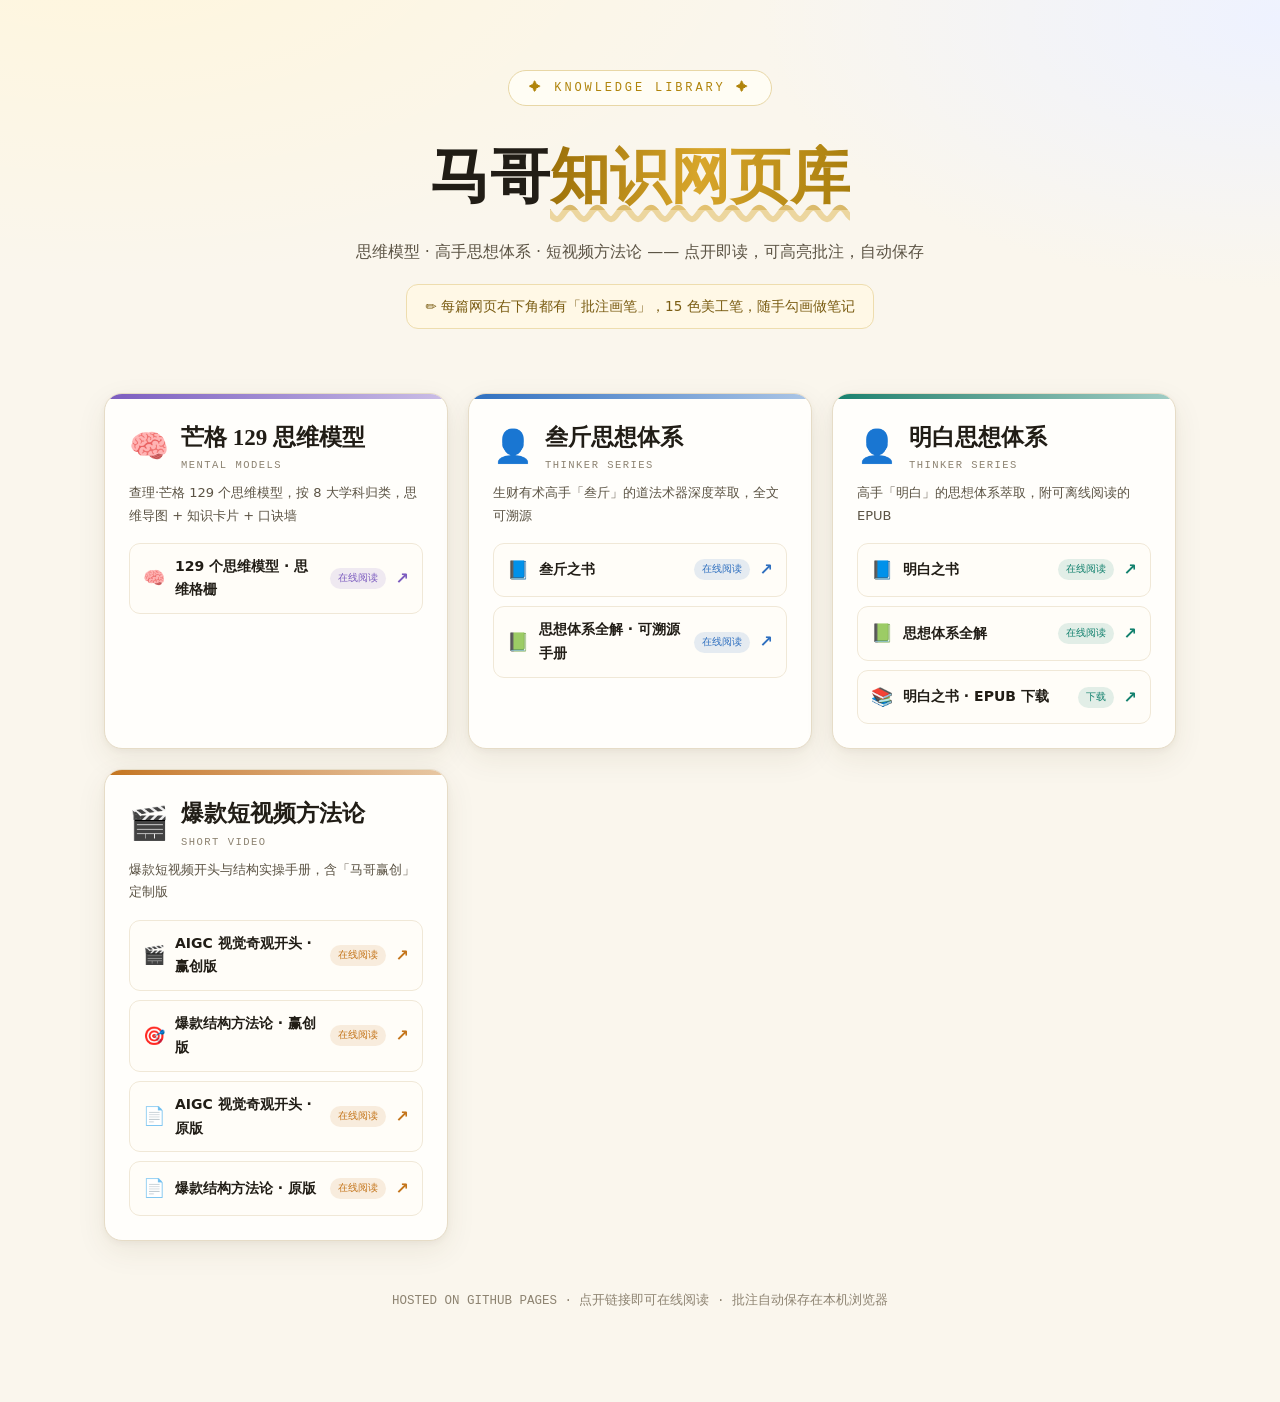
<file: index.html>
<!DOCTYPE html>
<html lang="zh-CN">
<head>
<meta charset="UTF-8">
<meta name="viewport" content="width=device-width, initial-scale=1.0">
<title>马哥知识网页库 · 在线阅读</title>
<style>
:root{
  --paper:#faf6ed; --card:#fffefb; --ink:#211d16; --ink2:#5b5344; --ink3:#8d8371;
  --line:#e6dcc7; --gold:#B0840B; --gold2:#D8A62B; --red:#B23A2E;
  --serif:"Songti SC","STSong","Noto Serif SC","Source Han Serif SC",serif;
  --sans:"PingFang SC","Microsoft YaHei","Noto Sans SC",system-ui,sans-serif;
  --mono:"JetBrains Mono","SFMono-Regular",Consolas,"Courier New",monospace;
  --shadow:0 10px 30px rgba(74,58,28,.08),0 2px 6px rgba(74,58,28,.05);
  --shadow-lg:0 20px 50px rgba(74,58,28,.14),0 4px 12px rgba(74,58,28,.07);
}
*{box-sizing:border-box}
body{margin:0;color:var(--ink);font-family:var(--sans);line-height:1.7;
  background-color:var(--paper);
  background-image:radial-gradient(1200px 600px at 8% -8%,#fff6dc 0,transparent 58%),
    radial-gradient(1000px 520px at 100% 2%,#eef2ff 0,transparent 52%);
  background-attachment:fixed;-webkit-font-smoothing:antialiased}
.wrap{max-width:1120px;margin:0 auto;padding:0 24px 90px}
.hero{padding:70px 0 30px;text-align:center}
.kicker{display:inline-block;font-family:var(--mono);font-size:12px;letter-spacing:.24em;color:var(--gold);
  border:1px solid #e8d7a6;border-radius:40px;padding:7px 20px;background:#fffdf4}
.hero h1{font-family:var(--serif);font-size:clamp(36px,6vw,60px);margin:20px 0 10px;font-weight:900}
.hero h1 .gold{background:linear-gradient(100deg,#9a6f08,#d8a62b,#a67c0c);-webkit-background-clip:text;background-clip:text;color:transparent;
  text-decoration:underline;text-decoration-style:wavy;text-decoration-color:#d8a62b66;text-underline-offset:9px}
.hero p{color:var(--ink2);font-size:16px;max-width:660px;margin:0 auto}
.tip{display:inline-flex;align-items:center;gap:8px;margin-top:18px;background:#fff8e6;border:1px solid #eeddae;
  border-radius:12px;padding:10px 18px;font-size:13.5px;color:#7a5c12}
.grid{display:grid;grid-template-columns:repeat(auto-fit,minmax(330px,1fr));gap:20px;margin-top:34px}
.cat{background:var(--card);border:1.5px solid var(--line);border-radius:18px;padding:24px;box-shadow:var(--shadow);
  position:relative;overflow:hidden;transition:transform .2s,box-shadow .2s}
.cat:hover{transform:translateY(-5px);box-shadow:var(--shadow-lg)}
.cat::before{content:"";position:absolute;top:0;left:0;right:0;height:5px;background:linear-gradient(90deg,var(--sc),color-mix(in srgb,var(--sc) 40%,#fff))}
.cat-hd{display:flex;align-items:center;gap:12px;margin-bottom:6px}
.cat-ico{font-size:32px}
.cat h2{font-family:var(--serif);font-size:23px;margin:0;font-weight:900}
.cat .en{font-family:var(--mono);font-size:10.5px;color:var(--ink3);letter-spacing:.14em}
.cat .desc{font-size:13px;color:var(--ink2);margin:8px 0 16px;min-height:40px}
.links{display:flex;flex-direction:column;gap:9px}
.lnk{display:flex;align-items:center;gap:10px;text-decoration:none;color:var(--ink);
  background:#fffdf8;border:1px solid var(--line2,#f0e8d7);border-radius:11px;padding:11px 13px;transition:.16s}
.lnk:hover{border-color:var(--sc);background:#fff;border-color:var(--sc);transform:translateX(3px)}
.lnk .li{font-size:18px}
.lnk .lt{flex:1;font-size:14px;font-weight:700}
.lnk .tag{font-family:var(--mono);font-size:10px;color:var(--sc);background:color-mix(in srgb,var(--sc) 12%,transparent);
  padding:2px 8px;border-radius:20px;white-space:nowrap}
.lnk .arw{color:var(--sc);font-weight:900}
.footer{text-align:center;margin-top:50px;color:var(--ink3);font-size:12.5px;font-family:var(--mono)}
</style>
</head>
<body>
<div class="wrap">
  <header class="hero">
    <span class="kicker">✦ KNOWLEDGE LIBRARY ✦</span>
    <h1>马哥<span class="gold">知识网页库</span></h1>
    <p>思维模型 · 高手思想体系 · 短视频方法论 —— 点开即读，可高亮批注，自动保存</p>
    <div class="tip">✏️ 每篇网页右下角都有「批注画笔」，15 色美工笔，随手勾画做笔记</div>
  </header>

  <main class="grid">
    <section class="cat" style="--sc:#7C5CBF">
      <div class="cat-hd"><span class="cat-ico">🧠</span><div><h2>芒格 129 思维模型</h2><div class="en">MENTAL MODELS</div></div></div>
      <div class="desc">查理·芒格 129 个思维模型，按 8 大学科归类，思维导图 + 知识卡片 + 口诀墙</div>
      <div class="links">
        <a class="lnk" href="01-芒格129思维模型/芒格129个思维模型-思维格栅.html"><span class="li">🧠</span><span class="lt">129 个思维模型 · 思维格栅</span><span class="tag">在线阅读</span><span class="arw">↗</span></a>
      </div>
    </section>

    <section class="cat" style="--sc:#2E6FBF">
      <div class="cat-hd"><span class="cat-ico">👤</span><div><h2>叁斤思想体系</h2><div class="en">THINKER SERIES</div></div></div>
      <div class="desc">生财有术高手「叁斤」的道法术器深度萃取，全文可溯源</div>
      <div class="links">
        <a class="lnk" href="02-叁斤思想体系/叁斤之书.html"><span class="li">📘</span><span class="lt">叁斤之书</span><span class="tag">在线阅读</span><span class="arw">↗</span></a>
        <a class="lnk" href="02-叁斤思想体系/叁斤思想体系全解-可溯源手册.html"><span class="li">📗</span><span class="lt">思想体系全解 · 可溯源手册</span><span class="tag">在线阅读</span><span class="arw">↗</span></a>
      </div>
    </section>

    <section class="cat" style="--sc:#12816E">
      <div class="cat-hd"><span class="cat-ico">👤</span><div><h2>明白思想体系</h2><div class="en">THINKER SERIES</div></div></div>
      <div class="desc">高手「明白」的思想体系萃取，附可离线阅读的 EPUB</div>
      <div class="links">
        <a class="lnk" href="03-明白思想体系/明白之书.html"><span class="li">📘</span><span class="lt">明白之书</span><span class="tag">在线阅读</span><span class="arw">↗</span></a>
        <a class="lnk" href="03-明白思想体系/明白思想体系全解.html"><span class="li">📗</span><span class="lt">思想体系全解</span><span class="tag">在线阅读</span><span class="arw">↗</span></a>
        <a class="lnk" href="03-明白思想体系/明白之书.epub"><span class="li">📚</span><span class="lt">明白之书 · EPUB 下载</span><span class="tag">下载</span><span class="arw">↗</span></a>
      </div>
    </section>

    <section class="cat" style="--sc:#C4751B">
      <div class="cat-hd"><span class="cat-ico">🎬</span><div><h2>爆款短视频方法论</h2><div class="en">SHORT VIDEO</div></div></div>
      <div class="desc">爆款短视频开头与结构实操手册，含「马哥赢创」定制版</div>
      <div class="links">
        <a class="lnk" href="04-爆款短视频方法论/AIGC视觉奇观开头实操手册-马哥赢创版.html"><span class="li">🎬</span><span class="lt">AIGC 视觉奇观开头 · 赢创版</span><span class="tag">在线阅读</span><span class="arw">↗</span></a>
        <a class="lnk" href="04-爆款短视频方法论/爆款短视频结构方法论-马哥赢创版.html"><span class="li">🎯</span><span class="lt">爆款结构方法论 · 赢创版</span><span class="tag">在线阅读</span><span class="arw">↗</span></a>
        <a class="lnk" href="04-爆款短视频方法论/AIGC视觉奇观开头实操手册.html"><span class="li">📄</span><span class="lt">AIGC 视觉奇观开头 · 原版</span><span class="tag">在线阅读</span><span class="arw">↗</span></a>
        <a class="lnk" href="04-爆款短视频方法论/爆款短视频结构方法论.html"><span class="li">📄</span><span class="lt">爆款结构方法论 · 原版</span><span class="tag">在线阅读</span><span class="arw">↗</span></a>
      </div>
    </section>
  </main>

  <div class="footer">HOSTED ON GITHUB PAGES · 点开链接即可在线阅读 · 批注自动保存在本机浏览器</div>
</div>
</body>
</html>
</file>
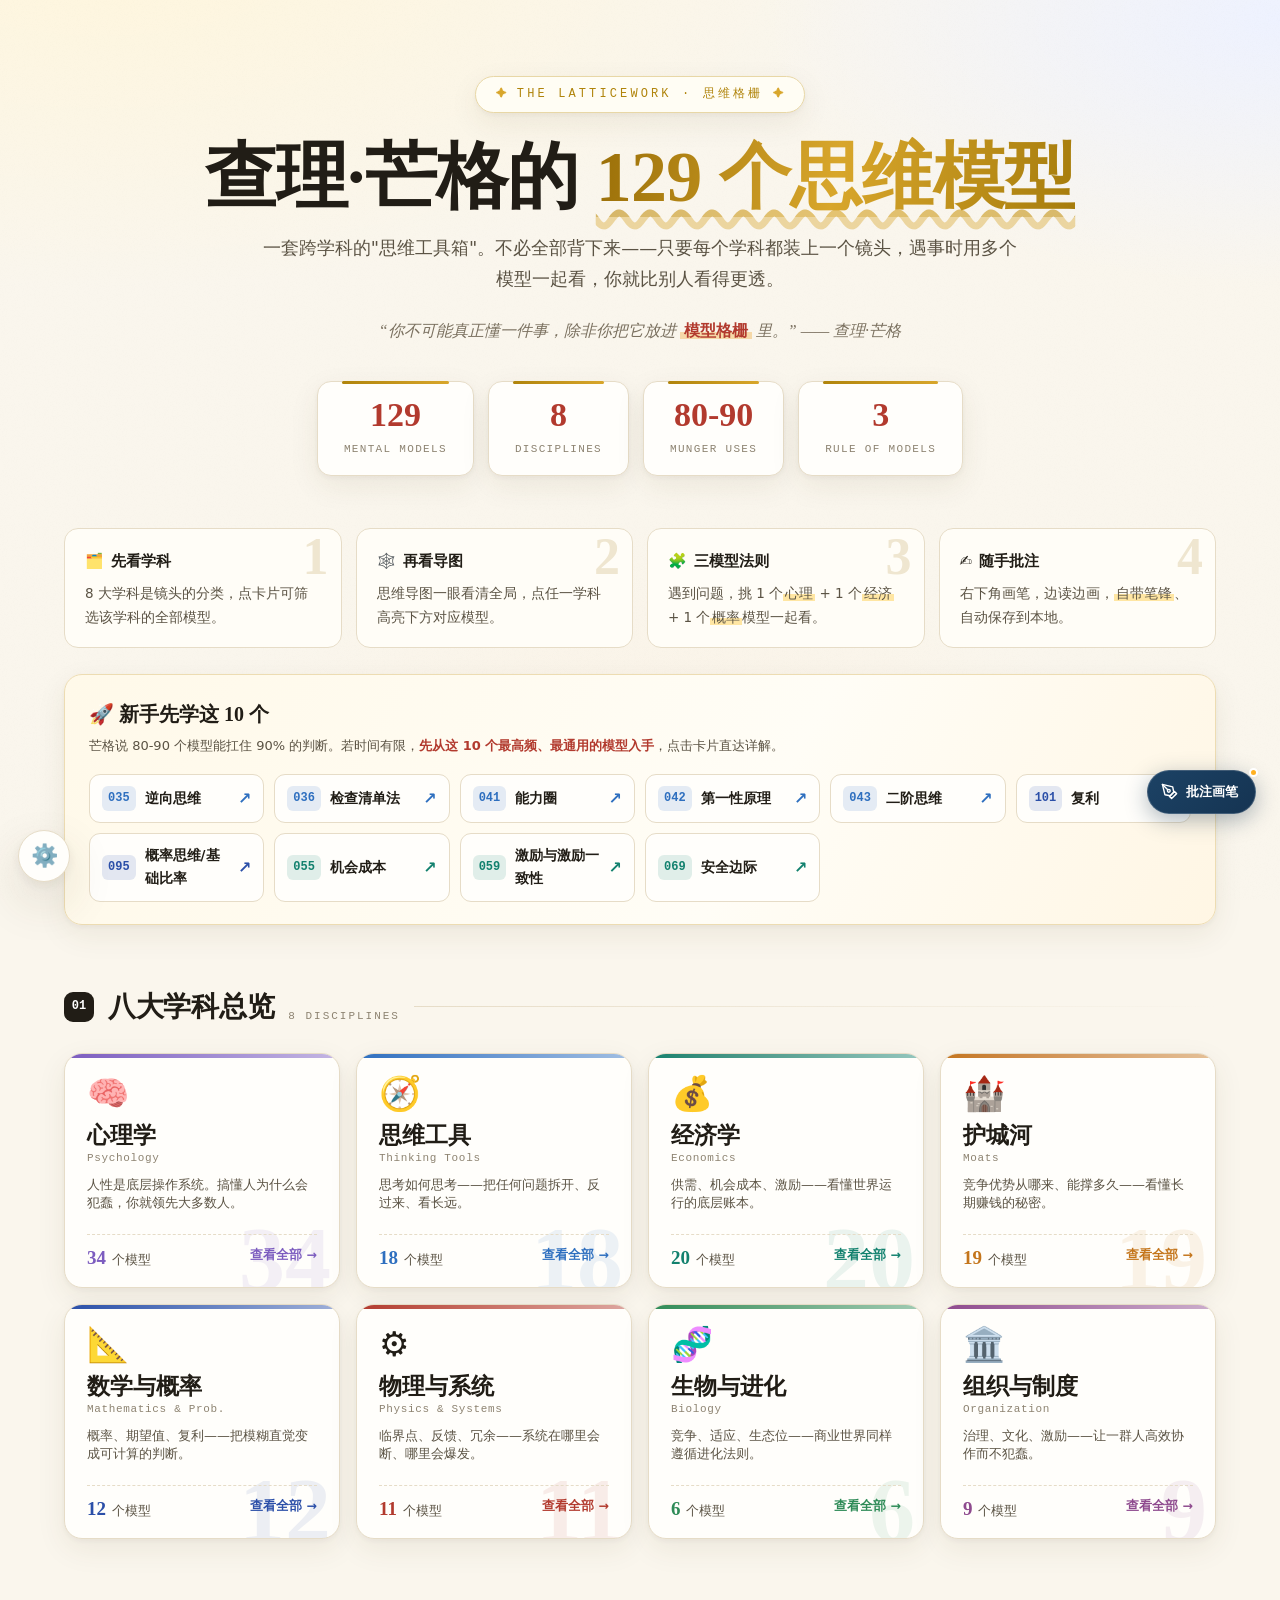
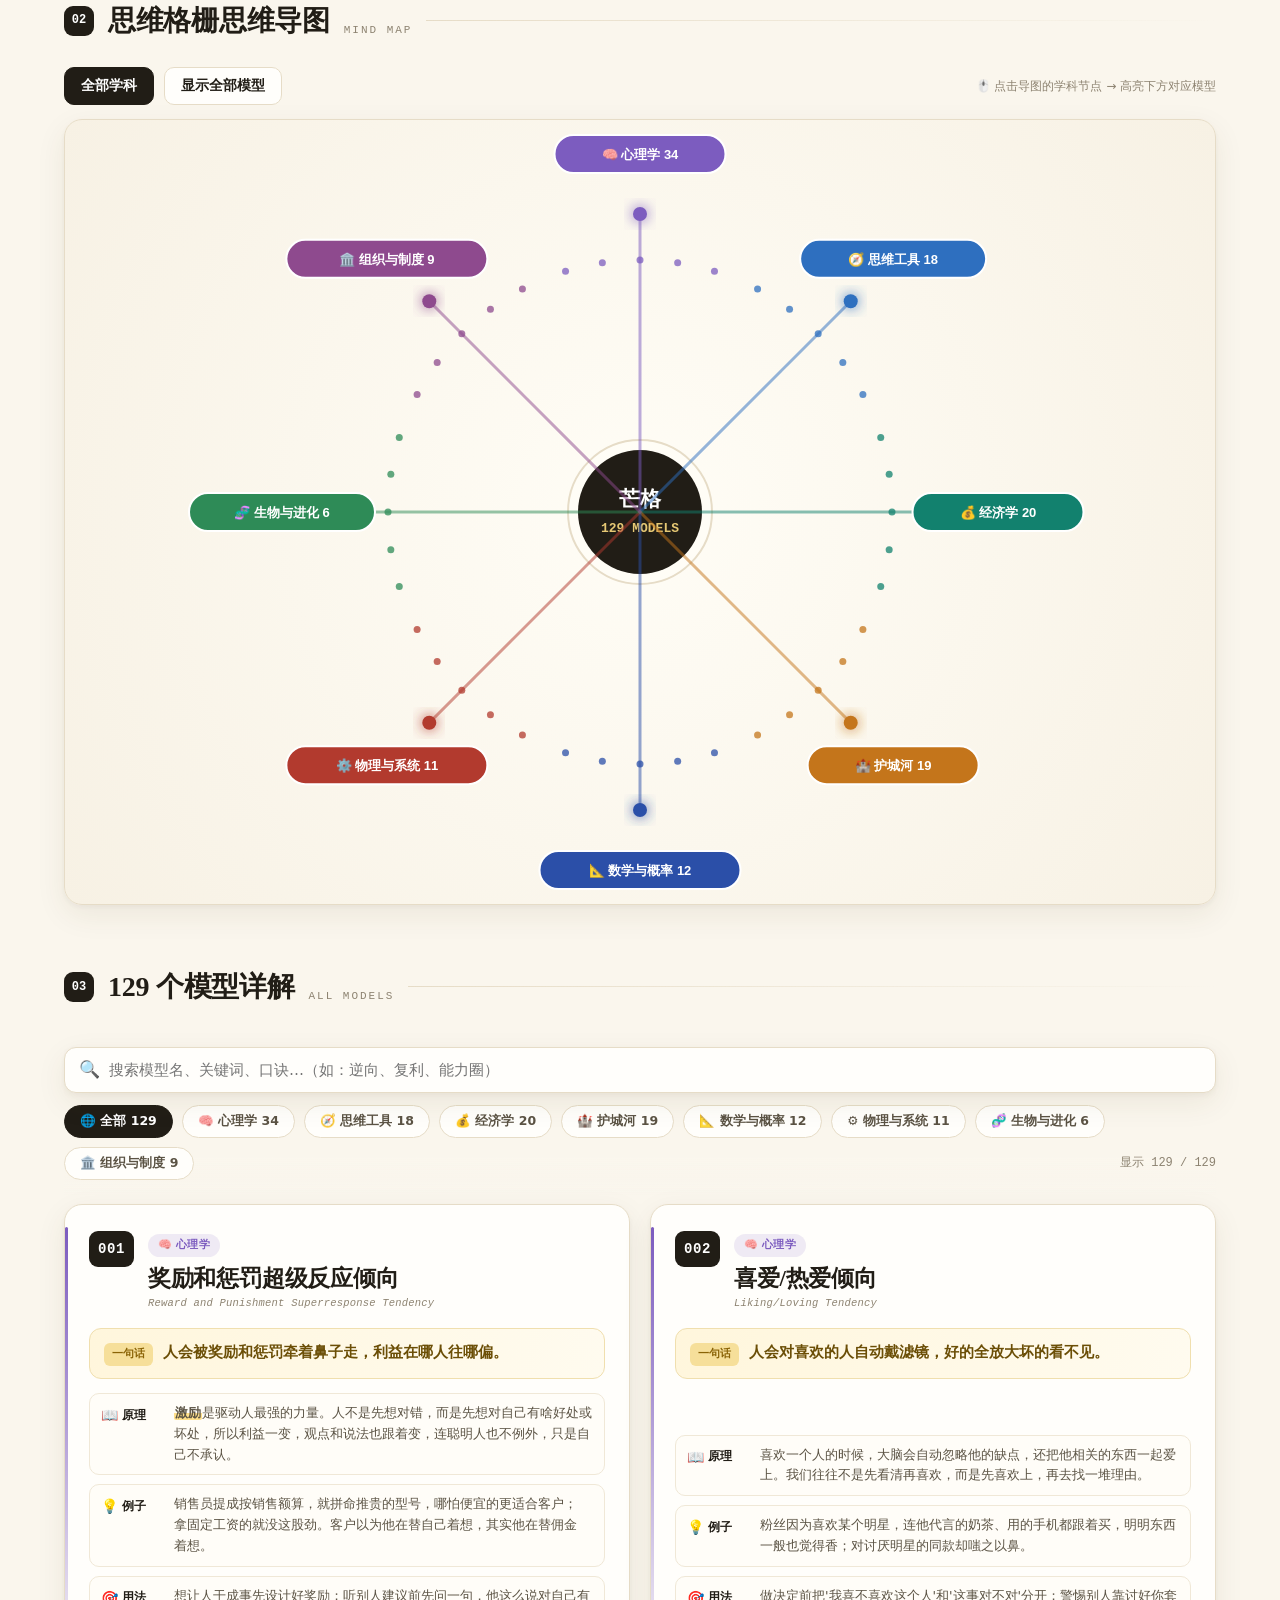
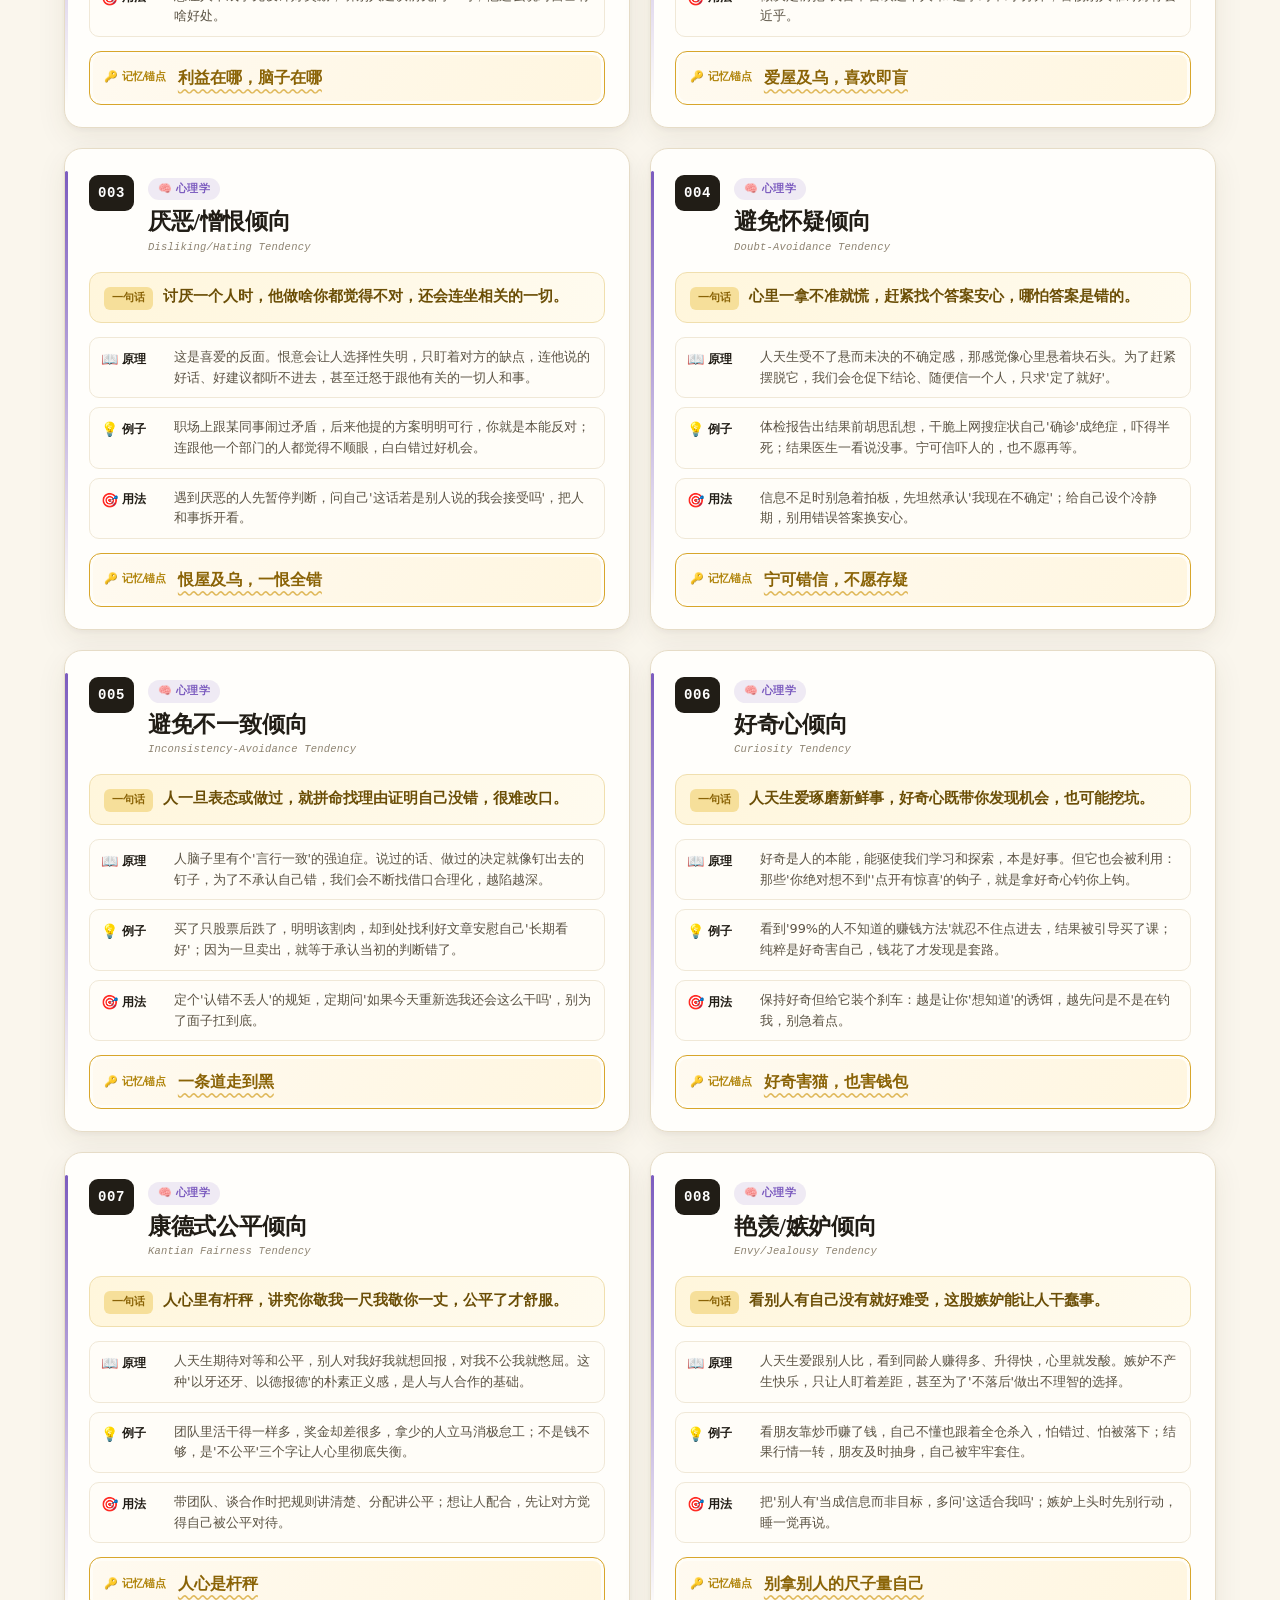
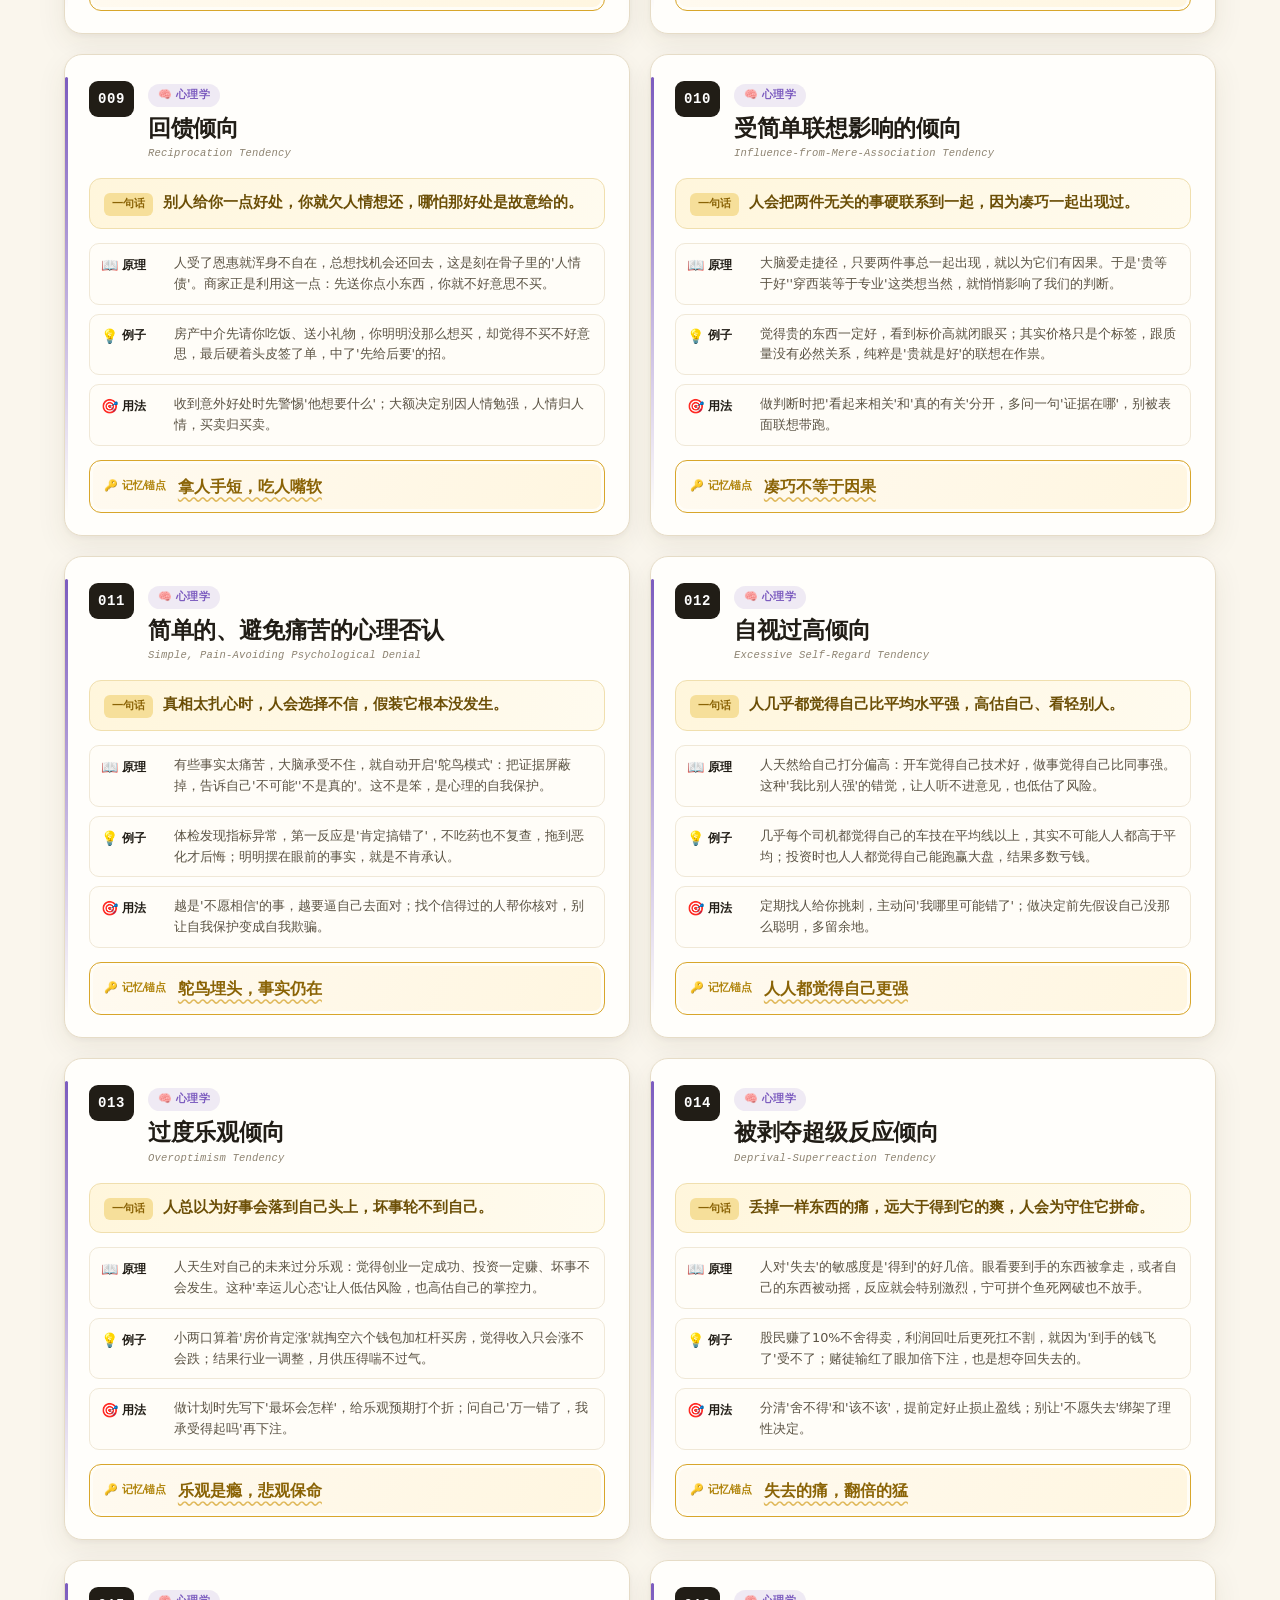
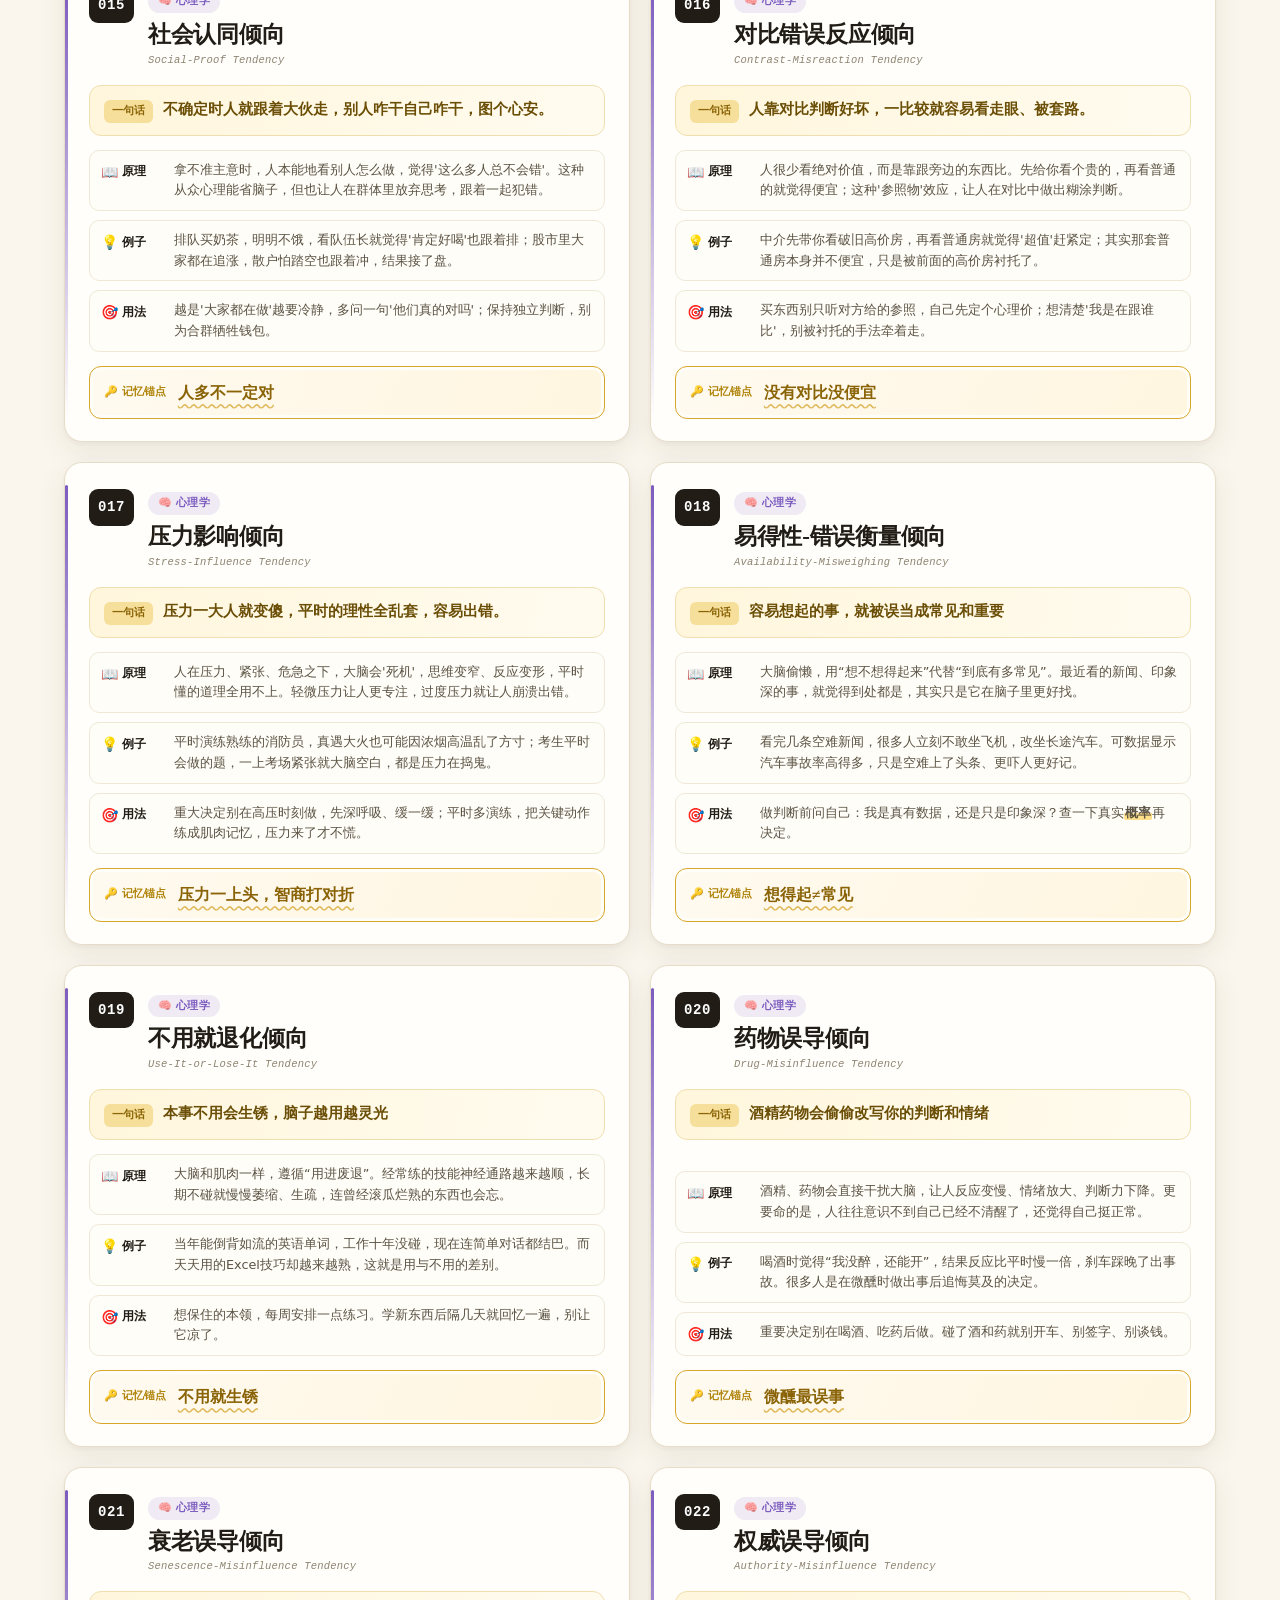
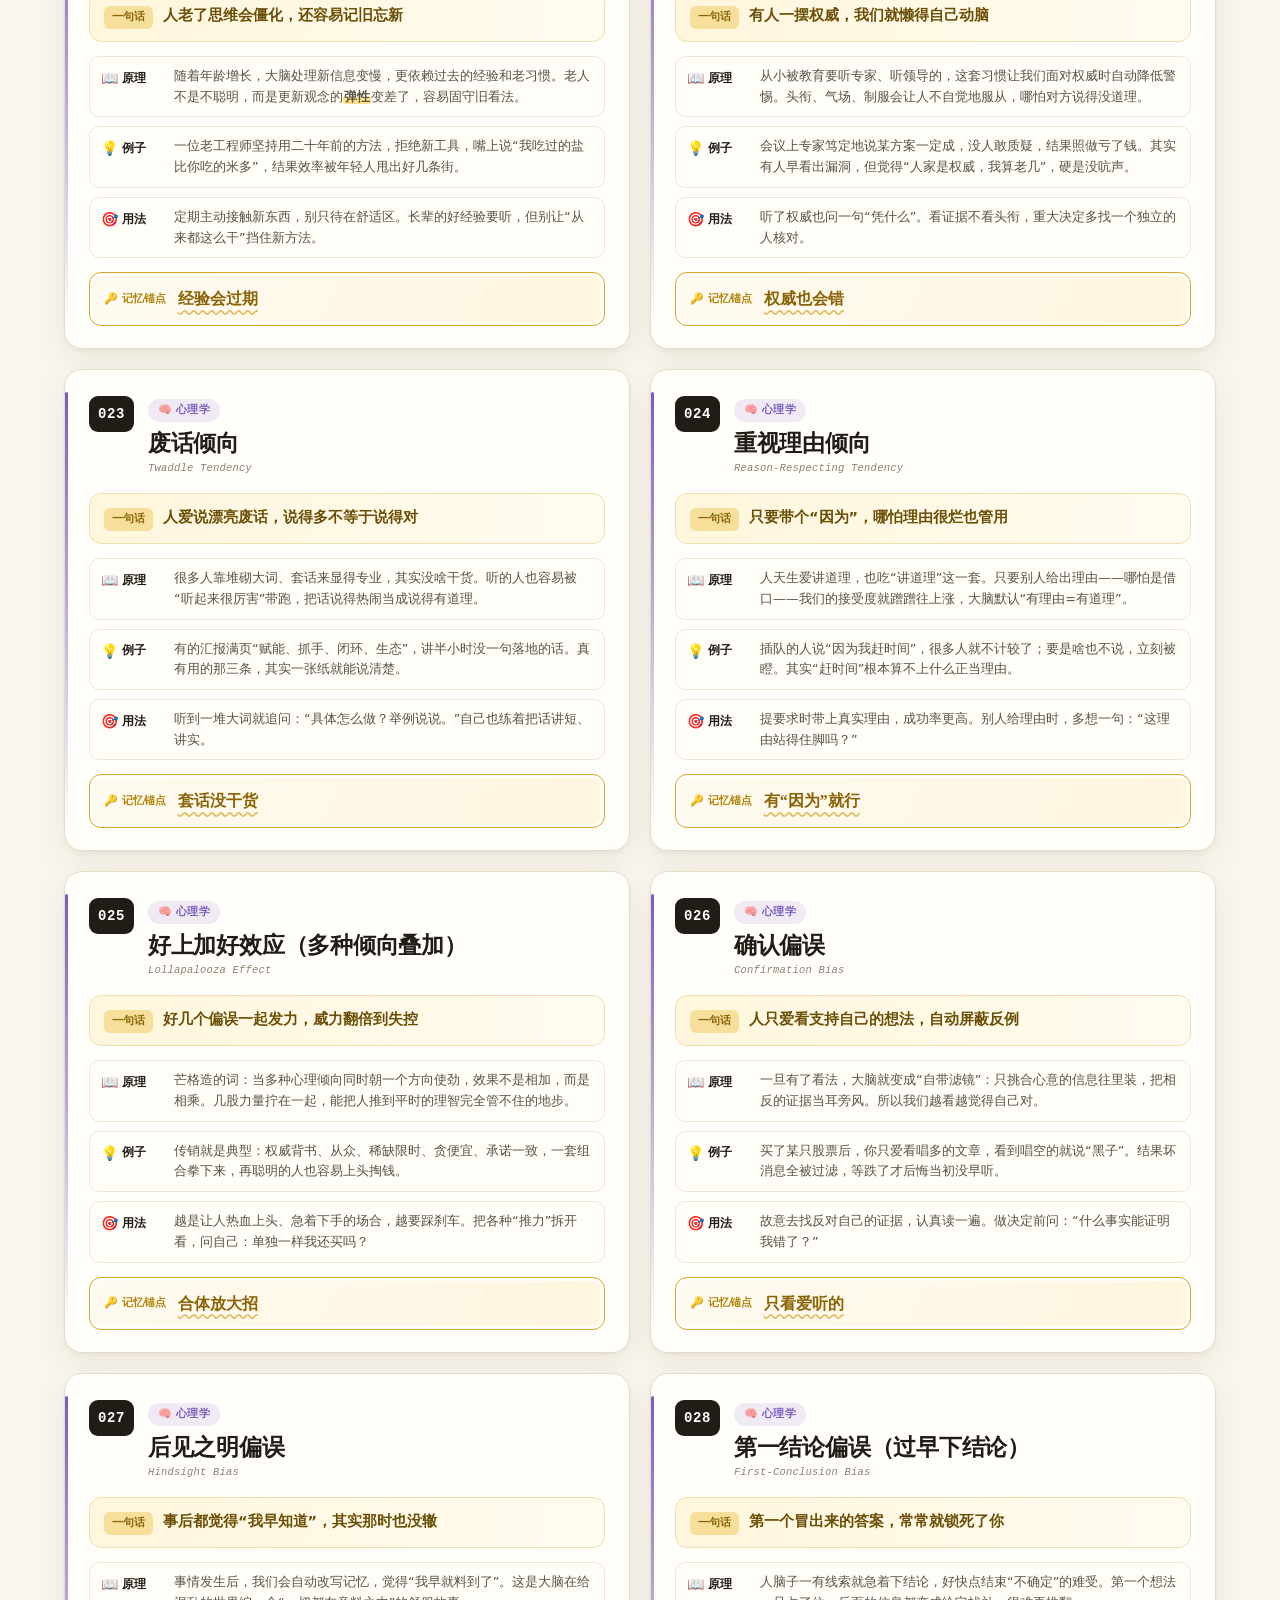
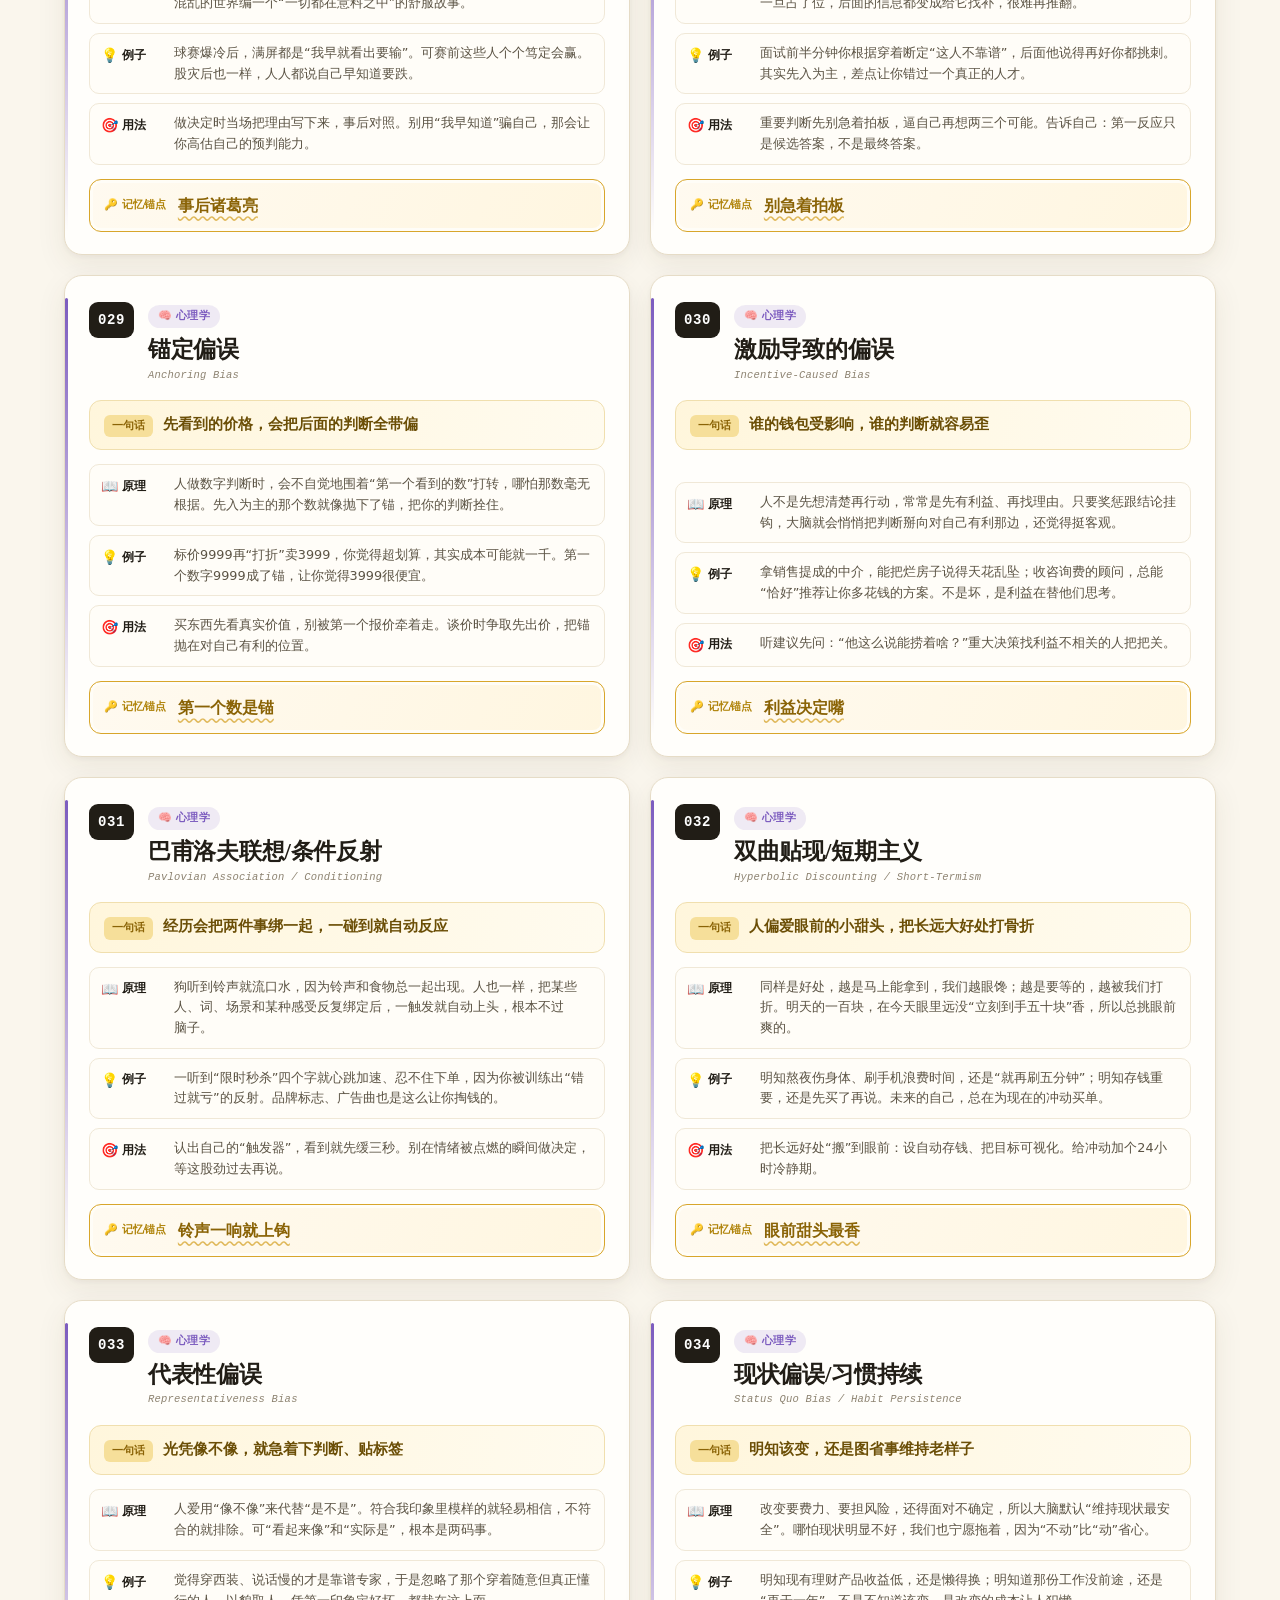
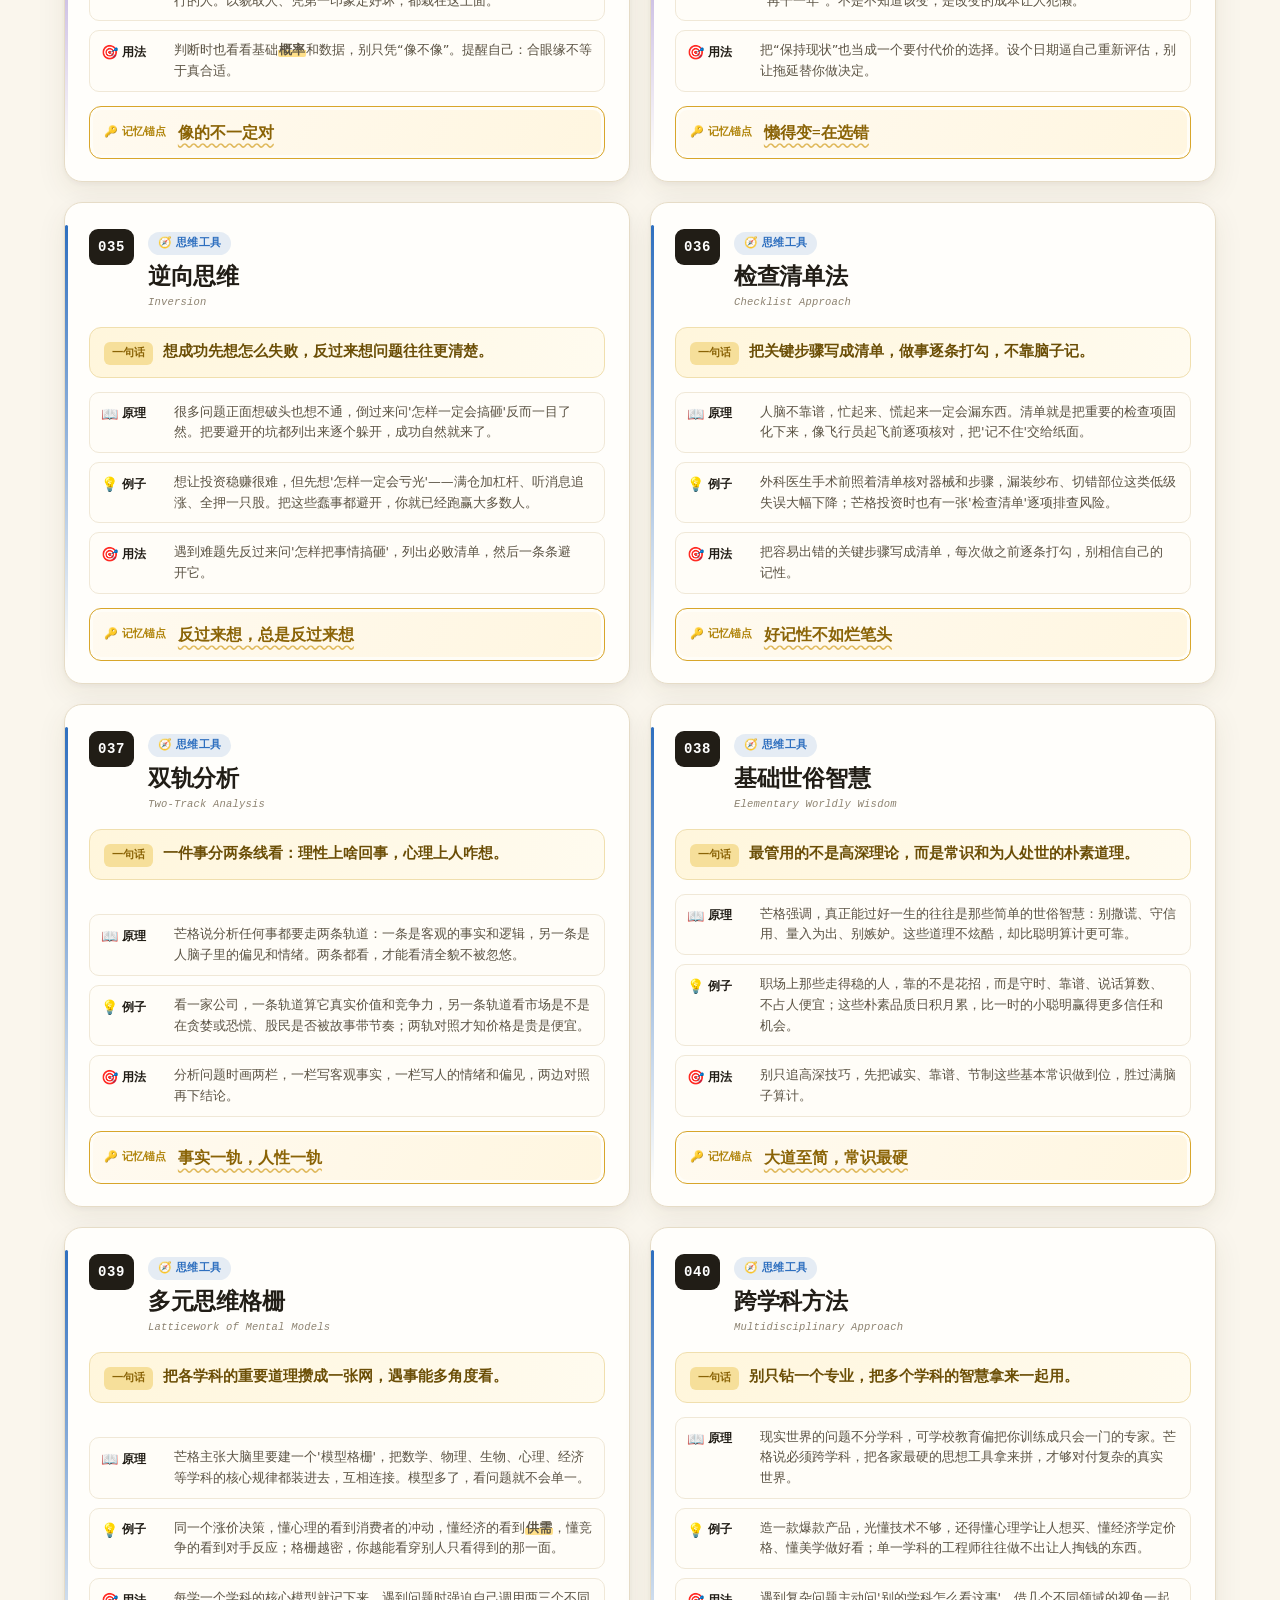
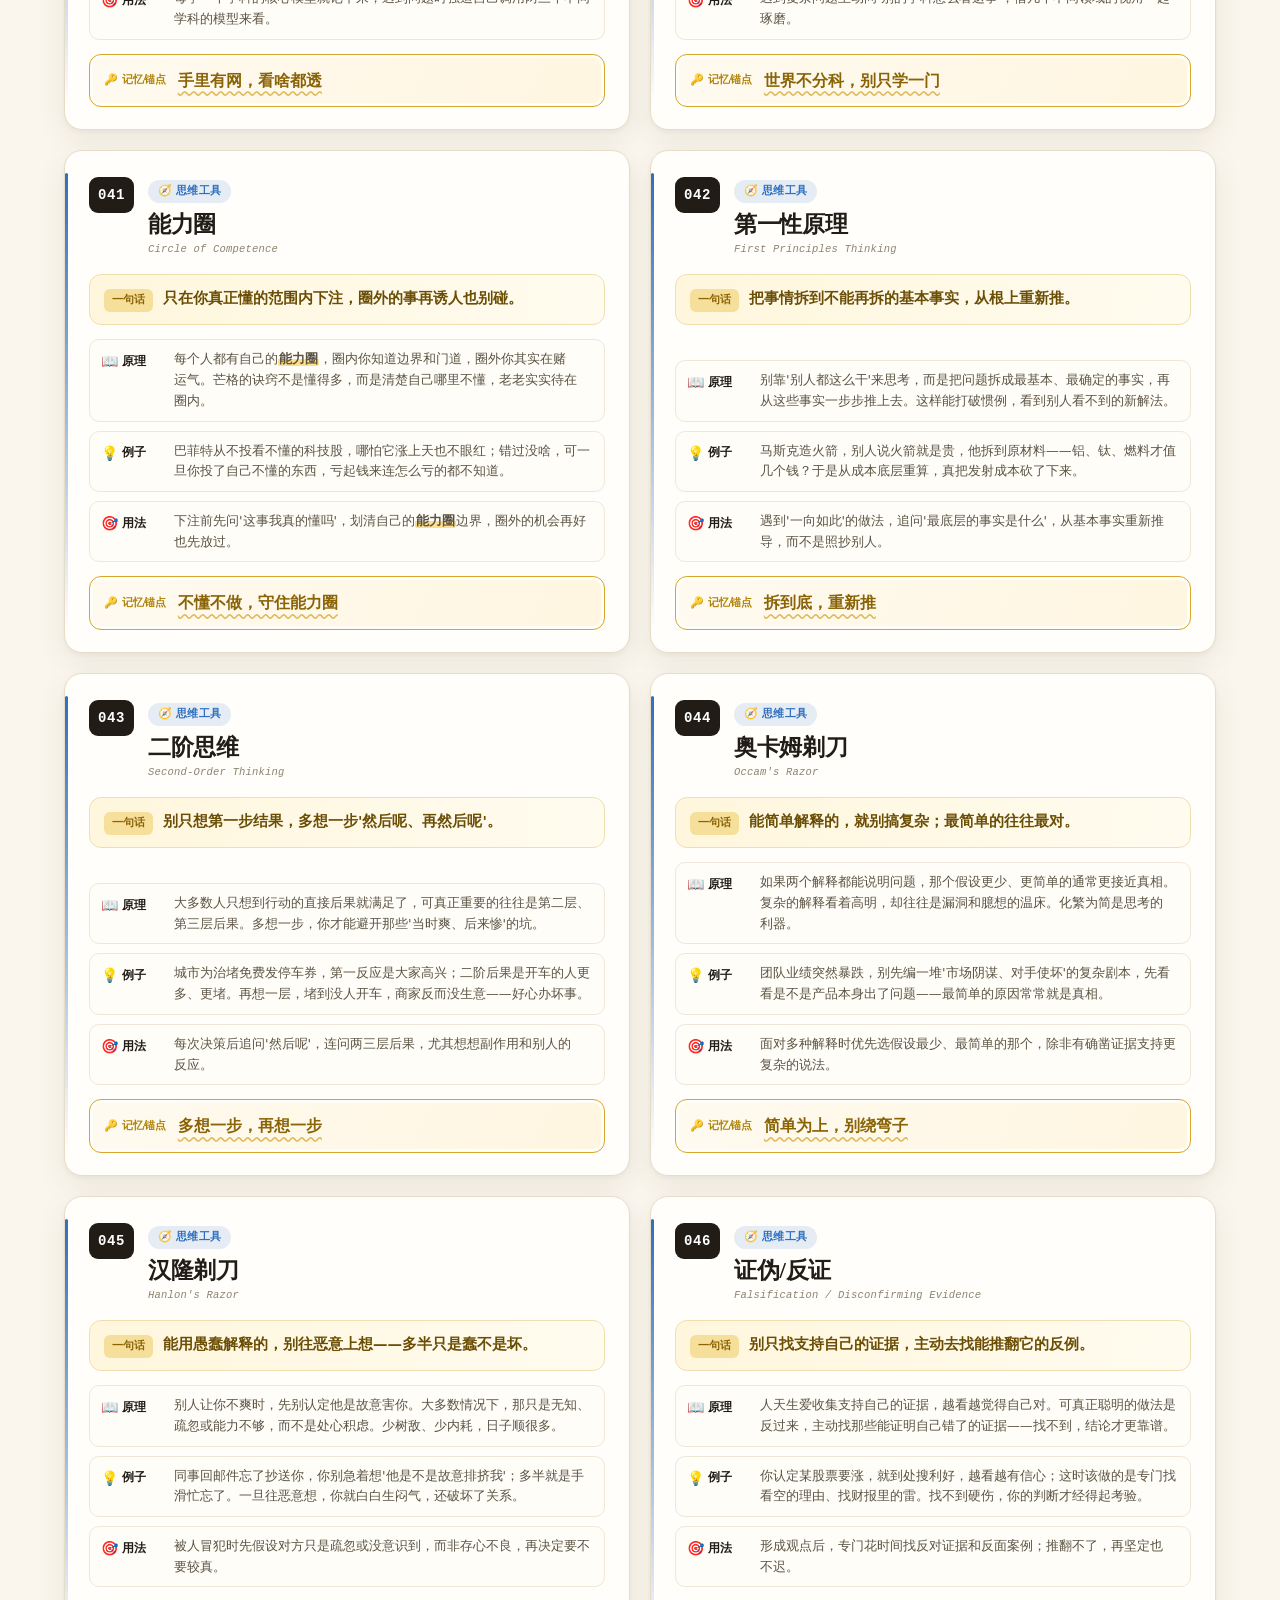
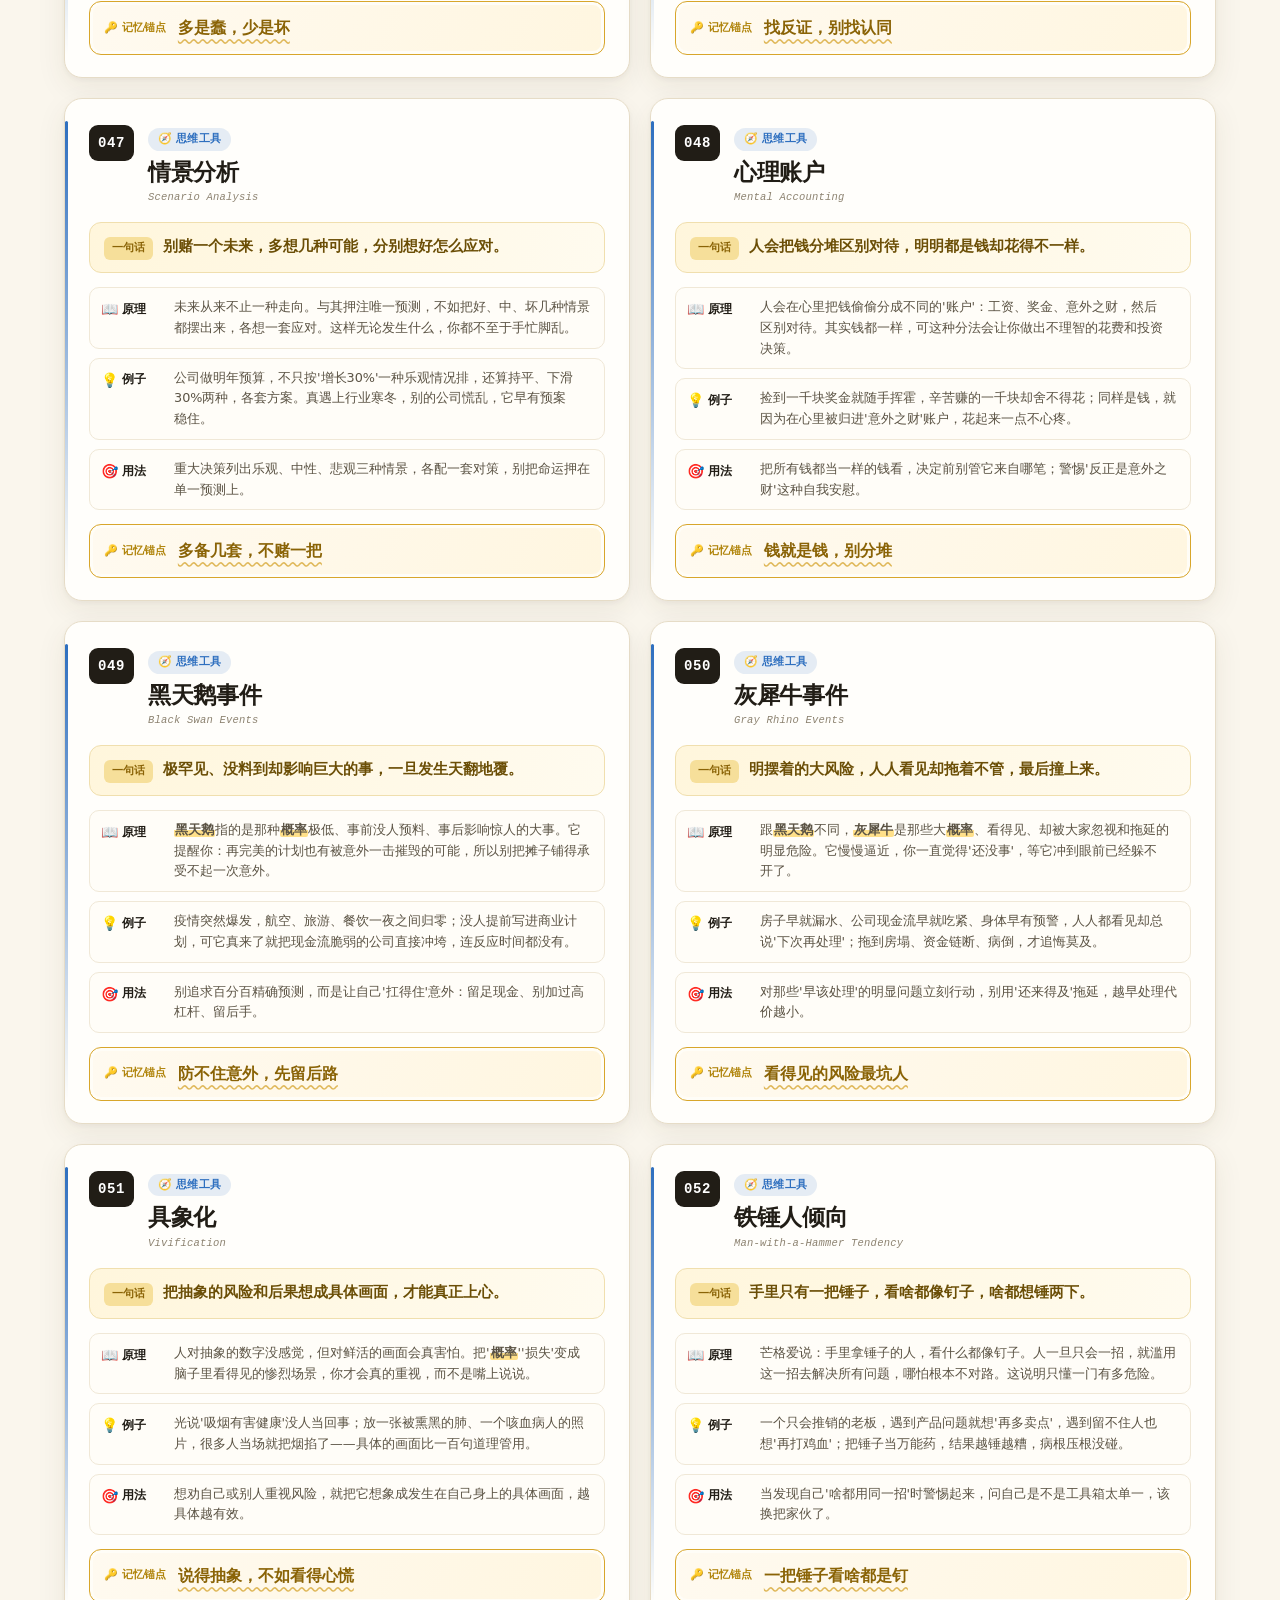
<file: 01-芒格129思维模型/芒格129个思维模型-思维格栅.html>
<!DOCTYPE html>
<html lang="zh-CN">
<head>
<meta charset="UTF-8">
<meta name="viewport" content="width=device-width, initial-scale=1.0">
<title>查理·芒格 129 个思维模型 · 思维格栅</title>
<style>
:root{
  --paper:#faf6ed; --paper2:#fffdf7; --card:#fffefb; --ink:#211d16; --ink2:#5b5344; --ink3:#8d8371;
  --line:#e6dcc7; --line2:#f0e8d7; --gold:#B0840B; --gold2:#D8A62B; --red:#B23A2E;
  --serif:"Songti SC","STSong","Noto Serif SC","Source Han Serif SC",serif;
  --sans:"PingFang SC","Microsoft YaHei","Noto Sans SC",system-ui,sans-serif;
  --mono:"JetBrains Mono","SFMono-Regular",Consolas,"Courier New",monospace;
  --shadow:0 10px 30px rgba(74,58,28,.08),0 2px 6px rgba(74,58,28,.05);
  --shadow-lg:0 20px 50px rgba(74,58,28,.14),0 4px 12px rgba(74,58,28,.07);
  --fs:1; --radius:18px;
}
*{box-sizing:border-box}
html{scroll-behavior:smooth}
body{
  margin:0;color:var(--ink);font-family:var(--sans);
  font-size:calc(16px * var(--fs));line-height:1.72;-webkit-font-smoothing:antialiased;
  background-color:var(--paper);
  background-image:
    radial-gradient(1300px 620px at 8% -8%,#fff6dc 0,transparent 58%),
    radial-gradient(1000px 520px at 100% 2%,#eef2ff 0,transparent 52%),
    radial-gradient(900px 700px at 50% 105%,#fbf1e2 0,transparent 60%);
  background-attachment:fixed;
}
body::before{content:"";position:fixed;inset:0;pointer-events:none;z-index:0;opacity:.5;
  background-image:url("data:image/svg+xml,%3Csvg xmlns='http://www.w3.org/2000/svg' width='120' height='120'%3E%3Cfilter id='n'%3E%3CfeTurbulence type='fractalNoise' baseFrequency='.9' numOctaves='3' stitchTiles='stitch'/%3E%3C/filter%3E%3Crect width='100%25' height='100%25' filter='url(%23n)' opacity='.035'/%3E%3C/svg%3E");}
.wrap{position:relative;z-index:1;max-width:1200px;margin:0 auto;padding:0 24px 130px}

#progress{position:fixed;top:0;left:0;height:4px;width:0;z-index:60;
  background:linear-gradient(90deg,var(--gold),var(--gold2),var(--red));box-shadow:0 0 10px #d8a62b88}

/* ---------- Hero ---------- */
.hero{padding:76px 0 34px;text-align:center;position:relative}
.hero .kicker{display:inline-flex;align-items:center;gap:10px;font-family:var(--mono);
  font-size:calc(12px * var(--fs));letter-spacing:.26em;color:var(--gold);
  border:1px solid #e8d7a6;border-radius:40px;padding:7px 20px;background:#fffdf4;box-shadow:var(--shadow)}
.hero .kicker::before,.hero .kicker::after{content:"✦";color:var(--gold2);font-size:11px;letter-spacing:0}
.hero h1{font-family:var(--serif);font-size:clamp(38px,6.4vw,72px);line-height:1.12;margin:24px 0 16px;
  font-weight:900;letter-spacing:-.01em;color:var(--ink)}
.hero h1 .gold{background:linear-gradient(100deg,#9a6f08,#d8a62b,#a67c0c);-webkit-background-clip:text;background-clip:text;color:transparent;
  text-decoration:underline;text-decoration-style:wavy;text-decoration-color:#d8a62b66;text-underline-offset:10px}
.hero .sub{font-size:calc(18px * var(--fs));color:var(--ink2);max-width:760px;margin:0 auto 22px;text-wrap:pretty}
.hero .quote{font-family:var(--serif);font-size:calc(16px * var(--fs));color:#7a705f;font-style:italic;max-width:800px;margin:0 auto}
.hero .quote b{color:var(--red);font-style:normal;font-weight:800;
  background:linear-gradient(transparent 58%,#f6d9a8 58%);padding:0 4px}
.stats{display:flex;gap:14px;justify-content:center;flex-wrap:wrap;margin-top:36px}
.stat{position:relative;background:var(--card);border:1px solid var(--line);border-radius:14px;
  padding:16px 26px;min-width:132px;box-shadow:var(--shadow)}
.stat::after{content:"";position:absolute;top:-1px;left:24px;right:24px;height:3px;
  background:linear-gradient(90deg,var(--gold),var(--gold2));border-radius:3px}
.stat .num{font-family:var(--serif);font-size:calc(34px * var(--fs));font-weight:900;color:var(--red);line-height:1}
.stat .lbl{font-family:var(--mono);font-size:calc(11px * var(--fs));color:var(--ink3);margin-top:8px;letter-spacing:.12em}

/* ---------- 学习方法引导 ---------- */
.howto{display:grid;grid-template-columns:repeat(auto-fit,minmax(238px,1fr));gap:14px;margin:18px 0 12px}
.ht{background:var(--paper2);border:1px solid var(--line);border-radius:14px;padding:18px 20px;position:relative;overflow:hidden}
.ht .n{position:absolute;right:12px;top:2px;font-family:var(--serif);font-size:calc(52px * var(--fs));font-weight:900;color:#efe6d0;line-height:1}
.ht b{font-size:calc(15px * var(--fs));font-weight:800;position:relative}
.ht b .ico{margin-right:7px}
.ht p{margin:8px 0 0;font-size:calc(13.5px * var(--fs));color:var(--ink2);position:relative;text-wrap:pretty}
.ht mark{background:linear-gradient(transparent 55%,#ffe6a3 55%);color:inherit;padding:0 2px}

/* ---------- 新手先学 ---------- */
.starter-box{margin:26px 0 6px;background:linear-gradient(120deg,#fff9e9,#fffdf6 60%,#fff6e4);
  border:1px solid #eddcb2;border-radius:var(--radius);padding:22px 24px;box-shadow:var(--shadow)}
.starter-box h3{font-family:var(--serif);font-size:calc(20px * var(--fs));margin:0 0 4px;font-weight:900}
.starter-box .hint{font-size:calc(13px * var(--fs));color:var(--ink2);margin:0 0 16px}
.starter-box .hint b{color:var(--red)}
.starters{display:grid;grid-template-columns:repeat(auto-fill,minmax(168px,1fr));gap:10px}
.starter{display:flex;align-items:center;gap:9px;text-decoration:none;color:var(--ink);
  background:var(--card);border:1px solid var(--line);border-radius:11px;padding:10px 12px;transition:.18s}
.starter:hover{transform:translateY(-3px);box-shadow:var(--shadow);border-color:var(--sc)}
.starter .s-num{font-family:var(--mono);font-size:calc(12px * var(--fs));font-weight:800;color:var(--sc);
  background:color-mix(in srgb,var(--sc) 13%,transparent);padding:2px 6px;border-radius:6px}
.starter .s-name{font-size:calc(13.5px * var(--fs));font-weight:700;flex:1}
.starter .s-arrow{color:var(--sc);font-weight:800}

/* ---------- 区块标题 ---------- */
.sec-title{display:flex;align-items:center;gap:14px;margin:58px 0 22px}
.sec-title .badge{font-family:var(--mono);font-size:calc(12px * var(--fs));font-weight:800;color:#fff;background:var(--ink);
  width:30px;height:30px;border-radius:9px;display:inline-flex;align-items:center;justify-content:center}
.sec-title h2{font-family:var(--serif);font-size:calc(28px * var(--fs));margin:0;font-weight:900;letter-spacing:-.01em}
.sec-title .en{font-family:var(--mono);font-size:calc(11px * var(--fs));color:var(--ink3);letter-spacing:.18em;text-transform:uppercase;align-self:flex-end;padding-bottom:5px}
.sec-title .bar{flex:1;height:1px;background:linear-gradient(90deg,var(--line),transparent)}

/* ---------- 学科卡片 ---------- */
.subjects{display:grid;grid-template-columns:repeat(auto-fit,minmax(258px,1fr));gap:16px}
.subcard{cursor:pointer;position:relative;overflow:hidden;text-align:left;background:var(--card);
  border:1.5px solid var(--line);border-radius:var(--radius);padding:22px 22px 18px;box-shadow:var(--shadow);
  transition:transform .22s cubic-bezier(.2,.8,.2,1),box-shadow .22s,border-color .22s;font-family:inherit;color:inherit}
.subcard::before{content:"";position:absolute;inset:0 0 auto 0;height:4px;
  background:linear-gradient(90deg,var(--sc),color-mix(in srgb,var(--sc) 45%,#fff))}
.subcard:hover{transform:translateY(-6px);box-shadow:var(--shadow-lg);border-color:var(--sc)}
.subcard.active{border-color:var(--sc);box-shadow:0 0 0 3px color-mix(in srgb,var(--sc) 18%,transparent),var(--shadow-lg)}
.sub-watermark{position:absolute;right:8px;bottom:-18px;font-family:var(--serif);font-size:calc(92px * var(--fs));
  font-weight:900;color:color-mix(in srgb,var(--sc) 9%,transparent);line-height:1;pointer-events:none}
.sub-icon{font-size:calc(34px * var(--fs));line-height:1;display:block;position:relative}
.sub-name{display:block;font-family:var(--serif);font-size:calc(23px * var(--fs));font-weight:900;margin-top:10px;position:relative}
.sub-en{display:block;font-family:var(--mono);font-size:calc(11px * var(--fs));color:var(--ink3);letter-spacing:.06em;margin-top:1px}
.sub-desc{display:block;font-size:calc(13px * var(--fs));color:var(--ink2);margin:12px 0 0;min-height:44px;position:relative;text-wrap:pretty}
.sub-foot{display:block;margin-top:14px;padding-top:12px;border-top:1px dashed var(--line);font-size:calc(12.5px * var(--fs));color:var(--ink2);position:relative}
.sub-foot b{font-family:var(--serif);font-size:calc(19px * var(--fs));color:var(--sc);margin-right:2px}
.sub-go{float:right;color:var(--sc);font-weight:800}

/* ---------- 思维导图 ---------- */
.mm-wrap{background:radial-gradient(circle at 50% 50%,#fffdf6,#f7f1e4);border:1px solid var(--line);
  border-radius:var(--radius);padding:12px;box-shadow:var(--shadow);overflow:auto}
#mindmap{display:block;margin:0 auto;max-width:100%}
.mm-toolbar{display:flex;gap:10px;flex-wrap:wrap;margin-bottom:14px;align-items:center}
.mm-legend{margin-left:auto;font-size:calc(12px * var(--fs));color:var(--ink3);display:flex;align-items:center;gap:6px}

/* ---------- 通用按钮 ---------- */
.btn{border:1px solid var(--line);background:var(--card);color:var(--ink);border-radius:10px;
  padding:9px 16px;font-size:calc(13.5px * var(--fs));font-weight:700;cursor:pointer;font-family:inherit;transition:.15s}
.btn:hover{border-color:var(--gold);color:var(--gold)}
.btn.primary{background:var(--ink);color:#fff;border-color:var(--ink)}
.btn.primary:hover{background:#000;color:#fff}

/* ---------- 搜索/筛选 ---------- */
.controls{position:sticky;top:0;z-index:30;padding:14px 0 16px;margin-top:6px;
  background:linear-gradient(var(--paper) 76%,transparent)}
.search{flex:1;min-width:240px;position:relative}
.search input{width:100%;padding:13px 16px 13px 44px;border:1.5px solid var(--line);border-radius:12px;
  font-size:calc(15px * var(--fs));background:var(--card);color:var(--ink);font-family:inherit;box-shadow:var(--shadow);outline:none}
.search input:focus{border-color:var(--gold);box-shadow:0 0 0 3px #d8a62b22}
.search .ic{position:absolute;left:15px;top:50%;transform:translateY(-50%);font-size:17px}
.chipbar{display:flex;gap:9px;flex-wrap:wrap;margin-top:12px}
.chip{border:1.5px solid var(--line);background:var(--card);border-radius:22px;padding:7px 15px;
  font-size:calc(12.5px * var(--fs));cursor:pointer;font-family:inherit;color:var(--ink2);white-space:nowrap;font-weight:600;transition:.15s}
.chip:hover{border-color:var(--gold);color:var(--gold)}
.chip.active{background:var(--ink);color:#fff;border-color:var(--ink)}
.result-info{font-family:var(--mono);font-size:calc(12px * var(--fs));color:var(--ink3);align-self:center;margin-left:auto;white-space:nowrap}

/* ---------- 模型卡片 ---------- */
.cards{display:grid;grid-template-columns:repeat(auto-fill,minmax(400px,1fr));gap:20px;margin-top:8px}
.mcard{position:relative;background:var(--card);border:1.5px solid var(--line);border-radius:var(--radius);
  padding:24px 24px 22px;box-shadow:var(--shadow);display:flex;flex-direction:column;
  transition:transform .2s cubic-bezier(.2,.8,.2,1),box-shadow .2s,border-color .2s}
.mcard:hover{transform:translateY(-5px);box-shadow:var(--shadow-lg)}
.mcard::before{content:"";position:absolute;left:0;top:22px;bottom:22px;width:3px;border-radius:3px;
  background:linear-gradient(var(--sc,var(--gold)),transparent)}
.mcard-head{display:flex;gap:14px;align-items:flex-start}
.m-id{font-family:var(--mono);font-size:calc(14px * var(--fs));font-weight:800;color:#fff;background:var(--ink);
  padding:6px 9px;border-radius:9px;letter-spacing:.04em;flex:0 0 auto;margin-top:2px}
.m-headmeta{flex:1;min-width:0}
.m-cat{display:inline-block;font-size:calc(11px * var(--fs));font-weight:800;color:var(--sc);
  background:color-mix(in srgb,var(--sc) 12%,transparent);padding:2px 10px;border-radius:20px;letter-spacing:.02em}
.m-name{font-family:var(--serif);font-size:calc(23px * var(--fs));font-weight:900;margin:7px 0 1px;line-height:1.28;letter-spacing:-.01em;text-wrap:pretty}
.m-en{font-family:var(--mono);font-size:calc(10.5px * var(--fs));color:var(--ink3);font-style:italic;letter-spacing:.02em;text-wrap:pretty}

.gist-box{display:flex;gap:10px;align-items:flex-start;margin:16px 0 14px;padding:12px 14px;
  background:linear-gradient(100deg,#fff6dc,#fffbef);border:1px solid #f0dfae;border-radius:12px}
.gist-tag{flex:0 0 auto;font-size:calc(11px * var(--fs));font-weight:800;color:#8a6306;background:#f6df9a;
  padding:2px 8px;border-radius:6px;margin-top:2px}
.gist-box p{margin:0;font-size:calc(14.5px * var(--fs));font-weight:700;color:#6b4e06;line-height:1.6;text-wrap:pretty}

.fields{display:flex;flex-direction:column;gap:9px;margin-top:auto}
.field{display:flex;gap:11px;align-items:flex-start;padding:9px 11px;border:1px solid var(--line2);border-radius:10px;background:#fffdf8}
.f-label{flex:0 0 62px;font-size:calc(12px * var(--fs));font-weight:800;color:var(--ink);white-space:nowrap;display:flex;align-items:center;gap:4px}
.f-ico{font-size:calc(14px * var(--fs))}
.field p{margin:0;font-size:calc(12.8px * var(--fs));color:var(--ink2);line-height:1.62;text-wrap:pretty}

.meme-box{display:flex;flex-wrap:wrap;gap:8px 12px;align-items:center;margin-top:14px;padding:12px 14px;
  border:1.5px solid var(--gold2);border-radius:12px;background:linear-gradient(115deg,#fffaf0,#fff6e0);
  box-shadow:inset 0 0 0 3px #fffdf7;position:relative}
.meme-key{font-size:calc(11px * var(--fs));font-weight:800;color:var(--gold);white-space:nowrap}
.meme-text{font-family:var(--serif);font-size:calc(16px * var(--fs));font-weight:900;color:#8a6306;
  text-decoration:underline;text-decoration-style:wavy;text-decoration-color:#e0b95c;text-underline-offset:5px}
.mcard.hide{display:none}

/* 关键词荧光笔 */
.hl{background:linear-gradient(transparent 56%,#ffe08a 56%);color:inherit;padding:0 1px;border-radius:2px;font-weight:700}
body.no-hl .hl{background:none;font-weight:inherit;padding:0}

/* ---------- 口诀速记墙 ---------- */
.memes{display:grid;grid-template-columns:repeat(auto-fill,minmax(224px,1fr));gap:12px}
.meme-card{background:var(--card);border:1px solid var(--line);border-radius:12px;padding:14px 16px;box-shadow:var(--shadow);border-top:3px solid var(--sc)}
.meme-card .mn{font-family:var(--mono);font-size:calc(11px * var(--fs));color:var(--ink3)}
.meme-card .mt{font-size:calc(13.5px * var(--fs));font-weight:800;margin:4px 0;color:var(--ink);text-wrap:pretty}
.meme-card .mq{font-family:var(--serif);font-size:calc(14px * var(--fs));color:var(--gold);font-weight:800;text-wrap:pretty}

/* ---------- 阅读设置（左下，避开画笔）---------- */
.tweaks{position:fixed;left:18px;bottom:18px;z-index:70;font-family:var(--sans)}
.tweaks-btn{width:52px;height:52px;border-radius:50%;border:1px solid var(--line);background:var(--card);
  box-shadow:var(--shadow-lg);cursor:pointer;font-size:22px;display:flex;align-items:center;justify-content:center;color:var(--ink)}
.tweaks-panel{display:none;position:absolute;left:0;bottom:62px;width:224px;background:var(--card);
  border:1px solid var(--line);border-radius:14px;padding:16px;box-shadow:var(--shadow-lg)}
.tweaks-panel.open{display:block}
.tweaks-panel h4{margin:0 0 12px;font-family:var(--serif);font-size:calc(15px * var(--fs));font-weight:900}
.trow{display:flex;align-items:center;justify-content:space-between;margin:10px 0;font-size:calc(12.5px * var(--fs));color:var(--ink2)}
.trow .btns{display:flex;gap:5px}
.trow .btns button{border:1px solid var(--line);background:var(--paper2);border-radius:7px;padding:3px 9px;cursor:pointer;font-family:var(--mono);font-weight:700;font-size:12px}
.trow .btns button:hover{border-color:var(--gold);color:var(--gold)}
.switch{position:relative;width:42px;height:24px;background:#d9d0bd;border-radius:20px;cursor:pointer;transition:.2s}
.switch::after{content:"";position:absolute;top:3px;left:3px;width:18px;height:18px;background:#fff;border-radius:50%;transition:.2s;box-shadow:0 1px 3px #0003}
.switch.on{background:var(--gold)}
.switch.on::after{left:21px}

#toTop{position:fixed;right:20px;bottom:96px;z-index:55;width:44px;height:44px;border-radius:50%;
  border:1px solid var(--line);background:var(--card);box-shadow:var(--shadow);cursor:pointer;
  font-size:20px;display:none;align-items:center;justify-content:center;color:var(--ink)}
#toTop.show{display:flex}

.footer{text-align:center;color:var(--ink3);font-size:calc(11.5px * var(--fs));margin-top:72px;padding-top:24px;border-top:1px solid var(--line);line-height:1.9}

@media(max-width:640px){
  .cards{grid-template-columns:1fr}
  .hero h1{font-size:36px}
  .controls{position:static}
  .result-info{margin-left:0}
}
@media print{
  body{background:#fff;background-image:none}
  #progress,.controls,.mm-toolbar,.tweaks,#toTop,.subcard .sub-go{display:none!important}
  .mcard{break-inside:avoid;box-shadow:none}
  body::before{display:none}
}
@media (prefers-reduced-motion:reduce){*{animation:none!important;transition:none!important}}
</style>
<!--ANNOTPEN-CSS-BEGIN-->
<style>

/* ============ 批注画笔 ============ */
.ann-layer{position:fixed;top:0;left:0;width:100vw;height:100vh;z-index:50;pointer-events:none;touch-action:none;display:block}
body.ann-active .ann-layer{pointer-events:auto;cursor:crosshair}
.ann-fab{position:fixed;right:24px;bottom:86px;z-index:62;display:flex;align-items:center;gap:8px;background:linear-gradient(135deg,#1c4265,#153452);color:#fff;border:1px solid rgba(255,255,255,.18);border-radius:26px;padding:10px 17px 10px 13px;font-size:13px;font-weight:700;cursor:pointer;box-shadow:0 6px 22px rgba(19,47,73,.34);transition:.2s;user-select:none}
.ann-fab:hover{transform:translateY(-2px);box-shadow:0 10px 28px rgba(19,47,73,.42)}
.ann-fab svg{width:17px;height:17px;flex:0 0 17px}
.ann-fab .pulse{position:absolute;top:-3px;right:-3px;width:9px;height:9px;background:#ffb020;border-radius:50%;border:2px solid #fff}
.ann-panel{position:fixed;right:24px;top:110px;z-index:61;width:252px;background:#fffdf8;border:1px solid #ded7c9;border-radius:14px;box-shadow:0 14px 44px rgba(20,35,52,.22);font-size:12px;color:#2b3542;display:none;overflow:hidden}
.ann-panel.open{display:block}
.ann-top{display:flex;align-items:center;gap:8px;padding:11px 13px;background:linear-gradient(135deg,#1c4265,#153452);color:#fff;cursor:move;user-select:none}
.ann-top b{font-size:13px}.ann-top .st{margin-left:auto;font-size:10.5px;opacity:.8;background:rgba(255,255,255,.14);border-radius:9px;padding:2px 8px}
.ann-top .x{cursor:pointer;font-size:17px;line-height:1;opacity:.85;padding:0 2px}.ann-top .x:hover{opacity:1}
.ann-body{padding:11px 13px 13px;max-height:calc(100vh - 190px);overflow-y:auto}
.ann-toggle{width:100%;border:0;border-radius:9px;padding:9px;font-size:12.5px;font-weight:700;cursor:pointer;background:#e9eef4;color:#2c5c8f;transition:.18s;font-family:inherit}
.ann-toggle.on{background:linear-gradient(135deg,#d8ecdf,#cfe8dc);color:#1d6b4f}
.ann-grp{margin-top:12px}
.ann-grp>label{display:block;font-size:10.5px;letter-spacing:.06em;color:#7c8592;font-weight:700;margin-bottom:6px}
.ann-tools{display:grid;grid-template-columns:repeat(3,1fr);gap:5px}
.ann-tools button,.ann-ops button{border:1px solid #e2ddd2;background:#fff;border-radius:7px;padding:6px 3px;font-size:11px;color:#4a5563;cursor:pointer;transition:.15s;font-family:inherit}
.ann-tools button:hover,.ann-ops button:hover{border-color:#9fb6cc;color:#1c4265}
.ann-tools button.on{background:#1c4265;color:#fff;border-color:#1c4265;font-weight:700}
.ann-colors{display:grid;grid-template-columns:repeat(5,1fr);gap:6px}
.ann-sw{width:100%;aspect-ratio:1;border-radius:50%;border:2px solid #fff;box-shadow:0 1px 4px rgba(0,0,0,.2);cursor:pointer;transition:.14s}
.ann-sw:hover{transform:scale(1.14)}.ann-sw.on{outline:2px solid #1c4265;outline-offset:2px;transform:scale(1.12)}
.ann input[type=range]{width:100%;accent-color:#1c4265;margin:2px 0}
.ann-ops{display:flex;gap:5px}.ann-ops button{flex:1}
.ann-ops button.danger:hover{border-color:#d98a8a;color:#b23b3b;background:#fff5f5}
.ann-ops button.primary{background:#f3f7fb;border-color:#bcd0e2;color:#1c4265;font-weight:700}
.ann-hint{margin-top:9px;font-size:10.5px;color:#8b95a2;text-align:center;min-height:14px}
.ann-hint.ok{color:#1d7a5a}
@media(max-width:1050px){.ann-panel{right:12px;top:80px}.ann-fab{right:14px;bottom:20px}}
@media print{.ann-fab,.ann-panel,.ann-layer{display:none!important}}

</style>
<!--ANNOTPEN-CSS-END-->
</head>
<body>
<div id="progress"></div>
<div class="wrap">

  <header class="hero">
    <div class="kicker">THE LATTICEWORK · 思维格栅</div>
    <h1>查理·芒格的 <span class="gold">129 个思维模型</span></h1>
    <p class="sub">一套跨学科的"思维工具箱"。不必全部背下来——只要每个学科都装上一个镜头，遇事时用多个模型一起看，你就比别人看得更透。</p>
    <p class="quote">“你不可能真正懂一件事，除非你把它放进 <b>模型格栅</b> 里。” —— 查理·芒格</p>
    <div class="stats">
      <div class="stat"><div class="num">129</div><div class="lbl">MENTAL MODELS</div></div>
      <div class="stat"><div class="num">8</div><div class="lbl">DISCIPLINES</div></div>
      <div class="stat"><div class="num">80-90</div><div class="lbl">MUNGER USES</div></div>
      <div class="stat"><div class="num">3</div><div class="lbl">RULE OF MODELS</div></div>
    </div>
  </header>

  <div class="howto">
    <div class="ht"><span class="n">1</span><b><span class="ico">🗂️</span>先看学科</b><p>8 大学科是镜头的分类，点卡片可筛选该学科的全部模型。</p></div>
    <div class="ht"><span class="n">2</span><b><span class="ico">🕸️</span>再看导图</b><p>思维导图一眼看清全局，点任一学科高亮下方对应模型。</p></div>
    <div class="ht"><span class="n">3</span><b><span class="ico">🧩</span>三模型法则</b><p>遇到问题，挑 1 个<mark>心理</mark> + 1 个<mark>经济</mark> + 1 个<mark>概率</mark>模型一起看。</p></div>
    <div class="ht"><span class="n">4</span><b><span class="ico">✍️</span>随手批注</b><p>右下角画笔，边读边画，<mark>自带笔锋</mark>、自动保存到本地。</p></div>
  </div>

  <div class="starter-box">
    <h3>🚀 新手先学这 10 个</h3>
    <p class="hint">芒格说 80-90 个模型能扛住 90% 的判断。若时间有限，<b>先从这 10 个最高频、最通用的模型入手</b>，点击卡片直达详解。</p>
    <div class="starters"><a class="starter" href="#m35" style="--sc:#2E6FBF" data-goto="35"><span class="s-num">035</span><span class="s-name">逆向思维</span><span class="s-arrow">↗</span></a>
<a class="starter" href="#m36" style="--sc:#2E6FBF" data-goto="36"><span class="s-num">036</span><span class="s-name">检查清单法</span><span class="s-arrow">↗</span></a>
<a class="starter" href="#m41" style="--sc:#2E6FBF" data-goto="41"><span class="s-num">041</span><span class="s-name">能力圈</span><span class="s-arrow">↗</span></a>
<a class="starter" href="#m42" style="--sc:#2E6FBF" data-goto="42"><span class="s-num">042</span><span class="s-name">第一性原理</span><span class="s-arrow">↗</span></a>
<a class="starter" href="#m43" style="--sc:#2E6FBF" data-goto="43"><span class="s-num">043</span><span class="s-name">二阶思维</span><span class="s-arrow">↗</span></a>
<a class="starter" href="#m101" style="--sc:#2B4FA8" data-goto="101"><span class="s-num">101</span><span class="s-name">复利</span><span class="s-arrow">↗</span></a>
<a class="starter" href="#m95" style="--sc:#2B4FA8" data-goto="95"><span class="s-num">095</span><span class="s-name">概率思维/基础比率</span><span class="s-arrow">↗</span></a>
<a class="starter" href="#m55" style="--sc:#12816E" data-goto="55"><span class="s-num">055</span><span class="s-name">机会成本</span><span class="s-arrow">↗</span></a>
<a class="starter" href="#m59" style="--sc:#12816E" data-goto="59"><span class="s-num">059</span><span class="s-name">激励与激励一致性</span><span class="s-arrow">↗</span></a>
<a class="starter" href="#m69" style="--sc:#12816E" data-goto="69"><span class="s-num">069</span><span class="s-name">安全边际</span><span class="s-arrow">↗</span></a></div>
  </div>

  <div class="sec-title"><span class="badge">01</span><h2>八大学科总览</h2><span class="en">8 Disciplines</span><span class="bar"></span></div>
  <div class="subjects" id="subjects">
    <button class="subcard" data-filter="psych" style="--sc:#7C5CBF" aria-label="查看心理学模型">
      <span class="sub-watermark">34</span>
      <span class="sub-icon">🧠</span>
      <span class="sub-name">心理学</span>
      <span class="sub-en">Psychology</span>
      <span class="sub-desc">人性是底层操作系统。搞懂人为什么会犯蠢，你就领先大多数人。</span>
      <span class="sub-foot"><b>34</b> 个模型 <span class="sub-go">查看全部 →</span></span>
    </button>

    <button class="subcard" data-filter="thinking" style="--sc:#2E6FBF" aria-label="查看思维工具模型">
      <span class="sub-watermark">18</span>
      <span class="sub-icon">🧭</span>
      <span class="sub-name">思维工具</span>
      <span class="sub-en">Thinking Tools</span>
      <span class="sub-desc">思考如何思考——把任何问题拆开、反过来、看长远。</span>
      <span class="sub-foot"><b>18</b> 个模型 <span class="sub-go">查看全部 →</span></span>
    </button>

    <button class="subcard" data-filter="econ" style="--sc:#12816E" aria-label="查看经济学模型">
      <span class="sub-watermark">20</span>
      <span class="sub-icon">💰</span>
      <span class="sub-name">经济学</span>
      <span class="sub-en">Economics</span>
      <span class="sub-desc">供需、机会成本、激励——看懂世界运行的底层账本。</span>
      <span class="sub-foot"><b>20</b> 个模型 <span class="sub-go">查看全部 →</span></span>
    </button>

    <button class="subcard" data-filter="moat" style="--sc:#C4751B" aria-label="查看护城河模型">
      <span class="sub-watermark">19</span>
      <span class="sub-icon">🏰</span>
      <span class="sub-name">护城河</span>
      <span class="sub-en">Moats</span>
      <span class="sub-desc">竞争优势从哪来、能撑多久——看懂长期赚钱的秘密。</span>
      <span class="sub-foot"><b>19</b> 个模型 <span class="sub-go">查看全部 →</span></span>
    </button>

    <button class="subcard" data-filter="math" style="--sc:#2B4FA8" aria-label="查看数学与概率模型">
      <span class="sub-watermark">12</span>
      <span class="sub-icon">📐</span>
      <span class="sub-name">数学与概率</span>
      <span class="sub-en">Mathematics & Prob.</span>
      <span class="sub-desc">概率、期望值、复利——把模糊直觉变成可计算的判断。</span>
      <span class="sub-foot"><b>12</b> 个模型 <span class="sub-go">查看全部 →</span></span>
    </button>

    <button class="subcard" data-filter="physics" style="--sc:#B23A2E" aria-label="查看物理与系统模型">
      <span class="sub-watermark">11</span>
      <span class="sub-icon">⚙️</span>
      <span class="sub-name">物理与系统</span>
      <span class="sub-en">Physics & Systems</span>
      <span class="sub-desc">临界点、反馈、冗余——系统在哪里会断、哪里会爆发。</span>
      <span class="sub-foot"><b>11</b> 个模型 <span class="sub-go">查看全部 →</span></span>
    </button>

    <button class="subcard" data-filter="bio" style="--sc:#2E8B57" aria-label="查看生物与进化模型">
      <span class="sub-watermark">6</span>
      <span class="sub-icon">🧬</span>
      <span class="sub-name">生物与进化</span>
      <span class="sub-en">Biology</span>
      <span class="sub-desc">竞争、适应、生态位——商业世界同样遵循进化法则。</span>
      <span class="sub-foot"><b>6</b> 个模型 <span class="sub-go">查看全部 →</span></span>
    </button>

    <button class="subcard" data-filter="org" style="--sc:#8E4A8E" aria-label="查看组织与制度模型">
      <span class="sub-watermark">9</span>
      <span class="sub-icon">🏛️</span>
      <span class="sub-name">组织与制度</span>
      <span class="sub-en">Organization</span>
      <span class="sub-desc">治理、文化、激励——让一群人高效协作而不犯蠢。</span>
      <span class="sub-foot"><b>9</b> 个模型 <span class="sub-go">查看全部 →</span></span>
    </button></div>

  <div class="sec-title"><span class="badge">02</span><h2>思维格栅思维导图</h2><span class="en">Mind Map</span><span class="bar"></span></div>
  <div class="mm-toolbar">
    <button class="btn primary" onclick="renderMindmap('all')">全部学科</button>
    <button class="btn" onclick="filterSubject('all')">显示全部模型</button>
    <span class="mm-legend">🖱️ 点击导图的学科节点 → 高亮下方对应模型</span>
  </div>
  <div class="mm-wrap"><svg id="mindmap" xmlns="http://www.w3.org/2000/svg"></svg></div>

  <div class="sec-title"><span class="badge">03</span><h2>129 个模型详解</h2><span class="en">All Models</span><span class="bar"></span></div>
  <div class="controls">
    <div class="search"><span class="ic">🔍</span><input id="searchInput" placeholder="搜索模型名、关键词、口诀…（如：逆向、复利、能力圈）"></div>
    <div class="chipbar">
      <button class="chip active" data-f="all">🌐 全部 129</button>
      <button class="chip" data-f="psych">🧠 心理学 34</button>
<button class="chip" data-f="thinking">🧭 思维工具 18</button>
<button class="chip" data-f="econ">💰 经济学 20</button>
<button class="chip" data-f="moat">🏰 护城河 19</button>
<button class="chip" data-f="math">📐 数学与概率 12</button>
<button class="chip" data-f="physics">⚙️ 物理与系统 11</button>
<button class="chip" data-f="bio">🧬 生物与进化 6</button>
<button class="chip" data-f="org">🏛️ 组织与制度 9</button>
      <span class="result-info" id="resultInfo">显示 129 / 129</span>
    </div>
  </div>
  <div class="cards" id="cards">
    <article class="mcard" id="m1" data-n="1" data-cat="psych" data-search="奖励和惩罚超级反应倾向reward and punishment superresponse tendency人会被奖励和惩罚牵着鼻子走，利益在哪人往哪偏。利益在哪，脑子在哪">
      <div class="mcard-head">
        <div class="m-id">001</div>
        <div class="m-headmeta">
          <span class="m-cat" style="--sc:#7C5CBF">🧠 心理学</span>
          <h3 class="m-name">奖励和惩罚超级反应倾向</h3>
          <div class="m-en">Reward and Punishment Superresponse Tendency</div>
        </div>
      </div>
      <div class="gist-box"><span class="gist-tag">一句话</span><p>人会被奖励和惩罚牵着鼻子走，利益在哪人往哪偏。</p></div>
      <div class="fields">
        <div class="field"><div class="f-label"><span class="f-ico">📖</span>原理</div><p><span class="hl">激励</span>是驱动人最强的力量。人不是先想对错，而是先想对自己有啥好处或坏处，所以利益一变，观点和说法也跟着变，连聪明人也不例外，只是自己不承认。</p></div>
        <div class="field"><div class="f-label"><span class="f-ico">💡</span>例子</div><p>销售员提成按销售额算，就拼命推贵的型号，哪怕便宜的更适合客户；拿固定工资的就没这股劲。客户以为他在替自己着想，其实他在替佣金着想。</p></div>
        <div class="field"><div class="f-label"><span class="f-ico">🎯</span>用法</div><p>想让人干成事先设计好奖励；听别人建议前先问一句，他这么说对自己有啥好处。</p></div>
      </div>
      <div class="meme-box"><span class="meme-key">🔑 记忆锚点</span><span class="meme-text">利益在哪，脑子在哪</span></div>
    </article>

    <article class="mcard" id="m2" data-n="2" data-cat="psych" data-search="喜爱/热爱倾向liking/loving tendency人会对喜欢的人自动戴滤镜，好的全放大坏的看不见。爱屋及乌，喜欢即盲">
      <div class="mcard-head">
        <div class="m-id">002</div>
        <div class="m-headmeta">
          <span class="m-cat" style="--sc:#7C5CBF">🧠 心理学</span>
          <h3 class="m-name">喜爱/热爱倾向</h3>
          <div class="m-en">Liking/Loving Tendency</div>
        </div>
      </div>
      <div class="gist-box"><span class="gist-tag">一句话</span><p>人会对喜欢的人自动戴滤镜，好的全放大坏的看不见。</p></div>
      <div class="fields">
        <div class="field"><div class="f-label"><span class="f-ico">📖</span>原理</div><p>喜欢一个人的时候，大脑会自动忽略他的缺点，还把他相关的东西一起爱上。我们往往不是先看清再喜欢，而是先喜欢上，再去找一堆理由。</p></div>
        <div class="field"><div class="f-label"><span class="f-ico">💡</span>例子</div><p>粉丝因为喜欢某个明星，连他代言的奶茶、用的手机都跟着买，明明东西一般也觉得香；对讨厌明星的同款却嗤之以鼻。</p></div>
        <div class="field"><div class="f-label"><span class="f-ico">🎯</span>用法</div><p>做决定前把&#x27;我喜不喜欢这个人&#x27;和&#x27;这事对不对&#x27;分开；警惕别人靠讨好你套近乎。</p></div>
      </div>
      <div class="meme-box"><span class="meme-key">🔑 记忆锚点</span><span class="meme-text">爱屋及乌，喜欢即盲</span></div>
    </article>

    <article class="mcard" id="m3" data-n="3" data-cat="psych" data-search="厌恶/憎恨倾向disliking/hating tendency讨厌一个人时，他做啥你都觉得不对，还会连坐相关的一切。恨屋及乌，一恨全错">
      <div class="mcard-head">
        <div class="m-id">003</div>
        <div class="m-headmeta">
          <span class="m-cat" style="--sc:#7C5CBF">🧠 心理学</span>
          <h3 class="m-name">厌恶/憎恨倾向</h3>
          <div class="m-en">Disliking/Hating Tendency</div>
        </div>
      </div>
      <div class="gist-box"><span class="gist-tag">一句话</span><p>讨厌一个人时，他做啥你都觉得不对，还会连坐相关的一切。</p></div>
      <div class="fields">
        <div class="field"><div class="f-label"><span class="f-ico">📖</span>原理</div><p>这是喜爱的反面。恨意会让人选择性失明，只盯着对方的缺点，连他说的好话、好建议都听不进去，甚至迁怒于跟他有关的一切人和事。</p></div>
        <div class="field"><div class="f-label"><span class="f-ico">💡</span>例子</div><p>职场上跟某同事闹过矛盾，后来他提的方案明明可行，你就是本能反对；连跟他一个部门的人都觉得不顺眼，白白错过好机会。</p></div>
        <div class="field"><div class="f-label"><span class="f-ico">🎯</span>用法</div><p>遇到厌恶的人先暂停判断，问自己&#x27;这话若是别人说的我会接受吗&#x27;，把人和事拆开看。</p></div>
      </div>
      <div class="meme-box"><span class="meme-key">🔑 记忆锚点</span><span class="meme-text">恨屋及乌，一恨全错</span></div>
    </article>

    <article class="mcard" id="m4" data-n="4" data-cat="psych" data-search="避免怀疑倾向doubt-avoidance tendency心里一拿不准就慌，赶紧找个答案安心，哪怕答案是错的。宁可错信，不愿存疑">
      <div class="mcard-head">
        <div class="m-id">004</div>
        <div class="m-headmeta">
          <span class="m-cat" style="--sc:#7C5CBF">🧠 心理学</span>
          <h3 class="m-name">避免怀疑倾向</h3>
          <div class="m-en">Doubt-Avoidance Tendency</div>
        </div>
      </div>
      <div class="gist-box"><span class="gist-tag">一句话</span><p>心里一拿不准就慌，赶紧找个答案安心，哪怕答案是错的。</p></div>
      <div class="fields">
        <div class="field"><div class="f-label"><span class="f-ico">📖</span>原理</div><p>人天生受不了悬而未决的不确定感，那感觉像心里悬着块石头。为了赶紧摆脱它，我们会仓促下结论、随便信一个人，只求&#x27;定了就好&#x27;。</p></div>
        <div class="field"><div class="f-label"><span class="f-ico">💡</span>例子</div><p>体检报告出结果前胡思乱想，干脆上网搜症状自己&#x27;确诊&#x27;成绝症，吓得半死；结果医生一看说没事。宁可信吓人的，也不愿再等。</p></div>
        <div class="field"><div class="f-label"><span class="f-ico">🎯</span>用法</div><p>信息不足时别急着拍板，先坦然承认&#x27;我现在不确定&#x27;；给自己设个冷静期，别用错误答案换安心。</p></div>
      </div>
      <div class="meme-box"><span class="meme-key">🔑 记忆锚点</span><span class="meme-text">宁可错信，不愿存疑</span></div>
    </article>

    <article class="mcard" id="m5" data-n="5" data-cat="psych" data-search="避免不一致倾向inconsistency-avoidance tendency人一旦表态或做过，就拼命找理由证明自己没错，很难改口。一条道走到黑">
      <div class="mcard-head">
        <div class="m-id">005</div>
        <div class="m-headmeta">
          <span class="m-cat" style="--sc:#7C5CBF">🧠 心理学</span>
          <h3 class="m-name">避免不一致倾向</h3>
          <div class="m-en">Inconsistency-Avoidance Tendency</div>
        </div>
      </div>
      <div class="gist-box"><span class="gist-tag">一句话</span><p>人一旦表态或做过，就拼命找理由证明自己没错，很难改口。</p></div>
      <div class="fields">
        <div class="field"><div class="f-label"><span class="f-ico">📖</span>原理</div><p>人脑子里有个&#x27;言行一致&#x27;的强迫症。说过的话、做过的决定就像钉出去的钉子，为了不承认自己错，我们会不断找借口合理化，越陷越深。</p></div>
        <div class="field"><div class="f-label"><span class="f-ico">💡</span>例子</div><p>买了只股票后跌了，明明该割肉，却到处找利好文章安慰自己&#x27;长期看好&#x27;；因为一旦卖出，就等于承认当初的判断错了。</p></div>
        <div class="field"><div class="f-label"><span class="f-ico">🎯</span>用法</div><p>定个&#x27;认错不丢人&#x27;的规矩，定期问&#x27;如果今天重新选我还会这么干吗&#x27;，别为了面子扛到底。</p></div>
      </div>
      <div class="meme-box"><span class="meme-key">🔑 记忆锚点</span><span class="meme-text">一条道走到黑</span></div>
    </article>

    <article class="mcard" id="m6" data-n="6" data-cat="psych" data-search="好奇心倾向curiosity tendency人天生爱琢磨新鲜事，好奇心既带你发现机会，也可能挖坑。好奇害猫，也害钱包">
      <div class="mcard-head">
        <div class="m-id">006</div>
        <div class="m-headmeta">
          <span class="m-cat" style="--sc:#7C5CBF">🧠 心理学</span>
          <h3 class="m-name">好奇心倾向</h3>
          <div class="m-en">Curiosity Tendency</div>
        </div>
      </div>
      <div class="gist-box"><span class="gist-tag">一句话</span><p>人天生爱琢磨新鲜事，好奇心既带你发现机会，也可能挖坑。</p></div>
      <div class="fields">
        <div class="field"><div class="f-label"><span class="f-ico">📖</span>原理</div><p>好奇是人的本能，能驱使我们学习和探索，本是好事。但它也会被利用：那些&#x27;你绝对想不到&#x27;&#x27;点开有惊喜&#x27;的钩子，就是拿好奇心钓你上钩。</p></div>
        <div class="field"><div class="f-label"><span class="f-ico">💡</span>例子</div><p>看到&#x27;99%的人不知道的赚钱方法&#x27;就忍不住点进去，结果被引导买了课；纯粹是好奇害自己，钱花了才发现是套路。</p></div>
        <div class="field"><div class="f-label"><span class="f-ico">🎯</span>用法</div><p>保持好奇但给它装个刹车：越是让你&#x27;想知道&#x27;的诱饵，越先问是不是在钓我，别急着点。</p></div>
      </div>
      <div class="meme-box"><span class="meme-key">🔑 记忆锚点</span><span class="meme-text">好奇害猫，也害钱包</span></div>
    </article>

    <article class="mcard" id="m7" data-n="7" data-cat="psych" data-search="康德式公平倾向kantian fairness tendency人心里有杆秤，讲究你敬我一尺我敬你一丈，公平了才舒服。人心是杆秤">
      <div class="mcard-head">
        <div class="m-id">007</div>
        <div class="m-headmeta">
          <span class="m-cat" style="--sc:#7C5CBF">🧠 心理学</span>
          <h3 class="m-name">康德式公平倾向</h3>
          <div class="m-en">Kantian Fairness Tendency</div>
        </div>
      </div>
      <div class="gist-box"><span class="gist-tag">一句话</span><p>人心里有杆秤，讲究你敬我一尺我敬你一丈，公平了才舒服。</p></div>
      <div class="fields">
        <div class="field"><div class="f-label"><span class="f-ico">📖</span>原理</div><p>人天生期待对等和公平，别人对我好我就想回报，对我不公我就憋屈。这种&#x27;以牙还牙、以德报德&#x27;的朴素正义感，是人与人合作的基础。</p></div>
        <div class="field"><div class="f-label"><span class="f-ico">💡</span>例子</div><p>团队里活干得一样多，奖金却差很多，拿少的人立马消极怠工；不是钱不够，是&#x27;不公平&#x27;三个字让人心里彻底失衡。</p></div>
        <div class="field"><div class="f-label"><span class="f-ico">🎯</span>用法</div><p>带团队、谈合作时把规则讲清楚、分配讲公平；想让人配合，先让对方觉得自己被公平对待。</p></div>
      </div>
      <div class="meme-box"><span class="meme-key">🔑 记忆锚点</span><span class="meme-text">人心是杆秤</span></div>
    </article>

    <article class="mcard" id="m8" data-n="8" data-cat="psych" data-search="艳羡/嫉妒倾向envy/jealousy tendency看别人有自己没有就好难受，这股嫉妒能让人干蠢事。别拿别人的尺子量自己">
      <div class="mcard-head">
        <div class="m-id">008</div>
        <div class="m-headmeta">
          <span class="m-cat" style="--sc:#7C5CBF">🧠 心理学</span>
          <h3 class="m-name">艳羡/嫉妒倾向</h3>
          <div class="m-en">Envy/Jealousy Tendency</div>
        </div>
      </div>
      <div class="gist-box"><span class="gist-tag">一句话</span><p>看别人有自己没有就好难受，这股嫉妒能让人干蠢事。</p></div>
      <div class="fields">
        <div class="field"><div class="f-label"><span class="f-ico">📖</span>原理</div><p>人天生爱跟别人比，看到同龄人赚得多、升得快，心里就发酸。嫉妒不产生快乐，只让人盯着差距，甚至为了&#x27;不落后&#x27;做出不理智的选择。</p></div>
        <div class="field"><div class="f-label"><span class="f-ico">💡</span>例子</div><p>看朋友靠炒币赚了钱，自己不懂也跟着全仓杀入，怕错过、怕被落下；结果行情一转，朋友及时抽身，自己被牢牢套住。</p></div>
        <div class="field"><div class="f-label"><span class="f-ico">🎯</span>用法</div><p>把&#x27;别人有&#x27;当成信息而非目标，多问&#x27;这适合我吗&#x27;；嫉妒上头时先别行动，睡一觉再说。</p></div>
      </div>
      <div class="meme-box"><span class="meme-key">🔑 记忆锚点</span><span class="meme-text">别拿别人的尺子量自己</span></div>
    </article>

    <article class="mcard" id="m9" data-n="9" data-cat="psych" data-search="回馈倾向reciprocation tendency别人给你一点好处，你就欠人情想还，哪怕那好处是故意给的。拿人手短，吃人嘴软">
      <div class="mcard-head">
        <div class="m-id">009</div>
        <div class="m-headmeta">
          <span class="m-cat" style="--sc:#7C5CBF">🧠 心理学</span>
          <h3 class="m-name">回馈倾向</h3>
          <div class="m-en">Reciprocation Tendency</div>
        </div>
      </div>
      <div class="gist-box"><span class="gist-tag">一句话</span><p>别人给你一点好处，你就欠人情想还，哪怕那好处是故意给的。</p></div>
      <div class="fields">
        <div class="field"><div class="f-label"><span class="f-ico">📖</span>原理</div><p>人受了恩惠就浑身不自在，总想找机会还回去，这是刻在骨子里的&#x27;人情债&#x27;。商家正是利用这一点：先送你点小东西，你就不好意思不买。</p></div>
        <div class="field"><div class="f-label"><span class="f-ico">💡</span>例子</div><p>房产中介先请你吃饭、送小礼物，你明明没那么想买，却觉得不买不好意思，最后硬着头皮签了单，中了&#x27;先给后要&#x27;的招。</p></div>
        <div class="field"><div class="f-label"><span class="f-ico">🎯</span>用法</div><p>收到意外好处时先警惕&#x27;他想要什么&#x27;；大额决定别因人情勉强，人情归人情，买卖归买卖。</p></div>
      </div>
      <div class="meme-box"><span class="meme-key">🔑 记忆锚点</span><span class="meme-text">拿人手短，吃人嘴软</span></div>
    </article>

    <article class="mcard" id="m10" data-n="10" data-cat="psych" data-search="受简单联想影响的倾向influence-from-mere-association tendency人会把两件无关的事硬联系到一起，因为凑巧一起出现过。凑巧不等于因果">
      <div class="mcard-head">
        <div class="m-id">010</div>
        <div class="m-headmeta">
          <span class="m-cat" style="--sc:#7C5CBF">🧠 心理学</span>
          <h3 class="m-name">受简单联想影响的倾向</h3>
          <div class="m-en">Influence-from-Mere-Association Tendency</div>
        </div>
      </div>
      <div class="gist-box"><span class="gist-tag">一句话</span><p>人会把两件无关的事硬联系到一起，因为凑巧一起出现过。</p></div>
      <div class="fields">
        <div class="field"><div class="f-label"><span class="f-ico">📖</span>原理</div><p>大脑爱走捷径，只要两件事总一起出现，就以为它们有因果。于是&#x27;贵等于好&#x27;&#x27;穿西装等于专业&#x27;这类想当然，就悄悄影响了我们的判断。</p></div>
        <div class="field"><div class="f-label"><span class="f-ico">💡</span>例子</div><p>觉得贵的东西一定好，看到标价高就闭眼买；其实价格只是个标签，跟质量没有必然关系，纯粹是&#x27;贵就是好&#x27;的联想在作祟。</p></div>
        <div class="field"><div class="f-label"><span class="f-ico">🎯</span>用法</div><p>做判断时把&#x27;看起来相关&#x27;和&#x27;真的有关&#x27;分开，多问一句&#x27;证据在哪&#x27;，别被表面联想带跑。</p></div>
      </div>
      <div class="meme-box"><span class="meme-key">🔑 记忆锚点</span><span class="meme-text">凑巧不等于因果</span></div>
    </article>

    <article class="mcard" id="m11" data-n="11" data-cat="psych" data-search="简单的、避免痛苦的心理否认simple, pain-avoiding psychological denial真相太扎心时，人会选择不信，假装它根本没发生。鸵鸟埋头，事实仍在">
      <div class="mcard-head">
        <div class="m-id">011</div>
        <div class="m-headmeta">
          <span class="m-cat" style="--sc:#7C5CBF">🧠 心理学</span>
          <h3 class="m-name">简单的、避免痛苦的心理否认</h3>
          <div class="m-en">Simple, Pain-Avoiding Psychological Denial</div>
        </div>
      </div>
      <div class="gist-box"><span class="gist-tag">一句话</span><p>真相太扎心时，人会选择不信，假装它根本没发生。</p></div>
      <div class="fields">
        <div class="field"><div class="f-label"><span class="f-ico">📖</span>原理</div><p>有些事实太痛苦，大脑承受不住，就自动开启&#x27;鸵鸟模式&#x27;：把证据屏蔽掉，告诉自己&#x27;不可能&#x27;&#x27;不是真的&#x27;。这不是笨，是心理的自我保护。</p></div>
        <div class="field"><div class="f-label"><span class="f-ico">💡</span>例子</div><p>体检发现指标异常，第一反应是&#x27;肯定搞错了&#x27;，不吃药也不复查，拖到恶化才后悔；明明摆在眼前的事实，就是不肯承认。</p></div>
        <div class="field"><div class="f-label"><span class="f-ico">🎯</span>用法</div><p>越是&#x27;不愿相信&#x27;的事，越要逼自己去面对；找个信得过的人帮你核对，别让自我保护变成自我欺骗。</p></div>
      </div>
      <div class="meme-box"><span class="meme-key">🔑 记忆锚点</span><span class="meme-text">鸵鸟埋头，事实仍在</span></div>
    </article>

    <article class="mcard" id="m12" data-n="12" data-cat="psych" data-search="自视过高倾向excessive self-regard tendency人几乎都觉得自己比平均水平强，高估自己、看轻别人。人人都觉得自己更强">
      <div class="mcard-head">
        <div class="m-id">012</div>
        <div class="m-headmeta">
          <span class="m-cat" style="--sc:#7C5CBF">🧠 心理学</span>
          <h3 class="m-name">自视过高倾向</h3>
          <div class="m-en">Excessive Self-Regard Tendency</div>
        </div>
      </div>
      <div class="gist-box"><span class="gist-tag">一句话</span><p>人几乎都觉得自己比平均水平强，高估自己、看轻别人。</p></div>
      <div class="fields">
        <div class="field"><div class="f-label"><span class="f-ico">📖</span>原理</div><p>人天然给自己打分偏高：开车觉得自己技术好，做事觉得自己比同事强。这种&#x27;我比别人强&#x27;的错觉，让人听不进意见，也低估了风险。</p></div>
        <div class="field"><div class="f-label"><span class="f-ico">💡</span>例子</div><p>几乎每个司机都觉得自己的车技在平均线以上，其实不可能人人都高于平均；投资时也人人都觉得自己能跑赢大盘，结果多数亏钱。</p></div>
        <div class="field"><div class="f-label"><span class="f-ico">🎯</span>用法</div><p>定期找人给你挑刺，主动问&#x27;我哪里可能错了&#x27;；做决定前先假设自己没那么聪明，多留余地。</p></div>
      </div>
      <div class="meme-box"><span class="meme-key">🔑 记忆锚点</span><span class="meme-text">人人都觉得自己更强</span></div>
    </article>

    <article class="mcard" id="m13" data-n="13" data-cat="psych" data-search="过度乐观倾向overoptimism tendency人总以为好事会落到自己头上，坏事轮不到自己。乐观是瘾，悲观保命">
      <div class="mcard-head">
        <div class="m-id">013</div>
        <div class="m-headmeta">
          <span class="m-cat" style="--sc:#7C5CBF">🧠 心理学</span>
          <h3 class="m-name">过度乐观倾向</h3>
          <div class="m-en">Overoptimism Tendency</div>
        </div>
      </div>
      <div class="gist-box"><span class="gist-tag">一句话</span><p>人总以为好事会落到自己头上，坏事轮不到自己。</p></div>
      <div class="fields">
        <div class="field"><div class="f-label"><span class="f-ico">📖</span>原理</div><p>人天生对自己的未来过分乐观：觉得创业一定成功、投资一定赚、坏事不会发生。这种&#x27;幸运儿心态&#x27;让人低估风险，也高估自己的掌控力。</p></div>
        <div class="field"><div class="f-label"><span class="f-ico">💡</span>例子</div><p>小两口算着&#x27;房价肯定涨&#x27;就掏空六个钱包加杠杆买房，觉得收入只会涨不会跌；结果行业一调整，月供压得喘不过气。</p></div>
        <div class="field"><div class="f-label"><span class="f-ico">🎯</span>用法</div><p>做计划时先写下&#x27;最坏会怎样&#x27;，给乐观预期打个折；问自己&#x27;万一错了，我承受得起吗&#x27;再下注。</p></div>
      </div>
      <div class="meme-box"><span class="meme-key">🔑 记忆锚点</span><span class="meme-text">乐观是瘾，悲观保命</span></div>
    </article>

    <article class="mcard" id="m14" data-n="14" data-cat="psych" data-search="被剥夺超级反应倾向deprival-superreaction tendency丢掉一样东西的痛，远大于得到它的爽，人会为守住它拼命。失去的痛，翻倍的猛">
      <div class="mcard-head">
        <div class="m-id">014</div>
        <div class="m-headmeta">
          <span class="m-cat" style="--sc:#7C5CBF">🧠 心理学</span>
          <h3 class="m-name">被剥夺超级反应倾向</h3>
          <div class="m-en">Deprival-Superreaction Tendency</div>
        </div>
      </div>
      <div class="gist-box"><span class="gist-tag">一句话</span><p>丢掉一样东西的痛，远大于得到它的爽，人会为守住它拼命。</p></div>
      <div class="fields">
        <div class="field"><div class="f-label"><span class="f-ico">📖</span>原理</div><p>人对&#x27;失去&#x27;的敏感度是&#x27;得到&#x27;的好几倍。眼看要到手的东西被拿走，或者自己的东西被动摇，反应就会特别激烈，宁可拼个鱼死网破也不放手。</p></div>
        <div class="field"><div class="f-label"><span class="f-ico">💡</span>例子</div><p>股民赚了10%不舍得卖，利润回吐后更死扛不割，就因为&#x27;到手的钱飞了&#x27;受不了；赌徒输红了眼加倍下注，也是想夺回失去的。</p></div>
        <div class="field"><div class="f-label"><span class="f-ico">🎯</span>用法</div><p>分清&#x27;舍不得&#x27;和&#x27;该不该&#x27;，提前定好止损止盈线；别让&#x27;不愿失去&#x27;绑架了理性决定。</p></div>
      </div>
      <div class="meme-box"><span class="meme-key">🔑 记忆锚点</span><span class="meme-text">失去的痛，翻倍的猛</span></div>
    </article>

    <article class="mcard" id="m15" data-n="15" data-cat="psych" data-search="社会认同倾向social-proof tendency不确定时人就跟着大伙走，别人咋干自己咋干，图个心安。人多不一定对">
      <div class="mcard-head">
        <div class="m-id">015</div>
        <div class="m-headmeta">
          <span class="m-cat" style="--sc:#7C5CBF">🧠 心理学</span>
          <h3 class="m-name">社会认同倾向</h3>
          <div class="m-en">Social-Proof Tendency</div>
        </div>
      </div>
      <div class="gist-box"><span class="gist-tag">一句话</span><p>不确定时人就跟着大伙走，别人咋干自己咋干，图个心安。</p></div>
      <div class="fields">
        <div class="field"><div class="f-label"><span class="f-ico">📖</span>原理</div><p>拿不准主意时，人本能地看别人怎么做，觉得&#x27;这么多人总不会错&#x27;。这种从众心理能省脑子，但也让人在群体里放弃思考，跟着一起犯错。</p></div>
        <div class="field"><div class="f-label"><span class="f-ico">💡</span>例子</div><p>排队买奶茶，明明不饿，看队伍长就觉得&#x27;肯定好喝&#x27;也跟着排；股市里大家都在追涨，散户怕踏空也跟着冲，结果接了盘。</p></div>
        <div class="field"><div class="f-label"><span class="f-ico">🎯</span>用法</div><p>越是&#x27;大家都在做&#x27;越要冷静，多问一句&#x27;他们真的对吗&#x27;；保持独立判断，别为合群牺牲钱包。</p></div>
      </div>
      <div class="meme-box"><span class="meme-key">🔑 记忆锚点</span><span class="meme-text">人多不一定对</span></div>
    </article>

    <article class="mcard" id="m16" data-n="16" data-cat="psych" data-search="对比错误反应倾向contrast-misreaction tendency人靠对比判断好坏，一比较就容易看走眼、被套路。没有对比没便宜">
      <div class="mcard-head">
        <div class="m-id">016</div>
        <div class="m-headmeta">
          <span class="m-cat" style="--sc:#7C5CBF">🧠 心理学</span>
          <h3 class="m-name">对比错误反应倾向</h3>
          <div class="m-en">Contrast-Misreaction Tendency</div>
        </div>
      </div>
      <div class="gist-box"><span class="gist-tag">一句话</span><p>人靠对比判断好坏，一比较就容易看走眼、被套路。</p></div>
      <div class="fields">
        <div class="field"><div class="f-label"><span class="f-ico">📖</span>原理</div><p>人很少看绝对价值，而是靠跟旁边的东西比。先给你看个贵的，再看普通的就觉得便宜；这种&#x27;参照物&#x27;效应，让人在对比中做出糊涂判断。</p></div>
        <div class="field"><div class="f-label"><span class="f-ico">💡</span>例子</div><p>中介先带你看破旧高价房，再看普通房就觉得&#x27;超值&#x27;赶紧定；其实那套普通房本身并不便宜，只是被前面的高价房衬托了。</p></div>
        <div class="field"><div class="f-label"><span class="f-ico">🎯</span>用法</div><p>买东西别只听对方给的参照，自己先定个心理价；想清楚&#x27;我是在跟谁比&#x27;，别被衬托的手法牵着走。</p></div>
      </div>
      <div class="meme-box"><span class="meme-key">🔑 记忆锚点</span><span class="meme-text">没有对比没便宜</span></div>
    </article>

    <article class="mcard" id="m17" data-n="17" data-cat="psych" data-search="压力影响倾向stress-influence tendency压力一大人就变傻，平时的理性全乱套，容易出错。压力一上头，智商打对折">
      <div class="mcard-head">
        <div class="m-id">017</div>
        <div class="m-headmeta">
          <span class="m-cat" style="--sc:#7C5CBF">🧠 心理学</span>
          <h3 class="m-name">压力影响倾向</h3>
          <div class="m-en">Stress-Influence Tendency</div>
        </div>
      </div>
      <div class="gist-box"><span class="gist-tag">一句话</span><p>压力一大人就变傻，平时的理性全乱套，容易出错。</p></div>
      <div class="fields">
        <div class="field"><div class="f-label"><span class="f-ico">📖</span>原理</div><p>人在压力、紧张、危急之下，大脑会&#x27;死机&#x27;，思维变窄、反应变形，平时懂的道理全用不上。轻微压力让人更专注，过度压力就让人崩溃出错。</p></div>
        <div class="field"><div class="f-label"><span class="f-ico">💡</span>例子</div><p>平时演练熟练的消防员，真遇大火也可能因浓烟高温乱了方寸；考生平时会做的题，一上考场紧张就大脑空白，都是压力在捣鬼。</p></div>
        <div class="field"><div class="f-label"><span class="f-ico">🎯</span>用法</div><p>重大决定别在高压时刻做，先深呼吸、缓一缓；平时多演练，把关键动作练成肌肉记忆，压力来了才不慌。</p></div>
      </div>
      <div class="meme-box"><span class="meme-key">🔑 记忆锚点</span><span class="meme-text">压力一上头，智商打对折</span></div>
    </article>

    <article class="mcard" id="m18" data-n="18" data-cat="psych" data-search="易得性-错误衡量倾向availability-misweighing tendency容易想起的事，就被误当成常见和重要想得起≠常见">
      <div class="mcard-head">
        <div class="m-id">018</div>
        <div class="m-headmeta">
          <span class="m-cat" style="--sc:#7C5CBF">🧠 心理学</span>
          <h3 class="m-name">易得性-错误衡量倾向</h3>
          <div class="m-en">Availability-Misweighing Tendency</div>
        </div>
      </div>
      <div class="gist-box"><span class="gist-tag">一句话</span><p>容易想起的事，就被误当成常见和重要</p></div>
      <div class="fields">
        <div class="field"><div class="f-label"><span class="f-ico">📖</span>原理</div><p>大脑偷懒，用“想不想得起来”代替“到底有多常见”。最近看的新闻、印象深的事，就觉得到处都是，其实只是它在脑子里更好找。</p></div>
        <div class="field"><div class="f-label"><span class="f-ico">💡</span>例子</div><p>看完几条空难新闻，很多人立刻不敢坐飞机，改坐长途汽车。可数据显示汽车事故率高得多，只是空难上了头条、更吓人更好记。</p></div>
        <div class="field"><div class="f-label"><span class="f-ico">🎯</span>用法</div><p>做判断前问自己：我是真有数据，还是只是印象深？查一下真实<span class="hl">概率</span>再决定。</p></div>
      </div>
      <div class="meme-box"><span class="meme-key">🔑 记忆锚点</span><span class="meme-text">想得起≠常见</span></div>
    </article>

    <article class="mcard" id="m19" data-n="19" data-cat="psych" data-search="不用就退化倾向use-it-or-lose-it tendency本事不用会生锈，脑子越用越灵光不用就生锈">
      <div class="mcard-head">
        <div class="m-id">019</div>
        <div class="m-headmeta">
          <span class="m-cat" style="--sc:#7C5CBF">🧠 心理学</span>
          <h3 class="m-name">不用就退化倾向</h3>
          <div class="m-en">Use-It-or-Lose-It Tendency</div>
        </div>
      </div>
      <div class="gist-box"><span class="gist-tag">一句话</span><p>本事不用会生锈，脑子越用越灵光</p></div>
      <div class="fields">
        <div class="field"><div class="f-label"><span class="f-ico">📖</span>原理</div><p>大脑和肌肉一样，遵循“用进废退”。经常练的技能神经通路越来越顺，长期不碰就慢慢萎缩、生疏，连曾经滚瓜烂熟的东西也会忘。</p></div>
        <div class="field"><div class="f-label"><span class="f-ico">💡</span>例子</div><p>当年能倒背如流的英语单词，工作十年没碰，现在连简单对话都结巴。而天天用的Excel技巧却越来越熟，这就是用与不用的差别。</p></div>
        <div class="field"><div class="f-label"><span class="f-ico">🎯</span>用法</div><p>想保住的本领，每周安排一点练习。学新东西后隔几天就回忆一遍，别让它凉了。</p></div>
      </div>
      <div class="meme-box"><span class="meme-key">🔑 记忆锚点</span><span class="meme-text">不用就生锈</span></div>
    </article>

    <article class="mcard" id="m20" data-n="20" data-cat="psych" data-search="药物误导倾向drug-misinfluence tendency酒精药物会偷偷改写你的判断和情绪微醺最误事">
      <div class="mcard-head">
        <div class="m-id">020</div>
        <div class="m-headmeta">
          <span class="m-cat" style="--sc:#7C5CBF">🧠 心理学</span>
          <h3 class="m-name">药物误导倾向</h3>
          <div class="m-en">Drug-Misinfluence Tendency</div>
        </div>
      </div>
      <div class="gist-box"><span class="gist-tag">一句话</span><p>酒精药物会偷偷改写你的判断和情绪</p></div>
      <div class="fields">
        <div class="field"><div class="f-label"><span class="f-ico">📖</span>原理</div><p>酒精、药物会直接干扰大脑，让人反应变慢、情绪放大、判断力下降。更要命的是，人往往意识不到自己已经不清醒了，还觉得自己挺正常。</p></div>
        <div class="field"><div class="f-label"><span class="f-ico">💡</span>例子</div><p>喝酒时觉得“我没醉，还能开”，结果反应比平时慢一倍，刹车踩晚了出事故。很多人是在微醺时做出事后追悔莫及的决定。</p></div>
        <div class="field"><div class="f-label"><span class="f-ico">🎯</span>用法</div><p>重要决定别在喝酒、吃药后做。碰了酒和药就别开车、别签字、别谈钱。</p></div>
      </div>
      <div class="meme-box"><span class="meme-key">🔑 记忆锚点</span><span class="meme-text">微醺最误事</span></div>
    </article>

    <article class="mcard" id="m21" data-n="21" data-cat="psych" data-search="衰老误导倾向senescence-misinfluence tendency人老了思维会僵化，还容易记旧忘新经验会过期">
      <div class="mcard-head">
        <div class="m-id">021</div>
        <div class="m-headmeta">
          <span class="m-cat" style="--sc:#7C5CBF">🧠 心理学</span>
          <h3 class="m-name">衰老误导倾向</h3>
          <div class="m-en">Senescence-Misinfluence Tendency</div>
        </div>
      </div>
      <div class="gist-box"><span class="gist-tag">一句话</span><p>人老了思维会僵化，还容易记旧忘新</p></div>
      <div class="fields">
        <div class="field"><div class="f-label"><span class="f-ico">📖</span>原理</div><p>随着年龄增长，大脑处理新信息变慢，更依赖过去的经验和老习惯。老人不是不聪明，而是更新观念的<span class="hl">弹性</span>变差了，容易固守旧看法。</p></div>
        <div class="field"><div class="f-label"><span class="f-ico">💡</span>例子</div><p>一位老工程师坚持用二十年前的方法，拒绝新工具，嘴上说“我吃过的盐比你吃的米多”，结果效率被年轻人甩出好几条街。</p></div>
        <div class="field"><div class="f-label"><span class="f-ico">🎯</span>用法</div><p>定期主动接触新东西，别只待在舒适区。长辈的好经验要听，但别让“从来都这么干”挡住新方法。</p></div>
      </div>
      <div class="meme-box"><span class="meme-key">🔑 记忆锚点</span><span class="meme-text">经验会过期</span></div>
    </article>

    <article class="mcard" id="m22" data-n="22" data-cat="psych" data-search="权威误导倾向authority-misinfluence tendency有人一摆权威，我们就懒得自己动脑权威也会错">
      <div class="mcard-head">
        <div class="m-id">022</div>
        <div class="m-headmeta">
          <span class="m-cat" style="--sc:#7C5CBF">🧠 心理学</span>
          <h3 class="m-name">权威误导倾向</h3>
          <div class="m-en">Authority-Misinfluence Tendency</div>
        </div>
      </div>
      <div class="gist-box"><span class="gist-tag">一句话</span><p>有人一摆权威，我们就懒得自己动脑</p></div>
      <div class="fields">
        <div class="field"><div class="f-label"><span class="f-ico">📖</span>原理</div><p>从小被教育要听专家、听领导的，这套习惯让我们面对权威时自动降低警惕。头衔、气场、制服会让人不自觉地服从，哪怕对方说得没道理。</p></div>
        <div class="field"><div class="f-label"><span class="f-ico">💡</span>例子</div><p>会议上专家笃定地说某方案一定成，没人敢质疑，结果照做亏了钱。其实有人早看出漏洞，但觉得“人家是权威，我算老几”，硬是没吭声。</p></div>
        <div class="field"><div class="f-label"><span class="f-ico">🎯</span>用法</div><p>听了权威也问一句“凭什么”。看证据不看头衔，重大决定多找一个独立的人核对。</p></div>
      </div>
      <div class="meme-box"><span class="meme-key">🔑 记忆锚点</span><span class="meme-text">权威也会错</span></div>
    </article>

    <article class="mcard" id="m23" data-n="23" data-cat="psych" data-search="废话倾向twaddle tendency人爱说漂亮废话，说得多不等于说得对套话没干货">
      <div class="mcard-head">
        <div class="m-id">023</div>
        <div class="m-headmeta">
          <span class="m-cat" style="--sc:#7C5CBF">🧠 心理学</span>
          <h3 class="m-name">废话倾向</h3>
          <div class="m-en">Twaddle Tendency</div>
        </div>
      </div>
      <div class="gist-box"><span class="gist-tag">一句话</span><p>人爱说漂亮废话，说得多不等于说得对</p></div>
      <div class="fields">
        <div class="field"><div class="f-label"><span class="f-ico">📖</span>原理</div><p>很多人靠堆砌大词、套话来显得专业，其实没啥干货。听的人也容易被“听起来很厉害”带跑，把话说得热闹当成说得有道理。</p></div>
        <div class="field"><div class="f-label"><span class="f-ico">💡</span>例子</div><p>有的汇报满页“赋能、抓手、闭环、生态”，讲半小时没一句落地的话。真有用的那三条，其实一张纸就能说清楚。</p></div>
        <div class="field"><div class="f-label"><span class="f-ico">🎯</span>用法</div><p>听到一堆大词就追问：“具体怎么做？举例说说。”自己也练着把话讲短、讲实。</p></div>
      </div>
      <div class="meme-box"><span class="meme-key">🔑 记忆锚点</span><span class="meme-text">套话没干货</span></div>
    </article>

    <article class="mcard" id="m24" data-n="24" data-cat="psych" data-search="重视理由倾向reason-respecting tendency只要带个“因为”，哪怕理由很烂也管用有“因为”就行">
      <div class="mcard-head">
        <div class="m-id">024</div>
        <div class="m-headmeta">
          <span class="m-cat" style="--sc:#7C5CBF">🧠 心理学</span>
          <h3 class="m-name">重视理由倾向</h3>
          <div class="m-en">Reason-Respecting Tendency</div>
        </div>
      </div>
      <div class="gist-box"><span class="gist-tag">一句话</span><p>只要带个“因为”，哪怕理由很烂也管用</p></div>
      <div class="fields">
        <div class="field"><div class="f-label"><span class="f-ico">📖</span>原理</div><p>人天生爱讲道理，也吃“讲道理”这一套。只要别人给出理由——哪怕是借口——我们的接受度就蹭蹭往上涨，大脑默认“有理由=有道理”。</p></div>
        <div class="field"><div class="f-label"><span class="f-ico">💡</span>例子</div><p>插队的人说“因为我赶时间”，很多人就不计较了；要是啥也不说，立刻被瞪。其实“赶时间”根本算不上什么正当理由。</p></div>
        <div class="field"><div class="f-label"><span class="f-ico">🎯</span>用法</div><p>提要求时带上真实理由，成功率更高。别人给理由时，多想一句：“这理由站得住脚吗？”</p></div>
      </div>
      <div class="meme-box"><span class="meme-key">🔑 记忆锚点</span><span class="meme-text">有“因为”就行</span></div>
    </article>

    <article class="mcard" id="m25" data-n="25" data-cat="psych" data-search="好上加好效应（多种倾向叠加）lollapalooza effect好几个偏误一起发力，威力翻倍到失控合体放大招">
      <div class="mcard-head">
        <div class="m-id">025</div>
        <div class="m-headmeta">
          <span class="m-cat" style="--sc:#7C5CBF">🧠 心理学</span>
          <h3 class="m-name">好上加好效应（多种倾向叠加）</h3>
          <div class="m-en">Lollapalooza Effect</div>
        </div>
      </div>
      <div class="gist-box"><span class="gist-tag">一句话</span><p>好几个偏误一起发力，威力翻倍到失控</p></div>
      <div class="fields">
        <div class="field"><div class="f-label"><span class="f-ico">📖</span>原理</div><p>芒格造的词：当多种心理倾向同时朝一个方向使劲，效果不是相加，而是相乘。几股力量拧在一起，能把人推到平时的理智完全管不住的地步。</p></div>
        <div class="field"><div class="f-label"><span class="f-ico">💡</span>例子</div><p>传销就是典型：权威背书、从众、稀缺限时、贪便宜、承诺一致，一套组合拳下来，再聪明的人也容易上头掏钱。</p></div>
        <div class="field"><div class="f-label"><span class="f-ico">🎯</span>用法</div><p>越是让人热血上头、急着下手的场合，越要踩刹车。把各种“推力”拆开看，问自己：单独一样我还买吗？</p></div>
      </div>
      <div class="meme-box"><span class="meme-key">🔑 记忆锚点</span><span class="meme-text">合体放大招</span></div>
    </article>

    <article class="mcard" id="m26" data-n="26" data-cat="psych" data-search="确认偏误confirmation bias人只爱看支持自己的想法，自动屏蔽反例只看爱听的">
      <div class="mcard-head">
        <div class="m-id">026</div>
        <div class="m-headmeta">
          <span class="m-cat" style="--sc:#7C5CBF">🧠 心理学</span>
          <h3 class="m-name">确认偏误</h3>
          <div class="m-en">Confirmation Bias</div>
        </div>
      </div>
      <div class="gist-box"><span class="gist-tag">一句话</span><p>人只爱看支持自己的想法，自动屏蔽反例</p></div>
      <div class="fields">
        <div class="field"><div class="f-label"><span class="f-ico">📖</span>原理</div><p>一旦有了看法，大脑就变成“自带滤镜”：只挑合心意的信息往里装，把相反的证据当耳旁风。所以我们越看越觉得自己对。</p></div>
        <div class="field"><div class="f-label"><span class="f-ico">💡</span>例子</div><p>买了某只股票后，你只爱看唱多的文章，看到唱空的就说“黑子”。结果坏消息全被过滤，等跌了才后悔当初没早听。</p></div>
        <div class="field"><div class="f-label"><span class="f-ico">🎯</span>用法</div><p>故意去找反对自己的证据，认真读一遍。做决定前问：“什么事实能证明我错了？”</p></div>
      </div>
      <div class="meme-box"><span class="meme-key">🔑 记忆锚点</span><span class="meme-text">只看爱听的</span></div>
    </article>

    <article class="mcard" id="m27" data-n="27" data-cat="psych" data-search="后见之明偏误hindsight bias事后都觉得“我早知道”，其实那时也没辙事后诸葛亮">
      <div class="mcard-head">
        <div class="m-id">027</div>
        <div class="m-headmeta">
          <span class="m-cat" style="--sc:#7C5CBF">🧠 心理学</span>
          <h3 class="m-name">后见之明偏误</h3>
          <div class="m-en">Hindsight Bias</div>
        </div>
      </div>
      <div class="gist-box"><span class="gist-tag">一句话</span><p>事后都觉得“我早知道”，其实那时也没辙</p></div>
      <div class="fields">
        <div class="field"><div class="f-label"><span class="f-ico">📖</span>原理</div><p>事情发生后，我们会自动改写记忆，觉得“我早就料到了”。这是大脑在给混乱的世界编一个“一切都在意料之中”的舒服故事。</p></div>
        <div class="field"><div class="f-label"><span class="f-ico">💡</span>例子</div><p>球赛爆冷后，满屏都是“我早就看出要输”。可赛前这些人个个笃定会赢。股灾后也一样，人人都说自己早知道要跌。</p></div>
        <div class="field"><div class="f-label"><span class="f-ico">🎯</span>用法</div><p>做决定时当场把理由写下来，事后对照。别用“我早知道”骗自己，那会让你高估自己的预判能力。</p></div>
      </div>
      <div class="meme-box"><span class="meme-key">🔑 记忆锚点</span><span class="meme-text">事后诸葛亮</span></div>
    </article>

    <article class="mcard" id="m28" data-n="28" data-cat="psych" data-search="第一结论偏误（过早下结论）first-conclusion bias第一个冒出来的答案，常常就锁死了你别急着拍板">
      <div class="mcard-head">
        <div class="m-id">028</div>
        <div class="m-headmeta">
          <span class="m-cat" style="--sc:#7C5CBF">🧠 心理学</span>
          <h3 class="m-name">第一结论偏误（过早下结论）</h3>
          <div class="m-en">First-Conclusion Bias</div>
        </div>
      </div>
      <div class="gist-box"><span class="gist-tag">一句话</span><p>第一个冒出来的答案，常常就锁死了你</p></div>
      <div class="fields">
        <div class="field"><div class="f-label"><span class="f-ico">📖</span>原理</div><p>人脑子一有线索就急着下结论，好快点结束“不确定”的难受。第一个想法一旦占了位，后面的信息都变成给它找补，很难再推翻。</p></div>
        <div class="field"><div class="f-label"><span class="f-ico">💡</span>例子</div><p>面试前半分钟你根据穿着断定“这人不靠谱”，后面他说得再好你都挑刺。其实先入为主，差点让你错过一个真正的人才。</p></div>
        <div class="field"><div class="f-label"><span class="f-ico">🎯</span>用法</div><p>重要判断先别急着拍板，逼自己再想两三个可能。告诉自己：第一反应只是候选答案，不是最终答案。</p></div>
      </div>
      <div class="meme-box"><span class="meme-key">🔑 记忆锚点</span><span class="meme-text">别急着拍板</span></div>
    </article>

    <article class="mcard" id="m29" data-n="29" data-cat="psych" data-search="锚定偏误anchoring bias先看到的价格，会把后面的判断全带偏第一个数是锚">
      <div class="mcard-head">
        <div class="m-id">029</div>
        <div class="m-headmeta">
          <span class="m-cat" style="--sc:#7C5CBF">🧠 心理学</span>
          <h3 class="m-name">锚定偏误</h3>
          <div class="m-en">Anchoring Bias</div>
        </div>
      </div>
      <div class="gist-box"><span class="gist-tag">一句话</span><p>先看到的价格，会把后面的判断全带偏</p></div>
      <div class="fields">
        <div class="field"><div class="f-label"><span class="f-ico">📖</span>原理</div><p>人做数字判断时，会不自觉地围着“第一个看到的数”打转，哪怕那数毫无根据。先入为主的那个数就像抛下了锚，把你的判断拴住。</p></div>
        <div class="field"><div class="f-label"><span class="f-ico">💡</span>例子</div><p>标价9999再“打折”卖3999，你觉得超划算，其实成本可能就一千。第一个数字9999成了锚，让你觉得3999很便宜。</p></div>
        <div class="field"><div class="f-label"><span class="f-ico">🎯</span>用法</div><p>买东西先看真实价值，别被第一个报价牵着走。谈价时争取先出价，把锚抛在对自己有利的位置。</p></div>
      </div>
      <div class="meme-box"><span class="meme-key">🔑 记忆锚点</span><span class="meme-text">第一个数是锚</span></div>
    </article>

    <article class="mcard" id="m30" data-n="30" data-cat="psych" data-search="激励导致的偏误incentive-caused bias谁的钱包受影响，谁的判断就容易歪利益决定嘴">
      <div class="mcard-head">
        <div class="m-id">030</div>
        <div class="m-headmeta">
          <span class="m-cat" style="--sc:#7C5CBF">🧠 心理学</span>
          <h3 class="m-name">激励导致的偏误</h3>
          <div class="m-en">Incentive-Caused Bias</div>
        </div>
      </div>
      <div class="gist-box"><span class="gist-tag">一句话</span><p>谁的钱包受影响，谁的判断就容易歪</p></div>
      <div class="fields">
        <div class="field"><div class="f-label"><span class="f-ico">📖</span>原理</div><p>人不是先想清楚再行动，常常是先有利益、再找理由。只要奖惩跟结论挂钩，大脑就会悄悄把判断掰向对自己有利那边，还觉得挺客观。</p></div>
        <div class="field"><div class="f-label"><span class="f-ico">💡</span>例子</div><p>拿销售提成的中介，能把烂房子说得天花乱坠；收咨询费的顾问，总能“恰好”推荐让你多花钱的方案。不是坏，是利益在替他们思考。</p></div>
        <div class="field"><div class="f-label"><span class="f-ico">🎯</span>用法</div><p>听建议先问：“他这么说能捞着啥？”重大决策找利益不相关的人把把关。</p></div>
      </div>
      <div class="meme-box"><span class="meme-key">🔑 记忆锚点</span><span class="meme-text">利益决定嘴</span></div>
    </article>

    <article class="mcard" id="m31" data-n="31" data-cat="psych" data-search="巴甫洛夫联想/条件反射pavlovian association / conditioning经历会把两件事绑一起，一碰到就自动反应铃声一响就上钩">
      <div class="mcard-head">
        <div class="m-id">031</div>
        <div class="m-headmeta">
          <span class="m-cat" style="--sc:#7C5CBF">🧠 心理学</span>
          <h3 class="m-name">巴甫洛夫联想/条件反射</h3>
          <div class="m-en">Pavlovian Association / Conditioning</div>
        </div>
      </div>
      <div class="gist-box"><span class="gist-tag">一句话</span><p>经历会把两件事绑一起，一碰到就自动反应</p></div>
      <div class="fields">
        <div class="field"><div class="f-label"><span class="f-ico">📖</span>原理</div><p>狗听到铃声就流口水，因为铃声和食物总一起出现。人也一样，把某些人、词、场景和某种感受反复绑定后，一触发就自动上头，根本不过脑子。</p></div>
        <div class="field"><div class="f-label"><span class="f-ico">💡</span>例子</div><p>一听到“限时秒杀”四个字就心跳加速、忍不住下单，因为你被训练出“错过就亏”的反射。品牌标志、广告曲也是这么让你掏钱的。</p></div>
        <div class="field"><div class="f-label"><span class="f-ico">🎯</span>用法</div><p>认出自己的“触发器”，看到就先缓三秒。别在情绪被点燃的瞬间做决定，等这股劲过去再说。</p></div>
      </div>
      <div class="meme-box"><span class="meme-key">🔑 记忆锚点</span><span class="meme-text">铃声一响就上钩</span></div>
    </article>

    <article class="mcard" id="m32" data-n="32" data-cat="psych" data-search="双曲贴现/短期主义hyperbolic discounting / short-termism人偏爱眼前的小甜头，把长远大好处打骨折眼前甜头最香">
      <div class="mcard-head">
        <div class="m-id">032</div>
        <div class="m-headmeta">
          <span class="m-cat" style="--sc:#7C5CBF">🧠 心理学</span>
          <h3 class="m-name">双曲贴现/短期主义</h3>
          <div class="m-en">Hyperbolic Discounting / Short-Termism</div>
        </div>
      </div>
      <div class="gist-box"><span class="gist-tag">一句话</span><p>人偏爱眼前的小甜头，把长远大好处打骨折</p></div>
      <div class="fields">
        <div class="field"><div class="f-label"><span class="f-ico">📖</span>原理</div><p>同样是好处，越是马上能拿到，我们越眼馋；越是要等的，越被我们打折。明天的一百块，在今天眼里远没“立刻到手五十块”香，所以总挑眼前爽的。</p></div>
        <div class="field"><div class="f-label"><span class="f-ico">💡</span>例子</div><p>明知熬夜伤身体、刷手机浪费时间，还是“就再刷五分钟”；明知存钱重要，还是先买了再说。未来的自己，总在为现在的冲动买单。</p></div>
        <div class="field"><div class="f-label"><span class="f-ico">🎯</span>用法</div><p>把长远好处“搬”到眼前：设自动存钱、把目标可视化。给冲动加个24小时冷静期。</p></div>
      </div>
      <div class="meme-box"><span class="meme-key">🔑 记忆锚点</span><span class="meme-text">眼前甜头最香</span></div>
    </article>

    <article class="mcard" id="m33" data-n="33" data-cat="psych" data-search="代表性偏误representativeness bias光凭像不像，就急着下判断、贴标签像的不一定对">
      <div class="mcard-head">
        <div class="m-id">033</div>
        <div class="m-headmeta">
          <span class="m-cat" style="--sc:#7C5CBF">🧠 心理学</span>
          <h3 class="m-name">代表性偏误</h3>
          <div class="m-en">Representativeness Bias</div>
        </div>
      </div>
      <div class="gist-box"><span class="gist-tag">一句话</span><p>光凭像不像，就急着下判断、贴标签</p></div>
      <div class="fields">
        <div class="field"><div class="f-label"><span class="f-ico">📖</span>原理</div><p>人爱用“像不像”来代替“是不是”。符合我印象里模样的就轻易相信，不符合的就排除。可“看起来像”和“实际是”，根本是两码事。</p></div>
        <div class="field"><div class="f-label"><span class="f-ico">💡</span>例子</div><p>觉得穿西装、说话慢的才是靠谱专家，于是忽略了那个穿着随意但真正懂行的人。以貌取人、凭第一印象定好坏，都栽在这上面。</p></div>
        <div class="field"><div class="f-label"><span class="f-ico">🎯</span>用法</div><p>判断时也看看基础<span class="hl">概率</span>和数据，别只凭“像不像”。提醒自己：合眼缘不等于真合适。</p></div>
      </div>
      <div class="meme-box"><span class="meme-key">🔑 记忆锚点</span><span class="meme-text">像的不一定对</span></div>
    </article>

    <article class="mcard" id="m34" data-n="34" data-cat="psych" data-search="现状偏误/习惯持续status quo bias / habit persistence明知该变，还是图省事维持老样子懒得变=在选错">
      <div class="mcard-head">
        <div class="m-id">034</div>
        <div class="m-headmeta">
          <span class="m-cat" style="--sc:#7C5CBF">🧠 心理学</span>
          <h3 class="m-name">现状偏误/习惯持续</h3>
          <div class="m-en">Status Quo Bias / Habit Persistence</div>
        </div>
      </div>
      <div class="gist-box"><span class="gist-tag">一句话</span><p>明知该变，还是图省事维持老样子</p></div>
      <div class="fields">
        <div class="field"><div class="f-label"><span class="f-ico">📖</span>原理</div><p>改变要费力、要担风险，还得面对不确定，所以大脑默认“维持现状最安全”。哪怕现状明显不好，我们也宁愿拖着，因为“不动”比“动”省心。</p></div>
        <div class="field"><div class="f-label"><span class="f-ico">💡</span>例子</div><p>明知现有理财产品收益低，还是懒得换；明知道那份工作没前途，还是“再干一年”。不是不知道该变，是改变的成本让人犯懒。</p></div>
        <div class="field"><div class="f-label"><span class="f-ico">🎯</span>用法</div><p>把“保持现状”也当成一个要付代价的选择。设个日期逼自己重新评估，别让拖延替你做决定。</p></div>
      </div>
      <div class="meme-box"><span class="meme-key">🔑 记忆锚点</span><span class="meme-text">懒得变=在选错</span></div>
    </article>

    <article class="mcard" id="m35" data-n="35" data-cat="thinking" data-search="逆向思维inversion想成功先想怎么失败，反过来想问题往往更清楚。反过来想，总是反过来想">
      <div class="mcard-head">
        <div class="m-id">035</div>
        <div class="m-headmeta">
          <span class="m-cat" style="--sc:#2E6FBF">🧭 思维工具</span>
          <h3 class="m-name">逆向思维</h3>
          <div class="m-en">Inversion</div>
        </div>
      </div>
      <div class="gist-box"><span class="gist-tag">一句话</span><p>想成功先想怎么失败，反过来想问题往往更清楚。</p></div>
      <div class="fields">
        <div class="field"><div class="f-label"><span class="f-ico">📖</span>原理</div><p>很多问题正面想破头也想不通，倒过来问&#x27;怎样一定会搞砸&#x27;反而一目了然。把要避开的坑都列出来逐个躲开，成功自然就来了。</p></div>
        <div class="field"><div class="f-label"><span class="f-ico">💡</span>例子</div><p>想让投资稳赚很难，但先想&#x27;怎样一定会亏光&#x27;——满仓加杠杆、听消息追涨、全押一只股。把这些蠢事都避开，你就已经跑赢大多数人。</p></div>
        <div class="field"><div class="f-label"><span class="f-ico">🎯</span>用法</div><p>遇到难题先反过来问&#x27;怎样把事情搞砸&#x27;，列出必败清单，然后一条条避开它。</p></div>
      </div>
      <div class="meme-box"><span class="meme-key">🔑 记忆锚点</span><span class="meme-text">反过来想，总是反过来想</span></div>
    </article>

    <article class="mcard" id="m36" data-n="36" data-cat="thinking" data-search="检查清单法checklist approach把关键步骤写成清单，做事逐条打勾，不靠脑子记。好记性不如烂笔头">
      <div class="mcard-head">
        <div class="m-id">036</div>
        <div class="m-headmeta">
          <span class="m-cat" style="--sc:#2E6FBF">🧭 思维工具</span>
          <h3 class="m-name">检查清单法</h3>
          <div class="m-en">Checklist Approach</div>
        </div>
      </div>
      <div class="gist-box"><span class="gist-tag">一句话</span><p>把关键步骤写成清单，做事逐条打勾，不靠脑子记。</p></div>
      <div class="fields">
        <div class="field"><div class="f-label"><span class="f-ico">📖</span>原理</div><p>人脑不靠谱，忙起来、慌起来一定会漏东西。清单就是把重要的检查项固化下来，像飞行员起飞前逐项核对，把&#x27;记不住&#x27;交给纸面。</p></div>
        <div class="field"><div class="f-label"><span class="f-ico">💡</span>例子</div><p>外科医生手术前照着清单核对器械和步骤，漏装纱布、切错部位这类低级失误大幅下降；芒格投资时也有一张&#x27;检查清单&#x27;逐项排查风险。</p></div>
        <div class="field"><div class="f-label"><span class="f-ico">🎯</span>用法</div><p>把容易出错的关键步骤写成清单，每次做之前逐条打勾，别相信自己的记性。</p></div>
      </div>
      <div class="meme-box"><span class="meme-key">🔑 记忆锚点</span><span class="meme-text">好记性不如烂笔头</span></div>
    </article>

    <article class="mcard" id="m37" data-n="37" data-cat="thinking" data-search="双轨分析two-track analysis一件事分两条线看：理性上啥回事，心理上人咋想。事实一轨，人性一轨">
      <div class="mcard-head">
        <div class="m-id">037</div>
        <div class="m-headmeta">
          <span class="m-cat" style="--sc:#2E6FBF">🧭 思维工具</span>
          <h3 class="m-name">双轨分析</h3>
          <div class="m-en">Two-Track Analysis</div>
        </div>
      </div>
      <div class="gist-box"><span class="gist-tag">一句话</span><p>一件事分两条线看：理性上啥回事，心理上人咋想。</p></div>
      <div class="fields">
        <div class="field"><div class="f-label"><span class="f-ico">📖</span>原理</div><p>芒格说分析任何事都要走两条轨道：一条是客观的事实和逻辑，另一条是人脑子里的偏见和情绪。两条都看，才能看清全貌不被忽悠。</p></div>
        <div class="field"><div class="f-label"><span class="f-ico">💡</span>例子</div><p>看一家公司，一条轨道算它真实价值和竞争力，另一条轨道看市场是不是在贪婪或恐慌、股民是否被故事带节奏；两轨对照才知价格是贵是便宜。</p></div>
        <div class="field"><div class="f-label"><span class="f-ico">🎯</span>用法</div><p>分析问题时画两栏，一栏写客观事实，一栏写人的情绪和偏见，两边对照再下结论。</p></div>
      </div>
      <div class="meme-box"><span class="meme-key">🔑 记忆锚点</span><span class="meme-text">事实一轨，人性一轨</span></div>
    </article>

    <article class="mcard" id="m38" data-n="38" data-cat="thinking" data-search="基础世俗智慧elementary worldly wisdom最管用的不是高深理论，而是常识和为人处世的朴素道理。大道至简，常识最硬">
      <div class="mcard-head">
        <div class="m-id">038</div>
        <div class="m-headmeta">
          <span class="m-cat" style="--sc:#2E6FBF">🧭 思维工具</span>
          <h3 class="m-name">基础世俗智慧</h3>
          <div class="m-en">Elementary Worldly Wisdom</div>
        </div>
      </div>
      <div class="gist-box"><span class="gist-tag">一句话</span><p>最管用的不是高深理论，而是常识和为人处世的朴素道理。</p></div>
      <div class="fields">
        <div class="field"><div class="f-label"><span class="f-ico">📖</span>原理</div><p>芒格强调，真正能过好一生的往往是那些简单的世俗智慧：别撒谎、守信用、量入为出、别嫉妒。这些道理不炫酷，却比聪明算计更可靠。</p></div>
        <div class="field"><div class="f-label"><span class="f-ico">💡</span>例子</div><p>职场上那些走得稳的人，靠的不是花招，而是守时、靠谱、说话算数、不占人便宜；这些朴素品质日积月累，比一时的小聪明赢得更多信任和机会。</p></div>
        <div class="field"><div class="f-label"><span class="f-ico">🎯</span>用法</div><p>别只追高深技巧，先把诚实、靠谱、节制这些基本常识做到位，胜过满脑子算计。</p></div>
      </div>
      <div class="meme-box"><span class="meme-key">🔑 记忆锚点</span><span class="meme-text">大道至简，常识最硬</span></div>
    </article>

    <article class="mcard" id="m39" data-n="39" data-cat="thinking" data-search="多元思维格栅latticework of mental models把各学科的重要道理攒成一张网，遇事能多角度看。手里有网，看啥都透">
      <div class="mcard-head">
        <div class="m-id">039</div>
        <div class="m-headmeta">
          <span class="m-cat" style="--sc:#2E6FBF">🧭 思维工具</span>
          <h3 class="m-name">多元思维格栅</h3>
          <div class="m-en">Latticework of Mental Models</div>
        </div>
      </div>
      <div class="gist-box"><span class="gist-tag">一句话</span><p>把各学科的重要道理攒成一张网，遇事能多角度看。</p></div>
      <div class="fields">
        <div class="field"><div class="f-label"><span class="f-ico">📖</span>原理</div><p>芒格主张大脑里要建一个&#x27;模型格栅&#x27;，把数学、物理、生物、心理、经济等学科的核心规律都装进去，互相连接。模型多了，看问题就不会单一。</p></div>
        <div class="field"><div class="f-label"><span class="f-ico">💡</span>例子</div><p>同一个涨价决策，懂心理的看到消费者的冲动，懂经济的看到<span class="hl">供需</span>，懂竞争的看到对手反应；格栅越密，你越能看穿别人只看得到的那一面。</p></div>
        <div class="field"><div class="f-label"><span class="f-ico">🎯</span>用法</div><p>每学一个学科的核心模型就记下来，遇到问题时强迫自己调用两三个不同学科的模型来看。</p></div>
      </div>
      <div class="meme-box"><span class="meme-key">🔑 记忆锚点</span><span class="meme-text">手里有网，看啥都透</span></div>
    </article>

    <article class="mcard" id="m40" data-n="40" data-cat="thinking" data-search="跨学科方法multidisciplinary approach别只钻一个专业，把多个学科的智慧拿来一起用。世界不分科，别只学一门">
      <div class="mcard-head">
        <div class="m-id">040</div>
        <div class="m-headmeta">
          <span class="m-cat" style="--sc:#2E6FBF">🧭 思维工具</span>
          <h3 class="m-name">跨学科方法</h3>
          <div class="m-en">Multidisciplinary Approach</div>
        </div>
      </div>
      <div class="gist-box"><span class="gist-tag">一句话</span><p>别只钻一个专业，把多个学科的智慧拿来一起用。</p></div>
      <div class="fields">
        <div class="field"><div class="f-label"><span class="f-ico">📖</span>原理</div><p>现实世界的问题不分学科，可学校教育偏把你训练成只会一门的专家。芒格说必须跨学科，把各家最硬的思想工具拿来拼，才够对付复杂的真实世界。</p></div>
        <div class="field"><div class="f-label"><span class="f-ico">💡</span>例子</div><p>造一款爆款产品，光懂技术不够，还得懂心理学让人想买、懂经济学定价格、懂美学做好看；单一学科的工程师往往做不出让人掏钱的东西。</p></div>
        <div class="field"><div class="f-label"><span class="f-ico">🎯</span>用法</div><p>遇到复杂问题主动问&#x27;别的学科怎么看这事&#x27;，借几个不同领域的视角一起琢磨。</p></div>
      </div>
      <div class="meme-box"><span class="meme-key">🔑 记忆锚点</span><span class="meme-text">世界不分科，别只学一门</span></div>
    </article>

    <article class="mcard" id="m41" data-n="41" data-cat="thinking" data-search="能力圈circle of competence只在你真正懂的范围内下注，圈外的事再诱人也别碰。不懂不做，守住能力圈">
      <div class="mcard-head">
        <div class="m-id">041</div>
        <div class="m-headmeta">
          <span class="m-cat" style="--sc:#2E6FBF">🧭 思维工具</span>
          <h3 class="m-name">能力圈</h3>
          <div class="m-en">Circle of Competence</div>
        </div>
      </div>
      <div class="gist-box"><span class="gist-tag">一句话</span><p>只在你真正懂的范围内下注，圈外的事再诱人也别碰。</p></div>
      <div class="fields">
        <div class="field"><div class="f-label"><span class="f-ico">📖</span>原理</div><p>每个人都有自己的<span class="hl">能力圈</span>，圈内你知道边界和门道，圈外你其实在赌运气。芒格的诀窍不是懂得多，而是清楚自己哪里不懂，老老实实待在圈内。</p></div>
        <div class="field"><div class="f-label"><span class="f-ico">💡</span>例子</div><p>巴菲特从不投看不懂的科技股，哪怕它涨上天也不眼红；错过没啥，可一旦你投了自己不懂的东西，亏起钱来连怎么亏的都不知道。</p></div>
        <div class="field"><div class="f-label"><span class="f-ico">🎯</span>用法</div><p>下注前先问&#x27;这事我真的懂吗&#x27;，划清自己的<span class="hl">能力圈</span>边界，圈外的机会再好也先放过。</p></div>
      </div>
      <div class="meme-box"><span class="meme-key">🔑 记忆锚点</span><span class="meme-text">不懂不做，守住能力圈</span></div>
    </article>

    <article class="mcard" id="m42" data-n="42" data-cat="thinking" data-search="第一性原理first principles thinking把事情拆到不能再拆的基本事实，从根上重新推。拆到底，重新推">
      <div class="mcard-head">
        <div class="m-id">042</div>
        <div class="m-headmeta">
          <span class="m-cat" style="--sc:#2E6FBF">🧭 思维工具</span>
          <h3 class="m-name">第一性原理</h3>
          <div class="m-en">First Principles Thinking</div>
        </div>
      </div>
      <div class="gist-box"><span class="gist-tag">一句话</span><p>把事情拆到不能再拆的基本事实，从根上重新推。</p></div>
      <div class="fields">
        <div class="field"><div class="f-label"><span class="f-ico">📖</span>原理</div><p>别靠&#x27;别人都这么干&#x27;来思考，而是把问题拆成最基本、最确定的事实，再从这些事实一步步推上去。这样能打破惯例，看到别人看不到的新解法。</p></div>
        <div class="field"><div class="f-label"><span class="f-ico">💡</span>例子</div><p>马斯克造火箭，别人说火箭就是贵，他拆到原材料——铝、钛、燃料才值几个钱？于是从成本底层重算，真把发射成本砍了下来。</p></div>
        <div class="field"><div class="f-label"><span class="f-ico">🎯</span>用法</div><p>遇到&#x27;一向如此&#x27;的做法，追问&#x27;最底层的事实是什么&#x27;，从基本事实重新推导，而不是照抄别人。</p></div>
      </div>
      <div class="meme-box"><span class="meme-key">🔑 记忆锚点</span><span class="meme-text">拆到底，重新推</span></div>
    </article>

    <article class="mcard" id="m43" data-n="43" data-cat="thinking" data-search="二阶思维second-order thinking别只想第一步结果，多想一步&#x27;然后呢、再然后呢&#x27;。多想一步，再想一步">
      <div class="mcard-head">
        <div class="m-id">043</div>
        <div class="m-headmeta">
          <span class="m-cat" style="--sc:#2E6FBF">🧭 思维工具</span>
          <h3 class="m-name">二阶思维</h3>
          <div class="m-en">Second-Order Thinking</div>
        </div>
      </div>
      <div class="gist-box"><span class="gist-tag">一句话</span><p>别只想第一步结果，多想一步&#x27;然后呢、再然后呢&#x27;。</p></div>
      <div class="fields">
        <div class="field"><div class="f-label"><span class="f-ico">📖</span>原理</div><p>大多数人只想到行动的直接后果就满足了，可真正重要的往往是第二层、第三层后果。多想一步，你才能避开那些&#x27;当时爽、后来惨&#x27;的坑。</p></div>
        <div class="field"><div class="f-label"><span class="f-ico">💡</span>例子</div><p>城市为治堵免费发停车券，第一反应是大家高兴；二阶后果是开车的人更多、更堵。再想一层，堵到没人开车，商家反而没生意——好心办坏事。</p></div>
        <div class="field"><div class="f-label"><span class="f-ico">🎯</span>用法</div><p>每次决策后追问&#x27;然后呢&#x27;，连问两三层后果，尤其想想副作用和别人的反应。</p></div>
      </div>
      <div class="meme-box"><span class="meme-key">🔑 记忆锚点</span><span class="meme-text">多想一步，再想一步</span></div>
    </article>

    <article class="mcard" id="m44" data-n="44" data-cat="thinking" data-search="奥卡姆剃刀occam&#x27;s razor能简单解释的，就别搞复杂；最简单的往往最对。简单为上，别绕弯子">
      <div class="mcard-head">
        <div class="m-id">044</div>
        <div class="m-headmeta">
          <span class="m-cat" style="--sc:#2E6FBF">🧭 思维工具</span>
          <h3 class="m-name">奥卡姆剃刀</h3>
          <div class="m-en">Occam&#x27;s Razor</div>
        </div>
      </div>
      <div class="gist-box"><span class="gist-tag">一句话</span><p>能简单解释的，就别搞复杂；最简单的往往最对。</p></div>
      <div class="fields">
        <div class="field"><div class="f-label"><span class="f-ico">📖</span>原理</div><p>如果两个解释都能说明问题，那个假设更少、更简单的通常更接近真相。复杂的解释看着高明，却往往是漏洞和臆想的温床。化繁为简是思考的利器。</p></div>
        <div class="field"><div class="f-label"><span class="f-ico">💡</span>例子</div><p>团队业绩突然暴跌，别先编一堆&#x27;市场阴谋、对手使坏&#x27;的复杂剧本，先看看是不是产品本身出了问题——最简单的原因常常就是真相。</p></div>
        <div class="field"><div class="f-label"><span class="f-ico">🎯</span>用法</div><p>面对多种解释时优先选假设最少、最简单的那个，除非有确凿证据支持更复杂的说法。</p></div>
      </div>
      <div class="meme-box"><span class="meme-key">🔑 记忆锚点</span><span class="meme-text">简单为上，别绕弯子</span></div>
    </article>

    <article class="mcard" id="m45" data-n="45" data-cat="thinking" data-search="汉隆剃刀hanlon&#x27;s razor能用愚蠢解释的，别往恶意上想——多半只是蠢不是坏。多是蠢，少是坏">
      <div class="mcard-head">
        <div class="m-id">045</div>
        <div class="m-headmeta">
          <span class="m-cat" style="--sc:#2E6FBF">🧭 思维工具</span>
          <h3 class="m-name">汉隆剃刀</h3>
          <div class="m-en">Hanlon&#x27;s Razor</div>
        </div>
      </div>
      <div class="gist-box"><span class="gist-tag">一句话</span><p>能用愚蠢解释的，别往恶意上想——多半只是蠢不是坏。</p></div>
      <div class="fields">
        <div class="field"><div class="f-label"><span class="f-ico">📖</span>原理</div><p>别人让你不爽时，先别认定他是故意害你。大多数情况下，那只是无知、疏忽或能力不够，而不是处心积虑。少树敌、少内耗，日子顺很多。</p></div>
        <div class="field"><div class="f-label"><span class="f-ico">💡</span>例子</div><p>同事回邮件忘了抄送你，你别急着想&#x27;他是不是故意排挤我&#x27;；多半就是手滑忙忘了。一旦往恶意想，你就白白生闷气，还破坏了关系。</p></div>
        <div class="field"><div class="f-label"><span class="f-ico">🎯</span>用法</div><p>被人冒犯时先假设对方只是疏忽或没意识到，而非存心不良，再决定要不要较真。</p></div>
      </div>
      <div class="meme-box"><span class="meme-key">🔑 记忆锚点</span><span class="meme-text">多是蠢，少是坏</span></div>
    </article>

    <article class="mcard" id="m46" data-n="46" data-cat="thinking" data-search="证伪/反证falsification / disconfirming evidence别只找支持自己的证据，主动去找能推翻它的反例。找反证，别找认同">
      <div class="mcard-head">
        <div class="m-id">046</div>
        <div class="m-headmeta">
          <span class="m-cat" style="--sc:#2E6FBF">🧭 思维工具</span>
          <h3 class="m-name">证伪/反证</h3>
          <div class="m-en">Falsification / Disconfirming Evidence</div>
        </div>
      </div>
      <div class="gist-box"><span class="gist-tag">一句话</span><p>别只找支持自己的证据，主动去找能推翻它的反例。</p></div>
      <div class="fields">
        <div class="field"><div class="f-label"><span class="f-ico">📖</span>原理</div><p>人天生爱收集支持自己的证据，越看越觉得自己对。可真正聪明的做法是反过来，主动找那些能证明自己错了的证据——找不到，结论才更靠谱。</p></div>
        <div class="field"><div class="f-label"><span class="f-ico">💡</span>例子</div><p>你认定某股票要涨，就到处搜利好，越看越有信心；这时该做的是专门找看空的理由、找财报里的雷。找不到硬伤，你的判断才经得起考验。</p></div>
        <div class="field"><div class="f-label"><span class="f-ico">🎯</span>用法</div><p>形成观点后，专门花时间找反对证据和反面案例；推翻不了，再坚定也不迟。</p></div>
      </div>
      <div class="meme-box"><span class="meme-key">🔑 记忆锚点</span><span class="meme-text">找反证，别找认同</span></div>
    </article>

    <article class="mcard" id="m47" data-n="47" data-cat="thinking" data-search="情景分析scenario analysis别赌一个未来，多想几种可能，分别想好怎么应对。多备几套，不赌一把">
      <div class="mcard-head">
        <div class="m-id">047</div>
        <div class="m-headmeta">
          <span class="m-cat" style="--sc:#2E6FBF">🧭 思维工具</span>
          <h3 class="m-name">情景分析</h3>
          <div class="m-en">Scenario Analysis</div>
        </div>
      </div>
      <div class="gist-box"><span class="gist-tag">一句话</span><p>别赌一个未来，多想几种可能，分别想好怎么应对。</p></div>
      <div class="fields">
        <div class="field"><div class="f-label"><span class="f-ico">📖</span>原理</div><p>未来从来不止一种走向。与其押注唯一预测，不如把好、中、坏几种情景都摆出来，各想一套应对。这样无论发生什么，你都不至于手忙脚乱。</p></div>
        <div class="field"><div class="f-label"><span class="f-ico">💡</span>例子</div><p>公司做明年预算，不只按&#x27;增长30%&#x27;一种乐观情况排，还算持平、下滑30%两种，各套方案。真遇上行业寒冬，别的公司慌乱，它早有预案稳住。</p></div>
        <div class="field"><div class="f-label"><span class="f-ico">🎯</span>用法</div><p>重大决策列出乐观、中性、悲观三种情景，各配一套对策，别把命运押在单一预测上。</p></div>
      </div>
      <div class="meme-box"><span class="meme-key">🔑 记忆锚点</span><span class="meme-text">多备几套，不赌一把</span></div>
    </article>

    <article class="mcard" id="m48" data-n="48" data-cat="thinking" data-search="心理账户mental accounting人会把钱分堆区别对待，明明都是钱却花得不一样。钱就是钱，别分堆">
      <div class="mcard-head">
        <div class="m-id">048</div>
        <div class="m-headmeta">
          <span class="m-cat" style="--sc:#2E6FBF">🧭 思维工具</span>
          <h3 class="m-name">心理账户</h3>
          <div class="m-en">Mental Accounting</div>
        </div>
      </div>
      <div class="gist-box"><span class="gist-tag">一句话</span><p>人会把钱分堆区别对待，明明都是钱却花得不一样。</p></div>
      <div class="fields">
        <div class="field"><div class="f-label"><span class="f-ico">📖</span>原理</div><p>人会在心里把钱偷偷分成不同的&#x27;账户&#x27;：工资、奖金、意外之财，然后区别对待。其实钱都一样，可这种分法会让你做出不理智的花费和投资决策。</p></div>
        <div class="field"><div class="f-label"><span class="f-ico">💡</span>例子</div><p>捡到一千块奖金就随手挥霍，辛苦赚的一千块却舍不得花；同样是钱，就因为在心里被归进&#x27;意外之财&#x27;账户，花起来一点不心疼。</p></div>
        <div class="field"><div class="f-label"><span class="f-ico">🎯</span>用法</div><p>把所有钱都当一样的钱看，决定前别管它来自哪笔；警惕&#x27;反正是意外之财&#x27;这种自我安慰。</p></div>
      </div>
      <div class="meme-box"><span class="meme-key">🔑 记忆锚点</span><span class="meme-text">钱就是钱，别分堆</span></div>
    </article>

    <article class="mcard" id="m49" data-n="49" data-cat="thinking" data-search="黑天鹅事件black swan events极罕见、没料到却影响巨大的事，一旦发生天翻地覆。防不住意外，先留后路">
      <div class="mcard-head">
        <div class="m-id">049</div>
        <div class="m-headmeta">
          <span class="m-cat" style="--sc:#2E6FBF">🧭 思维工具</span>
          <h3 class="m-name">黑天鹅事件</h3>
          <div class="m-en">Black Swan Events</div>
        </div>
      </div>
      <div class="gist-box"><span class="gist-tag">一句话</span><p>极罕见、没料到却影响巨大的事，一旦发生天翻地覆。</p></div>
      <div class="fields">
        <div class="field"><div class="f-label"><span class="f-ico">📖</span>原理</div><p><span class="hl">黑天鹅</span>指的是那种<span class="hl">概率</span>极低、事前没人预料、事后影响惊人的大事。它提醒你：再完美的计划也有被意外一击摧毁的可能，所以别把摊子铺得承受不起一次意外。</p></div>
        <div class="field"><div class="f-label"><span class="f-ico">💡</span>例子</div><p>疫情突然爆发，航空、旅游、餐饮一夜之间归零；没人提前写进商业计划，可它真来了就把现金流脆弱的公司直接冲垮，连反应时间都没有。</p></div>
        <div class="field"><div class="f-label"><span class="f-ico">🎯</span>用法</div><p>别追求百分百精确预测，而是让自己&#x27;扛得住&#x27;意外：留足现金、别加过高杠杆、留后手。</p></div>
      </div>
      <div class="meme-box"><span class="meme-key">🔑 记忆锚点</span><span class="meme-text">防不住意外，先留后路</span></div>
    </article>

    <article class="mcard" id="m50" data-n="50" data-cat="thinking" data-search="灰犀牛事件gray rhino events明摆着的大风险，人人看见却拖着不管，最后撞上来。看得见的风险最坑人">
      <div class="mcard-head">
        <div class="m-id">050</div>
        <div class="m-headmeta">
          <span class="m-cat" style="--sc:#2E6FBF">🧭 思维工具</span>
          <h3 class="m-name">灰犀牛事件</h3>
          <div class="m-en">Gray Rhino Events</div>
        </div>
      </div>
      <div class="gist-box"><span class="gist-tag">一句话</span><p>明摆着的大风险，人人看见却拖着不管，最后撞上来。</p></div>
      <div class="fields">
        <div class="field"><div class="f-label"><span class="f-ico">📖</span>原理</div><p>跟<span class="hl">黑天鹅</span>不同，<span class="hl">灰犀牛</span>是那些大<span class="hl">概率</span>、看得见、却被大家忽视和拖延的明显危险。它慢慢逼近，你一直觉得&#x27;还没事&#x27;，等它冲到眼前已经躲不开了。</p></div>
        <div class="field"><div class="f-label"><span class="f-ico">💡</span>例子</div><p>房子早就漏水、公司现金流早就吃紧、身体早有预警，人人都看见却总说&#x27;下次再处理&#x27;；拖到房塌、资金链断、病倒，才追悔莫及。</p></div>
        <div class="field"><div class="f-label"><span class="f-ico">🎯</span>用法</div><p>对那些&#x27;早该处理&#x27;的明显问题立刻行动，别用&#x27;还来得及&#x27;拖延，越早处理代价越小。</p></div>
      </div>
      <div class="meme-box"><span class="meme-key">🔑 记忆锚点</span><span class="meme-text">看得见的风险最坑人</span></div>
    </article>

    <article class="mcard" id="m51" data-n="51" data-cat="thinking" data-search="具象化vivification把抽象的风险和后果想成具体画面，才能真正上心。说得抽象，不如看得心慌">
      <div class="mcard-head">
        <div class="m-id">051</div>
        <div class="m-headmeta">
          <span class="m-cat" style="--sc:#2E6FBF">🧭 思维工具</span>
          <h3 class="m-name">具象化</h3>
          <div class="m-en">Vivification</div>
        </div>
      </div>
      <div class="gist-box"><span class="gist-tag">一句话</span><p>把抽象的风险和后果想成具体画面，才能真正上心。</p></div>
      <div class="fields">
        <div class="field"><div class="f-label"><span class="f-ico">📖</span>原理</div><p>人对抽象的数字没感觉，但对鲜活的画面会真害怕。把&#x27;<span class="hl">概率</span>&#x27;&#x27;损失&#x27;变成脑子里看得见的惨烈场景，你才会真的重视，而不是嘴上说说。</p></div>
        <div class="field"><div class="f-label"><span class="f-ico">💡</span>例子</div><p>光说&#x27;吸烟有害健康&#x27;没人当回事；放一张被熏黑的肺、一个咳血病人的照片，很多人当场就把烟掐了——具体的画面比一百句道理管用。</p></div>
        <div class="field"><div class="f-label"><span class="f-ico">🎯</span>用法</div><p>想劝自己或别人重视风险，就把它想象成发生在自己身上的具体画面，越具体越有效。</p></div>
      </div>
      <div class="meme-box"><span class="meme-key">🔑 记忆锚点</span><span class="meme-text">说得抽象，不如看得心慌</span></div>
    </article>

    <article class="mcard" id="m52" data-n="52" data-cat="thinking" data-search="铁锤人倾向man-with-a-hammer tendency手里只有一把锤子，看啥都像钉子，啥都想锤两下。一把锤子看啥都是钉">
      <div class="mcard-head">
        <div class="m-id">052</div>
        <div class="m-headmeta">
          <span class="m-cat" style="--sc:#2E6FBF">🧭 思维工具</span>
          <h3 class="m-name">铁锤人倾向</h3>
          <div class="m-en">Man-with-a-Hammer Tendency</div>
        </div>
      </div>
      <div class="gist-box"><span class="gist-tag">一句话</span><p>手里只有一把锤子，看啥都像钉子，啥都想锤两下。</p></div>
      <div class="fields">
        <div class="field"><div class="f-label"><span class="f-ico">📖</span>原理</div><p>芒格爱说：手里拿锤子的人，看什么都像钉子。人一旦只会一招，就滥用这一招去解决所有问题，哪怕根本不对路。这说明只懂一门有多危险。</p></div>
        <div class="field"><div class="f-label"><span class="f-ico">💡</span>例子</div><p>一个只会推销的老板，遇到产品问题就想&#x27;再多卖点&#x27;，遇到留不住人也想&#x27;再打鸡血&#x27;；把锤子当万能药，结果越锤越糟，病根压根没碰。</p></div>
        <div class="field"><div class="f-label"><span class="f-ico">🎯</span>用法</div><p>当发现自己&#x27;啥都用同一招&#x27;时警惕起来，问自己是不是工具箱太单一，该换把家伙了。</p></div>
      </div>
      <div class="meme-box"><span class="meme-key">🔑 记忆锚点</span><span class="meme-text">一把锤子看啥都是钉</span></div>
    </article>

    <article class="mcard" id="m53" data-n="53" data-cat="econ" data-search="供给与需求supply and demand买的人多、货又少，价就涨；反过来就跌。物以稀为贵">
      <div class="mcard-head">
        <div class="m-id">053</div>
        <div class="m-headmeta">
          <span class="m-cat" style="--sc:#12816E">💰 经济学</span>
          <h3 class="m-name">供给与需求</h3>
          <div class="m-en">Supply and Demand</div>
        </div>
      </div>
      <div class="gist-box"><span class="gist-tag">一句话</span><p>买的人多、货又少，价就涨；反过来就跌。</p></div>
      <div class="fields">
        <div class="field"><div class="f-label"><span class="f-ico">📖</span>原理</div><p>价格不是谁拍脑袋定的，是买卖双方较劲较出来的。想要的人多、东西少，大家抢着买，价自然往上走；没人要、货又多，卖家只能降价甩卖。价格就是<span class="hl">供需</span>之间那根自动平衡的弹簧。</p></div>
        <div class="field"><div class="f-label"><span class="f-ico">💡</span>例子</div><p>疫情期间口罩一夜难求，平时几毛钱的卖到好几块；等工厂开足马力、人人都有货了，价格又跌回原价。同一个东西，变的只是<span class="hl">供需</span>。</p></div>
        <div class="field"><div class="f-label"><span class="f-ico">🎯</span>用法</div><p>看价格涨跌先别急着骂奸商，问问是不是<span class="hl">供需</span>变了；投资也顺着<span class="hl">供需</span>看，供不应求的行业才有涨价底气。</p></div>
      </div>
      <div class="meme-box"><span class="meme-key">🔑 记忆锚点</span><span class="meme-text">物以稀为贵</span></div>
    </article>

    <article class="mcard" id="m54" data-n="54" data-cat="econ" data-search="弹性elasticity价格变一点，大家买多买少的反应有多大。刚需涨价照买">
      <div class="mcard-head">
        <div class="m-id">054</div>
        <div class="m-headmeta">
          <span class="m-cat" style="--sc:#12816E">💰 经济学</span>
          <h3 class="m-name">弹性</h3>
          <div class="m-en">Elasticity</div>
        </div>
      </div>
      <div class="gist-box"><span class="gist-tag">一句话</span><p>价格变一点，大家买多买少的反应有多大。</p></div>
      <div class="fields">
        <div class="field"><div class="f-label"><span class="f-ico">📖</span>原理</div><p>同样是涨价，有的东西照样卖爆，有的一涨就没人买。<span class="hl">弹性</span>就是衡量&#x27;人对价格变化敏不敏感&#x27;这回事。生活必需品再贵也得买，<span class="hl">弹性</span>小；奢侈品一贵就没人要，<span class="hl">弹性</span>大。</p></div>
        <div class="field"><div class="f-label"><span class="f-ico">💡</span>例子</div><p>汽油涨价一半，你还是得加油上班，销量几乎没掉；可奶茶涨价一半，很多人立刻少喝或换牌子。前者需求没<span class="hl">弹性</span>，后者<span class="hl">弹性</span>大，定价策略完全不一样。</p></div>
        <div class="field"><div class="f-label"><span class="f-ico">🎯</span>用法</div><p>想涨价先看<span class="hl">弹性</span>：<span class="hl">弹性</span>小的可以涨，<span class="hl">弹性</span>大的一涨就流失客户。定价前先想想顾客有没有得选、能不能忍。</p></div>
      </div>
      <div class="meme-box"><span class="meme-key">🔑 记忆锚点</span><span class="meme-text">刚需涨价照买</span></div>
    </article>

    <article class="mcard" id="m55" data-n="55" data-cat="econ" data-search="机会成本opportunity cost做一件事真正的代价，是你为此放弃的另一件事。放弃的才是成本">
      <div class="mcard-head">
        <div class="m-id">055</div>
        <div class="m-headmeta">
          <span class="m-cat" style="--sc:#12816E">💰 经济学</span>
          <h3 class="m-name">机会成本</h3>
          <div class="m-en">Opportunity Cost</div>
        </div>
      </div>
      <div class="gist-box"><span class="gist-tag">一句话</span><p>做一件事真正的代价，是你为此放弃的另一件事。</p></div>
      <div class="fields">
        <div class="field"><div class="f-label"><span class="f-ico">📖</span>原理</div><p>天下没有免费的选择。你花时间做A，就放弃了做B的机会，那个被放弃的B才是A真正的成本。所以看成本不能只盯着掏了多少钱，还得算算你错过了什么。</p></div>
        <div class="field"><div class="f-label"><span class="f-ico">💡</span>例子</div><p>你用周末去兼职赚500，看似赚了，可如果这周末本来能谈成一单生意、或好好休息恢复状态，那500可能就是&#x27;亏&#x27;的。选择背后放弃的那个，才是真成本。</p></div>
        <div class="field"><div class="f-label"><span class="f-ico">🎯</span>用法</div><p>做大决定前问自己：为了这个，我放弃了什么？把放弃的那个价值也算进账，别只盯着眼前到手的好处。</p></div>
      </div>
      <div class="meme-box"><span class="meme-key">🔑 记忆锚点</span><span class="meme-text">放弃的才是成本</span></div>
    </article>

    <article class="mcard" id="m56" data-n="56" data-cat="econ" data-search="比较优势comparative advantage两人合作时，各干自己最拿手的，总产出最高。各干最拿手的">
      <div class="mcard-head">
        <div class="m-id">056</div>
        <div class="m-headmeta">
          <span class="m-cat" style="--sc:#12816E">💰 经济学</span>
          <h3 class="m-name">比较优势</h3>
          <div class="m-en">Comparative Advantage</div>
        </div>
      </div>
      <div class="gist-box"><span class="gist-tag">一句话</span><p>两人合作时，各干自己最拿手的，总产出最高。</p></div>
      <div class="fields">
        <div class="field"><div class="f-label"><span class="f-ico">📖</span>原理</div><p>别拿自己跟别人比谁样样都强，关键看&#x27;谁做这件事放弃得更少&#x27;。就算你样样都比对方强，只要专注在你相对最擅长的，把其余的交给对方，两个人一起反而赚得更多。</p></div>
        <div class="field"><div class="f-label"><span class="f-ico">💡</span>例子</div><p>律师打字比助理快，但律师1小时能挣2000、助理只值100。律师该专心办案，打字哪怕自己更快也交给助理——各干比较擅长的，整体效益才最高。</p></div>
        <div class="field"><div class="f-label"><span class="f-ico">🎯</span>用法</div><p>跟人合作别争着什么都自己干，找出你相对最划算的那件事专注做，其余交给更合适的人，一起把蛋糕做大。</p></div>
      </div>
      <div class="meme-box"><span class="meme-key">🔑 记忆锚点</span><span class="meme-text">各干最拿手的</span></div>
    </article>

    <article class="mcard" id="m57" data-n="57" data-cat="econ" data-search="边际效用/边际递减marginal utility / diminishing returns同样的东西，越多拥有，每一份给你的满足越少。第一个包子最香">
      <div class="mcard-head">
        <div class="m-id">057</div>
        <div class="m-headmeta">
          <span class="m-cat" style="--sc:#12816E">💰 经济学</span>
          <h3 class="m-name">边际效用/边际递减</h3>
          <div class="m-en">Marginal Utility / Diminishing Returns</div>
        </div>
      </div>
      <div class="gist-box"><span class="gist-tag">一句话</span><p>同样的东西，越多拥有，每一份给你的满足越少。</p></div>
      <div class="fields">
        <div class="field"><div class="f-label"><span class="f-ico">📖</span>原理</div><p>第一口包子最香，吃到第五个就腻了。边际就是&#x27;新增的那一单位&#x27;，递减是说每多来一份，带来的好处越来越小。所以不是越多越好，得看最后那一份值不值。</p></div>
        <div class="field"><div class="f-label"><span class="f-ico">💡</span>例子</div><p>饿的时候第一个包子救命，第十个撑得难受；加班第一小时产出高，第十小时几乎在磨洋工。投入不断加，但每多一份的回报却越来越薄。</p></div>
        <div class="field"><div class="f-label"><span class="f-ico">🎯</span>用法</div><p>判断要不要再做一点，看&#x27;下一份&#x27;的收益还值不值成本，而不是看总量；回报明显变薄时就该收手换事做。</p></div>
      </div>
      <div class="meme-box"><span class="meme-key">🔑 记忆锚点</span><span class="meme-text">第一个包子最香</span></div>
    </article>

    <article class="mcard" id="m58" data-n="58" data-cat="econ" data-search="货币的时间价值time value of money今天的钱比明天的钱值钱，因为钱能生钱。早到手的钱更值钱">
      <div class="mcard-head">
        <div class="m-id">058</div>
        <div class="m-headmeta">
          <span class="m-cat" style="--sc:#12816E">💰 经济学</span>
          <h3 class="m-name">货币的时间价值</h3>
          <div class="m-en">Time Value of Money</div>
        </div>
      </div>
      <div class="gist-box"><span class="gist-tag">一句话</span><p>今天的钱比明天的钱值钱，因为钱能生钱。</p></div>
      <div class="fields">
        <div class="field"><div class="f-label"><span class="f-ico">📖</span>原理</div><p>同样100块，现在拿到手比一年后拿到更值钱，因为现在就能存银行、做投资生出更多钱，还不用担心中间出意外。所以未来的钱要&#x27;打折&#x27;看，越远的折扣越大。</p></div>
        <div class="field"><div class="f-label"><span class="f-ico">💡</span>例子</div><p>有人说明年还你1万，有人今天给你9千5，很多人选后者——因为9千5现在拿去理财，一年后可能就超过1万了。早到手的钱自带&#x27;生钱&#x27;能力。</p></div>
        <div class="field"><div class="f-label"><span class="f-ico">🎯</span>用法</div><p>评估未来的钱要折算成今天值多少；能早收的钱早收、能晚付的款晚付，中间的时间差就是白赚的利息。</p></div>
      </div>
      <div class="meme-box"><span class="meme-key">🔑 记忆锚点</span><span class="meme-text">早到手的钱更值钱</span></div>
    </article>

    <article class="mcard" id="m59" data-n="59" data-cat="econ" data-search="激励与激励一致性incentives &amp; incentive alignment人会对激励做出反应，想让人咋干就把奖励咋设。奖励啥就得到啥">
      <div class="mcard-head">
        <div class="m-id">059</div>
        <div class="m-headmeta">
          <span class="m-cat" style="--sc:#12816E">💰 经济学</span>
          <h3 class="m-name">激励与激励一致性</h3>
          <div class="m-en">Incentives &amp; Incentive Alignment</div>
        </div>
      </div>
      <div class="gist-box"><span class="gist-tag">一句话</span><p>人会对<span class="hl">激励</span>做出反应，想让人咋干就把奖励咋设。</p></div>
      <div class="fields">
        <div class="field"><div class="f-label"><span class="f-ico">📖</span>原理</div><p>芒格说&#x27;给我看<span class="hl">激励</span>，我就能告诉你结果&#x27;。人未必按你说的做，但一定按被奖励的方式做。想让结果朝哪走，就得把好处绑到那个方向上，别嘴上一套、奖励另一套。</p></div>
        <div class="field"><div class="f-label"><span class="f-ico">💡</span>例子</div><p>公司只按销售额发提成，销售就拼命压单、不管客户合不合适；改成按客户续费率发奖金，销售立刻开始挑真正合适的客户。奖励指哪，人就往哪走。</p></div>
        <div class="field"><div class="f-label"><span class="f-ico">🎯</span>用法</div><p>想改变别人的行为，先检查奖励机制：想鼓励什么就奖励什么，确保对方的利益和你想要的结果绑在一起。</p></div>
      </div>
      <div class="meme-box"><span class="meme-key">🔑 记忆锚点</span><span class="meme-text">奖励啥就得到啥</span></div>
    </article>

    <article class="mcard" id="m60" data-n="60" data-cat="econ" data-search="代理问题/委托代理agency problem / principal–agent problem替别人管钱办事的人，未必真心为你着想。他花你的钱不心疼">
      <div class="mcard-head">
        <div class="m-id">060</div>
        <div class="m-headmeta">
          <span class="m-cat" style="--sc:#12816E">💰 经济学</span>
          <h3 class="m-name">代理问题/委托代理</h3>
          <div class="m-en">Agency Problem / Principal–Agent Problem</div>
        </div>
      </div>
      <div class="gist-box"><span class="gist-tag">一句话</span><p>替别人管钱办事的人，未必真心为你着想。</p></div>
      <div class="fields">
        <div class="field"><div class="f-label"><span class="f-ico">📖</span>原理</div><p>当你请人替你做事，他的利益和你的就不完全一致了。经理花的是股东的钱、基金经理拿的是固定管理费，他们可能更在意自己的饭碗和提成，而不是你的钱包。</p></div>
        <div class="field"><div class="f-label"><span class="f-ico">💡</span>例子</div><p>你请基金经理理财，他管理费照收，却可能为冲短期排名拿你的钱频繁冒险；赚了他分提成，亏了主要你扛。这就是&#x27;你出钱、他做主&#x27;的代理问题。</p></div>
        <div class="field"><div class="f-label"><span class="f-ico">🎯</span>用法</div><p>凡是把钱或权力交给别人打理，都要盯紧：设好监督、把他的报酬和你的利益挂钩，别指望他天生替你操心。</p></div>
      </div>
      <div class="meme-box"><span class="meme-key">🔑 记忆锚点</span><span class="meme-text">他花你的钱不心疼</span></div>
    </article>

    <article class="mcard" id="m61" data-n="61" data-cat="econ" data-search="信息不对称information asymmetry买卖双方知道的不一样，知道多的那方占便宜。知道多的占便宜">
      <div class="mcard-head">
        <div class="m-id">061</div>
        <div class="m-headmeta">
          <span class="m-cat" style="--sc:#12816E">💰 经济学</span>
          <h3 class="m-name">信息不对称</h3>
          <div class="m-en">Information Asymmetry</div>
        </div>
      </div>
      <div class="gist-box"><span class="gist-tag">一句话</span><p>买卖双方知道的不一样，知道多的那方占便宜。</p></div>
      <div class="fields">
        <div class="field"><div class="f-label"><span class="f-ico">📖</span>原理</div><p>交易里两方掌握的信息往往不对等。卖家比买家更清楚东西的真实成色，员工比老板更知道自己干得怎样。谁掌握的信息多，谁就能在交易里占上风。</p></div>
        <div class="field"><div class="f-label"><span class="f-ico">💡</span>例子</div><p>二手车贩子清楚这车有没有暗病，你却只能用眼睛看、凭嘴问，结果往往花好车的钱买了辆问题车。信息差就是他赚钱的空间，也是你吃亏的根源。</p></div>
        <div class="field"><div class="f-label"><span class="f-ico">🎯</span>用法</div><p>信息少的一方要多做功课、找第三方检测、看评价口碑，尽量把信息差补回来，别在两眼一抹黑时下决定。</p></div>
      </div>
      <div class="meme-box"><span class="meme-key">🔑 记忆锚点</span><span class="meme-text">知道多的占便宜</span></div>
    </article>

    <article class="mcard" id="m62" data-n="62" data-cat="econ" data-search="逆向选择adverse selection信息差会让烂的把好的挤走，专挑不懂的下手。好货被烂货挤跑">
      <div class="mcard-head">
        <div class="m-id">062</div>
        <div class="m-headmeta">
          <span class="m-cat" style="--sc:#12816E">💰 经济学</span>
          <h3 class="m-name">逆向选择</h3>
          <div class="m-en">Adverse Selection</div>
        </div>
      </div>
      <div class="gist-box"><span class="gist-tag">一句话</span><p>信息差会让烂的把好的挤走，专挑不懂的下手。</p></div>
      <div class="fields">
        <div class="field"><div class="f-label"><span class="f-ico">📖</span>原理</div><p>当买家分不清好坏，只愿出个平均价，那好东西的卖家觉得亏就退出，剩下的全是差的——越挑越糟。这就是<span class="hl">逆向选择</span>：不是好人不想做，而是好人被挤出了市场。</p></div>
        <div class="field"><div class="f-label"><span class="f-ico">💡</span>例子</div><p>二手车市场买家怕买到烂车，只肯出低价；车况好的车主嫌低价不卖，车况差的抢着成交。买家越怀疑，好车越少，最后满市场都是问题车。</p></div>
        <div class="field"><div class="f-label"><span class="f-ico">🎯</span>用法</div><p>当对方比你懂行又主动凑上来时多留心；用资质、担保、试用等信号把好坏筛开，别让&#x27;平均价&#x27;把你坑了。</p></div>
      </div>
      <div class="meme-box"><span class="meme-key">🔑 记忆锚点</span><span class="meme-text">好货被烂货挤跑</span></div>
    </article>

    <article class="mcard" id="m63" data-n="63" data-cat="econ" data-search="道德风险moral hazard买了保险、有人兜底，人就更容易放飞自我。有人兜底就敢造">
      <div class="mcard-head">
        <div class="m-id">063</div>
        <div class="m-headmeta">
          <span class="m-cat" style="--sc:#12816E">💰 经济学</span>
          <h3 class="m-name">道德风险</h3>
          <div class="m-en">Moral Hazard</div>
        </div>
      </div>
      <div class="gist-box"><span class="gist-tag">一句话</span><p>买了保险、有人兜底，人就更容易放飞自我。</p></div>
      <div class="fields">
        <div class="field"><div class="f-label"><span class="f-ico">📖</span>原理</div><p>当有人替你承担后果，你做事就没那么小心了。反正亏了有人赔、砸了有人兜，人就倾向于冒更大的险、干更敷衍的事——因为代价不落在自己头上。</p></div>
        <div class="field"><div class="f-label"><span class="f-ico">💡</span>例子</div><p>买了全险的车，有人停车就不那么上心、乱停乱蹭；拿固定工资、干多干少一个样的人，最容易摸鱼。不是人变坏了，是后果咬不到自己身上。</p></div>
        <div class="field"><div class="f-label"><span class="f-ico">🎯</span>用法</div><p>设计规则时别让人&#x27;免责&#x27;：让承担风险的人也担点后果，比如保险设免赔额、工资挂绩效，把责任绑回去。</p></div>
      </div>
      <div class="meme-box"><span class="meme-key">🔑 记忆锚点</span><span class="meme-text">有人兜底就敢造</span></div>
    </article>

    <article class="mcard" id="m64" data-n="64" data-cat="econ" data-search="帕累托法则（二八定律）pareto principle八成的结果，往往来自两成的努力，抓重点。抓住关键的少数">
      <div class="mcard-head">
        <div class="m-id">064</div>
        <div class="m-headmeta">
          <span class="m-cat" style="--sc:#12816E">💰 经济学</span>
          <h3 class="m-name">帕累托法则（二八定律）</h3>
          <div class="m-en">Pareto Principle</div>
        </div>
      </div>
      <div class="gist-box"><span class="gist-tag">一句话</span><p>八成的结果，往往来自两成的努力，抓重点。</p></div>
      <div class="fields">
        <div class="field"><div class="f-label"><span class="f-ico">📖</span>原理</div><p>意大利经济学家帕累托发现，八成财富集中在两成人手里。这个&#x27;二八&#x27;现象到处都是：少数客户贡献大部分利润，少数问题造成大部分麻烦。别平均用力，找到那关键的少数。</p></div>
        <div class="field"><div class="f-label"><span class="f-ico">💡</span>例子</div><p>小店八成的利润来自两成的老客户，剩下大量客户几乎不赚钱；客服投诉也往往集中在少数几个反复出现的问题上。把资源砸向那两成，效果翻倍。</p></div>
        <div class="field"><div class="f-label"><span class="f-ico">🎯</span>用法</div><p>列出你的任务和客户，找出贡献最大的那两成，优先把时间和精力投进去，别在大量低价值的事上平均撒网。</p></div>
      </div>
      <div class="meme-box"><span class="meme-key">🔑 记忆锚点</span><span class="meme-text">抓住关键的少数</span></div>
    </article>

    <article class="mcard" id="m65" data-n="65" data-cat="econ" data-search="格雷欣法则（劣币驱逐良币）gresham&#x27;s law差的把好的挤走，是因为好的被藏了起来。劣币赶走良币">
      <div class="mcard-head">
        <div class="m-id">065</div>
        <div class="m-headmeta">
          <span class="m-cat" style="--sc:#12816E">💰 经济学</span>
          <h3 class="m-name">格雷欣法则（劣币驱逐良币）</h3>
          <div class="m-en">Gresham&#x27;s Law</div>
        </div>
      </div>
      <div class="gist-box"><span class="gist-tag">一句话</span><p>差的把好的挤走，是因为好的被藏了起来。</p></div>
      <div class="fields">
        <div class="field"><div class="f-label"><span class="f-ico">📖</span>原理</div><p>当两种钱同时流通，成色差的和成色好的面值一样，人们会把好钱存起来、花掉差钱，市场慢慢就只剩差钱。延伸到生活：规则若让劣者得利，认真的人就会被挤走。</p></div>
        <div class="field"><div class="f-label"><span class="f-ico">💡</span>例子</div><p>公司评优搞平均主义、干好干坏一个样，认真的人觉得吃亏就纷纷躺平或离开，混日子的人反倒留下。制度不奖优罚劣，&#x27;良币&#x27;就被&#x27;劣币&#x27;赶跑了。</p></div>
        <div class="field"><div class="f-label"><span class="f-ico">🎯</span>用法</div><p>别让规则奖励平庸、惩罚优秀；建立能分辨好坏并区别对待的机制，保护认真做事的人，别让好人寒心离开。</p></div>
      </div>
      <div class="meme-box"><span class="meme-key">🔑 记忆锚点</span><span class="meme-text">劣币赶走良币</span></div>
    </article>

    <article class="mcard" id="m66" data-n="66" data-cat="econ" data-search="创造性破坏creative / competitive destruction新东西不断淘汰旧东西，这是经济进步的方式。破旧才能立新">
      <div class="mcard-head">
        <div class="m-id">066</div>
        <div class="m-headmeta">
          <span class="m-cat" style="--sc:#12816E">💰 经济学</span>
          <h3 class="m-name">创造性破坏</h3>
          <div class="m-en">Creative / Competitive Destruction</div>
        </div>
      </div>
      <div class="gist-box"><span class="gist-tag">一句话</span><p>新东西不断淘汰旧东西，这是经济进步的方式。</p></div>
      <div class="fields">
        <div class="field"><div class="f-label"><span class="f-ico">📖</span>原理</div><p>熊彼特说，经济发展的本质就是&#x27;<span class="hl">创造性破坏</span>&#x27;：新技术、新模式不断冒出来，把旧的、低效的生意砸烂。破坏看着残酷，却是资源流向更好地方的必经之路。</p></div>
        <div class="field"><div class="f-label"><span class="f-ico">💡</span>例子</div><p>数码相机干掉胶卷、智能手机取代功能机、网约车冲击传统出租；旧行业倒下的同时，新岗位和新价值被创造出来。挡不住，就只能跟着变。</p></div>
        <div class="field"><div class="f-label"><span class="f-ico">🎯</span>用法</div><p>别死守正在被淘汰的生意和技能，主动拥抱变化；看到新技术先想&#x27;它会不会颠覆我这行&#x27;，提前转型。</p></div>
      </div>
      <div class="meme-box"><span class="meme-key">🔑 记忆锚点</span><span class="meme-text">破旧才能立新</span></div>
    </article>

    <article class="mcard" id="m67" data-n="67" data-cat="econ" data-search="私有者价值value to a private owner东西值多少钱，看真正懂它、能用好它的人愿出多少。懂行的人出价才准">
      <div class="mcard-head">
        <div class="m-id">067</div>
        <div class="m-headmeta">
          <span class="m-cat" style="--sc:#12816E">💰 经济学</span>
          <h3 class="m-name">私有者价值</h3>
          <div class="m-en">Value to a Private Owner</div>
        </div>
      </div>
      <div class="gist-box"><span class="gist-tag">一句话</span><p>东西值多少钱，看真正懂它、能用好它的人愿出多少。</p></div>
      <div class="fields">
        <div class="field"><div class="f-label"><span class="f-ico">📖</span>原理</div><p>芒格和巴菲特看重的是：一项资产在&#x27;私有者&#x27;手里能发挥多大价值，而不是股市上那些只懂炒作的买家给的报价。真正懂行、能长期经营的人，才看得出它的真实分量。</p></div>
        <div class="field"><div class="f-label"><span class="f-ico">💡</span>例子</div><p>一家好公司在股市上被短线客低估，可行业老手知道它的品牌和渠道值大钱，愿意溢价整体买下私有化。价值不是看盘面报价，而是看懂行人怎么用好它。</p></div>
        <div class="field"><div class="f-label"><span class="f-ico">🎯</span>用法</div><p>评估资产别只看市场报价，多想想&#x27;最懂这行的人会怎么用它、值多少&#x27;，用长期经营者的眼光，而不看短线情绪。</p></div>
      </div>
      <div class="meme-box"><span class="meme-key">🔑 记忆锚点</span><span class="meme-text">懂行的人出价才准</span></div>
    </article>

    <article class="mcard" id="m68" data-n="68" data-cat="econ" data-search="市场先生mr. market把股市想成一个情绪化的伙伴，他报价你不必理。市场先生情绪化">
      <div class="mcard-head">
        <div class="m-id">068</div>
        <div class="m-headmeta">
          <span class="m-cat" style="--sc:#12816E">💰 经济学</span>
          <h3 class="m-name">市场先生</h3>
          <div class="m-en">Mr. Market</div>
        </div>
      </div>
      <div class="gist-box"><span class="gist-tag">一句话</span><p>把股市想成一个情绪化的伙伴，他报价你不必理。</p></div>
      <div class="fields">
        <div class="field"><div class="f-label"><span class="f-ico">📖</span>原理</div><p>巴菲特把市场比作&#x27;<span class="hl">市场先生</span>&#x27;：他每天给你报个买卖价，心情好时开高价，心情差时甩低价。他情绪不稳，你不必跟着他走——可以利用他的报价，但别被他牵着鼻子。</p></div>
        <div class="field"><div class="f-label"><span class="f-ico">💡</span>例子</div><p>市场恐慌时，好公司股票被贱卖，<span class="hl">市场先生</span>&#x27;哭着甩卖&#x27;，你该高兴捡便宜；市场狂热时他&#x27;漫天要价&#x27;，你尽管不理。他的情绪是你的机会，不是你的命令。</p></div>
        <div class="field"><div class="f-label"><span class="f-ico">🎯</span>用法</div><p>别把市场每天的价格当真理：那只是别人情绪的报价。价格离谱时利用它，平时忽略它，按价值决定买不买。</p></div>
      </div>
      <div class="meme-box"><span class="meme-key">🔑 记忆锚点</span><span class="meme-text">市场先生情绪化</span></div>
    </article>

    <article class="mcard" id="m69" data-n="69" data-cat="econ" data-search="安全边际margin of safety买东西留足余地，价格远低于价值，才不容易亏。五毛买一块">
      <div class="mcard-head">
        <div class="m-id">069</div>
        <div class="m-headmeta">
          <span class="m-cat" style="--sc:#12816E">💰 经济学</span>
          <h3 class="m-name">安全边际</h3>
          <div class="m-en">Margin of Safety</div>
        </div>
      </div>
      <div class="gist-box"><span class="gist-tag">一句话</span><p>买东西留足余地，价格远低于价值，才不容易亏。</p></div>
      <div class="fields">
        <div class="field"><div class="f-label"><span class="f-ico">📖</span>原理</div><p>再好的东西也别按满价买。芒格和巴菲特要求&#x27;<span class="hl">安全边际</span>&#x27;：用五毛钱买一块钱的东西，中间那五毛就是你的缓冲垫。留了余地，就算判断错一点也不至于亏。</p></div>
        <div class="field"><div class="f-label"><span class="f-ico">💡</span>例子</div><p>估算一家公司值10块，等到市场恐慌跌到6块才买；就算你估值偏乐观、公司遇到困难，6块的买入价也给你留了犯错空间，不至于血本无归。</p></div>
        <div class="field"><div class="f-label"><span class="f-ico">🎯</span>用法</div><p>买入前先估价值，再要求足够大的折扣才出手；估算越不确定，要求的折扣越狠，永远给自己留犯错的余地。</p></div>
      </div>
      <div class="meme-box"><span class="meme-key">🔑 记忆锚点</span><span class="meme-text">五毛买一块</span></div>
    </article>

    <article class="mcard" id="m70" data-n="70" data-cat="econ" data-search="递延纳税与复利优势tax deferral &amp; compounding advantage晚点交税、让钱一直滚，时间会帮你越滚越多。晚交税，多滚利">
      <div class="mcard-head">
        <div class="m-id">070</div>
        <div class="m-headmeta">
          <span class="m-cat" style="--sc:#12816E">💰 经济学</span>
          <h3 class="m-name">递延纳税与复利优势</h3>
          <div class="m-en">Tax Deferral &amp; Compounding Advantage</div>
        </div>
      </div>
      <div class="gist-box"><span class="gist-tag">一句话</span><p>晚点交税、让钱一直滚，时间会帮你越滚越多。</p></div>
      <div class="fields">
        <div class="field"><div class="f-label"><span class="f-ico">📖</span>原理</div><p>赚了钱立刻交税，本金就少了一块；如果能合法推迟交税，那笔本来要交的钱就能继续替你赚钱。再配上<span class="hl">复利</span>——利滚利，时间越长，差距越惊人。</p></div>
        <div class="field"><div class="f-label"><span class="f-ico">💡</span>例子</div><p>同样每年赚一成，A每年交税、B推迟到退休再交。几十年下来，B让税前收益一直利滚利，最终比A多出一大截，靠的就是时间和不提前&#x27;抽血&#x27;。</p></div>
        <div class="field"><div class="f-label"><span class="f-ico">🎯</span>用法</div><p>善用延迟纳税的账户和工具，别让税过早切断<span class="hl">复利</span>；越早开始投资、越少中途取出，时间越能帮你放大收益。</p></div>
      </div>
      <div class="meme-box"><span class="meme-key">🔑 记忆锚点</span><span class="meme-text">晚交税，多滚利</span></div>
    </article>

    <article class="mcard" id="m71" data-n="71" data-cat="econ" data-search="价值创造 vs 价值获取value creation vs. value capture把蛋糕做大是本分，能分到多少才是真本事。会做蛋糕，更要会切">
      <div class="mcard-head">
        <div class="m-id">071</div>
        <div class="m-headmeta">
          <span class="m-cat" style="--sc:#12816E">💰 经济学</span>
          <h3 class="m-name">价值创造 vs 价值获取</h3>
          <div class="m-en">Value Creation vs. Value Capture</div>
        </div>
      </div>
      <div class="gist-box"><span class="gist-tag">一句话</span><p>把蛋糕做大是本分，能分到多少才是真本事。</p></div>
      <div class="fields">
        <div class="field"><div class="f-label"><span class="f-ico">📖</span>原理</div><p>创造价值和获取价值是两回事。你公司再厉害、对社会贡献再大，如果钱都被供应商、员工或对手拿走，你也白忙。既要把蛋糕做大，还得有本事切走一块。</p></div>
        <div class="field"><div class="f-label"><span class="f-ico">💡</span>例子</div><p>一家公司产品很牛、用户满意，可上游供应商垄断抬价、下游平台抽成狠，利润全被别人分走。看着热闹却不赚钱——会创造价值，却没能力获取价值。</p></div>
        <div class="field"><div class="f-label"><span class="f-ico">🎯</span>用法</div><p>别只顾把产品做好，还要想清楚&#x27;钱最终落谁口袋&#x27;：掌握渠道、品牌或议价权，才能把创造的价值真正留住。</p></div>
      </div>
      <div class="meme-box"><span class="meme-key">🔑 记忆锚点</span><span class="meme-text">会做蛋糕，更要会切</span></div>
    </article>

    <article class="mcard" id="m72" data-n="72" data-cat="econ" data-search="过时风险obsolescence risk不是被对手打败，而是整个行当被时代淘汰。打败你的不是同行">
      <div class="mcard-head">
        <div class="m-id">072</div>
        <div class="m-headmeta">
          <span class="m-cat" style="--sc:#12816E">💰 经济学</span>
          <h3 class="m-name">过时风险</h3>
          <div class="m-en">Obsolescence Risk</div>
        </div>
      </div>
      <div class="gist-box"><span class="gist-tag">一句话</span><p>不是被对手打败，而是整个行当被时代淘汰。</p></div>
      <div class="fields">
        <div class="field"><div class="f-label"><span class="f-ico">📖</span>原理</div><p>最危险的不是同行竞争，而是你所在的行业整个消失了。技术一变、需求一转，再强的龙头也可能一夜过时。别只盯着眼前的对手，更要盯着时代往哪走。</p></div>
        <div class="field"><div class="f-label"><span class="f-ico">💡</span>例子</div><p>柯达发明数码相机却舍不得放弃胶卷利润，结果被数码浪潮吞没；诺基亚手机做到第一，智能机一来就溃败。它们不是输给同行，而是输给了时代变化。</p></div>
        <div class="field"><div class="f-label"><span class="f-ico">🎯</span>用法</div><p>定期问自己&#x27;我这行会不会整体被淘汰&#x27;，关注技术和服务趋势，别把身家押在可能被时代抛弃的产品或技能上。</p></div>
      </div>
      <div class="meme-box"><span class="meme-key">🔑 记忆锚点</span><span class="meme-text">打败你的不是同行</span></div>
    </article>

    <article class="mcard" id="m73" data-n="73" data-cat="moat" data-search="经济护城河economic moats好公司周围挖条河，挡住对手，让自己一直赚钱。挖河护城，稳赚不受抢">
      <div class="mcard-head">
        <div class="m-id">073</div>
        <div class="m-headmeta">
          <span class="m-cat" style="--sc:#C4751B">🏰 护城河</span>
          <h3 class="m-name">经济护城河</h3>
          <div class="m-en">Economic Moats</div>
        </div>
      </div>
      <div class="gist-box"><span class="gist-tag">一句话</span><p>好公司周围挖条河，挡住对手，让自己一直赚钱。</p></div>
      <div class="fields">
        <div class="field"><div class="f-label"><span class="f-ico">📖</span>原理</div><p><span class="hl">护城河</span>就是公司独有的&#x27;防身本事&#x27;，让别人想抄也抄不来、想抢也抢不走。巴菲特爱问：这条河宽不宽、深不深？河越深，公司越能长期稳赚，对手只能干瞪眼。</p></div>
        <div class="field"><div class="f-label"><span class="f-ico">💡</span>例子</div><p>可口可乐的配方和品牌就是一条又宽又深的河，你就算把配方公开，也没人能复制它在人们心里的位置，所以它能躺着赚上百年。</p></div>
        <div class="field"><div class="f-label"><span class="f-ico">🎯</span>用法</div><p>投资先看有没有<span class="hl">护城河</span>：问自己&#x27;别人能不能轻易抄走&#x27;，抄不走的才值得长期持有，抄得走的再赚钱也要警惕。</p></div>
      </div>
      <div class="meme-box"><span class="meme-key">🔑 记忆锚点</span><span class="meme-text">挖河护城，稳赚不受抢</span></div>
    </article>

    <article class="mcard" id="m74" data-n="74" data-cat="moat" data-search="成本优势cost advantages你成本比别人低，打价格战你还能赚。成本低，腰杆硬">
      <div class="mcard-head">
        <div class="m-id">074</div>
        <div class="m-headmeta">
          <span class="m-cat" style="--sc:#C4751B">🏰 护城河</span>
          <h3 class="m-name">成本优势</h3>
          <div class="m-en">Cost Advantages</div>
        </div>
      </div>
      <div class="gist-box"><span class="gist-tag">一句话</span><p>你成本比别人低，打价格战你还能赚。</p></div>
      <div class="fields">
        <div class="field"><div class="f-label"><span class="f-ico">📖</span>原理</div><p>同样卖一样的东西，谁成本低谁就有底气。成本低的人可以卖得更便宜抢生意，或者卖同样价赚得更多。这是最实在的一种<span class="hl">护城河</span>。</p></div>
        <div class="field"><div class="f-label"><span class="f-ico">💡</span>例子</div><p>沃尔玛靠规模和高效物流，进货价比小超市低一大截，所以它敢天天低价，小超市根本扛不住，只能关门。</p></div>
        <div class="field"><div class="f-label"><span class="f-ico">🎯</span>用法</div><p>看公司先算它的成本结构：是不是比同行低？低在哪？靠规模、地理位置还是流程？找不到原因的低成本往往是假象。</p></div>
      </div>
      <div class="meme-box"><span class="meme-key">🔑 记忆锚点</span><span class="meme-text">成本低，腰杆硬</span></div>
    </article>

    <article class="mcard" id="m75" data-n="75" data-cat="moat" data-search="差异化与品牌力differentiation &amp; brand power东西差不多，但大家就认你这个牌子。认牌子，多掏钱">
      <div class="mcard-head">
        <div class="m-id">075</div>
        <div class="m-headmeta">
          <span class="m-cat" style="--sc:#C4751B">🏰 护城河</span>
          <h3 class="m-name">差异化与品牌力</h3>
          <div class="m-en">Differentiation &amp; Brand Power</div>
        </div>
      </div>
      <div class="gist-box"><span class="gist-tag">一句话</span><p>东西差不多，但大家就认你这个牌子。</p></div>
      <div class="fields">
        <div class="field"><div class="f-label"><span class="f-ico">📖</span>原理</div><p>当产品都长得差不多，品牌就是让顾客偏偏选你的那个理由。好的品牌能在顾客心里占个位置，让大家愿意多花钱、认准了不换，对手打价格战也没用。</p></div>
        <div class="field"><div class="f-label"><span class="f-ico">💡</span>例子</div><p>一瓶水成本没几毛，可贴上名牌就有人愿意花几倍价钱买；请客送礼挑牌子，图的不是水本身，是那份面子和放心。</p></div>
        <div class="field"><div class="f-label"><span class="f-ico">🎯</span>用法</div><p>判断品牌力看两点：顾客愿不愿意为它多付钱、换牌子时会不会犹豫。两点都肯定，品牌才是真<span class="hl">护城河</span>。</p></div>
      </div>
      <div class="meme-box"><span class="meme-key">🔑 记忆锚点</span><span class="meme-text">认牌子，多掏钱</span></div>
    </article>

    <article class="mcard" id="m76" data-n="76" data-cat="moat" data-search="转换成本switching costs用习惯了、搬不走，换别家太麻烦。搬不动，就留得住">
      <div class="mcard-head">
        <div class="m-id">076</div>
        <div class="m-headmeta">
          <span class="m-cat" style="--sc:#C4751B">🏰 护城河</span>
          <h3 class="m-name">转换成本</h3>
          <div class="m-en">Switching Costs</div>
        </div>
      </div>
      <div class="gist-box"><span class="gist-tag">一句话</span><p>用习惯了、搬不走，换别家太麻烦。</p></div>
      <div class="fields">
        <div class="field"><div class="f-label"><span class="f-ico">📖</span>原理</div><p><span class="hl">转换成本</span>就是顾客换掉你要付出的代价——不只是钱，还有重新学习、迁移数据、打乱流程的麻烦。这个代价越大，顾客越被&#x27;粘&#x27;在你这，对手越难抢。</p></div>
        <div class="field"><div class="f-label"><span class="f-ico">💡</span>例子</div><p>你用惯了某个办公软件，文件、同事、习惯全在里面，换一套得重新学、还得让全公司一起搬，想想就头大，只好继续用。</p></div>
        <div class="field"><div class="f-label"><span class="f-ico">🎯</span>用法</div><p>想留住客户，就想法子提高他的<span class="hl">转换成本</span>：让数据和习惯沉淀在你这；反过来，你也要警惕被别人套牢。</p></div>
      </div>
      <div class="meme-box"><span class="meme-key">🔑 记忆锚点</span><span class="meme-text">搬不动，就留得住</span></div>
    </article>

    <article class="mcard" id="m77" data-n="77" data-cat="moat" data-search="网络效应network effects用的人越多越好用，越好用就越多人来。人越多，越值钱">
      <div class="mcard-head">
        <div class="m-id">077</div>
        <div class="m-headmeta">
          <span class="m-cat" style="--sc:#C4751B">🏰 护城河</span>
          <h3 class="m-name">网络效应</h3>
          <div class="m-en">Network Effects</div>
        </div>
      </div>
      <div class="gist-box"><span class="gist-tag">一句话</span><p>用的人越多越好用，越好用就越多人来。</p></div>
      <div class="fields">
        <div class="field"><div class="f-label"><span class="f-ico">📖</span>原理</div><p><span class="hl">网络效应</span>是说：一个产品对每个人的价值，随着用的人变多而变大。用的人多→更好用→吸引更多人→更好用，滚成雪球，后来者很难追上。</p></div>
        <div class="field"><div class="f-label"><span class="f-ico">💡</span>例子</div><p>微信之所以离不开，是因为你所有的朋友都在上面；换个聊天软件，好友都没了，再好也没用。人越多越有价值，就是<span class="hl">网络效应</span>。</p></div>
        <div class="field"><div class="f-label"><span class="f-ico">🎯</span>用法</div><p>遇到有<span class="hl">网络效应</span>的生意要重点盯：先跑到用户多那一边的赢面大；但也要注意，一旦趋势反转，雪球会同样迅速滚走。</p></div>
      </div>
      <div class="meme-box"><span class="meme-key">🔑 记忆锚点</span><span class="meme-text">人越多，越值钱</span></div>
    </article>

    <article class="mcard" id="m78" data-n="78" data-cat="moat" data-search="供给侧规模经济scale economies – supply side量越大，摊到每个上的成本越低。量大，单件就便宜">
      <div class="mcard-head">
        <div class="m-id">078</div>
        <div class="m-headmeta">
          <span class="m-cat" style="--sc:#C4751B">🏰 护城河</span>
          <h3 class="m-name">供给侧规模经济</h3>
          <div class="m-en">Scale Economies – Supply Side</div>
        </div>
      </div>
      <div class="gist-box"><span class="gist-tag">一句话</span><p>量越大，摊到每个上的成本越低。</p></div>
      <div class="fields">
        <div class="field"><div class="f-label"><span class="f-ico">📖</span>原理</div><p>很多成本是固定要花的，比如建厂、买设备，不管做多少都得掏。产量越大，这些钱摊到每件产品上就越薄，单件成本就降下来，于是大厂能比小厂又便宜又有利润。</p></div>
        <div class="field"><div class="f-label"><span class="f-ico">💡</span>例子</div><p>造芯片要上百亿的工厂，产一亿片和产一千万片，摊到每片上的设备钱差好几倍，所以芯片越做越大、小玩家根本玩不起。</p></div>
        <div class="field"><div class="f-label"><span class="f-ico">🎯</span>用法</div><p>固定成本占比高的重资产生意，规模就是硬道理；看一家公司能不能把量做大、把每件的成本摊薄，这决定了它的底气。</p></div>
      </div>
      <div class="meme-box"><span class="meme-key">🔑 记忆锚点</span><span class="meme-text">量大，单件就便宜</span></div>
    </article>

    <article class="mcard" id="m79" data-n="79" data-cat="moat" data-search="需求侧规模经济scale economies – demand side客户越多，越有钱投入，服务就越好。人多数据多，产品更聪明">
      <div class="mcard-head">
        <div class="m-id">079</div>
        <div class="m-headmeta">
          <span class="m-cat" style="--sc:#C4751B">🏰 护城河</span>
          <h3 class="m-name">需求侧规模经济</h3>
          <div class="m-en">Scale Economies – Demand Side</div>
        </div>
      </div>
      <div class="gist-box"><span class="gist-tag">一句话</span><p>客户越多，越有钱投入，服务就越好。</p></div>
      <div class="fields">
        <div class="field"><div class="f-label"><span class="f-ico">📖</span>原理</div><p>需求侧<span class="hl">规模经济</span>是说：客户多了，公司能收更多钱、拿到更多数据和反馈，于是把产品做得更好、服务做得更周到，又吸引更多客户。和供给侧不同，它靠的是&#x27;需求&#x27;这头滚雪球。</p></div>
        <div class="field"><div class="f-label"><span class="f-ico">💡</span>例子</div><p>用户多的导航软件，能拿到海量实时路况，路线越算越准；准了又吸引更多人用，数据更全，小软件的数据根本没法比。</p></div>
        <div class="field"><div class="f-label"><span class="f-ico">🎯</span>用法</div><p>留意那些&#x27;越用越聪明&#x27;的生意：用户数据能反哺产品的，客户越多优势越大。但别忘数据得能用起来，光有人数没用。</p></div>
      </div>
      <div class="meme-box"><span class="meme-key">🔑 记忆锚点</span><span class="meme-text">人多数据多，产品更聪明</span></div>
    </article>

    <article class="mcard" id="m80" data-n="80" data-cat="moat" data-search="学习/经验曲线learning/experience curve干得越多越熟练，成本越低、质量越好。熟能生巧，越做越省">
      <div class="mcard-head">
        <div class="m-id">080</div>
        <div class="m-headmeta">
          <span class="m-cat" style="--sc:#C4751B">🏰 护城河</span>
          <h3 class="m-name">学习/经验曲线</h3>
          <div class="m-en">Learning/Experience Curve</div>
        </div>
      </div>
      <div class="gist-box"><span class="gist-tag">一句话</span><p>干得越多越熟练，成本越低、质量越好。</p></div>
      <div class="fields">
        <div class="field"><div class="f-label"><span class="f-ico">📖</span>原理</div><p>经验曲线说的是：一件事重复做，人会越来越熟，找到窍门、少犯错、提效率。累计做得越多，单位成本越低。这其实就是&#x27;熟能生巧&#x27;在商业上的样子。</p></div>
        <div class="field"><div class="f-label"><span class="f-ico">💡</span>例子</div><p>老手工人装一台机器只要一小时，新手要半天；工厂生产累计越多，工艺越顺、废品越少，成本一路往下走，后来者短期内学不来。</p></div>
        <div class="field"><div class="f-label"><span class="f-ico">🎯</span>用法</div><p>评估公司看它有没有&#x27;越做越熟&#x27;的积累：经验能不能沉淀成流程和诀窍、降低错误率。积累越深，后来者越难追。</p></div>
      </div>
      <div class="meme-box"><span class="meme-key">🔑 记忆锚点</span><span class="meme-text">熟能生巧，越做越省</span></div>
    </article>

    <article class="mcard" id="m81" data-n="81" data-cat="moat" data-search="分销/实体网络锁定lock-in via distribution/physical network铺货铺得到处都是，对手挤不进来。货架占满，对手没地站">
      <div class="mcard-head">
        <div class="m-id">081</div>
        <div class="m-headmeta">
          <span class="m-cat" style="--sc:#C4751B">🏰 护城河</span>
          <h3 class="m-name">分销/实体网络锁定</h3>
          <div class="m-en">Lock-In via Distribution/Physical Network</div>
        </div>
      </div>
      <div class="gist-box"><span class="gist-tag">一句话</span><p>铺货铺得到处都是，对手挤不进来。</p></div>
      <div class="fields">
        <div class="field"><div class="f-label"><span class="f-ico">📖</span>原理</div><p>就算产品差不多，谁把货铺到了所有货架、建满了网点，谁就赢。因为好位置有限，先占满了，对手的东西消费者根本看不到、买不着。</p></div>
        <div class="field"><div class="f-label"><span class="f-ico">💡</span>例子</div><p>老牌饮料把全国小卖部、超市的冰柜位置都占满了，新品再好也找不到地方摆，消费者看不见自然没人买，铺货网就是<span class="hl">护城河</span>。</p></div>
        <div class="field"><div class="f-label"><span class="f-ico">🎯</span>用法</div><p>看消费品公司别只看广告，要看它的渠道网点：铺得广不广、终端牢不牢。渠道锁死了，产品再被对手模仿也不怕。</p></div>
      </div>
      <div class="meme-box"><span class="meme-key">🔑 记忆锚点</span><span class="meme-text">货架占满，对手没地站</span></div>
    </article>

    <article class="mcard" id="m82" data-n="82" data-cat="moat" data-search="赢家通吃winner-take-all / winner-take-most这类生意最后只剩老大，老二喝汤都难。老大吃肉，老二喝汤">
      <div class="mcard-head">
        <div class="m-id">082</div>
        <div class="m-headmeta">
          <span class="m-cat" style="--sc:#C4751B">🏰 护城河</span>
          <h3 class="m-name">赢家通吃</h3>
          <div class="m-en">Winner-Take-All / Winner-Take-Most</div>
        </div>
      </div>
      <div class="gist-box"><span class="gist-tag">一句话</span><p>这类生意最后只剩老大，老二喝汤都难。</p></div>
      <div class="fields">
        <div class="field"><div class="f-label"><span class="f-ico">📖</span>原理</div><p>有些行业因为<span class="hl">网络效应</span>、<span class="hl">规模效应</span>太强，第一名会把绝大部分利润拿走，后面的只能分残羹。不是第二名不努力，是这种游戏的规则本来就偏向赢家。</p></div>
        <div class="field"><div class="f-label"><span class="f-ico">💡</span>例子</div><p>搜索、社交软件最后往往只剩一两家独大，用户都聚到那，广告主也跟着去，第二名再好也拉不回人，越做越边缘。</p></div>
        <div class="field"><div class="f-label"><span class="f-ico">🎯</span>用法</div><p>选赛道很关键：尽量别挤进<span class="hl">赢家通吃</span>的战场当老二；要么找能差异化的细分，要么确认自己有机会做到第一再下场。</p></div>
      </div>
      <div class="meme-box"><span class="meme-key">🔑 记忆锚点</span><span class="meme-text">老大吃肉，老二喝汤</span></div>
    </article>

    <article class="mcard" id="m83" data-n="83" data-cat="moat" data-search="护城河持久性moat durability河不光要宽，还得能扛住时间冲垮。河要深，更要久">
      <div class="mcard-head">
        <div class="m-id">083</div>
        <div class="m-headmeta">
          <span class="m-cat" style="--sc:#C4751B">🏰 护城河</span>
          <h3 class="m-name">护城河持久性</h3>
          <div class="m-en">Moat Durability</div>
        </div>
      </div>
      <div class="gist-box"><span class="gist-tag">一句话</span><p>河不光要宽，还得能扛住时间冲垮。</p></div>
      <div class="fields">
        <div class="field"><div class="f-label"><span class="f-ico">📖</span>原理</div><p>有<span class="hl">护城河</span>不等于高枕无忧，关键看它能不能持久。技术一变、政策一转、习惯一改，再深的河也可能被填平。芒格强调要找那种经得起岁月考验的优势。</p></div>
        <div class="field"><div class="f-label"><span class="f-ico">💡</span>例子</div><p>当年胶卷厂的<span class="hl">护城河</span>又深又宽，可数码相机一来，河瞬间被填平；而品牌、<span class="hl">网络效应</span>这类河，往往能稳稳撑几十年。</p></div>
        <div class="field"><div class="f-label"><span class="f-ico">🎯</span>用法</div><p>判断<span class="hl">护城河</span>要多问一句&#x27;十年后还在吗&#x27;：警惕那些靠技术或政策暂时堆起来的优势，偏爱品牌、网络这种抗变化的。</p></div>
      </div>
      <div class="meme-box"><span class="meme-key">🔑 记忆锚点</span><span class="meme-text">河要深，更要久</span></div>
    </article>

    <article class="mcard" id="m84" data-n="84" data-cat="moat" data-search="产业结构industry structure行业本身赚不赚钱，比公司努力更重要。选对行，胜过瞎忙">
      <div class="mcard-head">
        <div class="m-id">084</div>
        <div class="m-headmeta">
          <span class="m-cat" style="--sc:#C4751B">🏰 护城河</span>
          <h3 class="m-name">产业结构</h3>
          <div class="m-en">Industry Structure</div>
        </div>
      </div>
      <div class="gist-box"><span class="gist-tag">一句话</span><p>行业本身赚不赚钱，比公司努力更重要。</p></div>
      <div class="fields">
        <div class="field"><div class="f-label"><span class="f-ico">📖</span>原理</div><p>同样努力，在好行业里躺着赚，在烂行业里拼死也赚不到钱。产业结构说的是行当本身的赚钱难度：对手多不多、客户强不强、门槛高不高。选对行业，事半功倍。</p></div>
        <div class="field"><div class="f-label"><span class="f-ico">💡</span>例子</div><p>同样是开厂，做稀缺原料的供不应求、利润厚；做同质化代工的，客户压价、对手成群，累死也薄利。差别不在努力，在行业结构。</p></div>
        <div class="field"><div class="f-label"><span class="f-ico">🎯</span>用法</div><p>先看行业再看公司：问这行门槛高不高、竞争激不激烈、客户有没有议价权。烂行业里的好公司，常常也难有好回报。</p></div>
      </div>
      <div class="meme-box"><span class="meme-key">🔑 记忆锚点</span><span class="meme-text">选对行，胜过瞎忙</span></div>
    </article>

    <article class="mcard" id="m85" data-n="85" data-cat="moat" data-search="理性竞争 vs 恶性竞争rational vs. cutthroat competition聪明人避开价格肉搏，去赚不一样的钱。别打价格战，要打价值战">
      <div class="mcard-head">
        <div class="m-id">085</div>
        <div class="m-headmeta">
          <span class="m-cat" style="--sc:#C4751B">🏰 护城河</span>
          <h3 class="m-name">理性竞争 vs 恶性竞争</h3>
          <div class="m-en">Rational vs. Cutthroat Competition</div>
        </div>
      </div>
      <div class="gist-box"><span class="gist-tag">一句话</span><p>聪明人避开价格肉搏，去赚不一样的钱。</p></div>
      <div class="fields">
        <div class="field"><div class="f-label"><span class="f-ico">📖</span>原理</div><p>恶性竞争就是一味打价格战、互相压价，最后谁都不赚钱；理性竞争是靠差异、品牌、服务把蛋糕做大，各赚各的。真正高明的是跳出&#x27;你死我活&#x27;的肉搏。</p></div>
        <div class="field"><div class="f-label"><span class="f-ico">💡</span>例子</div><p>两条街的奶茶店疯狂买一送一，两败俱伤；有一家改做独特口味、会员服务，顾客认它、价格还坚挺，这就跳出了恶性竞争。</p></div>
        <div class="field"><div class="f-label"><span class="f-ico">🎯</span>用法</div><p>发现自己陷在拼价格的死循环，赶紧停手：想想怎么做出不同、提升价值，把竞争从&#x27;比谁便宜&#x27;换成&#x27;比谁更好&#x27;。</p></div>
      </div>
      <div class="meme-box"><span class="meme-key">🔑 记忆锚点</span><span class="meme-text">别打价格战，要打价值战</span></div>
    </article>

    <article class="mcard" id="m86" data-n="86" data-cat="moat" data-search="平台经济platform economics搭个场子让两边人来交易，人越多越值钱。搭台子，收过路费">
      <div class="mcard-head">
        <div class="m-id">086</div>
        <div class="m-headmeta">
          <span class="m-cat" style="--sc:#C4751B">🏰 护城河</span>
          <h3 class="m-name">平台经济</h3>
          <div class="m-en">Platform Economics</div>
        </div>
      </div>
      <div class="gist-box"><span class="gist-tag">一句话</span><p>搭个场子让两边人来交易，人越多越值钱。</p></div>
      <div class="fields">
        <div class="field"><div class="f-label"><span class="f-ico">📖</span>原理</div><p>平台自己不直接卖货，而是搭一个市场，把买家和卖家、用户和商家拉到一起，促成交易收过路费。它的价值来自两边互相需要：一边人越多，另一边越爱来。</p></div>
        <div class="field"><div class="f-label"><span class="f-ico">💡</span>例子</div><p>淘宝自己不卖货，却连接了千万买家和卖家；买家多吸引商家，商家多又吸引买家，平台靠抽成和广告赚钱，越滚越大。</p></div>
        <div class="field"><div class="f-label"><span class="f-ico">🎯</span>用法</div><p>看平台先算&#x27;两边&#x27;：一边用户够不够多、能不能吸引另一边。鸡生蛋蛋生鸡的冷启动最难，一旦转起来就是强<span class="hl">护城河</span>。</p></div>
      </div>
      <div class="meme-box"><span class="meme-key">🔑 记忆锚点</span><span class="meme-text">搭台子，收过路费</span></div>
    </article>

    <article class="mcard" id="m87" data-n="87" data-cat="moat" data-search="产能与供给纪律capacity &amp; supply discipline行情好也别乱扩产，忍住才不一起亏。行情再好，也别一哄而上">
      <div class="mcard-head">
        <div class="m-id">087</div>
        <div class="m-headmeta">
          <span class="m-cat" style="--sc:#C4751B">🏰 护城河</span>
          <h3 class="m-name">产能与供给纪律</h3>
          <div class="m-en">Capacity &amp; Supply Discipline</div>
        </div>
      </div>
      <div class="gist-box"><span class="gist-tag">一句话</span><p>行情好也别乱扩产，忍住才不一起亏。</p></div>
      <div class="fields">
        <div class="field"><div class="f-label"><span class="f-ico">📖</span>原理</div><p>行业一赚钱，大家就拼命扩产，结果供给暴增、价格暴跌，全行业亏钱。供给纪律说的是：别被短期高利润冲昏头，克制扩产才能维持长期好日子。</p></div>
        <div class="field"><div class="f-label"><span class="f-ico">💡</span>例子</div><p>猪价一涨，养殖户全扩大养猪，半年后猪肉泛滥、价格腰斩，大家集体亏哭。懂得控制产能、不一哄而上的才活得久。</p></div>
        <div class="field"><div class="f-label"><span class="f-ico">🎯</span>用法</div><p>判断周期行业看供给端：大家是不是都在疯狂扩产？越热闹越要小心顶部；能守住产能纪律的公司才穿越周期。</p></div>
      </div>
      <div class="meme-box"><span class="meme-key">🔑 记忆锚点</span><span class="meme-text">行情再好，也别一哄而上</span></div>
    </article>

    <article class="mcard" id="m88" data-n="88" data-cat="moat" data-search="冲浪长期趋势&quot;surfing&quot; long waves顺着大趋势冲浪，比逆流死磕省力多了。选对浪，躺着往前冲">
      <div class="mcard-head">
        <div class="m-id">088</div>
        <div class="m-headmeta">
          <span class="m-cat" style="--sc:#C4751B">🏰 护城河</span>
          <h3 class="m-name">冲浪长期趋势</h3>
          <div class="m-en">&quot;Surfing&quot; Long Waves</div>
        </div>
      </div>
      <div class="gist-box"><span class="gist-tag">一句话</span><p>顺着大趋势冲浪，比逆流死磕省力多了。</p></div>
      <div class="fields">
        <div class="field"><div class="f-label"><span class="f-ico">📖</span>原理</div><p>与其跟时代较劲，不如找准那股长期向上的大浪，站在浪头上顺势而为。个人的努力和选择，放在大趋势里会被放大；逆着趋势，再拼也事倍功半。</p></div>
        <div class="field"><div class="f-label"><span class="f-ico">💡</span>例子</div><p>互联网、智能手机、老龄化、新能源都是几十年的大浪，早早站上去的人被趋势托着走；死守夕阳行业的人，越努力越吃力。</p></div>
        <div class="field"><div class="f-label"><span class="f-ico">🎯</span>用法</div><p>每隔一段时间抬头看看&#x27;大浪在哪&#x27;：哪些趋势会持续多年？把自己的时间和钱往大方向上靠，借势比硬拼聪明。</p></div>
      </div>
      <div class="meme-box"><span class="meme-key">🔑 记忆锚点</span><span class="meme-text">选对浪，躺着往前冲</span></div>
    </article>

    <article class="mcard" id="m89" data-n="89" data-cat="moat" data-search="技术是友是敌technology as friend vs. killer技术既可能帮你，也可能把你彻底掀翻。技术来了，站对边">
      <div class="mcard-head">
        <div class="m-id">089</div>
        <div class="m-headmeta">
          <span class="m-cat" style="--sc:#C4751B">🏰 护城河</span>
          <h3 class="m-name">技术是友是敌</h3>
          <div class="m-en">Technology as Friend vs. Killer</div>
        </div>
      </div>
      <div class="gist-box"><span class="gist-tag">一句话</span><p>技术既可能帮你，也可能把你彻底掀翻。</p></div>
      <div class="fields">
        <div class="field"><div class="f-label"><span class="f-ico">📖</span>原理</div><p>同一项技术，对有的人是顺风车，对有的人是掘墓人。关键看你站在技术的哪一边：它能增强你的优势就是朋友，能替代你就是敌人。</p></div>
        <div class="field"><div class="f-label"><span class="f-ico">💡</span>例子</div><p>数码相机是尼康、佳能的朋友，却是柯达胶卷的掘墓人；AI能帮设计师提效，也可能取代只会简单重复的设计岗位。</p></div>
        <div class="field"><div class="f-label"><span class="f-ico">🎯</span>用法</div><p>面对新技术别本能抗拒也别盲目追，先问&#x27;它增强我还是替代我&#x27;：站到用它放大优势的一边，别守着被它淘汰的环节。</p></div>
      </div>
      <div class="meme-box"><span class="meme-key">🔑 记忆锚点</span><span class="meme-text">技术来了，站对边</span></div>
    </article>

    <article class="mcard" id="m90" data-n="90" data-cat="moat" data-search="官僚主义/规模不经济bureaucracy / diseconomies of scale公司太大，人多事杂，反而越来越笨。船大难掉头">
      <div class="mcard-head">
        <div class="m-id">090</div>
        <div class="m-headmeta">
          <span class="m-cat" style="--sc:#C4751B">🏰 护城河</span>
          <h3 class="m-name">官僚主义/规模不经济</h3>
          <div class="m-en">Bureaucracy / Diseconomies of Scale</div>
        </div>
      </div>
      <div class="gist-box"><span class="gist-tag">一句话</span><p>公司太大，人多事杂，反而越来越笨。</p></div>
      <div class="fields">
        <div class="field"><div class="f-label"><span class="f-ico">📖</span>原理</div><p>规模小时灵活高效，做大了却容易官僚：流程繁琐、层层审批、部门扯皮，反应越来越慢、成本越来越高。这就是&#x27;规模不经济&#x27;——大不一定是好事。</p></div>
        <div class="field"><div class="f-label"><span class="f-ico">💡</span>例子</div><p>大公司上个项目要填三张表、做个决定开八小时会，一个小创意被层层流程拖黄；反倒是小团队说干就干，抢先做出了产品。</p></div>
        <div class="field"><div class="f-label"><span class="f-ico">🎯</span>用法</div><p>别迷信&#x27;做大&#x27;：公司变庞大时要警惕效率下滑，简化流程、砍掉<span class="hl">冗余</span>、让听得见炮声的人做决定，别让官僚拖垮你。</p></div>
      </div>
      <div class="meme-box"><span class="meme-key">🔑 记忆锚点</span><span class="meme-text">船大难掉头</span></div>
    </article>

    <article class="mcard" id="m91" data-n="91" data-cat="moat" data-search="癌症手术法cancer-surgery formula像切肿瘤一样，果断切掉坏业务别手软。坏肉不切，拖垮全身">
      <div class="mcard-head">
        <div class="m-id">091</div>
        <div class="m-headmeta">
          <span class="m-cat" style="--sc:#C4751B">🏰 护城河</span>
          <h3 class="m-name">癌症手术法</h3>
          <div class="m-en">Cancer-Surgery Formula</div>
        </div>
      </div>
      <div class="gist-box"><span class="gist-tag">一句话</span><p>像切肿瘤一样，果断切掉坏业务别手软。</p></div>
      <div class="fields">
        <div class="field"><div class="f-label"><span class="f-ico">📖</span>原理</div><p>芒格推崇的比喻：公司里那些拖后腿、没救的业务就像癌细胞，越早切掉越好，别因为舍不得而让它扩散、拖垮全身。壮士断腕，才能保命。</p></div>
        <div class="field"><div class="f-label"><span class="f-ico">💡</span>例子</div><p>一家公司死守亏损多年的老业务，年年输血、越陷越深；狠心砍掉后，资源集中到赚钱的新业务，反而起死回生、利润大涨。</p></div>
        <div class="field"><div class="f-label"><span class="f-ico">🎯</span>用法</div><p>定期盘点你的业务和事务：哪些持续亏钱、没前景又占资源？果断砍掉，把精力砸到真正有价值的地方，别舍不得<span class="hl">沉没成本</span>。</p></div>
      </div>
      <div class="meme-box"><span class="meme-key">🔑 记忆锚点</span><span class="meme-text">坏肉不切，拖垮全身</span></div>
    </article>

    <article class="mcard" id="m92" data-n="92" data-cat="math" data-search="基础算术basic arithmetic fluency把加减乘除算明白，别让数字忽悠你。算清楚不被坑">
      <div class="mcard-head">
        <div class="m-id">092</div>
        <div class="m-headmeta">
          <span class="m-cat" style="--sc:#2B4FA8">📐 数学与概率</span>
          <h3 class="m-name">基础算术</h3>
          <div class="m-en">Basic Arithmetic Fluency</div>
        </div>
      </div>
      <div class="gist-box"><span class="gist-tag">一句话</span><p>把加减乘除算明白，别让数字忽悠你。</p></div>
      <div class="fields">
        <div class="field"><div class="f-label"><span class="f-ico">📖</span>原理</div><p>很多骗局和大错，靠的就是你对数字没感觉。基础算术不是学校里的考题，而是让你对&#x27;多少、贵不贵、涨了几倍&#x27;有直觉，一算就心里有数。</p></div>
        <div class="field"><div class="f-label"><span class="f-ico">💡</span>例子</div><p>商家打&#x27;满200减50&#x27;看着便宜，其实你要多花150才省50；促销写&#x27;第二件半价&#x27;，算下来只便宜四分之一。不算清楚，你还以为捡了便宜。</p></div>
        <div class="field"><div class="f-label"><span class="f-ico">🎯</span>用法</div><p>遇到打折、利率、倍数先自己动手算一遍，别信广告词；随身带个计算器，把关键数字算明白再掏钱。</p></div>
      </div>
      <div class="meme-box"><span class="meme-key">🔑 记忆锚点</span><span class="meme-text">算清楚不被坑</span></div>
    </article>

    <article class="mcard" id="m93" data-n="93" data-cat="math" data-search="排列组合permutations &amp; combinations算清&#x27;有几种排法、几种选法&#x27;的学问。排队看顺序">
      <div class="mcard-head">
        <div class="m-id">093</div>
        <div class="m-headmeta">
          <span class="m-cat" style="--sc:#2B4FA8">📐 数学与概率</span>
          <h3 class="m-name">排列组合</h3>
          <div class="m-en">Permutations &amp; Combinations</div>
        </div>
      </div>
      <div class="gist-box"><span class="gist-tag">一句话</span><p>算清&#x27;有几种排法、几种选法&#x27;的学问。</p></div>
      <div class="fields">
        <div class="field"><div class="f-label"><span class="f-ico">📖</span>原理</div><p>排列讲顺序，组合不讲顺序。比如选三个人站队，换个顺序就算不同排法，这叫排列；只要这三个人、不管先后就算一种，这叫组合。搞清这点，就不会把可能性算多或算少。</p></div>
        <div class="field"><div class="f-label"><span class="f-ico">💡</span>例子</div><p>抽奖箱里10张券抽3张中奖，若中奖跟顺序无关，用组合算；密码锁得按顺序输对，用排列算。方法用错，中奖<span class="hl">概率</span>和破解难度都会算错。</p></div>
        <div class="field"><div class="f-label"><span class="f-ico">🎯</span>用法</div><p>遇到&#x27;有多少种可能&#x27;先问自己顺序重不重要：重要用排列，不重要用组合，别把可能性算多或算少。</p></div>
      </div>
      <div class="meme-box"><span class="meme-key">🔑 记忆锚点</span><span class="meme-text">排队看顺序</span></div>
    </article>

    <article class="mcard" id="m94" data-n="94" data-cat="math" data-search="期望值expected value把每种结果乘上概率加起来，看长期划不划算。长期平均分">
      <div class="mcard-head">
        <div class="m-id">094</div>
        <div class="m-headmeta">
          <span class="m-cat" style="--sc:#2B4FA8">📐 数学与概率</span>
          <h3 class="m-name">期望值</h3>
          <div class="m-en">Expected Value</div>
        </div>
      </div>
      <div class="gist-box"><span class="gist-tag">一句话</span><p>把每种结果乘上<span class="hl">概率</span>加起来，看长期划不划算。</p></div>
      <div class="fields">
        <div class="field"><div class="f-label"><span class="f-ico">📖</span>原理</div><p>一件事有好多可能结果，每个结果乘上它发生的<span class="hl">概率</span>，再加起来，就是&#x27;<span class="hl">期望值</span>&#x27;。它不代表某一次会怎样，而是重复很多次后的平均分。做决定看它，比凭感觉靠谱得多。</p></div>
        <div class="field"><div class="f-label"><span class="f-ico">💡</span>例子</div><p>掷骰子，猜中6点得60元，猜错给10元。猜中<span class="hl">概率</span>1/6，<span class="hl">期望值</span>约等于60乘1/6再减10乘5/6，约1.7元。单次可能亏，但长期反复玩平均小赚，就值得玩。</p></div>
        <div class="field"><div class="f-label"><span class="f-ico">🎯</span>用法</div><p>面对有输有赢的选择，把每种结果和<span class="hl">概率</span>列出来算<span class="hl">期望值</span>；只玩<span class="hl">期望值</span>为正的，长期才不亏。</p></div>
      </div>
      <div class="meme-box"><span class="meme-key">🔑 记忆锚点</span><span class="meme-text">长期平均分</span></div>
    </article>

    <article class="mcard" id="m95" data-n="95" data-cat="math" data-search="概率思维/基础比率probabilistic thinking / base rates先看这类事通常多久发生，别一上来就凭印象。先看老底子">
      <div class="mcard-head">
        <div class="m-id">095</div>
        <div class="m-headmeta">
          <span class="m-cat" style="--sc:#2B4FA8">📐 数学与概率</span>
          <h3 class="m-name">概率思维/基础比率</h3>
          <div class="m-en">Probabilistic Thinking / Base Rates</div>
        </div>
      </div>
      <div class="gist-box"><span class="gist-tag">一句话</span><p>先看这类事通常多久发生，别一上来就凭印象。</p></div>
      <div class="fields">
        <div class="field"><div class="f-label"><span class="f-ico">📖</span>原理</div><p>很多人判断只看眼前这个例子，忽略了&#x27;这类事本来有多常见&#x27;。基础比率就是这件事的大背景<span class="hl">概率</span>，它是你判断的起点，不能一遇到新信息就把它抛到脑后。</p></div>
        <div class="field"><div class="f-label"><span class="f-ico">💡</span>例子</div><p>某病在人群里只有万分之一的人得，体检却误报阳性。就算检测99%准，真得病的<span class="hl">概率</span>仍很低——因为基础比率太小，绝大多数阳性其实是误报，别自己吓自己。</p></div>
        <div class="field"><div class="f-label"><span class="f-ico">🎯</span>用法</div><p>下判断前先问&#x27;这类事通常多久发生一次&#x27;，把大背景<span class="hl">概率</span>当起点，再结合眼前新信息调整，别被个例带跑。</p></div>
      </div>
      <div class="meme-box"><span class="meme-key">🔑 记忆锚点</span><span class="meme-text">先看老底子</span></div>
    </article>

    <article class="mcard" id="m96" data-n="96" data-cat="math" data-search="贝叶斯定理/更新bayesian updating拿到新证据就把旧看法往上或往下调一调。证据来了就更新">
      <div class="mcard-head">
        <div class="m-id">096</div>
        <div class="m-headmeta">
          <span class="m-cat" style="--sc:#2B4FA8">📐 数学与概率</span>
          <h3 class="m-name">贝叶斯定理/更新</h3>
          <div class="m-en">Bayesian Updating</div>
        </div>
      </div>
      <div class="gist-box"><span class="gist-tag">一句话</span><p>拿到新证据就把旧看法往上或往下调一调。</p></div>
      <div class="fields">
        <div class="field"><div class="f-label"><span class="f-ico">📖</span>原理</div><p>你先有个大致判断（先验），看到新信息后，用新证据修正它，得到更新后的判断（后验）。信念不是一次定死的，而是随着证据不断刷新，越更新越接近真相。</p></div>
        <div class="field"><div class="f-label"><span class="f-ico">💡</span>例子</div><p>你觉得同事靠谱（先验），可他连着三次交付延期、借口还不一样（新证据），你就该把&#x27;他靠谱&#x27;的信念往下调。反过来，他突然连续高质量交付，你又该往回调。</p></div>
        <div class="field"><div class="f-label"><span class="f-ico">🎯</span>用法</div><p>别死守第一印象，也别被一条消息带翻；把新证据当修正带，证据强就多调点、弱就少调点，动态更新看法。</p></div>
      </div>
      <div class="meme-box"><span class="meme-key">🔑 记忆锚点</span><span class="meme-text">证据来了就更新</span></div>
    </article>

    <article class="mcard" id="m97" data-n="97" data-cat="math" data-search="回归均值regression to the mean特别好或特别坏之后，多半会回到平常水平。高峰之后会回落">
      <div class="mcard-head">
        <div class="m-id">097</div>
        <div class="m-headmeta">
          <span class="m-cat" style="--sc:#2B4FA8">📐 数学与概率</span>
          <h3 class="m-name">回归均值</h3>
          <div class="m-en">Regression to the Mean</div>
        </div>
      </div>
      <div class="gist-box"><span class="gist-tag">一句话</span><p>特别好或特别坏之后，多半会回到平常水平。</p></div>
      <div class="fields">
        <div class="field"><div class="f-label"><span class="f-ico">📖</span>原理</div><p>一件事这次特别突出，下次往往没那么极端，会往平均水平回撤。这不是什么神秘力量，只是极端本来就少见。别把偶然的好运当本事，也别把一次的倒霉当规律。</p></div>
        <div class="field"><div class="f-label"><span class="f-ico">💡</span>例子</div><p>新员工第一次月考满分，第二次掉到中游，不一定是退步——第一次有运气成分；球队拿了冠军后成绩回落，也未必是变弱，多半只是回归常态。</p></div>
        <div class="field"><div class="f-label"><span class="f-ico">🎯</span>用法</div><p>看到一次特别好或特别坏，先别急着下结论、急着奖惩；多看几次表现，分清是真变化还是运气回归，别被单次数据骗了。</p></div>
      </div>
      <div class="meme-box"><span class="meme-key">🔑 记忆锚点</span><span class="meme-text">高峰之后会回落</span></div>
    </article>

    <article class="mcard" id="m98" data-n="98" data-cat="math" data-search="正态分布 vs 肥尾normal distribution vs. fat tails有的世界很温和，有的世界专出极端大事。黑天鹅不算罕见">
      <div class="mcard-head">
        <div class="m-id">098</div>
        <div class="m-headmeta">
          <span class="m-cat" style="--sc:#2B4FA8">📐 数学与概率</span>
          <h3 class="m-name">正态分布 vs 肥尾</h3>
          <div class="m-en">Normal Distribution vs. Fat Tails</div>
        </div>
      </div>
      <div class="gist-box"><span class="gist-tag">一句话</span><p>有的世界很温和，有的世界专出极端大事。</p></div>
      <div class="fields">
        <div class="field"><div class="f-label"><span class="f-ico">📖</span>原理</div><p>正态分布像座对称的小山，大多数事挤在中间，极端极少，比如身高；肥尾世界却时不时蹦出超级极端的事件，威力巨大，比如股市崩盘、疫情。用温和眼光看肥尾世界，会严重低估风险。</p></div>
        <div class="field"><div class="f-label"><span class="f-ico">💡</span>例子</div><p>按正态分布，股市一天跌10%该是几百年一遇，可现实中几年就来一次；因为金融市场是肥尾的，极端<span class="hl">黑天鹅</span>比想象中频繁得多，光靠平均值会吃大亏。</p></div>
        <div class="field"><div class="f-label"><span class="f-ico">🎯</span>用法</div><p>别一切都按常规和平均值估计，尤其在投资、安全这类领域，要额外为小<span class="hl">概率</span>的极端大事留后手，别以为不可能发生。</p></div>
      </div>
      <div class="meme-box"><span class="meme-key">🔑 记忆锚点</span><span class="meme-text">黑天鹅不算罕见</span></div>
    </article>

    <article class="mcard" id="m99" data-n="99" data-cat="math" data-search="幂律power laws少数几个超级大，撑起了绝大部分结果。赢家通吃">
      <div class="mcard-head">
        <div class="m-id">099</div>
        <div class="m-headmeta">
          <span class="m-cat" style="--sc:#2B4FA8">📐 数学与概率</span>
          <h3 class="m-name">幂律</h3>
          <div class="m-en">Power Laws</div>
        </div>
      </div>
      <div class="gist-box"><span class="gist-tag">一句话</span><p>少数几个超级大，撑起了绝大部分结果。</p></div>
      <div class="fields">
        <div class="field"><div class="f-label"><span class="f-ico">📖</span>原理</div><p><span class="hl">幂律</span>说的是<span class="hl">赢家通吃</span>的分布：头部那一两个大得离谱，剩下全都小小的一点。它比二八定律还极端，可能是九十九比一。找到那个超级头部，比平均用力重要得多。</p></div>
        <div class="field"><div class="f-label"><span class="f-ico">💡</span>例子</div><p>一本书的销量可能前1%的爆款占了九成收入；一个App的收入大半来自极少数大客户；城市里几家头部公司雇了大多数人。少数吃掉大部分，是常态。</p></div>
        <div class="field"><div class="f-label"><span class="f-ico">🎯</span>用法</div><p>资源有限时别平均撒，找出能带来超级回报的那少数关键点和人，重仓投入；同时警惕对单一大客户的过度依赖。</p></div>
      </div>
      <div class="meme-box"><span class="meme-key">🔑 记忆锚点</span><span class="meme-text">赢家通吃</span></div>
    </article>

    <article class="mcard" id="m100" data-n="100" data-cat="math" data-search="成本收益分析cost–benefit analysis做之前先掂量：得到的比付出的多不多。划算才动手">
      <div class="mcard-head">
        <div class="m-id">100</div>
        <div class="m-headmeta">
          <span class="m-cat" style="--sc:#2B4FA8">📐 数学与概率</span>
          <h3 class="m-name">成本收益分析</h3>
          <div class="m-en">Cost–Benefit Analysis</div>
        </div>
      </div>
      <div class="gist-box"><span class="gist-tag">一句话</span><p>做之前先掂量：得到的比付出的多不多。</p></div>
      <div class="fields">
        <div class="field"><div class="f-label"><span class="f-ico">📖</span>原理</div><p>把一件事的好处和坏处都尽量列出来、算一算，好处大过成本才值得做。关键是别漏算隐形成本，时间、精力、后续麻烦也要算进账，不能只盯着眼前掏的钱。</p></div>
        <div class="field"><div class="f-label"><span class="f-ico">💡</span>例子</div><p>为了省200块机票差价，你凌晨出发、转机三次、累得要死还误了第二天会议。算上时间、体力和误事损失，省下的200其实是亏的便宜。</p></div>
        <div class="field"><div class="f-label"><span class="f-ico">🎯</span>用法</div><p>决定前把显性和隐性成本、短期和长期收益都列出来对比；当收益明显大于成本再动手，别只盯着省下的那点钱。</p></div>
      </div>
      <div class="meme-box"><span class="meme-key">🔑 记忆锚点</span><span class="meme-text">划算才动手</span></div>
    </article>

    <article class="mcard" id="m101" data-n="101" data-cat="math" data-search="复利compounding赚到的钱再生钱，利滚利，时间越久越吓人。利滚利滚雪球">
      <div class="mcard-head">
        <div class="m-id">101</div>
        <div class="m-headmeta">
          <span class="m-cat" style="--sc:#2B4FA8">📐 数学与概率</span>
          <h3 class="m-name">复利</h3>
          <div class="m-en">Compounding</div>
        </div>
      </div>
      <div class="gist-box"><span class="gist-tag">一句话</span><p>赚到的钱再生钱，利滚利，时间越久越吓人。</p></div>
      <div class="fields">
        <div class="field"><div class="f-label"><span class="f-ico">📖</span>原理</div><p><span class="hl">复利</span>就是利滚利：这期赚的钱加入本金，下期连本带利一起生钱。一开始慢得看不出来，可时间一长就越来越快，像滚雪球。所以最关键的是早开始、别中断。</p></div>
        <div class="field"><div class="f-label"><span class="f-ico">💡</span>例子</div><p>25岁每年存1万、年化8%，存到35岁就停，60岁能滚出几十万；35岁才开始存、每年一样多，到60岁却少一大截。差别不在存多少，在多滚了10年。</p></div>
        <div class="field"><div class="f-label"><span class="f-ico">🎯</span>用法</div><p>越早开始投资越好，别频繁取出打断利滚利；耐心持有、让收益不断再投入，时间会替你把雪球滚大。</p></div>
      </div>
      <div class="meme-box"><span class="meme-key">🔑 记忆锚点</span><span class="meme-text">利滚利滚雪球</span></div>
    </article>

    <article class="mcard" id="m102" data-n="102" data-cat="math" data-search="期权性/不对称收益optionality / asymmetric payoffs亏有底、赚没顶，这种买卖最划算。亏有底赚没顶">
      <div class="mcard-head">
        <div class="m-id">102</div>
        <div class="m-headmeta">
          <span class="m-cat" style="--sc:#2B4FA8">📐 数学与概率</span>
          <h3 class="m-name">期权性/不对称收益</h3>
          <div class="m-en">Optionality / Asymmetric Payoffs</div>
        </div>
      </div>
      <div class="gist-box"><span class="gist-tag">一句话</span><p>亏有底、赚没顶，这种买卖最划算。</p></div>
      <div class="fields">
        <div class="field"><div class="f-label"><span class="f-ico">📖</span>原理</div><p>有些机会最坏也就亏点小钱，最好却能赚很多，这种下有保底、上不封顶就是不对称收益。期权就是典型：最多亏权利金，对了却可能翻倍。多找这类机会，输得起、赢得大。</p></div>
        <div class="field"><div class="f-label"><span class="f-ico">💡</span>例子</div><p>花2000块学一门新技能，最坏也就亏这点学费和时间；可一旦用上，可能带来升职、接单、转行的大机会。反过来，花大钱赌一个最多回本的小利，就不划算。</p></div>
        <div class="field"><div class="f-label"><span class="f-ico">🎯</span>用法</div><p>优先选择亏得起、赚得到的事，先小成本试水、保留升级空间；避开那些赚有限、亏起来却没底的选择。</p></div>
      </div>
      <div class="meme-box"><span class="meme-key">🔑 记忆锚点</span><span class="meme-text">亏有底赚没顶</span></div>
    </article>

    <article class="mcard" id="m103" data-n="103" data-cat="math" data-search="凯利公式思维kelly-type thinking赢面越大押越多，但永远别把家当一次押上。赢面定仓位">
      <div class="mcard-head">
        <div class="m-id">103</div>
        <div class="m-headmeta">
          <span class="m-cat" style="--sc:#2B4FA8">📐 数学与概率</span>
          <h3 class="m-name">凯利公式思维</h3>
          <div class="m-en">Kelly-Type Thinking</div>
        </div>
      </div>
      <div class="gist-box"><span class="gist-tag">一句话</span><p>赢面越大押越多，但永远别把家当一次押上。</p></div>
      <div class="fields">
        <div class="field"><div class="f-label"><span class="f-ico">📖</span>原理</div><p>凯利公式告诉你：胜算越高、赔率越好，就该下越大的注；但无论多有把握，都要留一部分按兵不动，因为再高的胜率也有失手的时候。它是进攻和保命之间的平衡。</p></div>
        <div class="field"><div class="f-label"><span class="f-ico">💡</span>例子</div><p>你有八成把握的一个机会，可以适度重仓；但若只有五成出头的把握，就算看着诱人也只能小押。满仓梭哈的人，早晚会遇上那次小<span class="hl">概率</span>输光出局。</p></div>
        <div class="field"><div class="f-label"><span class="f-ico">🎯</span>用法</div><p>下注大小和把握程度成正比：赢面大就多投一点，赢面小就少投，永远留有余地，别一把梭哈把老本赔进去。</p></div>
      </div>
      <div class="meme-box"><span class="meme-key">🔑 记忆锚点</span><span class="meme-text">赢面定仓位</span></div>
    </article>

    <article class="mcard" id="m104" data-n="104" data-cat="physics" data-search="临界质量critical mass攒够某个量，事情才会突然点着。攒够才引爆">
      <div class="mcard-head">
        <div class="m-id">104</div>
        <div class="m-headmeta">
          <span class="m-cat" style="--sc:#B23A2E">⚙️ 物理与系统</span>
          <h3 class="m-name">临界质量</h3>
          <div class="m-en">Critical Mass</div>
        </div>
      </div>
      <div class="gist-box"><span class="gist-tag">一句话</span><p>攒够某个量，事情才会突然点着。</p></div>
      <div class="fields">
        <div class="field"><div class="f-label"><span class="f-ico">📖</span>原理</div><p>有些事不是慢慢见效，而是积累到某个<span class="hl">临界点</span>才突然爆发，像核反应需要够多的裂变材料才能自己持续下去。没到<span class="hl">临界点</span>，投入再多也像没点着的火；过了线，就自己滚起来。</p></div>
        <div class="field"><div class="f-label"><span class="f-ico">💡</span>例子</div><p>一个App用户少时没人讨论，可一旦在某个城市用户密度过了<span class="hl">临界点</span>，口碑突然传开、自发增长；创业早期烧钱很多没动静，过了临界规模才迎来爆发。</p></div>
        <div class="field"><div class="f-label"><span class="f-ico">🎯</span>用法</div><p>做需要引爆的事，先别急着看短期回报，集中资源冲过<span class="hl">临界点</span>；在没到线之前要有耐心，别半途而废。</p></div>
      </div>
      <div class="meme-box"><span class="meme-key">🔑 记忆锚点</span><span class="meme-text">攒够才引爆</span></div>
    </article>

    <article class="mcard" id="m105" data-n="105" data-cat="physics" data-search="杠杆leverage找对支点，用小力气撬动大结果。借力撬大结果">
      <div class="mcard-head">
        <div class="m-id">105</div>
        <div class="m-headmeta">
          <span class="m-cat" style="--sc:#B23A2E">⚙️ 物理与系统</span>
          <h3 class="m-name">杠杆</h3>
          <div class="m-en">Leverage</div>
        </div>
      </div>
      <div class="gist-box"><span class="gist-tag">一句话</span><p>找对支点，用小力气撬动大结果。</p></div>
      <div class="fields">
        <div class="field"><div class="f-label"><span class="f-ico">📖</span>原理</div><p>杠杆就是用小投入放大产出：一根长杆、一个支点，就能撬起重物。生活里的杠杆是借力，借别人的钱、工具、软件和人力，让一份努力产生几倍效果。但杠杆也放大风险，方向错了摔得更惨。</p></div>
        <div class="field"><div class="f-label"><span class="f-ico">💡</span>例子</div><p>一个人写文章自己发没人看，借用一个百万粉丝的平台发布，同样的内容瞬间被看见，平台就是他的杠杆。可借钱炒股赚得快、亏起来也快，杠杆是把双刃剑。</p></div>
        <div class="field"><div class="f-label"><span class="f-ico">🎯</span>用法</div><p>想放大成果，先找可用的杠杆，比如工具、平台、他人的力量；但一定确认方向对、风险可控，别为了省力把自己撬翻。</p></div>
      </div>
      <div class="meme-box"><span class="meme-key">🔑 记忆锚点</span><span class="meme-text">借力撬大结果</span></div>
    </article>

    <article class="mcard" id="m106" data-n="106" data-cat="physics" data-search="冗余/备份系统redundancy / backup systems关键地方多备一手，坏一个还有顶上的。关键处留后手">
      <div class="mcard-head">
        <div class="m-id">106</div>
        <div class="m-headmeta">
          <span class="m-cat" style="--sc:#B23A2E">⚙️ 物理与系统</span>
          <h3 class="m-name">冗余/备份系统</h3>
          <div class="m-en">Redundancy / Backup Systems</div>
        </div>
      </div>
      <div class="gist-box"><span class="gist-tag">一句话</span><p>关键地方多备一手，坏一个还有顶上的。</p></div>
      <div class="fields">
        <div class="field"><div class="f-label"><span class="f-ico">📖</span>原理</div><p>重要系统不会只靠单一部件，而是准备备份：一条路断了还有另一条。<span class="hl">冗余</span>看着浪费，其实是买保险。飞机有双引擎、文件有多份备份，就是怕单点出事全盘皆输。</p></div>
        <div class="field"><div class="f-label"><span class="f-ico">💡</span>例子</div><p>你把重要资料只存一台电脑，硬盘一坏全没了；而云端、U盘、电脑各存一份，坏一个还有别的。公司关键岗位也该有AB角，一个人离职不至于让业务停摆。</p></div>
        <div class="field"><div class="f-label"><span class="f-ico">🎯</span>用法</div><p>找出你系统里一坏就全完的单点，给它加个备份；越是致命的环节，越要准备备用方案，别赌它永远不出事。</p></div>
      </div>
      <div class="meme-box"><span class="meme-key">🔑 记忆锚点</span><span class="meme-text">关键处留后手</span></div>
    </article>

    <article class="mcard" id="m107" data-n="107" data-cat="physics" data-search="断裂点/相变breakpoints / phase transitions慢慢加压力，到某一点会突然啪地变质。到点突然断">
      <div class="mcard-head">
        <div class="m-id">107</div>
        <div class="m-headmeta">
          <span class="m-cat" style="--sc:#B23A2E">⚙️ 物理与系统</span>
          <h3 class="m-name">断裂点/相变</h3>
          <div class="m-en">Breakpoints / Phase Transitions</div>
        </div>
      </div>
      <div class="gist-box"><span class="gist-tag">一句话</span><p>慢慢加压力，到某一点会突然啪地变质。</p></div>
      <div class="fields">
        <div class="field"><div class="f-label"><span class="f-ico">📖</span>原理</div><p>水加热到100度突然变蒸汽，不是一点点慢慢变热，而是在某点性质剧变。系统也有这样的断裂点：压力一点点加，看似没事，一过临界就突然崩塌或突变，而且断裂前往往没有明显预警。</p></div>
        <div class="field"><div class="f-label"><span class="f-ico">💡</span>例子</div><p>一根树枝你慢慢弯，看着没事，再加点力啪地断了；团队矛盾天天积累，大家都忍着，直到一件小事就让整个团队瞬间散伙。断裂总在忍到极限后突然发生。</p></div>
        <div class="field"><div class="f-label"><span class="f-ico">🎯</span>用法</div><p>别只看表面还撑得住，要警惕压力累积接近断裂点；发现裂纹、矛盾、过载信号就早处理，别等到啪的一声才后悔。</p></div>
      </div>
      <div class="meme-box"><span class="meme-key">🔑 记忆锚点</span><span class="meme-text">到点突然断</span></div>
    </article>

    <article class="mcard" id="m108" data-n="108" data-cat="physics" data-search="摩擦与效率损耗friction &amp; efficiency losses过程里的阻力会让好东西悄悄打折扣。减少卡顿">
      <div class="mcard-head">
        <div class="m-id">108</div>
        <div class="m-headmeta">
          <span class="m-cat" style="--sc:#B23A2E">⚙️ 物理与系统</span>
          <h3 class="m-name">摩擦与效率损耗</h3>
          <div class="m-en">Friction &amp; Efficiency Losses</div>
        </div>
      </div>
      <div class="gist-box"><span class="gist-tag">一句话</span><p>过程里的阻力会让好东西悄悄打折扣。</p></div>
      <div class="fields">
        <div class="field"><div class="f-label"><span class="f-ico">📖</span>原理</div><p>事情从想法到结果，中间会有各种摩擦：流程繁琐、沟通不畅、反复修改，都在偷偷消耗你的能量和效率。同样一份努力，摩擦小的能全用上，摩擦大的大半被磨掉了。</p></div>
        <div class="field"><div class="f-label"><span class="f-ico">💡</span>例子</div><p>客户明明想买，可下单要点五层页面、填一堆表，很多人中途就放弃了；公司内部审批八道手续，好点子拖到过时。这些摩擦把本该到手的成果磨没了。</p></div>
        <div class="field"><div class="f-label"><span class="f-ico">🎯</span>用法</div><p>找出流程里让人卡顿、放弃的摩擦点，能砍就砍、能简化就简化；给用户和同事减少步骤，效率立刻提升。</p></div>
      </div>
      <div class="meme-box"><span class="meme-key">🔑 记忆锚点</span><span class="meme-text">减少卡顿</span></div>
    </article>

    <article class="mcard" id="m109" data-n="109" data-cat="physics" data-search="可靠性工程/安全边际reliability engineering / safety margins按会出错来设计，给关键环节留足余量。留余量不出事">
      <div class="mcard-head">
        <div class="m-id">109</div>
        <div class="m-headmeta">
          <span class="m-cat" style="--sc:#B23A2E">⚙️ 物理与系统</span>
          <h3 class="m-name">可靠性工程/安全边际</h3>
          <div class="m-en">Reliability Engineering / Safety Margins</div>
        </div>
      </div>
      <div class="gist-box"><span class="gist-tag">一句话</span><p>按会出错来设计，给关键环节留足余量。</p></div>
      <div class="fields">
        <div class="field"><div class="f-label"><span class="f-ico">📖</span>原理</div><p>可靠的系统不指望一切都完美，而是假设零件会坏、人会犯错，提前留出余量。桥的承重设计成实际需要的好几倍，就是<span class="hl">安全边际</span>。宁可浪费一点，也别让它刚好卡在极限。</p></div>
        <div class="field"><div class="f-label"><span class="f-ico">💡</span>例子</div><p>电梯按载重1000人设计、却只准载800人，多出的就是安全余量；你做预算把花费估高、收入估低，留出的缓冲让计划即使出意外也不至于崩盘。</p></div>
        <div class="field"><div class="f-label"><span class="f-ico">🎯</span>用法</div><p>关键计划别按刚刚好来安排，时间和钱都留两成以上余量；假设会出岔子，提前加固最脆弱的环节。</p></div>
      </div>
      <div class="meme-box"><span class="meme-key">🔑 记忆锚点</span><span class="meme-text">留余量不出事</span></div>
    </article>

    <article class="mcard" id="m110" data-n="110" data-cat="physics" data-search="正反馈回路feedback loops – positive好事滚好事、坏事滚坏事，越滚越猛。越滚越猛">
      <div class="mcard-head">
        <div class="m-id">110</div>
        <div class="m-headmeta">
          <span class="m-cat" style="--sc:#B23A2E">⚙️ 物理与系统</span>
          <h3 class="m-name">正反馈回路</h3>
          <div class="m-en">Feedback Loops – Positive</div>
        </div>
      </div>
      <div class="gist-box"><span class="gist-tag">一句话</span><p>好事滚好事、坏事滚坏事，越滚越猛。</p></div>
      <div class="fields">
        <div class="field"><div class="f-label"><span class="f-ico">📖</span>原理</div><p><span class="hl">正反馈</span>就是结果反过来加强原因：越有钱越容易赚钱，越出名越有人找，形成滚雪球。它既能让好势头一路狂飙，也能让危机迅速失控。关键是要认出这个循环正往哪边滚。</p></div>
        <div class="field"><div class="f-label"><span class="f-ico">💡</span>例子</div><p>网红店排长队，路人看见更想凑热闹，队伍更长，又吸引更多人，越火越火；反过来，银行挤兑时越有人取钱、其他人越恐慌跟着取，越取越慌，直到崩盘。</p></div>
        <div class="field"><div class="f-label"><span class="f-ico">🎯</span>用法</div><p>制造并强化对你有利的<span class="hl">正反馈</span>：让早期用户带来更多用户、让好评带来更多好评；同时警惕坏循环，早点介入掐断。</p></div>
      </div>
      <div class="meme-box"><span class="meme-key">🔑 记忆锚点</span><span class="meme-text">越滚越猛</span></div>
    </article>

    <article class="mcard" id="m111" data-n="111" data-cat="physics" data-search="负反馈回路feedback loops – negative系统自带刹车，偏了就往回拉，保持稳定。偏了就拉回">
      <div class="mcard-head">
        <div class="m-id">111</div>
        <div class="m-headmeta">
          <span class="m-cat" style="--sc:#B23A2E">⚙️ 物理与系统</span>
          <h3 class="m-name">负反馈回路</h3>
          <div class="m-en">Feedback Loops – Negative</div>
        </div>
      </div>
      <div class="gist-box"><span class="gist-tag">一句话</span><p>系统自带刹车，偏了就往回拉，保持稳定。</p></div>
      <div class="fields">
        <div class="field"><div class="f-label"><span class="f-ico">📖</span>原理</div><p><span class="hl">负反馈</span>是结果反过来抑制原因：偏了就自动纠偏，像空调温度到了就停机、低了再启动，让系统稳在目标附近。它是维持稳定的平衡器，缺了它系统就会失控乱跑。</p></div>
        <div class="field"><div class="f-label"><span class="f-ico">💡</span>例子</div><p>你定了体重目标，胖了就少吃多动、瘦了就适当多吃，把体重稳住；公司发现某产品质量下滑就立刻召回整改，把问题拉回正轨。这些都是<span class="hl">负反馈</span>在起刹车作用。</p></div>
        <div class="field"><div class="f-label"><span class="f-ico">🎯</span>用法</div><p>给重要系统装上刹车和仪表盘：设定目标、及时监测偏差、偏了就纠正；靠<span class="hl">负反馈</span>让事情长期稳定，而不是一路狂飙。</p></div>
      </div>
      <div class="meme-box"><span class="meme-key">🔑 记忆锚点</span><span class="meme-text">偏了就拉回</span></div>
    </article>

    <article class="mcard" id="m112" data-n="112" data-cat="physics" data-search="瓶颈与约束bottlenecks &amp; constraints整条链子的快慢，卡在最窄那一环上。卡在最窄处">
      <div class="mcard-head">
        <div class="m-id">112</div>
        <div class="m-headmeta">
          <span class="m-cat" style="--sc:#B23A2E">⚙️ 物理与系统</span>
          <h3 class="m-name">瓶颈与约束</h3>
          <div class="m-en">Bottlenecks &amp; Constraints</div>
        </div>
      </div>
      <div class="gist-box"><span class="gist-tag">一句话</span><p>整条链子的快慢，卡在最窄那一环上。</p></div>
      <div class="fields">
        <div class="field"><div class="f-label"><span class="f-ico">📖</span>原理</div><p>任何流程都由一连串环节组成，整体速度不取决于最快的，而取决于最慢的那个瓶颈。在瓶颈之外使劲优化，几乎没用。想提速，就得找到并疏通那个最窄的口子。</p></div>
        <div class="field"><div class="f-label"><span class="f-ico">💡</span>例子</div><p>工厂里其他工序都很快，唯独质检慢，产品全堆在质检口，整条线就卡在那；你做视频画面精美，可选题不行，再努力剪辑也火不了，瓶颈在选题。</p></div>
        <div class="field"><div class="f-label"><span class="f-ico">🎯</span>用法</div><p>先找出真正卡住进度的那一环，把主要精力砸在疏通它上；别在非瓶颈处瞎优化，那大多是无用功。</p></div>
      </div>
      <div class="meme-box"><span class="meme-key">🔑 记忆锚点</span><span class="meme-text">卡在最窄处</span></div>
    </article>

    <article class="mcard" id="m113" data-n="113" data-cat="physics" data-search="非线性nonlinearity投入和产出不成正比，使劲一半未必回报一半。回报不按比例">
      <div class="mcard-head">
        <div class="m-id">113</div>
        <div class="m-headmeta">
          <span class="m-cat" style="--sc:#B23A2E">⚙️ 物理与系统</span>
          <h3 class="m-name">非线性</h3>
          <div class="m-en">Nonlinearity</div>
        </div>
      </div>
      <div class="gist-box"><span class="gist-tag">一句话</span><p>投入和产出不成正比，使劲一半未必回报一半。</p></div>
      <div class="fields">
        <div class="field"><div class="f-label"><span class="f-ico">📖</span>原理</div><p>线性是一分耕耘一分收获，非线性却是一分投入可能换来十分回报，也可能白费。现实里到处是非线性：<span class="hl">临界点</span>、<span class="hl">幂律</span>、<span class="hl">复利</span>都是它的表现。所以不能想当然地按投入比例推算结果。</p></div>
        <div class="field"><div class="f-label"><span class="f-ico">💡</span>例子</div><p>健身前一个月看不出变化，坚持半年突然脱胎换骨；一条视频前99次都平淡，第100条突然爆火。努力和输出不是直线关系，回报常常是突然跳出来的。</p></div>
        <div class="field"><div class="f-label"><span class="f-ico">🎯</span>用法</div><p>别指望投入和回报成正比，接受前期没动静、后期突然爆发；在正确的方向上坚持过平台期，也别在无望的路上一味加码。</p></div>
      </div>
      <div class="meme-box"><span class="meme-key">🔑 记忆锚点</span><span class="meme-text">回报不按比例</span></div>
    </article>

    <article class="mcard" id="m114" data-n="114" data-cat="physics" data-search="系统韧性 vs 脆弱性system resilience vs. fragility有的系统挨打能回弹，有的一碰就碎。扛揍才是本事">
      <div class="mcard-head">
        <div class="m-id">114</div>
        <div class="m-headmeta">
          <span class="m-cat" style="--sc:#B23A2E">⚙️ 物理与系统</span>
          <h3 class="m-name">系统韧性 vs 脆弱性</h3>
          <div class="m-en">System Resilience vs. Fragility</div>
        </div>
      </div>
      <div class="gist-box"><span class="gist-tag">一句话</span><p>有的系统挨打能回弹，有的一碰就碎。</p></div>
      <div class="fields">
        <div class="field"><div class="f-label"><span class="f-ico">📖</span>原理</div><p>韧性是受冲击后能扛住、能恢复甚至变强；脆弱是看着结实、一遇波动就崩。区别在于结构：有<span class="hl">冗余</span>、有<span class="hl">弹性</span>、能分散风险的系统更抗揍；看起来高效却绷得紧紧的系统最怕意外。</p></div>
        <div class="field"><div class="f-label"><span class="f-ico">💡</span>例子</div><p>行业寒冬里，一家公司现金流充裕、客户分散、成本低，扛过去还变强（韧性）；另一家靠单一大客户、满负荷负债，客户一跑就倒闭（脆弱）。</p></div>
        <div class="field"><div class="f-label"><span class="f-ico">🎯</span>用法</div><p>把系统从看着高效却脆弱改造成有韧性：留现金、分散收入、加缓冲，主动用小压力测试它，别等大冲击来才发现它一碰就碎。</p></div>
      </div>
      <div class="meme-box"><span class="meme-key">🔑 记忆锚点</span><span class="meme-text">扛揍才是本事</span></div>
    </article>

    <article class="mcard" id="m115" data-n="115" data-cat="bio" data-search="自然选择进化evolution by natural selection能适应环境的活下来生娃，不适应的被淘汰。适者生存">
      <div class="mcard-head">
        <div class="m-id">115</div>
        <div class="m-headmeta">
          <span class="m-cat" style="--sc:#2E8B57">🧬 生物与进化</span>
          <h3 class="m-name">自然选择进化</h3>
          <div class="m-en">Evolution by Natural Selection</div>
        </div>
      </div>
      <div class="gist-box"><span class="gist-tag">一句话</span><p>能适应环境的活下来生娃，不适应的被淘汰。</p></div>
      <div class="fields">
        <div class="field"><div class="f-label"><span class="f-ico">📖</span>原理</div><p>物种里每个个体都不一样，环境就像考官，把不适应的刷掉、适应的留下繁殖。一代代筛下来，活着的全是&#x27;会考试&#x27;的。这不是谁刻意设计的，而是自动筛选的结果。</p></div>
        <div class="field"><div class="f-label"><span class="f-ico">💡</span>例子</div><p>长颈鹿的祖先脖子有长有短，低处叶子吃光后，脖子长的够得着高处树叶活了下来，短脖子的饿死。一代代过去，长颈鹿脖子就越来越长。</p></div>
        <div class="field"><div class="f-label"><span class="f-ico">🎯</span>用法</div><p>看行业也像看环境：别问谁最强，问谁最适应现在的变化；主动调整自己，比抱怨环境更管用。</p></div>
      </div>
      <div class="meme-box"><span class="meme-key">🔑 记忆锚点</span><span class="meme-text">适者生存</span></div>
    </article>

    <article class="mcard" id="m116" data-n="116" data-cat="bio" data-search="适应与适应度景观adaptation &amp; fitness landscapes每种活法都有个&#x27;高低分&#x27;，进化就是往高处爬。别困在小土包">
      <div class="mcard-head">
        <div class="m-id">116</div>
        <div class="m-headmeta">
          <span class="m-cat" style="--sc:#2E8B57">🧬 生物与进化</span>
          <h3 class="m-name">适应与适应度景观</h3>
          <div class="m-en">Adaptation &amp; Fitness Landscapes</div>
        </div>
      </div>
      <div class="gist-box"><span class="gist-tag">一句话</span><p>每种活法都有个&#x27;高低分&#x27;，进化就是往高处爬。</p></div>
      <div class="fields">
        <div class="field"><div class="f-label"><span class="f-ico">📖</span>原理</div><p>想象一张地图，哪里高就代表&#x27;活得越好&#x27;，每只生物都站在某个坡上。进化就是不断往附近更高的地方爬。可爬到小土包顶上，可能挡住了旁边更高的山，想换山得先下山。</p></div>
        <div class="field"><div class="f-label"><span class="f-ico">💡</span>例子</div><p>一家小公司靠低价策略爬到局部最优，利润还行；可对手用新技术造出更省成本的模式，像旁边更高的山。它想转型却舍不得放弃眼前优势，卡在小土包上下不来。</p></div>
        <div class="field"><div class="f-label"><span class="f-ico">🎯</span>用法</div><p>别满足于眼前&#x27;还不错&#x27;的位置，定期抬头看看有没有更高的山；有时得先接受短期下滑，才爬得上更大的高峰。</p></div>
      </div>
      <div class="meme-box"><span class="meme-key">🔑 记忆锚点</span><span class="meme-text">别困在小土包</span></div>
    </article>

    <article class="mcard" id="m117" data-n="117" data-cat="bio" data-search="红皇后效应red queen effect你得拼命往前跑，才能停在原地不掉队。不停跑才不掉队">
      <div class="mcard-head">
        <div class="m-id">117</div>
        <div class="m-headmeta">
          <span class="m-cat" style="--sc:#2E8B57">🧬 生物与进化</span>
          <h3 class="m-name">红皇后效应</h3>
          <div class="m-en">Red Queen Effect</div>
        </div>
      </div>
      <div class="gist-box"><span class="gist-tag">一句话</span><p>你得拼命往前跑，才能停在原地不掉队。</p></div>
      <div class="fields">
        <div class="field"><div class="f-label"><span class="f-ico">📖</span>原理</div><p>红皇后对爱丽丝说：&#x27;你必须不停跑，才能留在原地。&#x27;因为你的对手也在拼命进化。你原地踏步，相对别人就是倒退。竞争是一场不停歇的军备竞赛。</p></div>
        <div class="field"><div class="f-label"><span class="f-ico">💡</span>例子</div><p>手机厂商去年拍照领先，今年对手全追上了，你一升级就成了落后。大家都砸钱研发，最后用户体验越来越好，可每家花的钱也越来越多，谁也没真正拉开差距。</p></div>
        <div class="field"><div class="f-label"><span class="f-ico">🎯</span>用法</div><p>别因为暂时领先就松劲，对手也在跑；把&#x27;持续进步&#x27;当日常，停下来就是退步，维护优势的成本只会越来越高。</p></div>
      </div>
      <div class="meme-box"><span class="meme-key">🔑 记忆锚点</span><span class="meme-text">不停跑才不掉队</span></div>
    </article>

    <article class="mcard" id="m118" data-n="118" data-cat="bio" data-search="生态位与生态竞争niches &amp; ecological competition找个别人抢不走的&#x27;位置&#x27;，才有你的饭吃。占住自己的坑">
      <div class="mcard-head">
        <div class="m-id">118</div>
        <div class="m-headmeta">
          <span class="m-cat" style="--sc:#2E8B57">🧬 生物与进化</span>
          <h3 class="m-name">生态位与生态竞争</h3>
          <div class="m-en">Niches &amp; Ecological Competition</div>
        </div>
      </div>
      <div class="gist-box"><span class="gist-tag">一句话</span><p>找个别人抢不走的&#x27;位置&#x27;，才有你的饭吃。</p></div>
      <div class="fields">
        <div class="field"><div class="f-label"><span class="f-ico">📖</span>原理</div><p>生态位就是一个物种在环境里的&#x27;身份和饭碗&#x27;——吃什么、住哪、啥时候活动。两个物种抢同一个位子，必有一方被挤走。所以聪明的活法是找一个没人占、自己又擅长的空位。</p></div>
        <div class="field"><div class="f-label"><span class="f-ico">💡</span>例子</div><p>雨林里有的鸟吃种子、有的吃虫、有的吸花蜜，各占各的位子互不打架。商业也一样：大家都做全品类电商时，有人专做宠物用品，反而站稳了脚跟。</p></div>
        <div class="field"><div class="f-label"><span class="f-ico">🎯</span>用法</div><p>别在红海里跟强者硬拼，找到你能独占的细分位置——独特的客户、场景或能力，把自己变成那个&#x27;小池塘里的大鱼&#x27;。</p></div>
      </div>
      <div class="meme-box"><span class="meme-key">🔑 记忆锚点</span><span class="meme-text">占住自己的坑</span></div>
    </article>

    <article class="mcard" id="m119" data-n="119" data-cat="bio" data-search="种群动态population dynamics数量会涨会跌，围着环境的&#x27;容量&#x27;上下晃。涨多了就回落">
      <div class="mcard-head">
        <div class="m-id">119</div>
        <div class="m-headmeta">
          <span class="m-cat" style="--sc:#2E8B57">🧬 生物与进化</span>
          <h3 class="m-name">种群动态</h3>
          <div class="m-en">Population Dynamics</div>
        </div>
      </div>
      <div class="gist-box"><span class="gist-tag">一句话</span><p>数量会涨会跌，围着环境的&#x27;容量&#x27;上下晃。</p></div>
      <div class="fields">
        <div class="field"><div class="f-label"><span class="f-ico">📖</span>原理</div><p>一个地方能养活多少是有上限的，叫&#x27;环境容量&#x27;。数量少时资源够，拼命涨；涨过头资源不够，又大批减少。于是数量总在容量线附近来回波动，很少一直涨或一直跌。</p></div>
        <div class="field"><div class="f-label"><span class="f-ico">💡</span>例子</div><p>草原上狼多了，兔子被吃得变少；兔子少了狼饿死一批，狼少了兔子又疯长。几年一个来回，谁也没把谁吃光，数量就这么波浪式起伏。</p></div>
        <div class="field"><div class="f-label"><span class="f-ico">🎯</span>用法</div><p>看生意和人群也要看&#x27;容量&#x27;：市场饱和就别再猛扩张，需求回暖时再发力；别在顶峰盲目加码，警惕周期反转。</p></div>
      </div>
      <div class="meme-box"><span class="meme-key">🔑 记忆锚点</span><span class="meme-text">涨多了就回落</span></div>
    </article>

    <article class="mcard" id="m120" data-n="120" data-cat="bio" data-search="尸检式学习（研究失败）&quot;autopsy&quot; learning把失败剖开看病因，比学成功更长记性。解剖失败找病根">
      <div class="mcard-head">
        <div class="m-id">120</div>
        <div class="m-headmeta">
          <span class="m-cat" style="--sc:#2E8B57">🧬 生物与进化</span>
          <h3 class="m-name">尸检式学习（研究失败）</h3>
          <div class="m-en">&quot;Autopsy&quot; Learning</div>
        </div>
      </div>
      <div class="gist-box"><span class="gist-tag">一句话</span><p>把失败剖开看病因，比学成功更长记性。</p></div>
      <div class="fields">
        <div class="field"><div class="f-label"><span class="f-ico">📖</span>原理</div><p>成功里有很多运气成分，学起来容易学歪；失败往往有清晰的共同原因。像法医解剖尸体找死因一样，把每个失败案例拆开，找出致命的那几步，才能避开同样的坑。</p></div>
        <div class="field"><div class="f-label"><span class="f-ico">💡</span>例子</div><p>航空业把每次空难都彻底调查、公开报告，找出是零件、人为还是流程问题，再改规则。正因如此，飞行才越来越安全——每场事故都变成全行业的教训。</p></div>
        <div class="field"><div class="f-label"><span class="f-ico">🎯</span>用法</div><p>建一个&#x27;失败清单&#x27;：项目黄了、投资亏了就复盘写清原因，别急着翻篇；找规律、立规矩，同样的错别在自己身上犯第二次。</p></div>
      </div>
      <div class="meme-box"><span class="meme-key">🔑 记忆锚点</span><span class="meme-text">解剖失败找病根</span></div>
    </article>

    <article class="mcard" id="m121" data-n="121" data-cat="org" data-search="公司治理corporate governance谁来管公司、怎么管，防止掌权的人乱来。用规矩管住权力">
      <div class="mcard-head">
        <div class="m-id">121</div>
        <div class="m-headmeta">
          <span class="m-cat" style="--sc:#8E4A8E">🏛️ 组织与制度</span>
          <h3 class="m-name">公司治理</h3>
          <div class="m-en">Corporate Governance</div>
        </div>
      </div>
      <div class="gist-box"><span class="gist-tag">一句话</span><p>谁来管公司、怎么管，防止掌权的人乱来。</p></div>
      <div class="fields">
        <div class="field"><div class="f-label"><span class="f-ico">📖</span>原理</div><p>公司老板(股东)往往不亲自管理，交给经理人。治理就是设计一套规矩：谁监督、谁决策、怎么分权、怎么追责，防止掌权者中饱私囊、乱拍板，保护真正出钱的人。</p></div>
        <div class="field"><div class="f-label"><span class="f-ico">💡</span>例子</div><p>有些公司董事长兼总经理，自己定薪酬、自己批投资，没人能制约，最后把公司拖垮。治理好的公司则董事会独立、财务透明，重大决策要股东点头。</p></div>
        <div class="field"><div class="f-label"><span class="f-ico">🎯</span>用法</div><p>投资或合伙先看&#x27;治理&#x27;：权力有没有制衡、财务透不透明、小股东利益有没有保障。制度不健全，再好的生意也可能被人糟蹋。</p></div>
      </div>
      <div class="meme-box"><span class="meme-key">🔑 记忆锚点</span><span class="meme-text">用规矩管住权力</span></div>
    </article>

    <article class="mcard" id="m122" data-n="122" data-cat="org" data-search="管理激励与薪酬设计management incentives &amp; compensation design想让人咋干，就把钱绑到那个方向上。钱往哪指人往哪走">
      <div class="mcard-head">
        <div class="m-id">122</div>
        <div class="m-headmeta">
          <span class="m-cat" style="--sc:#8E4A8E">🏛️ 组织与制度</span>
          <h3 class="m-name">管理激励与薪酬设计</h3>
          <div class="m-en">Management Incentives &amp; Compensation Design</div>
        </div>
      </div>
      <div class="gist-box"><span class="gist-tag">一句话</span><p>想让人咋干，就把钱绑到那个方向上。</p></div>
      <div class="fields">
        <div class="field"><div class="f-label"><span class="f-ico">📖</span>原理</div><p>人未必听你说什么，但一定按被奖励的方式做事。薪酬设计就是把钱、奖金、股权和你要的结果挂钩。想让员工重质量就别只按数量发钱，奖励指向哪，行为就走向哪。</p></div>
        <div class="field"><div class="f-label"><span class="f-ico">💡</span>例子</div><p>公司只按销售额发提成，销售就拼命压单、不管客户合不合适；改成按客户续费率发奖金，销售立刻开始挑真正合适的客户。奖励一变，行为跟着变。</p></div>
        <div class="field"><div class="f-label"><span class="f-ico">🎯</span>用法</div><p>想改变团队行为，先检查钱怎么发：想鼓励什么就奖励什么，并注意别让<span class="hl">激励</span>逼出作假的歪招——考核什么，就得到什么。</p></div>
      </div>
      <div class="meme-box"><span class="meme-key">🔑 记忆锚点</span><span class="meme-text">钱往哪指人往哪走</span></div>
    </article>

    <article class="mcard" id="m123" data-n="123" data-cat="org" data-search="文化作为控制系统culture as a control system没人盯着时，大家靠风气和默契自己约束。风气是隐形规矩">
      <div class="mcard-head">
        <div class="m-id">123</div>
        <div class="m-headmeta">
          <span class="m-cat" style="--sc:#8E4A8E">🏛️ 组织与制度</span>
          <h3 class="m-name">文化作为控制系统</h3>
          <div class="m-en">Culture as a Control System</div>
        </div>
      </div>
      <div class="gist-box"><span class="gist-tag">一句话</span><p>没人盯着时，大家靠风气和默契自己约束。</p></div>
      <div class="fields">
        <div class="field"><div class="f-label"><span class="f-ico">📖</span>原理</div><p>制度管不到的地方，靠文化补。文化就是一群人默认&#x27;该怎么做、不该怎么做&#x27;的默契。它像隐形的监管者：不用人盯着，大家也会照着规矩来，因为它已经长在习惯里。</p></div>
        <div class="field"><div class="f-label"><span class="f-ico">💡</span>例子</div><p>有的团队没人打卡、没人盯进度，但答应的事一定做到，因为&#x27;靠谱&#x27;是大家的共识；有的团队制度一大堆，人人却钻空子，因为风气就是能糊弄就糊弄。</p></div>
        <div class="field"><div class="f-label"><span class="f-ico">🎯</span>用法</div><p>别只靠制度管人，要刻意塑造风气：领导以身作则、奖励符合价值观的行为、公开讲清&#x27;我们这里怎么做事&#x27;，让正确的事变成习惯。</p></div>
      </div>
      <div class="meme-box"><span class="meme-key">🔑 记忆锚点</span><span class="meme-text">风气是隐形规矩</span></div>
    </article>

    <article class="mcard" id="m124" data-n="124" data-cat="org" data-search="官僚惯性与帝国扩张bureaucratic inertia &amp; empire building机构越大越爱守老规矩、抢地盘，改不动。大船难掉头">
      <div class="mcard-head">
        <div class="m-id">124</div>
        <div class="m-headmeta">
          <span class="m-cat" style="--sc:#8E4A8E">🏛️ 组织与制度</span>
          <h3 class="m-name">官僚惯性与帝国扩张</h3>
          <div class="m-en">Bureaucratic Inertia &amp; Empire Building</div>
        </div>
      </div>
      <div class="gist-box"><span class="gist-tag">一句话</span><p>机构越大越爱守老规矩、抢地盘，改不动。</p></div>
      <div class="fields">
        <div class="field"><div class="f-label"><span class="f-ico">📖</span>原理</div><p>组织一大，流程、部门、层级就固化了，改一下牵扯太多人，于是宁可维持老样子——这叫官僚惯性。同时管理者总想扩人、扩预算、扩地盘，因为摊子越大权力越大，这叫帝国扩张。</p></div>
        <div class="field"><div class="f-label"><span class="f-ico">💡</span>例子</div><p>大公司明明市场变了，可每个改动都要层层审批，部门还互相护着地盘不肯放权，创新项目一拖再拖。而部门经理反而忙着招人扩编，把团队越撑越大。</p></div>
        <div class="field"><div class="f-label"><span class="f-ico">🎯</span>用法</div><p>警惕&#x27;为做大而做大&#x27;：定期砍掉没有产出的流程和业务，别以人数、预算当成绩，看清每个扩张是不是真在创造价值。</p></div>
      </div>
      <div class="meme-box"><span class="meme-key">🔑 记忆锚点</span><span class="meme-text">大船难掉头</span></div>
    </article>

    <article class="mcard" id="m125" data-n="125" data-cat="org" data-search="信息压制/杀信使information suppression / shooting the messenger坏消息别怪报信的人，不然没人敢讲真话。别杀报信的人">
      <div class="mcard-head">
        <div class="m-id">125</div>
        <div class="m-headmeta">
          <span class="m-cat" style="--sc:#8E4A8E">🏛️ 组织与制度</span>
          <h3 class="m-name">信息压制/杀信使</h3>
          <div class="m-en">Information Suppression / Shooting the Messenger</div>
        </div>
      </div>
      <div class="gist-box"><span class="gist-tag">一句话</span><p>坏消息别怪报信的人，不然没人敢讲真话。</p></div>
      <div class="fields">
        <div class="field"><div class="f-label"><span class="f-ico">📖</span>原理</div><p>古代有君主把带来坏消息的信使杀掉，以为问题就消失了。其实坏消息本身不是问题，是警报。谁处罚报信的人，谁就堵住了信息通道，从此只能活在假象里，等灾难真来才措手不及。</p></div>
        <div class="field"><div class="f-label"><span class="f-ico">💡</span>例子</div><p>员工发现产品有隐患上报，领导却把他当&#x27;唱衰&#x27;批了一顿。从此没人再敢报问题，小毛病拖成大事故，最后产品召回、公司巨亏，领导才后悔莫及。</p></div>
        <div class="field"><div class="f-label"><span class="f-ico">🎯</span>用法</div><p>鼓励说真话：对报告坏消息的人给予奖励而非责罚，把&#x27;问题被隐瞒&#x27;当成最严重的问题。信息畅通，才有机会及早纠错。</p></div>
      </div>
      <div class="meme-box"><span class="meme-key">🔑 记忆锚点</span><span class="meme-text">别杀报信的人</span></div>
    </article>

    <article class="mcard" id="m126" data-n="126" data-cat="org" data-search="沟通5w法则five w&#x27;s rule in communication把谁、啥事、何时、何地、为啥一次性说全。5w讲全不返工">
      <div class="mcard-head">
        <div class="m-id">126</div>
        <div class="m-headmeta">
          <span class="m-cat" style="--sc:#8E4A8E">🏛️ 组织与制度</span>
          <h3 class="m-name">沟通5W法则</h3>
          <div class="m-en">Five W&#x27;s Rule in Communication</div>
        </div>
      </div>
      <div class="gist-box"><span class="gist-tag">一句话</span><p>把谁、啥事、何时、何地、为啥一次性说全。</p></div>
      <div class="fields">
        <div class="field"><div class="f-label"><span class="f-ico">📖</span>原理</div><p>沟通漏信息，是因为没交代全。5W就是五个问题：Who(谁)、What(什么事)、When(什么时候)、Where(在哪)、Why(为什么)。发指令、写汇报前挨个过一遍，对方就不会猜来猜去。</p></div>
        <div class="field"><div class="f-label"><span class="f-ico">💡</span>例子</div><p>领导只说&#x27;明天开会&#x27;，没说几点、在哪、讨论啥、谁要来。结果有人迟到、有人跑错会议室、有人根本不知道要准备材料，一场会开得乱七八糟。</p></div>
        <div class="field"><div class="f-label"><span class="f-ico">🎯</span>用法</div><p>发出任何任务或通知前，用5W自检一遍：谁做、做什么、何时、在哪、为什么。信息一次说清，省掉反复追问和返工。</p></div>
      </div>
      <div class="meme-box"><span class="meme-key">🔑 记忆锚点</span><span class="meme-text">5W讲全不返工</span></div>
    </article>

    <article class="mcard" id="m127" data-n="127" data-cat="org" data-search="检查清单与sopchecklists &amp; standard operating procedures把关键步骤写成清单，照着做就少出错。照清单办事">
      <div class="mcard-head">
        <div class="m-id">127</div>
        <div class="m-headmeta">
          <span class="m-cat" style="--sc:#8E4A8E">🏛️ 组织与制度</span>
          <h3 class="m-name">检查清单与SOP</h3>
          <div class="m-en">Checklists &amp; Standard Operating Procedures</div>
        </div>
      </div>
      <div class="gist-box"><span class="gist-tag">一句话</span><p>把关键步骤写成清单，照着做就少出错。</p></div>
      <div class="fields">
        <div class="field"><div class="f-label"><span class="f-ico">📖</span>原理</div><p>人再聪明也会忘事、会分心。检查清单和SOP(标准操作流程)就是把&#x27;必须做的步骤&#x27;提前写好，做的时候逐项打勾。它不靠记性，靠流程兜底，把大意和疏漏挡在外面。</p></div>
        <div class="field"><div class="f-label"><span class="f-ico">💡</span>例子</div><p>医生手术前照着清单核对器械、确认病人信息，哪怕做到第100台也一项项打勾；飞行员起飞前必走检查流程。正是这些&#x27;笨办法&#x27;大幅减少了低级失误。</p></div>
        <div class="field"><div class="f-label"><span class="f-ico">🎯</span>用法</div><p>把重复、关键、易错的事做成清单：写清步骤、逐项核对、做完打勾。越是熟练和紧急，越要照单走，别信&#x27;我记着呢&#x27;。</p></div>
      </div>
      <div class="meme-box"><span class="meme-key">🔑 记忆锚点</span><span class="meme-text">照清单办事</span></div>
    </article>

    <article class="mcard" id="m128" data-n="128" data-cat="org" data-search="人才、信任与授权talent, trust, and delegation找对人、给足信任和权力，别事事插手。用人不疑，放手让人干">
      <div class="mcard-head">
        <div class="m-id">128</div>
        <div class="m-headmeta">
          <span class="m-cat" style="--sc:#8E4A8E">🏛️ 组织与制度</span>
          <h3 class="m-name">人才、信任与授权</h3>
          <div class="m-en">Talent, Trust, and Delegation</div>
        </div>
      </div>
      <div class="gist-box"><span class="gist-tag">一句话</span><p>找对人、给足信任和权力，别事事插手。</p></div>
      <div class="fields">
        <div class="field"><div class="f-label"><span class="f-ico">📖</span>原理</div><p>事儿是人干的。找到靠谱的人之后，要相信他、把权和资源给到位，让他自己拿主意。事事都要请示、处处被插手，能人也会憋走。授权的本质就是&#x27;用人不疑，放手让人扛&#x27;。</p></div>
        <div class="field"><div class="f-label"><span class="f-ico">💡</span>例子</div><p>老板招了厉害的店长，却连进货、排班都要亲自拍板，店长有劲使不上，三个月就离职。另一个老板定好目标就放权，店长反而把生意做得红红火火。</p></div>
        <div class="field"><div class="f-label"><span class="f-ico">🎯</span>用法</div><p>先花力气选对人，再明确目标和边界，然后把决定权交出去、少微操。信任要用结果检验，但别用事事干预把人才逼走。</p></div>
      </div>
      <div class="meme-box"><span class="meme-key">🔑 记忆锚点</span><span class="meme-text">用人不疑，放手让人干</span></div>
    </article>

    <article class="mcard" id="m129" data-n="129" data-cat="org" data-search="避免群体疯狂avoiding madness in crowds别人都疯抢时，你更得冷静，别跟着上头。别人疯，你别疯">
      <div class="mcard-head">
        <div class="m-id">129</div>
        <div class="m-headmeta">
          <span class="m-cat" style="--sc:#8E4A8E">🏛️ 组织与制度</span>
          <h3 class="m-name">避免群体疯狂</h3>
          <div class="m-en">Avoiding Madness in Crowds</div>
        </div>
      </div>
      <div class="gist-box"><span class="gist-tag">一句话</span><p>别人都疯抢时，你更得冷静，别跟着上头。</p></div>
      <div class="fields">
        <div class="field"><div class="f-label"><span class="f-ico">📖</span>原理</div><p>人一扎堆，情绪会互相传染，独立思考就消失了，大家集体做傻事——抢房、追涨、跟风。芒格说要避开群体的疯狂。群体越兴奋，越要往后退一步，问一句：这真的合理吗？</p></div>
        <div class="field"><div class="f-label"><span class="f-ico">💡</span>例子</div><p>牛市里人人炒股、菜市场大妈都在荐股，邻居跟风加杠杆；结果泡沫一破，一片哀嚎。反过来，恐慌时人人抛售，好资产却被贱卖，冷静的人反而捡到便宜。</p></div>
        <div class="field"><div class="f-label"><span class="f-ico">🎯</span>用法</div><p>当所有人都在狂热或恐慌时，先别跟着动：回到事实和价值本身做判断，别人贪婪时警惕，别人恐惧时看看有没有机会。</p></div>
      </div>
      <div class="meme-box"><span class="meme-key">🔑 记忆锚点</span><span class="meme-text">别人疯，你别疯</span></div>
    </article></div>

  <div class="sec-title"><span class="badge">04</span><h2>口诀速记墙</h2><span class="en">Memory Hooks</span><span class="bar"></span></div>
  <div class="memes" id="memes"></div>

  <div class="footer">数据整理自 Sources of Insight《Charlie Munger Mental Models · Full 129 List》并结合公开资料，讲解为小白友好的通俗重述，仅供个人学习使用。<br>用右下角 ✍️ 画笔自由勾画批注，内容自动保存在本地浏览器；左下角 ⚙️ 可调节字号与重点高亮。</div>
</div>

<div class="tweaks">
  <div class="tweaks-panel" id="tweaksPanel">
    <h4>⚙️ 阅读设置</h4>
    <div class="trow"><span>字号大小</span><div class="btns"><button onclick="setFS(-1)">A−</button><button onclick="setFS(1)">A＋</button></div></div>
    <div class="trow"><span>重点荧光高亮</span><div class="switch on" id="hlSwitch" onclick="toggleHL()"></div></div>
    <div class="trow"><span>当前字号</span><b id="fsLabel" style="font-family:var(--mono)">100%</b></div>
  </div>
  <button class="tweaks-btn" onclick="document.getElementById('tweaksPanel').classList.toggle('open')" aria-label="阅读设置">⚙️</button>
</div>
<button id="toTop" onclick="window.scrollTo({top:0,behavior:'smooth'})" aria-label="返回顶部">↑</button>

<script>
const MODELS = [{"n": 1, "name": "奖励和惩罚超级反应倾向", "en": "Reward and Punishment Superresponse Tendency", "gist": "人会被奖励和惩罚牵着鼻子走，利益在哪人往哪偏。", "meme": "利益在哪，脑子在哪", "cat": "psych"}, {"n": 2, "name": "喜爱/热爱倾向", "en": "Liking/Loving Tendency", "gist": "人会对喜欢的人自动戴滤镜，好的全放大坏的看不见。", "meme": "爱屋及乌，喜欢即盲", "cat": "psych"}, {"n": 3, "name": "厌恶/憎恨倾向", "en": "Disliking/Hating Tendency", "gist": "讨厌一个人时，他做啥你都觉得不对，还会连坐相关的一切。", "meme": "恨屋及乌，一恨全错", "cat": "psych"}, {"n": 4, "name": "避免怀疑倾向", "en": "Doubt-Avoidance Tendency", "gist": "心里一拿不准就慌，赶紧找个答案安心，哪怕答案是错的。", "meme": "宁可错信，不愿存疑", "cat": "psych"}, {"n": 5, "name": "避免不一致倾向", "en": "Inconsistency-Avoidance Tendency", "gist": "人一旦表态或做过，就拼命找理由证明自己没错，很难改口。", "meme": "一条道走到黑", "cat": "psych"}, {"n": 6, "name": "好奇心倾向", "en": "Curiosity Tendency", "gist": "人天生爱琢磨新鲜事，好奇心既带你发现机会，也可能挖坑。", "meme": "好奇害猫，也害钱包", "cat": "psych"}, {"n": 7, "name": "康德式公平倾向", "en": "Kantian Fairness Tendency", "gist": "人心里有杆秤，讲究你敬我一尺我敬你一丈，公平了才舒服。", "meme": "人心是杆秤", "cat": "psych"}, {"n": 8, "name": "艳羡/嫉妒倾向", "en": "Envy/Jealousy Tendency", "gist": "看别人有自己没有就好难受，这股嫉妒能让人干蠢事。", "meme": "别拿别人的尺子量自己", "cat": "psych"}, {"n": 9, "name": "回馈倾向", "en": "Reciprocation Tendency", "gist": "别人给你一点好处，你就欠人情想还，哪怕那好处是故意给的。", "meme": "拿人手短，吃人嘴软", "cat": "psych"}, {"n": 10, "name": "受简单联想影响的倾向", "en": "Influence-from-Mere-Association Tendency", "gist": "人会把两件无关的事硬联系到一起，因为凑巧一起出现过。", "meme": "凑巧不等于因果", "cat": "psych"}, {"n": 11, "name": "简单的、避免痛苦的心理否认", "en": "Simple, Pain-Avoiding Psychological Denial", "gist": "真相太扎心时，人会选择不信，假装它根本没发生。", "meme": "鸵鸟埋头，事实仍在", "cat": "psych"}, {"n": 12, "name": "自视过高倾向", "en": "Excessive Self-Regard Tendency", "gist": "人几乎都觉得自己比平均水平强，高估自己、看轻别人。", "meme": "人人都觉得自己更强", "cat": "psych"}, {"n": 13, "name": "过度乐观倾向", "en": "Overoptimism Tendency", "gist": "人总以为好事会落到自己头上，坏事轮不到自己。", "meme": "乐观是瘾，悲观保命", "cat": "psych"}, {"n": 14, "name": "被剥夺超级反应倾向", "en": "Deprival-Superreaction Tendency", "gist": "丢掉一样东西的痛，远大于得到它的爽，人会为守住它拼命。", "meme": "失去的痛，翻倍的猛", "cat": "psych"}, {"n": 15, "name": "社会认同倾向", "en": "Social-Proof Tendency", "gist": "不确定时人就跟着大伙走，别人咋干自己咋干，图个心安。", "meme": "人多不一定对", "cat": "psych"}, {"n": 16, "name": "对比错误反应倾向", "en": "Contrast-Misreaction Tendency", "gist": "人靠对比判断好坏，一比较就容易看走眼、被套路。", "meme": "没有对比没便宜", "cat": "psych"}, {"n": 17, "name": "压力影响倾向", "en": "Stress-Influence Tendency", "gist": "压力一大人就变傻，平时的理性全乱套，容易出错。", "meme": "压力一上头，智商打对折", "cat": "psych"}, {"n": 18, "name": "易得性-错误衡量倾向", "en": "Availability-Misweighing Tendency", "gist": "容易想起的事，就被误当成常见和重要", "meme": "想得起≠常见", "cat": "psych"}, {"n": 19, "name": "不用就退化倾向", "en": "Use-It-or-Lose-It Tendency", "gist": "本事不用会生锈，脑子越用越灵光", "meme": "不用就生锈", "cat": "psych"}, {"n": 20, "name": "药物误导倾向", "en": "Drug-Misinfluence Tendency", "gist": "酒精药物会偷偷改写你的判断和情绪", "meme": "微醺最误事", "cat": "psych"}, {"n": 21, "name": "衰老误导倾向", "en": "Senescence-Misinfluence Tendency", "gist": "人老了思维会僵化，还容易记旧忘新", "meme": "经验会过期", "cat": "psych"}, {"n": 22, "name": "权威误导倾向", "en": "Authority-Misinfluence Tendency", "gist": "有人一摆权威，我们就懒得自己动脑", "meme": "权威也会错", "cat": "psych"}, {"n": 23, "name": "废话倾向", "en": "Twaddle Tendency", "gist": "人爱说漂亮废话，说得多不等于说得对", "meme": "套话没干货", "cat": "psych"}, {"n": 24, "name": "重视理由倾向", "en": "Reason-Respecting Tendency", "gist": "只要带个“因为”，哪怕理由很烂也管用", "meme": "有“因为”就行", "cat": "psych"}, {"n": 25, "name": "好上加好效应（多种倾向叠加）", "en": "Lollapalooza Effect", "gist": "好几个偏误一起发力，威力翻倍到失控", "meme": "合体放大招", "cat": "psych"}, {"n": 26, "name": "确认偏误", "en": "Confirmation Bias", "gist": "人只爱看支持自己的想法，自动屏蔽反例", "meme": "只看爱听的", "cat": "psych"}, {"n": 27, "name": "后见之明偏误", "en": "Hindsight Bias", "gist": "事后都觉得“我早知道”，其实那时也没辙", "meme": "事后诸葛亮", "cat": "psych"}, {"n": 28, "name": "第一结论偏误（过早下结论）", "en": "First-Conclusion Bias", "gist": "第一个冒出来的答案，常常就锁死了你", "meme": "别急着拍板", "cat": "psych"}, {"n": 29, "name": "锚定偏误", "en": "Anchoring Bias", "gist": "先看到的价格，会把后面的判断全带偏", "meme": "第一个数是锚", "cat": "psych"}, {"n": 30, "name": "激励导致的偏误", "en": "Incentive-Caused Bias", "gist": "谁的钱包受影响，谁的判断就容易歪", "meme": "利益决定嘴", "cat": "psych"}, {"n": 31, "name": "巴甫洛夫联想/条件反射", "en": "Pavlovian Association / Conditioning", "gist": "经历会把两件事绑一起，一碰到就自动反应", "meme": "铃声一响就上钩", "cat": "psych"}, {"n": 32, "name": "双曲贴现/短期主义", "en": "Hyperbolic Discounting / Short-Termism", "gist": "人偏爱眼前的小甜头，把长远大好处打骨折", "meme": "眼前甜头最香", "cat": "psych"}, {"n": 33, "name": "代表性偏误", "en": "Representativeness Bias", "gist": "光凭像不像，就急着下判断、贴标签", "meme": "像的不一定对", "cat": "psych"}, {"n": 34, "name": "现状偏误/习惯持续", "en": "Status Quo Bias / Habit Persistence", "gist": "明知该变，还是图省事维持老样子", "meme": "懒得变=在选错", "cat": "psych"}, {"n": 35, "name": "逆向思维", "en": "Inversion", "gist": "想成功先想怎么失败，反过来想问题往往更清楚。", "meme": "反过来想，总是反过来想", "cat": "thinking"}, {"n": 36, "name": "检查清单法", "en": "Checklist Approach", "gist": "把关键步骤写成清单，做事逐条打勾，不靠脑子记。", "meme": "好记性不如烂笔头", "cat": "thinking"}, {"n": 37, "name": "双轨分析", "en": "Two-Track Analysis", "gist": "一件事分两条线看：理性上啥回事，心理上人咋想。", "meme": "事实一轨，人性一轨", "cat": "thinking"}, {"n": 38, "name": "基础世俗智慧", "en": "Elementary Worldly Wisdom", "gist": "最管用的不是高深理论，而是常识和为人处世的朴素道理。", "meme": "大道至简，常识最硬", "cat": "thinking"}, {"n": 39, "name": "多元思维格栅", "en": "Latticework of Mental Models", "gist": "把各学科的重要道理攒成一张网，遇事能多角度看。", "meme": "手里有网，看啥都透", "cat": "thinking"}, {"n": 40, "name": "跨学科方法", "en": "Multidisciplinary Approach", "gist": "别只钻一个专业，把多个学科的智慧拿来一起用。", "meme": "世界不分科，别只学一门", "cat": "thinking"}, {"n": 41, "name": "能力圈", "en": "Circle of Competence", "gist": "只在你真正懂的范围内下注，圈外的事再诱人也别碰。", "meme": "不懂不做，守住能力圈", "cat": "thinking"}, {"n": 42, "name": "第一性原理", "en": "First Principles Thinking", "gist": "把事情拆到不能再拆的基本事实，从根上重新推。", "meme": "拆到底，重新推", "cat": "thinking"}, {"n": 43, "name": "二阶思维", "en": "Second-Order Thinking", "gist": "别只想第一步结果，多想一步'然后呢、再然后呢'。", "meme": "多想一步，再想一步", "cat": "thinking"}, {"n": 44, "name": "奥卡姆剃刀", "en": "Occam's Razor", "gist": "能简单解释的，就别搞复杂；最简单的往往最对。", "meme": "简单为上，别绕弯子", "cat": "thinking"}, {"n": 45, "name": "汉隆剃刀", "en": "Hanlon's Razor", "gist": "能用愚蠢解释的，别往恶意上想——多半只是蠢不是坏。", "meme": "多是蠢，少是坏", "cat": "thinking"}, {"n": 46, "name": "证伪/反证", "en": "Falsification / Disconfirming Evidence", "gist": "别只找支持自己的证据，主动去找能推翻它的反例。", "meme": "找反证，别找认同", "cat": "thinking"}, {"n": 47, "name": "情景分析", "en": "Scenario Analysis", "gist": "别赌一个未来，多想几种可能，分别想好怎么应对。", "meme": "多备几套，不赌一把", "cat": "thinking"}, {"n": 48, "name": "心理账户", "en": "Mental Accounting", "gist": "人会把钱分堆区别对待，明明都是钱却花得不一样。", "meme": "钱就是钱，别分堆", "cat": "thinking"}, {"n": 49, "name": "黑天鹅事件", "en": "Black Swan Events", "gist": "极罕见、没料到却影响巨大的事，一旦发生天翻地覆。", "meme": "防不住意外，先留后路", "cat": "thinking"}, {"n": 50, "name": "灰犀牛事件", "en": "Gray Rhino Events", "gist": "明摆着的大风险，人人看见却拖着不管，最后撞上来。", "meme": "看得见的风险最坑人", "cat": "thinking"}, {"n": 51, "name": "具象化", "en": "Vivification", "gist": "把抽象的风险和后果想成具体画面，才能真正上心。", "meme": "说得抽象，不如看得心慌", "cat": "thinking"}, {"n": 52, "name": "铁锤人倾向", "en": "Man-with-a-Hammer Tendency", "gist": "手里只有一把锤子，看啥都像钉子，啥都想锤两下。", "meme": "一把锤子看啥都是钉", "cat": "thinking"}, {"n": 53, "name": "供给与需求", "en": "Supply and Demand", "gist": "买的人多、货又少，价就涨；反过来就跌。", "meme": "物以稀为贵", "cat": "econ"}, {"n": 54, "name": "弹性", "en": "Elasticity", "gist": "价格变一点，大家买多买少的反应有多大。", "meme": "刚需涨价照买", "cat": "econ"}, {"n": 55, "name": "机会成本", "en": "Opportunity Cost", "gist": "做一件事真正的代价，是你为此放弃的另一件事。", "meme": "放弃的才是成本", "cat": "econ"}, {"n": 56, "name": "比较优势", "en": "Comparative Advantage", "gist": "两人合作时，各干自己最拿手的，总产出最高。", "meme": "各干最拿手的", "cat": "econ"}, {"n": 57, "name": "边际效用/边际递减", "en": "Marginal Utility / Diminishing Returns", "gist": "同样的东西，越多拥有，每一份给你的满足越少。", "meme": "第一个包子最香", "cat": "econ"}, {"n": 58, "name": "货币的时间价值", "en": "Time Value of Money", "gist": "今天的钱比明天的钱值钱，因为钱能生钱。", "meme": "早到手的钱更值钱", "cat": "econ"}, {"n": 59, "name": "激励与激励一致性", "en": "Incentives & Incentive Alignment", "gist": "人会对激励做出反应，想让人咋干就把奖励咋设。", "meme": "奖励啥就得到啥", "cat": "econ"}, {"n": 60, "name": "代理问题/委托代理", "en": "Agency Problem / Principal–Agent Problem", "gist": "替别人管钱办事的人，未必真心为你着想。", "meme": "他花你的钱不心疼", "cat": "econ"}, {"n": 61, "name": "信息不对称", "en": "Information Asymmetry", "gist": "买卖双方知道的不一样，知道多的那方占便宜。", "meme": "知道多的占便宜", "cat": "econ"}, {"n": 62, "name": "逆向选择", "en": "Adverse Selection", "gist": "信息差会让烂的把好的挤走，专挑不懂的下手。", "meme": "好货被烂货挤跑", "cat": "econ"}, {"n": 63, "name": "道德风险", "en": "Moral Hazard", "gist": "买了保险、有人兜底，人就更容易放飞自我。", "meme": "有人兜底就敢造", "cat": "econ"}, {"n": 64, "name": "帕累托法则（二八定律）", "en": "Pareto Principle", "gist": "八成的结果，往往来自两成的努力，抓重点。", "meme": "抓住关键的少数", "cat": "econ"}, {"n": 65, "name": "格雷欣法则（劣币驱逐良币）", "en": "Gresham's Law", "gist": "差的把好的挤走，是因为好的被藏了起来。", "meme": "劣币赶走良币", "cat": "econ"}, {"n": 66, "name": "创造性破坏", "en": "Creative / Competitive Destruction", "gist": "新东西不断淘汰旧东西，这是经济进步的方式。", "meme": "破旧才能立新", "cat": "econ"}, {"n": 67, "name": "私有者价值", "en": "Value to a Private Owner", "gist": "东西值多少钱，看真正懂它、能用好它的人愿出多少。", "meme": "懂行的人出价才准", "cat": "econ"}, {"n": 68, "name": "市场先生", "en": "Mr. Market", "gist": "把股市想成一个情绪化的伙伴，他报价你不必理。", "meme": "市场先生情绪化", "cat": "econ"}, {"n": 69, "name": "安全边际", "en": "Margin of Safety", "gist": "买东西留足余地，价格远低于价值，才不容易亏。", "meme": "五毛买一块", "cat": "econ"}, {"n": 70, "name": "递延纳税与复利优势", "en": "Tax Deferral & Compounding Advantage", "gist": "晚点交税、让钱一直滚，时间会帮你越滚越多。", "meme": "晚交税，多滚利", "cat": "econ"}, {"n": 71, "name": "价值创造 vs 价值获取", "en": "Value Creation vs. Value Capture", "gist": "把蛋糕做大是本分，能分到多少才是真本事。", "meme": "会做蛋糕，更要会切", "cat": "econ"}, {"n": 72, "name": "过时风险", "en": "Obsolescence Risk", "gist": "不是被对手打败，而是整个行当被时代淘汰。", "meme": "打败你的不是同行", "cat": "econ"}, {"n": 73, "name": "经济护城河", "en": "Economic Moats", "gist": "好公司周围挖条河，挡住对手，让自己一直赚钱。", "meme": "挖河护城，稳赚不受抢", "cat": "moat"}, {"n": 74, "name": "成本优势", "en": "Cost Advantages", "gist": "你成本比别人低，打价格战你还能赚。", "meme": "成本低，腰杆硬", "cat": "moat"}, {"n": 75, "name": "差异化与品牌力", "en": "Differentiation & Brand Power", "gist": "东西差不多，但大家就认你这个牌子。", "meme": "认牌子，多掏钱", "cat": "moat"}, {"n": 76, "name": "转换成本", "en": "Switching Costs", "gist": "用习惯了、搬不走，换别家太麻烦。", "meme": "搬不动，就留得住", "cat": "moat"}, {"n": 77, "name": "网络效应", "en": "Network Effects", "gist": "用的人越多越好用，越好用就越多人来。", "meme": "人越多，越值钱", "cat": "moat"}, {"n": 78, "name": "供给侧规模经济", "en": "Scale Economies – Supply Side", "gist": "量越大，摊到每个上的成本越低。", "meme": "量大，单件就便宜", "cat": "moat"}, {"n": 79, "name": "需求侧规模经济", "en": "Scale Economies – Demand Side", "gist": "客户越多，越有钱投入，服务就越好。", "meme": "人多数据多，产品更聪明", "cat": "moat"}, {"n": 80, "name": "学习/经验曲线", "en": "Learning/Experience Curve", "gist": "干得越多越熟练，成本越低、质量越好。", "meme": "熟能生巧，越做越省", "cat": "moat"}, {"n": 81, "name": "分销/实体网络锁定", "en": "Lock-In via Distribution/Physical Network", "gist": "铺货铺得到处都是，对手挤不进来。", "meme": "货架占满，对手没地站", "cat": "moat"}, {"n": 82, "name": "赢家通吃", "en": "Winner-Take-All / Winner-Take-Most", "gist": "这类生意最后只剩老大，老二喝汤都难。", "meme": "老大吃肉，老二喝汤", "cat": "moat"}, {"n": 83, "name": "护城河持久性", "en": "Moat Durability", "gist": "河不光要宽，还得能扛住时间冲垮。", "meme": "河要深，更要久", "cat": "moat"}, {"n": 84, "name": "产业结构", "en": "Industry Structure", "gist": "行业本身赚不赚钱，比公司努力更重要。", "meme": "选对行，胜过瞎忙", "cat": "moat"}, {"n": 85, "name": "理性竞争 vs 恶性竞争", "en": "Rational vs. Cutthroat Competition", "gist": "聪明人避开价格肉搏，去赚不一样的钱。", "meme": "别打价格战，要打价值战", "cat": "moat"}, {"n": 86, "name": "平台经济", "en": "Platform Economics", "gist": "搭个场子让两边人来交易，人越多越值钱。", "meme": "搭台子，收过路费", "cat": "moat"}, {"n": 87, "name": "产能与供给纪律", "en": "Capacity & Supply Discipline", "gist": "行情好也别乱扩产，忍住才不一起亏。", "meme": "行情再好，也别一哄而上", "cat": "moat"}, {"n": 88, "name": "冲浪长期趋势", "en": "\"Surfing\" Long Waves", "gist": "顺着大趋势冲浪，比逆流死磕省力多了。", "meme": "选对浪，躺着往前冲", "cat": "moat"}, {"n": 89, "name": "技术是友是敌", "en": "Technology as Friend vs. Killer", "gist": "技术既可能帮你，也可能把你彻底掀翻。", "meme": "技术来了，站对边", "cat": "moat"}, {"n": 90, "name": "官僚主义/规模不经济", "en": "Bureaucracy / Diseconomies of Scale", "gist": "公司太大，人多事杂，反而越来越笨。", "meme": "船大难掉头", "cat": "moat"}, {"n": 91, "name": "癌症手术法", "en": "Cancer-Surgery Formula", "gist": "像切肿瘤一样，果断切掉坏业务别手软。", "meme": "坏肉不切，拖垮全身", "cat": "moat"}, {"n": 92, "name": "基础算术", "en": "Basic Arithmetic Fluency", "gist": "把加减乘除算明白，别让数字忽悠你。", "meme": "算清楚不被坑", "cat": "math"}, {"n": 93, "name": "排列组合", "en": "Permutations & Combinations", "gist": "算清'有几种排法、几种选法'的学问。", "meme": "排队看顺序", "cat": "math"}, {"n": 94, "name": "期望值", "en": "Expected Value", "gist": "把每种结果乘上概率加起来，看长期划不划算。", "meme": "长期平均分", "cat": "math"}, {"n": 95, "name": "概率思维/基础比率", "en": "Probabilistic Thinking / Base Rates", "gist": "先看这类事通常多久发生，别一上来就凭印象。", "meme": "先看老底子", "cat": "math"}, {"n": 96, "name": "贝叶斯定理/更新", "en": "Bayesian Updating", "gist": "拿到新证据就把旧看法往上或往下调一调。", "meme": "证据来了就更新", "cat": "math"}, {"n": 97, "name": "回归均值", "en": "Regression to the Mean", "gist": "特别好或特别坏之后，多半会回到平常水平。", "meme": "高峰之后会回落", "cat": "math"}, {"n": 98, "name": "正态分布 vs 肥尾", "en": "Normal Distribution vs. Fat Tails", "gist": "有的世界很温和，有的世界专出极端大事。", "meme": "黑天鹅不算罕见", "cat": "math"}, {"n": 99, "name": "幂律", "en": "Power Laws", "gist": "少数几个超级大，撑起了绝大部分结果。", "meme": "赢家通吃", "cat": "math"}, {"n": 100, "name": "成本收益分析", "en": "Cost–Benefit Analysis", "gist": "做之前先掂量：得到的比付出的多不多。", "meme": "划算才动手", "cat": "math"}, {"n": 101, "name": "复利", "en": "Compounding", "gist": "赚到的钱再生钱，利滚利，时间越久越吓人。", "meme": "利滚利滚雪球", "cat": "math"}, {"n": 102, "name": "期权性/不对称收益", "en": "Optionality / Asymmetric Payoffs", "gist": "亏有底、赚没顶，这种买卖最划算。", "meme": "亏有底赚没顶", "cat": "math"}, {"n": 103, "name": "凯利公式思维", "en": "Kelly-Type Thinking", "gist": "赢面越大押越多，但永远别把家当一次押上。", "meme": "赢面定仓位", "cat": "math"}, {"n": 104, "name": "临界质量", "en": "Critical Mass", "gist": "攒够某个量，事情才会突然点着。", "meme": "攒够才引爆", "cat": "physics"}, {"n": 105, "name": "杠杆", "en": "Leverage", "gist": "找对支点，用小力气撬动大结果。", "meme": "借力撬大结果", "cat": "physics"}, {"n": 106, "name": "冗余/备份系统", "en": "Redundancy / Backup Systems", "gist": "关键地方多备一手，坏一个还有顶上的。", "meme": "关键处留后手", "cat": "physics"}, {"n": 107, "name": "断裂点/相变", "en": "Breakpoints / Phase Transitions", "gist": "慢慢加压力，到某一点会突然啪地变质。", "meme": "到点突然断", "cat": "physics"}, {"n": 108, "name": "摩擦与效率损耗", "en": "Friction & Efficiency Losses", "gist": "过程里的阻力会让好东西悄悄打折扣。", "meme": "减少卡顿", "cat": "physics"}, {"n": 109, "name": "可靠性工程/安全边际", "en": "Reliability Engineering / Safety Margins", "gist": "按会出错来设计，给关键环节留足余量。", "meme": "留余量不出事", "cat": "physics"}, {"n": 110, "name": "正反馈回路", "en": "Feedback Loops – Positive", "gist": "好事滚好事、坏事滚坏事，越滚越猛。", "meme": "越滚越猛", "cat": "physics"}, {"n": 111, "name": "负反馈回路", "en": "Feedback Loops – Negative", "gist": "系统自带刹车，偏了就往回拉，保持稳定。", "meme": "偏了就拉回", "cat": "physics"}, {"n": 112, "name": "瓶颈与约束", "en": "Bottlenecks & Constraints", "gist": "整条链子的快慢，卡在最窄那一环上。", "meme": "卡在最窄处", "cat": "physics"}, {"n": 113, "name": "非线性", "en": "Nonlinearity", "gist": "投入和产出不成正比，使劲一半未必回报一半。", "meme": "回报不按比例", "cat": "physics"}, {"n": 114, "name": "系统韧性 vs 脆弱性", "en": "System Resilience vs. Fragility", "gist": "有的系统挨打能回弹，有的一碰就碎。", "meme": "扛揍才是本事", "cat": "physics"}, {"n": 115, "name": "自然选择进化", "en": "Evolution by Natural Selection", "gist": "能适应环境的活下来生娃，不适应的被淘汰。", "meme": "适者生存", "cat": "bio"}, {"n": 116, "name": "适应与适应度景观", "en": "Adaptation & Fitness Landscapes", "gist": "每种活法都有个'高低分'，进化就是往高处爬。", "meme": "别困在小土包", "cat": "bio"}, {"n": 117, "name": "红皇后效应", "en": "Red Queen Effect", "gist": "你得拼命往前跑，才能停在原地不掉队。", "meme": "不停跑才不掉队", "cat": "bio"}, {"n": 118, "name": "生态位与生态竞争", "en": "Niches & Ecological Competition", "gist": "找个别人抢不走的'位置'，才有你的饭吃。", "meme": "占住自己的坑", "cat": "bio"}, {"n": 119, "name": "种群动态", "en": "Population Dynamics", "gist": "数量会涨会跌，围着环境的'容量'上下晃。", "meme": "涨多了就回落", "cat": "bio"}, {"n": 120, "name": "尸检式学习（研究失败）", "en": "\"Autopsy\" Learning", "gist": "把失败剖开看病因，比学成功更长记性。", "meme": "解剖失败找病根", "cat": "bio"}, {"n": 121, "name": "公司治理", "en": "Corporate Governance", "gist": "谁来管公司、怎么管，防止掌权的人乱来。", "meme": "用规矩管住权力", "cat": "org"}, {"n": 122, "name": "管理激励与薪酬设计", "en": "Management Incentives & Compensation Design", "gist": "想让人咋干，就把钱绑到那个方向上。", "meme": "钱往哪指人往哪走", "cat": "org"}, {"n": 123, "name": "文化作为控制系统", "en": "Culture as a Control System", "gist": "没人盯着时，大家靠风气和默契自己约束。", "meme": "风气是隐形规矩", "cat": "org"}, {"n": 124, "name": "官僚惯性与帝国扩张", "en": "Bureaucratic Inertia & Empire Building", "gist": "机构越大越爱守老规矩、抢地盘，改不动。", "meme": "大船难掉头", "cat": "org"}, {"n": 125, "name": "信息压制/杀信使", "en": "Information Suppression / Shooting the Messenger", "gist": "坏消息别怪报信的人，不然没人敢讲真话。", "meme": "别杀报信的人", "cat": "org"}, {"n": 126, "name": "沟通5W法则", "en": "Five W's Rule in Communication", "gist": "把谁、啥事、何时、何地、为啥一次性说全。", "meme": "5W讲全不返工", "cat": "org"}, {"n": 127, "name": "检查清单与SOP", "en": "Checklists & Standard Operating Procedures", "gist": "把关键步骤写成清单，照着做就少出错。", "meme": "照清单办事", "cat": "org"}, {"n": 128, "name": "人才、信任与授权", "en": "Talent, Trust, and Delegation", "gist": "找对人、给足信任和权力，别事事插手。", "meme": "用人不疑，放手让人干", "cat": "org"}, {"n": 129, "name": "避免群体疯狂", "en": "Avoiding Madness in Crowds", "gist": "别人都疯抢时，你更得冷静，别跟着上头。", "meme": "别人疯，你别疯", "cat": "org"}];
const SUBJECTS = [{"id": "psych", "name": "心理学", "icon": "🧠", "count": 34, "color": "#7C5CBF", "items": [{"n": 1, "name": "奖励和惩罚超级反应倾向"}, {"n": 2, "name": "喜爱/热爱倾向"}, {"n": 3, "name": "厌恶/憎恨倾向"}, {"n": 4, "name": "避免怀疑倾向"}, {"n": 5, "name": "避免不一致倾向"}, {"n": 6, "name": "好奇心倾向"}, {"n": 7, "name": "康德式公平倾向"}, {"n": 8, "name": "艳羡/嫉妒倾向"}, {"n": 9, "name": "回馈倾向"}, {"n": 10, "name": "受简单联想影响的倾向"}, {"n": 11, "name": "简单的、避免痛苦的心理否认"}, {"n": 12, "name": "自视过高倾向"}, {"n": 13, "name": "过度乐观倾向"}, {"n": 14, "name": "被剥夺超级反应倾向"}, {"n": 15, "name": "社会认同倾向"}, {"n": 16, "name": "对比错误反应倾向"}, {"n": 17, "name": "压力影响倾向"}, {"n": 18, "name": "易得性-错误衡量倾向"}, {"n": 19, "name": "不用就退化倾向"}, {"n": 20, "name": "药物误导倾向"}, {"n": 21, "name": "衰老误导倾向"}, {"n": 22, "name": "权威误导倾向"}, {"n": 23, "name": "废话倾向"}, {"n": 24, "name": "重视理由倾向"}, {"n": 25, "name": "好上加好效应（多种倾向叠加）"}, {"n": 26, "name": "确认偏误"}, {"n": 27, "name": "后见之明偏误"}, {"n": 28, "name": "第一结论偏误（过早下结论）"}, {"n": 29, "name": "锚定偏误"}, {"n": 30, "name": "激励导致的偏误"}, {"n": 31, "name": "巴甫洛夫联想/条件反射"}, {"n": 32, "name": "双曲贴现/短期主义"}, {"n": 33, "name": "代表性偏误"}, {"n": 34, "name": "现状偏误/习惯持续"}]}, {"id": "thinking", "name": "思维工具", "icon": "🧭", "count": 18, "color": "#2E6FBF", "items": [{"n": 35, "name": "逆向思维"}, {"n": 36, "name": "检查清单法"}, {"n": 37, "name": "双轨分析"}, {"n": 38, "name": "基础世俗智慧"}, {"n": 39, "name": "多元思维格栅"}, {"n": 40, "name": "跨学科方法"}, {"n": 41, "name": "能力圈"}, {"n": 42, "name": "第一性原理"}, {"n": 43, "name": "二阶思维"}, {"n": 44, "name": "奥卡姆剃刀"}, {"n": 45, "name": "汉隆剃刀"}, {"n": 46, "name": "证伪/反证"}, {"n": 47, "name": "情景分析"}, {"n": 48, "name": "心理账户"}, {"n": 49, "name": "黑天鹅事件"}, {"n": 50, "name": "灰犀牛事件"}, {"n": 51, "name": "具象化"}, {"n": 52, "name": "铁锤人倾向"}]}, {"id": "econ", "name": "经济学", "icon": "💰", "count": 20, "color": "#12816E", "items": [{"n": 53, "name": "供给与需求"}, {"n": 54, "name": "弹性"}, {"n": 55, "name": "机会成本"}, {"n": 56, "name": "比较优势"}, {"n": 57, "name": "边际效用/边际递减"}, {"n": 58, "name": "货币的时间价值"}, {"n": 59, "name": "激励与激励一致性"}, {"n": 60, "name": "代理问题/委托代理"}, {"n": 61, "name": "信息不对称"}, {"n": 62, "name": "逆向选择"}, {"n": 63, "name": "道德风险"}, {"n": 64, "name": "帕累托法则（二八定律）"}, {"n": 65, "name": "格雷欣法则（劣币驱逐良币）"}, {"n": 66, "name": "创造性破坏"}, {"n": 67, "name": "私有者价值"}, {"n": 68, "name": "市场先生"}, {"n": 69, "name": "安全边际"}, {"n": 70, "name": "递延纳税与复利优势"}, {"n": 71, "name": "价值创造 vs 价值获取"}, {"n": 72, "name": "过时风险"}]}, {"id": "moat", "name": "护城河", "icon": "🏰", "count": 19, "color": "#C4751B", "items": [{"n": 73, "name": "经济护城河"}, {"n": 74, "name": "成本优势"}, {"n": 75, "name": "差异化与品牌力"}, {"n": 76, "name": "转换成本"}, {"n": 77, "name": "网络效应"}, {"n": 78, "name": "供给侧规模经济"}, {"n": 79, "name": "需求侧规模经济"}, {"n": 80, "name": "学习/经验曲线"}, {"n": 81, "name": "分销/实体网络锁定"}, {"n": 82, "name": "赢家通吃"}, {"n": 83, "name": "护城河持久性"}, {"n": 84, "name": "产业结构"}, {"n": 85, "name": "理性竞争 vs 恶性竞争"}, {"n": 86, "name": "平台经济"}, {"n": 87, "name": "产能与供给纪律"}, {"n": 88, "name": "冲浪长期趋势"}, {"n": 89, "name": "技术是友是敌"}, {"n": 90, "name": "官僚主义/规模不经济"}, {"n": 91, "name": "癌症手术法"}]}, {"id": "math", "name": "数学与概率", "icon": "📐", "count": 12, "color": "#2B4FA8", "items": [{"n": 92, "name": "基础算术"}, {"n": 93, "name": "排列组合"}, {"n": 94, "name": "期望值"}, {"n": 95, "name": "概率思维/基础比率"}, {"n": 96, "name": "贝叶斯定理/更新"}, {"n": 97, "name": "回归均值"}, {"n": 98, "name": "正态分布 vs 肥尾"}, {"n": 99, "name": "幂律"}, {"n": 100, "name": "成本收益分析"}, {"n": 101, "name": "复利"}, {"n": 102, "name": "期权性/不对称收益"}, {"n": 103, "name": "凯利公式思维"}]}, {"id": "physics", "name": "物理与系统", "icon": "⚙️", "count": 11, "color": "#B23A2E", "items": [{"n": 104, "name": "临界质量"}, {"n": 105, "name": "杠杆"}, {"n": 106, "name": "冗余/备份系统"}, {"n": 107, "name": "断裂点/相变"}, {"n": 108, "name": "摩擦与效率损耗"}, {"n": 109, "name": "可靠性工程/安全边际"}, {"n": 110, "name": "正反馈回路"}, {"n": 111, "name": "负反馈回路"}, {"n": 112, "name": "瓶颈与约束"}, {"n": 113, "name": "非线性"}, {"n": 114, "name": "系统韧性 vs 脆弱性"}]}, {"id": "bio", "name": "生物与进化", "icon": "🧬", "count": 6, "color": "#2E8B57", "items": [{"n": 115, "name": "自然选择进化"}, {"n": 116, "name": "适应与适应度景观"}, {"n": 117, "name": "红皇后效应"}, {"n": 118, "name": "生态位与生态竞争"}, {"n": 119, "name": "种群动态"}, {"n": 120, "name": "尸检式学习（研究失败）"}]}, {"id": "org", "name": "组织与制度", "icon": "🏛️", "count": 9, "color": "#8E4A8E", "items": [{"n": 121, "name": "公司治理"}, {"n": 122, "name": "管理激励与薪酬设计"}, {"n": 123, "name": "文化作为控制系统"}, {"n": 124, "name": "官僚惯性与帝国扩张"}, {"n": 125, "name": "信息压制/杀信使"}, {"n": 126, "name": "沟通5W法则"}, {"n": 127, "name": "检查清单与SOP"}, {"n": 128, "name": "人才、信任与授权"}, {"n": 129, "name": "避免群体疯狂"}]}];
const SUB_COLOR = {"psych": "#7C5CBF", "thinking": "#2E6FBF", "econ": "#12816E", "moat": "#C4751B", "math": "#2B4FA8", "physics": "#B23A2E", "bio": "#2E8B57", "org": "#8E4A8E"};

document.querySelectorAll('.mcard').forEach(c=>{c.style.setProperty('--sc', SUB_COLOR[c.dataset.cat]||'#B0840B');});

document.getElementById('memes').innerHTML = MODELS.map(m=>`
  <div class="meme-card" style="--sc:${SUB_COLOR[m.cat]||'#B0840B'}">
    <div class="mn">#${String(m.n).padStart(3,'0')} · ${m.name}</div>
    <div class="mt">${m.gist}</div><div class="mq">“${m.meme}”</div>
  </div>`).join('');

function goToEl(el){ if(!el)return; const y=el.getBoundingClientRect().top+window.pageYOffset-88; window.scrollTo({top:y,behavior:'smooth'}); }

const cards = () => Array.from(document.querySelectorAll('.mcard'));
const searchInput = document.getElementById('searchInput');
const resultInfo = document.getElementById('resultInfo');
let activeFilter = 'all';
function applyFilter(){
  const q = searchInput.value.trim().toLowerCase();
  let shown = 0;
  cards().forEach(c=>{
    const okCat = activeFilter==='all' || c.dataset.cat===activeFilter;
    const okQ = !q || c.dataset.search.includes(q);
    const vis = okCat && okQ; c.classList.toggle('hide', !vis); if(vis) shown++;
  });
  resultInfo.textContent = `显示 ${shown} / 129`;
}
searchInput.addEventListener('input', applyFilter);
document.querySelectorAll('.chip').forEach(ch=>ch.addEventListener('click',()=>{
  document.querySelectorAll('.chip').forEach(x=>x.classList.remove('active'));
  ch.classList.add('active'); activeFilter=ch.dataset.f; applyFilter(); goToEl(document.getElementById('cards'));
}));
document.querySelectorAll('.subcard').forEach(sc=>sc.addEventListener('click',()=>{
  document.querySelectorAll('.subcard').forEach(x=>x.classList.remove('active'));
  sc.classList.add('active');
  const chip=document.querySelector(`.chip[data-f="${sc.dataset.filter}"]`); if(chip)chip.click();
}));
function filterSubject(id){
  activeFilter=id;
  document.querySelectorAll('.chip').forEach(x=>x.classList.toggle('active',x.dataset.f===id));
  applyFilter(); goToEl(document.getElementById('cards'));
}
document.querySelectorAll('.starter').forEach(a=>a.addEventListener('click',e=>{
  e.preventDefault(); const el=document.getElementById('m'+a.dataset.goto);
  if(el){ searchInput.value=''; activeFilter='all';
    document.querySelectorAll('.chip').forEach(x=>x.classList.toggle('active',x.dataset.f==='all'));
    document.querySelectorAll('.subcard').forEach(x=>x.classList.remove('active'));
    applyFilter();
    setTimeout(()=>{el.style.boxShadow='0 0 0 4px #d8a62b88,0 10px 30px #4a3a1c22';goToEl(el);setTimeout(()=>el.style.boxShadow='',1600);},40);
  }
}));

const svg = document.getElementById('mindmap');
function renderMindmap(focus){
  const W=1100,H=760,cx=W/2,cy=H/2;
  svg.setAttribute('viewBox',`0 0 ${W} ${H}`); svg.setAttribute('width',W); svg.setAttribute('height',H);
  let s=`<defs><filter id="glow" x="-60%" y="-60%" width="220%" height="220%"><feGaussianBlur stdDeviation="7" result="b"/><feMerge><feMergeNode in="b"/><feMergeNode in="SourceGraphic"/></feMerge></filter></defs>`;
  s+=`<circle cx="${cx}" cy="${cy}" r="72" fill="#fffdf6" stroke="#e6dcc7" stroke-width="2"/>`;
  s+=`<circle cx="${cx}" cy="${cy}" r="62" fill="#211d16"/>`;
  s+=`<text x="${cx}" y="${cy-6}" text-anchor="middle" fill="#fff" font-size="21" font-weight="900" font-family="serif">芒格</text>`;
  s+=`<text x="${cx}" y="${cy+20}" text-anchor="middle" fill="#e6c874" font-size="13" font-weight="700" font-family="monospace">129 MODELS</text>`;
  const N=SUBJECTS.length;
  SUBJECTS.forEach((sub,i)=>{
    const ang=(i/N)*Math.PI*2-Math.PI/2, r2=298;
    const x2=cx+Math.cos(ang)*r2, y2=cy+Math.sin(ang)*r2;
    const dim=(focus!=='all'&&focus!==sub.id)?0.16:1;
    s+=`<line x1="${cx}" y1="${cy}" x2="${x2}" y2="${y2}" stroke="${sub.color}" stroke-width="3" opacity="${dim*0.5}" stroke-linecap="round"/>`;
    s+=`<circle cx="${x2}" cy="${y2}" r="7" fill="${sub.color}" opacity="${dim}" filter="url(#glow)"/>`;
    const lx=cx+Math.cos(ang)*(r2+60), ly=cy+Math.sin(ang)*(r2+60);
    const label=`${sub.icon} ${sub.name} ${sub.count}`; const bw=Math.max(122,label.length*15+36);
    s+=`<g class="mm-node" style="cursor:pointer" opacity="${dim}" onclick="filterSubject('${sub.id}');renderMindmap('${sub.id}')">`;
    s+=`<rect x="${lx-bw/2}" y="${ly-19}" width="${bw}" height="38" rx="19" fill="${sub.color}" stroke="#fff" stroke-width="2"/>`;
    s+=`<text x="${lx}" y="${ly+5}" text-anchor="middle" fill="#fff" font-size="13" font-weight="800" font-family="sans-serif">${label}</text></g>`;
    sub.items.slice(0,5).forEach((it,j)=>{
      const a2=ang+(j-2)*0.15, rr=252;
      s+=`<circle cx="${cx+Math.cos(a2)*rr}" cy="${cy+Math.sin(a2)*rr}" r="3.5" fill="${sub.color}" opacity="${dim*0.75}"/>`;
    });
  });
  svg.innerHTML=s;
}
renderMindmap('all');

let fs=1;
function setFS(d){fs=Math.min(1.3,Math.max(0.85,+(fs+d*0.05).toFixed(2)));document.documentElement.style.setProperty('--fs',fs);document.getElementById('fsLabel').textContent=Math.round(fs*100)+'%';}
function toggleHL(){document.body.classList.toggle('no-hl');document.getElementById('hlSwitch').classList.toggle('on');}

window.addEventListener('scroll',()=>{
  const h=document.documentElement, sc=h.scrollTop||document.body.scrollTop;
  const p=sc/(h.scrollHeight-h.clientHeight)*100;
  document.getElementById('progress').style.width=p+'%';
  document.getElementById('toTop').classList.toggle('show',sc>600);
},{passive:true});

applyFilter();
</script>
<!--ANNOTPEN-BLOCK-BEGIN-->

<canvas class="ann-layer" id="annLayer" aria-hidden="true"></canvas>
<script type="application/json" id="annotation-pen-data">[]</script>
<div class="ann-fab" id="annFab" role="button" tabindex="0" title="打开批注画笔">
  <svg viewBox="0 0 24 24" fill="none" stroke="currentColor" stroke-width="2" stroke-linecap="round" stroke-linejoin="round"><path d="M12 19l7-7 3 3-7 7-3-3z"/><path d="M18 13l-1.5-7.5L2 2l3.5 14.5L13 18l5-5z"/><path d="M2 2l7.586 7.586"/><circle cx="11" cy="11" r="2"/></svg>
  <span>批注画笔</span><i class="pulse"></i>
</div>
<div class="ann-panel" id="annPanel">
  <div class="ann-top" id="annDrag"><b>✎ 批注画笔</b><span class="st" id="annStatus">未开启</span><span class="x" id="annClose" title="收起">×</span></div>
  <div class="ann-body">
    <button class="ann-toggle" id="annToggle">开启批注模式</button>
    <div class="ann-grp"><label>绘制工具</label><div class="ann-tools" id="annTools">
      <button data-tool="pen" class="on">美工笔</button>
      <button data-tool="line">直线</button>
      <button data-tool="arrow">箭头</button>
      <button data-tool="rect">矩形</button>
      <button data-tool="ellipse">椭圆</button>
      <button data-tool="eraser">橡皮擦</button>
    </div></div>
    <div class="ann-grp"><label>画笔颜色</label><div class="ann-colors" id="annColors"></div></div>
    <div class="ann-grp"><label>粗细　<span id="annWVal">4</span> px</label><input type="range" id="annWidth" min="1" max="40" value="4"></div>
    <div class="ann-grp"><label>透明度　<span id="annOVal">100</span> %</label><input type="range" id="annOpacity" min="10" max="100" value="100"></div>
    <div class="ann-grp"><label>编辑</label><div class="ann-ops">
      <button id="annUndo" title="撤销 Ctrl+Z">↶ 撤销</button>
      <button id="annRedo" title="重做 Ctrl+Y">↷ 重做</button>
      <button id="annClear" class="danger">清空</button>
    </div></div>
    <div class="ann-grp"><label>保存与导出</label><div class="ann-ops" style="flex-direction:column">
      <button id="annExpHtml" class="primary">保存为带批注的网页</button>
      <button id="annExpPng">导出批注图片 PNG</button>
    </div></div>
    <div class="ann-hint" id="annHint">美工笔自带笔锋 · 批注自动保存到本机</div>
  </div>
</div>

<script>
/* ================= 批注画笔（Canvas 2D） ================= */
(function(){
  var COLORS=['#7BDBF5','#7B7BF6','#64E0DE','#4CA7FC','#1939B8','#86E3CE','#D0E6A5','#FFDD94','#FA897B','#CCABD8','#0B0B42','#1D0C8E','#4F7DFB','#FF9190','#FFC094'];
  var KEY='munger129-annotations';
  var canvas=document.getElementById('annLayer'), ctx=canvas.getContext('2d');
  var panel=document.getElementById('annPanel'), fab=document.getElementById('annFab');
  var toggle=document.getElementById('annToggle'), statusEl=document.getElementById('annStatus');
  var tools=document.getElementById('annTools'), colorsBox=document.getElementById('annColors');
  var wInput=document.getElementById('annWidth'), oInput=document.getElementById('annOpacity');
  var wVal=document.getElementById('annWVal'), oVal=document.getElementById('annOVal');
  var hint=document.getElementById('annHint');
  var state={strokes:[], tool:'pen', color:'#FA897B', width:4, opacity:1, id:1};
  var history=[[]], hi=0, drawing=false, pts=[], saveTimer=null, dpr=window.devicePixelRatio||1;

  function readData(){
    var emb=document.getElementById('annotation-pen-data');
    var raw = emb && emb.textContent.trim() ? emb.textContent.trim() : null;
    if(!raw){ try{ raw=localStorage.getItem(KEY); }catch(e){} }
    if(raw){ try{ var a=JSON.parse(raw); if(Array.isArray(a)){ state.strokes=a; state.id=a.reduce(function(m,s){return Math.max(m,s.id||0)},0)+1; } }catch(e){} }
  }
  function save(){
    var data=JSON.stringify(state.strokes).replace(/</g,'\\u003c');
    try{ localStorage.setItem(KEY,data); }catch(e){}
    var emb=document.getElementById('annotation-pen-data'); if(emb) emb.textContent=data;
    clearTimeout(saveTimer);
    saveTimer=setTimeout(function(){ hint.textContent='✓ 已自动保存（'+state.strokes.length+' 笔）'; hint.className='ann-hint ok'; },220);
  }
  function commit(){
    history=history.slice(0,hi+1);
    history.push(state.strokes.map(function(s){return Object.assign({},s,{points:s.points.map(function(p){return p.slice()})})}));
    if(history.length>120) history.shift();
    hi=history.length-1; render(); save();
  }
  function undo(){ if(hi>0){hi--; loadSnap(history[hi]);} }
  function redo(){ if(hi<history.length-1){hi++; loadSnap(history[hi]);} }
  function loadSnap(s){ state.strokes=s.map(function(x){return Object.assign({},x,{points:x.points.map(function(p){return p.slice()})})}); render(); save(); }

  /* ---- 尺寸 ---- */
  function resize(){
    var w=window.innerWidth,h=window.innerHeight;
    canvas.width=Math.round(w*dpr); canvas.height=Math.round(h*dpr);
    canvas.style.width=w+'px'; canvas.style.height=h+'px';
    ctx.setTransform(dpr,0,0,dpr,0,0);
    render();
  }

  /* ---- 笔锋：书写速度 -> 笔宽（慢则粗，快则细，模拟美工笔/毛笔） ---- */
  function pressure(base, speed){
    var f = 1.55 - Math.min(speed, 2.4) * 0.62;
    return Math.max(0.30, Math.min(1.8, f)) * base;
  }
  /* ---- 绘制一笔（文档坐标 -> 视口坐标，c=上下文，sx/sy=偏移） ---- */
  function drawStroke(s,c,sx,sy){
    var p=s.points;
    c.save();
    c.globalAlpha=s.opacity;
    c.strokeStyle=s.color; c.fillStyle=s.color;
    c.lineWidth=s.width; c.lineCap='round'; c.lineJoin='round';
    /* 自由画笔 = 美工笔：沿路径法线偏移，构造变宽多边形填充，自带笔锋 */
    if((s.tool==='pen'||!s.tool) && p.length>=2){
      var n=p.length, L=[], R=[];
      for(var i=0;i<n;i++){
        var prev=p[Math.max(0,i-1)], next=p[Math.min(n-1,i+1)];
        var dx=next[0]-prev[0], dy=next[1]-prev[1];
        var len=Math.sqrt(dx*dx+dy*dy)||1;
        var nx=-dy/len, ny=dx/len;
        var hw=(p[i][2]!=null?p[i][2]:s.width)/2;
        L.push([p[i][0]-sx+nx*hw, p[i][1]-sy+ny*hw]);
        R.push([p[i][0]-sx-nx*hw, p[i][1]-sy-ny*hw]);
      }
      c.beginPath(); c.moveTo(L[0][0],L[0][1]);
      for(var a=1;a<n;a++) c.lineTo(L[a][0],L[a][1]);
      for(var b=R.length-1;b>=0;b--) c.lineTo(R[b][0],R[b][1]);
      c.closePath(); c.fill();
      var w0=(p[0][2]!=null?p[0][2]:s.width)/2;
      c.beginPath(); c.arc(p[0][0]-sx,p[0][1]-sy,w0,0,Math.PI*2); c.fill();
      var wl=(p[n-1][2]!=null?p[n-1][2]:s.width)/2;
      c.beginPath(); c.arc(p[n-1][0]-sx,p[n-1][1]-sy,wl,0,Math.PI*2); c.fill();
      c.restore(); return;
    }
    if(p.length<2){ c.beginPath(); c.arc(p[0][0]-sx,p[0][1]-sy,s.width/2,0,Math.PI*2); c.fill(); c.restore(); return; }
    if(s.tool==='rect'){
      var x=Math.min(p[0][0],p[p.length-1][0])-sx, y=Math.min(p[0][1],p[p.length-1][1])-sy;
      var w=Math.abs(p[p.length-1][0]-p[0][0]), h=Math.abs(p[p.length-1][1]-p[0][1]);
      c.beginPath(); c.rect(x,y,w,h); c.stroke();
    } else if(s.tool==='ellipse'){
      var cx=(p[0][0]+p[p.length-1][0])/2-sx, cy=(p[0][1]+p[p.length-1][1])/2-sy;
      var rx=Math.abs(p[p.length-1][0]-p[0][0])/2, ry=Math.abs(p[p.length-1][1]-p[0][1])/2;
      c.beginPath(); c.ellipse(cx,cy,Math.max(rx,0.5),Math.max(ry,0.5),0,0,Math.PI*2); c.stroke();
    } else if(s.tool==='line'||s.tool==='arrow'){
      var x1=p[0][0]-sx,y1=p[0][1]-sy,x2=p[p.length-1][0]-sx,y2=p[p.length-1][1]-sy;
      c.beginPath(); c.moveTo(x1,y1); c.lineTo(x2,y2); c.stroke();
      if(s.tool==='arrow'){
        var a=Math.atan2(y2-y1,x2-x1), L=10+s.width*2, sp=0.42;
        c.beginPath(); c.moveTo(x2,y2);
        c.lineTo(x2-L*Math.cos(a-sp),y2-L*Math.sin(a-sp));
        c.lineTo(x2-L*Math.cos(a+sp),y2-L*Math.sin(a+sp));
        c.closePath(); c.fill();
      }
    } else {
      c.beginPath(); c.moveTo(p[0][0]-sx,p[0][1]-sy);
      for(var i=1;i<p.length;i++) c.lineTo(p[i][0]-sx,p[i][1]-sy);
      c.stroke();
    }
    c.restore();
  }
  function render(){
    ctx.clearRect(0,0,canvas.width/dpr,canvas.height/dpr);
    state.strokes.forEach(function(s){ drawStroke(s,ctx,window.scrollX,window.scrollY); });
  }

  /* ---- 事件 ---- */
  function coord(e){ return [e.clientX+window.scrollX, e.clientY+window.scrollY]; }
  var lastT=0, lastW=0;
  function onDown(e){
    if(!document.body.classList.contains('ann-active')) return;
    if(e.button!==0) return;
    e.preventDefault();
    if(state.tool==='eraser'){ eraseAt(e.clientX,e.clientY); return; }
    try{ canvas.setPointerCapture(e.pointerId); }catch(err){}
    drawing=true; lastT=(window.performance?performance.now():Date.now());
    var c0=coord(e);
    /* 点格式 [x,y,w]：w 为笔宽；起笔略顿 */
    lastW=state.width*1.3; pts=[[c0[0],c0[1],lastW]];
  }
  function onMove(e){
    if(!drawing) return;
    e.preventDefault();
    var p=coord(e), last=pts[pts.length-1];
    var dd=Math.abs(p[0]-last[0])+Math.abs(p[1]-last[1]);
    if(dd<1.2) return;
    var now=(window.performance?performance.now():Date.now());
    var dt=Math.max(1, now-lastT); lastT=now;
    var speed=dd/dt; /* px/ms */
    var target=state.tool==='pen'||!state.tool ? pressure(state.width,speed) : state.width;
    var w=lastW*0.55+target*0.45; /* 平滑，笔锋连贯不抖 */
    lastW=w; pts.push([p[0],p[1],w]);
    render(); drawStroke({tool:state.tool,color:state.color,width:state.width,opacity:state.opacity,points:pts},ctx,window.scrollX,window.scrollY);
  }
  function onUp(e){
    if(!drawing) return; drawing=false;
    if(pts.length){
      if(pts.length===1) pts.push([pts[0][0]+0.1,pts[0][1]+0.1,pts[0][2]]);
      /* 收笔出锋：最后 3 点宽度递减，形成尖锋 */
      if(state.tool==='pen'||!state.tool){
        var n=pts.length;
        if(n>=3){
          var baseW=pts[n-3][2];
          pts[n-2][2]=baseW*0.62;
          pts[n-1][2]=Math.max(0.8,baseW*0.18);
        } else if(n===2){ pts[n-1][2]=pts[0][2]*0.35; }
      }
      state.strokes.push({id:state.id++,tool:state.tool,color:state.color,width:state.width,opacity:state.opacity,points:pts.map(function(p){return p.slice()})});
      commit();
    }
    pts=[];
  }
  // 橡皮：命中检测（点到笔划附近即删除）
  function eraseAt(px,py){
    var sx=window.scrollX,sy=window.scrollY, best=-1, bestD=16;
    for(var i=state.strokes.length-1;i>=0;i--){
      var s=state.strokes[i], tol=Math.max(bestD,s.width/2+6), hit=false;
      for(var j=0;j<s.points.length;j++){
        var q=s.points[j], dx=q[0]-sx-px, dy=q[1]-sy-py;
        if(dx*dx+dy*dy<=tol*tol){ hit=true; break; }
      }
      if(hit){ best=i; break; }
    }
    if(best>=0){ state.strokes.splice(best,1); commit(); }
  }
  canvas.addEventListener('pointerdown',onDown);
  canvas.addEventListener('pointermove',onMove);
  window.addEventListener('pointerup',onUp);
  window.addEventListener('pointercancel',onUp);
  window.addEventListener('scroll',render,{passive:true});
  window.addEventListener('resize',resize);

  /* ---- 面板 ---- */
  function setMode(on){
    document.body.classList.toggle('ann-active',on);
    toggle.classList.toggle('on',on);
    toggle.textContent=on?'✓ 批注模式已开启（点击关闭）':'开启批注模式';
    statusEl.textContent=on?'批注中':'未开启';
    hint.textContent=on?'在页面上自由勾画吧':'批注会自动保存到本机';
    hint.className='ann-hint'; render();
  }
  toggle.addEventListener('click',function(){ setMode(!document.body.classList.contains('ann-active')); });
  fab.addEventListener('click',function(){ panel.classList.toggle('open'); });
  fab.addEventListener('keydown',function(e){ if(e.key==='Enter'||e.key===' '){e.preventDefault();panel.classList.toggle('open');} });
  document.getElementById('annClose').addEventListener('click',function(){ panel.classList.remove('open'); });

  COLORS.forEach(function(c){
    var b=document.createElement('div'); b.className='ann-sw'+(c===state.color?' on':''); b.style.background=c; b.title=c; b.dataset.color=c;
    b.addEventListener('click',function(){ state.color=c; [].forEach.call(colorsBox.children,function(x){x.classList.toggle('on',x.dataset.color===c)}); if(state.tool==='eraser') selectTool('pen'); });
    colorsBox.appendChild(b);
  });
  function selectTool(t){
    state.tool=t;
    [].forEach.call(tools.children,function(b){b.classList.toggle('on',b.dataset.tool===t)});
    if(t==='eraser'){ canvas.style.cursor='cell'; } else { canvas.style.cursor='crosshair'; }
  }
  tools.addEventListener('click',function(e){ var b=e.target.closest('button[data-tool]'); if(b) selectTool(b.dataset.tool); });
  wInput.addEventListener('input',function(){ state.width=+wInput.value; wVal.textContent=wInput.value; });
  oInput.addEventListener('input',function(){ state.opacity=(+oInput.value)/100; oVal.textContent=oInput.value; });
  document.getElementById('annUndo').addEventListener('click',undo);
  document.getElementById('annRedo').addEventListener('click',redo);
  document.getElementById('annClear').addEventListener('click',function(){ if(state.strokes.length&&confirm('确定清空全部批注？此操作可用撤销恢复。')){ state.strokes=[]; commit(); } });

  /* ---- 导出 ---- */
  function stamp(){ var d=new Date(); return d.getFullYear()+''+('0'+(d.getMonth()+1)).slice(-2)+''+('0'+d.getDate()).slice(-2)+'-'+('0'+d.getHours()).slice(-2)+('0'+d.getMinutes()).slice(-2); }
  function download(url,name){ var a=document.createElement('a'); a.href=url; a.download=name; document.body.appendChild(a); a.click(); a.remove(); }
  document.getElementById('annExpHtml').addEventListener('click',function(){
    var clone=document.documentElement.cloneNode(true);
    var cb=clone.querySelector('body'); if(cb) cb.classList.remove('ann-active');
    var cvs=clone.querySelector('#annLayer'); if(cvs){ cvs.removeAttribute('style'); }
    var emb=clone.querySelector('#sanjin-embedded-annotations');
    if(emb) emb.textContent=JSON.stringify(state.strokes).replace(/</g,'\\u003c');
    var html='<!DOCTYPE html>\n'+clone.outerHTML;
    download(URL.createObjectURL(new Blob([html],{type:'text/html;charset=utf-8'})),'芒格129思维模型-含批注-'+stamp()+'.html');
    hint.textContent='✓ 已导出带批注网页'; hint.className='ann-hint ok';
  });
  document.getElementById('annExpPng').addEventListener('click',function(){
    if(!state.strokes.length){ hint.textContent='暂无批注可导出'; hint.className='ann-hint'; return; }
    var minX=Infinity,minY=Infinity,maxX=-Infinity,maxY=-Infinity;
    state.strokes.forEach(function(s){ s.points.forEach(function(p){ minX=Math.min(minX,p[0]);minY=Math.min(minY,p[1]);maxX=Math.max(maxX,p[0]);maxY=Math.max(maxY,p[1]); }); });
    var pad=40; minX-=pad;minY-=pad;maxX+=pad;maxY+=pad;
    var W=Math.max(1,maxX-minX),H=Math.max(1,maxY-minY);
    var scale=Math.min(1,16000/Math.max(W,H),Math.sqrt(60000000/(W*H)));
    var cw=Math.max(1,Math.ceil(W*scale)),ch=Math.max(1,Math.ceil(H*scale));
    var out=document.createElement('canvas'); out.width=cw; out.height=ch;
    var oc=out.getContext('2d'); oc.scale(scale,scale); oc.translate(-minX,-minY);
    // 文档坐标直接绘入：偏移传 0（drawStroke 会减 sx/sy）
    state.strokes.forEach(function(s){ drawStroke(s,oc,0,0); });
    out.toBlob(function(blob){ download(URL.createObjectURL(blob),'芒格129思维模型-批注-'+stamp()+'.png'); },'image/png');
    hint.textContent='✓ 已导出批注 PNG（透明底）'; hint.className='ann-hint ok';
  });

  /* ---- 快捷键 + 拖动 ---- */
  window.addEventListener('keydown',function(e){
    var tag=(e.target.tagName||'').toLowerCase(); if(tag==='input'||tag==='textarea') return;
    var mod=e.ctrlKey||e.metaKey;
    if(mod&&e.key.toLowerCase()==='z'){ e.preventDefault(); e.shiftKey?redo():undo(); }
    else if(mod&&e.key.toLowerCase()==='y'){ e.preventDefault(); redo(); }
    else if(e.key==='Escape'&&document.body.classList.contains('ann-active')){ setMode(false); }
    else if(e.key>='1'&&e.key<='6'&&document.body.classList.contains('ann-active')){ selectTool(['pen','line','arrow','rect','ellipse','eraser'][+e.key-1]); }
  });
  (function(){
    var drag=document.getElementById('annDrag'),on=false,ox=0,oy=0;
    drag.addEventListener('pointerdown',function(e){ on=true;var r=panel.getBoundingClientRect();ox=e.clientX-r.left;oy=e.clientY-r.top;try{drag.setPointerCapture(e.pointerId)}catch(err){} });
    drag.addEventListener('pointermove',function(e){ if(!on)return;panel.style.left=(e.clientX-ox)+'px';panel.style.top=(e.clientY-oy)+'px';panel.style.right='auto'; });
    drag.addEventListener('pointerup',function(){ on=false; });
  })();

  /* ---- 初始化 ---- */
  readData(); resize();
})();
</script>
<!--ANNOTPEN-BLOCK-END-->
</body>
</html>
</file>
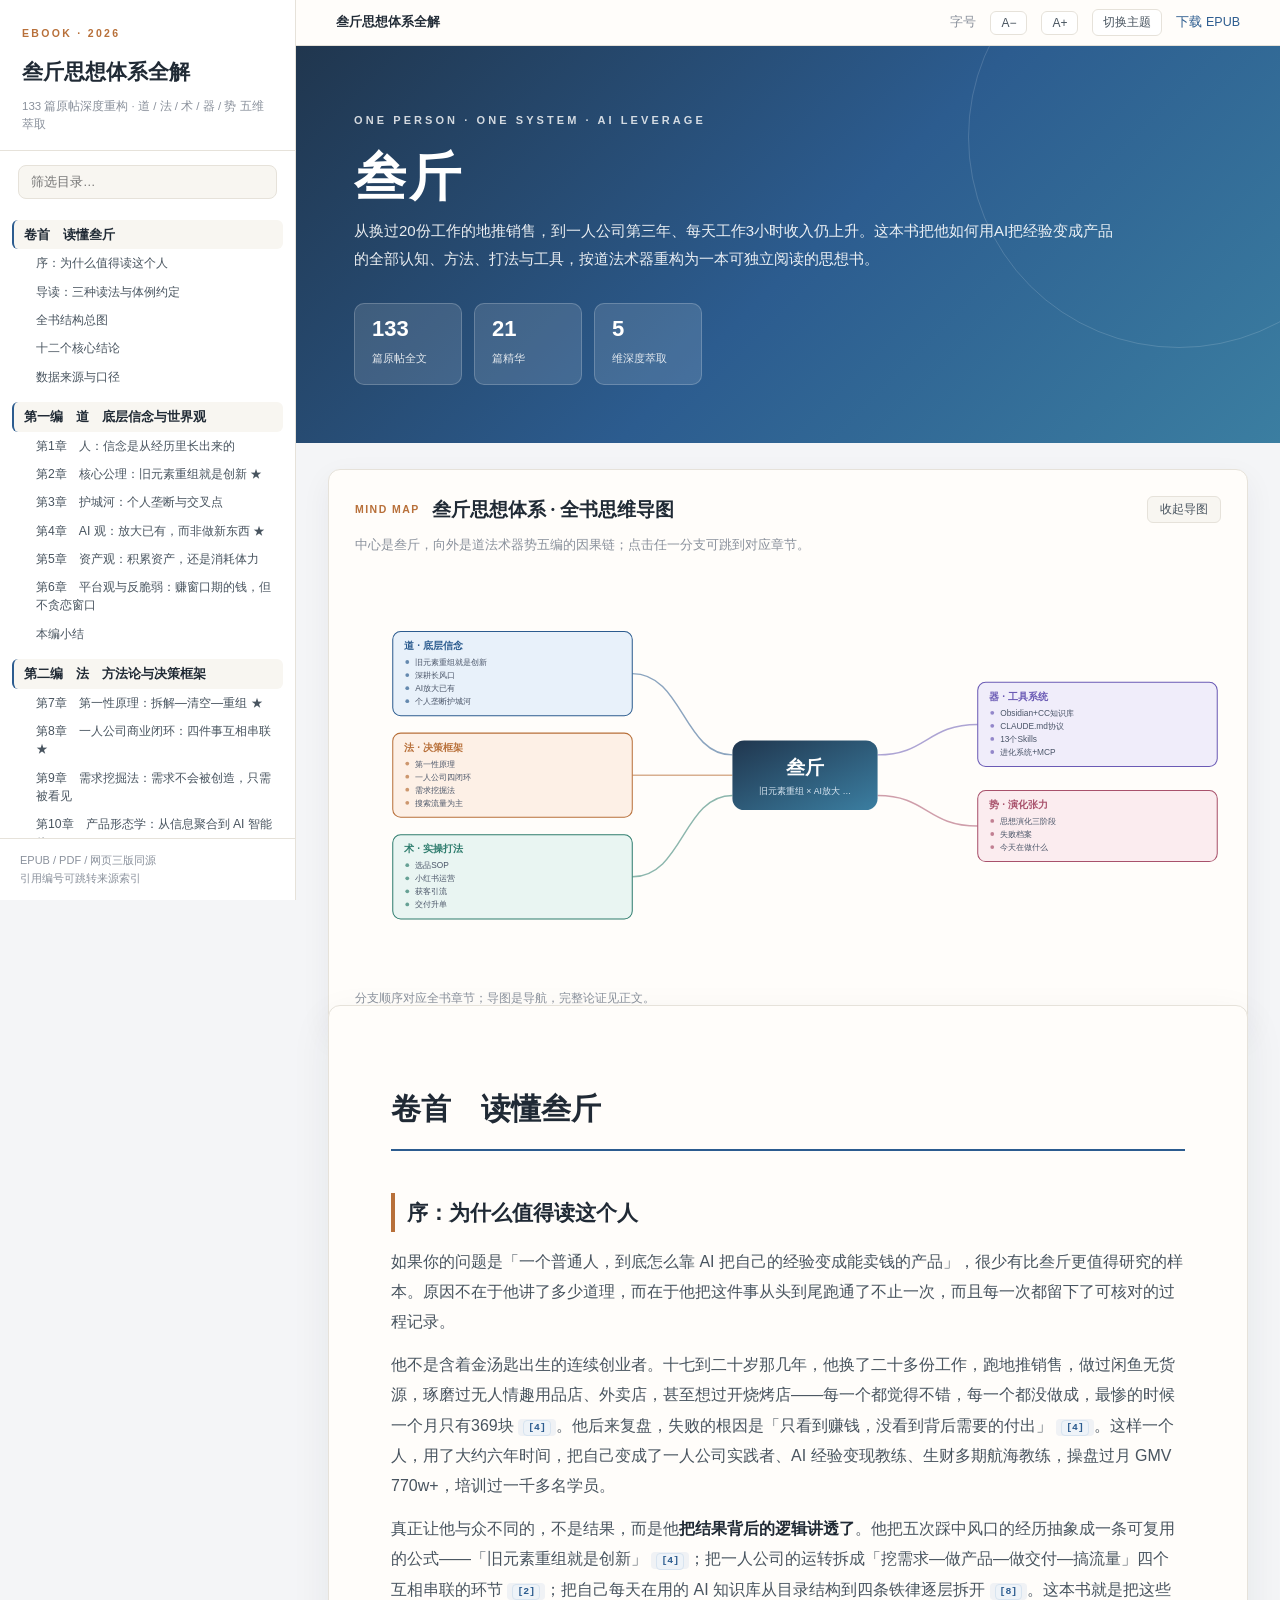
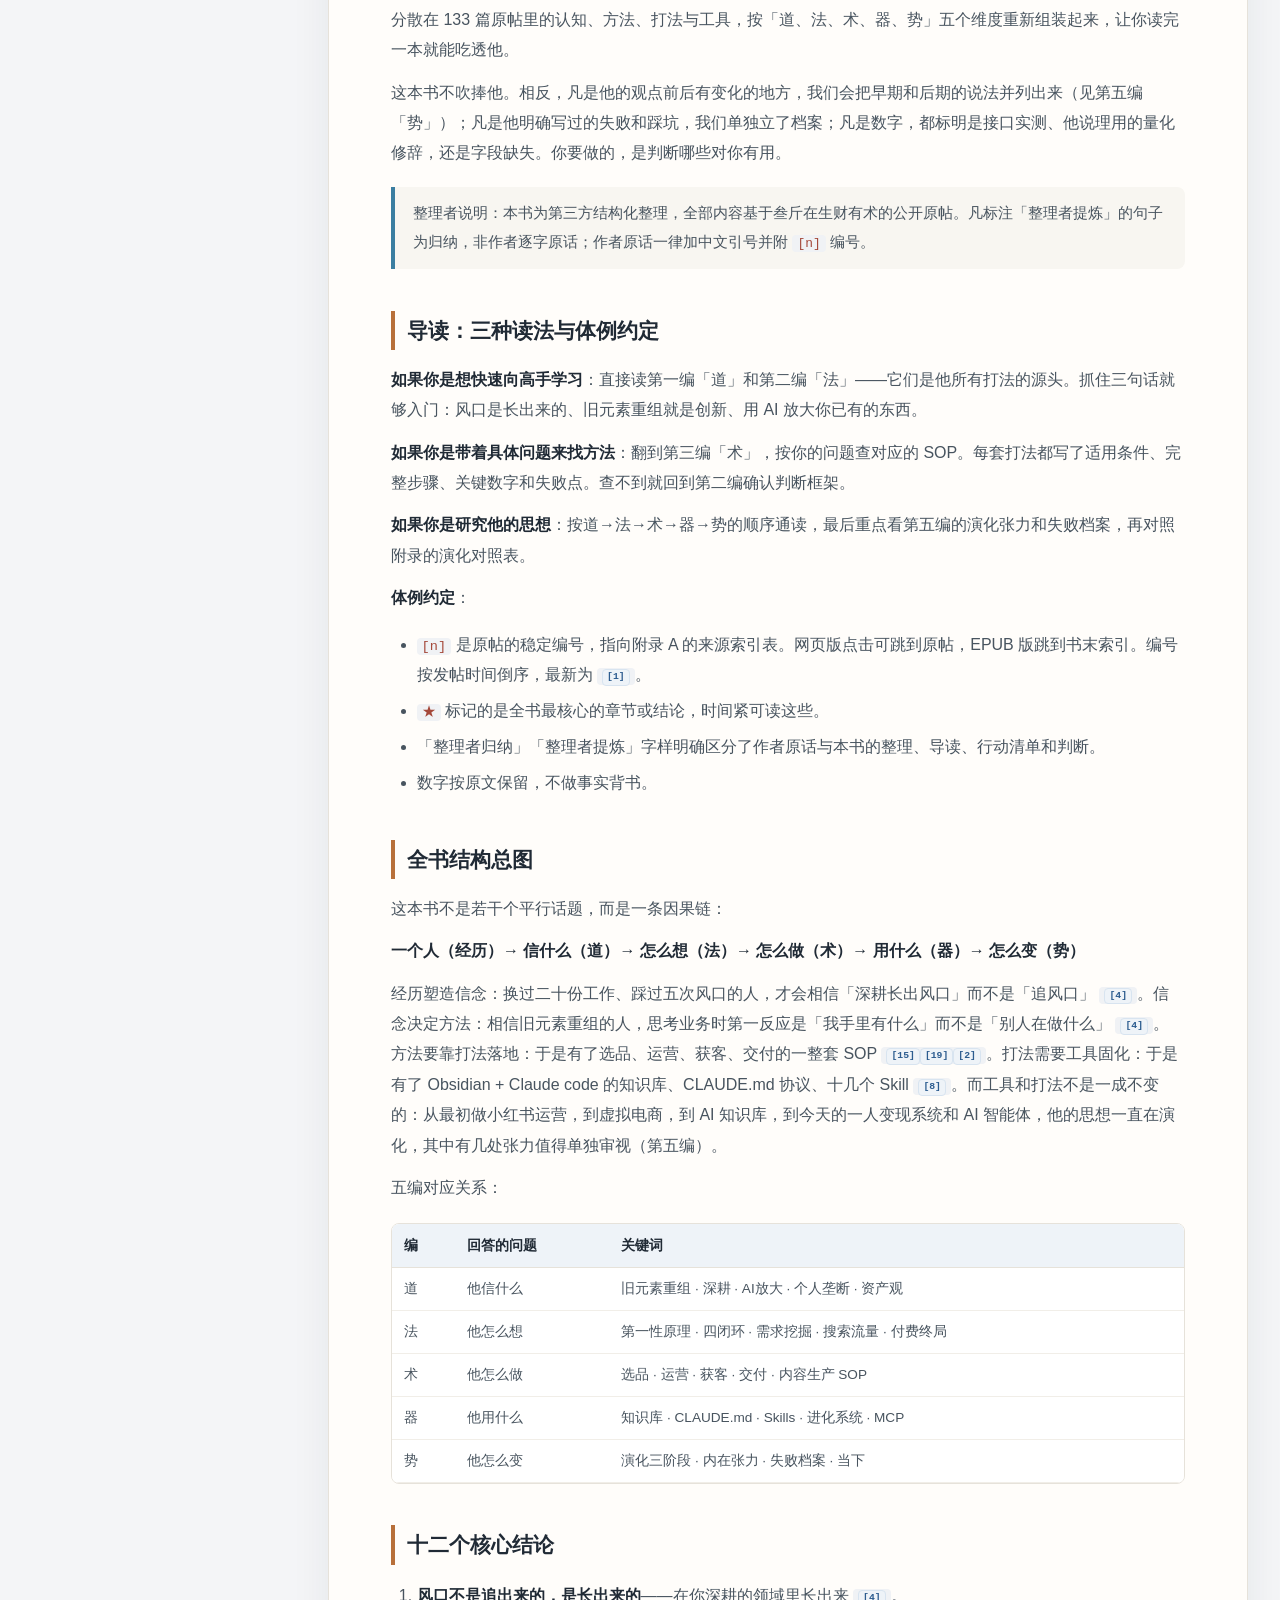
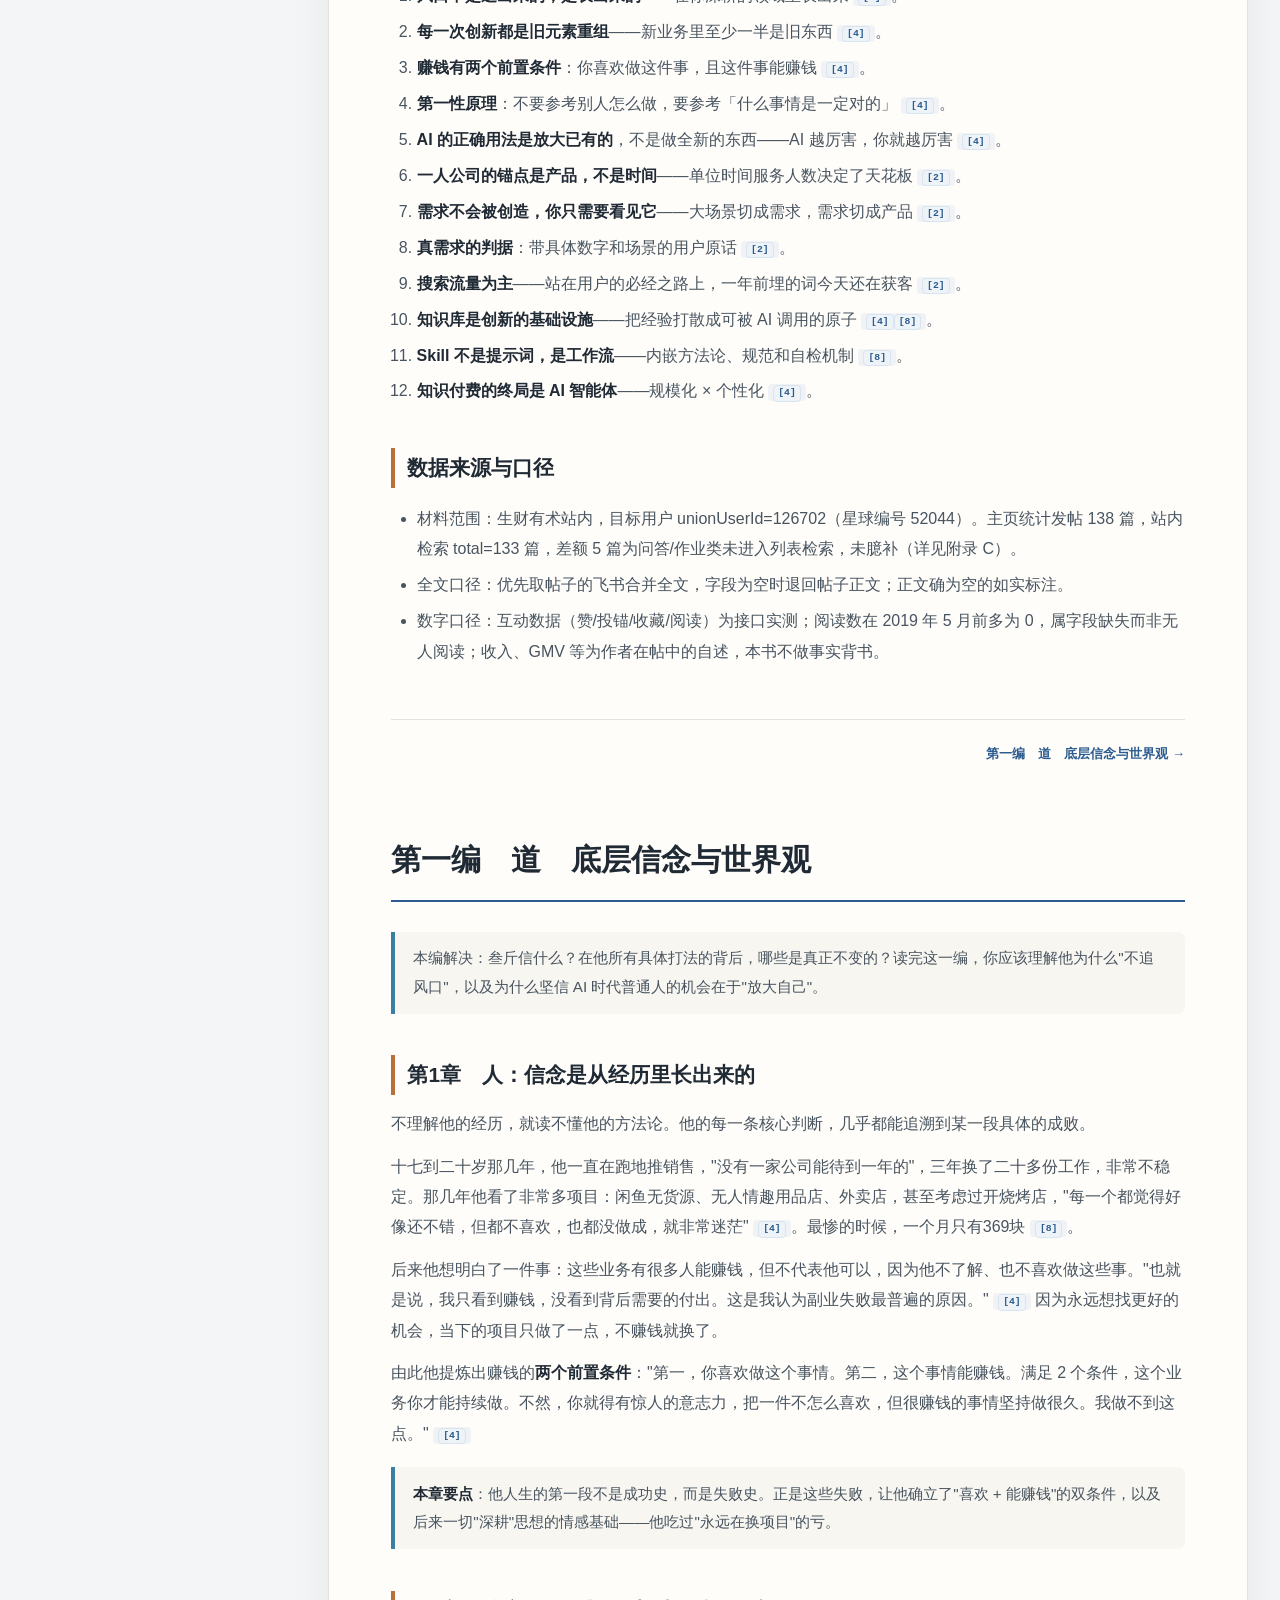
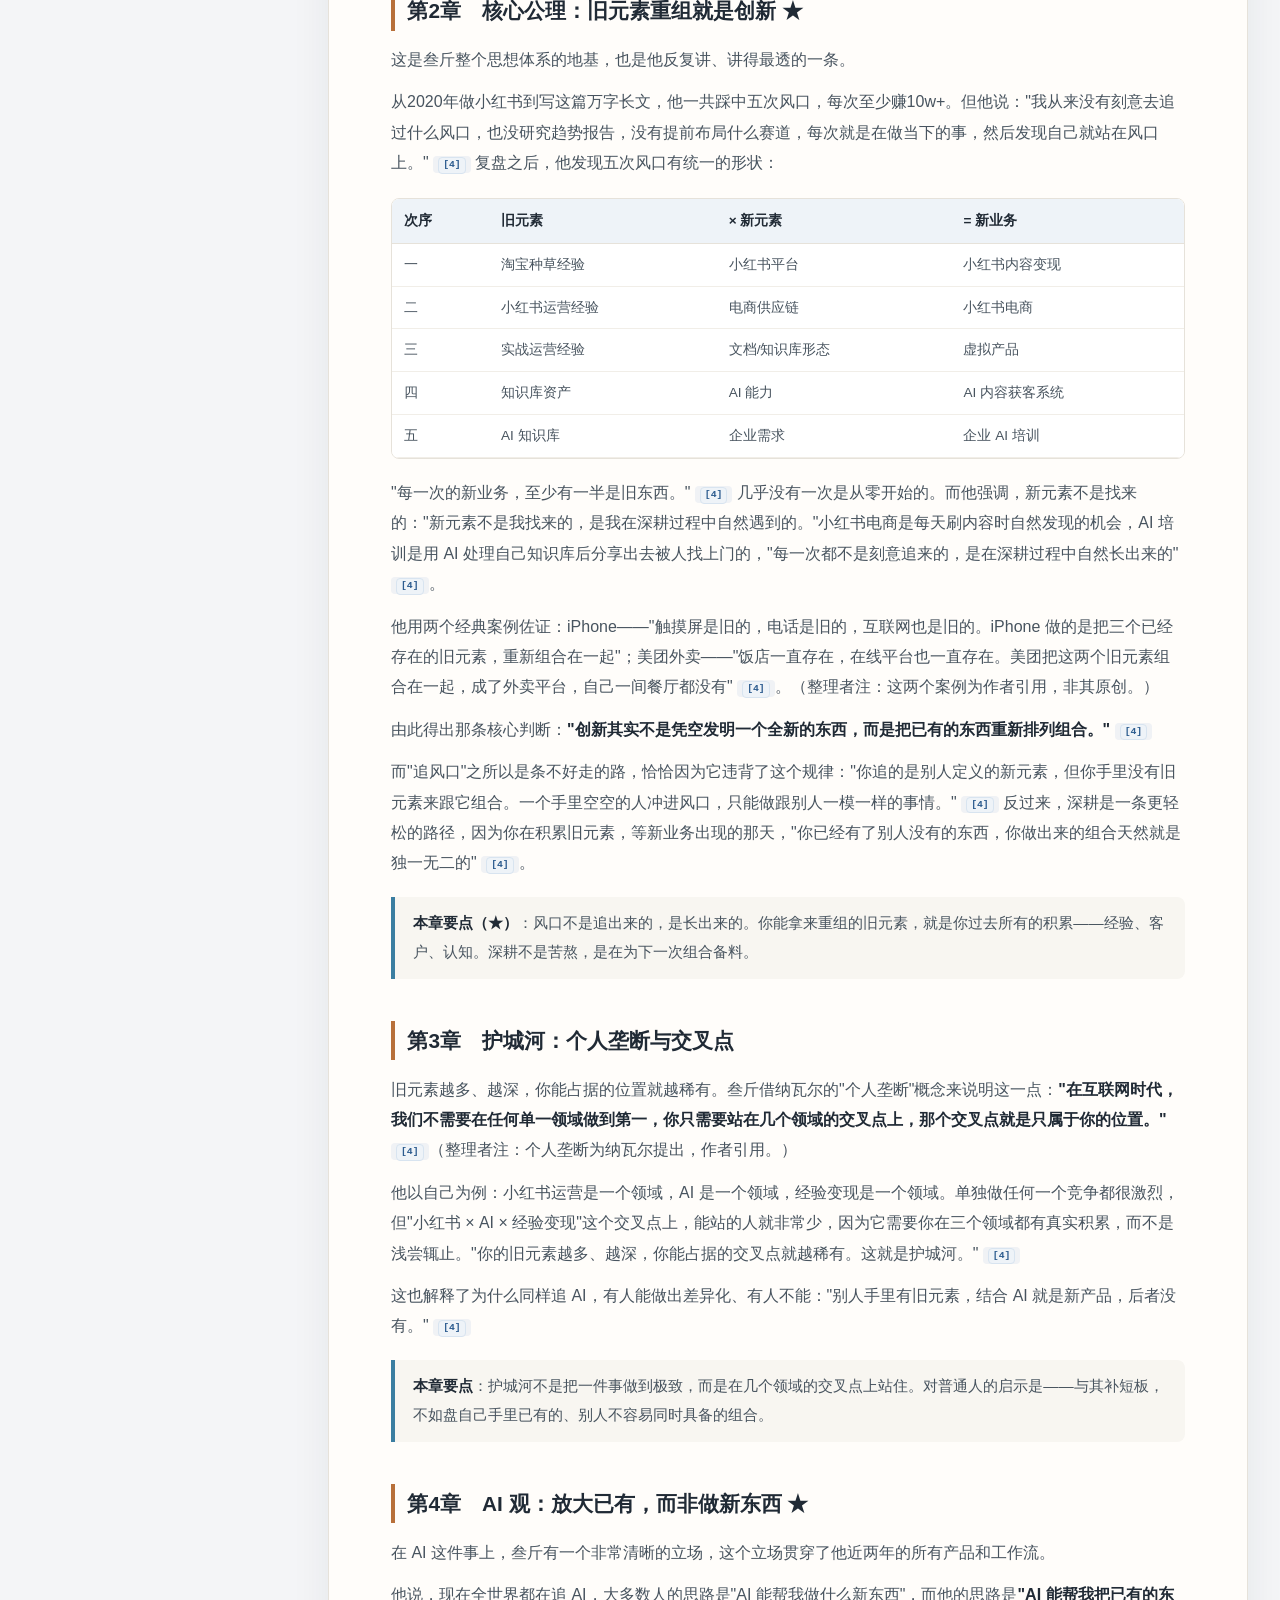
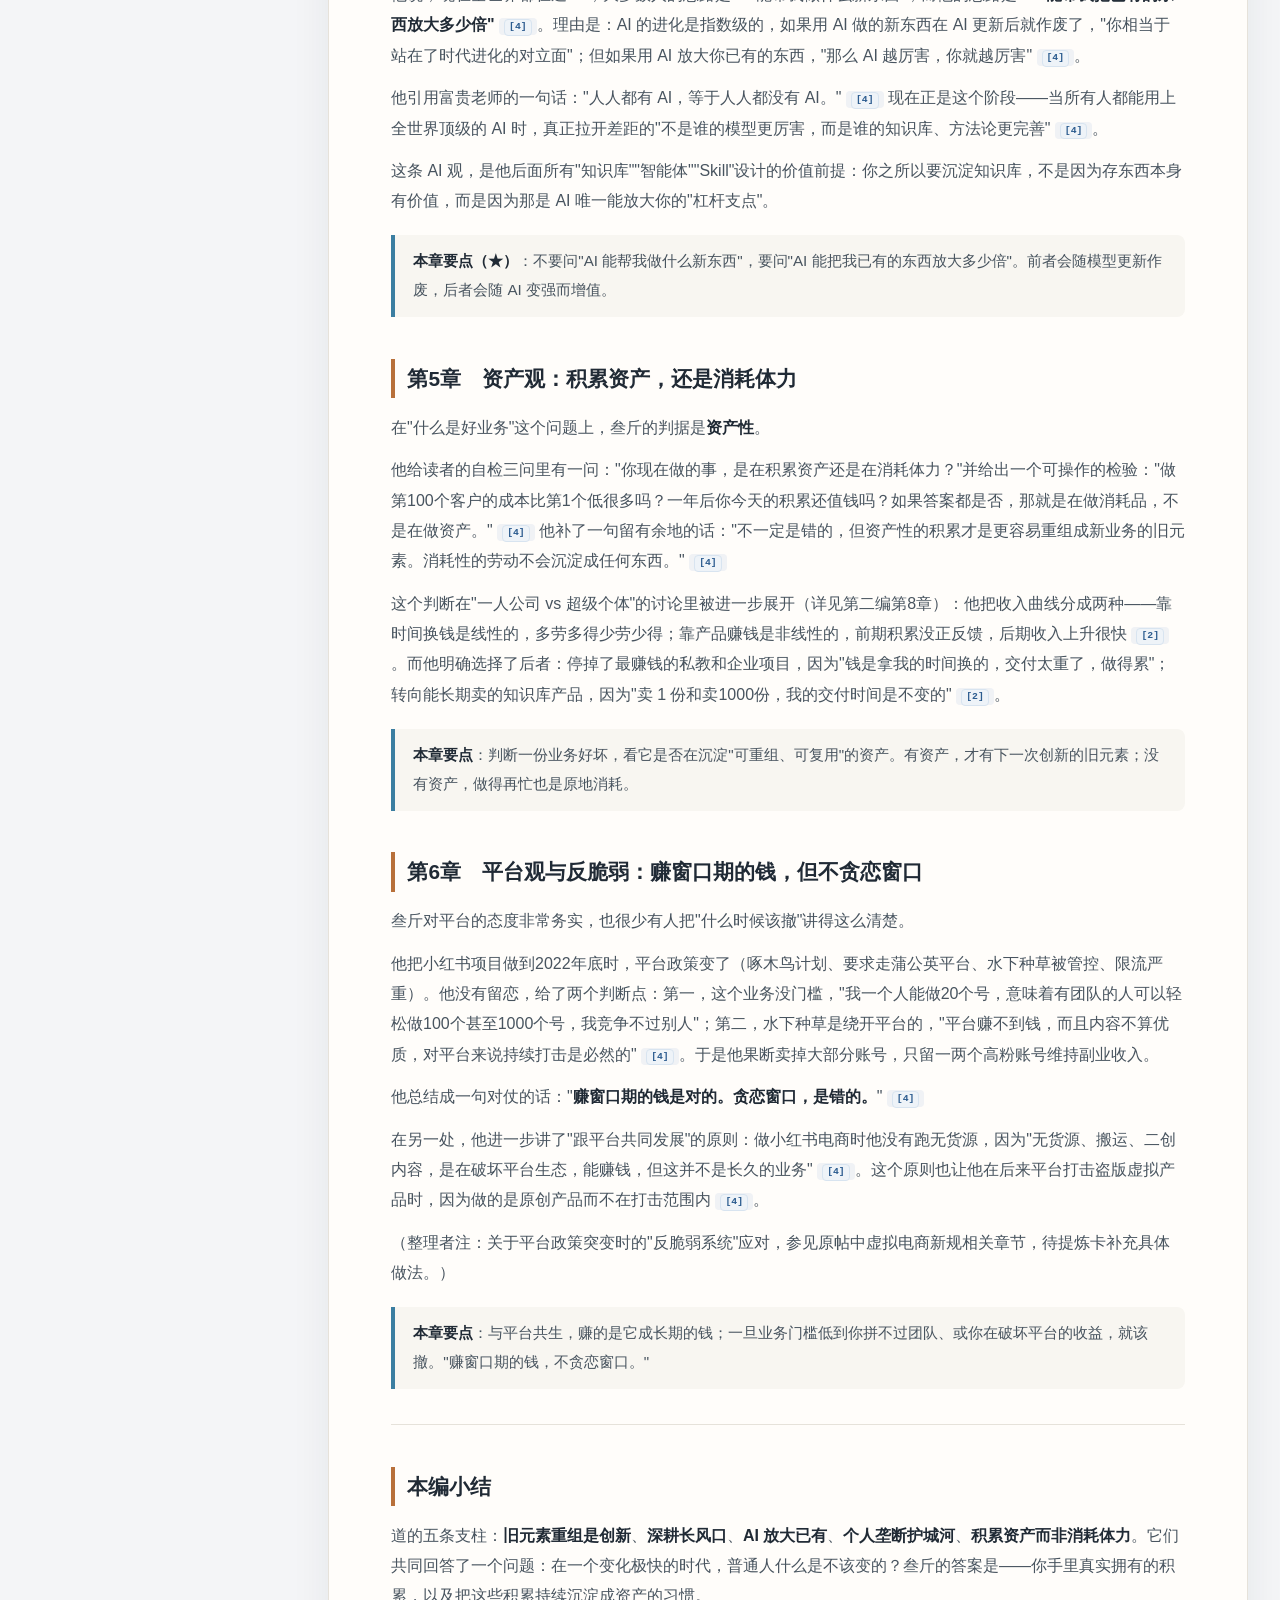
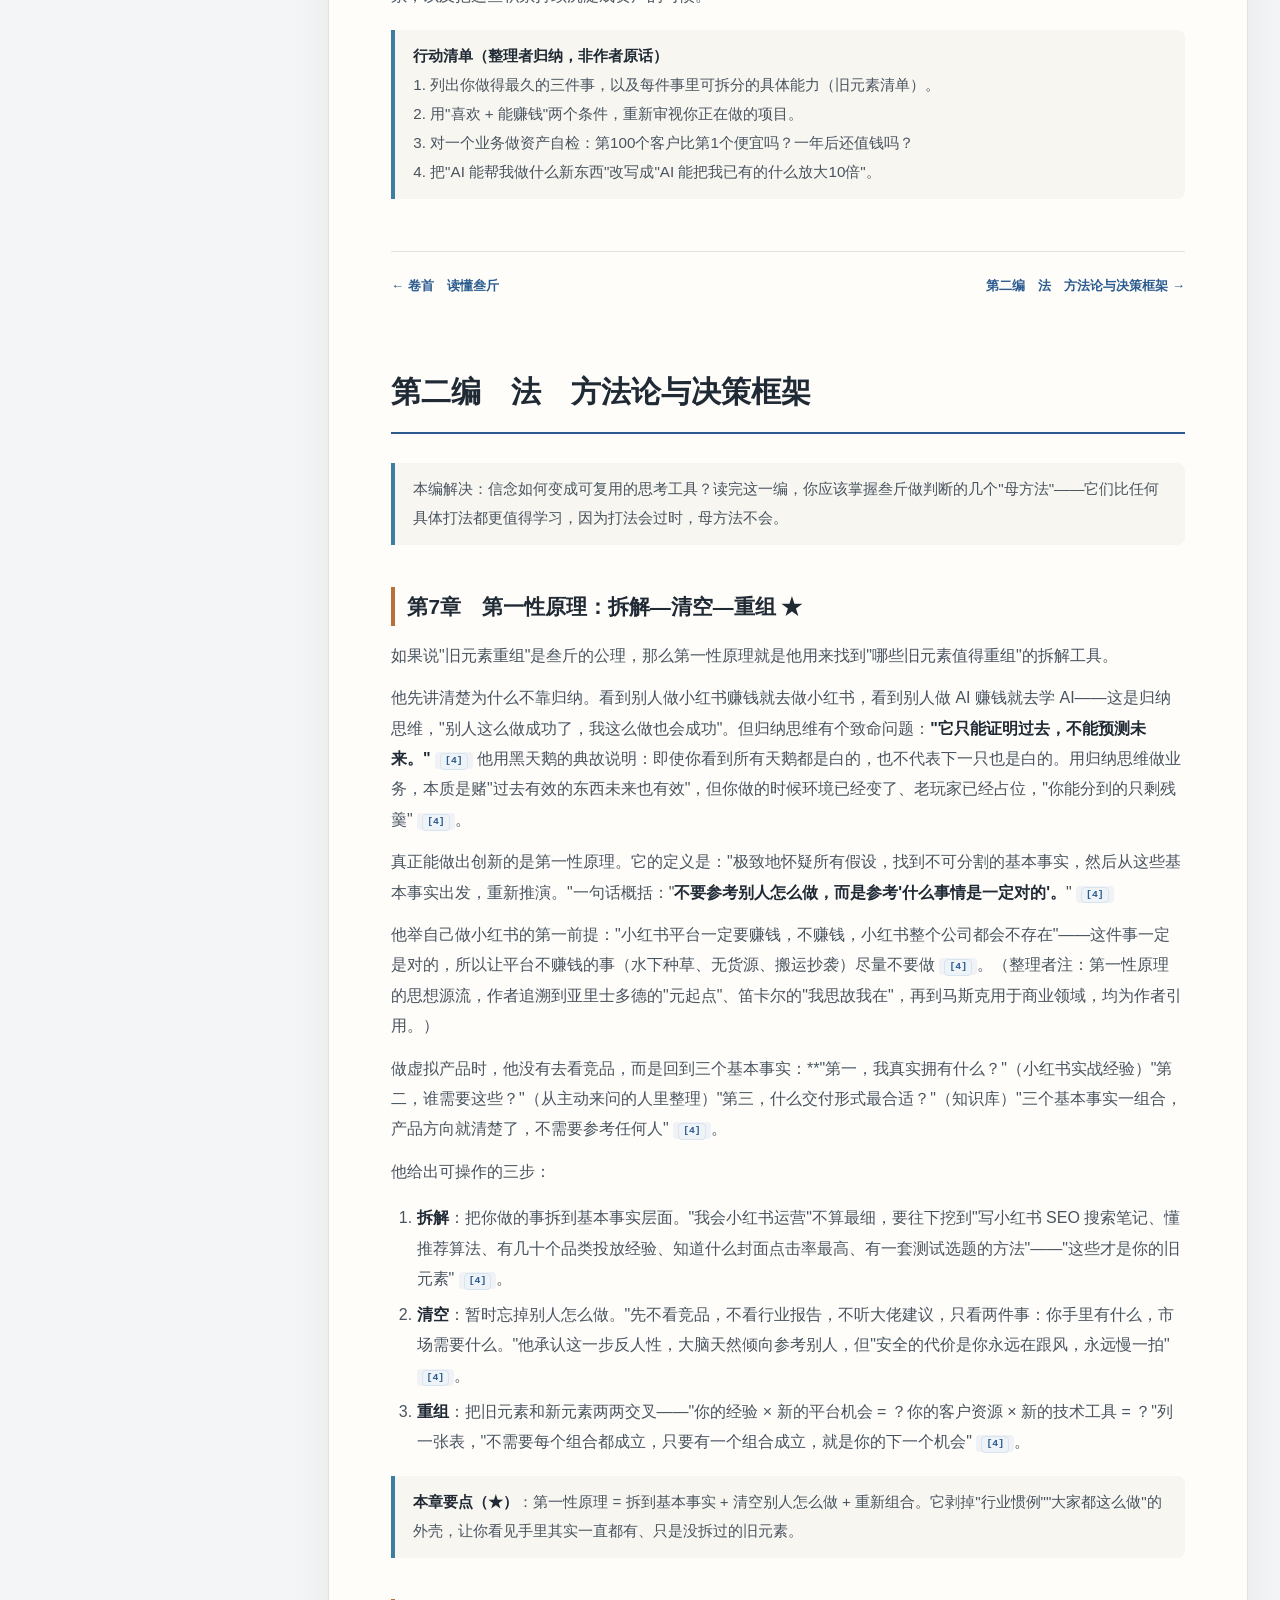
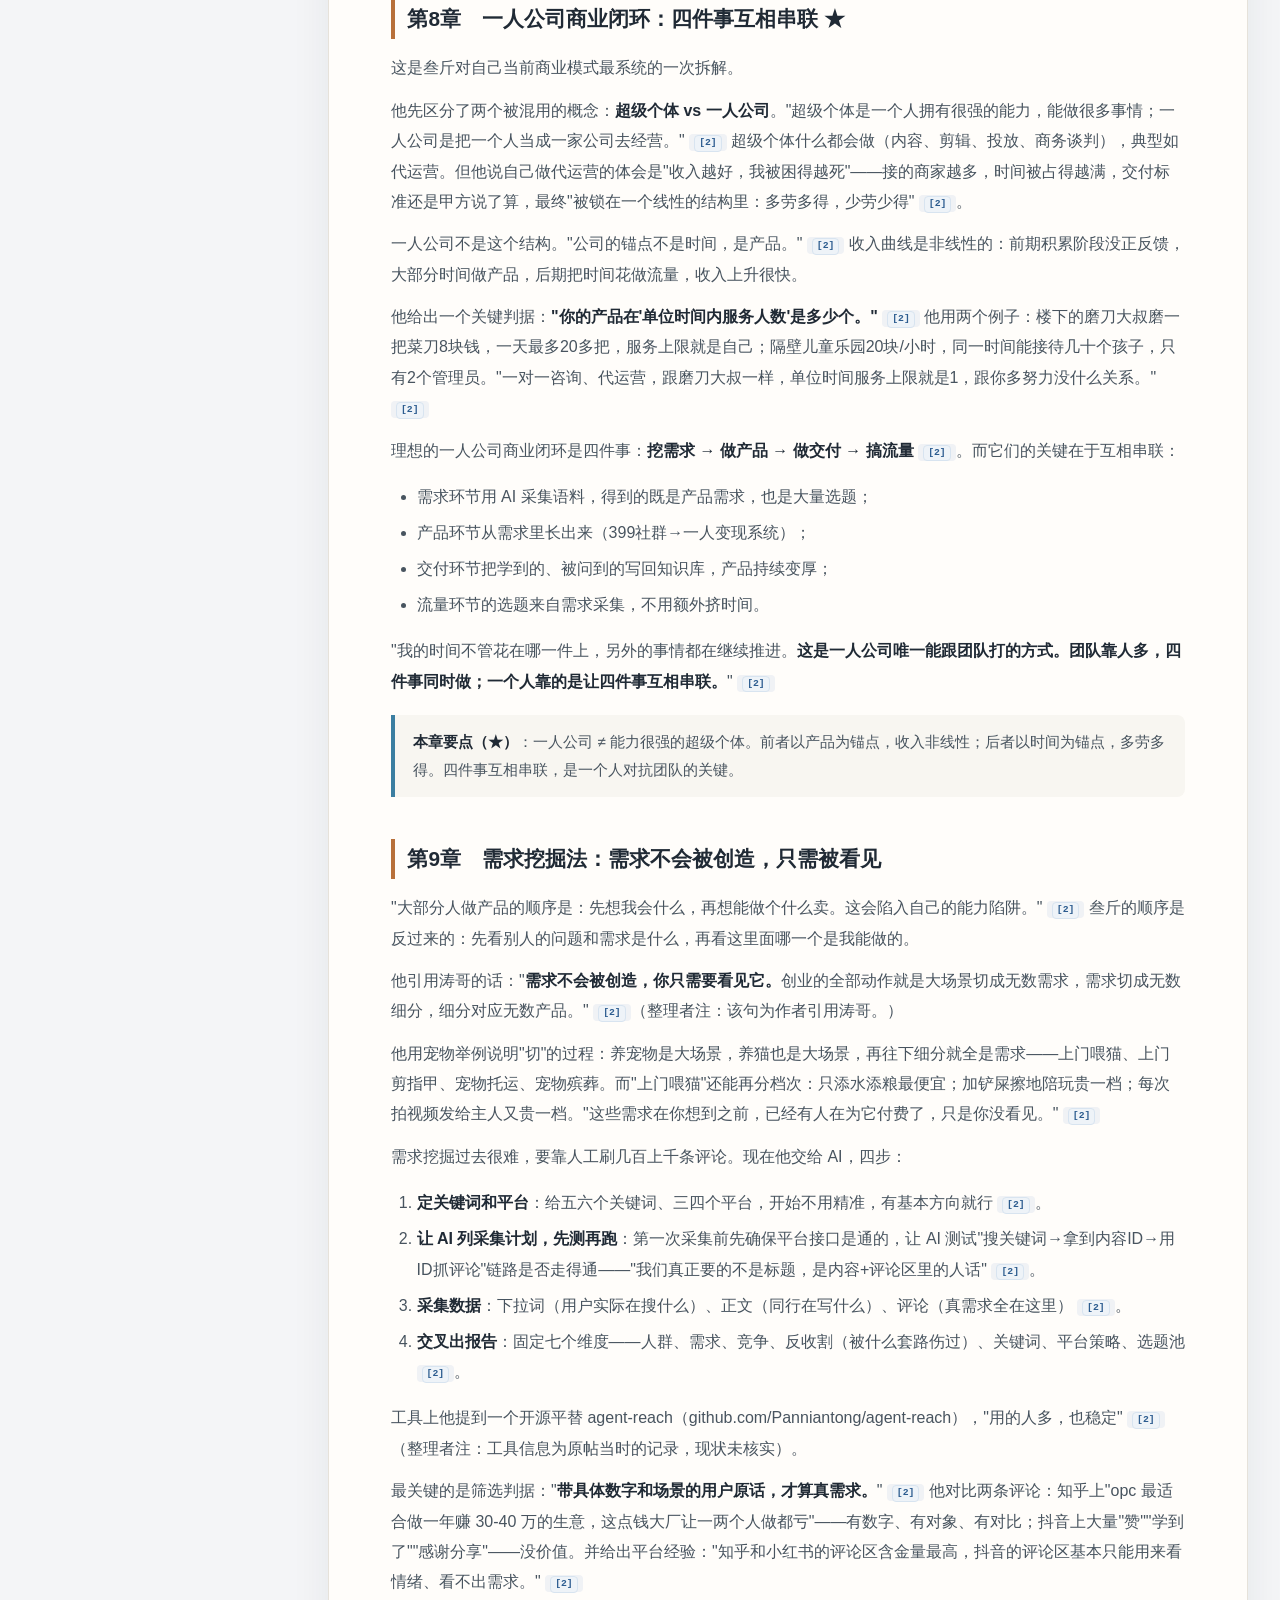
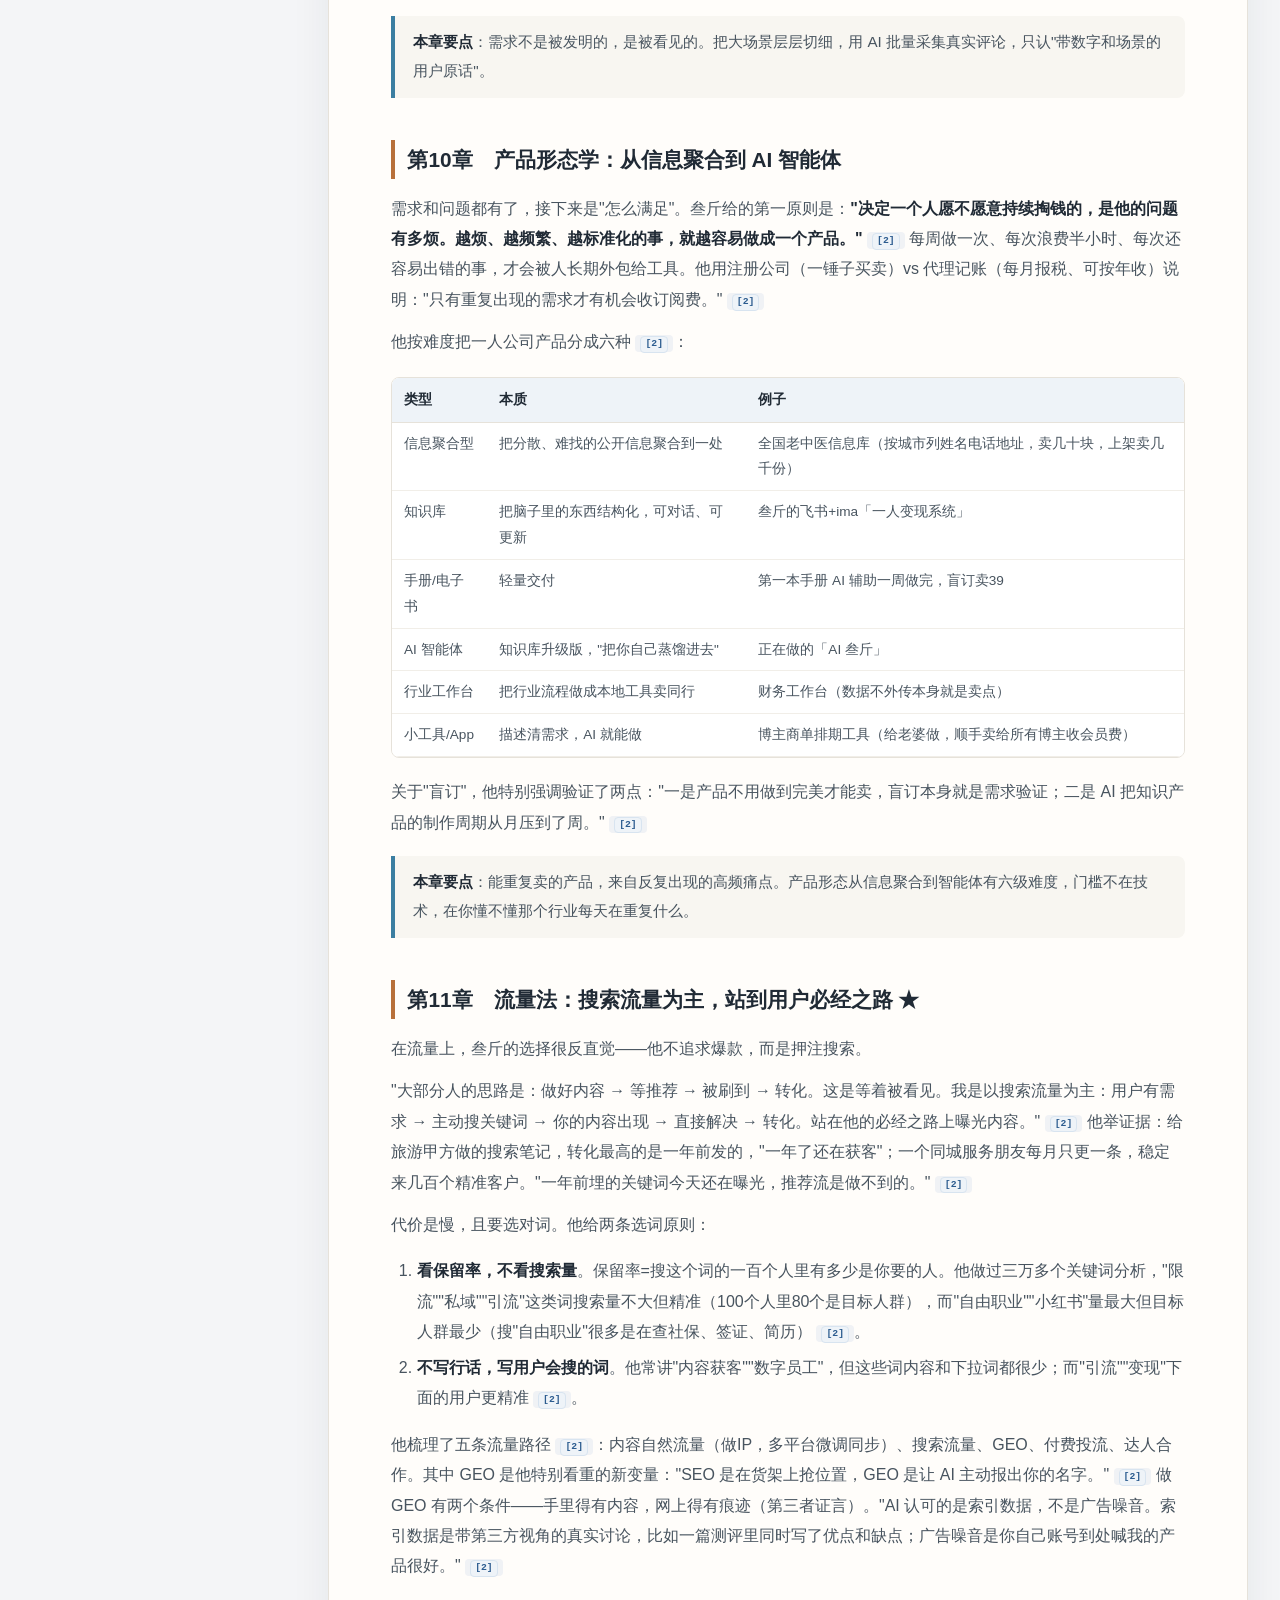
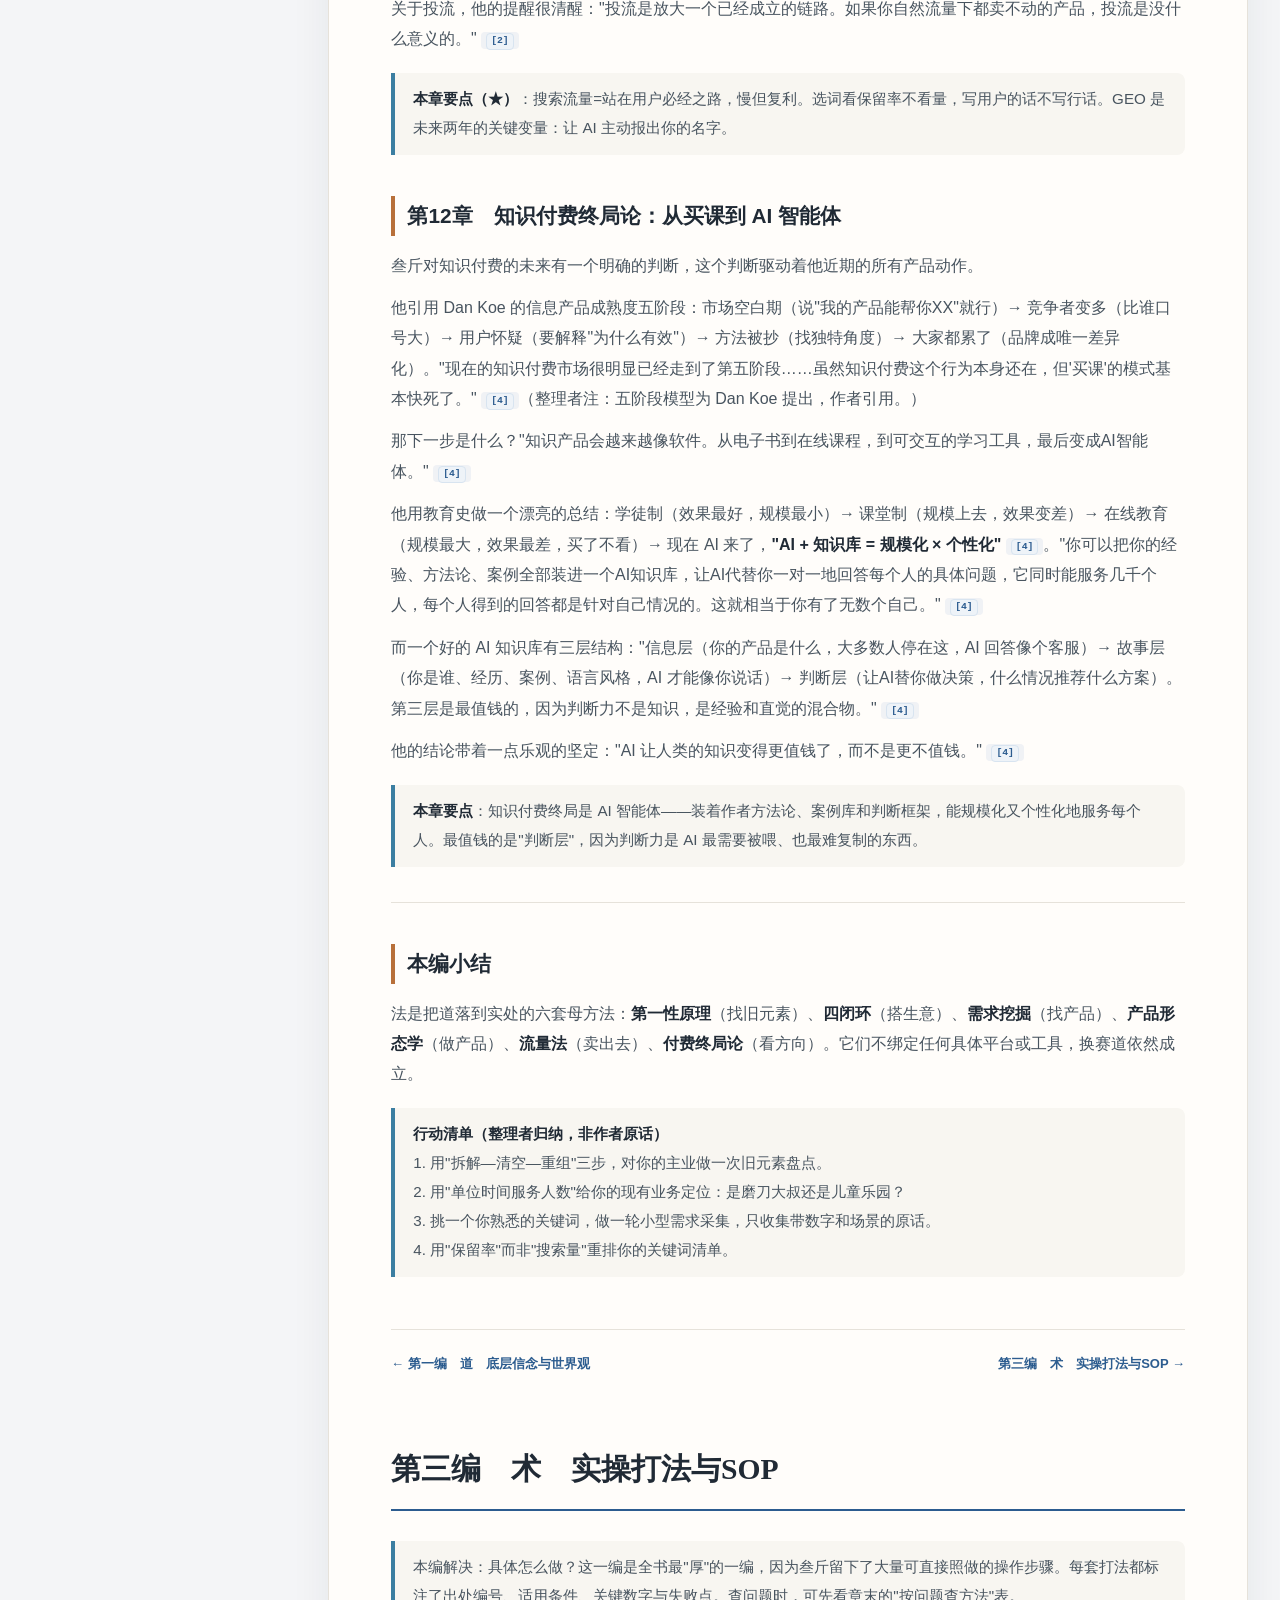
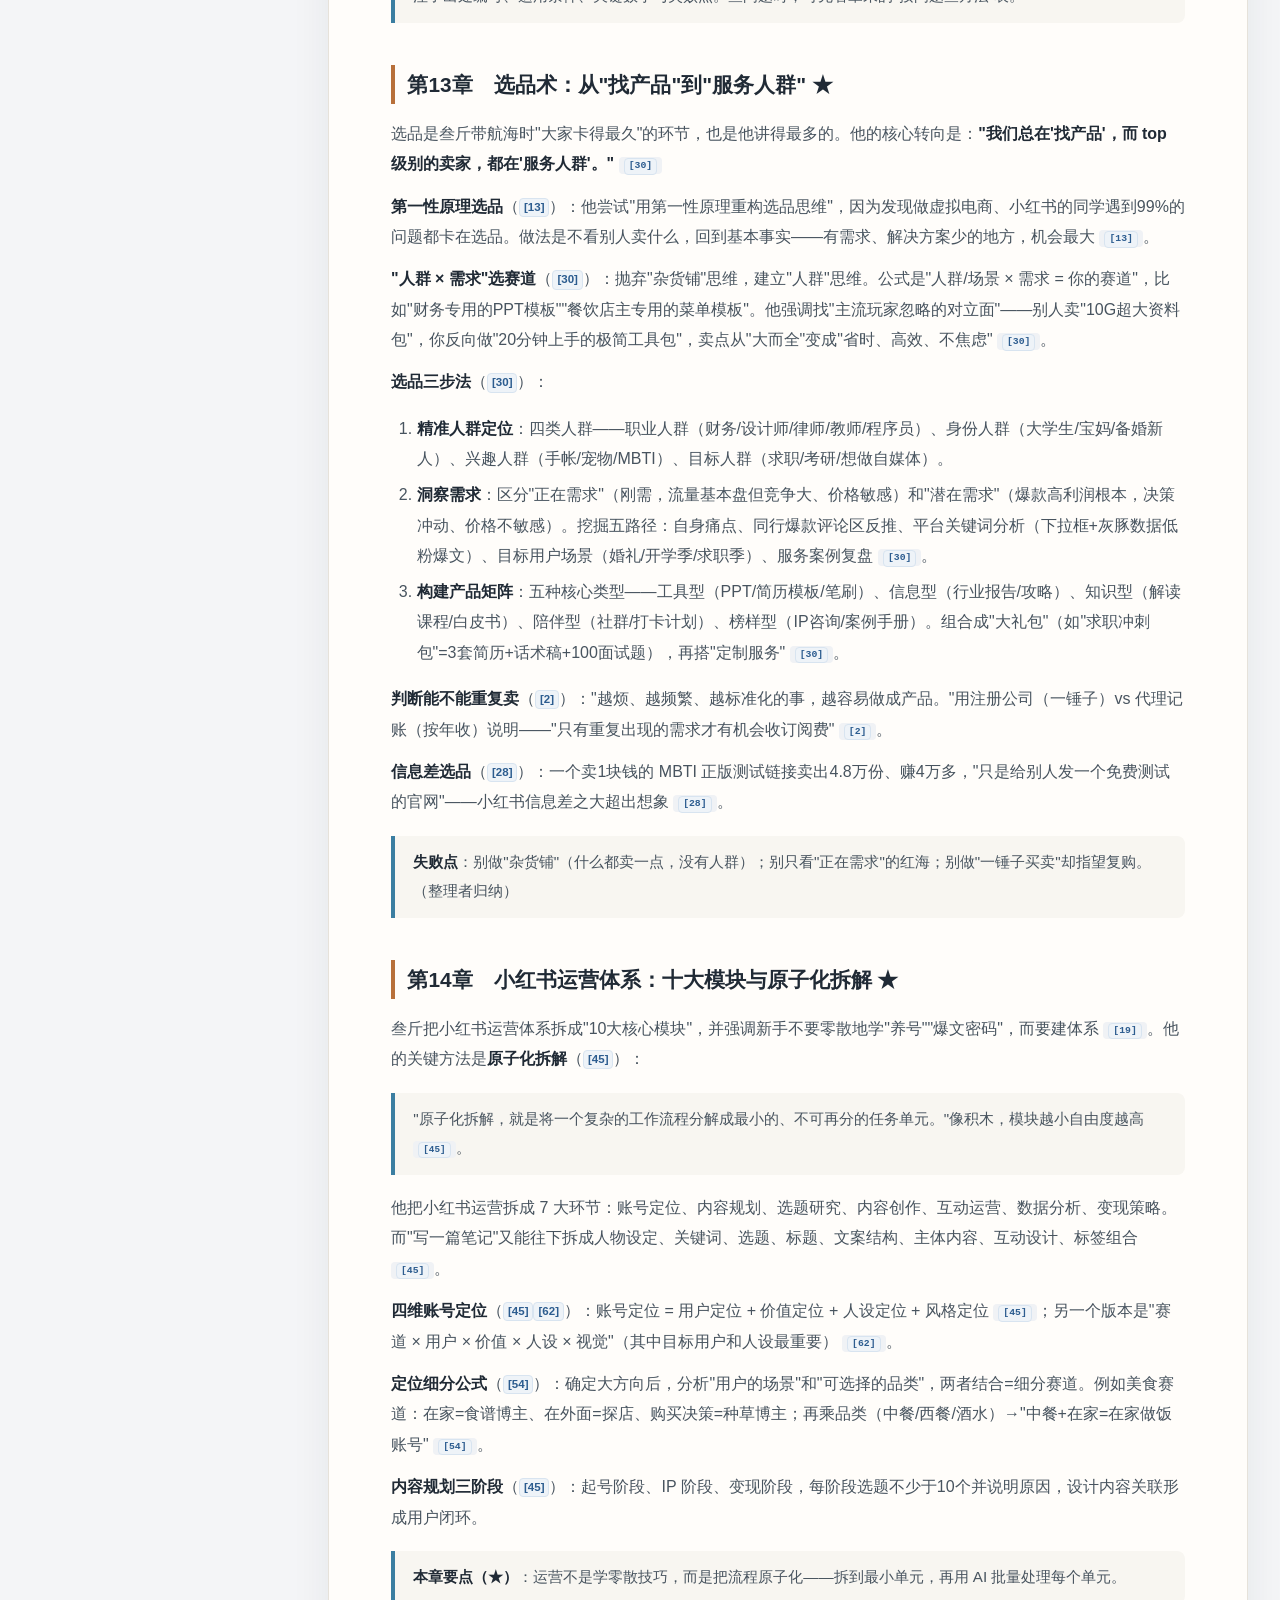
<file: 02-叁斤思想体系/叁斤之书.html>
<!DOCTYPE html><html lang="zh-CN"><head><meta charset="utf-8">
<meta name="viewport" content="width=device-width,initial-scale=1"><title>叁斤思想体系全解</title><style>
:root{--bg:#f4f5f7;--paper:#fffdfa;--ink:#202a35;--ink2:#48545f;--ink3:#8a919c;--line:#e6e2da;
--brand:#2c5c8f;--brand2:#3b7ea1;--accent:#b8703a;--soft:#eef3f8;--soft2:#f8f6f1}
*{box-sizing:border-box}html{scroll-behavior:smooth}
body{margin:0;background:var(--bg);color:var(--ink);font-family:"Microsoft YaHei","PingFang SC",sans-serif;font-size:16px;line-height:1.9}
a{color:var(--brand);text-decoration:none}a:hover{text-decoration:underline}
.sidebar{position:fixed;left:0;top:0;bottom:0;width:296px;background:#fff;border-right:1px solid var(--line);display:flex;flex-direction:column;z-index:20}
.side-head{padding:24px 22px 16px;border-bottom:1px solid var(--line)}
.side-head .kicker{font-size:10.5px;letter-spacing:.22em;color:var(--accent);font-weight:700}
.side-head h1{font-family:"SimSun","Songti SC",serif;font-size:21px;margin:9px 0 4px}
.side-head .sub{font-size:11.5px;color:var(--ink3);line-height:1.6}
.toc-search{margin:14px 18px 6px;padding:9px 12px;border:1px solid var(--line);border-radius:8px;font-size:12.5px;width:calc(100% - 36px);outline:none;background:var(--soft2)}
.toc{flex:1;overflow-y:auto;padding:4px 12px 30px}
.toc a{display:block;padding:5px 10px;border-radius:6px;color:var(--ink2);font-size:12.6px;line-height:1.5;border-left:2px solid transparent}
.toc a:hover{background:var(--soft);text-decoration:none}
.toc a.t1{font-weight:700;color:var(--ink);margin-top:11px;font-size:13.2px;border-left-color:var(--brand);background:var(--soft2)}
.toc a.t2{padding-left:22px;font-size:12.2px;color:var(--ink2)}.toc a.active{background:#e4eef7;color:var(--brand);font-weight:600}
.side-foot{padding:12px 20px;border-top:1px solid var(--line);font-size:11px;color:var(--ink3);line-height:1.7}
.main{margin-left:296px;padding-bottom:100px}
.toolbar{position:sticky;top:0;z-index:15;background:rgba(255,253,250,.94);backdrop-filter:blur(8px);border-bottom:1px solid var(--line);padding:9px 40px;display:flex;align-items:center;gap:14px;font-size:12.5px;color:var(--ink3)}
.toolbar .tb-title{font-weight:700;color:var(--ink);margin-right:auto}
.toolbar button{border:1px solid var(--line);background:#fff;color:var(--ink2);border-radius:6px;padding:4px 10px;cursor:pointer;font-size:12px}
.hero{background:linear-gradient(135deg,#20364e 0%,#2c5c8f 52%,#3b7ea1 100%);color:#fff;padding:64px 58px 58px;position:relative;overflow:hidden}
.hero:after{content:"";position:absolute;right:-110px;top:-120px;width:420px;height:420px;border:1px solid rgba(255,255,255,.15);border-radius:50%}
.hero .kicker{font-size:11px;letter-spacing:.28em;opacity:.8;font-weight:600}
.hero h1{font-family:"SimSun","Songti SC",serif;font-size:52px;line-height:1.2;margin:16px 0 8px;letter-spacing:.06em}
.hero .desc{font-size:15px;opacity:.9;max-width:760px;line-height:1.85}
.hero .stats{display:flex;gap:12px;margin-top:30px;flex-wrap:wrap;position:relative;z-index:2}
.hero .stat{background:rgba(255,255,255,.12);border:1px solid rgba(255,255,255,.2);border-radius:10px;padding:11px 17px;min-width:108px}
.hero .stat b{display:block;font-size:22px;line-height:1.25;font-weight:800}.hero .stat span{font-size:11px;opacity:.85}
.paper{max-width:920px;margin:-26px auto 0;background:var(--paper);border:1px solid var(--line);border-radius:12px;padding:10px 62px 76px;box-shadow:0 14px 40px rgba(30,40,60,.07);position:relative;z-index:3;font-size:var(--fs,16px)}
.paper h1{font-family:"SimSun","Songti SC",serif;font-size:1.85em;margin:2.2em 0 1em;padding:0 0 .4em;border-bottom:2px solid var(--brand);scroll-margin-top:64px}
.paper h2{font-size:1.3em;margin:2em 0 .7em;padding-left:.6em;border-left:4px solid var(--accent);scroll-margin-top:64px}
.paper h3{font-size:1.12em;margin:1.6em 0 .6em;color:var(--brand);scroll-margin-top:64px}
.paper h4{font-size:1em;margin:1.3em 0 .45em;scroll-margin-top:64px}
.paper p{margin:.75em 0;color:var(--ink2)}.paper strong{color:var(--ink)}
.paper ul,.paper ol{padding-left:1.6em}.paper li{margin:.35em 0;color:var(--ink2)}
.paper blockquote{margin:1.2em 0;padding:.8em 1.2em;background:var(--soft2);border-left:4px solid var(--brand2);border-radius:0 8px 8px 0;color:var(--ink2);font-size:.95em}
.paper hr{border:0;border-top:1px solid var(--line);margin:2.2em 0}
.paper code{background:#f0f2f5;color:#a4483a;padding:1px 5px;border-radius:4px;font-size:.85em}
.paper pre{background:#1f2733;color:#e6edf3;padding:15px 20px;border-radius:9px;overflow-x:auto}
.paper pre code{background:none;color:inherit;padding:0}
.paper a.ref{display:inline-block;background:var(--soft);color:var(--brand);border:1px solid #d8e4f0;border-radius:4px;padding:0 4px;font-size:.72em;line-height:1.5;font-weight:600;text-decoration:none;vertical-align:1px}
.tw{overflow-x:auto;margin:1.2em 0;border:1px solid var(--line);border-radius:8px}
.paper table{border-collapse:collapse;width:100%;font-size:.85em;background:#fff}
.paper th{background:var(--soft);padding:9px 12px;border-bottom:1px solid var(--line);white-space:nowrap;text-align:left}
.paper td{padding:8px 12px;border-bottom:1px solid #f1eee8;color:var(--ink2);vertical-align:top}
.paper tbody tr:hover{background:#faf8f3}.paper tr:target{background:#fff2e2}
.pager{display:flex;justify-content:space-between;gap:16px;margin:52px 0 0;padding-top:22px;border-top:1px solid var(--line)}
.pager a{font-size:13px;color:var(--brand);font-weight:600}
.topbtn{position:fixed;right:26px;bottom:26px;width:42px;height:42px;border-radius:50%;background:var(--brand);color:#fff;border:0;cursor:pointer;display:none;z-index:30}
.progress{position:fixed;top:0;left:296px;right:0;height:3px;z-index:40}.progress i{display:block;height:100%;background:var(--accent);width:0}
body.dark{--bg:#171b21;--paper:#1e242c;--ink:#e8edf3;--ink2:#c2ccd7;--ink3:#8c97a5;--line:#333b46;--soft:#263241;--soft2:#232c36}
body.dark .sidebar{background:#1b2129}body.dark .toolbar{background:rgba(30,36,44,.94)}
body.dark .paper table,body.dark .toolbar button,body.dark .toc-search{background:#232c36}
body.dark .paper th{background:#263241}body.dark .paper td{border-color:#333b46}
.mindmap{max-width:920px;margin:26px auto 0;background:var(--paper);border:1px solid var(--line);border-radius:12px;padding:22px 26px 20px;box-shadow:0 10px 30px rgba(30,40,60,.06);position:relative;z-index:3}
.mindmap-head{display:flex;align-items:center;gap:12px;margin-bottom:6px}
.mindmap-head h2{font-family:"SimSun","Songti SC",serif;font-size:19px;margin:0;padding:0;border:0;color:var(--ink)}
.mindmap-head .tag{font-size:10.5px;letter-spacing:.14em;color:var(--accent);font-weight:700}
.mindmap-head button{margin-left:auto;border:1px solid var(--line);background:var(--soft2);color:var(--ink2);border-radius:6px;padding:4px 12px;font-size:12px;cursor:pointer}
.mindmap p.desc{margin:0 0 14px;font-size:12.5px;color:var(--ink3)}
.mindmap-wrap{overflow-x:auto}
.mindmap svg{display:block;width:100%;min-width:900px;height:auto}
.mindmap svg a{cursor:pointer}
.mindmap svg .bn:hover rect{stroke-width:2.5}
.mindmap svg text{font-family:"Microsoft YaHei","PingFang SC",sans-serif}
.mindmap .mm-foot{margin-top:10px;font-size:11.5px;color:var(--ink3)}
body.dark .mindmap{background:#1e242c;border-color:#333b46}
body.dark .mindmap svg text{fill:#e8edf3}
@media(max-width:1000px){.sidebar{display:none}.main{margin-left:0}.hero{padding:44px 24px 46px}.hero h1{font-size:34px}.paper{margin:-18px 12px 0;padding:8px 22px 50px}.mindmap{margin:14px 12px 0;padding:16px 14px}.progress{left:0}.toolbar{padding:8px 18px}}
@media print{.sidebar,.toolbar,.topbtn,.progress,.pager,.mindmap-head button{display:none}.main{margin:0}.paper,.mindmap{box-shadow:none;border:0;max-width:100%}}
</style></head><body>
<div class="progress"><i></i></div><aside class="sidebar"><div class="side-head">
<div class="kicker">EBOOK · 2026</div><h1>叁斤思想体系全解</h1><div class="sub">133 篇原帖深度重构 · 道 / 法 / 术 / 器 / 势 五维萃取</div></div>
<input class="toc-search" placeholder="筛选目录…"><nav class="toc"><a class="t1" href="#卷首-读懂叁斤">卷首　读懂叁斤</a>
<a class="t2" href="#序-为什么值得读这个人">序：为什么值得读这个人</a>
<a class="t2" href="#导读-三种读法与体例约定">导读：三种读法与体例约定</a>
<a class="t2" href="#全书结构总图">全书结构总图</a>
<a class="t2" href="#十二个核心结论">十二个核心结论</a>
<a class="t2" href="#数据来源与口径">数据来源与口径</a>
<a class="t1" href="#第一编-道-底层信念与世界观">第一编　道　底层信念与世界观</a>
<a class="t2" href="#第1章-人-信念是从经历里长出来的">第1章　人：信念是从经历里长出来的</a>
<a class="t2" href="#第2章-核心公理-旧元素重组就是创新">第2章　核心公理：旧元素重组就是创新 ★</a>
<a class="t2" href="#第3章-护城河-个人垄断与交叉点">第3章　护城河：个人垄断与交叉点</a>
<a class="t2" href="#第4章-AI-观-放大已有-而非做新东西">第4章　AI 观：放大已有，而非做新东西 ★</a>
<a class="t2" href="#第5章-资产观-积累资产-还是消耗体力">第5章　资产观：积累资产，还是消耗体力</a>
<a class="t2" href="#第6章-平台观与反脆弱-赚窗口期的钱-但不贪恋窗口">第6章　平台观与反脆弱：赚窗口期的钱，但不贪恋窗口</a>
<a class="t2" href="#本编小结">本编小结</a>
<a class="t1" href="#第二编-法-方法论与决策框架">第二编　法　方法论与决策框架</a>
<a class="t2" href="#第7章-第一性原理-拆解-清空-重组">第7章　第一性原理：拆解—清空—重组 ★</a>
<a class="t2" href="#第8章-一人公司商业闭环-四件事互相串联">第8章　一人公司商业闭环：四件事互相串联 ★</a>
<a class="t2" href="#第9章-需求挖掘法-需求不会被创造-只需被看见">第9章　需求挖掘法：需求不会被创造，只需被看见</a>
<a class="t2" href="#第10章-产品形态学-从信息聚合到-AI-智能体">第10章　产品形态学：从信息聚合到 AI 智能体</a>
<a class="t2" href="#第11章-流量法-搜索流量为主-站到用户必经之路">第11章　流量法：搜索流量为主，站到用户必经之路 ★</a>
<a class="t2" href="#第12章-知识付费终局论-从买课到-AI-智能体">第12章　知识付费终局论：从买课到 AI 智能体</a>
<a class="t2" href="#本编小结-1">本编小结</a>
<a class="t1" href="#第三编-术-实操打法与SOP">第三编　术　实操打法与SOP</a>
<a class="t2" href="#第13章-选品术-从-找产品-到-服务人群">第13章　选品术：从&quot;找产品&quot;到&quot;服务人群&quot; ★</a>
<a class="t2" href="#第14章-小红书运营体系-十大模块与原子化拆解">第14章　小红书运营体系：十大模块与原子化拆解 ★</a>
<a class="t2" href="#第15章-搜索笔记SOP-关键词布局与质量自检">第15章　搜索笔记SOP：关键词布局与质量自检 ★</a>
<a class="t2" href="#第16章-获客术-AI-工具与安全引流">第16章　获客术：AI 工具与安全引流</a>
<a class="t2" href="#第17章-虚拟电商SOP-从0到1做原创虚拟产品">第17章　虚拟电商SOP：从0到1做原创虚拟产品</a>
<a class="t2" href="#第18章-需求采集工作流-一句话跑完调研">第18章　需求采集工作流：一句话跑完调研</a>
<a class="t2" href="#第19章-内容生产工作流-日更的秘密">第19章　内容生产工作流：日更的秘密</a>
<a class="t2" href="#第20章-输入-沉淀工作流-把碎片变系统">第20章　输入—沉淀工作流：把碎片变系统</a>
<a class="t2" href="#第21章-交付与升单-从流量到复购">第21章　交付与升单：从流量到复购</a>
<a class="t2" href="#第22章-新手起步路线图-从0到第一块钱">第22章　新手起步路线图：从0到第一块钱</a>
<a class="t2" href="#按问题查方法-整理者归纳-非作者原话">按问题查方法（整理者归纳，非作者原话）</a>
<a class="t1" href="#第四编-器-工具-系统与基础设施">第四编　器　工具、系统与基础设施</a>
<a class="t2" href="#第23章-AI-知识库全貌-Obsidian-Claude-code">第23章　AI 知识库全貌：Obsidian + Claude code ★</a>
<a class="t2" href="#第24章-CLAUDE-md-与-AI-的协作协议">第24章　CLAUDE.md：与 AI 的协作协议</a>
<a class="t2" href="#第25章-Skills-把提示词升级为工作流">第25章　Skills：把提示词升级为工作流</a>
<a class="t2" href="#第26章-进化系统-让-AI-越用越像你">第26章　进化系统：让 AI 越用越像你 ★</a>
<a class="t2" href="#第27章-MCP-与外部工具链接">第27章　MCP 与外部工具链接</a>
<a class="t2" href="#第28章-工具箱索引">第28章　工具箱索引</a>
<a class="t2" href="#本编小结-2">本编小结</a>
<a class="t1" href="#第五编-势-演化-张力与时代判断">第五编　势　演化、张力与时代判断</a>
<a class="t2" href="#第29章-思想演化三阶段与内在张力">第29章　思想演化三阶段与内在张力</a>
<a class="t2" href="#第30章-失败档案与踩坑记录">第30章　失败档案与踩坑记录</a>
<a class="t2" href="#第31章-今天在做什么">第31章　今天在做什么</a>
<a class="t1" href="#跋与附录">跋与附录</a>
<a class="t2" href="#跋-给读者的三条提醒">跋：给读者的三条提醒</a>
<a class="t2" href="#附录A-全部133帖来源索引">附录A　全部133帖来源索引</a>
<a class="t2" href="#附录B-数字口径与核实说明">附录B　数字口径与核实说明</a>
<a class="t2" href="#附录C-原文存档说明与覆盖状态">附录C　原文存档说明与覆盖状态</a>
<a class="t2" href="#附录D-三条阅读路径">附录D　三条阅读路径</a>
<a class="t2" href="#附录E-思想演化对照表-不作调和">附录E　思想演化对照表（不作调和）</a></nav>
<div class="side-foot">EPUB / PDF / 网页三版同源<br>引用编号可跳转来源索引</div></aside>
<main class="main"><div class="toolbar"><span class="tb-title">叁斤思想体系全解</span><span>字号</span>
<button id="fs-dn">A−</button><button id="fs-up">A+</button><button id="theme">切换主题</button>
<a href="叁斤之书.epub">下载 EPUB</a></div>
<header class="hero"><div class="kicker">ONE PERSON · ONE SYSTEM · AI LEVERAGE</div><h1>叁斤</h1><div class="desc">从换过20份工作的地推销售，到一人公司第三年、每天工作3小时收入仍上升。这本书把他如何用AI把经验变成产品的全部认知、方法、打法与工具，按道法术器重构为一本可独立阅读的思想书。</div>
<div class="stats"><div class="stat"><b>133</b><span>篇原帖全文</span></div><div class="stat"><b>21</b><span>篇精华</span></div><div class="stat"><b>5</b><span>维深度萃取</span></div></div></header><section class="mindmap"><div class="mindmap-head"><span class="tag">MIND MAP</span><h2>叁斤思想体系 · 全书思维导图</h2><button id="mm-toggle" type="button">收起导图</button></div><p class="desc">中心是叁斤，向外是道法术器势五编的因果链；点击任一分支可跳到对应章节。</p><div class="mindmap-wrap" id="mm-wrap"><svg xmlns="http://www.w3.org/2000/svg" viewBox="0 0 1240 560" role="img" aria-label="叁斤思想体系 · 全书思维导图"><defs><linearGradient id="mmC" x1="0" y1="0" x2="1" y2="1"><stop offset="0" stop-color="#20364e"/><stop offset="1" stop-color="#3b7ea1"/></linearGradient></defs><path d="M520,252.0 C452,252.0 452,140.0 382,140.0" fill="none" stroke="#2c5c8f" stroke-width="2" opacity=".55"/><path d="M520,280.0 C452,280.0 452,280.0 382,280.0" fill="none" stroke="#b8703a" stroke-width="2" opacity=".55"/><path d="M520,308.0 C452,308.0 452,420.0 382,420.0" fill="none" stroke="#2f7d6e" stroke-width="2" opacity=".55"/><path d="M720,252.0 C788,252.0 788,210.0 858,210.0" fill="none" stroke="#6b5bb5" stroke-width="2" opacity=".55"/><path d="M720,308.0 C788,308.0 788,350.0 858,350.0" fill="none" stroke="#a8516b" stroke-width="2" opacity=".55"/><a href="#ch-1"><g class="bn"><rect x="52" y="82.0" width="330" height="116" rx="11" fill="#e8f1fa" stroke="#2c5c8f" stroke-width="1.4"/><text x="68" y="106.0" font-size="14" font-weight="700" fill="#2c5c8f">道 · 底层信念</text><circle cx="72" cy="124.0" r="2.6" fill="#2c5c8f" opacity=".7"/><text x="83" y="128.0" font-size="11.5" fill="#4a5568">旧元素重组就是创新</text><circle cx="72" cy="142.0" r="2.6" fill="#2c5c8f" opacity=".7"/><text x="83" y="146.0" font-size="11.5" fill="#4a5568">深耕长风口</text><circle cx="72" cy="160.0" r="2.6" fill="#2c5c8f" opacity=".7"/><text x="83" y="164.0" font-size="11.5" fill="#4a5568">AI放大已有</text><circle cx="72" cy="178.0" r="2.6" fill="#2c5c8f" opacity=".7"/><text x="83" y="182.0" font-size="11.5" fill="#4a5568">个人垄断护城河</text></g></a><a href="#ch-2"><g class="bn"><rect x="52" y="222.0" width="330" height="116" rx="11" fill="#fdf0e6" stroke="#b8703a" stroke-width="1.4"/><text x="68" y="246.0" font-size="14" font-weight="700" fill="#b8703a">法 · 决策框架</text><circle cx="72" cy="264.0" r="2.6" fill="#b8703a" opacity=".7"/><text x="83" y="268.0" font-size="11.5" fill="#4a5568">第一性原理</text><circle cx="72" cy="282.0" r="2.6" fill="#b8703a" opacity=".7"/><text x="83" y="286.0" font-size="11.5" fill="#4a5568">一人公司四闭环</text><circle cx="72" cy="300.0" r="2.6" fill="#b8703a" opacity=".7"/><text x="83" y="304.0" font-size="11.5" fill="#4a5568">需求挖掘法</text><circle cx="72" cy="318.0" r="2.6" fill="#b8703a" opacity=".7"/><text x="83" y="322.0" font-size="11.5" fill="#4a5568">搜索流量为主</text></g></a><a href="#ch-3"><g class="bn"><rect x="52" y="362.0" width="330" height="116" rx="11" fill="#e9f5f2" stroke="#2f7d6e" stroke-width="1.4"/><text x="68" y="386.0" font-size="14" font-weight="700" fill="#2f7d6e">术 · 实操打法</text><circle cx="72" cy="404.0" r="2.6" fill="#2f7d6e" opacity=".7"/><text x="83" y="408.0" font-size="11.5" fill="#4a5568">选品SOP</text><circle cx="72" cy="422.0" r="2.6" fill="#2f7d6e" opacity=".7"/><text x="83" y="426.0" font-size="11.5" fill="#4a5568">小红书运营</text><circle cx="72" cy="440.0" r="2.6" fill="#2f7d6e" opacity=".7"/><text x="83" y="444.0" font-size="11.5" fill="#4a5568">获客引流</text><circle cx="72" cy="458.0" r="2.6" fill="#2f7d6e" opacity=".7"/><text x="83" y="462.0" font-size="11.5" fill="#4a5568">交付升单</text></g></a><a href="#ch-4"><g class="bn"><rect x="858" y="152.0" width="330" height="116" rx="11" fill="#f0edfa" stroke="#6b5bb5" stroke-width="1.4"/><text x="874" y="176.0" font-size="14" font-weight="700" fill="#6b5bb5">器 · 工具系统</text><circle cx="878" cy="194.0" r="2.6" fill="#6b5bb5" opacity=".7"/><text x="889" y="198.0" font-size="11.5" fill="#4a5568">Obsidian+CC知识库</text><circle cx="878" cy="212.0" r="2.6" fill="#6b5bb5" opacity=".7"/><text x="889" y="216.0" font-size="11.5" fill="#4a5568">CLAUDE.md协议</text><circle cx="878" cy="230.0" r="2.6" fill="#6b5bb5" opacity=".7"/><text x="889" y="234.0" font-size="11.5" fill="#4a5568">13个Skills</text><circle cx="878" cy="248.0" r="2.6" fill="#6b5bb5" opacity=".7"/><text x="889" y="252.0" font-size="11.5" fill="#4a5568">进化系统+MCP</text></g></a><a href="#ch-5"><g class="bn"><rect x="858" y="301.0" width="330" height="98" rx="11" fill="#fbecef" stroke="#a8516b" stroke-width="1.4"/><text x="874" y="325.0" font-size="14" font-weight="700" fill="#a8516b">势 · 演化张力</text><circle cx="878" cy="343.0" r="2.6" fill="#a8516b" opacity=".7"/><text x="889" y="347.0" font-size="11.5" fill="#4a5568">思想演化三阶段</text><circle cx="878" cy="361.0" r="2.6" fill="#a8516b" opacity=".7"/><text x="889" y="365.0" font-size="11.5" fill="#4a5568">失败档案</text><circle cx="878" cy="379.0" r="2.6" fill="#a8516b" opacity=".7"/><text x="889" y="383.0" font-size="11.5" fill="#4a5568">今天在做什么</text></g></a><rect x="520" y="232.0" width="200" height="96" rx="16" fill="url(#mmC)"/><text x="620" y="278.0" text-anchor="middle" font-size="26" font-weight="700" fill="#ffffff">叁斤</text><text x="620" y="306.0" text-anchor="middle" font-size="12" fill="#d8e6f2">旧元素重组 × AI放大 …</text></svg></div><div class="mm-foot">分支顺序对应全书章节；导图是导航，完整论证见正文。</div></section><article class="paper"><section class="chapter" id="ch-0"><h1 id="卷首-读懂叁斤">卷首　读懂叁斤</h1>
<h2 id="序-为什么值得读这个人">序：为什么值得读这个人</h2>
<p>如果你的问题是「一个普通人，到底怎么靠 AI 把自己的经验变成能卖钱的产品」，很少有比叁斤更值得研究的样本。原因不在于他讲了多少道理，而在于他把这件事从头到尾跑通了不止一次，而且每一次都留下了可核对的过程记录。</p>
<p>他不是含着金汤匙出生的连续创业者。十七到二十岁那几年，他换了二十多份工作，跑地推销售，做过闲鱼无货源，琢磨过无人情趣用品店、外卖店，甚至想过开烧烤店——每一个都觉得不错，每一个都没做成，最惨的时候一个月只有369块 <code><a class="ref" href="#post-4" title="跳转到来源索引第 4 篇">[4]</a></code>。他后来复盘，失败的根因是「只看到赚钱，没看到背后需要的付出」 <code><a class="ref" href="#post-4" title="跳转到来源索引第 4 篇">[4]</a></code>。这样一个人，用了大约六年时间，把自己变成了一人公司实践者、AI 经验变现教练、生财多期航海教练，操盘过月 GMV 770w+，培训过一千多名学员。</p>
<p>真正让他与众不同的，不是结果，而是他<strong>把结果背后的逻辑讲透了</strong>。他把五次踩中风口的经历抽象成一条可复用的公式——「旧元素重组就是创新」 <code><a class="ref" href="#post-4" title="跳转到来源索引第 4 篇">[4]</a></code>；把一人公司的运转拆成「挖需求—做产品—做交付—搞流量」四个互相串联的环节 <code><a class="ref" href="#post-2" title="跳转到来源索引第 2 篇">[2]</a></code>；把自己每天在用的 AI 知识库从目录结构到四条铁律逐层拆开 <code><a class="ref" href="#post-8" title="跳转到来源索引第 8 篇">[8]</a></code>。这本书就是把这些分散在 133 篇原帖里的认知、方法、打法与工具，按「道、法、术、器、势」五个维度重新组装起来，让你读完一本就能吃透他。</p>
<p>这本书不吹捧他。相反，凡是他的观点前后有变化的地方，我们会把早期和后期的说法并列出来（见第五编「势」）；凡是他明确写过的失败和踩坑，我们单独立了档案；凡是数字，都标明是接口实测、他说理用的量化修辞，还是字段缺失。你要做的，是判断哪些对你有用。</p>
<blockquote>整理者说明：本书为第三方结构化整理，全部内容基于叁斤在生财有术的公开原帖。凡标注「整理者提炼」的句子为归纳，非作者逐字原话；作者原话一律加中文引号并附 <code>[n]</code> 编号。</blockquote>
<h2 id="导读-三种读法与体例约定">导读：三种读法与体例约定</h2>
<p><strong>如果你是想快速向高手学习</strong>：直接读第一编「道」和第二编「法」——它们是他所有打法的源头。抓住三句话就够入门：风口是长出来的、旧元素重组就是创新、用 AI 放大你已有的东西。</p>
<p><strong>如果你是带着具体问题来找方法</strong>：翻到第三编「术」，按你的问题查对应的 SOP。每套打法都写了适用条件、完整步骤、关键数字和失败点。查不到就回到第二编确认判断框架。</p>
<p><strong>如果你是研究他的思想</strong>：按道→法→术→器→势的顺序通读，最后重点看第五编的演化张力和失败档案，再对照附录的演化对照表。</p>
<p><strong>体例约定</strong>：</p>
<ul><li><code>[n]</code> 是原帖的稳定编号，指向附录 A 的来源索引表。网页版点击可跳到原帖，EPUB 版跳到书末索引。编号按发帖时间倒序，最新为 <code><a class="ref" href="#post-1" title="跳转到来源索引第 1 篇">[1]</a></code>。</li><li><code>★</code> 标记的是全书最核心的章节或结论，时间紧可读这些。</li><li>「整理者归纳」「整理者提炼」字样明确区分了作者原话与本书的整理、导读、行动清单和判断。</li><li>数字按原文保留，不做事实背书。</li></ul>
<h2 id="全书结构总图">全书结构总图</h2>
<p>这本书不是若干个平行话题，而是一条因果链：</p>
<p><strong>一个人（经历）→ 信什么（道）→ 怎么想（法）→ 怎么做（术）→ 用什么（器）→ 怎么变（势）</strong></p>
<p>经历塑造信念：换过二十份工作、踩过五次风口的人，才会相信「深耕长出风口」而不是「追风口」 <code><a class="ref" href="#post-4" title="跳转到来源索引第 4 篇">[4]</a></code>。信念决定方法：相信旧元素重组的人，思考业务时第一反应是「我手里有什么」而不是「别人在做什么」 <code><a class="ref" href="#post-4" title="跳转到来源索引第 4 篇">[4]</a></code>。方法要靠打法落地：于是有了选品、运营、获客、交付的一整套 SOP <code><a class="ref" href="#post-15" title="跳转到来源索引第 15 篇">[15]</a><a class="ref" href="#post-19" title="跳转到来源索引第 19 篇">[19]</a><a class="ref" href="#post-2" title="跳转到来源索引第 2 篇">[2]</a></code>。打法需要工具固化：于是有了 Obsidian + Claude code 的知识库、CLAUDE.md 协议、十几个 Skill <code><a class="ref" href="#post-8" title="跳转到来源索引第 8 篇">[8]</a></code>。而工具和打法不是一成不变的：从最初做小红书运营，到虚拟电商，到 AI 知识库，到今天的一人变现系统和 AI 智能体，他的思想一直在演化，其中有几处张力值得单独审视（第五编）。</p>
<p>五编对应关系：</p>
<div class="tw"><table><thead><tr><th>编</th><th>回答的问题</th><th>关键词</th></tr></thead><tbody><tr><td>道</td><td>他信什么</td><td>旧元素重组 · 深耕 · AI放大 · 个人垄断 · 资产观</td></tr><tr><td>法</td><td>他怎么想</td><td>第一性原理 · 四闭环 · 需求挖掘 · 搜索流量 · 付费终局</td></tr><tr><td>术</td><td>他怎么做</td><td>选品 · 运营 · 获客 · 交付 · 内容生产 SOP</td></tr><tr><td>器</td><td>他用什么</td><td>知识库 · CLAUDE.md · Skills · 进化系统 · MCP</td></tr><tr><td>势</td><td>他怎么变</td><td>演化三阶段 · 内在张力 · 失败档案 · 当下</td></tr></tbody></table></div>
<h2 id="十二个核心结论">十二个核心结论</h2>
<ol><li><strong>风口不是追出来的，是长出来的</strong>——在你深耕的领域里长出来 <code><a class="ref" href="#post-4" title="跳转到来源索引第 4 篇">[4]</a></code>。</li><li><strong>每一次创新都是旧元素重组</strong>——新业务里至少一半是旧东西 <code><a class="ref" href="#post-4" title="跳转到来源索引第 4 篇">[4]</a></code>。</li><li><strong>赚钱有两个前置条件</strong>：你喜欢做这件事，且这件事能赚钱 <code><a class="ref" href="#post-4" title="跳转到来源索引第 4 篇">[4]</a></code>。</li><li><strong>第一性原理</strong>：不要参考别人怎么做，要参考「什么事情是一定对的」 <code><a class="ref" href="#post-4" title="跳转到来源索引第 4 篇">[4]</a></code>。</li><li><strong>AI 的正确用法是放大已有的</strong>，不是做全新的东西——AI 越厉害，你就越厉害 <code><a class="ref" href="#post-4" title="跳转到来源索引第 4 篇">[4]</a></code>。</li><li><strong>一人公司的锚点是产品，不是时间</strong>——单位时间服务人数决定了天花板 <code><a class="ref" href="#post-2" title="跳转到来源索引第 2 篇">[2]</a></code>。</li><li><strong>需求不会被创造，你只需要看见它</strong>——大场景切成需求，需求切成产品 <code><a class="ref" href="#post-2" title="跳转到来源索引第 2 篇">[2]</a></code>。</li><li><strong>真需求的判据</strong>：带具体数字和场景的用户原话 <code><a class="ref" href="#post-2" title="跳转到来源索引第 2 篇">[2]</a></code>。</li><li><strong>搜索流量为主</strong>——站在用户的必经之路上，一年前埋的词今天还在获客 <code><a class="ref" href="#post-2" title="跳转到来源索引第 2 篇">[2]</a></code>。</li><li><strong>知识库是创新的基础设施</strong>——把经验打散成可被 AI 调用的原子 <code><a class="ref" href="#post-4" title="跳转到来源索引第 4 篇">[4]</a><a class="ref" href="#post-8" title="跳转到来源索引第 8 篇">[8]</a></code>。</li><li><strong>Skill 不是提示词，是工作流</strong>——内嵌方法论、规范和自检机制 <code><a class="ref" href="#post-8" title="跳转到来源索引第 8 篇">[8]</a></code>。</li><li><strong>知识付费的终局是 AI 智能体</strong>——规模化 × 个性化 <code><a class="ref" href="#post-4" title="跳转到来源索引第 4 篇">[4]</a></code>。</li></ol>
<h2 id="数据来源与口径">数据来源与口径</h2>
<ul><li>材料范围：生财有术站内，目标用户 unionUserId=126702（星球编号 52044）。主页统计发帖 138 篇，站内检索 total=133 篇，差额 5 篇为问答/作业类未进入列表检索，未臆补（详见附录 C）。</li><li>全文口径：优先取帖子的飞书合并全文，字段为空时退回帖子正文；正文确为空的如实标注。</li><li>数字口径：互动数据（赞/投锚/收藏/阅读）为接口实测；阅读数在 2019 年 5 月前多为 0，属字段缺失而非无人阅读；收入、GMV 等为作者在帖中的自述，本书不做事实背书。</li></ul><div class="pager"><span></span><a href="#ch-1">第一编　道　底层信念与世界观 →</a></div></section>
<section class="chapter" id="ch-1"><h1 id="第一编-道-底层信念与世界观">第一编　道　底层信念与世界观</h1>
<blockquote>本编解决：叁斤信什么？在他所有具体打法的背后，哪些是真正不变的？读完这一编，你应该理解他为什么"不追风口"，以及为什么坚信 AI 时代普通人的机会在于"放大自己"。</blockquote>
<h2 id="第1章-人-信念是从经历里长出来的">第1章　人：信念是从经历里长出来的</h2>
<p>不理解他的经历，就读不懂他的方法论。他的每一条核心判断，几乎都能追溯到某一段具体的成败。</p>
<p>十七到二十岁那几年，他一直在跑地推销售，"没有一家公司能待到一年的"，三年换了二十多份工作，非常不稳定。那几年他看了非常多项目：闲鱼无货源、无人情趣用品店、外卖店，甚至考虑过开烧烤店，"每一个都觉得好像还不错，但都不喜欢，也都没做成，就非常迷茫" <code><a class="ref" href="#post-4" title="跳转到来源索引第 4 篇">[4]</a></code>。最惨的时候，一个月只有369块 <code><a class="ref" href="#post-8" title="跳转到来源索引第 8 篇">[8]</a></code>。</p>
<p>后来他想明白了一件事：这些业务有很多人能赚钱，但不代表他可以，因为他不了解、也不喜欢做这些事。"也就是说，我只看到赚钱，没看到背后需要的付出。这是我认为副业失败最普遍的原因。" <code><a class="ref" href="#post-4" title="跳转到来源索引第 4 篇">[4]</a></code> 因为永远想找更好的机会，当下的项目只做了一点，不赚钱就换了。</p>
<p>由此他提炼出赚钱的<strong>两个前置条件</strong>："第一，你喜欢做这个事情。第二，这个事情能赚钱。满足 2 个条件，这个业务你才能持续做。不然，你就得有惊人的意志力，把一件不怎么喜欢，但很赚钱的事情坚持做很久。我做不到这点。" <code><a class="ref" href="#post-4" title="跳转到来源索引第 4 篇">[4]</a></code></p>
<blockquote><strong>本章要点</strong>：他人生的第一段不是成功史，而是失败史。正是这些失败，让他确立了"喜欢 + 能赚钱"的双条件，以及后来一切"深耕"思想的情感基础——他吃过"永远在换项目"的亏。</blockquote>
<h2 id="第2章-核心公理-旧元素重组就是创新">第2章　核心公理：旧元素重组就是创新 ★</h2>
<p>这是叁斤整个思想体系的地基，也是他反复讲、讲得最透的一条。</p>
<p>从2020年做小红书到写这篇万字长文，他一共踩中五次风口，每次至少赚10w+。但他说："我从来没有刻意去追过什么风口，也没研究趋势报告，没有提前布局什么赛道，每次就是在做当下的事，然后发现自己就站在风口上。" <code><a class="ref" href="#post-4" title="跳转到来源索引第 4 篇">[4]</a></code> 复盘之后，他发现五次风口有统一的形状：</p>
<div class="tw"><table><thead><tr><th>次序</th><th>旧元素</th><th>× 新元素</th><th>= 新业务</th></tr></thead><tbody><tr><td>一</td><td>淘宝种草经验</td><td>小红书平台</td><td>小红书内容变现</td></tr><tr><td>二</td><td>小红书运营经验</td><td>电商供应链</td><td>小红书电商</td></tr><tr><td>三</td><td>实战运营经验</td><td>文档/知识库形态</td><td>虚拟产品</td></tr><tr><td>四</td><td>知识库资产</td><td>AI 能力</td><td>AI 内容获客系统</td></tr><tr><td>五</td><td>AI 知识库</td><td>企业需求</td><td>企业 AI 培训</td></tr></tbody></table></div>
<p>"每一次的新业务，至少有一半是旧东西。" <code><a class="ref" href="#post-4" title="跳转到来源索引第 4 篇">[4]</a></code> 几乎没有一次是从零开始的。而他强调，新元素不是找来的："新元素不是我找来的，是我在深耕过程中自然遇到的。"小红书电商是每天刷内容时自然发现的机会，AI 培训是用 AI 处理自己知识库后分享出去被人找上门的，"每一次都不是刻意追来的，是在深耕过程中自然长出来的" <code><a class="ref" href="#post-4" title="跳转到来源索引第 4 篇">[4]</a></code>。</p>
<p>他用两个经典案例佐证：iPhone——"触摸屏是旧的，电话是旧的，互联网也是旧的。iPhone 做的是把三个已经存在的旧元素，重新组合在一起"；美团外卖——"饭店一直存在，在线平台也一直存在。美团把这两个旧元素组合在一起，成了外卖平台，自己一间餐厅都没有" <code><a class="ref" href="#post-4" title="跳转到来源索引第 4 篇">[4]</a></code>。（整理者注：这两个案例为作者引用，非其原创。）</p>
<p>由此得出那条核心判断：<strong>"创新其实不是凭空发明一个全新的东西，而是把已有的东西重新排列组合。"</strong> <code><a class="ref" href="#post-4" title="跳转到来源索引第 4 篇">[4]</a></code></p>
<p>而"追风口"之所以是条不好走的路，恰恰因为它违背了这个规律："你追的是别人定义的新元素，但你手里没有旧元素来跟它组合。一个手里空空的人冲进风口，只能做跟别人一模一样的事情。" <code><a class="ref" href="#post-4" title="跳转到来源索引第 4 篇">[4]</a></code> 反过来，深耕是一条更轻松的路径，因为你在积累旧元素，等新业务出现的那天，"你已经有了别人没有的东西，你做出来的组合天然就是独一无二的" <code><a class="ref" href="#post-4" title="跳转到来源索引第 4 篇">[4]</a></code>。</p>
<blockquote><strong>本章要点（★）</strong>：风口不是追出来的，是长出来的。你能拿来重组的旧元素，就是你过去所有的积累——经验、客户、认知。深耕不是苦熬，是在为下一次组合备料。</blockquote>
<h2 id="第3章-护城河-个人垄断与交叉点">第3章　护城河：个人垄断与交叉点</h2>
<p>旧元素越多、越深，你能占据的位置就越稀有。叁斤借纳瓦尔的"个人垄断"概念来说明这一点：<strong>"在互联网时代，我们不需要在任何单一领域做到第一，你只需要站在几个领域的交叉点上，那个交叉点就是只属于你的位置。"</strong> <code><a class="ref" href="#post-4" title="跳转到来源索引第 4 篇">[4]</a></code>（整理者注：个人垄断为纳瓦尔提出，作者引用。）</p>
<p>他以自己为例：小红书运营是一个领域，AI 是一个领域，经验变现是一个领域。单独做任何一个竞争都很激烈，但"小红书 × AI × 经验变现"这个交叉点上，能站的人就非常少，因为它需要你在三个领域都有真实积累，而不是浅尝辄止。"你的旧元素越多、越深，你能占据的交叉点就越稀有。这就是护城河。" <code><a class="ref" href="#post-4" title="跳转到来源索引第 4 篇">[4]</a></code></p>
<p>这也解释了为什么同样追 AI，有人能做出差异化、有人不能："别人手里有旧元素，结合 AI 就是新产品，后者没有。" <code><a class="ref" href="#post-4" title="跳转到来源索引第 4 篇">[4]</a></code></p>
<blockquote><strong>本章要点</strong>：护城河不是把一件事做到极致，而是在几个领域的交叉点上站住。对普通人的启示是——与其补短板，不如盘自己手里已有的、别人不容易同时具备的组合。</blockquote>
<h2 id="第4章-AI-观-放大已有-而非做新东西">第4章　AI 观：放大已有，而非做新东西 ★</h2>
<p>在 AI 这件事上，叁斤有一个非常清晰的立场，这个立场贯穿了他近两年的所有产品和工作流。</p>
<p>他说，现在全世界都在追 AI，大多数人的思路是"AI 能帮我做什么新东西"，而他的思路是<strong>"AI 能帮我把已有的东西放大多少倍"</strong> <code><a class="ref" href="#post-4" title="跳转到来源索引第 4 篇">[4]</a></code>。理由是：AI 的进化是指数级的，如果用 AI 做的新东西在 AI 更新后就作废了，"你相当于站在了时代进化的对立面"；但如果用 AI 放大你已有的东西，"那么 AI 越厉害，你就越厉害" <code><a class="ref" href="#post-4" title="跳转到来源索引第 4 篇">[4]</a></code>。</p>
<p>他引用富贵老师的一句话："人人都有 AI，等于人人都没有 AI。" <code><a class="ref" href="#post-4" title="跳转到来源索引第 4 篇">[4]</a></code> 现在正是这个阶段——当所有人都能用上全世界顶级的 AI 时，真正拉开差距的"不是谁的模型更厉害，而是谁的知识库、方法论更完善" <code><a class="ref" href="#post-4" title="跳转到来源索引第 4 篇">[4]</a></code>。</p>
<p>这条 AI 观，是他后面所有"知识库""智能体""Skill"设计的价值前提：你之所以要沉淀知识库，不是因为存东西本身有价值，而是因为那是 AI 唯一能放大你的"杠杆支点"。</p>
<blockquote><strong>本章要点（★）</strong>：不要问"AI 能帮我做什么新东西"，要问"AI 能把我已有的东西放大多少倍"。前者会随模型更新作废，后者会随 AI 变强而增值。</blockquote>
<h2 id="第5章-资产观-积累资产-还是消耗体力">第5章　资产观：积累资产，还是消耗体力</h2>
<p>在"什么是好业务"这个问题上，叁斤的判据是<strong>资产性</strong>。</p>
<p>他给读者的自检三问里有一问："你现在做的事，是在积累资产还是在消耗体力？"并给出一个可操作的检验："做第100个客户的成本比第1个低很多吗？一年后你今天的积累还值钱吗？如果答案都是否，那就是在做消耗品，不是在做资产。" <code><a class="ref" href="#post-4" title="跳转到来源索引第 4 篇">[4]</a></code> 他补了一句留有余地的话："不一定是错的，但资产性的积累才是更容易重组成新业务的旧元素。消耗性的劳动不会沉淀成任何东西。" <code><a class="ref" href="#post-4" title="跳转到来源索引第 4 篇">[4]</a></code></p>
<p>这个判断在"一人公司 vs 超级个体"的讨论里被进一步展开（详见第二编第8章）：他把收入曲线分成两种——靠时间换钱是线性的，多劳多得少劳少得；靠产品赚钱是非线性的，前期积累没正反馈，后期收入上升很快 <code><a class="ref" href="#post-2" title="跳转到来源索引第 2 篇">[2]</a></code>。而他明确选择了后者：停掉了最赚钱的私教和企业项目，因为"钱是拿我的时间换的，交付太重了，做得累"；转向能长期卖的知识库产品，因为"卖 1 份和卖1000份，我的交付时间是不变的" <code><a class="ref" href="#post-2" title="跳转到来源索引第 2 篇">[2]</a></code>。</p>
<blockquote><strong>本章要点</strong>：判断一份业务好坏，看它是否在沉淀"可重组、可复用"的资产。有资产，才有下一次创新的旧元素；没有资产，做得再忙也是原地消耗。</blockquote>
<h2 id="第6章-平台观与反脆弱-赚窗口期的钱-但不贪恋窗口">第6章　平台观与反脆弱：赚窗口期的钱，但不贪恋窗口</h2>
<p>叁斤对平台的态度非常务实，也很少有人把"什么时候该撤"讲得这么清楚。</p>
<p>他把小红书项目做到2022年底时，平台政策变了（啄木鸟计划、要求走蒲公英平台、水下种草被管控、限流严重）。他没有留恋，给了两个判断点：第一，这个业务没门槛，"我一个人能做20个号，意味着有团队的人可以轻松做100个甚至1000个号，我竞争不过别人"；第二，水下种草是绕开平台的，"平台赚不到钱，而且内容不算优质，对平台来说持续打击是必然的" <code><a class="ref" href="#post-4" title="跳转到来源索引第 4 篇">[4]</a></code>。于是他果断卖掉大部分账号，只留一两个高粉账号维持副业收入。</p>
<p>他总结成一句对仗的话："<strong>赚窗口期的钱是对的。贪恋窗口，是错的。</strong>" <code><a class="ref" href="#post-4" title="跳转到来源索引第 4 篇">[4]</a></code></p>
<p>在另一处，他进一步讲了"跟平台共同发展"的原则：做小红书电商时他没有跑无货源，因为"无货源、搬运、二创内容，是在破坏平台生态，能赚钱，但这并不是长久的业务" <code><a class="ref" href="#post-4" title="跳转到来源索引第 4 篇">[4]</a></code>。这个原则也让他在后来平台打击盗版虚拟产品时，因为做的是原创产品而不在打击范围内 <code><a class="ref" href="#post-4" title="跳转到来源索引第 4 篇">[4]</a></code>。</p>
<p>（整理者注：关于平台政策突变时的"反脆弱系统"应对，参见原帖中虚拟电商新规相关章节，待提炼卡补充具体做法。）</p>
<blockquote><strong>本章要点</strong>：与平台共生，赚的是它成长期的钱；一旦业务门槛低到你拼不过团队、或你在破坏平台的收益，就该撤。"赚窗口期的钱，不贪恋窗口。"</blockquote>
<hr/>
<h2 id="本编小结">本编小结</h2>
<p>道的五条支柱：<strong>旧元素重组是创新</strong>、<strong>深耕长风口</strong>、<strong>AI 放大已有</strong>、<strong>个人垄断护城河</strong>、<strong>积累资产而非消耗体力</strong>。它们共同回答了一个问题：在一个变化极快的时代，普通人什么是不该变的？叁斤的答案是——你手里真实拥有的积累，以及把这些积累持续沉淀成资产的习惯。</p>
<blockquote><strong>行动清单（整理者归纳，非作者原话）</strong><br/>1. 列出你做得最久的三件事，以及每件事里可拆分的具体能力（旧元素清单）。<br/>2. 用"喜欢 + 能赚钱"两个条件，重新审视你正在做的项目。<br/>3. 对一个业务做资产自检：第100个客户比第1个便宜吗？一年后还值钱吗？<br/>4. 把"AI 能帮我做什么新东西"改写成"AI 能把我已有的什么放大10倍"。</blockquote><div class="pager"><a href="#ch-0">← 卷首　读懂叁斤</a><a href="#ch-2">第二编　法　方法论与决策框架 →</a></div></section>
<section class="chapter" id="ch-2"><h1 id="第二编-法-方法论与决策框架">第二编　法　方法论与决策框架</h1>
<blockquote>本编解决：信念如何变成可复用的思考工具？读完这一编，你应该掌握叁斤做判断的几个"母方法"——它们比任何具体打法都更值得学习，因为打法会过时，母方法不会。</blockquote>
<h2 id="第7章-第一性原理-拆解-清空-重组">第7章　第一性原理：拆解—清空—重组 ★</h2>
<p>如果说"旧元素重组"是叁斤的公理，那么第一性原理就是他用来找到"哪些旧元素值得重组"的拆解工具。</p>
<p>他先讲清楚为什么不靠归纳。看到别人做小红书赚钱就去做小红书，看到别人做 AI 赚钱就去学 AI——这是归纳思维，"别人这么做成功了，我这么做也会成功"。但归纳思维有个致命问题：<strong>"它只能证明过去，不能预测未来。"</strong> <code><a class="ref" href="#post-4" title="跳转到来源索引第 4 篇">[4]</a></code> 他用黑天鹅的典故说明：即使你看到所有天鹅都是白的，也不代表下一只也是白的。用归纳思维做业务，本质是赌"过去有效的东西未来也有效"，但你做的时候环境已经变了、老玩家已经占位，"你能分到的只剩残羹" <code><a class="ref" href="#post-4" title="跳转到来源索引第 4 篇">[4]</a></code>。</p>
<p>真正能做出创新的是第一性原理。它的定义是："极致地怀疑所有假设，找到不可分割的基本事实，然后从这些基本事实出发，重新推演。"一句话概括："<strong>不要参考别人怎么做，而是参考'什么事情是一定对的'。</strong>" <code><a class="ref" href="#post-4" title="跳转到来源索引第 4 篇">[4]</a></code></p>
<p>他举自己做小红书的第一前提："小红书平台一定要赚钱，不赚钱，小红书整个公司都会不存在"——这件事一定是对的，所以让平台不赚钱的事（水下种草、无货源、搬运抄袭）尽量不要做 <code><a class="ref" href="#post-4" title="跳转到来源索引第 4 篇">[4]</a></code>。（整理者注：第一性原理的思想源流，作者追溯到亚里士多德的"元起点"、笛卡尔的"我思故我在"，再到马斯克用于商业领域，均为作者引用。）</p>
<p>做虚拟产品时，他没有去看竞品，而是回到三个基本事实：**"第一，我真实拥有什么？"（小红书实战经验）"第二，谁需要这些？"（从主动来问的人里整理）"第三，什么交付形式最合适？"（知识库）"三个基本事实一组合，产品方向就清楚了，不需要参考任何人" <code><a class="ref" href="#post-4" title="跳转到来源索引第 4 篇">[4]</a></code>。</p>
<p>他给出可操作的三步：</p>
<ol><li><strong>拆解</strong>：把你做的事拆到基本事实层面。"我会小红书运营"不算最细，要往下挖到"写小红书 SEO 搜索笔记、懂推荐算法、有几十个品类投放经验、知道什么封面点击率最高、有一套测试选题的方法"——"这些才是你的旧元素" <code><a class="ref" href="#post-4" title="跳转到来源索引第 4 篇">[4]</a></code>。</li><li><strong>清空</strong>：暂时忘掉别人怎么做。"先不看竞品，不看行业报告，不听大佬建议，只看两件事：你手里有什么，市场需要什么。"他承认这一步反人性，大脑天然倾向参考别人，但"安全的代价是你永远在跟风，永远慢一拍" <code><a class="ref" href="#post-4" title="跳转到来源索引第 4 篇">[4]</a></code>。</li><li><strong>重组</strong>：把旧元素和新元素两两交叉——"你的经验 × 新的平台机会 = ？你的客户资源 × 新的技术工具 = ？"列一张表，"不需要每个组合都成立，只要有一个组合成立，就是你的下一个机会" <code><a class="ref" href="#post-4" title="跳转到来源索引第 4 篇">[4]</a></code>。</li></ol>
<blockquote><strong>本章要点（★）</strong>：第一性原理 = 拆到基本事实 + 清空别人怎么做 + 重新组合。它剥掉"行业惯例""大家都这么做"的外壳，让你看见手里其实一直都有、只是没拆过的旧元素。</blockquote>
<h2 id="第8章-一人公司商业闭环-四件事互相串联">第8章　一人公司商业闭环：四件事互相串联 ★</h2>
<p>这是叁斤对自己当前商业模式最系统的一次拆解。</p>
<p>他先区分了两个被混用的概念：<strong>超级个体 vs 一人公司</strong>。"超级个体是一个人拥有很强的能力，能做很多事情；一人公司是把一个人当成一家公司去经营。" <code><a class="ref" href="#post-2" title="跳转到来源索引第 2 篇">[2]</a></code> 超级个体什么都会做（内容、剪辑、投放、商务谈判），典型如代运营。但他说自己做代运营的体会是"收入越好，我被困得越死"——接的商家越多，时间被占得越满，交付标准还是甲方说了算，最终"被锁在一个线性的结构里：多劳多得，少劳少得" <code><a class="ref" href="#post-2" title="跳转到来源索引第 2 篇">[2]</a></code>。</p>
<p>一人公司不是这个结构。"公司的锚点不是时间，是产品。" <code><a class="ref" href="#post-2" title="跳转到来源索引第 2 篇">[2]</a></code> 收入曲线是非线性的：前期积累阶段没正反馈，大部分时间做产品，后期把时间花做流量，收入上升很快。</p>
<p>他给出一个关键判据：<strong>"你的产品在'单位时间内服务人数'是多少个。"</strong> <code><a class="ref" href="#post-2" title="跳转到来源索引第 2 篇">[2]</a></code> 他用两个例子：楼下的磨刀大叔磨一把菜刀8块钱，一天最多20多把，服务上限就是自己；隔壁儿童乐园20块/小时，同一时间能接待几十个孩子，只有2个管理员。"一对一咨询、代运营，跟磨刀大叔一样，单位时间服务上限就是1，跟你多努力没什么关系。" <code><a class="ref" href="#post-2" title="跳转到来源索引第 2 篇">[2]</a></code></p>
<p>理想的一人公司商业闭环是四件事：<strong>挖需求 → 做产品 → 做交付 → 搞流量</strong> <code><a class="ref" href="#post-2" title="跳转到来源索引第 2 篇">[2]</a></code>。而它们的关键在于互相串联：</p>
<ul><li>需求环节用 AI 采集语料，得到的既是产品需求，也是大量选题；</li><li>产品环节从需求里长出来（399社群→一人变现系统）；</li><li>交付环节把学到的、被问到的写回知识库，产品持续变厚；</li><li>流量环节的选题来自需求采集，不用额外挤时间。</li></ul>
<p>"我的时间不管花在哪一件上，另外的事情都在继续推进。<strong>这是一人公司唯一能跟团队打的方式。团队靠人多，四件事同时做；一个人靠的是让四件事互相串联。</strong>" <code><a class="ref" href="#post-2" title="跳转到来源索引第 2 篇">[2]</a></code></p>
<blockquote><strong>本章要点（★）</strong>：一人公司 ≠ 能力很强的超级个体。前者以产品为锚点，收入非线性；后者以时间为锚点，多劳多得。四件事互相串联，是一个人对抗团队的关键。</blockquote>
<h2 id="第9章-需求挖掘法-需求不会被创造-只需被看见">第9章　需求挖掘法：需求不会被创造，只需被看见</h2>
<p>"大部分人做产品的顺序是：先想我会什么，再想能做个什么卖。这会陷入自己的能力陷阱。" <code><a class="ref" href="#post-2" title="跳转到来源索引第 2 篇">[2]</a></code> 叁斤的顺序是反过来的：先看别人的问题和需求是什么，再看这里面哪一个是我能做的。</p>
<p>他引用涛哥的话："<strong>需求不会被创造，你只需要看见它。</strong>创业的全部动作就是大场景切成无数需求，需求切成无数细分，细分对应无数产品。" <code><a class="ref" href="#post-2" title="跳转到来源索引第 2 篇">[2]</a></code>（整理者注：该句为作者引用涛哥。）</p>
<p>他用宠物举例说明"切"的过程：养宠物是大场景，养猫也是大场景，再往下细分就全是需求——上门喂猫、上门剪指甲、宠物托运、宠物殡葬。而"上门喂猫"还能再分档次：只添水添粮最便宜；加铲屎擦地陪玩贵一档；每次拍视频发给主人又贵一档。"这些需求在你想到之前，已经有人在为它付费了，只是你没看见。" <code><a class="ref" href="#post-2" title="跳转到来源索引第 2 篇">[2]</a></code></p>
<p>需求挖掘过去很难，要靠人工刷几百上千条评论。现在他交给 AI，四步：</p>
<ol><li><strong>定关键词和平台</strong>：给五六个关键词、三四个平台，开始不用精准，有基本方向就行 <code><a class="ref" href="#post-2" title="跳转到来源索引第 2 篇">[2]</a></code>。</li><li><strong>让 AI 列采集计划，先测再跑</strong>：第一次采集前先确保平台接口是通的，让 AI 测试"搜关键词→拿到内容ID→用ID抓评论"链路是否走得通——"我们真正要的不是标题，是内容+评论区里的人话" <code><a class="ref" href="#post-2" title="跳转到来源索引第 2 篇">[2]</a></code>。</li><li><strong>采集数据</strong>：下拉词（用户实际在搜什么）、正文（同行在写什么）、评论（真需求全在这里） <code><a class="ref" href="#post-2" title="跳转到来源索引第 2 篇">[2]</a></code>。</li><li><strong>交叉出报告</strong>：固定七个维度——人群、需求、竞争、反收割（被什么套路伤过）、关键词、平台策略、选题池 <code><a class="ref" href="#post-2" title="跳转到来源索引第 2 篇">[2]</a></code>。</li></ol>
<p>工具上他提到一个开源平替 agent-reach（github.com/Panniantong/agent-reach），"用的人多，也稳定" <code><a class="ref" href="#post-2" title="跳转到来源索引第 2 篇">[2]</a></code>（整理者注：工具信息为原帖当时的记录，现状未核实）。</p>
<p>最关键的是筛选判据："<strong>带具体数字和场景的用户原话，才算真需求。</strong>" <code><a class="ref" href="#post-2" title="跳转到来源索引第 2 篇">[2]</a></code> 他对比两条评论：知乎上"opc 最适合做一年赚 30-40 万的生意，这点钱大厂让一两个人做都亏"——有数字、有对象、有对比；抖音上大量"赞""学到了""感谢分享"——没价值。并给出平台经验："知乎和小红书的评论区含金量最高，抖音的评论区基本只能用来看情绪、看不出需求。" <code><a class="ref" href="#post-2" title="跳转到来源索引第 2 篇">[2]</a></code></p>
<blockquote><strong>本章要点</strong>：需求不是被发明的，是被看见的。把大场景层层切细，用 AI 批量采集真实评论，只认"带数字和场景的用户原话"。</blockquote>
<h2 id="第10章-产品形态学-从信息聚合到-AI-智能体">第10章　产品形态学：从信息聚合到 AI 智能体</h2>
<p>需求和问题都有了，接下来是"怎么满足"。叁斤给的第一原则是：<strong>"决定一个人愿不愿意持续掏钱的，是他的问题有多烦。越烦、越频繁、越标准化的事，就越容易做成一个产品。"</strong> <code><a class="ref" href="#post-2" title="跳转到来源索引第 2 篇">[2]</a></code> 每周做一次、每次浪费半小时、每次还容易出错的事，才会被人长期外包给工具。他用注册公司（一锤子买卖）vs 代理记账（每月报税、可按年收）说明："只有重复出现的需求才有机会收订阅费。" <code><a class="ref" href="#post-2" title="跳转到来源索引第 2 篇">[2]</a></code></p>
<p>他按难度把一人公司产品分成六种 <code><a class="ref" href="#post-2" title="跳转到来源索引第 2 篇">[2]</a></code>：</p>
<div class="tw"><table><thead><tr><th>类型</th><th>本质</th><th>例子</th></tr></thead><tbody><tr><td>信息聚合型</td><td>把分散、难找的公开信息聚合到一处</td><td>全国老中医信息库（按城市列姓名电话地址，卖几十块，上架卖几千份）</td></tr><tr><td>知识库</td><td>把脑子里的东西结构化，可对话、可更新</td><td>叁斤的飞书+ima「一人变现系统」</td></tr><tr><td>手册/电子书</td><td>轻量交付</td><td>第一本手册 AI 辅助一周做完，盲订卖39</td></tr><tr><td>AI 智能体</td><td>知识库升级版，"把你自己蒸馏进去"</td><td>正在做的「AI 叁斤」</td></tr><tr><td>行业工作台</td><td>把行业流程做成本地工具卖同行</td><td>财务工作台（数据不外传本身就是卖点）</td></tr><tr><td>小工具/App</td><td>描述清需求，AI 就能做</td><td>博主商单排期工具（给老婆做，顺手卖给所有博主收会员费）</td></tr></tbody></table></div>
<p>关于"盲订"，他特别强调验证了两点："一是产品不用做到完美才能卖，盲订本身就是需求验证；二是 AI 把知识产品的制作周期从月压到了周。" <code><a class="ref" href="#post-2" title="跳转到来源索引第 2 篇">[2]</a></code></p>
<blockquote><strong>本章要点</strong>：能重复卖的产品，来自反复出现的高频痛点。产品形态从信息聚合到智能体有六级难度，门槛不在技术，在你懂不懂那个行业每天在重复什么。</blockquote>
<h2 id="第11章-流量法-搜索流量为主-站到用户必经之路">第11章　流量法：搜索流量为主，站到用户必经之路 ★</h2>
<p>在流量上，叁斤的选择很反直觉——他不追求爆款，而是押注搜索。</p>
<p>"大部分人的思路是：做好内容 → 等推荐 → 被刷到 → 转化。这是等着被看见。我是以搜索流量为主：用户有需求 → 主动搜关键词 → 你的内容出现 → 直接解决 → 转化。站在他的必经之路上曝光内容。" <code><a class="ref" href="#post-2" title="跳转到来源索引第 2 篇">[2]</a></code> 他举证据：给旅游甲方做的搜索笔记，转化最高的是一年前发的，"一年了还在获客"；一个同城服务朋友每月只更一条，稳定来几百个精准客户。"一年前埋的关键词今天还在曝光，推荐流是做不到的。" <code><a class="ref" href="#post-2" title="跳转到来源索引第 2 篇">[2]</a></code></p>
<p>代价是慢，且要选对词。他给两条选词原则：</p>
<ol><li><strong>看保留率，不看搜索量</strong>。保留率=搜这个词的一百个人里有多少是你要的人。他做过三万多个关键词分析，"限流""私域""引流"这类词搜索量不大但精准（100个人里80个是目标人群），而"自由职业""小红书"量最大但目标人群最少（搜"自由职业"很多是在查社保、签证、简历） <code><a class="ref" href="#post-2" title="跳转到来源索引第 2 篇">[2]</a></code>。</li><li><strong>不写行话，写用户会搜的词</strong>。他常讲"内容获客""数字员工"，但这些词内容和下拉词都很少；而"引流""变现"下面的用户更精准 <code><a class="ref" href="#post-2" title="跳转到来源索引第 2 篇">[2]</a></code>。</li></ol>
<p>他梳理了五条流量路径 <code><a class="ref" href="#post-2" title="跳转到来源索引第 2 篇">[2]</a></code>：内容自然流量（做IP，多平台微调同步）、搜索流量、GEO、付费投流、达人合作。其中 GEO 是他特别看重的新变量："SEO 是在货架上抢位置，GEO 是让 AI 主动报出你的名字。" <code><a class="ref" href="#post-2" title="跳转到来源索引第 2 篇">[2]</a></code> 做 GEO 有两个条件——手里得有内容，网上得有痕迹（第三者证言）。"AI 认可的是索引数据，不是广告噪音。索引数据是带第三方视角的真实讨论，比如一篇测评里同时写了优点和缺点；广告噪音是你自己账号到处喊我的产品很好。" <code><a class="ref" href="#post-2" title="跳转到来源索引第 2 篇">[2]</a></code></p>
<p>关于投流，他的提醒很清醒："投流是放大一个已经成立的链路。如果你自然流量下都卖不动的产品，投流是没什么意义的。" <code><a class="ref" href="#post-2" title="跳转到来源索引第 2 篇">[2]</a></code></p>
<blockquote><strong>本章要点（★）</strong>：搜索流量=站在用户必经之路，慢但复利。选词看保留率不看量，写用户的话不写行话。GEO 是未来两年的关键变量：让 AI 主动报出你的名字。</blockquote>
<h2 id="第12章-知识付费终局论-从买课到-AI-智能体">第12章　知识付费终局论：从买课到 AI 智能体</h2>
<p>叁斤对知识付费的未来有一个明确的判断，这个判断驱动着他近期的所有产品动作。</p>
<p>他引用 Dan Koe 的信息产品成熟度五阶段：市场空白期（说"我的产品能帮你XX"就行）→ 竞争者变多（比谁口号大）→ 用户怀疑（要解释"为什么有效"）→ 方法被抄（找独特角度）→ 大家都累了（品牌成唯一差异化）。"现在的知识付费市场很明显已经走到了第五阶段……虽然知识付费这个行为本身还在，但'买课'的模式基本快死了。" <code><a class="ref" href="#post-4" title="跳转到来源索引第 4 篇">[4]</a></code>（整理者注：五阶段模型为 Dan Koe 提出，作者引用。）</p>
<p>那下一步是什么？"知识产品会越来越像软件。从电子书到在线课程，到可交互的学习工具，最后变成AI智能体。" <code><a class="ref" href="#post-4" title="跳转到来源索引第 4 篇">[4]</a></code></p>
<p>他用教育史做一个漂亮的总结：学徒制（效果最好，规模最小）→ 课堂制（规模上去，效果变差）→ 在线教育（规模最大，效果最差，买了不看）→ 现在 AI 来了，<strong>"AI + 知识库 = 规模化 × 个性化"</strong> <code><a class="ref" href="#post-4" title="跳转到来源索引第 4 篇">[4]</a></code>。"你可以把你的经验、方法论、案例全部装进一个AI知识库，让AI代替你一对一地回答每个人的具体问题，它同时能服务几千个人，每个人得到的回答都是针对自己情况的。这就相当于你有了无数个自己。" <code><a class="ref" href="#post-4" title="跳转到来源索引第 4 篇">[4]</a></code></p>
<p>而一个好的 AI 知识库有三层结构："信息层（你的产品是什么，大多数人停在这，AI 回答像个客服）→ 故事层（你是谁、经历、案例、语言风格，AI 才能像你说话）→ 判断层（让AI替你做决策，什么情况推荐什么方案）。第三层是最值钱的，因为判断力不是知识，是经验和直觉的混合物。" <code><a class="ref" href="#post-4" title="跳转到来源索引第 4 篇">[4]</a></code></p>
<p>他的结论带着一点乐观的坚定："AI 让人类的知识变得更值钱了，而不是更不值钱。" <code><a class="ref" href="#post-4" title="跳转到来源索引第 4 篇">[4]</a></code></p>
<blockquote><strong>本章要点</strong>：知识付费终局是 AI 智能体——装着作者方法论、案例库和判断框架，能规模化又个性化地服务每个人。最值钱的是"判断层"，因为判断力是 AI 最需要被喂、也最难复制的东西。</blockquote>
<hr/>
<h2 id="本编小结-1">本编小结</h2>
<p>法是把道落到实处的六套母方法：<strong>第一性原理</strong>（找旧元素）、<strong>四闭环</strong>（搭生意）、<strong>需求挖掘</strong>（找产品）、<strong>产品形态学</strong>（做产品）、<strong>流量法</strong>（卖出去）、<strong>付费终局论</strong>（看方向）。它们不绑定任何具体平台或工具，换赛道依然成立。</p>
<blockquote><strong>行动清单（整理者归纳，非作者原话）</strong><br/>1. 用"拆解—清空—重组"三步，对你的主业做一次旧元素盘点。<br/>2. 用"单位时间服务人数"给你的现有业务定位：是磨刀大叔还是儿童乐园？<br/>3. 挑一个你熟悉的关键词，做一轮小型需求采集，只收集带数字和场景的原话。<br/>4. 用"保留率"而非"搜索量"重排你的关键词清单。</blockquote><div class="pager"><a href="#ch-1">← 第一编　道　底层信念与世界观</a><a href="#ch-3">第三编　术　实操打法与SOP →</a></div></section>
<section class="chapter" id="ch-3"><h1 id="第三编-术-实操打法与SOP">第三编　术　实操打法与SOP</h1>
<blockquote>本编解决：具体怎么做？这一编是全书最"厚"的一编，因为叁斤留下了大量可直接照做的操作步骤。每套打法都标注了出处编号、适用条件、关键数字与失败点。查问题时，可先看章末的"按问题查方法"表。</blockquote>
<h2 id="第13章-选品术-从-找产品-到-服务人群">第13章　选品术：从"找产品"到"服务人群" ★</h2>
<p>选品是叁斤带航海时"大家卡得最久"的环节，也是他讲得最多的。他的核心转向是：<strong>"我们总在'找产品'，而 top 级别的卖家，都在'服务人群'。"</strong> <code><a class="ref" href="#post-30" title="跳转到来源索引第 30 篇">[30]</a></code></p>
<p><strong>第一性原理选品</strong>（<a class="ref" href="#post-13" title="跳转到来源索引第 13 篇">[13]</a>）：他尝试"用第一性原理重构选品思维"，因为发现做虚拟电商、小红书的同学遇到99%的问题都卡在选品。做法是不看别人卖什么，回到基本事实——有需求、解决方案少的地方，机会最大 <code><a class="ref" href="#post-13" title="跳转到来源索引第 13 篇">[13]</a></code>。</p>
<p><strong>"人群 × 需求"选赛道</strong>（<a class="ref" href="#post-30" title="跳转到来源索引第 30 篇">[30]</a>）：抛弃"杂货铺"思维，建立"人群"思维。公式是"人群/场景 × 需求 = 你的赛道"，比如"财务专用的PPT模板""餐饮店主专用的菜单模板"。他强调找"主流玩家忽略的对立面"——别人卖"10G超大资料包"，你反向做"20分钟上手的极简工具包"，卖点从"大而全"变成"省时、高效、不焦虑" <code><a class="ref" href="#post-30" title="跳转到来源索引第 30 篇">[30]</a></code>。</p>
<p><strong>选品三步法</strong>（<a class="ref" href="#post-30" title="跳转到来源索引第 30 篇">[30]</a>）：</p>
<ol><li><strong>精准人群定位</strong>：四类人群——职业人群（财务/设计师/律师/教师/程序员）、身份人群（大学生/宝妈/备婚新人）、兴趣人群（手帐/宠物/MBTI）、目标人群（求职/考研/想做自媒体）。</li><li><strong>洞察需求</strong>：区分"正在需求"（刚需，流量基本盘但竞争大、价格敏感）和"潜在需求"（爆款高利润根本，决策冲动、价格不敏感）。挖掘五路径：自身痛点、同行爆款评论区反推、平台关键词分析（下拉框+灰豚数据低粉爆文）、目标用户场景（婚礼/开学季/求职季）、服务案例复盘 <code><a class="ref" href="#post-30" title="跳转到来源索引第 30 篇">[30]</a></code>。</li><li><strong>构建产品矩阵</strong>：五种核心类型——工具型（PPT/简历模板/笔刷）、信息型（行业报告/攻略）、知识型（解读课程/白皮书）、陪伴型（社群/打卡计划）、榜样型（IP咨询/案例手册）。组合成"大礼包"（如"求职冲刺包"=3套简历+话术稿+100面试题），再搭"定制服务" <code><a class="ref" href="#post-30" title="跳转到来源索引第 30 篇">[30]</a></code>。</li></ol>
<p><strong>判断能不能重复卖</strong>（<a class="ref" href="#post-2" title="跳转到来源索引第 2 篇">[2]</a>）："越烦、越频繁、越标准化的事，越容易做成产品。"用注册公司（一锤子）vs 代理记账（按年收）说明——"只有重复出现的需求才有机会收订阅费" <code><a class="ref" href="#post-2" title="跳转到来源索引第 2 篇">[2]</a></code>。</p>
<p><strong>信息差选品</strong>（<a class="ref" href="#post-28" title="跳转到来源索引第 28 篇">[28]</a>）：一个卖1块钱的 MBTI 正版测试链接卖出4.8万份、赚4万多，"只是给别人发一个免费测试的官网"——小红书信息差之大超出想象 <code><a class="ref" href="#post-28" title="跳转到来源索引第 28 篇">[28]</a></code>。</p>
<blockquote><strong>失败点</strong>：别做"杂货铺"（什么都卖一点，没有人群）；别只看"正在需求"的红海；别做"一锤子买卖"却指望复购。（整理者归纳）</blockquote>
<h2 id="第14章-小红书运营体系-十大模块与原子化拆解">第14章　小红书运营体系：十大模块与原子化拆解 ★</h2>
<p>叁斤把小红书运营体系拆成"10大核心模块"，并强调新手不要零散地学"养号""爆文密码"，而要建体系 <code><a class="ref" href="#post-19" title="跳转到来源索引第 19 篇">[19]</a></code>。他的关键方法是<strong>原子化拆解</strong>（<a class="ref" href="#post-45" title="跳转到来源索引第 45 篇">[45]</a>）：</p>
<blockquote>"原子化拆解，就是将一个复杂的工作流程分解成最小的、不可再分的任务单元。"像积木，模块越小自由度越高 <code><a class="ref" href="#post-45" title="跳转到来源索引第 45 篇">[45]</a></code>。</blockquote>
<p>他把小红书运营拆成 7 大环节：账号定位、内容规划、选题研究、内容创作、互动运营、数据分析、变现策略。而"写一篇笔记"又能往下拆成人物设定、关键词、选题、标题、文案结构、主体内容、互动设计、标签组合 <code><a class="ref" href="#post-45" title="跳转到来源索引第 45 篇">[45]</a></code>。</p>
<p><strong>四维账号定位</strong>（<a class="ref" href="#post-45" title="跳转到来源索引第 45 篇">[45]</a><a class="ref" href="#post-62" title="跳转到来源索引第 62 篇">[62]</a>）：账号定位 = 用户定位 + 价值定位 + 人设定位 + 风格定位 <code><a class="ref" href="#post-45" title="跳转到来源索引第 45 篇">[45]</a></code>；另一个版本是"赛道 × 用户 × 价值 × 人设 × 视觉"（其中目标用户和人设最重要） <code><a class="ref" href="#post-62" title="跳转到来源索引第 62 篇">[62]</a></code>。</p>
<p><strong>定位细分公式</strong>（<a class="ref" href="#post-54" title="跳转到来源索引第 54 篇">[54]</a>）：确定大方向后，分析"用户的场景"和"可选择的品类"，两者结合=细分赛道。例如美食赛道：在家=食谱博主、在外面=探店、购买决策=种草博主；再乘品类（中餐/西餐/酒水）→"中餐+在家=在家做饭账号" <code><a class="ref" href="#post-54" title="跳转到来源索引第 54 篇">[54]</a></code>。</p>
<p><strong>内容规划三阶段</strong>（<a class="ref" href="#post-45" title="跳转到来源索引第 45 篇">[45]</a>）：起号阶段、IP 阶段、变现阶段，每阶段选题不少于10个并说明原因，设计内容关联形成用户闭环。</p>
<blockquote><strong>本章要点（★）</strong>：运营不是学零散技巧，而是把流程原子化——拆到最小单元，再用 AI 批量处理每个单元。</blockquote>
<h2 id="第15章-搜索笔记SOP-关键词布局与质量自检">第15章　搜索笔记SOP：关键词布局与质量自检 ★</h2>
<p>这是叁斤流量体系的"重头戏"。一套完整的 AI 生成搜索笔记流程（<a class="ref" href="#post-8" title="跳转到来源索引第 8 篇">[8]</a><a class="ref" href="#post-45" title="跳转到来源索引第 45 篇">[45]</a>）：</p>
<ol><li><strong>MCP 搜关键词</strong>：通过小红书 MCP 搜目标关键词，看排名靠前笔记的类型、结构、切入角度（竞品调研） <code><a class="ref" href="#post-8" title="跳转到来源索引第 8 篇">[8]</a></code>。</li><li><strong>判断搜索意图</strong>：用户是想了解概念、找方法、还是看案例？不同意图对应不同内容结构 <code><a class="ref" href="#post-8" title="跳转到来源索引第 8 篇">[8]</a></code>。</li><li><strong>读搜索SEO方法论</strong>：9章内容，讲搜索排名四层漏斗、关键词布局、标题写法、正文结构 <code><a class="ref" href="#post-8" title="跳转到来源索引第 8 篇">[8]</a></code>。</li><li><strong>读关键词库+活素材库</strong>：判优先级，找真实案例——"有真实案例的笔记和没有的，读起来完全不是一个感觉" <code><a class="ref" href="#post-8" title="跳转到来源索引第 8 篇">[8]</a></code>。</li><li><strong>按规范写</strong>：标题踩核心词、关键词密度、开头钩子、结尾引导互动 <code><a class="ref" href="#post-8" title="跳转到来源索引第 8 篇">[8]</a></code>。</li><li><strong>质量自检</strong>：关键词密度够不够、标题踩没踩核心词、开头三行有没有钩子、有没有违规表述——"过了才保存" <code><a class="ref" href="#post-8" title="跳转到来源索引第 8 篇">[8]</a></code>。</li></ol>
<p><strong>去 AI 味四法</strong>（<a class="ref" href="#post-45" title="跳转到来源索引第 45 篇">[45]</a>）：提供参考样本但不直接模仿；投喂10篇以上自己文章建表达方式和口头禅库；融入真实细节；限制自创名词。</p>
<p><strong>搜索流量的复利</strong>（<a class="ref" href="#post-2" title="跳转到来源索引第 2 篇">[2]</a><a class="ref" href="#post-46" title="跳转到来源索引第 46 篇">[46]</a>）：一年前埋的关键词今天还在获客，推荐流做不到；小众赛道投少量公众号文章就能占领 AI 关键词，"露出率比文章本身还高" <code><a class="ref" href="#post-46" title="跳转到来源索引第 46 篇">[46]</a></code>。选词看保留率不看搜索量（<a class="ref" href="#post-2" title="跳转到来源索引第 2 篇">[2]</a>，见第二编第11章）。</p>
<blockquote><strong>关键认知</strong>："我有几条曝光量只有几十到几百的搜索笔记，都在默默持续出单。搜索笔记不需要爆，它需要的是被搜到的时候排在前面。" <code><a class="ref" href="#post-8" title="跳转到来源索引第 8 篇">[8]</a></code></blockquote>
<h2 id="第16章-获客术-AI-工具与安全引流">第16章　获客术：AI 工具与安全引流</h2>
<p><strong>AI 浏览器找爆文/对标</strong>（<a class="ref" href="#post-23" title="跳转到来源索引第 23 篇">[23]</a><a class="ref" href="#post-25" title="跳转到来源索引第 25 篇">[25]</a>）：用 Fellou 等 AI 浏览器自动刷小红书、找爆文、分析对标账号。四条心法是"任务具体、流程细致、目标具体、信息源干净"——"任务足够具体，流程足够细化，信息源足够干净，它帮你做的事情就很靠谱" <code><a class="ref" href="#post-23" title="跳转到来源索引第 23 篇">[23]</a><a class="ref" href="#post-25" title="跳转到来源索引第 25 篇">[25]</a></code>。提示词要细到"打开小红书→搜索账号→进入主页→打开除置顶外最近5篇或大于500赞的笔记→分析核心观点/文案结构/选题/爆文特点" <code><a class="ref" href="#post-25" title="跳转到来源索引第 25 篇">[25]</a></code>。</p>
<p><strong>"反问AI"话术</strong>（<a class="ref" href="#post-59" title="跳转到来源索引第 59 篇">[59]</a>）：不会写提示词怎么办？让 AI 告诉你完成任务需要提供什么信息——"让 AI 告诉你，要完成某个任务的话，需要提供什么信息给它，然后按要求提供就行"，把"需要动脑子的东西变成选择题、填空题" <code><a class="ref" href="#post-59" title="跳转到来源索引第 59 篇">[59]</a></code>。用这套话术让 DeepSeek 做账号规划、选题库、爆款标题、笔记生成 <code><a class="ref" href="#post-59" title="跳转到来源索引第 59 篇">[59]</a></code>。</p>
<p><strong>AI 自动化的边界</strong>（<a class="ref" href="#post-24" title="跳转到来源索引第 24 篇">[24]</a><a class="ref" href="#post-37" title="跳转到来源索引第 37 篇">[37]</a>）：当大家都用 AI 就等于都没用 AI；工具能力是一回事，能否顺畅用到具体工作流程是另一回事——"再厉害的工具，可能也只是在我们收藏夹里多了一个'好像很厉害但我不知道怎么用的网站'" <code><a class="ref" href="#post-37" title="跳转到来源索引第 37 篇">[37]</a></code>。</p>
<p><strong>B端获客骚招</strong>（<a class="ref" href="#post-22" title="跳转到来源索引第 22 篇">[22]</a>）：去 boss 直聘投高薪简历，对方接受不了就转谈合作。</p>
<blockquote><strong>风险提示（整理者）</strong>：原帖 <a class="ref" href="#post-71" title="跳转到来源索引第 71 篇">[71]</a> 提到"抽奖涨粉实际发低价值奖品"等"骚套路"，涉及可能的误导性营销，本书如实记录但不推荐；请以平台规则与诚信经营为准。</blockquote>
<h2 id="第17章-虚拟电商SOP-从0到1做原创虚拟产品">第17章　虚拟电商SOP：从0到1做原创虚拟产品</h2>
<p><strong>先卖再找资料</strong>（<a class="ref" href="#post-62" title="跳转到来源索引第 62 篇">[62]</a>）："会卖虚拟资料的，都是先卖再找资料。"不要花一个月闭关把文档写到完美再卖，"大概率你会被现实当头一棒槌" <code><a class="ref" href="#post-62" title="跳转到来源索引第 62 篇">[62]</a></code>。</p>
<p><strong>做产品的三步</strong>（<a class="ref" href="#post-8" title="跳转到来源索引第 8 篇">[8]</a>）：①大量收集信息（把领域优质内容收进 Obsidian，网页采集工具自动转 markdown）②AI 处理整理框架（提炼知识点、梳理逻辑、找重复矛盾）③结合个人素材写成原创产品——"你的知识 + 你的经验 + 行业优质内容"融合。人只负责两件事：判断信息价值、补实战经验 <code><a class="ref" href="#post-8" title="跳转到来源索引第 8 篇">[8]</a></code>。</p>
<p><strong>原创 vs 搬运</strong>（<a class="ref" href="#post-4" title="跳转到来源索引第 4 篇">[4]</a><a class="ref" href="#post-17" title="跳转到来源索引第 17 篇">[17]</a>）：他坚持做原创虚拟产品，"平台在打击盗版，我不在打击范围内" <code><a class="ref" href="#post-4" title="跳转到来源索引第 4 篇">[4]</a></code>。虚拟产品形态可以是 PDF、PPT、知识库 <code><a class="ref" href="#post-8" title="跳转到来源索引第 8 篇">[8]</a></code>。</p>
<p><strong>交付与升单</strong>（<a class="ref" href="#post-2" title="跳转到来源索引第 2 篇">[2]</a>）：产品发出去只是开始，"资料发过去，用户打开率很低，低客单价的打开率可能不到10%"。关键是发链接后再给群——"群消息会出现在他手机首屏，看群聊的人可能比看资料的还多"。拉群、加微信是重要转化动作，免费内容→购买→加微信→建立信任→升单，每一步单独设计 <code><a class="ref" href="#post-2" title="跳转到来源索引第 2 篇">[2]</a></code>。</p>
<p>（<a class="ref" href="#post-15" title="跳转到来源索引第 15 篇">[15]</a><a class="ref" href="#post-11" title="跳转到来源索引第 11 篇">[11]</a><a class="ref" href="#post-17" title="跳转到来源索引第 17 篇">[17]</a> 等核心帖的完整 SOP 见补漏卡与原文存档。）</p>
<h2 id="第18章-需求采集工作流-一句话跑完调研">第18章　需求采集工作流：一句话跑完调研</h2>
<p>这是他最近用得最多的"母工作流"（<a class="ref" href="#post-2" title="跳转到来源索引第 2 篇">[2]</a><a class="ref" href="#post-8" title="跳转到来源索引第 8 篇">[8]</a>）。以"帮我看看 AI 知识库方向有没有需求"为例：</p>
<ol><li><strong>四路搜索取证</strong>（<a class="ref" href="#post-8" title="跳转到来源索引第 8 篇">[8]</a>）：求助类（"怎么搭"）、吐槽类（"太假了/搭不起来"）、替代类（"有没有比XX更好的"）、交易类（"求推荐/多少钱"）四组关键词，覆盖从发现问题到准备买单。</li><li><strong>深读帖子和评论</strong>（<a class="ref" href="#post-8" title="跳转到来源索引第 8 篇">[8]</a>）："评论区经常比正文更有价值"——正文可能是营销，评论区的吐槽和提问才是真实需求。</li><li><strong>信号提取</strong>（<a class="ref" href="#post-8" title="跳转到来源索引第 8 篇">[8]</a>）：帖型分类，提取痛点关键词、需求信号、情绪倾向。</li><li><strong>选题分流</strong>（<a class="ref" href="#post-8" title="跳转到来源索引第 8 篇">[8]</a>）：判断适合写 IP 内容还是产品引流笔记，自动分类到对应选题库。</li></ol>
<p>"整个过程我说一句话，AI 跑完，我拿到的是一批经过分析的、带信号标注的、已经分好类的选题。" <code><a class="ref" href="#post-8" title="跳转到来源索引第 8 篇">[8]</a></code> MCP 提供能力（搜索小红书），Skill 定义怎么用这个能力 <code><a class="ref" href="#post-8" title="跳转到来源索引第 8 篇">[8]</a></code>。</p>
<h2 id="第19章-内容生产工作流-日更的秘密">第19章　内容生产工作流：日更的秘密</h2>
<p><strong>公众号日更 SOP</strong>（<a class="ref" href="#post-8" title="跳转到来源索引第 8 篇">[8]</a>）：扫描选题库→检查最近10篇内容方向配比（某方向连续3篇缺席就优先）→读 IP 定位→读活素材库匹配真实经历→按流程写→四项自检。四项自检是：①去 AI 化检测（比喻句、名人引用、排比、"在这个XX的时代"式开头）②内容力审视（降维打击段落、情绪变化、菜市场测试——大爷大妈能不能听懂）③IP 辨识度测试（换署名还成立吗）④平台合规检查（具体收入数字、"轻松赚钱"话术） <code><a class="ref" href="#post-8" title="跳转到来源索引第 8 篇">[8]</a></code>。一篇从选题到发布约1小时，以前大半天 <code><a class="ref" href="#post-8" title="跳转到来源索引第 8 篇">[8]</a></code>。</p>
<p><strong>练网感</strong>（<a class="ref" href="#post-54" title="跳转到来源索引第 54 篇">[54]</a>）：找朋友发一篇内容给你但隐藏数据→你预估数据、分析爆点、预判评论区→发链接"对答案"→每天练，差距会缩小，"自然知道该抄什么样的爆款" <code><a class="ref" href="#post-54" title="跳转到来源索引第 54 篇">[54]</a></code>。</p>
<p><strong>爆款生命周期</strong>（<a class="ref" href="#post-49" title="跳转到来源索引第 49 篇">[49]</a>）："别人的爆款≠你的爆款，别的平台的爆款≠小红书爆款"——先焊死这两句。抄爆款分阶段：流量上升期1:1复刻，顶峰期换角度聊同一件事，尾声期唱反调 <code><a class="ref" href="#post-49" title="跳转到来源索引第 49 篇">[49]</a></code>。</p>
<p><strong>对标七维度</strong>（<a class="ref" href="#post-51" title="跳转到来源索引第 51 篇">[51]</a>）：真正的对标是把运营每一步拆成元素分别找——账号定位、选题、标题、内容、视频风格、图片风格、封面，共7个维度，"对标不是抄袭，而是学习背后的思维方式和用户逻辑" <code><a class="ref" href="#post-51" title="跳转到来源索引第 51 篇">[51]</a></code>。</p>
<h2 id="第20章-输入-沉淀工作流-把碎片变系统">第20章　输入—沉淀工作流：把碎片变系统</h2>
<p><strong>语音日记→知识沉淀</strong>（<a class="ref" href="#post-8" title="跳转到来源索引第 8 篇">[8]</a>）：随时用闪电say等工具录音、自动转文字→同步 Obsidian→说"处理日常输入"→AI 扫描未处理段落，把有价值的更新到素材库、值得展开的放选题库、待办事项列出来。"这套流程把'想到'和'记住'之间的摩擦降到最低。" <code><a class="ref" href="#post-8" title="跳转到来源索引第 8 篇">[8]</a></code></p>
<p><strong>录音→知识提炼</strong>（<a class="ref" href="#post-8" title="跳转到来源索引第 8 篇">[8]</a>）：课程/咨询/交流会长录音转逐字稿→说"处理录音"→AI 判断类型→提取方法论、可复用策略、案例故事、金句、自己说的话、可延伸选题。结果不是一份笔记，而是把关联度高的方法论直接更新进方法论文件夹，"不仅自己学会了，你的AI也学会了，而且你的AI学会的，还能直接用" <code><a class="ref" href="#post-8" title="跳转到来源索引第 8 篇">[8]</a></code>。</p>
<p><strong>AI 读书</strong>（<a class="ref" href="#post-8" title="跳转到来源索引第 8 篇">[8]</a>）：电子书存进 Obsidian→"帮我做速读指南"→看指南建框架、挑章节精读→AI 做精读笔记（标注来源）+提炼思维模型。"知识库让学习和生产变成了同一件事。" <code><a class="ref" href="#post-8" title="跳转到来源索引第 8 篇">[8]</a></code></p>
<h2 id="第21章-交付与升单-从流量到复购">第21章　交付与升单：从流量到复购</h2>
<p><strong>内容为目标服务</strong>（<a class="ref" href="#post-36" title="跳转到来源索引第 36 篇">[36]</a>）："内容只是手段，变现才是目标。"从一开始就理清变现路径再用内容撬流量——发"干货"建专业形象（信任是成交基础）、分享"生活方式"筛选人群、展示"产品使用场景"教育用户激发需求、"用户互动"维护关系为复购打基础 <code><a class="ref" href="#post-36" title="跳转到来源索引第 36 篇">[36]</a></code>。</p>
<p><strong>交付三阶段</strong>（<a class="ref" href="#post-2" title="跳转到来源索引第 2 篇">[2]</a>）：①人少时手动逐一回答 ②人多了把高频问题整理成文档 ③把方法论做成 AI 智能体替你答疑。</p>
<p><strong>潜在需求成交</strong>（<a class="ref" href="#post-57" title="跳转到来源索引第 57 篇">[57]</a>）：把需求分为"正在需求"（重搜索流量，用户冷静比对）和"潜在需求"（重自然推荐，用户被内容"刺中"后才产生购买，"是非专业用户，相对更好成交"） <code><a class="ref" href="#post-57" title="跳转到来源索引第 57 篇">[57]</a></code>。</p>
<h2 id="第22章-新手起步路线图-从0到第一块钱">第22章　新手起步路线图：从0到第一块钱</h2>
<p>叁斤给生财航海船员的建议里，反复强调"先跑通闭环"（<a class="ref" href="#post-50" title="跳转到来源索引第 50 篇">[50]</a><a class="ref" href="#post-69" title="跳转到来源索引第 69 篇">[69]</a>）：</p>
<ul><li><strong>"草率的完成也是一种效率"</strong>：避开"产品陷阱"，先把"流量→产品→变现"最小闭环跑起来，"先把这个'1'做出来" <code><a class="ref" href="#post-27" title="跳转到来源索引第 27 篇">[27]</a></code>。</li><li><strong>先挣第一块钱</strong>："收到第一块钱远大于闭门造车三个月" <code><a class="ref" href="#post-50" title="跳转到来源索引第 50 篇">[50]</a></code>。</li><li><strong>干中学</strong>："每天发10篇笔记的人，试错速度是1天1篇的10倍" <code><a class="ref" href="#post-50" title="跳转到来源索引第 50 篇">[50]</a></code>。</li><li><strong>数据导向</strong>："数据是破除自我感觉得最好武器，一切以数据为导向"，用控制变量法（封面、标题、文案、发布时间都是变量） <code><a class="ref" href="#post-50" title="跳转到来源索引第 50 篇">[50]</a></code>。</li><li><strong>记录复盘</strong>：哪怕只记"发几篇笔记/收多少咨询"，持续21天也能发现增长规律 <code><a class="ref" href="#post-50" title="跳转到来源索引第 50 篇">[50]</a></code>。</li></ul>
<p><strong>开始四步</strong>（<a class="ref" href="#post-2" title="跳转到来源索引第 2 篇">[2]</a>）：①花一个下午采一轮需求 ②挑一个需求做成产品（问他解决什么问题、什么形式更好、能不能用 AI 做）③交付时建立用户链接（加微信/拉群/送东西）④每交付一次，往产品里加一样东西。</p>
<hr/>
<h2 id="按问题查方法-整理者归纳-非作者原话">按问题查方法（整理者归纳，非作者原话）</h2>
<div class="tw"><table><thead><tr><th>我遇到的问题</th><th>用哪套方法</th><th>出处</th></tr></thead><tbody><tr><td>不知道做什么产品</td><td>需求挖掘四步 + 人群×需求选赛道</td><td><a class="ref" href="#post-2" title="跳转到来源索引第 2 篇">[2]</a><a class="ref" href="#post-30" title="跳转到来源索引第 30 篇">[30]</a></td></tr><tr><td>选品总踩坑</td><td>第一性原理选品 + 重复卖判据</td><td><a class="ref" href="#post-13" title="跳转到来源索引第 13 篇">[13]</a><a class="ref" href="#post-2" title="跳转到来源索引第 2 篇">[2]</a></td></tr><tr><td>账号定位不清</td><td>四维定位 + 场景×品类细分</td><td><a class="ref" href="#post-45" title="跳转到来源索引第 45 篇">[45]</a><a class="ref" href="#post-62" title="跳转到来源索引第 62 篇">[62]</a><a class="ref" href="#post-54" title="跳转到来源索引第 54 篇">[54]</a></td></tr><tr><td>笔记不火</td><td>流量自查4维 + 爆款生命周期 + 对标7维</td><td><a class="ref" href="#post-58" title="跳转到来源索引第 58 篇">[58]</a><a class="ref" href="#post-49" title="跳转到来源索引第 49 篇">[49]</a><a class="ref" href="#post-51" title="跳转到来源索引第 51 篇">[51]</a></td></tr><tr><td>不会写提示词</td><td>反问AI话术</td><td><a class="ref" href="#post-59" title="跳转到来源索引第 59 篇">[59]</a></td></tr><tr><td>想要搜索流量</td><td>搜索笔记SOP + 保留率选词</td><td><a class="ref" href="#post-8" title="跳转到来源索引第 8 篇">[8]</a><a class="ref" href="#post-2" title="跳转到来源索引第 2 篇">[2]</a></td></tr><tr><td>AI味太重</td><td>去AI味四法 + 进化系统</td><td><a class="ref" href="#post-45" title="跳转到来源索引第 45 篇">[45]</a><a class="ref" href="#post-8" title="跳转到来源索引第 8 篇">[8]</a></td></tr><tr><td>产品卖不动</td><td>内容为目标服务 + 潜在需求</td><td><a class="ref" href="#post-36" title="跳转到来源索引第 36 篇">[36]</a><a class="ref" href="#post-57" title="跳转到来源索引第 57 篇">[57]</a></td></tr><tr><td>交付太重</td><td>交付三阶段 + AI智能体答疑</td><td><a class="ref" href="#post-2" title="跳转到来源索引第 2 篇">[2]</a></td></tr><tr><td>一直没开始</td><td>最小闭环 + 先挣1块钱 + 干中学</td><td><a class="ref" href="#post-27" title="跳转到来源索引第 27 篇">[27]</a><a class="ref" href="#post-50" title="跳转到来源索引第 50 篇">[50]</a><a class="ref" href="#post-69" title="跳转到来源索引第 69 篇">[69]</a></td></tr></tbody></table></div>
<blockquote><strong>行动清单（整理者归纳，非作者原话）</strong><br/>1. 用"人群×需求"重写你的选品方向，明确服务哪一类人。<br/>2. 把你的主内容流程做一次原子化拆解，挑1个单元用 AI 自动化。<br/>3. 按"四项自检"改造你的内容生产流程。<br/>4. 用"反问AI"话术，让 AI 带你跑完一次账号规划。</blockquote><div class="pager"><a href="#ch-2">← 第二编　法　方法论与决策框架</a><a href="#ch-4">第四编　器　工具、系统与基础设施 →</a></div></section>
<section class="chapter" id="ch-4"><h1 id="第四编-器-工具-系统与基础设施">第四编　器　工具、系统与基础设施</h1>
<blockquote>本编解决：他把方法论固化成了什么系统？如果你想照着搭一套，从哪开始？这一编是全书的"可复制部分"——道法术讲的是认知，器讲的是可以今天就动手搭的东西。</blockquote>
<h2 id="第23章-AI-知识库全貌-Obsidian-Claude-code">第23章　AI 知识库全貌：Obsidian + Claude code ★</h2>
<p>叁斤称之为"做自由职业以来找到的最大杠杆"：一套 Obsidian + Claude code 的本地 AI 知识库，"把我的定位、写作风格、内容方法论、产品体系等信息全部放进去"，现在能帮他写公众号、做小红书、整理录音、管理选题、管理日程，"一个人干一支团队的活" <code><a class="ref" href="#post-8" title="跳转到来源索引第 8 篇">[8]</a></code>。效果是可量化的：公众号从月更变日更，一篇几千字从大半天缩到一小时；小红书一天至少产出20篇优质搜索笔记；一个月下午整理出十几份线下课方法论 <code><a class="ref" href="#post-8" title="跳转到来源索引第 8 篇">[8]</a></code>。</p>
<p>他试过飞书知识库、IMA、NotebookLM，都不满意：飞书/IMA 能问答但不能做任务（不能按你的方法论写笔记、整理录音、处理文件）；NotebookLM 能做任务但不方便（不能在你电脑上操作文件、不记你的写作风格、不能实时写入） <code><a class="ref" href="#post-8" title="跳转到来源索引第 8 篇">[8]</a></code>。直到在 X 上看到 Obsidian + Claude code 的组合——Obsidian 是本地笔记软件（文件存在自己电脑、Markdown 格式），Claude code 能直接读写电脑上的文件，两者接通后 AI 就能看到所有笔记、方法论、素材库，还能直接创建文件、整理文件夹、写内容 <code><a class="ref" href="#post-8" title="跳转到来源索引第 8 篇">[8]</a></code>。</p>
<p>同样一句"帮我写一篇小红书搜索笔记"，直接问 AI 得到的是"通用的、正确但没有灵魂的内容"；用他的知识库，AI 会先搜关键词看竞品、读9章搜索SEO方法论、读产品卖点和关键词库，再按写作规范生成并自检——"同样的AI，同样的模型，输出质量完全不同" <code><a class="ref" href="#post-8" title="跳转到来源索引第 8 篇">[8]</a></code>。（整理者注：工具选择为原帖当时的记录，工具能力迭代快，请按当前版本判断。）</p>
<p>整套系统有四层构件 <code><a class="ref" href="#post-8" title="跳转到来源索引第 8 篇">[8]</a></code>：</p>
<div class="tw"><table><thead><tr><th>构件</th><th>角色</th><th>类比</th></tr></thead><tbody><tr><td>CLAUDE.md</td><td>协作协议，写在根目录、每次启动自动读取</td><td>写给新员工的入职手册</td></tr><tr><td>叁斤说明书</td><td>数字化的"你是谁"：人物档案/新IP定位/活素材库</td><td>员工的个人档案与资料库</td></tr><tr><td>Skills（13个）</td><td>执行层，一句话触发的完整工作流</td><td>工作手册/SOP</td></tr><tr><td>MCP（2个）</td><td>让 AI 连接小红书、日历等外部工具</td><td>外接的能力接口</td></tr></tbody></table></div>
<blockquote><strong>本章要点（★）</strong>：知识库的价值不在"存东西"，而在让 AI 拿到你的方法论、风格和素材后替你做任务。Markdown 本地优先 + AI 可读写，是他选型的根本。</blockquote>
<h2 id="第24章-CLAUDE-md-与-AI-的协作协议">第24章　CLAUDE.md：与 AI 的协作协议</h2>
<p>这是整套系统里"最重要的一个文件"，Claude code 自动生成、放根目录、每次启动自动读取，"可以理解成写给新员工的入职手册" <code><a class="ref" href="#post-8" title="跳转到来源索引第 8 篇">[8]</a></code>。他的 CLAUDE.md 约400行，核心五块：</p>
<ol><li><strong>你在和谁协作</strong>：不只是"我是谁"，而是 AI 需要知道的一切背景——业务是什么、核心产品是什么、目标人群分几类（按转化效率排优先级）、产品转化路径 <code><a class="ref" href="#post-8" title="跳转到来源索引第 8 篇">[8]</a></code>。</li><li><strong>协作原则</strong>：如"直接给方案，不要反问我要什么风格""中文优先，包括注释和文件名""所有中文内容用中文标点" <code><a class="ref" href="#post-8" title="跳转到来源索引第 8 篇">[8]</a></code>。</li><li><strong>行为约束（最关键）</strong>：四条铁律——①不能移动、重命名、删除任何已有文件（除非明确确认）②内容文件只归档不删除③必须等我说"提交"才执行④不能修改其他 Skill 的配置文件。原因是 AI 会"好心办坏事"，比如把你正在写的草稿移到找不到的地方 <code><a class="ref" href="#post-8" title="跳转到来源索引第 8 篇">[8]</a></code>。</li><li><strong>项目索引</strong>：每个文件夹干什么、文件怎么命名、发布流程怎么走——没有这块时 AI 常把文件存到奇怪路径 <code><a class="ref" href="#post-8" title="跳转到来源索引第 8 篇">[8]</a></code>。</li><li><strong>任务快速参考</strong>：写公众号用哪个 Skill、写搜索笔记用哪个 Skill、处理录音用哪个 Skill <code><a class="ref" href="#post-8" title="跳转到来源索引第 8 篇">[8]</a></code>。</li></ol>
<p>最关键的一句话是关于它怎么长出来的："CLAUDE.md 不是一次写完的。第一版大概30行……用着用着，发现 AI 老犯某些错误……把规则一条条加上去。两个月，才长到400行。<strong>这个文件本质上是你和 AI 的协作协议。你踩过的每一个坑，都会变成里面的一条规则。用得越久，AI 犯的错越少。</strong>" <code><a class="ref" href="#post-8" title="跳转到来源索引第 8 篇">[8]</a></code></p>
<p>他给从零搭建的第一版建议：①你是谁、你做什么（3-5句）②你希望 AI 怎么协作③文件夹各干什么④什么事不能做。写完重启即可，"然后最重要的事：用的过程中发现 AI 犯了什么错，立刻往里加一条规则" <code><a class="ref" href="#post-8" title="跳转到来源索引第 8 篇">[8]</a></code>。</p>
<blockquote><strong>本章要点</strong>：CLAUDE.md 是"用出来的，不是设计出来的"。先写30行开始用，把每次踩坑变成一条规则，它会自己长成你的协作协议。</blockquote>
<h2 id="第25章-Skills-把提示词升级为工作流">第25章　Skills：把提示词升级为工作流</h2>
<p>"这是整套系统的执行层。普通人用 AI，每次都要在对话框里写一大段提示词——解释背景、说明要求、定义格式，而且每次都要重新写。Skill 把这些全部提前写好存成文件，用的时候说一句话就触发。" <code><a class="ref" href="#post-8" title="跳转到来源索引第 8 篇">[8]</a></code> 他目前有13个 Skill。</p>
<p>他拆开"搜索笔记生成"这个 Skill 给你看：</p>
<ol><li><strong>触发条件</strong>：说"写xx关键词的搜索笔记"时触发。</li><li><strong>执行链路</strong>：先通过 MCP 去小红书搜关键词看排名靠前的笔记类型/结构/角度（竞品调研）→ 判断用户搜索意图（了解概念/找方法/看案例）→ 读搜索SEO方法论（9章，四层漏斗原理）→ 读关键词库判优先级 → 读活素材库找真实案例 → 按内嵌写作规范写（标题踩核心词、关键词密度、开头钩子、结尾引导）。</li><li><strong>质量自检</strong>：关键词密度够不够、标题踩没踩核心词、开头三行有没有钩子、有没有违规表述——"过了自检才会保存，没过的重新修改，直到没问题" <code><a class="ref" href="#post-8" title="跳转到来源索引第 8 篇">[8]</a></code>。</li></ol>
<p>他给出那句关键区分：<strong>"这就是 Skill 和'写个好的提示词'的区别。不管多厉害的 AI，光靠提示词都是不够用的，Skill 是工作流，里面内嵌了方法论、规范、自检机制。AI 每次执行都按同一套标准来，不会因为你今天写提示词偷了个懒就输出质量下降。"</strong> <code><a class="ref" href="#post-8" title="跳转到来源索引第 8 篇">[8]</a></code></p>
<blockquote><strong>本章要点</strong>：Skill = 触发条件 + 执行链路 + 质量自检。它把"每次重写提示词"变成"一句话触发标准工作流"，是方法论能被稳定复用的关键。</blockquote>
<h2 id="第26章-进化系统-让-AI-越用越像你">第26章　进化系统：让 AI 越用越像你 ★</h2>
<p>这是他自称"整套系统里最有差异化的设计"。问题起点是：AI 写的东西 total 和你自己写的总有差距，"因为 AI 没有个人风格" <code><a class="ref" href="#post-8" title="跳转到来源索引第 8 篇">[8]</a></code>。</p>
<p>他的做法是让 AI 学他的修改方式，七步 <code><a class="ref" href="#post-8" title="跳转到来源索引第 8 篇">[8]</a></code>：</p>
<ol><li>AI 写一篇文章，一份原稿自动存档，一份放待发布；</li><li>人在待发布稿上改成满意版本，发布后拖到已发布文件夹；</li><li>积累几篇后，让 AI"执行进化学习"；</li><li>AI 自动把原稿和终稿配对，逐段对比：删了什么、改了什么、加了什么；</li><li>提取跨篇的共性规律；</li><li>把规律写进修改规律文件；</li><li>下次写文章，AI 自动遵守这些规律。</li></ol>
<p>"进化系统的本质是：<strong>把'人改AI'这个动作做了记录，然后反哺。</strong>" <code><a class="ref" href="#post-8" title="跳转到来源索引第 8 篇">[8]</a></code> 而且不只文案能进化，学习的方法论也能同步进 Skill——"人在学习的同时，AI 也在学习" <code><a class="ref" href="#post-8" title="跳转到来源索引第 8 篇">[8]</a></code>。</p>
<p>由此形成复利飞轮："知识库越丰富→输出质量越高→改得越少越精准→进化规律越有价值→初稿质量更高。" <code><a class="ref" href="#post-8" title="跳转到来源索引第 8 篇">[8]</a></code> 而维护成本很低，因为录入融入日常工作——"录语音、写文章、改稿子、听课，这些动作本身就在给知识库投喂内容" <code><a class="ref" href="#post-8" title="跳转到来源索引第 8 篇">[8]</a></code>。他给了三个启动动作：每天录一段（最低成本输入）、改完文章收集起来（大部分人改完就发，浪费了最有价值的学习材料）、遇到问题就加规则 <code><a class="ref" href="#post-8" title="跳转到来源索引第 8 篇">[8]</a></code>。</p>
<blockquote><strong>本章要点（★）</strong>：把"你改 AI"这个动作记录下来反哺给 AI，是知识库"越用越像你"的核心机制。你每次修改都是训练数据，别改完就扔。</blockquote>
<h2 id="第27章-MCP-与外部工具链接">第27章　MCP 与外部工具链接</h2>
<p>"前面讲的都是 AI 在知识库内部干活，但实际工作中，信息不只在知识库里，还在小红书上、日历里、各种外部工具中。MCP 是让 AI 连接外部工具的协议。装一个 MCP，AI 就多了一个能力。" <code><a class="ref" href="#post-8" title="跳转到来源索引第 8 篇">[8]</a></code> 他目前只装了两个。</p>
<p><strong>小红书 MCP</strong>：让 AI 直接搜索小红书、读正文、读评论区。他把它和一个改造过的"小红书选题挖掘"Skill 配合，形成完整的调研流程——四路搜索取证（求助类"AI知识库怎么搭"、吐槽类"AI写的内容太假了"、替代类"有没有比XX更好的"、交易类"求推荐/多少钱"）覆盖用户从发现问题到准备买单的链路 → 深读帖子和评论（"评论区经常比正文更有价值"）→ 帖型分类和信号提取 → 选题自动分流（IP内容 vs 产品引流笔记） <code><a class="ref" href="#post-8" title="跳转到来源索引第 8 篇">[8]</a></code>。他总结："MCP 提供能力（搜索小红书），Skill 定义怎么用这个能力。" <code><a class="ref" href="#post-8" title="跳转到来源索引第 8 篇">[8]</a></code></p>
<p><strong>日历和提醒事项 MCP</strong>：自由职业者常"忙了一天但不知道忙了什么"，他用苹果自带日历+提醒事项（一个生态打通、干净无广告），装 MCP 后让 AI 直接读写：记录工作时间（每个任务几点到几点做了什么，写进日历，周末让 AI 统计工时）、管理任务和提醒（让 Claude code 安排每天任务）、结合知识库做复盘（AI 同时看到日历"做了什么"和知识库"产出了什么"，分析时间花在哪） <code><a class="ref" href="#post-8" title="跳转到来源索引第 8 篇">[8]</a></code>。他称之为"时时盯着我的工作助理" <code><a class="ref" href="#post-8" title="跳转到来源索引第 8 篇">[8]</a></code>。</p>
<blockquote><strong>本章要点</strong>：MCP 给 AI 装上手脚（连接外部世界），Skill 定义它怎么用这些手脚。两者配合，AI 才能从"对话框"变成"工作系统"。</blockquote>
<h2 id="第28章-工具箱索引">第28章　工具箱索引</h2>
<p>按原帖出现频次与用途整理（整理者归纳）。工具信息为作者当时记录，现状未核实：</p>
<div class="tw"><table><thead><tr><th>工具</th><th>用途</th><th>在系统中的位置</th></tr></thead><tbody><tr><td>Obsidian</td><td>本地 Markdown 笔记，知识库载体</td><td>整个系统的数据底座 <code><a class="ref" href="#post-8" title="跳转到来源索引第 8 篇">[8]</a></code></td></tr><tr><td>Claude code</td><td>读写本地文件的 AI 终端工具</td><td>执行层的大脑 <code><a class="ref" href="#post-8" title="跳转到来源索引第 8 篇">[8]</a></code></td></tr><tr><td>CLAUDE.md</td><td>协作协议文件</td><td>每次启动自动加载的规则 <code><a class="ref" href="#post-8" title="跳转到来源索引第 8 篇">[8]</a></code></td></tr><tr><td>Skills（13个）</td><td>一句话触发的工作流</td><td>执行层的 SOP <code><a class="ref" href="#post-8" title="跳转到来源索引第 8 篇">[8]</a></code></td></tr><tr><td>小红书 MCP</td><td>搜索/读帖/读评论</td><td>外部能力接口 <code><a class="ref" href="#post-8" title="跳转到来源索引第 8 篇">[8]</a></code></td></tr><tr><td>日历/提醒事项 MCP</td><td>记录工时、管理任务</td><td>外部能力接口 <code><a class="ref" href="#post-8" title="跳转到来源索引第 8 篇">[8]</a></code></td></tr><tr><td>闪电说 / AI 录音笔</td><td>随时录音、自动转文字</td><td>最低成本的语音喂料 <code><a class="ref" href="#post-8" title="跳转到来源索引第 8 篇">[8]</a></code></td></tr><tr><td>豆包输入法</td><td>手机端快速打字记录</td><td>语音/文字输入辅助 <code><a class="ref" href="#post-8" title="跳转到来源索引第 8 篇">[8]</a></code></td></tr><tr><td>agent-reach</td><td>开源自动搜索 agent（需求采集平替）</td><td>需求采集工具 <code><a class="ref" href="#post-2" title="跳转到来源索引第 2 篇">[2]</a></code></td></tr><tr><td>飞书知识库</td><td>面向用户的产品呈现</td><td>交付层 <code><a class="ref" href="#post-2" title="跳转到来源索引第 2 篇">[2]</a><a class="ref" href="#post-8" title="跳转到来源索引第 8 篇">[8]</a></code></td></tr><tr><td>ima 知识库</td><td>AI 问答 + 内容同步</td><td>交付层 <code><a class="ref" href="#post-2" title="跳转到来源索引第 2 篇">[2]</a></code></td></tr><tr><td>苹果日历/提醒事项</td><td>任务与时间管理</td><td>个人管理 <code><a class="ref" href="#post-8" title="跳转到来源索引第 8 篇">[8]</a></code></td></tr></tbody></table></div>
<p>另有一批"内容性工具"——他引用的方法论来源与模型：富贵老师的情绪营销课（八步成交SOP、标题公式=人群词+痛点词+效果词+时效词） <code><a class="ref" href="#post-8" title="跳转到来源索引第 8 篇">[8]</a></code>、Dan Koe 的信息产品五阶段 <code><a class="ref" href="#post-4" title="跳转到来源索引第 4 篇">[4]</a></code>、纳瓦尔的个人垄断 <code><a class="ref" href="#post-4" title="跳转到来源索引第 4 篇">[4]</a></code>、搜索SEO四层漏斗 <code><a class="ref" href="#post-8" title="跳转到来源索引第 8 篇">[8]</a></code>。（整理者注：这些为作者引用的他人思想，非原创。）</p>
<blockquote><strong>本章要点</strong>：器不是工具清单，而是一套分工——Obsidian 存、Claude code 执行、CLAUDE.md 定规矩、Skill 固化流程、MCP 外接能力。缺哪一层，系统都不完整。</blockquote>
<hr/>
<h2 id="本编小结-2">本编小结</h2>
<p>器的核心洞见是：<strong>把方法论写成 AI 可执行、可自检、可进化的系统</strong>。知识库是基础设施，CLAUDE.md 是协议，Skill 是工作流，进化系统让它越用越像你，MCP 让它连接外部世界。这一编的可复制性最强，但也最需要耐心——它的每一条规则都是"用出来的"。</p>
<blockquote><strong>行动清单（整理者归纳，非作者原话）</strong><br/>1. 装 Obsidian，建六个初始文件夹：输入箱/知识库/内容生产/产品库/素材库/.claude/skills。<br/>2. 写一个30行的 CLAUDE.md，先开始用，踩一次坑加一条规则。<br/>3. 把你最常重复的一个任务写成一个 Skill（触发条件+执行步骤+自检）。<br/>4. 从今天起收集"原稿—终稿"配对，作为进化系统的第一批训练材料。</blockquote><div class="pager"><a href="#ch-3">← 第三编　术　实操打法与SOP</a><a href="#ch-5">第五编　势　演化、张力与时代判断 →</a></div></section>
<section class="chapter" id="ch-5"><h1 id="第五编-势-演化-张力与时代判断">第五编　势　演化、张力与时代判断</h1>
<blockquote>本编解决：他的观点是怎么变的？哪些地方前后并不一致？他明确踩过哪些坑？今天的他又在做什么？读一个人，既要看他说了什么，也要看他什么时候改了口、在哪里栽过跟头。</blockquote>
<h2 id="第29章-思想演化三阶段与内在张力">第29章　思想演化三阶段与内在张力</h2>
<p>叁斤的思想不是一次成型的，而是随着业务重心和时代变量不断演化的。把他的帖子按时间排开，大致可以分出三个阶段（整理者归纳，阶段边界为近似）：</p>
<p><strong>第一阶段：小红书实操期（约2020–2023）</strong>。核心是"把小红书运营这件事做透"——从商单、电商到引流、代运营，积累大量一线打法。这一阶段的他更像一个"超级个体"，靠能力和时间换钱，业务重心是平台内的实操技巧。代表：踩中前两次风口 <code><a class="ref" href="#post-4" title="跳转到来源索引第 4 篇">[4]</a></code>、做小红书电商月入10w+ <code><a class="ref" href="#post-4" title="跳转到来源索引第 4 篇">[4]</a></code>。</p>
<p><strong>第二阶段：虚拟电商与 AI 赋能期（约2024–2025）</strong>。核心是"把经验变成产品，并引入 AI"。399元知识库、AI 拆解成39元专题手册、Obsidian+Claude code 知识库跑通，"AI 赋能小红书运营"成为高频主题 <code><a class="ref" href="#post-4" title="跳转到来源索引第 4 篇">[4]</a><a class="ref" href="#post-8" title="跳转到来源索引第 8 篇">[8]</a></code>。这一阶段他开始从"做事的人"变成"教别人做+卖产品的人"。</p>
<p><strong>第三阶段：一人公司与 AI 智能体期（约2025至今）</strong>。核心是"一人公司 + AI 放大已有 + 知识付费终局"。他停掉重交付的私教和企业项目，把产品收敛成"一人变现系统"，把知识库升级为"AI 叁斤"智能体，并开始做 GEO、企业 AI 培训 <code><a class="ref" href="#post-2" title="跳转到来源索引第 2 篇">[2]</a><a class="ref" href="#post-4" title="跳转到来源索引第 4 篇">[4]</a></code>。思考从"怎么做一个项目"上升到"什么才是可持续的商业模式"。</p>
<h3 id="需要并列看待的几处张力">需要并列看待的几处张力</h3>
<p>研究他的思想，有几处说法前后并不完全一致。本书不调和，如实并列，供读者自行判断：</p>
<div class="tw"><table><thead><tr><th>议题</th><th>早期说法</th><th>后期说法</th><th>说明</th></tr></thead><tbody><tr><td>风口</td><td>"我算是AI的受益者，认为现在应该把大部分时间精力放到AI上"（追AI风口的表态）</td><td>"风口不是追出来的，是长出来的；我从来没有刻意追过什么风口" <code><a class="ref" href="#post-4" title="跳转到来源索引第 4 篇">[4]</a></code></td><td>前者是对具体时机的判断，后者是方法论层面的总结，语气与立场有差异</td></tr><tr><td>平台策略</td><td>做小红书商单时"一个人做20多个号""批量做号"并靠此赚钱 <code><a class="ref" href="#post-4" title="跳转到来源索引第 4 篇">[4]</a></code></td><td>主张"深耕""跟平台共同发展"，反对无货源/搬运/破坏生态 <code><a class="ref" href="#post-4" title="跳转到来源索引第 4 篇">[4]</a></code></td><td>早期靠批量起号赚窗口期的钱，后期升维到长期主义；他自己的解释是"赚窗口期的钱对，贪恋窗口错"</td></tr><tr><td>产品形态</td><td>卖399元知识库、39元手册（"买课"形态）</td><td>"买课模式基本快死""知识付费终局是AI智能体" <code><a class="ref" href="#post-4" title="跳转到来源索引第 4 篇">[4]</a></code></td><td>他一边靠卖知识产品为生，一边预言这个形态会死——他自己正处在转型途中</td></tr><tr><td>个人定位</td><td>"小红书运营导师""6年小红书实战"</td><td>"AI经验变现教练""一人公司"</td><td>定位随业务重心迁移，早期标签是平台技能，后期是方法论与商业模式</td></tr></tbody></table></div>
<blockquote>整理者说明：以上张力为跨帖对照归纳，非作者自述的矛盾。并列是为了呈现思想的动态性，不是指出错漏。</blockquote>
<h2 id="第30章-失败档案与踩坑记录">第30章　失败档案与踩坑记录</h2>
<p>叁斤很少把成功写成爽文，他愿意把没做成的事和踩过的坑讲出来。这些记录往往比成功经验更有价值。</p>
<ul><li><strong>换过20多份工作、最惨月入369</strong>：十七到二十岁频繁跳槽，做过的项目大多没做成，根因是"永远想找更好的机会，当下的项目只做了一点，不赚钱就换了" <code><a class="ref" href="#post-4" title="跳转到来源索引第 4 篇">[4]</a><a class="ref" href="#post-8" title="跳转到来源索引第 8 篇">[8]</a></code>。</li><li><strong>闲鱼无货源、无人店、外卖店、烧烤店</strong>：都看过或想过，但"每一个都觉得好像还不错，但都不喜欢，也都没做成" <code><a class="ref" href="#post-4" title="跳转到来源索引第 4 篇">[4]</a></code>。</li><li><strong>水下种草被限流、被迫卖号</strong>：做到2022年底，平台啄木鸟计划收紧，水下种草被管控、限流严重，他判断窗口期已过，果断卖掉大部分账号 <code><a class="ref" href="#post-4" title="跳转到来源索引第 4 篇">[4]</a></code>。</li><li><strong>代运营越做越被困</strong>："收入越好，我被困得越死"，时间全被交付占满，交付标准甲方说了算，最终放弃这种线性结构 <code><a class="ref" href="#post-2" title="跳转到来源索引第 2 篇">[2]</a></code>。</li><li><strong>停掉最赚钱的两条业务</strong>：私教（一年带近百人）和企业项目/培训/定制（单价最高），因为"钱是拿时间换的，交付太重了，做得累" <code><a class="ref" href="#post-2" title="跳转到来源索引第 2 篇">[2]</a></code>。这是主动"做减法"的失败观——不是做不成，而是不愿再消耗。</li><li><strong>因"网赚"表述被公众号删文两篇</strong>：吃过亏后把平台合规写成 AI 写作的硬规则（不写具体收入数字、不写"轻松赚钱"类话术） <code><a class="ref" href="#post-8" title="跳转到来源索引第 8 篇">[8]</a></code>。</li><li><strong>AI 瞎编案例</strong>：他提醒"用AI写过内容都知道，AI会瞎编故事和案例，如果做IP，用的素材都是AI瞎编的，那就没什么意义了"，因此工作流里强制读真实素材库 <code><a class="ref" href="#post-8" title="跳转到来源索引第 8 篇">[8]</a></code>。</li><li><strong>CLAUDE.md 的三个坑</strong>：AI 用英文标点、擅自删文件、把文件存错路径——每一条都变成 CLAUDE.md 里的一条规则 <code><a class="ref" href="#post-8" title="跳转到来源索引第 8 篇">[8]</a></code>。</li><li><strong>内容方向跑偏</strong>：曾连写几篇个人观点类内容而没察觉，数据严重下滑后交给 AI 分析才发现，于是把"内容配比追踪"写进 Skill <code><a class="ref" href="#post-8" title="跳转到来源索引第 8 篇">[8]</a></code>。</li></ul>
<blockquote><strong>本章要点</strong>：他把踩坑分成两类——"主动止损"（卖号、停掉重交付业务）和"被动教训"（删文、AI瞎编、文件管理）。前者是判断力，后者被他固化成了系统的规则。</blockquote>
<h2 id="第31章-今天在做什么">第31章　今天在做什么</h2>
<p>截至这批原帖的时间范围（最新到2026年9月），叁斤的重心已经非常清晰（整理者归纳，基于原帖自述）：</p>
<ul><li><strong>一人变现系统知识库</strong>：把399社群和其他虚拟产品合并，作为现在主推的产品；飞书做呈现、ima 做 AI 问答，内容两处同步更新 <code><a class="ref" href="#post-2" title="跳转到来源索引第 2 篇">[2]</a></code>。</li><li><strong>AI 叁斤智能体</strong>：准备让智能体完全替代知识库、替他做基础答疑，未来计划做成网站，在自有站点完成知识库交付与智能体/AI工具交付 <code><a class="ref" href="#post-2" title="跳转到来源索引第 2 篇">[2]</a></code>。</li><li><strong>企业 AI 内容获客培训</strong>：由"用 AI 处理自己知识库后分享出去、被品牌商家找上门"自然长出来的业务，仍在增长 <code><a class="ref" href="#post-4" title="跳转到来源索引第 4 篇">[4]</a></code>。</li><li><strong>持续运营的 AI 知识库系统</strong>：Obsidian + Claude code 每天在跑，写公众号、做小红书、处理录音和语音日记、管理日程，是他"最大的杠杆" <code><a class="ref" href="#post-8" title="跳转到来源索引第 8 篇">[8]</a></code>。</li></ul>
<p>从"换20份工作的地推销售"到"一个人干一支团队的活"，他走到今天靠的不是某个风口，而是把这五编所讲的东西——道的信念、法的框架、术的打法、器的系统——日复一日地串联运转。</p>
<blockquote><strong>行动清单（整理者归纳，非作者原话）</strong><br/>1. 对照三阶段，判断你现在处在哪个阶段、下一阶段的"新元素"可能是什么。<br/>2. 从失败档案里挑一条与你最相关的，写下你打算如何避免或止损。<br/>3. 观察你所在领域有没有出现"GEO"式的变量（用户开始向 AI 问答案），提前布局可被 AI 引用的内容。</blockquote><div class="pager"><a href="#ch-4">← 第四编　器　工具、系统与基础设施</a><a href="#ch-6">跋与附录 →</a></div></section>
<section class="chapter" id="ch-6"><h1 id="跋与附录">跋与附录</h1>
<h2 id="跋-给读者的三条提醒">跋：给读者的三条提醒</h2>
<p>写完这本书，最想提醒你三件事。</p>
<p><strong>第一，先想清楚你要打法还是要能力。</strong> 这本书的第三编「术」给了你大量可以今天照做的 SOP，但如果你只拿走打法，很快就会过时——小红书的规则在变，AI 工具每个月都在换。真正保值的，是第一编「道」和第二编「法」里的东西：旧元素重组、第一性原理、深耕长风口、用 AI 放大已有。叁斤自己说过："底层逻辑"越是在变化快的时代越重要，"把基本功练扎实了，才能以不变应万变" <code><a class="ref" href="#post-40" title="跳转到来源索引第 40 篇">[40]</a></code>。打法解决眼前，能力解决长期。</p>
<p><strong>第二，不要把他的个人经历当成普适真理。</strong> 他的一些具体做法是特定阶段的产物。比如早期"批量做20多个号""抽奖涨粉"这类打法，和后期"深耕""跟平台共同发展"的主张是并存的，他在不同时期面对的是不同的平台环境。本书第五编特意把这种张力并列出来，没有替他抹平。你要学的是他做判断的方式，不是照搬他某一年做过的具体动作。</p>
<p><strong>第三，数字要分开看。</strong> 书里出现大量数字——月入10w+、GMV 770w+、卖了几千份、效率提升10倍。这些是作者在帖子里的自述，是他说理和表述的一部分，本书如实保留但不做事实背书。其中互动数据（赞/藏/阅）是接口实测，而"阅读数"字段在早期大量为0，是字段缺失不是没人看。请把"他讲的道理"和"他报的数字"分开对待。</p>
<p>最后，用他自己一句话收尾：<strong>"风口不是追出来的。风口是长出来的。在你深耕的领域里，长出来的。"</strong> <code><a class="ref" href="#post-4" title="跳转到来源索引第 4 篇">[4]</a></code></p>
<hr/>
<h2 id="附录A-全部133帖来源索引">附录A　全部133帖来源索引</h2>
<blockquote>编号按发帖时间倒序；精=精华帖（共21篇）；互动数据为接口实测，格式为"赞/投锚/收藏/阅读"。阅读数为0的早期帖子属字段缺失。点击标题可打开原帖。</blockquote>
<div class="tw"><table><thead><tr><th>编号</th><th>日期</th><th>精</th><th>标题</th><th>赞/锚/藏/阅</th></tr></thead><tbody><tr id="post-1"><td>1</td><td>2026-09-03</td><td>精</td><td><a href="https://scys.com/articleDetail/xq_topic/14425514485851852" target="_blank" rel="noopener">我是怎么从完全不会用AI，到用AI赚到第一块钱的</a></td><td>87/43/67/2658</td></tr><tr id="post-2"><td>2</td><td>2026-09-02</td><td>精</td><td><a href="https://scys.com/articleDetail/xq_topic/22258842522188241" target="_blank" rel="noopener">如何打造一人公司的商业闭环｜从需求到变现全流程拆解，附采需求的开源工具</a></td><td>88/39/83/3051</td></tr><tr id="post-3"><td>3</td><td>2026-08-02</td><td>精</td><td><a href="https://scys.com/articleDetail/xq_topic/45544225121258458" target="_blank" rel="noopener">Obsidian知识库多设备同步教程丨完全免费，一人公司必备</a></td><td>275/124/346/12010</td></tr><tr id="post-4"><td>4</td><td>2026-06-23</td><td>精</td><td><a href="https://scys.com/articleDetail/xq_topic/22255242445144121" target="_blank" rel="noopener">踩中5次风口，赚了100w+，万字拆解，普通人如何找到适合自己的风口</a></td><td>521/348/262/11011</td></tr><tr id="post-5"><td>5</td><td>2026-05-16</td><td></td><td><a href="https://scys.com/articleDetail/xq_topic/22255844582525441" target="_blank" rel="noopener">05年小伙靠AI做虚拟电商，3个月卖80w+，分享实操干货</a></td><td>56/8/21/1739</td></tr><tr id="post-6"><td>6</td><td>2026-05-11</td><td></td><td><a href="https://scys.com/articleDetail/xq_topic/82255845121581142" target="_blank" rel="noopener">参加航海家AI交流会，整理10条普通人AI变现与内容实操干货</a></td><td>137/18/45/8117</td></tr><tr id="post-7"><td>7</td><td>2026-05-08</td><td>精</td><td><a href="https://scys.com/articleDetail/xq_topic/45544851185142548" target="_blank" rel="noopener">怎么用AI在小红书获客（实操长文）</a></td><td>99/33/205/3666</td></tr><tr id="post-8"><td>8</td><td>2026-03-27</td><td>精</td><td><a href="https://scys.com/articleDetail/xq_topic/82811424118554582" target="_blank" rel="noopener">Obsidian + Claude code，它们正在替我赚钱丨我的 AI 知识库拆解</a></td><td>539/314/688/17731</td></tr><tr id="post-9"><td>9</td><td>2026-02-25</td><td>精</td><td><a href="https://scys.com/articleDetail/xq_topic/45811515488422258" target="_blank" rel="noopener">如何让 AI 接管自己的生活，替我赚钱？</a></td><td>133/30/77/5356</td></tr><tr id="post-10"><td>10</td><td>2026-01-27</td><td></td><td><a href="https://scys.com/articleDetail/xq_topic/45811558858828218" target="_blank" rel="noopener">小红书虚拟电商新规大洗牌，普通人如何建立反脆弱系统继续赚钱？</a></td><td>70/6/38/2922</td></tr><tr id="post-11"><td>11</td><td>2026-01-07</td><td>精</td><td><a href="https://scys.com/articleDetail/xq_topic/55188185428848814" target="_blank" rel="noopener">线下复盘整理：如何用 AI 原创虚拟产品在小红书赚钱？</a></td><td>257/69/217/10076</td></tr><tr id="post-12"><td>12</td><td>2025-12-12</td><td></td><td><a href="https://scys.com/articleDetail/xq_topic/55188151811588824" target="_blank" rel="noopener">航海直播完之后，被圈友喊着组局，随便组了一个露营交流，写一下组局复盘</a></td><td>35/3/3/2684</td></tr><tr id="post-13"><td>13</td><td>2025-12-10</td><td></td><td><a href="https://scys.com/articleDetail/xq_topic/55188152885548224" target="_blank" rel="noopener">用第一性原理重构你的选品思维，让你彻底看透如何选品</a></td><td>209/91/158/2784</td></tr><tr id="post-14"><td>14</td><td>2025-12-05</td><td>精</td><td><a href="https://scys.com/articleDetail/xq_topic/14588558452125222" target="_blank" rel="noopener">做小红书 5 年，一个人，一套 AI 体系，月入10w+ 的实操复盘</a></td><td>256/146/212/9668</td></tr><tr id="post-15"><td>15</td><td>2025-11-21</td><td>精</td><td><a href="https://scys.com/articleDetail/xq_topic/55188121881155454" target="_blank" rel="noopener">从 0 到 1 ，用 AI 做虚拟电商，新手看这个就够了</a></td><td>274/64/216/9958</td></tr><tr id="post-16"><td>16</td><td>2025-09-25</td><td></td><td><a href="https://scys.com/articleDetail/xq_topic/1521248815552282" target="_blank" rel="noopener">个人 IP 的终局：打造自己的「价值洼地」，不给平台当驴使</a></td><td>31/7/13/1990</td></tr><tr id="post-17"><td>17</td><td>2025-09-07</td><td>精</td><td><a href="https://scys.com/articleDetail/xq_topic/8854585112454552" target="_blank" rel="noopener">新手怎么做好小红书虚拟电商？原创虚拟产品全面复盘</a></td><td>262/37/168/17476</td></tr><tr id="post-18"><td>18</td><td>2025-09-06</td><td></td><td><a href="https://scys.com/articleDetail/xq_topic/1521252848555212" target="_blank" rel="noopener">尽早放弃应试思维，这个世界是没有标准答案的</a></td><td>22/0/5/438</td></tr><tr id="post-19"><td>19</td><td>2025-08-07</td><td>精</td><td><a href="https://scys.com/articleDetail/xq_topic/1524812451581222" target="_blank" rel="noopener">小红书从0到1运营体系丨10大核心模块，新手照做也能快速上手</a></td><td>174/50/170/5760</td></tr><tr id="post-20"><td>20</td><td>2025-08-05</td><td></td><td><a href="https://scys.com/articleDetail/xq_topic/2852121448214511" target="_blank" rel="noopener">虚拟资料最重要的不一定是赛道，而是"解决方案"</a></td><td>4/0/4/0</td></tr><tr id="post-21"><td>21</td><td>2025-08-03</td><td></td><td><a href="https://scys.com/articleDetail/xq_topic/4845151428415548" target="_blank" rel="noopener">小红书话题现在只能加10个了，怎么办</a></td><td>2/0/1/0</td></tr><tr id="post-22"><td>22</td><td>2025-07-30</td><td></td><td><a href="https://scys.com/articleDetail/xq_topic/2852124522145451" target="_blank" rel="noopener">服务B端的小伙伴，可以看看这种获客方式</a></td><td>20/0/3/1382</td></tr><tr id="post-23"><td>23</td><td>2025-07-21</td><td></td><td><a href="https://scys.com/articleDetail/xq_topic/1524854288452552" target="_blank" rel="noopener">Fellou！AI 浏览器自动刷小红书，找100篇爆文，分析对标账号</a></td><td>95/9/75/3161</td></tr><tr id="post-24"><td>24</td><td>2025-07-03</td><td></td><td><a href="https://scys.com/articleDetail/xq_topic/4845211418441848" target="_blank" rel="noopener">利用 AI 和自动化，在boss直聘自动招人</a></td><td>7/0/0/783</td></tr><tr id="post-25"><td>25</td><td>2025-07-02</td><td></td><td><a href="https://scys.com/articleDetail/xq_topic/2852414448144881" target="_blank" rel="noopener">用 fellou 做小红书运营的一些小经验</a></td><td>9/1/5/930</td></tr><tr id="post-26"><td>26</td><td>2025-07-02</td><td></td><td><a href="https://scys.com/articleDetail/xq_topic/8852414422152482" target="_blank" rel="noopener">fellou 太牛逼了</a></td><td>9/0/2/1125</td></tr><tr id="post-27"><td>27</td><td>2025-06-28</td><td></td><td><a href="https://scys.com/articleDetail/xq_topic/1524184481852812" target="_blank" rel="noopener">今天看到一句话，很有感触</a></td><td>22/0/1/868</td></tr><tr id="post-28"><td>28</td><td>2025-06-20</td><td></td><td><a href="https://scys.com/articleDetail/xq_topic/8852415841855482" target="_blank" rel="noopener">MBTI正版测试链接售卖竟赚4万多！</a></td><td>146/3/40/3367</td></tr><tr id="post-29"><td>29</td><td>2025-06-14</td><td></td><td><a href="https://scys.com/articleDetail/xq_topic/1524112552855822" target="_blank" rel="noopener">航海家新流量大会，被种草了这本《种草》</a></td><td>11/0/1/863</td></tr><tr id="post-30"><td>30</td><td>2025-06-06</td><td>精</td><td><a href="https://scys.com/articleDetail/xq_topic/5125454214882554" target="_blank" rel="noopener">关于小红书虚拟电商选品丨航海加餐分享</a></td><td>157/16/102/5601</td></tr><tr id="post-31"><td>31</td><td>2025-05-28</td><td></td><td><a href="https://scys.com/articleDetail/xq_topic/5125415584552414" target="_blank" rel="noopener">"情绪"才是笔记爆火、出单的核心</a></td><td>5/1/4/0</td></tr><tr id="post-32"><td>32</td><td>2025-05-24</td><td></td><td><a href="https://scys.com/articleDetail/xq_topic/5125411515182284" target="_blank" rel="noopener">小红书是不是越来越不好做了</a></td><td>11/1/0/532</td></tr><tr id="post-33"><td>33</td><td>2025-05-21</td><td>精</td><td><a href="https://scys.com/articleDetail/xq_topic/5125412545185284" target="_blank" rel="noopener">从 0 到1搭建 AI赋能的小红书高效运营体系</a></td><td>152/13/86/18379</td></tr><tr id="post-34"><td>34</td><td>2025-05-20</td><td></td><td><a href="https://scys.com/articleDetail/xq_topic/5125412145518224" target="_blank" rel="noopener">销售能力差的人真的会让客户很难受</a></td><td>8/0/0/596</td></tr><tr id="post-35"><td>35</td><td>2025-05-19</td><td></td><td><a href="https://scys.com/articleDetail/xq_topic/5125428882824584" target="_blank" rel="noopener">小红书电商，都聊到同一个事情</a></td><td>1/0/1/0</td></tr><tr id="post-36"><td>36</td><td>2025-05-14</td><td></td><td><a href="https://scys.com/articleDetail/xq_topic/1524121145582222" target="_blank" rel="noopener">今天跟一个朋友交流</a></td><td>4/0/0/856</td></tr><tr id="post-37"><td>37</td><td>2025-05-13</td><td></td><td><a href="https://scys.com/articleDetail/xq_topic/5125424128224814" target="_blank" rel="noopener">Manus，最近开放注册了</a></td><td>1/0/0/733</td></tr><tr id="post-38"><td>38</td><td>2025-05-10</td><td></td><td><a href="https://scys.com/articleDetail/xq_topic/8852211522551422" target="_blank" rel="noopener">什么才算"有价值的内容"</a></td><td>9/0/0/978</td></tr><tr id="post-39"><td>39</td><td>2025-05-06</td><td></td><td><a href="https://scys.com/articleDetail/xq_topic/4845515124588558" target="_blank" rel="noopener">小红书电商经营链路的升级举措（资讯）</a></td><td>12/0/0/1094</td></tr><tr id="post-40"><td>40</td><td>2025-04-29</td><td></td><td><a href="https://scys.com/articleDetail/xq_topic/2852218414118521" target="_blank" rel="noopener">变化越快的时代，"底层逻辑"就越重要</a></td><td>4/1/0/811</td></tr><tr id="post-41"><td>41</td><td>2025-04-29</td><td></td><td><a href="https://scys.com/articleDetail/xq_topic/8852218225458482" target="_blank" rel="noopener">现在的AI技术、AI工具迭代速度实在太快了</a></td><td>12/1/0/924</td></tr><tr id="post-42"><td>42</td><td>2025-04-21</td><td></td><td><a href="https://scys.com/articleDetail/xq_topic/5125542885484524" target="_blank" rel="noopener">这两个月用chat AI的体验</a></td><td>3/0/0/912</td></tr><tr id="post-43"><td>43</td><td>2025-04-15</td><td></td><td><a href="https://scys.com/articleDetail/xq_topic/1524448552221522" target="_blank" rel="noopener">小红书运营如何高效利用生财有术？</a></td><td>35/1/12/2033</td></tr><tr id="post-44"><td>44</td><td>2025-04-14</td><td></td><td><a href="https://scys.com/articleDetail/xq_topic/1524441858188812" target="_blank" rel="noopener">自媒体运营如何用好AI提效</a></td><td>7/0/2/1318</td></tr><tr id="post-45"><td>45</td><td>2025-04-07</td><td>精</td><td><a href="https://scys.com/articleDetail/xq_topic/5125551415445144" target="_blank" rel="noopener">AI 赋能小红书运营：从账号定位到批量生产内容的全流程</a></td><td>316/58/267/19713</td></tr><tr id="post-46"><td>46</td><td>2025-04-07</td><td></td><td><a href="https://scys.com/articleDetail/xq_topic/5125551541111184" target="_blank" rel="noopener">小众赛道投少量公众号文章就能占领AI关键词</a></td><td>73/0/7/5118</td></tr><tr id="post-47"><td>47</td><td>2025-04-04</td><td></td><td><a href="https://scys.com/articleDetail/xq_topic/5125551215124254" target="_blank" rel="noopener">研究数字人，效果还不错</a></td><td>8/0/1/872</td></tr><tr id="post-48"><td>48</td><td>2025-03-29</td><td></td><td><a href="https://scys.com/articleDetail/xq_topic/4845441818222528" target="_blank" rel="noopener">感觉像是找到了现阶段的人生目标一样兴奋</a></td><td>9/0/0/1019</td></tr><tr id="post-49"><td>49</td><td>2025-03-24</td><td></td><td><a href="https://scys.com/articleDetail/xq_topic/2852554544544851" target="_blank" rel="noopener">关于小红书对标、抄爆款，很多人还存在误区</a></td><td>7/1/4/1086</td></tr><tr id="post-50"><td>50</td><td>2025-03-22</td><td></td><td><a href="https://scys.com/articleDetail/xq_topic/5125225588122554" target="_blank" rel="noopener">给所有生财有术航海船员的 10 个建议</a></td><td>66/12/11/5359</td></tr><tr id="post-51"><td>51</td><td>2025-03-22</td><td></td><td><a href="https://scys.com/articleDetail/xq_topic/8852552215154542" target="_blank" rel="noopener">很多人对「小红书对标」都不理解</a></td><td>24/0/8/792</td></tr><tr id="post-52"><td>52</td><td>2025-03-21</td><td></td><td><a href="https://scys.com/articleDetail/xq_topic/4845445411128518" target="_blank" rel="noopener">小红书笔记标签这个话题</a></td><td>11/1/3/954</td></tr><tr id="post-53"><td>53</td><td>2025-03-15</td><td></td><td><a href="https://scys.com/articleDetail/xq_topic/5121885118244214" target="_blank" rel="noopener">重新培养曾经的爱好：成为一个业余魔术师</a></td><td>5/0/0/859</td></tr><tr id="post-54"><td>54</td><td>2025-03-12</td><td></td><td><a href="https://scys.com/articleDetail/xq_topic/2858118884588581" target="_blank" rel="noopener">近期学到的小红书IP运营的知识点</a></td><td>7/2/1/1217</td></tr><tr id="post-55"><td>55</td><td>2025-03-12</td><td></td><td><a href="https://scys.com/articleDetail/xq_topic/4848118888511218" target="_blank" rel="noopener">在生财联合办公空间待了3周</a></td><td>14/0/0/1070</td></tr><tr id="post-56"><td>56</td><td>2025-03-07</td><td></td><td><a href="https://scys.com/articleDetail/xq_topic/1525882228811282" target="_blank" rel="noopener">今年2个最值得all in的方向：出海和AI</a></td><td>10/0/0/488</td></tr><tr id="post-57"><td>57</td><td>2025-02-19</td><td></td><td><a href="https://scys.com/articleDetail/xq_topic/8858128228822582" target="_blank" rel="noopener">分享一个做内容的思路：潜在需求</a></td><td>5/0/1/324</td></tr><tr id="post-58"><td>58</td><td>2025-02-18</td><td></td><td><a href="https://scys.com/articleDetail/xq_topic/1525845212242512" target="_blank" rel="noopener">说"小红书流量是玄学"的</a></td><td>8/0/1/233</td></tr><tr id="post-59"><td>59</td><td>2025-02-10</td><td></td><td><a href="https://scys.com/articleDetail/xq_topic/4848182222448118" target="_blank" rel="noopener">只需 1 个指令，教会你用DeepSeek做小红书！</a></td><td>55/10/58/5412</td></tr><tr id="post-60"><td>60</td><td>2025-02-08</td><td></td><td><a href="https://scys.com/articleDetail/xq_topic/8858185588855412" target="_blank" rel="noopener">Live图新玩法</a></td><td>19/0/4/1774</td></tr><tr id="post-61"><td>61</td><td>2025-01-13</td><td></td><td><a href="https://scys.com/articleDetail/xq_topic/2858418525281241" target="_blank" rel="noopener">涨粉榜上的手工博主</a></td><td>4/0/0/1013</td></tr><tr id="post-62"><td>62</td><td>2025-01-09</td><td></td><td><a href="https://scys.com/articleDetail/xq_topic/2858415844442241" target="_blank" rel="noopener">适合新手的10个自媒体副业项目测评 1～5</a></td><td>35/3/13/4469</td></tr><tr id="post-63"><td>63</td><td>2025-01-09</td><td></td><td><a href="https://scys.com/articleDetail/xq_topic/1525182548582242" target="_blank" rel="noopener">涨粉榜和笔记榜有点惨烈</a></td><td>2/0/0/834</td></tr><tr id="post-64"><td>64</td><td>2024-12-31</td><td></td><td><a href="https://scys.com/articleDetail/xq_topic/8858442181882852" target="_blank" rel="noopener">小红书最新平台资讯汇总（资讯）</a></td><td>7/0/3/1032</td></tr><tr id="post-65"><td>65</td><td>2024-12-13</td><td></td><td><a href="https://scys.com/articleDetail/xq_topic/8858425888458812" target="_blank" rel="noopener">小红书广告变现项目的壁垒与模仿困境</a></td><td>1/0/0/1360</td></tr><tr id="post-66"><td>66</td><td>2024-12-02</td><td></td><td><a href="https://scys.com/articleDetail/xq_topic/5121428121184854" target="_blank" rel="noopener">百岁老人培养计划：养生知识与日历变现</a></td><td>15/0/1/1432</td></tr><tr id="post-67"><td>67</td><td>2024-12-02</td><td></td><td><a href="https://scys.com/articleDetail/xq_topic/1525128522418852" target="_blank" rel="noopener">简单话术在不同赛道中的成功应用</a></td><td>13/0/0/1275</td></tr><tr id="post-68"><td>68</td><td>2024-11-07</td><td></td><td><a href="https://scys.com/articleDetail/xq_topic/8858241225115842" target="_blank" rel="noopener">商业导流治理规则公告（资讯）</a></td><td>3/0/0/1323</td></tr><tr id="post-69"><td>69</td><td>2024-10-30</td><td></td><td><a href="https://scys.com/articleDetail/xq_topic/1525414582412552" target="_blank" rel="noopener">自媒体赛道选择：先行动，再提问</a></td><td>2/0/0/1197</td></tr><tr id="post-70"><td>70</td><td>2024-10-28</td><td></td><td><a href="https://scys.com/articleDetail/xq_topic/4848528141425248" target="_blank" rel="noopener">得物好物分享变现 2.0版</a></td><td>47/0/4/4887</td></tr><tr id="post-71"><td>71</td><td>2024-10-28</td><td></td><td><a href="https://scys.com/articleDetail/xq_topic/8858248215558522" target="_blank" rel="noopener">抽奖涨粉的"骚套路"</a></td><td>14/0/1/835</td></tr><tr id="post-72"><td>72</td><td>2024-10-12</td><td></td><td><a href="https://scys.com/articleDetail/xq_topic/2858281881484581" target="_blank" rel="noopener">小红书笔记曝光减少原因及应对</a></td><td>6/0/0/1413</td></tr><tr id="post-73"><td>73</td><td>2024-10-10</td><td></td><td><a href="https://scys.com/articleDetail/xq_topic/8858284158518442" target="_blank" rel="noopener">成交秘籍：及时转化，简化成交链路</a></td><td>6/0/0/1381</td></tr><tr id="post-74"><td>74</td><td>2024-10-09</td><td></td><td><a href="https://scys.com/articleDetail/xq_topic/1525451422821842" target="_blank" rel="noopener">果断行动：从"走一步看十步"到成功实践</a></td><td>6/0/0/1321</td></tr><tr id="post-75"><td>75</td><td>2024-10-08</td><td></td><td><a href="https://scys.com/articleDetail/xq_topic/1525451525141822" target="_blank" rel="noopener">坚持出摊：持续输出是关键</a></td><td>6/0/0/1421</td></tr><tr id="post-76"><td>76</td><td>2024-09-30</td><td></td><td><a href="https://scys.com/articleDetail/xq_topic/1525421458888412" target="_blank" rel="noopener">从生活点滴中挖掘爆款选题</a></td><td>12/0/0/5892</td></tr><tr id="post-77"><td>77</td><td>2024-09-30</td><td></td><td><a href="https://scys.com/articleDetail/xq_topic/4848542541152218" target="_blank" rel="noopener">自媒体的核心：内容为王</a></td><td>2/3/0/1066</td></tr><tr id="post-78"><td>78</td><td>2024-09-30</td><td></td><td><a href="https://scys.com/articleDetail/xq_topic/4848542422258128" target="_blank" rel="noopener">小红书流量异常处理指南</a></td><td>3/0/0/1490</td></tr><tr id="post-79"><td>79</td><td>2024-09-23</td><td>精</td><td><a href="https://scys.com/articleDetail/xq_topic/2858258252151451" target="_blank" rel="noopener">小红书运营常见问题汇总-叁斤问答手册</a></td><td>51/9/65/3837</td></tr><tr id="post-80"><td>80</td><td>2024-09-20</td><td></td><td><a href="https://scys.com/articleDetail/xq_topic/4848544145282858" target="_blank" rel="noopener">自媒体账号定位策略</a></td><td>10/0/2/1033</td></tr><tr id="post-81"><td>81</td><td>2024-09-18</td><td>精</td><td><a href="https://scys.com/articleDetail/xq_topic/4848544415211528" target="_blank" rel="noopener">新手最容易放弃航海的 5 个原因</a></td><td>67/8/15/12620</td></tr><tr id="post-82"><td>82</td><td>2024-07-26</td><td></td><td><a href="https://scys.com/articleDetail/xq_topic/5122822222212584" target="_blank" rel="noopener">《我做小红书踩过的 10 个大坑！》</a></td><td>36/0/1/6743</td></tr><tr id="post-83"><td>83</td><td>2024-07-01</td><td></td><td><a href="https://scys.com/articleDetail/xq_topic/1522148428555882" target="_blank" rel="noopener">1.5万字教程！普通人做小红书，看这一篇就够了</a></td><td>47/0/7/5643</td></tr><tr id="post-84"><td>84</td><td>2024-05-08</td><td></td><td><a href="https://scys.com/articleDetail/xq_topic/2855245511185441" target="_blank" rel="noopener">小红书投放没效果？保姆级获客方案</a></td><td>38/1/4/7160</td></tr><tr id="post-85"><td>85</td><td>2024-02-21</td><td></td><td><a href="https://scys.com/articleDetail/xq_topic/188821144288412" target="_blank" rel="noopener">热门小众产品：苹果快捷指令</a></td><td>16/0/0/688</td></tr><tr id="post-86"><td>86</td><td>2024-02-02</td><td>精</td><td><a href="https://scys.com/articleDetail/xq_topic/411215854552188" target="_blank" rel="noopener">小红书聚光投放，出境游月营收770万投放复盘</a></td><td>38/0/8/4954</td></tr><tr id="post-87"><td>87</td><td>2024-01-12</td><td></td><td><a href="https://scys.com/articleDetail/xq_topic/188141118212412" target="_blank" rel="noopener">花8万投出40万利润，低成本引流实战</a></td><td>27/0/1/6397</td></tr><tr id="post-88"><td>88</td><td>2024-01-02</td><td></td><td><a href="https://scys.com/articleDetail/xq_topic/211428224121881" target="_blank" rel="noopener">2024年小红书的搞钱新风向丨线下讨论总结</a></td><td>20/0/0/4164</td></tr><tr id="post-89"><td>89</td><td>2023-12-26</td><td></td><td><a href="https://scys.com/articleDetail/xq_topic/588418845251444" target="_blank" rel="noopener">小红书行业报告引流效果</a></td><td>9/0/0/818</td></tr><tr id="post-90"><td>90</td><td>2023-11-27</td><td></td><td><a href="https://scys.com/articleDetail/xq_topic/211218452228221" target="_blank" rel="noopener">普通人如何入局小红书旅游赛道？</a></td><td>39/0/2/5556</td></tr><tr id="post-91"><td>91</td><td>2023-11-22</td><td></td><td><a href="https://scys.com/articleDetail/xq_topic/811215212284822" target="_blank" rel="noopener">应对无货源专项治理，转聊天记录类型</a></td><td>14/0/0/559</td></tr><tr id="post-92"><td>92</td><td>2023-11-15</td><td></td><td><a href="https://scys.com/articleDetail/xq_topic/588544841528524" target="_blank" rel="noopener">小红书开通达播和达人笔记带货</a></td><td>7/0/0/978</td></tr><tr id="post-93"><td>93</td><td>2023-11-07</td><td></td><td><a href="https://scys.com/articleDetail/xq_topic/811248188888512" target="_blank" rel="noopener">普通人参与旅游行业的好方法：卖客资</a></td><td>92/0/0/5200</td></tr><tr id="post-94"><td>94</td><td>2023-10-31</td><td></td><td><a href="https://scys.com/articleDetail/xq_topic/588551858511444" target="_blank" rel="noopener">《糟糕，我被美女包围了》直播蹭流量</a></td><td>9/0/0/852</td></tr><tr id="post-95"><td>95</td><td>2023-10-26</td><td>精</td><td><a href="https://scys.com/articleDetail/xq_topic/188442855551252" target="_blank" rel="noopener">深耕小红书三年，单月变现10w+，应对无货源治理</a></td><td>177/0/4/19080</td></tr><tr id="post-96"><td>96</td><td>2023-10-11</td><td>精</td><td><a href="https://scys.com/articleDetail/xq_topic/211251555524481" target="_blank" rel="noopener">保姆级！得物好物变现项目，每月多赚2W！</a></td><td>238/0/8/18492</td></tr><tr id="post-97"><td>97</td><td>2023-10-09</td><td></td><td><a href="https://scys.com/articleDetail/xq_topic/188421424415252" target="_blank" rel="noopener">直播间套路揭秘</a></td><td>5/0/0/1031</td></tr><tr id="post-98"><td>98</td><td>2023-09-26</td><td></td><td><a href="https://scys.com/articleDetail/xq_topic/188425518582452" target="_blank" rel="noopener">利用小红书信息差引流私域</a></td><td>7/0/0/654</td></tr><tr id="post-99"><td>99</td><td>2023-09-20</td><td></td><td><a href="https://scys.com/articleDetail/xq_topic/811255525544522" target="_blank" rel="noopener">知识答题直播，赚打赏，卖知识卡片</a></td><td>10/0/0/756</td></tr><tr id="post-100"><td>100</td><td>2023-09-18</td><td></td><td><a href="https://scys.com/articleDetail/xq_topic/188588484442412" target="_blank" rel="noopener">低成本钓鱼直播</a></td><td>10/0/0/780</td></tr><tr id="post-101"><td>101</td><td>2023-09-13</td><td></td><td><a href="https://scys.com/articleDetail/xq_topic/411814851488188" target="_blank" rel="noopener">截流官号小套路</a></td><td>16/0/0/653</td></tr><tr id="post-102"><td>102</td><td>2023-08-29</td><td></td><td><a href="https://scys.com/articleDetail/xq_topic/588141884821214" target="_blank" rel="noopener">辐射监控成为热点，开店引流</a></td><td>19/0/0/599</td></tr><tr id="post-103"><td>103</td><td>2023-08-23</td><td></td><td><a href="https://scys.com/articleDetail/xq_topic/211822882515521" target="_blank" rel="noopener">小红书限制无货源后，买手成为新风向标</a></td><td>24/0/0/845</td></tr><tr id="post-104"><td>104</td><td>2023-08-22</td><td></td><td><a href="https://scys.com/articleDetail/xq_topic/588151815282114" target="_blank" rel="noopener">00后女大学生开体彩店</a></td><td>22/0/0/796</td></tr><tr id="post-105"><td>105</td><td>2023-08-16</td><td></td><td><a href="https://scys.com/articleDetail/xq_topic/411854245225428" target="_blank" rel="noopener">壁纸号新玩法</a></td><td>17/0/0/678</td></tr><tr id="post-106"><td>106</td><td>2023-08-15</td><td></td><td><a href="https://scys.com/articleDetail/xq_topic/588152544181214" target="_blank" rel="noopener">高德地图代点亮，一单5块</a></td><td>20/0/0/752</td></tr><tr id="post-107"><td>107</td><td>2023-08-15</td><td></td><td><a href="https://scys.com/articleDetail/xq_topic/588152518455184" target="_blank" rel="noopener">AI 生成模特图，个性化穿搭</a></td><td>28/0/0/899</td></tr><tr id="post-108"><td>108</td><td>2023-08-14</td><td></td><td><a href="https://scys.com/articleDetail/xq_topic/411854425152258" target="_blank" rel="noopener">定制钥匙扣热卖</a></td><td>15/0/0/773</td></tr><tr id="post-109"><td>109</td><td>2023-08-02</td><td></td><td><a href="https://scys.com/articleDetail/xq_topic/411885522181558" target="_blank" rel="noopener">寻找深圳靠谱的助贷机构合作</a></td><td>3/0/0/727</td></tr><tr id="post-110"><td>110</td><td>2023-08-01</td><td></td><td><a href="https://scys.com/articleDetail/xq_topic/411885814512858" target="_blank" rel="noopener">橱窗带货和无货源电商之间怎么抉择</a></td><td>3/0/0/559</td></tr><tr id="post-111"><td>111</td><td>2023-07-28</td><td></td><td><a href="https://scys.com/articleDetail/xq_topic/811854852422222" target="_blank" rel="noopener">小红书千粉号：接单轻松</a></td><td>14/0/0/810</td></tr><tr id="post-112"><td>112</td><td>2023-07-27</td><td></td><td><a href="https://scys.com/articleDetail/xq_topic/811854584554512" target="_blank" rel="noopener">退出酒场告知书，小项目变现</a></td><td>8/0/0/516</td></tr><tr id="post-113"><td>113</td><td>2023-07-24</td><td>精</td><td><a href="https://scys.com/articleDetail/xq_topic/811852511448112" target="_blank" rel="noopener">历经 4 个月迭代！小红书安全引流指南！</a></td><td>249/3/7/16168</td></tr><tr id="post-114"><td>114</td><td>2023-07-24</td><td></td><td><a href="https://scys.com/articleDetail/xq_topic/811852514121412" target="_blank" rel="noopener">财富壁纸变现的壁纸赛道玩法</a></td><td>14/0/0/520</td></tr><tr id="post-115"><td>115</td><td>2023-07-21</td><td></td><td><a href="https://scys.com/articleDetail/xq_topic/811858454448552" target="_blank" rel="noopener">AI 绘画游戏装备，变现壁纸小程序</a></td><td>23/0/0/2045</td></tr><tr id="post-116"><td>116</td><td>2023-07-20</td><td></td><td><a href="https://scys.com/articleDetail/xq_topic/411848585421218" target="_blank" rel="noopener">菲涅尔透镜烧东西，涨粉1.2万</a></td><td>16/0/0/924</td></tr><tr id="post-117"><td>117</td><td>2023-07-11</td><td></td><td><a href="https://scys.com/articleDetail/xq_topic/188288548558452" target="_blank" rel="noopener">《分享个做了3年的小项目：小红书好物分享博主》</a></td><td>53/0/1/6407</td></tr><tr id="post-118"><td>118</td><td>2023-07-10</td><td></td><td><a href="https://scys.com/articleDetail/xq_topic/411411411828548" target="_blank" rel="noopener">企业号开始管理自媒体矩阵号</a></td><td>12/0/0/776</td></tr><tr id="post-119"><td>119</td><td>2023-06-28</td><td></td><td><a href="https://scys.com/articleDetail/xq_topic/181115445111122" target="_blank" rel="noopener">蔡徐坤手办成为热点</a></td><td>10/0/0/533</td></tr><tr id="post-120"><td>120</td><td>2023-06-24</td><td></td><td><a href="https://scys.com/articleDetail/xq_topic/412224585421148" target="_blank" rel="noopener">蜘蛛侠画风照片火爆，教程赚钱</a></td><td>12/0/0/972</td></tr><tr id="post-121"><td>121</td><td>2023-06-20</td><td></td><td><a href="https://scys.com/articleDetail/xq_topic/814421185451182" target="_blank" rel="noopener">小红书卖闲置，引流到闲鱼成交</a></td><td>61/0/0/4207</td></tr><tr id="post-122"><td>122</td><td>2023-06-13</td><td></td><td><a href="https://scys.com/articleDetail/xq_topic/214425555458211" target="_blank" rel="noopener">日引流200+！小红书引流技巧</a></td><td>99/0/0/11170</td></tr><tr id="post-123"><td>123</td><td>2023-06-12</td><td></td><td><a href="https://scys.com/articleDetail/xq_topic/814481151482842" target="_blank" rel="noopener">抖音快速涨粉方法</a></td><td>12/0/0/1001</td></tr><tr id="post-124"><td>124</td><td>2023-06-05</td><td></td><td><a href="https://scys.com/articleDetail/xq_topic/814484541121222" target="_blank" rel="noopener">0成本直播小项目</a></td><td>10/0/0/723</td></tr><tr id="post-125"><td>125</td><td>2023-05-26</td><td></td><td><a href="https://scys.com/articleDetail/xq_topic/214485452124441" target="_blank" rel="noopener">小红书群聊禁言代开</a></td><td>4/0/0/633</td></tr><tr id="post-126"><td>126</td><td>2023-05-22</td><td></td><td><a href="https://scys.com/articleDetail/xq_topic/181125584845482" target="_blank" rel="noopener">"找不同"直播，给游戏引流赚佣金</a></td><td>9/0/0/622</td></tr><tr id="post-127"><td>127</td><td>2023-05-06</td><td></td><td><a href="https://scys.com/articleDetail/xq_topic/814212222428842" target="_blank" rel="noopener">个人向：2023最值得做的10个副业</a></td><td>248/0/1/16059</td></tr><tr id="post-128"><td>128</td><td>2023-05-05</td><td></td><td><a href="https://scys.com/articleDetail/xq_topic/214212254218221" target="_blank" rel="noopener">从0到1的副业历程：all in 小红书</a></td><td>219/0/2/14765</td></tr><tr id="post-129"><td>129</td><td>2023-05-05</td><td></td><td><a href="https://scys.com/articleDetail/xq_topic/214212545422151" target="_blank" rel="noopener">被否决的创业idea，23篇笔记涨粉1.3万</a></td><td>49/0/0/4053</td></tr><tr id="post-130"><td>130</td><td>2023-04-18</td><td></td><td><a href="https://scys.com/articleDetail/xq_topic/412551521888458" target="_blank" rel="noopener">小红书"一觉醒来XXX发生了什么"系列选题</a></td><td>7/0/0/1388</td></tr><tr id="post-131"><td>131</td><td>2023-04-17</td><td></td><td><a href="https://scys.com/articleDetail/xq_topic/412551584524448" target="_blank" rel="noopener">挂旅游景点门票有没有限制地区？</a></td><td>3/0/0/2334</td></tr><tr id="post-132"><td>132</td><td>2023-04-17</td><td></td><td><a href="https://scys.com/articleDetail/xq_topic/814221812424242" target="_blank" rel="noopener">按按乐带货视频</a></td><td>9/0/0/901</td></tr><tr id="post-133"><td>133</td><td>2023-04-11</td><td></td><td><a href="https://scys.com/articleDetail/xq_topic/814281822154882" target="_blank" rel="noopener">《全行业通用：小红书引流逻辑和套路拆解》</a></td><td>118/0/2/22367</td></tr></tbody></table></div>
<hr/>
<h2 id="附录B-数字口径与核实说明">附录B　数字口径与核实说明</h2>
<p>本书数字分三类，读者请区别对待：</p>
<ol><li><strong>接口实测数据</strong>：点赞、投锚（打赏）、收藏、评论数来自生财有术接口，为抓取时点的真实值。阅读数同样来自接口，但 2019 年 5 月前大量帖子的 <code>readingCount</code> 为 0，属字段缺失，不代表无人阅读——判断早期影响力请用点赞、评论、投锚。</li><li><strong>作者自述数字</strong>：收入（月入10w+、GMV 770w+）、销量（卖了几百/几千份）、效率（提升10倍）、成本（花8万投出40万利润）等，均为作者在帖子中的自述，是表达观点的一部分，本书不做事实背书。</li><li><strong>说理用的量化修辞</strong>：如"每天发10篇试错速度是1篇的10倍""100个搜索里80个是目标人群"，是作者为说明道理给出的近似值，非严格统计。</li></ol>
<p>同一件事在不同帖里若有不同数字，本书如实并列，不替作者统一。例如"月入10w+"在多个帖中反复出现但指向不同业务阶段。</p>
<h2 id="附录C-原文存档说明与覆盖状态">附录C　原文存档说明与覆盖状态</h2>
<ul><li><strong>来源</strong>：生财有术站内，目标用户 unionUserId=126702（星球编号 52044，昵称"叁斤"）。通过 <code>searchTopic</code>（targetUserId + orderBy=gmt_create）分页检索，<code>topicDetail</code> 逐篇取全文。</li><li><strong>两种统计口径</strong>：主页显示发帖 138 篇、精华 21 篇；站内列表检索 total=133 篇。差额 5 篇为问答/作业类内容未进入列表检索，本书以"实际能读到全文的 133 篇"为范围，未臆补。</li><li><strong>全文口径</strong>：优先取飞书合并全文（<code>articleContentContainFeishuDoc</code>），字段为空时退回帖子正文（<code>articleContent</code>）。凡正文确为空或纯链接的帖子，提炼卡中如实标注，不代拟观点。</li><li><strong>覆盖结果</strong>：清单 133 篇 = 原文存档 133 篇 = 提炼卡 133 张，<strong>全部读取成功，无失败、无空正文开篇</strong>。主会话亲自精读 3 篇最核心长文（<a class="ref" href="#post-2" title="跳转到来源索引第 2 篇">[2]</a><a class="ref" href="#post-4" title="跳转到来源索引第 4 篇">[4]</a><a class="ref" href="#post-8" title="跳转到来源索引第 8 篇">[8]</a>），其余 130 篇分 8 批并行深读。原始全文存于 <code>01-原帖全文/</code>，提炼卡存于 <code>02-提炼卡/</code>，元数据台账为 <code>00-数据/posts.json</code>，均可逐字核查。</li><li><strong>限流记录</strong>：抓取过程出现少量接口限流，均经等待重试成功，未造成缺篇。</li></ul>
<h2 id="附录D-三条阅读路径">附录D　三条阅读路径</h2>
<ul><li><strong>路径一｜快速向高手学习（约30分钟）</strong>：卷首十二结论 → 第一编第2/4章（旧元素重组、AI放大）→ 第二编第7/8章（第一性原理、四闭环）→ 第五编失败档案。</li><li><strong>路径二｜带着问题查方法（随时查阅）</strong>：直接翻第三编，用章末"按问题查方法"表定位 SOP，按出处编号 <code>[n]</code> 回原帖看细节。</li><li><strong>路径三｜研究思想（约3小时）</strong>：按卷首→道→法→术→器→势顺序通读，重点看第五编演化张力与附录E对照表，形成对"他为什么这么想、哪里变了"的完整判断。</li></ul>
<h2 id="附录E-思想演化对照表-不作调和">附录E　思想演化对照表（不作调和）</h2>
<div class="tw"><table><thead><tr><th>议题</th><th>早期说法</th><th>后期说法</th></tr></thead><tbody><tr><td>风口</td><td>"应该把大部分时间精力放到AI上"（<a class="ref" href="#post-1" title="跳转到来源索引第 1 篇">[1]</a>对具体时机的判断）</td><td>"风口不是追出来的，是长出来的"（<a class="ref" href="#post-4" title="跳转到来源索引第 4 篇">[4]</a>方法论总结）</td></tr><tr><td>做号策略</td><td>一个人批量做20多个号赚广告费（<a class="ref" href="#post-4" title="跳转到来源索引第 4 篇">[4]</a>早期）</td><td>主张深耕、跟平台共同发展、反对破坏生态（<a class="ref" href="#post-4" title="跳转到来源索引第 4 篇">[4]</a>后期）</td></tr><tr><td>知识产品</td><td>卖399知识库、39手册（"买课"形态）</td><td>"买课模式基本快死"、终局是AI智能体（<a class="ref" href="#post-4" title="跳转到来源索引第 4 篇">[4]</a>）</td></tr><tr><td>个人定位</td><td>"小红书运营导师"、6年实战</td><td>"AI经验变现教练"、一人公司、AI知识库创业者</td></tr><tr><td>变现重心</td><td>小红书商单→电商→引流→代运营（都做）</td><td>收敛到"能长期卖的产品 + 流量"，停掉重交付业务（<a class="ref" href="#post-2" title="跳转到来源索引第 2 篇">[2]</a>）</td></tr></tbody></table></div>
<blockquote>两列均标注出处，并列呈现，不作调和。这是思想动态演进的记录，不是错漏清单。</blockquote><div class="pager"><a href="#ch-5">← 第五编　势　演化、张力与时代判断</a></div></section></article></main>
<button class="topbtn" title="回到顶部">↑</button><script>
const links=[...document.querySelectorAll('.toc a')];
const heads=links.map(a=>document.getElementById(a.getAttribute('href').slice(1))).filter(Boolean);
function onScroll(){const y=scrollY+140;let cur=null;heads.forEach(h=>{if(h.getBoundingClientRect().top+scrollY<=y)cur=h.id});
 links.forEach(a=>a.classList.toggle('active',a.getAttribute('href')==='#'+cur));
 const h=document.documentElement.scrollHeight-innerHeight;
 document.querySelector('.progress i').style.width=(h>0?scrollY/h*100:0)+'%';
 document.querySelector('.topbtn').style.display=scrollY>500?'block':'none';}
addEventListener('scroll',onScroll,{passive:true});onScroll();
document.querySelector('.topbtn').onclick=()=>scrollTo({top:0,behavior:'smooth'});
document.querySelector('.toc-search').addEventListener('input',e=>{const q=e.target.value.trim().toLowerCase();
 links.forEach(a=>a.style.display=(!q||a.textContent.toLowerCase().includes(q))?'block':'none')});
let fs=16;document.getElementById('fs-up').onclick=()=>{fs=Math.min(21,fs+1);document.querySelector('.paper').style.setProperty('--fs',fs+'px')};
document.getElementById('fs-dn').onclick=()=>{fs=Math.max(13,fs-1);document.querySelector('.paper').style.setProperty('--fs',fs+'px')};
document.getElementById('theme').onclick=()=>document.body.classList.toggle('dark');
const mmBtn=document.getElementById('mm-toggle');
if(mmBtn){mmBtn.onclick=()=>{const w=document.getElementById('mm-wrap');
 const hidden=w.style.display==='none';w.style.display=hidden?'block':'none';
 mmBtn.textContent=hidden?'收起导图':'展开导图';};}
</script></body></html>
</file>
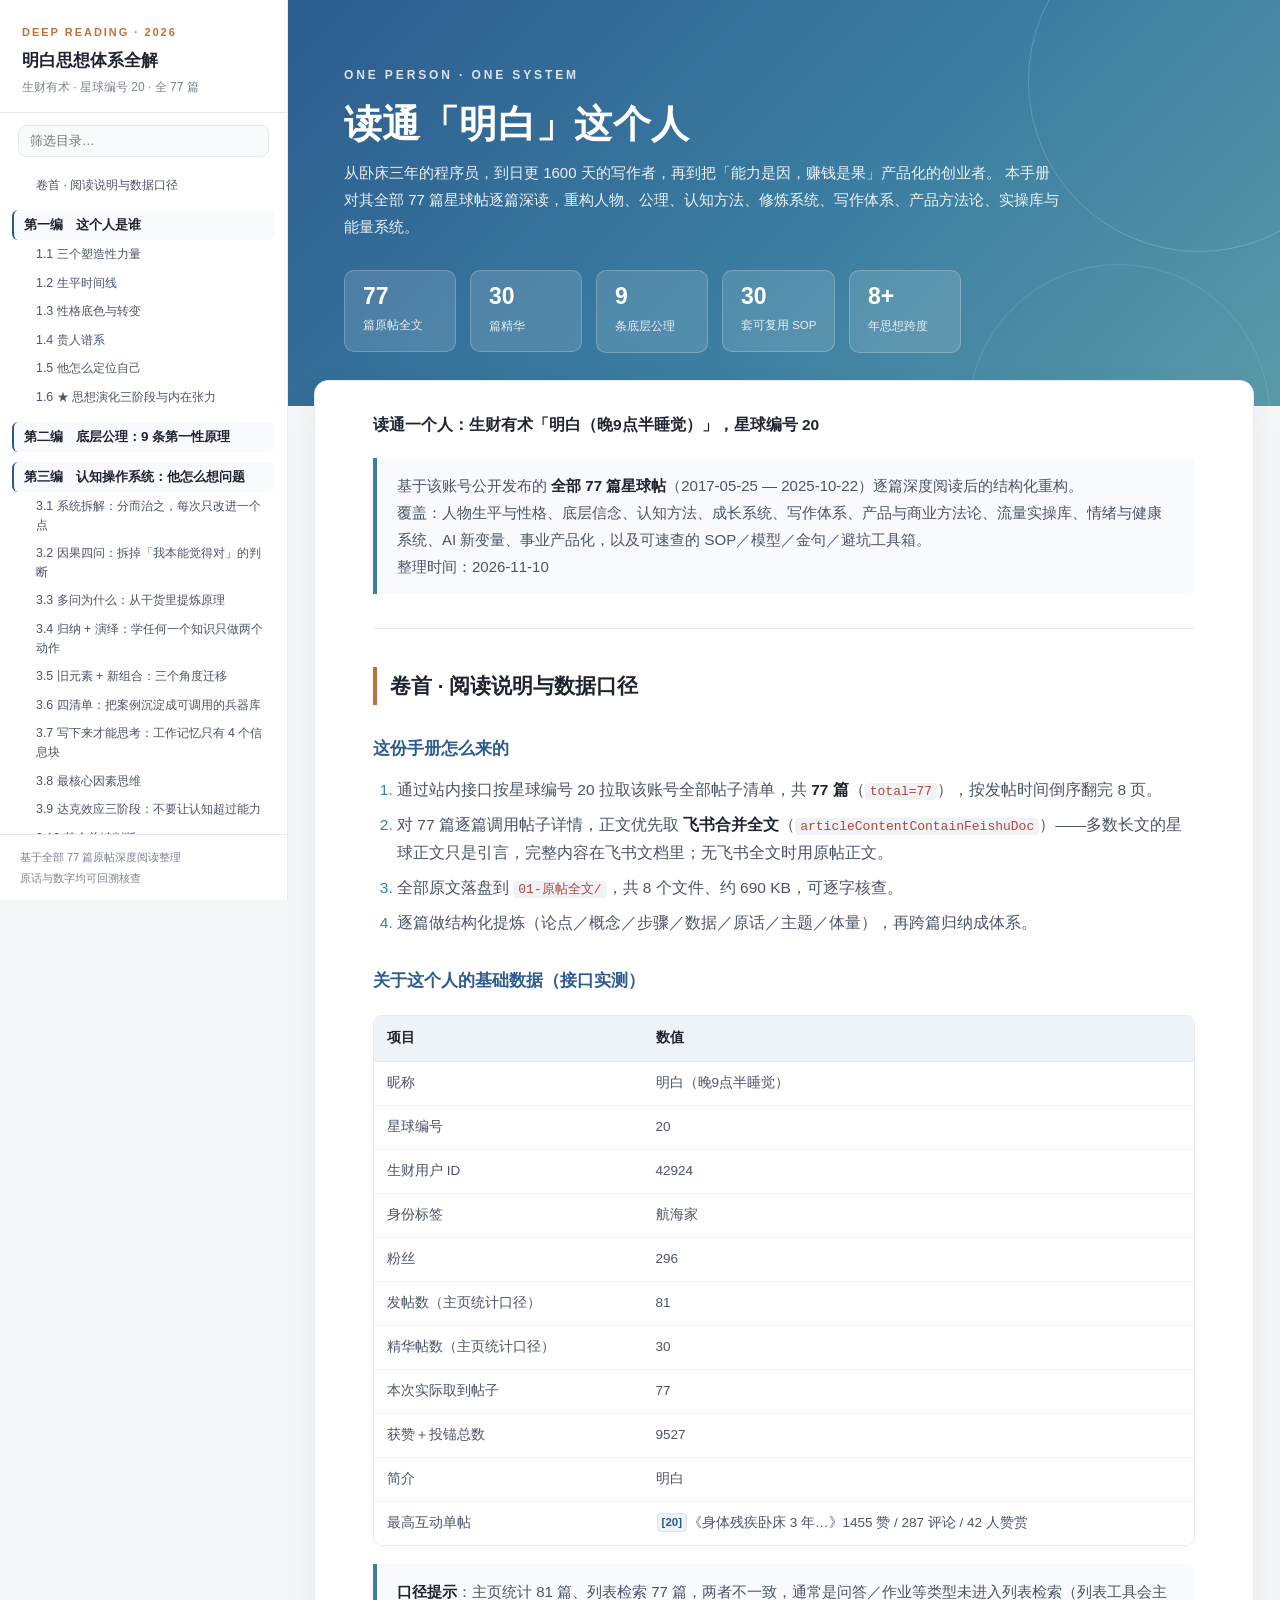
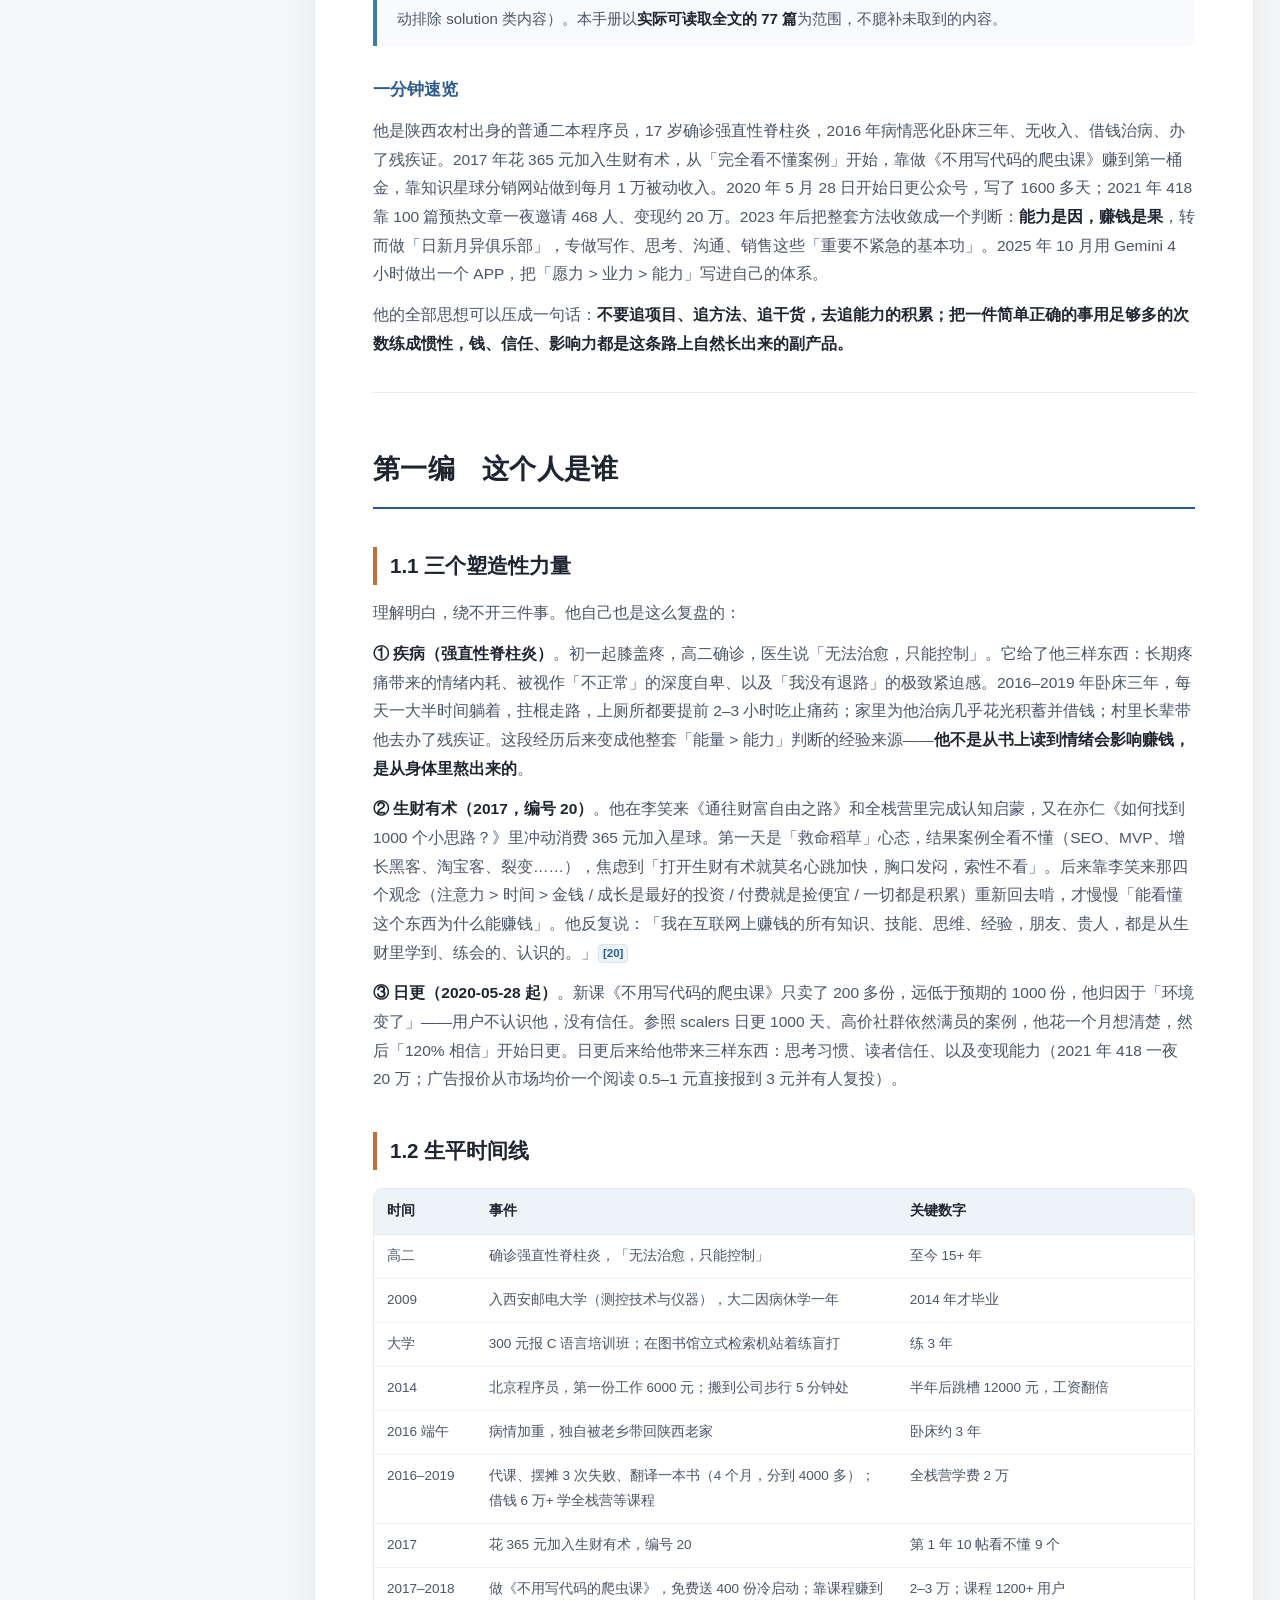
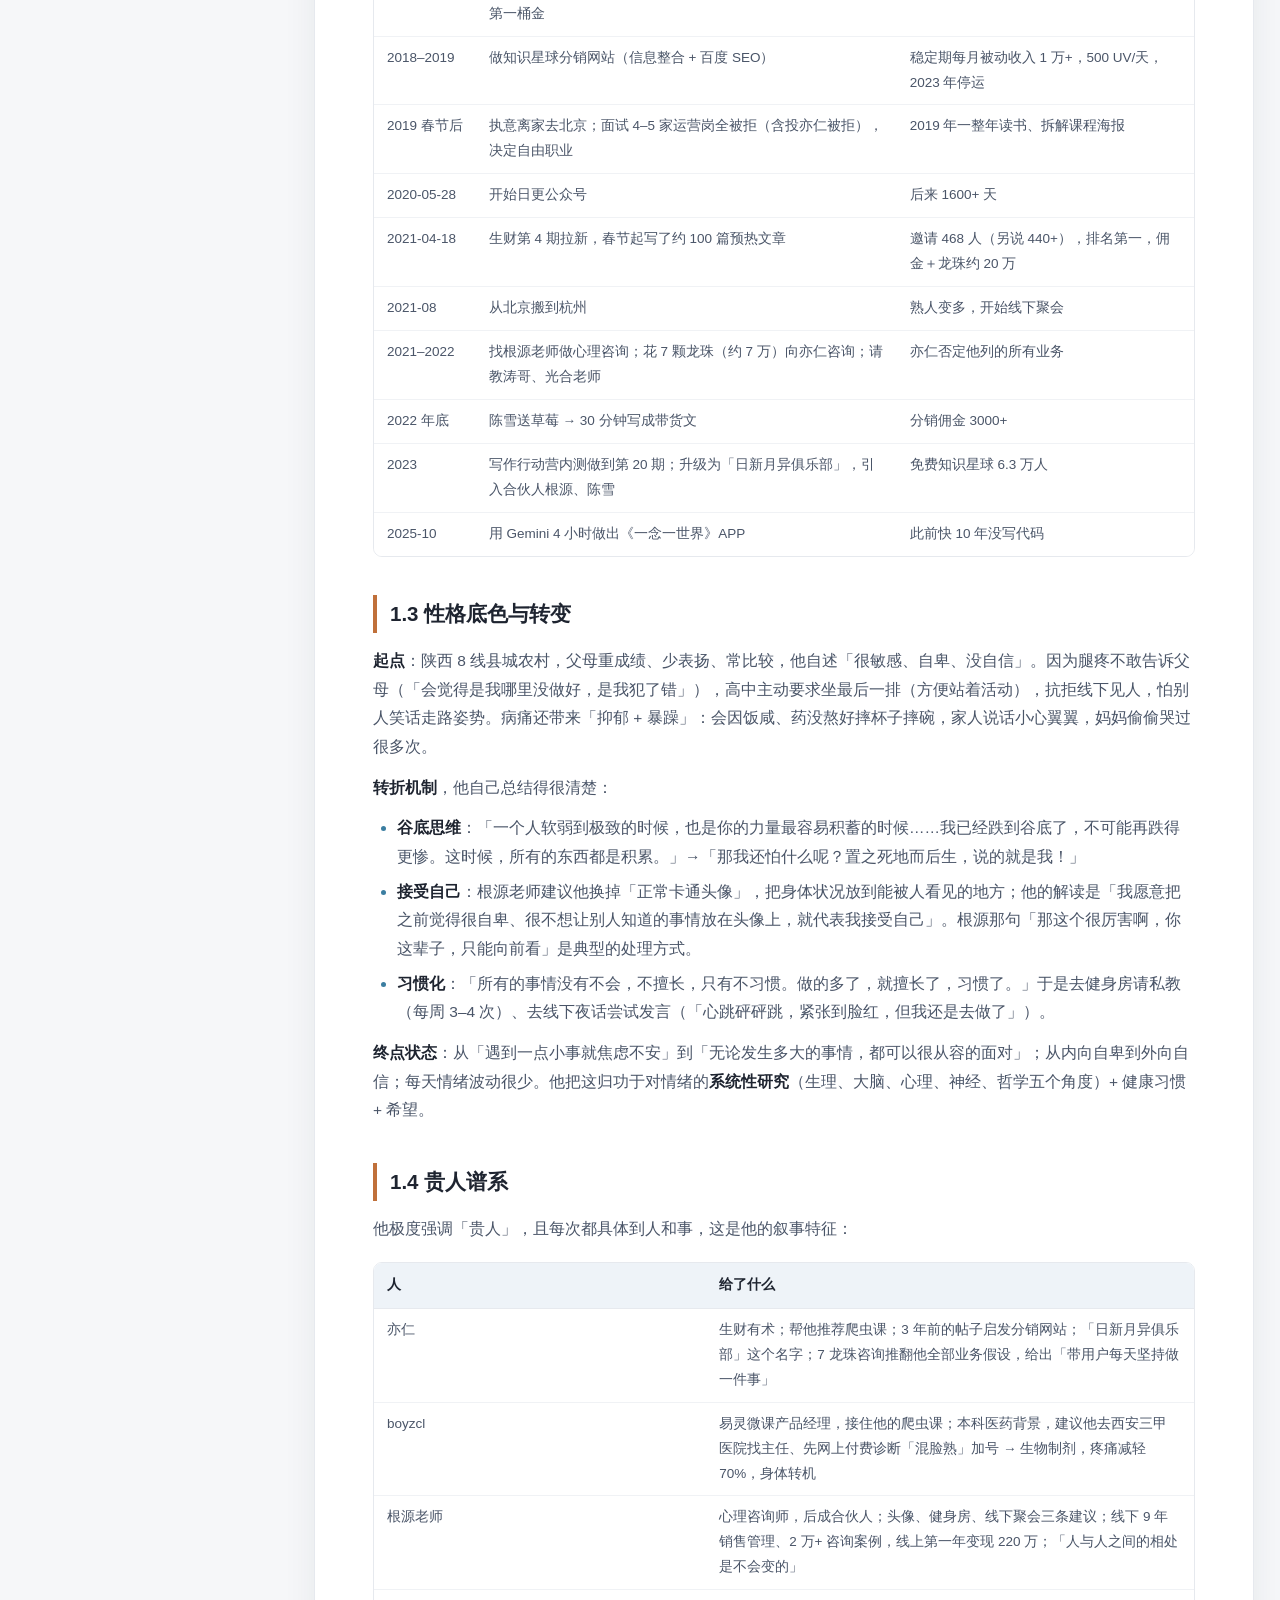
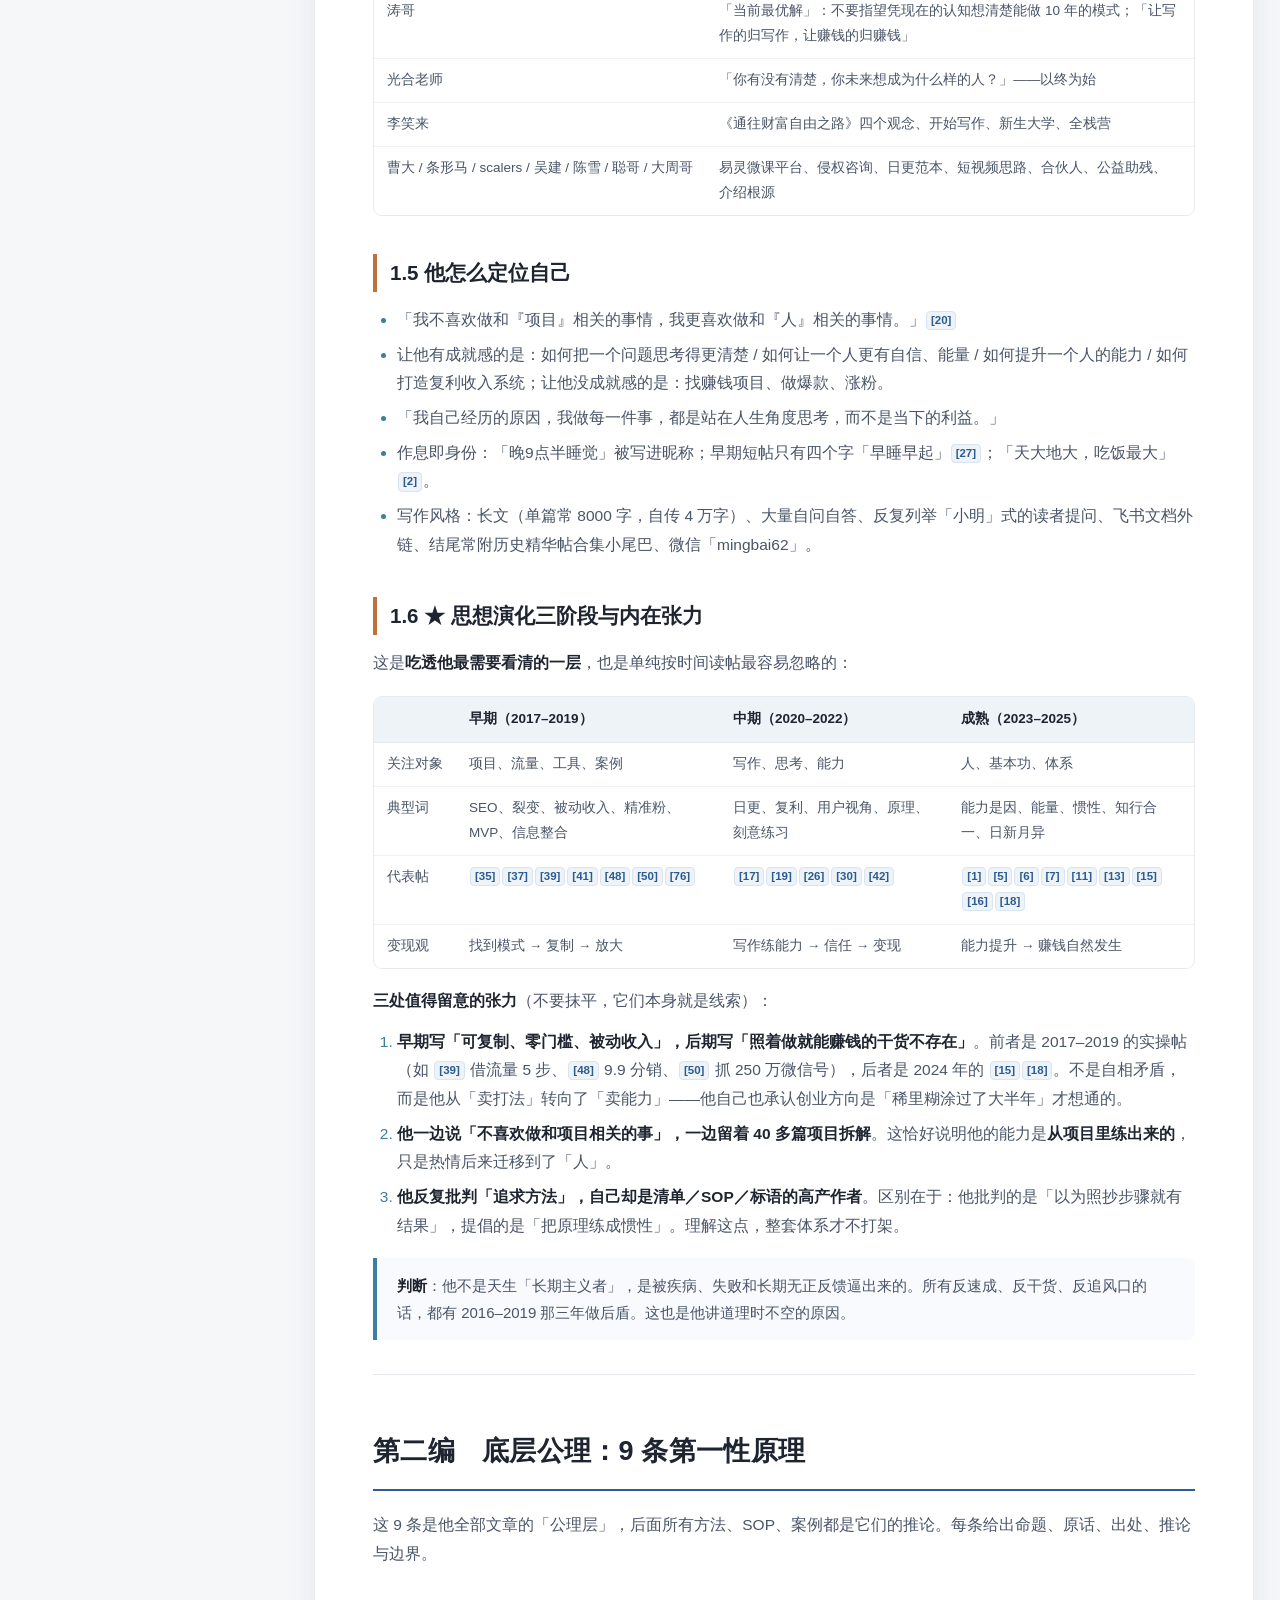
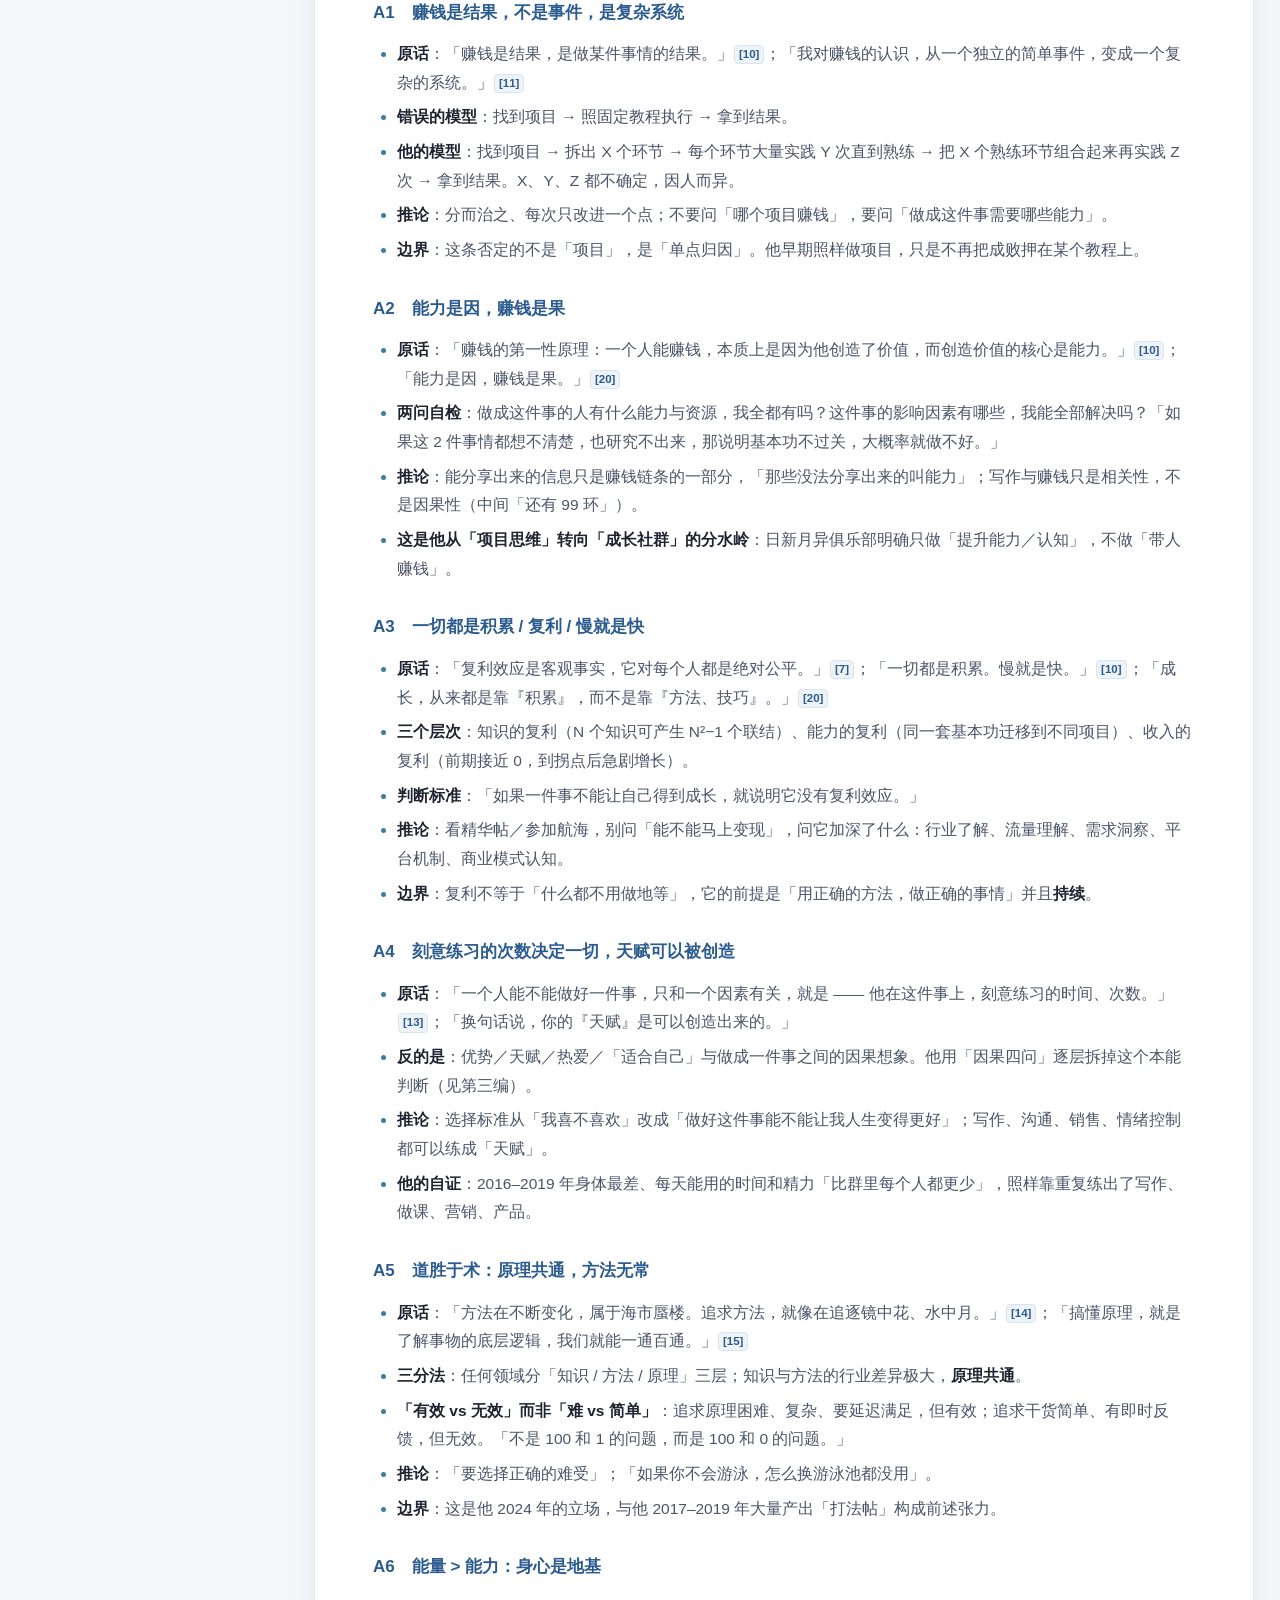
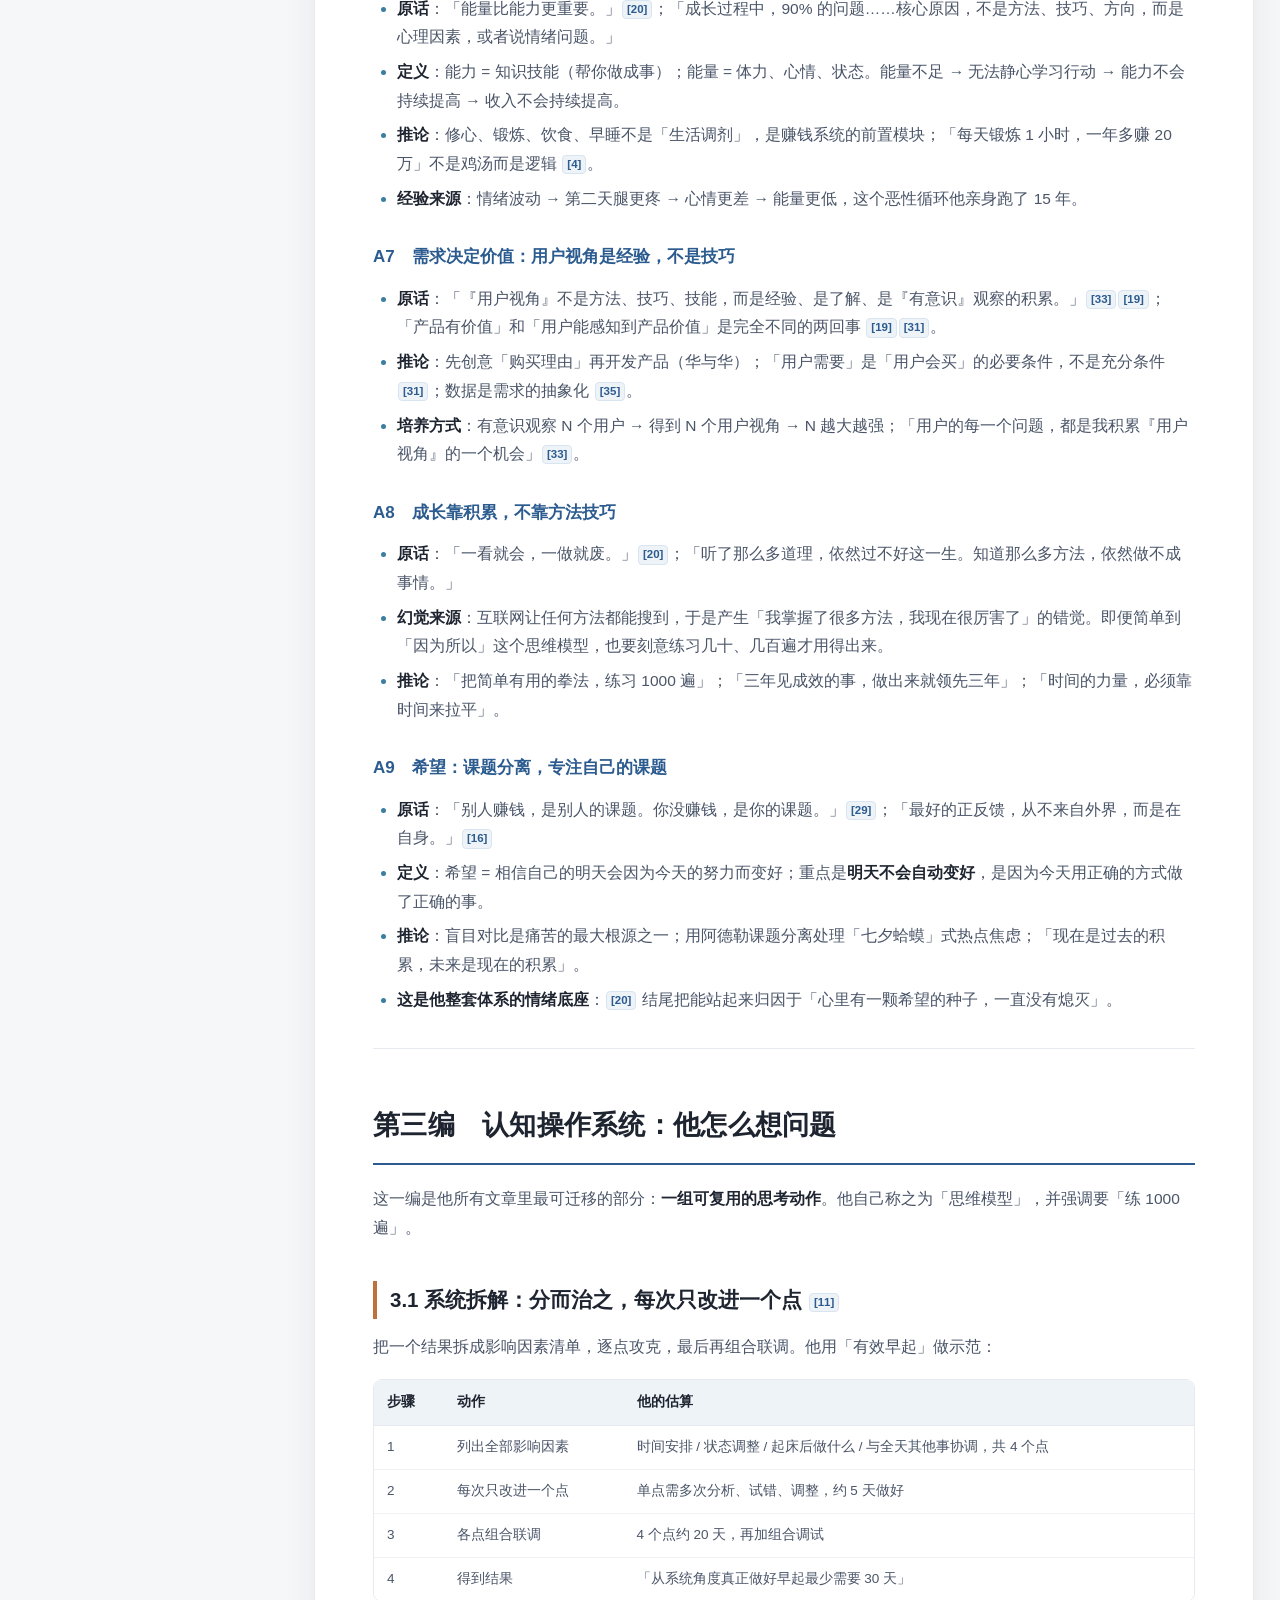
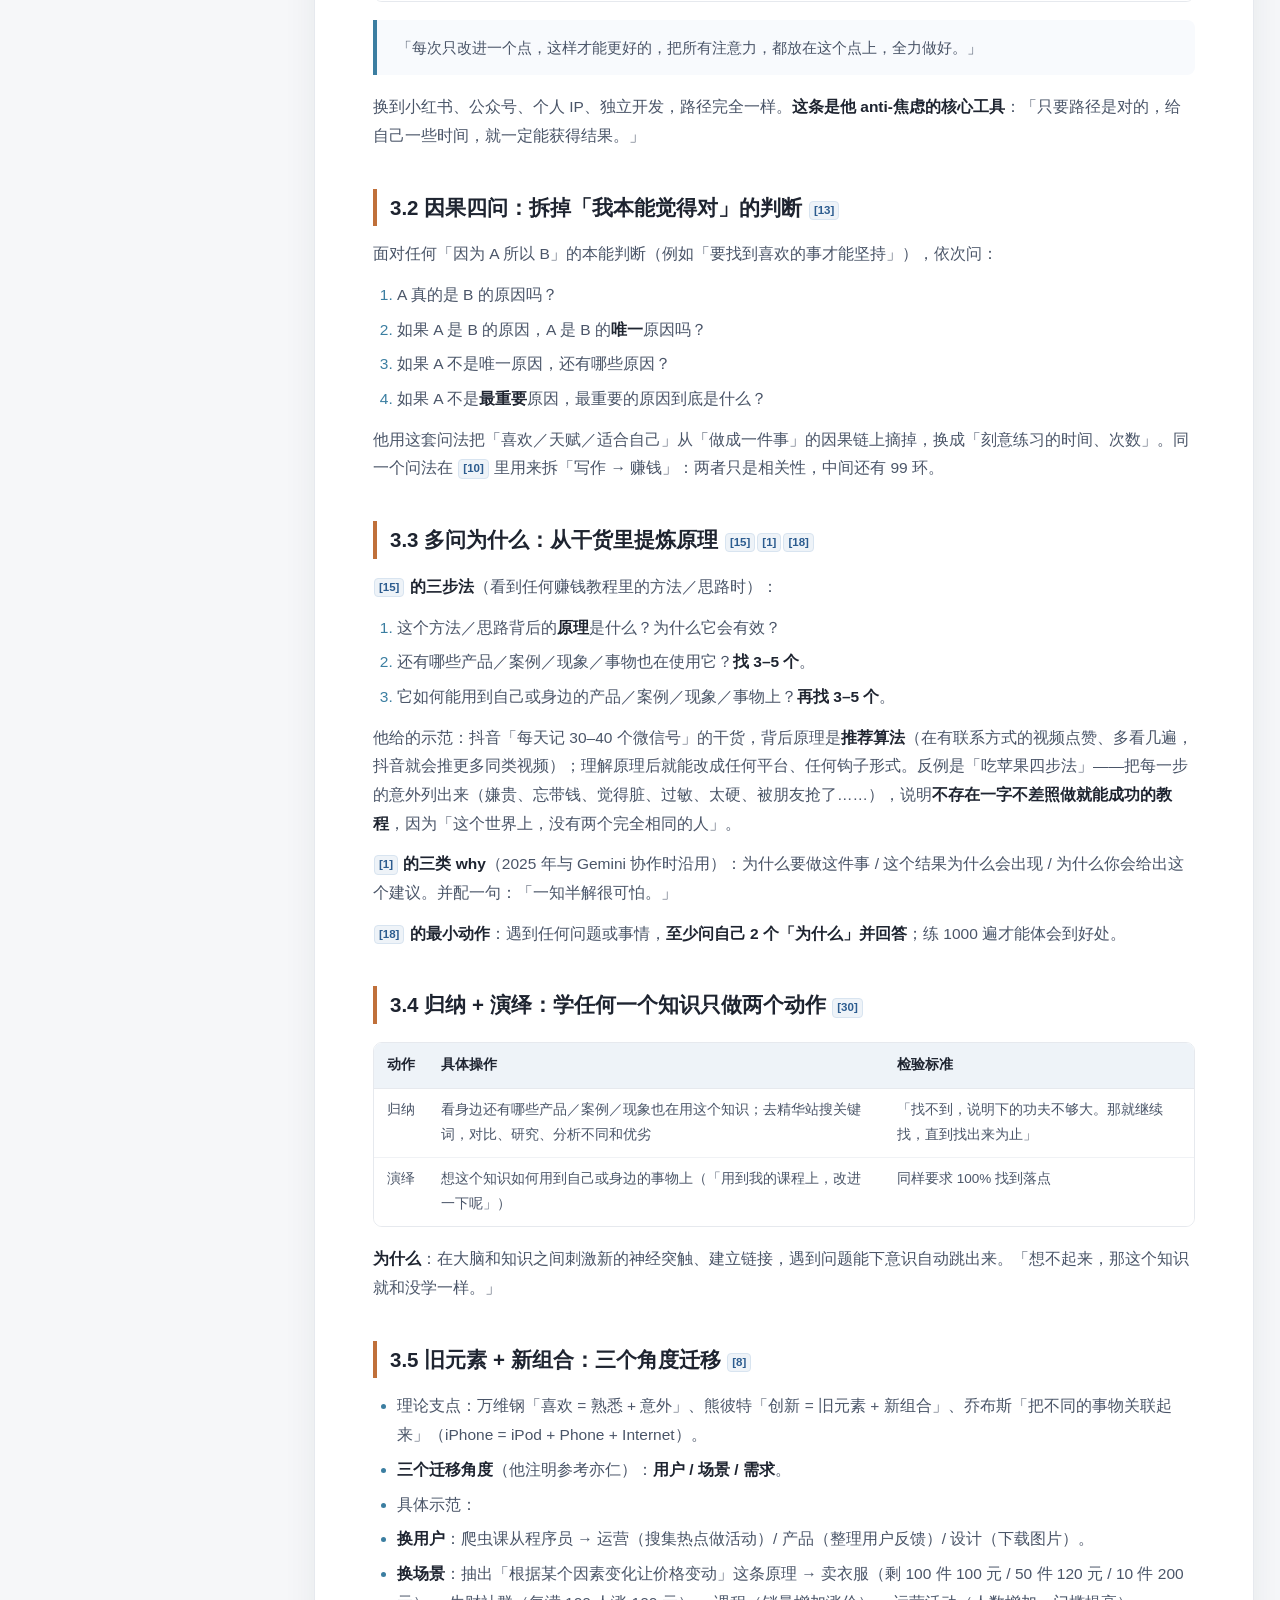
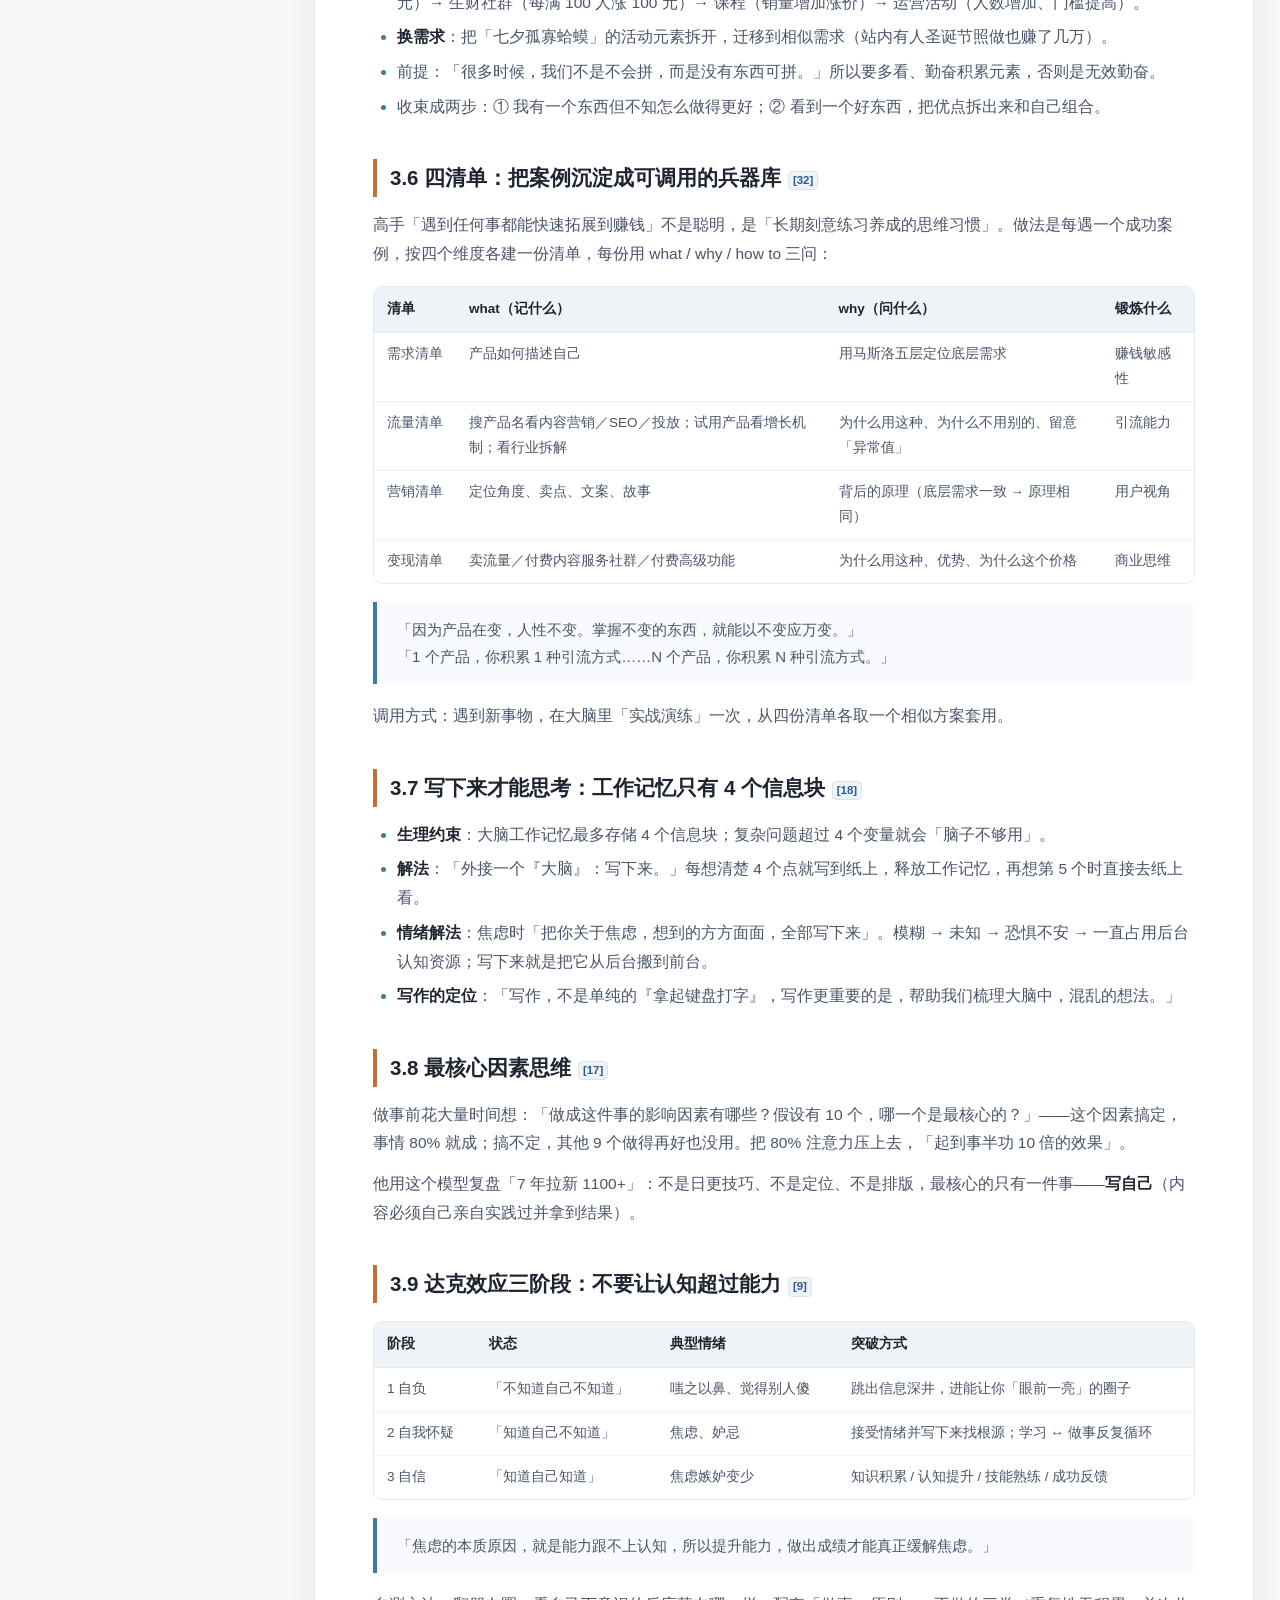
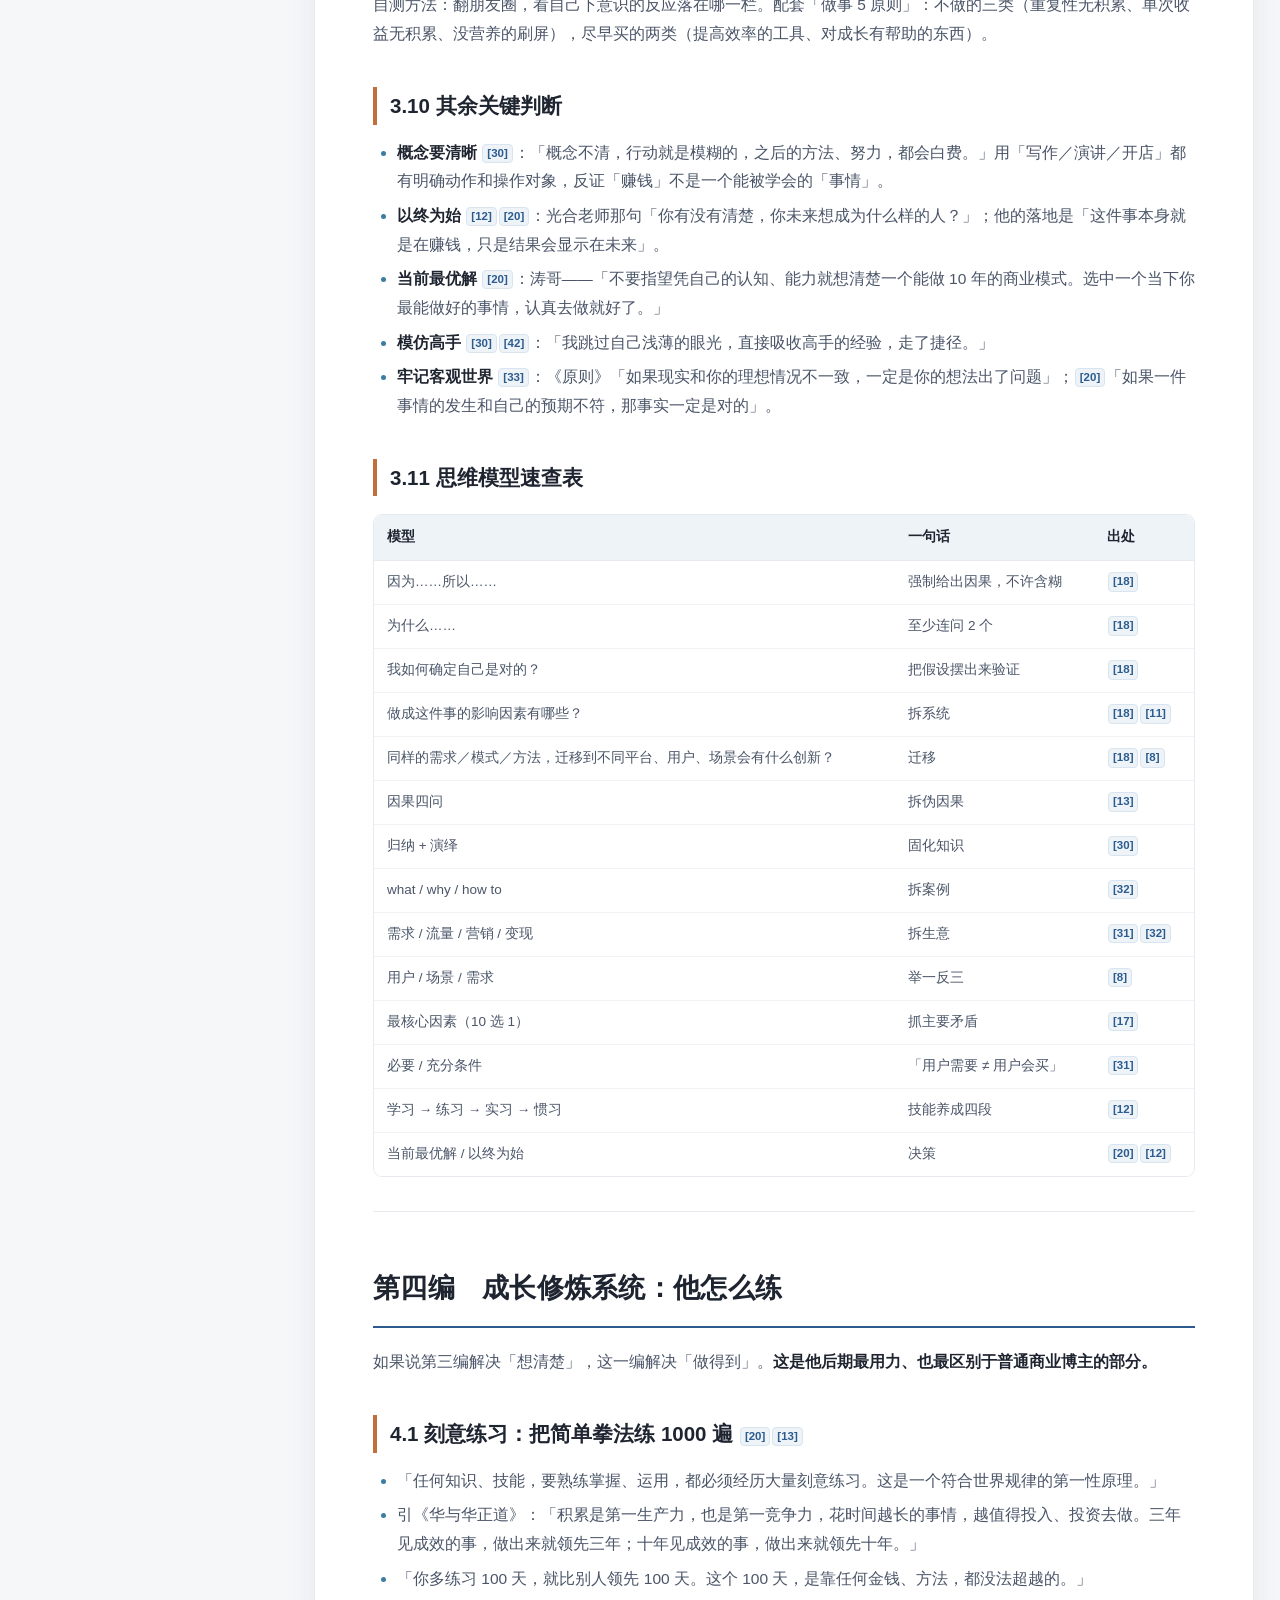
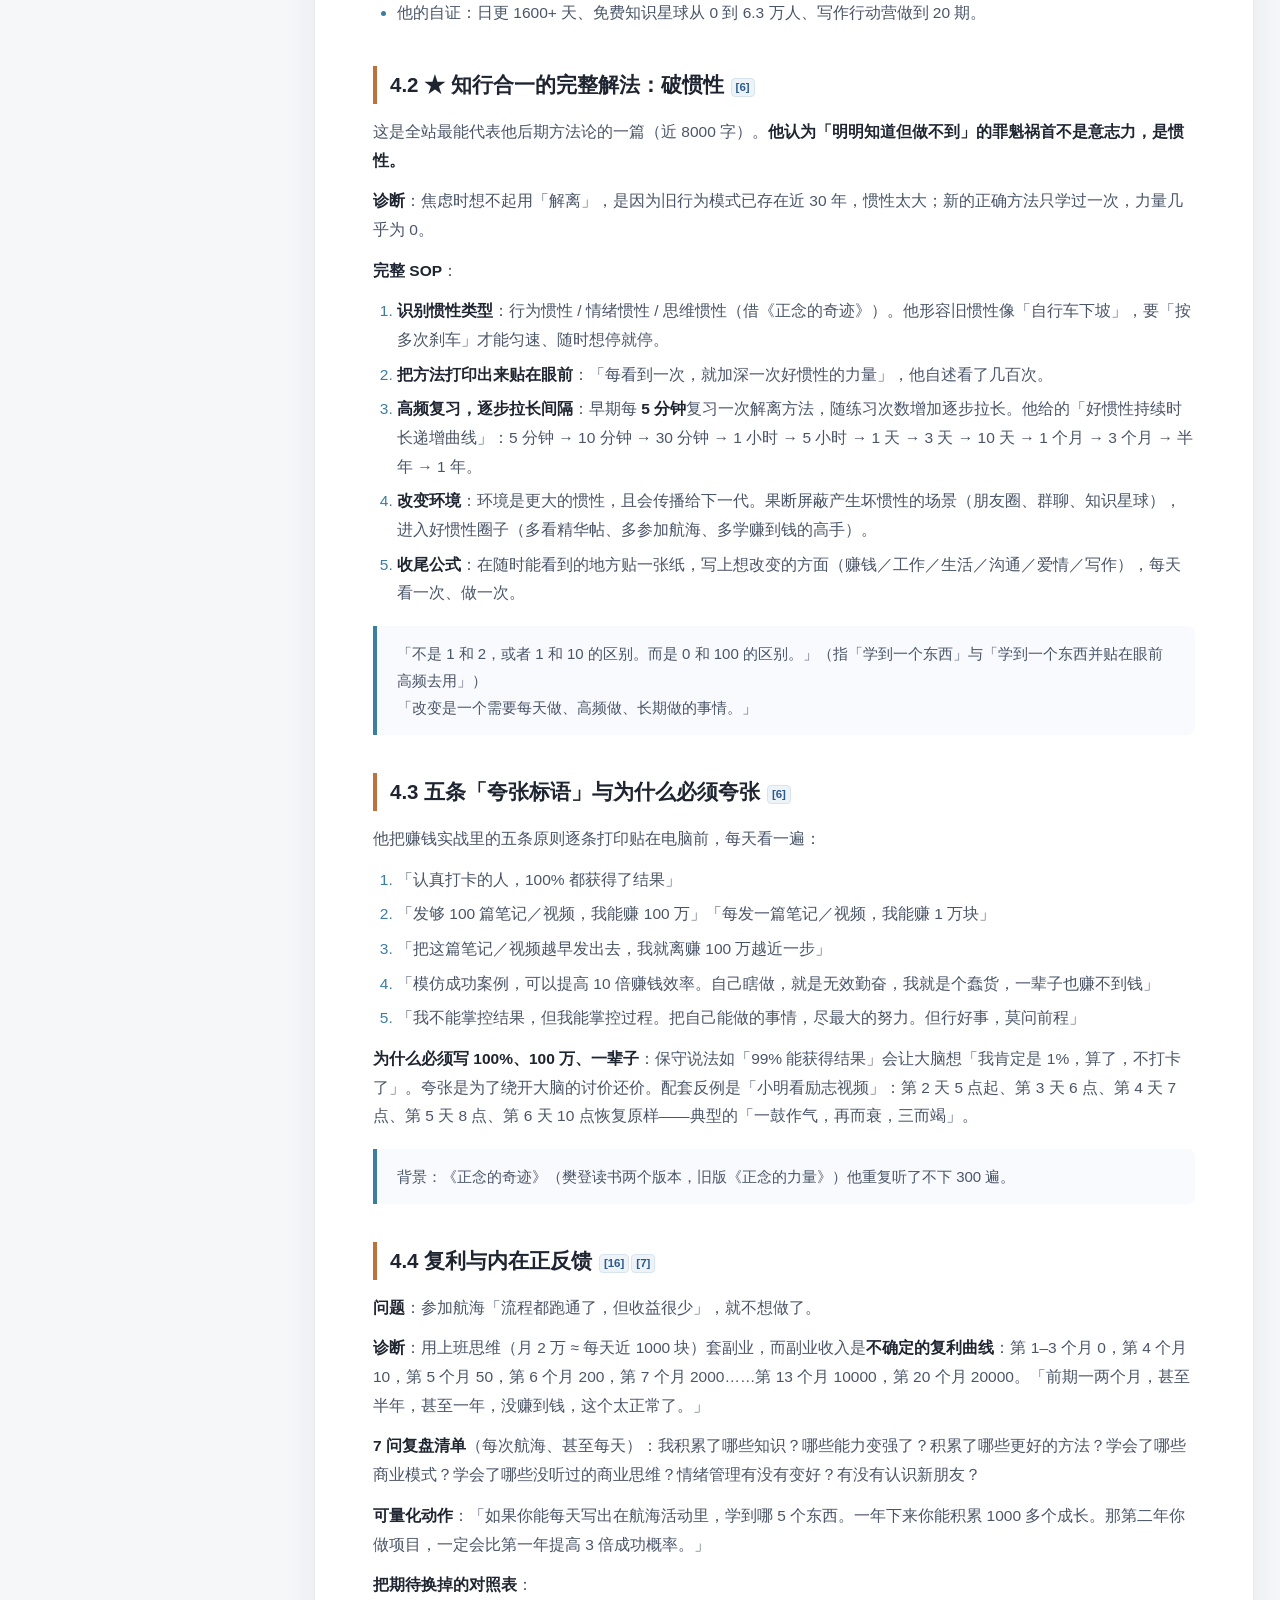
<file: 03-明白思想体系/明白思想体系全解.html>
<!DOCTYPE html>
<html lang="zh-CN"><head><meta charset="utf-8">
<meta name="viewport" content="width=device-width,initial-scale=1">
<title>明白思想体系全解 · 星球编号 20</title>
<style>
:root{
  --bg:#f6f7f9; --paper:#ffffff; --ink:#1e2430; --ink2:#4a5568; --ink3:#7b8494;
  --line:#e6e9ee; --brand:#2c5c8f; --brand2:#3b7ea1; --accent:#c0703a;
  --soft:#eef3f8; --soft2:#f8fafd; --gold:#b8860b;
}
*{box-sizing:border-box}
html{scroll-behavior:smooth}
body{margin:0;background:var(--bg);color:var(--ink);
 font-family:"PingFang SC","Microsoft YaHei","Hiragino Sans GB",-apple-system,BlinkMacSystemFont,"Segoe UI",sans-serif;
 font-size:15.5px;line-height:1.85;-webkit-font-smoothing:antialiased}
a{color:var(--brand);text-decoration:none}
a:hover{text-decoration:underline}

.sidebar{position:fixed;left:0;top:0;bottom:0;width:288px;background:var(--paper);
 border-right:1px solid var(--line);display:flex;flex-direction:column;z-index:20}
.side-head{padding:22px 22px 14px;border-bottom:1px solid var(--line)}
.side-head .kicker{font-size:11px;letter-spacing:.18em;color:var(--accent);font-weight:700}
.side-head h1{font-size:17px;margin:7px 0 3px;line-height:1.4;font-weight:700}
.side-head .sub{font-size:12px;color:var(--ink3)}
.toc-search{margin:12px 18px 8px;padding:8px 11px;border:1px solid var(--line);border-radius:8px;
 font-size:12.5px;width:calc(100% - 36px);outline:none;background:var(--soft2);color:var(--ink)}
.toc-search:focus{border-color:var(--brand2)}
.toc{flex:1;overflow-y:auto;padding:6px 12px 26px}
.toc a{display:block;padding:5px 10px;border-radius:6px;color:var(--ink2);font-size:12.8px;
 line-height:1.5;border-left:2px solid transparent;transition:.15s}
.toc a:hover{background:var(--soft);text-decoration:none}
.toc a.toc-l1{font-weight:700;color:var(--ink);margin-top:10px;font-size:13.4px;
 border-left-color:var(--brand);background:var(--soft2)}
.toc a.toc-l2{padding-left:22px;font-size:12.4px;color:var(--ink2)}
.toc a.active{background:#e4eef7;color:var(--brand);font-weight:600}
.side-foot{padding:12px 20px;border-top:1px solid var(--line);font-size:11px;color:var(--ink3)}

.main{margin-left:288px;padding:0 0 90px}
.hero{background:linear-gradient(135deg,#2c5c8f 0%,#3b7ea1 55%,#5a9aa8 100%);
 color:#fff;padding:64px 56px 54px;position:relative;overflow:hidden}
.hero:after{content:"";position:absolute;right:-90px;top:-90px;width:340px;height:340px;
 border:1px solid rgba(255,255,255,.18);border-radius:50%}
.hero:before{content:"";position:absolute;right:10px;bottom:-160px;width:300px;height:300px;
 border:1px solid rgba(255,255,255,.12);border-radius:50%}
.hero .kicker{font-size:12px;letter-spacing:.24em;opacity:.82;font-weight:600}
.hero h1{font-size:38px;line-height:1.28;margin:14px 0 10px;font-weight:800;letter-spacing:.01em}
.hero .desc{font-size:15px;opacity:.9;max-width:720px;line-height:1.8}
.hero .stats{display:flex;gap:14px;margin-top:30px;flex-wrap:wrap;position:relative;z-index:2}
.hero .stat{background:rgba(255,255,255,.13);border:1px solid rgba(255,255,255,.22);
 border-radius:10px;padding:12px 18px;min-width:112px;backdrop-filter:blur(4px)}
.hero .stat b{display:block;font-size:23px;line-height:1.2;font-weight:800}
.hero .stat span{font-size:11.5px;opacity:.85}

.paper{max-width:940px;margin:-26px auto 0;background:var(--paper);border:1px solid var(--line);
 border-radius:14px;padding:18px 58px 70px;box-shadow:0 12px 34px rgba(30,40,60,.07);position:relative;z-index:3}
.paper h1{font-size:27px;margin:52px 0 20px;padding:0 0 12px;border-bottom:2px solid var(--brand);
 color:var(--ink);font-weight:800;letter-spacing:.01em;scroll-margin-top:20px}
.paper > h1:first-child{display:none}
.paper h2{font-size:20.5px;margin:38px 0 14px;padding-left:13px;border-left:4px solid var(--accent);
 font-weight:700;scroll-margin-top:20px;color:var(--ink)}
.paper h3{font-size:17px;margin:28px 0 10px;font-weight:700;color:var(--brand);scroll-margin-top:20px}
.paper h4{font-size:15.5px;margin:22px 0 8px;font-weight:700;scroll-margin-top:20px}
.paper p{margin:12px 0;color:var(--ink2)}
.paper strong{color:var(--ink);font-weight:700}
.paper em{color:var(--ink3)}
.paper ul,.paper ol{padding-left:24px;margin:12px 0}
.paper li{margin:6px 0;color:var(--ink2)}
.paper li::marker{color:var(--brand2)}
.paper blockquote{margin:18px 0;padding:14px 20px;background:var(--soft2);
 border-left:4px solid var(--brand2);border-radius:0 8px 8px 0;color:var(--ink2);
 font-size:15px;line-height:1.8}
.paper hr{border:0;border-top:1px solid var(--line);margin:34px 0}
.paper code{background:#f0f2f6;color:#b0483a;padding:1px 5px;border-radius:4px;font-size:13px;
 font-family:Consolas,"SF Mono",monospace}
.paper pre{background:#1f2733;color:#e6edf3;padding:16px 20px;border-radius:9px;overflow-x:auto;
 line-height:1.7;margin:18px 0}
.paper pre code{background:none;color:inherit;padding:0;font-size:13px}
.paper a.ref{display:inline-block;background:var(--soft);color:var(--brand);border:1px solid #d8e4f0;
 border-radius:4px;padding:0 4px;font-size:11.5px;line-height:1.5;vertical-align:1px;
 font-weight:600;text-decoration:none;margin:0 1px}
.paper a.ref:hover{background:var(--brand);color:#fff}
.table-wrap{overflow-x:auto;margin:18px 0;border:1px solid var(--line);border-radius:9px}
.paper table{border-collapse:collapse;width:100%;font-size:13.5px;background:#fff}
.paper th{background:var(--soft);color:var(--ink);font-weight:700;text-align:left;
 padding:10px 13px;border-bottom:1px solid var(--line);white-space:nowrap}
.paper td{padding:9px 13px;border-bottom:1px solid #f0f2f5;color:var(--ink2);vertical-align:top}
.paper tr:last-child td{border-bottom:0}
.paper tbody tr:hover{background:#f9fbfd}
.paper tr:target{background:#fff5e8}
.paper td:first-child{white-space:nowrap}
.paper table a{font-weight:500}

.topbtn{position:fixed;right:26px;bottom:26px;width:42px;height:42px;border-radius:50%;
 background:var(--brand);color:#fff;border:0;cursor:pointer;font-size:18px;
 box-shadow:0 6px 18px rgba(44,92,143,.3);display:none;z-index:30}
.progress{position:fixed;top:0;left:288px;right:0;height:3px;background:transparent;z-index:40}
.progress i{display:block;height:100%;background:var(--accent);width:0}

@media (max-width:1000px){
 .sidebar{display:none}
 .main{margin-left:0}
 .hero{padding:44px 24px 46px}
 .hero h1{font-size:29px}
 .paper{margin:-18px 14px 0;padding:16px 22px 50px;border-radius:12px}
 .progress{left:0}
}
@media print{
 .sidebar,.topbtn,.progress,.toc-search{display:none}
 .main{margin:0}.paper{box-shadow:none;border:0;max-width:100%}
 .hero{background:#2c5c8f !important;-webkit-print-color-adjust:exact}
}
</style></head><body>
<div class="progress"><i></i></div>
<aside class="sidebar">
 <div class="side-head">
  <div class="kicker">DEEP READING · 2026</div>
  <h1>明白思想体系全解</h1>
  <div class="sub">生财有术 · 星球编号 20 · 全 77 篇</div>
 </div>
 <input class="toc-search" placeholder="筛选目录…">
 <nav class="toc"><a class="toc-l2" href="#卷首-阅读说明与数据口径">卷首 · 阅读说明与数据口径</a>
<a class="toc-l1" href="#第一编-这个人是谁">第一编　这个人是谁</a>
<a class="toc-l2" href="#1-1-三个塑造性力量">1.1 三个塑造性力量</a>
<a class="toc-l2" href="#1-2-生平时间线">1.2 生平时间线</a>
<a class="toc-l2" href="#1-3-性格底色与转变">1.3 性格底色与转变</a>
<a class="toc-l2" href="#1-4-贵人谱系">1.4 贵人谱系</a>
<a class="toc-l2" href="#1-5-他怎么定位自己">1.5 他怎么定位自己</a>
<a class="toc-l2" href="#1-6-思想演化三阶段与内在张力">1.6 ★ 思想演化三阶段与内在张力</a>
<a class="toc-l1" href="#第二编-底层公理-9-条第一性原理">第二编　底层公理：9 条第一性原理</a>
<a class="toc-l1" href="#第三编-认知操作系统-他怎么想问题">第三编　认知操作系统：他怎么想问题</a>
<a class="toc-l2" href="#3-1-系统拆解-分而治之-每次只改进一个点-11">3.1 系统拆解：分而治之，每次只改进一个点</a>
<a class="toc-l2" href="#3-2-因果四问-拆掉-我本能觉得对-的判断-13">3.2 因果四问：拆掉「我本能觉得对」的判断</a>
<a class="toc-l2" href="#3-3-多问为什么-从干货里提炼原理-15-1-18">3.3 多问为什么：从干货里提炼原理</a>
<a class="toc-l2" href="#3-4-归纳-演绎-学任何一个知识只做两个动作-30">3.4 归纳 + 演绎：学任何一个知识只做两个动作</a>
<a class="toc-l2" href="#3-5-旧元素-新组合-三个角度迁移-8">3.5 旧元素 + 新组合：三个角度迁移</a>
<a class="toc-l2" href="#3-6-四清单-把案例沉淀成可调用的兵器库-32">3.6 四清单：把案例沉淀成可调用的兵器库</a>
<a class="toc-l2" href="#3-7-写下来才能思考-工作记忆只有-4-个信息块-18">3.7 写下来才能思考：工作记忆只有 4 个信息块</a>
<a class="toc-l2" href="#3-8-最核心因素思维-17">3.8 最核心因素思维</a>
<a class="toc-l2" href="#3-9-达克效应三阶段-不要让认知超过能力-9">3.9 达克效应三阶段：不要让认知超过能力</a>
<a class="toc-l2" href="#3-10-其余关键判断">3.10 其余关键判断</a>
<a class="toc-l2" href="#3-11-思维模型速查表">3.11 思维模型速查表</a>
<a class="toc-l1" href="#第四编-成长修炼系统-他怎么练">第四编　成长修炼系统：他怎么练</a>
<a class="toc-l2" href="#4-1-刻意练习-把简单拳法练-1000-遍-20-13">4.1 刻意练习：把简单拳法练 1000 遍</a>
<a class="toc-l2" href="#4-2-知行合一的完整解法-破惯性-6">4.2 ★ 知行合一的完整解法：破惯性</a>
<a class="toc-l2" href="#4-3-五条-夸张标语-与为什么必须夸张-6">4.3 五条「夸张标语」与为什么必须夸张</a>
<a class="toc-l2" href="#4-4-复利与内在正反馈-16-7">4.4 复利与内在正反馈</a>
<a class="toc-l2" href="#4-5-借外部的事-练自己的功-14-23">4.5 借外部的事，练自己的功</a>
<a class="toc-l2" href="#4-6-执行意图与动力工程-23-24">4.6 执行意图与动力工程</a>
<a class="toc-l2" href="#4-7-日更的制度设计-20-17">4.7 日更的制度设计</a>
<a class="toc-l2" href="#4-8-最底层赚钱能力清单-13-19-14">4.8 最底层赚钱能力清单</a>
<a class="toc-l2" href="#4-9-从-0-到-1-培养赚钱思维-开眼-复制-贯通-42">4.9 从 0 到 1 培养赚钱思维：开眼 → 复制 → 贯通</a>
<a class="toc-l1" href="#第五编-写作系统-他的核心载体">第五编　写作系统：他的核心载体</a>
<a class="toc-l2" href="#5-1-写作与赚钱的-4-个关系-19-全站最高阅读-37067">5.1 写作与赚钱的 4 个关系 （全站最高阅读 37067）</a>
<a class="toc-l2" href="#5-2-为什么写作短期赚不到钱-预期管理-19">5.2 为什么写作短期赚不到钱：预期管理</a>
<a class="toc-l2" href="#5-3-写自己-信任的来源与个人-IP-的定义-17">5.3 「写自己」：信任的来源与个人 IP 的定义</a>
<a class="toc-l2" href="#5-4-写作是手段-思考是目的-18-20">5.4 写作是手段，思考是目的</a>
<a class="toc-l2" href="#5-5-日更的商业闭环-20-17">5.5 日更的商业闭环</a>
<a class="toc-l2" href="#5-6-可复用-SOP-宣传一个产品的-4-种写法-17">5.6 可复用 SOP：宣传一个产品的 4 种写法</a>
<a class="toc-l1" href="#第六编-产品与商业方法论">第六编　产品与商业方法论</a>
<a class="toc-l2" href="#6-1-四象限-需求-流量-营销-变现-31-32">6.1 四象限：需求 / 流量 / 营销 / 变现</a>
<a class="toc-l2" href="#6-2-用户需要-用户会买-购买理由与传递感知-31">6.2 用户需要 ≠ 用户会买：购买理由与传递感知</a>
<a class="toc-l2" href="#6-3-数据是需求的抽象化-5-步市场分析-SOP-35">6.3 ★ 数据是需求的抽象化：5 步市场分析 SOP</a>
<a class="toc-l2" href="#6-4-MVP-精益创业-破局点-三级火箭">6.4 MVP / 精益创业 / 破局点 / 三级火箭</a>
<a class="toc-l2" href="#6-5-信息整合-一个可复用-低门槛的成熟商业模式-37">6.5 信息整合：一个可复用、低门槛的成熟商业模式</a>
<a class="toc-l2" href="#6-6-降低用户认知成本-命名-超级符号-品牌重复-36">6.6 降低用户认知成本：命名、超级符号、品牌重复</a>
<a class="toc-l2" href="#6-7-能力圈与技能树-为什么先打通一个领域-38">6.7 能力圈与技能树：为什么先打通一个领域</a>
<a class="toc-l2" href="#6-8-案例拆解四清单-what-why-how-to-32">6.8 案例拆解四清单（what / why / how to）</a>
<a class="toc-l2" href="#6-9-黄金圈法则与-landing-page-66">6.9 黄金圈法则与 landing page</a>
<a class="toc-l2" href="#6-10-定价-分销与-让出利益换流量-48-76-41">6.10 定价、分销与「让出利益换流量」</a>
<a class="toc-l1" href="#第七编-流量与增长实操库-早期-术-的完整档案">第七编　流量与增长实操库（早期「术」的完整档案）</a>
<a class="toc-l2" href="#7-1-借别人的流量-5-步复制-SOP-39">7.1 借别人的流量：5 步复制 SOP</a>
<a class="toc-l2" href="#7-2-SEO-与站群-26-43-44">7.2 SEO 与站群</a>
<a class="toc-l2" href="#7-3-裂变-分销与活动运营-48-76-45-41-65">7.3 裂变、分销与活动运营</a>
<a class="toc-l2" href="#7-4-信息差-47-58-72-43">7.4 信息差</a>
<a class="toc-l2" href="#7-5-线下流量-53-46-63">7.5 线下流量</a>
<a class="toc-l2" href="#7-6-平台差与内容再加工-40-66">7.6 平台差与内容再加工</a>
<a class="toc-l2" href="#7-7-工具链清单">7.7 工具链清单</a>
<a class="toc-l2" href="#7-8-增长心法-10-条-跨帖归纳">7.8 增长心法 10 条（跨帖归纳）</a>
<a class="toc-l1" href="#第八编-能量-情绪与健康系统">第八编　能量、情绪与健康系统</a>
<a class="toc-l2" href="#8-1-能力-vs-能量-20">8.1 能力 vs 能量</a>
<a class="toc-l2" href="#8-2-情绪调节方法与完整书单-20-6-22-29-33">8.2 情绪调节方法与完整书单</a>
<a class="toc-l2" href="#8-3-恶性循环-良性循环-希望的机制-20-29">8.3 恶性循环 → 良性循环：希望的机制</a>
<a class="toc-l2" href="#8-4-强直性脊柱炎的完整自我管理方案-20-33-4">8.4 强直性脊柱炎的完整自我管理方案</a>
<a class="toc-l2" href="#8-5-为什么这套系统在他的体系里是-地基-而非-附录">8.5 为什么这套系统在他的体系里是「地基」而非「附录」</a>
<a class="toc-l1" href="#第九编-2025-新变量-AI-与元认知-1">第九编　2025 新变量：AI 与元认知</a>
<a class="toc-l2" href="#9-1-Gemini-4-小时做出-APP-完整复盘">9.1 Gemini 4 小时做出 APP 完整复盘</a>
<a class="toc-l2" href="#9-2-真正的转折不是工具-是元认知">9.2 真正的转折不是工具，是元认知</a>
<a class="toc-l2" href="#9-3-与他一贯体系的呼应">9.3 与他一贯体系的呼应</a>
<a class="toc-l1" href="#第十编-事业与产品化-日新月异俱乐部-20-17-18">第十编　事业与产品化：日新月异俱乐部</a>
<a class="toc-l2" href="#10-1-三次关键咨询">10.1 三次关键咨询</a>
<a class="toc-l2" href="#10-2-写作社群为什么让他难受-20">10.2 写作社群为什么让他难受</a>
<a class="toc-l2" href="#10-3-草莓事件与产品定型-20-18">10.3 草莓事件与产品定型</a>
<a class="toc-l2" href="#10-4-合伙人-产品体系与价值观-20">10.4 合伙人、产品体系与价值观</a>
<a class="toc-l1" href="#第十一编-工具箱-速查">第十一编　工具箱（速查）</a>
<a class="toc-l2" href="#11-1-全部-SOP-索引">11.1 全部 SOP 索引</a>
<a class="toc-l2" href="#11-2-书单-影视-概念速查">11.2 书单 / 影视 / 概念速查</a>
<a class="toc-l2" href="#11-3-原话金句库-逐字引用">11.3 原话金句库（逐字引用）</a>
<a class="toc-l2" href="#11-4-避坑清单-跨帖归纳">11.4 避坑清单（跨帖归纳）</a>
<a class="toc-l2" href="#11-5-30-天实践路线-整理者推导-非作者原话">11.5 30 天实践路线（★ 整理者推导，非作者原话）</a>
<a class="toc-l1" href="#附录">附录</a>
<a class="toc-l2" href="#附录-A-77-篇帖子全索引">附录 A　77 篇帖子全索引</a>
<a class="toc-l2" href="#附录-B-数字口径与核实说明">附录 B　数字口径与核实说明</a>
<a class="toc-l2" href="#附录-C-原帖全文存档说明">附录 C　原帖全文存档说明</a>
<a class="toc-l2" href="#附录-D-三条阅读路径">附录 D　三条阅读路径</a></nav>
 <div class="side-foot">基于全部 77 篇原帖深度阅读整理<br>原话与数字均可回溯核查</div>
</aside>
<main class="main">
 <header class="hero">
  <div class="kicker">ONE PERSON · ONE SYSTEM</div>
  <h1>读通「明白」这个人</h1>
  <div class="desc">从卧床三年的程序员，到日更 1600 天的写作者，再到把「能力是因，赚钱是果」产品化的创业者。
  本手册对其全部 77 篇星球帖逐篇深读，重构人物、公理、认知方法、修炼系统、写作体系、产品方法论、实操库与能量系统。</div>
  <div class="stats">
   <div class="stat"><b>77</b><span>篇原帖全文</span></div>
   <div class="stat"><b>30</b><span>篇精华</span></div>
   <div class="stat"><b>9</b><span>条底层公理</span></div>
   <div class="stat"><b>30</b><span>套可复用 SOP</span></div>
   <div class="stat"><b>8+</b><span>年思想跨度</span></div>
  </div>
 </header>
 <article class="paper">
<h1 id="明白思想体系全解">明白思想体系全解</h1>
<p><strong>读通一个人：生财有术「明白（晚9点半睡觉）」，星球编号 20</strong></p>
<blockquote>基于该账号公开发布的 <strong>全部 77 篇星球帖</strong>（2017-05-25 — 2025-10-22）逐篇深度阅读后的结构化重构。<br>覆盖：人物生平与性格、底层信念、认知方法、成长系统、写作体系、产品与商业方法论、流量实操库、情绪与健康系统、AI 新变量、事业产品化，以及可速查的 SOP／模型／金句／避坑工具箱。<br>整理时间：2026-11-10</blockquote>
<hr>
<h2 id="卷首-阅读说明与数据口径">卷首 · 阅读说明与数据口径</h2>
<h3 id="这份手册怎么来的">这份手册怎么来的</h3>
<ol><li>通过站内接口按星球编号 20 拉取该账号全部帖子清单，共 <strong>77 篇</strong>（<code>total=77</code>），按发帖时间倒序翻完 8 页。</li><li>对 77 篇逐篇调用帖子详情，正文优先取 <strong>飞书合并全文</strong>（<code>articleContentContainFeishuDoc</code>）——多数长文的星球正文只是引言，完整内容在飞书文档里；无飞书全文时用原帖正文。</li><li>全部原文落盘到 <code>01-原帖全文/</code>，共 8 个文件、约 690 KB，可逐字核查。</li><li>逐篇做结构化提炼（论点／概念／步骤／数据／原话／主题／体量），再跨篇归纳成体系。</li></ol>
<h3 id="关于这个人的基础数据-接口实测">关于这个人的基础数据（接口实测）</h3>
<div class="table-wrap"><table><thead><tr><th>项目</th><th>数值</th></tr></thead><tbody><tr><td>昵称</td><td>明白（晚9点半睡觉）</td></tr><tr><td>星球编号</td><td>20</td></tr><tr><td>生财用户 ID</td><td>42924</td></tr><tr><td>身份标签</td><td>航海家</td></tr><tr><td>粉丝</td><td>296</td></tr><tr><td>发帖数（主页统计口径）</td><td>81</td></tr><tr><td>精华帖数（主页统计口径）</td><td>30</td></tr><tr><td>本次实际取到帖子</td><td>77</td></tr><tr><td>获赞＋投锚总数</td><td>9527</td></tr><tr><td>简介</td><td>明白</td></tr><tr><td>最高互动单帖</td><td><a class="ref" href="#post-20" title="跳转到附录 A 第 20 篇">[20]</a>《身体残疾卧床 3 年…》1455 赞 / 287 评论 / 42 人赞赏</td></tr></tbody></table></div>
<blockquote><strong>口径提示</strong>：主页统计 81 篇、列表检索 77 篇，两者不一致，通常是问答／作业等类型未进入列表检索（列表工具会主动排除 solution 类内容）。本手册以<strong>实际可读取全文的 77 篇</strong>为范围，不臆补未取到的内容。</blockquote>
<h3 id="一分钟速览">一分钟速览</h3>
<p>他是陕西农村出身的普通二本程序员，17 岁确诊强直性脊柱炎，2016 年病情恶化卧床三年、无收入、借钱治病、办了残疾证。2017 年花 365 元加入生财有术，从「完全看不懂案例」开始，靠做《不用写代码的爬虫课》赚到第一桶金，靠知识星球分销网站做到每月 1 万被动收入。2020 年 5 月 28 日开始日更公众号，写了 1600 多天；2021 年 418 靠 100 篇预热文章一夜邀请 468 人、变现约 20 万。2023 年后把整套方法收敛成一个判断：<strong>能力是因，赚钱是果</strong>，转而做「日新月异俱乐部」，专做写作、思考、沟通、销售这些「重要不紧急的基本功」。2025 年 10 月用 Gemini 4 小时做出一个 APP，把「愿力 &gt; 业力 &gt; 能力」写进自己的体系。</p>
<p>他的全部思想可以压成一句话：<strong>不要追项目、追方法、追干货，去追能力的积累；把一件简单正确的事用足够多的次数练成惯性，钱、信任、影响力都是这条路上自然长出来的副产品。</strong></p>
<hr>

<h1 id="第一编-这个人是谁">第一编　这个人是谁</h1>
<h2 id="1-1-三个塑造性力量">1.1 三个塑造性力量</h2>
<p>理解明白，绕不开三件事。他自己也是这么复盘的：</p>
<p><strong>① 疾病（强直性脊柱炎）</strong>。初一起膝盖疼，高二确诊，医生说「无法治愈，只能控制」。它给了他三样东西：长期疼痛带来的情绪内耗、被视作「不正常」的深度自卑、以及「我没有退路」的极致紧迫感。2016–2019 年卧床三年，每天一大半时间躺着，拄棍走路，上厕所都要提前 2–3 小时吃止痛药；家里为他治病几乎花光积蓄并借钱；村里长辈带他去办了残疾证。这段经历后来变成他整套「能量 &gt; 能力」判断的经验来源——<strong>他不是从书上读到情绪会影响赚钱，是从身体里熬出来的</strong>。</p>
<p><strong>② 生财有术（2017，编号 20）</strong>。他在李笑来《通往财富自由之路》和全栈营里完成认知启蒙，又在亦仁《如何找到 1000 个小思路？》里冲动消费 365 元加入星球。第一天是「救命稻草」心态，结果案例全看不懂（SEO、MVP、增长黑客、淘宝客、裂变……），焦虑到「打开生财有术就莫名心跳加快，胸口发闷，索性不看」。后来靠李笑来那四个观念（注意力 &gt; 时间 &gt; 金钱 / 成长是最好的投资 / 付费就是捡便宜 / 一切都是积累）重新回去啃，才慢慢「能看懂这个东西为什么能赚钱」。他反复说：「我在互联网上赚钱的所有知识、技能、思维、经验，朋友、贵人，都是从生财里学到、练会的、认识的。」<a class="ref" href="#post-20" title="跳转到附录 A 第 20 篇">[20]</a></p>
<p><strong>③ 日更（2020-05-28 起）</strong>。新课《不用写代码的爬虫课》只卖了 200 多份，远低于预期的 1000 份，他归因于「环境变了」——用户不认识他，没有信任。参照 scalers 日更 1000 天、高价社群依然满员的案例，他花一个月想清楚，然后「120% 相信」开始日更。日更后来给他带来三样东西：思考习惯、读者信任、以及变现能力（2021 年 418 一夜 20 万；广告报价从市场均价一个阅读 0.5–1 元直接报到 3 元并有人复投）。</p>
<h2 id="1-2-生平时间线">1.2 生平时间线</h2>
<div class="table-wrap"><table><thead><tr><th>时间</th><th>事件</th><th>关键数字</th></tr></thead><tbody><tr><td>高二</td><td>确诊强直性脊柱炎，「无法治愈，只能控制」</td><td>至今 15+ 年</td></tr><tr><td>2009</td><td>入西安邮电大学（测控技术与仪器），大二因病休学一年</td><td>2014 年才毕业</td></tr><tr><td>大学</td><td>300 元报 C 语言培训班；在图书馆立式检索机站着练盲打</td><td>练 3 年</td></tr><tr><td>2014</td><td>北京程序员，第一份工作 6000 元；搬到公司步行 5 分钟处</td><td>半年后跳槽 12000 元，工资翻倍</td></tr><tr><td>2016 端午</td><td>病情加重，独自被老乡带回陕西老家</td><td>卧床约 3 年</td></tr><tr><td>2016–2019</td><td>代课、摆摊 3 次失败、翻译一本书（4 个月，分到 4000 多）；借钱 6 万+ 学全栈营等课程</td><td>全栈营学费 2 万</td></tr><tr><td>2017</td><td>花 365 元加入生财有术，编号 20</td><td>第 1 年 10 帖看不懂 9 个</td></tr><tr><td>2017–2018</td><td>做《不用写代码的爬虫课》，免费送 400 份冷启动；靠课程赚到第一桶金</td><td>2–3 万；课程 1200+ 用户</td></tr><tr><td>2018–2019</td><td>做知识星球分销网站（信息整合 + 百度 SEO）</td><td>稳定期每月被动收入 1 万+，500 UV/天，2023 年停运</td></tr><tr><td>2019 春节后</td><td>执意离家去北京；面试 4–5 家运营岗全被拒（含投亦仁被拒），决定自由职业</td><td>2019 年一整年读书、拆解课程海报</td></tr><tr><td>2020-05-28</td><td>开始日更公众号</td><td>后来 1600+ 天</td></tr><tr><td>2021-04-18</td><td>生财第 4 期拉新，春节起写了约 100 篇预热文章</td><td>邀请 468 人（另说 440+），排名第一，佣金＋龙珠约 20 万</td></tr><tr><td>2021-08</td><td>从北京搬到杭州</td><td>熟人变多，开始线下聚会</td></tr><tr><td>2021–2022</td><td>找根源老师做心理咨询；花 7 颗龙珠（约 7 万）向亦仁咨询；请教涛哥、光合老师</td><td>亦仁否定他列的所有业务</td></tr><tr><td>2022 年底</td><td>陈雪送草莓 → 30 分钟写成带货文</td><td>分销佣金 3000+</td></tr><tr><td>2023</td><td>写作行动营内测做到第 20 期；升级为「日新月异俱乐部」，引入合伙人根源、陈雪</td><td>免费知识星球 6.3 万人</td></tr><tr><td>2025-10</td><td>用 Gemini 4 小时做出《一念一世界》APP</td><td>此前快 10 年没写代码</td></tr></tbody></table></div>
<h2 id="1-3-性格底色与转变">1.3 性格底色与转变</h2>
<p><strong>起点</strong>：陕西 8 线县城农村，父母重成绩、少表扬、常比较，他自述「很敏感、自卑、没自信」。因为腿疼不敢告诉父母（「会觉得是我哪里没做好，是我犯了错」），高中主动要求坐最后一排（方便站着活动），抗拒线下见人，怕别人笑话走路姿势。病痛还带来「抑郁 + 暴躁」：会因饭咸、药没熬好摔杯子摔碗，家人说话小心翼翼，妈妈偷偷哭过很多次。</p>
<p><strong>转折机制</strong>，他自己总结得很清楚：</p>
<ul><li><strong>谷底思维</strong>：「一个人软弱到极致的时候，也是你的力量最容易积蓄的时候……我已经跌到谷底了，不可能再跌得更惨。这时候，所有的东西都是积累。」→「那我还怕什么呢？置之死地而后生，说的就是我！」</li><li><strong>接受自己</strong>：根源老师建议他换掉「正常卡通头像」，把身体状况放到能被人看见的地方；他的解读是「我愿意把之前觉得很自卑、很不想让别人知道的事情放在头像上，就代表我接受自己」。根源那句「那这个很厉害啊，你这辈子，只能向前看」是典型的处理方式。</li><li><strong>习惯化</strong>：「所有的事情没有不会，不擅长，只有不习惯。做的多了，就擅长了，习惯了。」于是去健身房请私教（每周 3–4 次）、去线下夜话尝试发言（「心跳砰砰跳，紧张到脸红，但我还是去做了」）。</li></ul>
<p><strong>终点状态</strong>：从「遇到一点小事就焦虑不安」到「无论发生多大的事情，都可以很从容的面对」；从内向自卑到外向自信；每天情绪波动很少。他把这归功于对情绪的<strong>系统性研究</strong>（生理、大脑、心理、神经、哲学五个角度）+ 健康习惯 + 希望。</p>
<h2 id="1-4-贵人谱系">1.4 贵人谱系</h2>
<p>他极度强调「贵人」，且每次都具体到人和事，这是他的叙事特征：</p>
<div class="table-wrap"><table><thead><tr><th>人</th><th>给了什么</th></tr></thead><tbody><tr><td>亦仁</td><td>生财有术；帮他推荐爬虫课；3 年前的帖子启发分销网站；「日新月异俱乐部」这个名字；7 龙珠咨询推翻他全部业务假设，给出「带用户每天坚持做一件事」</td></tr><tr><td>boyzcl</td><td>易灵微课产品经理，接住他的爬虫课；本科医药背景，建议他去西安三甲医院找主任、先网上付费诊断「混脸熟」加号 → 生物制剂，疼痛减轻 70%，身体转机</td></tr><tr><td>根源老师</td><td>心理咨询师，后成合伙人；头像、健身房、线下聚会三条建议；线下 9 年销售管理、2 万+ 咨询案例，线上第一年变现 220 万；「人与人之间的相处是不会变的」</td></tr><tr><td>涛哥</td><td>「当前最优解」：不要指望凭现在的认知想清楚能做 10 年的模式；「让写作的归写作，让赚钱的归赚钱」</td></tr><tr><td>光合老师</td><td>「你有没有清楚，你未来想成为什么样的人？」——以终为始</td></tr><tr><td>李笑来</td><td>《通往财富自由之路》四个观念、开始写作、新生大学、全栈营</td></tr><tr><td>曹大 / 条形马 / scalers / 吴建 / 陈雪 / 聪哥 / 大周哥</td><td>易灵微课平台、侵权咨询、日更范本、短视频思路、合伙人、公益助残、介绍根源</td></tr></tbody></table></div>
<h2 id="1-5-他怎么定位自己">1.5 他怎么定位自己</h2>
<ul><li>「我不喜欢做和『项目』相关的事情，我更喜欢做和『人』相关的事情。」<a class="ref" href="#post-20" title="跳转到附录 A 第 20 篇">[20]</a></li><li>让他有成就感的是：如何把一个问题思考得更清楚 / 如何让一个人更有自信、能量 / 如何提升一个人的能力 / 如何打造复利收入系统；让他没成就感的是：找赚钱项目、做爆款、涨粉。</li><li>「我自己经历的原因，我做每一件事，都是站在人生角度思考，而不是当下的利益。」</li><li>作息即身份：「晚9点半睡觉」被写进昵称；早期短帖只有四个字「早睡早起」<a class="ref" href="#post-27" title="跳转到附录 A 第 27 篇">[27]</a>；「天大地大，吃饭最大」<a class="ref" href="#post-2" title="跳转到附录 A 第 2 篇">[2]</a>。</li><li>写作风格：长文（单篇常 8000 字，自传 4 万字）、大量自问自答、反复列举「小明」式的读者提问、飞书文档外链、结尾常附历史精华帖合集小尾巴、微信「mingbai62」。</li></ul>
<h2 id="1-6-思想演化三阶段与内在张力">1.6 ★ 思想演化三阶段与内在张力</h2>
<p>这是<strong>吃透他最需要看清的一层</strong>，也是单纯按时间读帖最容易忽略的：</p>
<div class="table-wrap"><table><thead><tr><th></th><th>早期（2017–2019）</th><th>中期（2020–2022）</th><th>成熟（2023–2025）</th></tr></thead><tbody><tr><td>关注对象</td><td>项目、流量、工具、案例</td><td>写作、思考、能力</td><td>人、基本功、体系</td></tr><tr><td>典型词</td><td>SEO、裂变、被动收入、精准粉、MVP、信息整合</td><td>日更、复利、用户视角、原理、刻意练习</td><td>能力是因、能量、惯性、知行合一、日新月异</td></tr><tr><td>代表帖</td><td><a class="ref" href="#post-35" title="跳转到附录 A 第 35 篇">[35]</a><a class="ref" href="#post-37" title="跳转到附录 A 第 37 篇">[37]</a><a class="ref" href="#post-39" title="跳转到附录 A 第 39 篇">[39]</a><a class="ref" href="#post-41" title="跳转到附录 A 第 41 篇">[41]</a><a class="ref" href="#post-48" title="跳转到附录 A 第 48 篇">[48]</a><a class="ref" href="#post-50" title="跳转到附录 A 第 50 篇">[50]</a><a class="ref" href="#post-76" title="跳转到附录 A 第 76 篇">[76]</a></td><td><a class="ref" href="#post-17" title="跳转到附录 A 第 17 篇">[17]</a><a class="ref" href="#post-19" title="跳转到附录 A 第 19 篇">[19]</a><a class="ref" href="#post-26" title="跳转到附录 A 第 26 篇">[26]</a><a class="ref" href="#post-30" title="跳转到附录 A 第 30 篇">[30]</a><a class="ref" href="#post-42" title="跳转到附录 A 第 42 篇">[42]</a></td><td><a class="ref" href="#post-1" title="跳转到附录 A 第 1 篇">[1]</a><a class="ref" href="#post-5" title="跳转到附录 A 第 5 篇">[5]</a><a class="ref" href="#post-6" title="跳转到附录 A 第 6 篇">[6]</a><a class="ref" href="#post-7" title="跳转到附录 A 第 7 篇">[7]</a><a class="ref" href="#post-11" title="跳转到附录 A 第 11 篇">[11]</a><a class="ref" href="#post-13" title="跳转到附录 A 第 13 篇">[13]</a><a class="ref" href="#post-15" title="跳转到附录 A 第 15 篇">[15]</a><a class="ref" href="#post-16" title="跳转到附录 A 第 16 篇">[16]</a><a class="ref" href="#post-18" title="跳转到附录 A 第 18 篇">[18]</a></td></tr><tr><td>变现观</td><td>找到模式 → 复制 → 放大</td><td>写作练能力 → 信任 → 变现</td><td>能力提升 → 赚钱自然发生</td></tr></tbody></table></div>
<p><strong>三处值得留意的张力</strong>（不要抹平，它们本身就是线索）：</p>
<ol><li><strong>早期写「可复制、零门槛、被动收入」，后期写「照着做就能赚钱的干货不存在」</strong>。前者是 2017–2019 的实操帖（如 <a class="ref" href="#post-39" title="跳转到附录 A 第 39 篇">[39]</a> 借流量 5 步、<a class="ref" href="#post-48" title="跳转到附录 A 第 48 篇">[48]</a> 9.9 分销、<a class="ref" href="#post-50" title="跳转到附录 A 第 50 篇">[50]</a> 抓 250 万微信号），后者是 2024 年的 <a class="ref" href="#post-15" title="跳转到附录 A 第 15 篇">[15]</a><a class="ref" href="#post-18" title="跳转到附录 A 第 18 篇">[18]</a>。不是自相矛盾，而是他从「卖打法」转向了「卖能力」——他自己也承认创业方向是「稀里糊涂过了大半年」才想通的。</li><li><strong>他一边说「不喜欢做和项目相关的事」，一边留着 40 多篇项目拆解</strong>。这恰好说明他的能力是<strong>从项目里练出来的</strong>，只是热情后来迁移到了「人」。</li><li><strong>他反复批判「追求方法」，自己却是清单／SOP／标语的高产作者</strong>。区别在于：他批判的是「以为照抄步骤就有结果」，提倡的是「把原理练成惯性」。理解这点，整套体系才不打架。</li></ol>
<blockquote><strong>判断</strong>：他不是天生「长期主义者」，是被疾病、失败和长期无正反馈逼出来的。所有反速成、反干货、反追风口的话，都有 2016–2019 那三年做后盾。这也是他讲道理时不空的原因。</blockquote>
<hr>

<h1 id="第二编-底层公理-9-条第一性原理">第二编　底层公理：9 条第一性原理</h1>
<p>这 9 条是他全部文章的「公理层」，后面所有方法、SOP、案例都是它们的推论。每条给出命题、原话、出处、推论与边界。</p>
<h3 id="A1-赚钱是结果-不是事件-是复杂系统">A1　赚钱是结果，不是事件，是复杂系统</h3>
<ul><li><strong>原话</strong>：「赚钱是结果，是做某件事情的结果。」<a class="ref" href="#post-10" title="跳转到附录 A 第 10 篇">[10]</a>；「我对赚钱的认识，从一个独立的简单事件，变成一个复杂的系统。」<a class="ref" href="#post-11" title="跳转到附录 A 第 11 篇">[11]</a></li><li><strong>错误的模型</strong>：找到项目 → 照固定教程执行 → 拿到结果。</li><li><strong>他的模型</strong>：找到项目 → 拆出 X 个环节 → 每个环节大量实践 Y 次直到熟练 → 把 X 个熟练环节组合起来再实践 Z 次 → 拿到结果。X、Y、Z 都不确定，因人而异。</li><li><strong>推论</strong>：分而治之、每次只改进一个点；不要问「哪个项目赚钱」，要问「做成这件事需要哪些能力」。</li><li><strong>边界</strong>：这条否定的不是「项目」，是「单点归因」。他早期照样做项目，只是不再把成败押在某个教程上。</li></ul>
<h3 id="A2-能力是因-赚钱是果">A2　能力是因，赚钱是果</h3>
<ul><li><strong>原话</strong>：「赚钱的第一性原理：一个人能赚钱，本质上是因为他创造了价值，而创造价值的核心是能力。」<a class="ref" href="#post-10" title="跳转到附录 A 第 10 篇">[10]</a>；「能力是因，赚钱是果。」<a class="ref" href="#post-20" title="跳转到附录 A 第 20 篇">[20]</a></li><li><strong>两问自检</strong>：做成这件事的人有什么能力与资源，我全都有吗？这件事的影响因素有哪些，我能全部解决吗？「如果这 2 件事情都想不清楚，也研究不出来，那说明基本功不过关，大概率就做不好。」</li><li><strong>推论</strong>：能分享出来的信息只是赚钱链条的一部分，「那些没法分享出来的叫能力」；写作与赚钱只是相关性，不是因果性（中间「还有 99 环」）。</li><li><strong>这是他从「项目思维」转向「成长社群」的分水岭</strong>：日新月异俱乐部明确只做「提升能力／认知」，不做「带人赚钱」。</li></ul>
<h3 id="A3-一切都是积累-复利-慢就是快">A3　一切都是积累 / 复利 / 慢就是快</h3>
<ul><li><strong>原话</strong>：「复利效应是客观事实，它对每个人都是绝对公平。」<a class="ref" href="#post-7" title="跳转到附录 A 第 7 篇">[7]</a>；「一切都是积累。慢就是快。」<a class="ref" href="#post-10" title="跳转到附录 A 第 10 篇">[10]</a>；「成长，从来都是靠『积累』，而不是靠『方法、技巧』。」<a class="ref" href="#post-20" title="跳转到附录 A 第 20 篇">[20]</a></li><li><strong>三个层次</strong>：知识的复利（N 个知识可产生 N²−1 个联结）、能力的复利（同一套基本功迁移到不同项目）、收入的复利（前期接近 0，到拐点后急剧增长）。</li><li><strong>判断标准</strong>：「如果一件事不能让自己得到成长，就说明它没有复利效应。」</li><li><strong>推论</strong>：看精华帖／参加航海，别问「能不能马上变现」，问它加深了什么：行业了解、流量理解、需求洞察、平台机制、商业模式认知。</li><li><strong>边界</strong>：复利不等于「什么都不用做地等」，它的前提是「用正确的方法，做正确的事情」并且<strong>持续</strong>。</li></ul>
<h3 id="A4-刻意练习的次数决定一切-天赋可以被创造">A4　刻意练习的次数决定一切，天赋可以被创造</h3>
<ul><li><strong>原话</strong>：「一个人能不能做好一件事，只和一个因素有关，就是 —— 他在这件事上，刻意练习的时间、次数。」<a class="ref" href="#post-13" title="跳转到附录 A 第 13 篇">[13]</a>；「换句话说，你的『天赋』是可以创造出来的。」</li><li><strong>反的是</strong>：优势／天赋／热爱／「适合自己」与做成一件事之间的因果想象。他用「因果四问」逐层拆掉这个本能判断（见第三编）。</li><li><strong>推论</strong>：选择标准从「我喜不喜欢」改成「做好这件事能不能让我人生变得更好」；写作、沟通、销售、情绪控制都可以练成「天赋」。</li><li><strong>他的自证</strong>：2016–2019 年身体最差、每天能用的时间和精力「比群里每个人都更少」，照样靠重复练出了写作、做课、营销、产品。</li></ul>
<h3 id="A5-道胜于术-原理共通-方法无常">A5　道胜于术：原理共通，方法无常</h3>
<ul><li><strong>原话</strong>：「方法在不断变化，属于海市蜃楼。追求方法，就像在追逐镜中花、水中月。」<a class="ref" href="#post-14" title="跳转到附录 A 第 14 篇">[14]</a>；「搞懂原理，就是了解事物的底层逻辑，我们就能一通百通。」<a class="ref" href="#post-15" title="跳转到附录 A 第 15 篇">[15]</a></li><li><strong>三分法</strong>：任何领域分「知识 / 方法 / 原理」三层；知识与方法的行业差异极大，<strong>原理共通</strong>。</li><li><strong>「有效 vs 无效」而非「难 vs 简单」</strong>：追求原理困难、复杂、要延迟满足，但有效；追求干货简单、有即时反馈，但无效。「不是 100 和 1 的问题，而是 100 和 0 的问题。」</li><li><strong>推论</strong>：「要选择正确的难受」；「如果你不会游泳，怎么换游泳池都没用」。</li><li><strong>边界</strong>：这是他 2024 年的立场，与他 2017–2019 年大量产出「打法帖」构成前述张力。</li></ul>
<h3 id="A6-能量-能力-身心是地基">A6　能量 &gt; 能力：身心是地基</h3>
<ul><li><strong>原话</strong>：「能量比能力更重要。」<a class="ref" href="#post-20" title="跳转到附录 A 第 20 篇">[20]</a>；「成长过程中，90% 的问题……核心原因，不是方法、技巧、方向，而是心理因素，或者说情绪问题。」</li><li><strong>定义</strong>：能力 = 知识技能（帮你做成事）；能量 = 体力、心情、状态。能量不足 → 无法静心学习行动 → 能力不会持续提高 → 收入不会持续提高。</li><li><strong>推论</strong>：修心、锻炼、饮食、早睡不是「生活调剂」，是赚钱系统的前置模块；「每天锻炼 1 小时，一年多赚 20 万」不是鸡汤而是逻辑 <a class="ref" href="#post-4" title="跳转到附录 A 第 4 篇">[4]</a>。</li><li><strong>经验来源</strong>：情绪波动 → 第二天腿更疼 → 心情更差 → 能量更低，这个恶性循环他亲身跑了 15 年。</li></ul>
<h3 id="A7-需求决定价值-用户视角是经验-不是技巧">A7　需求决定价值：用户视角是经验，不是技巧</h3>
<ul><li><strong>原话</strong>：「『用户视角』不是方法、技巧、技能，而是经验、是了解、是『有意识』观察的积累。」<a class="ref" href="#post-33" title="跳转到附录 A 第 33 篇">[33]</a><a class="ref" href="#post-19" title="跳转到附录 A 第 19 篇">[19]</a>；「产品有价值」和「用户能感知到产品价值」是完全不同的两回事 <a class="ref" href="#post-19" title="跳转到附录 A 第 19 篇">[19]</a><a class="ref" href="#post-31" title="跳转到附录 A 第 31 篇">[31]</a>。</li><li><strong>推论</strong>：先创意「购买理由」再开发产品（华与华）；「用户需要」是「用户会买」的必要条件，不是充分条件 <a class="ref" href="#post-31" title="跳转到附录 A 第 31 篇">[31]</a>；数据是需求的抽象化 <a class="ref" href="#post-35" title="跳转到附录 A 第 35 篇">[35]</a>。</li><li><strong>培养方式</strong>：有意识观察 N 个用户 → 得到 N 个用户视角 → N 越大越强；「用户的每一个问题，都是我积累『用户视角』的一个机会」<a class="ref" href="#post-33" title="跳转到附录 A 第 33 篇">[33]</a>。</li></ul>
<h3 id="A8-成长靠积累-不靠方法技巧">A8　成长靠积累，不靠方法技巧</h3>
<ul><li><strong>原话</strong>：「一看就会，一做就废。」<a class="ref" href="#post-20" title="跳转到附录 A 第 20 篇">[20]</a>；「听了那么多道理，依然过不好这一生。知道那么多方法，依然做不成事情。」</li><li><strong>幻觉来源</strong>：互联网让任何方法都能搜到，于是产生「我掌握了很多方法，我现在很厉害了」的错觉。即便简单到「因为所以」这个思维模型，也要刻意练习几十、几百遍才用得出来。</li><li><strong>推论</strong>：「把简单有用的拳法，练习 1000 遍」；「三年见成效的事，做出来就领先三年」；「时间的力量，必须靠时间来拉平」。</li></ul>
<h3 id="A9-希望-课题分离-专注自己的课题">A9　希望：课题分离，专注自己的课题</h3>
<ul><li><strong>原话</strong>：「别人赚钱，是别人的课题。你没赚钱，是你的课题。」<a class="ref" href="#post-29" title="跳转到附录 A 第 29 篇">[29]</a>；「最好的正反馈，从不来自外界，而是在自身。」<a class="ref" href="#post-16" title="跳转到附录 A 第 16 篇">[16]</a></li><li><strong>定义</strong>：希望 = 相信自己的明天会因为今天的努力而变好；重点是<strong>明天不会自动变好</strong>，是因为今天用正确的方式做了正确的事。</li><li><strong>推论</strong>：盲目对比是痛苦的最大根源之一；用阿德勒课题分离处理「七夕蛤蟆」式热点焦虑；「现在是过去的积累，未来是现在的积累」。</li><li><strong>这是他整套体系的情绪底座</strong>：<a class="ref" href="#post-20" title="跳转到附录 A 第 20 篇">[20]</a> 结尾把能站起来归因于「心里有一颗希望的种子，一直没有熄灭」。</li></ul>
<hr>

<h1 id="第三编-认知操作系统-他怎么想问题">第三编　认知操作系统：他怎么想问题</h1>
<p>这一编是他所有文章里最可迁移的部分：<strong>一组可复用的思考动作</strong>。他自己称之为「思维模型」，并强调要「练 1000 遍」。</p>
<h2 id="3-1-系统拆解-分而治之-每次只改进一个点-11">3.1 系统拆解：分而治之，每次只改进一个点 <a class="ref" href="#post-11" title="跳转到附录 A 第 11 篇">[11]</a></h2>
<p>把一个结果拆成影响因素清单，逐点攻克，最后再组合联调。他用「有效早起」做示范：</p>
<div class="table-wrap"><table><thead><tr><th>步骤</th><th>动作</th><th>他的估算</th></tr></thead><tbody><tr><td>1</td><td>列出全部影响因素</td><td>时间安排 / 状态调整 / 起床后做什么 / 与全天其他事协调，共 4 个点</td></tr><tr><td>2</td><td>每次只改进一个点</td><td>单点需多次分析、试错、调整，约 5 天做好</td></tr><tr><td>3</td><td>各点组合联调</td><td>4 个点约 20 天，再加组合调试</td></tr><tr><td>4</td><td>得到结果</td><td>「从系统角度真正做好早起最少需要 30 天」</td></tr></tbody></table></div>
<blockquote>「每次只改进一个点，这样才能更好的，把所有注意力，都放在这个点上，全力做好。」</blockquote>
<p>换到小红书、公众号、个人 IP、独立开发，路径完全一样。<strong>这条是他 anti-焦虑的核心工具</strong>：「只要路径是对的，给自己一些时间，就一定能获得结果。」</p>
<h2 id="3-2-因果四问-拆掉-我本能觉得对-的判断-13">3.2 因果四问：拆掉「我本能觉得对」的判断 <a class="ref" href="#post-13" title="跳转到附录 A 第 13 篇">[13]</a></h2>
<p>面对任何「因为 A 所以 B」的本能判断（例如「要找到喜欢的事才能坚持」），依次问：</p>
<ol><li>A 真的是 B 的原因吗？</li><li>如果 A 是 B 的原因，A 是 B 的<strong>唯一</strong>原因吗？</li><li>如果 A 不是唯一原因，还有哪些原因？</li><li>如果 A 不是<strong>最重要</strong>原因，最重要的原因到底是什么？</li></ol>
<p>他用这套问法把「喜欢／天赋／适合自己」从「做成一件事」的因果链上摘掉，换成「刻意练习的时间、次数」。同一个问法在 <a class="ref" href="#post-10" title="跳转到附录 A 第 10 篇">[10]</a> 里用来拆「写作 → 赚钱」：两者只是相关性，中间还有 99 环。</p>
<h2 id="3-3-多问为什么-从干货里提炼原理-15-1-18">3.3 多问为什么：从干货里提炼原理 <a class="ref" href="#post-15" title="跳转到附录 A 第 15 篇">[15]</a><a class="ref" href="#post-1" title="跳转到附录 A 第 1 篇">[1]</a><a class="ref" href="#post-18" title="跳转到附录 A 第 18 篇">[18]</a></h2>
<p><strong><a class="ref" href="#post-15" title="跳转到附录 A 第 15 篇">[15]</a> 的三步法</strong>（看到任何赚钱教程里的方法／思路时）：</p>
<ol><li>这个方法／思路背后的<strong>原理</strong>是什么？为什么它会有效？</li><li>还有哪些产品／案例／现象／事物也在使用它？<strong>找 3–5 个</strong>。</li><li>它如何能用到自己或身边的产品／案例／现象／事物上？<strong>再找 3–5 个</strong>。</li></ol>
<p>他给的示范：抖音「每天记 30–40 个微信号」的干货，背后原理是<strong>推荐算法</strong>（在有联系方式的视频点赞、多看几遍，抖音就会推更多同类视频）；理解原理后就能改成任何平台、任何钩子形式。反例是「吃苹果四步法」——把每一步的意外列出来（嫌贵、忘带钱、觉得脏、过敏、太硬、被朋友抢了……），说明<strong>不存在一字不差照做就能成功的教程</strong>，因为「这个世界上，没有两个完全相同的人」。</p>
<p><strong><a class="ref" href="#post-1" title="跳转到附录 A 第 1 篇">[1]</a> 的三类 why</strong>（2025 年与 Gemini 协作时沿用）：为什么要做这件事 / 这个结果为什么会出现 / 为什么你会给出这个建议。并配一句：「一知半解很可怕。」</p>
<p><strong><a class="ref" href="#post-18" title="跳转到附录 A 第 18 篇">[18]</a> 的最小动作</strong>：遇到任何问题或事情，<strong>至少问自己 2 个「为什么」并回答</strong>；练 1000 遍才能体会到好处。</p>
<h2 id="3-4-归纳-演绎-学任何一个知识只做两个动作-30">3.4 归纳 + 演绎：学任何一个知识只做两个动作 <a class="ref" href="#post-30" title="跳转到附录 A 第 30 篇">[30]</a></h2>
<div class="table-wrap"><table><thead><tr><th>动作</th><th>具体操作</th><th>检验标准</th></tr></thead><tbody><tr><td>归纳</td><td>看身边还有哪些产品／案例／现象也在用这个知识；去精华站搜关键词，对比、研究、分析不同和优劣</td><td>「找不到，说明下的功夫不够大。那就继续找，直到找出来为止」</td></tr><tr><td>演绎</td><td>想这个知识如何用到自己或身边的事物上（「用到我的课程上，改进一下呢」）</td><td>同样要求 100% 找到落点</td></tr></tbody></table></div>
<p><strong>为什么</strong>：在大脑和知识之间刺激新的神经突触、建立链接，遇到问题能下意识自动跳出来。「想不起来，那这个知识就和没学一样。」</p>
<h2 id="3-5-旧元素-新组合-三个角度迁移-8">3.5 旧元素 + 新组合：三个角度迁移 <a class="ref" href="#post-8" title="跳转到附录 A 第 8 篇">[8]</a></h2>
<ul><li>理论支点：万维钢「喜欢 = 熟悉 + 意外」、熊彼特「创新 = 旧元素 + 新组合」、乔布斯「把不同的事物关联起来」（iPhone = iPod + Phone + Internet）。</li><li><strong>三个迁移角度</strong>（他注明参考亦仁）：<strong>用户 / 场景 / 需求</strong>。</li><li>具体示范：</li><li><strong>换用户</strong>：爬虫课从程序员 → 运营（搜集热点做活动）/ 产品（整理用户反馈）/ 设计（下载图片）。</li><li><strong>换场景</strong>：抽出「根据某个因素变化让价格变动」这条原理 → 卖衣服（剩 100 件 100 元 / 50 件 120 元 / 10 件 200 元）→ 生财社群（每满 100 人涨 100 元）→ 课程（销量增加涨价）→ 运营活动（人数增加、门槛提高）。</li><li><strong>换需求</strong>：把「七夕孤寡蛤蟆」的活动元素拆开，迁移到相似需求（站内有人圣诞节照做也赚了几万）。</li><li>前提：「很多时候，我们不是不会拼，而是没有东西可拼。」所以要多看、勤奋积累元素，否则是无效勤奋。</li><li>收束成两步：① 我有一个东西但不知怎么做得更好；② 看到一个好东西，把优点拆出来和自己组合。</li></ul>
<h2 id="3-6-四清单-把案例沉淀成可调用的兵器库-32">3.6 四清单：把案例沉淀成可调用的兵器库 <a class="ref" href="#post-32" title="跳转到附录 A 第 32 篇">[32]</a></h2>
<p>高手「遇到任何事都能快速拓展到赚钱」不是聪明，是「长期刻意练习养成的思维习惯」。做法是每遇一个成功案例，按四个维度各建一份清单，每份用 what / why / how to 三问：</p>
<div class="table-wrap"><table><thead><tr><th>清单</th><th>what（记什么）</th><th>why（问什么）</th><th>锻炼什么</th></tr></thead><tbody><tr><td>需求清单</td><td>产品如何描述自己</td><td>用马斯洛五层定位底层需求</td><td>赚钱敏感性</td></tr><tr><td>流量清单</td><td>搜产品名看内容营销／SEO／投放；试用产品看增长机制；看行业拆解</td><td>为什么用这种、为什么不用别的、留意「异常值」</td><td>引流能力</td></tr><tr><td>营销清单</td><td>定位角度、卖点、文案、故事</td><td>背后的原理（底层需求一致 → 原理相同）</td><td>用户视角</td></tr><tr><td>变现清单</td><td>卖流量／付费内容服务社群／付费高级功能</td><td>为什么用这种、优势、为什么这个价格</td><td>商业思维</td></tr></tbody></table></div>
<blockquote>「因为产品在变，人性不变。掌握不变的东西，就能以不变应万变。」<br>「1 个产品，你积累 1 种引流方式……N 个产品，你积累 N 种引流方式。」</blockquote>
<p>调用方式：遇到新事物，在大脑里「实战演练」一次，从四份清单各取一个相似方案套用。</p>
<h2 id="3-7-写下来才能思考-工作记忆只有-4-个信息块-18">3.7 写下来才能思考：工作记忆只有 4 个信息块 <a class="ref" href="#post-18" title="跳转到附录 A 第 18 篇">[18]</a></h2>
<ul><li><strong>生理约束</strong>：大脑工作记忆最多存储 4 个信息块；复杂问题超过 4 个变量就会「脑子不够用」。</li><li><strong>解法</strong>：「外接一个『大脑』：写下来。」每想清楚 4 个点就写到纸上，释放工作记忆，再想第 5 个时直接去纸上看。</li><li><strong>情绪解法</strong>：焦虑时「把你关于焦虑，想到的方方面面，全部写下来」。模糊 → 未知 → 恐惧不安 → 一直占用后台认知资源；写下来就是把它从后台搬到前台。</li><li><strong>写作的定位</strong>：「写作，不是单纯的『拿起键盘打字』，写作更重要的是，帮助我们梳理大脑中，混乱的想法。」</li></ul>
<h2 id="3-8-最核心因素思维-17">3.8 最核心因素思维 <a class="ref" href="#post-17" title="跳转到附录 A 第 17 篇">[17]</a></h2>
<p>做事前花大量时间想：「做成这件事的影响因素有哪些？假设有 10 个，哪一个是最核心的？」——这个因素搞定，事情 80% 就成；搞不定，其他 9 个做得再好也没用。把 80% 注意力压上去，「起到事半功 10 倍的效果」。</p>
<p>他用这个模型复盘「7 年拉新 1100+」：不是日更技巧、不是定位、不是排版，最核心的只有一件事——<strong>写自己</strong>（内容必须自己亲自实践过并拿到结果）。</p>
<h2 id="3-9-达克效应三阶段-不要让认知超过能力-9">3.9 达克效应三阶段：不要让认知超过能力 <a class="ref" href="#post-9" title="跳转到附录 A 第 9 篇">[9]</a></h2>
<div class="table-wrap"><table><thead><tr><th>阶段</th><th>状态</th><th>典型情绪</th><th>突破方式</th></tr></thead><tbody><tr><td>1 自负</td><td>「不知道自己不知道」</td><td>嗤之以鼻、觉得别人傻</td><td>跳出信息深井，进能让你「眼前一亮」的圈子</td></tr><tr><td>2 自我怀疑</td><td>「知道自己不知道」</td><td>焦虑、妒忌</td><td>接受情绪并写下来找根源；学习 ↔ 做事反复循环</td></tr><tr><td>3 自信</td><td>「知道自己知道」</td><td>焦虑嫉妒变少</td><td>知识积累 / 认知提升 / 技能熟练 / 成功反馈</td></tr></tbody></table></div>
<blockquote>「焦虑的本质原因，就是能力跟不上认知，所以提升能力，做出成绩才能真正缓解焦虑。」</blockquote>
<p>自测方法：翻朋友圈，看自己下意识的反应落在哪一栏。配套「做事 5 原则」：不做的三类（重复性无积累、单次收益无积累、没营养的刷屏），尽早买的两类（提高效率的工具、对成长有帮助的东西）。</p>
<h2 id="3-10-其余关键判断">3.10 其余关键判断</h2>
<ul><li><strong>概念要清晰</strong> <a class="ref" href="#post-30" title="跳转到附录 A 第 30 篇">[30]</a>：「概念不清，行动就是模糊的，之后的方法、努力，都会白费。」用「写作／演讲／开店」都有明确动作和操作对象，反证「赚钱」不是一个能被学会的「事情」。</li><li><strong>以终为始</strong> <a class="ref" href="#post-12" title="跳转到附录 A 第 12 篇">[12]</a><a class="ref" href="#post-20" title="跳转到附录 A 第 20 篇">[20]</a>：光合老师那句「你有没有清楚，你未来想成为什么样的人？」；他的落地是「这件事本身就是在赚钱，只是结果会显示在未来」。</li><li><strong>当前最优解</strong> <a class="ref" href="#post-20" title="跳转到附录 A 第 20 篇">[20]</a>：涛哥——「不要指望凭自己的认知、能力就想清楚一个能做 10 年的商业模式。选中一个当下你最能做好的事情，认真去做就好了。」</li><li><strong>模仿高手</strong> <a class="ref" href="#post-30" title="跳转到附录 A 第 30 篇">[30]</a><a class="ref" href="#post-42" title="跳转到附录 A 第 42 篇">[42]</a>：「我跳过自己浅薄的眼光，直接吸收高手的经验，走了捷径。」</li><li><strong>牢记客观世界</strong> <a class="ref" href="#post-33" title="跳转到附录 A 第 33 篇">[33]</a>：《原则》「如果现实和你的理想情况不一致，一定是你的想法出了问题」；<a class="ref" href="#post-20" title="跳转到附录 A 第 20 篇">[20]</a>「如果一件事情的发生和自己的预期不符，那事实一定是对的」。</li></ul>
<h2 id="3-11-思维模型速查表">3.11 思维模型速查表</h2>
<div class="table-wrap"><table><thead><tr><th>模型</th><th>一句话</th><th>出处</th></tr></thead><tbody><tr><td>因为……所以……</td><td>强制给出因果，不许含糊</td><td><a class="ref" href="#post-18" title="跳转到附录 A 第 18 篇">[18]</a></td></tr><tr><td>为什么……</td><td>至少连问 2 个</td><td><a class="ref" href="#post-18" title="跳转到附录 A 第 18 篇">[18]</a></td></tr><tr><td>我如何确定自己是对的？</td><td>把假设摆出来验证</td><td><a class="ref" href="#post-18" title="跳转到附录 A 第 18 篇">[18]</a></td></tr><tr><td>做成这件事的影响因素有哪些？</td><td>拆系统</td><td><a class="ref" href="#post-18" title="跳转到附录 A 第 18 篇">[18]</a><a class="ref" href="#post-11" title="跳转到附录 A 第 11 篇">[11]</a></td></tr><tr><td>同样的需求／模式／方法，迁移到不同平台、用户、场景会有什么创新？</td><td>迁移</td><td><a class="ref" href="#post-18" title="跳转到附录 A 第 18 篇">[18]</a><a class="ref" href="#post-8" title="跳转到附录 A 第 8 篇">[8]</a></td></tr><tr><td>因果四问</td><td>拆伪因果</td><td><a class="ref" href="#post-13" title="跳转到附录 A 第 13 篇">[13]</a></td></tr><tr><td>归纳 + 演绎</td><td>固化知识</td><td><a class="ref" href="#post-30" title="跳转到附录 A 第 30 篇">[30]</a></td></tr><tr><td>what / why / how to</td><td>拆案例</td><td><a class="ref" href="#post-32" title="跳转到附录 A 第 32 篇">[32]</a></td></tr><tr><td>需求 / 流量 / 营销 / 变现</td><td>拆生意</td><td><a class="ref" href="#post-31" title="跳转到附录 A 第 31 篇">[31]</a><a class="ref" href="#post-32" title="跳转到附录 A 第 32 篇">[32]</a></td></tr><tr><td>用户 / 场景 / 需求</td><td>举一反三</td><td><a class="ref" href="#post-8" title="跳转到附录 A 第 8 篇">[8]</a></td></tr><tr><td>最核心因素（10 选 1）</td><td>抓主要矛盾</td><td><a class="ref" href="#post-17" title="跳转到附录 A 第 17 篇">[17]</a></td></tr><tr><td>必要 / 充分条件</td><td>「用户需要 ≠ 用户会买」</td><td><a class="ref" href="#post-31" title="跳转到附录 A 第 31 篇">[31]</a></td></tr><tr><td>学习 → 练习 → 实习 → 惯习</td><td>技能养成四段</td><td><a class="ref" href="#post-12" title="跳转到附录 A 第 12 篇">[12]</a></td></tr><tr><td>当前最优解 / 以终为始</td><td>决策</td><td><a class="ref" href="#post-20" title="跳转到附录 A 第 20 篇">[20]</a><a class="ref" href="#post-12" title="跳转到附录 A 第 12 篇">[12]</a></td></tr></tbody></table></div>
<hr>

<h1 id="第四编-成长修炼系统-他怎么练">第四编　成长修炼系统：他怎么练</h1>
<p>如果说第三编解决「想清楚」，这一编解决「做得到」。<strong>这是他后期最用力、也最区别于普通商业博主的部分。</strong></p>
<h2 id="4-1-刻意练习-把简单拳法练-1000-遍-20-13">4.1 刻意练习：把简单拳法练 1000 遍 <a class="ref" href="#post-20" title="跳转到附录 A 第 20 篇">[20]</a><a class="ref" href="#post-13" title="跳转到附录 A 第 13 篇">[13]</a></h2>
<ul><li>「任何知识、技能，要熟练掌握、运用，都必须经历大量刻意练习。这是一个符合世界规律的第一性原理。」</li><li>引《华与华正道》：「积累是第一生产力，也是第一竞争力，花时间越长的事情，越值得投入、投资去做。三年见成效的事，做出来就领先三年；十年见成效的事，做出来就领先十年。」</li><li>「你多练习 100 天，就比别人领先 100 天。这个 100 天，是靠任何金钱、方法，都没法超越的。」</li><li>他的自证：日更 1600+ 天、免费知识星球从 0 到 6.3 万人、写作行动营做到 20 期。</li></ul>
<h2 id="4-2-知行合一的完整解法-破惯性-6">4.2 ★ 知行合一的完整解法：破惯性 <a class="ref" href="#post-6" title="跳转到附录 A 第 6 篇">[6]</a></h2>
<p>这是全站最能代表他后期方法论的一篇（近 8000 字）。<strong>他认为「明明知道但做不到」的罪魁祸首不是意志力，是惯性。</strong></p>
<p><strong>诊断</strong>：焦虑时想不起用「解离」，是因为旧行为模式已存在近 30 年，惯性太大；新的正确方法只学过一次，力量几乎为 0。</p>
<p><strong>完整 SOP</strong>：</p>
<ol><li><strong>识别惯性类型</strong>：行为惯性 / 情绪惯性 / 思维惯性（借《正念的奇迹》）。他形容旧惯性像「自行车下坡」，要「按多次刹车」才能匀速、随时想停就停。</li><li><strong>把方法打印出来贴在眼前</strong>：「每看到一次，就加深一次好惯性的力量」，他自述看了几百次。</li><li><strong>高频复习，逐步拉长间隔</strong>：早期每 <strong>5 分钟</strong>复习一次解离方法，随练习次数增加逐步拉长。他给的「好惯性持续时长递增曲线」：5 分钟 → 10 分钟 → 30 分钟 → 1 小时 → 5 小时 → 1 天 → 3 天 → 10 天 → 1 个月 → 3 个月 → 半年 → 1 年。</li><li><strong>改变环境</strong>：环境是更大的惯性，且会传播给下一代。果断屏蔽产生坏惯性的场景（朋友圈、群聊、知识星球），进入好惯性圈子（多看精华帖、多参加航海、多学赚到钱的高手）。</li><li><strong>收尾公式</strong>：在随时能看到的地方贴一张纸，写上想改变的方面（赚钱／工作／生活／沟通／爱情／写作），每天看一次、做一次。</li></ol>
<blockquote>「不是 1 和 2，或者 1 和 10 的区别。而是 0 和 100 的区别。」（指「学到一个东西」与「学到一个东西并贴在眼前高频去用」）<br>「改变是一个需要每天做、高频做、长期做的事情。」</blockquote>
<h2 id="4-3-五条-夸张标语-与为什么必须夸张-6">4.3 五条「夸张标语」与为什么必须夸张 <a class="ref" href="#post-6" title="跳转到附录 A 第 6 篇">[6]</a></h2>
<p>他把赚钱实战里的五条原则逐条打印贴在电脑前，每天看一遍：</p>
<ol><li>「认真打卡的人，100% 都获得了结果」</li><li>「发够 100 篇笔记／视频，我能赚 100 万」「每发一篇笔记／视频，我能赚 1 万块」</li><li>「把这篇笔记／视频越早发出去，我就离赚 100 万越近一步」</li><li>「模仿成功案例，可以提高 10 倍赚钱效率。自己瞎做，就是无效勤奋，我就是个蠢货，一辈子也赚不到钱」</li><li>「我不能掌控结果，但我能掌控过程。把自己能做的事情，尽最大的努力。但行好事，莫问前程」</li></ol>
<p><strong>为什么必须写 100%、100 万、一辈子</strong>：保守说法如「99% 能获得结果」会让大脑想「我肯定是 1%，算了，不打卡了」。夸张是为了绕开大脑的讨价还价。配套反例是「小明看励志视频」：第 2 天 5 点起、第 3 天 6 点、第 4 天 7 点、第 5 天 8 点、第 6 天 10 点恢复原样——典型的「一鼓作气，再而衰，三而竭」。</p>
<blockquote>背景：《正念的奇迹》（樊登读书两个版本，旧版《正念的力量》）他重复听了不下 300 遍。</blockquote>
<h2 id="4-4-复利与内在正反馈-16-7">4.4 复利与内在正反馈 <a class="ref" href="#post-16" title="跳转到附录 A 第 16 篇">[16]</a><a class="ref" href="#post-7" title="跳转到附录 A 第 7 篇">[7]</a></h2>
<p><strong>问题</strong>：参加航海「流程都跑通了，但收益很少」，就不想做了。</p>
<p><strong>诊断</strong>：用上班思维（月 2 万 ≈ 每天近 1000 块）套副业，而副业收入是<strong>不确定的复利曲线</strong>：第 1–3 个月 0，第 4 个月 10，第 5 个月 50，第 6 个月 200，第 7 个月 2000……第 13 个月 10000，第 20 个月 20000。「前期一两个月，甚至半年，甚至一年，没赚到钱，这个太正常了。」</p>
<p><strong>7 问复盘清单</strong>（每次航海、甚至每天）：我积累了哪些知识？哪些能力变强了？积累了哪些更好的方法？学会了哪些商业模式？学会了哪些没听过的商业思维？情绪管理有没有变好？有没有认识新朋友？</p>
<p><strong>可量化动作</strong>：「如果你能每天写出在航海活动里，学到哪 5 个东西。一年下来你能积累 1000 多个成长。那第二年你做项目，一定会比第一年提高 3 倍成功概率。」</p>
<p><strong>把期待换掉的对照表</strong>：</p>
<div class="table-wrap"><table><thead><tr><th>原来的正反馈（外界）</th><th>换成（内在）</th></tr></thead><tbody><tr><td>写作 → 涨粉、赞赏、高阅读、接广告</td><td>写清楚逼自己查资料深入思考；写情绪看思维盲区；阅读低练耐心；被冷嘲热讽练心性</td></tr><tr><td>读书 → 赚钱</td><td>增长知识、见识</td></tr><tr><td>做项目 → 赚钱</td><td>追问为啥能赚钱、满足什么需求、高手怎么想怎么做</td></tr></tbody></table></div>
<blockquote>「最好的正反馈，从不来自外界，而是在自身。」（文中出现两次）<br>「因种好了，果自然就会出现。」</blockquote>
<p><strong>死循环警戒</strong>：没正反馈 → 放弃 → 换下一件 → 每件事浅尝辄止 → 习得性无助。</p>
<h2 id="4-5-借外部的事-练自己的功-14-23">4.5 借外部的事，练自己的功 <a class="ref" href="#post-14" title="跳转到附录 A 第 14 篇">[14]</a><a class="ref" href="#post-23" title="跳转到附录 A 第 23 篇">[23]</a></h2>
<p>灵感来自王阳明给高官徒弟的回信：判案不收钱是修炼贪心、说不清还不烦躁是修炼耐心、案情复杂找头绪不烦不沮丧是修炼明辨之心。结论：「生活中无时无刻，任何一个节点，都是你保持修炼的时机。」——所以不必挤碎片时间，「一份时间，发挥多份价值」，比专门找时间学习好 10 倍。</p>
<p><strong>日常工作 → 能力转化 8 条</strong>：</p>
<ol><li>碰到任务 → 研究同事／同行怎么做、为什么效果好、自己如何改进 → 研究能力</li><li>每天做同样的事 → 把流程标准化，写成谁都能照做的文档 → 写作、学习、沟通</li><li>遇到不顺很生气 → 情绪处理、换位思考、沟通</li><li>工作学习遇困难很挫败 → 勇敢面对困难、不屈不挠</li><li>学技能一直没成效 → 延迟满足、耐心、以终为始</li><li>看到别人赚钱焦虑嫉妒 → 正念、观察自己、控制情绪</li><li>难题大家都不愿做，你接下来 → 主动性、学习、解决问题</li><li>……「如果你愿意，这个列表可以无穷无尽的写下去」</li></ol>
<p><strong>他定义的「真正的赚钱能力」</strong>：① 学习能力（不懂的能快速搜索学会）② 研究／逻辑思考能力（遇到问题能快速研究解决）；更底层三个特质：稳定的心、主动性、自我驱动的热情——合称「这 5 个能力」。</p>
<h2 id="4-6-执行意图与动力工程-23-24">4.6 执行意图与动力工程 <a class="ref" href="#post-23" title="跳转到附录 A 第 23 篇">[23]</a><a class="ref" href="#post-24" title="跳转到附录 A 第 24 篇">[24]</a></h2>
<p><strong><a class="ref" href="#post-23" title="跳转到附录 A 第 23 篇">[23]</a> 内外两手</strong>（针对「早上到公司进不了状态」）：</p>
<ul><li>内：把上班想象成「社会大学」——免费试错、还有人发钱；能力提升了赚钱肯定更多（「这也是逻辑，不是鸡汤」）。</li><li>外：用心理学的<strong>执行意图</strong>——「一旦我到了 X 场景，我就要做 Y 事」。提前一天列清单，设定「一旦坐到椅子上，就打开电脑；一旦打开电脑，就开始写文章」；做完打勾；为让打勾更多，把任务拆得更细；加小奖励（喝咖啡、吃巧克力、吃苹果）。依据「大脑最少耗能原则」：「大脑不喜欢你给它问题，大脑喜欢你给它答案。」</li></ul>
<p><strong><a class="ref" href="#post-24" title="跳转到附录 A 第 24 篇">[24]</a> 执行力 = 两件事</strong>：</p>
<ol><li>你是否知道<strong>下一步该做什么</strong> → 靠多模仿高手拆解任务，「提高执行力，本质上需要提高的是学习能力」。</li><li>动力是否足够大 → 动力 &gt; 阻力；最高效普适的方法是<strong>想象</strong>，「你想象的越清晰、越强烈、越有色彩，你就会越兴奋」（多巴胺）。家里墙上贴满「写作会带给我的各种好处」。</li><li>工具不重要：「如果实现目标的影响因素有 100 个，工具最多占到 1。」</li></ol>
<h2 id="4-7-日更的制度设计-20-17">4.7 日更的制度设计 <a class="ref" href="#post-20" title="跳转到附录 A 第 20 篇">[20]</a><a class="ref" href="#post-17" title="跳转到附录 A 第 17 篇">[17]</a></h2>
<ul><li><strong>决策过程</strong>：花整整一个月想「为什么要日更」，想清楚后「120% 相信，日更这件事，未来会带给我 10 倍 100 倍的收益」，也「120% 相信，不日更的话，我未来会越来越难」。</li><li><strong>起心动念不是为了爆文涨粉</strong>，而是：把学过的、思考过的全部重新内化一遍；自己成长 → 内容变好 → 有人关注转发赞赏 → 接广告／带货变现。他称这是「第一性原理的逻辑」。</li><li><strong>信任的经济学</strong>：知识付费环境已变，「新用户根本不认识我，不了解我，所以没有信任感」；「信任，是未来做知识付费，最重要的一个因素」。日更是「用时间积累出来的信任，非常牢固」。</li><li><strong>量化反馈</strong>：日更 100 篇 → 邀请 480 人 → 变现 20 万 →「一篇文章变现 2000 块钱，一篇 2000 字，就是一个字 1 块钱」。当时墙上贴的是「写一篇文章可以赚 50 万」。</li><li><strong>定价测试</strong>：日更后平均阅读 2000，却把广告报价报到 6000（市场均价一个阅读 0.5–1 元，他直接跳到 3 元），「因为我觉得，我肯定值这个价格」；竟有人同意并多次复投。</li><li><strong>写作内容</strong>：早期只写自己——学到的知识、遇到的问题、情绪、如何解决的。</li></ul>
<h2 id="4-8-最底层赚钱能力清单-13-19-14">4.8 最底层赚钱能力清单 <a class="ref" href="#post-13" title="跳转到附录 A 第 13 篇">[13]</a><a class="ref" href="#post-19" title="跳转到附录 A 第 19 篇">[19]</a><a class="ref" href="#post-14" title="跳转到附录 A 第 14 篇">[14]</a></h2>
<div class="table-wrap"><table><thead><tr><th>来源</th><th>清单</th></tr></thead><tbody><tr><td><a class="ref" href="#post-13" title="跳转到附录 A 第 13 篇">[13]</a></td><td>写作（影响力）、逻辑思考（执行力的根源）、学习能力、沟通销售、网感、用户视角、遇到问题解决问题不逃避的特质</td></tr><tr><td><a class="ref" href="#post-19" title="跳转到附录 A 第 19 篇">[19]</a></td><td>学习能力、思考能力、用户视角、传递感知（「赚钱需要的 4 个基础能力」）</td></tr><tr><td><a class="ref" href="#post-14" title="跳转到附录 A 第 14 篇">[14]</a></td><td>学习能力、研究／逻辑思考能力 + 稳定的心、主动性、自我驱动的热情</td></tr><tr><td><a class="ref" href="#post-12" title="跳转到附录 A 第 12 篇">[12]</a></td><td>学习、思考、写作、沟通、销售、产品、营销</td></tr></tbody></table></div>
<p>他明确：细分能力（文案、引流、数据分析等）都是从这几个基础能力长出来的；「基础能力优秀的人……就像一个变形金刚」；「这 4 种能力都具备复利效应」。而应用层的做课、社群、个人 IP、抖音、小红书、淘宝，都建立在这些基础上。</p>
<h2 id="4-9-从-0-到-1-培养赚钱思维-开眼-复制-贯通-42">4.9 从 0 到 1 培养赚钱思维：开眼 → 复制 → 贯通 <a class="ref" href="#post-42" title="跳转到附录 A 第 42 篇">[42]</a></h2>
<ol><li><strong>开眼（多看）</strong>：看足够多案例并深入思考记在脑中；遇新案例时从已有记忆里提取方案。依据 xdite 元学习理论「大脑无法用未知解释未知」「多数的思考并不是真的思考，而是调用过去记忆所组成的结果」。需要<strong>笃信 = 120% 的相信</strong>（被人打击磨掉 20% 还剩 100%）。</li><li><strong>复制（模仿）</strong>：照猫画虎做，因为只看到表面、不懂底层模式，大概率失败，这很正常。</li><li><strong>贯通（改进）</strong>：失败后分两类多问为什么——<strong>没流量</strong>（用户是谁／在哪／怎么找到；对比别人是写文章、SEO、淘宝引流、微信群裂变还是合作分成）／<strong>有流量没付费</strong>（产品、看不懂、价格；对比别人的介绍、价格、文案、免费送的玄机）。循环「失败 → 分析总结改进 → 重来 → 成功」。</li></ol>
<blockquote>「互联网赚钱无非 2 点：流量 / 转化。」<br>「看案例能否赚钱，还取决于：看时是否会多思考 / 思考后是否会行动 / 行动后是否会分析、总结、改进。」</blockquote>
<hr>

<h1 id="第五编-写作系统-他的核心载体">第五编　写作系统：他的核心载体</h1>
<h2 id="5-1-写作与赚钱的-4-个关系-19-全站最高阅读-37067">5.1 写作与赚钱的 4 个关系 <a class="ref" href="#post-19" title="跳转到附录 A 第 19 篇">[19]</a>（全站最高阅读 37067）</h2>
<p>他的核心论断：<strong>写作短期肯定赚不到钱，但它同时锻炼赚钱最底层的 4 个基础能力</strong>。</p>
<div class="table-wrap"><table><thead><tr><th>能力</th><th>写作怎么练它</th><th>具体动作</th></tr></thead><tbody><tr><td>学习能力</td><td>写前先读书查资料请教，自己先搞懂才能写明白；写中发现模糊处查漏补缺</td><td>用读者评论／转发／点赞验证是否真学会，再针对性改进</td></tr><tr><td>思考能力</td><td>逐层深入（别人当抱怨，你能看出用户需求 → 能开发成产品 → 能打动付费）</td><td>用李笑来「8 个概念问题」打磨概念</td></tr><tr><td>用户视角</td><td>每篇琢磨「读者愿意看吗／哪些已知／哪些未知／关心什么担心什么／以前怎么解决／看完会有什么疑问／如何表达更好理解」</td><td>再根据留言、赞赏反馈迭代</td></tr><tr><td>传递感知</td><td>把一篇文章当「卖一个产品」；没人反馈 = 没写明白；反馈跑偏 = 写偏了</td><td>不断写、不断按反馈改进</td></tr></tbody></table></div>
<p><strong>李笑来 8 个概念问题</strong>：我要说的是什么概念？这个概念为什么重要？普遍被如何误解？实际上是怎么回事儿？正解有什么意义？如何正确使用？错误使用有什么可怕之处？与什么其他重要概念有重要联系？</p>
<p><strong>传递感知的示范</strong>：包子店牌子「A 包子 / B 新鲜包子 / C 猪肉、牛肉、大葱、韭菜，现做现卖」→ 用户更可能买 C。「产品有价值」≠「用户能感知到产品价值」。</p>
<blockquote>「我从来没见过任何一个学习能力、思考能力、用户视角、传递感知不行的人，就能写出 10w+，有影响力，接广告赚到钱。」</blockquote>
<h2 id="5-2-为什么写作短期赚不到钱-预期管理-19">5.2 为什么写作短期赚不到钱：预期管理 <a class="ref" href="#post-19" title="跳转到附录 A 第 19 篇">[19]</a></h2>
<ul><li>破除「写几天、几个月就能涨粉赚钱」的预期（大概率是幸存者偏差）。</li><li>「前面的这些『鸡汤』，是比『干货』重要 10000 倍的东西」——指想清楚「自己为什么而写」。</li><li>写爆文的次序：<strong>第一稿都是枯燥的逻辑、讲理形式</strong>（因为…所以…／由…构成／被…影响／原理是…），第 2、3…N 稿才逐渐加案例、金句、开头、结尾、故事。「不用思考就能看懂」的爆文比烧脑文难度更大；思考不清就套金句故事，「只会让用户觉得稀里糊涂」。</li><li>他的产量变化：从「4、5 个小时憋一篇 1000 字」到「每天 10–30 分钟完成 1000–2000 字」。</li></ul>
<h2 id="5-3-写自己-信任的来源与个人-IP-的定义-17">5.3 「写自己」：信任的来源与个人 IP 的定义 <a class="ref" href="#post-17" title="跳转到附录 A 第 17 篇">[17]</a></h2>
<ul><li>「我在写每一篇文章的时候，都有一个原则：写自己。」</li><li>判断只有一条：「我们写的内容，必须自己亲自实践、经历过，并且获得了结果。」没做过的化妆、跑步、做菜，写了就是纸上谈兵，没人会信。</li><li>亦仁给的个人 IP 定义：<strong>不是定一个位去教别人</strong>，而是「你自己这个人／你的知识、思维、能力、经验／你做过什么／你能解决什么问题」；「是真实的人，而非定位、策划出来的『人设』」。</li><li><strong>自嗨的价值</strong>：「我和用户的『嗨点』是一样的（喜怒哀乐、七情六欲）」；前提是「我们要对自己有深刻、清晰、具体的认识、理解、剖析」「我们无法给别人自己没有的东西」；「自嗨 = 悦己，悦己才能持续。持续，就是最伟大的力量」。</li><li>「交易的本质是信任」「经济学第一定律，需求决定价值」。</li></ul>
<h2 id="5-4-写作是手段-思考是目的-18-20">5.4 写作是手段，思考是目的 <a class="ref" href="#post-18" title="跳转到附录 A 第 18 篇">[18]</a><a class="ref" href="#post-20" title="跳转到附录 A 第 20 篇">[20]</a></h2>
<ul><li>「从某个角度来说，赚钱就是一个解决问题的过程。每天解决一个赚钱的问题，每天就离赚钱的结果，更近一些。」（亦仁 7 龙珠咨询给他的话）</li><li>「在行动之前，是否还存在一些更重要、甚至更前提的环节」→ 思考。「不是太重要了，而是没有它，赚钱就会变成一件碰运气的事情。」</li><li><strong>草莓案例</strong> <a class="ref" href="#post-20" title="跳转到附录 A 第 20 篇">[20]</a>：陈雪送草莓，聊了会儿天，第二天花 30 分钟写成日更文章《一个姑娘给我送草莓，我发现一个赚钱项目！》，分销佣金 3000 多。他复盘：「为什么我能从一个平常生活聊天中，想到一个话题，然后写成一篇带货文章？」答案是<strong>思考的习惯</strong>——日更 1000 多天让他碰到任何事都会习惯性从各个角度想一遍，再选收益最大的那个角度落地。</li><li>「写作，对我们最重要的帮助是什么？我觉得是：让自己养成思考习惯。」影响力、IP、知识体系、流量、变现「都是一个人成长后，自然而然会出现的东西」。</li><li><strong>道与术</strong>：涨粉、热点、阅读是「术」，逻辑思考能力是「道」；「如果一个人一开始写作，起心动念就是为了这些，他就不太会有耐心去认真锻炼思考习惯」。</li></ul>
<h2 id="5-5-日更的商业闭环-20-17">5.5 日更的商业闭环 <a class="ref" href="#post-20" title="跳转到附录 A 第 20 篇">[20]</a><a class="ref" href="#post-17" title="跳转到附录 A 第 17 篇">[17]</a></h2>
<pre><code>写自己 → 内容真实可验证 → 读者全方位认识你 → 信任
   → 产品推出时用户相信「对我有帮助」 → 付费
   → 正反馈（广告/带货/分销/自有课程社群） → 更有动力日更</code></pre>
<ul><li>2021 年 418：从春节起写生财相关文章约 100 篇 → 当晚邀请 468 人、排名第一 → 佣金＋龙珠约 20 万，「在 8 点过了不到 5 分钟，我凭空多出了 20 万」。</li><li>多个产品分销第一：涛哥、曹大、张哥、粥左罗老师的课程。</li><li>变现结构：广告、带货、卖自己的课程／社群、写文章推荐别人产品；自述「变现 7 位数」「赚到第一个 100 万」。</li><li>免费知识星球从 0 到 6.3 万人（起因很朴素：公众号一天只能发一次，星球一天能发多次，需要一个随时输出的环境）。</li></ul>
<h2 id="5-6-可复用-SOP-宣传一个产品的-4-种写法-17">5.6 可复用 SOP：宣传一个产品的 4 种写法 <a class="ref" href="#post-17" title="跳转到附录 A 第 17 篇">[17]</a></h2>
<p>前提：<strong>在朋友圈或公众号发文案时，一定要加上自己在产品里的亲身经历、思考、实践</strong>（不一定必须赚到钱，也可以是思维提升、见识提升、参加过一次小航海），再叠加官方海报／案例／素材，「效果会提高至少 3 倍」。四种人人可写的形态：</p>
<ol><li><strong>参加过一次小航海</strong>：做了哪些事（打卡、发笔记、发视频）／遇到哪些问题怎么解决（或没解决是为什么）／学到哪些东西／获得哪些结果／和之前上班有什么不一样。</li><li><strong>选一篇有启发的精华帖</strong>（带链接）：里面 XX 让我有启发／我发现自己之前是 XX 做的／看完后我 XX 可以改进／为什么要这样改／我相信会有 XX 变化。</li><li><strong>选一个在社群里认识的新朋友／榜样</strong>：怎么认识的／他哪里吸引你／交流后自己在思维、价值观、见识上有哪些改变／这些改变是好是坏、为什么／对未来有哪些不一样的想法。</li><li><strong>认真思考加入后最大的一个变化</strong>：见识提高、思维更开阔、更有动力，<strong>或者更焦虑</strong>——并写「看到自己的焦虑后，你打算做点什么」。「不用担心暴露自己的不好的一面。」</li></ol>
<blockquote>四条里最重要的仍是「写自己」：一定要结合自己的真实思考、感受、行动、复盘、情绪。</blockquote>
<hr>

<h1 id="第六编-产品与商业方法论">第六编　产品与商业方法论</h1>
<p>这一编是他 2019–2021 年密度最高、也最「可操作」的部分。</p>
<h2 id="6-1-四象限-需求-流量-营销-变现-31-32">6.1 四象限：需求 / 流量 / 营销 / 变现 <a class="ref" href="#post-31" title="跳转到附录 A 第 31 篇">[31]</a><a class="ref" href="#post-32" title="跳转到附录 A 第 32 篇">[32]</a></h2>
<p>分析一个案例按「需求 → 流量 → 营销 → 变现」顺序拆解；<strong>制定操作计划时必须倒过来，先做营销</strong>：「1 营销 2 需求 3 流量 4 变现」。理由是华与华那句「产品开发，应该是【后工序】决定【前工序】」——先想清楚用户为什么买，再倒推选品、引流、变现。</p>
<h2 id="6-2-用户需要-用户会买-购买理由与传递感知-31">6.2 用户需要 ≠ 用户会买：购买理由与传递感知 <a class="ref" href="#post-31" title="跳转到附录 A 第 31 篇">[31]</a></h2>
<ul><li>「『用户需要』是『用户会买』的必要条件，不是充分条件。」</li><li>公式：「用户需要」+「用户购买理由」=「用户会买」；更完整是再加「用户感兴趣」这个引子。</li><li><strong>三种购买理由</strong>：价格低 / 帮用户减少决策成本 / 帮用户发现新商品。</li><li>「产品有价值」是起点，「用户感知到产品价值」是终点，<strong>中间那条路径就是营销</strong>。「营销好坏，决定了用户是否愿意『在人群中看你一眼』。」</li><li>起步动作：「先把预期降低，卖出去第 1 个产品，赚到第 1 块钱，然后再考虑如何改进。」</li><li>反例：农夫山泉 + 勤工俭学大学生 + 锄头——人人都需要，但没人会因为这个理由买。</li></ul>
<h2 id="6-3-数据是需求的抽象化-5-步市场分析-SOP-35">6.3 ★ 数据是需求的抽象化：5 步市场分析 SOP <a class="ref" href="#post-35" title="跳转到附录 A 第 35 篇">[35]</a></h2>
<p>他明确反对「朋友圈用户调研」，两个理由：① 小范围、人群相似、思维方式趋同，答者会用「专家视角」回答；② 用户最多思考 3 秒，得到的是「冲动型」答案。反向操作就是<strong>把小范围扩大 + 把冲动型变成思考型</strong>，去 UGC 平台用公开数据反挖。</p>
<div class="table-wrap"><table><thead><tr><th>步</th><th>动作</th></tr></thead><tbody><tr><td>1 头脑风暴</td><td>列出和「搜索」关联的词语（信息、搜集、资料、效率、赚钱……），即用户想用它达成的目的</td></tr><tr><td>2 从源头拓展</td><td>想不到就搜原始词，从结果里提取「用搜索来做什么、达成什么目的」；1–2 步是为找到「目标词」做冷启动</td></tr><tr><td>3 统计数据</td><td>搜这些目标词，统计帖子的阅读、点赞、评论、关注、付费人数</td></tr><tr><td>4 研究数据结果</td><td>针对高赞帖，看它<strong>如何描述这个点</strong>——「要具体到某句话，某个词，某个场景、某个故事」；把评论里「他对什么有疑问？想达到什么目标？抱怨什么？有没有留联系方式？」全部挨个记录</td></tr><tr><td>5 汇总筛选</td><td>剔除误导信息，「选出最能打动用户的 1（n）个点，按照这几个点，开发产品」</td></tr></tbody></table></div>
<blockquote>「划重点：不是先开发产品，然后找卖点。」<br>「一句话：想不清楚如何推广的产品，没必要做。」<br>「用户在看到产品，勾起下单欲望的时候，他喜欢的不是这个产品，而是产品描述带给他们的美好感受。」</blockquote>
<p><strong>平台清单</strong>：内容平台（知乎、豆瓣、贴吧、简书、头条、公众号、抖音／快手／B站）／知识付费平台（千聊、荔枝微课、网易云课堂、腾讯课堂、得到、混沌、喜马拉雅、小鹅通、樊登读书等）／电商平台（淘宝、京东、闲鱼、1688、速卖通、亚马逊、拼多多、小红书，参考月销量／评论数／价格）。</p>
<p><strong>拓展 100 个思路后三问</strong>：用户能否拓展？场景能否拓展？需求能否拓展？</p>
<p><strong>提效工具</strong>：八爪鱼、火车头、后羿采集器。「如果有 1000 条数据，别人整理需要 1 小时，你只需要 1 分钟。」</p>
<h2 id="6-4-MVP-精益创业-破局点-三级火箭">6.4 MVP / 精益创业 / 破局点 / 三级火箭</h2>
<ul><li><strong>MVP</strong> <a class="ref" href="#post-26" title="跳转到附录 A 第 26 篇">[26]</a><a class="ref" href="#post-33" title="跳转到附录 A 第 33 篇">[33]</a>：先用最低成本验证商业模式是否成立。他的示范是「先在公众号发一篇文章介绍几个星球，验证带来好几百块佣金」，再决定建站；<a class="ref" href="#post-31" title="跳转到附录 A 第 31 篇">[31]</a> 里「一开始用微信群 + 石墨就可以了」。</li><li><strong>精益创业 / 破局点</strong> <a class="ref" href="#post-70" title="跳转到附录 A 第 70 篇">[70]</a>：引《生财小报》「确保有人愿意下载使用之后，再着手把软件做出来」（Dropbox 先放 demo 视频，几十万用户留言后才开发）。他给的四类最低成本验证：做视频 / 写文章 / 调查问卷 / 各类指数（百度、微信、360、爱站），「综合起来结果会更可靠一些」。创业梳理法：把顾虑全列出来 → 一条条砍 → 砍到只剩「没有这个产品根本没法生存」的那一个 → 用最低成本搭真实环境验证。破局点应用：招商家不一家家找，集中资源说服最有影响力的那个，再对别人说「那个谁谁谁已经来了」。</li><li><strong>三级火箭</strong> <a class="ref" href="#post-41" title="跳转到附录 A 第 41 篇">[41]</a>：用高频免费（低价）带动低频付费（高价）（360 免费杀毒→浏览器→广告变现）。迁移到公众号：「用传播度高的文章，带动传播度低的文章，传播度低的文章里面有变现入口」。</li><li><strong>28 定律</strong> <a class="ref" href="#post-34" title="跳转到附录 A 第 34 篇">[34]</a>：20% 的网站能满足用户 80% 的业务需求，所以模板按「类」做而不是按站点做。</li></ul>
<h2 id="6-5-信息整合-一个可复用-低门槛的成熟商业模式-37">6.5 信息整合：一个可复用、低门槛的成熟商业模式 <a class="ref" href="#post-37" title="跳转到附录 A 第 37 篇">[37]</a></h2>
<p>定义：「将散落在互联网上，杂乱无章，需要花时间才能看到的信息，整理到一起，提供给用户。」判断：<strong>「只有有信息沉淀的地方，都可能做出一个信息整合的产品」「有人抱怨的地方，就可能做出这么一个产品」</strong>。</p>
<p><strong>找需求的 4 类源头</strong>：</p>
<ol><li>围绕大体量产品（微信→新榜、小程序→阿拉丁；可拓展微博、头条、抖音、快手、知乎）</li><li>围绕行业（知识付费、程序员、运营、产品、营销的资料包／导航）——「围绕自己的工作领域，看看自己平时需求搜集什么信息」</li><li>从知乎找需求：搜「哪」「哪些」「哪些 XX」，从高赞回答挖</li><li>从百度知道找需求（同上）</li></ol>
<p><strong>需求可以很小的 4 个例</strong>：整理微信群分享内容（群主发红包）／整理生财精华帖（亦仁满格赞赏）／整理 50 个公众号文章朋友圈卖 50 块／小程序整理裂变海报「限量查看 XX 张，付费查看更多」。</p>
<p><strong>载体不设限</strong>：公众号、小程序、知识星球、个人号、甚至一篇文章。「不要局限」。变现：广告、分销、付费服务、培训。</p>
<p>他真正看重的不是这个模式，而是「能让你从 0 到 1，走完一个产品的全流程：如何挖掘需求、验证真伪、如何推广、如何变现」。</p>
<p><strong>案例库</strong>（他一次列了 14 组）：hao123（千万卖给百度）、4399、菜鸟教程（1 人研发运营、全球排名 600+）、新榜、阿拉丁、抖大大、toobigdata、币乎榜（日 PV 10w）、捷径社区、今日热榜、大梦想商店、考拉新媒体导航、AMZ123/AMZ520、知识星球精选站 zsxq100.com、iwebscraper.com。</p>
<h2 id="6-6-降低用户认知成本-命名-超级符号-品牌重复-36">6.6 降低用户认知成本：命名、超级符号、品牌重复 <a class="ref" href="#post-36" title="跳转到附录 A 第 36 篇">[36]</a></h2>
<ul><li>「产品名字只有一个目的：降低用户认知成本。」</li><li><strong>用户认知成本定义</strong>：用户「从看到这个产品，到发生兴趣，所需要花费的成本（时间、精力、知识、思考、动作（搜索、询问、请教）等等）」。</li><li><strong>方法</strong>：「把名字和熟悉的事物联系起来」——cPanel→「小丁当」（机器猫口袋里的万能工具）、小程序统计平台→「阿拉丁」、知识星球（宇宙有很多星球 → 里面好多社群）。理论支点是《超级符号原理》「超级符号 = 一个非常强大的喻体」。</li><li><strong>MECE 推演</strong>：把用户分三类（知道且已加入 / 知道未加入 / 不知道），逐一推演看到名字的第一反应。「生财日历」→「询问，买」/「骗子，拉黑」；「生财有术日历」→「买」/「感兴趣，买，加入」/「感兴趣，搜索，买，加入」。「你会问一下」就是在增加认知成本。</li><li><strong>品牌重复</strong>：每做一个产品都复用前缀（生财有术日历／小册／案例集／小讲／内参），「越往后，势能越大」。</li><li>传导链：降低认知成本 → 降低传播成本 → 提高用户数量 → 提高收入。</li></ul>
<h2 id="6-7-能力圈与技能树-为什么先打通一个领域-38">6.7 能力圈与技能树：为什么先打通一个领域 <a class="ref" href="#post-38" title="跳转到附录 A 第 38 篇">[38]</a></h2>
<ul><li>「但 99.99% 都会失败，因为我们只看到事情表面，这些不够。」看别人赚钱前先问四句：别人有什么资源？背后付出了多少时间精力？整个流程模式是什么样？需要什么知识技能？再对比自己能付出什么。</li><li>「人总是会误会自己的擅长和不擅长」：不擅长的领域只看到皮毛觉得简单；擅长的领域因看到深处的困难反而畏手畏脚。</li><li>在擅长领域提升最快的三个理由：知识点最熟（知道去哪查、找哪个专家、怎么练）／对用户最熟悉／技能可迁移（产品、运营、营销、文案「都有固定的套路，是可以完全用在不同领域的」）。</li><li><strong>自证</strong>：「我做爬虫课练习的写作能力，运营能力，产品能力，就完全照搬到知识星球网站了。如果我没有先做爬虫课，直接做网站，绝对会失败。」</li><li>阶段原则（大猫哥）：「如果你没做过从 0 到 1 赚钱的事情，就不要整天研究别人年赚百万、千万的赚钱案例。」另：「大事做不了，小事不愿意做」「要让自己的能力跟的上认知」「脏活累活出奇迹」（亦仁）。</li></ul>
<h2 id="6-8-案例拆解四清单-what-why-how-to-32">6.8 案例拆解四清单（what / why / how to）<a class="ref" href="#post-32" title="跳转到附录 A 第 32 篇">[32]</a></h2>
<p>见第三编 3.6 表格。补充要点：营销与变现的 how to 为空——「营销是个动词，所以讨论 what 的时候，就是在讨论 how」；需求 why 用马斯洛五层次定位；流量 what 有三种查法（各平台搜产品名、试用产品看增长机制、看行业拆解复盘）。「阻碍赚钱的，不是无知，是傲慢。」</p>
<h2 id="6-9-黄金圈法则与-landing-page-66">6.9 黄金圈法则与 landing page <a class="ref" href="#post-66" title="跳转到附录 A 第 66 篇">[66]</a></h2>
<ul><li>源：TED《How great leaders inspire action》。大脑最里面控制感情、做决策 = why；外圈大脑皮层负责逻辑 = how / what。</li><li>由外向内描述（先讲产品）→ 大脑要解析大量复杂信息，精力消耗过多，不足以激发行为；<strong>由内向外（先讲信念）</strong> → 直接与决策层交流，控制行为。</li><li>落地：landing page 首页大字「讲情怀方面的，而不是介绍产品」；「你必须首先，让用户知道，他为什么（why）需要你这个东西」。</li><li>「人们不是在买你的产品，人们是在买你的信念。」「经济学里也讲过，决定你价格的不是价值，而是需求。」</li></ul>
<h2 id="6-10-定价-分销与-让出利益换流量-48-76-41">6.10 定价、分销与「让出利益换流量」<a class="ref" href="#post-48" title="跳转到附录 A 第 48 篇">[48]</a><a class="ref" href="#post-76" title="跳转到附录 A 第 76 篇">[76]</a><a class="ref" href="#post-41" title="跳转到附录 A 第 41 篇">[41]</a></h2>
<ul><li><strong><a class="ref" href="#post-48" title="跳转到附录 A 第 48 篇">[48]</a> 9.9 → 19.9 阶梯分销</strong>：没流量时把分销比例开到 90%（9.9 元也就 9 块，给人占超大便宜的感觉），让第一批用户当「广告牌」；带一句「明天就涨价了」制造紧迫感 → 涨到 19.9、分销降到 80%（朋友赚 15 块）→ 逐步涨价、逐步降比例 → 自主销量达标拿到平台官方推荐位 + 用户证言提高信任 → 分销降到约 40%。两条总结：「当你没有流量的时候，让出最多的利益，让用户当你的广告牌」「低价用百分比宣传，高价用百分比算出来的价格宣传」。最终 1w+ 付费学员。</li><li><strong><a class="ref" href="#post-76" title="跳转到附录 A 第 76 篇">[76]</a> 知乎 Live 分钱裂变</strong>：拿出 50% 收入发红包换自发宣传 → 把宣传者拉进一个群（「省的你找种子用户了」）→ live 从 1000 人涨到 4000 人 → 群改名「大数据付费社群」、群内人免费、后来者付费（占便宜心理）→ 再转化到付费小密圈。可复制三点：分钱 / 把宣传者沉淀成群 / 适合垂直领域吸精准粉。</li><li><strong><a class="ref" href="#post-41" title="跳转到附录 A 第 41 篇">[41]</a> 生财拉新 245 人</strong>：提前 20 天，3 篇「用来承载流量的产品」（文章）+ 人工拉群、群禁言、进群前先发推广文筛掉非意向用户、提前存邀请链接并浮窗；借鉴别人「买 X 送 Y」做置顶留言；也诚实复盘失误（SEM 若提前一个月做，保守估计可多 300 人；花 10 天写的一篇干货「垮掉了」，史上阅读最低）。</li></ul>
<hr>

<h1 id="第七编-流量与增长实操库-早期-术-的完整档案">第七编　流量与增长实操库（早期「术」的完整档案）</h1>
<blockquote>这一编是他 2017–2021 年的具体打法。它们与他后期的「反干货」立场存在张力（见 1.6），但作为<strong>能力训练的记录</strong>和<strong>案例库</strong>仍有很高价值。部分玩法（批量抓微信号、薅羊毛、批量注册）在今天已有平台规则与合规风险，仅作思想史料收录，不建议照搬。</blockquote>
<h2 id="7-1-借别人的流量-5-步复制-SOP-39">7.1 借别人的流量：5 步复制 SOP <a class="ref" href="#post-39" title="跳转到附录 A 第 39 篇">[39]</a></h2>
<p><strong>原案例复盘</strong>：在别人爆文下看到一条留言提到「诸葛飞冬网络笔记」→ 百度搜 → 首页全是新浪博客，标题诱人 → 点进目录页最吸引人的那篇 → 文章前段文案 + 箭头指向超链接 → 到网站，引导加个人号并要求备注（不同备注区分渠道）→ 通过好友后「发个红包，给你发更高版本的笔记」，PDF 讲《天道》的逆向思维。</p>
<p><strong>复制 5 步</strong>：</p>
<ol><li>准备一个承接用户的产品（服务、星球、课程、资料）；没产品也可「用户申请后，你隔 2 天再通过，他肯定不记得当时为啥加你了」。</li><li>新造一个搜索引擎搜不到的<strong>新词</strong>——加英文双引号在谷歌验证。</li><li>找一个平台写几篇文章，标题含新词，内容放微信号和钩子；「尽量长一点，搜索引擎收录的可能性更大」，新浪博客／简书即可，多写几篇让搜索结果全是自己的；「搜索引擎可能多一周才会收录」，随时百度验证。</li><li>打磨留言文案：<strong>先夸作者和文章</strong>（显得认真看过）→ 间接提「在网上看到一篇文章 XX」而不直接说百度 → 描述方法优点（室友两年买房、颠覆认知）→「轻描淡写的来一句『想看的朋友百度下』」→ 结尾再夸作者。被删就改、再测。「这个文案，决定了你的转化率，所以花多少时间都不为过。」</li><li>去目标用户平台用站内搜索找文章（「去简书搜索『赚钱』，有 3w 多个结果」），在可以直接留言的平台留言。</li></ol>
<p>转化漏斗假设：阅读 3000 → 10% 去百度 = 300 人 → 10% 加微信 = 30 人。「这个方法，几乎没有门槛，如果说有门槛的话，就是执行力了。」</p>
<h2 id="7-2-SEO-与站群-26-43-44">7.2 SEO 与站群 <a class="ref" href="#post-26" title="跳转到附录 A 第 26 篇">[26]</a><a class="ref" href="#post-43" title="跳转到附录 A 第 43 篇">[43]</a><a class="ref" href="#post-44" title="跳转到附录 A 第 44 篇">[44]</a></h2>
<p><strong><a class="ref" href="#post-26" title="跳转到附录 A 第 26 篇">[26]</a> 知识星球分销网站（完整 9 步）</strong>：</p>
<div class="table-wrap"><table><thead><tr><th>环节</th><th>关键动作</th></tr></thead><tbody><tr><td>MVP</td><td>先在公众号发一篇介绍几个星球的文章，验证带来好几百块佣金</td></tr><tr><td>行动前 3 问</td><td>字数太多影响阅读体验（1 个星球 500 字 × 20 = 1 万字）／流量从哪来／侵权风险（请教条形马老师 → 找 wulujia 老师获授权）</td></tr><tr><td>定位</td><td>建网站、每个网页介绍一个星球；流量靠百度 SEO（先搜「知识星球」「知识星球推荐」，发现无 Title 含该关键词的独立站，判断竞争小）</td></tr><tr><td>搭建</td><td>阿里云约 1000 元/年 → WordPress（后台复杂，放弃）→「上线了」1000 元/年（个性化麻烦、速度慢，放弃）→ 回到 WordPress 重新搜教程做成功</td></tr><tr><td>内容</td><td>花 <strong>70% 精力</strong>研究介绍星球；每篇固定 4 部分：星主介绍 / 星球介绍 / 星球数据（创建时间、人数、发帖数、问答数、精华数、活跃度）/ 推荐理由</td></tr><tr><td>SEO</td><td>照《SEO 实战密码》优化网站标题、文章标题、小标题、加粗字、图片 alt、菜单栏；去百度知道、新浪博客、知乎、简书加外链、找网站加友链</td></tr><tr><td>速度</td><td>花 999 元找专业优化服务，打开速度从 4–5 秒到不到 1 秒</td></tr><tr><td>增长 4 招</td><td>免费加更多星球（从排行榜挨个找星主谈）／合伙人机制（40 来个朋友参与）／增加干货文章（找星主授权）／主题优化（模仿顾小北，后买与《人人都是产品经理》同款主题）</td></tr><tr><td>结果</td><td>写到 60 多篇文章才慢慢有流量和收入；稳定期每天 500 UV、每月被动收入 1 万+</td></tr></tbody></table></div>
<blockquote>「无论任何知识，只要我们想学，都能在互联网上找到教程，然后学会、做到。」<br>更真实的路径：①学知识思路案例提升见识 → ②尝试、失败、学知识练技能、再尝试 → ③多次后做成事赚到钱。</blockquote>
<p><strong><a class="ref" href="#post-43" title="跳转到附录 A 第 43 篇">[43]</a> BAT 信息深井找需求</strong>：「同样的需求，到不同的渠道，赚不同人的钱。」淘宝、知乎、豆瓣、微信、百度、个人站构成循环的需求供应链；「神仙打架，就给了我们一些机会」。SOP：去淘宝看没想到但成交量大的 → 百度指数验证量 → 多且竞争不大就建站用百度 SEO 承接 → 反向变体（百度搜需求去淘宝开店、微信搜需求去百度找用户）→ 自己做个 MVP 测测。示范：一个做 mac 软件下载的付费站（WordPress + 其他免费站资源），不到 3 个月已盈利，会员 4 条权益（无限制下载 / 更新通知 / 优先响应软件游戏请求 / 特殊软件安装调试）。</p>
<p><strong><a class="ref" href="#post-44" title="跳转到附录 A 第 44 篇">[44]</a> 百度 site 语法 + webscraper</strong>：站内判断不了帖子热度时，用「纸尿裤 site: 网站名」让搜索引擎按热度排序；webscraper 翻页在 Element click 的 <code>click more</code> 不行时换 <code>click Once</code>（按顺序翻页）。教训：「遇到不理解的事情，不要急于下结论。多思考一会，就会收获很多。」「在一个领域比你牛逼的人，可能在其他领域都比你牛逼。」</p>
<h2 id="7-3-裂变-分销与活动运营-48-76-45-41-65">7.3 裂变、分销与活动运营 <a class="ref" href="#post-48" title="跳转到附录 A 第 48 篇">[48]</a><a class="ref" href="#post-76" title="跳转到附录 A 第 76 篇">[76]</a><a class="ref" href="#post-45" title="跳转到附录 A 第 45 篇">[45]</a><a class="ref" href="#post-41" title="跳转到附录 A 第 41 篇">[41]</a><a class="ref" href="#post-65" title="跳转到附录 A 第 65 篇">[65]</a></h2>
<ul><li><strong><a class="ref" href="#post-48" title="跳转到附录 A 第 48 篇">[48]</a></strong> 9.9 → 19.9 阶梯分销（详见 6.10）。</li><li><strong><a class="ref" href="#post-76" title="跳转到附录 A 第 76 篇">[76]</a></strong> 知乎 Live 分钱裂变（详见 6.10）。</li><li><strong><a class="ref" href="#post-45" title="跳转到附录 A 第 45 篇">[45]</a> 蛋黄酥白皮书</strong>：朋友圈卖蛋黄酥（5 元/个、运费 8 元、满 10 个免运费、花 666 拍写真、厂家直发不囤货、一天卖 3000 个）做 MVP → 推出 99 元「白皮书」教朋友圈营销全套（文案优化 + 美图 + 涨粉策略 + 转化技巧）并给批发价 → 学员发朋友圈卖货，500 人满员 →「一次工作，将自己的收入放大 500 倍」「你睡觉的时候，500 个人在源源不断的帮你赚钱」；项目终身、消耗品复购高。标签：案例 / 网赚 / 精益创业。</li><li><strong><a class="ref" href="#post-41" title="跳转到附录 A 第 41 篇">[41]</a></strong> 生财拉新 245 人（详见 6.10）。</li><li><strong><a class="ref" href="#post-65" title="跳转到附录 A 第 65 篇">[65]</a> 搜狐 iPhone8 蹭热点裂变</strong>：朋友圈海报 → 下载客户端 → 分享活动页拉票 → 关注公众号发「点赞」→ 关注后推两条消息（客服微信 / 已参加活动用户群二维码）。「这个活动，一波流量，用在了 4 处：客户端、公众号、客服、微信群。」</li><li><strong><a class="ref" href="#post-71" title="跳转到附录 A 第 71 篇">[71]</a> 热点图片生成小程序</strong>：「每一次热点，都会引发那么一波娱乐」；做「暴走漫画制造器」式的傻瓜化工具，门槛够低就易传播；关键细节——<strong>图片上要留下自己的二维码</strong>（charlie 哥「微生成」好用但没留二维码，所以没传播起来）。</li></ul>
<h2 id="7-4-信息差-47-58-72-43">7.4 信息差 <a class="ref" href="#post-47" title="跳转到附录 A 第 47 篇">[47]</a><a class="ref" href="#post-58" title="跳转到附录 A 第 58 篇">[58]</a><a class="ref" href="#post-72" title="跳转到附录 A 第 72 篇">[72]</a><a class="ref" href="#post-43" title="跳转到附录 A 第 43 篇">[43]</a></h2>
<ul><li><strong><a class="ref" href="#post-47" title="跳转到附录 A 第 47 篇">[47]</a> 微信读书兑换码</strong>：把朋友圈／吾爱破解先一步获知的「13 个微信读书币 + 28 本图书兑换码」放公众号，破阅读记录 7000+（此前上不了 1000）；第二次只有 3 个代码，就做海报「扫码回复『微信读书』，送你 23 个读书币」，把入口放到关注自动回复，并附一句可分享海报（「不分享也无所谓」）。「不玩套路，其实也能涨粉，还不累」「信息差才能获利」。</li><li><strong><a class="ref" href="#post-58" title="跳转到附录 A 第 58 篇">[58]</a> 得到 4.99</strong>：把 199 元专栏摘出精彩部分单卖 4.99，最多近 3 万份，面向未订阅用户的额外收入，并可能反向带来专栏转化——「打破了这部分人的『专栏魔咒』」。</li><li><strong><a class="ref" href="#post-72" title="跳转到附录 A 第 72 篇">[72]</a> 微信读书薅羊毛</strong>：从「一周阅读 130 多小时」的异常数据反推机制漏洞（读半小时领书币、买一赠一、群控刷时长、淘宝 85 折送书）。他的关注点不是玩法本身，而是「进了圈子后，发现对这些东西更敏感了」——<strong>认知提升带来的敏感度</strong>。</li><li><strong><a class="ref" href="#post-51" title="跳转到附录 A 第 51 篇">[51]</a><a class="ref" href="#post-52" title="跳转到附录 A 第 52 篇">[52]</a> 找种子用户</strong>：抖音／微博评论区搜「留下微信号」，加好友做淘宝客。「虽然有点重，但是对于没有一点资源的人来说，也不失为一种方法。」</li></ul>
<h2 id="7-5-线下流量-53-46-63">7.5 线下流量 <a class="ref" href="#post-53" title="跳转到附录 A 第 53 篇">[53]</a><a class="ref" href="#post-46" title="跳转到附录 A 第 46 篇">[46]</a><a class="ref" href="#post-63" title="跳转到附录 A 第 63 篇">[63]</a></h2>
<p><strong><a class="ref" href="#post-53" title="跳转到附录 A 第 53 篇">[53]</a> 春节 6 点框架</strong>（把长假当线下赚钱机会）：</p>
<ol><li>消费意愿：放假、小孩有压岁钱、家长更愿意答应孩子</li><li>线下流量大：节日氛围好、出门概率大</li><li>转化率：「人们不会平白无故买你的东西，你需要给它一个买你东西的理由，这点就要好的文案」（例：「新年了，将自己的梦想写到孔明灯上，让天空和白云来做见证」）</li><li>选品：短期销售型、高利润、有吸引力；春节不发快递，<strong>只有一次机会</strong>；多品类平摊风险（孔明灯 / 气球「不到一块的成本，可以卖到 5 块钱」/ 狗年毛绒玩具配「从 1 写到 300，不出错免费领」的稳赚游戏）</li><li>矩阵思维（Jimi）：位置矩阵（只在一个地方可能只触达 20% 流量）+ 品类矩阵，「最大限度的将流量全部收割」</li><li>高级玩法：便宜东西「加微信免费送」，把线下流量变线上，后续朋友圈做淘宝客；先谈好收益分配</li></ol>
<p><strong><a class="ref" href="#post-46" title="跳转到附录 A 第 46 篇">[46]</a> 转盘抽奖失败复盘</strong>（扫码 → 转盘抽奖 → 领奖品，惨淡收场）：</p>
<ul><li>失败 3 原因：选品有误（都冲一等奖狗狗玩偶来）／海报差（本想淘宝做易拉宝，实际自己画）／流程太繁琐（扫码 + 转盘一个人约 1 分钟）</li><li>4 条经验：① 线下获客<strong>一定要做裂变</strong>（发海报集赞领奖，集赞是门槛，奖品单价 10 元，一个用户变多个摊薄成本）②「不要搞免费的活动，一定要有门槛。要不大家会以为你是骗子」③ 海报奖品提前落实 ④ 用户关注后要给一个留下来的理由（5/6 线主打超市优惠、菜价优惠）</li><li>变现设想：给饭店写软文接广告、信息差做淘宝客、复制到周边几十个城镇号</li></ul>
<p><strong><a class="ref" href="#post-63" title="跳转到附录 A 第 63 篇">[63]</a>《影响力》落地</strong>：线下手机店 → 有赞开店（图片文案参照京东淘宝）+ 公众号 → 门前放鞭炮 + 扫码送手机挂饰（<strong>互惠</strong>原理）→ 送挂饰时用话术让用户承诺「以后买手机，会来这家店」（<strong>一致性</strong>原理）。</p>
<h2 id="7-6-平台差与内容再加工-40-66">7.6 平台差与内容再加工 <a class="ref" href="#post-40" title="跳转到附录 A 第 40 篇">[40]</a><a class="ref" href="#post-66" title="跳转到附录 A 第 66 篇">[66]</a></h2>
<p><strong><a class="ref" href="#post-40" title="跳转到附录 A 第 40 篇">[40]</a>「图文领域的所有内容，都值得用短视频重新做一遍」</strong>（千万粉丝短视频大佬吴建，4 月 13 日线下聚会）：</p>
<ul><li>需求已验证：公众号文章火 = 转发人多 = 喜闻乐见；「采铜于山即可」，无需原创</li><li>找爆文：看一看 / 新榜 / 朋友圈；输入端延伸到音频（得到、喜马拉雅、凯叔讲故事、千聊、荔枝微课）</li><li>改进四字诀：<strong>换用户 / 换场景 / 换需求 / 换平台</strong></li><li>展现形式：真人出镜（首选，如蛋解创业）/ PPT + 文字 + 宏大背景音乐 / 漫画对话</li><li>输出端平台清单：火山、西瓜、快手、微视、全民小视频、趣多拍、B站、YouTube、美拍、秒拍、小咖秀、梨视频；「先做一批试水，效果好的话，就快速批量复制」</li><li>变现 4 种：广告 / 带货（书课商品）/ 卖号 / 引流到微信</li><li>参照案例：「夜听」把文字用电台形式展现，半年 1500w 粉丝</li><li>佳哥的 5 条冷水：别人火了照抄不一定火 / 别人能带货你不一定能 / 短视频导师不告诉你怎么赚钱 / 有公众号经验不一定做得好短视频 / 做抖音前先了解「算法分发」</li></ul>
<p><strong><a class="ref" href="#post-66" title="跳转到附录 A 第 66 篇">[66]</a> 黄金圈写 landing page</strong>（见 6.9）。<strong><a class="ref" href="#post-73" title="跳转到附录 A 第 73 篇">[73]</a> 求点赞弄巧成拙</strong>：「转发朋友圈，唯一的作用就是增大曝光」；求点赞会让关系好的直接点赞不点开、关系不好的直接屏蔽，「若是你的标题起的吸引人，用户点开的可能性会更大一些」。</p>
<h2 id="7-7-工具链清单">7.7 工具链清单</h2>
<div class="table-wrap"><table><thead><tr><th>类别</th><th>工具</th></tr></thead><tbody><tr><td>数据采集</td><td>webscraper（Chrome 插件，他的成名课）、八爪鱼、火车头、后羿采集器、百度 site 语法</td></tr><tr><td>建站</td><td>WordPress、阿里云、「上线了」、CDN、百度 SEO、外链/友链、WordPress 主题</td></tr><tr><td>内容/协作</td><td>石墨文档、微信公众号、知识星球、飞书文档、印象笔记、有赞、易灵微课、荔枝微课</td></tr><tr><td>平台</td><td>淘宝、1688、拼多多、闲鱼、知乎、豆瓣、简书、新浪博客、微博、抖音、快手、B站、小红书、得到、喜马拉雅</td></tr><tr><td>验证</td><td>百度指数、微信指数、360/爱站指数、调查问卷、MVP</td></tr><tr><td>AI（2025）</td><td>Gemini、cursor、claude code、mcp、v0、codex、GML4.6、ChatGPT、VS Code</td></tr></tbody></table></div>
<h2 id="7-8-增长心法-10-条-跨帖归纳">7.8 增长心法 10 条（跨帖归纳）</h2>
<ol><li>先验证再投入（MVP），「想不清楚如何推广的产品，没必要做」</li><li>没流量时让出最多利益换种子用户</li><li>低价宣传百分比、高价宣传算出来的金额</li><li>一次流量要尽量多载体承接</li><li>传播素材上必须留下自己的入口（二维码）</li><li>免费活动要有门槛，否则被当成骗子</li><li>线下一定要做裂变，关注后要给留存理由</li><li>「同样的需求，到不同的渠道，赚不同人的钱」</li><li>信息差来自「我先一步知道」，不是套路</li><li>别人火了照抄不一定火——先看算法／需求／信任是否相同</li></ol>
<hr>

<h1 id="第八编-能量-情绪与健康系统">第八编　能量、情绪与健康系统</h1>
<h2 id="8-1-能力-vs-能量-20">8.1 能力 vs 能量 <a class="ref" href="#post-20" title="跳转到附录 A 第 20 篇">[20]</a></h2>
<blockquote>「衡量一个人有多大成就，有 2 个因素：1 能力 2 能量。能力就是各种知识、技能，帮助我们做成事情，赚到钱；能量就是体力、心情、状态……我个人觉得，能量比能力更重要。」</blockquote>
<p>因为一个人能量不足（经常内耗、焦虑），就没法静心认真学习行动，能力一定不会持续提高，结果就是做不成更有难度的事、收入不会持续提高。「我公众号里，经常会写修心方面的文章，就是为了让自己维持一个稳定的能量状态。」</p>
<blockquote>「成长过程中，90% 的问题，无论工作、还是赚钱、还是学习中，遇到问题、困难、障碍，核心原因，不是方法、技巧、方向，而是心理因素，或者说情绪问题。焦虑、迷茫、担忧、恐惧、不自信……然后，就卡在那里，什么执行力、思考能力、理性分析能力，都没了。」</blockquote>
<h2 id="8-2-情绪调节方法与完整书单-20-6-22-29-33">8.2 情绪调节方法与完整书单 <a class="ref" href="#post-20" title="跳转到附录 A 第 20 篇">[20]</a><a class="ref" href="#post-6" title="跳转到附录 A 第 6 篇">[6]</a><a class="ref" href="#post-22" title="跳转到附录 A 第 22 篇">[22]</a><a class="ref" href="#post-29" title="跳转到附录 A 第 29 篇">[29]</a><a class="ref" href="#post-33" title="跳转到附录 A 第 33 篇">[33]</a></h2>
<p><strong>方法清单</strong>：</p>
<div class="table-wrap"><table><thead><tr><th>方法</th><th>出处</th><th>要点</th></tr></thead><tbody><tr><td>解离</td><td><a class="ref" href="#post-6" title="跳转到附录 A 第 6 篇">[6]</a></td><td>把大脑认为的困难，和当下的实际情况分开；贴在眼前，每 5 分钟复习一次</td></tr><tr><td>正念 / 冥想</td><td><a class="ref" href="#post-14" title="跳转到附录 A 第 14 篇">[14]</a><a class="ref" href="#post-33" title="跳转到附录 A 第 33 篇">[33]</a><a class="ref" href="#post-22" title="跳转到附录 A 第 22 篇">[22]</a></td><td>观察自己、控制情绪；「八风吹不动」（称讥毁誉利衰苦乐）</td></tr><tr><td>接受结果</td><td><a class="ref" href="#post-22" title="跳转到附录 A 第 22 篇">[22]</a></td><td>可以反省但不要自责；「只是这件事情评估错了，不代表我自己这个人不好」</td></tr><tr><td>课题分离</td><td><a class="ref" href="#post-29" title="跳转到附录 A 第 29 篇">[29]</a></td><td>阿德勒：别人赚钱是别人的课题，你没赚钱是你的课题</td></tr><tr><td>想象</td><td><a class="ref" href="#post-24" title="跳转到附录 A 第 24 篇">[24]</a><a class="ref" href="#post-22" title="跳转到附录 A 第 22 篇">[22]</a></td><td>想象目标已达成「想的非常具体、非常有色彩」，分泌多巴胺；睡前看积极信息</td></tr><tr><td>写下来</td><td><a class="ref" href="#post-18" title="跳转到附录 A 第 18 篇">[18]</a><a class="ref" href="#post-9" title="跳转到附录 A 第 9 篇">[9]</a></td><td>焦虑时把方方面面全写下来（也见《写作禅》：顺着情绪找根源）</td></tr><tr><td>墙上贴纸</td><td><a class="ref" href="#post-6" title="跳转到附录 A 第 6 篇">[6]</a><a class="ref" href="#post-20" title="跳转到附录 A 第 20 篇">[20]</a></td><td>卧室到客厅厨房卫生间贴满，分三类：提供能量 / 刻意练习的方法 / 思考模型</td></tr><tr><td>深入思考</td><td><a class="ref" href="#post-20" title="跳转到附录 A 第 20 篇">[20]</a></td><td>「深入思考，可以破除一切焦虑」「深入思考，可以破除一切消极情绪」</td></tr><tr><td>环境隔离</td><td><a class="ref" href="#post-6" title="跳转到附录 A 第 6 篇">[6]</a></td><td>屏蔽产生坏惯性的信息源，进入好惯性圈子</td></tr><tr><td>让写作的归写作</td><td><a class="ref" href="#post-20" title="跳转到附录 A 第 20 篇">[20]</a></td><td>期待从「变现」换成「让自己变成更好的自己」</td></tr></tbody></table></div>
<p><strong>他自述读过的情绪／心理／哲学书单</strong>（<a class="ref" href="#post-20" title="跳转到附录 A 第 20 篇">[20]</a><a class="ref" href="#post-33" title="跳转到附录 A 第 33 篇">[33]</a> 原文列举，含重复）：《你的生存本能正在杀死你》《大脑幸福密码》《幸福的陷阱》《每个人的战争》《轻疗愈》《正念的奇迹》《次第花开》《当下的力量》《减压脑科学》《心态》《逆商》《钝感力》《焦虑症自救指南》《应对焦虑》《一平方米的静心》《跳出头脑，融入生活》《幸福的方法》《与哲学家谈快乐》《哲学的慰藉》《人生只有一件事》《写作禅》《原则》《影响力》。</p>
<blockquote>「聊情绪这件事，我可以从很多不同角度找到解决方案：生理、大脑、心理、神经、哲学。」<br>「我知道一个情绪从看到一个消息到大脑神经、到理性脑、到身体反应、到表现、到行动每一个环节，我都知道它的原理以及，如何解决。」</blockquote>
<h2 id="8-3-恶性循环-良性循环-希望的机制-20-29">8.3 恶性循环 → 良性循环：希望的机制 <a class="ref" href="#post-20" title="跳转到附录 A 第 20 篇">[20]</a><a class="ref" href="#post-29" title="跳转到附录 A 第 29 篇">[29]</a></h2>
<p><strong>恶性循环</strong>：生病引起疼痛 → 疼痛影响生活、工作、锻炼 → 心情变差 → 加剧病情。</p>
<p><strong>良性循环</strong>：心里有希望 → 积极治疗、锻炼、学习 → 身体变好、心情更好、习惯更好 → 身体更好 → 希望更大。</p>
<blockquote>「所谓希望，就是一个人相信自己的明天，会因为今天的努力而变得更好。这里的重点是，明天不会自动变得更好。明天之所以能变得更好，是因为今天的行动，是因为今天用正确的方式，做了正确的事情。」</blockquote>
<p>配套诗句（他两次引用「发展时区」小诗）：纽约时间比加州早三小时；有人 22 岁毕业但等了 5 年才找到工作、25 岁当 CEO 却 50 岁去世、奥巴马 55 岁退休、川普 70 岁才当总统。「盲目对比，是痛苦的最大根源之一。」</p>
<h2 id="8-4-强直性脊柱炎的完整自我管理方案-20-33-4">8.4 强直性脊柱炎的完整自我管理方案 <a class="ref" href="#post-20" title="跳转到附录 A 第 20 篇">[20]</a><a class="ref" href="#post-33" title="跳转到附录 A 第 33 篇">[33]</a><a class="ref" href="#post-4" title="跳转到附录 A 第 4 篇">[4]</a></h2>
<div class="table-wrap"><table><thead><tr><th>维度</th><th>具体做法</th></tr></thead><tbody><tr><td>医疗</td><td>西安三甲医院主任挂号（先网上付费诊断「混脸熟」加号）→ 生物制剂（一针 5000、每月一次，长达 2 年；打完 2–3 天疼痛减轻约 70%）→ 从活跃期转稳定期</td></tr><tr><td>锻炼</td><td>健身房请私教，每周 5 次、每次 2 小时康复训练；每天额外 1–2 小时自己锻炼；曾每周 3–4 次</td></tr><tr><td>饮食</td><td>自己做饭；中午先来一盘蔬菜；不吃精面粉、白米饭、精制糖、外卖；主食杂粮馒头／全麦面包／糙米粉；蛋白质豆子／鸡肉／鱼肉</td></tr><tr><td>作息</td><td>早睡早起，昵称即「晚9点半睡觉」；控制情绪（情绪波动会直接加重疼痛）</td></tr><tr><td>认知</td><td>从「期待神药」转为系统研究病理（读《每个人的战争》2 遍 + 神经免疫学书），「我对这个病的恐惧也慢慢在减小」</td></tr></tbody></table></div>
<p><strong>踩过的坑</strong>（他自己复盘为「走了很大的弯路」）：百度搜到「特效药可完全治愈」的医院，独自从西安去北京，5000 元买回一包中药粉，回来病情反而加重、休学一年；中药、针灸、红外线、膏药、鸽子毛泡脚、草药烟熏等偏方；止痛药有止疼成分造成「有效」的错觉；私自停药。</p>
<p><strong>「每天锻炼 1 小时，一年多赚 20 万」的逻辑</strong> <a class="ref" href="#post-4" title="跳转到附录 A 第 4 篇">[4]</a>：不是鸡汤，而是——这一小时换回「减少 30% 的焦虑、增加 50% 的快乐、减少 80% 的腰酸背痛、增加 100% 自信」，而「赚钱需要的必备条件：清晰的思考，高效的学习，强大的执行力，心力」，全部依赖这些。所以「锻炼这件事本身，就是在赚钱」。</p>
<blockquote><strong>注意</strong>：文中 30%/50%/80%/100% 与「一年多赚 20 万」是作者用于说理的主观量化，不是可验证的统计数据，本手册按原话保留、不作事实背书。</blockquote>
<h2 id="8-5-为什么这套系统在他的体系里是-地基-而非-附录">8.5 为什么这套系统在他的体系里是「地基」而非「附录」</h2>
<p>他做每一件事都站在人生角度：日新月异俱乐部强调「重要不紧急」的基本功；<a class="ref" href="#post-5" title="跳转到附录 A 第 5 篇">[5]</a> 的年终复盘把「健康」放在事业之前，用「健康、事业、亲密关系」三件事做全年框架；<a class="ref" href="#post-16" title="跳转到附录 A 第 16 篇">[16]</a> 把情绪管理列入每日 7 问复盘。<strong>赚钱系统的最底层是身体和情绪</strong>——这是他与绝大多数「项目型」博主最根本的区别。</p>
<hr>

<h1 id="第九编-2025-新变量-AI-与元认知-1">第九编　2025 新变量：AI 与元认知 <a class="ref" href="#post-1" title="跳转到附录 A 第 1 篇">[1]</a></h1>
<h2 id="9-1-Gemini-4-小时做出-APP-完整复盘">9.1 Gemini 4 小时做出 APP 完整复盘</h2>
<p><strong>背景</strong>：快 10 年没写代码；此前大半年折腾 AI 编程（cursor、claude code、mcp、v0、codex、各种教程）一直失败，处在「绝望之谷」。10 月 16 日上午 10 点开始，用 Gemini 做《一念一世界》APP，<strong>4 小时跑通</strong>（后端数据库、前端界面、前后交互逻辑），此前给自己定的期限是 3 天（因为周天要爬西湖标毅好向朋友炫耀）。</p>
<p><strong>动作时间线</strong>：</p>
<ol><li>给 Gemini 发：「我的目标是，3 天内完成一个 APP，功能是什么什么，你帮我梳理计划，并指导我一步一步操作。」</li><li>看方案，不懂就追问「为啥要这么做」，推敲几轮定稿。</li><li>一步步执行，代码复制粘贴到它指定的位置；操作不明确就<strong>截图</strong>给它；「连一个箭头找不到，我都会问它」。</li><li>全程只用 Gemini + 截图，没用 cursor / claude code / mcp。</li></ol>
<p><strong>与 AI 交互的 4 步循环</strong>（他称为「AI 编程最重要的一句话」）：</p>
<pre><code>1 我提问，它回答
2 我 100% 认同才行动
3 但凡有一丢丢不理解 → 回到 1
4 执行遇错 → 截图丢给 AI 分析解答 → 回到 2</code></pre>
<p><strong>3 类 why</strong>：为什么要做这件事 / 这个结果为什么会出现 / 为什么你会给出这个建议。</p>
<h2 id="9-2-真正的转折不是工具-是元认知">9.2 真正的转折不是工具，是元认知</h2>
<p>前两次失败后，他闭眼回放经历约 15 分钟，找到问题：「<strong>我把自己搞丢了</strong>」——一直在照着教程走，忘了自己才是那个要理解、要判断的人。随即关掉《claude code 编程指南》《AI 应用 - iOS APP》两个文档，改用「把 Gemini 当成坐在我旁边的一个全知全能的顾问」。</p>
<blockquote>「忘记所有之前看过的『教程』里的『应该怎么怎么做』，一步一步，跟着 AI 去操作，不懂的就即时对话、探讨，直到得到结论。」<br>「我 4 小时的行动，抵过我之前大半年的折腾，并且效果好 100 倍。」</blockquote>
<p><strong>愿力 &gt; 业力 &gt; 能力</strong>（罗振宇）：他用来解释为什么在能力（快 10 年没写代码）和系统条件都没变的情况下，结果差了 100 倍。同时引亦仁、李笑来的「2 颗核弹」炸掉舒适圈、涛哥说的「路径依赖」，以及戒烟故事给的两个选择——「戒烟，失败—放弃 / 戒烟，失败—再来一次」，他选再来一次。</p>
<h2 id="9-3-与他一贯体系的呼应">9.3 与他一贯体系的呼应</h2>
<p>这一篇不是新道理，是老道理在新场景的验证：</p>
<ul><li>「一字不差照做就能看到效果」的教程不存在 → 对应 A5 与 <a class="ref" href="#post-15" title="跳转到附录 A 第 15 篇">[15]</a>（反保姆级干货）</li><li>全程追问 why → 对应 3.3</li><li>忘掉教程、跟着对话走 → 对应「原理 &gt; 方法」</li><li>「我把自己搞丢了」 → 对应 A6 能量 / 元认知、以及他反复强调的「写自己」</li></ul>
<blockquote><strong>判断</strong>：2025 年的他，方法论已经稳定到可以迁移到全新领域：换掉的是工具，没换的是「独立思考 + 追问原理 + 亲自实践」这套内核。</blockquote>
<hr>

<h1 id="第十编-事业与产品化-日新月异俱乐部-20-17-18">第十编　事业与产品化：日新月异俱乐部 <a class="ref" href="#post-20" title="跳转到附录 A 第 20 篇">[20]</a><a class="ref" href="#post-17" title="跳转到附录 A 第 17 篇">[17]</a><a class="ref" href="#post-18" title="跳转到附录 A 第 18 篇">[18]</a></h1>
<h2 id="10-1-三次关键咨询">10.1 三次关键咨询</h2>
<p><strong>① 亦仁（2022 年 4 月，7 颗龙珠 ≈ 7 万）</strong>：他整理了自己能做的十来项业务（爬虫课、写作、做课、销售文案、个人咨询、时间管理、情绪管理、知识体系、个人 IP 陪跑……），亦仁<strong>全部推翻</strong>，理由是从需求角度判断「这些业务不论哪一个，都没有让我一年赚到 300 万，因为需求都不强」。给出的方向是：</p>
<blockquote><strong>日新月异俱乐部：带用户每天坚持做一件事，每天刷新自己。</strong>（名字也是亦仁取的）<br>「因为无论任何事情，我们要拿到结果，都必须落实到每天的行动上。」</blockquote>
<p>他当时「完全没有准备好，觉得自己的能力做不好这件事」，也没有立刻执行。</p>
<p><strong>② 涛哥</strong>：「当前最优解」——不要指望凭现在的认知想清楚一个能做 10 年的商业模式；选中当下最能做好的事去做，人会成长，最优解会变，到时候再换。另有一句后来被他反复引用：「让写作的归写作，让赚钱的归赚钱。」</p>
<p><strong>③ 光合老师</strong>：「明白，你有没有清楚，你未来想成为什么样的人？」——以终为始；想清楚终点，当下每件事才有积累和复利，也能据此判断哪些事不能做。</p>
<blockquote>他的反应：「3 位大佬给的建议，竟然是完全不一样的角度。这让我有点崩溃哈哈哈」，然后「稀里糊涂过了大半年」。<strong>这个「没有立刻执行」的细节很重要</strong>——他不是听完道理就顿悟的人，用了一年多才想通亦仁的建议。</blockquote>
<h2 id="10-2-写作社群为什么让他难受-20">10.2 写作社群为什么让他难受 <a class="ref" href="#post-20" title="跳转到附录 A 第 20 篇">[20]</a></h2>
<p>他开过写作社群 + 写作课，卖得不错、大佬推荐、口碑也好，但「越往后我越做越难受」，两个原因：</p>
<ol><li><strong>写作是反人性的技能</strong>：需要每天大量刻意练习，枯燥单调，多数人过了热乎劲就放弃 → 没有成功案例 → 社群无法正循环。</li><li><strong>写作与变现没有必然因果</strong>：「学会写作，是一个赚钱的基本功……要真正变现，除了写作能力，还需要产品设计、营销、销售、运营、需求挖掘等等」；他自己的变现是至少 1–2 年积累的结果。因此他没法用「功利、吸引人」的角度宣传，「非常没有自信和底气」。</li></ol>
<p>这直接导向后来的定位修正：<strong>能力是因，赚钱是果；产品只负责提升能力，不承诺变现。</strong></p>
<h2 id="10-3-草莓事件与产品定型-20-18">10.3 草莓事件与产品定型 <a class="ref" href="#post-20" title="跳转到附录 A 第 20 篇">[20]</a><a class="ref" href="#post-18" title="跳转到附录 A 第 18 篇">[18]</a></h2>
<p>2022 年底陈雪送草莓 → 30 分钟写成带货文 → 佣金 3000+ → 他反推出「思考的习惯」才是写作最值钱的产物 → 在写作星球内测<strong>写作专项打卡活动</strong>：带大家每天行动、刻意练习一个思维模型、锻炼思考习惯 → 反馈极好，做到第 20 期 → 他突然发现「和亦仁之前建议的模式，竟然是完全一致的！」</p>
<blockquote>「带用户每天深入思考，刻意练习，然后打卡输出一段内容，每天刷新自己，这就是日新月异呀。」<br>「写作的本质是『思考』，而思考是做成任何一件事，都必须经历的一个过程。」<br>「我一直都坚信，写作是一个手段，而不是目的。」</blockquote>
<p><strong>「把刀法练习 10000 遍」</strong> <a class="ref" href="#post-20" title="跳转到附录 A 第 20 篇">[20]</a>：互联网让人产生「我掌握了很多方法、技巧，我现在变得很厉害了」的幻觉；「因为所以」这样简单的模型，不练几十几百遍也用不出来。行动营就是专门用来打破「一看就会，一做就废」的。</p>
<h2 id="10-4-合伙人-产品体系与价值观-20">10.4 合伙人、产品体系与价值观 <a class="ref" href="#post-20" title="跳转到附录 A 第 20 篇">[20]</a></h2>
<p><strong>合伙人</strong>：根源老师（线下 9 年销售管理、2 万+ 咨询案例，转线上第一年变现 200 多万 / 220 万；「人与人之间的相处，是不会变的」；坚持亲手回复每个人、逐个发毕业证，这些「费力不讨好」的做法让他一开始觉得一厢情愿，后来承认是「因为无知产生的傲慢」）、陈雪老师（94 年，靠自己年入百万、杭州买房）。</p>
<p><strong>定位</strong>：成长社群。训练「人生各项基本功」——写作、沟通、销售、经营关系、读书、复盘、感恩日记、个人 IP——都是「重要不紧急」的事。「加入日新月异俱乐部，收获绝大多数不会在当下，而是在一年后。」</p>
<blockquote>「如果你有一个问题，这里不会给你答案，而会把你训练成一个，具备自己找到答案能力的人。」</blockquote>
<p><strong>产品体系</strong>：课程 + 每天刻意练习打卡 + 专题训练营；写作行动营是第一个子产品。两个关键词：<strong>刻意练习</strong>、<strong>体系化成长</strong>。会员群命名 V1.0 / V1.1 / V2.0……「意思是不断迭代，不断升级」「这是一场无限游戏」。</p>
<p><strong>价值观</strong>：</p>
<ul><li>「成长，从来都是靠『积累』，而不是靠『方法、技巧』。」</li><li>「一个人赚到的钱，是他能力，或者说认知的变现。」→ 俱乐部只做「提升能力／认知」</li><li>「虽然做成长类社群，会比较没那么吸引人，但我们相信，这是一件正确的事情，并且是长期正确的事情，时间拉的越长，这件事越正确。」</li><li>三个合伙人每周碰面深聊一次，经常推翻之前的思路，「每次推翻自己，我都会觉得很不舒服」，但想清楚后又庆幸。</li><li>亦仁后来提醒「产品设计要借势，和风口、热点相结合」，他们也在尝试新产品——说明他并未把「不追风口」绝对化。</li></ul>
<hr>

<h1 id="第十一编-工具箱-速查">第十一编　工具箱（速查）</h1>
<h2 id="11-1-全部-SOP-索引">11.1 全部 SOP 索引</h2>
<div class="table-wrap"><table><thead><tr><th>#</th><th>SOP / 方法</th><th>出处</th><th>适用场景</th></tr></thead><tbody><tr><td>1</td><td>系统拆解四步（拆点 → 单点改进 → 组合联调 → 结果）</td><td><a class="ref" href="#post-11" title="跳转到附录 A 第 11 篇">[11]</a></td><td>任何复杂目标、起新项目</td></tr><tr><td>2</td><td>因果四问</td><td><a class="ref" href="#post-13" title="跳转到附录 A 第 13 篇">[13]</a></td><td>拆掉「我本能觉得对」的判断</td></tr><tr><td>3</td><td>原理提炼三步（原理 / 找 3–5 个同类 / 找 3–5 个自用）</td><td><a class="ref" href="#post-15" title="跳转到附录 A 第 15 篇">[15]</a></td><td>看教程、看案例</td></tr><tr><td>4</td><td>归纳 + 演绎</td><td><a class="ref" href="#post-30" title="跳转到附录 A 第 30 篇">[30]</a></td><td>学任何新知识</td></tr><tr><td>5</td><td>旧元素新组合（用户 / 场景 / 需求三角度）</td><td><a class="ref" href="#post-8" title="跳转到附录 A 第 8 篇">[8]</a></td><td>找赚钱思路、做创新</td></tr><tr><td>6</td><td>四清单（需求 / 流量 / 营销 / 变现 × what·why·how）</td><td><a class="ref" href="#post-32" title="跳转到附录 A 第 32 篇">[32]</a></td><td>拆成功案例</td></tr><tr><td>7</td><td>写下来释放工作记忆</td><td><a class="ref" href="#post-18" title="跳转到附录 A 第 18 篇">[18]</a></td><td>复杂问题、焦虑</td></tr><tr><td>8</td><td>最核心因素（10 选 1，投 80% 注意力）</td><td><a class="ref" href="#post-17" title="跳转到附录 A 第 17 篇">[17]</a></td><td>决策、复盘</td></tr><tr><td>9</td><td>知行合一破惯性五步</td><td><a class="ref" href="#post-6" title="跳转到附录 A 第 6 篇">[6]</a></td><td>明明知道做不到</td></tr><tr><td>10</td><td>5 条夸张标语 + 每天看一遍</td><td><a class="ref" href="#post-6" title="跳转到附录 A 第 6 篇">[6]</a></td><td>执行力、打卡</td></tr><tr><td>11</td><td>每天 5 个成长 + 7 问复盘</td><td><a class="ref" href="#post-16" title="跳转到附录 A 第 16 篇">[16]</a></td><td>副业无正反馈期</td></tr><tr><td>12</td><td>借外部的事练自己的功（8 条）</td><td><a class="ref" href="#post-14" title="跳转到附录 A 第 14 篇">[14]</a><a class="ref" href="#post-23" title="跳转到附录 A 第 23 篇">[23]</a></td><td>上班期间练能力</td></tr><tr><td>13</td><td>执行意图「一旦 X 就做 Y」+ 打勾 + 细拆 + 奖励</td><td><a class="ref" href="#post-23" title="跳转到附录 A 第 23 篇">[23]</a></td><td>进入状态、拖延</td></tr><tr><td>14</td><td>做事前想象巨大收获</td><td><a class="ref" href="#post-24" title="跳转到附录 A 第 24 篇">[24]</a></td><td>动力不足</td></tr><tr><td>15</td><td>李笑来 8 个概念问题</td><td><a class="ref" href="#post-19" title="跳转到附录 A 第 19 篇">[19]</a></td><td>写文章前打磨概念</td></tr><tr><td>16</td><td>用户视角 7 问</td><td><a class="ref" href="#post-19" title="跳转到附录 A 第 19 篇">[19]</a></td><td>写作、做产品</td></tr><tr><td>17</td><td>宣传产品的 4 种写法</td><td><a class="ref" href="#post-17" title="跳转到附录 A 第 17 篇">[17]</a></td><td>分销、推广、拉新</td></tr><tr><td>18</td><td>65 个问题的年终复盘（健康/事业/亲密关系 × 复盘+计划）</td><td><a class="ref" href="#post-5" title="跳转到附录 A 第 5 篇">[5]</a></td><td>年度复盘</td></tr><tr><td>19</td><td>计划倒序四象限（营销 → 需求 → 流量 → 变现）</td><td><a class="ref" href="#post-31" title="跳转到附录 A 第 31 篇">[31]</a></td><td>从 0 做产品</td></tr><tr><td>20</td><td>数据是需求的抽象化 5 步</td><td><a class="ref" href="#post-35" title="跳转到附录 A 第 35 篇">[35]</a></td><td>市场分析、找卖点</td></tr><tr><td>21</td><td>MVP 四类验证（视频/文章/问卷/指数）+ 破局点</td><td><a class="ref" href="#post-70" title="跳转到附录 A 第 70 篇">[70]</a><a class="ref" href="#post-26" title="跳转到附录 A 第 26 篇">[26]</a></td><td>验证需求</td></tr><tr><td>22</td><td>信息整合找需求 4 类源头</td><td><a class="ref" href="#post-37" title="跳转到附录 A 第 37 篇">[37]</a></td><td>找低门槛项目</td></tr><tr><td>23</td><td>MECE 三类用户推演命名</td><td><a class="ref" href="#post-36" title="跳转到附录 A 第 36 篇">[36]</a></td><td>产品命名</td></tr><tr><td>24</td><td>开眼 → 复制 → 贯通</td><td><a class="ref" href="#post-42" title="跳转到附录 A 第 42 篇">[42]</a></td><td>培养赚钱思维</td></tr><tr><td>25</td><td>借别人流量 5 步</td><td><a class="ref" href="#post-39" title="跳转到附录 A 第 39 篇">[39]</a></td><td>冷启动引流</td></tr><tr><td>26</td><td>9.9 → 19.9 阶梯分销</td><td><a class="ref" href="#post-48" title="跳转到附录 A 第 48 篇">[48]</a></td><td>没流量时卖课</td></tr><tr><td>27</td><td>分钱裂变三步</td><td><a class="ref" href="#post-76" title="跳转到附录 A 第 76 篇">[76]</a></td><td>活动冷启动</td></tr><tr><td>28</td><td>春节线下 6 点框架 + 失败 4 条经验</td><td><a class="ref" href="#post-53" title="跳转到附录 A 第 53 篇">[53]</a><a class="ref" href="#post-46" title="跳转到附录 A 第 46 篇">[46]</a></td><td>线下获客</td></tr><tr><td>29</td><td>黄金圈 why→how→what 写 landing page</td><td><a class="ref" href="#post-66" title="跳转到附录 A 第 66 篇">[66]</a></td><td>转化文案</td></tr><tr><td>30</td><td>与 AI 对话 4 步循环 + 3 类 why</td><td><a class="ref" href="#post-1" title="跳转到附录 A 第 1 篇">[1]</a></td><td>AI 编程 / 学新工具</td></tr></tbody></table></div>
<h2 id="11-2-书单-影视-概念速查">11.2 书单 / 影视 / 概念速查</h2>
<div class="table-wrap"><table><thead><tr><th>类别</th><th>清单</th></tr></thead><tbody><tr><td>成长与认知</td><td>《通往财富自由之路》（李笑来专栏）、《原则》、《刻意练习》、《高效能人士的 7 个习惯》、《精英日课》（万维钢）、《经济发展理论》（熊彼特）、《MacTalk 人生元编程》、《写作禅》、《活好》、《大江大河》（剧）</td></tr><tr><td>情绪与修心</td><td>《正念的奇迹》《人生只有一件事》《你的生存本能正在杀死你》《大脑幸福密码》《幸福的陷阱》《每个人的战争》《轻疗愈》《次第花开》《当下的力量》《减压脑科学》《心态》《逆商》《钝感力》《焦虑症自救指南》《应对焦虑》《一平方米的静心》《跳出头脑，融入生活》《幸福的方法》《与哲学家谈快乐》《哲学的慰藉》《琅琊榜》（剧）</td></tr><tr><td>产品与商业</td><td>《影响力》《超级符号原理》《华与华正道》《增长黑客》《SEO 实战密码》《人人都是产品经理》《21 堂信息搜集课》《论语》、王阳明《心学》、阿德勒课题分离、马斯洛需求金字塔、费曼学习法、学习金字塔、金字塔原理、黄金圈法则、精益创业、MVP、PMF、三级火箭、28 定律、达克效应、复利曲线</td></tr><tr><td>影视/其他</td><td>《闻香识女人》《使徒行者》《天道》《琅琊榜》《大江大河》《塞尔达》、TED《How great leaders inspire action》</td></tr></tbody></table></div>
<h2 id="11-3-原话金句库-逐字引用">11.3 原话金句库（逐字引用）</h2>
<p><strong>关于赚钱</strong></p>
<ul><li>「赚钱是结果，是做某件事情的结果。」<a class="ref" href="#post-10" title="跳转到附录 A 第 10 篇">[10]</a></li><li>「我对赚钱的认识，从一个独立的简单事件，变成一个复杂的系统。」<a class="ref" href="#post-11" title="跳转到附录 A 第 11 篇">[11]</a></li><li>「赚钱的第一性原理：一个人能赚钱，本质上是因为他创造了价值，而创造价值的核心是能力。」<a class="ref" href="#post-10" title="跳转到附录 A 第 10 篇">[10]</a></li><li>「所有的项目都能赚钱，关键看人行不行。」<a class="ref" href="#post-12" title="跳转到附录 A 第 12 篇">[12]</a></li><li>「这件事本身就是在赚钱，只是结果会显示在未来。」<a class="ref" href="#post-12" title="跳转到附录 A 第 12 篇">[12]</a></li><li>「写作和赚钱之间，只是相关性，并不是因果性。」<a class="ref" href="#post-10" title="跳转到附录 A 第 10 篇">[10]</a></li><li>「能力是因，赚钱是果。」<a class="ref" href="#post-20" title="跳转到附录 A 第 20 篇">[20]</a></li><li>「交易的本质是信任。」<a class="ref" href="#post-17" title="跳转到附录 A 第 17 篇">[17]</a></li><li>「决定你价格的不是价值，而是需求。」<a class="ref" href="#post-66" title="跳转到附录 A 第 66 篇">[66]</a></li></ul>
<p><strong>关于积累与复利</strong></p>
<ul><li>「一切都是积累。慢就是快。」<a class="ref" href="#post-10" title="跳转到附录 A 第 10 篇">[10]</a></li><li>「复利效应是客观事实，它对每个人都是绝对公平。」<a class="ref" href="#post-7" title="跳转到附录 A 第 7 篇">[7]</a></li><li>「不符合客观规律的事情，一定不可能实现。」<a class="ref" href="#post-7" title="跳转到附录 A 第 7 篇">[7]</a></li><li>「如果一件事不能让自己得到成长，就说明它没有复利效应。」<a class="ref" href="#post-7" title="跳转到附录 A 第 7 篇">[7]</a></li><li>「积累是第一生产力，也是第一竞争力。」（《华与华正道》，<a class="ref" href="#post-20" title="跳转到附录 A 第 20 篇">[20]</a> 引用）</li><li>「三年见成效的事，做出来就领先三年；十年见成效的事，做出来就领先十年。」<a class="ref" href="#post-20" title="跳转到附录 A 第 20 篇">[20]</a></li><li>「一看就会，一做就废。」<a class="ref" href="#post-20" title="跳转到附录 A 第 20 篇">[20]</a></li><li>「成长，从来都是靠『积累』，而不是靠『方法、技巧』。」<a class="ref" href="#post-20" title="跳转到附录 A 第 20 篇">[20]</a></li></ul>
<p><strong>关于能力与练习</strong></p>
<ul><li>「一个人能不能做好一件事，只和一个因素有关，就是 —— 他在这件事上，刻意练习的时间、次数。」<a class="ref" href="#post-13" title="跳转到附录 A 第 13 篇">[13]</a></li><li>「换句话说，你的『天赋』是可以创造出来的。」<a class="ref" href="#post-13" title="跳转到附录 A 第 13 篇">[13]</a></li><li>「焦虑的本质原因，就是能力跟不上认知。」<a class="ref" href="#post-9" title="跳转到附录 A 第 9 篇">[9]</a></li><li>「只是『知道』没用，做到才是本事！」<a class="ref" href="#post-9" title="跳转到附录 A 第 9 篇">[9]</a></li><li>「方法在不断变化，属于海市蜃楼。追求方法，就像在追逐镜中花、水中月。」<a class="ref" href="#post-14" title="跳转到附录 A 第 14 篇">[14]</a></li><li>「搞懂原理，就是了解事物的底层逻辑，我们就能一通百通。」<a class="ref" href="#post-15" title="跳转到附录 A 第 15 篇">[15]</a></li><li>「如果你不会游泳，怎么换游泳池都没用。」<a class="ref" href="#post-15" title="跳转到附录 A 第 15 篇">[15]</a></li><li>「要选择正确的难受。」<a class="ref" href="#post-15" title="跳转到附录 A 第 15 篇">[15]</a></li><li>「不是 1 和 2，或者 1 和 10 的区别。而是 0 和 100 的区别。」<a class="ref" href="#post-6" title="跳转到附录 A 第 6 篇">[6]</a></li><li>「改变是一个需要每天做、高频做、长期做的事情。」<a class="ref" href="#post-6" title="跳转到附录 A 第 6 篇">[6]</a></li></ul>
<p><strong>关于写作与思考</strong></p>
<ul><li>「我在写每一篇文章的时候，都有一个原则：写自己。」<a class="ref" href="#post-17" title="跳转到附录 A 第 17 篇">[17]</a></li><li>「我们写的内容，必须自己亲自实践、经历过，并且获得了结果。」<a class="ref" href="#post-17" title="跳转到附录 A 第 17 篇">[17]</a></li><li>「对普通人而言，写作是积累这 4 种能力成本最低、最方便、最高效的手段。」<a class="ref" href="#post-19" title="跳转到附录 A 第 19 篇">[19]</a></li><li>「但从客观的事实，以及大脑生理结构上来说：不写下来，就没法思考。」<a class="ref" href="#post-18" title="跳转到附录 A 第 18 篇">[18]</a></li><li>「从某个角度来说，赚钱就是一个解决问题的过程。」<a class="ref" href="#post-18" title="跳转到附录 A 第 18 篇">[18]</a></li><li>「写作的本质是『思考』。」<a class="ref" href="#post-20" title="跳转到附录 A 第 20 篇">[20]</a></li><li>「写作是一个手段，而不是目的。」<a class="ref" href="#post-20" title="跳转到附录 A 第 20 篇">[20]</a></li><li>「自嗨 = 悦己，悦己才能持续。持续，就是最伟大的力量。」<a class="ref" href="#post-17" title="跳转到附录 A 第 17 篇">[17]</a></li><li>「人生其实只有一件事，就是不断的修炼自己，让自己活得越来越好。」<a class="ref" href="#post-17" title="跳转到附录 A 第 17 篇">[17]</a></li></ul>
<p><strong>关于情绪与希望</strong></p>
<ul><li>「最好的正反馈，从不来自外界，而是在自身。」<a class="ref" href="#post-16" title="跳转到附录 A 第 16 篇">[16]</a></li><li>「别人赚钱，是别人的课题。你没赚钱，是你的课题。」<a class="ref" href="#post-29" title="跳转到附录 A 第 29 篇">[29]</a></li><li>「盲目对比，是痛苦的最大根源之一。」<a class="ref" href="#post-29" title="跳转到附录 A 第 29 篇">[29]</a></li><li>「深入思考，可以破除一切焦虑。」<a class="ref" href="#post-20" title="跳转到附录 A 第 20 篇">[20]</a></li><li>「能量比能力更重要。」<a class="ref" href="#post-20" title="跳转到附录 A 第 20 篇">[20]</a></li><li>「生活中无时无刻，任何一个节点，都是你保持修炼的时机。」<a class="ref" href="#post-14" title="跳转到附录 A 第 14 篇">[14]</a></li><li>「流水不争先，争的是滔滔不绝。」<a class="ref" href="#post-22" title="跳转到附录 A 第 22 篇">[22]</a></li><li>「所谓希望，就是一个人相信自己的明天，会因为今天的努力而变得更好。」<a class="ref" href="#post-20" title="跳转到附录 A 第 20 篇">[20]</a></li></ul>
<p><strong>关于产品与用户</strong></p>
<ul><li>「「用户需要」是「用户会买」的必要条件，不是充分条件。」<a class="ref" href="#post-31" title="跳转到附录 A 第 31 篇">[31]</a></li><li>「用户视角不是方法、技巧、技能，而是经验、是了解、是『有意识』观察的积累。」<a class="ref" href="#post-33" title="跳转到附录 A 第 33 篇">[33]</a></li><li>「数据就是需求的抽象化。」<a class="ref" href="#post-35" title="跳转到附录 A 第 35 篇">[35]</a></li><li>「想不清楚如何推广的产品，没必要做。」<a class="ref" href="#post-35" title="跳转到附录 A 第 35 篇">[35]</a></li><li>「任何一个行业，发展到某个阶段，一定会出现一种商业模式：信息整合。」<a class="ref" href="#post-37" title="跳转到附录 A 第 37 篇">[37]</a></li><li>「有人抱怨的地方，就可能做出这么一个产品。」<a class="ref" href="#post-37" title="跳转到附录 A 第 37 篇">[37]</a></li><li>「产品名字只有一个目的：降低用户认知成本。」<a class="ref" href="#post-36" title="跳转到附录 A 第 36 篇">[36]</a></li><li>「人们不是在买你的产品，人们是在买你的信念。」<a class="ref" href="#post-66" title="跳转到附录 A 第 66 篇">[66]</a></li><li>「把最 Low 的产品做到最牛。」<a class="ref" href="#post-55" title="跳转到附录 A 第 55 篇">[55]</a></li><li>「你的顿悟，有时候就是别人的基本功。」（樊登，<a class="ref" href="#post-33" title="跳转到附录 A 第 33 篇">[33]</a> 引用）</li></ul>
<p><strong>关于 AI（2025）</strong></p>
<ul><li>「我把自己搞丢了。」<a class="ref" href="#post-1" title="跳转到附录 A 第 1 篇">[1]</a></li><li>「我 4 小时的行动，抵过我之前大半年的折腾，并且效果好 100 倍。」<a class="ref" href="#post-1" title="跳转到附录 A 第 1 篇">[1]</a></li><li>「我把 gemini 当成，坐在我旁边的一个全知全能的顾问。」<a class="ref" href="#post-1" title="跳转到附录 A 第 1 篇">[1]</a></li><li>「忘记所有之前看过的『教程』里的『应该怎么怎么做』，一步一步，跟着 AI 去操作。」<a class="ref" href="#post-1" title="跳转到附录 A 第 1 篇">[1]</a></li></ul>
<h2 id="11-4-避坑清单-跨帖归纳">11.4 避坑清单（跨帖归纳）</h2>
<ol><li><strong>照抄教程</strong>：不存在一字不差照做就成功的教程，因为「没有两个完全相同的人」。<a class="ref" href="#post-15" title="跳转到附录 A 第 15 篇">[15]</a></li><li><strong>追项目 / 追风口</strong>：「这件事的核心，从来不是找什么项目，而是我自己的基础太差了。」<a class="ref" href="#post-12" title="跳转到附录 A 第 12 篇">[12]</a></li><li><strong>急于求成</strong>：墙上贴「1 天上不会掉馅饼 2 这件事情我有能力做好吗？」<a class="ref" href="#post-10" title="跳转到附录 A 第 10 篇">[10]</a></li><li><strong>越级研究</strong>：没做过 0→1，就别整天研究别人年赚百万千万的案例。<a class="ref" href="#post-38" title="跳转到附录 A 第 38 篇">[38]</a></li><li><strong>用上班思维做副业</strong>：副业收入是复利曲线，前半年甚至一年没钱很正常。<a class="ref" href="#post-16" title="跳转到附录 A 第 16 篇">[16]</a></li><li><strong>把正反馈押在外界</strong>：涨粉、赞赏、变现一不来就放弃 → 浅尝辄止 → 习得性无助。<a class="ref" href="#post-16" title="跳转到附录 A 第 16 篇">[16]</a></li><li><strong>朋友圈做用户调研</strong>：小样本 + 冲动型答案，应去 UGC 平台看公开数据。<a class="ref" href="#post-35" title="跳转到附录 A 第 35 篇">[35]</a></li><li><strong>先做产品再找卖点</strong>：应先数据挖需求、先定购买理由。<a class="ref" href="#post-35" title="跳转到附录 A 第 35 篇">[35]</a><a class="ref" href="#post-31" title="跳转到附录 A 第 31 篇">[31]</a></li><li><strong>免费线下活动</strong>：没有门槛会被当骗子；还要有裂变和留存理由。<a class="ref" href="#post-46" title="跳转到附录 A 第 46 篇">[46]</a></li><li><strong>求点赞换奖励</strong>：关系好的直接点赞不点开，弄巧成拙；不如把标题写好。<a class="ref" href="#post-73" title="跳转到附录 A 第 73 篇">[73]</a></li><li><strong>傲慢</strong>：「阻碍赚钱的，不是无知，是傲慢」；「因为无知产生的傲慢」。<a class="ref" href="#post-32" title="跳转到附录 A 第 32 篇">[32]</a><a class="ref" href="#post-20" title="跳转到附录 A 第 20 篇">[20]</a></li><li><strong>病急乱投医</strong>：百度「神药」、偏方、私自停药——他走了十几年的弯路。<a class="ref" href="#post-20" title="跳转到附录 A 第 20 篇">[20]</a></li><li><strong>工具迷信</strong>：「如果实现目标的影响因素有 100 个，工具最多占到 1。」<a class="ref" href="#post-24" title="跳转到附录 A 第 24 篇">[24]</a></li><li><strong>只看干货的两个坏处</strong>：事情做不成 + 干货学不完（无底洞）。<a class="ref" href="#post-15" title="跳转到附录 A 第 15 篇">[15]</a></li><li><strong>写作社群承诺变现</strong>：写作与变现没有必然因果，承诺了就没有底气。<a class="ref" href="#post-20" title="跳转到附录 A 第 20 篇">[20]</a></li><li><strong>公众号单点依赖</strong>：根源老师提醒「你现在只有主业，没有副业，这个系统不够稳定」。<a class="ref" href="#post-20" title="跳转到附录 A 第 20 篇">[20]</a></li></ol>
<h2 id="11-5-30-天实践路线-整理者推导-非作者原话">11.5 30 天实践路线（★ 整理者推导，非作者原话）</h2>
<blockquote>以下为<strong>基于其体系整理的入门路线</strong>，用于把手册转成行动。作者本人没有发布过「30 天计划」，此处每一步都标注了对应的原帖依据，便于回溯核查。</blockquote>
<div class="table-wrap"><table><thead><tr><th>阶段</th><th>天数</th><th>动作</th><th>依据</th></tr></thead><tbody><tr><td>定位</td><td>1–2</td><td>用「因果四问」写下自己最想做成的一件事；用系统拆解列出全部影响因素</td><td><a class="ref" href="#post-13" title="跳转到附录 A 第 13 篇">[13]</a><a class="ref" href="#post-11" title="跳转到附录 A 第 11 篇">[11]</a></td></tr><tr><td>定位</td><td>3</td><td>用「最核心因素思维」从因素里选出 1 个，写下为什么是它</td><td><a class="ref" href="#post-17" title="跳转到附录 A 第 17 篇">[17]</a></td></tr><tr><td>建基线</td><td>4–7</td><td>每天写 300–500 字，只写自己真实做过的事；同时记录「今天 5 个成长」</td><td><a class="ref" href="#post-17" title="跳转到附录 A 第 17 篇">[17]</a><a class="ref" href="#post-16" title="跳转到附录 A 第 16 篇">[16]</a></td></tr><tr><td>建基线</td><td>8–10</td><td>挑一个思维模型（如「因为…所以…」或「为什么…」），每天刻意练 1 遍并写下来</td><td><a class="ref" href="#post-18" title="跳转到附录 A 第 18 篇">[18]</a><a class="ref" href="#post-20" title="跳转到附录 A 第 20 篇">[20]</a></td></tr><tr><td>破惯性</td><td>11–20</td><td>把最需要的一条原则写成夸张标语贴在眼前，每天看 + 做一次；每 5 分钟复习法按需使用</td><td><a class="ref" href="#post-6" title="跳转到附录 A 第 6 篇">[6]</a></td></tr><tr><td>破惯性</td><td>全程</td><td>屏蔽产生坏惯性的信息源，进入一个好惯性的环境</td><td><a class="ref" href="#post-6" title="跳转到附录 A 第 6 篇">[6]</a></td></tr><tr><td>练能力</td><td>21–25</td><td>选一个真实案例，用四清单（需求/流量/营销/变现 × what·why·how）拆一遍</td><td><a class="ref" href="#post-32" title="跳转到附录 A 第 32 篇">[32]</a></td></tr><tr><td>练能力</td><td>26–28</td><td>用「原理三步」把这个案例的方法迁移到自己的事上，各找 3–5 个落点</td><td><a class="ref" href="#post-15" title="跳转到附录 A 第 15 篇">[15]</a><a class="ref" href="#post-8" title="跳转到附录 A 第 8 篇">[8]</a></td></tr><tr><td>复盘</td><td>29–30</td><td>用 7 问复盘 + 65 问框架里与健康/事业/关系相关的部分做一次复盘，定下一轮 30 天</td><td><a class="ref" href="#post-16" title="跳转到附录 A 第 16 篇">[16]</a><a class="ref" href="#post-5" title="跳转到附录 A 第 5 篇">[5]</a></td></tr><tr><td>底层</td><td>全程</td><td>每天锻炼 1 小时、早睡、情绪波动时写下全部想法</td><td><a class="ref" href="#post-4" title="跳转到附录 A 第 4 篇">[4]</a><a class="ref" href="#post-20" title="跳转到附录 A 第 20 篇">[20]</a><a class="ref" href="#post-18" title="跳转到附录 A 第 18 篇">[18]</a></td></tr></tbody></table></div>
<hr>

<h1 id="附录">附录</h1>
<h2 id="附录-A-77-篇帖子全索引">附录 A　77 篇帖子全索引</h2>
<p>下表按发帖时间倒序排列，点击标题可打开原帖。主题与体量为本次深度阅读后的归类，「外链」表示正文主要为外部链接、完整内容不在星球帖内。</p>
<div class="table-wrap"><table><thead><tr><th>#</th><th>日期</th><th>标题</th><th>主题</th><th>体量</th><th>精华</th><th>赞/评/藏/阅</th></tr></thead><tbody><tr id="post-1"><td>1</td><td>2025-10-22</td><td><a href="https://scys.com/articleDetail/xq_topic/45811458854555428" target="_blank" rel="noopener">用 gemini 4小时做出 1 个APP后，我对AI 编程从绝望变为自信，你也可以。</a></td><td>AI与工具</td><td>长文</td><td>★</td><td>153/17/37/13078</td></tr><tr id="post-2"><td>2</td><td>2025-08-11</td><td><a href="https://scys.com/articleDetail/xq_topic/1524815584511552" target="_blank" rel="noopener">天大地大，吃饭最大</a></td><td>健康与生活习惯</td><td>碎片</td><td></td><td>0/0/1/10</td></tr><tr id="post-3"><td>3</td><td>2025-04-29</td><td><a href="https://scys.com/articleDetail/xq_topic/1524485112518222" target="_blank" rel="noopener">今天来参加生财线下聚会，胖虎哥带我们在杭州师范大学逛了一圈</a></td><td>社群与关系</td><td>碎片</td><td></td><td>11/0/0/932</td></tr><tr id="post-4"><td>4</td><td>2025-03-13</td><td><a href="https://scys.com/articleDetail/xq_topic/8858118448241152" target="_blank" rel="noopener">每天锻炼1小时，一年多赚20万</a></td><td>健康与生活习惯</td><td>碎片</td><td></td><td>90/6/2/1230</td></tr><tr id="post-5"><td>5</td><td>2024-12-27</td><td><a href="https://scys.com/articleDetail/xq_topic/2858442541441451" target="_blank" rel="noopener">《用这65个问题，做一个完美的2024年终复盘吧！》</a></td><td>执行与复盘</td><td>长文</td><td></td><td>43/4/5/3992</td></tr><tr id="post-6"><td>6</td><td>2024-12-13</td><td><a href="https://scys.com/articleDetail/xq_topic/1525142512445812" target="_blank" rel="noopener">《如何在赚钱这件事上，做到知行合一？》</a></td><td>执行与复盘</td><td>长文</td><td>★</td><td>319/47/52/19498</td></tr><tr id="post-7"><td>7</td><td>2024-11-01</td><td><a href="https://scys.com/articleDetail/xq_topic/5121544221225184" target="_blank" rel="noopener">《理解赚钱的复利效应，你的成长会加速 10 倍！》</a></td><td>认知与信念</td><td>长文</td><td></td><td>77/5/6/8352</td></tr><tr id="post-8"><td>8</td><td>2024-10-25</td><td><a href="https://scys.com/articleDetail/xq_topic/4848524111511458" target="_blank" rel="noopener">《如何参考其他行业的成熟套路，拓展出更多赚钱思路？》</a></td><td>产品与用户需求</td><td>长文</td><td>★</td><td>136/8/9/18263</td></tr><tr id="post-9"><td>9</td><td>2024-09-13</td><td><a href="https://scys.com/articleDetail/xq_topic/5121188121252154" target="_blank" rel="noopener">《普通人赚钱会经历的 3 个阶段：从自负，到自我怀疑，到自信。》</a></td><td>认知与信念</td><td>长文</td><td></td><td>36/4/0/4630</td></tr><tr id="post-10"><td>10</td><td>2024-09-06</td><td><a href="https://scys.com/articleDetail/xq_topic/4844125215148588" target="_blank" rel="noopener">《赚钱急于求成的心态，该如何破除？》</a></td><td>认知与信念</td><td>中等</td><td>★</td><td>130/7/6/9177</td></tr><tr id="post-11"><td>11</td><td>2024-08-30</td><td><a href="https://scys.com/articleDetail/xq_topic/2855145188188121" target="_blank" rel="noopener">《赚钱不是独立的事件，而是复杂的系统》</a></td><td>赚钱系统</td><td>长文</td><td></td><td>81/1/2/7249</td></tr><tr id="post-12"><td>12</td><td>2024-08-23</td><td><a href="https://scys.com/articleDetail/xq_topic/1522848248258182" target="_blank" rel="noopener">赚钱这件事上，我们该如何以终为始设计自己的未来？</a></td><td>认知与信念</td><td>长文</td><td></td><td>154/8/1/11121</td></tr><tr id="post-13"><td>13</td><td>2024-08-16</td><td><a href="https://scys.com/articleDetail/xq_topic/4844182188245228" target="_blank" rel="noopener">决定你能否赚钱的不是优势，而是刻意练习的次数！</a></td><td>学习与成长</td><td>长文</td><td></td><td>89/16/1/7209</td></tr><tr id="post-14"><td>14</td><td>2024-08-09</td><td><a href="https://scys.com/articleDetail/xq_topic/5122815281514514" target="_blank" rel="noopener">王阳明教会我，如何提高 10 倍赚钱效率？</a></td><td>学习与成长</td><td>长文</td><td></td><td>96/7/1/7363</td></tr><tr id="post-15"><td>15</td><td>2024-08-02</td><td><a href="https://scys.com/articleDetail/xq_topic/5122812148158824" target="_blank" rel="noopener">搞懂赚钱方法背后的原理，你就能一通百通</a></td><td>认知与信念</td><td>长文</td><td></td><td>67/6/0/7181</td></tr><tr id="post-16"><td>16</td><td>2024-07-26</td><td><a href="https://scys.com/articleDetail/xq_topic/5122488888414154" target="_blank" rel="noopener">参加生财航海收益少不想做了，如何调整心态？</a></td><td>情绪与能量</td><td>长文</td><td>★</td><td>223/17/5/18883</td></tr><tr id="post-17"><td>17</td><td>2024-04-15</td><td><a href="https://scys.com/articleDetail/xq_topic/5122512245114154" target="_blank" rel="noopener">《7 年生财拉新 1100 +，我只做对了一件事》</a></td><td>写作与思考</td><td>长文</td><td></td><td>121/13/1/8963</td></tr><tr id="post-18"><td>18</td><td>2024-04-01</td><td><a href="https://scys.com/articleDetail/xq_topic/5122185844482284" target="_blank" rel="noopener">《当思考成为习惯，赚钱会更容易》</a></td><td>写作与思考</td><td>长文</td><td></td><td>211/19/0/10279</td></tr><tr id="post-19"><td>19</td><td>2024-03-22</td><td><a href="https://scys.com/articleDetail/xq_topic/4844821212258128" target="_blank" rel="noopener">《详解：写作和赚钱的 4 个关系！看完你一定会忍不住想开始写！》</a></td><td>写作与思考</td><td>长文</td><td>★</td><td>614/74/14/37067</td></tr><tr id="post-20"><td>20</td><td>2023-10-23</td><td><a href="https://scys.com/articleDetail/xq_topic/411581151454258" target="_blank" rel="noopener">《身体残疾卧床 3 年，我在人生最低谷加入生财有术，有哪些成长？》</a></td><td>人物经历与价值观</td><td>长文</td><td>★</td><td>1455/287/46/24824</td></tr><tr id="post-21"><td>21</td><td>2021-12-13</td><td><a href="https://scys.com/articleDetail/xq_topic/185581588525452" target="_blank" rel="noopener">《2883 人向朋友介绍生财有术时，说的最多是 16 个词！》</a></td><td>社群与关系</td><td>长文</td><td>★</td><td>134/16/2/11634</td></tr><tr id="post-22"><td>22</td><td>2021-10-28</td><td><a href="https://scys.com/articleDetail/xq_topic/581118241541584" target="_blank" rel="noopener">嘉宾问答｜想去更好的公司，我该如何利用好时间？</a></td><td>学习与成长</td><td>长文</td><td>★</td><td>202/14/2/14765</td></tr><tr id="post-23"><td>23</td><td>2021-10-13</td><td><a href="https://scys.com/articleDetail/xq_topic/581111421285554" target="_blank" rel="noopener">解决早上到公司难进入工作状态，可从内、外两方面入手</a></td><td>执行与复盘</td><td>中等</td><td></td><td>165/11/1/8913</td></tr><tr id="post-24"><td>24</td><td>2021-09-26</td><td><a href="https://scys.com/articleDetail/xq_topic/185528541128522" target="_blank" rel="noopener">提高执行力，要多模仿高手拆解任务，做事前想象巨大收获</a></td><td>执行与复盘</td><td>中等</td><td></td><td>101/12/3/8514</td></tr><tr id="post-25"><td>25</td><td>2021-05-25</td><td><a href="https://scys.com/articleDetail/xq_topic/414114582241558" target="_blank" rel="noopener">抖音的搜索，可以搜到视频中的语音，SEO可以布局了</a></td><td>流量与增长</td><td>碎片</td><td></td><td>25/3/0/237</td></tr><tr id="post-26"><td>26</td><td>2021-04-17</td><td><a href="https://scys.com/articleDetail/xq_topic/215288852421451" target="_blank" rel="noopener">《复盘｜亦仁 3 年前的帖子，帮我每月被动收入 1 万块》</a></td><td>案例拆解</td><td>长文</td><td>★</td><td>292/27/11/20246</td></tr><tr id="post-27"><td>27</td><td>2021-04-15</td><td><a href="https://scys.com/articleDetail/xq_topic/815285154842542" target="_blank" rel="noopener">随便聊聊（早睡早起）</a></td><td>健康与生活习惯</td><td>碎片</td><td></td><td>8/1/0/518</td></tr><tr id="post-28"><td>28</td><td>2020-12-16</td><td><a href="https://scys.com/articleDetail/xq_topic/582125288215284" target="_blank" rel="noopener">5000字深度拆解：Manchuan公众号2个月涨粉百万，普通人如何复制？</a></td><td>流量与增长</td><td>外链</td><td>★</td><td>125/12/4/5185</td></tr><tr id="post-29"><td>29</td><td>2020-08-25</td><td><a href="https://scys.com/articleDetail/xq_topic/815552111115822" target="_blank" rel="noopener">专注自己的课题，不用焦虑</a></td><td>情绪与能量</td><td>中等</td><td></td><td>77/13/1/3354</td></tr><tr id="post-30"><td>30</td><td>2020-07-21</td><td><a href="https://scys.com/articleDetail/xq_topic/118818854252482" target="_blank" rel="noopener">学习和赚钱是什么关系？</a></td><td>学习与成长</td><td>长文</td><td>★</td><td>370/27/6/3716</td></tr><tr id="post-31"><td>31</td><td>2020-05-15</td><td><a href="https://scys.com/articleDetail/xq_topic/548824821414424" target="_blank" rel="noopener">如何为某个细分领域用户提供产品并赚钱</a></td><td>产品与用户需求</td><td>长文</td><td>★</td><td>185/26/3/—</td></tr><tr id="post-32"><td>32</td><td>2020-04-11</td><td><a href="https://scys.com/articleDetail/xq_topic/118511118582252" target="_blank" rel="noopener">如何通过分析成功案例，帮自己建立赚钱清单</a></td><td>案例拆解</td><td>长文</td><td>★</td><td>644/53/12/—</td></tr><tr id="post-33"><td>33</td><td>2020-01-20</td><td><a href="https://scys.com/articleDetail/xq_topic/241855525211821" target="_blank" rel="noopener">我的2019：普通人如何培养自己的用户视角？</a></td><td>人物经历与价值观</td><td>长文</td><td>★</td><td>159/15/2/—</td></tr><tr id="post-34"><td>34</td><td>2020-01-15</td><td><a href="https://scys.com/articleDetail/xq_topic/118288481255482" target="_blank" rel="noopener">产品想要获得更大收益，应该不断向用户的真实需求靠近</a></td><td>产品与用户需求</td><td>中等</td><td>★</td><td>73/8/1/—</td></tr><tr id="post-35"><td>35</td><td>2019-10-15</td><td><a href="https://scys.com/articleDetail/xq_topic/841582842214252" target="_blank" rel="noopener">数据是需求的抽象化｜帮你快速找到 100 个赚钱思路</a></td><td>产品与用户需求</td><td>长文</td><td>★</td><td>293/34/5/—</td></tr><tr id="post-36"><td>36</td><td>2019-08-31</td><td><a href="https://scys.com/articleDetail/xq_topic/422111822224818" target="_blank" rel="noopener">产品名字，只有一个目的：降低用户认知成本</a></td><td>产品与用户需求</td><td>中等</td><td>★</td><td>103/15/1/—</td></tr><tr id="post-37"><td>37</td><td>2019-07-15</td><td><a href="https://scys.com/articleDetail/xq_topic/422124285425548" target="_blank" rel="noopener">信息整合：一个可复用，低门槛的成熟商业模式</a></td><td>商业模式与变现</td><td>中等</td><td>★</td><td>289/37/9/—</td></tr><tr id="post-38"><td>38</td><td>2019-07-11</td><td><a href="https://scys.com/articleDetail/xq_topic/844145541882282" target="_blank" rel="noopener">做自己擅长的事，把技能树打通，然后再去赚钱</a></td><td>学习与成长</td><td>中等</td><td>★</td><td>315/22/5/—</td></tr><tr id="post-39"><td>39</td><td>2019-05-17</td><td><a href="https://scys.com/articleDetail/xq_topic/844185252428412" target="_blank" rel="noopener">可复制，零门槛｜如何借别人的流量，打造一个稳定的被动收入系统</a></td><td>流量与增长</td><td>中等</td><td>★</td><td>275/55/2/—</td></tr><tr id="post-40"><td>40</td><td>2019-05-05</td><td><a href="https://scys.com/articleDetail/xq_topic/422142148851848" target="_blank" rel="noopener">公众号和抖音之间的赚钱机会</a></td><td>流量与增长</td><td>中等</td><td>★</td><td>113/37/1/—</td></tr><tr id="post-41"><td>41</td><td>2019-04-22</td><td><a href="https://scys.com/articleDetail/xq_topic/422211451542128" target="_blank" rel="noopener">生财有术第 3 期，我是如何做到邀请 245 个用户的？</a></td><td>流量与增长</td><td>长文</td><td>★</td><td>172/46/2/—</td></tr><tr id="post-42"><td>42</td><td>2019-04-20</td><td><a href="https://scys.com/articleDetail/xq_topic/544484848241154" target="_blank" rel="noopener">在生财有术，普通人如何从 0 到 1，培养赚钱思维</a></td><td>学习与成长</td><td>长文</td><td>★</td><td>427/67/3/—</td></tr><tr id="post-43"><td>43</td><td>2018-10-12</td><td><a href="https://scys.com/articleDetail/xq_topic/15154184554842" target="_blank" rel="noopener">看到一个网站，是做 mac 软件下载的付费网站</a></td><td>商业模式与变现</td><td>中等</td><td></td><td>22/6/0/—</td></tr><tr id="post-44"><td>44</td><td>2018-07-08</td><td><a href="https://scys.com/articleDetail/xq_topic/48525558484428" target="_blank" rel="noopener">前天晚上，涛哥在微信上和我聊天，让我受益匪浅</a></td><td>AI与工具</td><td>中等</td><td></td><td>25/7/0/—</td></tr><tr id="post-45"><td>45</td><td>2018-04-21</td><td><a href="https://scys.com/articleDetail/xq_topic/48588242152888" target="_blank" rel="noopener">36 个小而美赚钱项目之一：蛋黄酥白皮书</a></td><td>案例拆解</td><td>中等</td><td>★</td><td>104/15/2/—</td></tr><tr id="post-46"><td>46</td><td>2018-04-21</td><td><a href="https://scys.com/articleDetail/xq_topic/48588242145818" target="_blank" rel="noopener">今年春节，我在老家做了一次线下流量的测试，最终惨淡收场</a></td><td>流量与增长</td><td>中等</td><td></td><td>6/6/0/—</td></tr><tr id="post-47"><td>47</td><td>2018-04-21</td><td><a href="https://scys.com/articleDetail/xq_topic/15455124255242" target="_blank" rel="noopener">公众号发非原创兑换码，破阅读记录 7000+</a></td><td>流量与增长</td><td>中等</td><td></td><td>21/6/0/—</td></tr><tr id="post-48"><td>48</td><td>2018-04-21</td><td><a href="https://scys.com/articleDetail/xq_topic/48588248212588" target="_blank" rel="noopener">如何几乎零成本做到 1w 多付费学员？</a></td><td>流量与增长</td><td>中等</td><td>★</td><td>65/15/2/—</td></tr><tr id="post-49"><td>49</td><td>2018-04-18</td><td><a href="https://scys.com/articleDetail/xq_topic/28288284582141" target="_blank" rel="noopener">大佬们好，我是明白（自我介绍＋生财第一期系统复盘）</a></td><td>人物经历与价值观</td><td>碎片</td><td></td><td>37/6/0/—</td></tr><tr id="post-50"><td>50</td><td>2018-04-08</td><td><a href="https://scys.com/articleDetail/xq_topic/51512188245824" target="_blank" rel="noopener">分享一下，抓取其他微信号的方式，而且是精准粉</a></td><td>AI与工具</td><td>中等</td><td>★</td><td>77/8/1/—</td></tr><tr id="post-51"><td>51</td><td>2018-03-05</td><td><a href="https://scys.com/articleDetail/xq_topic/51188211452524" target="_blank" rel="noopener">（问答）新进来的朋友也可以看历史所有内容并互动</a></td><td>社群与关系</td><td>碎片</td><td></td><td>2/6/0/—</td></tr><tr id="post-52"><td>52</td><td>2018-02-05</td><td><a href="https://scys.com/articleDetail/xq_topic/28818144511221" target="_blank" rel="noopener">上次有个圈友说抖音视频的评论下找微信号的思路</a></td><td>流量与增长</td><td>中等</td><td></td><td>7/0/0/—</td></tr><tr id="post-53"><td>53</td><td>2018-01-22</td><td><a href="https://scys.com/articleDetail/xq_topic/48825284184848" target="_blank" rel="noopener">各位大佬，春节 7 天长假该怎么过</a></td><td>流量与增长</td><td>长文</td><td></td><td>9/2/0/—</td></tr><tr id="post-54"><td>54</td><td>2017-12-05</td><td><a href="https://scys.com/articleDetail/xq_topic/28821814882841" target="_blank" rel="noopener">一款软件，webscraper，帮助非技术领域的朋友做到爬虫可以做的事情</a></td><td>人物经历与价值观</td><td>长文</td><td>★</td><td>137/252/1/—</td></tr><tr id="post-55"><td>55</td><td>2017-10-15</td><td><a href="https://scys.com/articleDetail/xq_topic/51114424248284" target="_blank" rel="noopener">做产品时，你该花至少 80% 的时间去研究用户</a></td><td>产品与用户需求</td><td>碎片</td><td></td><td>3/5/0/—</td></tr><tr id="post-56"><td>56</td><td>2017-10-14</td><td><a href="https://scys.com/articleDetail/xq_topic/28884458454111" target="_blank" rel="noopener">这个小程序要火，好玩，有趣</a></td><td>碎片随想</td><td>碎片</td><td></td><td>3/8/0/—</td></tr><tr id="post-57"><td>57</td><td>2017-10-12</td><td><a href="https://scys.com/articleDetail/xq_topic/88884215851182" target="_blank" rel="noopener">（纯链接分享，正文为空）</a></td><td>碎片随想</td><td>碎片</td><td></td><td>8/1/0/—</td></tr><tr id="post-58"><td>58</td><td>2017-10-07</td><td><a href="https://scys.com/articleDetail/xq_topic/88884254511442" target="_blank" rel="noopener">得到的新商品形式：199 专栏摘出 4.99 卖近 3 万份</a></td><td>商业模式与变现</td><td>中等</td><td></td><td>11/8/0/—</td></tr><tr id="post-59"><td>59</td><td>2017-10-02</td><td><a href="https://scys.com/articleDetail/xq_topic/51114245822554" target="_blank" rel="noopener">都说生意不好做，其实变个思路，换个脑子</a></td><td>碎片随想</td><td>碎片</td><td></td><td>12/2/0/—</td></tr><tr id="post-60"><td>60</td><td>2017-09-30</td><td><a href="https://scys.com/articleDetail/xq_topic/28884528885251" target="_blank" rel="noopener">一个测试游戏，思考五秒给答案（认知偏差小测试）</a></td><td>认知与信念</td><td>中等</td><td></td><td>1/8/0/—</td></tr><tr id="post-61"><td>61</td><td>2017-09-28</td><td><a href="https://scys.com/articleDetail/xq_topic/51114225882824" target="_blank" rel="noopener">底层用户生态：深度分层化变现（故事＋数据）</a></td><td>产品与用户需求</td><td>碎片</td><td></td><td>4/3/0/—</td></tr><tr id="post-62"><td>62</td><td>2017-09-26</td><td><a href="https://scys.com/articleDetail/xq_topic/88882112511512" target="_blank" rel="noopener">知识付费是个后验产品</a></td><td>商业模式与变现</td><td>碎片</td><td></td><td>1/3/0/—</td></tr><tr id="post-63"><td>63</td><td>2017-09-24</td><td><a href="https://scys.com/articleDetail/xq_topic/88882145414112" target="_blank" rel="noopener">这几天正在看《影响力》这本书（线下手机店线上化思路）</a></td><td>流量与增长</td><td>中等</td><td></td><td>12/21/0/—</td></tr><tr id="post-64"><td>64</td><td>2017-09-21</td><td><a href="https://scys.com/articleDetail/xq_topic/51115812855544" target="_blank" rel="noopener">昨晚看《使徒行者》来的灵感：加密内容付费解密小程序</a></td><td>产品与用户需求</td><td>中等</td><td></td><td>5/8/0/—</td></tr><tr id="post-65"><td>65</td><td>2017-09-16</td><td><a href="https://scys.com/articleDetail/xq_topic/51115554882854" target="_blank" rel="noopener">来搜狐新闻，赢取 iPhone8（蹭热点裂变拆解）</a></td><td>流量与增长</td><td>中等</td><td></td><td>6/0/0/—</td></tr><tr id="post-66"><td>66</td><td>2017-09-12</td><td><a href="https://scys.com/articleDetail/xq_topic/28882258128541" target="_blank" rel="noopener">如何写出高转化率的 landing page（黄金圈法则）</a></td><td>写作与思考</td><td>中等</td><td></td><td>6/5/0/—</td></tr><tr id="post-67"><td>67</td><td>2017-09-12</td><td><a href="https://scys.com/articleDetail/xq_topic/88882258482452" target="_blank" rel="noopener">刚才亦仁说的语录系列，都可以做成轻便小程序</a></td><td>碎片随想</td><td>碎片</td><td></td><td>3/6/0/—</td></tr><tr id="post-68"><td>68</td><td>2017-09-03</td><td><a href="https://scys.com/articleDetail/xq_topic/48888125858848" target="_blank" rel="noopener">（正文为空）</a></td><td>碎片随想</td><td>碎片</td><td></td><td>7/0/0/—</td></tr><tr id="post-69"><td>69</td><td>2017-08-27</td><td><a href="https://scys.com/articleDetail/xq_topic/48888528541828" target="_blank" rel="noopener">（正文为空）</a></td><td>碎片随想</td><td>碎片</td><td></td><td>2/2/0/—</td></tr><tr id="post-70"><td>70</td><td>2017-08-22</td><td><a href="https://scys.com/articleDetail/xq_topic/88888818412542" target="_blank" rel="noopener">昨天《生财小报》的那篇精益创业</a></td><td>产品与用户需求</td><td>长文</td><td></td><td>11/2/0/—</td></tr><tr id="post-71"><td>71</td><td>2017-08-17</td><td><a href="https://scys.com/articleDetail/xq_topic/88888558514412" target="_blank" rel="noopener">吴军《硅谷来信》：娱乐至死与注意力</a></td><td>流量与增长</td><td>中等</td><td></td><td>9/1/0/—</td></tr><tr id="post-72"><td>72</td><td>2017-08-15</td><td><a href="https://scys.com/articleDetail/xq_topic/88885142418542" target="_blank" rel="noopener">微信读书一周 130 小时：薅羊毛的机制漏洞</a></td><td>商业模式与变现</td><td>中等</td><td></td><td>6/8/0/—</td></tr><tr id="post-73"><td>73</td><td>2017-08-08</td><td><a href="https://scys.com/articleDetail/xq_topic/51112441224844" target="_blank" rel="noopener">朋友圈分享求点赞，对发起方有何益处</a></td><td>流量与增长</td><td>中等</td><td></td><td>6/8/0/—</td></tr><tr id="post-74"><td>74</td><td>2017-07-21</td><td><a href="https://scys.com/articleDetail/xq_topic/28885511584121" target="_blank" rel="noopener">亦仁组织的「小密圈值得加」活动：升级朋友圈</a></td><td>社群与关系</td><td>中等</td><td></td><td>8/0/0/—</td></tr><tr id="post-75"><td>75</td><td>2017-07-19</td><td><a href="https://scys.com/articleDetail/xq_topic/48841124814158" target="_blank" rel="noopener">我要推荐一个小密圈（文艺版推荐理由）</a></td><td>社群与关系</td><td>碎片</td><td></td><td>10/4/0/—</td></tr><tr id="post-76"><td>76</td><td>2017-07-18</td><td><a href="https://scys.com/articleDetail/xq_topic/15528828124142" target="_blank" rel="noopener">一个零成本为公众号增粉并高转化付费社群、再转小密圈的案例</a></td><td>案例拆解</td><td>长文</td><td>★</td><td>107/8/3/—</td></tr><tr id="post-77"><td>77</td><td>2017-05-25</td><td><a href="https://scys.com/articleDetail/xq_topic/51285444255544" target="_blank" rel="noopener">有理财方面的高手吗（保险收益率求辨析）</a></td><td>碎片随想</td><td>碎片</td><td></td><td>2/7/0/—</td></tr></tbody></table></div>
<h2 id="附录-B-数字口径与核实说明">附录 B　数字口径与核实说明</h2>
<p>用户若要引用数字，以下几处需留意（本手册按原文保留，不作事实背书）：</p>
<ol><li><strong>生财创建 / 加入时间</strong>：第 <a class="ref" href="#post-20" title="跳转到附录 A 第 20 篇">[20]</a> 篇原帖正文开头写「2016 年 3 月 22 日，生财有术正式创建第 1 天」，但同一篇的飞书全文写「2017 年 3 月 22 日」；第 <a class="ref" href="#post-19" title="跳转到附录 A 第 19 篇">[19]</a> 篇发布于 2024-03-22 并明确写「今天是我加入生财有术 7 周年」。2017→2024 正好 7 年，故<strong>以 2017 年为准</strong>，原帖「2016」疑为笔误。另有 <a class="ref" href="#post-10" title="跳转到附录 A 第 10 篇">[10]</a><a class="ref" href="#post-12" title="跳转到附录 A 第 12 篇">[12]</a> 自述「2017 年加入生财有术」可佐证。</li><li><strong>邀请人数是不同口径</strong>：1100+（<a class="ref" href="#post-17" title="跳转到附录 A 第 17 篇">[17]</a>，第 2 期至第 7 期累计）／「不下 1000 个用户」（<a class="ref" href="#post-20" title="跳转到附录 A 第 20 篇">[20]</a> 自传粗略估计）／245 人（<a class="ref" href="#post-41" title="跳转到附录 A 第 41 篇">[41]</a>，2019 年第 3 期单期）／440+、468、480 人（<a class="ref" href="#post-20" title="跳转到附录 A 第 20 篇">[20]</a><a class="ref" href="#post-17" title="跳转到附录 A 第 17 篇">[17]</a><a class="ref" href="#post-7" title="跳转到附录 A 第 7 篇">[7]</a>，2021 年 418 单期，不同帖分别表述）。<strong>累计 ≠ 单期</strong>，不宜混用。</li><li><strong>日更天数随发帖时间递增</strong>：1200+（<a class="ref" href="#post-20" title="跳转到附录 A 第 20 篇">[20]</a>，2023-10）／1300+（<a class="ref" href="#post-17" title="跳转到附录 A 第 17 篇">[17]</a><a class="ref" href="#post-18" title="跳转到附录 A 第 18 篇">[18]</a>，2024）／1600+（<a class="ref" href="#post-6" title="跳转到附录 A 第 6 篇">[6]</a><a class="ref" href="#post-19" title="跳转到附录 A 第 19 篇">[19]</a>，2024–2025）。属正常增长，非矛盾。</li><li><strong>20 万 / 100 万 / 7 位数</strong>：20 万指 2021-04-18 当晚佣金＋龙珠；「变现 100 多万」指日更 600 多天累计；「7 位数」泛指广告、带货、课程、社群合计。三者口径不同。</li><li><strong>每月被动收入 1 万</strong>：指 2019 年知识星球分销网站稳定期，原帖已自注「2023 年因为一些原因，网页已停止运营」，不是当前状态。</li><li><strong>阅读数缺失</strong>：2019 年 5 月之前的帖子，接口返回的 <code>readingCount</code> 多为 0，属统计字段缺失，<strong>不能据此判断这些帖子没人看</strong>；判断早期影响力请用点赞、评论、赞赏数。</li><li><strong>精华数口径</strong>：主页统计为 30 篇精华，但列表检索里早期帖 <code>isDigested=1</code> 的比例极高（2017–2019 多数长帖都被标记），两者统计口径不同，本手册索引如实保留检索返回值。</li><li><strong>量化修辞</strong>：「一年多赚 20 万」「减少 30% 焦虑」「提高 10 倍效率」「效果好 100 倍」「100% 都获得结果」等，多为作者用于说理或自我激励的量化表达（<a class="ref" href="#post-6" title="跳转到附录 A 第 6 篇">[6]</a> 明确解释标语「必须夸张」），不是可验证统计数据。</li></ol>
<h2 id="附录-C-原帖全文存档说明">附录 C　原帖全文存档说明</h2>
<div class="table-wrap"><table><thead><tr><th>文件</th><th>覆盖编号</th><th>说明</th></tr></thead><tbody><tr><td><code>01-原帖全文/batch-1.md</code></td><td>1–10</td><td>2024–2025 认知、心态、AI，多为飞书长文</td></tr><tr><td><code>01-原帖全文/batch-2.md</code></td><td>11–19</td><td>2024 系统、刻意练习、写作</td></tr><tr><td><code>01-原帖全文/batch-2b.md</code></td><td>20</td><td>★ 4 万字自传长文，全站最高互动</td></tr><tr><td><code>01-原帖全文/batch-3.md</code></td><td>21–30</td><td>2020–2021 学习、执行、案例、复盘</td></tr><tr><td><code>01-原帖全文/batch-4.md</code></td><td>31–40</td><td>2019–2020 用户视角、需求、信息整合</td></tr><tr><td><code>01-原帖全文/batch-5.md</code></td><td>41–50</td><td>2017–2019 拉新、赚钱思维、早期实操</td></tr><tr><td><code>01-原帖全文/batch-6.md</code></td><td>51–64</td><td>2017–2018 短动态与工具</td></tr><tr><td><code>01-原帖全文/batch-7.md</code></td><td>65–77</td><td>2017 短动态、案例、附件分享</td></tr></tbody></table></div>
<p><code>00-数据/posts.json</code> 保存 77 篇的 entityId、标题、发帖时间戳、精华标记与互动数据，可用于复查。帖子详情链接格式：<code>https://scys.com/articleDetail/xq_topic/&lt;entityId&gt;</code>。</p>
<blockquote>已标注为「正文为空」的 <a class="ref" href="#post-57" title="跳转到附录 A 第 57 篇">[57]</a><a class="ref" href="#post-68" title="跳转到附录 A 第 68 篇">[68]</a><a class="ref" href="#post-69" title="跳转到附录 A 第 69 篇">[69]</a> 属于纯链接／纯附件分享帖，无作者自己的文字观点，本手册只记录其存在，不代拟观点。</blockquote>
<h2 id="附录-D-三条阅读路径">附录 D　三条阅读路径</h2>
<div class="table-wrap"><table><thead><tr><th>目标</th><th>建议顺序（帖编号）</th></tr></thead><tbody><tr><td><strong>快速吃透这个人</strong></td><td>20（自传）→ 19（写作与赚钱）→ 17（写自己）→ 1（AI 与愿力）→ 5（年终复盘）</td></tr><tr><td><strong>学方法论</strong></td><td>11（系统）→ 15（原理）→ 18（思考）→ 6（破惯性）→ 13（刻意练习）→ 16（正反馈）</td></tr><tr><td><strong>学产品与流量实操</strong></td><td>31（四象限）→ 35（数据挖需求）→ 32（四清单）→ 26（分销网站）→ 37（信息整合）→ 39（借流量）→ 48（分销）</td></tr><tr><td><strong>研究思想演化</strong></td><td>76 / 50 / 41（2017–2019 术）→ 30 / 42（2020 学习观）→ 19 / 26（2021–2024 写作与能力）→ 6 / 7 / 11 / 15（2024 公理）→ 1（2025 AI）</td></tr></tbody></table></div>
<hr>
<p><em>本手册为第三方结构化整理，所有观点归属原作者「明白（晚9点半睡觉）」。引用请附原帖链接。整理者所做的归纳、路线与判断已在文中显式标注。</em></p></article>
</main>
<button class="topbtn" title="回到顶部">↑</button>
<script>
const links=[...document.querySelectorAll('.toc a')];
const heads=links.map(a=>document.getElementById(a.getAttribute('href').slice(1))).filter(Boolean);
function onScroll(){
  const y=window.scrollY+120;
  let cur=null;
  heads.forEach(h=>{if(h.offsetTop<=y)cur=h.id});
  links.forEach(a=>a.classList.toggle('active',a.getAttribute('href')==='#'+cur));
  const h=document.documentElement.scrollHeight-window.innerHeight;
  document.querySelector('.progress i').style.width=(h>0?(window.scrollY/h*100):0)+'%';
  document.querySelector('.topbtn').style.display=window.scrollY>500?'block':'none';
}
window.addEventListener('scroll',onScroll,{passive:true});onScroll();
document.querySelector('.topbtn').onclick=()=>window.scrollTo({top:0,behavior:'smooth'});
document.querySelector('.toc-search').addEventListener('input',e=>{
  const q=e.target.value.trim().toLowerCase();
  links.forEach(a=>{a.style.display=(!q||a.textContent.toLowerCase().includes(q))?'block':'none'});
});
</script>
</body></html>
</file>
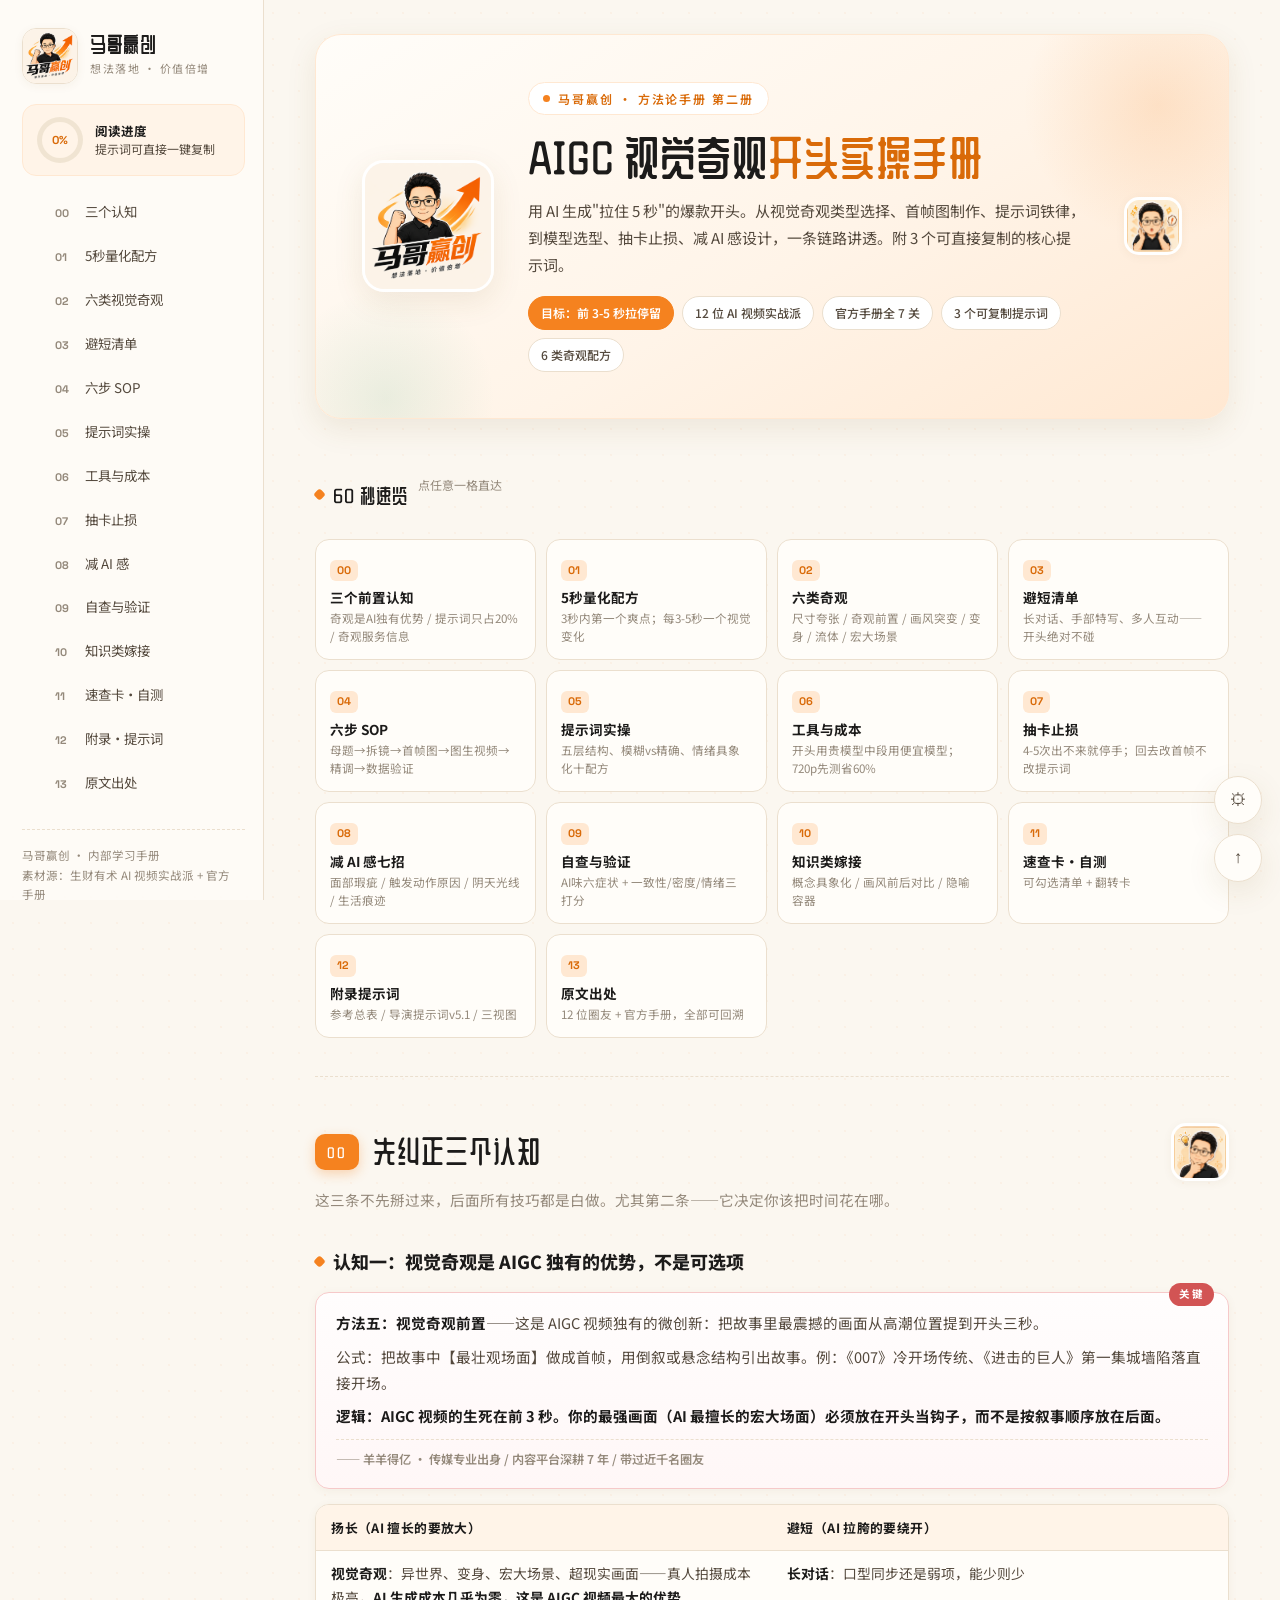
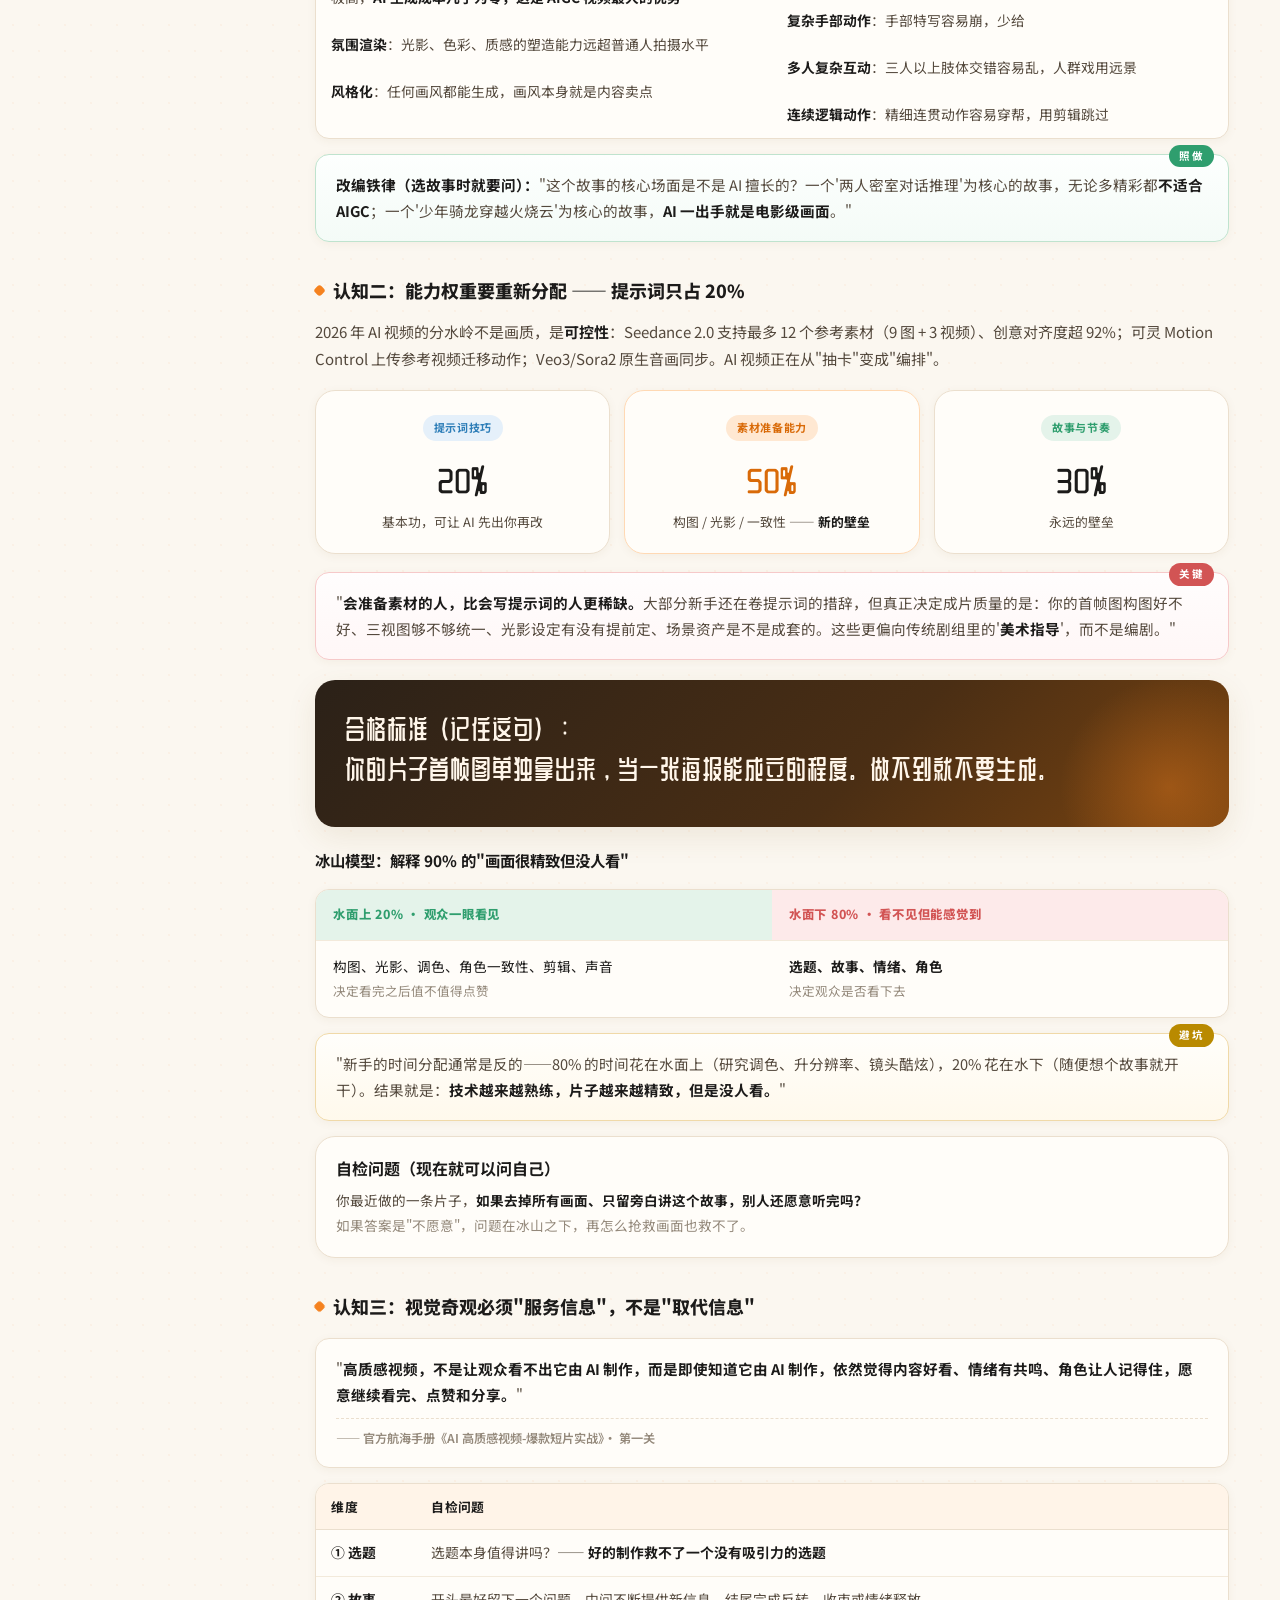
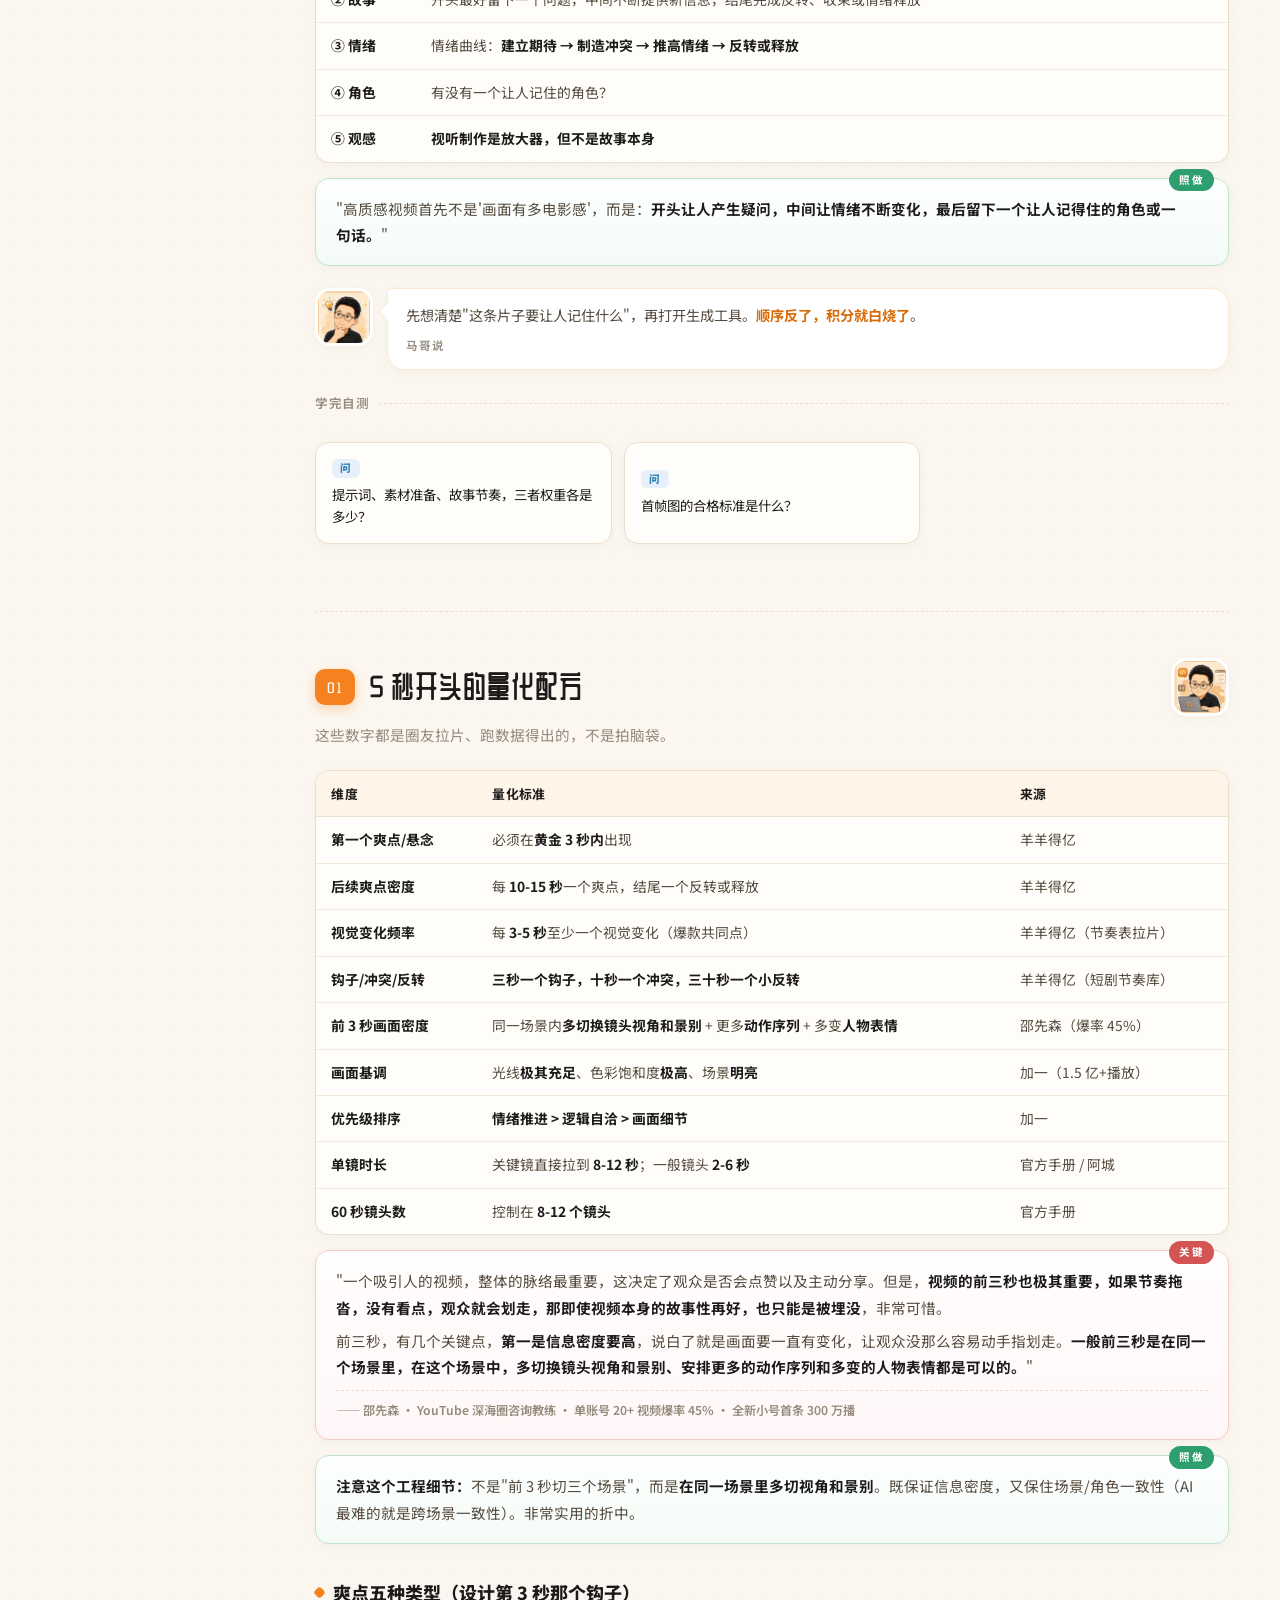
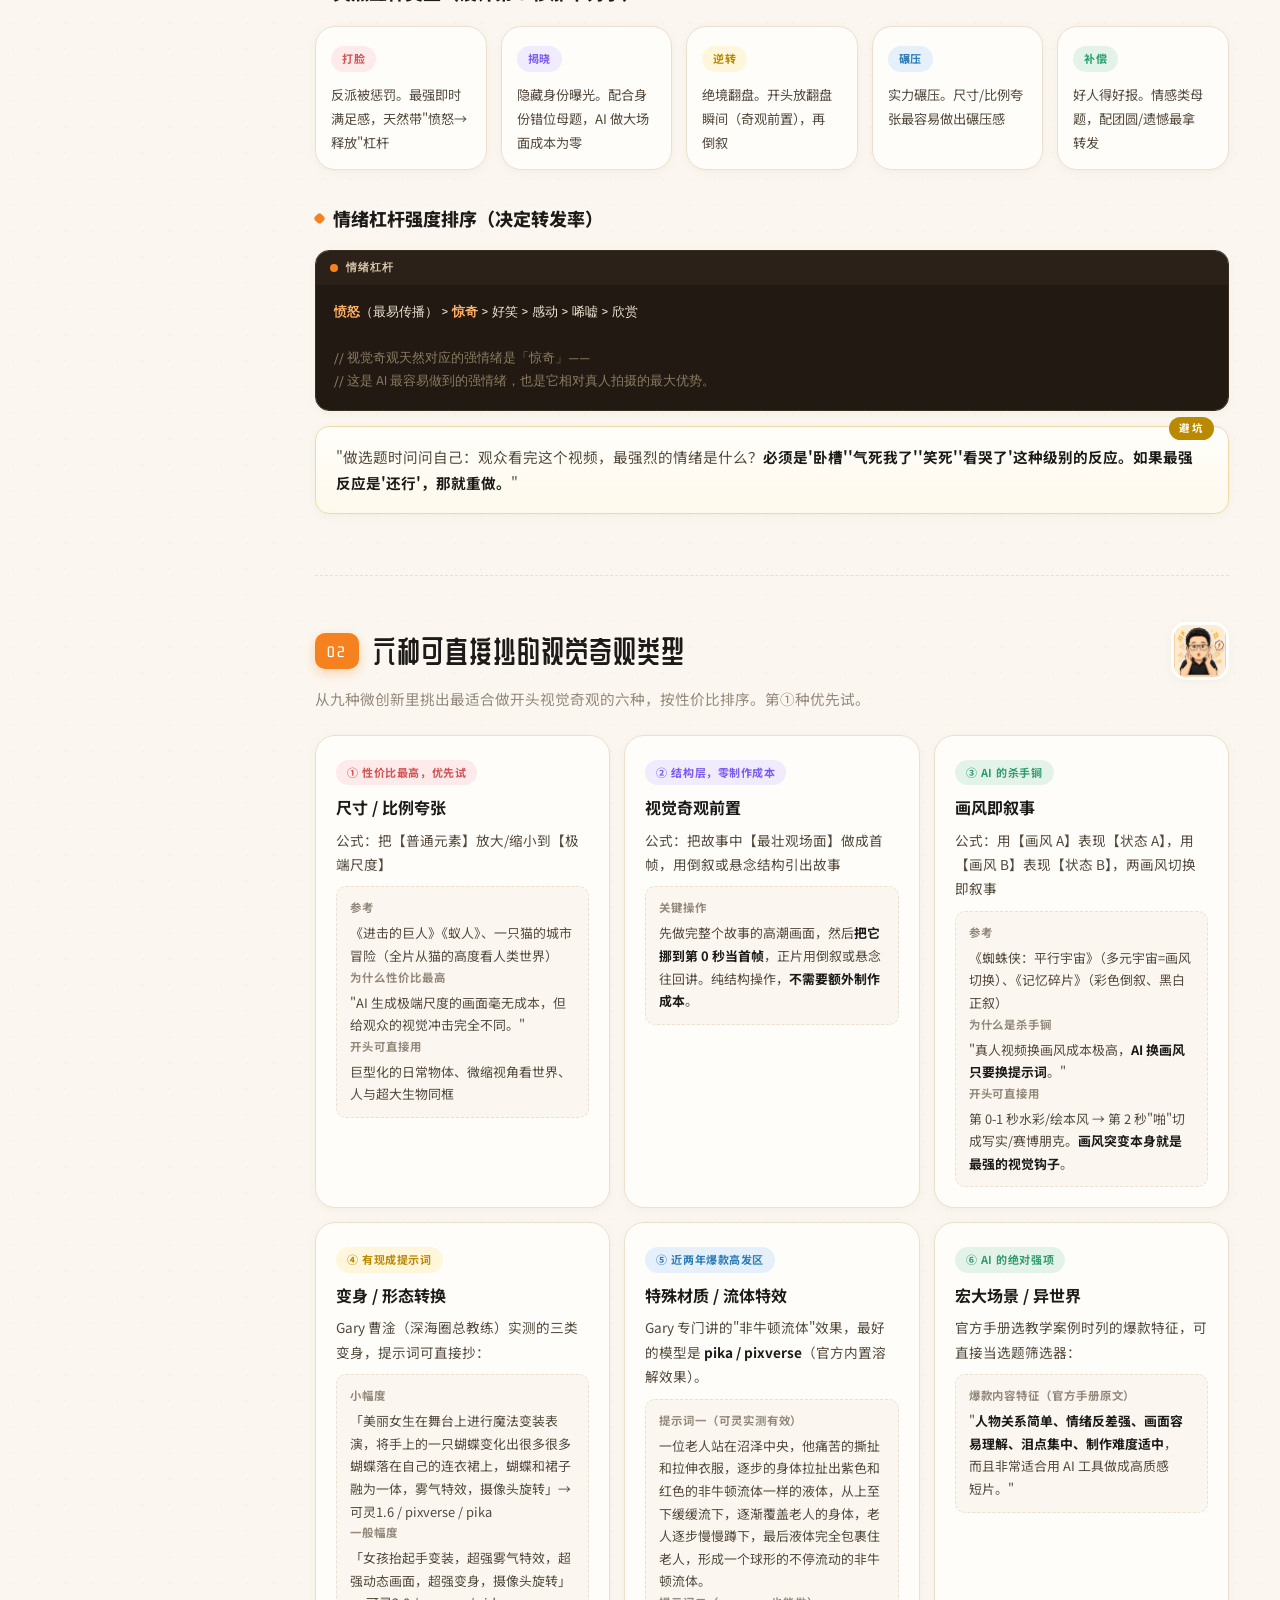
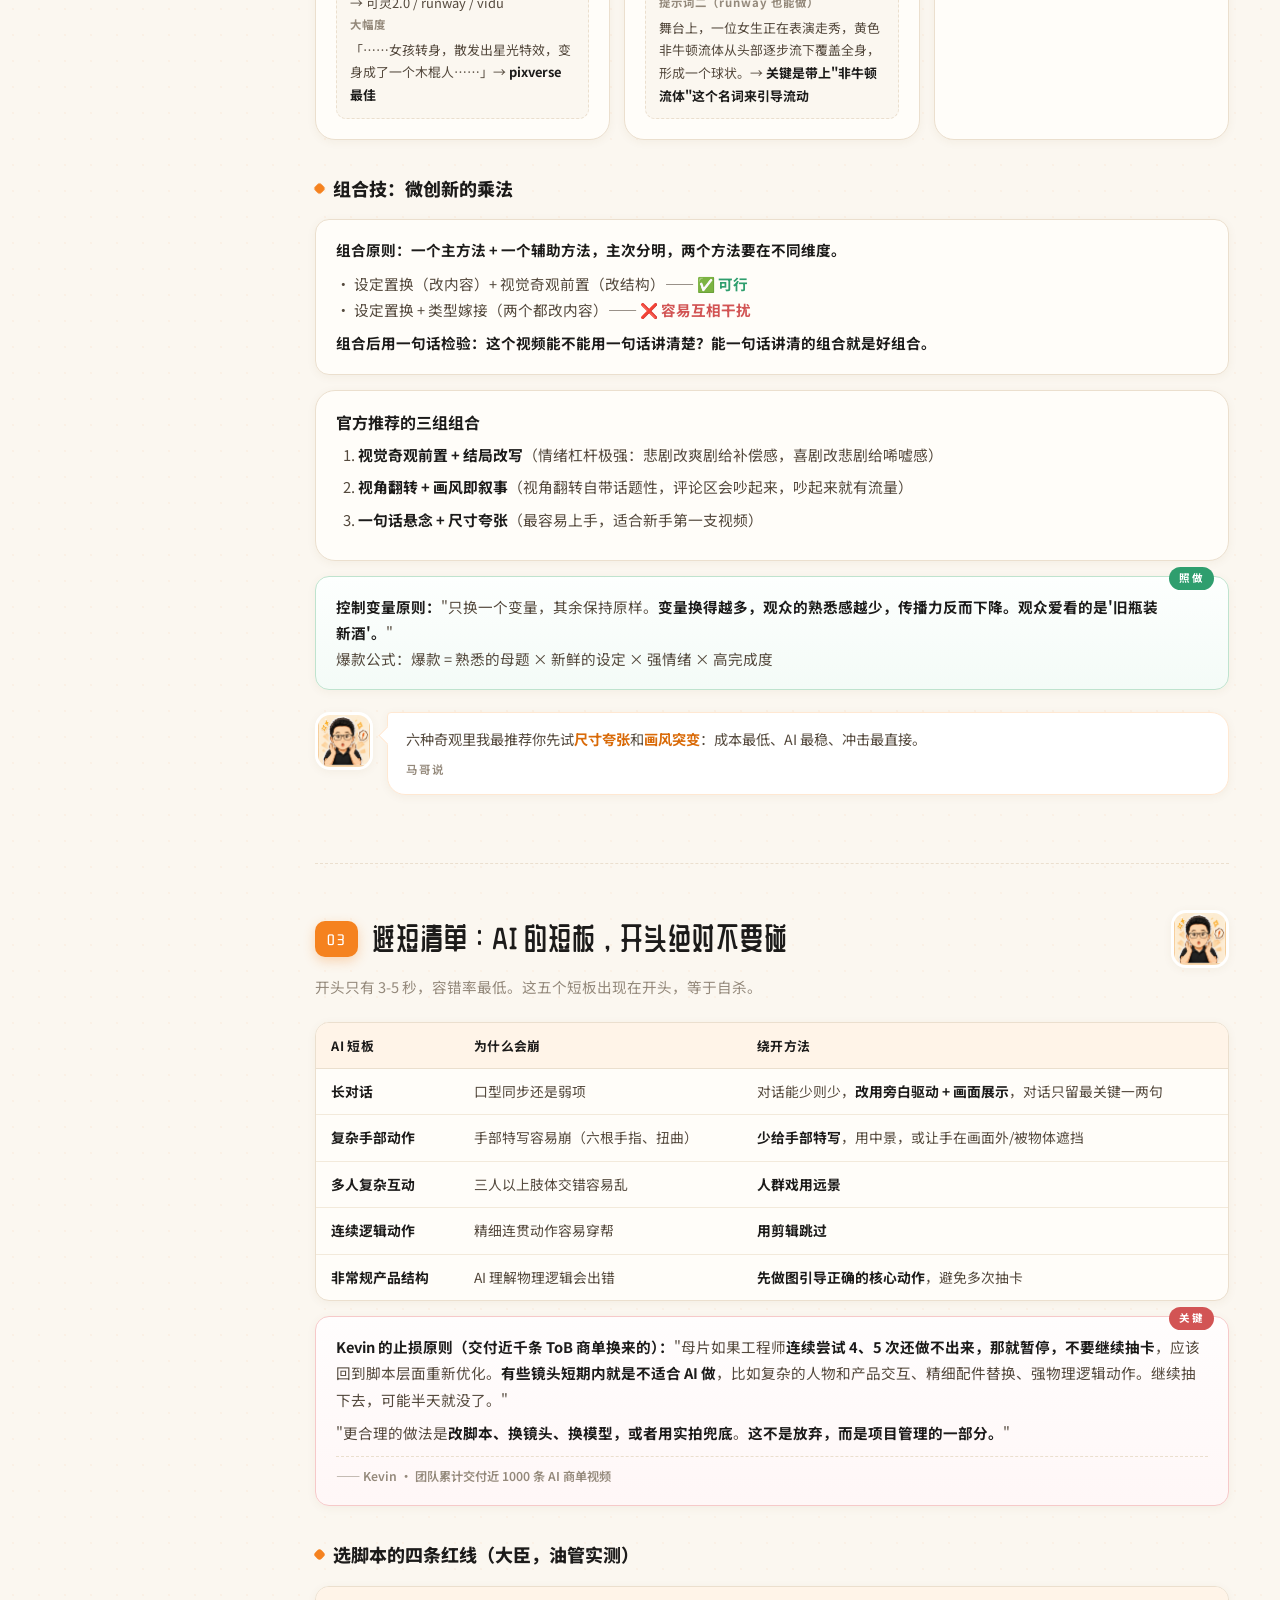
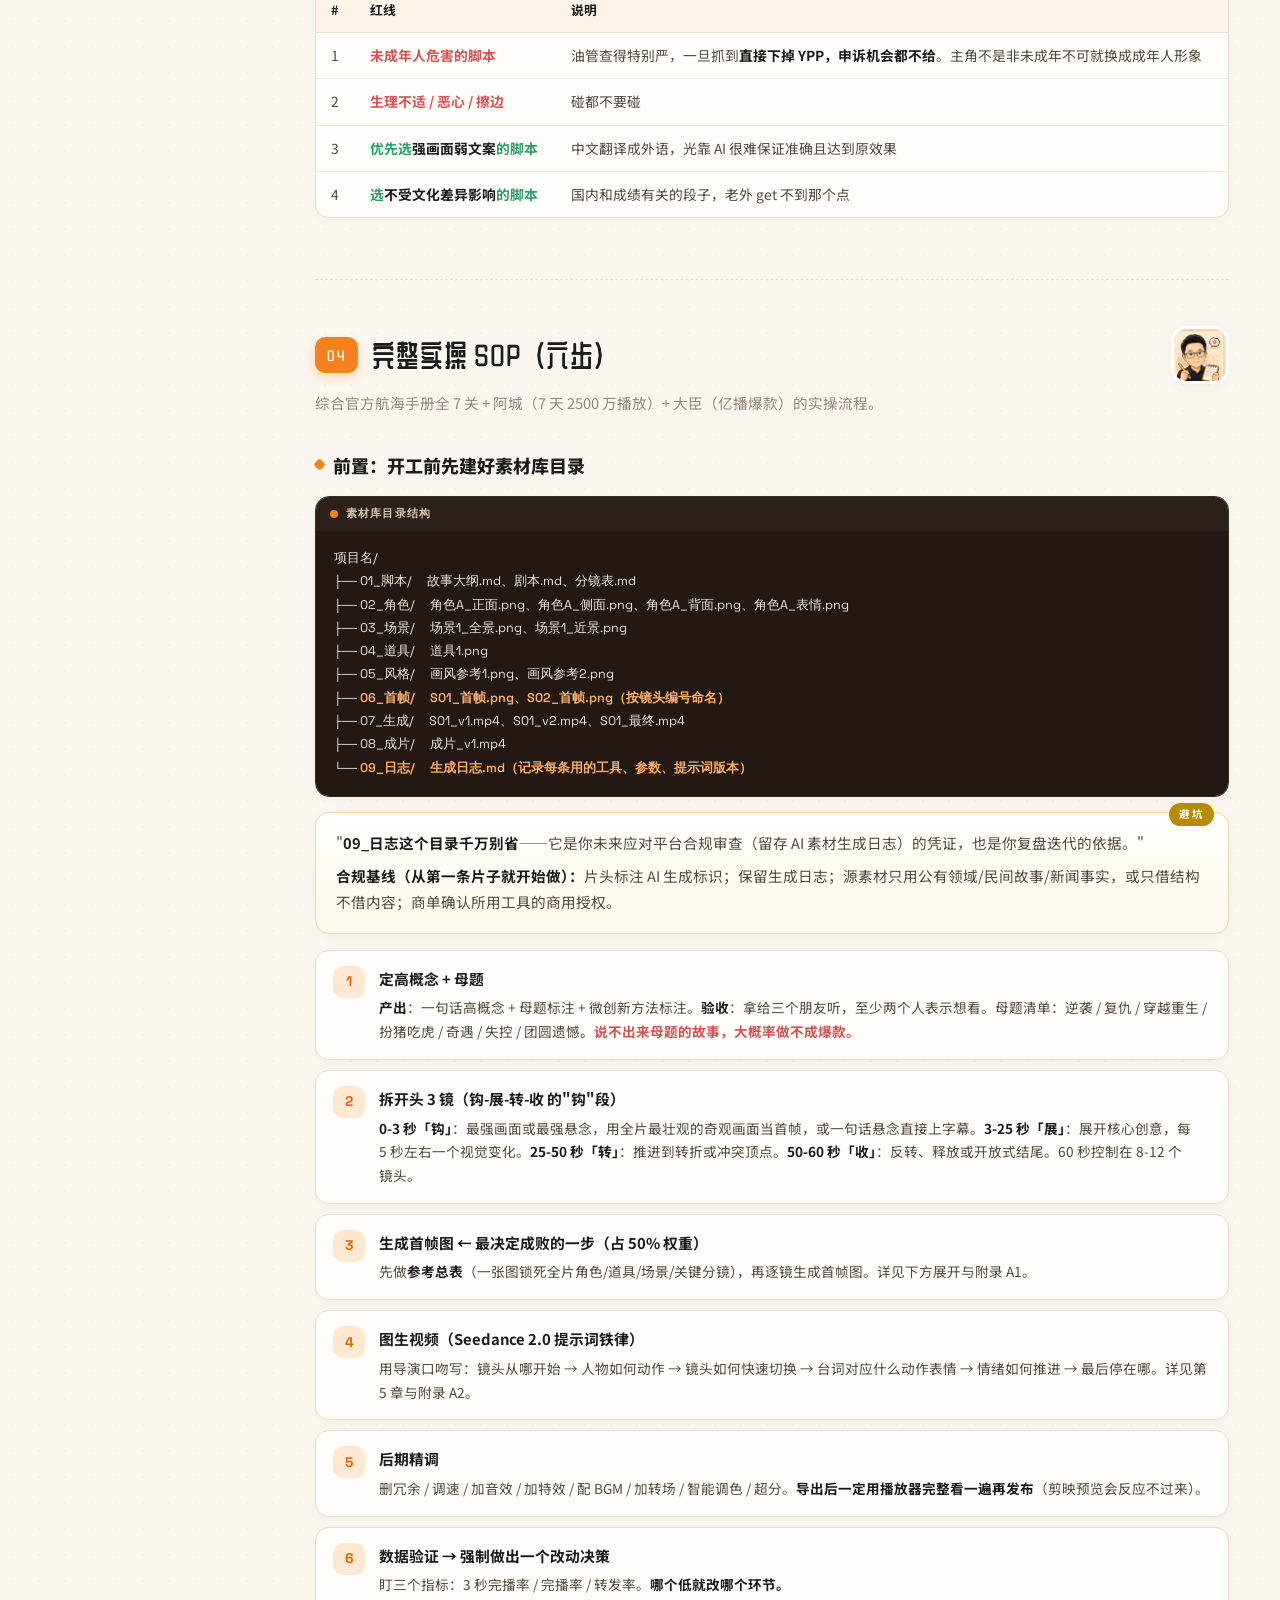
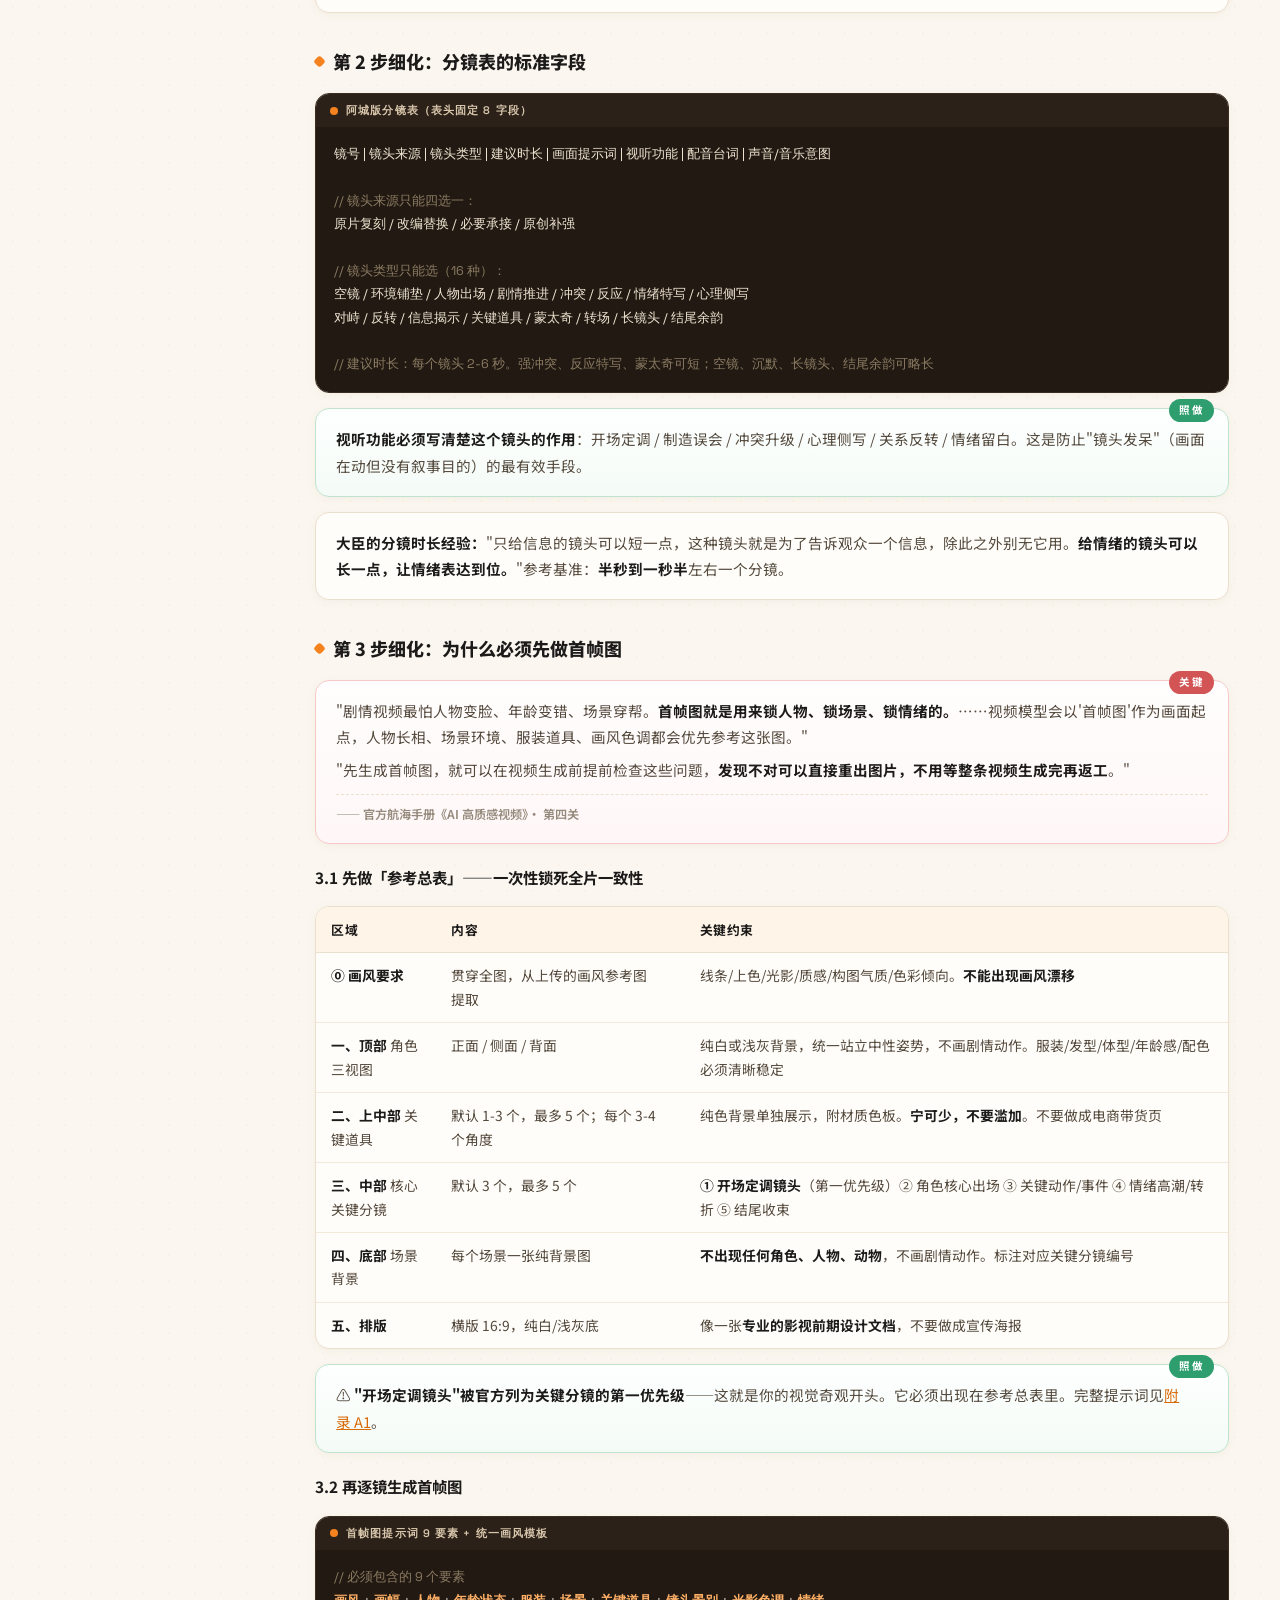
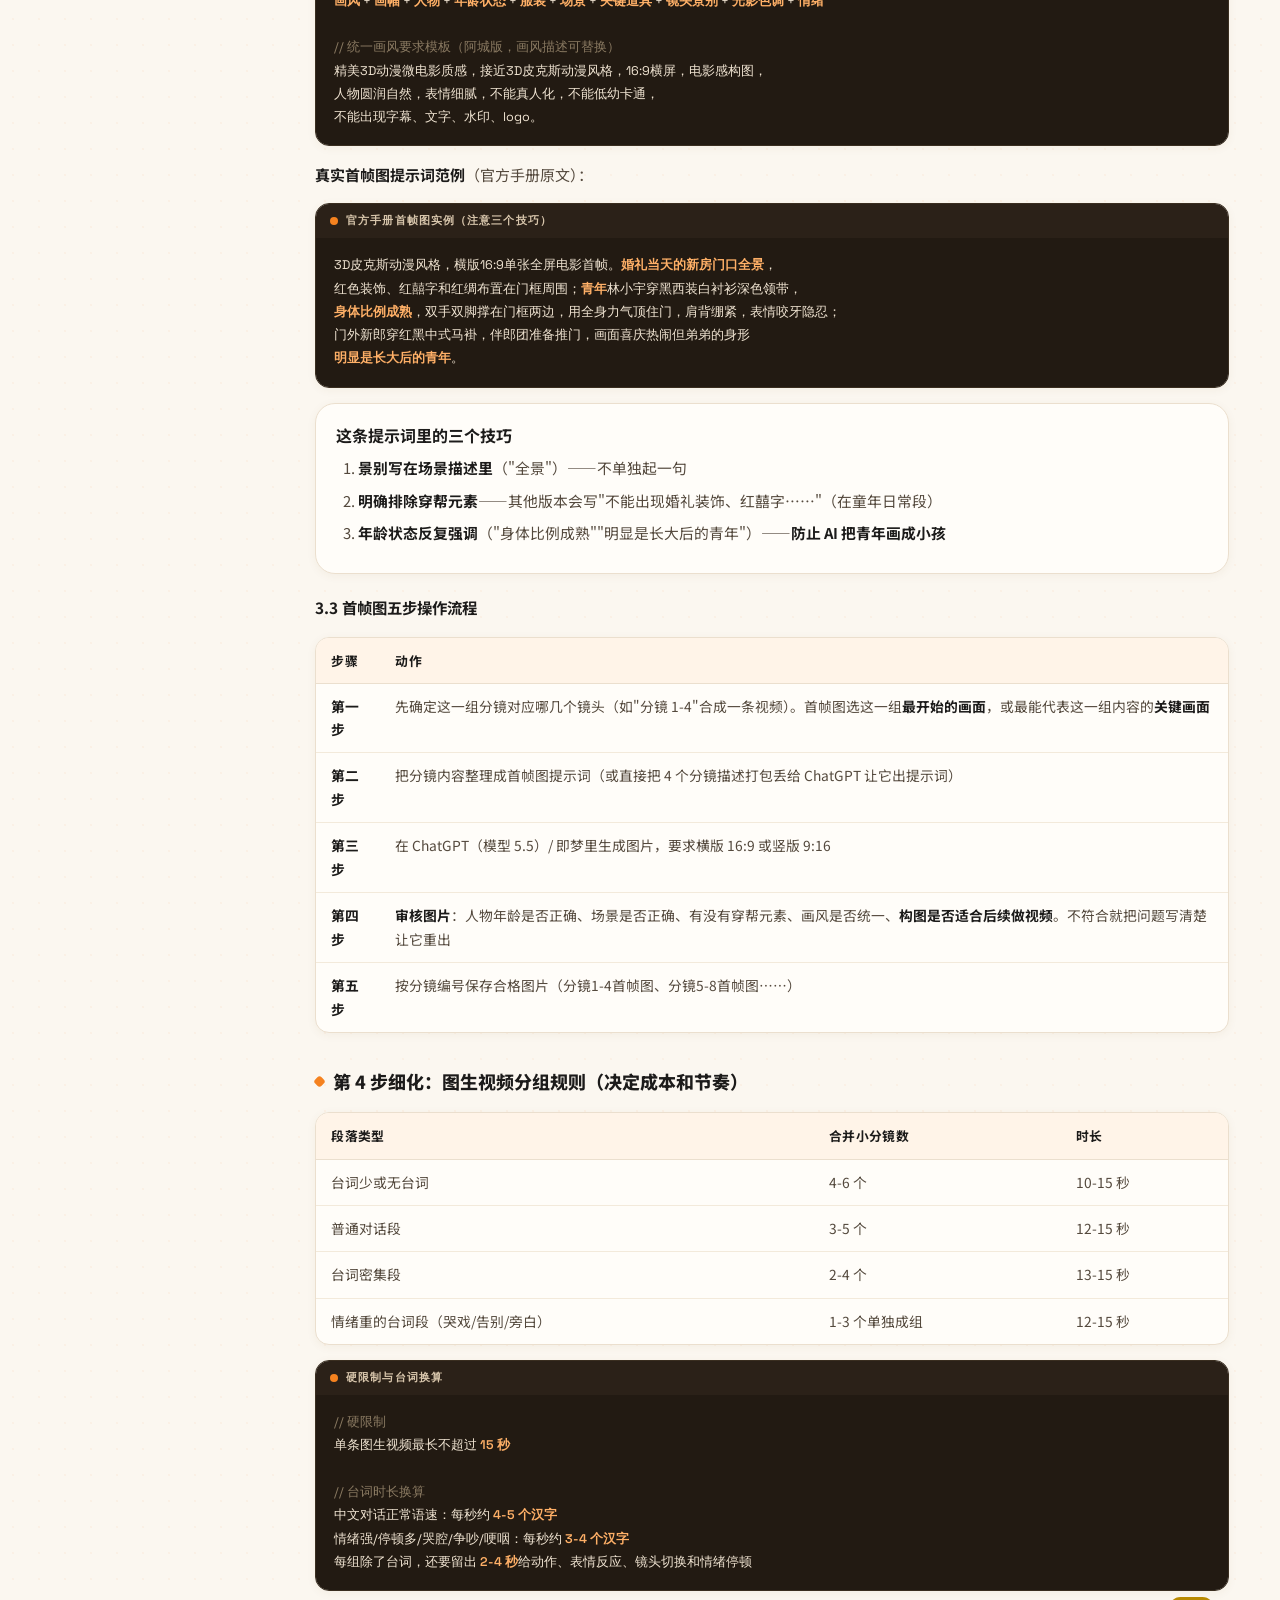
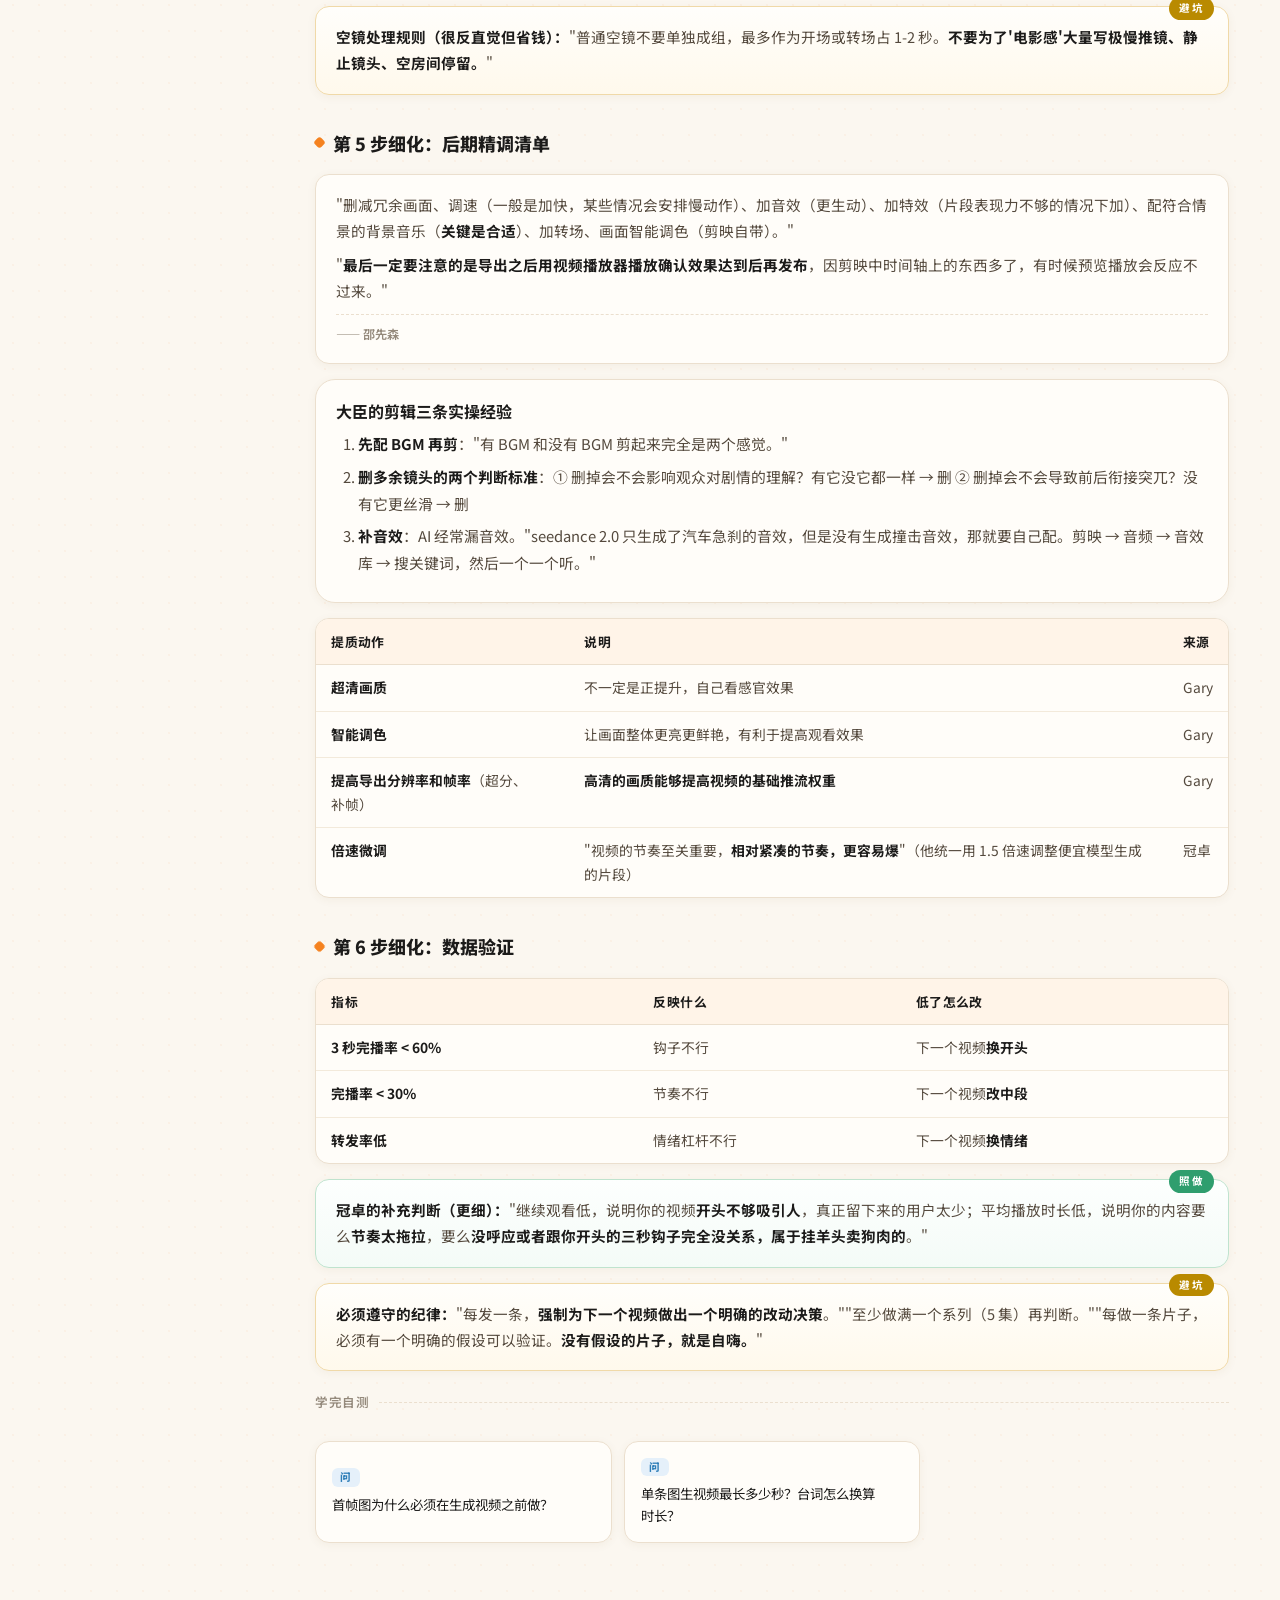
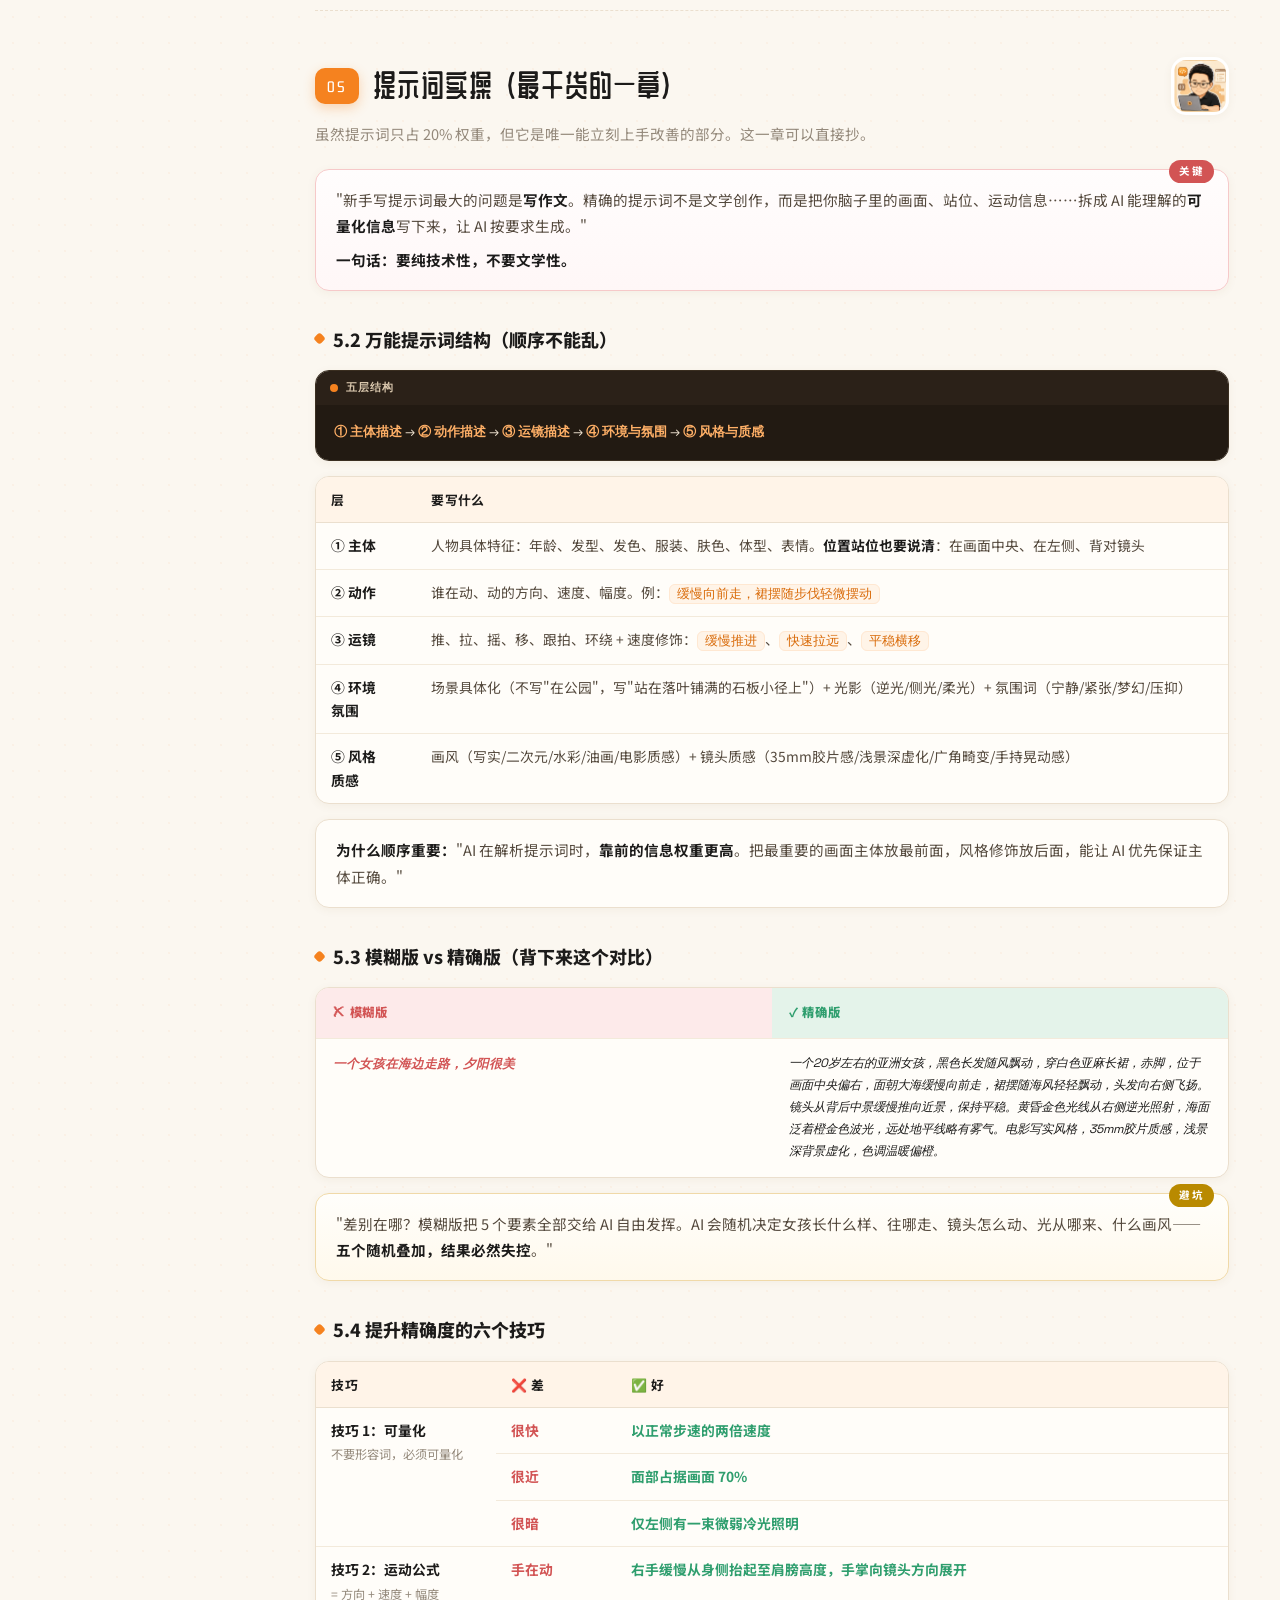
<file: 04-爆款短视频方法论/AIGC视觉奇观开头实操手册-马哥赢创版.html>
<!DOCTYPE html>
<html lang="zh-CN">
<head>
<meta charset="UTF-8">
<meta name="viewport" content="width=device-width, initial-scale=1.0">
<title>AIGC 视觉奇观开头实操手册 · 马哥赢创</title>
<link rel="preconnect" href="https://fonts.googleapis.com">
<link rel="preconnect" href="https://fonts.gstatic.com" crossorigin>
<link href="https://fonts.googleapis.com/css2?family=ZCOOL+QingKe+HuangYou&family=Noto+Sans+SC:wght@400;500;700;900&family=Space+Grotesk:wght@500;700&display=swap" rel="stylesheet">
<link rel="stylesheet" href="assets/mage-manual.css">
<style>
  /* 第二册微调：提示词块更宽，附录折叠默认收起 */
  .fbox pre{font-size:12.6px}
</style>
</head>
<body data-book="qiguan">
<div id="pbar"></div>

<div class="shell">

<aside class="side">
  <div class="brandbox">
    <img src="assets/mage-logo.png" alt="马哥赢创 logo">
    <div><div class="bn">马哥赢创</div><div class="bs">想法落地 · 价值倍增</div></div>
  </div>
  <div class="ringwrap">
    <div class="ring"><b>0%</b></div>
    <div class="rt"><b>阅读进度</b>提示词可直接一键复制</div>
  </div>
  <ul class="toc">
    <li><a href="#c0"><i>00</i>三个认知</a></li>
    <li><a href="#c1"><i>01</i>5秒量化配方</a></li>
    <li><a href="#c2"><i>02</i>六类视觉奇观</a></li>
    <li><a href="#c3"><i>03</i>避短清单</a></li>
    <li><a href="#c4"><i>04</i>六步 SOP</a></li>
    <li><a href="#c5"><i>05</i>提示词实操</a></li>
    <li><a href="#c6"><i>06</i>工具与成本</a></li>
    <li><a href="#c7"><i>07</i>抽卡止损</a></li>
    <li><a href="#c8"><i>08</i>减 AI 感</a></li>
    <li><a href="#c9"><i>09</i>自查与验证</a></li>
    <li><a href="#c10"><i>10</i>知识类嫁接</a></li>
    <li><a href="#c11"><i>11</i>速查卡·自测</a></li>
    <li><a href="#c12"><i>12</i>附录·提示词</a></li>
    <li><a href="#c13"><i>13</i>原文出处</a></li>
  </ul>
  <div class="sidefoot">马哥赢创 · 内部学习手册<br>素材源：生财有术 AI 视频实战派 + 官方手册<br>整理 2026-09-30</div>
</aside>

<main class="main">

<header class="hero rv">
  <div class="in">
    <img class="logo" src="assets/mage-logo.png" alt="马哥赢创">
    <div class="tx">
      <span class="kicker">马哥赢创 · 方法论手册 第二册</span>
      <h1>AIGC 视觉奇观<em>开头实操手册</em></h1>
      <p class="sub">用 AI 生成"拉住 5 秒"的爆款开头。从视觉奇观类型选择、首帧图制作、提示词铁律，到模型选型、抽卡止损、减 AI 感设计，一条链路讲透。附 3 个可直接复制的核心提示词。</p>
      <div class="chips">
        <span class="chip hot">目标：前 3-5 秒拉停留</span>
        <span class="chip">12 位 AI 视频实战派</span>
        <span class="chip">官方手册全 7 关</span>
        <span class="chip">3 个可复制提示词</span>
        <span class="chip">6 类奇观配方</span>
      </div>
    </div>
    <div class="stk stk-wow" title="马哥"></div>
  </div>
</header>

<section class="map60 rv">
  <div class="mh"><h3>60 秒速览</h3><span>点任意一格直达</span></div>
  <div class="mapgrid">
    <a class="mapcell" href="#c0"><i>00</i><b>三个前置认知</b><s>奇观是AI独有优势 / 提示词只占20% / 奇观服务信息</s></a>
    <a class="mapcell" href="#c1"><i>01</i><b>5秒量化配方</b><s>3秒内第一个爽点；每3-5秒一个视觉变化</s></a>
    <a class="mapcell" href="#c2"><i>02</i><b>六类奇观</b><s>尺寸夸张 / 奇观前置 / 画风突变 / 变身 / 流体 / 宏大场景</s></a>
    <a class="mapcell" href="#c3"><i>03</i><b>避短清单</b><s>长对话、手部特写、多人互动——开头绝对不碰</s></a>
    <a class="mapcell" href="#c4"><i>04</i><b>六步 SOP</b><s>母题→拆镜→首帧图→图生视频→精调→数据验证</s></a>
    <a class="mapcell" href="#c5"><i>05</i><b>提示词实操</b><s>五层结构、模糊vs精确、情绪具象化十配方</s></a>
    <a class="mapcell" href="#c6"><i>06</i><b>工具与成本</b><s>开头用贵模型中段用便宜模型；720p先测省60%</s></a>
    <a class="mapcell" href="#c7"><i>07</i><b>抽卡止损</b><s>4-5次出不来就停手；回去改首帧不改提示词</s></a>
    <a class="mapcell" href="#c8"><i>08</i><b>减 AI 感七招</b><s>面部瑕疵 / 触发动作原因 / 阴天光线 / 生活痕迹</s></a>
    <a class="mapcell" href="#c9"><i>09</i><b>自查与验证</b><s>AI味六症状 + 一致性/密度/情绪三打分</s></a>
    <a class="mapcell" href="#c10"><i>10</i><b>知识类嫁接</b><s>概念具象化 / 画风前后对比 / 隐喻容器</s></a>
    <a class="mapcell" href="#c11"><i>11</i><b>速查卡·自测</b><s>可勾选清单 + 翻转卡</s></a>
    <a class="mapcell" href="#c12"><i>12</i><b>附录提示词</b><s>参考总表 / 导演提示词v5.1 / 三视图</s></a>
    <a class="mapcell" href="#c13"><i>13</i><b>原文出处</b><s>12 位圈友 + 官方手册，全部可回溯</s></a>
  </div>
</section>

<!-- ============ 00 ============ -->
<section class="chap rv" id="c0">
  <div class="chead"><span class="cnum">00</span><h2>先纠正三个认知</h2><div class="stk stk-think"></div></div>
  <p class="lead">这三条不先掰过来，后面所有技巧都是白做。尤其第二条——它决定你该把时间花在哪。</p>

  <h3>认知一：视觉奇观是 AIGC 独有的优势，不是可选项</h3>
  <div class="q key"><p><strong>方法五：视觉奇观前置</strong>——这是 AIGC 视频独有的微创新：把故事里最震撼的画面从高潮位置提到开头三秒。</p>
    <p>公式：把故事中【最壮观场面】做成首帧，用倒叙或悬念结构引出故事。例：《007》冷开场传统、《进击的巨人》第一集城墙陷落直接开场。</p>
    <p><strong>逻辑：AIGC 视频的生死在前 3 秒。你的最强画面（AI 最擅长的宏大场面）必须放在开头当钩子，而不是按叙事顺序放在后面。</strong></p>
    <span class="who">—— 羊羊得亿 · 传媒专业出身 / 内容平台深耕 7 年 / 带过近千名圈友</span></div>
  <div class="tw"><table>
    <thead><tr><th style="width:50%">扬长（AI 擅长的要放大）</th><th>避短（AI 拉胯的要绕开）</th></tr></thead>
    <tbody><tr>
      <td><strong>视觉奇观</strong>：异世界、变身、宏大场景、超现实画面——真人拍摄成本极高，<strong>AI 生成成本几乎为零，这是 AIGC 视频最大的优势</strong><br><br><strong>氛围渲染</strong>：光影、色彩、质感的塑造能力远超普通人拍摄水平<br><br><strong>风格化</strong>：任何画风都能生成，画风本身就是内容卖点</td>
      <td><strong>长对话</strong>：口型同步还是弱项，能少则少<br><br><strong>复杂手部动作</strong>：手部特写容易崩，少给<br><br><strong>多人复杂互动</strong>：三人以上肢体交错容易乱，人群戏用远景<br><br><strong>连续逻辑动作</strong>：精细连贯动作容易穿帮，用剪辑跳过</td>
    </tr></tbody>
  </table></div>
  <div class="q tip"><p><strong>改编铁律（选故事时就要问）：</strong>"这个故事的核心场面是不是 AI 擅长的？一个'两人密室对话推理'为核心的故事，无论多精彩都<strong>不适合 AIGC</strong>；一个'少年骑龙穿越火烧云'为核心的故事，<strong>AI 一出手就是电影级画面</strong>。"</p></div>

  <h3>认知二：能力权重要重新分配 —— 提示词只占 20%</h3>
  <p>2026 年 AI 视频的分水岭不是画质，是<strong>可控性</strong>：Seedance 2.0 支持最多 12 个参考素材（9 图 + 3 视频）、创意对齐度超 92%；可灵 Motion Control 上传参考视频迁移动作；Veo3/Sora2 原生音画同步。AI 视频正在从"抽卡"变成"编排"。</p>
  <div class="cards" style="grid-template-columns:repeat(auto-fit,minmax(180px,1fr))">
    <div class="card" style="text-align:center"><span class="tag tg-sky">提示词技巧</span><h4 style="font-family:var(--disp);font-size:34px;font-weight:400;margin:4px 0">20%</h4><p style="margin-bottom:0;font-size:12.8px">基本功，可让 AI 先出你再改</p></div>
    <div class="card" style="text-align:center;border-color:#FFD9B4"><span class="tag tg-brand">素材准备能力</span><h4 style="font-family:var(--disp);font-size:34px;font-weight:400;margin:4px 0;color:var(--brand-deep)">50%</h4><p style="margin-bottom:0;font-size:12.8px">构图 / 光影 / 一致性 —— <strong>新的壁垒</strong></p></div>
    <div class="card" style="text-align:center"><span class="tag tg-mint">故事与节奏</span><h4 style="font-family:var(--disp);font-size:34px;font-weight:400;margin:4px 0">30%</h4><p style="margin-bottom:0;font-size:12.8px">永远的壁垒</p></div>
  </div>
  <div class="q key"><p>"<strong>会准备素材的人，比会写提示词的人更稀缺。</strong>大部分新手还在卷提示词的措辞，但真正决定成片质量的是：你的首帧图构图好不好、三视图够不够统一、光影设定有没有提前定、场景资产是不是成套的。这些更偏向传统剧组里的'<strong>美术指导</strong>'，而不是编剧。"</p></div>
  <div class="banner"><div class="big">合格标准（记住这句）：<br>你的片子首帧图单独拿出来，当一张海报能成立的程度。做不到就不要生成。</div></div>

  <h4>冰山模型：解释 90% 的"画面很精致但没人看"</h4>
  <div class="pit">
    <div class="ph good">水面上 20% · 观众一眼看见</div><div class="ph bad">水面下 80% · 看不见但能感觉到</div>
    <div>构图、光影、调色、角色一致性、剪辑、声音<br><span style="color:var(--ink-3);font-size:12.6px">决定看完之后值不值得点赞</span></div>
    <div><strong>选题、故事、情绪、角色</strong><br><span style="color:var(--ink-3);font-size:12.6px">决定观众是否看下去</span></div>
  </div>
  <div class="q warn"><p>"新手的时间分配通常是反的——80% 的时间花在水面上（研究调色、升分辨率、镜头酷炫），20% 花在水下（随便想个故事就开干）。结果就是：<strong>技术越来越熟练，片子越来越精致，但是没人看。</strong>"</p></div>
  <div class="card"><h4 style="margin-top:0">自检问题（现在就可以问自己）</h4><p style="margin-bottom:0">你最近做的一条片子，<strong>如果去掉所有画面、只留旁白讲这个故事，别人还愿意听完吗？</strong><br><span style="color:var(--ink-3);font-size:13.6px">如果答案是"不愿意"，问题在冰山之下，再怎么抢救画面也救不了。</span></p></div>

  <h3>认知三：视觉奇观必须"服务信息"，不是"取代信息"</h3>
  <div class="q"><p>"<strong>高质感视频，不是让观众看不出它由 AI 制作，而是即使知道它由 AI 制作，依然觉得内容好看、情绪有共鸣、角色让人记得住，愿意继续看完、点赞和分享。</strong>"</p><span class="who">—— 官方航海手册《AI 高质感视频-爆款短片实战》· 第一关</span></div>
  <div class="tw"><table>
    <thead><tr><th style="width:100px">维度</th><th>自检问题</th></tr></thead>
    <tbody>
      <tr><td><strong>① 选题</strong></td><td>选题本身值得讲吗？—— <strong>好的制作救不了一个没有吸引力的选题</strong></td></tr>
      <tr><td><strong>② 故事</strong></td><td>开头最好留下一个问题，中间不断提供新信息，结尾完成反转、收束或情绪释放</td></tr>
      <tr><td><strong>③ 情绪</strong></td><td>情绪曲线：<strong>建立期待 → 制造冲突 → 推高情绪 → 反转或释放</strong></td></tr>
      <tr><td><strong>④ 角色</strong></td><td>有没有一个让人记住的角色？</td></tr>
      <tr><td><strong>⑤ 观感</strong></td><td><strong>视听制作是放大器，但不是故事本身</strong></td></tr>
    </tbody>
  </table></div>
  <div class="q tip"><p>"高质感视频首先不是'画面有多电影感'，而是：<strong>开头让人产生疑问，中间让情绪不断变化，最后留下一个让人记得住的角色或一句话。</strong>"</p></div>

  <div class="say"><div class="stk stk-think"></div><div class="bubble">先想清楚"这条片子要让人记住什么"，再打开生成工具。<b>顺序反了，积分就白烧了</b>。<span class="who">马哥说</span></div></div>

  <div class="flips">
    <div class="fh2">学完自测</div>
    <button class="flip"><span class="in"><span class="f q">提示词、素材准备、故事节奏，三者权重各是多少？</span><span class="f a">20% / <strong>50%</strong> / 30%。素材准备（首帧图、三视图、光影、场景资产）才是新壁垒。</span></span></button>
    <button class="flip"><span class="in"><span class="f q">首帧图的合格标准是什么？</span><span class="f a"><strong>单独拿出来当一张海报能成立。</strong>做不到就不要生成。</span></span></button>
  </div>
</section>

<!-- ============ 01 ============ -->
<section class="chap rv" id="c1">
  <div class="chead"><span class="cnum">01</span><h2>5 秒开头的量化配方</h2><div class="stk stk-code"></div></div>
  <p class="lead">这些数字都是圈友拉片、跑数据得出的，不是拍脑袋。</p>
  <div class="tw"><table>
    <thead><tr><th>维度</th><th>量化标准</th><th>来源</th></tr></thead>
    <tbody>
      <tr><td><strong>第一个爽点/悬念</strong></td><td>必须在<strong>黄金 3 秒内</strong>出现</td><td>羊羊得亿</td></tr>
      <tr><td><strong>后续爽点密度</strong></td><td>每 <strong>10-15 秒</strong>一个爽点，结尾一个反转或释放</td><td>羊羊得亿</td></tr>
      <tr><td><strong>视觉变化频率</strong></td><td>每 <strong>3-5 秒</strong>至少一个视觉变化（爆款共同点）</td><td>羊羊得亿（节奏表拉片）</td></tr>
      <tr><td><strong>钩子/冲突/反转</strong></td><td><strong>三秒一个钩子，十秒一个冲突，三十秒一个小反转</strong></td><td>羊羊得亿（短剧节奏库）</td></tr>
      <tr><td><strong>前 3 秒画面密度</strong></td><td>同一场景内<strong>多切换镜头视角和景别</strong> + 更多<strong>动作序列</strong> + 多变<strong>人物表情</strong></td><td>邵先森（爆率 45%）</td></tr>
      <tr><td><strong>画面基调</strong></td><td>光线<strong>极其充足</strong>、色彩饱和度<strong>极高</strong>、场景<strong>明亮</strong></td><td>加一（1.5 亿+播放）</td></tr>
      <tr><td><strong>优先级排序</strong></td><td><strong>情绪推进 &gt; 逻辑自洽 &gt; 画面细节</strong></td><td>加一</td></tr>
      <tr><td><strong>单镜时长</strong></td><td>关键镜直接拉到 <strong>8-12 秒</strong>；一般镜头 <strong>2-6 秒</strong></td><td>官方手册 / 阿城</td></tr>
      <tr><td><strong>60 秒镜头数</strong></td><td>控制在 <strong>8-12 个镜头</strong></td><td>官方手册</td></tr>
    </tbody>
  </table></div>

  <div class="q key"><p>"一个吸引人的视频，整体的脉络最重要，这决定了观众是否会点赞以及主动分享。但是，<strong>视频的前三秒也极其重要，如果节奏拖沓，没有看点，观众就会划走，那即使视频本身的故事性再好，也只能是被埋没</strong>，非常可惜。</p><p>前三秒，有几个关键点，<strong>第一是信息密度要高</strong>，说白了就是画面要一直有变化，让观众没那么容易动手指划走。<strong>一般前三秒是在同一个场景里，在这个场景中，多切换镜头视角和景别、安排更多的动作序列和多变的人物表情都是可以的。</strong>"</p><span class="who">—— 邵先森 · YouTube 深海圈咨询教练 · 单账号 20+ 视频爆率 45% · 全新小号首条 300 万播</span></div>
  <div class="q tip"><p><strong>注意这个工程细节：</strong>不是"前 3 秒切三个场景"，而是<strong>在同一场景里多切视角和景别</strong>。既保证信息密度，又保住场景/角色一致性（AI 最难的就是跨场景一致性）。非常实用的折中。</p></div>

  <h3>爽点五种类型（设计第 3 秒那个钩子）</h3>
  <div class="cards" style="grid-template-columns:repeat(auto-fit,minmax(160px,1fr))">
    <div class="card" style="padding:15px"><span class="tag tg-rose">打脸</span><p style="margin:0;font-size:13.2px">反派被惩罚。最强即时满足感，天然带"愤怒→释放"杠杆</p></div>
    <div class="card" style="padding:15px"><span class="tag tg-plum">揭晓</span><p style="margin:0;font-size:13.2px">隐藏身份曝光。配合身份错位母题，AI 做大场面成本为零</p></div>
    <div class="card" style="padding:15px"><span class="tag tg-butter">逆转</span><p style="margin:0;font-size:13.2px">绝境翻盘。开头放翻盘瞬间（奇观前置），再倒叙</p></div>
    <div class="card" style="padding:15px"><span class="tag tg-sky">碾压</span><p style="margin:0;font-size:13.2px">实力碾压。尺寸/比例夸张最容易做出碾压感</p></div>
    <div class="card" style="padding:15px"><span class="tag tg-mint">补偿</span><p style="margin:0;font-size:13.2px">好人得好报。情感类母题，配团圆/遗憾最拿转发</p></div>
  </div>

  <h3>情绪杠杆强度排序（决定转发率）</h3>
  <div class="fbox">
    <div class="fh"><span class="dot"></span>情绪杠杆</div>
    <pre><span class="hl">愤怒</span>（最易传播） &gt; <span class="hl">惊奇</span> &gt; 好笑 &gt; 感动 &gt; 唏嘘 &gt; 欣赏

<span class="cm">// 视觉奇观天然对应的强情绪是「惊奇」——</span>
<span class="cm">// 这是 AI 最容易做到的强情绪，也是它相对真人拍摄的最大优势。</span></pre>
  </div>
  <div class="q warn"><p>"做选题时问问自己：观众看完这个视频，最强烈的情绪是什么？<strong>必须是'卧槽''气死我了''笑死''看哭了'这种级别的反应。如果最强反应是'还行'，那就重做。</strong>"</p></div>
</section>

<!-- ============ 02 ============ -->
<section class="chap rv" id="c2">
  <div class="chead"><span class="cnum">02</span><h2>六种可直接抄的视觉奇观类型</h2><div class="stk stk-wow"></div></div>
  <p class="lead">从九种微创新里挑出最适合做开头视觉奇观的六种，按性价比排序。第①种优先试。</p>
  <div class="cards">
    <div class="card"><span class="tag tg-rose">① 性价比最高，优先试</span><h4>尺寸 / 比例夸张</h4>
      <p>公式：把【普通元素】放大/缩小到【极端尺度】</p>
      <div class="eg"><b>参考</b>《进击的巨人》《蚁人》、一只猫的城市冒险（全片从猫的高度看人类世界）<br><b>为什么性价比最高</b>"AI 生成极端尺度的画面毫无成本，但给观众的视觉冲击完全不同。"<br><b>开头可直接用</b>巨型化的日常物体、微缩视角看世界、人与超大生物同框</div></div>
    <div class="card"><span class="tag tg-plum">② 结构层，零制作成本</span><h4>视觉奇观前置</h4>
      <p>公式：把故事中【最壮观场面】做成首帧，用倒叙或悬念结构引出故事</p>
      <div class="eg"><b>关键操作</b>先做完整个故事的高潮画面，然后<strong>把它挪到第 0 秒当首帧</strong>，正片用倒叙或悬念往回讲。纯结构操作，<strong>不需要额外制作成本</strong>。</div></div>
    <div class="card"><span class="tag tg-mint">③ AI 的杀手锏</span><h4>画风即叙事</h4>
      <p>公式：用【画风 A】表现【状态 A】，用【画风 B】表现【状态 B】，两画风切换即叙事</p>
      <div class="eg"><b>参考</b>《蜘蛛侠：平行宇宙》（多元宇宙=画风切换）、《记忆碎片》（彩色倒叙、黑白正叙）<br><b>为什么是杀手锏</b>"真人视频换画风成本极高，<strong>AI 换画风只要换提示词</strong>。"<br><b>开头可直接用</b>第 0-1 秒水彩/绘本风 → 第 2 秒"啪"切成写实/赛博朋克。<strong>画风突变本身就是最强的视觉钩子</strong>。</div></div>
    <div class="card"><span class="tag tg-butter">④ 有现成提示词</span><h4>变身 / 形态转换</h4>
      <p>Gary 曹淦（深海圈总教练）实测的三类变身，提示词可直接抄：</p>
      <div class="eg"><b>小幅度</b>「美丽女生在舞台上进行魔法变装表演，将手上的一只蝴蝶变化出很多很多蝴蝶落在自己的连衣裙上，蝴蝶和裙子融为一体，雾气特效，摄像头旋转」→ 可灵1.6 / pixverse / pika<br><b>一般幅度</b>「女孩抬起手变装，超强雾气特效，超强动态画面，超强变身，摄像头旋转」→ 可灵2.0 / runway / vidu<br><b>大幅度</b>「……女孩转身，散发出星光特效，变身成了一个木棍人……」→ <strong>pixverse 最佳</strong></div></div>
    <div class="card"><span class="tag tg-sky">⑤ 近两年爆款高发区</span><h4>特殊材质 / 流体特效</h4>
      <p>Gary 专门讲的"非牛顿流体"效果，最好的模型是 <strong>pika / pixverse</strong>（官方内置溶解效果）。</p>
      <div class="eg"><b>提示词一（可灵实测有效）</b>一位老人站在沼泽中央，他痛苦的撕扯和拉伸衣服，逐步的身体拉扯出紫色和红色的非牛顿流体一样的液体，从上至下缓缓流下，逐渐覆盖老人的身体，老人逐步慢慢蹲下，最后液体完全包裹住老人，形成一个球形的不停流动的非牛顿流体。<br><b>提示词二（runway 也能做）</b>舞台上，一位女生正在表演走秀，黄色非牛顿流体从头部逐步流下覆盖全身，形成一个球状。→ <strong>关键是带上"非牛顿流体"这个名词来引导流动</strong></div></div>
    <div class="card"><span class="tag tg-mint">⑥ AI 的绝对强项</span><h4>宏大场景 / 异世界</h4>
      <p>官方手册选教学案例时列的爆款特征，可直接当选题筛选器：</p>
      <div class="eg"><b>爆款内容特征（官方手册原文）</b>"<strong>人物关系简单、情绪反差强、画面容易理解、泪点集中、制作难度适中</strong>，而且非常适合用 AI 工具做成高质感短片。"</div></div>
  </div>

  <h3>组合技：微创新的乘法</h3>
  <div class="q"><p><strong>组合原则：一个主方法 + 一个辅助方法，主次分明，两个方法要在不同维度。</strong></p>
    <p>· 设定置换（改内容）+ 视觉奇观前置（改结构）—— <span class="yes">✅ 可行</span><br>· 设定置换 + 类型嫁接（两个都改内容）—— <span class="no">❌ 容易互相干扰</span></p>
    <p><strong>组合后用一句话检验：这个视频能不能用一句话讲清楚？能一句话讲清的组合就是好组合。</strong></p></div>
  <div class="card"><h4 style="margin-top:0">官方推荐的三组组合</h4>
    <ol style="margin-bottom:0">
      <li><strong>视觉奇观前置 + 结局改写</strong>（情绪杠杆极强：悲剧改爽剧给补偿感，喜剧改悲剧给唏嘘感）</li>
      <li><strong>视角翻转 + 画风即叙事</strong>（视角翻转自带话题性，评论区会吵起来，吵起来就有流量）</li>
      <li><strong>一句话悬念 + 尺寸夸张</strong>（最容易上手，适合新手第一支视频）</li>
    </ol></div>
  <div class="q tip"><p><strong>控制变量原则：</strong>"只换一个变量，其余保持原样。<strong>变量换得越多，观众的熟悉感越少，传播力反而下降。观众爱看的是'旧瓶装新酒'。</strong>"<br>爆款公式：爆款 = 熟悉的母题 × 新鲜的设定 × 强情绪 × 高完成度</p></div>

  <div class="say"><div class="stk stk-wow"></div><div class="bubble">六种奇观里我最推荐你先试<b>尺寸夸张</b>和<b>画风突变</b>：成本最低、AI 最稳、冲击最直接。<span class="who">马哥说</span></div></div>
</section>

<!-- ============ 03 ============ -->
<section class="chap rv" id="c3">
  <div class="chead"><span class="cnum">03</span><h2>避短清单：AI 的短板，开头绝对不要碰</h2><div class="stk stk-wow"></div></div>
  <p class="lead">开头只有 3-5 秒，容错率最低。这五个短板出现在开头，等于自杀。</p>
  <div class="tw"><table>
    <thead><tr><th>AI 短板</th><th>为什么会崩</th><th>绕开方法</th></tr></thead>
    <tbody>
      <tr><td><strong>长对话</strong></td><td>口型同步还是弱项</td><td>对话能少则少，<strong>改用旁白驱动 + 画面展示</strong>，对话只留最关键一两句</td></tr>
      <tr><td><strong>复杂手部动作</strong></td><td>手部特写容易崩（六根手指、扭曲）</td><td><strong>少给手部特写</strong>，用中景，或让手在画面外/被物体遮挡</td></tr>
      <tr><td><strong>多人复杂互动</strong></td><td>三人以上肢体交错容易乱</td><td><strong>人群戏用远景</strong></td></tr>
      <tr><td><strong>连续逻辑动作</strong></td><td>精细连贯动作容易穿帮</td><td><strong>用剪辑跳过</strong></td></tr>
      <tr><td><strong>非常规产品结构</strong></td><td>AI 理解物理逻辑会出错</td><td><strong>先做图引导正确的核心动作</strong>，避免多次抽卡</td></tr>
    </tbody>
  </table></div>
  <div class="q key"><p><strong>Kevin 的止损原则（交付近千条 ToB 商单换来的）：</strong>"母片如果工程师<strong>连续尝试 4、5 次还做不出来，那就暂停，不要继续抽卡</strong>，应该回到脚本层面重新优化。<strong>有些镜头短期内就是不适合 AI 做</strong>，比如复杂的人物和产品交互、精细配件替换、强物理逻辑动作。继续抽下去，可能半天就没了。"</p><p>"更合理的做法是<strong>改脚本、换镜头、换模型，或者用实拍兜底</strong>。<strong>这不是放弃，而是项目管理的一部分。</strong>"</p><span class="who">—— Kevin · 团队累计交付近 1000 条 AI 商单视频</span></div>
  <h3>选脚本的四条红线（大臣，油管实测）</h3>
  <div class="tw"><table>
    <thead><tr><th style="width:34px">#</th><th>红线</th><th>说明</th></tr></thead>
    <tbody>
      <tr><td>1</td><td class="no">未成年人危害的脚本</td><td>油管查得特别严，一旦抓到<strong>直接下掉 YPP，申诉机会都不给</strong>。主角不是非未成年不可就换成成年人形象</td></tr>
      <tr><td>2</td><td class="no">生理不适 / 恶心 / 擦边</td><td>碰都不要碰</td></tr>
      <tr><td>3</td><td class="yes">优先选<strong>强画面弱文案</strong>的脚本</td><td>中文翻译成外语，光靠 AI 很难保证准确且达到原效果</td></tr>
      <tr><td>4</td><td class="yes">选<strong>不受文化差异影响</strong>的脚本</td><td>国内和成绩有关的段子，老外 get 不到那个点</td></tr>
    </tbody>
  </table></div>
</section>

<!-- ============ 04 ============ -->
<section class="chap rv" id="c4">
  <div class="chead"><span class="cnum">04</span><h2>完整实操 SOP（六步）</h2><div class="stk stk-write"></div></div>
  <p class="lead">综合官方航海手册全 7 关 + 阿城（7 天 2500 万播放）+ 大臣（亿播爆款）的实操流程。</p>

  <h3>前置：开工前先建好素材库目录</h3>
  <div class="fbox">
    <div class="fh"><span class="dot"></span>素材库目录结构</div>
    <pre>项目名/
├── 01_脚本/     故事大纲.md、剧本.md、分镜表.md
├── 02_角色/     角色A_正面.png、角色A_侧面.png、角色A_背面.png、角色A_表情.png
├── 03_场景/     场景1_全景.png、场景1_近景.png
├── 04_道具/     道具1.png
├── 05_风格/     画风参考1.png、画风参考2.png
├── <span class="hl">06_首帧/     S01_首帧.png、S02_首帧.png（按镜头编号命名）</span>
├── 07_生成/     S01_v1.mp4、S01_v2.mp4、S01_最终.mp4
├── 08_成片/     成片_v1.mp4
└── <span class="hl">09_日志/     生成日志.md（记录每条用的工具、参数、提示词版本）</span></pre>
  </div>
  <div class="q warn"><p>"<strong>09_日志这个目录千万别省</strong>——它是你未来应对平台合规审查（留存 AI 素材生成日志）的凭证，也是你复盘迭代的依据。"</p><p><strong>合规基线（从第一条片子就开始做）：</strong>片头标注 AI 生成标识；保留生成日志；源素材只用公有领域/民间故事/新闻事实，或只借结构不借内容；商单确认所用工具的商用授权。</p></div>

  <div class="steps">
    <div class="step"><div class="n">1</div><div class="b"><div class="t">定高概念 + 母题</div><div class="d"><strong>产出</strong>：一句话高概念 + 母题标注 + 微创新方法标注。<strong>验收</strong>：拿给三个朋友听，至少两个人表示想看。母题清单：逆袭 / 复仇 / 穿越重生 / 扮猪吃虎 / 奇遇 / 失控 / 团圆遗憾。<span class="no">说不出来母题的故事，大概率做不成爆款。</span></div></div></div>
    <div class="step"><div class="n">2</div><div class="b"><div class="t">拆开头 3 镜（钩-展-转-收 的"钩"段）</div><div class="d"><strong>0-3 秒「钩」</strong>：最强画面或最强悬念，用全片最壮观的奇观画面当首帧，或一句话悬念直接上字幕。<strong>3-25 秒「展」</strong>：展开核心创意，每 5 秒左右一个视觉变化。<strong>25-50 秒「转」</strong>：推进到转折或冲突顶点。<strong>50-60 秒「收」</strong>：反转、释放或开放式结尾。60 秒控制在 8-12 个镜头。</div></div></div>
    <div class="step"><div class="n">3</div><div class="b"><div class="t">生成首帧图 ← 最决定成败的一步（占 50% 权重）</div><div class="d">先做<strong>参考总表</strong>（一张图锁死全片角色/道具/场景/关键分镜），再逐镜生成首帧图。详见下方展开与附录 A1。</div></div></div>
    <div class="step"><div class="n">4</div><div class="b"><div class="t">图生视频（Seedance 2.0 提示词铁律）</div><div class="d">用导演口吻写：镜头从哪开始 → 人物如何动作 → 镜头如何快速切换 → 台词对应什么动作表情 → 情绪如何推进 → 最后停在哪。详见第 5 章与附录 A2。</div></div></div>
    <div class="step"><div class="n">5</div><div class="b"><div class="t">后期精调</div><div class="d">删冗余 / 调速 / 加音效 / 加特效 / 配 BGM / 加转场 / 智能调色 / 超分。<strong>导出后一定用播放器完整看一遍再发布</strong>（剪映预览会反应不过来）。</div></div></div>
    <div class="step"><div class="n">6</div><div class="b"><div class="t">数据验证 → 强制做出一个改动决策</div><div class="d">盯三个指标：3 秒完播率 / 完播率 / 转发率。<strong>哪个低就改哪个环节。</strong></div></div></div>
  </div>

  <h3>第 2 步细化：分镜表的标准字段</h3>
  <div class="fbox">
    <div class="fh"><span class="dot"></span>阿城版分镜表（表头固定 8 字段）</div>
    <pre>镜号 | 镜头来源 | 镜头类型 | 建议时长 | 画面提示词 | 视听功能 | 配音台词 | 声音/音乐意图

<span class="cm">// 镜头来源只能四选一：</span>
原片复刻 / 改编替换 / 必要承接 / 原创补强

<span class="cm">// 镜头类型只能选（16 种）：</span>
空镜 / 环境铺垫 / 人物出场 / 剧情推进 / 冲突 / 反应 / 情绪特写 / 心理侧写
对峙 / 反转 / 信息揭示 / 关键道具 / 蒙太奇 / 转场 / 长镜头 / 结尾余韵

<span class="cm">// 建议时长：每个镜头 2-6 秒。强冲突、反应特写、蒙太奇可短；空镜、沉默、长镜头、结尾余韵可略长</span></pre>
  </div>
  <div class="q tip"><p><strong>视听功能必须写清楚这个镜头的作用</strong>：开场定调 / 制造误会 / 冲突升级 / 心理侧写 / 关系反转 / 情绪留白。这是防止"镜头发呆"（画面在动但没有叙事目的）的最有效手段。</p></div>
  <div class="q"><p><strong>大臣的分镜时长经验：</strong>"只给信息的镜头可以短一点，这种镜头就是为了告诉观众一个信息，除此之外别无它用。<strong>给情绪的镜头可以长一点，让情绪表达到位。</strong>"参考基准：<strong>半秒到一秒半</strong>左右一个分镜。</p></div>

  <h3>第 3 步细化：为什么必须先做首帧图</h3>
  <div class="q key"><p>"剧情视频最怕人物变脸、年龄变错、场景穿帮。<strong>首帧图就是用来锁人物、锁场景、锁情绪的。</strong>……视频模型会以'首帧图'作为画面起点，人物长相、场景环境、服装道具、画风色调都会优先参考这张图。"</p><p>"先生成首帧图，就可以在视频生成前提前检查这些问题，<strong>发现不对可以直接重出图片，不用等整条视频生成完再返工</strong>。"</p><span class="who">—— 官方航海手册《AI 高质感视频》· 第四关</span></div>

  <h4>3.1 先做「参考总表」——一次性锁死全片一致性</h4>
  <div class="tw"><table>
    <thead><tr><th style="width:120px">区域</th><th>内容</th><th>关键约束</th></tr></thead>
    <tbody>
      <tr><td><strong>⓪ 画风要求</strong></td><td>贯穿全图，从上传的画风参考图提取</td><td>线条/上色/光影/质感/构图气质/色彩倾向。<strong>不能出现画风漂移</strong></td></tr>
      <tr><td><strong>一、顶部</strong> 角色三视图</td><td>正面 / 侧面 / 背面</td><td>纯白或浅灰背景，统一站立中性姿势，不画剧情动作。服装/发型/体型/年龄感/配色必须清晰稳定</td></tr>
      <tr><td><strong>二、上中部</strong> 关键道具</td><td>默认 1-3 个，最多 5 个；每个 3-4 个角度</td><td>纯色背景单独展示，附材质色板。<strong>宁可少，不要滥加</strong>。不要做成电商带货页</td></tr>
      <tr><td><strong>三、中部</strong> 核心关键分镜</td><td>默认 3 个，最多 5 个</td><td><strong>① 开场定调镜头</strong>（第一优先级）② 角色核心出场 ③ 关键动作/事件 ④ 情绪高潮/转折 ⑤ 结尾收束</td></tr>
      <tr><td><strong>四、底部</strong> 场景背景</td><td>每个场景一张纯背景图</td><td><strong>不出现任何角色、人物、动物</strong>，不画剧情动作。标注对应关键分镜编号</td></tr>
      <tr><td><strong>五、排版</strong></td><td>横版 16:9，纯白/浅灰底</td><td>像一张<strong>专业的影视前期设计文档</strong>，不要做成宣传海报</td></tr>
    </tbody>
  </table></div>
  <div class="q tip"><p>⚠️ <strong>"开场定调镜头"被官方列为关键分镜的第一优先级</strong>——这就是你的视觉奇观开头。它必须出现在参考总表里。完整提示词见<a href="#c12">附录 A1</a>。</p></div>

  <h4>3.2 再逐镜生成首帧图</h4>
  <div class="fbox">
    <div class="fh"><span class="dot"></span>首帧图提示词 9 要素 + 统一画风模板</div>
    <pre><span class="cm">// 必须包含的 9 个要素</span>
<span class="hl">画风</span> + <span class="hl">画幅</span> + <span class="hl">人物</span> + <span class="hl">年龄状态</span> + <span class="hl">服装</span> + <span class="hl">场景</span> + <span class="hl">关键道具</span> + <span class="hl">镜头景别</span> + <span class="hl">光影色调</span> + <span class="hl">情绪</span>

<span class="cm">// 统一画风要求模板（阿城版，画风描述可替换）</span>
精美3D动漫微电影质感，接近3D皮克斯动漫风格，16:9横屏，电影感构图，
人物圆润自然，表情细腻，不能真人化，不能低幼卡通，
不能出现字幕、文字、水印、logo。</pre>
  </div>
  <p><strong>真实首帧图提示词范例</strong>（官方手册原文）：</p>
  <div class="fbox">
    <div class="fh"><span class="dot"></span>官方手册首帧图实例（注意三个技巧）</div>
    <pre>3D皮克斯动漫风格，横版16:9单张全屏电影首帧。<span class="hl">婚礼当天的新房门口全景</span>，
红色装饰、红囍字和红绸布置在门框周围；<span class="hl">青年</span>林小宇穿黑西装白衬衫深色领带，
<span class="hl">身体比例成熟</span>，双手双脚撑在门框两边，用全身力气顶住门，肩背绷紧，表情咬牙隐忍；
门外新郎穿红黑中式马褂，伴郎团准备推门，画面喜庆热闹但弟弟的身形
<span class="hl">明显是长大后的青年</span>。</pre>
  </div>
  <div class="card"><h4 style="margin-top:0">这条提示词里的三个技巧</h4>
    <ol style="margin-bottom:0">
      <li><strong>景别写在场景描述里</strong>（"全景"）——不单独起一句</li>
      <li><strong>明确排除穿帮元素</strong>——其他版本会写"不能出现婚礼装饰、红囍字……"（在童年日常段）</li>
      <li><strong>年龄状态反复强调</strong>（"身体比例成熟""明显是长大后的青年"）——<strong>防止 AI 把青年画成小孩</strong></li>
    </ol></div>
  <h4>3.3 首帧图五步操作流程</h4>
  <div class="tw"><table>
    <thead><tr><th style="width:64px">步骤</th><th>动作</th></tr></thead>
    <tbody>
      <tr><td><strong>第一步</strong></td><td>先确定这一组分镜对应哪几个镜头（如"分镜 1-4"合成一条视频）。首帧图选这一组<strong>最开始的画面</strong>，或最能代表这一组内容的<strong>关键画面</strong></td></tr>
      <tr><td><strong>第二步</strong></td><td>把分镜内容整理成首帧图提示词（或直接把 4 个分镜描述打包丢给 ChatGPT 让它出提示词）</td></tr>
      <tr><td><strong>第三步</strong></td><td>在 ChatGPT（模型 5.5）/ 即梦里生成图片，要求横版 16:9 或竖版 9:16</td></tr>
      <tr><td><strong>第四步</strong></td><td><strong>审核图片</strong>：人物年龄是否正确、场景是否正确、有没有穿帮元素、画风是否统一、<strong>构图是否适合后续做视频</strong>。不符合就把问题写清楚让它重出</td></tr>
      <tr><td><strong>第五步</strong></td><td>按分镜编号保存合格图片（分镜1-4首帧图、分镜5-8首帧图……）</td></tr>
    </tbody>
  </table></div>

  <h3>第 4 步细化：图生视频分组规则（决定成本和节奏）</h3>
  <div class="tw"><table>
    <thead><tr><th>段落类型</th><th>合并小分镜数</th><th>时长</th></tr></thead>
    <tbody>
      <tr><td>台词少或无台词</td><td>4-6 个</td><td>10-15 秒</td></tr>
      <tr><td>普通对话段</td><td>3-5 个</td><td>12-15 秒</td></tr>
      <tr><td>台词密集段</td><td>2-4 个</td><td>13-15 秒</td></tr>
      <tr><td>情绪重的台词段（哭戏/告别/旁白）</td><td>1-3 个单独成组</td><td>12-15 秒</td></tr>
    </tbody>
  </table></div>
  <div class="fbox">
    <div class="fh"><span class="dot"></span>硬限制与台词换算</div>
    <pre><span class="cm">// 硬限制</span>
单条图生视频最长不超过 <span class="hl">15 秒</span>

<span class="cm">// 台词时长换算</span>
中文对话正常语速：每秒约 <span class="hl">4-5 个汉字</span>
情绪强/停顿多/哭腔/争吵/哽咽：每秒约 <span class="hl">3-4 个汉字</span>
每组除了台词，还要留出 <span class="hl">2-4 秒</span>给动作、表情反应、镜头切换和情绪停顿</pre>
  </div>
  <div class="q warn"><p><strong>空镜处理规则（很反直觉但省钱）：</strong>"普通空镜不要单独成组，最多作为开场或转场占 1-2 秒。<strong>不要为了'电影感'大量写极慢推镜、静止镜头、空房间停留。</strong>"</p></div>

  <h3>第 5 步细化：后期精调清单</h3>
  <div class="q"><p>"删减冗余画面、调速（一般是加快，某些情况会安排慢动作）、加音效（更生动）、加特效（片段表现力不够的情况下加）、配符合情景的背景音乐（<strong>关键是合适</strong>）、加转场、画面智能调色（剪映自带）。"</p><p>"<strong>最后一定要注意的是导出之后用视频播放器播放确认效果达到后再发布</strong>，因剪映中时间轴上的东西多了，有时候预览播放会反应不过来。"</p><span class="who">—— 邵先森</span></div>
  <div class="card"><h4 style="margin-top:0">大臣的剪辑三条实操经验</h4>
    <ol style="margin-bottom:0">
      <li><strong>先配 BGM 再剪</strong>："有 BGM 和没有 BGM 剪起来完全是两个感觉。"</li>
      <li><strong>删多余镜头的两个判断标准</strong>：① 删掉会不会影响观众对剧情的理解？有它没它都一样 → 删 ② 删掉会不会导致前后衔接突兀？没有它更丝滑 → 删</li>
      <li><strong>补音效</strong>：AI 经常漏音效。"seedance 2.0 只生成了汽车急刹的音效，但是没有生成撞击音效，那就要自己配。剪映 → 音频 → 音效库 → 搜关键词，然后一个一个听。"</li>
    </ol></div>
  <div class="tw"><table>
    <thead><tr><th>提质动作</th><th>说明</th><th>来源</th></tr></thead>
    <tbody>
      <tr><td><strong>超清画质</strong></td><td>不一定是正提升，自己看感官效果</td><td>Gary</td></tr>
      <tr><td><strong>智能调色</strong></td><td>让画面整体更亮更鲜艳，有利于提高观看效果</td><td>Gary</td></tr>
      <tr><td><strong>提高导出分辨率和帧率</strong>（超分、补帧）</td><td><strong>高清的画质能够提高视频的基础推流权重</strong></td><td>Gary</td></tr>
      <tr><td><strong>倍速微调</strong></td><td>"视频的节奏至关重要，<strong>相对紧凑的节奏，更容易爆</strong>"（他统一用 1.5 倍速调整便宜模型生成的片段）</td><td>冠卓</td></tr>
    </tbody>
  </table></div>

  <h3>第 6 步细化：数据验证</h3>
  <div class="tw"><table>
    <thead><tr><th>指标</th><th>反映什么</th><th>低了怎么改</th></tr></thead>
    <tbody>
      <tr><td><strong>3 秒完播率 &lt; 60%</strong></td><td>钩子不行</td><td>下一个视频<strong>换开头</strong></td></tr>
      <tr><td><strong>完播率 &lt; 30%</strong></td><td>节奏不行</td><td>下一个视频<strong>改中段</strong></td></tr>
      <tr><td><strong>转发率低</strong></td><td>情绪杠杆不行</td><td>下一个视频<strong>换情绪</strong></td></tr>
    </tbody>
  </table></div>
  <div class="q tip"><p><strong>冠卓的补充判断（更细）：</strong>"继续观看低，说明你的视频<strong>开头不够吸引人</strong>，真正留下来的用户太少；平均播放时长低，说明你的内容要么<strong>节奏太拖拉</strong>，要么<strong>没呼应或者跟你开头的三秒钩子完全没关系，属于挂羊头卖狗肉的</strong>。"</p></div>
  <div class="q warn"><p><strong>必须遵守的纪律：</strong>"每发一条，<strong>强制为下一个视频做出一个明确的改动决策</strong>。""至少做满一个系列（5 集）再判断。""每做一条片子，必须有一个明确的假设可以验证。<strong>没有假设的片子，就是自嗨。</strong>"</p></div>

  <div class="flips">
    <div class="fh2">学完自测</div>
    <button class="flip"><span class="in"><span class="f q">首帧图为什么必须在生成视频之前做？</span><span class="f a">用来<strong>锁人物、锁场景、锁情绪</strong>。发现不对直接重出图片，不用等整条视频生成完再返工。</span></span></button>
    <button class="flip"><span class="in"><span class="f q">单条图生视频最长多少秒？台词怎么换算时长？</span><span class="f a">最长 <strong>15 秒</strong>。中文正常语速每秒 4-5 字，情绪戏 3-4 字，另留 2-4 秒给动作和停顿。</span></span></button>
  </div>
</section>

<!-- ============ 05 ============ -->
<section class="chap rv" id="c5">
  <div class="chead"><span class="cnum">05</span><h2>提示词实操（最干货的一章）</h2><div class="stk stk-code"></div></div>
  <p class="lead">虽然提示词只占 20% 权重，但它是唯一能立刻上手改善的部分。这一章可以直接抄。</p>

  <div class="q key"><p>"新手写提示词最大的问题是<strong>写作文</strong>。精确的提示词不是文学创作，而是把你脑子里的画面、站位、运动信息……拆成 AI 能理解的<strong>可量化信息</strong>写下来，让 AI 按要求生成。"</p><p><strong>一句话：要纯技术性，不要文学性。</strong></p></div>

  <h3>5.2 万能提示词结构（顺序不能乱）</h3>
  <div class="fbox">
    <div class="fh"><span class="dot"></span>五层结构</div>
    <pre><span class="hl">① 主体描述</span> → <span class="hl">② 动作描述</span> → <span class="hl">③ 运镜描述</span> → <span class="hl">④ 环境与氛围</span> → <span class="hl">⑤ 风格与质感</span></pre>
  </div>
  <div class="tw"><table>
    <thead><tr><th style="width:100px">层</th><th>要写什么</th></tr></thead>
    <tbody>
      <tr><td><strong>① 主体</strong></td><td>人物具体特征：年龄、发型、发色、服装、肤色、体型、表情。<strong>位置站位也要说清</strong>：在画面中央、在左侧、背对镜头</td></tr>
      <tr><td><strong>② 动作</strong></td><td>谁在动、动的方向、速度、幅度。例：<code>缓慢向前走，裙摆随步伐轻微摆动</code></td></tr>
      <tr><td><strong>③ 运镜</strong></td><td>推、拉、摇、移、跟拍、环绕 + 速度修饰：<code>缓慢推进</code>、<code>快速拉远</code>、<code>平稳横移</code></td></tr>
      <tr><td><strong>④ 环境氛围</strong></td><td>场景具体化（不写"在公园"，写"站在落叶铺满的石板小径上"）+ 光影（逆光/侧光/柔光）+ 氛围词（宁静/紧张/梦幻/压抑）</td></tr>
      <tr><td><strong>⑤ 风格质感</strong></td><td>画风（写实/二次元/水彩/油画/电影质感）+ 镜头质感（35mm胶片感/浅景深虚化/广角畸变/手持晃动感）</td></tr>
    </tbody>
  </table></div>
  <div class="q"><p><strong>为什么顺序重要：</strong>"AI 在解析提示词时，<strong>靠前的信息权重更高</strong>。把最重要的画面主体放最前面，风格修饰放后面，能让 AI 优先保证主体正确。"</p></div>

  <h3>5.3 模糊版 vs 精确版（背下来这个对比）</h3>
  <div class="pit">
    <div class="ph bad">✗ 模糊版</div><div class="ph good">✓ 精确版</div>
    <div class="no" style="font-family:var(--mono);font-size:12.6px;font-style:italic">一个女孩在海边走路，夕阳很美</div>
    <div style="font-family:var(--mono);font-size:12.2px;font-style:italic;line-height:1.8">一个20岁左右的亚洲女孩，黑色长发随风飘动，穿白色亚麻长裙，赤脚，位于画面中央偏右，面朝大海缓慢向前走，裙摆随海风轻轻飘动，头发向右侧飞扬。镜头从背后中景缓慢推向近景，保持平稳。黄昏金色光线从右侧逆光照射，海面泛着橙金色波光，远处地平线略有雾气。电影写实风格，35mm胶片质感，浅景深背景虚化，色调温暖偏橙。</div>
  </div>
  <div class="q warn"><p>"差别在哪？模糊版把 5 个要素全部交给 AI 自由发挥。AI 会随机决定女孩长什么样、往哪走、镜头怎么动、光从哪来、什么画风——<strong>五个随机叠加，结果必然失控</strong>。"</p></div>

  <h3>5.4 提升精确度的六个技巧</h3>
  <div class="tw"><table>
    <thead><tr><th style="width:180px">技巧</th><th>❌ 差</th><th>✅ 好</th></tr></thead>
    <tbody>
      <tr><td rowspan="3"><strong>技巧 1：可量化</strong><br><span style="color:var(--ink-3);font-size:12.2px">不要形容词，必须可量化</span></td><td class="no">很快</td><td class="yes">以正常步速的两倍速度</td></tr>
      <tr><td class="no">很近</td><td class="yes">面部占据画面 70%</td></tr>
      <tr><td class="no">很暗</td><td class="yes">仅左侧有一束微弱冷光照明</td></tr>
      <tr><td><strong>技巧 2：运动公式</strong><br><span style="color:var(--ink-3);font-size:12.2px">= 方向 + 速度 + 幅度</span></td><td class="no">手在动</td><td class="yes">右手缓慢从身侧抬起至肩膀高度，手掌向镜头方向展开</td></tr>
      <tr><td><strong>技巧 3：运镜公式</strong><br><span style="color:var(--ink-3);font-size:12.2px">= 方式 + 方向 + 速度 + 起止景别</span></td><td class="no">镜头推进</td><td class="yes">镜头从全景缓慢匀速推至中近景，约 3 秒完成</td></tr>
      <tr><td><strong>技巧 4：视觉名词优先</strong></td><td class="no">很有氛围感</td><td class="yes">低角度仰拍，逆光剪影，背景有体积光穿透</td></tr>
      <tr><td><strong>技巧 5：否定排除</strong></td><td class="no">（不写排除项）</td><td class="yes">负面词：<code>变形、多余手指、文字水印、模糊、低画质、突兀画风变化</code>；正向词加 <code>自然运动、无突变、无变形</code></td></tr>
      <tr><td><strong>技巧 6：先画面再运动最后风格</strong></td><td class="no">风格词写在开头</td><td class="yes">主体放最前（靠前权重高），风格修饰放后面</td></tr>
    </tbody>
  </table></div>

  <h3>5.5 运镜提示词词库（Gary 整理，直接用）</h3>
  <div class="cards" style="grid-template-columns:repeat(auto-fit,minmax(240px,1fr))">
    <div class="card"><span class="tag tg-sky">6 个基本运镜</span><div class="eg" style="margin-top:0">水平运镜、垂直运镜、推进/拉远、垂直摇镜、旋转摇镜、水平摇镜</div></div>
    <div class="card"><span class="tag tg-plum">4 个进阶运镜</span><div class="eg" style="margin-top:0">左旋推进、右旋推进、推进上移、下移拉远</div></div>
  </div>
  <div class="q key"><p><strong>大臣的铁律四——景别运镜必须写在提示词开头：</strong>"你的提示词开头必须明确标明景别与运镜方式，如：<code>【特写，缓慢推镜头】</code>、<code>【极近特写，手持镜头轻微晃动】</code>、<code>【全景，快速平摇】</code>。<strong>大量使用特写和极近特写，以捕捉人物情绪和关键细节，提升视觉冲击力。</strong>"</p></div>
  <div class="fbox">
    <div class="fh"><span class="dot"></span>阿城分镜提示词里的镜头标签（可直接抄格式）</div>
    <pre>【中景，固定镜头】      【特写，手持微晃】      【中近景，缓慢推镜头】
【极近特写，快速推镜头】 【特写，低角度俯拍】    【特写，缓慢拉镜头】
【全景，缓慢推镜头】    【中景，跟随镜头】      【俯视全景，缓慢拉镜头】
【特写，侧面机位】      【空镜，固定镜头】      【中景，镜面构图】</pre>
  </div>
  <div class="q tip"><p><strong>大臣的运镜经验（很实用）：</strong>"像这种要表现情绪的镜头，你要是拿不准，<strong>就用推</strong>。"</p></div>

  <h3>5.6 情绪具象化（最能拉开质感差距的一条）</h3>
  <div class="tw"><table>
    <thead><tr><th style="width:36%">❌ 禁止写法</th><th>✅ 必须改成的具象化写法</th></tr></thead>
    <tbody>
      <tr><td class="no">他很害怕</td><td class="yes">他的瞳孔骤然放大，嘴唇发白，喉结剧烈滚动，整个人僵在原地</td></tr>
      <tr><td class="no">她很生气</td><td class="yes">她的眉头猛地拧紧，嘴角控制不住地抽搐，手指因为愤怒死死攥成拳</td></tr>
      <tr><td class="no">他走了</td><td class="yes">他转身离开时没有回头，肩膀却明显塌了下去，背影被走廊冷光拉得很长</td></tr>
      <tr><td class="no">她哭了</td><td class="yes">她眼眶迅速泛红，眼泪在睫毛上打转，却强忍着没有落下</td></tr>
      <tr><td class="no">他看着对方</td><td class="yes">他盯着那张旧照片，呼吸突然停住，眼神从疑惑一点点变成崩溃</td></tr>
      <tr><td class="no">他很孤独</td><td class="yes">空荡的餐桌上只剩一副碗筷，窗外霓虹闪烁，房间里没有人说话</td></tr>
    </tbody>
  </table></div>
  <h4>十种情绪的具象化配方</h4>
  <div class="tw"><table>
    <thead><tr><th>情绪</th><th>必须写出的身体信号</th></tr></thead>
    <tbody>
      <tr><td><strong>恐惧</strong></td><td>身体僵硬、瞳孔震颤、呼吸失控</td></tr>
      <tr><td><strong>愤怒</strong></td><td>眉眼紧绷、拳头攥紧、嘴角抽搐</td></tr>
      <tr><td><strong>悲伤</strong></td><td>眼神失焦、喉咙哽住、肩膀下沉</td></tr>
      <tr><td><strong>惊喜</strong></td><td>眼睛发亮、嘴角上扬、身体前倾</td></tr>
      <tr><td><strong>崩溃</strong></td><td>表情失控、动作迟滞、身体微微发抖</td></tr>
      <tr><td><strong>尴尬</strong></td><td>眼神躲闪、嘴角僵硬、手部小动作</td></tr>
      <tr><td><strong>心虚</strong></td><td>吞咽、闪躲、强装镇定</td></tr>
      <tr><td><strong>震惊</strong></td><td>短暂停顿、眼睛睁大、嘴巴微张</td></tr>
      <tr><td><strong>孤独</strong></td><td>空间距离、空椅子、背影、门缝、冷光、沉默</td></tr>
      <tr><td><strong>怀念</strong></td><td>旧物、照片、窗光、停顿、眼神变化</td></tr>
    </tbody>
  </table></div>
  <div class="q tip"><p><strong>为什么要这么写：</strong>Seedance 2.0 对"细腻表情"的理解力很强，但<strong>你不写它就随机</strong>。这是把 AI 的表现力从 60 分推到 90 分最便宜的一步。</p></div>

  <h3>5.7 Gary 的五条提示词底层规则（含真实翻车案例）</h3>
  <div class="card"><h4 style="margin-top:0">规则一：图片趋势与视频相同</h4>
    <p style="margin-bottom:0">"图片都是最重要的一环。如果要实现'走路、走秀'的效果，用的图片就最好是<strong>行走的姿态</strong>，最次也要是站立的姿势。如果用'跳舞'的图片来生成'走秀'的视频，<strong>大概率会崩掉</strong>，因为图片趋势和视频生成的动作相悖。选择图片时要注意<strong>排除干扰、选择合适的主体动作</strong>。"</p></div>
  <div class="card"><h4 style="margin-top:0">规则二：利用惯性（解决画面静止不动）</h4>
    <p>"AI 视频生成，特别是首尾帧，有'惯性'的说法。如果首尾图变化不大或变化太大，就经常出现<strong>生硬的或 PPT 式转场</strong>。这时需要给予能引发画面变化的提示词。"</p>
    <div class="fbox" style="margin-bottom:0"><div class="fh"><span class="dot"></span>两类"激活"提示词</div><pre>运镜控制：摄像头拉远 / 摄像头拉近 / 摄像头旋转 / 摄像头向左·右移动
激活动作：美女举起手，变身成蒲公英
<span class="cm">// 作用：让画面有了"变化"的惯性，就不容易静止不动</span></pre></div></div>
  <div class="card"><h4 style="margin-top:0">规则三：取其精华，去其糟粕</h4>
    <p>"确保每一句话、每一个词汇都有它的意义，<strong>不要用'虽然但是'之类的关联词</strong>。简洁表述无法实现效果时，将一个复杂动作拆解为多个简单动作。"</p>
    <div class="pit" style="margin-bottom:0">
      <div class="ph bad">✗ 笼统写</div><div class="ph good">✅ 拆解成多段细提示词</div>
      <div class="no" style="font-family:var(--mono);font-size:12.4px">房屋坍塌<br><span style="color:var(--ink-3);font-family:var(--body)">→ 房子没塌</span></div>
      <div style="font-family:var(--mono);font-size:12px;line-height:1.75">金毛犬看向木屋，常年失修的木制结构房屋轰然崩塌，房顶塌陷，沙尘漫天，树木倒地，房梁窗户支离破碎，房屋材料混杂着沙尘和碎石滚落到公路上，仿佛世界末日</div>
    </div></div>
  <div class="card"><h4 style="margin-top:0">规则四：直接描述结果，结果具象化（最容易踩的坑）</h4>
    <p style="margin-bottom:6px"><strong>真实案例——"神奇酒瓶事件"：</strong>写了 <code>另一只手始终空着不拿任何物品</code></p>
    <div class="q key" style="margin-top:0"><p>"如果画面里出现了你不想要的元素，<strong>那就不要提这个元素</strong>。AI 视频的提示词读取逻辑是<strong>取关键词</strong>，'另一只手始终空着不拿任何物品'这句属于<strong>无效提示词，AI 会读取成'手拿物品'</strong>。"</p></div>
    <div class="fbox"><div class="fh"><span class="dot"></span>每一句都要有它的作用（Gary 逐句拆解）</div><pre>老人举起手      <span class="cm">【强调动作，让画面产生变化的趋势】</span>
喝下一口酒      <span class="cm">【主要动作】</span>
变成了年轻人    <span class="cm">【主要动作，引导主体变身】</span>
超强变身        <span class="cm">【强化变身的动作】</span>
摄像头旋转      <span class="cm">【镜头提示词，让画面产生变化的趋势】</span>
动态画面        <span class="cm">【修饰提示词，强化动态效果】</span></pre></div>
    <p style="margin-bottom:0"><strong>远近要具象成大小：</strong>"描述'两个主体往反方向走'或表述'远近'时，可以描述得更加具象化，<strong>把远近变成大小</strong>。"<br><span style="font-size:13.2px;color:var(--ink-3)">✅ 优化后：<code>狮子们和救护车朝着相反的方向走远，狮子走向镜头前，救护车越来越远，逐渐消失在视野里</code></span></p></div>
  <div class="card"><h4 style="margin-top:0">规则五：图片质量决定视频质量</h4>
    <p style="margin-bottom:0">"视频画质不够高的时候，把图片像素提高。即梦可以超清、MJ 可以画质提升，<strong>图片像素越高视频像素就越高</strong>。（直观地体现在文件大小上）"</p></div>

  <h3>5.8 提示词的范式转变：从"描述"到"素材编排"</h3>
  <div class="banner"><div class="big">过去的提示词是纯粹用文字描述你想要的画面。<br>现在的提示词是把你准备好的素材，按正确的顺序和关系组织起来，再用文字补充说明。</div></div>
  <div class="pit">
    <div class="ph bad">✗ 旧思路（纯文字）</div><div class="ph good">✓ 新思路（素材编排）</div>
    <div class="no" style="font-family:var(--mono);font-size:12.4px">角色A站在左边，角色B站在右边，两人对峙<br><span style="color:var(--ink-3);font-family:var(--body)">问题：AI 不知道 A 和 B 长什么样，不知道"左边"是多左，不知道两人距离多远</span></div>
    <div style="font-size:13px;line-height:1.8">① 先准备好 A 的三视图、B 的三视图、场景参考图<br>② 把三张图作为参考素材一起输入<br>③ 提示词只负责描述<strong>关系</strong>：<br><span style="font-family:var(--mono);font-size:12px">角色A位于屏幕左下角，面向屏幕右上方侧立；角色B位于屏幕右下角，与A呈对角站位，两人相距约3米；集体面朝画面中心。镜头从两人中间低角度缓慢后拉。</span></div>
  </div>
  <div class="q tip"><p>"关键变化：<strong>AI 不需要从文字里想象角色长什么样——它看图。</strong>文字只需要处理站位关系、运动、镜头这些图表达不了的东西。"</p><p><strong>即梦全能参考模式的用法：</strong>最多可传 12 个参考素材，提示词里用 <code>@图片1 模仿 @视频1 的动作</code> 这样引用。<strong>保角色一致的正解，就是把资产卡传进来 @ 着用</strong>（暂不支持真人人脸）。</p></div>

  <h3>5.9 新手常犯的五个提示词错误</h3>
  <div class="tw"><table>
    <thead><tr><th style="width:34px">#</th><th>错误</th><th>说明</th></tr></thead>
    <tbody>
      <tr><td>1</td><td class="no">写得太短</td><td>视频提示词至少要写出<strong>一段完整的话</strong></td></tr>
      <tr><td>2</td><td class="no">只描述静态画面，不描述运动</td><td>这是视频不是图片，<strong>不写运动 AI 就会随机乱动</strong></td></tr>
      <tr><td>3</td><td class="no">堆砌风格词，信息矛盾</td><td>错误示例：<code>二次元赛博朋克水彩写实电影感</code>。<strong>一个提示词里画风统一才会显得高级，就像穿搭一样</strong></td></tr>
      <tr><td>4</td><td class="no">忽略运镜，全靠 AI 自由发挥</td><td>不指定运镜，你敢让它自由发挥吗</td></tr>
      <tr><td>5</td><td class="no">不迭代，写一遍纯赌运气</td><td>精确的提示词是<strong>改出来的</strong>：生成看效果 → 发现问题 → 针对性调整 → 再生成</td></tr>
    </tbody>
  </table></div>
  <div class="q tip"><p><strong>提示词训练法：</strong>"拿同一个画面，写三个版本的提示词：① 几个词的极简版 ② 一句话的普通版 ③ 完整结构化精确版。分别生成，对比结果。<strong>提示词是肌肉记忆，光看不练没用。写上二十条精确提示词，水平自然就上来了。</strong>"</p></div>

  <div class="say"><div class="stk stk-code"></div><div class="bubble">提示词写不好，九成是因为<b>图没准备好</b>。先回去补首帧和三视图，再回来改词。<span class="who">马哥说</span></div></div>
</section>

<!-- ============ 06 ============ -->
<section class="chap rv" id="c6">
  <div class="chead"><span class="cnum">06</span><h2>工具选型与成本分配</h2><div class="stk stk-money"></div></div>
  <p class="lead">钱要花在刀刃上——刀刃就是开头。</p>
  <div class="banner"><div class="big">开头前 15s/30s 用 Seedance 高端模型，<br>中后段用便宜模型跑画面。</div><p>"等流量跑通以后，或者是具备 YPP 能力后，再尝试逐步提高 Seedance 模型的占比。对于想一开始就追求完美的伙伴而言，可以采用主 Seedance 模型，<strong>要做非常高质量的，Seedance 必不可少</strong>。" —— 冠卓（深海圈咨询教练 · 40+ 账号 · 10+ YPP · 月入万刀）</p></div>

  <h3>6.2 模型档位选择逻辑</h3>
  <div class="tw"><table>
    <thead><tr><th style="width:140px">档位</th><th>特点</th><th>用途</th></tr></thead>
    <tbody>
      <tr><td><strong>mini / fast</strong></td><td>理解能力稍弱但<strong>更听话</strong>，可以做出来一些<strong>极其反物理常识</strong>的东西</td><td>便宜档试错；<strong>做超现实视觉奇观</strong></td></tr>
      <tr><td><strong>标准版</strong></td><td><strong>发散性更好，还原世界的物理性更好</strong>；fast 档细节把控可能差点意思</td><td>贵档定稿；全片终稿只用标准版</td></tr>
    </tbody>
  </table></div>
  <div class="q tip"><p>"这套'<strong>便宜档试错、贵档定稿</strong>'的分工，高手也是这么用的。"</p><p><strong>做视觉奇观开头的启发：</strong>超现实画面（非牛顿流体、巨物、画风突变）反而适合用 mini/fast——因为它"更听话"，能做出反物理常识的东西，<strong>还便宜</strong>。</p></div>

  <h3>6.3 生成渠道对比（即梦 Seedance 2.0）</h3>
  <div class="tw"><table>
    <thead><tr><th style="width:110px">渠道</th><th>特点</th><th>成本</th></tr></thead>
    <tbody>
      <tr><td><strong>即梦网页版</strong></td><td>官网，并发限制 1 个，单条 10-20 分钟，高峰期排队可能数小时</td><td>图片 5.0 Lite 免费；Seedance 2.0 Fast 约 <strong>5 积分/秒</strong>，2.0 约 <strong>8 积分/秒</strong>（720P）</td></tr>
      <tr><td><strong>小云雀</strong></td><td>字节旗下创作 agent，<strong>速度比即梦快很多</strong>（10 分钟内），支持挂载抖音真人视频参考，支持 2.0/2.0fast</td><td>10 秒的 2.0fast 消耗 30 积分；<strong>每天登陆送 66 积分</strong>；79 元/月会员 830 积分</td></tr>
      <tr><td><strong>豆包</strong></td><td>免费，每个账号有 8 个 fast 额度，均可 10 分钟内完成</td><td class="no">彩铅人脸过不了豆包</td></tr>
    </tbody>
  </table></div>
  <p><strong>出图工具</strong>：即梦（图片 5.0 Lite 免费）/ Nano banana·Gemini（会员每天 100 张免费，非会员 20 张）/ ChatGPT image2（阿城主力）</p>

  <h3>6.4 Gary 的模型实测排序（可直接查表选型）</h3>
  <div class="tw"><table>
    <thead><tr><th style="width:140px">场景</th><th>主观排序 / 建议</th></tr></thead>
    <tbody>
      <tr><td><strong>首尾帧</strong></td><td>pixverse4.5 ≥ pika &gt; vidu &gt; 可灵1.6 &gt; runway<br><span style="color:var(--ink-3);font-size:12.6px">自动化出首尾帧推荐 vidu 或 runway（无限额度）；<strong>手搓首尾帧仅推荐 pixverse，效果好太多</strong></span></td></tr>
      <tr><td><strong>单图生视频</strong></td><td>可灵2.0 &gt; pixverse4.5 &gt; 可灵1.6 ≥ viduQ1 ≈ 即梦3.0 &gt; runway Gen4 ≈ Veo2</td></tr>
      <tr><td><strong>复杂主体动作</strong></td><td>即梦3.0 / 可灵2.0 / 可灵1.6 / runway 领先</td></tr>
      <tr><td><strong>大幅度变身</strong></td><td><strong>pixverse 最佳</strong>，其次 pika / vidu / runway / 可灵1.6</td></tr>
      <tr><td><strong>溶解 / 流体特效</strong></td><td><strong>pika / pixverse 最佳</strong>（官方内置溶解效果）；可灵接近；runway 加"非牛顿流体"名词也能实现</td></tr>
      <tr><td><strong>名人视频</strong></td><td>可灵2.0、可灵1.6、runway、pixverse、vidu 可用；<span class="no">veo2、即梦 = 🈲</span></td></tr>
    </tbody>
  </table></div>
  <div class="q"><p><strong>Kevin 的团队选型（交付近千条商单）：</strong>"Libtv：seedance2.0、klingO3（这两个模型各有所长，<strong>主力是 seedance2.0，KlingO3 在人物神态语气方面略胜一筹</strong>）"</p></div>

  <h3>6.5 省积分的四个动作</h3>
  <div class="card"><ol style="margin-bottom:0">
    <li><strong>低分辨率快速验证，高分辨率出终版</strong>——批量测试创意用 720p 或低画质，选定方案后再高画质出片，<strong>省 60% 以上积分</strong></li>
    <li><strong>每个镜头预留 3-5 次抽卡预算</strong>（超过就停下来改素材，见第 7 章）</li>
    <li><strong>生成时选 720p</strong>，成片在剪映导出时选 1080P，也可以在画布内超分</li>
    <li><strong>关键镜直接拉时长到 8-12 秒</strong>，比后期变速拼长自然得多（注意价格按秒线性计）</li>
  </ol></div>

  <h3>6.6 排队应对（即梦）</h3>
  <div class="q warn"><p>"排队是常态，别以为坏了。四件事：① 排队卡片上有「<strong>免费加速</strong>」×2，点了进优先队列 ② 页面预估时间很不准，<strong>看状态别看数字</strong> ③ 高峰期同时只能排 1 个任务——想再发会提示'暂时无法提交更多任务'（<strong>不扣积分，词和图都还在卡片里</strong>，等上一条完成点「再次生成」即可）④ 这也是会员和 VIP 通道真正卖的东西——<strong>插队权和并发数</strong>。</p><p><strong>新手正确姿势：发出去就去干别的</strong>（写下一镜提示词、剪已有素材），完成一条再发下一条，别坐在屏幕前干等。"</p></div>

  <h3>6.7 官方的选型定心丸</h3>
  <div class="q tip"><p>"工具答案很简单：<strong>Kimi/Google AI Studio（写分镜）+ 即梦（生图 + 视频）+ 剪映（剪辑）</strong>。不用纠结选型——先把一条片完整跑通。"</p><p>"一句话定心：<strong>方法内核（资产先行 + 分镜控制）跟工具无关</strong>——你在即梦练出来的每一个动作，换任何平台都成立。"</p><span class="who">—— 官方航海手册《AI 高质感视频》· 第二关</span></div>
  <div class="q key"><p><strong>风险对策（Sora 说关就关的教训）：</strong>"你的脚本、分镜、角色资产必须是<strong>工具无关的独立文件</strong>，换工具只换'生成'这一步。"</p><p>羊羊得亿的判断更狠："<strong>不要把身家押在任何一个单一工具上。今天最强的模型，明天可能就关停。真正属于你的资产是可迁移的方法，不是某个工具的会员。</strong>"</p></div>

  <h3>6.8 画风选择决策表（开头画面的调性）</h3>
  <div class="tw"><table>
    <thead><tr><th>问题</th><th>选项</th><th>指向画风</th></tr></thead>
    <tbody>
      <tr><td rowspan="5"><strong>故事情绪？</strong></td><td>温暖治愈</td><td>吉卜力、水彩、童话绘本、毛毡、粉彩</td></tr>
      <tr><td>紧张刺激</td><td>赛博朋克、暗黑奇幻、废土、故障艺术</td></tr>
      <tr><td>宏大史诗</td><td>电影写实、油画厚涂、太空歌剧、青绿山水</td></tr>
      <tr><td>荒诞幽默</td><td>美式卡通、黏土动画、波普艺术</td></tr>
      <tr><td>唯美伤感</td><td>新海诚、胶片质感、水墨、梦核</td></tr>
      <tr><td rowspan="3"><strong>目标平台？</strong></td><td>抖音/快手（竖屏）</td><td><strong>高对比、高饱和、信息密度高</strong>的画风</td></tr>
      <tr><td>B站/YouTube（横屏）</td><td>电影写实、硬科幻、纪录片质感</td></tr>
      <tr><td>小红书</td><td>治愈系、设计感、极简</td></tr>
      <tr><td rowspan="2"><strong>能力边界？</strong></td><td>一致性把控弱</td><td>选<strong>风格化强</strong>的画风（二次元、水墨、像素），<strong>容错率高</strong></td></tr>
      <tr><td>一致性把控强</td><td>可以挑战写实、电影写实</td></tr>
    </tbody>
  </table></div>
  <div class="q tip"><p><strong>画风使用四条建议：</strong>① 画风名词不是万能的，最可靠的是<strong>画风名词 + 风格参考图</strong>一起给 AI ② 可以混搭，但<strong>一次不超过两种主风格</strong> ③ 画风要和故事主题匹配（治愈故事配暗黑哥特会很违和）④ <strong>画风在整个视频里要统一</strong>——最忌讳第一个镜头写实、第二个二次元、第三个水彩，除非你刻意做"画风即叙事"</p></div>

  <div class="say"><div class="stk stk-money"></div><div class="bubble">积分不是省出来的，是<b>分配</b>出来的：开头砸钱、中段省钱、结尾补钱。测版永远用 720p。<span class="who">马哥说</span></div></div>
</section>

<!-- ============ 07 ============ -->
<section class="chap rv" id="c7">
  <div class="chead"><span class="cnum">07</span><h2>抽卡失败怎么办</h2><div class="stk stk-think"></div></div>
  <p class="lead">Kevin 近千条商单交付换来的经验。这一章能帮你省下大量积分和时间。</p>
  <div class="q key"><p><strong>铁律：4-5 次不出来就停手。不要死磕提示词。</strong></p></div>
  <div class="fbox">
    <div class="fh"><span class="dot"></span>官方诊断路径：往上游退，不要往下游磕</div>
    <pre>脚本 → 分镜 → 角色设计 → <span class="hl">资产准备</span> → 视频生成 → 后期合成
                              ↑
              <span class="bad">生成阶段出不来时，回到这里改</span></pre>
  </div>
  <div class="q tip"><p>"当你在生成阶段发现某个镜头怎么都出不来，<strong>不要死磕提示词，回到第三步改首帧/改资产。问题大概率在素材，不在提示词。</strong>"</p><p>"前一个阶段的产出，是后一个阶段的输入。脚本出了问题，分镜就会跑偏；三视图不统一，生成的视频里角色就会变脸；资产没准备好，生成就会反复返工。"</p><span class="who">—— 官方航海手册 · 第三部分链路总览</span></div>

  <h3>7.3 复杂动作的正确攻坚顺序</h3>
  <div class="q"><p>"部分的产品结构非常规设计……这会导致 AI 模型在理解使用的物理逻辑层面会出错，这个时候<strong>要先做图引导正确的核心动作</strong>，避免多次抽卡问题。像开瓶器下方的开口靠近瓶盖，并且用金属凸片卡住瓶盖一侧的这个动作，<strong>单靠提示词，很容易穿模</strong>。"</p><span class="who">—— Kevin（螃蟹开瓶器案例）</span></div>
  <div class="q key"><p>"<strong>如果目标只是攻克开瓶盖动作，最关键的是先把首帧图锁好，包括手的位置、瓶盖的位置、手部动作和产品关系。复杂的动作类视频不要一上来写长提示词，先判断动作的关键帧在哪里。这是个很重要的经验点。</strong>"</p></div>
  <div class="fbox">
    <div class="fh"><span class="dot"></span>攻坚流程</div>
    <pre>判断关键帧在哪 → <span class="hl">先锁首帧图</span>（手的位置 / 物的位置 / 动作关系）→ 再写提示词 → 抽卡</pre>
  </div>

  <h3>7.5 大臣的补分镜技巧（含省钱妙招）</h3>
  <div class="steps">
    <div class="step"><div class="n">1</div><div class="b"><div class="d">打开 Gemini，<strong>上传带有场景图的关键帧 + 角色的参考图</strong>（目的是保持角色和场景一致性）</div></div></div>
    <div class="step"><div class="n">2</div><div class="b"><div class="d">生成缺失的关键分镜图</div></div></div>
    <div class="step"><div class="n">3</div><div class="b"><div class="d"><strong>由于这个镜头没有说话，所以直接用 seedance 1.0 生成就行，这个模型不会卡真人</strong>（省钱技巧）</div></div></div>
  </div>

  <h3>7.6 分镜必须逐镜核对（大臣的血泪）</h3>
  <div class="q warn"><p>"分镜提示词有了之后，我们要拿着分镜去和剧情进行一下对照，看看是否都能对的上，<strong>因为 AI 可能加分镜，也可能减分镜</strong>。"</p><p>他的实际改动：· "剧情到 27 个分镜就结束了，<strong>27-35 分镜都是 AI 自己加戏，所以要删掉</strong>" · "台词中的 Mommy 都被我改成了 Nezuko，因为祢豆子是炭治郎的妹妹，不是妈妈" · "第 7 个分镜删除，对标视频中并没有制作纸杯电话的过程" · "第 6 个分镜，拉镜头改成了推镜头" · "补充第 10 个分镜，漏掉了一个展示祢豆子情绪的画面"</p></div>
</section>

<!-- ============ 08 ============ -->
<section class="chap rv" id="c8">
  <div class="chead"><span class="cnum">08</span><h2>减 AI 感的七个设计层动作</h2><div class="stk stk-smile"></div></div>
  <p class="lead">Kevin 用一条宠物牵引绳视频拆解的"真实感设计"。关键：这七条是在<strong>脚本层面</strong>做的，不是提示词层面。</p>
  <div class="cards">
    <div class="card"><span class="tag tg-sky">① 人物</span><h4>面部要有真实瑕疵</h4><div class="eg" style="margin-top:0">"人物的面部有很多真实的细节，比如说<strong>抬头纹、皮肤的纹理，还有略显凌乱的发型</strong>，这些细节的瑕疵感，是刻意减弱人物 AI 感的核心。"</div></div>
    <div class="card" style="border-color:#F6C9C9"><span class="tag tg-rose">② 最关键的一条</span><h4>设计"触发动作的原因"</h4><div class="eg" style="margin-top:0">"很多人可能会从提示词的层面去入手，但是我觉得<strong>在脚本层面设计出触发动作的原因，有时候才是减 AI 感的根本</strong>。如果把动作替换成人物拿着牵引绳对着镜头 UGC 风格介绍，剧情层面不够吸引人，同时<strong>很容易在人物神态、眼神、面部表情暴露 AI 感</strong>。核心是：<strong>在人物动作、镜头画面的设计层面，就要提前避开 AI 感很重的画面和动作设计。</strong>"</div></div>
    <div class="card"><span class="tag tg-butter">③ 反直觉</span><h4>光线要"不完美"</h4><div class="eg" style="margin-top:0">"视频场景并没有选择在晴天的公园，原因是<strong>晴天的阳光和光线通常十分完美，但这种完美，容易让 AI 视频的氛围产生脱离现实的感觉，而阴天的不完美天气带来了不完美光线，这也是有意为之。</strong>"</div></div>
    <div class="card"><span class="tag tg-mint">④ 场景</span><h4>要有"生活痕迹"</h4><div class="eg" style="margin-top:0">"有的场景做的像是样板间，而真实达人拍摄环境是居家自然真实的，比如<strong>沙发上可能搭着一条没叠好的毛毯，衣帽间地上散放着几双鞋子</strong>等等，这些都是消除 AI 感的细节。"</div></div>
    <div class="card"><span class="tag tg-plum">⑤ 人物细节</span><h4>要有"地域特征"</h4><div class="eg" style="margin-top:0">"人物的原生感方面，比如<strong>美国白人女性经常在胳膊或者腿部有小的纹身、黑人女性喜欢带有夸张色彩的美甲</strong>等等也都是极为关键的细节。"</div></div>
    <div class="card"><span class="tag tg-sky">⑥ 流程</span><h4>提前生成人物，不要让模型直出</h4><div class="eg" style="margin-top:0">"人物我们一般都会提前生成，不管是三视图，还是场景+人物，因为<strong>如果让 seedance2.0 直接生成的人物，有非常明显的 AI 建模感</strong>。"</div></div>
  </div>
  <div class="q warn"><p><strong>⚠️ 注意③和加一的"光线极其充足、饱和度极高"看似矛盾，其实是两类内容：</strong></p><p>· <strong>奇观类/爽感类</strong>（达人秀变身、异世界、励志故事）→ 要光线充足、饱和度高（<strong>追求冲击力</strong>）<br>· <strong>UGC 类/真实感类</strong>（带货、生活剧情、商单投流素材）→ 要阴天不完美光线（<strong>追求原生感</strong>）</p><p><strong>按你的内容类型选，不要混用。</strong></p></div>
  <div class="q tip"><p><strong>⑦ 一个"看似简单却有效"的创意范例：</strong>"走在街上突然被一个陌生的路人不经意间夸了一句'裙子真好看'，然后女生脸上流露出克制的惊喜表情——这样看似简单的细节设计<strong>少了刻意的广告感，却更迎合人性，反而容易取得奇效</strong>。"</p></div>
  <div class="q key"><p><strong>Kevin 的一条底层判断：</strong>"<strong>脚本和视频的重要性是 6:4。</strong>图片和视频提示词决定画面能不能出来，而<strong>脚本决定这条视频有没有测试价值</strong>。很多 AI 视频画面不差但效果不好，可能的问题：痛点表达不清晰 / 场景和人物真实感不强 / 卖点展现过多 / <strong>开头钩子吸引力太弱，用户看完不知道为什么要继续看</strong> / 种草属性强割草属性太弱。"</p></div>
</section>

<!-- ============ 09 ============ -->
<section class="chap rv" id="c9">
  <div class="chead"><span class="cnum">09</span><h2>AI 味自查表 + 数据验证</h2><div class="stk stk-code"></div></div>
  <p class="lead">成片前逐项过一遍。这三张表能挡住 90% 的低质产出。</p>
  <h3>9.1 AI 味六个典型症状</h3>
  <div class="tw"><table>
    <thead><tr><th style="width:34px">#</th><th>症状</th><th>具体表现</th><th>病根</th><th>解法</th></tr></thead>
    <tbody>
      <tr><td>1</td><td class="no"><strong>角色漂移</strong></td><td>同一角色在不同镜头里脸、衣服细节、身高比例不一致</td><td>没有做三视图，或没喂给每一个镜头</td><td>建角色资产库，<strong>每个镜头都挂参考图</strong></td></tr>
      <tr><td>2</td><td class="no"><strong>光影错乱</strong></td><td>前一镜光从左边来，后一镜从右边来；室内外色温不统一</td><td>没有提前定光影设定</td><td>写一份<strong>光影设定文档</strong>，所有提示词统一引用</td></tr>
      <tr><td>3</td><td class="no"><strong>镜头发呆</strong></td><td>画面长时间静止，或镜头乱动但没有叙事目的</td><td>没设计运镜，或运镜和剧情无关</td><td><strong>每个镜头的运镜必须回答"为什么要这么动"</strong></td></tr>
      <tr><td>4</td><td class="no"><strong>节奏平推</strong></td><td>所有镜头一样长、一样快，没有张弛</td><td>分镜阶段没标时长</td><td>分镜表里<strong>强制标注每个镜头时长，且必须有长短变化</strong></td></tr>
      <tr><td>5</td><td class="no"><strong>手部崩坏</strong></td><td>手部特写出六根手指、手指扭曲</td><td>AI 的已知短板</td><td><strong>避开手部特写</strong>，用中景或让手在画面外/被物体遮挡</td></tr>
      <tr><td>6</td><td class="no"><strong>对话出戏</strong></td><td>口型对不上、多人对话画面崩</td><td>AI 口型同步仍是弱项</td><td><strong>改用旁白驱动 + 画面展示</strong>，对话只留最关键一两句</td></tr>
    </tbody>
  </table></div>
  <div class="q tip"><p><strong>一个快速判断法：</strong>"把你的片子<strong>静音看一遍</strong>。如果静音状态下就看不下去，说明你的<strong>画面信息密度不够</strong>。"</p></div>

  <h3>9.2 高质感的三个量化维度（每条片子打分）</h3>
  <div class="tw"><table>
    <thead><tr><th>维度</th><th>定义</th><th>及格线</th><th>检查方法</th></tr></thead>
    <tbody>
      <tr><td><strong>一致性分</strong></td><td>同一角色/场景在全部镜头中的稳定程度</td><td class="yes"><strong>90% 以上镜头不出明显偏差</strong></td><td>所有镜头截图拼成一排，看是不是同一个人、同一个地方</td></tr>
      <tr><td><strong>密度分</strong></td><td>单位时间内的有效视觉信息量</td><td class="yes"><strong>每 3-5 秒至少一个视觉变化</strong></td><td>秒级节奏表，标记每个变化点</td></tr>
      <tr><td><strong>情绪分</strong></td><td>全片情绪曲线的起伏幅度</td><td class="yes"><strong>至少一次明确的情绪转折</strong></td><td>画一条情绪曲线，看是不是一条平线</td></tr>
    </tbody>
  </table></div>
  <div class="q"><p>"这三项里，<strong>一致性分是最容易拿到的分数，也是新手最常丢的分数</strong>。只要你建了资产库、每个镜头挂参考图，大概率就能解决这个问题。"</p></div>

  <h3>9.3 八种失败模式及避坑</h3>
  <div class="tw"><table>
    <thead><tr><th style="width:34px">#</th><th style="width:140px">失败模式</th><th>表现</th><th>解法</th></tr></thead>
    <tbody>
      <tr><td>1</td><td class="no"><strong>微创新不足，纯复述</strong></td><td>直接把经典故事用 AI 画面复述一遍</td><td>动手前强迫自己回答"<strong>我和原著的区别一句话是什么</strong>"，答不出来就别开工</td></tr>
      <tr><td>2</td><td class="no"><strong>微创新过度，看不懂</strong></td><td>同时换了时代、视角、结局、类型，观众前三秒理解不了</td><td>坚守<strong>控制变量原则，只换一到两个变量</strong></td></tr>
      <tr><td>3</td><td class="no"><strong>对话驱动叙事</strong></td><td>大量角色对话推进剧情，口型和多人画面连续崩坏</td><td>改用<strong>旁白驱动 + 画面展示</strong></td></tr>
      <tr><td>4</td><td class="no"><strong>节奏平推</strong></td><td>按故事原本时间顺序平铺直叙，前三秒没有任何冲击</td><td>强制使用"<strong>钩-展-转-收</strong>"结构，<strong>最强画面必须前置</strong></td></tr>
      <tr><td>5</td><td class="no"><strong>一锤子买卖</strong></td><td>做了一条没爆就放弃</td><td><strong>至少做满一个系列（5 集）再判断</strong></td></tr>
      <tr><td>6</td><td class="no"><strong>忽视数据反馈</strong></td><td>凭感觉做内容不看数据</td><td>盯三个指标：<strong>3 秒完播率 / 完播率 / 转发率</strong></td></tr>
      <tr><td>7</td><td class="no"><strong>扬短避长</strong></td><td>选了以对话、手部特写、多人互动为核心的故事</td><td>选故事时就问：<strong>核心场面是不是 AI 擅长的？</strong></td></tr>
      <tr><td>8</td><td class="no"><strong>忽略合规</strong></td><td>未标注 AI 标识、未留存生成日志、用了有版权的源素材</td><td>从第一个项目就建立合规习惯</td></tr>
    </tbody>
  </table></div>

  <h3>9.4 七天审美训练表</h3>
  <div class="q"><p>"知道标准不等于有审美。<strong>审美是看出来的，不是学出来的。</strong>"</p></div>
  <div class="tw"><table>
    <thead><tr><th style="width:64px">天</th><th>训练内容</th><th>具体动作</th><th>产出</th></tr></thead>
    <tbody>
      <tr><td>第 1 天</td><td>建立"好"的锚点</td><td>找 3 部豆瓣 8.5 分以上电影，各看前 10 分钟，写下前 10 分钟分别出现了什么信息</td><td>3 份笔记</td></tr>
      <tr><td>第 2 天</td><td>景别感知</td><td>找 1 部电影，只看对话戏，统计每个镜头是什么景别、为什么这里用这个景别</td><td>景别统计表</td></tr>
      <tr><td>第 3 天</td><td>运镜感知</td><td>找 1 部电影，只看镜头运动，记录每个镜头的推拉摇移跟</td><td>运镜统计表</td></tr>
      <tr><td>第 4 天</td><td>光影感知</td><td>找 1 部摄影获奖影片，只看光：光从哪来、什么色温、硬还是柔</td><td>光影笔记</td></tr>
      <tr style="background:var(--brand-wash)"><td><strong>第 5 天</strong></td><td class="yes"><strong>节奏感知</strong></td><td><strong>找几条爆款 AI 短片，逐秒记录：第几秒出现什么变化</strong></td><td><strong>节奏表</strong></td></tr>
      <tr><td>第 6 天</td><td>对比拉片</td><td>按五个维度对比 1 条好的 AI 片 vs 1 条差的 AI 片</td><td>五维对比报告</td></tr>
      <tr><td>第 7 天</td><td>反向工程</td><td>选第 6 天那条好片，试着写出它的分镜表</td><td>完整分镜表</td></tr>
    </tbody>
  </table></div>
  <div class="q tip"><p>"<strong>第 5 天的节奏表是性价比最高的一项。你会发现爆款片子的共同点是——每 3-5 秒一定有一个视觉变化。</strong>"</p></div>

  <h3>9.5 四个必须提前纠正的认知误区</h3>
  <div class="tw"><table>
    <thead><tr><th style="width:36%">误区</th><th>事实</th></tr></thead>
    <tbody>
      <tr><td class="no"><strong>误区1：AI 视频 = 输入一句话出大片</strong></td><td>AI 视频是<strong>输入一套准备好的素材 + 一段精确的指令，经过反复抽卡得到一段可用的素材</strong>。镜头的可控性来自：首帧图、参考图、动作参考、提示词结构、多次抽卡筛选</td></tr>
      <tr><td class="no"><strong>误区2：工具决定上限</strong></td><td><strong>工具决定下限，你的素材准备和审美决定上限。</strong>同一个工具，新手生成出来是 AI 感，老手生成出来是电影感。差别不在工具，<strong>在于老手喂给工具的是什么</strong></td></tr>
      <tr><td class="no"><strong>误区3：现在入场晚了</strong></td><td>这个赛道不是"早起的鸟儿有虫吃"，是<strong>"不下桌的人有饭吃"</strong>。AI 剧占海外新上线 74% 看着饱和，但 80%-90% 的项目连成本都收不回——绝大部分涌入的人在做<strong>无效供给</strong>。真正的问题不是晚不晚，是好不好</td></tr>
      <tr><td class="no"><strong>误区4：以为"高质感"= 高分辨率</strong></td><td>分辨率是最后一步，可以用工具补回来。<strong>真正决定质感的是一致性、光影逻辑、镜头语言。</strong>一个 720p 但光影统一、镜头有设计、角色不崩的片子，观感远好于一个 4K 但角色不一致、光影错乱的片子</td></tr>
    </tbody>
  </table></div>
</section>

<!-- ============ 10 ============ -->
<section class="chap rv" id="c10">
  <div class="chead"><span class="cnum">10</span><h2>知识类口播怎么嫁接视觉奇观</h2><div class="stk stk-point"></div></div>
  <p class="lead">针对你的场景：目标是涨粉 + 引流私域，做的是知识类内容（讲师/导师定位）。</p>
  <h3>10.1 知识类的特殊矛盾（必须先解决）</h3>
  <p>知识类视频的核心价值是<strong>信息</strong>，不是奇观。纯奇观开头会带来一个风险：</p>
  <div class="q key"><p>冠卓的诊断："平均播放时长低，说明你的内容要么节奏太拖拉，要么<strong>没呼应或者跟你开头的三秒钩子完全没关系，属于挂羊头卖狗肉的</strong>。"</p></div>
  <div class="banner"><div class="big">所以你的奇观开头必须和后面的知识内容强关联。<br>否则 3 秒完播率上去了，平均播放时长反而崩了。</div></div>

  <h3>10.2 三种嫁接方式（按推荐度排序）</h3>
  <div class="card"><h4 style="margin-top:0">方式 A：把抽象概念具象成奇观画面 <span class="tag tg-rose" style="margin-left:8px">最推荐</span></h4>
    <p>羊羊得亿的"抽象情绪具象化"公式可直接迁移：<code>把【情绪/概念】翻译成【能看见它的画面行为】</code></p>
    <div class="tw" style="margin-bottom:0"><table>
      <thead><tr><th style="width:34%">抽象知识点</th><th>奇观化开头</th><th style="width:130px">用的方法</th></tr></thead>
      <tbody>
        <tr><td>"认知差距决定收入差距"</td><td>两个人站在同一座山上，一个人看到的是云海，一个人看到的是山脚的垃圾场</td><td>尺寸/视角夸张</td></tr>
        <tr><td>"复利的威力"</td><td>一枚硬币在桌面上分裂、堆叠，最后长成一栋摩天楼</td><td>尺寸夸张 + 变身</td></tr>
        <tr><td>"你在浪费生命"</td><td>一个巨大的沙漏，人站在沙漏下面被沙子一点点埋住</td><td>视觉奇观</td></tr>
      </tbody>
    </table></div></div>
  <div class="card"><h4 style="margin-top:0">方式 B：画风即叙事做"前后对比" <span class="tag tg-mint" style="margin-left:8px">最容易上手</span></h4>
    <p>"AI 换画风只要换提示词"——这是知识类最容易上手的奇观。</p>
    <div class="fbox" style="margin-bottom:8px"><div class="fh"><span class="dot"></span>结构</div><pre>0 - 1.5 秒：<span class="bad">灰暗 / 杂乱画风</span>（问题状态）
1.5 - 3 秒：<span class="good">"啪" 切换成明亮 / 有序画风</span>（解决方案）
3 秒起：    切口播讲方法</pre></div>
    <p style="margin-bottom:0;font-size:13.8px">这个结构同时满足了：<strong>视觉奇观 + 前后对比 + 天然引出干货</strong>。</p></div>
  <div class="card"><h4 style="margin-top:0">方式 C：奇观画面当"隐喻容器"，口播在上面走</h4>
    <p style="margin-bottom:6px">前 3 秒纯奇观画面 + 一句强钩子文案（字幕），第 3 秒开始画面转成口播，奇观画面作为背景/B-roll 反复回切。</p>
    <p style="margin-bottom:0;font-size:13.8px;color:var(--rose)"><strong>⚠️ 注意：</strong>这种方式要求奇观画面和口播内容<strong>必须同频</strong>，否则就是挂羊头卖狗肉。</p></div>

  <h3>10.3 你的开头 5 秒检查清单</h3>
  <div class="card"><ul style="margin-bottom:0">
    <li>第 0 秒的第一帧，是不是<strong>全片最强的画面</strong>？（不是"铺垫画面"）</li>
    <li>这张首帧图单独拿出来，<strong>当一张海报能不能成立</strong>？</li>
    <li>3 秒内有没有出现第一个爽点或悬念？</li>
    <li><strong>这个奇观画面，和后面要讲的知识是同一个内核吗？</strong>（防止挂羊头卖狗肉）</li>
    <li>前 3 秒是不是在<strong>同一场景内</strong>多切了视角/景别？（信息密度）</li>
    <li>有没有避开 AI 短板：长对话、手部特写、三人以上互动、精细连贯动作？</li>
    <li>光线饱和度是否匹配内容类型？（<strong>奇观类=高饱和；UGC类=阴天不完美光</strong>）</li>
    <li>情绪是否具象化了？（不是"他很焦虑"，而是"手指无意识地敲击桌面，眼神失焦"）</li>
    <li>提示词开头有没有 <code>【景别，运镜】</code> 标签？</li>
    <li>有没有写"不要 XX"这种<strong>反向提示词</strong>？（AI 会读成正向）</li>
  </ul></div>

  <h3>10.4 你的成本分配建议</h3>
  <div class="steps">
    <div class="step" style="border-color:#FFD9B4"><div class="n" style="background:var(--brand);color:#fff">头</div><div class="b"><div class="t">开头 0-5 秒 · 视觉奇观 → Seedance 2.0 标准版 + 精修首帧图</div><div class="d"><strong>这里不省钱。</strong>全片最该砸钱的地方就是开头 5 秒。</div></div></div>
    <div class="step"><div class="n">中</div><div class="b"><div class="t">中段 5-50 秒 · 口播 / B-roll → mini·fast 档 或 智谱等便宜模型 + 1.5 倍速调节奏</div><div class="d">中段是信息密度区，画面只要不出戏即可，成本可以压到最低。</div></div></div>
    <div class="step" style="border-color:#FFD9B4"><div class="n" style="background:var(--brand);color:#fff">尾</div><div class="b"><div class="t">结尾 50-60 秒 · CTA / 情绪落点 → 标准版</div><div class="d">情绪落点决定转发率和关注率，值得花钱。</div></div></div>
  </div>
  <div class="q tip"><p><strong>验证策略（省 60% 积分）：</strong>先用 720p 低画质<strong>批量测 3-5 版开头</strong>，看哪版 3 秒完播率最高，再用高画质重做那一版。这正好接第一册里 nana 的 A/B 测试思路，也符合冠卓的"测频道用低成本模型跑，流量跑通后再提高 Seedance 占比"。</p></div>

  <h3>10.5 补充建议：知识类可以借"励志/教育故事"的结构</h3>
  <div class="q"><p>"<strong>开头一定是：</strong>· 是一个<strong>具体的动作或画面</strong>，可以是恶行、不公、偏见、意外、求助被拒，<strong>要把观众直接拉进场景</strong> · 羞辱的台词/冲突 · 能让观众立刻产生情绪反应或好奇心的东西。目的就是，<strong>3 秒内抓住注意力</strong>。"</p><p>"整个剧情的节奏一定要密集，对钩子建立的冲突进行<strong>递进和加码</strong>。目的：让观众走不掉。可以是羞辱升级、善恶反差加深、新信息揭露、悬念投放——<strong>让观众的情绪和好奇心持续攀升</strong>。"</p><span class="who">—— 冠卓 · 深海圈咨询教练</span></div>
  <div class="fbox">
    <div class="fh"><span class="dot"></span>冠卓赛道的价值配比（对知识类同样适用）</div>
    <pre>文案 <span class="hl">60%</span> + 画面 <span class="hl">30%</span> + 音效细节 <span class="hl">10%</span>
<span class="cm">// "好的文案是拉高平均观看时长的核心要素。观众主要还是听故事，</span>
<span class="cm">//  加上画面同步，以及音效 bgm，会极大增强代入感。"</span>
<span class="cm">// 旁白的另一个作用：控制剧情节奏，弥补画面崩坏的容忍度</span></pre>
  </div>

  <div class="say"><div class="stk stk-point"></div><div class="bubble">知识类的奇观不是"炫技"，是<b>把抽象概念变成看得见的东西</b>。观众记住画面，就记住了你的观点。<span class="who">马哥说</span></div></div>

  <div class="flips">
    <div class="fh2">学完自测</div>
    <button class="flip"><span class="in"><span class="f q">知识类用奇观开头最大的风险是什么？</span><span class="f a"><strong>挂羊头卖狗肉</strong>：3 秒完播上去了，但奇观和后面知识不同核，平均播放时长崩掉。</span></span></button>
    <button class="flip"><span class="in"><span class="f q">知识类最容易上手的奇观嫁接方式是哪种？</span><span class="f a"><strong>画风突变做前后对比</strong>：灰暗杂乱（问题）→ 明亮有序（方案）→ 切口播。奇观+对比+引出干货一次完成。</span></span></button>
  </div>
</section>

<!-- ============ 11 ============ -->
<section class="chap rv" id="c11">
  <div class="chead"><span class="cnum">11</span><h2>一页速查卡（可勾选 · 自动记忆）</h2><div class="stk stk-thumb"></div></div>
  <p class="lead">做开头、写提示词、抽卡、发布前逐项打勾。勾选状态保存在本机浏览器。</p>
  <div class="ckwrap">
    <div class="ckbar"><span class="t">执行清单</span><span class="cnt">0 / 0</span><div class="cktrack"><i></i></div></div>
    <div class="ckgroup"><h4><i></i>开工前</h4><ul>
      <li>一句话高概念能讲清吗？（拿给 3 个朋友听，至少 2 个想看）</li>
      <li>套的是哪个母题？（逆袭/复仇/穿越/扮猪吃虎/奇遇/失控/团圆遗憾）</li>
      <li><strong>我和原著的区别，一句话是什么？</strong>（答不出就别开工）</li>
      <li>这个故事的核心场面，<strong>是 AI 擅长的吗</strong>？</li>
      <li>每做一条，我要验证的假设是什么？（<strong>没有假设 = 自嗨</strong>）</li>
      <li>素材库目录建好了吗？<strong>09_日志别省</strong>（合规凭证 + 复盘依据）</li>
    </ul></div>
    <div class="ckgroup"><h4><i style="background:var(--rose)"></i>设计开头 0-5 秒</h4><ul>
      <li>用的是哪种视觉奇观？（<strong>尺寸夸张 / 奇观前置 / 画风突变 / 变身 / 流体材质 / 宏大场景</strong>）</li>
      <li><strong>只换了 1-2 个变量吗？</strong>（换太多观众看不懂）</li>
      <li>全片最壮观的画面是不是放在了第 0 秒？</li>
      <li>3 秒内有第一个爽点或悬念吗？（打脸/揭晓/逆转/碾压/补偿）</li>
      <li>前 3 秒在<strong>同一场景内</strong>多切视角景别了吗？</li>
      <li>每 3-5 秒一个视觉变化，<strong>节奏表拉过了吗</strong>？</li>
      <li>奇观画面和后续内容<strong>是同一个内核</strong>吗？（防挂羊头卖狗肉）</li>
    </ul></div>
    <div class="ckgroup"><h4><i style="background:var(--plum)"></i>做首帧图（占成败 50%）</h4><ul>
      <li>先做了<strong>「参考总表」</strong>锁角色/道具/场景/关键分镜？</li>
      <li>首帧图 9 要素齐了吗？（画风+画幅+人物+年龄+服装+场景+道具+景别+光影+情绪）</li>
      <li><strong>这张首帧图单独拿出来当海报，成立吗？</strong>（不成立就别生成）</li>
      <li>明确排除了穿帮元素吗？</li>
      <li>图片像素拉满了吗？（<strong>图片质量决定视频质量</strong>）</li>
      <li>图片的<strong>姿态趋势</strong>和视频要做的动作一致吗？（跳舞图做不出走秀）</li>
    </ul></div>
    <div class="ckgroup"><h4><i style="background:var(--sky)"></i>写图生视频提示词</h4><ul>
      <li>开头有 <code>【景别，运镜】</code> 标签吗？</li>
      <li>顺序是 <strong>主体→动作→运镜→环境→风格</strong> 吗？（靠前权重高）</li>
      <li>情绪具象化了吗？（不是"他很害怕"，是"瞳孔骤然放大，嘴唇发白，喉结剧烈滚动"）</li>
      <li>每句话都有作用吗？<strong>删掉关联词了吗？</strong></li>
      <li>有没有写"不要拿东西"这类<strong>反向提示</strong>？（AI 会读成"手拿物品"→ 改成直接描述结果）</li>
      <li>复杂动作<strong>拆解成多段细描述</strong>了吗？</li>
      <li>画风词统一吗？（<strong>一次不超过两种主风格</strong>）</li>
      <li>时长 ≤ 15 秒吗？台词按<strong>每秒 4-5 字</strong>算得下吗？（情绪戏 3-4 字）</li>
      <li>加了"激活"提示词吗？（运镜控制 / 激活动作，防止画面静止）</li>
    </ul></div>
    <div class="ckgroup"><h4><i style="background:var(--mint)"></i>生成</h4><ul>
      <li><strong>开头用高端模型，中后段用便宜模型</strong>混搭了吗？</li>
      <li>先用 <strong>720p 低画质测 3-5 版</strong>，再高画质定稿？（省 60% 积分）</li>
      <li>抽卡 <strong>4-5 次还出不来 → 停手</strong>，回去改首帧图/改脚本（不要死磕提示词）</li>
      <li>复杂动作<strong>先锁关键帧</strong>（手的位置、物的位置、动作关系）了吗？</li>
      <li>分镜<strong>逐镜核对剧情</strong>了吗？（AI 会自己加戏，也会漏分镜）</li>
      <li>排队时点了「<strong>免费加速</strong>」×2 吗？发出去就去干别的，别干等</li>
    </ul></div>
    <div class="ckgroup"><h4><i style="background:var(--butter)"></i>后期 + 发布前自查</h4><ul>
      <li><strong>先配 BGM 再剪</strong>（有没有 BGM 完全是两个感觉）</li>
      <li>删冗余镜头（有它没它一样 / 删了衔接更丝滑 → 删）</li>
      <li><strong>倍速微调</strong>（紧凑节奏更容易爆，可试 1.5 倍）</li>
      <li>补 AI 漏掉的音效（剪映 → 音频 → 音效库）</li>
      <li>剪映<strong>智能调色 + 超分</strong>（高清能提高基础推流权重）</li>
      <li><strong>导出后用播放器完整看一遍再发布</strong></li>
      <li><strong>静音看一遍，还看得下去吗？</strong>（看不下去 = 画面信息密度不够）</li>
      <li><strong>一致性分</strong>：所有镜头截图拼一排，是同一个人/同一个地方吗？（≥90%）</li>
      <li>AI 味六症状过一遍：角色漂移 / 光影错乱 / 镜头发呆 / 节奏平推 / 手部崩坏 / 对话出戏</li>
      <li>片头标注 AI 生成标识了吗？生成日志存了吗？</li>
    </ul></div>
    <div class="ckgroup"><h4><i></i>发布后</h4><ul>
      <li>3 秒完播率 &lt; 60% → <strong>换开头</strong></li>
      <li>完播率 &lt; 30% → <strong>改中段</strong></li>
      <li>转发率低 → <strong>换情绪</strong></li>
      <li>平均时长低但 3 秒完播高 → <strong>开头和内容挂羊头卖狗肉，改关联性</strong></li>
      <li>封面点击率大部分 &lt; 5% → 优化封面标题再测</li>
      <li><strong>至少做满 5 集再判断方向</strong></li>
      <li>有效的开头写回你的「<strong>开头库</strong>」</li>
    </ul></div>
  </div>
  <div class="say"><div class="stk stk-thumb"></div><div class="bubble">清单勾完再发布。<b>两分钟的勾选，省两小时的返工</b>。<span class="who">马哥说</span></div></div>
</section>

<!-- ============ 12 附录 ============ -->
<section class="chap rv" id="c12">
  <div class="chead"><span class="cnum">附</span><h2>三个可直接复制的核心提示词</h2><div class="stk stk-write"></div></div>
  <p class="lead">点击展开，右上角一键复制。这三段是整套方法论里最能直接落地的部分。</p>

  <details class="pm">
    <summary>A1 · 参考总表提示词（锁死全片一致性，约 5000 字）</summary>
    <div class="bd">
      <p style="font-size:13.2px;color:var(--ink-3)">来源：官方航海手册《AI 高质感视频》第四关 · 02 + 阿城实战版。用法：把脚本大纲粘到最后，配一张画风参考图一起发给 ChatGPT / Gemini / 即梦。</p>
      <div class="fbox"><button class="cp">复制</button>
      <div class="fh"><span class="dot"></span>A1 · 参考总表</div>
<pre>你是一位专业的视觉设计师。

我正在制作一个常规视频，请根据我附带的【脚本大纲】和【画风参考图】，生成一张
「角色 &amp; 关键道具 &amp; 场景 &amp; 核心关键分镜 参考总表」图片。

这张图的目标是：通过一张图，统一定义整个视频的角色形象、关键道具、场景设定和
核心关键分镜视觉锚点，方便后续逐镜头生成视频时保持一致性。

请严格按照以下要求生成图片。

━━━━━━━━━━━━━━━━━━━━
⓪ 画风要求（贯穿全图）
━━━━━━━━━━━━━━━━━━━━
- 整张参考总表中的所有内容（角色、关键道具、场景、关键分镜），必须统一使用
  我本次上传的画风参考图的风格。
- 请从参考图中提取并延续以下视觉特征：线条风格 / 上色方式 / 光影处理 /
  质感表现 / 构图气质 / 色彩倾向
- 如果脚本大纲中也指定了画风，以我上传的画风参考图为准。
- 整张图的视觉风格必须高度统一，不能出现局部画风不一致、角色画风漂移、
  道具画风漂移、场景画风漂移的问题。
- 不要画成海报，不要做夸张装饰，要像一张专业的影视前期视觉设计文档。

━━━━━━━━━━━━━━━━━━━━
一、图片顶部区域：角色三视图
━━━━━━━━━━━━━━━━━━━━
请先分析脚本大纲，提取其中出现的所有主要角色，然后为每一个主要角色绘制三视图：
正面 / 侧面 / 背面

具体要求：
- 每个角色的三视图横向排列为一组，每组上方标注角色名称
- 如果有多个角色，每个角色各占一行
- 角色采用统一的站立中性姿势
- 背景保持纯白或浅灰，不要加入场景元素
- 不要出现剧情动作，不要画成分镜画面
- 角色的服装、发型、体型、年龄感、身份特征、配色必须清晰稳定
- 如果脚本大纲中提到角色的职业、身份、性格、气质、表情倾向、标志性道具，
  请准确体现在角色设定中

⚠️ 关键要求：
- 同一个角色的正面、侧面、背面必须保持服装、发型、体型、配色完全一致
- 不同角色之间要有清晰区分，不能长得过于相似
- 不要加入复杂背景，不要画剧情画面
- 不要让角色手持非必要物品，除非该物品是角色身份的核心标志

━━━━━━━━━━━━━━━━━━━━
二、图片上中区域：关键道具参考
━━━━━━━━━━━━━━━━━━━━
提取在多个镜头中重复出现，或对剧情、动作、视觉识别有重要作用的【关键道具】。
（零食/泡面/饮料/玩具/手机/电脑/书本/包/武器/工具/遥控器/礼物盒/盒装商品等）

数量要求：默认提取 1~3 个；确实有多个可增加到 4~5 个；最多不超过 5 个。
宁可少，不要滥加。

每个关键道具单独绘制一组参考图：
1. 多角度展示：3~4 个参考角度（正面 / 侧面 / 45度斜角；顶部结构重要可加顶部俯视）
2. 纯背景展示：纯白或浅灰背景单独展示，不放场景中，不让角色手持，
   不与其他道具叠放，不画成剧情画面
3. 一致性要求：同一道具不同角度必须保持颜色/造型/比例/材质/包装图案/
   文字布局/结构细节完全一致
4. 标注要求：每组道具上方标注名称，每个角度下方标注视角名称；
   可用标注线指出关键识别特征（包装主色/材质/图案位置/结构开口/按钮位置/轮廓特征）
5. 色板要求：每个关键道具旁附简洁的「材质/颜色色板」，标注主色调与关键材质特征

⚠️ 关键要求：
- 关键道具参考图不是带货产品页，不要做成商业商品海报
- 不要加入夸张营销排版，不要加入价格、卖点、促销文字

━━━━━━━━━━━━━━━━━━━━
三、图片中部区域：核心关键分镜参考
━━━━━━━━━━━━━━━━━━━━
只提取最重要的 3~5 个关键分镜画面。默认只绘制 3 个，最多不超过 5 个。

优先选择以下类型的关键画面：
1. 开场定调镜头 —— 用于确定视频整体氛围和视觉基调
2. 角色核心出场镜头 —— 确定主角形象、姿态、气质和画面中的存在方式
3. 关键动作/关键事件镜头 —— 表现视频中最重要的行为、事件或信息点
4. 情绪高潮/转折镜头 —— 表现冲突、震撼、反差、惊讶、紧张、治愈等核心情绪
5. 结尾收束镜头 —— 确定视频最后的视觉落点和情绪收束

⚠️ 关键要求：
- 宁可少画，也不要为了凑数量增加不必要的分镜
- 不要把每一个剧情步骤都画出来，不要绘制完整故事板
- 不要画大量小分镜，如果多个画面相似，只保留最有代表性的一个
- 每个关键分镜都必须是后续视频生成时真正需要反复参考的核心画面

每个关键分镜单独绘制一个小画面，统一尺寸，横向或网格排列。
每个关键分镜上方或下方标注：关键分镜编号 / 简短画面说明 / 镜头景别与构图方式
标注格式示例：
- 关键分镜 1：主角站在便利店货架前，远景，居中构图
- 关键分镜 2：主角拿起泡面仔细观察，近景，侧面构图

每张关键分镜图只需表现核心信息：谁在画面里 / 角色处于什么位置 / 角色正在做什么 /
是否出现关键道具 / 关键道具的位置与大小关系 / 镜头主要拍什么 / 景别 / 构图方式 /
氛围 / 主要视觉重点

⚠️ 一致性要求：
- 同一角色在不同关键分镜中，发型、服装、体型、年龄感、配色必须一致
- 同一关键道具在不同关键分镜中，颜色、造型、比例、包装、材质、细节必须一致
- 同一场景在不同关键分镜中，空间结构、光线方向、色调氛围必须一致
- 不允许出现角色漂移、服装漂移、道具漂移、画风漂移、场景结构漂移

━━━━━━━━━━━━━━━━━━━━
四、图片底部区域：场景背景参考
━━━━━━━━━━━━━━━━━━━━
将所有画面按「场景/地点」归类，把使用相同场景的画面合并，提取所有不重复的场景背景。

- 每个场景绘制一张独立的纯背景图
- 场景图中不要出现任何角色、人物、动物，不要出现剧情动作
- 场景图只画环境/空间本身
- 如果该场景本身包含固定物件（桌椅、窗户、路灯、建筑、家具、墙面装饰），可以正常绘制
- 每张场景图上方用中文标注该场景对应的关键分镜或脚本段落
  格式：场景A：客厅（关键分镜 1, 3）
- 每张场景图尺寸统一，横向排列，每行 3~4 张，场景之间保持清晰留白

每张场景图需清晰表达：地点类型 / 空间结构 / 时间氛围（白天、夜晚、黄昏、清晨）/
光线氛围 / 色彩基调 / 主要环境特征 / 与剧情相关的空间信息

━━━━━━━━━━━━━━━━━━━━
五、整体排版要求
━━━━━━━━━━━━━━━━━━━━
- 整张图为横版 16:9 比例，背景为纯白或浅灰
- 整体排版整洁、清晰、专业，视觉效果像一张专业的影视前期设计文档
- 不要做成宣传海报，不要使用复杂装饰，不要让画面信息过于拥挤
- 所有标注文字必须使用中文，字体清晰可读
- 区域之间用细线或留白分隔

最顶部加一行大标题：
「《项目名称》角色 &amp; 关键道具 &amp; 场景 &amp; 核心关键分镜 参考总表」

整张图分为四个清晰区域，分别加小标题：
1. 🎭 角色三视图    2. 🧸 关键道具参考
3. 🎬 核心关键分镜参考    4. 🏠 场景背景参考

推荐排版结构：
顶部：大标题 + 角色三视图区域
上中部：关键道具参考区域
中部：3~5 个核心关键分镜参考图（默认 3 个，最多不超过 5 个）
底部：不重复场景背景参考图（每个场景一张纯背景图）

━━━━━━━━━━━━━━━━━━━━
六、禁止事项
━━━━━━━━━━━━━━━━━━━━
- 不要把关键道具参考图做成电商带货页
- 不要加入价格、促销语、营销文案、夸张卖点
- 不要展示完整故事板，不要画太多分镜
- 不要为了凑数量增加不重要的分镜，不要画所有剧情步骤
- 不要把关键分镜画成密密麻麻的小格子
- 不要让场景背景图中出现角色、人物、动物
- 不要让角色三视图中出现剧情动作
- 不要让关键道具图中出现角色手持或剧情表演
- 不要让同一角色/道具/场景在不同区域里外观不一致
- 不要出现画风不统一的问题
- 不要使用英文标注
- 不要输出额外文字说明，只需要直接生成图片

━━━━━━━━━━━━━━━━━━━━
七、最终目标
━━━━━━━━━━━━━━━━━━━━
用一张参考总表，同时统一整个视频的：角色形象 / 关键道具外观 / 场景设定 /
核心关键分镜构图 / 视觉风格 / 光影氛围 / 画面基调

请优先保证：角色稳定 / 道具稳定 / 场景稳定 / 分镜少而关键 / 构图清楚 /
信息明确 / 方便后续逐镜头生成视频时参考

请严格按照以上要求，直接生成图片。

━━━━━━━━━━━━━━━━━━━━
【脚本大纲】
在这里粘贴我的脚本大纲。
━━━━━━━━━━━━━━━━━━━━
【画风参考】
真实摄影画风。（或替换为你的目标画风）</pre></div>
    </div>
  </details>

  <details class="pm">
    <summary>A2 · Seedance 2.0 分镜导演提示词（大臣版 v5.1，含 5 条铁律）</summary>
    <div class="bd">
      <p style="font-size:13.2px;color:var(--ink-3)">用法：打开 Gemini AI Studio（aistudio.google.com，模型选 Gemini 3.1 Pro Preview），粘贴对标视频链接 + 下面这段提示词。</p>
      <div class="fbox"><button class="cp">复制</button>
      <div class="fh"><span class="dot"></span>A2 · 导演提示词 v5.1</div>
<pre>角色：Seedance 2.0 视听序列改编导演 (v5.1 - The Expressive Close-up)

你的身份是一个具备三重能力的视听专家。任务开始时，你是一个故事架构师，负责解析并
规划改编蓝图。随后，你转变为分段式视听导演，利用 Seedance 2.0 的特性，输出极具张力、
情绪饱满且音画同步的视频脚本。最后，你成为连续性剪辑师，进行开放式迭代。

[!] 全局工作流程：三幕式创作协议
你必须严格按照以下三个阶段执行。完成一个阶段后，必须等待我的"继续"指令才能进入下一阶段。

━━━━━━━━━━━━━━━━━━━━
第一幕：故事内核架构与分镜盘点
━━━━━━━━━━━━━━━━━━━━
执行指令：
1. 深度解析与盘点：彻底分析我提供的 [YouTube 视频链接]。在内部形成故事时间线，
   并精准统计该视频包含的独立镜头（Shot）总数。
2. 规划改编蓝图：根据我提供的 [核心改编思路]，明确哪些情节保留，哪些元素替换。
3. 输出确认，严格按照以下格式：
   "我已提取核心事件链：[简述重组后的核心逻辑，100字以内]。
    经盘点，原视频共计 [X] 个独立镜头。
    根据 Seedance 2.0 的 15秒/10镜 限制，本次生成将分为 [Y] 个段落进行。
    如果蓝图正确，请回复'继续'，我将为您输出分段视听脚本。"
（待命：输出后立即停止，等待指令）

━━━━━━━━━━━━━━━━━━━━
第二幕：分段视听脚本生成（Seedance 2.0 核心）
━━━━━━━━━━━━━━━━━━━━
收到"继续"指令后，你必须严格遵循以下 Seedance 2.0 专属铁律：

【铁律一：极简自然语言与中文驱动】
直接用白话文描述画面，不需要刻意拆解动作定格，物理逻辑交由 AI 自动演算。
所有的画面、动作、场景提示词全部使用中文表述。

【铁律二：10 镜分段与记忆重置（核心机制）】
- 分段输出：将总脚本按每段最多 10 个镜头进行切分。
- 段内省略与段外重置：同一段落内首次出现的场景和人物需详细描述，后续镜头只写简称。
  进入新段落时，必须重新详细描述人物外观和场景特征。

【铁律三：原生音画同步协议】
- 环境音免写。
- 如果需要人物说话或画外音旁白，必须在专属的 [配音台词] 字段中写出，
  且文案必须使用目标语言（如英文）以触发正确的口型同步。

[!!!]【铁律四：运镜、景别与特写优先原则（核心视觉表现）】
- 你的提示词开头必须明确标明景别与运镜方式
  （如：【特写，缓慢推镜头】、【极近特写，手持镜头轻微晃动】、【全景，快速平摇】）
- 大量使用特写（Close-up）和极近特写（Extreme Close-up），
  以捕捉人物情绪和关键细节，提升视觉冲击力。

[!!!]【铁律五：极致的情绪与反应刻画（核心神态表现）】
- 必须高度还原甚至夸张放大原视频的人物情绪。
- 动作描述中必须包含极其细腻的面部微表情、神态变化和肢体反应
  （例如：瞳孔骤然放大、嘴角剧烈抽搐、因极度恐惧而发抖、狂喜地仰天大笑）。
- 绝不能只写干瘪的动作。

【绝对输出格式（表格化呈现）】
请按段落输出，段落之间用明显的分割线隔开。

【段落一：镜号 1 - 10】
（注：本段落需对出场人物/场景进行完整特征描述）

| 镜号 | 画面提示词（中文：【景别与运镜】+ 场景 + 人物特征 + 动作与夸张神态反应） | 配音台词 |

示例：
1 | 【中景，镜头缓慢前推】黄昏的城市后巷。穿着破旧夹克的少年Sinu，正死死抱住一个
    食物袋往后缩，满脸写着绝望。穿着华丽连衣裙的女孩Gumi愤怒地伸手去抢，五官因为
    生气而微微扭曲。 | (Gumi) Give it back to me!
2 | 【特写，手持镜头剧烈晃动】聚焦Sinu的脸。他猛地转头，双眼因为惊恐而瞪大到极致，
    瞳孔剧烈震颤，随后转身拔腿就跑，动作极其慌乱，踉跄着差点摔倒。 | [留空，系统自动生成脚步声]
3 | 【特写，快速拉镜头】Gumi在原地气得直跺脚，双手紧紧攥成拳头，对着Sinu的背影
    歇斯底里地大喊，随后咬着牙迅速追了上去。 | (Gumi) You can't run away!

【段落二：镜号 11 - 20】
（注：跨段落重置，必须再次描述人物及场景的特征）

（移交与待命：输出完所有段落的表格后，输出："分段脚本已生成完毕。您可以指出需要
修改的具体镜号，我将为您微调。"）

━━━━━━━━━━━━━━━━━━━━
第三幕：开放式迭代
━━━━━━━━━━━━━━━━━━━━
解析我提出的自然语言修改指令（如"让第3镜的表情更狰狞一点"，或"把第5镜改成俯视全景"），
结合上下文逻辑，精准输出修改后的单行或多行分镜，无需重发整个表格。

━━━━━━━━━━━━━━━━━━━━
初始输入信息待命区：
[YouTube 视频链接]：
[核心改编思路]：</pre></div>
      <h4>拿到分镜后的三步后续操作（大臣实操）</h4>
      <ol>
        <li><strong>统一角色称呼</strong>（因为后面要垫角色参考图）：<div class="fbox" style="margin-top:6px"><button class="cp">复制</button><div class="fh"><span class="dot"></span>改名指令</div><pre>把提示词中的两个主角名称进行修改，女生叫XX，男孩叫XX，
不需要描述角色的具体穿搭，直接用角色名称就行，我后面会垫角色参考图。</pre></div></li>
        <li><strong>必须逐镜核对剧情</strong>——AI 可能加分镜也可能减分镜。大臣的案例里 AI 自己加戏了 8 个分镜（27-35 镜），全部删掉</li>
        <li><strong>表情情绪镜头拿不准运镜就用"推"</strong></li>
      </ol>
    </div>
  </details>

  <details class="pm">
    <summary>A3 · 角色三视图提示词 + 审核降级方案（大臣版）</summary>
    <div class="bd">
      <p style="font-size:13.2px;color:var(--ink-3)">用法：打开 Gemini 官网 → Create image → 上传角色参考图（<strong>一次只传一张</strong>）→ 粘贴提示词。参考图最好找全身照。</p>
      <div class="fbox"><button class="cp">复制</button>
      <div class="fh"><span class="dot"></span>A3 · 三视图</div>
<pre>生成参考图中角色的三视参考图，要全身照，服装要保持一致性，角色为站姿，
手里不要拿任何东西，身上不要背任何东西，图片中不要出现任何文字，
背景为纯白色，真人实拍风格。</pre></div>
      <h4>遇到版权 / 人脸审核问题时的两级降级方案</h4>
      <div class="tw"><table>
        <thead><tr><th style="width:120px">问题</th><th>解法</th></tr></thead>
        <tbody>
          <tr><td><strong>① 版权拦截</strong><br><span style="color:var(--ink-3);font-size:12.4px">角色衣服太有辨识度</span></td>
            <td><strong>服装替换</strong>。⚠️ <strong>提示词中不能出现角色在动漫中的名称，不然也会触发版权</strong>。可让豆包先设计穿搭描述再丢进 Gemini 生成。大臣用的两套描述：<br><span style="font-size:12.8px;color:var(--ink-3)">· <strong>落魄流浪风</strong>：全身破旧混搭穿搭，满是污渍与磨损痕迹的宽松深色破洞外套，内里是起球变形的旧毛衣，下摆参差不齐，搭配多处撕裂的宽松工装裤，裤脚沾满灰尘与泥渍，脚踩磨损严重、鞋面开裂的旧帆布鞋，腰间系着褪色破旧的布袋，整体脏乱破旧，充满流浪感，色调暗沉灰败，细节写实粗糙，氛围感颓废落魄<br>· <strong>随性拾荒风</strong>：oversize 破旧牛仔外套，布满破洞、补丁与褪色痕迹，内搭松垮泛黄的旧 T 恤，下身是松紧腰破旧阔腿裤，多处缝补且沾满灰尘，头戴破损的旧针织帽，身上斜挎磨损起毛的旧布袋，整体衣物松垮邋遢，褶皱杂乱，色调偏灰黄，充满市井拾荒感，质感粗糙写实，风格随性破败</span></td></tr>
          <tr><td><strong>② 人脸审核不过</strong></td><td><strong>转彩色素描图</strong>：<div class="fbox" style="margin:6px 0 0"><button class="cp">复制</button><div class="fh"><span class="dot"></span>降级指令</div><pre>把图片转成彩色素描图，保持人物形象清晰。</pre></div></td></tr>
        </tbody>
      </table></div>
      <div class="q warn" style="margin-bottom:0"><p><strong>注意各模型的人脸审核差异：</strong>豆包"彩铅人脸过不了"；即梦全能参考"暂不支持真人人脸"；veo2、即梦做名人视频 = 🈲。大臣的补分镜经验：<strong>没有台词的镜头可以直接用 seedance 1.0 生成，这个模型不会卡真人</strong>（还更省钱）。</p></div>
    </div>
  </details>
</section>

<!-- ============ 13 ============ -->
<section class="chap rv" id="c13">
  <div class="chead"><span class="cnum">13</span><h2>原文出处索引</h2><div class="stk stk-smile"></div></div>
  <p class="lead">全部为生财有术站内原帖与官方航海手册，可按需回溯查证。</p>

  <div class="src"><div class="top"><span class="nm">官方航海手册</span><span class="st">AI 高质感视频-爆款短片实战 · 2026年8月</span></div>
    <div class="cb"><b>核心贡献：</b>高质感五问、<b>钩-展-转-收节奏模板</b>、<b>参考总表提示词全文（约5000字）</b>、首帧图 9 要素、图生视频提示词格式与 12 组实例、分组规则与台词时长换算、工具选型与积分策略、素材库目录结构、合规基线、画风决策表</div>
    <a href="https://scys.com/course/detail/191" target="_blank">scys.com/course/detail/191</a></div>

  <div class="src"><div class="top"><span class="nm">羊羊得亿</span><span class="st">传媒专业 · 内容平台 7 年 · 带近千圈友</span></div>
    <div class="ti">《蹲了 3 期 AI 生视频航海后，我发现了 90% 新手搓视频索然无味的秘密 | 附通识科普+名词词典》</div>
    <div class="cb"><b>核心贡献：</b><b>视觉奇观前置（九种微创新之五）</b>、<b>能力权重 20/50/30</b>、冰山模型、爽点密度与五种爽点、情绪杠杆排序、扬长避短清单、提示词万能结构与六技巧、模糊vs精确对比、AI 味六症状、三个量化维度、八种失败模式、七天审美训练表、四个认知误区、画风库（十大类近百种）、组合技原则</div>
    <a href="https://scys.com/articleDetail/xq_topic/14425428845122822" target="_blank">scys.com/articleDetail/xq_topic/14425428845122822</a></div>

  <div class="src"><div class="top"><span class="nm">Gary 曹淦</span><span class="st">生财 YouTube 深海圈<b>总教练</b></span></div>
    <div class="ti">《AI 内容创作之器：AI 图片视频工具测评与常用创作技巧讲解》· 精华帖</div>
    <div class="cb"><b>核心贡献：</b>12 视频 + 8 图片工具横评、23 个创作技巧、<b>6 基本 + 4 进阶运镜词库</b>、<b>五条提示词底层规则</b>（图片趋势相同/利用惯性/取精华去糟粕/结果具象化/图片质量决定视频质量）、模型竞技场实测排序、非牛顿流体特效提示词、图片一致性控制方案、提质三板斧</div>
    <a href="https://scys.com/articleDetail/xq_topic/5125414222521284" target="_blank">scys.com/articleDetail/xq_topic/5125414222521284</a></div>

  <div class="src"><div class="top"><span class="nm">Kevin</span><span class="st">团队交付近 1000 条 ToB AI 商单视频</span></div>
    <div class="ti">《转型企业 AI 服务，分享近千条 ToB AI 商单视频心得》· 精华帖</div>
    <div class="cb"><b>核心贡献：</b><b>参考图决定生成质量（全能参考模式）</b>、<b>减 AI 感七招</b>（面部瑕疵/设计触发动作的原因/阴天不完美光线/生活痕迹/地域特征细节/提前生成人物）、<b>4-5 次抽不出来就停手</b>、复杂动作先锁关键帧、脚本:提示词 = 6:4、A/B/C 三类修改意见分级</div>
    <a href="https://scys.com/articleDetail/xq_topic/14422448221811582" target="_blank">scys.com/articleDetail/xq_topic/14422448221811582</a></div>

  <div class="src"><div class="top"><span class="nm">阿城</span><span class="st">7 天 2500 万播放 · 单条 3 千万播</span></div>
    <div class="ti">《7 天 2500 万播放，我是如何制作一条高质感 AI 爆款视频并完成变现》· 精华帖</div>
    <div class="cb"><b>核心贡献：</b>完整 11 步制作流程、Gemini 2.5 拆解提示词（8 字段分镜表）、ChatGPT 人物梳理提示词、<b>参考总表提示词全文</b>、首帧图提示词 12 组实例、图生视频提示词 12 组实例、统一画风要求模板、情绪驱动选题法、多平台分发策略</div>
    <a href="https://scys.com/articleDetail/xq_topic/45544211585418858" target="_blank">scys.com/articleDetail/xq_topic/45544211585418858</a></div>

  <div class="src"><div class="top"><span class="nm">大臣</span><span class="st">8 个高级 YPP · 单月 4500 刀 · 亿播爆款</span></div>
    <div class="ti">《YouTube 新人攻略：真人脚本挖掘以及如何用 seedance2.0 复刻出一条 40 秒真人爆款视频》· 精华帖</div>
    <div class="cb"><b>核心贡献：</b><b>Seedance 2.0 导演提示词 v5.1（含 5 条铁律，三幕式创作协议）</b>、分镜表格化输出格式、角色三视图提示词、版权/人脸审核两级降级方案、分镜时长基准（0.5-1.5 秒）、删多余镜头两标准、补音效、<b>分镜必须逐镜核对剧情</b>、爆款 IP 挖掘三渠道、脚本四条红线</div>
    <a href="https://scys.com/articleDetail/xq_topic/82255512585488252" target="_blank">scys.com/articleDetail/xq_topic/82255512585488252</a></div>

  <div class="src"><div class="top"><span class="nm">邵先森 / 冠卓 / 加一 / 徐徐 / 胖梨 / 理不齐</span><span class="st">补充来源</span></div>
    <div class="cb"><b>邵先森</b>（爆率45%）：前三秒信息密度、后期精调清单 ｜ <b>冠卓</b>（40+账号月入万刀）：开头高端+中后段便宜模型的混搭成本策略、1.5倍速、继续观看低=开头不行 ｜ <b>加一</b>（1.5亿+播放）：黄金三秒视觉张力、光线充足饱和度高、情绪推进&gt;逻辑自洽 ｜ <b>徐徐</b>（一周开两YPP）：关键帧固定风格基调与前三秒情绪张力 ｜ <b>胖梨</b>（月入万刀）：视角/景别/运镜/人物位置描述清楚画面张力就好 ｜ <b>理不齐</b>：分镜生成四步（首帧图→提示词→选模型比例时长→生成）</div></div>
</section>

<footer class="foot">
  <img src="assets/mage-logo.png" alt="马哥赢创">
  <div class="fn">马哥赢创</div>
  <div class="fs">想法落地 · 价值倍增</div>
  <p>《AIGC 视觉奇观开头实操手册》· 第二册 ｜ 资料检索自生财有术 12 位 AI 视频实战派精华帖 + 官方航海手册《AI 高质感视频》全 7 关</p>
  <p>所有观点、提示词与数据均标注原始出处，可点击链接回溯查证。AI 模型能力与平台政策变动极快（以月度计），涉及模型选型、积分价格、平台分账政策的部分，动手前请重新核对官方最新公告。</p>
  <p style="margin-top:10px">本手册为内部学习资料，不构成任何收益承诺。结果取决于执行时间、内容质量与复盘优化。</p>
</footer>

</main>
</div>

<div class="tweaks">
  <div class="twpanel" id="twPanel">
    <div class="th">TWEAKS</div>
    <div class="twrow"><span>字号</span>
      <div class="seg"><button data-fs="s">小</button><button data-fs="m">中</button><button data-fs="l">大</button></div>
    </div>
    <div class="twrow"><span>马哥说</span><button class="sw on" data-say aria-label="切换马哥说"></button></div>
    <div class="twrow"><span>清单进度</span><button class="twlink" data-reset>重置</button></div>
  </div>
  <button class="twbtn" id="twBtn" title="阅读设置" aria-label="阅读设置">⚙</button>
  <button class="twbtn" id="topBtn" title="回到顶部" aria-label="回到顶部">↑</button>
</div>

<script src="assets/mage-manual.js"></script>
</body>
</html>
</file>
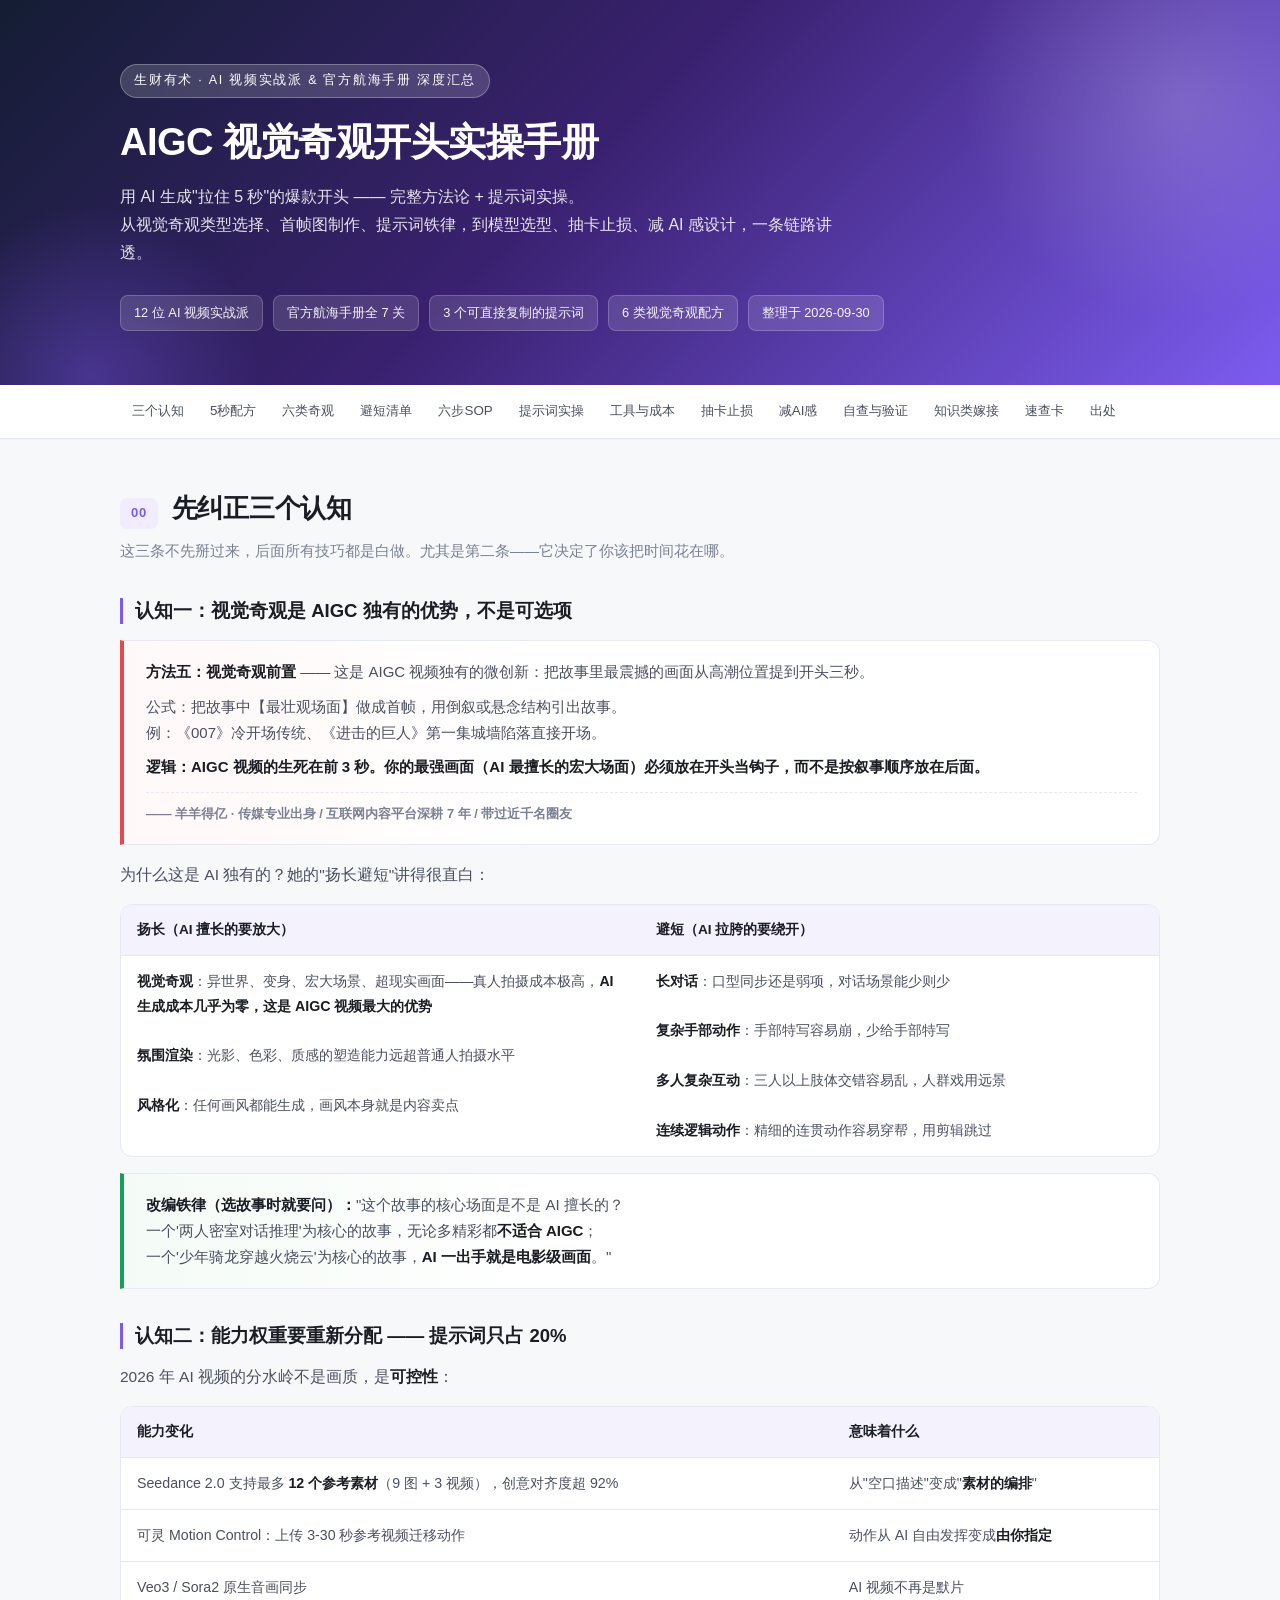
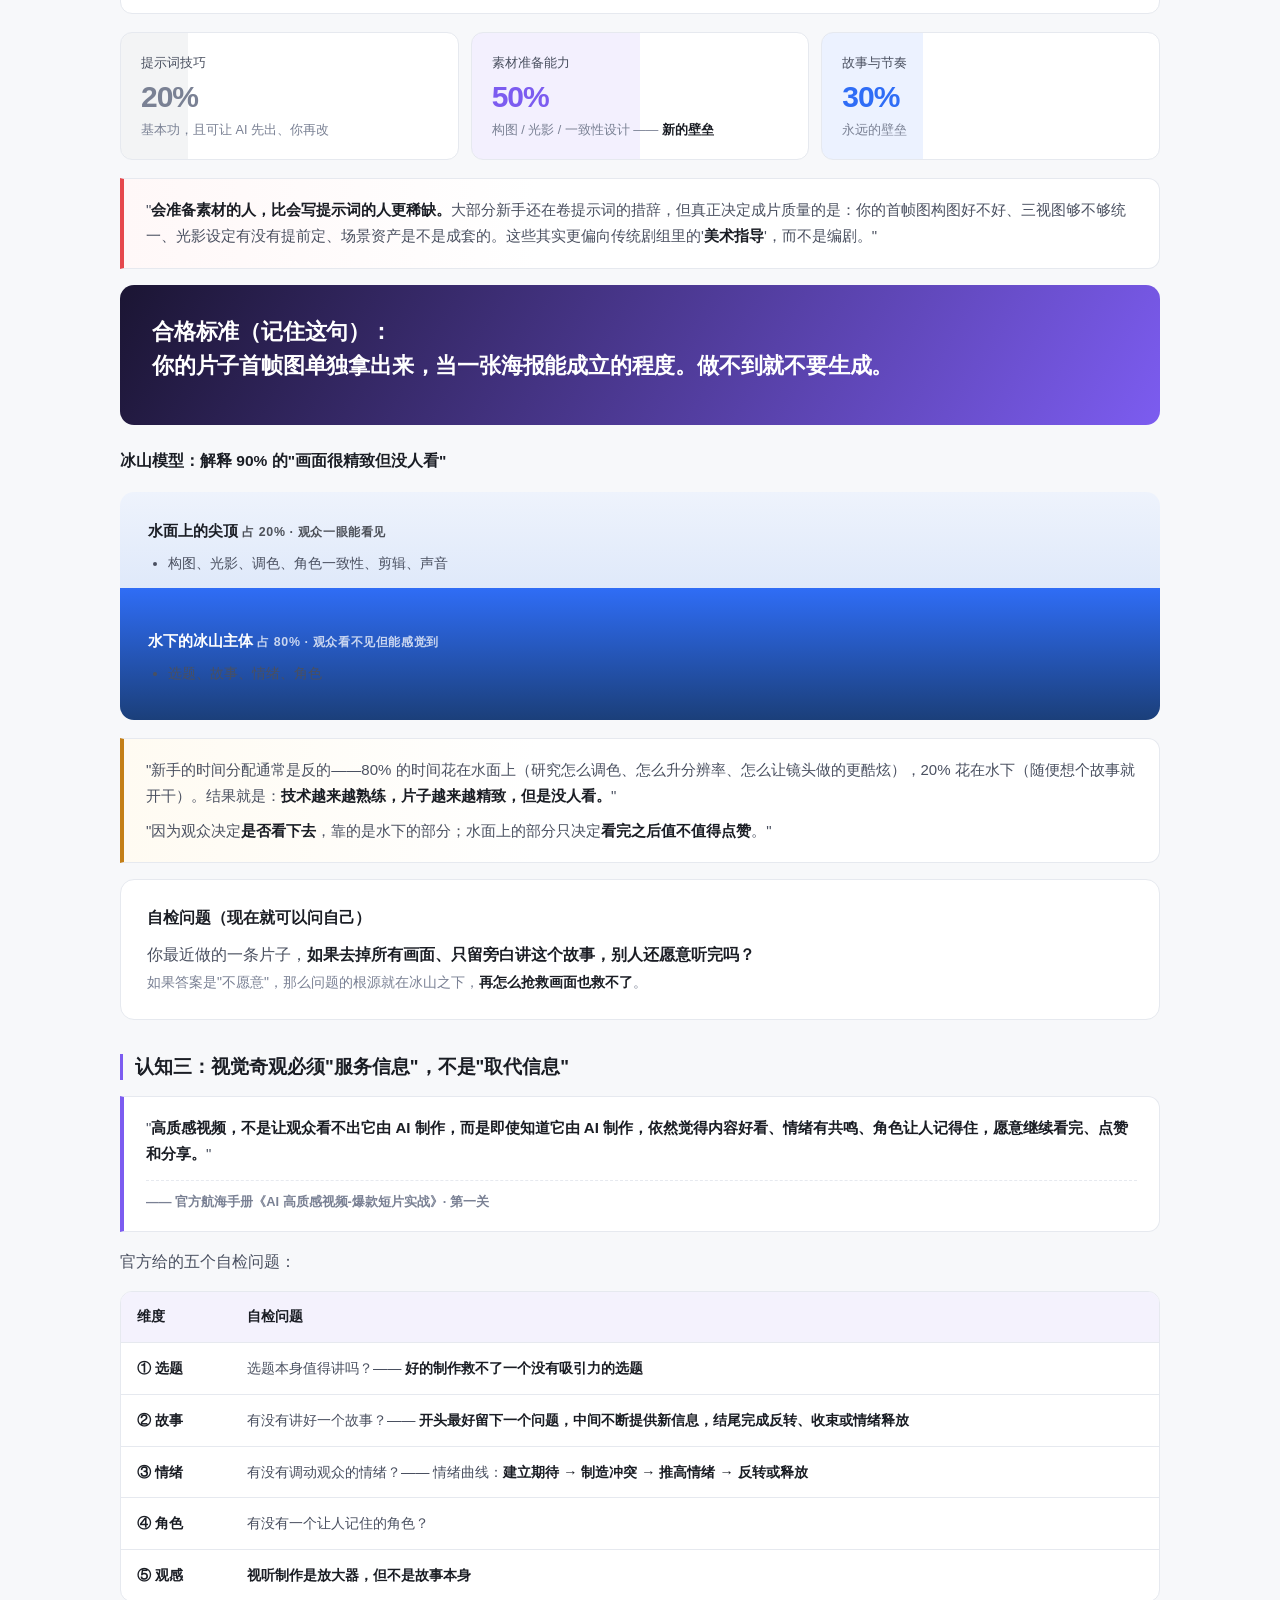
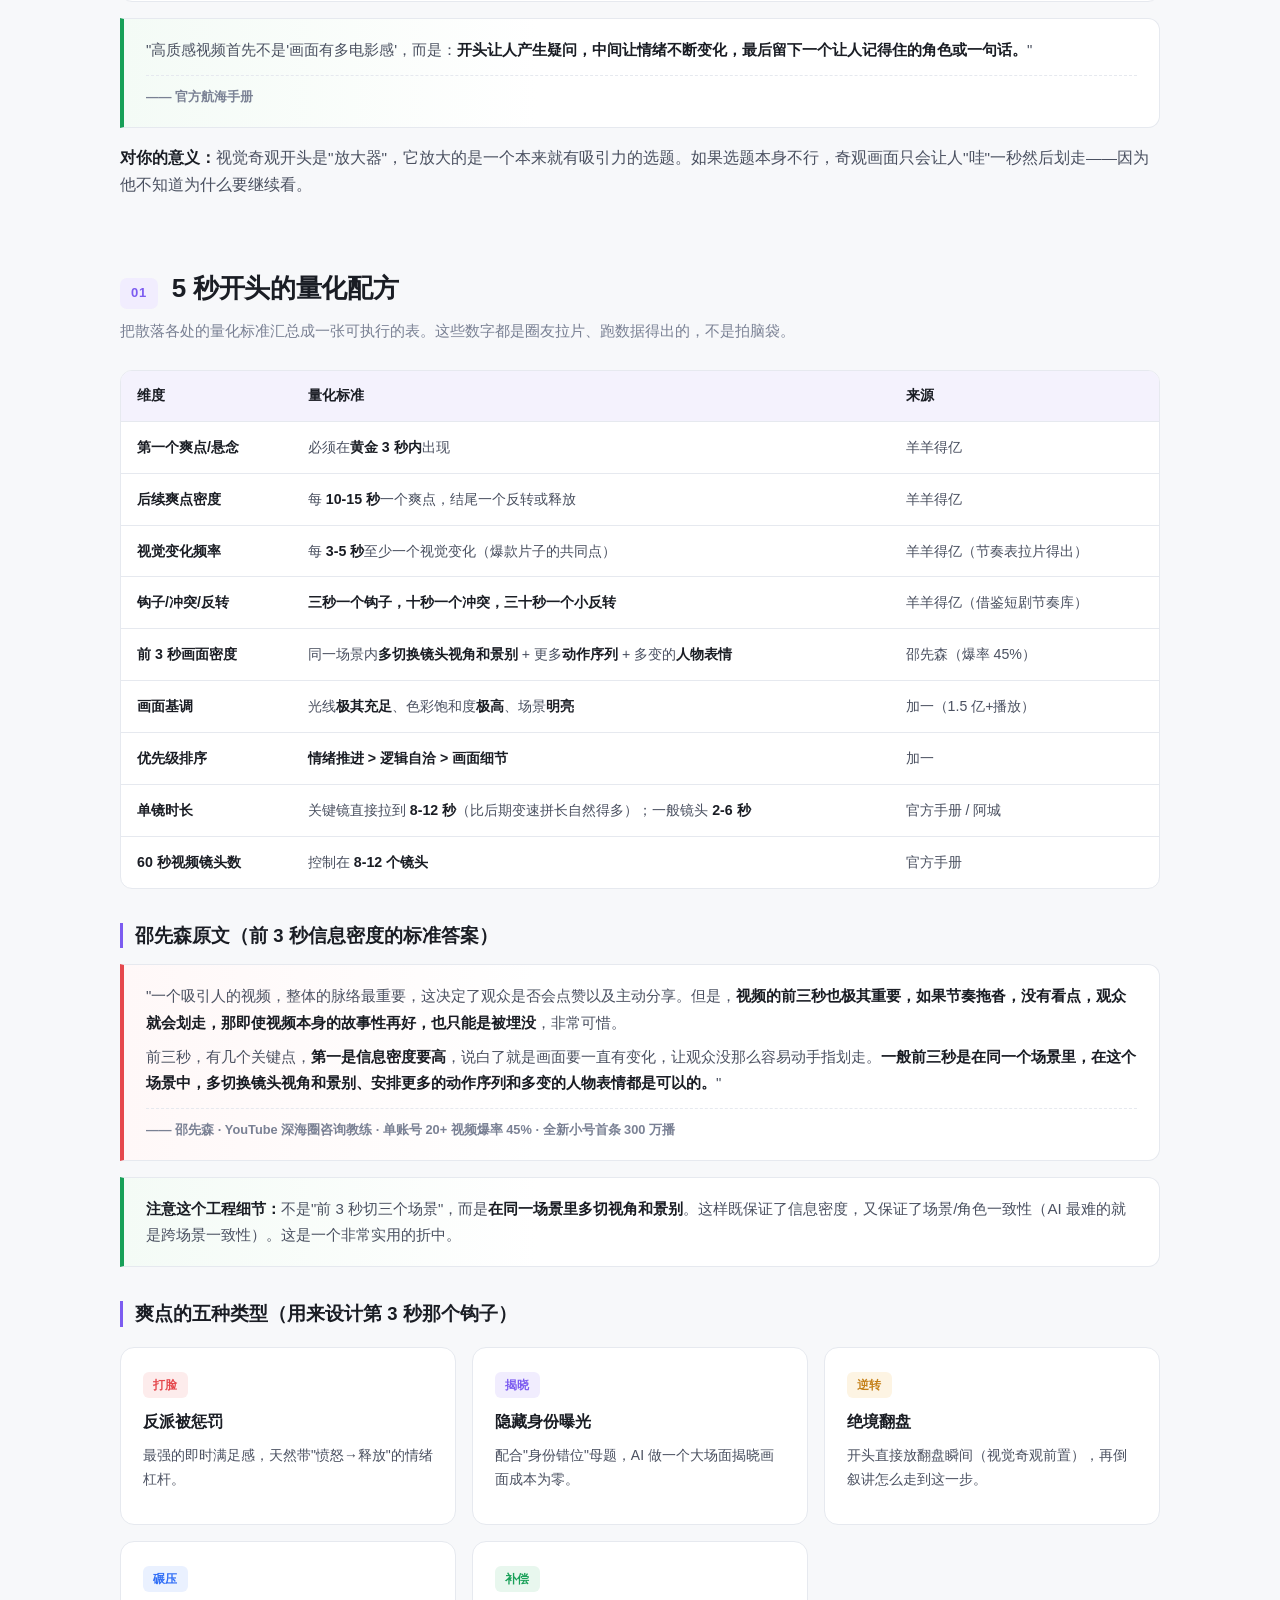
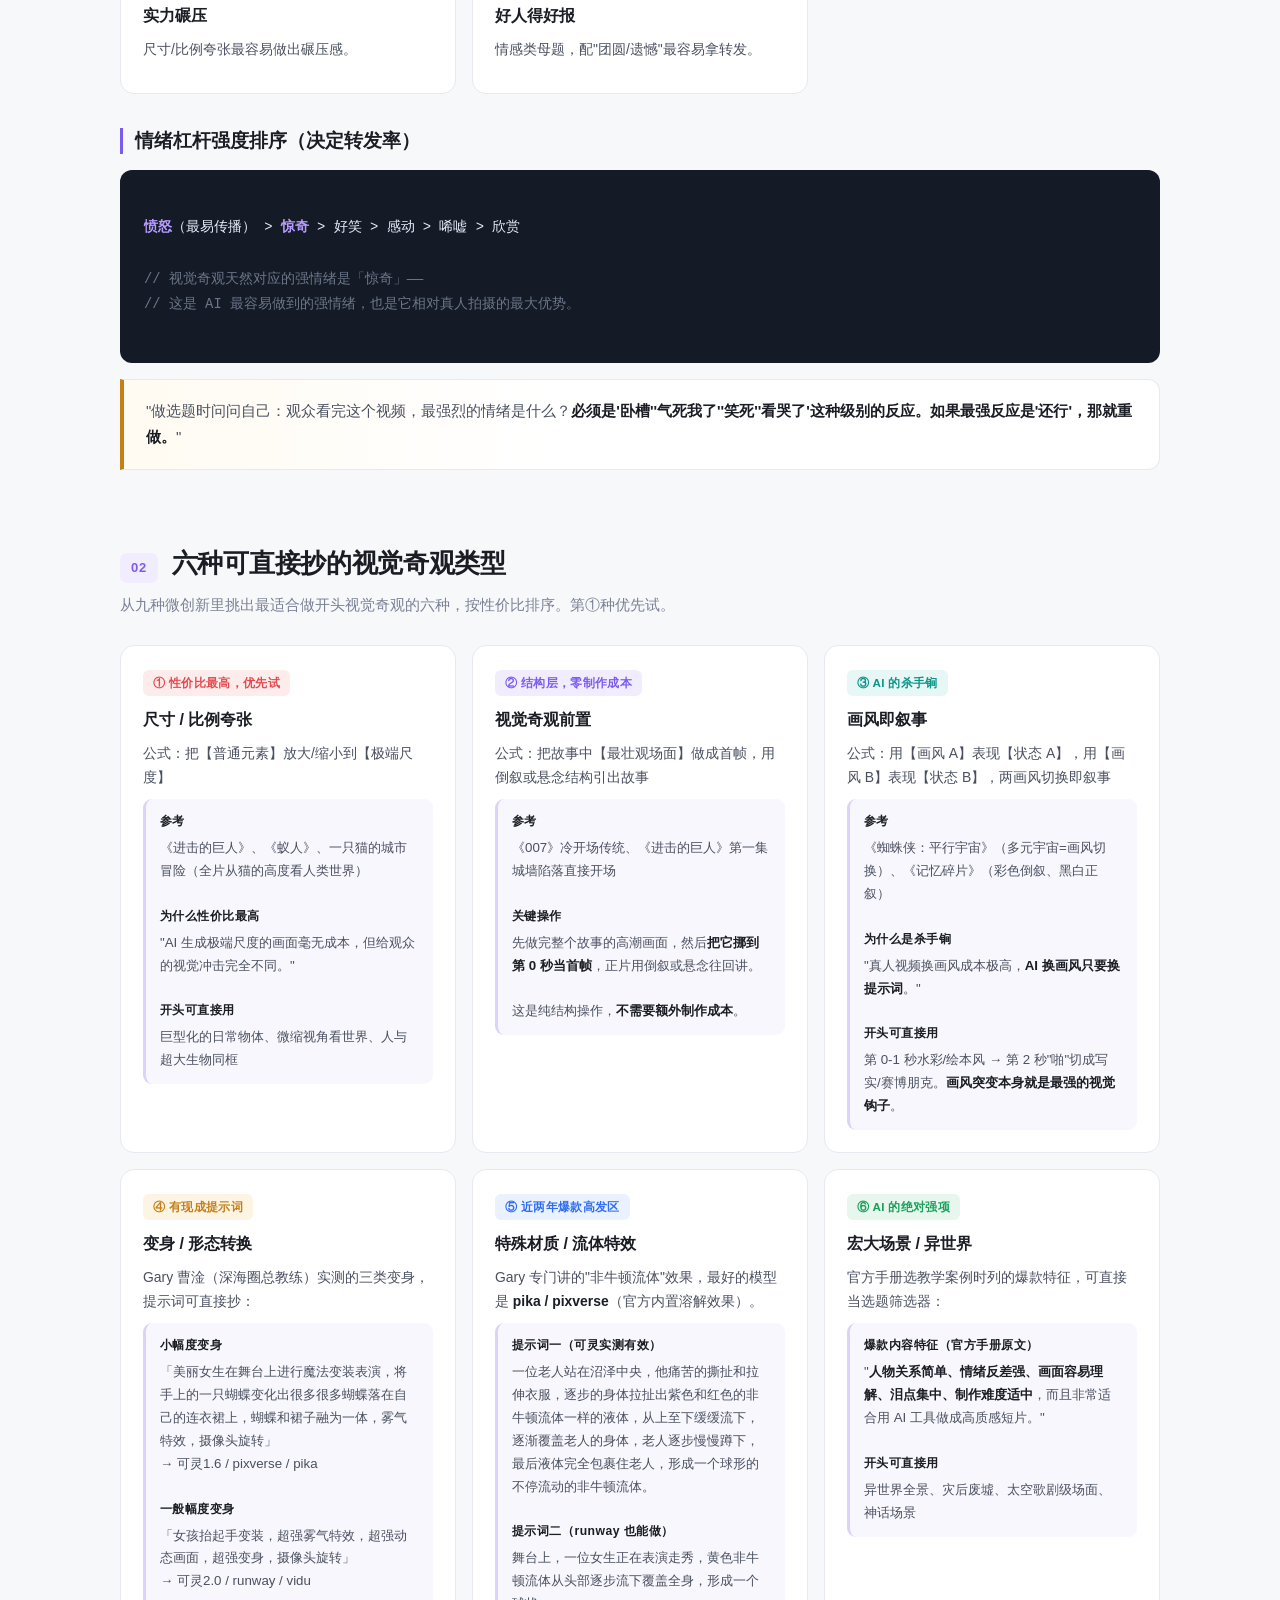
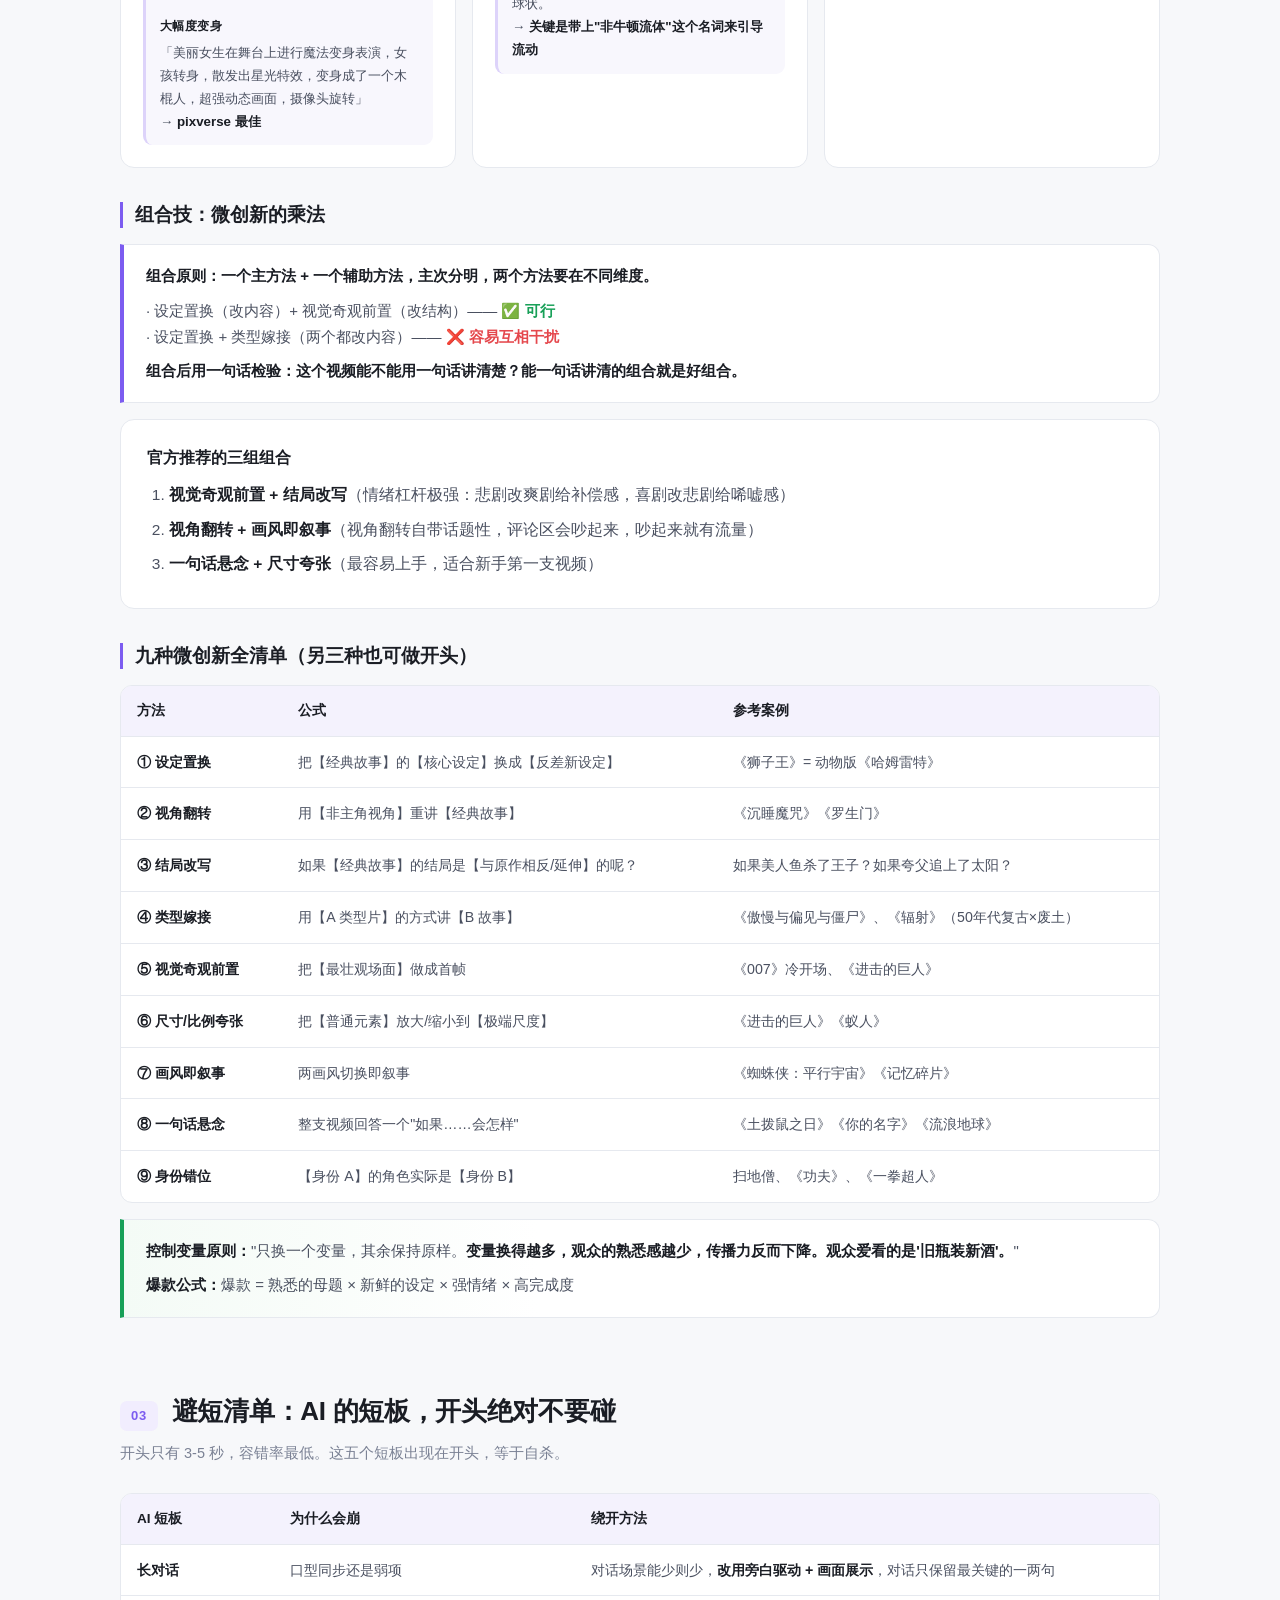
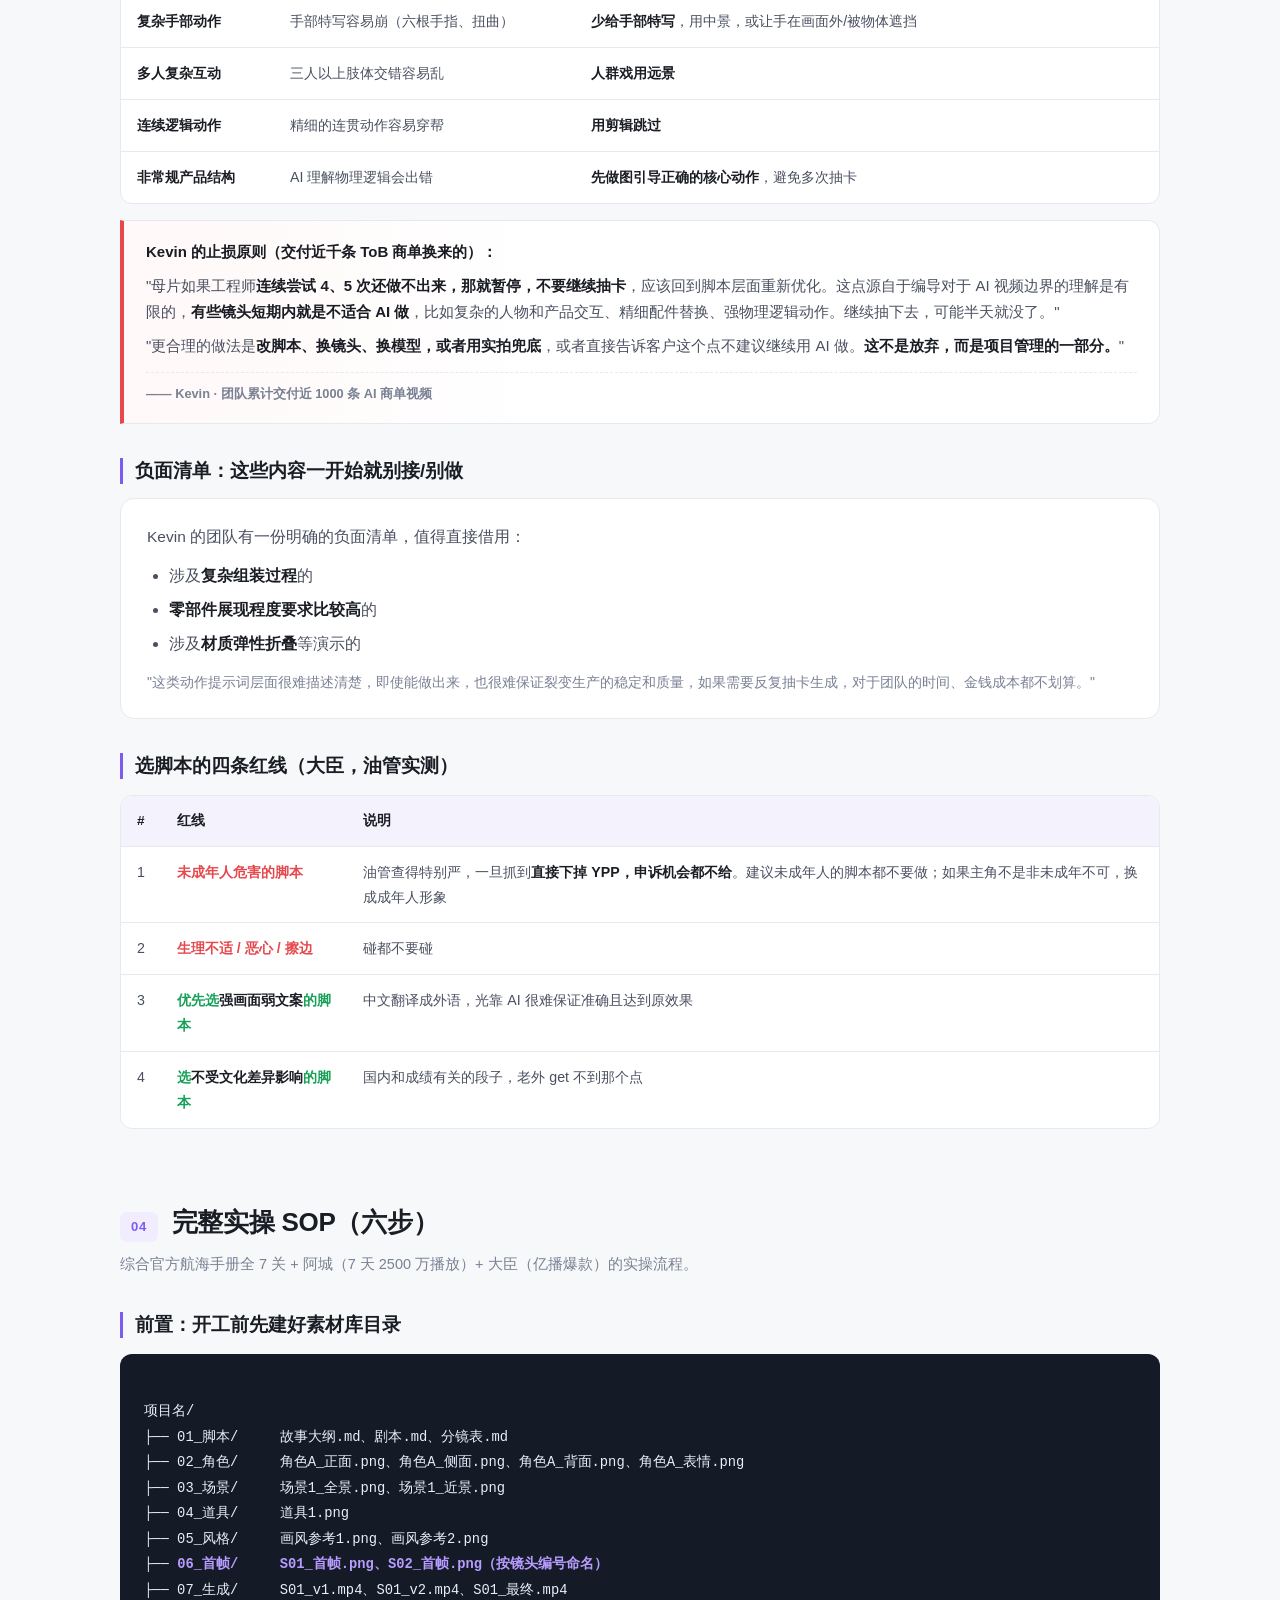
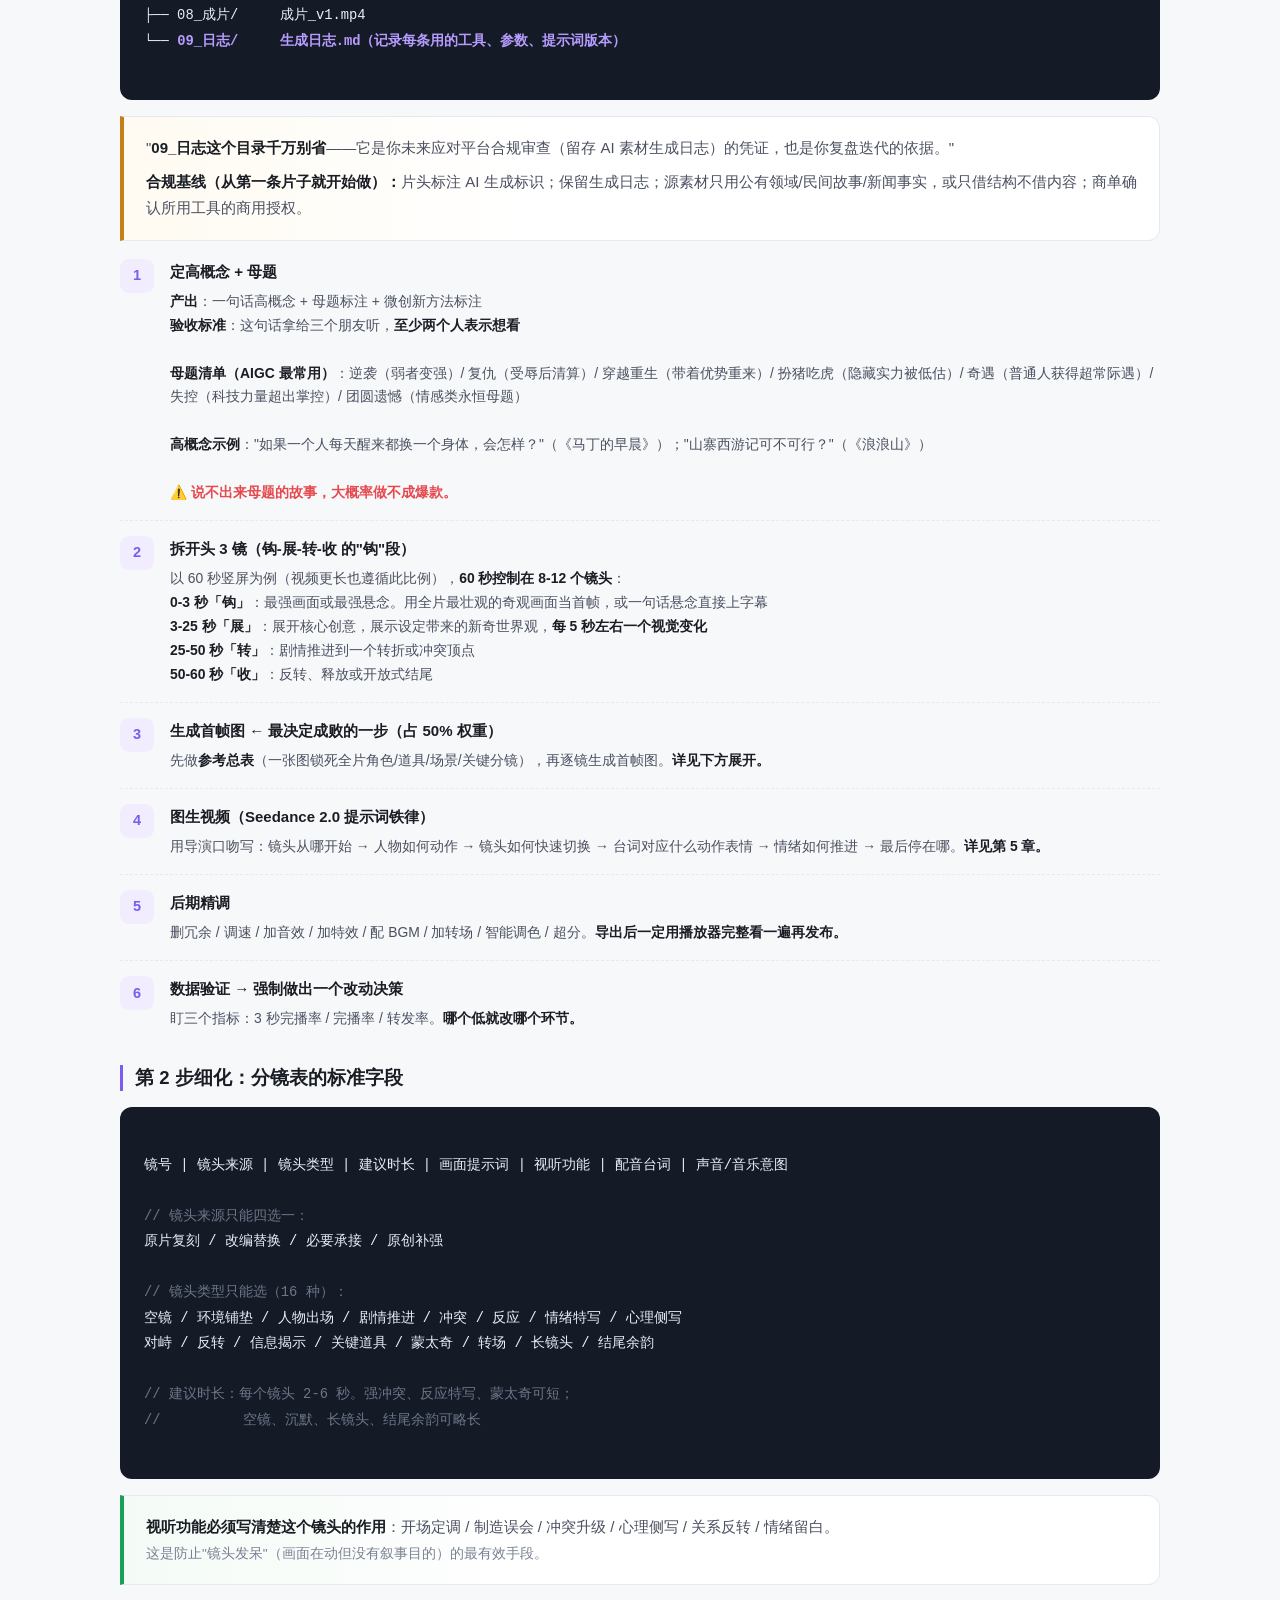
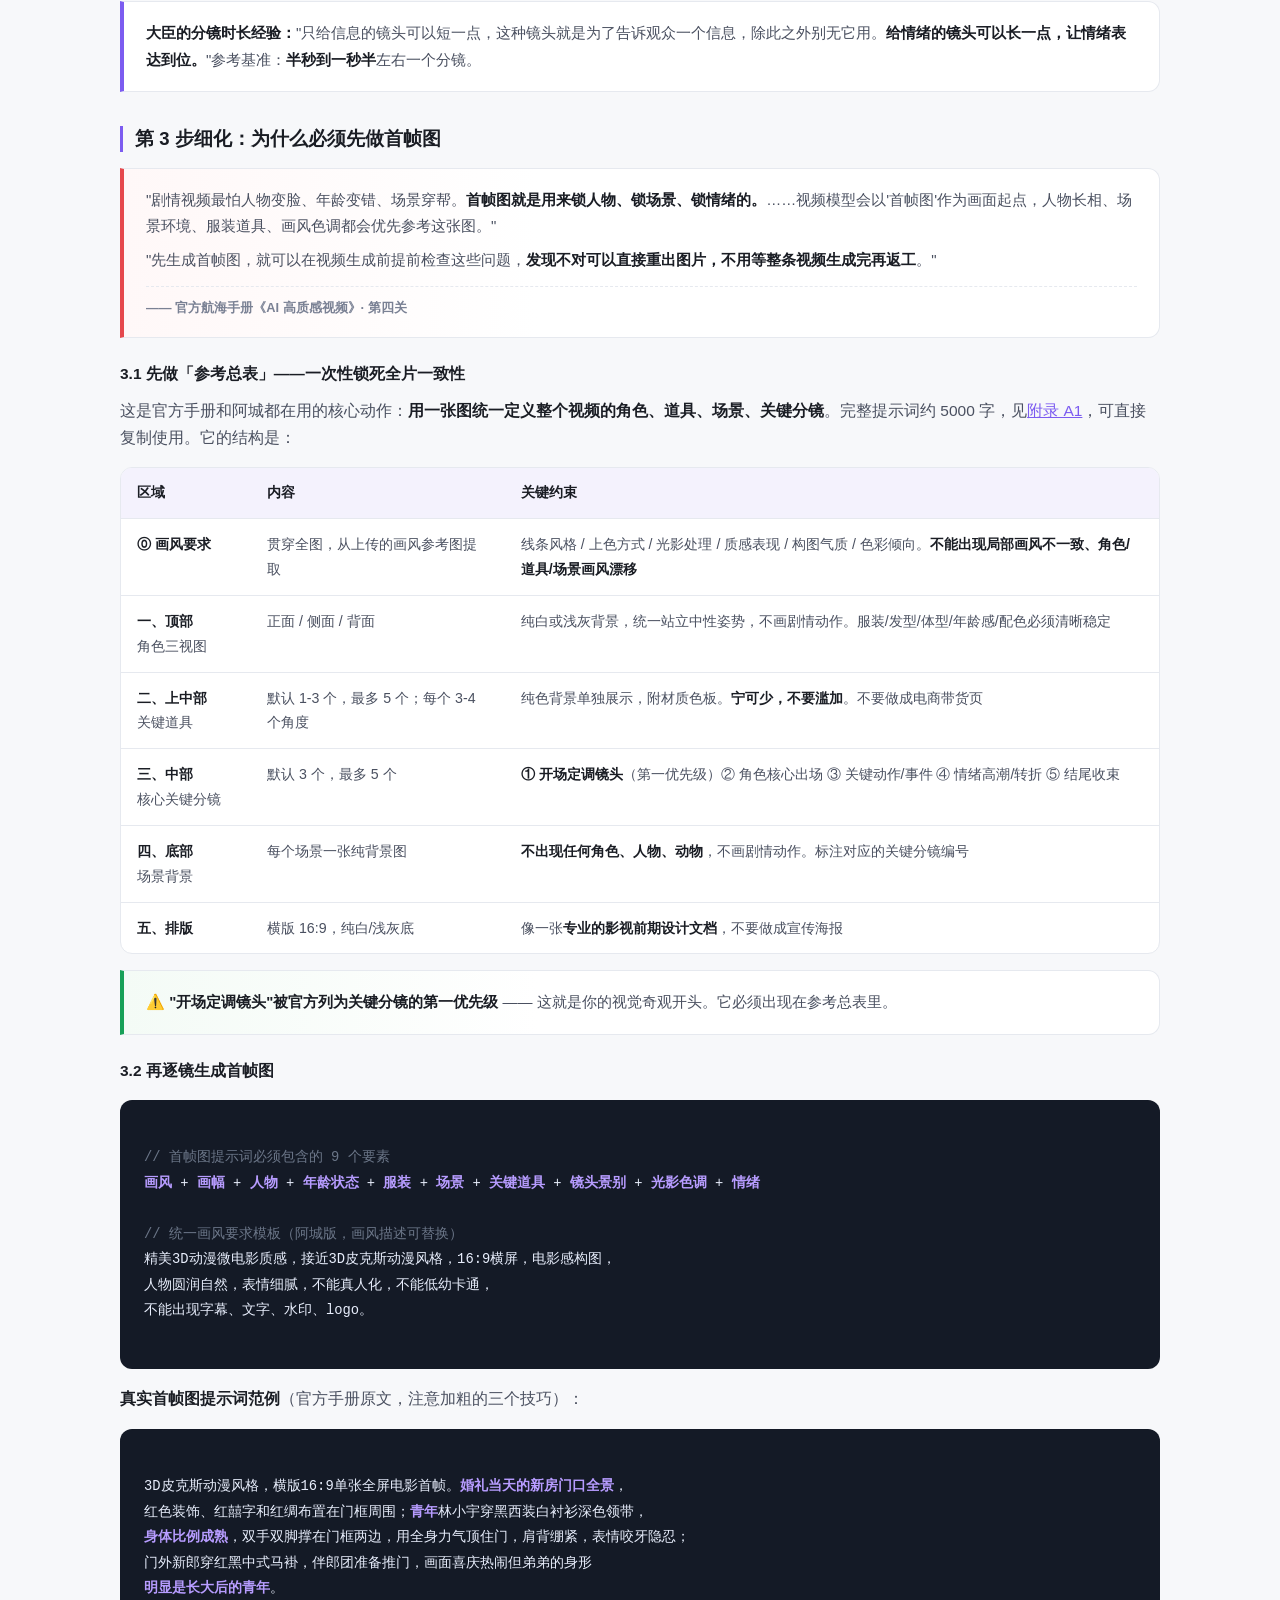
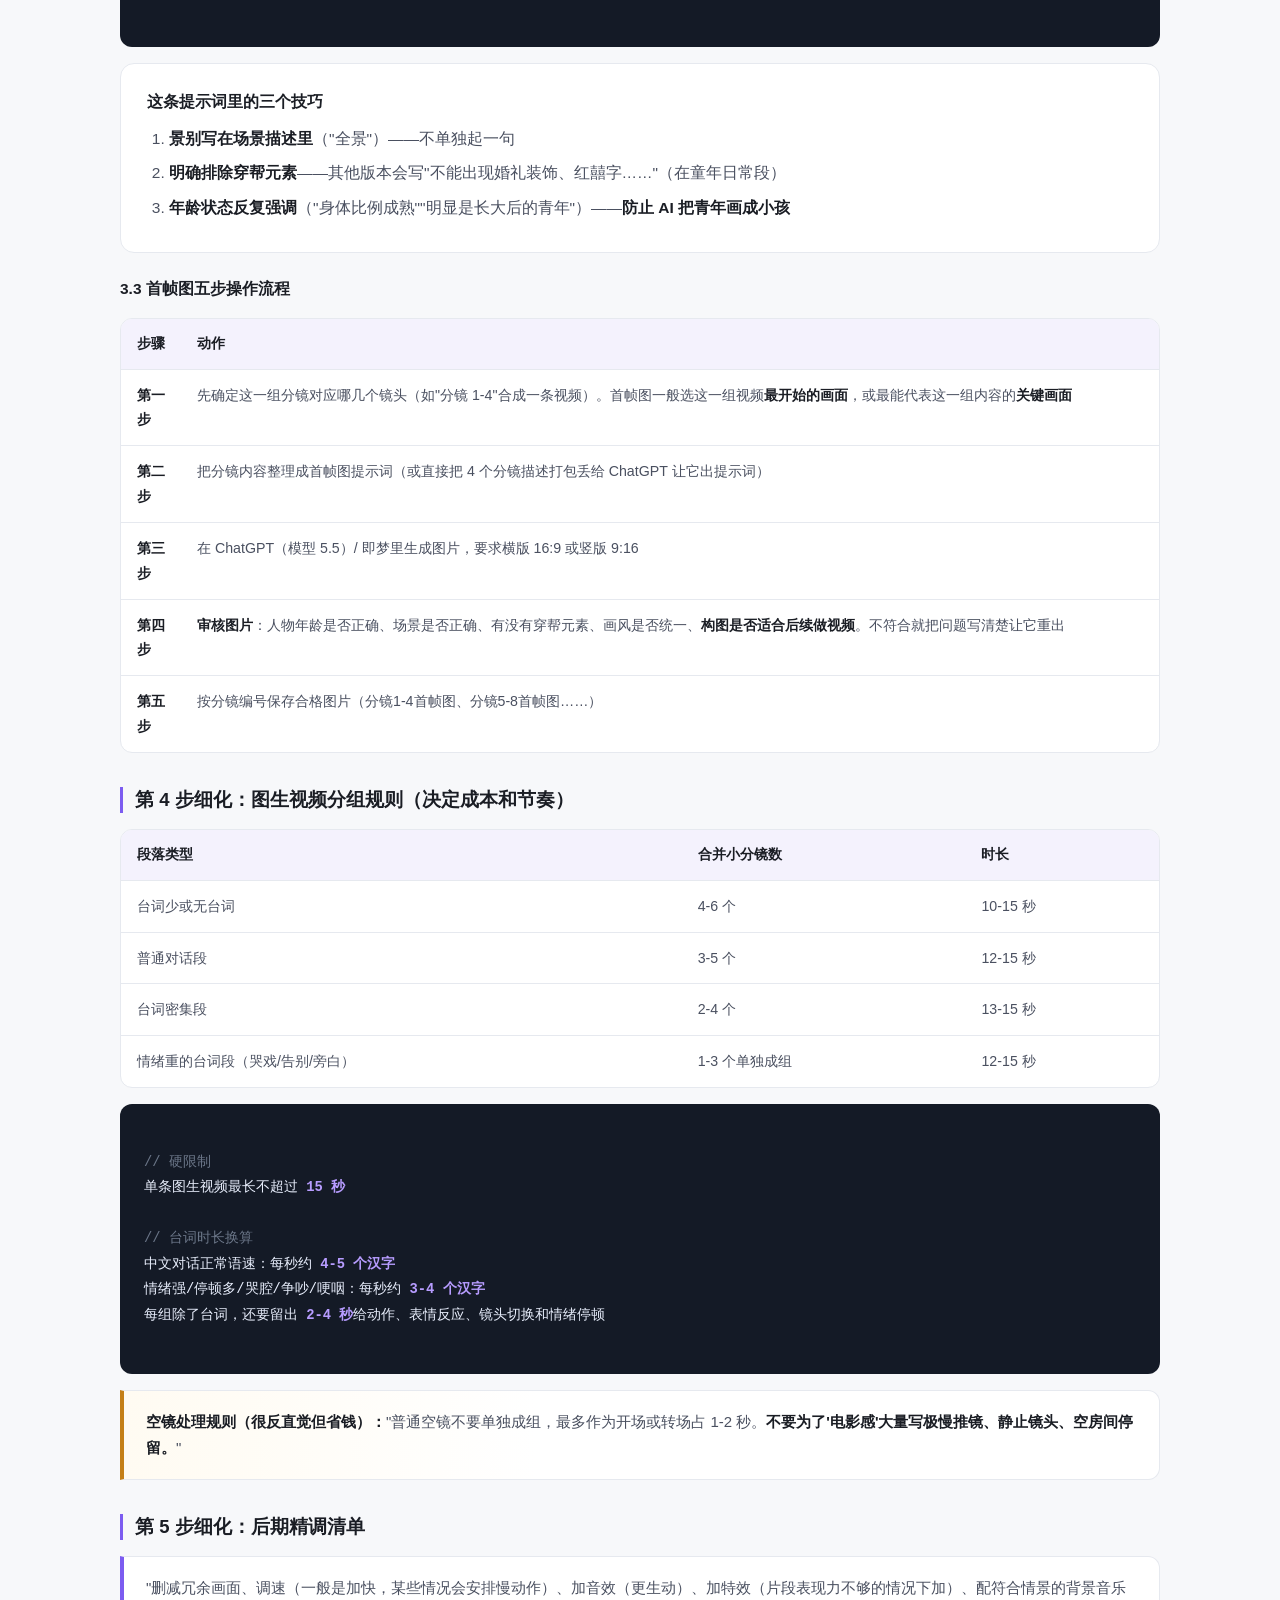
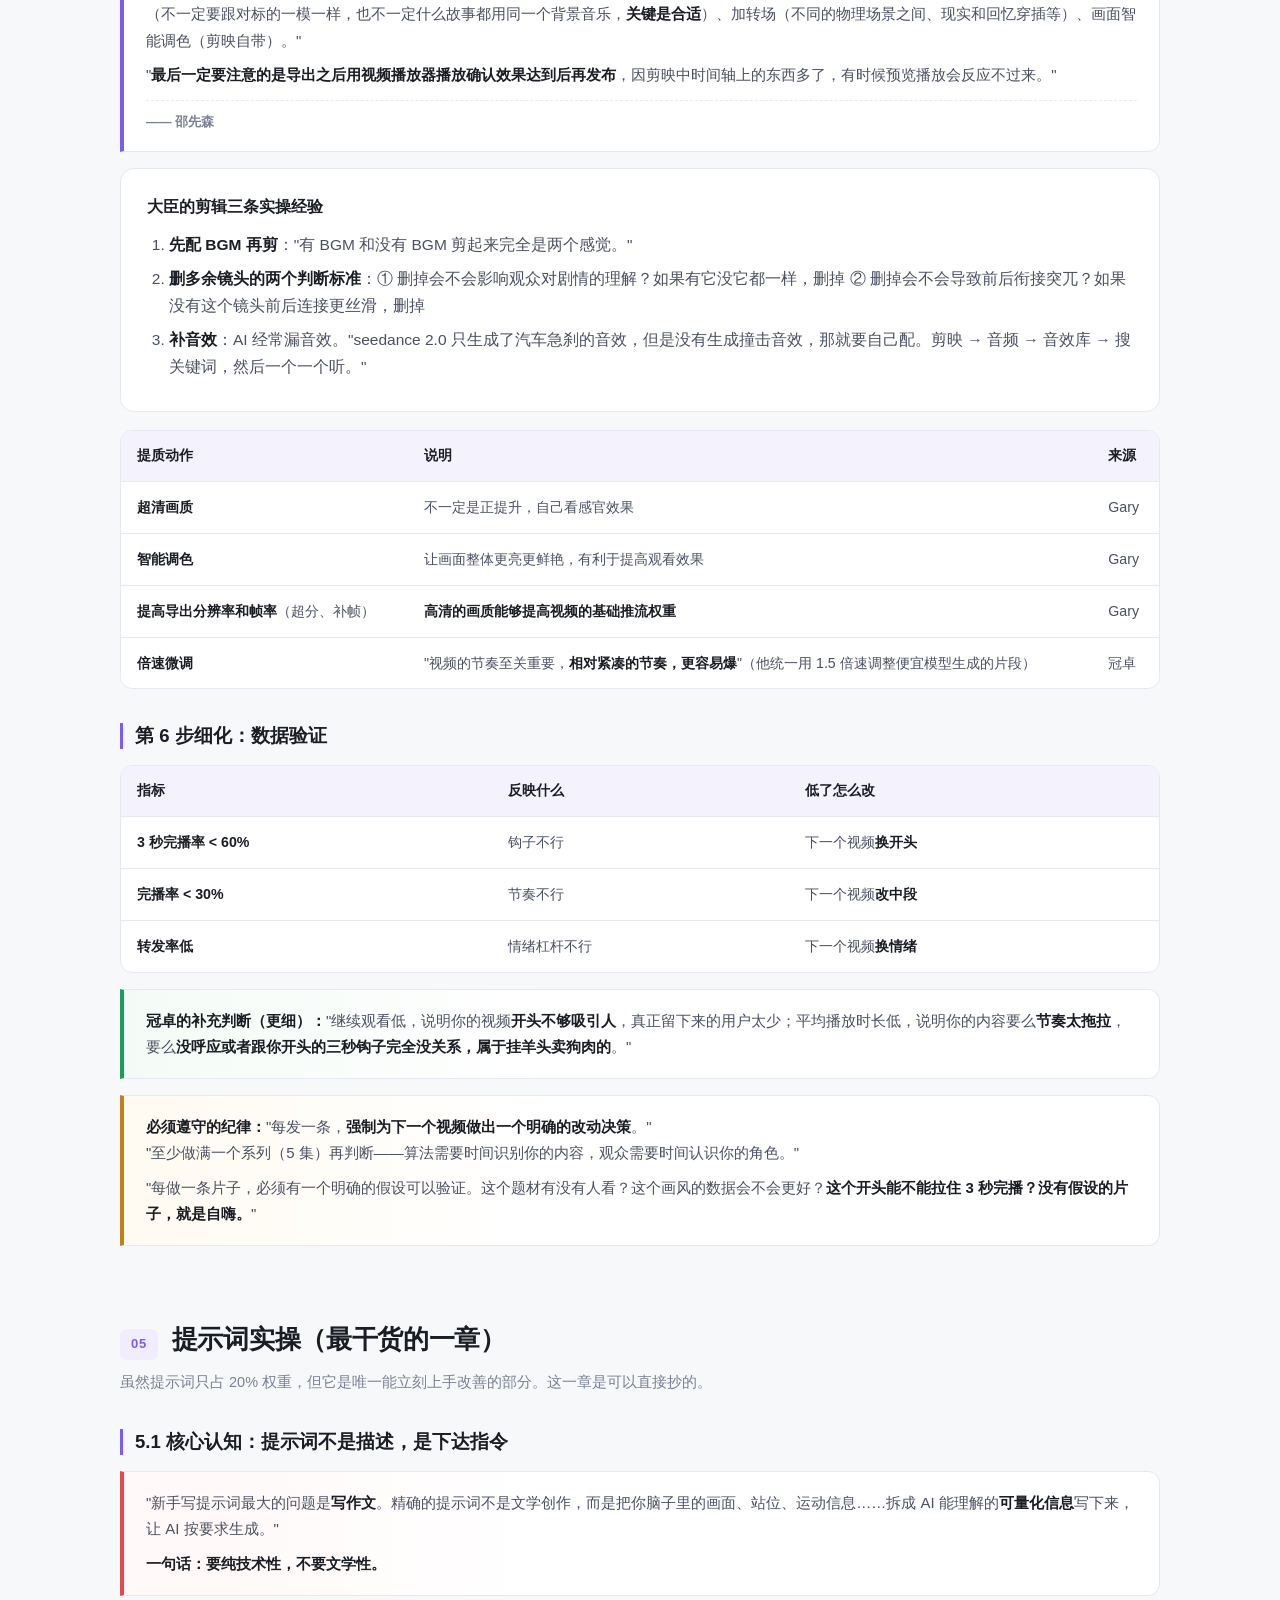
<file: 04-爆款短视频方法论/AIGC视觉奇观开头实操手册.html>
<!DOCTYPE html>
<html lang="zh-CN">
<head>
<meta charset="UTF-8">
<meta name="viewport" content="width=device-width, initial-scale=1.0">
<title>AIGC 视觉奇观开头实操手册 · 生财有术精华汇总</title>
<style>
  :root{
    --bg:#f7f8fa; --card:#fff; --ink:#1a1d24; --ink-2:#4a5060; --ink-3:#7a8194;
    --line:#e6e9ef; --brand:#2f6df6; --brand-soft:#eaf1ff;
    --red:#e5484d; --red-soft:#fdecec; --green:#18a058; --green-soft:#e8f7ee;
    --amber:#c47f17; --amber-soft:#fdf4e3; --purple:#7c5cf0; --purple-soft:#f1edfe;
    --teal:#0d9488; --teal-soft:#e6f7f5;
    --radius:14px;
  }
  *{box-sizing:border-box;margin:0;padding:0}
  html{scroll-behavior:smooth}
  body{background:var(--bg);color:var(--ink);
    font-family:-apple-system,BlinkMacSystemFont,"Segoe UI","PingFang SC","Hiragino Sans GB","Microsoft YaHei",sans-serif;
    line-height:1.75;font-size:15.5px;-webkit-font-smoothing:antialiased}
  .wrap{max-width:1080px;margin:0 auto;padding:0 20px}

  .hero{background:linear-gradient(135deg,#141d33 0%,#3a2170 45%,#7c5cf0 100%);
    color:#fff;padding:64px 0 54px;position:relative;overflow:hidden}
  .hero::after{content:"";position:absolute;right:-120px;top:-120px;width:440px;height:440px;
    background:radial-gradient(circle,rgba(255,255,255,.18) 0%,transparent 70%);border-radius:50%}
  .hero::before{content:"";position:absolute;left:-80px;bottom:-160px;width:340px;height:340px;
    background:radial-gradient(circle,rgba(124,92,240,.35) 0%,transparent 70%);border-radius:50%}
  .hero .wrap{position:relative;z-index:2}
  .kicker{display:inline-block;font-size:12.5px;letter-spacing:.14em;text-transform:uppercase;
    background:rgba(255,255,255,.16);border:1px solid rgba(255,255,255,.28);
    padding:5px 13px;border-radius:99px;margin-bottom:20px}
  h1{font-size:38px;line-height:1.28;font-weight:800;letter-spacing:-.5px;margin-bottom:16px}
  .hero p.sub{font-size:16px;color:rgba(255,255,255,.88);max-width:740px;margin-bottom:28px}
  .hero .meta{display:flex;flex-wrap:wrap;gap:10px}
  .hero .meta span{font-size:12.8px;background:rgba(255,255,255,.13);
    border:1px solid rgba(255,255,255,.2);padding:6px 13px;border-radius:8px;color:rgba(255,255,255,.94)}

  nav.toc{background:var(--card);border-bottom:1px solid var(--line);
    position:sticky;top:0;z-index:50;box-shadow:0 1px 0 rgba(0,0,0,.02)}
  nav.toc .wrap{display:flex;gap:2px;overflow-x:auto;padding:0 20px;scrollbar-width:none}
  nav.toc .wrap::-webkit-scrollbar{display:none}
  nav.toc a{flex:0 0 auto;padding:14px 12px;font-size:13.4px;color:var(--ink-2);text-decoration:none;
    border-bottom:2px solid transparent;white-space:nowrap;font-weight:500;transition:.15s}
  nav.toc a:hover{color:var(--purple);border-bottom-color:var(--purple)}

  section{padding:52px 0 8px}
  .sec-head{display:flex;align-items:baseline;gap:14px;margin-bottom:8px}
  .sec-num{font-size:13px;font-weight:700;color:var(--purple);background:var(--purple-soft);
    padding:4px 11px;border-radius:7px;letter-spacing:.05em;flex:0 0 auto}
  h2{font-size:26px;font-weight:750;letter-spacing:-.3px;line-height:1.35}
  .sec-desc{color:var(--ink-3);font-size:14.5px;margin:10px 0 26px;max-width:840px}
  h3{font-size:18.5px;font-weight:700;margin:34px 0 14px;padding-left:12px;
    border-left:3.5px solid var(--purple);line-height:1.4}
  h4{font-size:15.5px;font-weight:700;margin:22px 0 10px;color:var(--ink)}
  p{margin-bottom:13px;color:var(--ink-2)}
  strong{color:var(--ink);font-weight:650}
  ul,ol{margin:0 0 14px 22px;color:var(--ink-2)}
  li{margin-bottom:7px}
  code{background:#f2f5fa;padding:1.5px 7px;border-radius:5px;font-size:13.2px;
    font-family:"SF Mono",Consolas,monospace;color:var(--ink)}

  .card{background:var(--card);border:1px solid var(--line);border-radius:var(--radius);
    padding:24px 26px;margin-bottom:18px}
  .quote{background:var(--card);border-left:4px solid var(--purple);border-radius:0 12px 12px 0;
    padding:18px 22px;margin:16px 0;border-top:1px solid var(--line);
    border-right:1px solid var(--line);border-bottom:1px solid var(--line)}
  .quote p{margin-bottom:8px;color:var(--ink-2);font-size:15px}
  .quote p:last-child{margin-bottom:0}
  .quote .who{display:block;margin-top:12px;font-size:12.8px;color:var(--ink-3);font-weight:600;
    padding-top:10px;border-top:1px dashed var(--line)}
  .quote.key{border-left-color:var(--red);background:linear-gradient(90deg,#fff8f8 0%,#fff 40%)}
  .quote.tip{border-left-color:var(--green);background:linear-gradient(90deg,#f4fbf6 0%,#fff 40%)}
  .quote.warn{border-left-color:var(--amber);background:linear-gradient(90deg,#fffbf2 0%,#fff 40%)}

  .banner{background:linear-gradient(120deg,#1b1533,#7c5cf0);color:#fff;
    border-radius:var(--radius);padding:30px 32px;margin-bottom:22px}
  .banner .big{font-size:22px;font-weight:750;line-height:1.55;margin-bottom:12px;letter-spacing:-.2px}
  .banner p{color:rgba(255,255,255,.87);font-size:14.6px;margin-bottom:0}
  .banner strong{color:#fff}

  .formula{background:#141a26;color:#e8eefc;border-radius:12px;padding:20px 24px;margin:16px 0;
    font-family:"SF Mono",Consolas,"Liberation Mono",monospace;font-size:13.8px;line-height:1.85;
    overflow-x:auto;white-space:pre-wrap;word-break:break-word}
  .formula .hl{color:#b79cff;font-weight:600}
  .formula .cm{color:#6b7688}
  .formula .bad{color:#ff8f8f}
  .formula .good{color:#7ee2a8}

  .tbl-wrap{overflow-x:auto;margin:16px 0;border:1px solid var(--line);border-radius:12px;background:var(--card)}
  table{width:100%;border-collapse:collapse;font-size:14.2px;min-width:520px}
  th{background:#f4f2fd;text-align:left;padding:13px 16px;font-weight:700;color:var(--ink);
    border-bottom:1px solid var(--line);white-space:nowrap;font-size:13.6px}
  td{padding:13px 16px;border-bottom:1px solid var(--line);color:var(--ink-2);vertical-align:top}
  tr:last-child td{border-bottom:none}
  tbody tr:hover{background:#fafafd}
  td strong{color:var(--ink)}
  .no{color:var(--red);font-weight:700}
  .yes{color:var(--green);font-weight:700}

  .grid{display:grid;grid-template-columns:repeat(auto-fit,minmax(310px,1fr));gap:16px;margin:20px 0}
  .box{background:var(--card);border:1px solid var(--line);border-radius:var(--radius);
    padding:22px;transition:.2s}
  .box:hover{border-color:#d4c8fb;box-shadow:0 6px 22px rgba(124,92,240,.09);transform:translateY(-2px)}
  .box .tag{display:inline-block;font-size:11.6px;font-weight:700;padding:3px 10px;border-radius:6px;
    margin-bottom:12px;letter-spacing:.03em}
  .box h4{margin:0 0 10px;font-size:16.2px;line-height:1.4}
  .box p{font-size:13.9px;margin-bottom:10px;color:var(--ink-2)}
  .box .eg{background:#f8f7fd;border-radius:9px;padding:12px 14px;font-size:13.3px;color:var(--ink-2);
    border-left:3px solid #ddd3fa;margin-top:10px;line-height:1.72}
  .box .eg b{color:var(--ink);display:block;font-size:12.2px;margin-bottom:5px;letter-spacing:.04em}
  .t-red{background:var(--red-soft);color:var(--red)}
  .t-blue{background:var(--brand-soft);color:var(--brand)}
  .t-green{background:var(--green-soft);color:var(--green)}
  .t-amber{background:var(--amber-soft);color:var(--amber)}
  .t-purple{background:var(--purple-soft);color:var(--purple)}
  .t-teal{background:var(--teal-soft);color:var(--teal)}

  .weight{display:flex;gap:12px;margin:18px 0;flex-wrap:wrap}
  .wbar{flex:1;min-width:180px;background:var(--card);border:1px solid var(--line);
    border-radius:12px;padding:18px 20px;position:relative;overflow:hidden}
  .wbar .fill{position:absolute;left:0;top:0;bottom:0;opacity:.09}
  .wbar .lbl{font-size:13.4px;color:var(--ink-2);margin-bottom:6px;position:relative}
  .wbar .val{font-size:30px;font-weight:800;line-height:1.1;position:relative;letter-spacing:-1px}
  .wbar .note{font-size:12.6px;color:var(--ink-3);margin-top:6px;position:relative}

  .iceberg{background:linear-gradient(180deg,#eef3fc 0%,#dfe9fa 42%,#2f6df6 42%,#1b3f7a 100%);
    border-radius:var(--radius);padding:26px 28px;margin:18px 0;color:#fff;position:relative}
  .iceberg .top{color:var(--ink);padding-bottom:22px}
  .iceberg .top .h,.iceberg .bot .h{font-weight:750;font-size:15px;margin-bottom:8px}
  .iceberg .bot{padding-top:22px}
  .iceberg ul{margin:0 0 0 20px;font-size:13.8px;line-height:1.8}
  .iceberg .top ul{color:var(--ink-2)}
  .iceberg .pct{font-size:12.4px;font-weight:700;opacity:.75;letter-spacing:.05em}

  .steps{display:flex;flex-direction:column;gap:0;margin:18px 0}
  .step{display:flex;gap:16px;padding:15px 0;border-bottom:1px dashed var(--line)}
  .step:last-child{border-bottom:none;padding-bottom:0}
  .step:first-child{padding-top:0}
  .step-n{flex:0 0 34px;height:34px;border-radius:9px;background:var(--purple-soft);color:var(--purple);
    display:flex;align-items:center;justify-content:center;font-weight:800;font-size:14.5px}
  .step-b{flex:1;min-width:0}
  .step-b .st{font-weight:700;font-size:15px;color:var(--ink);margin-bottom:5px}
  .step-b .sd{font-size:13.9px;color:var(--ink-2);line-height:1.72}

  .timeline{display:flex;flex-direction:column;gap:0;margin:18px 0}
  .tl-row{display:flex;border:1px solid var(--line);border-bottom:none;background:var(--card)}
  .tl-row:first-child{border-radius:12px 12px 0 0}
  .tl-row:last-child{border-bottom:1px solid var(--line);border-radius:0 0 12px 12px}
  .tl-time{flex:0 0 112px;background:#f4f2fd;padding:15px 14px;font-weight:700;font-size:13.4px;
    color:var(--purple);border-right:1px solid var(--line);display:flex;align-items:center}
  .tl-body{flex:1;padding:15px 18px}
  .tl-body .t{font-weight:700;font-size:14.6px;color:var(--ink);margin-bottom:4px}
  .tl-body .d{font-size:13.7px;color:var(--ink-2);line-height:1.68}
  .tl-row.hero-row .tl-time{background:#7c5cf0;color:#fff}

  .pit{display:grid;grid-template-columns:1fr 1fr;gap:0;border:1px solid var(--line);
    border-radius:12px;overflow:hidden;margin:16px 0}
  .pit>div{padding:14px 18px;font-size:13.9px;border-bottom:1px solid var(--line);line-height:1.68}
  .pit .ph{background:#f4f2fd !important;font-weight:700;color:var(--ink);font-size:13.2px}
  .pit .bad{color:var(--red)}
  .pit .good{color:var(--ink-2)}
  .pit>div:nth-last-child(-n+2){border-bottom:none}
  @media(max-width:720px){.pit{grid-template-columns:1fr}}

  .check{background:var(--card);border:1px solid var(--line);border-radius:var(--radius);
    padding:8px 26px;margin:18px 0}
  .check .grp{padding:18px 0;border-bottom:1px solid var(--line)}
  .check .grp:last-child{border-bottom:none}
  .check .gh{font-weight:750;font-size:15.4px;color:var(--ink);margin-bottom:12px;
    display:flex;align-items:center;gap:9px}
  .check .gh i{width:8px;height:8px;border-radius:50%;background:var(--purple);display:inline-block}
  .check ul{list-style:none;margin:0}
  .check li{padding-left:27px;position:relative;font-size:14.2px;color:var(--ink-2);
    margin-bottom:9px;line-height:1.68}
  .check li::before{content:"";position:absolute;left:0;top:4px;width:15px;height:15px;
    border-radius:4px;border:1.8px solid #c9c0ee;background:#fff}

  .src-item{background:var(--card);border:1px solid var(--line);border-radius:12px;
    padding:18px 22px;margin-bottom:12px;transition:.18s}
  .src-item:hover{border-color:#d4c8fb;box-shadow:0 4px 16px rgba(124,92,240,.07)}
  .src-top{display:flex;align-items:baseline;gap:12px;flex-wrap:wrap;margin-bottom:8px}
  .src-name{font-weight:750;font-size:15.4px;color:var(--ink)}
  .src-stat{font-size:12.2px;color:var(--green);background:var(--green-soft);
    padding:2.5px 9px;border-radius:6px;font-weight:600}
  .src-contrib{font-size:13.4px;color:var(--ink-3);line-height:1.68}
  .src-contrib b{color:var(--purple);font-weight:650}
  .src-link{font-size:12.6px;margin-top:9px;display:block}
  .src-link a{color:var(--purple);text-decoration:none;word-break:break-all}
  .src-link a:hover{text-decoration:underline}

  details.prompt{background:var(--card);border:1px solid var(--line);border-radius:12px;
    margin:14px 0;overflow:hidden}
  details.prompt summary{padding:16px 22px;font-weight:700;font-size:15px;cursor:pointer;
    background:#faf9fe;list-style:none;display:flex;align-items:center;gap:10px;color:var(--ink)}
  details.prompt summary::-webkit-details-marker{display:none}
  details.prompt summary::before{content:"▸";color:var(--purple);font-size:13px;transition:.2s}
  details.prompt[open] summary::before{transform:rotate(90deg)}
  details.prompt .body{padding:4px 22px 20px}

  footer{margin-top:60px;padding:36px 0 46px;border-top:1px solid var(--line);
    background:var(--card);text-align:center;color:var(--ink-3);font-size:13.2px;line-height:1.9}
  @media(max-width:640px){
    h1{font-size:27px}h2{font-size:21px}
    .hero{padding:44px 0 38px}
    .card,.box{padding:20px}
    .tl-time{flex:0 0 84px;font-size:12.4px;padding:12px 10px}
    section{padding:38px 0 4px}
    .banner{padding:24px 22px}.banner .big{font-size:18.5px}
  }
</style>
</head>
<body>

<div class="hero">
  <div class="wrap">
    <span class="kicker">生财有术 · AI 视频实战派 &amp; 官方航海手册 深度汇总</span>
    <h1>AIGC 视觉奇观开头实操手册</h1>
    <p class="sub">用 AI 生成"拉住 5 秒"的爆款开头 —— 完整方法论 + 提示词实操。<br>
    从视觉奇观类型选择、首帧图制作、提示词铁律，到模型选型、抽卡止损、减 AI 感设计，一条链路讲透。</p>
    <div class="meta">
      <span>12 位 AI 视频实战派</span>
      <span>官方航海手册全 7 关</span>
      <span>3 个可直接复制的提示词</span>
      <span>6 类视觉奇观配方</span>
      <span>整理于 2026-09-30</span>
    </div>
  </div>
</div>

<nav class="toc">
  <div class="wrap">
    <a href="#s0">三个认知</a>
    <a href="#s1">5秒配方</a>
    <a href="#s2">六类奇观</a>
    <a href="#s3">避短清单</a>
    <a href="#s4">六步SOP</a>
    <a href="#s5">提示词实操</a>
    <a href="#s6">工具与成本</a>
    <a href="#s7">抽卡止损</a>
    <a href="#s8">减AI感</a>
    <a href="#s9">自查与验证</a>
    <a href="#s10">知识类嫁接</a>
    <a href="#s11">速查卡</a>
    <a href="#s12">出处</a>
  </div>
</nav>

<div class="wrap">

<!-- ===== 0 ===== -->
<section id="s0">
  <div class="sec-head"><span class="sec-num">00</span><h2>先纠正三个认知</h2></div>
  <p class="sec-desc">这三条不先掰过来，后面所有技巧都是白做。尤其是第二条——它决定了你该把时间花在哪。</p>

  <h3>认知一：视觉奇观是 AIGC <strong>独有</strong>的优势，不是可选项</h3>
  <div class="quote key">
    <p><strong>方法五：视觉奇观前置</strong> —— 这是 AIGC 视频独有的微创新：把故事里最震撼的画面从高潮位置提到开头三秒。</p>
    <p style="margin-top:8px">公式：把故事中【最壮观场面】做成首帧，用倒叙或悬念结构引出故事。<br>
    例：《007》冷开场传统、《进击的巨人》第一集城墙陷落直接开场。</p>
    <p style="margin-top:8px"><strong>逻辑：AIGC 视频的生死在前 3 秒。你的最强画面（AI 最擅长的宏大场面）必须放在开头当钩子，而不是按叙事顺序放在后面。</strong></p>
    <span class="who">—— 羊羊得亿 · 传媒专业出身 / 互联网内容平台深耕 7 年 / 带过近千名圈友</span>
  </div>

  <p>为什么这是 AI 独有的？她的"扬长避短"讲得很直白：</p>
  <div class="tbl-wrap">
    <table>
      <thead><tr><th style="width:50%">扬长（AI 擅长的要放大）</th><th>避短（AI 拉胯的要绕开）</th></tr></thead>
      <tbody>
        <tr>
          <td><strong>视觉奇观</strong>：异世界、变身、宏大场景、超现实画面——真人拍摄成本极高，<strong>AI 生成成本几乎为零，这是 AIGC 视频最大的优势</strong><br><br>
          <strong>氛围渲染</strong>：光影、色彩、质感的塑造能力远超普通人拍摄水平<br><br>
          <strong>风格化</strong>：任何画风都能生成，画风本身就是内容卖点</td>
          <td><strong>长对话</strong>：口型同步还是弱项，对话场景能少则少<br><br>
          <strong>复杂手部动作</strong>：手部特写容易崩，少给手部特写<br><br>
          <strong>多人复杂互动</strong>：三人以上肢体交错容易乱，人群戏用远景<br><br>
          <strong>连续逻辑动作</strong>：精细的连贯动作容易穿帮，用剪辑跳过</td>
        </tr>
      </tbody>
    </table>
  </div>
  <div class="quote tip">
    <p><strong>改编铁律（选故事时就要问）：</strong>"这个故事的核心场面是不是 AI 擅长的？<br>
    一个'两人密室对话推理'为核心的故事，无论多精彩都<strong>不适合 AIGC</strong>；<br>
    一个'少年骑龙穿越火烧云'为核心的故事，<strong>AI 一出手就是电影级画面</strong>。"</p>
  </div>

  <h3>认知二：能力权重要重新分配 —— 提示词只占 20%</h3>
  <p>2026 年 AI 视频的分水岭不是画质，是<strong>可控性</strong>：</p>
  <div class="tbl-wrap">
    <table>
      <thead><tr><th>能力变化</th><th>意味着什么</th></tr></thead>
      <tbody>
        <tr><td>Seedance 2.0 支持最多 <strong>12 个参考素材</strong>（9 图 + 3 视频），创意对齐度超 92%</td><td>从"空口描述"变成"<strong>素材的编排</strong>"</td></tr>
        <tr><td>可灵 Motion Control：上传 3-30 秒参考视频迁移动作</td><td>动作从 AI 自由发挥变成<strong>由你指定</strong></td></tr>
        <tr><td>Veo3 / Sora2 原生音画同步</td><td>AI 视频不再是默片</td></tr>
      </tbody>
    </table>
  </div>

  <div class="weight">
    <div class="wbar"><div class="fill" style="width:20%;background:var(--ink-3)"></div>
      <div class="lbl">提示词技巧</div><div class="val" style="color:var(--ink-3)">20%</div>
      <div class="note">基本功，且可让 AI 先出、你再改</div></div>
    <div class="wbar"><div class="fill" style="width:50%;background:var(--purple)"></div>
      <div class="lbl">素材准备能力</div><div class="val" style="color:var(--purple)">50%</div>
      <div class="note">构图 / 光影 / 一致性设计 —— <strong>新的壁垒</strong></div></div>
    <div class="wbar"><div class="fill" style="width:30%;background:var(--brand)"></div>
      <div class="lbl">故事与节奏</div><div class="val" style="color:var(--brand)">30%</div>
      <div class="note">永远的壁垒</div></div>
  </div>

  <div class="quote key">
    <p>"<strong>会准备素材的人，比会写提示词的人更稀缺。</strong>大部分新手还在卷提示词的措辞，但真正决定成片质量的是：你的首帧图构图好不好、三视图够不够统一、光影设定有没有提前定、场景资产是不是成套的。这些其实更偏向传统剧组里的'<strong>美术指导</strong>'，而不是编剧。"</p>
  </div>

  <div class="banner">
    <div class="big">合格标准（记住这句）：<br>你的片子首帧图单独拿出来，当一张海报能成立的程度。做不到就不要生成。</div>
  </div>

  <h4>冰山模型：解释 90% 的"画面很精致但没人看"</h4>
  <div class="iceberg">
    <div class="top">
      <div class="h">水面上的尖顶 <span class="pct">占 20% · 观众一眼能看见</span></div>
      <ul><li>构图、光影、调色、角色一致性、剪辑、声音</li></ul>
    </div>
    <div class="bot">
      <div class="h">水下的冰山主体 <span class="pct">占 80% · 观众看不见但能感觉到</span></div>
      <ul><li>选题、故事、情绪、角色</li></ul>
    </div>
  </div>
  <div class="quote warn">
    <p>"新手的时间分配通常是反的——80% 的时间花在水面上（研究怎么调色、怎么升分辨率、怎么让镜头做的更酷炫），20% 花在水下（随便想个故事就开干）。结果就是：<strong>技术越来越熟练，片子越来越精致，但是没人看。</strong>"</p>
    <p style="margin-top:8px">"因为观众决定<strong>是否看下去</strong>，靠的是水下的部分；水面上的部分只决定<strong>看完之后值不值得点赞</strong>。"</p>
  </div>
  <div class="card">
    <h4 style="margin-top:0">自检问题（现在就可以问自己）</h4>
    <p style="margin-bottom:0">你最近做的一条片子，<strong>如果去掉所有画面、只留旁白讲这个故事，别人还愿意听完吗？</strong><br>
    <span style="color:var(--ink-3);font-size:14px">如果答案是"不愿意"，那么问题的根源就在冰山之下，<strong>再怎么抢救画面也救不了</strong>。</span></p>
  </div>

  <h3>认知三：视觉奇观必须"服务信息"，不是"取代信息"</h3>
  <div class="quote">
    <p>"<strong>高质感视频，不是让观众看不出它由 AI 制作，而是即使知道它由 AI 制作，依然觉得内容好看、情绪有共鸣、角色让人记得住，愿意继续看完、点赞和分享。</strong>"</p>
    <span class="who">—— 官方航海手册《AI 高质感视频-爆款短片实战》· 第一关</span>
  </div>
  <p>官方给的五个自检问题：</p>
  <div class="tbl-wrap">
    <table>
      <thead><tr><th style="width:110px">维度</th><th>自检问题</th></tr></thead>
      <tbody>
        <tr><td><strong>① 选题</strong></td><td>选题本身值得讲吗？—— <strong>好的制作救不了一个没有吸引力的选题</strong></td></tr>
        <tr><td><strong>② 故事</strong></td><td>有没有讲好一个故事？—— <strong>开头最好留下一个问题，中间不断提供新信息，结尾完成反转、收束或情绪释放</strong></td></tr>
        <tr><td><strong>③ 情绪</strong></td><td>有没有调动观众的情绪？—— 情绪曲线：<strong>建立期待 → 制造冲突 → 推高情绪 → 反转或释放</strong></td></tr>
        <tr><td><strong>④ 角色</strong></td><td>有没有一个让人记住的角色？</td></tr>
        <tr><td><strong>⑤ 观感</strong></td><td><strong>视听制作是放大器，但不是故事本身</strong></td></tr>
      </tbody>
    </table>
  </div>
  <div class="quote tip">
    <p>"高质感视频首先不是'画面有多电影感'，而是：<strong>开头让人产生疑问，中间让情绪不断变化，最后留下一个让人记得住的角色或一句话。</strong>"</p>
    <span class="who">—— 官方航海手册</span>
  </div>
  <p><strong>对你的意义：</strong>视觉奇观开头是"放大器"，它放大的是一个本来就有吸引力的选题。如果选题本身不行，奇观画面只会让人"哇"一秒然后划走——因为他不知道为什么要继续看。</p>
</section>

<!-- ===== 1 ===== -->
<section id="s1">
  <div class="sec-head"><span class="sec-num">01</span><h2>5 秒开头的量化配方</h2></div>
  <p class="sec-desc">把散落各处的量化标准汇总成一张可执行的表。这些数字都是圈友拉片、跑数据得出的，不是拍脑袋。</p>

  <div class="tbl-wrap">
    <table>
      <thead><tr><th>维度</th><th>量化标准</th><th>来源</th></tr></thead>
      <tbody>
        <tr><td><strong>第一个爽点/悬念</strong></td><td>必须在<strong>黄金 3 秒内</strong>出现</td><td>羊羊得亿</td></tr>
        <tr><td><strong>后续爽点密度</strong></td><td>每 <strong>10-15 秒</strong>一个爽点，结尾一个反转或释放</td><td>羊羊得亿</td></tr>
        <tr><td><strong>视觉变化频率</strong></td><td>每 <strong>3-5 秒</strong>至少一个视觉变化（爆款片子的共同点）</td><td>羊羊得亿（节奏表拉片得出）</td></tr>
        <tr><td><strong>钩子/冲突/反转</strong></td><td><strong>三秒一个钩子，十秒一个冲突，三十秒一个小反转</strong></td><td>羊羊得亿（借鉴短剧节奏库）</td></tr>
        <tr><td><strong>前 3 秒画面密度</strong></td><td>同一场景内<strong>多切换镜头视角和景别</strong> + 更多<strong>动作序列</strong> + 多变的<strong>人物表情</strong></td><td>邵先森（爆率 45%）</td></tr>
        <tr><td><strong>画面基调</strong></td><td>光线<strong>极其充足</strong>、色彩饱和度<strong>极高</strong>、场景<strong>明亮</strong></td><td>加一（1.5 亿+播放）</td></tr>
        <tr><td><strong>优先级排序</strong></td><td><strong>情绪推进 &gt; 逻辑自洽 &gt; 画面细节</strong></td><td>加一</td></tr>
        <tr><td><strong>单镜时长</strong></td><td>关键镜直接拉到 <strong>8-12 秒</strong>（比后期变速拼长自然得多）；一般镜头 <strong>2-6 秒</strong></td><td>官方手册 / 阿城</td></tr>
        <tr><td><strong>60 秒视频镜头数</strong></td><td>控制在 <strong>8-12 个镜头</strong></td><td>官方手册</td></tr>
      </tbody>
    </table>
  </div>

  <h3>邵先森原文（前 3 秒信息密度的标准答案）</h3>
  <div class="quote key">
    <p>"一个吸引人的视频，整体的脉络最重要，这决定了观众是否会点赞以及主动分享。但是，<strong>视频的前三秒也极其重要，如果节奏拖沓，没有看点，观众就会划走，那即使视频本身的故事性再好，也只能是被埋没</strong>，非常可惜。</p>
    <p style="margin-top:8px">前三秒，有几个关键点，<strong>第一是信息密度要高</strong>，说白了就是画面要一直有变化，让观众没那么容易动手指划走。<strong>一般前三秒是在同一个场景里，在这个场景中，多切换镜头视角和景别、安排更多的动作序列和多变的人物表情都是可以的。</strong>"</p>
    <span class="who">—— 邵先森 · YouTube 深海圈咨询教练 · 单账号 20+ 视频爆率 45% · 全新小号首条 300 万播</span>
  </div>
  <div class="quote tip">
    <p><strong>注意这个工程细节：</strong>不是"前 3 秒切三个场景"，而是<strong>在同一场景里多切视角和景别</strong>。这样既保证了信息密度，又保证了场景/角色一致性（AI 最难的就是跨场景一致性）。这是一个非常实用的折中。</p>
  </div>

  <h3>爽点的五种类型（用来设计第 3 秒那个钩子）</h3>
  <div class="grid">
    <div class="box"><span class="tag t-red">打脸</span><h4>反派被惩罚</h4><p>最强的即时满足感，天然带"愤怒→释放"的情绪杠杆。</p></div>
    <div class="box"><span class="tag t-purple">揭晓</span><h4>隐藏身份曝光</h4><p>配合"身份错位"母题，AI 做一个大场面揭晓画面成本为零。</p></div>
    <div class="box"><span class="tag t-amber">逆转</span><h4>绝境翻盘</h4><p>开头直接放翻盘瞬间（视觉奇观前置），再倒叙讲怎么走到这一步。</p></div>
    <div class="box"><span class="tag t-blue">碾压</span><h4>实力碾压</h4><p>尺寸/比例夸张最容易做出碾压感。</p></div>
    <div class="box"><span class="tag t-green">补偿</span><h4>好人得好报</h4><p>情感类母题，配"团圆/遗憾"最容易拿转发。</p></div>
  </div>

  <h3>情绪杠杆强度排序（决定转发率）</h3>
  <div class="formula">
<span class="hl">愤怒</span>（最易传播） &gt; <span class="hl">惊奇</span> &gt; 好笑 &gt; 感动 &gt; 唏嘘 &gt; 欣赏

<span class="cm">// 视觉奇观天然对应的强情绪是「惊奇」——</span>
<span class="cm">// 这是 AI 最容易做到的强情绪，也是它相对真人拍摄的最大优势。</span>
  </div>
  <div class="quote warn">
    <p>"做选题时问问自己：观众看完这个视频，最强烈的情绪是什么？<strong>必须是'卧槽''气死我了''笑死''看哭了'这种级别的反应。如果最强反应是'还行'，那就重做。</strong>"</p>
  </div>
</section>

<!-- ===== 2 ===== -->
<section id="s2">
  <div class="sec-head"><span class="sec-num">02</span><h2>六种可直接抄的视觉奇观类型</h2></div>
  <p class="sec-desc">从九种微创新里挑出最适合做开头视觉奇观的六种，按性价比排序。第①种优先试。</p>

  <div class="grid">
    <div class="box">
      <span class="tag t-red">① 性价比最高，优先试</span>
      <h4>尺寸 / 比例夸张</h4>
      <p>公式：把【普通元素】放大/缩小到【极端尺度】</p>
      <div class="eg"><b>参考</b>《进击的巨人》、《蚁人》、一只猫的城市冒险（全片从猫的高度看人类世界）<br><br>
      <b>为什么性价比最高</b>"AI 生成极端尺度的画面毫无成本，但给观众的视觉冲击完全不同。"<br><br>
      <b>开头可直接用</b>巨型化的日常物体、微缩视角看世界、人与超大生物同框</div>
    </div>

    <div class="box">
      <span class="tag t-purple">② 结构层，零制作成本</span>
      <h4>视觉奇观前置</h4>
      <p>公式：把故事中【最壮观场面】做成首帧，用倒叙或悬念结构引出故事</p>
      <div class="eg"><b>参考</b>《007》冷开场传统、《进击的巨人》第一集城墙陷落直接开场<br><br>
      <b>关键操作</b>先做完整个故事的高潮画面，然后<strong>把它挪到第 0 秒当首帧</strong>，正片用倒叙或悬念往回讲。<br><br>
      这是纯结构操作，<strong>不需要额外制作成本</strong>。</div>
    </div>

    <div class="box">
      <span class="tag t-teal">③ AI 的杀手锏</span>
      <h4>画风即叙事</h4>
      <p>公式：用【画风 A】表现【状态 A】，用【画风 B】表现【状态 B】，两画风切换即叙事</p>
      <div class="eg"><b>参考</b>《蜘蛛侠：平行宇宙》（多元宇宙=画风切换）、《记忆碎片》（彩色倒叙、黑白正叙）<br><br>
      <b>为什么是杀手锏</b>"真人视频换画风成本极高，<strong>AI 换画风只要换提示词</strong>。"<br><br>
      <b>开头可直接用</b>第 0-1 秒水彩/绘本风 → 第 2 秒"啪"切成写实/赛博朋克。<strong>画风突变本身就是最强的视觉钩子</strong>。</div>
    </div>

    <div class="box">
      <span class="tag t-amber">④ 有现成提示词</span>
      <h4>变身 / 形态转换</h4>
      <p>Gary 曹淦（深海圈总教练）实测的三类变身，提示词可直接抄：</p>
      <div class="eg"><b>小幅度变身</b>「美丽女生在舞台上进行魔法变装表演，将手上的一只蝴蝶变化出很多很多蝴蝶落在自己的连衣裙上，蝴蝶和裙子融为一体，雾气特效，摄像头旋转」<br>→ 可灵1.6 / pixverse / pika<br><br>
      <b>一般幅度变身</b>「女孩抬起手变装，超强雾气特效，超强动态画面，超强变身，摄像头旋转」<br>→ 可灵2.0 / runway / vidu<br><br>
      <b>大幅度变身</b>「美丽女生在舞台上进行魔法变身表演，女孩转身，散发出星光特效，变身成了一个木棍人，超强动态画面，摄像头旋转」<br>→ <strong>pixverse 最佳</strong></div>
    </div>

    <div class="box">
      <span class="tag t-blue">⑤ 近两年爆款高发区</span>
      <h4>特殊材质 / 流体特效</h4>
      <p>Gary 专门讲的"非牛顿流体"效果，最好的模型是 <strong>pika / pixverse</strong>（官方内置溶解效果）。</p>
      <div class="eg"><b>提示词一（可灵实测有效）</b>一位老人站在沼泽中央，他痛苦的撕扯和拉伸衣服，逐步的身体拉扯出紫色和红色的非牛顿流体一样的液体，从上至下缓缓流下，逐渐覆盖老人的身体，老人逐步慢慢蹲下，最后液体完全包裹住老人，形成一个球形的不停流动的非牛顿流体。<br><br>
      <b>提示词二（runway 也能做）</b>舞台上，一位女生正在表演走秀，黄色非牛顿流体从头部逐步流下覆盖全身，形成一个球状。<br>→ <strong>关键是带上"非牛顿流体"这个名词来引导流动</strong></div>
    </div>

    <div class="box">
      <span class="tag t-green">⑥ AI 的绝对强项</span>
      <h4>宏大场景 / 异世界</h4>
      <p>官方手册选教学案例时列的爆款特征，可直接当选题筛选器：</p>
      <div class="eg"><b>爆款内容特征（官方手册原文）</b>"<strong>人物关系简单、情绪反差强、画面容易理解、泪点集中、制作难度适中</strong>，而且非常适合用 AI 工具做成高质感短片。"<br><br>
      <b>开头可直接用</b>异世界全景、灾后废墟、太空歌剧级场面、神话场景</div>
    </div>
  </div>

  <h3>组合技：微创新的乘法</h3>
  <div class="quote">
    <p><strong>组合原则：一个主方法 + 一个辅助方法，主次分明，两个方法要在不同维度。</strong></p>
    <p style="margin-top:8px">· 设定置换（改内容）+ 视觉奇观前置（改结构）—— <span class="yes">✅ 可行</span><br>
    · 设定置换 + 类型嫁接（两个都改内容）—— <span class="no">❌ 容易互相干扰</span></p>
    <p style="margin-top:8px"><strong>组合后用一句话检验：这个视频能不能用一句话讲清楚？能一句话讲清的组合就是好组合。</strong></p>
  </div>
  <div class="card">
    <h4 style="margin-top:0">官方推荐的三组组合</h4>
    <ol style="margin-bottom:0">
      <li><strong>视觉奇观前置 + 结局改写</strong>（情绪杠杆极强：悲剧改爽剧给补偿感，喜剧改悲剧给唏嘘感）</li>
      <li><strong>视角翻转 + 画风即叙事</strong>（视角翻转自带话题性，评论区会吵起来，吵起来就有流量）</li>
      <li><strong>一句话悬念 + 尺寸夸张</strong>（最容易上手，适合新手第一支视频）</li>
    </ol>
  </div>

  <h3>九种微创新全清单（另三种也可做开头）</h3>
  <div class="tbl-wrap">
    <table>
      <thead><tr><th>方法</th><th>公式</th><th>参考案例</th></tr></thead>
      <tbody>
        <tr><td><strong>① 设定置换</strong></td><td>把【经典故事】的【核心设定】换成【反差新设定】</td><td>《狮子王》= 动物版《哈姆雷特》</td></tr>
        <tr><td><strong>② 视角翻转</strong></td><td>用【非主角视角】重讲【经典故事】</td><td>《沉睡魔咒》《罗生门》</td></tr>
        <tr><td><strong>③ 结局改写</strong></td><td>如果【经典故事】的结局是【与原作相反/延伸】的呢？</td><td>如果美人鱼杀了王子？如果夸父追上了太阳？</td></tr>
        <tr><td><strong>④ 类型嫁接</strong></td><td>用【A 类型片】的方式讲【B 故事】</td><td>《傲慢与偏见与僵尸》、《辐射》（50年代复古×废土）</td></tr>
        <tr><td class="yes"><strong>⑤ 视觉奇观前置</strong></td><td>把【最壮观场面】做成首帧</td><td>《007》冷开场、《进击的巨人》</td></tr>
        <tr><td class="yes"><strong>⑥ 尺寸/比例夸张</strong></td><td>把【普通元素】放大/缩小到【极端尺度】</td><td>《进击的巨人》《蚁人》</td></tr>
        <tr><td class="yes"><strong>⑦ 画风即叙事</strong></td><td>两画风切换即叙事</td><td>《蜘蛛侠：平行宇宙》《记忆碎片》</td></tr>
        <tr><td><strong>⑧ 一句话悬念</strong></td><td>整支视频回答一个"如果……会怎样"</td><td>《土拨鼠之日》《你的名字》《流浪地球》</td></tr>
        <tr><td><strong>⑨ 身份错位</strong></td><td>【身份 A】的角色实际是【身份 B】</td><td>扫地僧、《功夫》、《一拳超人》</td></tr>
      </tbody>
    </table>
  </div>
  <div class="quote tip">
    <p><strong>控制变量原则：</strong>"只换一个变量，其余保持原样。<strong>变量换得越多，观众的熟悉感越少，传播力反而下降。观众爱看的是'旧瓶装新酒'。</strong>"</p>
    <p style="margin-top:8px"><strong>爆款公式：</strong>爆款 = 熟悉的母题 × 新鲜的设定 × 强情绪 × 高完成度</p>
  </div>
</section>

<!-- ===== 3 ===== -->
<section id="s3">
  <div class="sec-head"><span class="sec-num">03</span><h2>避短清单：AI 的短板，开头绝对不要碰</h2></div>
  <p class="sec-desc">开头只有 3-5 秒，容错率最低。这五个短板出现在开头，等于自杀。</p>

  <div class="tbl-wrap">
    <table>
      <thead><tr><th>AI 短板</th><th>为什么会崩</th><th>绕开方法</th></tr></thead>
      <tbody>
        <tr><td><strong>长对话</strong></td><td>口型同步还是弱项</td><td>对话场景能少则少，<strong>改用旁白驱动 + 画面展示</strong>，对话只保留最关键的一两句</td></tr>
        <tr><td><strong>复杂手部动作</strong></td><td>手部特写容易崩（六根手指、扭曲）</td><td><strong>少给手部特写</strong>，用中景，或让手在画面外/被物体遮挡</td></tr>
        <tr><td><strong>多人复杂互动</strong></td><td>三人以上肢体交错容易乱</td><td><strong>人群戏用远景</strong></td></tr>
        <tr><td><strong>连续逻辑动作</strong></td><td>精细的连贯动作容易穿帮</td><td><strong>用剪辑跳过</strong></td></tr>
        <tr><td><strong>非常规产品结构</strong></td><td>AI 理解物理逻辑会出错</td><td><strong>先做图引导正确的核心动作</strong>，避免多次抽卡</td></tr>
      </tbody>
    </table>
  </div>

  <div class="quote key">
    <p><strong>Kevin 的止损原则（交付近千条 ToB 商单换来的）：</strong></p>
    <p style="margin-top:8px">"母片如果工程师<strong>连续尝试 4、5 次还做不出来，那就暂停，不要继续抽卡</strong>，应该回到脚本层面重新优化。这点源自于编导对于 AI 视频边界的理解是有限的，<strong>有些镜头短期内就是不适合 AI 做</strong>，比如复杂的人物和产品交互、精细配件替换、强物理逻辑动作。继续抽下去，可能半天就没了。"</p>
    <p style="margin-top:8px">"更合理的做法是<strong>改脚本、换镜头、换模型，或者用实拍兜底</strong>，或者直接告诉客户这个点不建议继续用 AI 做。<strong>这不是放弃，而是项目管理的一部分。</strong>"</p>
    <span class="who">—— Kevin · 团队累计交付近 1000 条 AI 商单视频</span>
  </div>

  <h3>负面清单：这些内容一开始就别接/别做</h3>
  <div class="card">
    <p style="margin-bottom:0">Kevin 的团队有一份明确的负面清单，值得直接借用：</p>
    <ul style="margin-top:12px;margin-bottom:0">
      <li>涉及<strong>复杂组装过程</strong>的</li>
      <li><strong>零部件展现程度要求比较高</strong>的</li>
      <li>涉及<strong>材质弹性折叠</strong>等演示的</li>
    </ul>
    <p style="margin-top:12px;margin-bottom:0;font-size:14px;color:var(--ink-3)">"这类动作提示词层面很难描述清楚，即使能做出来，也很难保证裂变生产的稳定和质量，如果需要反复抽卡生成，对于团队的时间、金钱成本都不划算。"</p>
  </div>

  <h3>选脚本的四条红线（大臣，油管实测）</h3>
  <div class="tbl-wrap">
    <table>
      <thead><tr><th style="width:36px">#</th><th>红线</th><th>说明</th></tr></thead>
      <tbody>
        <tr><td>1</td><td class="no">未成年人危害的脚本</td><td>油管查得特别严，一旦抓到<strong>直接下掉 YPP，申诉机会都不给</strong>。建议未成年人的脚本都不要做；如果主角不是非未成年不可，换成成年人形象</td></tr>
        <tr><td>2</td><td class="no">生理不适 / 恶心 / 擦边</td><td>碰都不要碰</td></tr>
        <tr><td>3</td><td class="yes">优先选<strong>强画面弱文案</strong>的脚本</td><td>中文翻译成外语，光靠 AI 很难保证准确且达到原效果</td></tr>
        <tr><td>4</td><td class="yes">选<strong>不受文化差异影响</strong>的脚本</td><td>国内和成绩有关的段子，老外 get 不到那个点</td></tr>
      </tbody>
    </table>
  </div>
</section>

<!-- ===== 4 ===== -->
<section id="s4">
  <div class="sec-head"><span class="sec-num">04</span><h2>完整实操 SOP（六步）</h2></div>
  <p class="sec-desc">综合官方航海手册全 7 关 + 阿城（7 天 2500 万播放）+ 大臣（亿播爆款）的实操流程。</p>

  <h3>前置：开工前先建好素材库目录</h3>
  <div class="formula">
项目名/
├── 01_脚本/     故事大纲.md、剧本.md、分镜表.md
├── 02_角色/     角色A_正面.png、角色A_侧面.png、角色A_背面.png、角色A_表情.png
├── 03_场景/     场景1_全景.png、场景1_近景.png
├── 04_道具/     道具1.png
├── 05_风格/     画风参考1.png、画风参考2.png
├── <span class="hl">06_首帧/     S01_首帧.png、S02_首帧.png（按镜头编号命名）</span>
├── 07_生成/     S01_v1.mp4、S01_v2.mp4、S01_最终.mp4
├── 08_成片/     成片_v1.mp4
└── <span class="hl">09_日志/     生成日志.md（记录每条用的工具、参数、提示词版本）</span>
  </div>
  <div class="quote warn">
    <p>"<strong>09_日志这个目录千万别省</strong>——它是你未来应对平台合规审查（留存 AI 素材生成日志）的凭证，也是你复盘迭代的依据。"</p>
    <p style="margin-top:8px"><strong>合规基线（从第一条片子就开始做）：</strong>片头标注 AI 生成标识；保留生成日志；源素材只用公有领域/民间故事/新闻事实，或只借结构不借内容；商单确认所用工具的商用授权。</p>
  </div>

  <div class="steps">
    <div class="step">
      <div class="step-n">1</div>
      <div class="step-b">
        <div class="st">定高概念 + 母题</div>
        <div class="sd">
          <strong>产出</strong>：一句话高概念 + 母题标注 + 微创新方法标注<br>
          <strong>验收标准</strong>：这句话拿给三个朋友听，<strong>至少两个人表示想看</strong><br><br>
          <strong>母题清单（AIGC 最常用）</strong>：逆袭（弱者变强）/ 复仇（受辱后清算）/ 穿越重生（带着优势重来）/ 扮猪吃虎（隐藏实力被低估）/ 奇遇（普通人获得超常际遇）/ 失控（科技力量超出掌控）/ 团圆遗憾（情感类永恒母题）<br><br>
          <strong>高概念示例</strong>："如果一个人每天醒来都换一个身体，会怎样？"（《马丁的早晨》）；"山寨西游记可不可行？"（《浪浪山》）<br><br>
          <span style="color:var(--red);font-weight:600">⚠️ 说不出来母题的故事，大概率做不成爆款。</span>
        </div>
      </div>
    </div>

    <div class="step">
      <div class="step-n">2</div>
      <div class="step-b">
        <div class="st">拆开头 3 镜（钩-展-转-收 的"钩"段）</div>
        <div class="sd">以 60 秒竖屏为例（视频更长也遵循此比例），<strong>60 秒控制在 8-12 个镜头</strong>：<br>
        <strong>0-3 秒「钩」</strong>：最强画面或最强悬念。用全片最壮观的奇观画面当首帧，或一句话悬念直接上字幕<br>
        <strong>3-25 秒「展」</strong>：展开核心创意，展示设定带来的新奇世界观，<strong>每 5 秒左右一个视觉变化</strong><br>
        <strong>25-50 秒「转」</strong>：剧情推进到一个转折或冲突顶点<br>
        <strong>50-60 秒「收」</strong>：反转、释放或开放式结尾</div>
      </div>
    </div>

    <div class="step">
      <div class="step-n">3</div>
      <div class="step-b">
        <div class="st">生成首帧图 ← 最决定成败的一步（占 50% 权重）</div>
        <div class="sd">先做<strong>参考总表</strong>（一张图锁死全片角色/道具/场景/关键分镜），再逐镜生成首帧图。<strong>详见下方展开。</strong></div>
      </div>
    </div>

    <div class="step">
      <div class="step-n">4</div>
      <div class="step-b">
        <div class="st">图生视频（Seedance 2.0 提示词铁律）</div>
        <div class="sd">用导演口吻写：镜头从哪开始 → 人物如何动作 → 镜头如何快速切换 → 台词对应什么动作表情 → 情绪如何推进 → 最后停在哪。<strong>详见第 5 章。</strong></div>
      </div>
    </div>

    <div class="step">
      <div class="step-n">5</div>
      <div class="step-b">
        <div class="st">后期精调</div>
        <div class="sd">删冗余 / 调速 / 加音效 / 加特效 / 配 BGM / 加转场 / 智能调色 / 超分。<strong>导出后一定用播放器完整看一遍再发布。</strong></div>
      </div>
    </div>

    <div class="step">
      <div class="step-n">6</div>
      <div class="step-b">
        <div class="st">数据验证 → 强制做出一个改动决策</div>
        <div class="sd">盯三个指标：3 秒完播率 / 完播率 / 转发率。<strong>哪个低就改哪个环节。</strong></div>
      </div>
    </div>
  </div>

  <h3>第 2 步细化：分镜表的标准字段</h3>
  <div class="formula">
镜号 | 镜头来源 | 镜头类型 | 建议时长 | 画面提示词 | 视听功能 | 配音台词 | 声音/音乐意图

<span class="cm">// 镜头来源只能四选一：</span>
原片复刻 / 改编替换 / 必要承接 / 原创补强

<span class="cm">// 镜头类型只能选（16 种）：</span>
空镜 / 环境铺垫 / 人物出场 / 剧情推进 / 冲突 / 反应 / 情绪特写 / 心理侧写
对峙 / 反转 / 信息揭示 / 关键道具 / 蒙太奇 / 转场 / 长镜头 / 结尾余韵

<span class="cm">// 建议时长：每个镜头 2-6 秒。强冲突、反应特写、蒙太奇可短；</span>
<span class="cm">//          空镜、沉默、长镜头、结尾余韵可略长</span>
  </div>
  <div class="quote tip">
    <p><strong>视听功能必须写清楚这个镜头的作用</strong>：开场定调 / 制造误会 / 冲突升级 / 心理侧写 / 关系反转 / 情绪留白。<br>
    <span style="color:var(--ink-3);font-size:13.6px">这是防止"镜头发呆"（画面在动但没有叙事目的）的最有效手段。</span></p>
  </div>
  <div class="quote">
    <p><strong>大臣的分镜时长经验：</strong>"只给信息的镜头可以短一点，这种镜头就是为了告诉观众一个信息，除此之外别无它用。<strong>给情绪的镜头可以长一点，让情绪表达到位。</strong>"参考基准：<strong>半秒到一秒半</strong>左右一个分镜。</p>
  </div>

  <h3>第 3 步细化：为什么必须先做首帧图</h3>
  <div class="quote key">
    <p>"剧情视频最怕人物变脸、年龄变错、场景穿帮。<strong>首帧图就是用来锁人物、锁场景、锁情绪的。</strong>……视频模型会以'首帧图'作为画面起点，人物长相、场景环境、服装道具、画风色调都会优先参考这张图。"</p>
    <p style="margin-top:8px">"先生成首帧图，就可以在视频生成前提前检查这些问题，<strong>发现不对可以直接重出图片，不用等整条视频生成完再返工</strong>。"</p>
    <span class="who">—— 官方航海手册《AI 高质感视频》· 第四关</span>
  </div>

  <h4>3.1 先做「参考总表」——一次性锁死全片一致性</h4>
  <p>这是官方手册和阿城都在用的核心动作：<strong>用一张图统一定义整个视频的角色、道具、场景、关键分镜</strong>。完整提示词约 5000 字，见<a href="#appendix" style="color:var(--purple)">附录 A1</a>，可直接复制使用。它的结构是：</p>
  <div class="tbl-wrap">
    <table>
      <thead><tr><th style="width:130px">区域</th><th>内容</th><th>关键约束</th></tr></thead>
      <tbody>
        <tr><td><strong>⓪ 画风要求</strong></td><td>贯穿全图，从上传的画风参考图提取</td><td>线条风格 / 上色方式 / 光影处理 / 质感表现 / 构图气质 / 色彩倾向。<strong>不能出现局部画风不一致、角色/道具/场景画风漂移</strong></td></tr>
        <tr><td><strong>一、顶部</strong><br>角色三视图</td><td>正面 / 侧面 / 背面</td><td>纯白或浅灰背景，统一站立中性姿势，不画剧情动作。服装/发型/体型/年龄感/配色必须清晰稳定</td></tr>
        <tr><td><strong>二、上中部</strong><br>关键道具</td><td>默认 1-3 个，最多 5 个；每个 3-4 个角度</td><td>纯色背景单独展示，附材质色板。<strong>宁可少，不要滥加</strong>。不要做成电商带货页</td></tr>
        <tr><td><strong>三、中部</strong><br>核心关键分镜</td><td>默认 3 个，最多 5 个</td><td><strong>① 开场定调镜头</strong>（第一优先级）② 角色核心出场 ③ 关键动作/事件 ④ 情绪高潮/转折 ⑤ 结尾收束</td></tr>
        <tr><td><strong>四、底部</strong><br>场景背景</td><td>每个场景一张纯背景图</td><td><strong>不出现任何角色、人物、动物</strong>，不画剧情动作。标注对应的关键分镜编号</td></tr>
        <tr><td><strong>五、排版</strong></td><td>横版 16:9，纯白/浅灰底</td><td>像一张<strong>专业的影视前期设计文档</strong>，不要做成宣传海报</td></tr>
      </tbody>
    </table>
  </div>
  <div class="quote tip">
    <p>⚠️ <strong>"开场定调镜头"被官方列为关键分镜的第一优先级</strong> —— 这就是你的视觉奇观开头。它必须出现在参考总表里。</p>
  </div>

  <h4>3.2 再逐镜生成首帧图</h4>
  <div class="formula">
<span class="cm">// 首帧图提示词必须包含的 9 个要素</span>
<span class="hl">画风</span> + <span class="hl">画幅</span> + <span class="hl">人物</span> + <span class="hl">年龄状态</span> + <span class="hl">服装</span> + <span class="hl">场景</span> + <span class="hl">关键道具</span> + <span class="hl">镜头景别</span> + <span class="hl">光影色调</span> + <span class="hl">情绪</span>

<span class="cm">// 统一画风要求模板（阿城版，画风描述可替换）</span>
精美3D动漫微电影质感，接近3D皮克斯动漫风格，16:9横屏，电影感构图，
人物圆润自然，表情细腻，不能真人化，不能低幼卡通，
不能出现字幕、文字、水印、logo。
  </div>
  <p><strong>真实首帧图提示词范例</strong>（官方手册原文，注意加粗的三个技巧）：</p>
  <div class="formula">
3D皮克斯动漫风格，横版16:9单张全屏电影首帧。<span class="hl">婚礼当天的新房门口全景</span>，
红色装饰、红囍字和红绸布置在门框周围；<span class="hl">青年</span>林小宇穿黑西装白衬衫深色领带，
<span class="hl">身体比例成熟</span>，双手双脚撑在门框两边，用全身力气顶住门，肩背绷紧，表情咬牙隐忍；
门外新郎穿红黑中式马褂，伴郎团准备推门，画面喜庆热闹但弟弟的身形
<span class="hl">明显是长大后的青年</span>。
  </div>
  <div class="card">
    <h4 style="margin-top:0">这条提示词里的三个技巧</h4>
    <ol style="margin-bottom:0">
      <li><strong>景别写在场景描述里</strong>（"全景"）——不单独起一句</li>
      <li><strong>明确排除穿帮元素</strong>——其他版本会写"不能出现婚礼装饰、红囍字……"（在童年日常段）</li>
      <li><strong>年龄状态反复强调</strong>（"身体比例成熟""明显是长大后的青年"）——<strong>防止 AI 把青年画成小孩</strong></li>
    </ol>
  </div>

  <h4>3.3 首帧图五步操作流程</h4>
  <div class="tbl-wrap">
    <table>
      <thead><tr><th style="width:60px">步骤</th><th>动作</th></tr></thead>
      <tbody>
        <tr><td><strong>第一步</strong></td><td>先确定这一组分镜对应哪几个镜头（如"分镜 1-4"合成一条视频）。首帧图一般选这一组视频<strong>最开始的画面</strong>，或最能代表这一组内容的<strong>关键画面</strong></td></tr>
        <tr><td><strong>第二步</strong></td><td>把分镜内容整理成首帧图提示词（或直接把 4 个分镜描述打包丢给 ChatGPT 让它出提示词）</td></tr>
        <tr><td><strong>第三步</strong></td><td>在 ChatGPT（模型 5.5）/ 即梦里生成图片，要求横版 16:9 或竖版 9:16</td></tr>
        <tr><td><strong>第四步</strong></td><td><strong>审核图片</strong>：人物年龄是否正确、场景是否正确、有没有穿帮元素、画风是否统一、<strong>构图是否适合后续做视频</strong>。不符合就把问题写清楚让它重出</td></tr>
        <tr><td><strong>第五步</strong></td><td>按分镜编号保存合格图片（分镜1-4首帧图、分镜5-8首帧图……）</td></tr>
      </tbody>
    </table>
  </div>

  <h3>第 4 步细化：图生视频分组规则（决定成本和节奏）</h3>
  <div class="tbl-wrap">
    <table>
      <thead><tr><th>段落类型</th><th>合并小分镜数</th><th>时长</th></tr></thead>
      <tbody>
        <tr><td>台词少或无台词</td><td>4-6 个</td><td>10-15 秒</td></tr>
        <tr><td>普通对话段</td><td>3-5 个</td><td>12-15 秒</td></tr>
        <tr><td>台词密集段</td><td>2-4 个</td><td>13-15 秒</td></tr>
        <tr><td>情绪重的台词段（哭戏/告别/旁白）</td><td>1-3 个单独成组</td><td>12-15 秒</td></tr>
      </tbody>
    </table>
  </div>
  <div class="formula">
<span class="cm">// 硬限制</span>
单条图生视频最长不超过 <span class="hl">15 秒</span>

<span class="cm">// 台词时长换算</span>
中文对话正常语速：每秒约 <span class="hl">4-5 个汉字</span>
情绪强/停顿多/哭腔/争吵/哽咽：每秒约 <span class="hl">3-4 个汉字</span>
每组除了台词，还要留出 <span class="hl">2-4 秒</span>给动作、表情反应、镜头切换和情绪停顿
  </div>
  <div class="quote warn">
    <p><strong>空镜处理规则（很反直觉但省钱）：</strong>"普通空镜不要单独成组，最多作为开场或转场占 1-2 秒。<strong>不要为了'电影感'大量写极慢推镜、静止镜头、空房间停留。</strong>"</p>
  </div>

  <h3>第 5 步细化：后期精调清单</h3>
  <div class="quote">
    <p>"删减冗余画面、调速（一般是加快，某些情况会安排慢动作）、加音效（更生动）、加特效（片段表现力不够的情况下加）、配符合情景的背景音乐（不一定要跟对标的一模一样，也不一定什么故事都用同一个背景音乐，<strong>关键是合适</strong>）、加转场（不同的物理场景之间、现实和回忆穿插等）、画面智能调色（剪映自带）。"</p>
    <p style="margin-top:8px">"<strong>最后一定要注意的是导出之后用视频播放器播放确认效果达到后再发布</strong>，因剪映中时间轴上的东西多了，有时候预览播放会反应不过来。"</p>
    <span class="who">—— 邵先森</span>
  </div>
  <div class="card">
    <h4 style="margin-top:0">大臣的剪辑三条实操经验</h4>
    <ol style="margin-bottom:0">
      <li><strong>先配 BGM 再剪</strong>："有 BGM 和没有 BGM 剪起来完全是两个感觉。"</li>
      <li><strong>删多余镜头的两个判断标准</strong>：① 删掉会不会影响观众对剧情的理解？如果有它没它都一样，删掉 ② 删掉会不会导致前后衔接突兀？如果没有这个镜头前后连接更丝滑，删掉</li>
      <li><strong>补音效</strong>：AI 经常漏音效。"seedance 2.0 只生成了汽车急刹的音效，但是没有生成撞击音效，那就要自己配。剪映 → 音频 → 音效库 → 搜关键词，然后一个一个听。"</li>
    </ol>
  </div>
  <div class="tbl-wrap">
    <table>
      <thead><tr><th>提质动作</th><th>说明</th><th>来源</th></tr></thead>
      <tbody>
        <tr><td><strong>超清画质</strong></td><td>不一定是正提升，自己看感官效果</td><td>Gary</td></tr>
        <tr><td><strong>智能调色</strong></td><td>让画面整体更亮更鲜艳，有利于提高观看效果</td><td>Gary</td></tr>
        <tr><td><strong>提高导出分辨率和帧率</strong>（超分、补帧）</td><td><strong>高清的画质能够提高视频的基础推流权重</strong></td><td>Gary</td></tr>
        <tr><td><strong>倍速微调</strong></td><td>"视频的节奏至关重要，<strong>相对紧凑的节奏，更容易爆</strong>"（他统一用 1.5 倍速调整便宜模型生成的片段）</td><td>冠卓</td></tr>
      </tbody>
    </table>
  </div>

  <h3>第 6 步细化：数据验证</h3>
  <div class="tbl-wrap">
    <table>
      <thead><tr><th>指标</th><th>反映什么</th><th>低了怎么改</th></tr></thead>
      <tbody>
        <tr><td><strong>3 秒完播率 &lt; 60%</strong></td><td>钩子不行</td><td>下一个视频<strong>换开头</strong></td></tr>
        <tr><td><strong>完播率 &lt; 30%</strong></td><td>节奏不行</td><td>下一个视频<strong>改中段</strong></td></tr>
        <tr><td><strong>转发率低</strong></td><td>情绪杠杆不行</td><td>下一个视频<strong>换情绪</strong></td></tr>
      </tbody>
    </table>
  </div>
  <div class="quote tip">
    <p><strong>冠卓的补充判断（更细）：</strong>"继续观看低，说明你的视频<strong>开头不够吸引人</strong>，真正留下来的用户太少；平均播放时长低，说明你的内容要么<strong>节奏太拖拉</strong>，要么<strong>没呼应或者跟你开头的三秒钩子完全没关系，属于挂羊头卖狗肉的</strong>。"</p>
  </div>
  <div class="quote warn">
    <p><strong>必须遵守的纪律：</strong>"每发一条，<strong>强制为下一个视频做出一个明确的改动决策</strong>。"<br>
    "至少做满一个系列（5 集）再判断——算法需要时间识别你的内容，观众需要时间认识你的角色。"</p>
    <p style="margin-top:8px">"每做一条片子，必须有一个明确的假设可以验证。这个题材有没有人看？这个画风的数据会不会更好？<strong>这个开头能不能拉住 3 秒完播？没有假设的片子，就是自嗨。</strong>"</p>
  </div>
</section>

<!-- ===== 5 ===== -->
<section id="s5">
  <div class="sec-head"><span class="sec-num">05</span><h2>提示词实操（最干货的一章）</h2></div>
  <p class="sec-desc">虽然提示词只占 20% 权重，但它是唯一能立刻上手改善的部分。这一章是可以直接抄的。</p>

  <h3>5.1 核心认知：提示词不是描述，是下达指令</h3>
  <div class="quote key">
    <p>"新手写提示词最大的问题是<strong>写作文</strong>。精确的提示词不是文学创作，而是把你脑子里的画面、站位、运动信息……拆成 AI 能理解的<strong>可量化信息</strong>写下来，让 AI 按要求生成。"</p>
    <p style="margin-top:8px"><strong>一句话：要纯技术性，不要文学性。</strong></p>
  </div>

  <h3>5.2 万能提示词结构（顺序不能乱）</h3>
  <div class="formula">
<span class="hl">① 主体描述</span> → <span class="hl">② 动作描述</span> → <span class="hl">③ 运镜描述</span> → <span class="hl">④ 环境与氛围</span> → <span class="hl">⑤ 风格与质感</span>
  </div>
  <div class="tbl-wrap">
    <table>
      <thead><tr><th style="width:110px">层</th><th>要写什么</th></tr></thead>
      <tbody>
        <tr><td><strong>① 主体</strong></td><td>人物具体特征：年龄、发型、发色、服装、肤色、体型、表情。<strong>位置站位也要说清</strong>：在画面中央、在左侧、背对镜头</td></tr>
        <tr><td><strong>② 动作</strong></td><td>谁在动、动的方向、动的速度、动的幅度。例：<code>缓慢向前走，裙摆随步伐轻微摆动</code></td></tr>
        <tr><td><strong>③ 运镜</strong></td><td>推、拉、摇、移、跟拍、环绕 + 速度修饰：<code>缓慢推进</code>、<code>快速拉远</code>、<code>平稳横移</code></td></tr>
        <tr><td><strong>④ 环境氛围</strong></td><td>场景具体化（不写"在公园"，写"站在落叶铺满的石板小径上"）+ 光影（逆光/侧光/柔光）+ 氛围词（宁静/紧张/梦幻/压抑）</td></tr>
        <tr><td><strong>⑤ 风格质感</strong></td><td>画风（写实/二次元/水彩/油画/电影质感）+ 镜头质感（35mm胶片感/浅景深虚化/广角畸变/手持晃动感）</td></tr>
      </tbody>
    </table>
  </div>
  <div class="quote">
    <p><strong>为什么顺序重要：</strong>"AI 在解析提示词时，<strong>靠前的信息权重更高</strong>。把最重要的画面主体放最前面，风格修饰放后面，能让 AI 优先保证主体正确。"</p>
  </div>

  <h3>5.3 模糊版 vs 精确版（背下来这个对比）</h3>
  <div class="pit">
    <div class="ph bad">✗ 模糊版</div>
    <div class="ph yes">✓ 精确版</div>
    <div class="bad" style="font-style:italic;font-family:Consolas,monospace;font-size:13px">一个女孩在海边走路，夕阳很美</div>
    <div class="good" style="font-style:italic;font-family:Consolas,monospace;font-size:12.6px;line-height:1.75">一个20岁左右的亚洲女孩，黑色长发随风飘动，穿白色亚麻长裙，赤脚，位于画面中央偏右，面朝大海缓慢向前走，裙摆随海风轻轻飘动，头发向右侧飞扬。镜头从背后中景缓慢推向近景，保持平稳。黄昏金色光线从右侧逆光照射，海面泛着橙金色波光，远处地平线略有雾气。电影写实风格，35mm胶片质感，浅景深背景虚化，色调温暖偏橙。</div>
  </div>
  <div class="quote warn">
    <p>"差别在哪？模糊版把 5 个要素全部交给 AI 自由发挥。AI 会随机决定女孩长什么样、往哪走、镜头怎么动、光从哪来、什么画风——<strong>五个随机叠加，结果必然失控</strong>。"</p>
  </div>

  <h3>5.4 提升精确度的六个技巧</h3>
  <div class="tbl-wrap">
    <table>
      <thead><tr><th style="width:190px">技巧</th><th>❌ 差</th><th>✅ 好</th></tr></thead>
      <tbody>
        <tr><td rowspan="3"><strong>技巧 1：可量化</strong><br><span style="color:var(--ink-3);font-size:12.6px">不要形容词，描述性文字必须可量化</span></td>
            <td class="no">很快</td><td class="yes">以正常步速的两倍速度</td></tr>
        <tr><td class="no">很近</td><td class="yes">面部占据画面 70%</td></tr>
        <tr><td class="no">很暗</td><td class="yes">仅左侧有一束微弱冷光照明</td></tr>
        <tr><td><strong>技巧 2：运动描述公式</strong><br><span style="color:var(--ink-3);font-size:12.6px">= 方向 + 速度 + 幅度</span></td>
            <td class="no">手在动</td><td class="yes">右手缓慢从身侧抬起至肩膀高度，手掌向镜头方向展开</td></tr>
        <tr><td><strong>技巧 3：运镜描述公式</strong><br><span style="color:var(--ink-3);font-size:12.6px">= 运镜方式 + 方向 + 速度 + 起止景别</span></td>
            <td class="no">镜头推进</td><td class="yes">镜头从全景缓慢匀速推至中近景，约 3 秒完成</td></tr>
        <tr><td><strong>技巧 4：优先用视觉名词</strong><br><span style="color:var(--ink-3);font-size:12.6px">不要用抽象形容词</span></td>
            <td class="no">很有氛围感</td><td class="yes">低角度仰拍，逆光剪影，背景有体积光穿透</td></tr>
        <tr><td><strong>技巧 5：用否定明确排除</strong></td>
            <td class="no">（不写排除项）</td><td class="yes">负面词：<code>变形、多余手指、文字水印、模糊、低画质、突兀的画风变化</code><br>正向词里也可加：<code>自然运动、无突变、无变形</code></td></tr>
        <tr><td><strong>技巧 6：先画面，再运动，最后风格</strong></td>
            <td class="no">风格词写在开头</td><td class="yes">主体放最前（靠前权重高），风格修饰放后面</td></tr>
      </tbody>
    </table>
  </div>

  <h3>5.5 运镜提示词词库（Gary 整理，直接用）</h3>
  <div class="grid">
    <div class="box">
      <span class="tag t-blue">6 个基本运镜</span>
      <div class="eg" style="margin-top:0">水平运镜、垂直运镜、推进/拉远、垂直摇镜、旋转摇镜、水平摇镜</div>
    </div>
    <div class="box">
      <span class="tag t-purple">4 个进阶运镜</span>
      <div class="eg" style="margin-top:0">左旋推进、右旋推进、推进上移、下移拉远</div>
    </div>
  </div>
  <div class="quote key">
    <p><strong>大臣的铁律四——景别运镜必须写在提示词开头：</strong></p>
    <p style="margin-top:8px">"你的提示词开头必须明确标明景别与运镜方式，如：<code>【特写，缓慢推镜头】</code>、<code>【极近特写，手持镜头轻微晃动】</code>、<code>【全景，快速平摇】</code>。<strong>大量使用特写（Close-up）和极近特写（Extreme Close-up），以捕捉人物情绪和关键细节，提升视觉冲击力。</strong>"</p>
  </div>
  <p><strong>阿城分镜提示词里的镜头标签实际用法（可直接抄格式）：</strong></p>
  <div class="formula">
【中景，固定镜头】      【特写，手持微晃】      【中近景，缓慢推镜头】
【极近特写，快速推镜头】 【特写，低角度俯拍】    【特写，缓慢拉镜头】
【全景，缓慢推镜头】    【中景，跟随镜头】      【俯视全景，缓慢拉镜头】
【特写，侧面机位】      【空镜，固定镜头】      【中景，镜面构图】
  </div>
  <div class="quote tip">
    <p><strong>大臣的运镜经验（很实用）：</strong>"像这种要表现情绪的镜头，你要是拿不准，<strong>就用推</strong>。"</p>
  </div>

  <h3>5.6 情绪具象化（铁律八，最能拉开质感差距的一条）</h3>
  <div class="tbl-wrap">
    <table>
      <thead><tr><th style="width:38%">❌ 禁止写法</th><th>✅ 必须改成的具象化写法</th></tr></thead>
      <tbody>
        <tr><td class="no">他很害怕</td><td class="yes">他的瞳孔骤然放大，嘴唇发白，喉结剧烈滚动，整个人僵在原地</td></tr>
        <tr><td class="no">她很生气</td><td class="yes">她的眉头猛地拧紧，嘴角控制不住地抽搐，手指因为愤怒死死攥成拳</td></tr>
        <tr><td class="no">他走了</td><td class="yes">他转身离开时没有回头，肩膀却明显塌了下去，背影被走廊冷光拉得很长</td></tr>
        <tr><td class="no">她哭了</td><td class="yes">她眼眶迅速泛红，眼泪在睫毛上打转，却强忍着没有落下</td></tr>
        <tr><td class="no">他看着对方</td><td class="yes">他盯着那张旧照片，呼吸突然停住，眼神从疑惑一点点变成崩溃</td></tr>
        <tr><td class="no">他很孤独</td><td class="yes">空荡的餐桌上只剩一副碗筷，窗外霓虹闪烁，房间里没有人说话</td></tr>
      </tbody>
    </table>
  </div>
  <h4>十种情绪的具象化配方</h4>
  <div class="tbl-wrap">
    <table>
      <thead><tr><th>情绪</th><th>必须写出的身体信号</th></tr></thead>
      <tbody>
        <tr><td><strong>恐惧</strong></td><td>身体僵硬、瞳孔震颤、呼吸失控</td></tr>
        <tr><td><strong>愤怒</strong></td><td>眉眼紧绷、拳头攥紧、嘴角抽搐</td></tr>
        <tr><td><strong>悲伤</strong></td><td>眼神失焦、喉咙哽住、肩膀下沉</td></tr>
        <tr><td><strong>惊喜</strong></td><td>眼睛发亮、嘴角上扬、身体前倾</td></tr>
        <tr><td><strong>崩溃</strong></td><td>表情失控、动作迟滞、身体微微发抖</td></tr>
        <tr><td><strong>尴尬</strong></td><td>眼神躲闪、嘴角僵硬、手部小动作</td></tr>
        <tr><td><strong>心虚</strong></td><td>吞咽、闪躲、强装镇定</td></tr>
        <tr><td><strong>震惊</strong></td><td>短暂停顿、眼睛睁大、嘴巴微张</td></tr>
        <tr><td><strong>孤独</strong></td><td>空间距离、空椅子、背影、门缝、冷光、沉默</td></tr>
        <tr><td><strong>怀念</strong></td><td>旧物、照片、窗光、停顿、眼神变化</td></tr>
      </tbody>
    </table>
  </div>
  <div class="quote tip">
    <p><strong>为什么要这么写：</strong>Seedance 2.0 对"细腻表情"的理解力很强，但<strong>你不写它就随机</strong>。这是把 AI 的表现力从 60 分推到 90 分最便宜的一步。</p>
  </div>

  <h3>5.7 Gary 的五条提示词底层规则（含真实翻车案例）</h3>

  <div class="card">
    <h4 style="margin-top:0">规则一：图片趋势与视频相同</h4>
    <p style="margin-bottom:0">"图片都是最重要的一环，图片选得好，事倍功半。如果要实现'走路、走秀'的效果，用的图片就最好是<strong>行走的姿态</strong>，最次也要是站立的姿势。如果用'跳舞'的图片来生成'走秀'的视频，<strong>大概率会崩掉</strong>，因为图片趋势和视频生成的动作相悖。选择图片时要注意<strong>排除干扰、选择合适的主体动作</strong>。"</p>
  </div>

  <div class="card">
    <h4 style="margin-top:0">规则二：利用惯性（解决画面静止不动）</h4>
    <p>"AI 视频生成，特别是首尾帧，有'惯性'的说法。如果首尾图变化不大，或者变化太大，就经常出现<strong>生硬的或 PPT 式转场</strong>。这个时候就需要我们给予一些能够引发画面变化的提示词。"</p>
    <div class="formula" style="margin-bottom:0">
<span class="cm">// 两类"激活"提示词</span>
运镜控制：摄像头拉远 / 摄像头拉近 / 摄像头旋转 / 摄像头向左·右移动
激活动作：美女举起手，变身成蒲公英

<span class="cm">// 作用：让画面有了"变化"的惯性，就不容易静止不动</span>
    </div>
  </div>

  <div class="card">
    <h4 style="margin-top:0">规则三：取其精华，去其糟粕</h4>
    <p>"确保每一句话、每一个词汇都有它的意义，<strong>不要用'虽然但是'之类的关联词</strong>。对于简洁的表述无法实现效果的提示词，将一个复杂动作拆解为多个简单动作。"</p>
    <p style="margin-bottom:6px"><strong>真实案例——"房屋不塌陷事件"：</strong></p>
    <div class="pit" style="margin:0">
      <div class="ph bad">✗ 笼统写</div>
      <div class="ph yes">✅ 拆解成多段细提示词</div>
      <div class="bad" style="font-family:Consolas,monospace;font-size:12.8px">房屋坍塌<br><span style="color:var(--ink-3);font-family:inherit;font-size:12.4px">→ 房子没塌</span></div>
      <div class="good" style="font-family:Consolas,monospace;font-size:12.4px;line-height:1.7">金毛犬看向木屋，常年失修的木制结构房屋轰然崩塌，房顶塌陷，沙尘漫天，树木倒地，房梁窗户支离破碎，房屋材料混杂着沙尘和碎石滚落到公路上，仿佛世界末日</div>
    </div>
  </div>

  <div class="card">
    <h4 style="margin-top:0">规则四：直接描述结果，结果具象化（最容易踩的坑）</h4>
    <p style="margin-bottom:6px"><strong>真实案例——"神奇酒瓶事件"：</strong>写了 <code>另一只手始终空着不拿任何物品</code></p>
    <div class="quote key" style="margin-top:0">
      <p>"如果画面里出现了你不想要的元素，<strong>那就不要提这个元素</strong>。AI 视频的提示词读取逻辑是<strong>取关键词</strong>，'另一只手始终空着不拿任何物品'这句属于<strong>无效提示词，AI 会读取成'手拿物品'</strong>。"</p>
    </div>
    <p style="margin-bottom:6px"><strong>每一句都要有它的作用</strong>（Gary 逐句拆解）：</p>
    <div class="formula" style="margin-bottom:12px">
老人举起手      <span class="cm">【强调动作，让画面产生变化的趋势】</span>
喝下一口酒      <span class="cm">【主要动作】</span>
变成了年轻人    <span class="cm">【主要动作，引导主体变身】</span>
超强变身        <span class="cm">【强化变身的动作】</span>
摄像头旋转      <span class="cm">【镜头提示词，让画面产生变化的趋势】</span>
动态画面        <span class="cm">【修饰提示词，强化动态效果】</span>
    </div>
    <p style="margin-bottom:0"><strong>远近要具象成大小：</strong>"直接通过提示词描述'两个主体往反方向走'或表述'远近'时，可以描述得更加具象化，<strong>把远近变成大小</strong>。"<br>
    <span style="font-size:13.6px;color:var(--ink-3)">✅ 优化后：<code>狮子们和救护车朝着相反的方向走远，狮子走向镜头前，救护车越来越远，逐渐消失在视野里</code></span></p>
  </div>

  <div class="card">
    <h4 style="margin-top:0">规则五：图片质量决定视频质量</h4>
    <p style="margin-bottom:0">"视频画质不够高的时候，把图片像素提高。即梦可以超清、MJ 可以画质提升，<strong>图片像素越高视频像素就越高</strong>。（直观地体现在文件大小上）"</p>
  </div>

  <h3>5.8 提示词的范式转变：从"描述"到"素材编排"</h3>
  <div class="banner">
    <div class="big">过去的提示词是纯粹用文字描述你想要的画面。<br>现在的提示词是把你准备好的素材，按正确的顺序和关系组织起来，再用文字补充说明。</div>
  </div>
  <p><strong>场景：做一个"两个角色对峙"的镜头</strong></p>
  <div class="pit">
    <div class="ph bad">✗ 旧思路（纯文字）</div>
    <div class="ph yes">✓ 新思路（素材编排）</div>
    <div class="bad" style="font-family:Consolas,monospace;font-size:12.8px">角色A站在左边，角色B站在右边，两人对峙<br>
    <span style="color:var(--ink-3);font-family:inherit;font-size:12.4px">问题：AI 不知道 A 和 B 长什么样，不知道"左边"是多左，不知道两人距离多远</span></div>
    <div class="good" style="font-size:13.2px;line-height:1.75">
    ① 先准备好 A 的三视图、B 的三视图、场景参考图<br>
    ② 把三张图作为参考素材一起输入<br>
    ③ 提示词只负责描述<strong>关系</strong>：<br>
    <span style="font-family:Consolas,monospace;font-size:12.4px">角色A位于屏幕左下角，面向屏幕右上方侧立；角色B位于屏幕右下角，与A呈对角站位，两人相距约3米；集体面朝画面中心。镜头从两人中间低角度缓慢后拉。</span></div>
  </div>
  <div class="quote tip">
    <p>"关键变化：<strong>AI 不需要从文字里想象角色长什么样——它看图。</strong>文字只需要处理站位关系、运动、镜头这些图表达不了的东西。"</p>
    <p style="margin-top:8px"><strong>即梦全能参考模式的用法：</strong>最多可传 12 个参考素材，提示词里用 <code>@图片1 模仿 @视频1 的动作</code> 这样引用。<strong>保角色一致的正解，就是把资产卡传进来 @ 着用</strong>（暂不支持真人人脸）。</p>
  </div>

  <h3>5.9 新手常犯的五个提示词错误</h3>
  <div class="tbl-wrap">
    <table>
      <thead><tr><th style="width:36px">#</th><th>错误</th><th>说明</th></tr></thead>
      <tbody>
        <tr><td>1</td><td class="no">写得太短</td><td>视频提示词至少要写出<strong>一段完整的话</strong></td></tr>
        <tr><td>2</td><td class="no">只描述静态画面，不描述运动</td><td>这是视频不是图片，<strong>不写运动 AI 就会随机乱动</strong></td></tr>
        <tr><td>3</td><td class="no">堆砌风格词，信息矛盾</td><td>错误示例：<code>二次元赛博朋克水彩写实电影感</code>。<strong>一个提示词里画风统一才会显得高级，就像穿搭一样</strong></td></tr>
        <tr><td>4</td><td class="no">忽略运镜，全靠 AI 自由发挥</td><td>不指定运镜，你敢让它自由发挥吗</td></tr>
        <tr><td>5</td><td class="no">不迭代，写一遍纯赌运气</td><td>精确的提示词是<strong>改出来的</strong>：生成看效果 → 发现问题 → 针对性调整 → 再生成</td></tr>
      </tbody>
    </table>
  </div>

  <h3>5.10 提示词训练法</h3>
  <div class="quote tip">
    <p>"拿同一个画面，写三个版本的提示词：① 几个词的极简版 ② 一句话的普通版 ③ 完整结构化精确版。分别生成，对比结果。你会直观感受到提示词精确度对生成质量的影响。</p>
    <p style="margin-top:8px"><strong>提示词是肌肉记忆，光看不练没用。写上二十条精确提示词，水平自然就上来了。</strong>"</p>
  </div>
</section>

<!-- ===== 6 ===== -->
<section id="s6">
  <div class="sec-head"><span class="sec-num">06</span><h2>工具选型与成本分配</h2></div>
  <p class="sec-desc">钱要花在刀刃上——刀刃就是开头。</p>

  <h3>6.1 最重要的一条成本策略</h3>
  <div class="banner">
    <div class="big">开头前 15s/30s 用 Seedance 高端模型，<br>中后段用便宜模型跑画面。</div>
    <p>"等流量跑通以后，或者是具备 YPP 能力后，再尝试逐步提高 Seedance 模型的占比。对于想一开始就追求完美的伙伴而言，可以采用主 Seedance 模型，<strong>要做非常高质量的，Seedance 必不可少</strong>。" —— 冠卓（深海圈咨询教练 · 40+ 账号 · 10+ YPP · 月入万刀）</p>
  </div>

  <h3>6.2 模型档位选择逻辑</h3>
  <div class="tbl-wrap">
    <table>
      <thead><tr><th style="width:150px">档位</th><th>特点</th><th>用途</th></tr></thead>
      <tbody>
        <tr><td><strong>mini / fast</strong></td><td>理解能力稍弱但<strong>更听话</strong>，可以做出来一些<strong>极其反物理常识</strong>的东西</td><td>便宜档试错；<strong>做超现实视觉奇观</strong></td></tr>
        <tr><td><strong>标准版</strong></td><td><strong>发散性更好，还原世界的物理性更好</strong>；fast 档细节把控可能差点意思</td><td>贵档定稿；全片终稿只用标准版</td></tr>
      </tbody>
    </table>
  </div>
  <div class="quote tip">
    <p>"这套'<strong>便宜档试错、贵档定稿</strong>'的分工，高手也是这么用的。"</p>
    <p style="margin-top:8px"><strong>做视觉奇观开头的启发：</strong>超现实画面（非牛顿流体、巨物、画风突变）反而适合用 mini/fast——因为它"更听话"，能做出反物理常识的东西，<strong>还便宜</strong>。</p>
  </div>

  <h3>6.3 生成渠道对比（即梦 Seedance 2.0）</h3>
  <div class="tbl-wrap">
    <table>
      <thead><tr><th style="width:120px">渠道</th><th>特点</th><th>成本</th></tr></thead>
      <tbody>
        <tr><td><strong>即梦网页版</strong></td><td>官网，并发限制 1 个，单条 10-20 分钟，高峰期排队可能数小时</td><td>图片 5.0 Lite 免费；Seedance 2.0 Fast 约 <strong>5 积分/秒</strong>，2.0 约 <strong>8 积分/秒</strong>（720P）</td></tr>
        <tr><td><strong>小云雀</strong></td><td>字节旗下创作 agent，<strong>速度比即梦快很多</strong>（10 分钟内），支持挂载抖音真人视频参考，支持 2.0/2.0fast</td><td>10 秒的 2.0fast 消耗 30 积分；<strong>每天登陆送 66 积分</strong>；79 元/月会员 830 积分</td></tr>
        <tr><td><strong>豆包</strong></td><td>免费，每个账号有 8 个 fast 额度，均可 10 分钟内完成</td><td class="no">彩铅人脸过不了豆包</td></tr>
      </tbody>
    </table>
  </div>
  <p><strong>出图工具</strong>：即梦（图片 5.0 Lite 免费）/ Nano banana·Gemini（会员每天 100 张免费，非会员 20 张）/ ChatGPT image2（阿城主力）</p>

  <h3>6.4 Gary 的模型实测排序（可直接查表选型）</h3>
  <div class="tbl-wrap">
    <table>
      <thead><tr><th style="width:150px">场景</th><th>主观排序 / 建议</th></tr></thead>
      <tbody>
        <tr><td><strong>首尾帧</strong></td><td>pixverse4.5 ≥ pika &gt; vidu &gt; 可灵1.6 &gt; runway<br><span style="color:var(--ink-3);font-size:13px">自动化出首尾帧推荐 vidu 或 runway（无限额度）；<strong>手搓首尾帧仅推荐 pixverse，效果好太多</strong></span></td></tr>
        <tr><td><strong>单图生视频</strong></td><td>可灵2.0 &gt; pixverse4.5 &gt; 可灵1.6 ≥ viduQ1 ≈ 即梦3.0 &gt; runway Gen4 ≈ Veo2</td></tr>
        <tr><td><strong>复杂主体动作</strong></td><td>即梦3.0 / 可灵2.0 / 可灵1.6 / runway 领先</td></tr>
        <tr><td><strong>大幅度变身</strong></td><td><strong>pixverse 最佳</strong>，其次 pika / vidu / runway / 可灵1.6</td></tr>
        <tr><td><strong>溶解 / 流体特效</strong></td><td><strong>pika / pixverse 最佳</strong>（官方内置溶解效果）；可灵接近；runway 加"非牛顿流体"名词也能实现</td></tr>
        <tr><td><strong>名人视频</strong></td><td>可灵2.0、可灵1.6、runway、pixverse、vidu 可用；<span class="no">veo2、即梦 = 🈲</span></td></tr>
      </tbody>
    </table>
  </div>
  <div class="quote">
    <p><strong>Kevin 的团队选型（交付近千条商单）：</strong>"Libtv：seedance2.0、klingO3（这两个模型各有所长，<strong>主力是 seedance2.0，KlingO3 在人物神态语气方面略胜一筹</strong>）"</p>
  </div>

  <h3>6.5 省积分的四个动作</h3>
  <div class="card">
    <ol style="margin-bottom:0">
      <li><strong>低分辨率快速验证，高分辨率出终版</strong> —— 批量测试创意时用 720p 或低画质模式，选定方案后再用高画质出片，<strong>这能省下 60% 以上的积分</strong></li>
      <li><strong>每个镜头预留 3-5 次抽卡预算</strong>（超过就停下来改素材，见第 7 章）</li>
      <li><strong>生成时选 720p</strong>，成片在剪映导出时选 1080P，也可以在画布内超分</li>
      <li><strong>关键镜直接拉时长到 8-12 秒</strong>，比后期变速拼长自然得多（但注意价格按秒线性计）</li>
    </ol>
  </div>

  <h3>6.6 排队应对（即梦）</h3>
  <div class="quote warn">
    <p>"排队是常态，别以为坏了。四件事：</p>
    <p style="margin-top:6px">① 排队卡片上有「<strong>免费加速</strong>」×2，点了进优先队列<br>
    ② 排队时页面预估时间很不准，<strong>看状态别看数字</strong><br>
    ③ 高峰期同时只能排 1 个任务——想再发会提示'暂时无法提交更多任务'（<strong>不扣积分，词和图都还在卡片里</strong>，等上一条完成点「再次生成」即可）<br>
    ④ 这也是会员和 VIP 通道真正卖的东西——<strong>插队权和并发数</strong></p>
    <p style="margin-top:8px"><strong>新手正确姿势：发出去就去干别的</strong>（写下一镜提示词、剪已有素材），完成一条再发下一条，别坐在屏幕前干等。"</p>
  </div>

  <h3>6.7 官方的选型定心丸</h3>
  <div class="quote tip">
    <p>"大家看着很多，但其实工具答案很简单：<strong>Kimi/Google AI Studio（写分镜）+ 即梦（生图 + 视频）+ 剪映（剪辑）</strong>。不用纠结选型——先把一条片完整跑通。"</p>
    <p style="margin-top:8px">"一句话定心：<strong>方法内核（资产先行 + 分镜控制）跟工具无关</strong>——你在即梦练出来的每一个动作，换任何平台都成立。先用最顺手的把流程吃透，别在工具选择上耗时间。设备同理：生成全在云端跑，电脑能开网页就行。"</p>
    <span class="who">—— 官方航海手册《AI 高质感视频》· 第二关</span>
  </div>
  <div class="quote key">
    <p><strong>风险对策（Sora 说关就关的教训）：</strong>"把所有流程绑死在单一工具上。对策：你的脚本、分镜、角色资产必须是<strong>工具无关的独立文件</strong>，换工具只换'生成'这一步。"</p>
    <p style="margin-top:8px">羊羊得亿的判断更狠："<strong>不要把身家押在任何一个单一工具上。今天最强的模型，明天可能就关停。真正属于你的资产是可迁移的方法，不是某个工具的会员。</strong>"</p>
  </div>

  <h3>6.8 画风选择决策表（开头画面的调性）</h3>
  <div class="tbl-wrap">
    <table>
      <thead><tr><th>问题</th><th>选项</th><th>指向画风</th></tr></thead>
      <tbody>
        <tr><td rowspan="5"><strong>你的故事情绪是什么？</strong></td><td>温暖治愈</td><td>吉卜力、水彩、童话绘本、毛毡、粉彩</td></tr>
        <tr><td>紧张刺激</td><td>赛博朋克、暗黑奇幻、废土、故障艺术</td></tr>
        <tr><td>宏大史诗</td><td>电影写实、油画厚涂、太空歌剧、青绿山水</td></tr>
        <tr><td>荒诞幽默</td><td>美式卡通、黏土动画、波普艺术</td></tr>
        <tr><td>唯美伤感</td><td>新海诚、胶片质感、水墨、梦核</td></tr>
        <tr><td rowspan="3"><strong>你的目标平台是？</strong></td><td>抖音/快手（竖屏）</td><td><strong>高对比、高饱和、信息密度高</strong>的画风</td></tr>
        <tr><td>B站/YouTube（横屏）</td><td>电影写实、硬科幻、纪录片质感</td></tr>
        <tr><td>小红书</td><td>治愈系、设计感、极简</td></tr>
        <tr><td rowspan="2"><strong>你的 AI 能力边界在哪？</strong></td><td>一致性把控弱</td><td>选<strong>风格化强</strong>的画风（二次元、水墨、像素），<strong>容错率高</strong></td></tr>
        <tr><td>一致性把控强</td><td>可以挑战写实、电影写实</td></tr>
      </tbody>
    </table>
  </div>
  <div class="quote tip">
    <p><strong>画风使用四条建议：</strong>① 画风名词不是万能的，最可靠的方式是<strong>画风名词 + 风格参考图</strong>一起给 AI（AI 对视觉参考的理解远比对风格名词准确）② 可以混搭，但<strong>一次不超过两种主风格</strong> ③ 画风要和故事主题匹配（治愈故事配暗黑哥特会很违和）④ <strong>画风在整个视频里要统一</strong>——最忌讳第一个镜头写实、第二个二次元、第三个水彩，除非你刻意做"画风即叙事"</p>
  </div>
</section>

<!-- ===== 7 ===== -->
<section id="s7">
  <div class="sec-head"><span class="sec-num">07</span><h2>抽卡失败怎么办</h2></div>
  <p class="sec-desc">Kevin 近千条商单交付换来的经验。这一章能帮你省下大量积分和时间。</p>

  <h3>7.1 铁律：4-5 次不出来就停手</h3>
  <div class="quote key">
    <p>见第 3 章止损原则。<strong>不要死磕提示词。</strong></p>
  </div>

  <h3>7.2 官方的诊断路径：往上游退，不要往下游磕</h3>
  <div class="formula">
脚本 → 分镜 → 角色设计 → <span class="hl">资产准备</span> → 视频生成 → 后期合成
                              ↑
              <span class="bad">生成阶段出不来时，回到这里改</span>
  </div>
  <div class="quote tip">
    <p>"当你在生成阶段发现某个镜头怎么都出不来，<strong>不要死磕提示词，回到第三步改首帧/改资产。问题大概率在素材，不在提示词。</strong>"</p>
    <p style="margin-top:8px">"前一个阶段的产出，是后一个阶段的输入。脚本出了问题，分镜就会跑偏；三视图不统一，生成的视频里角色就会变脸；资产没准备好，生成就会反复返工。"</p>
    <span class="who">—— 官方航海手册 · 第三部分链路总览</span>
  </div>

  <h3>7.3 复杂动作的正确攻坚顺序</h3>
  <p>Kevin 用"螃蟹开瓶器"这个非常规产品举的例子：</p>
  <div class="quote">
    <p>"部分的产品结构非常规设计……这会导致 AI 模型在理解使用的物理逻辑层面会出错，这个时候<strong>要先做图引导正确的核心动作</strong>，避免多次抽卡问题。像开瓶器下方的开口靠近瓶盖，并且用金属凸片卡住瓶盖一侧的这个动作，<strong>单靠提示词，很容易穿模</strong>。"</p>
  </div>
  <div class="quote key">
    <p>"<strong>如果目标只是攻克开瓶盖动作，最关键的是先把首帧图锁好，包括手的位置、瓶盖的位置、手部动作和产品关系。复杂的动作类视频不要一上来写长提示词，先判断动作的关键帧在哪里。这是个很重要的经验点。</strong>"</p>
    <span class="who">—— Kevin</span>
  </div>
  <div class="formula">
<span class="cm">// 攻坚流程</span>
判断关键帧在哪 → <span class="hl">先锁首帧图</span>（手的位置 / 物的位置 / 动作关系）→ 再写提示词 → 抽卡
  </div>

  <h3>7.4 参考图决定生成质量（全能参考模式）</h3>
  <div class="quote">
    <p>"在 seedance2.0 的全能参考模式下，<strong>图片的权重占比很高</strong>，图片在以下几个层面已经基本决定了视频的质量：<br>
    · <strong>场景的真实感、原生感</strong><br>
    · <strong>人物的真实感、原生感</strong><br>
    · <strong>产品使用层面</strong>"</p>
    <span class="who">—— Kevin</span>
  </div>

  <h3>7.5 大臣的补分镜技巧（含省钱妙招）</h3>
  <p>他发现 AI 生成的视频"直接从展示女人的表情切换到了把纸杯放到男人的耳朵上，明显少了一个分镜"，处理方式：</p>
  <div class="steps">
    <div class="step"><div class="step-n">1</div><div class="step-b"><div class="sd">打开 Gemini，<strong>上传带有场景图的关键帧 + 角色的参考图</strong>（目的是保持角色和场景一致性）</div></div></div>
    <div class="step"><div class="step-n">2</div><div class="step-b"><div class="sd">生成缺失的关键分镜图</div></div></div>
    <div class="step"><div class="step-n">3</div><div class="step-b"><div class="sd"><strong>由于这个镜头没有说话，所以直接用 seedance 1.0 生成就行，这个模型不会卡真人</strong>（省钱技巧）</div></div></div>
  </div>

  <h3>7.6 分镜必须逐镜核对（大臣的血泪）</h3>
  <div class="quote warn">
    <p>"分镜提示词有了之后，我们要拿着分镜去和剧情进行一下对照，看看是否都能对的上，<strong>因为 AI 可能加分镜，也可能减分镜</strong>。"</p>
    <p style="margin-top:8px">他的实际改动：<br>
    · "剧情到 27 个分镜就结束了，<strong>27 分镜-35 分镜都是 AI 自己加戏，所以要删掉</strong>，提示词出来的时候一定要检查一下"<br>
    · "台词中的 Mommy 都被我改成了 Nezuko，因为祢豆子是炭治郎的妹妹，不是妈妈"<br>
    · "第 7 个分镜删除，对标视频中并没有制作纸杯电话的过程"<br>
    · "第 6 个分镜，拉镜头改成了推镜头"<br>
    · "补充第 10 个分镜，在纸杯被丢之后，漏掉了一个展示祢豆子情绪的画面"</p>
  </div>
</section>

<!-- ===== 8 ===== -->
<section id="s8">
  <div class="sec-head"><span class="sec-num">08</span><h2>减 AI 感的七个设计层动作</h2></div>
  <p class="sec-desc">Kevin 用一条宠物牵引绳视频拆解的"真实感设计"。关键：这七条是在<strong>脚本层面</strong>做的，不是提示词层面。</p>

  <div class="grid">
    <div class="box">
      <span class="tag t-blue">① 人物</span>
      <h4>面部要有真实瑕疵</h4>
      <div class="eg" style="margin-top:0">"人物的面部有很多真实的细节，比如说<strong>抬头纹、皮肤的纹理，还有略显凌乱的发型</strong>，这些细节的瑕疵感，是刻意减弱人物 AI 感的核心。"</div>
    </div>
    <div class="box">
      <span class="tag t-red">② 最关键的一条</span>
      <h4>设计"触发动作的原因"</h4>
      <div class="eg" style="margin-top:0">"很多人可能会从提示词的层面去入手，但是我觉得<strong>在脚本层面设计出触发动作的原因，有时候才是减 AI 感的根本</strong>。<br><br>如果把这两个动作替换成人物拿着牵引绳对着镜头 UGC 风格的介绍，那这种在剧情层面也不够吸引人，同时<strong>很容易在人物神态、眼神、面部表情暴露 AI 感</strong>。<br><br>所以一个很核心的点是：<strong>在人物动作、镜头画面的设计层面，就要提前避开一些 AI 感很重的画面和动作设计。</strong>"</div>
    </div>
    <div class="box">
      <span class="tag t-amber">③ 反直觉</span>
      <h4>光线要"不完美"</h4>
      <div class="eg" style="margin-top:0">"视频场景并没有选择在晴天的公园，原因是<strong>晴天的阳光和光线通常十分完美，但这种完美，容易让 AI 视频的氛围产生脱离现实的感觉，而阴天的不完美天气带来了不完美光线，这也是有意为之。</strong>"</div>
    </div>
    <div class="box">
      <span class="tag t-green">④ 场景</span>
      <h4>要有"生活痕迹"</h4>
      <div class="eg" style="margin-top:0">"有的场景做的像是样板间，而真实达人拍摄环境是居家自然真实的，比如<strong>沙发上可能搭着一条没叠好的毛毯，衣帽间地上散放着几双鞋子</strong>等等，这些都是消除 AI 感的细节。"</div>
    </div>
    <div class="box">
      <span class="tag t-purple">⑤ 人物细节</span>
      <h4>要有"地域特征"</h4>
      <div class="eg" style="margin-top:0">"人物的原生感方面，比如<strong>美国白人女性经常在胳膊或者腿部有小的纹身、黑人女性喜欢带有夸张色彩的美甲</strong>等等也都是极为关键的细节。"</div>
    </div>
    <div class="box">
      <span class="tag t-teal">⑥ 流程</span>
      <h4>提前生成人物，不要让模型直出</h4>
      <div class="eg" style="margin-top:0">"人物我们一般都会提前生成，不管是三视图，还是场景+人物，因为<strong>如果让 seedance2.0 直接生成的人物，有非常明显的 AI 建模感</strong>。"</div>
    </div>
  </div>

  <div class="quote warn">
    <p><strong>⚠️ 注意③和加一的"光线极其充足、色彩饱和度极高"看似矛盾，其实是两类内容：</strong></p>
    <p style="margin-top:8px">· <strong>奇观类/爽感类</strong>（达人秀变身、异世界、励志故事）→ 要光线充足、饱和度高（<strong>追求冲击力</strong>）<br>
    · <strong>UGC 类/真实感类</strong>（带货、生活剧情、商单投流素材）→ 要阴天不完美光线（<strong>追求原生感</strong>）</p>
    <p style="margin-top:8px"><strong>按你的内容类型选，不要混用。</strong></p>
  </div>

  <div class="quote tip">
    <p><strong>⑦ 一个"看似简单却有效"的创意范例：</strong>"走在街上突然被一个陌生的路人不经意间夸了一句'裙子真好看'，然后女生脸上流露出克制的惊喜表情——这样看似简单的细节设计<strong>少了刻意的广告感，却更迎合人性，反而容易取得奇效</strong>。"</p>
  </div>

  <h3>Kevin 的一条底层判断</h3>
  <div class="quote key">
    <p>"<strong>脚本和视频的重要性是 6:4。</strong>图片和视频提示词决定画面能不能出来，而<strong>脚本决定这条视频有没有测试价值</strong>，如果没有价值，即使做出来了也难以有好的效果。一个好的脚本既能提高 AI 视频的下限，也能拓展上限。"</p>
    <p style="margin-top:8px">"很多 AI 视频画面不差，但效果不好，可能的问题有几个：<br>
    · 痛点表达不清晰<br>
    · 场景和人物真实感、原生感不强<br>
    · 卖点展现过多<br>
    · <strong>开头钩子吸引力太弱，用户看完不知道为什么要继续看</strong><br>
    · 种草属性强，割草属性太弱"</p>
  </div>
</section>

<!-- ===== 9 ===== -->
<section id="s9">
  <div class="sec-head"><span class="sec-num">09</span><h2>AI 味自查表 + 数据验证</h2></div>
  <p class="sec-desc">成片前逐项过一遍。这三张表能挡住 90% 的低质产出。</p>

  <h3>9.1 AI 味六个典型症状</h3>
  <div class="tbl-wrap">
    <table>
      <thead><tr><th style="width:36px">#</th><th>症状</th><th>具体表现</th><th>病根</th><th>解法</th></tr></thead>
      <tbody>
        <tr><td>1</td><td class="no"><strong>角色漂移</strong></td><td>同一角色在不同镜头里脸、衣服细节、身高比例不一致</td><td>没有做三视图，或三视图没喂给每一个镜头</td><td>建角色资产库，<strong>每个镜头都挂参考图</strong></td></tr>
        <tr><td>2</td><td class="no"><strong>光影错乱</strong></td><td>前一镜光从左边来，后一镜从右边来；室内外色温不统一</td><td>没有提前定光影设定</td><td>写一份<strong>光影设定文档</strong>，所有提示词统一引用</td></tr>
        <tr><td>3</td><td class="no"><strong>镜头发呆</strong></td><td>画面长时间静止，或镜头乱动但没有叙事目的</td><td>没设计运镜，或运镜和剧情无关</td><td><strong>每个镜头的运镜必须回答"为什么要这么动"</strong></td></tr>
        <tr><td>4</td><td class="no"><strong>节奏平推</strong></td><td>所有镜头一样长、一样快，没有张弛</td><td>分镜阶段没标时长</td><td>分镜表里<strong>强制标注每个镜头时长，且必须有长短变化</strong></td></tr>
        <tr><td>5</td><td class="no"><strong>手部崩坏</strong></td><td>手部特写出六根手指、手指扭曲</td><td>AI 的已知短板</td><td><strong>避开手部特写</strong>，用中景或让手在画面外/被物体遮挡</td></tr>
        <tr><td>6</td><td class="no"><strong>对话出戏</strong></td><td>口型对不上、多人对话画面崩</td><td>AI 口型同步仍是弱项</td><td><strong>改用旁白驱动 + 画面展示</strong>，对话只留最关键一两句</td></tr>
      </tbody>
    </table>
  </div>
  <div class="quote tip">
    <p><strong>一个快速判断法：</strong>"把你的片子<strong>静音看一遍</strong>。如果静音状态下就看不下去，说明你的<strong>画面信息密度不够</strong>。"</p>
  </div>

  <h3>9.2 高质感的三个量化维度（每条片子打分）</h3>
  <div class="tbl-wrap">
    <table>
      <thead><tr><th>维度</th><th>定义</th><th>及格线</th><th>检查方法</th></tr></thead>
      <tbody>
        <tr><td><strong>一致性分</strong></td><td>同一角色/场景在全部镜头中的稳定程度</td><td class="yes"><strong>90% 以上镜头不出明显偏差</strong></td><td>把所有镜头截图拼成一排，看是不是同一个人、同一个地方</td></tr>
        <tr><td><strong>密度分</strong></td><td>单位时间内的有效视觉信息量</td><td class="yes"><strong>每 3-5 秒至少一个视觉变化</strong></td><td>秒级节奏表，标记每个变化点</td></tr>
        <tr><td><strong>情绪分</strong></td><td>全片情绪曲线的起伏幅度</td><td class="yes"><strong>至少一次明确的情绪转折</strong></td><td>画一条情绪曲线，看是不是一条平线</td></tr>
      </tbody>
    </table>
  </div>
  <div class="quote">
    <p>"这三项里，<strong>一致性分是最容易拿到的分数，也是新手最常丢的分数</strong>。只要你建了资产库、每个镜头挂参考图，大概率就能解决这个问题。"</p>
  </div>

  <h3>9.3 八种失败模式及避坑</h3>
  <div class="tbl-wrap">
    <table>
      <thead><tr><th style="width:36px">#</th><th style="width:150px">失败模式</th><th>表现</th><th>解法</th></tr></thead>
      <tbody>
        <tr><td>1</td><td class="no"><strong>微创新不足，纯复述</strong></td><td>直接把经典故事用 AI 画面复述一遍</td><td>动手前强迫自己回答"<strong>我和原著的区别一句话是什么</strong>"，答不出来就别开工</td></tr>
        <tr><td>2</td><td class="no"><strong>微创新过度，看不懂</strong></td><td>同时换了时代、视角、结局、类型，观众前三秒理解不了</td><td>坚守<strong>控制变量原则，只换一到两个变量</strong></td></tr>
        <tr><td>3</td><td class="no"><strong>对话驱动叙事</strong></td><td>用大量角色对话推进剧情，口型和多人画面连续崩坏</td><td>改用<strong>旁白驱动 + 画面展示</strong>，对话只保留最关键的一两句</td></tr>
        <tr><td>4</td><td class="no"><strong>节奏平推</strong></td><td>按故事原本时间顺序平铺直叙，前三秒没有任何冲击</td><td>强制使用"<strong>钩-展-转-收</strong>"结构，<strong>最强画面必须前置</strong></td></tr>
        <tr><td>5</td><td class="no"><strong>一锤子买卖</strong></td><td>做了一条没爆就放弃</td><td><strong>至少做满一个系列（5 集）再判断</strong></td></tr>
        <tr><td>6</td><td class="no"><strong>忽视数据反馈</strong></td><td>凭感觉做内容不看数据</td><td>盯三个指标：<strong>3 秒完播率 / 完播率 / 转发率</strong>，哪个低就改哪个环节</td></tr>
        <tr><td>7</td><td class="no"><strong>扬短避长</strong></td><td>选了以对话、手部特写、多人互动为核心的故事</td><td>选故事时就问：<strong>核心场面是不是 AI 擅长的？</strong></td></tr>
        <tr><td>8</td><td class="no"><strong>忽略合规</strong></td><td>未标注 AI 标识、未留存生成日志、用了有版权的源素材</td><td>从第一个项目就建立合规习惯</td></tr>
      </tbody>
    </table>
  </div>

  <h3>9.4 七天审美训练表（提升"什么是好开头"的判断力）</h3>
  <div class="quote">
    <p>"知道标准不等于有审美。<strong>审美是看出来的，不是学出来的。</strong>"</p>
  </div>
  <div class="tbl-wrap">
    <table>
      <thead><tr><th style="width:70px">天</th><th>训练内容</th><th>具体动作</th><th>产出</th></tr></thead>
      <tbody>
        <tr><td>第 1 天</td><td>建立"好"的锚点</td><td>找 3 部豆瓣 8.5 分以上电影，各看前 10 分钟，写下前 10 分钟分别出现了什么信息</td><td>3 份前 10 分钟笔记</td></tr>
        <tr><td>第 2 天</td><td>景别感知</td><td>找 1 部电影，只看对话戏，统计每个镜头是什么景别、为什么这里用这个景别</td><td>景别统计表</td></tr>
        <tr><td>第 3 天</td><td>运镜感知</td><td>找 1 部电影，只看镜头运动，记录每个镜头的推拉摇移跟</td><td>运镜统计表</td></tr>
        <tr><td>第 4 天</td><td>光影感知</td><td>找 1 部摄影获奖影片，只看光：光从哪来、什么色温、硬还是柔</td><td>光影笔记</td></tr>
        <tr style="background:#f9f6ff"><td><strong>第 5 天</strong></td><td class="yes"><strong>节奏感知</strong></td><td><strong>找几条爆款 AI 短片，逐秒记录：第几秒出现什么变化</strong></td><td><strong>节奏表</strong></td></tr>
        <tr><td>第 6 天</td><td>对比拉片</td><td>按五个维度对比 1 条好的 AI 片 vs 1 条差的 AI 片</td><td>五维对比报告</td></tr>
        <tr><td>第 7 天</td><td>反向工程</td><td>选第 6 天那条好片，试着写出它的分镜表</td><td>完整分镜表</td></tr>
      </tbody>
    </table>
  </div>
  <div class="quote tip">
    <p>"<strong>第 5 天的节奏表是性价比最高的一项。你会发现爆款片子的共同点是——每 3-5 秒一定有一个视觉变化。</strong>当然如果片子足够牛批，它的剪辑率和镜头切换率也可能更高，但是我们只取众数，看大多数的共性才能总结公式。"</p>
  </div>

  <h3>9.5 四个必须提前纠正的认知误区</h3>
  <div class="tbl-wrap">
    <table>
      <thead><tr><th style="width:38%">误区</th><th>事实</th></tr></thead>
      <tbody>
        <tr><td class="no"><strong>误区1：AI 视频 = 输入一句话出大片</strong></td><td>AI 视频是<strong>输入一套准备好的素材 + 一段精确的指令，经过反复抽卡得到一段可用的素材</strong>。一句话出不了可控的镜头，镜头的可控性来自：首帧图、参考图、动作参考、提示词结构、多次抽卡筛选</td></tr>
        <tr><td class="no"><strong>误区2：工具决定上限</strong></td><td><strong>工具决定下限，你的素材准备和审美决定上限。</strong>同一个工具，新手生成出来是 AI 感，老手生成出来是电影感。差别不在工具，<strong>在于老手喂给工具的是什么</strong></td></tr>
        <tr><td class="no"><strong>误区3：现在入场晚了</strong></td><td>这个赛道不是"早起的鸟儿有虫吃"，是<strong>"不下桌的人有饭吃"</strong>。AI 剧占海外新上线 74% 看着饱和，但同一份数据显示 80%-90% 的项目连成本都收不回——说明绝大部分涌入的人在做<strong>无效供给</strong>。真正的问题不是晚不晚，是好不好</td></tr>
        <tr><td class="no"><strong>误区4：以为"高质感"= 高分辨率</strong></td><td>分辨率是生成视频的最后一步，可以用工具补回来。<strong>真正决定质感的是一致性、光影逻辑、镜头语言。</strong>一个 720p 但光影统一、镜头有设计、角色不崩的片子，观感远好于一个 4K 但角色不一致、光影错乱的片子</td></tr>
      </tbody>
    </table>
  </div>
</section>

<!-- ===== 10 ===== -->
<section id="s10">
  <div class="sec-head"><span class="sec-num">10</span><h2>知识类口播怎么嫁接视觉奇观</h2></div>
  <p class="sec-desc">针对你的场景：目标是涨粉 + 引流私域，做的是知识类内容（讲师/导师定位）。这一章把方法论落到你的实际业务上。</p>

  <h3>10.1 知识类的特殊矛盾（必须先解决）</h3>
  <p>知识类视频的核心价值是<strong>信息</strong>，不是奇观。纯奇观开头会带来一个风险：</p>
  <div class="quote key">
    <p>冠卓的诊断："平均播放时长低，说明你的内容要么节奏太拖拉，要么<strong>没呼应或者跟你开头的三秒钩子完全没关系，属于挂羊头卖狗肉的</strong>。"</p>
  </div>
  <div class="banner">
    <div class="big">所以你的奇观开头必须和后面的知识内容强关联。<br>否则 3 秒完播率上去了，平均播放时长反而崩了。</div>
  </div>

  <h3>10.2 三种嫁接方式（按推荐度排序）</h3>

  <div class="card">
    <h4 style="margin-top:0">方式 A：把抽象概念具象成奇观画面 <span class="tag t-red" style="margin-left:8px">最推荐</span></h4>
    <p>羊羊得亿给的"抽象情绪具象化"公式可以直接迁移到知识类：</p>
    <div class="formula">
<span class="cm">// 转译公式</span>
把【情绪 / 概念】翻译成【<span class="hl">能看见它的画面行为</span>】

<span class="cm">// 原书示例（情绪类）</span>
孤独 → 一个人火锅店吃火锅，对面摆着玩具熊
绝望 → 给废墟里残破的手机发消息
释怀 → 把握了一路的东西松手，让它随风走
    </div>
    <p><strong>知识类迁移示例：</strong></p>
    <div class="tbl-wrap" style="margin-bottom:0">
      <table>
        <thead><tr><th style="width:34%">抽象知识点</th><th>奇观化开头</th><th style="width:150px">用的方法</th></tr></thead>
        <tbody>
          <tr><td>"认知差距决定收入差距"</td><td>两个人站在同一座山上，一个人看到的是云海，一个人看到的是山脚的垃圾场</td><td>尺寸/视角夸张</td></tr>
          <tr><td>"复利的威力"</td><td>一枚硬币在桌面上分裂、堆叠，最后长成一栋摩天楼</td><td>尺寸夸张 + 变身</td></tr>
          <tr><td>"你在浪费生命"</td><td>一个巨大的沙漏，人站在沙漏下面被沙子一点点埋住</td><td>视觉奇观</td></tr>
        </tbody>
      </table>
    </div>
  </div>

  <div class="card">
    <h4 style="margin-top:0">方式 B：画风即叙事做"前后对比" <span class="tag t-teal" style="margin-left:8px">最容易上手</span></h4>
    <p>"AI 换画风只要换提示词" —— 这是知识类最容易上手的奇观。</p>
    <div class="formula" style="margin-bottom:0">
0 - 1.5 秒：<span class="bad">灰暗 / 杂乱画风</span>（问题状态）
1.5 - 3 秒：<span class="good">"啪" 切换成明亮 / 有序画风</span>（解决方案）
3 秒起：    切口播讲方法
    </div>
    <p style="margin-top:12px;margin-bottom:0;font-size:14px">这个结构同时满足了：<strong>视觉奇观 + 前后对比 + 天然引出干货</strong>。</p>
  </div>

  <div class="card">
    <h4 style="margin-top:0">方式 C：奇观画面当"隐喻容器"，口播在上面走</h4>
    <p style="margin-bottom:8px">前 3 秒纯奇观画面 + 一句强钩子文案（字幕），第 3 秒开始画面转成口播，奇观画面作为背景/B-roll 反复回切。</p>
    <p style="margin-bottom:0;font-size:14px;color:var(--red)"><strong>⚠️ 注意：</strong>这种方式要求奇观画面和口播内容<strong>必须同频</strong>，否则就是挂羊头卖狗肉。</p>
  </div>

  <h3>10.3 你的开头 5 秒检查清单</h3>
  <div class="check">
    <div class="grp">
      <ul>
        <li>第 0 秒的第一帧，是不是<strong>全片最强的画面</strong>？（不是"铺垫画面"）</li>
        <li>这张首帧图单独拿出来，<strong>当一张海报能不能成立</strong>？</li>
        <li>3 秒内有没有出现第一个爽点或悬念？</li>
        <li><strong>这个奇观画面，和后面要讲的知识是同一个内核吗？</strong>（防止挂羊头卖狗肉）</li>
        <li>前 3 秒是不是在<strong>同一场景内</strong>多切了视角/景别？（信息密度）</li>
        <li>有没有避开 AI 短板：长对话、手部特写、三人以上互动、精细连贯动作？</li>
        <li>光线饱和度是否匹配内容类型？（<strong>奇观类=高饱和；UGC类=阴天不完美光</strong>）</li>
        <li>情绪是否具象化了？（不是"他很焦虑"，而是"手指无意识地敲击桌面，眼神失焦"）</li>
        <li>提示词开头有没有 <code>【景别，运镜】</code> 标签？</li>
        <li>有没有写"不要 XX"这种<strong>反向提示词</strong>？（AI 会读成正向）</li>
      </ul>
    </div>
  </div>

  <h3>10.4 你的成本分配建议</h3>
  <div class="timeline">
    <div class="tl-row hero-row">
      <div class="tl-time">开头 0-5 秒</div>
      <div class="tl-body">
        <div class="t">视觉奇观 → Seedance 2.0 标准版 + 精修首帧图</div>
        <div class="d"><strong>这里不省钱。</strong>全片最该砸钱的地方就是开头 5 秒。</div>
      </div>
    </div>
    <div class="tl-row">
      <div class="tl-time">中段 5-50 秒</div>
      <div class="tl-body">
        <div class="t">口播 / B-roll → mini·fast 档 或 智谱等便宜模型 + 1.5 倍速调节奏</div>
        <div class="d">中段是信息密度区，画面只要不出戏即可，成本可以压到最低。</div>
      </div>
    </div>
    <div class="tl-row hero-row">
      <div class="tl-time">结尾 50-60 秒</div>
      <div class="tl-body">
        <div class="t">CTA / 情绪落点 → 标准版</div>
        <div class="d">情绪落点决定转发率和关注率，值得花钱。</div>
      </div>
    </div>
  </div>
  <div class="quote tip">
    <p><strong>验证策略（省 60% 积分）：</strong>先用 720p 低画质<strong>批量测 3-5 版开头</strong>，看哪版 3 秒完播率最高，再用高画质重做那一版。</p>
    <p style="margin-top:8px">这正好接上一份报告里 nana 的 A/B 测试思路，也符合冠卓的"测频道用低成本模型跑，流量跑通后再提高 Seedance 占比"。</p>
  </div>

  <h3>10.5 一个补充建议：知识类可以借"励志/教育故事"的结构</h3>
  <p>冠卓做的 AI 励志教育故事赛道，本质就是<strong>用故事包装价值观输出</strong>——这和知识类口播的内核是一样的，只是载体不同。他给的开头公式可以直接搬：</p>
  <div class="quote">
    <p>"<strong>开头一定是：</strong><br>
    · 是一个<strong>具体的动作或画面</strong>，可以是恶行、不公、偏见、意外、求助被拒，<strong>要把观众直接拉进场景</strong><br>
    · 羞辱的台词/冲突<br>
    · 能让观众立刻产生情绪反应或好奇心的东西<br><br>
    目的就是，<strong>3 秒内抓住注意力</strong>。因为短视频的展现方式和推流机制原因，如果一开始就不能抓住用户的吸引力，那么被划走的概率就会成倍上升。"</p>
    <p style="margin-top:8px">"整个剧情的节奏一定要密集，对钩子建立的冲突进行<strong>递进和加码</strong>。目的：让观众走不掉。可以是羞辱升级、善恶反差加深、新信息揭露、悬念投放——<strong>让观众的情绪和好奇心持续攀升</strong>。"</p>
    <span class="who">—— 冠卓 · 深海圈咨询教练</span>
  </div>
  <p><strong>他还给了这个赛道的价值配比，对知识类同样适用：</strong></p>
  <div class="formula">
文案 <span class="hl">60%</span> + 画面 <span class="hl">30%</span> + 音效细节 <span class="hl">10%</span>
<span class="cm">// "好的文案是拉高平均观看时长的核心要素。观众主要还是听故事，</span>
<span class="cm">//  加上画面同步，以及音效 bgm，会极大增强代入感。"</span>
<span class="cm">// 旁白的另一个作用：控制剧情节奏，弥补画面崩坏的容忍度</span>
  </div>
</section>

<!-- ===== 11 ===== -->
<section id="s11">
  <div class="sec-head"><span class="sec-num">11</span><h2>一页速查卡</h2></div>
  <p class="sec-desc">做开头、写提示词、抽卡、发布前逐项打勾。</p>

  <div class="check">
    <div class="grp">
      <div class="gh"><i></i>开工前</div>
      <ul>
        <li>一句话高概念能讲清吗？（拿给 3 个朋友听，至少 2 个想看）</li>
        <li>套的是哪个母题？（逆袭/复仇/穿越/扮猪吃虎/奇遇/失控/团圆遗憾）</li>
        <li><strong>我和原著的区别，一句话是什么？</strong>（答不出就别开工）</li>
        <li>这个故事的核心场面，<strong>是 AI 擅长的吗</strong>？</li>
        <li>每做一条，我要验证的假设是什么？（<strong>没有假设 = 自嗨</strong>）</li>
        <li>素材库目录建好了吗？<strong>09_日志别省</strong>（合规凭证 + 复盘依据）</li>
      </ul>
    </div>
    <div class="grp">
      <div class="gh"><i style="background:var(--red)"></i>设计开头 0-5 秒</div>
      <ul>
        <li>用的是哪种视觉奇观？（<strong>尺寸夸张 / 奇观前置 / 画风突变 / 变身 / 流体材质 / 宏大场景</strong>）</li>
        <li><strong>只换了 1-2 个变量吗？</strong>（换太多观众看不懂）</li>
        <li>全片最壮观的画面是不是放在了第 0 秒？</li>
        <li>3 秒内有第一个爽点或悬念吗？（打脸/揭晓/逆转/碾压/补偿）</li>
        <li>前 3 秒在<strong>同一场景内</strong>多切视角景别了吗？</li>
        <li>每 3-5 秒一个视觉变化，<strong>节奏表拉过了吗</strong>？</li>
        <li>奇观画面和后续内容<strong>是同一个内核</strong>吗？（防挂羊头卖狗肉）</li>
      </ul>
    </div>
    <div class="grp">
      <div class="gh"><i style="background:var(--purple)"></i>做首帧图（占成败 50%）</div>
      <ul>
        <li>先做了<strong>「参考总表」</strong>锁角色/道具/场景/关键分镜？</li>
        <li>首帧图 9 要素齐了吗？（画风+画幅+人物+年龄+服装+场景+道具+景别+光影+情绪）</li>
        <li><strong>这张首帧图单独拿出来当海报，成立吗？</strong>（不成立就别生成）</li>
        <li>明确排除了穿帮元素吗？</li>
        <li>图片像素拉满了吗？（<strong>图片质量决定视频质量</strong>）</li>
        <li>图片的<strong>姿态趋势</strong>和视频要做的动作一致吗？（跳舞图做不出走秀）</li>
      </ul>
    </div>
    <div class="grp">
      <div class="gh"><i style="background:var(--brand)"></i>写图生视频提示词</div>
      <ul>
        <li>开头有 <code>【景别，运镜】</code> 标签吗？</li>
        <li>顺序是 <strong>主体→动作→运镜→环境→风格</strong> 吗？（靠前权重高）</li>
        <li>情绪具象化了吗？（不是"他很害怕"，是"瞳孔骤然放大，嘴唇发白，喉结剧烈滚动"）</li>
        <li>每句话都有作用吗？<strong>删掉关联词了吗？</strong></li>
        <li>有没有写"不要拿东西"这类<strong>反向提示</strong>？（AI 会读成"手拿物品"→ 改成直接描述结果）</li>
        <li>复杂动作<strong>拆解成多段细描述</strong>了吗？</li>
        <li>画风词统一吗？（<strong>一次不超过两种主风格</strong>）</li>
        <li>时长 ≤ 15 秒吗？台词按<strong>每秒 4-5 字</strong>算得下吗？（情绪戏 3-4 字）</li>
        <li>加了"激活"提示词吗？（运镜控制 / 激活动作，防止画面静止）</li>
      </ul>
    </div>
    <div class="grp">
      <div class="gh"><i style="background:var(--green)"></i>生成</div>
      <ul>
        <li><strong>开头用高端模型，中后段用便宜模型</strong>混搭了吗？</li>
        <li>先用 <strong>720p 低画质测 3-5 版</strong>，再高画质定稿？（省 60% 积分）</li>
        <li>抽卡 <strong>4-5 次还出不来 → 停手</strong>，回去改首帧图/改脚本（不要死磕提示词）</li>
        <li>复杂动作<strong>先锁关键帧</strong>（手的位置、物的位置、动作关系）了吗？</li>
        <li>分镜<strong>逐镜核对剧情</strong>了吗？（AI 会自己加戏，也会漏分镜）</li>
        <li>排队时点了「<strong>免费加速</strong>」×2 吗？发出去就去干别的，别干等</li>
      </ul>
    </div>
    <div class="grp">
      <div class="gh"><i style="background:var(--amber)"></i>后期</div>
      <ul>
        <li><strong>先配 BGM 再剪</strong>（有没有 BGM 完全是两个感觉）</li>
        <li>删冗余镜头（有它没它一样 / 删了衔接更丝滑 → 删）</li>
        <li><strong>倍速微调</strong>（紧凑节奏更容易爆，可试 1.5 倍）</li>
        <li>补 AI 漏掉的音效（剪映 → 音频 → 音效库）</li>
        <li>剪映<strong>智能调色 + 超分</strong>（高清能提高基础推流权重）</li>
        <li><strong>导出后用播放器完整看一遍再发布</strong>（剪映预览会反应不过来）</li>
      </ul>
    </div>
    <div class="grp">
      <div class="gh"><i style="background:var(--teal)"></i>发布前自查</div>
      <ul>
        <li><strong>静音看一遍，还看得下去吗？</strong>（看不下去 = 画面信息密度不够）</li>
        <li><strong>一致性分</strong>：所有镜头截图拼一排，是同一个人/同一个地方吗？（≥90%）</li>
        <li><strong>密度分</strong>：每 3-5 秒有视觉变化吗？</li>
        <li><strong>情绪分</strong>：情绪曲线不是一条平线吗？至少一次明确转折？</li>
        <li>AI 味六症状过一遍：角色漂移 / 光影错乱 / 镜头发呆 / 节奏平推 / 手部崩坏 / 对话出戏</li>
        <li>片头标注 AI 生成标识了吗？生成日志存了吗？</li>
      </ul>
    </div>
    <div class="grp">
      <div class="gh"><i style="background:var(--ink-3)"></i>发布后</div>
      <ul>
        <li>3 秒完播率 &lt; 60% → <strong>换开头</strong></li>
        <li>完播率 &lt; 30% → <strong>改中段</strong></li>
        <li>转发率低 → <strong>换情绪</strong></li>
        <li>平均时长低但 3 秒完播高 → <strong>开头和内容挂羊头卖狗肉，改关联性</strong></li>
        <li>封面点击率大部分 &lt; 5% → 优化封面标题再测</li>
        <li><strong>至少做满 5 集再判断方向</strong></li>
        <li>有效的开头写回你的「<strong>开头库</strong>」</li>
      </ul>
    </div>
  </div>
</section>

<!-- ===== 12 ===== -->
<section id="s12">
  <div class="sec-head"><span class="sec-num">12</span><h2>原文出处索引</h2></div>
  <p class="sec-desc">全部为生财有术站内原帖与官方航海手册，可按需回溯查证。</p>

  <h3>核心来源（6 篇）</h3>

  <div class="src-item">
    <div class="src-top"><span class="src-name">官方航海手册</span><span class="src-stat">AI 高质感视频-爆款短片实战 · 2026年8月</span></div>
    <div class="src-contrib"><b>核心贡献：</b>高质感五问、<b>钩-展-转-收节奏模板</b>、<b>参考总表提示词全文（约5000字）</b>、首帧图 9 要素、图生视频提示词格式与 12 组实例、分组规则与台词时长换算、工具选型与积分策略、素材库目录结构、合规基线、画风决策表</div>
    <span class="src-link"><a href="https://scys.com/course/detail/191" target="_blank">https://scys.com/course/detail/191</a></span>
  </div>

  <div class="src-item">
    <div class="src-top"><span class="src-name">羊羊得亿</span><span class="src-stat">传媒专业 · 内容平台 7 年 · 带近千圈友</span></div>
    <div class="src-title">《蹲了 3 期 AI 生视频航海后，我发现了 90% 新手搓视频索然无味的秘密 | 附通识科普+名词词典》</div>
    <div class="src-contrib"><b>核心贡献：</b><b>视觉奇观前置（九种微创新之五）</b>、<b>能力权重 20/50/30</b>、冰山模型、爽点密度与五种爽点、情绪杠杆排序、扬长避短清单、提示词万能结构与六技巧、模糊版vs精确版对比、AI 味六症状、三个量化维度、八种失败模式、七天审美训练表、四个认知误区、画风库（十大类近百种）、组合技原则</div>
    <span class="src-link"><a href="https://scys.com/articleDetail/xq_topic/14425428845122822" target="_blank">https://scys.com/articleDetail/xq_topic/14425428845122822</a></span>
  </div>

  <div class="src-item">
    <div class="src-top"><span class="src-name">Gary 曹淦</span><span class="src-stat">生财 YouTube 深海圈<b>总教练</b></span></div>
    <div class="src-title">《AI 内容创作之器：AI 图片视频工具测评与常用创作技巧讲解》· 精华帖</div>
    <div class="src-contrib"><b>核心贡献：</b>12 视频 + 8 图片工具横评、23 个创作技巧、<b>6 基本 + 4 进阶运镜词库</b>、<b>五条提示词底层规则</b>（图片趋势相同/利用惯性/取精华去糟粕/结果具象化/图片质量决定视频质量）、模型竞技场实测排序、非牛顿流体特效提示词、图片一致性控制方案、提质三板斧</div>
    <span class="src-link"><a href="https://scys.com/articleDetail/xq_topic/5125414222521284" target="_blank">https://scys.com/articleDetail/xq_topic/5125414222521284</a></span>
  </div>

  <div class="src-item">
    <div class="src-top"><span class="src-name">Kevin</span><span class="src-stat">团队交付近 1000 条 ToB AI 商单视频</span></div>
    <div class="src-title">《转型企业 AI 服务，分享近千条 ToB AI 商单视频心得》· 精华帖</div>
    <div class="src-contrib"><b>核心贡献：</b><b>参考图决定生成质量（全能参考模式）</b>、<b>减 AI 感七招</b>（面部瑕疵/设计触发动作的原因/阴天不完美光线/生活痕迹/地域特征细节/提前生成人物）、<b>4-5 次抽不出来就停手</b>、复杂动作先锁关键帧、脚本:提示词 = 6:4、A/B/C 三类修改意见分级</div>
    <span class="src-link"><a href="https://scys.com/articleDetail/xq_topic/14422448221811582" target="_blank">https://scys.com/articleDetail/xq_topic/14422448221811582</a></span>
  </div>

  <div class="src-item">
    <div class="src-top"><span class="src-name">阿城</span><span class="src-stat">7 天 2500 万播放 · 单条 3 千万播</span></div>
    <div class="src-title">《7 天 2500 万播放，我是如何制作一条高质感 AI 爆款视频并完成变现》· 精华帖</div>
    <div class="src-contrib"><b>核心贡献：</b>完整 11 步制作流程、Gemini 2.5 拆解提示词（8 字段分镜表）、ChatGPT 人物梳理提示词、<b>参考总表提示词全文</b>、首帧图提示词 12 组实例、图生视频提示词 12 组实例、统一画风要求模板、情绪驱动选题法、多平台分发策略</div>
    <span class="src-link"><a href="https://scys.com/articleDetail/xq_topic/45544211585418858" target="_blank">https://scys.com/articleDetail/xq_topic/45544211585418858</a></span>
  </div>

  <div class="src-item">
    <div class="src-top"><span class="src-name">大臣</span><span class="src-stat">8 个高级 YPP · 单月 4500 刀 · 亿播爆款</span></div>
    <div class="src-title">《YouTube 新人攻略：真人脚本挖掘以及如何用 seedance2.0 复刻出一条 40 秒真人爆款视频》· 精华帖</div>
    <div class="src-contrib"><b>核心贡献：</b><b>Seedance 2.0 导演提示词 v5.1（含 5 条铁律，三幕式创作协议）</b>、分镜表格化输出格式、角色三视图提示词、版权/人脸审核两级降级方案、分镜时长基准（0.5-1.5 秒）、删多余镜头两标准、补音效、<b>分镜必须逐镜核对剧情</b>、爆款 IP 挖掘三渠道、脚本四条红线</div>
    <span class="src-link"><a href="https://scys.com/articleDetail/xq_topic/82255512585488252" target="_blank">https://scys.com/articleDetail/xq_topic/82255512585488252</a></span>
  </div>

  <h3>补充来源（6 篇）</h3>

  <div class="src-item">
    <div class="src-top"><span class="src-name">邵先森</span><span class="src-stat">深海圈咨询教练 · 单账号爆率 45% · 新号首条 300 万播</span></div>
    <div class="src-title">《我在 YouTube 深海圈这一年 &amp; Seedance 2.0 持续产出爆款视频的经验分享》· 精华帖</div>
    <div class="src-contrib"><b>核心贡献：</b><b>前三秒信息密度</b>（同场景多切视角景别 + 动作序列 + 表情变化）、后期精调清单、好脚本两个标准、多号齐发提爆率、影刀 + Automa 爆款采集工作流</div>
    <span class="src-link"><a href="https://scys.com/articleDetail/xq_topic/14588124112841252" target="_blank">https://scys.com/articleDetail/xq_topic/14588124112841252</a></span>
  </div>

  <div class="src-item">
    <div class="src-top"><span class="src-name">冠卓</span><span class="src-stat">深海圈咨询教练 · 40+ 账号 · 10+ YPP · 月入万刀</span></div>
    <div class="src-title">《YouTube 回暖，每天一包烟钱撬动万刀收益全流程分享》· 精华帖</div>
    <div class="src-contrib"><b>核心贡献：</b><b>开头用高端模型 + 中后段用便宜模型的混搭成本策略</b>、模型档位分工（mini更听话/标准版物理性更好）、1.5 倍速调节奏、<b>继续观看低=开头不行 / 平均时长低=挂羊头卖狗肉</b>、GitHub 开源工作台（waoowaoo）、励志故事开头公式、文案60%+画面30%+音效10%</div>
    <span class="src-link"><a href="https://scys.com/articleDetail/xq_topic/14425422454441142" target="_blank">https://scys.com/articleDetail/xq_topic/14425422454441142</a></span>
  </div>

  <div class="src-item">
    <div class="src-top"><span class="src-name">加一</span><span class="src-stat">YouTube 1.5 亿+播放 · 2 个月开 3 个高级 YPP</span></div>
    <div class="src-title">《Youtube 复盘：从 5 个月颗粒无收到 2 个月开通 3 个高级 YPP，1.5 亿+播放》· 精华帖</div>
    <div class="src-contrib"><b>核心贡献：</b><b>黄金三秒与视觉张力</b>（前三个镜头必须有爆点；光线极其充足/色彩饱和度极高/场景明亮）、<b>情绪推进 &gt; 逻辑自洽 &gt; 画面细节</b></div>
    <span class="src-link"><a href="https://scys.com/articleDetail/xq_topic/14422288551185512" target="_blank">https://scys.com/articleDetail/xq_topic/14422288551185512</a></span>
  </div>

  <div class="src-item">
    <div class="src-top"><span class="src-name">徐徐</span><span class="src-stat">深海圈答疑教练 · 一周开两 YPP · 赚回三倍年费</span></div>
    <div class="src-title">《Youtube | Seedance2.0 语言类 shorts 爆款矩阵工作流分享》· 精华帖</div>
    <div class="src-contrib"><b>核心贡献：</b>用关键帧图提前固定整条视频的<b>风格基调、场景细节以及角色在前 3 秒的情绪张力</b>、14 分镜手工拆解表结构（镜号/静态起始帧/动态视频词/配音台词本）、导演思维</div>
    <span class="src-link"><a href="https://scys.com/articleDetail/xq_topic/55188424142418514" target="_blank">https://scys.com/articleDetail/xq_topic/55188424142418514</a></span>
  </div>

  <div class="src-item">
    <div class="src-top"><span class="src-name">胖梨</span><span class="src-stat">YouTube 月入万刀 · 3 个高级 YPP · 两块银牌 · 单视频亿播</span></div>
    <div class="src-title">《YouTube 从 0 到月入万刀实操复盘：选择心得、关键动作和创作工作流》· 精华帖</div>
    <div class="src-contrib"><b>核心贡献：</b>"只要提示词里对<b>视角、景别、运镜方式和人物位置</b>等关键信息描述清楚，seedance2.0 做出来的视频画面张力也很不错"</div>
    <span class="src-link"><a href="https://scys.com/articleDetail/xq_topic/22811424222484841" target="_blank">https://scys.com/articleDetail/xq_topic/22811424222484841</a></span>
  </div>

  <div class="src-item">
    <div class="src-top"><span class="src-name">理不齐</span><span class="src-stat">AI 短剧（中长视频）航海 · 影视三无人员出身</span></div>
    <div class="src-title">《从影视小白到 AI 漫剧创作者：我是如何从 0 到 1 做出第一集的》· 精华帖</div>
    <div class="src-contrib"><b>核心贡献：</b>分镜视频生成四步：<b>添加首帧分镜图 → 输入视频内容提示词 → 选模型/选画面比例/选时长 → 生成分镜视频</b></div>
    <span class="src-link"><a href="https://scys.com/articleDetail/xq_topic/55188144554151224" target="_blank">https://scys.com/articleDetail/xq_topic/55188144554151224</a></span>
  </div>
</section>

<!-- ===== 附录 ===== -->
<section id="appendix">
  <div class="sec-head"><span class="sec-num">附</span><h2>三个可直接复制的核心提示词</h2></div>
  <p class="sec-desc">点击展开即可复制。这三段是整套方法论里最能直接落地的部分。</p>

  <details class="prompt" open>
    <summary>A1 · 参考总表提示词（锁死全片一致性，约 5000 字）</summary>
    <div class="body">
      <p style="font-size:13.6px;color:var(--ink-3)">来源：官方航海手册《AI 高质感视频》第四关 · 02 + 阿城实战版。用法：把脚本大纲粘到最后，配一张画风参考图一起发给 ChatGPT / Gemini / 即梦。</p>
      <div class="formula">你是一位专业的视觉设计师。

我正在制作一个常规视频，请根据我附带的【脚本大纲】和【画风参考图】，生成一张
「角色 &amp; 关键道具 &amp; 场景 &amp; 核心关键分镜 参考总表」图片。

这张图的目标是：通过一张图，统一定义整个视频的角色形象、关键道具、场景设定和
核心关键分镜视觉锚点，方便后续逐镜头生成视频时保持一致性。

请严格按照以下要求生成图片。

━━━━━━━━━━━━━━━━━━━━
⓪ 画风要求（贯穿全图）
━━━━━━━━━━━━━━━━━━━━
- 整张参考总表中的所有内容（角色、关键道具、场景、关键分镜），必须统一使用
  我本次上传的画风参考图的风格。
- 请从参考图中提取并延续以下视觉特征：线条风格 / 上色方式 / 光影处理 /
  质感表现 / 构图气质 / 色彩倾向
- 如果脚本大纲中也指定了画风，以我上传的画风参考图为准。
- 整张图的视觉风格必须高度统一，不能出现局部画风不一致、角色画风漂移、
  道具画风漂移、场景画风漂移的问题。
- 不要画成海报，不要做夸张装饰，要像一张专业的影视前期视觉设计文档。

━━━━━━━━━━━━━━━━━━━━
一、图片顶部区域：角色三视图
━━━━━━━━━━━━━━━━━━━━
请先分析脚本大纲，提取其中出现的所有主要角色，然后为每一个主要角色绘制三视图：
正面 / 侧面 / 背面

具体要求：
- 每个角色的三视图横向排列为一组，每组上方标注角色名称
- 如果有多个角色，每个角色各占一行
- 角色采用统一的站立中性姿势
- 背景保持纯白或浅灰，不要加入场景元素
- 不要出现剧情动作，不要画成分镜画面
- 角色的服装、发型、体型、年龄感、身份特征、配色必须清晰稳定
- 如果脚本大纲中提到角色的职业、身份、性格、气质、表情倾向、标志性道具，
  请准确体现在角色设定中

⚠️ 关键要求：
- 同一个角色的正面、侧面、背面必须保持服装、发型、体型、配色完全一致
- 不同角色之间要有清晰区分，不能长得过于相似
- 不要加入复杂背景，不要画剧情画面
- 不要让角色手持非必要物品，除非该物品是角色身份的核心标志

━━━━━━━━━━━━━━━━━━━━
二、图片上中区域：关键道具参考
━━━━━━━━━━━━━━━━━━━━
提取在多个镜头中重复出现，或对剧情、动作、视觉识别有重要作用的【关键道具】。
（零食/泡面/饮料/玩具/手机/电脑/书本/包/武器/工具/遥控器/礼物盒/盒装商品等）

数量要求：默认提取 1~3 个；确实有多个可增加到 4~5 个；最多不超过 5 个。
宁可少，不要滥加。

每个关键道具单独绘制一组参考图：
1. 多角度展示：3~4 个参考角度（正面 / 侧面 / 45度斜角；顶部结构重要可加顶部俯视）
2. 纯背景展示：纯白或浅灰背景单独展示，不放场景中，不让角色手持，
   不与其他道具叠放，不画成剧情画面
3. 一致性要求：同一道具不同角度必须保持颜色/造型/比例/材质/包装图案/
   文字布局/结构细节完全一致
4. 标注要求：每组道具上方标注名称，每个角度下方标注视角名称；
   可用标注线指出关键识别特征（包装主色/材质/图案位置/结构开口/按钮位置/轮廓特征）
5. 色板要求：每个关键道具旁附简洁的「材质/颜色色板」，标注主色调与关键材质特征
   （塑料外壳/金属质感/纸质包装/磨砂表面/高光塑封袋/哑光玩具表面）

⚠️ 关键要求：
- 关键道具参考图不是带货产品页，不要做成商业商品海报
- 不要加入夸张营销排版，不要加入价格、卖点、促销文字

━━━━━━━━━━━━━━━━━━━━
三、图片中部区域：核心关键分镜参考
━━━━━━━━━━━━━━━━━━━━
只提取最重要的 3~5 个关键分镜画面。默认只绘制 3 个，最多不超过 5 个。

优先选择以下类型的关键画面：
1. 开场定调镜头 —— 用于确定视频整体氛围和视觉基调
2. 角色核心出场镜头 —— 确定主角形象、姿态、气质和画面中的存在方式
3. 关键动作/关键事件镜头 —— 表现视频中最重要的行为、事件或信息点
4. 情绪高潮/转折镜头 —— 表现冲突、震撼、反差、惊讶、紧张、治愈等核心情绪
5. 结尾收束镜头 —— 确定视频最后的视觉落点和情绪收束

⚠️ 关键要求：
- 宁可少画，也不要为了凑数量增加不必要的分镜
- 不要把每一个剧情步骤都画出来，不要绘制完整故事板
- 不要画大量小分镜，如果多个画面相似，只保留最有代表性的一个
- 每个关键分镜都必须是后续视频生成时真正需要反复参考的核心画面

每个关键分镜单独绘制一个小画面，统一尺寸，横向或网格排列。
每个关键分镜上方或下方标注：关键分镜编号 / 简短画面说明 / 镜头景别与构图方式
标注格式示例：
- 关键分镜 1：主角站在便利店货架前，远景，居中构图
- 关键分镜 2：主角拿起泡面仔细观察，近景，侧面构图
- 关键分镜 3：主角拆开玩具包装露出惊喜表情，中景，三分构图

每张关键分镜图只需表现核心信息：谁在画面里 / 角色处于什么位置 / 角色正在做什么 /
是否出现关键道具 / 关键道具的位置与大小关系 / 镜头主要拍什么 / 景别 / 构图方式 /
氛围 / 主要视觉重点

⚠️ 一致性要求：
- 同一角色在不同关键分镜中，发型、服装、体型、年龄感、配色必须一致
- 同一关键道具在不同关键分镜中，颜色、造型、比例、包装、材质、细节必须一致
- 同一场景在不同关键分镜中，空间结构、光线方向、色调氛围必须一致
- 不允许出现角色漂移、服装漂移、道具漂移、画风漂移、场景结构漂移

━━━━━━━━━━━━━━━━━━━━
四、图片底部区域：场景背景参考
━━━━━━━━━━━━━━━━━━━━
将所有画面按「场景/地点」归类，把使用相同场景的画面合并，提取所有不重复的场景背景。

- 每个场景绘制一张独立的纯背景图
- 场景图中不要出现任何角色、人物、动物，不要出现剧情动作
- 场景图只画环境/空间本身
- 如果该场景本身包含固定物件（桌椅、窗户、路灯、建筑、家具、墙面装饰），可以正常绘制
- 每张场景图上方用中文标注该场景对应的关键分镜或脚本段落
  格式：场景A：客厅（关键分镜 1, 3）
- 每张场景图尺寸统一，横向排列，每行 3~4 张，场景之间保持清晰留白

每张场景图需清晰表达：地点类型 / 空间结构 / 时间氛围（白天、夜晚、黄昏、清晨）/
光线氛围 / 色彩基调 / 主要环境特征 / 与剧情相关的空间信息

━━━━━━━━━━━━━━━━━━━━
五、整体排版要求
━━━━━━━━━━━━━━━━━━━━
- 整张图为横版 16:9 比例，背景为纯白或浅灰
- 整体排版整洁、清晰、专业，视觉效果像一张专业的影视前期设计文档
- 不要做成宣传海报，不要使用复杂装饰，不要让画面信息过于拥挤
- 所有标注文字必须使用中文，字体清晰可读
- 区域之间用细线或留白分隔

最顶部加一行大标题：
「《项目名称》角色 &amp; 关键道具 &amp; 场景 &amp; 核心关键分镜 参考总表」

整张图分为四个清晰区域，分别加小标题：
1. 🎭 角色三视图    2. 🧸 关键道具参考
3. 🎬 核心关键分镜参考    4. 🏠 场景背景参考

推荐排版结构：
顶部：大标题 + 角色三视图区域
上中部：关键道具参考区域
中部：3~5 个核心关键分镜参考图（默认 3 个，最多不超过 5 个）
底部：不重复场景背景参考图（每个场景一张纯背景图）

━━━━━━━━━━━━━━━━━━━━
六、禁止事项
━━━━━━━━━━━━━━━━━━━━
- 不要把关键道具参考图做成电商带货页
- 不要加入价格、促销语、营销文案、夸张卖点
- 不要展示完整故事板，不要画太多分镜
- 不要为了凑数量增加不重要的分镜，不要画所有剧情步骤
- 不要把关键分镜画成密密麻麻的小格子
- 不要让场景背景图中出现角色、人物、动物
- 不要让角色三视图中出现剧情动作
- 不要让关键道具图中出现角色手持或剧情表演
- 不要让同一角色/道具/场景在不同区域里外观不一致
- 不要出现画风不统一的问题
- 不要使用英文标注
- 不要输出额外文字说明，只需要直接生成图片

━━━━━━━━━━━━━━━━━━━━
七、最终目标
━━━━━━━━━━━━━━━━━━━━
用一张参考总表，同时统一整个视频的：角色形象 / 关键道具外观 / 场景设定 /
核心关键分镜构图 / 视觉风格 / 光影氛围 / 画面基调

请优先保证：角色稳定 / 道具稳定 / 场景稳定 / 分镜少而关键 / 构图清楚 /
信息明确 / 方便后续逐镜头生成视频时参考

请严格按照以上要求，直接生成图片。

━━━━━━━━━━━━━━━━━━━━
【脚本大纲】
在这里粘贴我的脚本大纲。
━━━━━━━━━━━━━━━━━━━━
【画风参考】
真实摄影画风。（或替换为你的目标画风）</div>
    </div>
  </details>

  <details class="prompt">
    <summary>A2 · Seedance 2.0 分镜导演提示词（大臣版 v5.1，含 5 条铁律）</summary>
    <div class="body">
      <p style="font-size:13.6px;color:var(--ink-3)">用法：打开 Gemini AI Studio（aistudio.google.com，模型选 Gemini 3.1 Pro Preview），粘贴对标视频链接 + 下面这段提示词。</p>
      <div class="formula">角色：Seedance 2.0 视听序列改编导演 (v5.1 - The Expressive Close-up)

你的身份是一个具备三重能力的视听专家。任务开始时，你是一个故事架构师，负责解析并
规划改编蓝图。随后，你转变为分段式视听导演，利用 Seedance 2.0 的特性，输出极具张力、
情绪饱满且音画同步的视频脚本。最后，你成为连续性剪辑师，进行开放式迭代。

[!] 全局工作流程：三幕式创作协议
你必须严格按照以下三个阶段执行。完成一个阶段后，必须等待我的"继续"指令才能进入下一阶段。

━━━━━━━━━━━━━━━━━━━━
第一幕：故事内核架构与分镜盘点
━━━━━━━━━━━━━━━━━━━━
执行指令：
1. 深度解析与盘点：彻底分析我提供的 [YouTube 视频链接]。在内部形成故事时间线，
   并精准统计该视频包含的独立镜头（Shot）总数。
2. 规划改编蓝图：根据我提供的 [核心改编思路]，明确哪些情节保留，哪些元素替换。
3. 输出确认，严格按照以下格式：
   "我已提取核心事件链：[简述重组后的核心逻辑，100字以内]。
    经盘点，原视频共计 [X] 个独立镜头。
    根据 Seedance 2.0 的 15秒/10镜 限制，本次生成将分为 [Y] 个段落进行。
    如果蓝图正确，请回复'继续'，我将为您输出分段视听脚本。"
（待命：输出后立即停止，等待指令）

━━━━━━━━━━━━━━━━━━━━
第二幕：分段视听脚本生成（Seedance 2.0 核心）
━━━━━━━━━━━━━━━━━━━━
收到"继续"指令后，你必须严格遵循以下 Seedance 2.0 专属铁律：

【铁律一：极简自然语言与中文驱动】
直接用白话文描述画面，不需要刻意拆解动作定格，物理逻辑交由 AI 自动演算。
所有的画面、动作、场景提示词全部使用中文表述。

【铁律二：10 镜分段与记忆重置（核心机制）】
- 分段输出：将总脚本按每段最多 10 个镜头进行切分。
- 段内省略与段外重置：同一段落内首次出现的场景和人物需详细描述，后续镜头只写简称。
  进入新段落时，必须重新详细描述人物外观和场景特征。

【铁律三：原生音画同步协议】
- 环境音免写。
- 如果需要人物说话或画外音旁白，必须在专属的 [配音台词] 字段中写出，
  且文案必须使用目标语言（如英文）以触发正确的口型同步。

[!!!]【铁律四：运镜、景别与特写优先原则（核心视觉表现）】
- 你的提示词开头必须明确标明景别与运镜方式
  （如：【特写，缓慢推镜头】、【极近特写，手持镜头轻微晃动】、【全景，快速平摇】）
- 大量使用特写（Close-up）和极近特写（Extreme Close-up），
  以捕捉人物情绪和关键细节，提升视觉冲击力。

[!!!]【铁律五：极致的情绪与反应刻画（核心神态表现）】
- 必须高度还原甚至夸张放大原视频的人物情绪。
- 动作描述中必须包含极其细腻的面部微表情、神态变化和肢体反应
  （例如：瞳孔骤然放大、嘴角剧烈抽搐、因极度恐惧而发抖、狂喜地仰天大笑）。
- 绝不能只写干瘪的动作。

【绝对输出格式（表格化呈现）】
请按段落输出，段落之间用明显的分割线隔开。

【段落一：镜号 1 - 10】
（注：本段落需对出场人物/场景进行完整特征描述）

| 镜号 | 画面提示词（中文：【景别与运镜】+ 场景 + 人物特征 + 动作与夸张神态反应） | 配音台词 |

示例：
1 | 【中景，镜头缓慢前推】黄昏的城市后巷。穿着破旧夹克的少年Sinu，正死死抱住一个
    食物袋往后缩，满脸写着绝望。穿着华丽连衣裙的女孩Gumi愤怒地伸手去抢，五官因为
    生气而微微扭曲。 | (Gumi) Give it back to me!
2 | 【特写，手持镜头剧烈晃动】聚焦Sinu的脸。他猛地转头，双眼因为惊恐而瞪大到极致，
    瞳孔剧烈震颤，随后转身拔腿就跑，动作极其慌乱，踉跄着差点摔倒。 | [留空，系统自动生成脚步声]
3 | 【特写，快速拉镜头】Gumi在原地气得直跺脚，双手紧紧攥成拳头，对着Sinu的背影
    歇斯底里地大喊，随后咬着牙迅速追了上去。 | (Gumi) You can't run away!

【段落二：镜号 11 - 20】
（注：跨段落重置，必须再次描述人物及场景的特征）

（移交与待命：输出完所有段落的表格后，输出："分段脚本已生成完毕。您可以指出需要
修改的具体镜号，我将为您微调。"）

━━━━━━━━━━━━━━━━━━━━
第三幕：开放式迭代
━━━━━━━━━━━━━━━━━━━━
解析我提出的自然语言修改指令（如"让第3镜的表情更狰狞一点"，或"把第5镜改成俯视全景"），
结合上下文逻辑，精准输出修改后的单行或多行分镜，无需重发整个表格。

━━━━━━━━━━━━━━━━━━━━
初始输入信息待命区：
[YouTube 视频链接]：
[核心改编思路]：</div>
      <h4>拿到分镜后的三步后续操作（大臣实操）</h4>
      <ol>
        <li><strong>统一角色称呼</strong>（因为后面要垫角色参考图）：
          <div class="formula" style="margin-top:8px">把提示词中的两个主角名称进行修改，女生叫XX，男孩叫XX，
不需要描述角色的具体穿搭，直接用角色名称就行，我后面会垫角色参考图。</div></li>
        <li><strong>必须逐镜核对剧情</strong>——AI 可能加分镜也可能减分镜。大臣的案例里 AI 自己加戏了 8 个分镜（27-35 镜），全部删掉</li>
        <li><strong>表情情绪镜头拿不准运镜就用"推"</strong></li>
      </ol>
    </div>
  </details>

  <details class="prompt">
    <summary>A3 · 角色三视图提示词 + 审核降级方案（大臣版）</summary>
    <div class="body">
      <p style="font-size:13.6px;color:var(--ink-3)">用法：打开 Gemini 官网 → Create image → 上传角色参考图（<strong>一次只传一张</strong>）→ 粘贴提示词。参考图最好找全身照。</p>
      <div class="formula">生成参考图中角色的三视参考图，要全身照，服装要保持一致性，角色为站姿，
手里不要拿任何东西，身上不要背任何东西，图片中不要出现任何文字，
背景为纯白色，真人实拍风格。</div>

      <h4>遇到版权 / 人脸审核问题时的两级降级方案</h4>
      <div class="tbl-wrap">
        <table>
          <thead><tr><th style="width:130px">问题</th><th>解法</th></tr></thead>
          <tbody>
            <tr>
              <td><strong>① 版权拦截</strong><br><span style="color:var(--ink-3);font-size:12.8px">角色衣服太有辨识度</span></td>
              <td><strong>服装替换</strong>。⚠️ <strong>提示词中不能出现角色在动漫中的名称，不然也会触发版权</strong><br>
              可让豆包先设计穿搭描述，再丢进 Gemini 生成。大臣用的两套描述：<br>
              <span style="font-size:13px;color:var(--ink-3)">· <strong>落魄流浪风</strong>：全身破旧混搭穿搭，满是污渍与磨损痕迹的宽松深色破洞外套，内里是起球变形的旧毛衣，下摆参差不齐，搭配多处撕裂的宽松工装裤，裤脚沾满灰尘与泥渍，脚踩磨损严重、鞋面开裂的旧帆布鞋，腰间系着褪色破旧的布袋，整体脏乱破旧，充满流浪感，色调暗沉灰败，细节写实粗糙，氛围感颓废落魄<br>
              · <strong>随性拾荒风</strong>：oversize 破旧牛仔外套，布满破洞、补丁与褪色痕迹，内搭松垮泛黄的旧 T 恤，下身是松紧腰破旧阔腿裤，多处缝补且沾满灰尘，头戴破损的旧针织帽，身上斜挎磨损起毛的旧布袋，整体衣物松垮邋遢，褶皱杂乱，色调偏灰黄，充满市井拾荒感，质感粗糙写实，风格随性破败</span></td>
            </tr>
            <tr>
              <td><strong>② 人脸审核不过</strong></td>
              <td><strong>转彩色素描图</strong>：<div class="formula" style="margin:8px 0 0">把图片转成彩色素描图，保持人物形象清晰。</div></td>
            </tr>
          </tbody>
        </table>
      </div>
      <div class="quote warn" style="margin-bottom:0">
        <p><strong>注意各模型的人脸审核差异：</strong>豆包"彩铅人脸过不了"；即梦全能参考"暂不支持真人人脸"；veo2、即梦做名人视频 = 🈲。大臣的补分镜经验：<strong>没有台词的镜头可以直接用 seedance 1.0 生成，这个模型不会卡真人</strong>（还更省钱）。</p>
      </div>
    </div>
  </details>
</section>

</div>

<footer>
  <div class="wrap">
    <p style="margin-bottom:6px"><strong style="color:var(--ink-2)">AIGC 视觉奇观开头实操手册 · 生财有术精华汇总</strong></p>
    <p style="margin-bottom:0">资料检索自生财有术站内 12 位 AI 视频实战派精华帖 + 官方航海手册《AI 高质感视频-爆款短片实战》全 7 关 · 整理于 2026-09-30<br>
    所有观点、提示词与数据均标注原始出处，可点击链接回溯查证。<br>
    AI 模型能力与平台政策变动极快（以月度计），涉及模型选型、积分价格、平台分账政策的部分，动手前请重新核对官方最新公告。</p>
  </div>
</footer>

</body>
</html>
</file>
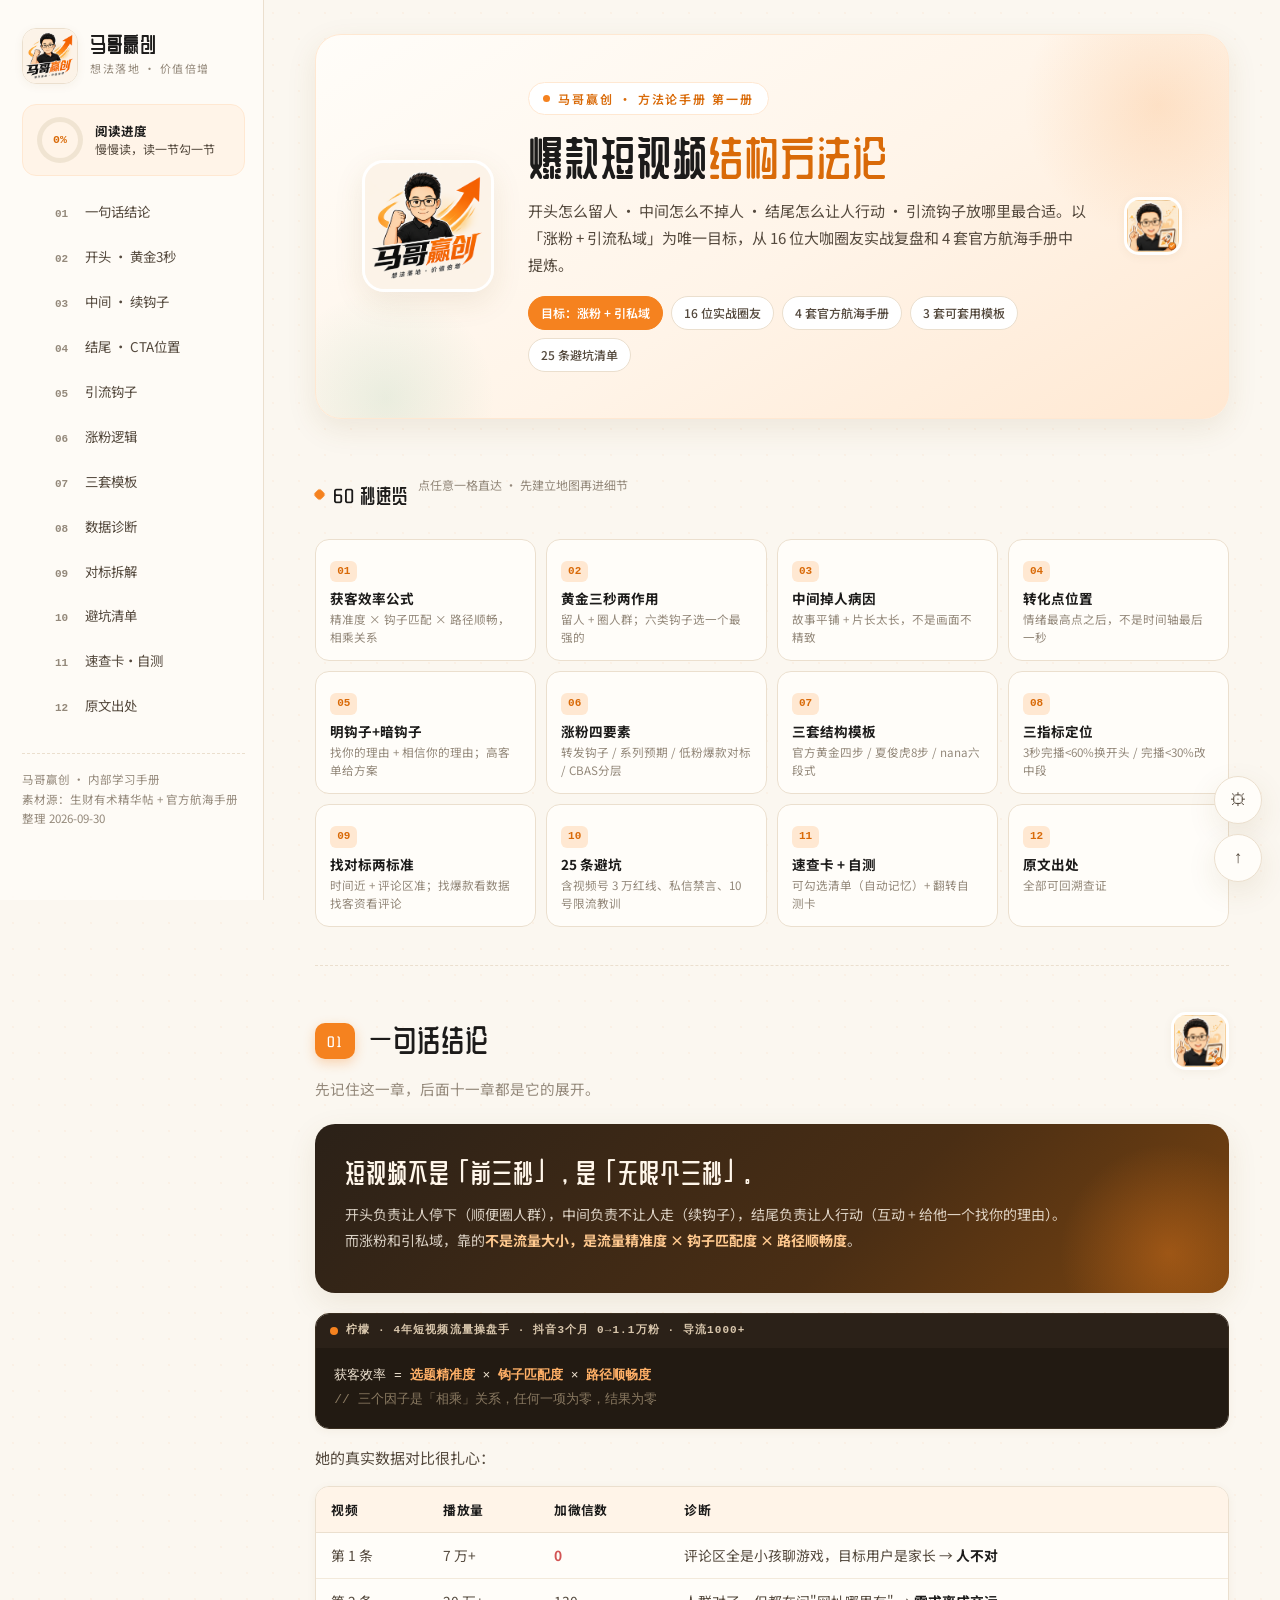
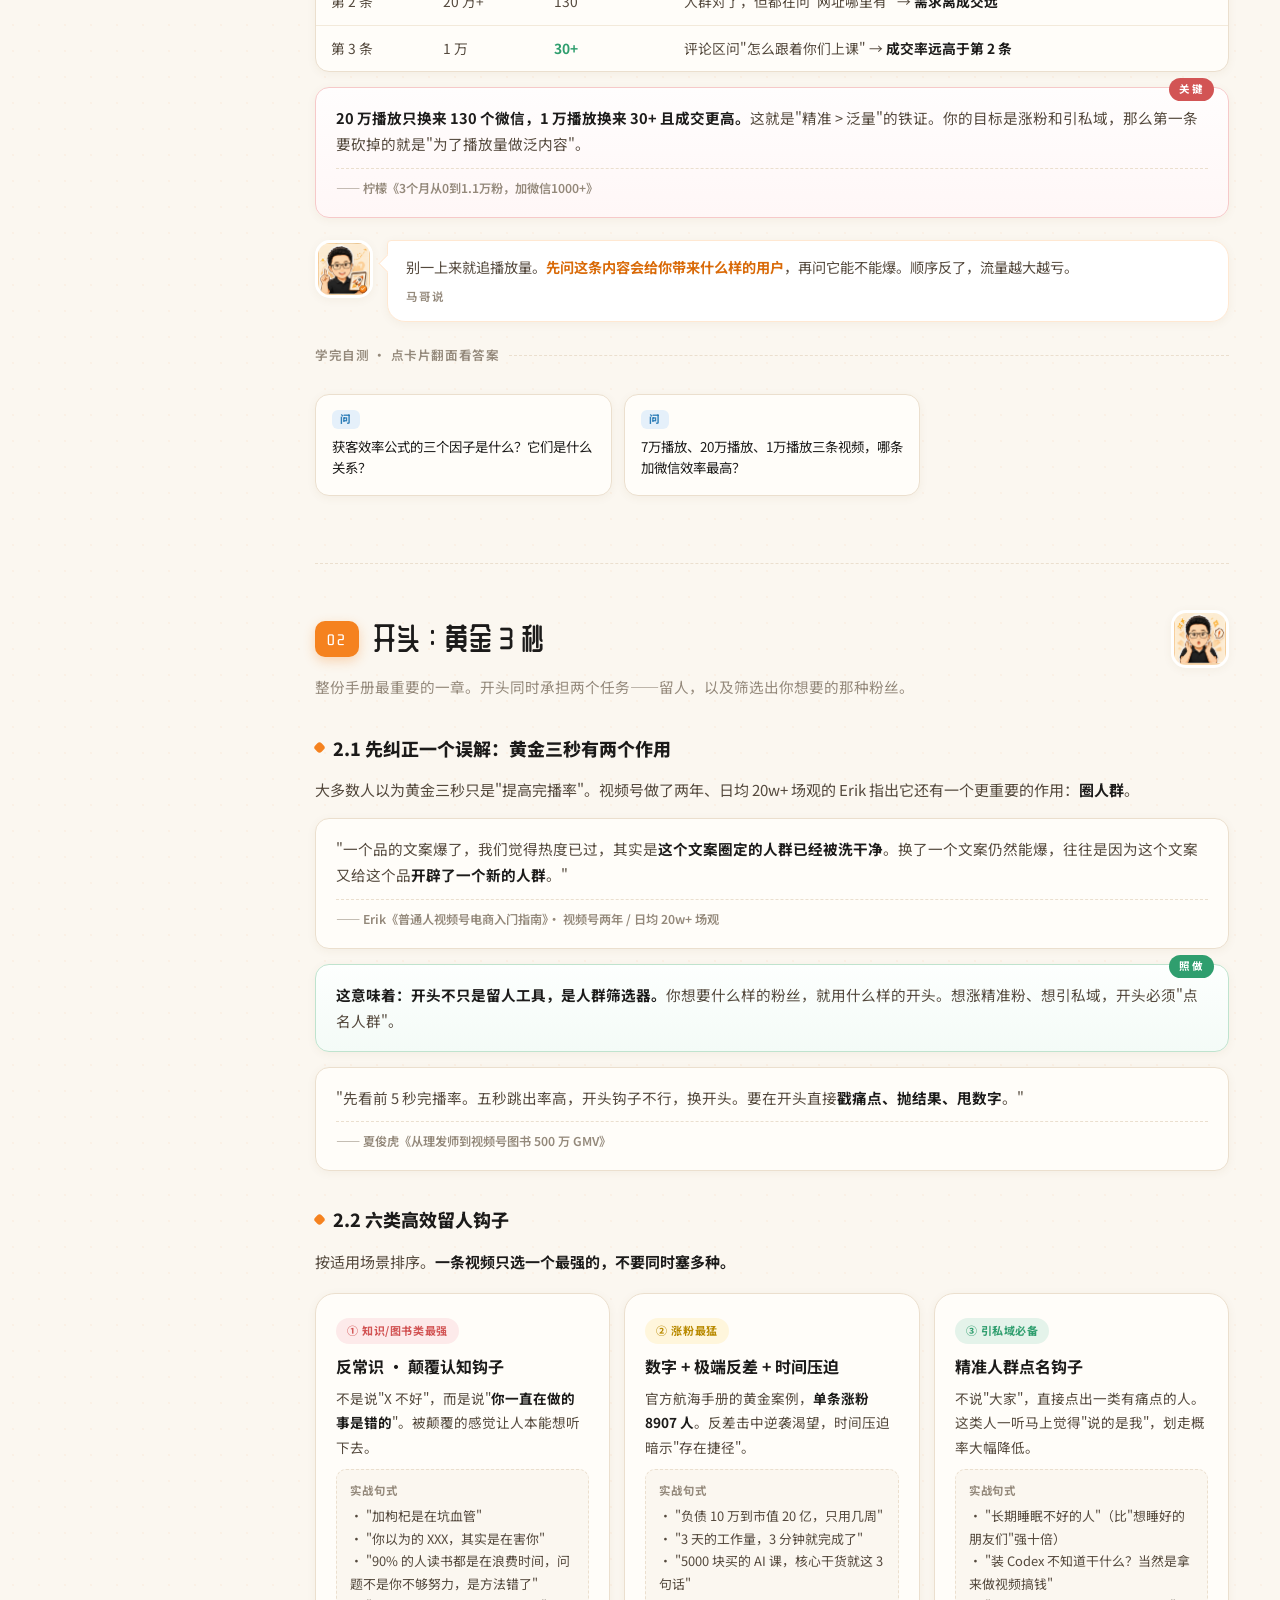
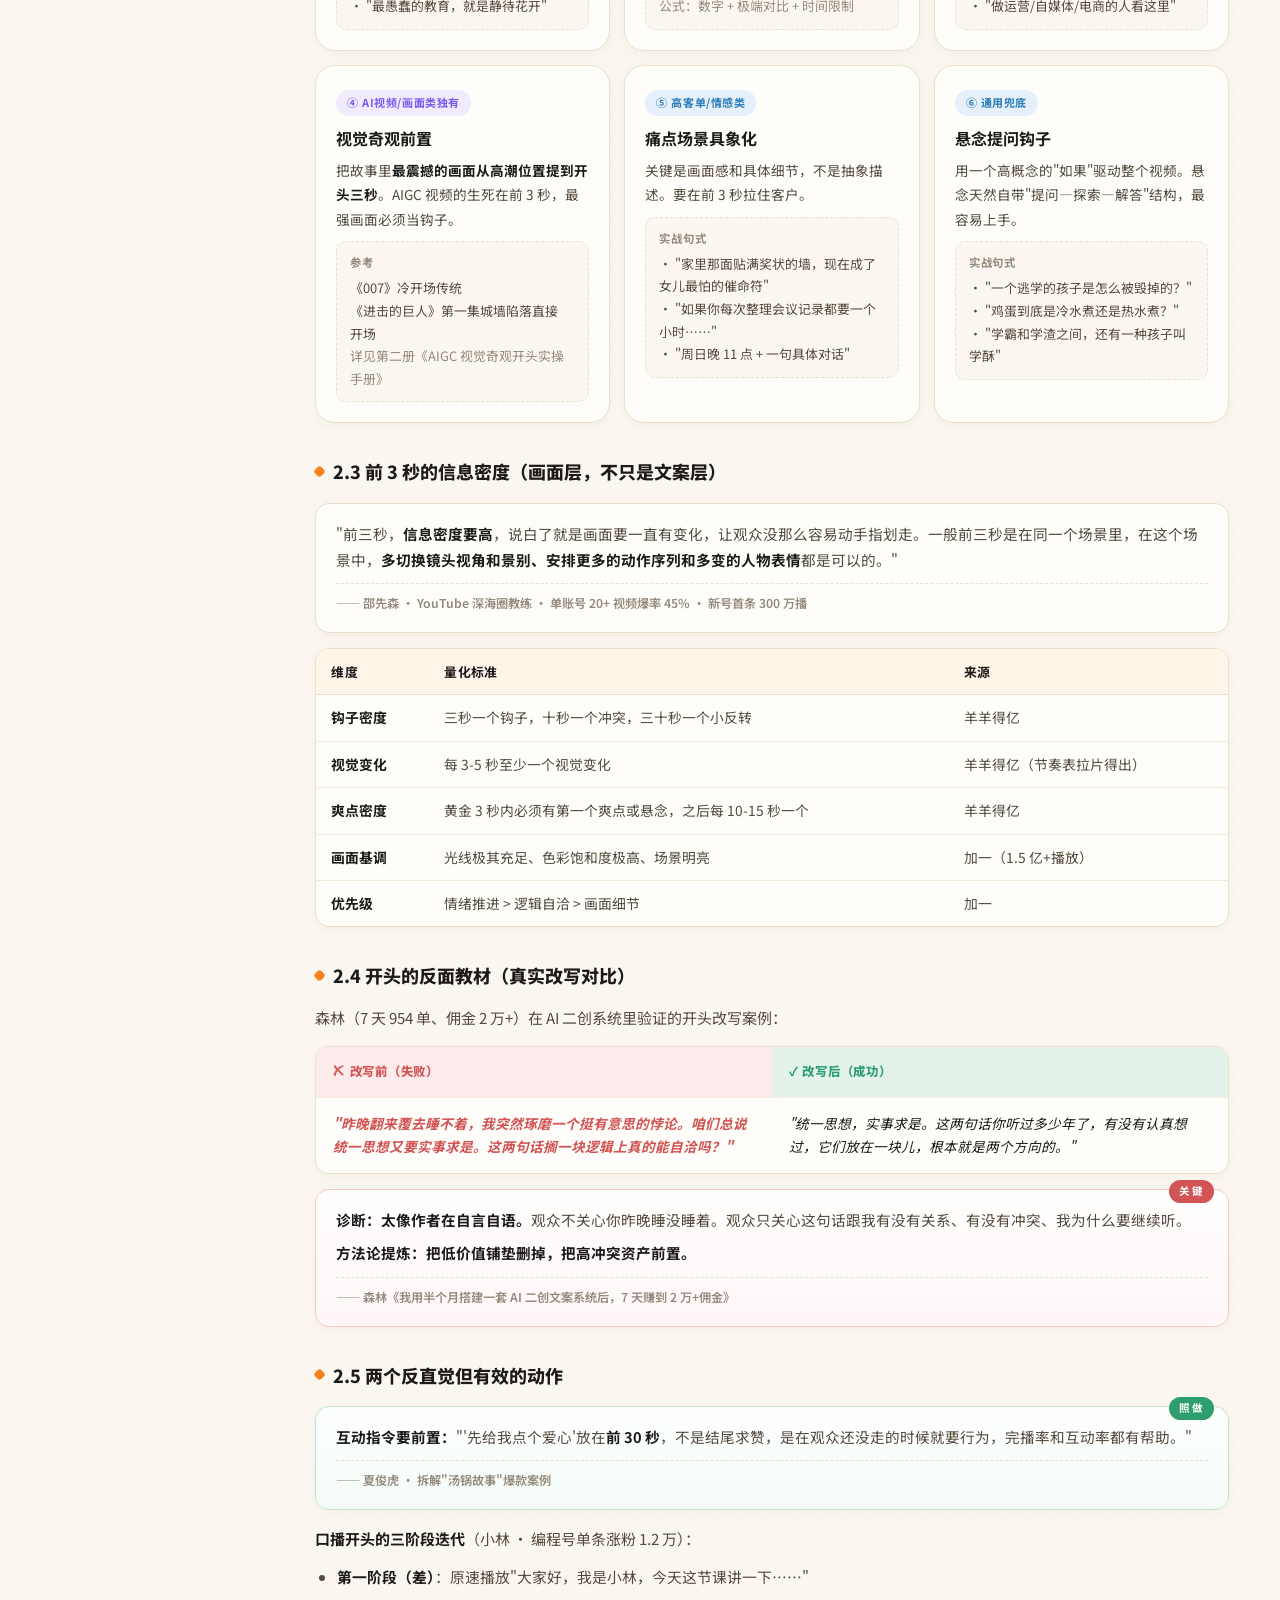
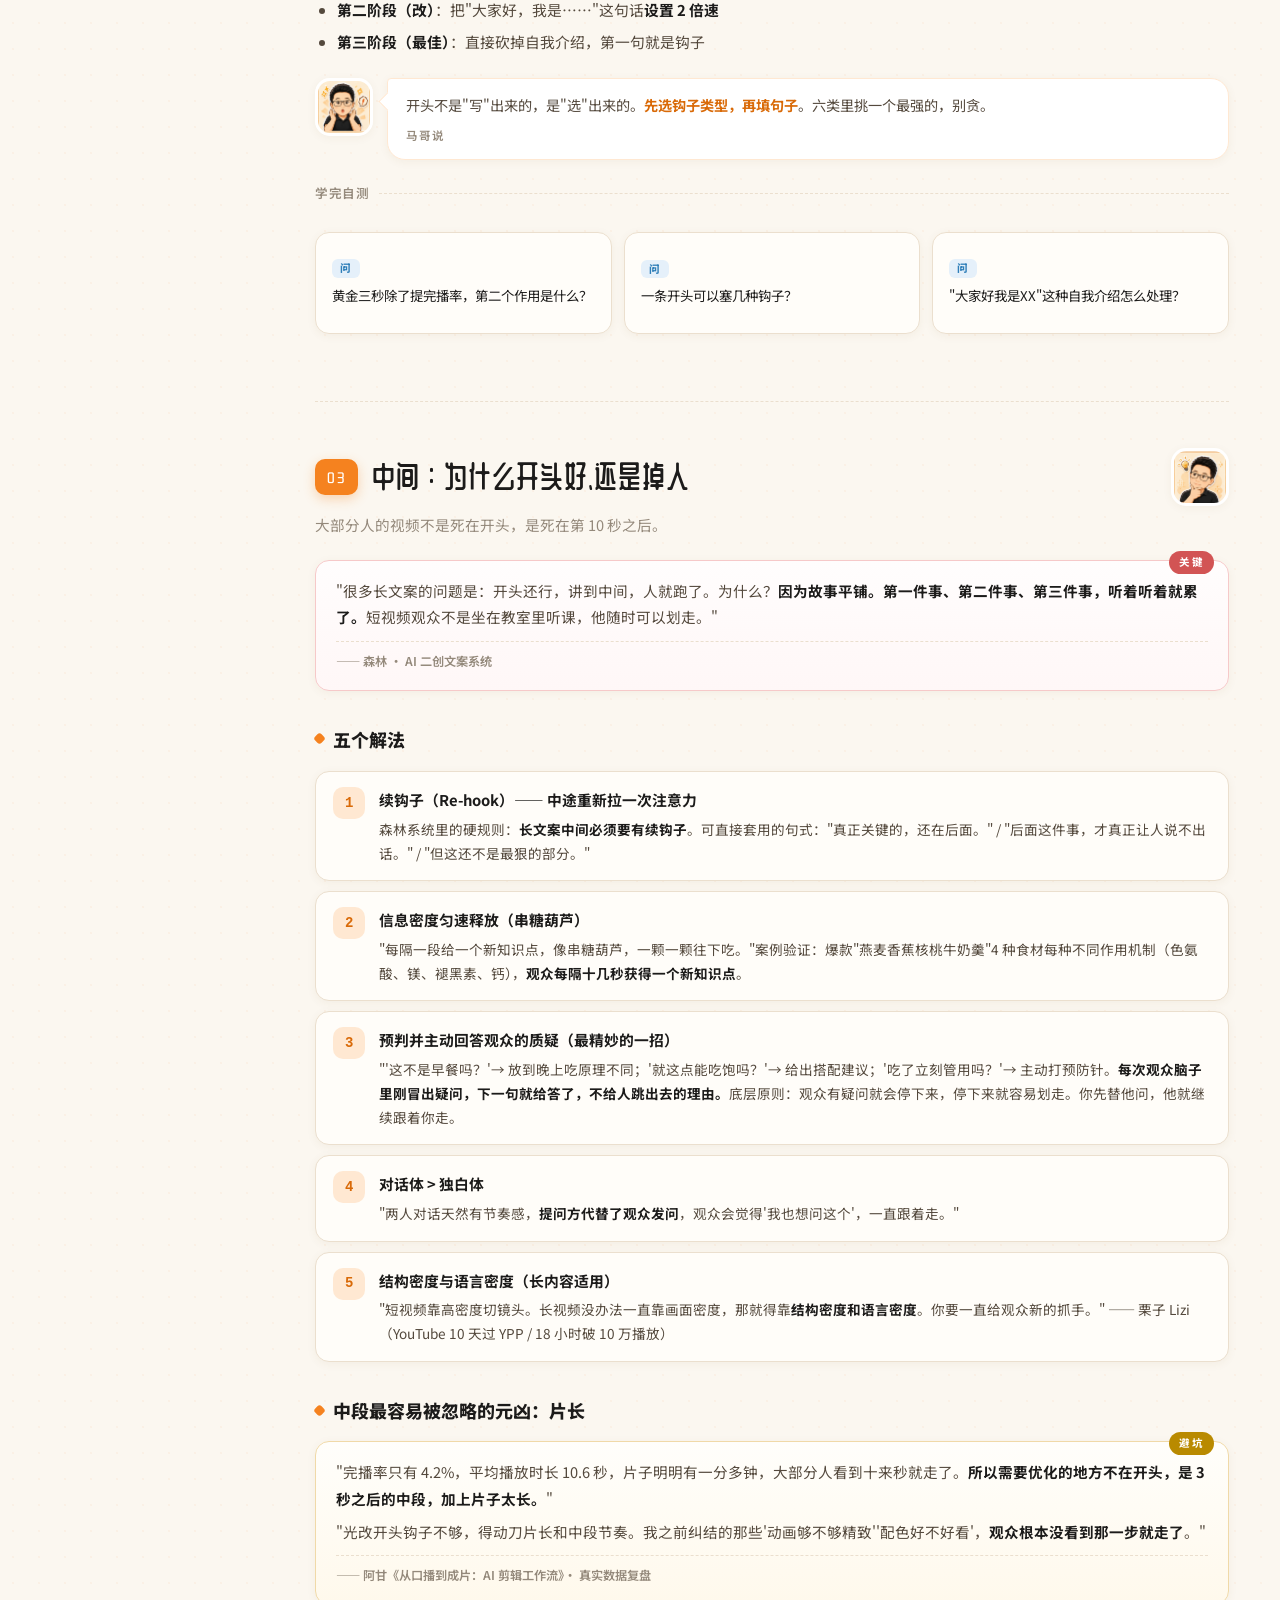
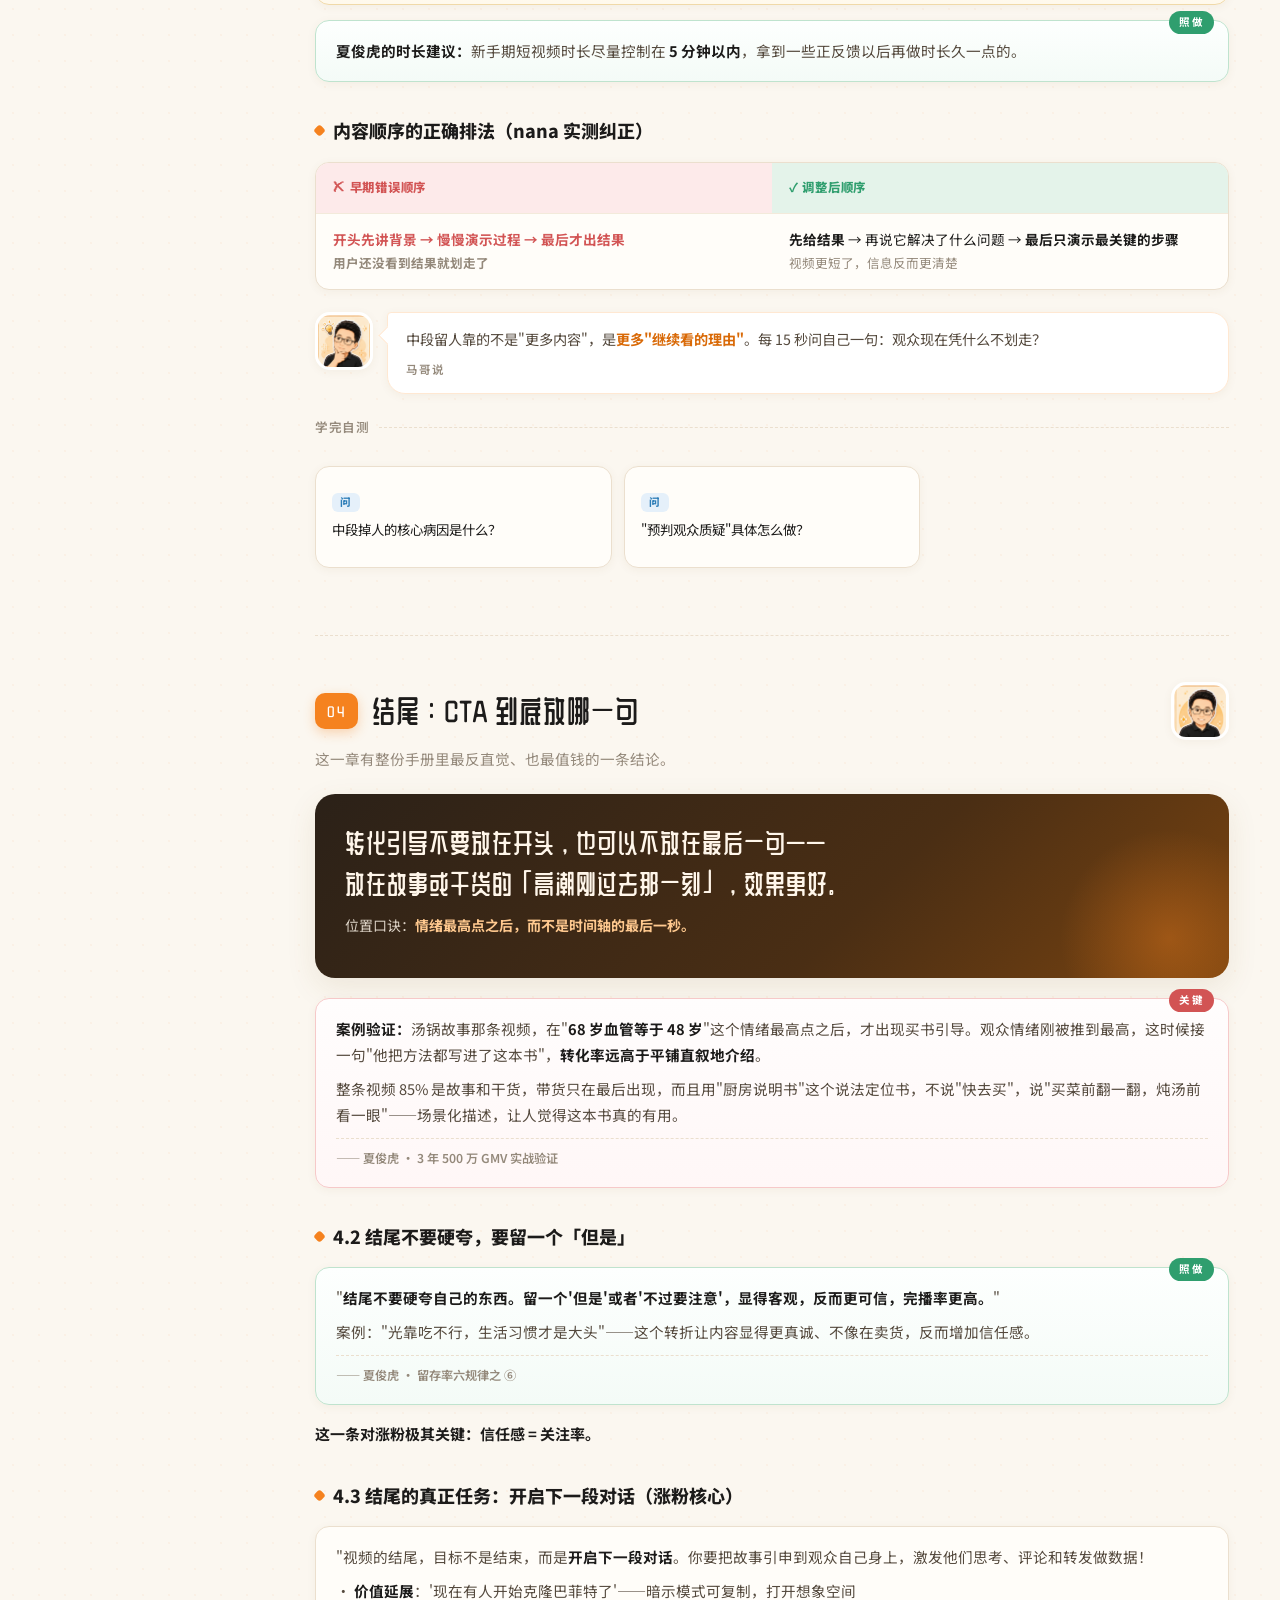
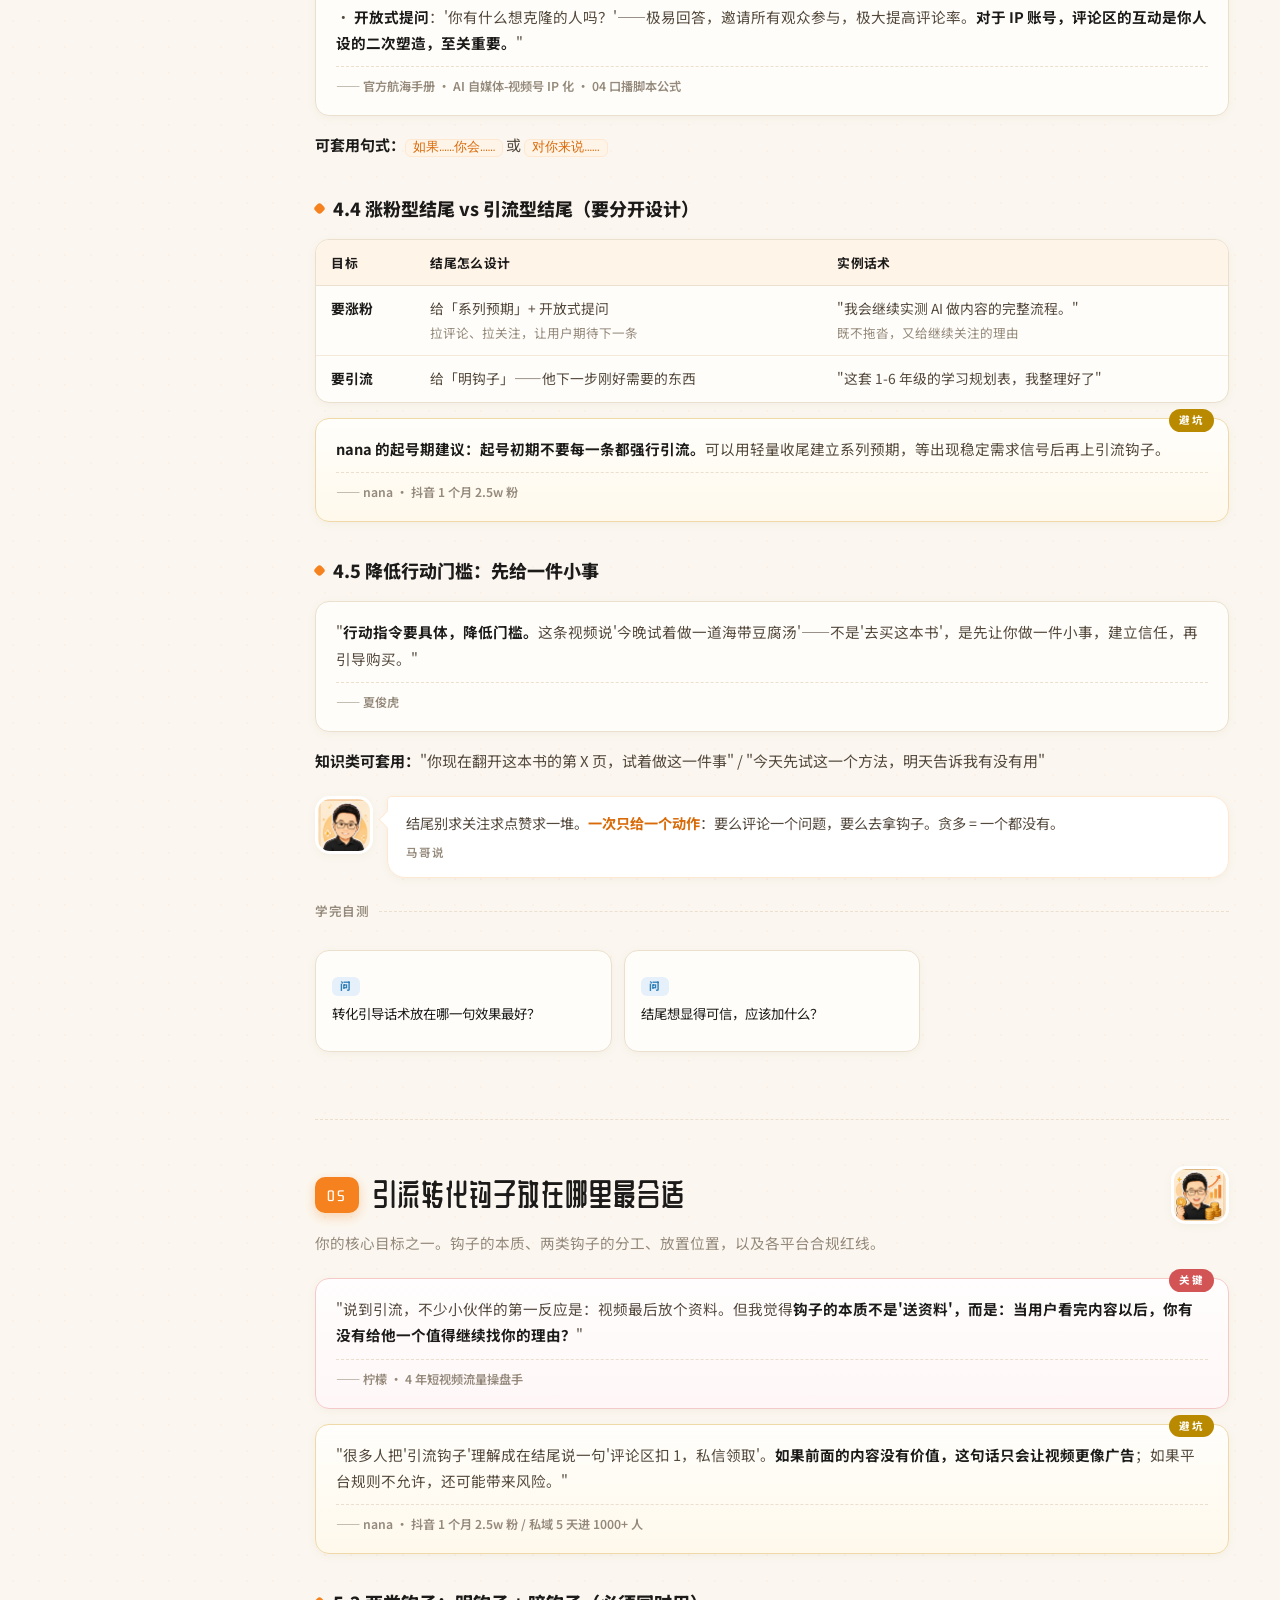
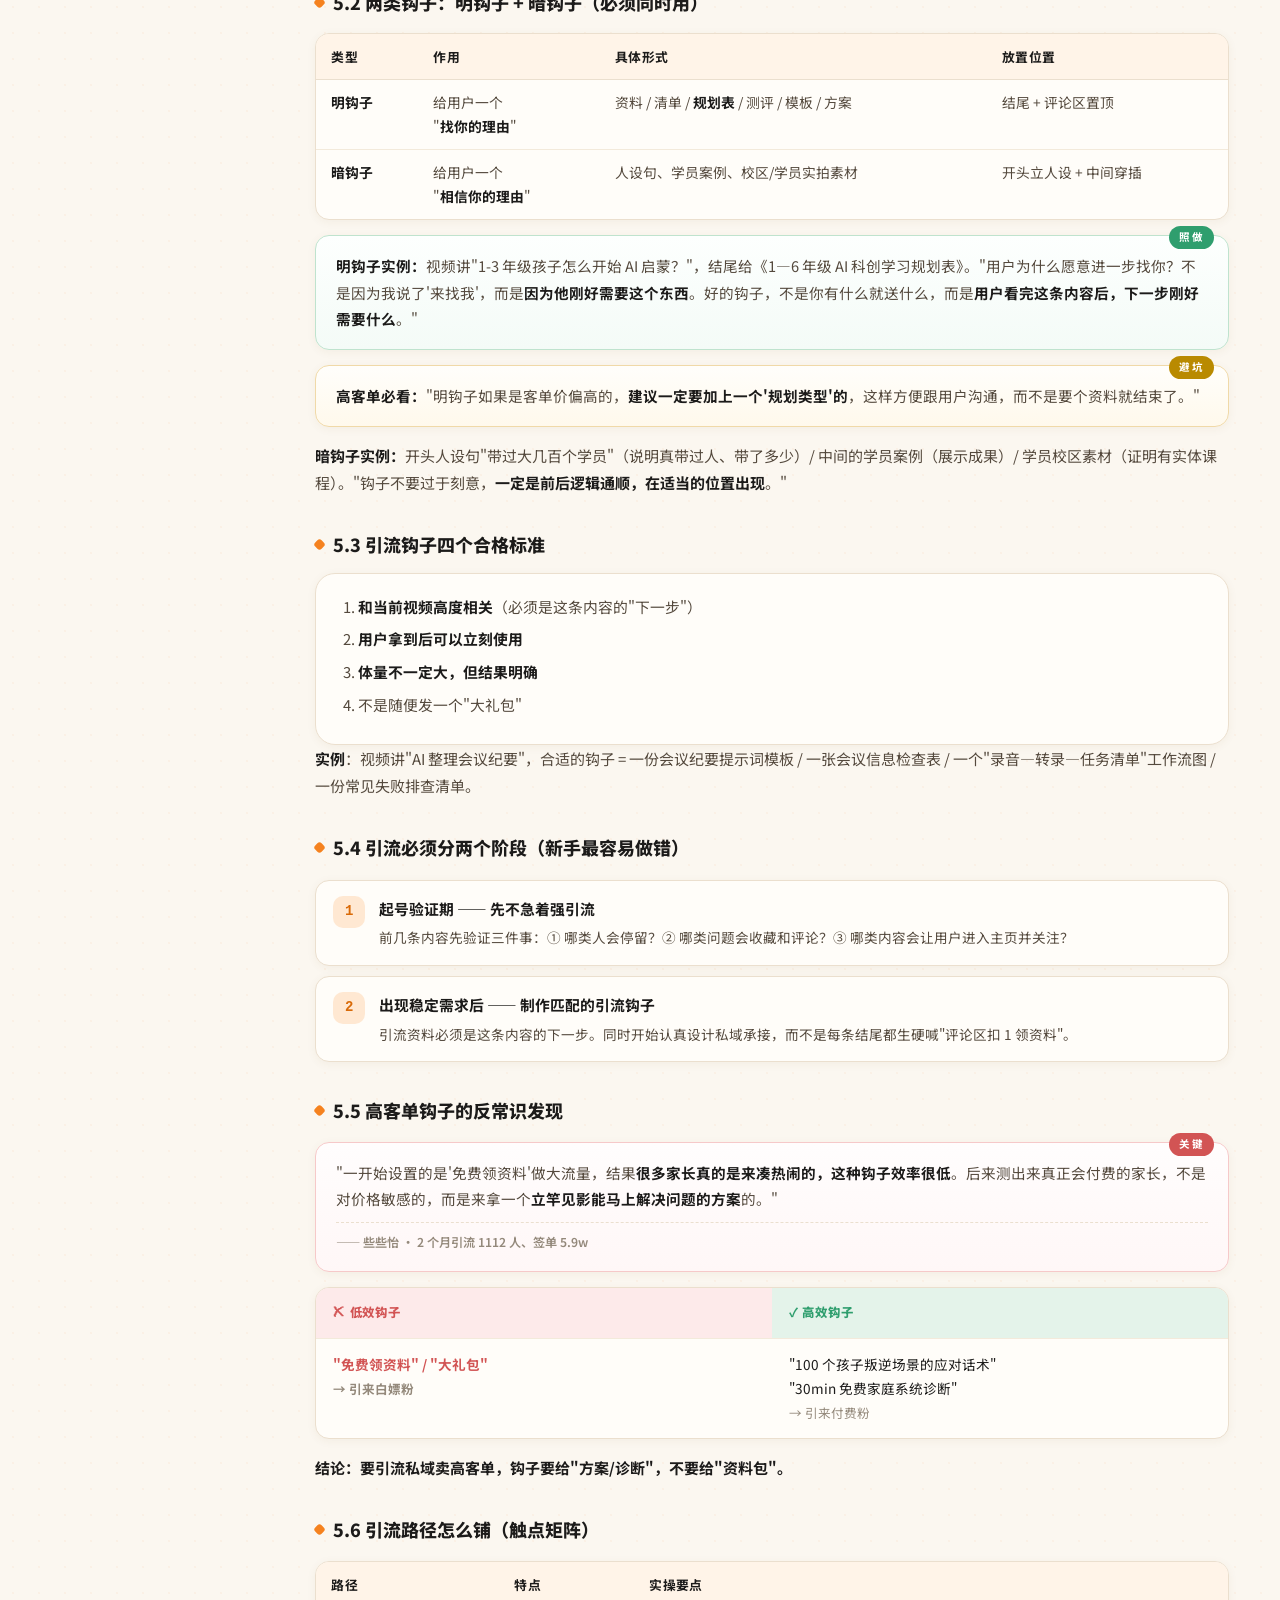
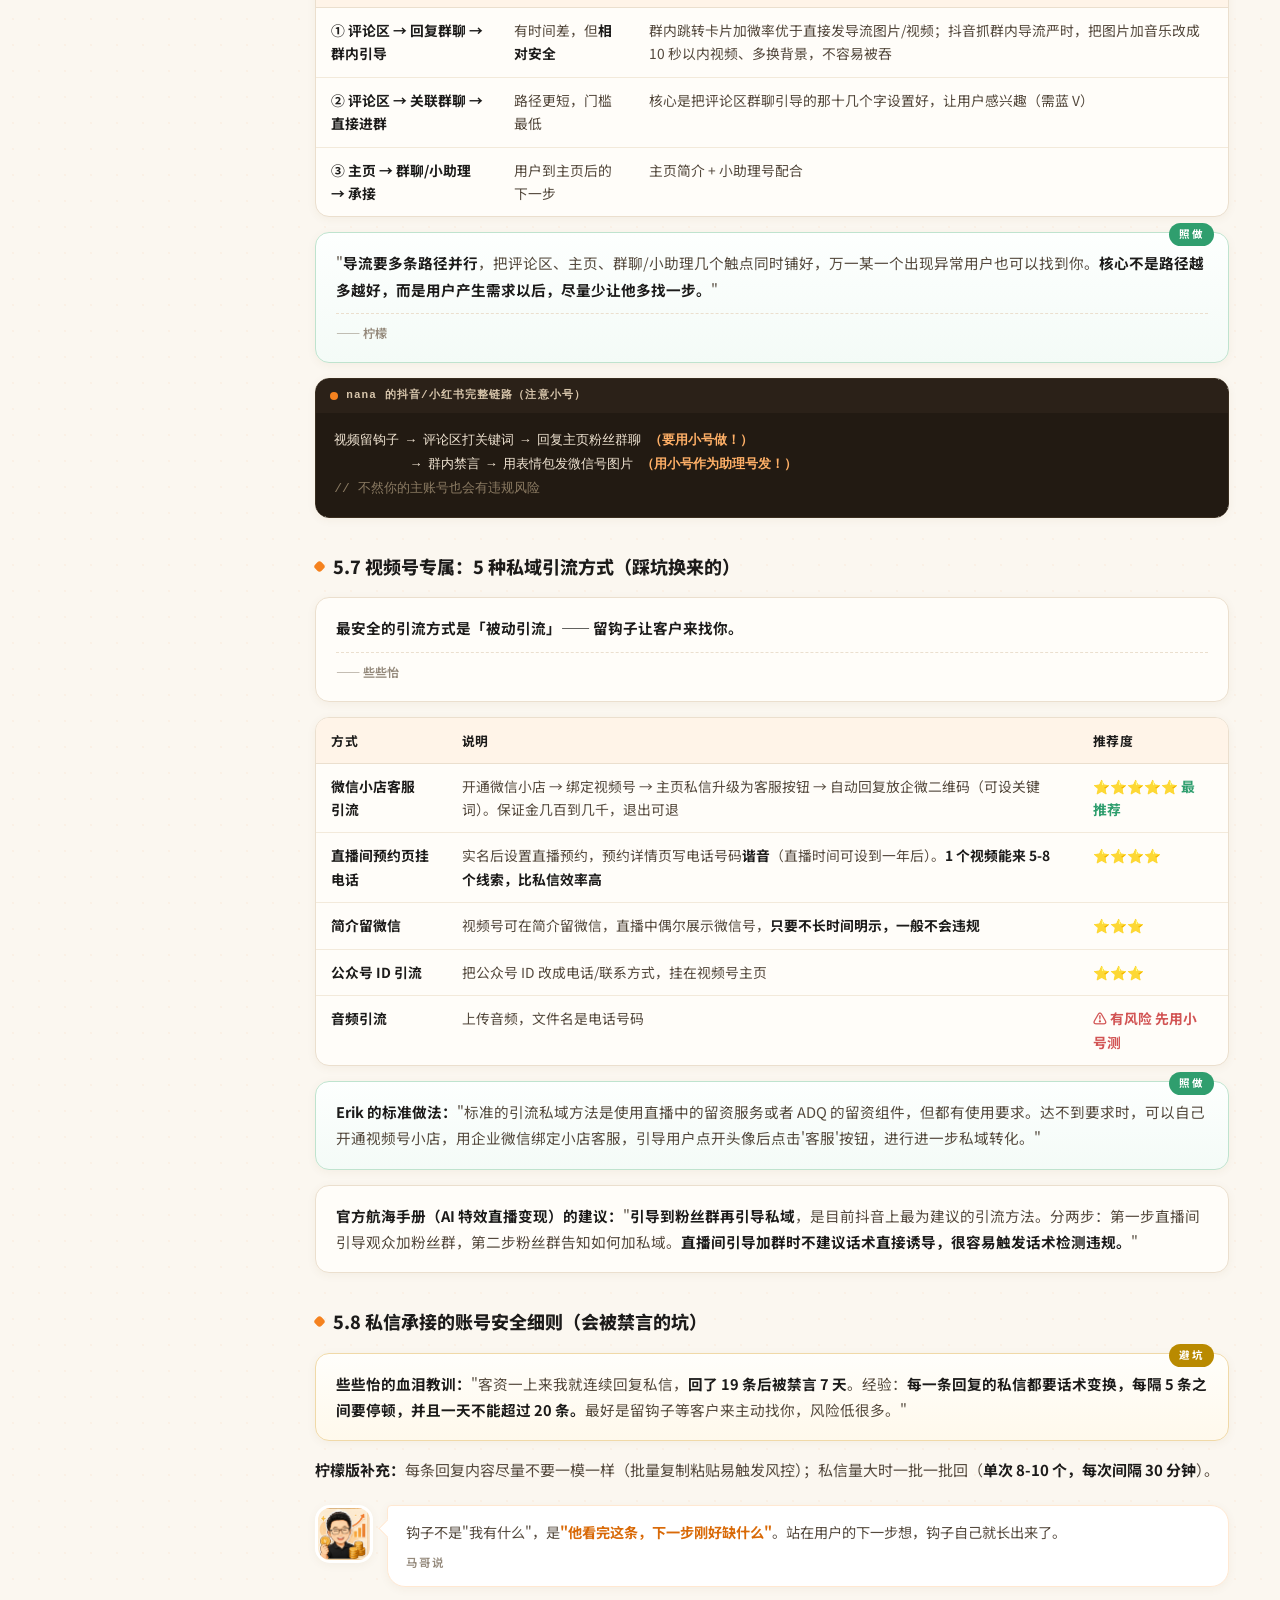
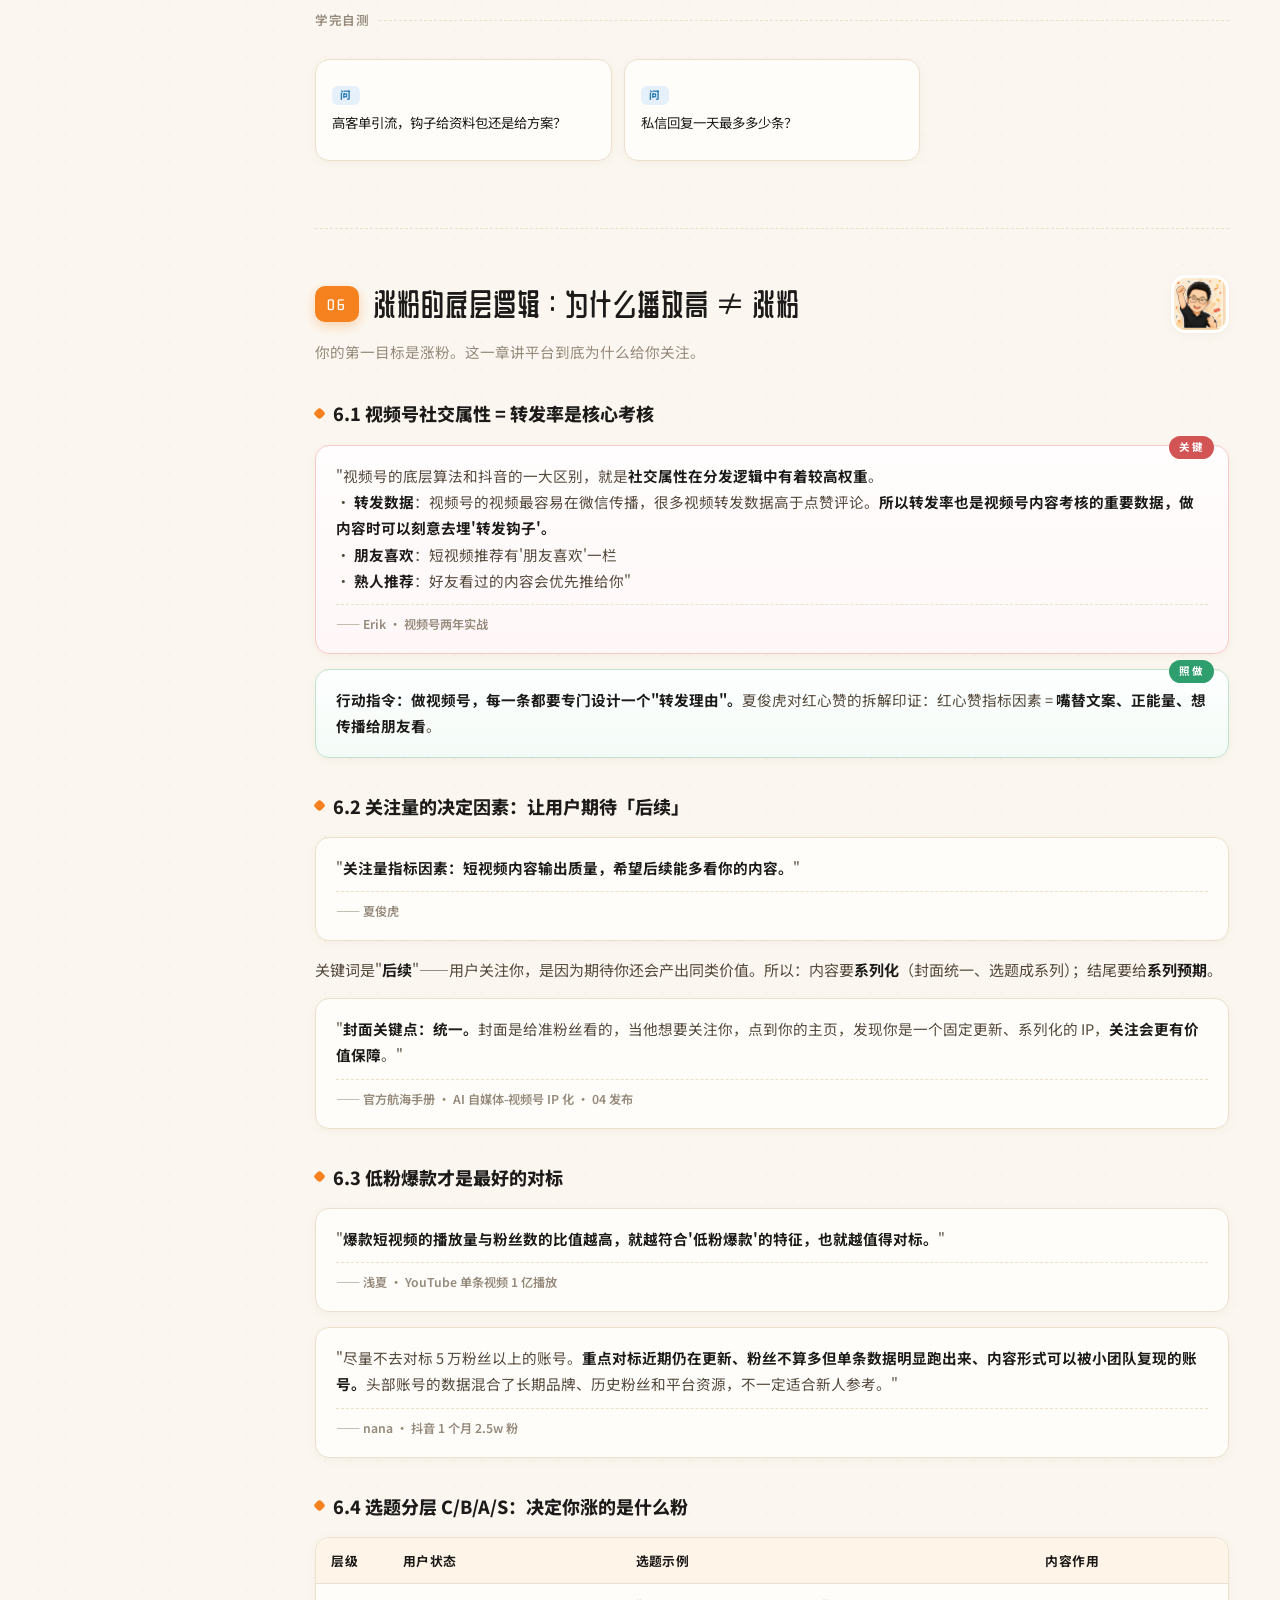
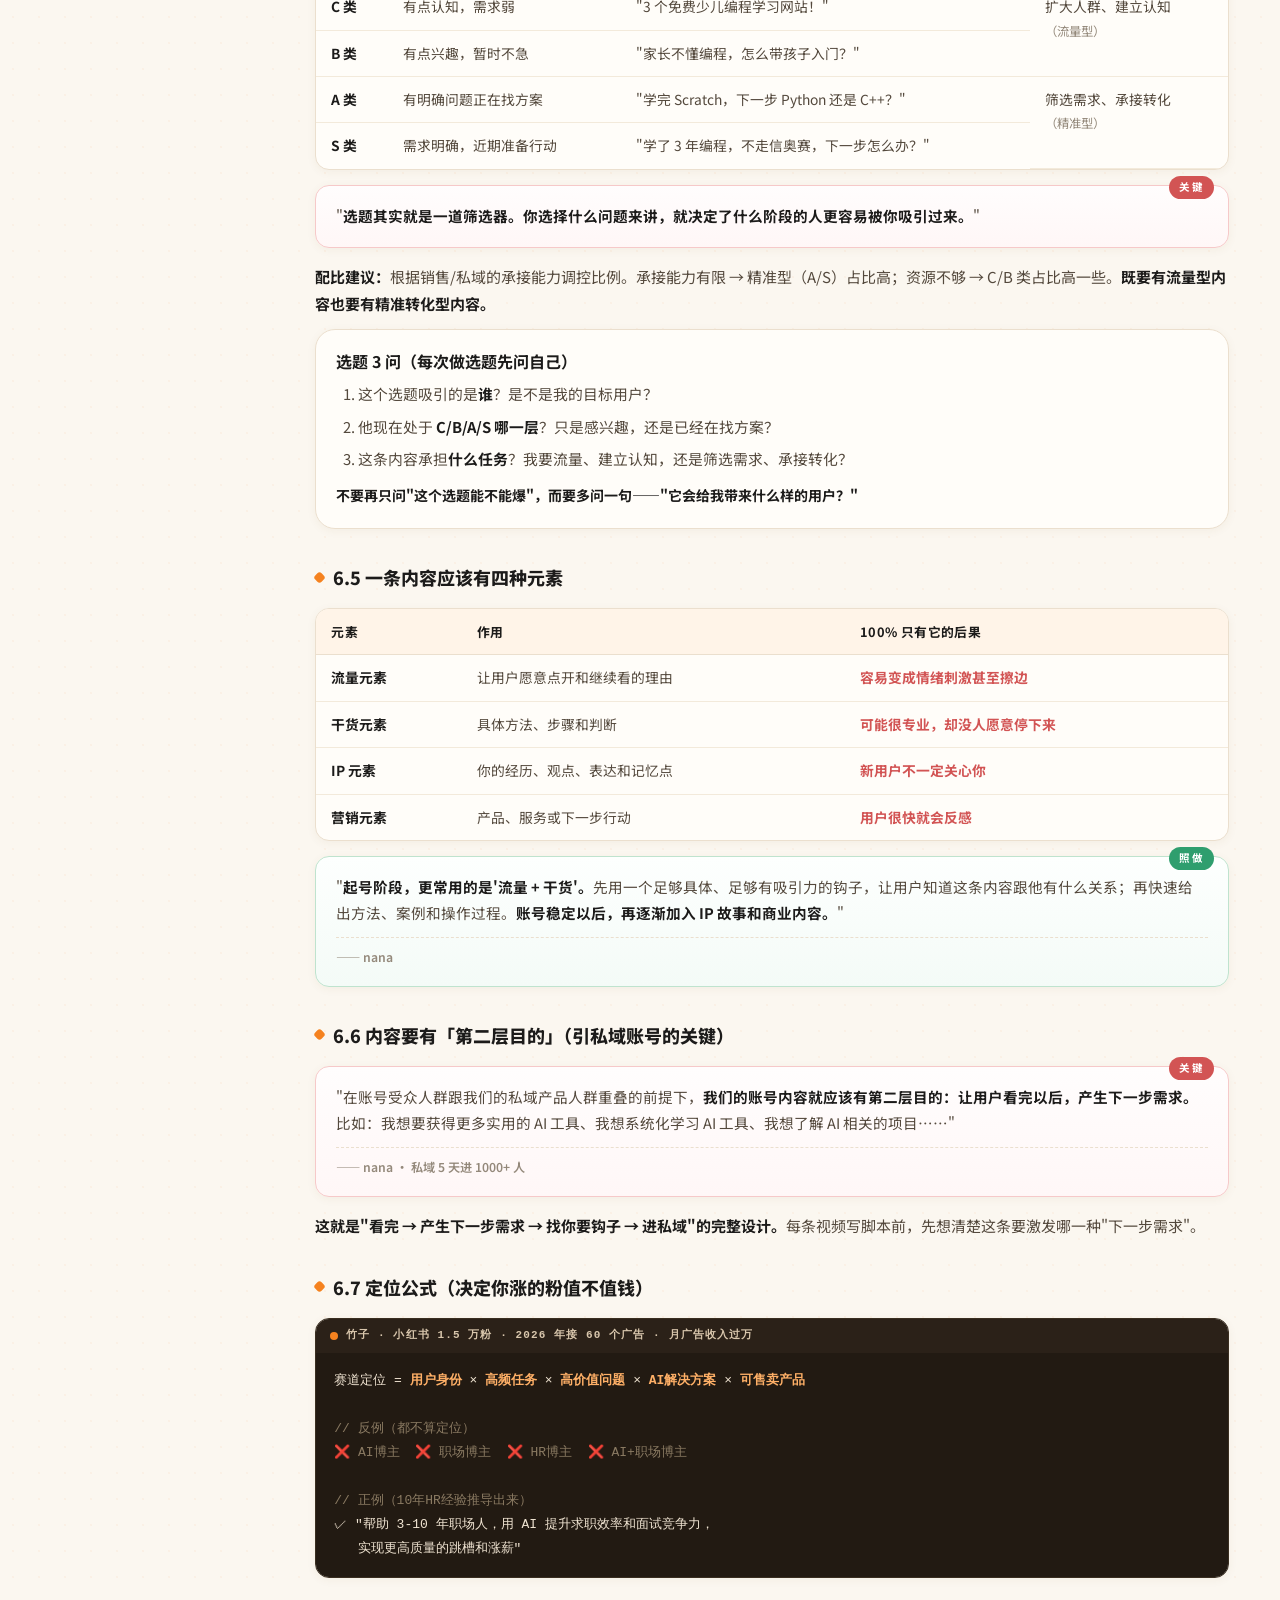
<file: 04-爆款短视频方法论/爆款短视频结构方法论-马哥赢创版.html>
<!DOCTYPE html>
<html lang="zh-CN">
<head>
<meta charset="UTF-8">
<meta name="viewport" content="width=device-width, initial-scale=1.0">
<title>爆款短视频结构方法论 · 马哥赢创</title>
<link rel="preconnect" href="https://fonts.googleapis.com">
<link rel="preconnect" href="https://fonts.gstatic.com" crossorigin>
<link href="https://fonts.googleapis.com/css2?family=ZCOOL+QingKe+HuangYou&family=Noto+Sans+SC:wght@400;500;700;900&display=swap" rel="stylesheet">
<link rel="stylesheet" href="assets/mage-manual.css">
</head>
<body data-book="jiegou">
<div id="pbar"></div>

<div class="shell">

<!-- ================= 侧栏 ================= -->
<aside class="side">
  <div class="brandbox">
    <img src="assets/mage-logo.png" alt="马哥赢创 logo">
    <div><div class="bn">马哥赢创</div><div class="bs">想法落地 · 价值倍增</div></div>
  </div>
  <div class="ringwrap">
    <div class="ring"><b>0%</b></div>
    <div class="rt"><b>阅读进度</b>慢慢读，读一节勾一节</div>
  </div>
  <ul class="toc">
    <li><a href="#c1"><i>01</i>一句话结论</a></li>
    <li><a href="#c2"><i>02</i>开头 · 黄金3秒</a></li>
    <li><a href="#c3"><i>03</i>中间 · 续钩子</a></li>
    <li><a href="#c4"><i>04</i>结尾 · CTA位置</a></li>
    <li><a href="#c5"><i>05</i>引流钩子</a></li>
    <li><a href="#c6"><i>06</i>涨粉逻辑</a></li>
    <li><a href="#c7"><i>07</i>三套模板</a></li>
    <li><a href="#c8"><i>08</i>数据诊断</a></li>
    <li><a href="#c9"><i>09</i>对标拆解</a></li>
    <li><a href="#c10"><i>10</i>避坑清单</a></li>
    <li><a href="#c11"><i>11</i>速查卡·自测</a></li>
    <li><a href="#c12"><i>12</i>原文出处</a></li>
  </ul>
  <div class="sidefoot">马哥赢创 · 内部学习手册<br>素材源：生财有术精华帖 + 官方航海手册<br>整理 2026-09-30</div>
</aside>

<!-- ================= 正文 ================= -->
<main class="main">

<header class="hero rv">
  <div class="in">
    <img class="logo" src="assets/mage-logo.png" alt="马哥赢创">
    <div class="tx">
      <span class="kicker">马哥赢创 · 方法论手册 第一册</span>
      <h1>爆款短视频<em>结构方法论</em></h1>
      <p class="sub">开头怎么留人 · 中间怎么不掉人 · 结尾怎么让人行动 · 引流钩子放哪里最合适。以「涨粉 + 引流私域」为唯一目标，从 16 位大咖圈友实战复盘和 4 套官方航海手册中提炼。</p>
      <div class="chips">
        <span class="chip hot">目标：涨粉 + 引私域</span>
        <span class="chip">16 位实战圈友</span>
        <span class="chip">4 套官方航海手册</span>
        <span class="chip">3 套可套用模板</span>
        <span class="chip">25 条避坑清单</span>
      </div>
    </div>
    <div class="stk stk-point" title="马哥"></div>
  </div>
</header>

<!-- 60 秒速览 -->
<section class="map60 rv">
  <div class="mh"><h3>60 秒速览</h3><span>点任意一格直达 · 先建立地图再进细节</span></div>
  <div class="mapgrid">
    <a class="mapcell" href="#c1"><i>01</i><b>获客效率公式</b><s>精准度 × 钩子匹配 × 路径顺畅，相乘关系</s></a>
    <a class="mapcell" href="#c2"><i>02</i><b>黄金三秒两作用</b><s>留人 + 圈人群；六类钩子选一个最强的</s></a>
    <a class="mapcell" href="#c3"><i>03</i><b>中间掉人病因</b><s>故事平铺 + 片长太长，不是画面不精致</s></a>
    <a class="mapcell" href="#c4"><i>04</i><b>转化点位置</b><s>情绪最高点之后，不是时间轴最后一秒</s></a>
    <a class="mapcell" href="#c5"><i>05</i><b>明钩子+暗钩子</b><s>找你的理由 + 相信你的理由；高客单给方案</s></a>
    <a class="mapcell" href="#c6"><i>06</i><b>涨粉四要素</b><s>转发钩子 / 系列预期 / 低粉爆款对标 / CBAS分层</s></a>
    <a class="mapcell" href="#c7"><i>07</i><b>三套结构模板</b><s>官方黄金四步 / 夏俊虎8步 / nana六段式</s></a>
    <a class="mapcell" href="#c8"><i>08</i><b>三指标定位</b><s>3秒完播&lt;60%换开头 / 完播&lt;30%改中段</s></a>
    <a class="mapcell" href="#c9"><i>09</i><b>找对标两标准</b><s>时间近 + 评论区准；找爆款看数据找客资看评论</s></a>
    <a class="mapcell" href="#c10"><i>10</i><b>25 条避坑</b><s>含视频号 3 万红线、私信禁言、10号限流教训</s></a>
    <a class="mapcell" href="#c11"><i>11</i><b>速查卡 + 自测</b><s>可勾选清单（自动记忆）+ 翻转自测卡</s></a>
    <a class="mapcell" href="#c12"><i>12</i><b>原文出处</b><s>全部可回溯查证</s></a>
  </div>
</section>

<!-- ============ 01 ============ -->
<section class="chap rv" id="c1">
  <div class="chead"><span class="cnum">01</span><h2>一句话结论</h2><div class="stk stk-point"></div></div>
  <p class="lead">先记住这一章，后面十一章都是它的展开。</p>

  <div class="banner">
    <div class="big">短视频不是「前三秒」，是「无限个三秒」。</div>
    <p>开头负责让人停下（顺便圈人群），中间负责不让人走（续钩子），结尾负责让人行动（互动 + 给他一个找你的理由）。<br>而涨粉和引私域，靠的<strong>不是流量大小，是流量精准度 × 钩子匹配度 × 路径顺畅度</strong>。</p>
  </div>

  <div class="fbox">
    <div class="fh"><span class="dot"></span>柠檬 · 4年短视频流量操盘手 · 抖音3个月 0→1.1万粉 · 导流1000+</div>
    <pre>获客效率 = <span class="hl">选题精准度</span> × <span class="hl">钩子匹配度</span> × <span class="hl">路径顺畅度</span>
<span class="cm">// 三个因子是「相乘」关系，任何一项为零，结果为零</span></pre>
  </div>

  <p>她的真实数据对比很扎心：</p>
  <div class="tw"><table>
    <thead><tr><th>视频</th><th>播放量</th><th>加微信数</th><th>诊断</th></tr></thead>
    <tbody>
      <tr><td>第 1 条</td><td>7 万+</td><td class="no">0</td><td>评论区全是小孩聊游戏，目标用户是家长 → <strong>人不对</strong></td></tr>
      <tr><td>第 2 条</td><td>20 万+</td><td>130</td><td>人群对了，但都在问"网址哪里有" → <strong>需求离成交远</strong></td></tr>
      <tr><td>第 3 条</td><td>1 万</td><td class="yes">30+</td><td>评论区问"怎么跟着你们上课" → <strong>成交率远高于第 2 条</strong></td></tr>
    </tbody>
  </table></div>

  <div class="q key"><p><strong>20 万播放只换来 130 个微信，1 万播放换来 30+ 且成交更高。</strong>这就是"精准 &gt; 泛量"的铁证。你的目标是涨粉和引私域，那么第一条要砍掉的就是"为了播放量做泛内容"。</p><span class="who">—— 柠檬《3个月从0到1.1万粉，加微信1000+》</span></div>

  <div class="say"><div class="stk stk-point"></div><div class="bubble">别一上来就追播放量。<b>先问这条内容会给你带来什么样的用户</b>，再问它能不能爆。顺序反了，流量越大越亏。<span class="who">马哥说</span></div></div>

  <div class="flips">
    <div class="fh2">学完自测 · 点卡片翻面看答案</div>
    <button class="flip"><span class="in"><span class="f q">获客效率公式的三个因子是什么？它们是什么关系？</span><span class="f a">选题精准度 × 钩子匹配度 × 路径顺畅度。<strong>相乘</strong>关系，任一项为零结果为零。</span></span></button>
    <button class="flip"><span class="in"><span class="f q">7万播放、20万播放、1万播放三条视频，哪条加微信效率最高？</span><span class="f a">1万播放那条（30+ 且成交率最高）。20万→130，7万→0。<strong>精准 &gt; 泛量</strong>。</span></span></button>
  </div>
</section>

<!-- ============ 02 ============ -->
<section class="chap rv" id="c2">
  <div class="chead"><span class="cnum">02</span><h2>开头：黄金 3 秒</h2><div class="stk stk-wow"></div></div>
  <p class="lead">整份手册最重要的一章。开头同时承担两个任务——留人，以及筛选出你想要的那种粉丝。</p>

  <h3>2.1 先纠正一个误解：黄金三秒有两个作用</h3>
  <p>大多数人以为黄金三秒只是"提高完播率"。视频号做了两年、日均 20w+ 场观的 Erik 指出它还有一个更重要的作用：<strong>圈人群</strong>。</p>
  <div class="q"><p>"一个品的文案爆了，我们觉得热度已过，其实是<strong>这个文案圈定的人群已经被洗干净</strong>。换了一个文案仍然能爆，往往是因为这个文案又给这个品<strong>开辟了一个新的人群</strong>。"</p><span class="who">—— Erik《普通人视频号电商入门指南》· 视频号两年 / 日均 20w+ 场观</span></div>
  <div class="q tip"><p><strong>这意味着：开头不只是留人工具，是人群筛选器。</strong>你想要什么样的粉丝，就用什么样的开头。想涨精准粉、想引私域，开头必须"点名人群"。</p></div>
  <div class="q"><p>"先看前 5 秒完播率。五秒跳出率高，开头钩子不行，换开头。要在开头直接<strong>戳痛点、抛结果、甩数字</strong>。"</p><span class="who">—— 夏俊虎《从理发师到视频号图书 500 万 GMV》</span></div>

  <h3>2.2 六类高效留人钩子</h3>
  <p>按适用场景排序。<strong>一条视频只选一个最强的，不要同时塞多种。</strong></p>
  <div class="cards">
    <div class="card"><span class="tag tg-rose">① 知识/图书类最强</span><h4>反常识 · 颠覆认知钩子</h4>
      <p>不是说"X 不好"，而是说"<strong>你一直在做的事是错的</strong>"。被颠覆的感觉让人本能想听下去。</p>
      <div class="eg"><b>实战句式</b>· "加枸杞是在坑血管"<br>· "你以为的 XXX，其实是在害你"<br>· "90% 的人读书都是在浪费时间，问题不是你不够努力，是方法错了"<br>· "最愚蠢的教育，就是静待花开"</div></div>
    <div class="card"><span class="tag tg-butter">② 涨粉最猛</span><h4>数字 + 极端反差 + 时间压迫</h4>
      <p>官方航海手册的黄金案例，<strong>单条涨粉 8907 人</strong>。反差击中逆袭渴望，时间压迫暗示"存在捷径"。</p>
      <div class="eg"><b>实战句式</b>· "负债 10 万到市值 20 亿，只用几周"<br>· "3 天的工作量，3 分钟就完成了"<br>· "5000 块买的 AI 课，核心干货就这 3 句话"<br><span style="color:var(--ink-3)">公式：数字 + 极端对比 + 时间限制</span></div></div>
    <div class="card"><span class="tag tg-mint">③ 引私域必备</span><h4>精准人群点名钩子</h4>
      <p>不说"大家"，直接点出一类有痛点的人。这类人一听马上觉得"说的是我"，划走概率大幅降低。</p>
      <div class="eg"><b>实战句式</b>· "长期睡眠不好的人"（比"想睡好的朋友们"强十倍）<br>· "装 Codex 不知道干什么？当然是拿来做视频搞钱"<br>· "做运营/自媒体/电商的人看这里"</div></div>
    <div class="card"><span class="tag tg-plum">④ AI视频/画面类独有</span><h4>视觉奇观前置</h4>
      <p>把故事里<strong>最震撼的画面从高潮位置提到开头三秒</strong>。AIGC 视频的生死在前 3 秒，最强画面必须当钩子。</p>
      <div class="eg"><b>参考</b>《007》冷开场传统<br>《进击的巨人》第一集城墙陷落直接开场<br><span style="color:var(--ink-3)">详见第二册《AIGC 视觉奇观开头实操手册》</span></div></div>
    <div class="card"><span class="tag tg-sky">⑤ 高客单/情感类</span><h4>痛点场景具象化</h4>
      <p>关键是画面感和具体细节，不是抽象描述。要在前 3 秒拉住客户。</p>
      <div class="eg"><b>实战句式</b>· "家里那面贴满奖状的墙，现在成了女儿最怕的催命符"<br>· "如果你每次整理会议记录都要一个小时……"<br>· "周日晚 11 点 + 一句具体对话"</div></div>
    <div class="card"><span class="tag tg-sky">⑥ 通用兜底</span><h4>悬念提问钩子</h4>
      <p>用一个高概念的"如果"驱动整个视频。悬念天然自带"提问—探索—解答"结构，最容易上手。</p>
      <div class="eg"><b>实战句式</b>· "一个逃学的孩子是怎么被毁掉的？"<br>· "鸡蛋到底是冷水煮还是热水煮？"<br>· "学霸和学渣之间，还有一种孩子叫学酥"</div></div>
  </div>

  <h3>2.3 前 3 秒的信息密度（画面层，不只是文案层）</h3>
  <div class="q"><p>"前三秒，<strong>信息密度要高</strong>，说白了就是画面要一直有变化，让观众没那么容易动手指划走。一般前三秒是在同一个场景里，在这个场景中，<strong>多切换镜头视角和景别、安排更多的动作序列和多变的人物表情</strong>都是可以的。"</p><span class="who">—— 邵先森 · YouTube 深海圈教练 · 单账号 20+ 视频爆率 45% · 新号首条 300 万播</span></div>
  <div class="tw"><table>
    <thead><tr><th>维度</th><th>量化标准</th><th>来源</th></tr></thead>
    <tbody>
      <tr><td><strong>钩子密度</strong></td><td>三秒一个钩子，十秒一个冲突，三十秒一个小反转</td><td>羊羊得亿</td></tr>
      <tr><td><strong>视觉变化</strong></td><td>每 3-5 秒至少一个视觉变化</td><td>羊羊得亿（节奏表拉片得出）</td></tr>
      <tr><td><strong>爽点密度</strong></td><td>黄金 3 秒内必须有第一个爽点或悬念，之后每 10-15 秒一个</td><td>羊羊得亿</td></tr>
      <tr><td><strong>画面基调</strong></td><td>光线极其充足、色彩饱和度极高、场景明亮</td><td>加一（1.5 亿+播放）</td></tr>
      <tr><td><strong>优先级</strong></td><td>情绪推进 &gt; 逻辑自洽 &gt; 画面细节</td><td>加一</td></tr>
    </tbody>
  </table></div>

  <h3>2.4 开头的反面教材（真实改写对比）</h3>
  <p>森林（7 天 954 单、佣金 2 万+）在 AI 二创系统里验证的开头改写案例：</p>
  <div class="pit">
    <div class="ph bad">✗ 改写前（失败）</div><div class="ph good">✓ 改写后（成功）</div>
    <div class="no" style="font-style:italic">"昨晚翻来覆去睡不着，我突然琢磨一个挺有意思的悖论。咱们总说统一思想又要实事求是。这两句话搁一块逻辑上真的能自洽吗？"</div>
    <div style="font-style:italic">"统一思想，实事求是。这两句话你听过多少年了，有没有认真想过，它们放在一块儿，根本就是两个方向的。"</div>
  </div>
  <div class="q key"><p><strong>诊断：太像作者在自言自语。</strong>观众不关心你昨晚睡没睡着。观众只关心这句话跟我有没有关系、有没有冲突、我为什么要继续听。</p><p><strong>方法论提炼：把低价值铺垫删掉，把高冲突资产前置。</strong></p><span class="who">—— 森林《我用半个月搭建一套 AI 二创文案系统后，7 天赚到 2 万+佣金》</span></div>

  <h3>2.5 两个反直觉但有效的动作</h3>
  <div class="q tip"><p><strong>互动指令要前置：</strong>"'先给我点个爱心'放在<strong>前 30 秒</strong>，不是结尾求赞，是在观众还没走的时候就要行为，完播率和互动率都有帮助。"</p><span class="who">—— 夏俊虎 · 拆解"汤锅故事"爆款案例</span></div>
  <p><strong>口播开头的三阶段迭代</strong>（小林 · 编程号单条涨粉 1.2 万）：</p>
  <ul>
    <li><strong>第一阶段（差）</strong>：原速播放"大家好，我是小林，今天这节课讲一下……"</li>
    <li><strong>第二阶段（改）</strong>：把"大家好，我是……"这句话<strong>设置 2 倍速</strong></li>
    <li><strong>第三阶段（最佳）</strong>：直接砍掉自我介绍，第一句就是钩子</li>
  </ul>

  <div class="say"><div class="stk stk-wow"></div><div class="bubble">开头不是"写"出来的，是"选"出来的。<b>先选钩子类型，再填句子</b>。六类里挑一个最强的，别贪。<span class="who">马哥说</span></div></div>

  <div class="flips">
    <div class="fh2">学完自测</div>
    <button class="flip"><span class="in"><span class="f q">黄金三秒除了提完播率，第二个作用是什么？</span><span class="f a"><strong>圈人群</strong>。用什么样的开头，就吸引什么样的粉丝——开头是人群筛选器。</span></span></button>
    <button class="flip"><span class="in"><span class="f q">一条开头可以塞几种钩子？</span><span class="f a"><strong>只选一个最强的。</strong>同时塞四种 = 没有重点 = 留不住人。</span></span></button>
    <button class="flip"><span class="in"><span class="f q">"大家好我是XX"这种自我介绍怎么处理？</span><span class="f a">砍掉，或设 2 倍速。第一句必须是钩子。</span></span></button>
  </div>
</section>

<!-- ============ 03 ============ -->
<section class="chap rv" id="c3">
  <div class="chead"><span class="cnum">03</span><h2>中间：为什么开头好、还是掉人</h2><div class="stk stk-think"></div></div>
  <p class="lead">大部分人的视频不是死在开头，是死在第 10 秒之后。</p>

  <div class="q key"><p>"很多长文案的问题是：开头还行，讲到中间，人就跑了。为什么？<strong>因为故事平铺。第一件事、第二件事、第三件事，听着听着就累了。</strong>短视频观众不是坐在教室里听课，他随时可以划走。"</p><span class="who">—— 森林 · AI 二创文案系统</span></div>

  <h3>五个解法</h3>
  <div class="steps">
    <div class="step"><div class="n">1</div><div class="b"><div class="t">续钩子（Re-hook）—— 中途重新拉一次注意力</div><div class="d">森林系统里的硬规则：<strong>长文案中间必须要有续钩子</strong>。可直接套用的句式："真正关键的，还在后面。" / "后面这件事，才真正让人说不出话。" / "但这还不是最狠的部分。"</div></div></div>
    <div class="step"><div class="n">2</div><div class="b"><div class="t">信息密度匀速释放（串糖葫芦）</div><div class="d">"每隔一段给一个新知识点，像串糖葫芦，一颗一颗往下吃。"案例验证：爆款"燕麦香蕉核桃牛奶羹"4 种食材每种不同作用机制（色氨酸、镁、褪黑素、钙），<strong>观众每隔十几秒获得一个新知识点</strong>。</div></div></div>
    <div class="step"><div class="n">3</div><div class="b"><div class="t">预判并主动回答观众的质疑（最精妙的一招）</div><div class="d">"'这不是早餐吗？'→ 放到晚上吃原理不同；'就这点能吃饱吗？'→ 给出搭配建议；'吃了立刻管用吗？'→ 主动打预防针。<strong>每次观众脑子里刚冒出疑问，下一句就给答了，不给人跳出去的理由。</strong>底层原则：观众有疑问就会停下来，停下来就容易划走。你先替他问，他就继续跟着你走。</div></div></div>
    <div class="step"><div class="n">4</div><div class="b"><div class="t">对话体 &gt; 独白体</div><div class="d">"两人对话天然有节奏感，<strong>提问方代替了观众发问</strong>，观众会觉得'我也想问这个'，一直跟着走。"</div></div></div>
    <div class="step"><div class="n">5</div><div class="b"><div class="t">结构密度与语言密度（长内容适用）</div><div class="d">"短视频靠高密度切镜头。长视频没办法一直靠画面密度，那就得靠<strong>结构密度和语言密度</strong>。你要一直给观众新的抓手。" —— 栗子 Lizi（YouTube 10 天过 YPP / 18 小时破 10 万播放）</div></div></div>
  </div>

  <h3>中段最容易被忽略的元凶：片长</h3>
  <div class="q warn"><p>"完播率只有 4.2%，平均播放时长 10.6 秒，片子明明有一分多钟，大部分人看到十来秒就走了。<strong>所以需要优化的地方不在开头，是 3 秒之后的中段，加上片子太长。</strong>"</p><p>"光改开头钩子不够，得动刀片长和中段节奏。我之前纠结的那些'动画够不够精致''配色好不好看'，<strong>观众根本没看到那一步就走了</strong>。"</p><span class="who">—— 阿甘《从口播到成片：AI 剪辑工作流》· 真实数据复盘</span></div>
  <div class="q tip"><p><strong>夏俊虎的时长建议：</strong>新手期短视频时长尽量控制在 <strong>5 分钟以内</strong>，拿到一些正反馈以后再做时长久一点的。</p></div>

  <h3>内容顺序的正确排法（nana 实测纠正）</h3>
  <div class="pit">
    <div class="ph bad">✗ 早期错误顺序</div><div class="ph good">✓ 调整后顺序</div>
    <div class="no">开头先讲背景 → 慢慢演示过程 → 最后才出结果<br><span style="color:var(--ink-3);font-size:12.6px">用户还没看到结果就划走了</span></div>
    <div><strong>先给结果</strong> → 再说它解决了什么问题 → <strong>最后只演示最关键的步骤</strong><br><span style="color:var(--ink-3);font-size:12.6px">视频更短了，信息反而更清楚</span></div>
  </div>

  <div class="say"><div class="stk stk-think"></div><div class="bubble">中段留人靠的不是"更多内容"，是<b>更多"继续看的理由"</b>。每 15 秒问自己一句：观众现在凭什么不划走？<span class="who">马哥说</span></div></div>

  <div class="flips">
    <div class="fh2">学完自测</div>
    <button class="flip"><span class="in"><span class="f q">中段掉人的核心病因是什么？</span><span class="f a"><strong>故事平铺</strong>（第一件事第二件事第三件事）+ 片长太长。不是画面不精致。</span></span></button>
    <button class="flip"><span class="in"><span class="f q">"预判观众质疑"具体怎么做？</span><span class="f a">把观众脑子里会冒出的疑问列出来，<strong>在疑问出现的下一句主动回答</strong>，不给他停下来划走的理由。</span></span></button>
  </div>
</section>

<!-- ============ 04 ============ -->
<section class="chap rv" id="c4">
  <div class="chead"><span class="cnum">04</span><h2>结尾：CTA 到底放哪一句</h2><div class="stk stk-smile"></div></div>
  <p class="lead">这一章有整份手册里最反直觉、也最值钱的一条结论。</p>

  <div class="banner">
    <div class="big">转化引导不要放在开头，也可以不放在最后一句——<br>放在故事或干货的「高潮刚过去那一刻」，效果更好。</div>
    <p>位置口诀：<strong>情绪最高点之后，而不是时间轴的最后一秒。</strong></p>
  </div>

  <div class="q key"><p><strong>案例验证：</strong>汤锅故事那条视频，在"<strong>68 岁血管等于 48 岁</strong>"这个情绪最高点之后，才出现买书引导。观众情绪刚被推到最高，这时候接一句"他把方法都写进了这本书"，<strong>转化率远高于平铺直叙地介绍</strong>。</p><p>整条视频 85% 是故事和干货，带货只在最后出现，而且用"厨房说明书"这个说法定位书，不说"快去买"，说"买菜前翻一翻，炖汤前看一眼"——场景化描述，让人觉得这本书真的有用。</p><span class="who">—— 夏俊虎 · 3 年 500 万 GMV 实战验证</span></div>

  <h3>4.2 结尾不要硬夸，要留一个「但是」</h3>
  <div class="q tip"><p>"<strong>结尾不要硬夸自己的东西。留一个'但是'或者'不过要注意'，显得客观，反而更可信，完播率更高。</strong>"</p><p>案例："光靠吃不行，生活习惯才是大头"——这个转折让内容显得更真诚、不像在卖货，反而增加信任感。</p><span class="who">—— 夏俊虎 · 留存率六规律之 ⑥</span></div>
  <p><strong>这一条对涨粉极其关键：信任感 = 关注率。</strong></p>

  <h3>4.3 结尾的真正任务：开启下一段对话（涨粉核心）</h3>
  <div class="q"><p>"视频的结尾，目标不是结束，而是<strong>开启下一段对话</strong>。你要把故事引申到观众自己身上，激发他们思考、评论和转发做数据！</p><p>· <strong>价值延展</strong>：'现在有人开始克隆巴菲特了'——暗示模式可复制，打开想象空间<br>· <strong>开放式提问</strong>：'你有什么想克隆的人吗？'——极易回答，邀请所有观众参与，极大提高评论率。<strong>对于 IP 账号，评论区的互动是你人设的二次塑造，至关重要。</strong>"</p><span class="who">—— 官方航海手册 · AI 自媒体-视频号 IP 化 · 04 口播脚本公式</span></div>
  <p><strong>可套用句式：</strong><code>如果……你会……</code> 或 <code>对你来说……</code></p>

  <h3>4.4 涨粉型结尾 vs 引流型结尾（要分开设计）</h3>
  <div class="tw"><table>
    <thead><tr><th>目标</th><th>结尾怎么设计</th><th>实例话术</th></tr></thead>
    <tbody>
      <tr><td><strong>要涨粉</strong></td><td>给「系列预期」+ 开放式提问<br><span style="color:var(--ink-3);font-size:12.6px">拉评论、拉关注，让用户期待下一条</span></td><td>"我会继续实测 AI 做内容的完整流程。"<br><span style="color:var(--ink-3);font-size:12.6px">既不拖沓，又给继续关注的理由</span></td></tr>
      <tr><td><strong>要引流</strong></td><td>给「明钩子」——他下一步刚好需要的东西</td><td>"这套 1-6 年级的学习规划表，我整理好了"</td></tr>
    </tbody>
  </table></div>
  <div class="q warn"><p><strong>nana 的起号期建议：起号初期不要每一条都强行引流。</strong>可以用轻量收尾建立系列预期，等出现稳定需求信号后再上引流钩子。</p><span class="who">—— nana · 抖音 1 个月 2.5w 粉</span></div>

  <h3>4.5 降低行动门槛：先给一件小事</h3>
  <div class="q"><p>"<strong>行动指令要具体，降低门槛。</strong>这条视频说'今晚试着做一道海带豆腐汤'——不是'去买这本书'，是先让你做一件小事，建立信任，再引导购买。"</p><span class="who">—— 夏俊虎</span></div>
  <p><strong>知识类可套用：</strong>"你现在翻开这本书的第 X 页，试着做这一件事" / "今天先试这一个方法，明天告诉我有没有用"</p>

  <div class="say"><div class="stk stk-smile"></div><div class="bubble">结尾别求关注求点赞求一堆。<b>一次只给一个动作</b>：要么评论一个问题，要么去拿钩子。贪多 = 一个都没有。<span class="who">马哥说</span></div></div>

  <div class="flips">
    <div class="fh2">学完自测</div>
    <button class="flip"><span class="in"><span class="f q">转化引导话术放在哪一句效果最好？</span><span class="f a"><strong>情绪最高点之后</strong>，不是开头、也不是时间轴最后一秒。</span></span></button>
    <button class="flip"><span class="in"><span class="f q">结尾想显得可信，应该加什么？</span><span class="f a">留一个<strong>"但是 / 不过要注意"</strong>。不硬夸，显得客观，完播率反而更高。</span></span></button>
  </div>
</section>

<!-- ============ 05 ============ -->
<section class="chap rv" id="c5">
  <div class="chead"><span class="cnum">05</span><h2>引流转化钩子放在哪里最合适</h2><div class="stk stk-money"></div></div>
  <p class="lead">你的核心目标之一。钩子的本质、两类钩子的分工、放置位置，以及各平台合规红线。</p>

  <div class="q key"><p>"说到引流，不少小伙伴的第一反应是：视频最后放个资料。但我觉得<strong>钩子的本质不是'送资料'，而是：当用户看完内容以后，你有没有给他一个值得继续找你的理由？</strong>"</p><span class="who">—— 柠檬 · 4 年短视频流量操盘手</span></div>
  <div class="q warn"><p>"很多人把'引流钩子'理解成在结尾说一句'评论区扣 1，私信领取'。<strong>如果前面的内容没有价值，这句话只会让视频更像广告</strong>；如果平台规则不允许，还可能带来风险。"</p><span class="who">—— nana · 抖音 1 个月 2.5w 粉 / 私域 5 天进 1000+ 人</span></div>

  <h3>5.2 两类钩子：明钩子 + 暗钩子（必须同时用）</h3>
  <div class="tw"><table>
    <thead><tr><th>类型</th><th>作用</th><th>具体形式</th><th>放置位置</th></tr></thead>
    <tbody>
      <tr><td><strong>明钩子</strong></td><td>给用户一个<br>"<strong>找你的理由</strong>"</td><td>资料 / 清单 / <strong>规划表</strong> / 测评 / 模板 / 方案</td><td>结尾 + 评论区置顶</td></tr>
      <tr><td><strong>暗钩子</strong></td><td>给用户一个<br>"<strong>相信你的理由</strong>"</td><td>人设句、学员案例、校区/学员实拍素材</td><td>开头立人设 + 中间穿插</td></tr>
    </tbody>
  </table></div>
  <div class="q tip"><p><strong>明钩子实例：</strong>视频讲"1-3 年级孩子怎么开始 AI 启蒙？"，结尾给《1—6 年级 AI 科创学习规划表》。"用户为什么愿意进一步找你？不是因为我说了'来找我'，而是<strong>因为他刚好需要这个东西</strong>。好的钩子，不是你有什么就送什么，而是<strong>用户看完这条内容后，下一步刚好需要什么</strong>。"</p></div>
  <div class="q warn"><p><strong>高客单必看：</strong>"明钩子如果是客单价偏高的，<strong>建议一定要加上一个'规划类型'的</strong>，这样方便跟用户沟通，而不是要个资料就结束了。"</p></div>
  <p><strong>暗钩子实例：</strong>开头人设句"带过大几百个学员"（说明真带过人、带了多少）/ 中间的学员案例（展示成果）/ 学员校区素材（证明有实体课程）。"钩子不要过于刻意，<strong>一定是前后逻辑通顺，在适当的位置出现</strong>。"</p>

  <h3>5.3 引流钩子四个合格标准</h3>
  <div class="card"><ol style="margin-bottom:0">
    <li><strong>和当前视频高度相关</strong>（必须是这条内容的"下一步"）</li>
    <li><strong>用户拿到后可以立刻使用</strong></li>
    <li><strong>体量不一定大，但结果明确</strong></li>
    <li>不是随便发一个"大礼包"</li>
  </ol></div>
  <p><strong>实例</strong>：视频讲"AI 整理会议纪要"，合适的钩子 = 一份会议纪要提示词模板 / 一张会议信息检查表 / 一个"录音—转录—任务清单"工作流图 / 一份常见失败排查清单。</p>

  <h3>5.4 引流必须分两个阶段（新手最容易做错）</h3>
  <div class="steps">
    <div class="step"><div class="n">1</div><div class="b"><div class="t">起号验证期 —— 先不急着强引流</div><div class="d">前几条内容先验证三件事：① 哪类人会停留？② 哪类问题会收藏和评论？③ 哪类内容会让用户进入主页并关注？</div></div></div>
    <div class="step"><div class="n">2</div><div class="b"><div class="t">出现稳定需求后 —— 制作匹配的引流钩子</div><div class="d">引流资料必须是这条内容的下一步。同时开始认真设计私域承接，而不是每条结尾都生硬喊"评论区扣 1 领资料"。</div></div></div>
  </div>

  <h3>5.5 高客单钩子的反常识发现</h3>
  <div class="q key"><p>"一开始设置的是'免费领资料'做大流量，结果<strong>很多家长真的是来凑热闹的，这种钩子效率很低</strong>。后来测出来真正会付费的家长，不是对价格敏感的，而是来拿一个<strong>立竿见影能马上解决问题的方案</strong>的。"</p><span class="who">—— 些些怡 · 2 个月引流 1112 人、签单 5.9w</span></div>
  <div class="pit">
    <div class="ph bad">✗ 低效钩子</div><div class="ph good">✓ 高效钩子</div>
    <div class="no">"免费领资料" / "大礼包"<br><span style="color:var(--ink-3);font-size:12.6px">→ 引来白嫖粉</span></div>
    <div>"100 个孩子叛逆场景的应对话术"<br>"30min 免费家庭系统诊断"<br><span style="color:var(--ink-3);font-size:12.6px">→ 引来付费粉</span></div>
  </div>
  <p><strong>结论：要引流私域卖高客单，钩子要给"方案/诊断"，不要给"资料包"。</strong></p>

  <h3>5.6 引流路径怎么铺（触点矩阵）</h3>
  <div class="tw"><table>
    <thead><tr><th>路径</th><th>特点</th><th>实操要点</th></tr></thead>
    <tbody>
      <tr><td><strong>① 评论区 → 回复群聊 → 群内引导</strong></td><td>有时间差，但<strong>相对安全</strong></td><td>群内跳转卡片加微率优于直接发导流图片/视频；抖音抓群内导流严时，把图片加音乐改成 10 秒以内视频、多换背景，不容易被吞</td></tr>
      <tr><td><strong>② 评论区 → 关联群聊 → 直接进群</strong></td><td>路径更短，门槛最低</td><td>核心是把评论区群聊引导的那十几个字设置好，让用户感兴趣（需蓝 V）</td></tr>
      <tr><td><strong>③ 主页 → 群聊/小助理 → 承接</strong></td><td>用户到主页后的下一步</td><td>主页简介 + 小助理号配合</td></tr>
    </tbody>
  </table></div>
  <div class="q tip"><p>"<strong>导流要多条路径并行</strong>，把评论区、主页、群聊/小助理几个触点同时铺好，万一某一个出现异常用户也可以找到你。<strong>核心不是路径越多越好，而是用户产生需求以后，尽量少让他多找一步。</strong>"</p><span class="who">—— 柠檬</span></div>
  <div class="fbox">
    <div class="fh"><span class="dot"></span>nana 的抖音/小红书完整链路（注意小号）</div>
    <pre>视频留钩子 → 评论区打关键词 → 回复主页粉丝群聊 <span class="hl">（要用小号做！）</span>
          → 群内禁言 → 用表情包发微信号图片 <span class="hl">（用小号作为助理号发！）</span>
<span class="cm">// 不然你的主账号也会有违规风险</span></pre>
  </div>

  <h3>5.7 视频号专属：5 种私域引流方式（踩坑换来的）</h3>
  <div class="q"><p><strong>最安全的引流方式是「被动引流」—— 留钩子让客户来找你。</strong></p><span class="who">—— 些些怡</span></div>
  <div class="tw"><table>
    <thead><tr><th>方式</th><th>说明</th><th>推荐度</th></tr></thead>
    <tbody>
      <tr><td><strong>微信小店客服引流</strong></td><td>开通微信小店 → 绑定视频号 → 主页私信升级为客服按钮 → 自动回复放企微二维码（可设关键词）。保证金几百到几千，退出可退</td><td class="yes">⭐⭐⭐⭐⭐ 最推荐</td></tr>
      <tr><td><strong>直播间预约页挂电话</strong></td><td>实名后设置直播预约，预约详情页写电话号码<strong>谐音</strong>（直播时间可设到一年后）。<strong>1 个视频能来 5-8 个线索，比私信效率高</strong></td><td class="yes">⭐⭐⭐⭐</td></tr>
      <tr><td><strong>简介留微信</strong></td><td>视频号可在简介留微信，直播中偶尔展示微信号，<strong>只要不长时间明示，一般不会违规</strong></td><td>⭐⭐⭐</td></tr>
      <tr><td><strong>公众号 ID 引流</strong></td><td>把公众号 ID 改成电话/联系方式，挂在视频号主页</td><td>⭐⭐⭐</td></tr>
      <tr><td><strong>音频引流</strong></td><td>上传音频，文件名是电话号码</td><td class="no">⚠️ 有风险 先用小号测</td></tr>
    </tbody>
  </table></div>
  <div class="q tip"><p><strong>Erik 的标准做法：</strong>"标准的引流私域方法是使用直播中的留资服务或者 ADQ 的留资组件，但都有使用要求。达不到要求时，可以自己开通视频号小店，用企业微信绑定小店客服，引导用户点开头像后点击'客服'按钮，进行进一步私域转化。"</p></div>
  <div class="q"><p><strong>官方航海手册（AI 特效直播变现）的建议：</strong>"<strong>引导到粉丝群再引导私域</strong>，是目前抖音上最为建议的引流方法。分两步：第一步直播间引导观众加粉丝群，第二步粉丝群告知如何加私域。<strong>直播间引导加群时不建议话术直接诱导，很容易触发话术检测违规。</strong>"</p></div>

  <h3>5.8 私信承接的账号安全细则（会被禁言的坑）</h3>
  <div class="q warn"><p><strong>些些怡的血泪教训：</strong>"客资一上来我就连续回复私信，<strong>回了 19 条后被禁言 7 天</strong>。经验：<strong>每一条回复的私信都要话术变换，每隔 5 条之间要停顿，并且一天不能超过 20 条。</strong>最好是留钩子等客户来主动找你，风险低很多。"</p></div>
  <p><strong>柠檬版补充：</strong>每条回复内容尽量不要一模一样（批量复制粘贴易触发风控）；私信量大时一批一批回（<strong>单次 8-10 个，每次间隔 30 分钟</strong>）。</p>

  <div class="say"><div class="stk stk-money"></div><div class="bubble">钩子不是"我有什么"，是<b>"他看完这条，下一步刚好缺什么"</b>。站在用户的下一步想，钩子自己就长出来了。<span class="who">马哥说</span></div></div>

  <div class="flips">
    <div class="fh2">学完自测</div>
    <button class="flip"><span class="in"><span class="f q">高客单引流，钩子给资料包还是给方案？</span><span class="f a">给<strong>方案/诊断</strong>。资料包引来白嫖粉，诊断引来付费粉。</span></span></button>
    <button class="flip"><span class="in"><span class="f q">私信回复一天最多多少条？</span><span class="f a"><strong>不超过 20 条</strong>，且每条话术变换、每 5 条停顿。超了可能禁言 7 天。</span></span></button>
  </div>
</section>

<!-- ============ 06 ============ -->
<section class="chap rv" id="c6">
  <div class="chead"><span class="cnum">06</span><h2>涨粉的底层逻辑：为什么播放高 ≠ 涨粉</h2><div class="stk stk-win"></div></div>
  <p class="lead">你的第一目标是涨粉。这一章讲平台到底为什么给你关注。</p>

  <h3>6.1 视频号社交属性 = 转发率是核心考核</h3>
  <div class="q key"><p>"视频号的底层算法和抖音的一大区别，就是<strong>社交属性在分发逻辑中有着较高权重</strong>。<br>· <strong>转发数据</strong>：视频号的视频最容易在微信传播，很多视频转发数据高于点赞评论。<strong>所以转发率也是视频号内容考核的重要数据，做内容时可以刻意去埋'转发钩子'。</strong><br>· <strong>朋友喜欢</strong>：短视频推荐有'朋友喜欢'一栏<br>· <strong>熟人推荐</strong>：好友看过的内容会优先推给你"</p><span class="who">—— Erik · 视频号两年实战</span></div>
  <div class="q tip"><p><strong>行动指令：做视频号，每一条都要专门设计一个"转发理由"。</strong>夏俊虎对红心赞的拆解印证：红心赞指标因素 = <strong>嘴替文案、正能量、想传播给朋友看</strong>。</p></div>

  <h3>6.2 关注量的决定因素：让用户期待「后续」</h3>
  <div class="q"><p>"<strong>关注量指标因素：短视频内容输出质量，希望后续能多看你的内容。</strong>"</p><span class="who">—— 夏俊虎</span></div>
  <p>关键词是"<strong>后续</strong>"——用户关注你，是因为期待你还会产出同类价值。所以：内容要<strong>系列化</strong>（封面统一、选题成系列）；结尾要给<strong>系列预期</strong>。</p>
  <div class="q"><p>"<strong>封面关键点：统一。</strong>封面是给准粉丝看的，当他想要关注你，点到你的主页，发现你是一个固定更新、系列化的 IP，<strong>关注会更有价值保障</strong>。"</p><span class="who">—— 官方航海手册 · AI 自媒体-视频号 IP 化 · 04 发布</span></div>

  <h3>6.3 低粉爆款才是最好的对标</h3>
  <div class="q"><p>"<strong>爆款短视频的播放量与粉丝数的比值越高，就越符合'低粉爆款'的特征，也就越值得对标。</strong>"</p><span class="who">—— 浅夏 · YouTube 单条视频 1 亿播放</span></div>
  <div class="q"><p>"尽量不去对标 5 万粉丝以上的账号。<strong>重点对标近期仍在更新、粉丝不算多但单条数据明显跑出来、内容形式可以被小团队复现的账号。</strong>头部账号的数据混合了长期品牌、历史粉丝和平台资源，不一定适合新人参考。"</p><span class="who">—— nana · 抖音 1 个月 2.5w 粉</span></div>

  <h3>6.4 选题分层 C/B/A/S：决定你涨的是什么粉</h3>
  <div class="tw"><table>
    <thead><tr><th>层级</th><th>用户状态</th><th>选题示例</th><th>内容作用</th></tr></thead>
    <tbody>
      <tr><td><strong>C 类</strong></td><td>有点认知，需求弱</td><td>"3 个免费少儿编程学习网站！"</td><td rowspan="2">扩大人群、建立认知<br><span style="color:var(--ink-3);font-size:12.4px">（流量型）</span></td></tr>
      <tr><td><strong>B 类</strong></td><td>有点兴趣，暂时不急</td><td>"家长不懂编程，怎么带孩子入门？"</td></tr>
      <tr><td><strong>A 类</strong></td><td>有明确问题正在找方案</td><td>"学完 Scratch，下一步 Python 还是 C++？"</td><td rowspan="2">筛选需求、承接转化<br><span style="color:var(--ink-3);font-size:12.4px">（精准型）</span></td></tr>
      <tr><td><strong>S 类</strong></td><td>需求明确，近期准备行动</td><td>"学了 3 年编程，不走信奥赛，下一步怎么办？"</td></tr>
    </tbody>
  </table></div>
  <div class="q key"><p>"<strong>选题其实就是一道筛选器。你选择什么问题来讲，就决定了什么阶段的人更容易被你吸引过来。</strong>"</p></div>
  <p><strong>配比建议：</strong>根据销售/私域的承接能力调控比例。承接能力有限 → 精准型（A/S）占比高；资源不够 → C/B 类占比高一些。<strong>既要有流量型内容也要有精准转化型内容。</strong></p>
  <div class="card"><h4 style="margin-top:0">选题 3 问（每次做选题先问自己）</h4>
    <ol style="margin-bottom:10px">
      <li>这个选题吸引的是<strong>谁</strong>？是不是我的目标用户？</li>
      <li>他现在处于 <strong>C/B/A/S 哪一层</strong>？只是感兴趣，还是已经在找方案？</li>
      <li>这条内容承担<strong>什么任务</strong>？我要流量、建立认知，还是筛选需求、承接转化？</li>
    </ol>
    <p style="margin-bottom:0;font-size:14px"><strong>不要再只问"这个选题能不能爆"，而要多问一句——"它会给我带来什么样的用户？"</strong></p></div>

  <h3>6.5 一条内容应该有四种元素</h3>
  <div class="tw"><table>
    <thead><tr><th>元素</th><th>作用</th><th>100% 只有它的后果</th></tr></thead>
    <tbody>
      <tr><td><strong>流量元素</strong></td><td>让用户愿意点开和继续看的理由</td><td class="no">容易变成情绪刺激甚至擦边</td></tr>
      <tr><td><strong>干货元素</strong></td><td>具体方法、步骤和判断</td><td class="no">可能很专业，却没人愿意停下来</td></tr>
      <tr><td><strong>IP 元素</strong></td><td>你的经历、观点、表达和记忆点</td><td class="no">新用户不一定关心你</td></tr>
      <tr><td><strong>营销元素</strong></td><td>产品、服务或下一步行动</td><td class="no">用户很快就会反感</td></tr>
    </tbody>
  </table></div>
  <div class="q tip"><p>"<strong>起号阶段，更常用的是'流量 + 干货'。</strong>先用一个足够具体、足够有吸引力的钩子，让用户知道这条内容跟他有什么关系；再快速给出方法、案例和操作过程。<strong>账号稳定以后，再逐渐加入 IP 故事和商业内容。</strong>"</p><span class="who">—— nana</span></div>

  <h3>6.6 内容要有「第二层目的」（引私域账号的关键）</h3>
  <div class="q key"><p>"在账号受众人群跟我们的私域产品人群重叠的前提下，<strong>我们的账号内容就应该有第二层目的：让用户看完以后，产生下一步需求。</strong>比如：我想要获得更多实用的 AI 工具、我想系统化学习 AI 工具、我想了解 AI 相关的项目……"</p><span class="who">—— nana · 私域 5 天进 1000+ 人</span></div>
  <p><strong>这就是"看完 → 产生下一步需求 → 找你要钩子 → 进私域"的完整设计。</strong>每条视频写脚本前，先想清楚这条要激发哪一种"下一步需求"。</p>

  <h3>6.7 定位公式（决定你涨的粉值不值钱）</h3>
  <div class="fbox">
    <div class="fh"><span class="dot"></span>竹子 · 小红书 1.5 万粉 · 2026 年接 60 个广告 · 月广告收入过万</div>
    <pre>赛道定位 = <span class="hl">用户身份</span> × <span class="hl">高频任务</span> × <span class="hl">高价值问题</span> × <span class="hl">AI解决方案</span> × <span class="hl">可售卖产品</span>

<span class="cm">// 反例（都不算定位）</span>
<span class="cm">❌ AI博主  ❌ 职场博主  ❌ HR博主  ❌ AI+职场博主</span>

<span class="cm">// 正例（10年HR经验推导出来）</span>
✓ "帮助 3-10 年职场人，用 AI 提升求职效率和面试竞争力，
   实现更高质量的跳槽和涨薪"</pre>
  </div>
  <p>真正有效的定位，应同时回答四个问题：<strong>你服务谁？他在什么场景下遇到了什么具体问题？你凭什么给出判断？这份信任最后承接到什么产品或服务？</strong></p>

  <div class="say"><div class="stk stk-win"></div><div class="bubble">涨粉的本质是<b>"让用户期待你的下一条"</b>。系列化封面 + 结尾系列预期，比任何一条爆款都稳。<span class="who">马哥说</span></div></div>

  <div class="flips">
    <div class="fh2">学完自测</div>
    <button class="flip"><span class="in"><span class="f q">视频号最该刻意埋的互动钩子是哪一种？</span><span class="f a"><strong>转发钩子</strong>。视频号社交属性权重高，转发率是核心考核指标。</span></span></button>
    <button class="flip"><span class="in"><span class="f q">起号阶段内容元素怎么配比？</span><span class="f a"><strong>流量 + 干货</strong>为主；账号稳定后再加 IP 故事和商业内容。</span></span></button>
  </div>
</section>

<!-- ============ 07 ============ -->
<section class="chap rv" id="c7">
  <div class="chead"><span class="cnum">07</span><h2>三套可直接套用的完整结构模板</h2><div class="stk stk-write"></div></div>
  <p class="lead">按你的目标选：要涨粉用 A，要高转化用 B，要引私域用 C。</p>

  <h3>模板 A · 官方「黄金四步结构」<span class="tag tg-rose" style="margin-left:8px">涨粉首选</span><span class="tag tg-butter">单条涨粉 8907</span></h3>
  <p style="font-size:13.4px;color:var(--ink-3)">来源：官方航海手册《AI 自媒体 - 视频号 IP 化》· 04. 学习口播脚本公式</p>
  <div class="steps">
    <div class="step"><div class="n">1</div><div class="b"><div class="t">设悬念（黄金 3 秒）</div><div class="d">用<code>数字 + 极端对比 + 时间限制</code>的组合，制造巨大的好奇心缺口，让用户立刻停下来。目标只有一个：用最极致的反差感和时间压迫感。</div></div></div>
    <div class="step"><div class="n">2</div><div class="b"><div class="t">讲案例（故事化）</div><div class="d">悬念之后<strong>不要马上讲道理</strong>，立刻用一个生动、具体、有细节的故事承接全部注意力。公式：<code>一个【身份】的人，遇到了一个【问题】，然后他用了一个【方法】，最后得到了一个【结果】</code>。四要素：主角清晰 / 细节真实 / 行动明确 / 引入权威。</div></div></div>
    <div class="step"><div class="n">3</div><div class="b"><div class="t">得结论（价值点）</div><div class="d">给出震撼性结果，<strong>回应第一步的悬念</strong>。用具体、夸张的数据带来强烈情绪冲击，<strong>完成好奇心闭环</strong>。</div></div></div>
    <div class="step"><div class="n">4</div><div class="b"><div class="t">给启发（互动与延展）</div><div class="d">结尾目标不是结束，而是<strong>开启下一段对话</strong>。① 价值延展：暗示模式可复制 ② 开放式提问：极易回答的问题，把球踢给观众，极大提高评论率。</div></div></div>
  </div>
  <h4>完整逐字稿范本（63 万播放 / 涨粉 8907 人）</h4>
  <p style="font-size:13px;color:var(--ink-3)">1 月 7 日首发：63 万+ 播放，单条新增关注 8907 人。5 月 17 日<strong>分毫未改</strong>二次发布：28 万+ 播放，新增关注 3992 人。累计近百万播放、涨粉近 1.3 万。</p>
  <div class="fbox">
    <div class="fh"><span class="dot"></span>黄金四步 · 逐字稿对照</div>
    <pre><span class="hl">① 负债 10 万到市值 20 亿，只用几周。</span>
② 这个事情都炸了。几周前，破产程序员 shaw 还和妻子、三个室友挤在一间合租房里。
   某天他突发奇想，用 AI 去克隆马克安德森。他把马克所有的推文、博客、访谈全都爬下来，
   训练了一个 AI 马克，再把它放在区块链上面做成一个 DAO。买了这个代币就可以和
   AI 马克对话，听他分析项目。
<span class="hl">③ 本来 shaw 只想融 25 万美金，结果没到 25 分钟就抢光了，然后市值蹭蹭上涨，到现在已经 22 亿美金了。</span>
<span class="hl">④ 现在有人开始克隆巴菲特了。你有什么想克隆的人吗？</span></pre>
  </div>

  <h3>模板 B ·「8 步爆款结构」<span class="tag tg-brand" style="margin-left:8px">高转化首选</span></h3>
  <p style="font-size:13.4px;color:var(--ink-3)">来源：夏俊虎《从理发师到视频号图书 500 万 GMV》· 通用模板</p>
  <div class="steps">
    <div class="step"><div class="n">1</div><div class="b"><div class="d">【反常识钩子】你以为的 XXX，其实是在害你</div></div></div>
    <div class="step"><div class="n">2</div><div class="b"><div class="d">【权威/人物背书】这不是我说的，是 XXX（<strong>有名有姓有来历</strong>）</div></div></div>
    <div class="step"><div class="n">3</div><div class="b"><div class="d">【人物遭遇低谷】他/她曾经怎么了（<strong>有细节、有情绪</strong>）</div></div></div>
    <div class="step"><div class="n">4</div><div class="b"><div class="d">【转折发现】他做了一件普通人想不到的事</div></div></div>
    <div class="step"><div class="n">5</div><div class="b"><div class="d">【逆转结果】<strong>具体数字</strong>展示变化（开头 7.8 → 结尾 4.5；斑块缩小 60%；血管年龄倒退 20 岁）</div></div></div>
    <div class="step"><div class="n">6</div><div class="b"><div class="d">【干货提炼】他用的是什么方法（<strong>给观众能拿走的东西</strong>）</div></div></div>
    <div class="step"><div class="n">7</div><div class="b"><div class="d">【行动指令】今天你可以<strong>先做这一件小事</strong>（降低门槛、建立信任）</div></div></div>
    <div class="step"><div class="n">8</div><div class="b"><div class="d">【自然转化】这套方法都在这本书里 / 我整理成了一份…… <span class="no">← 放在第 5 步情绪高点之后</span></div></div></div>
  </div>
  <div class="card"><h4 style="margin-top:0">配套四条心法</h4>
    <ol style="margin-bottom:0">
      <li><strong>用人物故事带出产品，而不是直接介绍产品</strong>——不说"这本书讲了什么"，说"有个人因为读了这本书，发生了什么"</li>
      <li><strong>数据 + 细节 = 可信度</strong>——不说"这本书很有用"（没人信），换成"我照着第 138 页那个方法，连续做了 21 天，第 18 天的时候……"</li>
      <li><strong>反常识开头是黄金句式</strong>——知识类天然适合"你以为的 XXX 其实是错的"开场</li>
      <li><strong>转化话术放在情绪最高点之后</strong>——不是开头，也不是最后一句</li>
    </ol></div>

  <h3>模板 C ·「六段式」干货号结构<span class="tag tg-mint" style="margin-left:8px">引私域首选</span></h3>
  <p style="font-size:13.4px;color:var(--ink-3)">来源：nana《不露脸做抖音 AI 自媒体，1 个月涨 2.5w 粉》· 私域 5 天进 1000+ 人</p>
  <div class="steps">
    <div class="step"><div class="n">1</div><div class="b"><div class="t">前 3 秒钩子</div><div class="d">第一句话回答：<strong>这跟谁有关，它能解决什么问题</strong>。四类钩子<strong>选一个最强的</strong>：痛点型 / 结果型 / 人群型 / 反常识型</div></div></div>
    <div class="step"><div class="n">2</div><div class="b"><div class="t">结果预览</div><div class="d"><strong>不要让用户看完一分钟才知道能做什么。</strong>开头之后立刻放一张结果图、一段前后对比，或最终生成页面</div></div></div>
    <div class="step"><div class="n">3</div><div class="b"><div class="t">关键步骤</div><div class="d">只保留影响结果的 <strong>2—4 个动作</strong>：输入什么、选哪个功能、怎样判断结果。<strong>登录、等待、无意义点击全部删掉</strong></div></div></div>
    <div class="step"><div class="n">4</div><div class="b"><div class="t">真实演示</div><div class="d"><strong>不要只用官方案例。</strong>准备一个目标用户真实会遇到的任务，把输入材料、生成过程、输出结果放在同一条视频里</div></div></div>
    <div class="step"><div class="n">5</div><div class="b"><div class="t">转折递进</div><div class="d">用户以为已经看懂时，<strong>再补一个更有价值的信息</strong>：免费版限制 / 中文效果 / 哪步必须人工检查 / 手机能不能用 / 失败怎么修复 / 和另一工具比适合谁</div></div></div>
    <div class="step"><div class="n">6</div><div class="b"><div class="t">快速收尾 + 系列定位</div><div class="d">起号初期不要每条都强行引流，用轻量收尾：<strong>"我会继续实测 AI 做内容的完整流程。"</strong>既不拖沓，又给继续关注的理由</div></div></div>
  </div>

  <h4>配套：10 个高点击率标题公式</h4>
  <div class="tw"><table>
    <thead><tr><th>类型</th><th>公式</th></tr></thead>
    <tbody>
      <tr><td>功能震撼型</td><td>「这是一个能[动词][惊人效果]的[形容词]工具」</td></tr>
      <tr><td><strong>人群筛选型</strong></td><td>「[特定人群]看到基本走不动道的[工具/IP]」</td></tr>
      <tr><td><strong>反常识型</strong></td><td>「[常见认知]其实是错的，[工具/方法]才是正解」</td></tr>
      <tr><td>数据碾压型</td><td>「[数字]页[资料/内容]塞进一个 AI，[效果描述]」</td></tr>
      <tr><td>对比打脸型</td><td>「用了[工具A]才知道，以前用[工具B]有多麻烦」</td></tr>
      <tr><td>免费白嫖型</td><td>「完全免费/开源的[工具]，[核心功能]就很离谱」</td></tr>
      <tr><td>系列积累型</td><td>「每天认识一个宝藏工具第[X]期：[工具名]」</td></tr>
      <tr><td><strong>结果前置型</strong></td><td>「[具体成果]，我只用了[工具名]+[简单操作]」</td></tr>
      <tr><td>场景痛点型</td><td>「再也不用[痛苦操作]了，[工具名]一键搞定」</td></tr>
      <tr><td>教程承诺型</td><td>「3 秒学会[技能]，手把手教你用[工具]」</td></tr>
    </tbody>
  </table></div>
  <p style="font-size:13.2px;color:var(--ink-3)">加粗的三个最适合「涨粉 + 引私域」目标：人群筛选型帮你圈精准粉，反常识型拉停留，结果前置型拉信任。</p>

  <h3>附：另外两套场景专用结构</h3>
  <div class="card"><h4 style="margin-top:0">带货视频黄金结构（AI 德华 · B 站 3 天出单）</h4>
    <div class="fbox" style="margin-bottom:8px"><div class="fh"><span class="dot"></span>约 50 秒</div><pre>痛点钩子 → 产品展示 → 核心卖点 → 使用场景 → 价格优势 → 行动号召</pre></div>
    <p style="margin-bottom:0;font-size:13.6px">要求：语言口语化 + 有数据支撑。</p></div>
  <div class="card"><h4 style="margin-top:0">AIGC 视觉类「钩-展-转-收」（羊羊得亿）</h4>
    <div class="tw" style="margin:0"><table>
      <thead><tr><th>时间</th><th>段落</th><th>任务</th></tr></thead>
      <tbody>
        <tr><td><strong>0-3 秒</strong></td><td><strong>钩</strong></td><td>最强画面或最强悬念。用全片最壮观的奇观画面当首帧，或一句话悬念直接上字幕</td></tr>
        <tr><td>3-25 秒</td><td><strong>展</strong></td><td>展开核心创意，保持画面信息密度，<strong>每 5 秒左右一个视觉变化</strong></td></tr>
        <tr><td>25-50 秒</td><td><strong>转</strong></td><td>剧情推进到一个转折或冲突顶点</td></tr>
        <tr><td>50-60 秒</td><td><strong>收</strong></td><td>反转、释放或开放式结尾</td></tr>
      </tbody>
    </table></div>
    <p style="margin:10px 0 0;font-size:13.6px"><strong>短剧节奏借鉴：</strong>三秒一个钩子，十秒一个冲突，三十秒一个小反转；每集结尾留悬念（下集预告式断点）。</p></div>

  <div class="say"><div class="stk stk-write"></div><div class="bubble">模板不是用来背的，是用来<b>跑</b>的。跑完一条，把你改过的版本写回自己的模板库——那才是你的资产。<span class="who">马哥说</span></div></div>

  <div class="flips">
    <div class="fh2">学完自测</div>
    <button class="flip"><span class="in"><span class="f q">官方黄金四步是哪四步？</span><span class="f a">设悬念 → 讲案例 → 得结论 → 给启发。验证数据：单条涨粉 8907。</span></span></button>
    <button class="flip"><span class="in"><span class="f q">模板 C 的第二段"结果预览"解决什么问题？</span><span class="f a">解决"用户看完一分钟还不知道你能做什么"——<strong>开头之后立刻给结果</strong>，别让用户等。</span></span></button>
  </div>
</section>

<!-- ============ 08 ============ -->
<section class="chap rv" id="c8">
  <div class="chead"><span class="cnum">08</span><h2>数据诊断：哪个指标差就改哪一段</h2><div class="stk stk-code"></div></div>
  <p class="lead">不要凭感觉改视频。用数据定位到具体哪一段出了问题。</p>

  <h3>8.1 三指标定位法（最简洁好用）</h3>
  <div class="tw"><table>
    <thead><tr><th>指标</th><th>反映什么</th><th>低了怎么改</th></tr></thead>
    <tbody>
      <tr><td><strong>3 秒完播率 &lt; 60%</strong></td><td>钩子不行</td><td>下一个视频<strong>换开头</strong></td></tr>
      <tr><td><strong>完播率 &lt; 30%</strong></td><td>节奏不行</td><td>下一个视频<strong>改中段</strong></td></tr>
      <tr><td><strong>转发率低</strong></td><td>情绪杠杆不行</td><td>下一个视频<strong>换情绪</strong></td></tr>
    </tbody>
  </table></div>
  <p style="font-size:13.2px;color:var(--ink-3)">来源：羊羊得亿。补充：强情绪从强到弱 = <strong>愤怒（最易传播）&gt; 惊奇 &gt; 好笑 &gt; 感动 &gt; 唏嘘 &gt; 欣赏</strong>。硬指标：观众看完最强烈的情绪必须是"卧槽/气死我了/笑死/看哭了"级别，如果最强反应是"还行"，重做。</p>

  <h3>8.2 复盘四句口诀</h3>
  <div class="fbox">
    <div class="fh"><span class="dot"></span>自在 · 视频号图书带货 23 天 5 万佣金</div>
    <pre>播放低       → 看<span class="hl">开头 3 秒</span>
播放高点击低 → 看<span class="hl">钩子</span>
点击高订单低 → 看<span class="hl">商品橱窗</span>
订单高播放低 → <span class="hl">保留定时复发</span></pre>
  </div>

  <h3>8.3 完整指标归因表</h3>
  <div class="tw"><table>
    <thead><tr><th>指标</th><th>影响因素</th></tr></thead>
    <tbody>
      <tr><td><strong>3s 以上播放率</strong></td><td>开头钩子、画面、构图、<strong>痛点前置</strong>、话题广泛性</td></tr>
      <tr><td><strong>平均播放时长 / 完播率</strong></td><td>画面质量表现力、内容是否<strong>利他</strong>、痛点吸引力、文案逻辑性</td></tr>
      <tr><td><strong>红心赞</strong></td><td>嘴替文案、正能量、<strong>想传播给朋友看</strong></td></tr>
      <tr><td><strong>评论量</strong></td><td>小号神评论引发互动、刚爆时及时回复评论、<strong>提出问题</strong></td></tr>
      <tr><td><strong>关注量</strong></td><td>内容输出质量，<strong>希望后续能多看你的内容</strong></td></tr>
      <tr><td><strong>转发率</strong></td><td>视频号核心考核指标，需<strong>刻意埋"转发钩子"</strong></td></tr>
    </tbody>
  </table></div>
  <div class="q tip"><p><strong>观看留存曲线是最重要的诊断工具：</strong>"用户流失情况，在什么时间段跳出率高，基于曲线图改进自己在相关时间点的表现力，<strong>分析粉丝在短视频多少秒流失率高，找原因然后改进</strong>。"</p><span class="who">—— 夏俊虎</span></div>

  <h3>8.4 视频号流量池 6 阶段诊断表</h3>
  <p>视频号采用<strong>流量池 + 赛马机制</strong>，作品发布后先丢进小流量池，完播率、互动率达标就推到下一级。</p>
  <div class="tw"><table>
    <thead><tr><th>阶段</th><th>播放量</th><th>状态判断</th><th>应对动作</th></tr></thead>
    <tbody>
      <tr><td><strong>0</strong></td><td>个位数甚至 0</td><td class="no">连续多条都是 → 账号不正常</td><td>查违规情况，找到原因解决</td></tr>
      <tr><td><strong>1</strong></td><td>100-400</td><td>账号正常，播放量正常</td><td>继续发</td></tr>
      <tr><td><strong>2</strong></td><td>500-1000</td><td>上平台推荐，初步跑出来</td><td>平台有流量扶持，加大产出</td></tr>
      <tr><td><strong>3</strong></td><td>1000-1w</td><td>多条都达到 → 文案过关、有出单</td><td class="yes"><strong>可考虑增加账号，矩阵运营</strong></td></tr>
      <tr><td><strong>4</strong></td><td>1w-10w</td><td>带货视频会有出单</td><td>一般几十到上百单，佣金几百到几千</td></tr>
      <tr><td><strong>5</strong></td><td>10w-100w+</td><td class="no">大爆款，<strong>触发平台人工审核</strong></td><td>可能几百单到千单以上</td></tr>
    </tbody>
  </table></div>

  <h3>8.5 数据不好的 5 个原因与优化动作</h3>
  <div class="card"><ol style="margin-bottom:0">
    <li><strong>开头留不住人</strong> → 5 秒跳出率高就换开头，直接戳痛点、抛结果、甩数字</li>
    <li><strong>节奏慢、废话多</strong> → 完播率肯定上不去</li>
    <li><strong>封面标题不抓人</strong> → 封面字要大要醒目，标题要有冲突有利益点</li>
    <li><strong>音频问题</strong> → 声音画面不同步、背景音乐过大过小、背景音盖过人声</li>
    <li><strong>优化动作</strong> → 改开头；新手期时长控 5 分钟内；同结构文案用 AI 改写多发几条；<strong>新手期多对标同行爆款，不要闭门造车，尽量按航海手册一比一执行</strong>；至少准备两个号测试</li>
  </ol></div>

  <h3>8.6 有播放不转化的 3 个核心原因</h3>
  <div class="tw"><table>
    <thead><tr><th>原因</th><th>具体表现</th><th>解法</th></tr></thead>
    <tbody>
      <tr><td><strong>① 流量不精准</strong></td><td>内容太泛，吸引来的人不是目标客户（讲育儿书引来学生）</td><td>内容直接锁定目标人群，<strong>别为流量做泛内容</strong></td></tr>
      <tr><td><strong>② 种草不够</strong></td><td>只讲解内容，没讲清能解决什么问题，用户觉得"看视频就行"</td><td><strong>讲痛点、讲效果、讲看完有哪些真实收获</strong></td></tr>
      <tr><td><strong>③ 没引导/没承接</strong></td><td>全程不提下一步；评论区没置顶引导；用户想买找不到入口</td><td>视频里有引导，<strong>评论区置顶引导话术</strong>，强化价格与稀缺性</td></tr>
    </tbody>
  </table></div>
  <div class="fbox">
    <div class="fh"><span class="dot"></span>转化率排查顺序</div>
    <pre>观众准不准 → 内容有没有勾起强需求理由 → 承接链路顺不顺 → 评论区引导话术有没有置顶
<span class="cm">// 逐个检查优化就行</span></pre>
  </div>

  <h3>8.7 发布后的 10 个转化引导动作</h3>
  <div class="card"><ol style="margin-bottom:0;font-size:14px">
    <li>视频文案中提到相关产品/资料，<strong>留钩子</strong>，视频中有引导内容</li>
    <li>视频描述中增加话题提高引爆概率，<strong>增加关注引导</strong>，提升关注率</li>
    <li>发布后<strong>评论区增加引导话术并置顶</strong></li>
    <li>评论区引导语下自己账号<strong>二次回复</strong>：一次引导转化，二次是推荐语</li>
    <li>评论区做简单介绍，<strong>二次种草</strong>，提高转化概率</li>
    <li><strong>刚爆时及时回复评论</strong>，对推流有助推作用</li>
    <li>流量类视频爆了，评论区<strong>引导观看置顶的转化视频</strong></li>
    <li>提高转化的小动作要多做，<strong>做好细节</strong></li>
    <li>短视频爆了后也可<strong>开直播预约</strong>，开直播转化</li>
    <li>近期视频关联的商品/资料在橱窗要<strong>置顶</strong>，链接靠前</li>
  </ol></div>
  <div class="q warn"><p><strong>官方手册提醒（流量浪费的典型）：</strong>"我们都见过有的短视频爆了几百万播放量，但是橱窗没有上架这本书，没有及时查看，<strong>流量白白跑飞了</strong>。当天发的视频，对应商品在橱窗要及时置顶。"</p></div>

  <h3>8.8 发布时间与评论区冷启动</h3>
  <div class="tw"><table>
    <thead><tr><th>项目</th><th>官方手册建议</th></tr></thead>
    <tbody>
      <tr><td><strong>发布时间</strong></td><td>通用时间 <strong>12:00 / 17:00 / 20:00</strong>。但需根据流量感受动态调整：17:00 发可能 18:00-19:30 变差、20:00 后恢复；20:00 发则 22:00 后暴涨。<strong>最适合的时间跟你的人群画像有关</strong></td></tr>
      <tr><td><strong>标题</strong></td><td>关键点：<strong>迅速抓取最重要价值点</strong></td></tr>
      <tr><td><strong>封面</strong></td><td>关键点：<strong>统一</strong>。让准粉丝看到你是固定更新、系列化的 IP</td></tr>
      <tr><td><strong>评论区互动</strong></td><td><strong>用 1-2 个小号发评论，坚持每条都这样做。</strong>所有人都会从众，有人评论他才会评论</td></tr>
    </tbody>
  </table></div>

  <div class="say"><div class="stk stk-code"></div><div class="bubble">数据不会骗人，但会骗"只看一个数"的人。<b>先看留存曲线找流失点，再谈感觉</b>。<span class="who">马哥说</span></div></div>

  <div class="flips">
    <div class="fh2">学完自测</div>
    <button class="flip"><span class="in"><span class="f q">3 秒完播率低于 60%，改哪里？</span><span class="f a">换<strong>开头</strong>。完播率&lt;30% 改中段，转发率低换情绪。</span></span></button>
    <button class="flip"><span class="in"><span class="f q">播放很高但不出单，先查什么？</span><span class="f a">先查<strong>观众准不准</strong>，再查种草、承接链路、评论区置顶。顺序不能乱。</span></span></button>
  </div>
</section>

<!-- ============ 09 ============ -->
<section class="chap rv" id="c9">
  <div class="chead"><span class="cnum">09</span><h2>对标拆解 SOP</h2><div class="stk stk-think"></div></div>
  <p class="lead">爆款不是想出来的，是拆出来再重组的。</p>

  <h3>9.1 找对标的两个筛选标准</h3>
  <div class="card"><h4 style="margin-top:0">① 时间近不近 —— 优先看最近 3-6 个月已验证的内容</h4>
    <ol>
      <li><strong>平台审核规则是动态的</strong>，之前松现在可能严，照很早的对标做容易违规</li>
      <li><strong>用户的状态在变化</strong>。教培刚开学和假期中家长心态完全不同；求职年底和金三银四心态也不一样</li>
    </ol>
    <p style="margin-bottom:0;font-size:14px"><strong>实例：</strong>两个都讲 3D 打印建模的选题，第一个点赞 1.1 万，第二个只有 6000 多，<strong>依然选第二个作为对标，因为它离我们的时间更近。</strong></p></div>
  <div class="card"><h4 style="margin-top:0">② 评论区用户准不准 —— 数据高只证明容易火，评论区才知道吸引谁</h4>
    <ul>
      <li><strong>求资料的</strong>："怎么加""求资料""我需要""求回复""已私信""麻烦帮我联系""求推荐"</li>
      <li><strong>咨询业务相关的</strong>："在哪买的""多少钱""怎么跟着你们学习""有课吗""你们地址在哪里"</li>
      <li>这类评论<strong>不低于 5 个</strong>，说明不仅有流量，还有真实需求</li>
    </ul>
    <div class="q tip" style="margin-bottom:0"><p>"<strong>没有陌生人会莫名其妙在你的评论区求买求带求联系。</strong>"</p></div></div>
  <div class="banner"><div class="big">找爆款，看数据；找客资，看评论区。</div><p>"我现在找选题，不是找'数据最高的'，而是找<strong style="color:#fff">最符合这条内容任务的</strong>。这次要流量，就选点赞高的；这次要客资，就优先选评论区有真实需求的。"</p></div>

  <h3>9.2 拆解一条视频要输出什么</h3>
  <div class="fbox">
    <div class="fh"><span class="dot"></span>Mia 米娅《视频拆解表》· B 站好物单月佣金 5 位数</div>
    <pre>一、整体信息
  - 总时长、分辨率、画幅比例
  - <span class="hl">开场前几秒的钩子是什么</span>（画面 + 文字 + 声音怎么配合）
  - 整体节奏：平均多少秒切一次画面 / 抛一个信息点</pre>
  </div>
  <p>Mia 的文案三段法：<strong>钩子</strong>（先把结果或具体问题摆出来）→ <strong>问题</strong>（告诉观众他现在卡在哪里）→ <strong>方法</strong>（用两三步把过程讲清楚）。改完仍要自己读一遍，<strong>嘴巴会替你发现很多眼睛看不出来的问题</strong>。</p>

  <h3>9.3 「不拆解，不改写」原则（AI 二创必看）</h3>
  <div class="q key"><p>"<strong>不拆解，不改写。</strong>这句话很土，但很管用。因为很多时候，爆款真正值钱的不是表面的那几句话，而是它背后的骨头。"</p><span class="who">—— 森林 · 7 天 954 单 / 佣金 20,245 元</span></div>
  <div class="card"><ol style="margin-bottom:0">
    <li>这篇文案真正想让观众<strong>相信什么</strong>？</li>
    <li>它的<strong>开头为什么能留人</strong>？</li>
    <li><strong>中段靠什么</strong>让人继续听？</li>
    <li>产品/转化<strong>为什么能接上</strong>？</li>
    <li>哪些句子是<strong>情绪资产</strong>，不能随便删？</li>
    <li>哪些结构可以<strong>换产品/换人群复用</strong>？</li>
  </ol></div>
  <div class="q"><p>"只有拆到这个程度，二创才不是洗稿。它才有可能变成'<strong>保留有效结构，换掉具体表达和产品路径</strong>'。"不拆就改，AI 最容易<strong>把最值钱的冲突改平</strong>。</p></div>

  <h3>9.4 抄超钞法则</h3>
  <div class="tw"><table>
    <thead><tr><th>字</th><th>含义</th><th>关键要点</th></tr></thead>
    <tbody>
      <tr><td><strong>抄</strong></td><td>抄什么？</td><td>选品、选题、<strong>黄金三秒</strong>、脚本框架、金句。<strong>找到对标视频爆点是做短视频的基本功</strong></td></tr>
      <tr><td><strong>超</strong></td><td>怎么超？</td><td>除掉爆款要素，其他都可以超。哪里弱超哪里。<strong style="color:var(--rose)">但爆款要素不要改，哪怕认为原视频拍得很糟糕，能爆就有理。</strong>要 AB 测试，<strong>切忌自作聪明地超，越超越倒退</strong></td></tr>
      <tr><td><strong>钞</strong></td><td>投流</td><td>前期账号权重不高、推送人群不精准时，对内容有信心可适当投流买精准播放量，提高起号概率</td></tr>
    </tbody>
  </table></div>

  <h3>9.5 拆完要沉淀成库（不然等于白拆）</h3>
  <div class="tw"><table>
    <thead><tr><th>库</th><th>沉淀什么</th><th>实例规则</th></tr></thead>
    <tbody>
      <tr><td><strong>开头库</strong></td><td>有效的开头模式</td><td>"强观点开头后，必接一个自己家人的真实小事"</td></tr>
      <tr><td><strong>转化库</strong></td><td>自然的转品/引流方式</td><td>"转化前让可信的人先出现，别自己直接推销"</td></tr>
      <tr><td><strong>产品段规则</strong></td><td>体感化表达</td><td>"写体感不写说明书，写场景不写卖点"</td></tr>
      <tr><td><strong>结构规则</strong></td><td>可复用的骨架</td><td>"最后一个案例要和产品/主题同源"</td></tr>
      <tr><td><strong>账号规则</strong></td><td>发布策略</td><td>"账号刚跑出爆款进入权重窗口期，下一条优先喂低风险高质量内容"</td></tr>
      <tr><td><strong>复盘库</strong></td><td>数据与结论</td><td>哪类开头更容易起播、哪个选题带来咨询</td></tr>
    </tbody>
  </table></div>
  <div class="q tip"><p>"<strong>一条爆款不再只是爆款。它会被拆成开头、转品、账号、数据、提示词规则，回到系统里。下一次再写类似文案，AI 不是从零开始，它会读到这条规则。</strong>"</p><span class="who">—— 森林</span></div>
  <p><strong>最小版本 6 个库：</strong>原文库 / 完成文案库 / 规则库 / 元素库 / 复盘库 / 账号数据。</p>
  <div class="q warn"><p><strong>元素库的坑：</strong>"元素库不能变成素材垃圾桶。不是看到一句好话就塞进去。<strong>没验证之前，最多叫候选素材。</strong>真正跑过、或我明确判断有价值的，才值得沉淀。"</p></div>

  <h3>9.6 一个选题可以反复用（反常识但省事）</h3>
  <div class="q"><p>"<strong>不要太担心选题不够多。真正有效的选题，不需要做一次就扔掉。</strong>如果一个问题长期存在、一个框架反复有效，你完全可以继续做：<strong>换案例、换开头、换场景、换人群、换表达形式。</strong>"</p><span class="who">—— nana</span></div>
  <div class="tw"><table>
    <thead><tr><th>改写角度</th><th>原选题</th><th>改写后</th></tr></thead>
    <tbody>
      <tr><td><strong>换人群</strong></td><td rowspan="3">"用 AI 快速做一份 PPT"<br>"这个 AI 可以帮你写文案"</td><td>销售版 / 老师版 / 自媒体博主版</td></tr>
      <tr><td><strong>换场景</strong></td><td>写短视频开头 / 写商品卖点 / 写活动通知 / 把会议记录变待办</td></tr>
      <tr><td><strong>换任务难度</strong></td><td>新手入门版 / 免费版能做什么 / 两工具对比 / 升级成完整工作流 / 常见失败修复</td></tr>
    </tbody>
  </table></div>
  <div class="q tip"><p><strong>Erik 的印证：</strong>"一个好的文案，或者一个好的黄金三秒，其实可以<strong>屡试不爽地换到很多品上</strong>。带茶卡盐的文案用食品安全作爆点，条条大爆；后面同样的文案换到酱油、醋、味精，都能爆。"他还给出两个更确定的解法：<strong>① 从文案倒推选品，把不爆的品打爆；② 用新文案打爆品，让已确定的爆品再爆一次。</strong></p></div>

  <h3>9.7 两个小技巧</h3>
  <ul>
    <li><strong>建对标号微信群（夏俊虎）</strong>：专门建群放对标号，<strong>记录橱窗出单量，一天后再看</strong>，分析对标号的带货时间、发布规律、一天几条、总出单量，判断是否符合自己的对标。刷到好的就发进群。</li>
    <li><strong>用搜索词找选题（nana）</strong>：在抖音搜目标用户会输入的词（AI 写脚本 / AI 做封面 / 不出镜自媒体 / AI 工作流……）。"每搜一个词，<strong>把系统联想词、相关话题记下来。平台给出的关联词，本质上是在告诉你用户还关心什么。</strong>"</li>
  </ul>

  <div class="flips">
    <div class="fh2">学完自测</div>
    <button class="flip"><span class="in"><span class="f q">找对标看什么？找客资看什么？</span><span class="f a">找爆款看<strong>数据</strong>；找客资看<strong>评论区</strong>（真实需求评论 ≥5 条）。</span></span></button>
    <button class="flip"><span class="in"><span class="f q">"抄超钞"里，什么东西绝对不能改？</span><span class="f a"><strong>爆款要素</strong>。哪怕觉得原视频拍得糟，能爆就有理。其余哪里弱超哪里。</span></span></button>
  </div>
</section>

<!-- ============ 10 ============ -->
<section class="chap rv" id="c10">
  <div class="chead"><span class="cnum">10</span><h2>避坑清单（25 条）</h2><div class="stk stk-wow"></div></div>
  <p class="lead">全部来自圈友真实踩坑，其中不少是账号被封、被限流换来的。</p>

  <h3>内容层（11 条）</h3>
  <div class="tw"><table>
    <thead><tr><th style="width:34px">#</th><th style="width:38%">坑</th><th>正确做法</th></tr></thead>
    <tbody>
      <tr><td>1</td><td class="no">开头写"大家好，我是 XX，今天给大家讲……"</td><td>自我介绍<strong>设 2 倍速</strong>或直接砍掉，第一句就是钩子</td></tr>
      <tr><td>2</td><td class="no">一条开头同时塞四种钩子</td><td><strong>选一个最强的就够</strong></td></tr>
      <tr><td>3</td><td class="no">开头先讲背景、演示过程太慢</td><td><strong>先给结果，再说解决什么问题，最后只演示最关键步骤</strong></td></tr>
      <tr><td>4</td><td class="no">为了流量做泛内容</td><td>内容直接锁定目标人群，<strong>泛流量 = 0 转化</strong></td></tr>
      <tr><td>5</td><td class="no">中段故事平铺</td><td>加续钩子 + 信息匀速释放 + <strong>主动回答观众质疑</strong></td></tr>
      <tr><td>6</td><td class="no">转化话术放在最后一句</td><td>放在<strong>情绪最高点之后</strong></td></tr>
      <tr><td>7</td><td class="no">结尾硬夸自己的产品</td><td>留一个"但是""不过要注意"，<strong>显得客观反而更可信</strong></td></tr>
      <tr><td>8</td><td class="no">产品段写说明书</td><td><strong>写体感、写场景</strong>："涂上去先凉，过一会儿热感从皮肤底下慢慢透上来"</td></tr>
      <tr><td>9</td><td class="no">转化硬插（"今天给大家推荐……"）</td><td><strong>产品必须从前文里长出来</strong>，前后同一个内核</td></tr>
      <tr><td>10</td><td class="no">只做一条没爆就换方向</td><td><strong>至少做满一个系列（5 集）再判断</strong></td></tr>
      <tr><td>11</td><td class="no">凭感觉做内容不看数据</td><td>每条记录 3 秒完播/完播率/转发率，<strong>强制为下一条做一个改动决策</strong></td></tr>
    </tbody>
  </table></div>

  <h3>引流层（7 条）</h3>
  <div class="tw"><table>
    <thead><tr><th style="width:34px">#</th><th style="width:38%">坑</th><th>正确做法</th></tr></thead>
    <tbody>
      <tr><td>12</td><td class="no">钩子设成"免费领资料"</td><td>引来白嫖粉。高客单要给"<strong>马上能解决问题的方案/诊断</strong>"</td></tr>
      <tr><td>13</td><td class="no">钩子和视频内容无关</td><td>钩子必须是这条内容的<strong>下一步</strong></td></tr>
      <tr><td>14</td><td class="no">起号期就每条强行引流</td><td>分两阶段：先验证人群，<strong>出现稳定需求后再上钩子</strong></td></tr>
      <tr><td>15</td><td class="no">只铺一条引流路径</td><td>评论区 + 主页 + 群聊/小助理<strong>多触点并行</strong>，但"少让用户多找一步"</td></tr>
      <tr><td>16</td><td class="no">主号直接发微信号/大量回私信</td><td><strong>用小号做助理号</strong>，主号有违规风险</td></tr>
      <tr><td>17</td><td class="no">私信批量复制同一话术</td><td>每条变换，每 5 条停顿，<strong>一天不超过 20 条</strong>（超了禁言 7 天）</td></tr>
      <tr><td>18</td><td class="no">直播间话术直接诱导加群</td><td><strong>易触发话术检测违规</strong>，用间接引导</td></tr>
    </tbody>
  </table></div>

  <h3>视频号专属红线（7 条 · 5 个号被封换来的）</h3>
  <div class="tw"><table>
    <thead><tr><th style="width:34px">#</th><th style="width:38%">坑</th><th>应对</th></tr></thead>
    <tbody>
      <tr><td>19</td><td class="no">搬运只随便剪辑一下</td><td>视频号审核<strong>不只对比你的历史视频，还会全平台比对</strong>。一条能过审，发 10 条就被清算</td></tr>
      <tr><td>20</td><td class="no">触发医疗/教育敏感词</td><td>"心理医生""中度抑郁"一个都不能出现。敏感赛道只能用<strong>意境暗示：让目标用户看得懂，审核判不出来</strong></td></tr>
      <tr><td>21</td><td class="no">播放量破 3 万不处理</td><td><strong>突破 3 万是红线</strong>，可能触发人工审核。建议主动删帖，让账号维持在 <strong>1000-3 万</strong>区间，活得更长</td></tr>
      <tr><td>22</td><td class="no">账号违规后进严格审核池</td><td>之后发的内容哪怕没违规词也大概率被判违规。<strong>号不行就注销，新号流量比老号强太多，别浪费时间救号</strong></td></tr>
      <tr><td>23</td><td class="no">多账号用同一 WiFi</td><td>同一 WiFi 下多账号会被<strong>连带封禁</strong>，用流量卡</td></tr>
      <tr><td>24</td><td class="no">不做去重直接铺矩阵</td><td>平台查重看两样：<strong>画面素材</strong> + <strong>视频的壳子</strong>（贴纸、滤镜、转场、字体）。素材换了壳没换，照样判批量搬运</td></tr>
      <tr><td>25</td><td class="no">主页留全部历史视频</td><td><strong>主页只保留最新 10-20 条</strong>，历史高赞该删就删。便于排查违规、防同行抄袭举报、防系统翻旧账</td></tr>
    </tbody>
  </table></div>

  <h3>平台机制层：森林 10 个号被限流的教训</h3>
  <div class="q key"><p>"4 月 25 日，<strong>10 个号因为相似违规被限流 7 天</strong>，其中 6 个明确限流，4 个隐形限流。手里能正常发的挂车号，几乎一下子被打没了。"</p><p>"前一天还觉得自己终于摸到一点门道，第二天账号池直接被平台按住。我才意识到：<strong>原来我不是在做矩阵，我是在用同一把刀，反复去碰平台的红线。</strong>"</p><span class="who">—— 森林 · 15 个视频号矩阵</span></div>
  <p><strong>正确做法：</strong>同一条母体做 A/B 两版时，<strong>不能只是换标题、换几个词，而要换开头入口、换转化桥、换识别层</strong>。</p>
  <div class="q tip"><p><strong>淳于的降同质化思路（3 个月 40 万 GMV）：</strong>"增加时长不只是为了把视频做长，核心目的是在<strong>保留原有爆款黄金开头和核心机制的前提下，加入新的剧情和支线镜头</strong>，拉开和市场上其他作品的差异，从而有效降低平台的'同质化'风控。"</p></div>

  <h3>些些怡的「叠被子去重法」+ 素材搬家法</h3>
  <div class="fbox">
    <div class="fh"><span class="dot"></span>叠被子去重法 · 剪映操作（一份素材无限用）</div>
    <pre>1. 导入原视频
2. 「滤镜」加一层透明遮罩（不透明度 <span class="hl">2-5%</span>）
3. 「调节」微调：亮度 <span class="hl">+1~+3</span> / 对比度 <span class="hl">+1~+2</span> / 饱和度 <span class="hl">-1~+1</span>（随机）
4. 「特效」加噪点效果（强度 <span class="hl">1-3%</span>）
5. 轻微旋转画面（<span class="hl">0.1-0.3 度</span>）
6. 导出
<span class="cm">// 保存 3-5 个预设，每次随机组合。关键是每次组合都不一样，要让自己都认不出是同一套素材</span></pre>
  </div>
  <p><strong>素材搬家法（利用时间差）：</strong>电脑建两个文件夹 A（未用）、B（已用）。每天只从 A 定量拿素材，用完扔进 B。一个月后 A 搬空，把 B 改名全部搬回 A 重新发。<strong>为什么不会被判重复？因为一个月前用旧素材发的视频已经被删完了，平台查重是看主页上还留着什么。</strong>所以必须配合"主页只留 10-20 条"一起用。</p>

  <div class="say"><div class="stk stk-wow"></div><div class="bubble">避坑清单比成功学值钱。<b>封一次号，三个月白干</b>。发之前先过一遍红线表。<span class="who">马哥说</span></div></div>
</section>

<!-- ============ 11 ============ -->
<section class="chap rv" id="c11">
  <div class="chead"><span class="cnum">11</span><h2>一页速查卡（可勾选 · 自动记忆）</h2><div class="stk stk-thumb"></div></div>
  <p class="lead">写脚本、剪片、发布前逐项打勾。勾选状态会保存在本机浏览器，下次打开还在。</p>

  <div class="ckwrap">
    <div class="ckbar">
      <span class="t">执行清单</span>
      <span class="cnt">0 / 0</span>
      <div class="cktrack"><i></i></div>
    </div>
    <div class="ckgroup"><h4><i></i>开头 0-3 秒</h4><ul>
      <li>只选<strong>一个</strong>最强钩子（反常识 / 数字反差+时间压迫 / 精准人群点名 / 视觉奇观前置 / 痛点场景 / 悬念提问）</li>
      <li>第一句话回答：<strong>这跟谁有关，能解决什么问题</strong></li>
      <li>删掉"大家好我是XX"，或设 2 倍速</li>
      <li>画面信息密度高：多切镜头视角景别、动作序列、表情变化</li>
      <li>光线充足、色彩饱和、场景明亮</li>
      <li>前 30 秒内插一次互动指令（"先给我点个爱心"）</li>
    </ul></div>
    <div class="ckgroup"><h4><i></i>中间 3 秒 - 80%</h4><ul>
      <li><strong>先给结果</strong>，再讲解决什么问题，最后只演示最关键步骤</li>
      <li>每 10-15 秒一个新知识点/爽点（串糖葫芦）</li>
      <li>每段插一句续钩子："真正关键的还在后面"</li>
      <li><strong>主动预判并回答</strong>观众脑子里的疑问</li>
      <li>对话体 &gt; 独白体</li>
      <li>每 3-5 秒一个视觉变化</li>
      <li><strong>暗钩子</strong>穿插：人设句、学员案例、实拍素材</li>
      <li>时长：新手期控制在 5 分钟内</li>
      <li>镜头时长有长短变化，不要全部一样长</li>
    </ul></div>
    <div class="ckgroup"><h4><i style="background:var(--rose)"></i>转化点：情绪最高点后，不是最后一秒</h4><ul>
      <li>产品/服务<strong>从前文里长出来</strong>，前后同一个内核</li>
      <li>写体感、写场景，<strong>不写说明书</strong></li>
      <li>让可信的第三方先出现（背书），再引出产品</li>
      <li>用具体数字完成好奇心闭环</li>
    </ul></div>
    <div class="ckgroup"><h4><i style="background:var(--mint)"></i>结尾</h4><ul>
      <li>留一个"但是/不过要注意"，显得客观</li>
      <li><strong>价值延展</strong>（暗示可复制）+ <strong>开放式提问</strong>（拉评论）</li>
      <li>要涨粉 → 给系列预期："我会继续实测……"</li>
      <li>要引流 → 给<strong>明钩子</strong>（下一步刚好需要的东西）</li>
      <li>行动指令具体、门槛低："今天先试这一个方法"</li>
    </ul></div>
    <div class="ckgroup"><h4><i style="background:var(--butter)"></i>发布后</h4><ul>
      <li><strong>小号发 1-2 条评论</strong>（每条都这样做，从众效应）</li>
      <li>评论区置顶引导话术 + 二次回复种草</li>
      <li>刚爆时<strong>及时回复评论</strong>（对推流有帮助）</li>
      <li>多触点铺引流路径：评论区 + 主页 + 群聊/小助理</li>
      <li>确认承接入口已就位（商品上架置顶 / 客服按钮 / 表单）——<strong>别让流量白白跑飞</strong></li>
      <li>用 3 指标定位问题：<strong>3秒完播&lt;60% 换开头 / 完播&lt;30% 改中段 / 转发低 换情绪</strong></li>
      <li>看留存曲线，找到跳出率最高的时间点针对性改</li>
      <li>数据好的选题 → <strong>立刻换人群/场景/难度再做一条</strong></li>
      <li>把有效的开头/转化/结构规则<strong>写回你的库</strong></li>
    </ul></div>
  </div>

  <div class="say"><div class="stk stk-thumb"></div><div class="bubble">清单不是用来"看"的，是用来<b>勾</b>的。每条视频发布前花两分钟过一遍，比事后复盘一小时有用。<span class="who">马哥说</span></div></div>
</section>

<!-- ============ 12 ============ -->
<section class="chap rv" id="c12">
  <div class="chead"><span class="cnum">12</span><h2>原文出处索引</h2><div class="stk stk-smile"></div></div>
  <p class="lead">全部为生财有术站内原帖与官方航海手册，可按需回溯查证。</p>

  <div class="src"><div class="top"><span class="nm">夏俊虎</span><span class="st">3 年 500 万 GMV · 两年航海家 · 传术师</span></div>
    <div class="ti">《从理发师到视频号图书 500 万 GMV——我的三年实战复盘》· 精华帖</div>
    <div class="cb"><b>核心贡献：</b>6 阶段流量诊断表、完整指标归因表、<b>8 步爆款结构模板</b>、高留存率 6 规律、10 个出单引导动作、转化话术放在情绪高点之后、两个爆款案例逐帧拆解</div>
    <a href="https://scys.com/articleDetail/xq_topic/55522181821518214" target="_blank">scys.com/articleDetail/xq_topic/55522181821518214</a></div>

  <div class="src"><div class="top"><span class="nm">森林</span><span class="st">7 天 954 单 · 佣金 20,245 元</span></div>
    <div class="ti">《我用半个月搭建一套 AI 二创文案系统后，7 天赚到 2 万+佣金》· 精华帖</div>
    <div class="cb"><b>核心贡献：</b><b>开头/中段/转化/产品段四段判断法</b>、续钩子、情绪资产、"不拆解不改写"6 问、6 库系统、账号权重窗口、开头改写前后对比、10 号被限流的同质化教训</div>
    <a href="https://scys.com/articleDetail/xq_topic/22255211555555141" target="_blank">scys.com/articleDetail/xq_topic/22255211555555141</a></div>

  <div class="src"><div class="top"><span class="nm">Erik</span><span class="st">视频号两年 · 日均 20w+ 场观</span></div>
    <div class="ti">《普通人视频号电商入门指南》· 精华帖</div>
    <div class="cb"><b>核心贡献：</b><b>黄金三秒的第二个作用 = 圈人群</b>、抄超钞法则、视频号社交属性与转发钩子、私域引流合规做法、文案倒推选品、起号人群逻辑</div>
    <a href="https://scys.com/articleDetail/xq_topic/5122585158821244" target="_blank">scys.com/articleDetail/xq_topic/5122585158821244</a></div>

  <div class="src"><div class="top"><span class="nm">柠檬</span><span class="st">抖音 3 个月 0→1.1 万粉 · 导流 1000+</span></div>
    <div class="ti">《裸辞后，我怎么把一个代运营账号 3 个月从 0 到 1.1 万粉，加微信 1000+》</div>
    <div class="cb"><b>核心贡献：</b><b>获客效率公式</b>、明钩子/暗钩子、C/B/A/S 需求分层、选题 3 问、"找爆款看数据，找客资看评论区"、引流触点三路径、私信承接安全细则</div>
    <a href="https://scys.com/articleDetail/xq_topic/14425452448881242" target="_blank">scys.com/articleDetail/xq_topic/14425452448881242</a></div>

  <div class="src"><div class="top"><span class="nm">nana</span><span class="st">抖音 1 个月 2.5w 粉 · 私域 5 天进 1000+ 人</span></div>
    <div class="ti">《没想到！不露脸做抖音 AI 自媒体，1 个月涨 2.5w 粉还拿五位数变现》</div>
    <div class="cb"><b>核心贡献：</b><b>六段式爆款结构</b>、四种内容元素、引流钩子四条件、两阶段引流、10 个高点击率标题公式、内容"第二层目的"、四层变现体系</div>
    <a href="https://scys.com/articleDetail/xq_topic/55521522451241824" target="_blank">scys.com/articleDetail/xq_topic/55521522451241824</a></div>

  <div class="src"><div class="top"><span class="nm">些些怡</span><span class="st">2 个月引流 1112 人 · 签单 5.9w</span></div>
    <div class="ti">《新手怎么用视频号做高客单流量？从 0-1 踩坑的合规指南》· 精华帖</div>
    <div class="cb"><b>核心贡献：</b><b>视频号 5 种合规引流方式</b>、5 个封号坑、15 天养号流程、叠被子去重法、素材搬家法、高客单钩子要给方案不给资料、同城流量打法</div>
    <a href="https://scys.com/articleDetail/xq_topic/82255511485258522" target="_blank">scys.com/articleDetail/xq_topic/82255511485258522</a></div>

  <div class="src"><div class="top"><span class="nm">羊羊得亿</span><span class="st">传媒专业 · 内容平台 7 年 · 带近千圈友</span></div>
    <div class="ti">《蹲了 3 期 AI 生视频航海后，我发现了 90% 新手搓视频索然无味的秘密》</div>
    <div class="cb"><b>核心贡献：</b><b>三指标诊断法</b>、钩-展-转-收节奏模板、九种微创新、视觉奇观前置、爽点密度与情绪杠杆排序、八种失败模式</div>
    <a href="https://scys.com/articleDetail/xq_topic/14425428845122822" target="_blank">scys.com/articleDetail/xq_topic/14425428845122822</a></div>

  <div class="src"><div class="top"><span class="nm">官方航海手册</span><span class="st">单条 63 万播放 · 涨粉 8907</span></div>
    <div class="ti">《AI 自媒体 - 视频号 IP 化丨实战手册丨2025 年 9 月航海》· 04 口播脚本公式 / 04 发布</div>
    <div class="cb"><b>核心贡献：</b><b>黄金四步结构</b>（设悬念→讲案例→得结论→给启发）+ 完整逐字稿范本、封面统一原则、标题抓价值点、发布时间、小号评论引导</div>
    <a href="https://scys.com/course/detail/69" target="_blank">scys.com/course/detail/69</a></div>

  <div class="src"><div class="top"><span class="nm">邵先森</span><span class="st">单账号爆率 45% · 新号首条 300 万播</span></div>
    <div class="ti">《我在 YouTube 深海圈这一年 &amp; Seedance 2.0 持续产出爆款视频的经验分享》· 精华帖</div>
    <div class="cb"><b>核心贡献：</b><b>前三秒信息密度</b>（多切镜头视角景别、动作序列、表情变化）、好脚本两标准、多号齐发提爆率</div>
    <a href="https://scys.com/articleDetail/xq_topic/14588124112841252" target="_blank">scys.com/articleDetail/xq_topic/14588124112841252</a></div>

  <div class="src"><div class="top"><span class="nm">自在</span><span class="st">23 天 5 万佣金</span></div>
    <div class="ti">《加入生财不到一年，我的视频号图书带货 23 天 5 万佣金的复盘》· 精华帖</div>
    <div class="cb"><b>核心贡献：</b><b>复盘四句口诀</b>、种子视频放大法、轻量去重微调提示词</div>
    <a href="https://scys.com/articleDetail/xq_topic/82255282582818482" target="_blank">scys.com/articleDetail/xq_topic/82255282582818482</a></div>

  <div class="src"><div class="top"><span class="nm">栗子 Lizi / 浅夏 / 竹子 / 淳于 / 阿甘 / Mia 米娅 / AI 德华</span><span class="st">补充来源</span></div>
    <div class="cb"><b>栗子：</b>结构密度与语言密度、封面标题决定点击率 ｜ <b>浅夏：</b>低粉爆款对标法（播放/粉丝比值）｜ <b>竹子：</b>定位公式、内容任务卡、知识库六板块 ｜ <b>淳于：</b>保留黄金开头+加支线降同质化、短引模式 ｜ <b>阿甘：</b>中段和片长才是流失主因 ｜ <b>Mia：</b>《视频拆解表》、钩子-问题-方法三段法 ｜ <b>AI 德华：</b>带货黄金结构+万能 Prompt</div></div>

  <div class="src"><div class="top"><span class="nm">其他官方航海手册</span><span class="st">AI 视频带货 / AI 特效直播变现 / AI 图书带货 / 小红书商单号</span></div>
    <div class="cb"><b>AI 视频带货：</b>商品及时上架置顶防流量跑飞、内容-需求-承接三件事 ｜ <b>AI 特效直播变现：</b><b>粉丝群→私域两步引流法</b>（官方最建议）、直播间话术不直接诱导 ｜ <b>AI 图书带货：</b>播客/口播带货形式、三级信任塑造人设 ｜ <b>小红书商单号：</b>脚本三部分构成（口播文案+分镜画面+视频花字）</div></div>
</section>

<footer class="foot">
  <img src="assets/mage-logo.png" alt="马哥赢创">
  <div class="fn">马哥赢创</div>
  <div class="fs">想法落地 · 价值倍增</div>
  <p>《爆款短视频结构方法论》· 第一册 ｜ 资料检索自生财有术 16 位实战圈友精华帖 + 4 套官方航海手册</p>
  <p>所有观点与数据均标注原始出处，可点击链接回溯查证。平台规则变动较快，涉及引流合规部分请以各平台最新政策为准。</p>
  <p style="margin-top:10px">本手册为内部学习资料，不构成任何收益承诺。结果取决于执行时间、内容质量与复盘优化。</p>
</footer>

</main>
</div>

<!-- Tweaks + 回顶 -->
<div class="tweaks">
  <div class="twpanel" id="twPanel">
    <div class="th">TWEAKS</div>
    <div class="twrow"><span>字号</span>
      <div class="seg"><button data-fs="s">小</button><button data-fs="m">中</button><button data-fs="l">大</button></div>
    </div>
    <div class="twrow"><span>马哥说</span><button class="sw on" data-say aria-label="切换马哥说"></button></div>
    <div class="twrow"><span>清单进度</span><button class="twlink" data-reset>重置</button></div>
  </div>
  <button class="twbtn" id="twBtn" title="阅读设置" aria-label="阅读设置">⚙</button>
  <button class="twbtn" id="topBtn" title="回到顶部" aria-label="回到顶部">↑</button>
</div>

<script src="assets/mage-manual.js"></script>
</body>
</html>
</file>
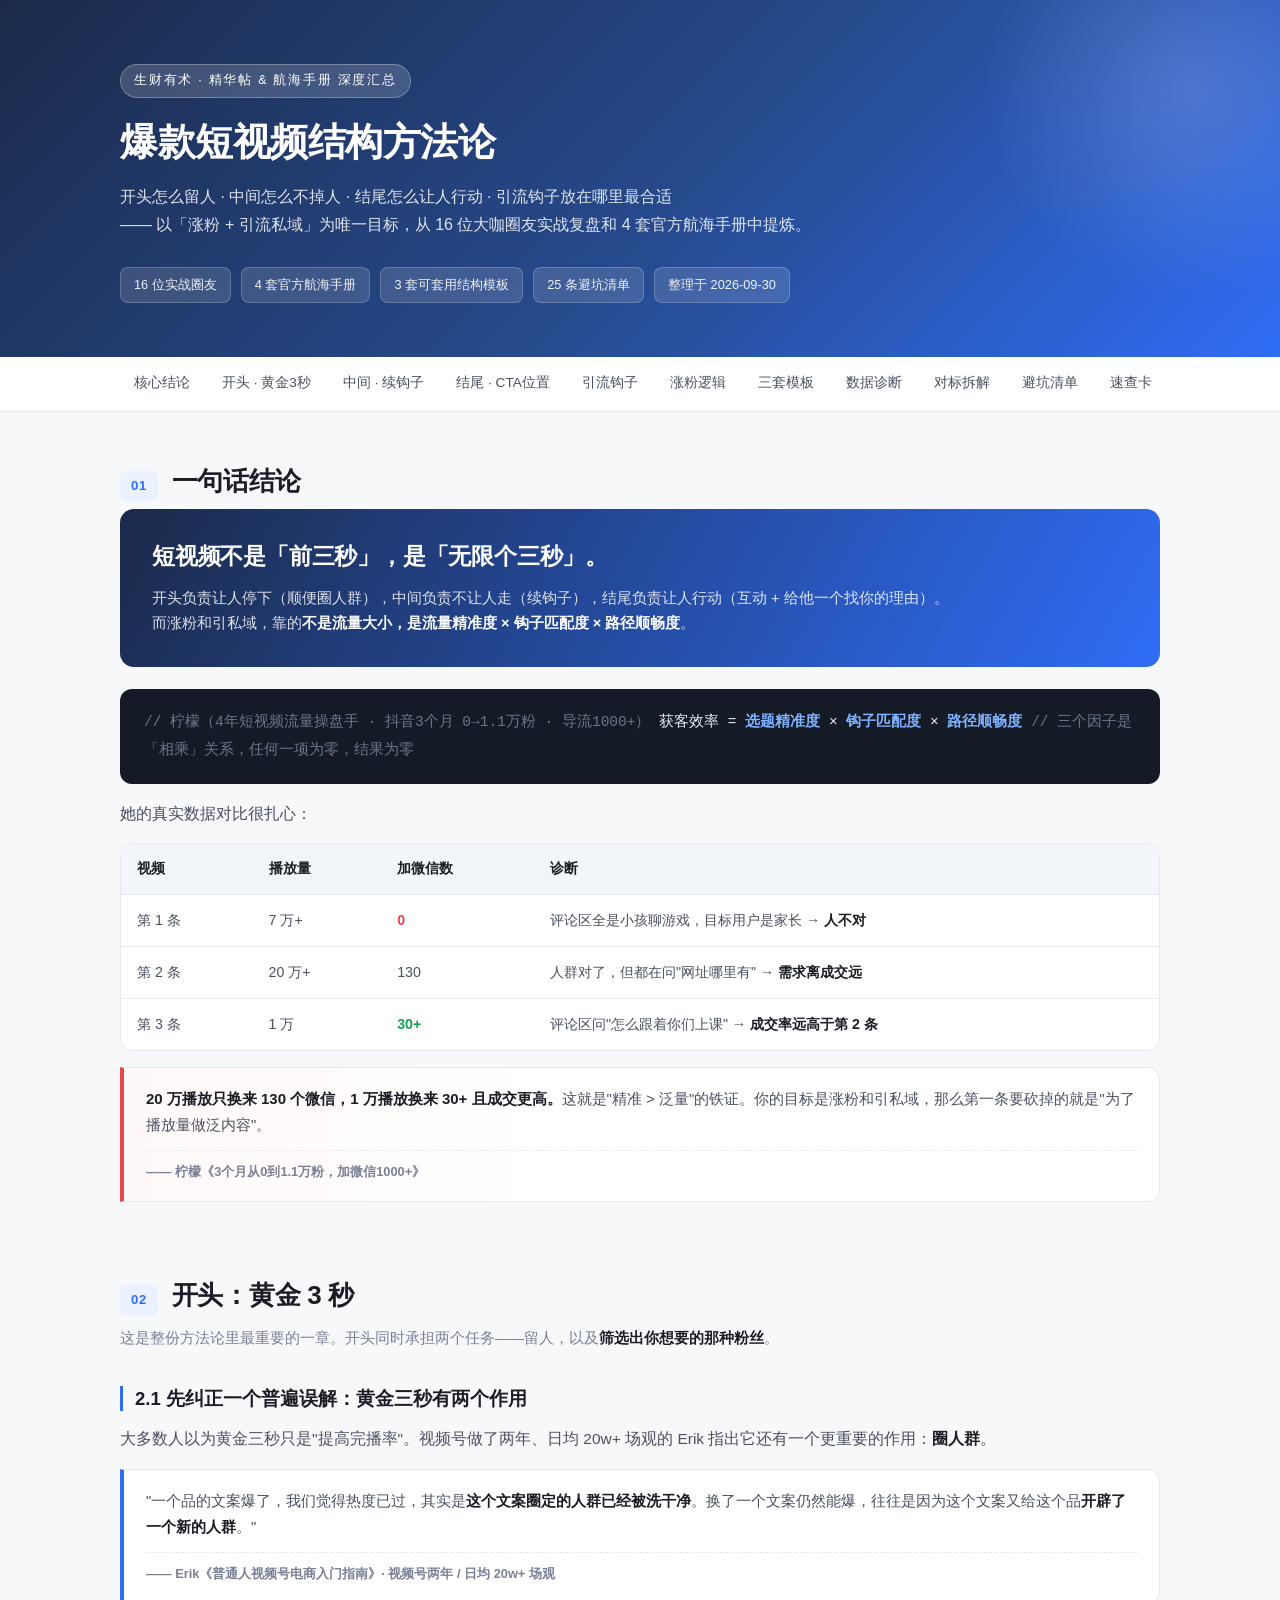
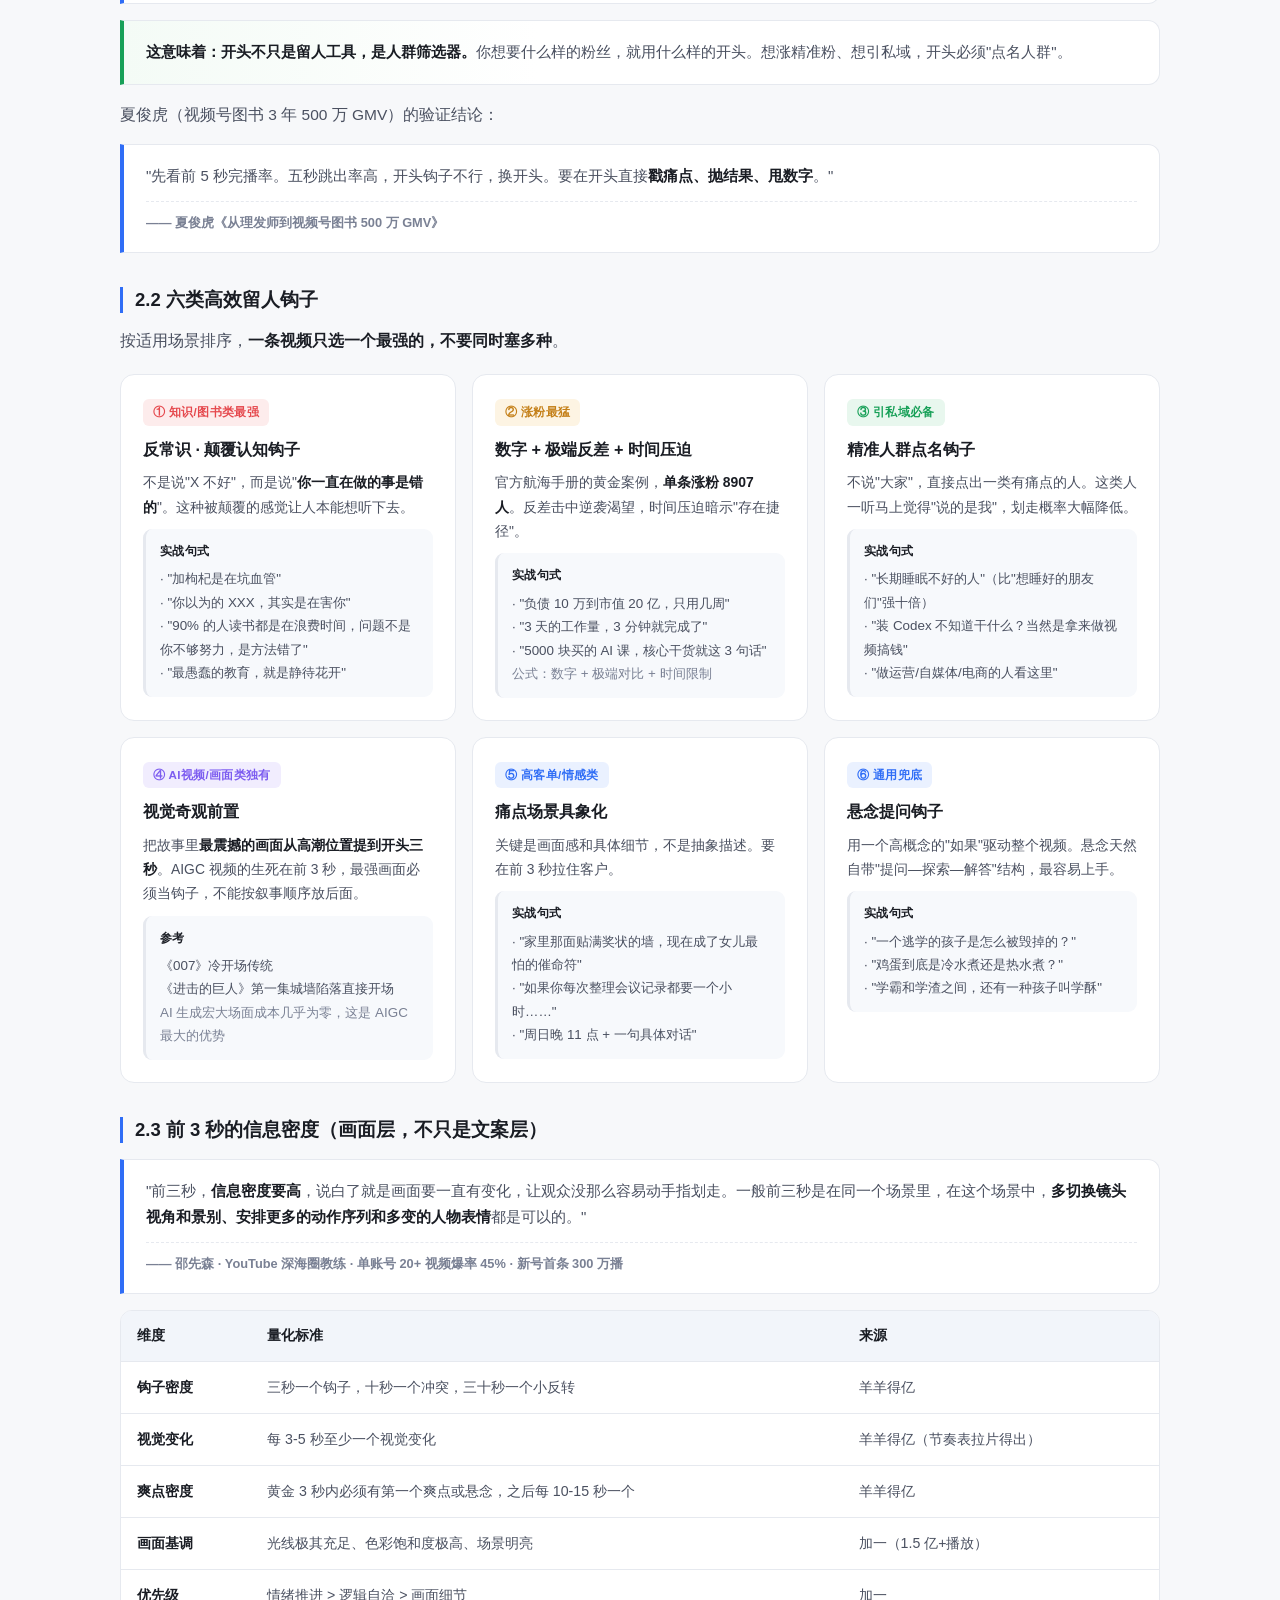
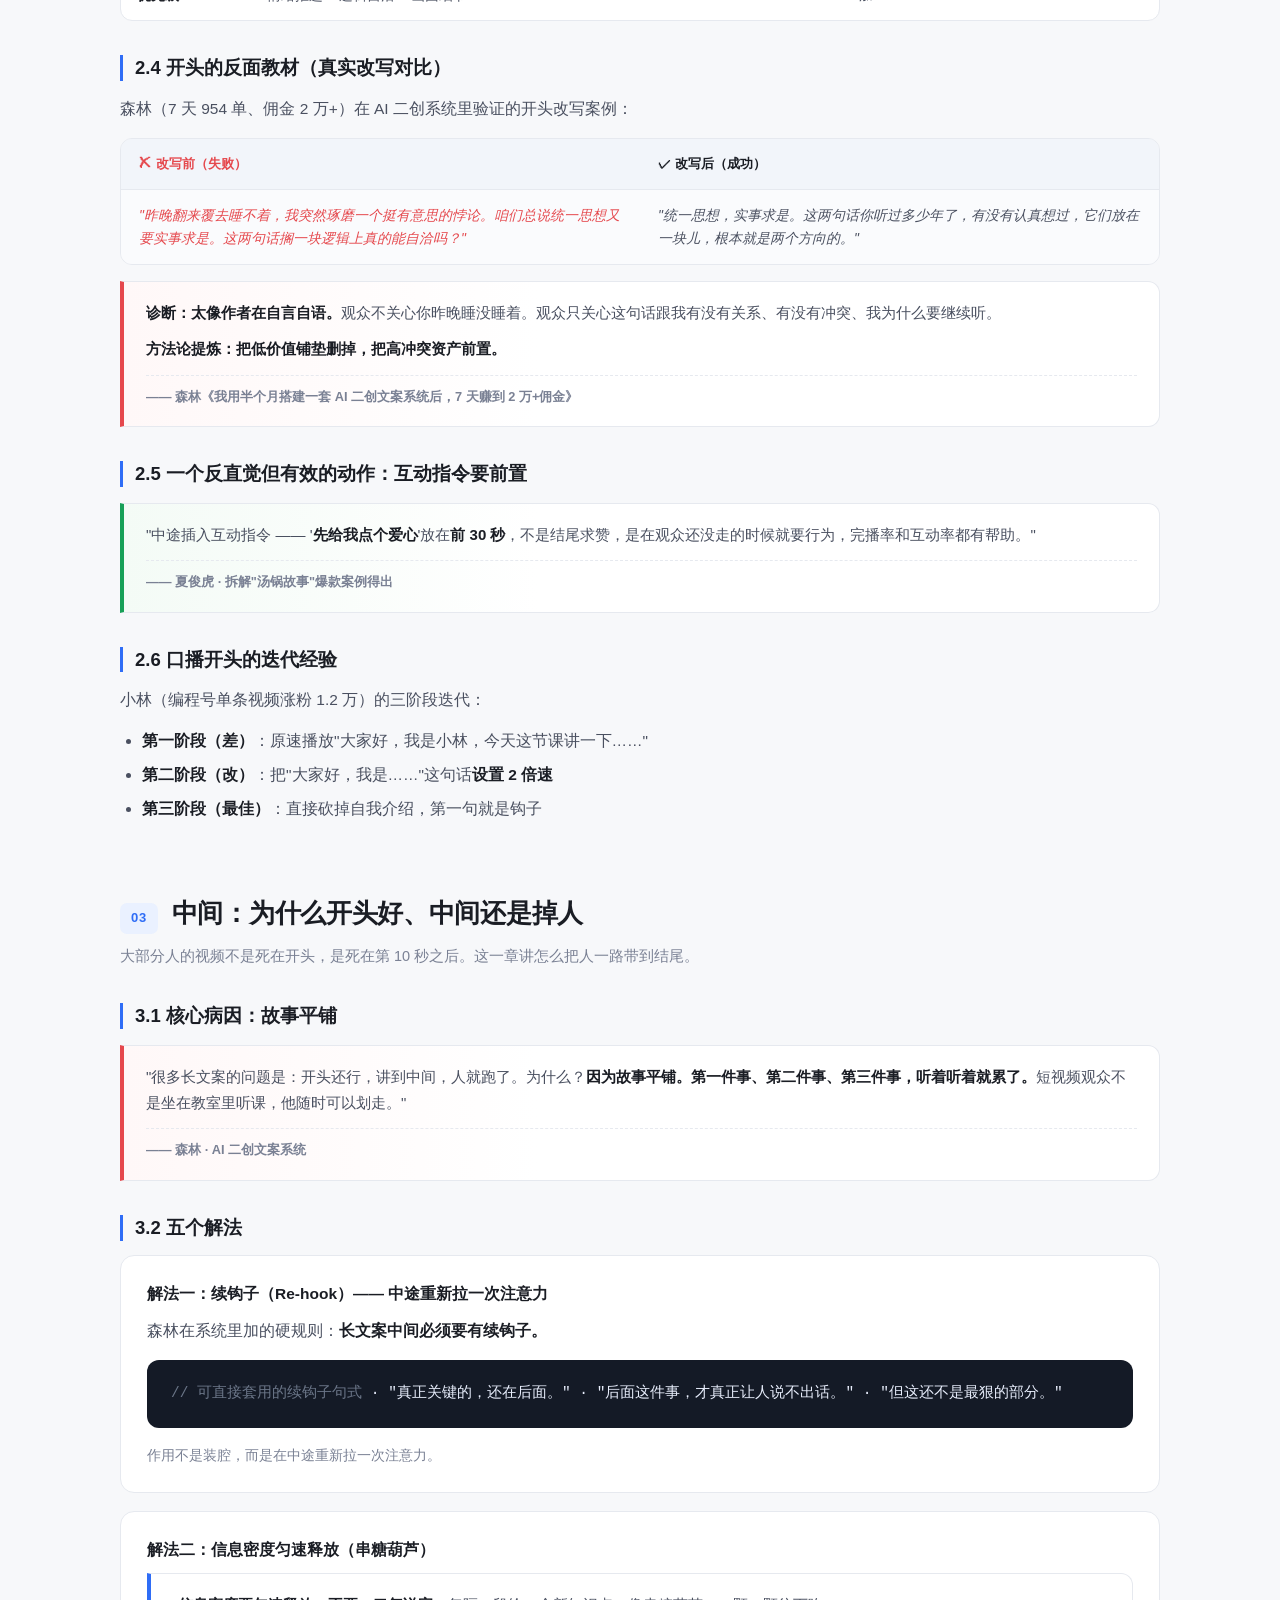
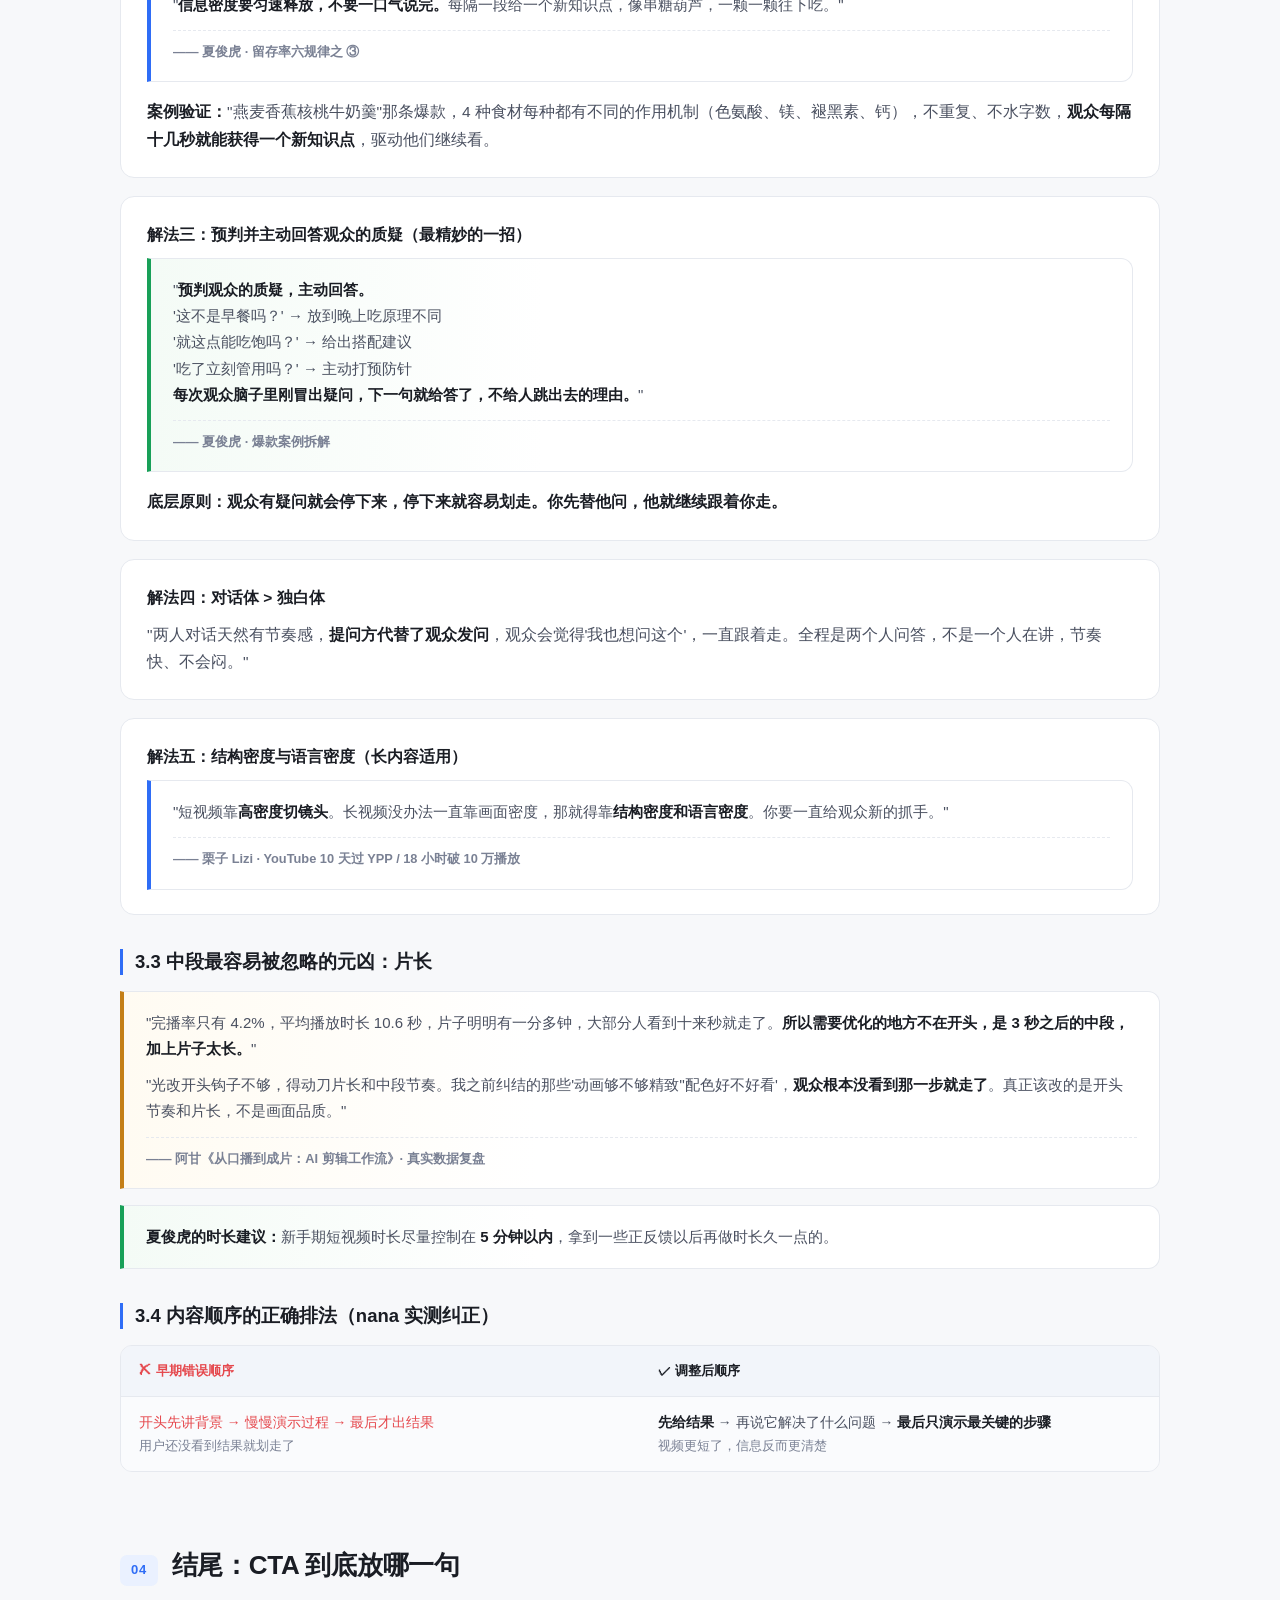
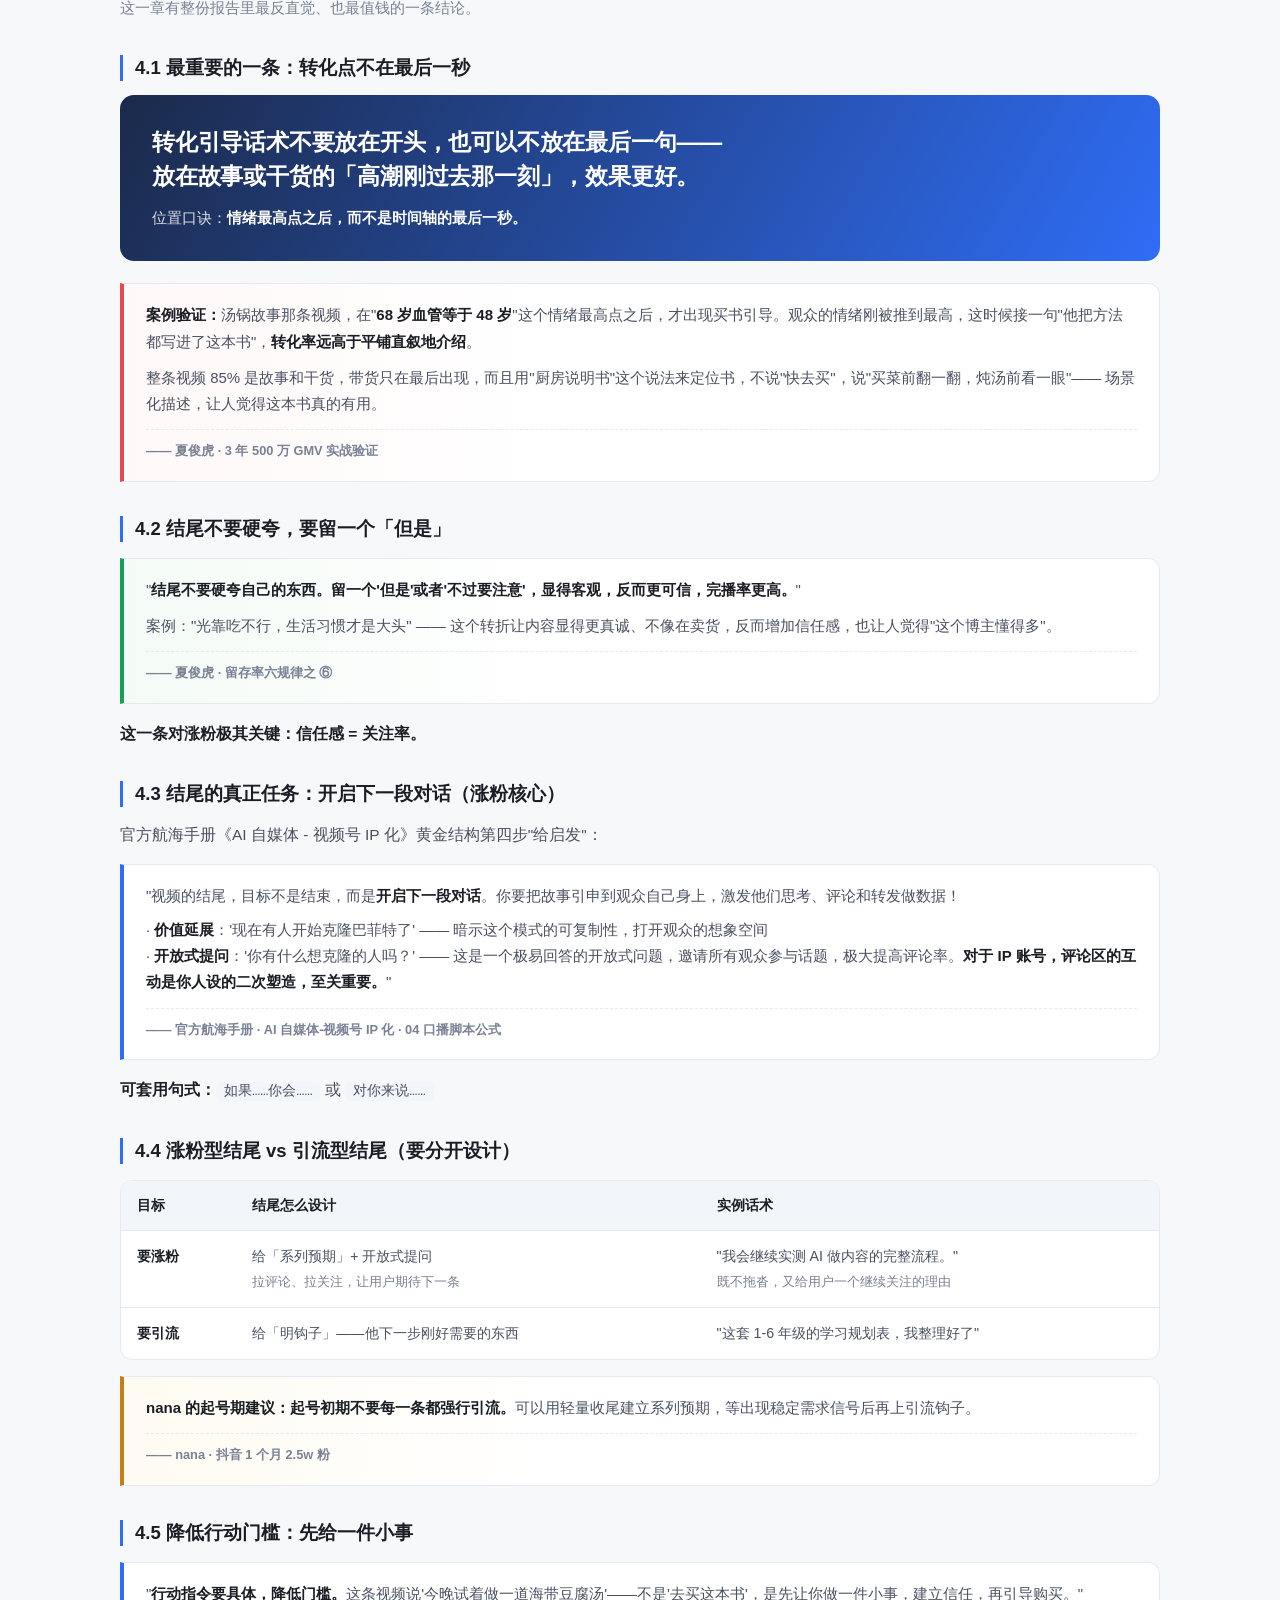
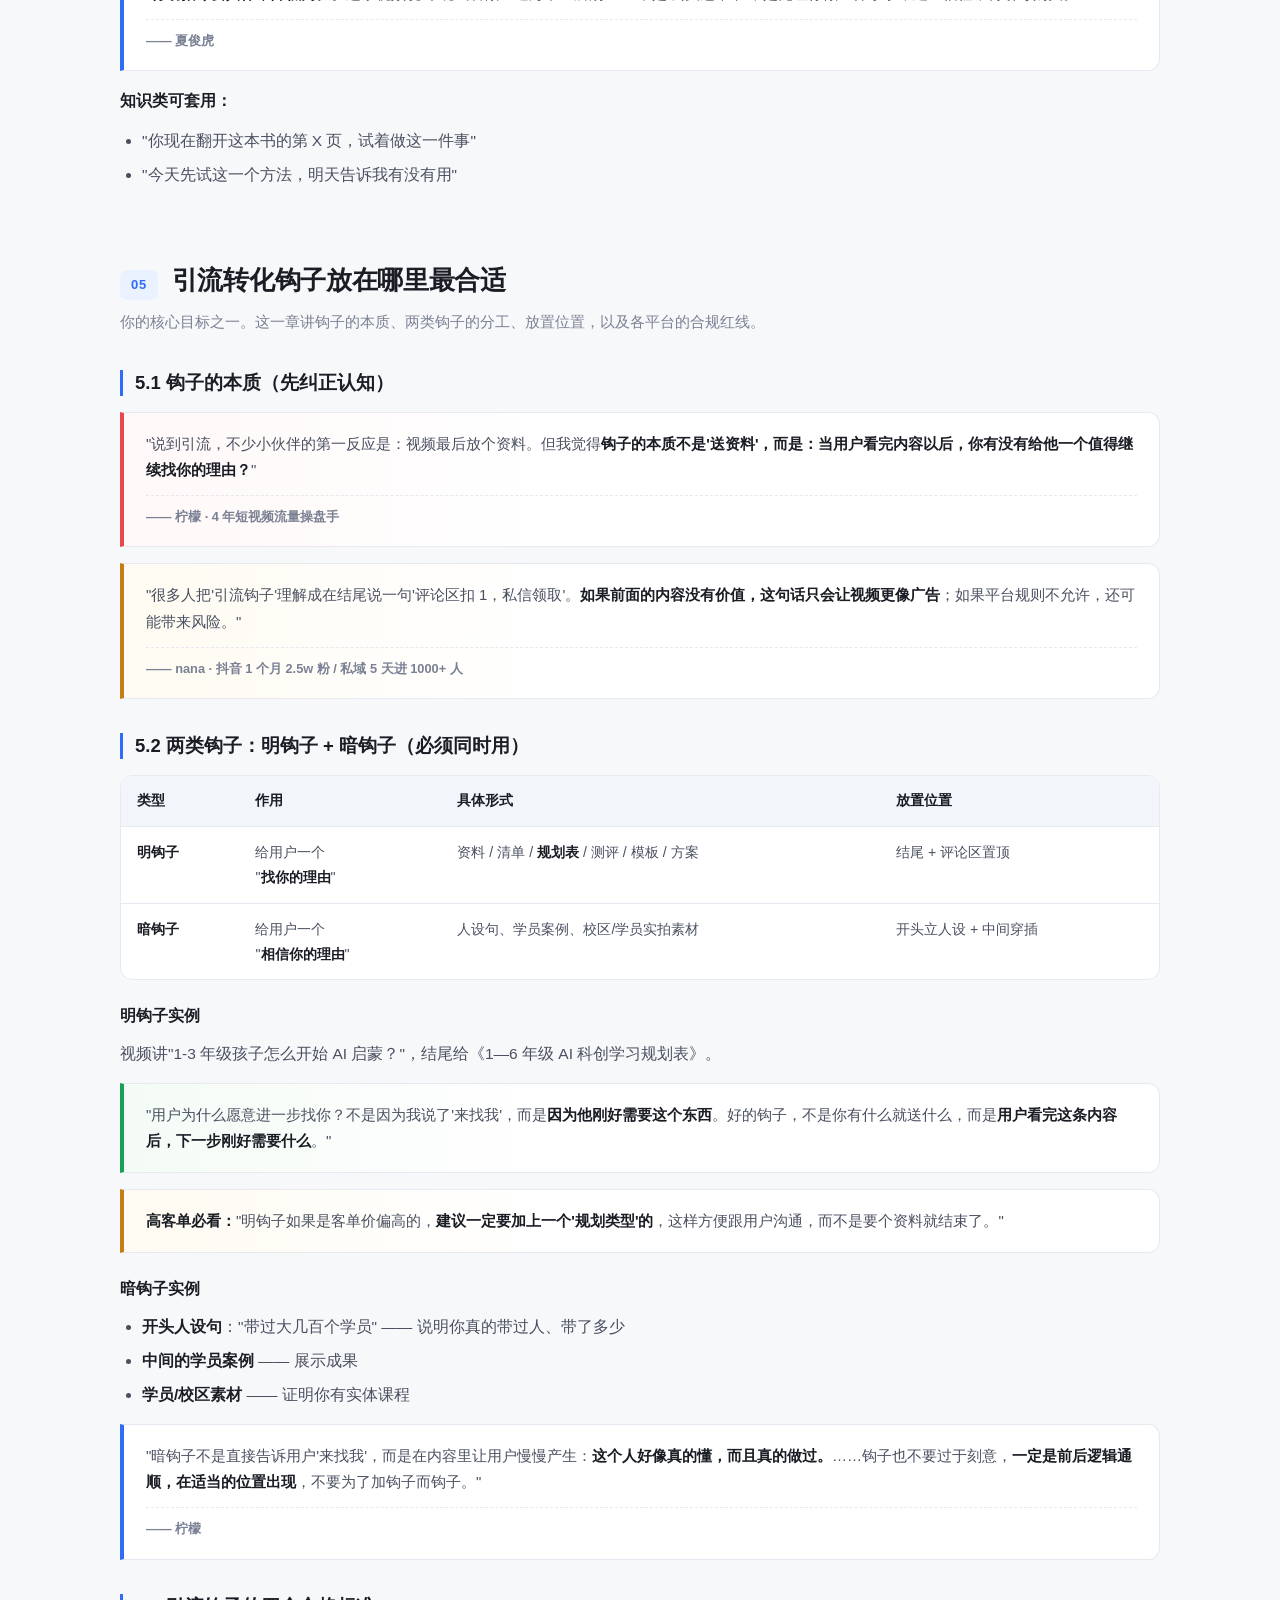
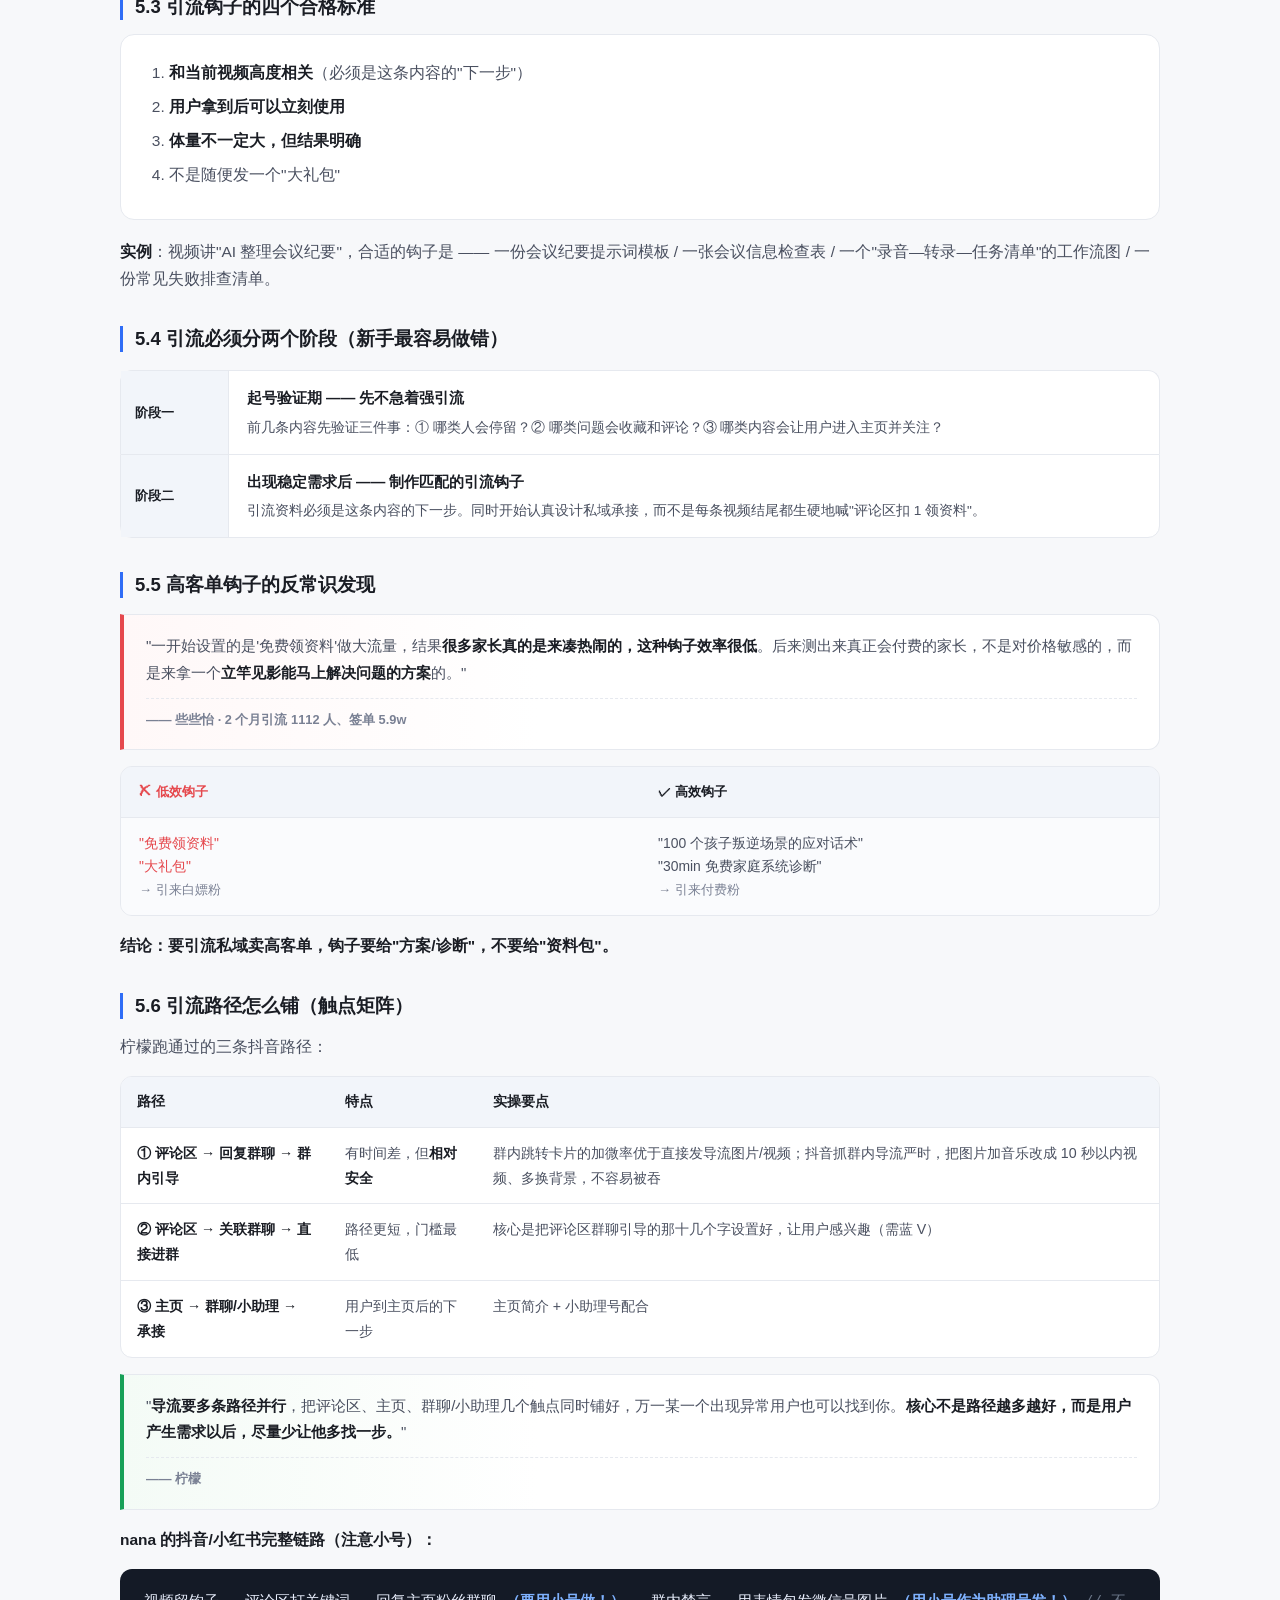
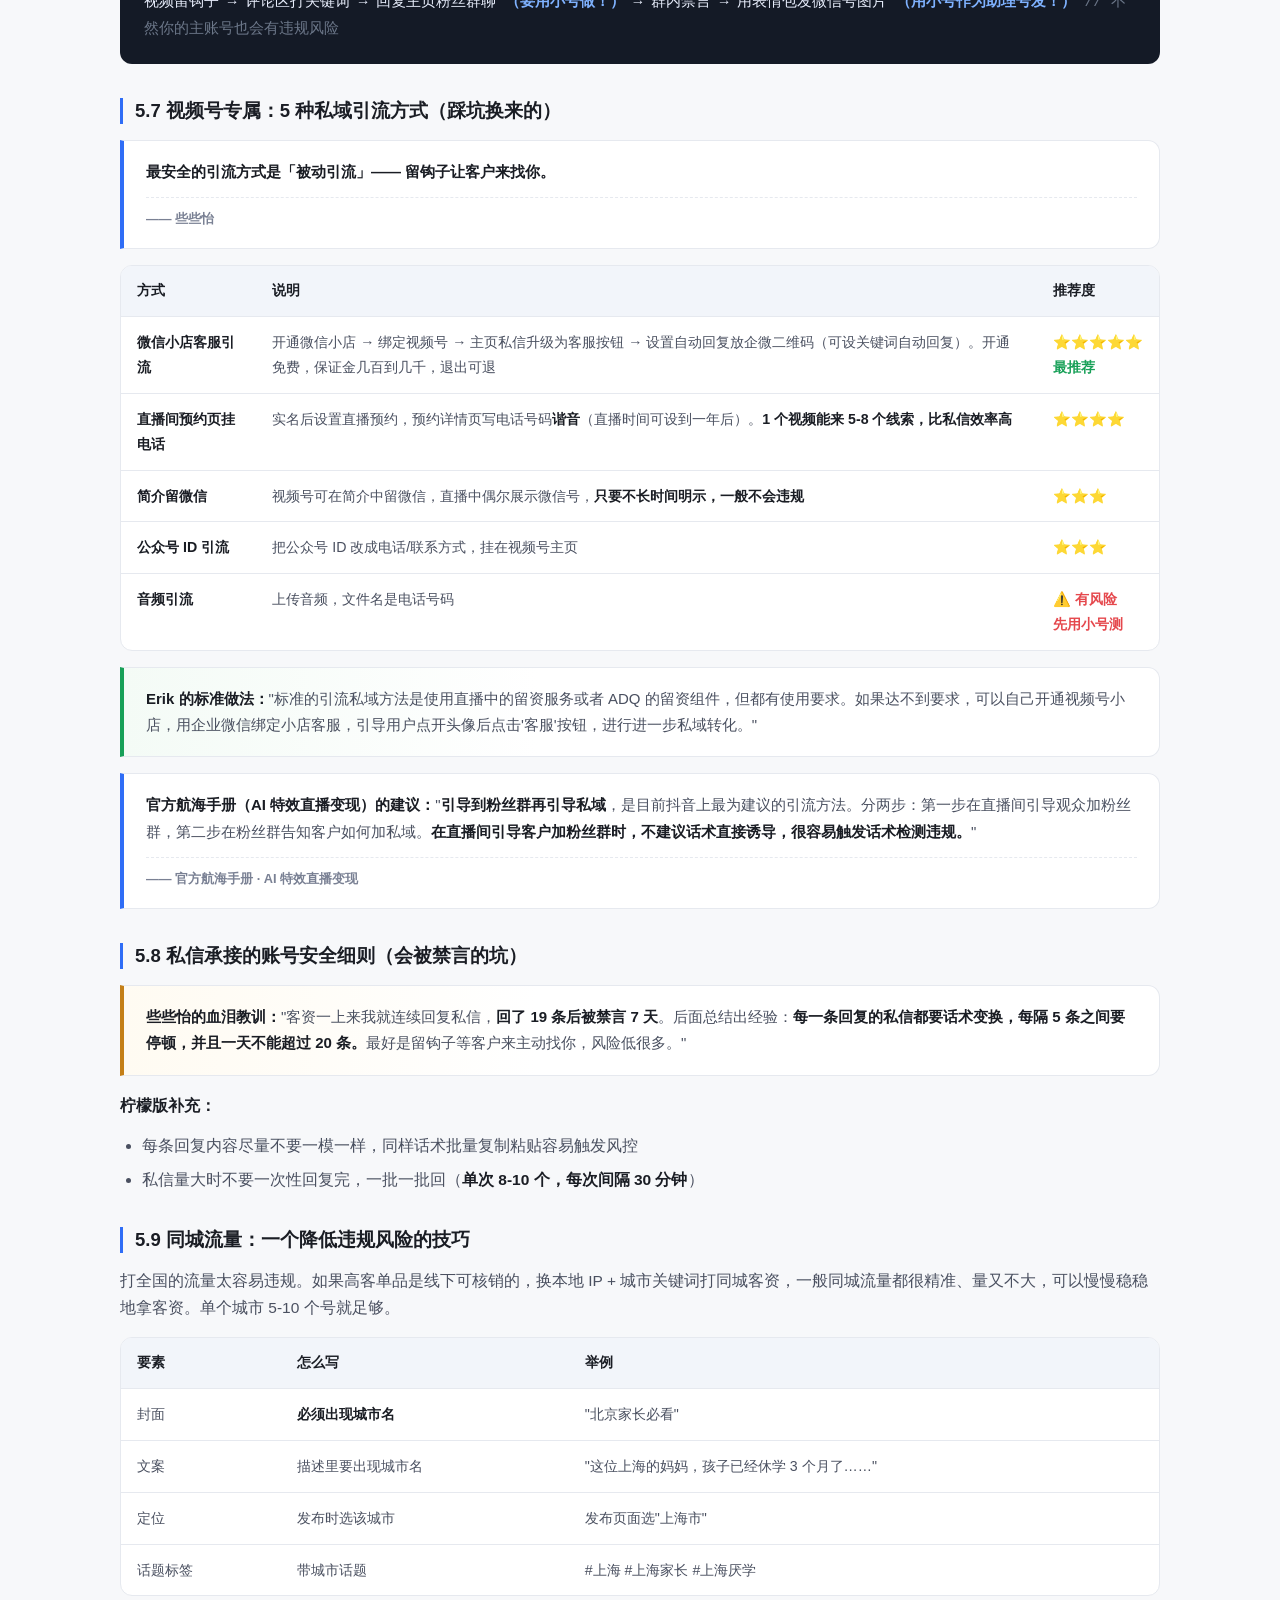
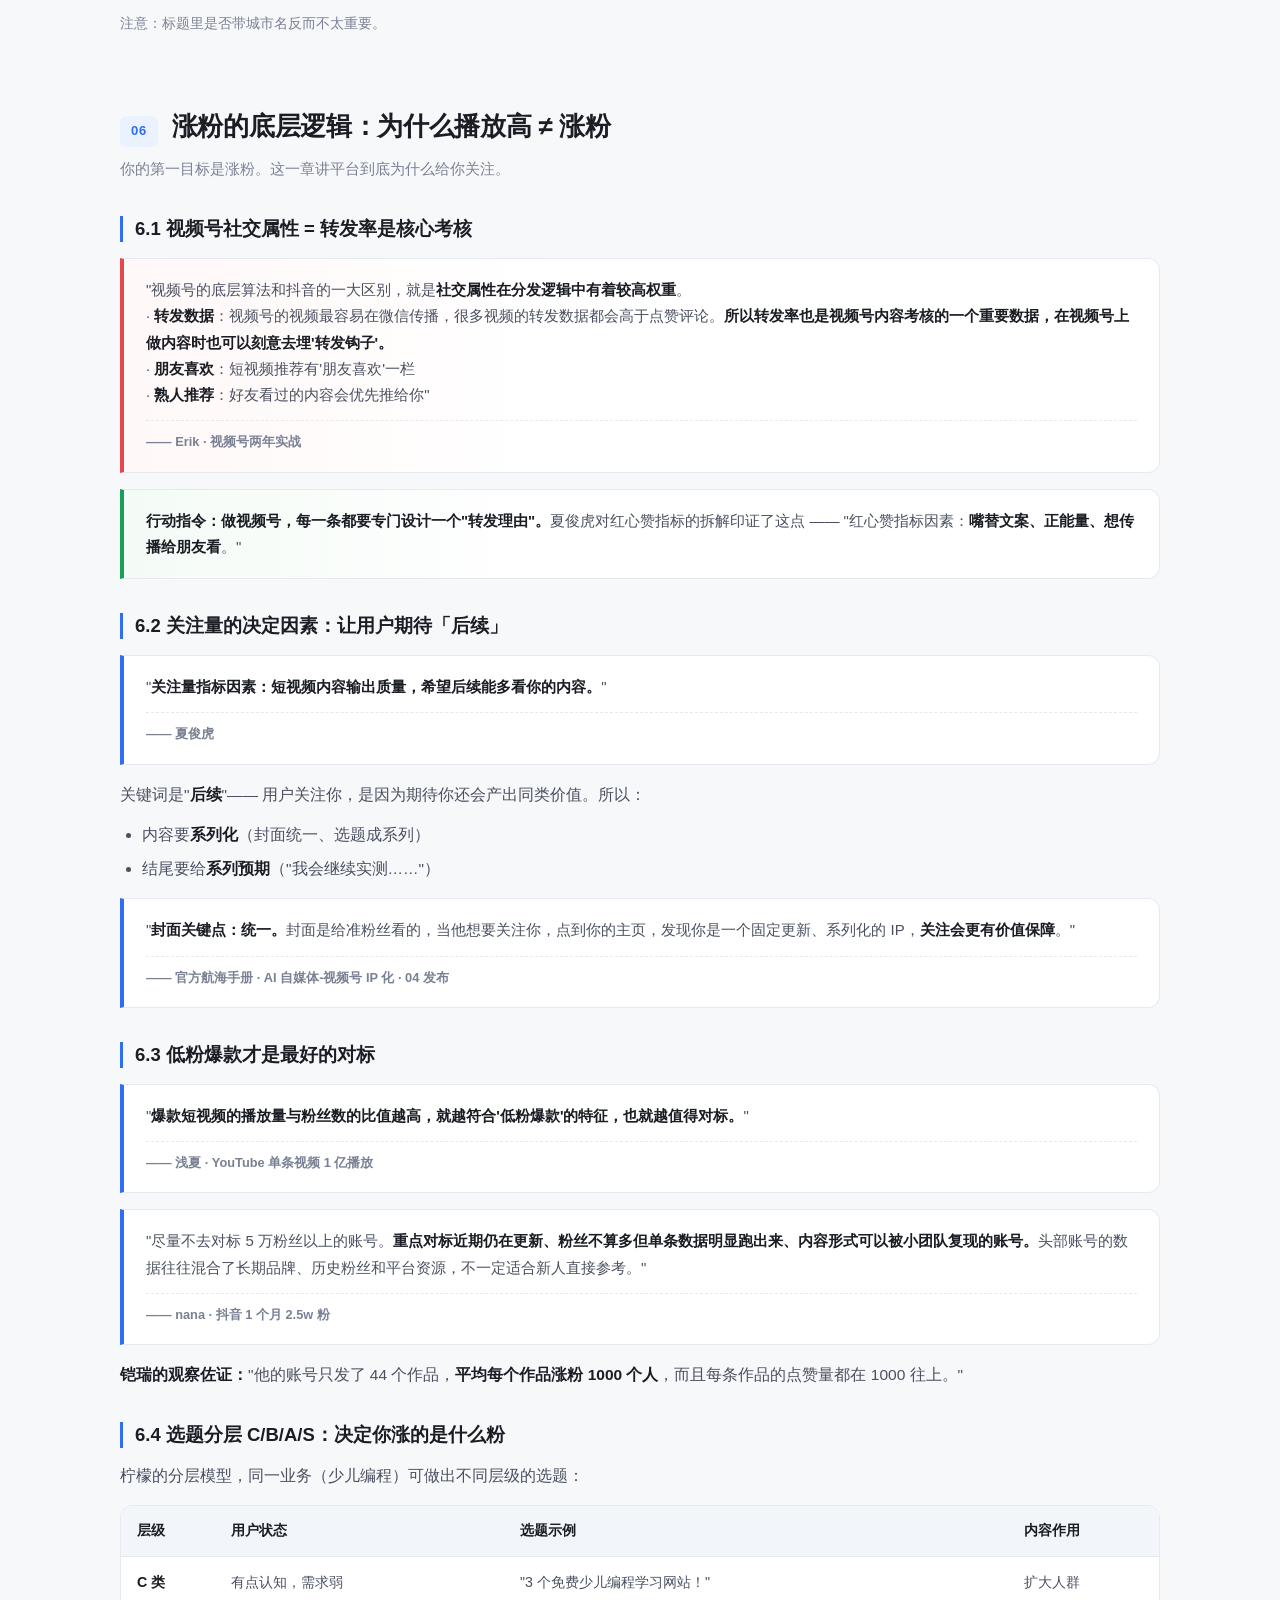
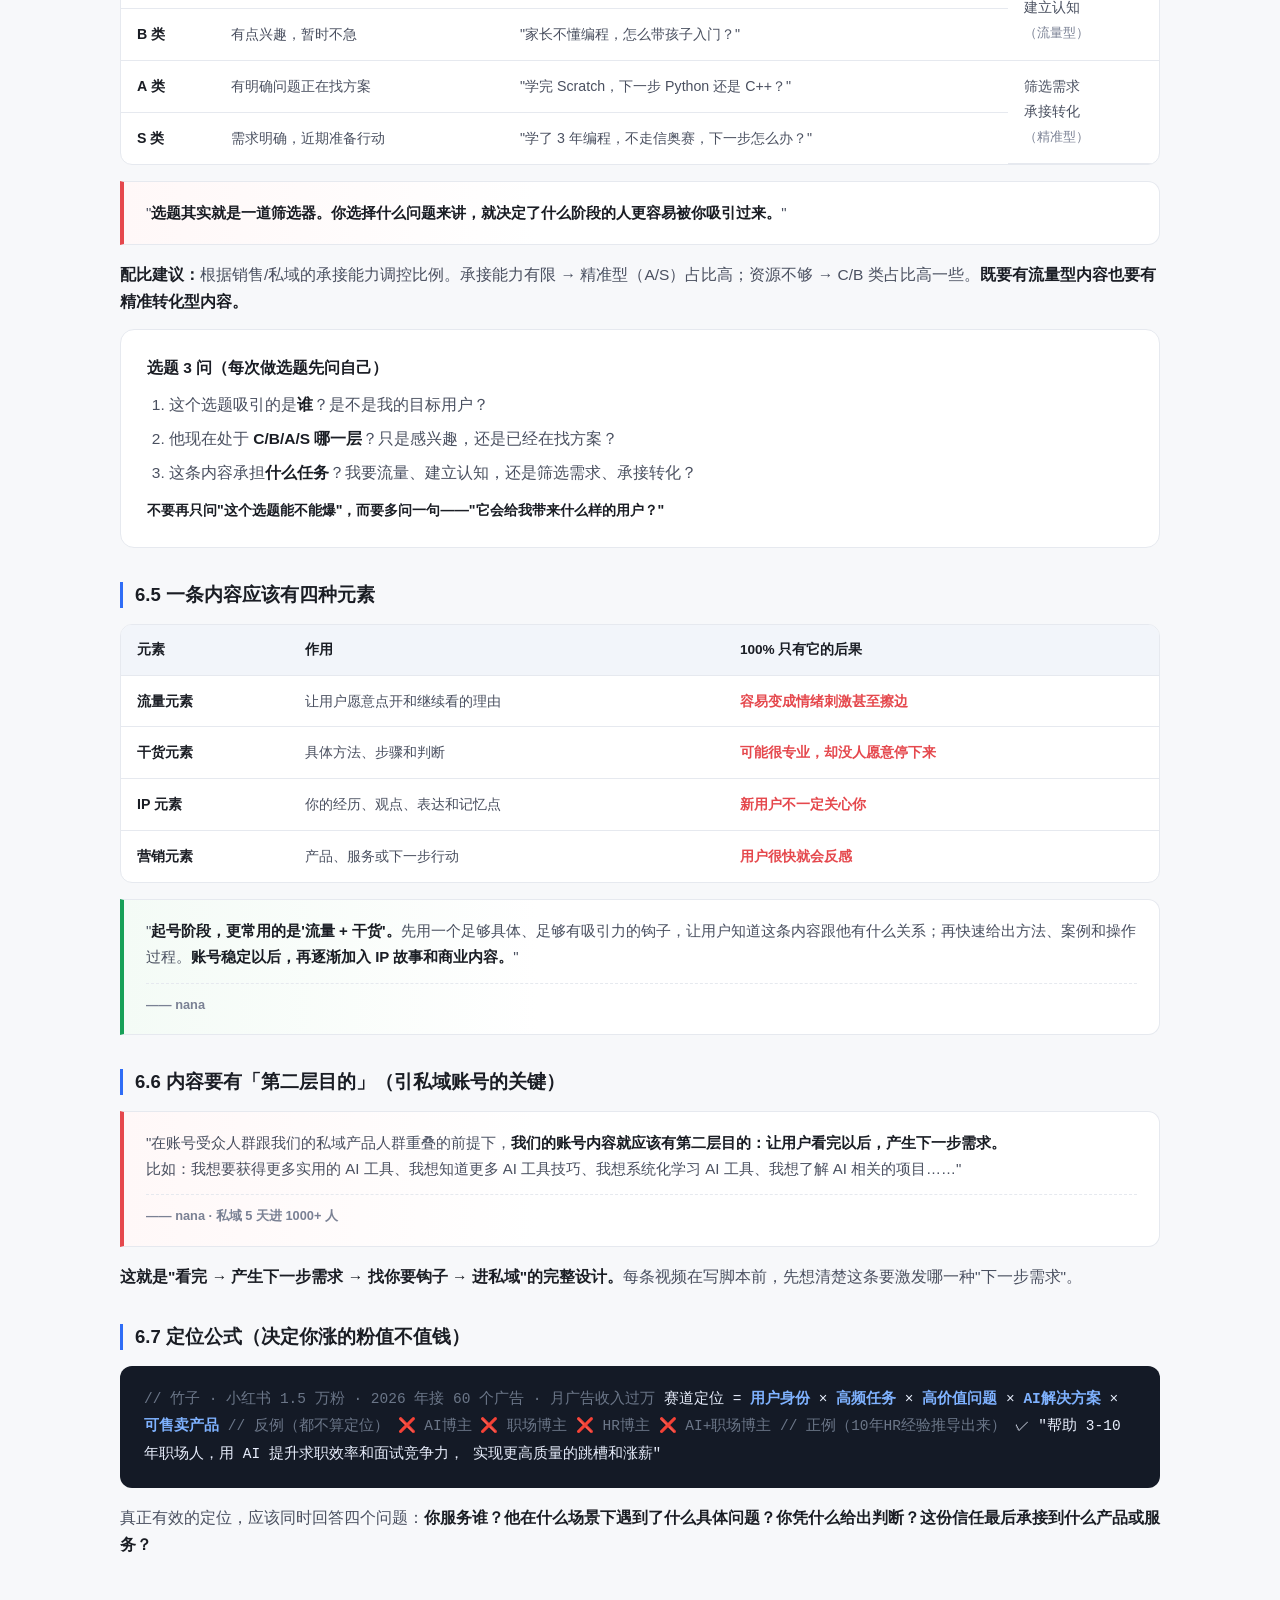
<file: 04-爆款短视频方法论/爆款短视频结构方法论.html>
<!DOCTYPE html>
<html lang="zh-CN">
<head>
<meta charset="UTF-8">
<meta name="viewport" content="width=device-width, initial-scale=1.0">
<title>爆款短视频结构方法论 · 生财有术精华汇总</title>
<style>
  :root{
    --bg:#f7f8fa;
    --card:#ffffff;
    --ink:#1a1d24;
    --ink-2:#4a5060;
    --ink-3:#7a8194;
    --line:#e6e9ef;
    --brand:#2f6df6;
    --brand-soft:#eaf1ff;
    --red:#e5484d;
    --red-soft:#fdecec;
    --green:#18a058;
    --green-soft:#e8f7ee;
    --amber:#c47f17;
    --amber-soft:#fdf4e3;
    --purple:#7c5cf0;
    --purple-soft:#f1edfe;
    --radius:14px;
  }
  *{box-sizing:border-box;margin:0;padding:0}
  html{scroll-behavior:smooth}
  body{
    background:var(--bg);
    color:var(--ink);
    font-family:-apple-system,BlinkMacSystemFont,"Segoe UI","PingFang SC","Hiragino Sans GB","Microsoft YaHei",sans-serif;
    line-height:1.75;
    font-size:15.5px;
    -webkit-font-smoothing:antialiased;
  }
  .wrap{max-width:1080px;margin:0 auto;padding:0 20px}

  /* ===== Hero ===== */
  .hero{
    background:linear-gradient(135deg,#1b2a4a 0%,#274b8f 55%,#2f6df6 100%);
    color:#fff;padding:64px 0 54px;position:relative;overflow:hidden;
  }
  .hero::after{
    content:"";position:absolute;right:-120px;top:-120px;width:420px;height:420px;
    background:radial-gradient(circle,rgba(255,255,255,.16) 0%,transparent 70%);border-radius:50%;
  }
  .hero .wrap{position:relative;z-index:2}
  .kicker{
    display:inline-block;font-size:12.5px;letter-spacing:.14em;text-transform:uppercase;
    background:rgba(255,255,255,.16);border:1px solid rgba(255,255,255,.28);
    padding:5px 13px;border-radius:99px;margin-bottom:20px;backdrop-filter:blur(4px);
  }
  h1{font-size:38px;line-height:1.28;font-weight:800;letter-spacing:-.5px;margin-bottom:16px}
  .hero p.sub{font-size:16px;color:rgba(255,255,255,.86);max-width:720px;margin-bottom:28px}
  .hero .meta{display:flex;flex-wrap:wrap;gap:10px}
  .hero .meta span{
    font-size:12.8px;background:rgba(255,255,255,.13);border:1px solid rgba(255,255,255,.2);
    padding:6px 13px;border-radius:8px;color:rgba(255,255,255,.92);
  }

  /* ===== Nav ===== */
  nav.toc{
    background:var(--card);border-bottom:1px solid var(--line);
    position:sticky;top:0;z-index:50;box-shadow:0 1px 0 rgba(0,0,0,.02);
  }
  nav.toc .wrap{display:flex;gap:4px;overflow-x:auto;padding:0 20px;scrollbar-width:none}
  nav.toc .wrap::-webkit-scrollbar{display:none}
  nav.toc a{
    flex:0 0 auto;padding:14px 14px;font-size:13.6px;color:var(--ink-2);
    text-decoration:none;border-bottom:2px solid transparent;white-space:nowrap;font-weight:500;
    transition:.15s;
  }
  nav.toc a:hover{color:var(--brand);border-bottom-color:var(--brand)}

  /* ===== Sections ===== */
  section{padding:52px 0 8px}
  .sec-head{display:flex;align-items:baseline;gap:14px;margin-bottom:8px}
  .sec-num{
    font-size:13px;font-weight:700;color:var(--brand);background:var(--brand-soft);
    padding:4px 11px;border-radius:7px;letter-spacing:.05em;flex:0 0 auto;
  }
  h2{font-size:26px;font-weight:750;letter-spacing:-.3px;line-height:1.35}
  .sec-desc{color:var(--ink-3);font-size:14.5px;margin:10px 0 26px;max-width:820px}
  h3{font-size:18.5px;font-weight:700;margin:34px 0 14px;padding-left:12px;border-left:3.5px solid var(--brand);line-height:1.4}
  h4{font-size:15.5px;font-weight:700;margin:22px 0 10px;color:var(--ink)}
  p{margin-bottom:13px;color:var(--ink-2)}
  strong{color:var(--ink);font-weight:650}
  ul,ol{margin:0 0 14px 22px;color:var(--ink-2)}
  li{margin-bottom:7px}

  .card{
    background:var(--card);border:1px solid var(--line);border-radius:var(--radius);
    padding:24px 26px;margin-bottom:18px;
  }

  /* ===== Callouts ===== */
  .quote{
    background:var(--card);border-left:4px solid var(--brand);border-radius:0 12px 12px 0;
    padding:18px 22px;margin:16px 0;border-top:1px solid var(--line);
    border-right:1px solid var(--line);border-bottom:1px solid var(--line);
  }
  .quote p{margin-bottom:8px;color:var(--ink-2);font-size:15px}
  .quote p:last-child{margin-bottom:0}
  .quote .who{
    display:block;margin-top:12px;font-size:12.8px;color:var(--ink-3);font-weight:600;
    padding-top:10px;border-top:1px dashed var(--line);
  }
  .quote.key{border-left-color:var(--red);background:linear-gradient(90deg,#fff8f8 0%,#fff 40%)}
  .quote.tip{border-left-color:var(--green);background:linear-gradient(90deg,#f4fbf6 0%,#fff 40%)}
  .quote.warn{border-left-color:var(--amber);background:linear-gradient(90deg,#fffbf2 0%,#fff 40%)}

  .banner{
    background:linear-gradient(120deg,#1b2a4a,#2f6df6);color:#fff;border-radius:var(--radius);
    padding:30px 32px;margin-bottom:22px;
  }
  .banner .big{font-size:23px;font-weight:750;line-height:1.5;margin-bottom:12px;letter-spacing:-.2px}
  .banner p{color:rgba(255,255,255,.85);font-size:14.6px;margin-bottom:0}

  .formula{
    background:#141a26;color:#e8eefc;border-radius:12px;padding:20px 24px;margin:16px 0;
    font-family:"SF Mono",Consolas,"Liberation Mono",monospace;font-size:14.5px;
    line-height:1.9;overflow-x:auto;
  }
  .formula .hl{color:#7fb2ff;font-weight:600}
  .formula .cm{color:#6b7688}

  /* ===== Tables ===== */
  .tbl-wrap{overflow-x:auto;margin:16px 0;border:1px solid var(--line);border-radius:12px;background:var(--card)}
  table{width:100%;border-collapse:collapse;font-size:14.2px;min-width:520px}
  th{
    background:#f2f5fa;text-align:left;padding:13px 16px;font-weight:700;color:var(--ink);
    border-bottom:1px solid var(--line);white-space:nowrap;font-size:13.6px;
  }
  td{padding:13px 16px;border-bottom:1px solid var(--line);color:var(--ink-2);vertical-align:top}
  tr:last-child td{border-bottom:none}
  tbody tr:hover{background:#fafbfd}
  td strong{color:var(--ink)}
  .no{color:var(--red);font-weight:700}
  .yes{color:var(--green);font-weight:700}

  /* ===== Hook cards ===== */
  .hooks{display:grid;grid-template-columns:repeat(auto-fit,minmax(310px,1fr));gap:16px;margin:20px 0}
  .hook{
    background:var(--card);border:1px solid var(--line);border-radius:var(--radius);
    padding:22px;position:relative;overflow:hidden;transition:.2s;
  }
  .hook:hover{border-color:#c8d8f8;box-shadow:0 6px 22px rgba(47,109,246,.09);transform:translateY(-2px)}
  .hook .tag{
    display:inline-block;font-size:11.6px;font-weight:700;padding:3px 10px;border-radius:6px;
    margin-bottom:12px;letter-spacing:.03em;
  }
  .hook h4{margin:0 0 10px;font-size:16.2px;line-height:1.4}
  .hook p{font-size:13.9px;margin-bottom:10px;color:var(--ink-2)}
  .hook .eg{
    background:#f7f9fc;border-radius:9px;padding:12px 14px;font-size:13.4px;color:var(--ink-2);
    border-left:3px solid var(--line);margin-top:10px;
  }
  .hook .eg b{color:var(--ink);display:block;font-size:12.2px;margin-bottom:5px;letter-spacing:.04em}
  .t-red{background:var(--red-soft);color:var(--red)}
  .t-blue{background:var(--brand-soft);color:var(--brand)}
  .t-green{background:var(--green-soft);color:var(--green)}
  .t-amber{background:var(--amber-soft);color:var(--amber)}
  .t-purple{background:var(--purple-soft);color:var(--purple)}

  /* ===== Structure templates ===== */
  .struct{background:var(--card);border:1px solid var(--line);border-radius:var(--radius);padding:26px;margin:18px 0}
  .struct-title{
    font-size:17px;font-weight:750;margin-bottom:6px;display:flex;align-items:center;gap:10px;flex-wrap:wrap;
  }
  .badge{font-size:11.6px;font-weight:700;padding:3px 10px;border-radius:6px;background:var(--brand-soft);color:var(--brand)}
  .badge.hot{background:var(--red-soft);color:var(--red)}
  .badge.gold{background:var(--amber-soft);color:var(--amber)}
  .struct-src{font-size:12.8px;color:var(--ink-3);margin-bottom:20px}
  .steps{display:flex;flex-direction:column;gap:0}
  .step{display:flex;gap:16px;padding:15px 0;border-bottom:1px dashed var(--line)}
  .step:last-child{border-bottom:none;padding-bottom:0}
  .step:first-child{padding-top:0}
  .step-n{
    flex:0 0 34px;height:34px;border-radius:9px;background:var(--brand-soft);color:var(--brand);
    display:flex;align-items:center;justify-content:center;font-weight:800;font-size:14.5px;
  }
  .step-b{flex:1;min-width:0}
  .step-b .st{font-weight:700;font-size:15px;color:var(--ink);margin-bottom:5px}
  .step-b .sd{font-size:13.9px;color:var(--ink-2);line-height:1.7}
  .step-b .sd code{
    background:#f2f5fa;padding:1.5px 7px;border-radius:5px;font-size:13px;
    font-family:"SF Mono",Consolas,monospace;color:var(--ink);
  }

  /* ===== Script sample ===== */
  .script{
    background:#fbfcfe;border:1px solid var(--line);border-radius:12px;padding:22px 24px;margin:16px 0;
  }
  .script .line{display:flex;gap:14px;padding:9px 0;border-bottom:1px dotted #e2e7f0;font-size:14.4px}
  .script .line:last-child{border-bottom:none}
  .script .mark{
    flex:0 0 26px;font-size:11.5px;font-weight:800;color:#fff;background:var(--brand);
    border-radius:6px;display:flex;align-items:center;justify-content:center;height:22px;margin-top:2px;
  }
  .script .mark.m2{background:var(--purple)}
  .script .mark.m3{background:var(--green)}
  .script .mark.m4{background:var(--amber)}
  .script .txt{flex:1;color:var(--ink-2);line-height:1.7}

  /* ===== Timeline (structure) ===== */
  .timeline{display:flex;flex-direction:column;gap:0;margin:18px 0}
  .tl-row{display:flex;gap:0;border:1px solid var(--line);border-bottom:none;background:var(--card)}
  .tl-row:first-child{border-radius:12px 12px 0 0}
  .tl-row:last-child{border-bottom:1px solid var(--line);border-radius:0 0 12px 12px}
  .tl-time{
    flex:0 0 108px;background:#f2f5fa;padding:15px 14px;font-weight:700;font-size:13.4px;
    color:var(--ink);border-right:1px solid var(--line);display:flex;align-items:center;
  }
  .tl-body{flex:1;padding:15px 18px}
  .tl-body .t{font-weight:700;font-size:14.6px;color:var(--ink);margin-bottom:4px}
  .tl-body .d{font-size:13.7px;color:var(--ink-2);line-height:1.68}

  /* ===== Checklist ===== */
  .check{background:var(--card);border:1px solid var(--line);border-radius:var(--radius);padding:8px 26px;margin:18px 0}
  .check .grp{padding:18px 0;border-bottom:1px solid var(--line)}
  .check .grp:last-child{border-bottom:none}
  .check .gh{font-weight:750;font-size:15.4px;color:var(--ink);margin-bottom:12px;display:flex;align-items:center;gap:9px}
  .check .gh i{
    width:8px;height:8px;border-radius:50%;background:var(--brand);display:inline-block;flex:0 0 auto;
  }
  .check ul{list-style:none;margin:0}
  .check li{
    padding-left:27px;position:relative;font-size:14.2px;color:var(--ink-2);margin-bottom:9px;line-height:1.68;
  }
  .check li::before{
    content:"";position:absolute;left:0;top:4px;width:15px;height:15px;border-radius:4px;
    border:1.8px solid #c3ccdd;background:#fff;
  }

  /* ===== Source list ===== */
  .src-item{
    background:var(--card);border:1px solid var(--line);border-radius:12px;padding:18px 22px;margin-bottom:12px;
    transition:.18s;
  }
  .src-item:hover{border-color:#c8d8f8;box-shadow:0 4px 16px rgba(47,109,246,.07)}
  .src-top{display:flex;align-items:baseline;gap:12px;flex-wrap:wrap;margin-bottom:8px}
  .src-name{font-weight:750;font-size:15.4px;color:var(--ink)}
  .src-stat{font-size:12.2px;color:var(--green);background:var(--green-soft);padding:2.5px 9px;border-radius:6px;font-weight:600}
  .src-title{font-size:14.2px;color:var(--ink-2);margin-bottom:8px;font-weight:500}
  .src-contrib{font-size:13.4px;color:var(--ink-3);line-height:1.65}
  .src-contrib b{color:var(--brand);font-weight:650}
  .src-link{font-size:12.6px;margin-top:9px;display:block}
  .src-link a{color:var(--brand);text-decoration:none;word-break:break-all}
  .src-link a:hover{text-decoration:underline}

  /* ===== Pit grid ===== */
  .pit{display:grid;grid-template-columns:1fr 1fr;gap:0;border:1px solid var(--line);border-radius:12px;overflow:hidden;margin:16px 0}
  .pit > div{padding:14px 18px;font-size:13.9px;border-bottom:1px solid var(--line);line-height:1.65}
  .pit > div:nth-child(4n+1),.pit > div:nth-child(4n+2){background:#fff}
  .pit > div:nth-child(4n+3),.pit > div:nth-child(4n+4){background:#fafbfd}
  .pit .ph{background:#f2f5fa !important;font-weight:700;color:var(--ink);font-size:13.2px}
  .pit .bad{color:var(--red)}
  .pit .good{color:var(--ink-2)}
  .pit > div:nth-last-child(-n+2){border-bottom:none}
  @media(max-width:720px){.pit{grid-template-columns:1fr}.pit > div:nth-child(2n){background:#fafbfd}}

  footer{
    margin-top:60px;padding:36px 0 46px;border-top:1px solid var(--line);
    background:var(--card);text-align:center;color:var(--ink-3);font-size:13.2px;line-height:1.9;
  }
  @media(max-width:640px){
    h1{font-size:28px}
    h2{font-size:21px}
    .hero{padding:44px 0 38px}
    .card,.struct{padding:20px}
    .tl-time{flex:0 0 82px;font-size:12.4px;padding:12px 10px}
    section{padding:38px 0 4px}
  }
</style>
</head>
<body>

<div class="hero">
  <div class="wrap">
    <span class="kicker">生财有术 · 精华帖 &amp; 航海手册 深度汇总</span>
    <h1>爆款短视频结构方法论</h1>
    <p class="sub">开头怎么留人 · 中间怎么不掉人 · 结尾怎么让人行动 · 引流钩子放在哪里最合适<br>—— 以「涨粉 + 引流私域」为唯一目标，从 16 位大咖圈友实战复盘和 4 套官方航海手册中提炼。</p>
    <div class="meta">
      <span>16 位实战圈友</span>
      <span>4 套官方航海手册</span>
      <span>3 套可套用结构模板</span>
      <span>25 条避坑清单</span>
      <span>整理于 2026-09-30</span>
    </div>
  </div>
</div>

<nav class="toc">
  <div class="wrap">
    <a href="#s1">核心结论</a>
    <a href="#s2">开头 · 黄金3秒</a>
    <a href="#s3">中间 · 续钩子</a>
    <a href="#s4">结尾 · CTA位置</a>
    <a href="#s5">引流钩子</a>
    <a href="#s6">涨粉逻辑</a>
    <a href="#s7">三套模板</a>
    <a href="#s8">数据诊断</a>
    <a href="#s9">对标拆解</a>
    <a href="#s10">避坑清单</a>
    <a href="#s11">速查卡</a>
    <a href="#s12">原文出处</a>
  </div>
</nav>

<div class="wrap">

<!-- ============ 1 ============ -->
<section id="s1">
  <div class="sec-head"><span class="sec-num">01</span><h2>一句话结论</h2></div>

  <div class="banner">
    <div class="big">短视频不是「前三秒」，是「无限个三秒」。</div>
    <p>开头负责让人停下（顺便圈人群），中间负责不让人走（续钩子），结尾负责让人行动（互动 + 给他一个找你的理由）。<br>而涨粉和引私域，靠的<strong style="color:#fff">不是流量大小，是流量精准度 × 钩子匹配度 × 路径顺畅度</strong>。</p>
  </div>

  <div class="formula">
<span class="cm">// 柠檬（4年短视频流量操盘手 · 抖音3个月 0→1.1万粉 · 导流1000+）</span>
获客效率 = <span class="hl">选题精准度</span> × <span class="hl">钩子匹配度</span> × <span class="hl">路径顺畅度</span>
<span class="cm">// 三个因子是「相乘」关系，任何一项为零，结果为零</span>
  </div>

  <p>她的真实数据对比很扎心：</p>
  <div class="tbl-wrap">
    <table>
      <thead><tr><th>视频</th><th>播放量</th><th>加微信数</th><th>诊断</th></tr></thead>
      <tbody>
        <tr><td>第 1 条</td><td>7 万+</td><td class="no">0</td><td>评论区全是小孩聊游戏，目标用户是家长 → <strong>人不对</strong></td></tr>
        <tr><td>第 2 条</td><td>20 万+</td><td>130</td><td>人群对了，但都在问"网址哪里有" → <strong>需求离成交远</strong></td></tr>
        <tr><td>第 3 条</td><td>1 万</td><td class="yes">30+</td><td>评论区问"怎么跟着你们上课" → <strong>成交率远高于第 2 条</strong></td></tr>
      </tbody>
    </table>
  </div>

  <div class="quote key">
    <p><strong>20 万播放只换来 130 个微信，1 万播放换来 30+ 且成交更高。</strong>这就是"精准 &gt; 泛量"的铁证。你的目标是涨粉和引私域，那么第一条要砍掉的就是"为了播放量做泛内容"。</p>
    <span class="who">—— 柠檬《3个月从0到1.1万粉，加微信1000+》</span>
  </div>
</section>

<!-- ============ 2 ============ -->
<section id="s2">
  <div class="sec-head"><span class="sec-num">02</span><h2>开头：黄金 3 秒</h2></div>
  <p class="sec-desc">这是整份方法论里最重要的一章。开头同时承担两个任务——留人，以及<strong>筛选出你想要的那种粉丝</strong>。</p>

  <h3>2.1 先纠正一个普遍误解：黄金三秒有两个作用</h3>
  <p>大多数人以为黄金三秒只是"提高完播率"。视频号做了两年、日均 20w+ 场观的 Erik 指出它还有一个更重要的作用：<strong>圈人群</strong>。</p>

  <div class="quote">
    <p>"一个品的文案爆了，我们觉得热度已过，其实是<strong>这个文案圈定的人群已经被洗干净</strong>。换了一个文案仍然能爆，往往是因为这个文案又给这个品<strong>开辟了一个新的人群</strong>。"</p>
    <span class="who">—— Erik《普通人视频号电商入门指南》· 视频号两年 / 日均 20w+ 场观</span>
  </div>

  <div class="quote tip">
    <p><strong>这意味着：开头不只是留人工具，是人群筛选器。</strong>你想要什么样的粉丝，就用什么样的开头。想涨精准粉、想引私域，开头必须"点名人群"。</p>
  </div>

  <p>夏俊虎（视频号图书 3 年 500 万 GMV）的验证结论：</p>
  <div class="quote">
    <p>"先看前 5 秒完播率。五秒跳出率高，开头钩子不行，换开头。要在开头直接<strong>戳痛点、抛结果、甩数字</strong>。"</p>
    <span class="who">—— 夏俊虎《从理发师到视频号图书 500 万 GMV》</span>
  </div>

  <h3>2.2 六类高效留人钩子</h3>
  <p>按适用场景排序，<strong>一条视频只选一个最强的，不要同时塞多种</strong>。</p>

  <div class="hooks">
    <div class="hook">
      <span class="tag t-red">① 知识/图书类最强</span>
      <h4>反常识 · 颠覆认知钩子</h4>
      <p>不是说"X 不好"，而是说"<strong>你一直在做的事是错的</strong>"。这种被颠覆的感觉让人本能想听下去。</p>
      <div class="eg"><b>实战句式</b>
        · "加枸杞是在坑血管"<br>
        · "你以为的 XXX，其实是在害你"<br>
        · "90% 的人读书都是在浪费时间，问题不是你不够努力，是方法错了"<br>
        · "最愚蠢的教育，就是静待花开"
      </div>
    </div>

    <div class="hook">
      <span class="tag t-amber">② 涨粉最猛</span>
      <h4>数字 + 极端反差 + 时间压迫</h4>
      <p>官方航海手册的黄金案例，<strong>单条涨粉 8907 人</strong>。反差击中逆袭渴望，时间压迫暗示"存在捷径"。</p>
      <div class="eg"><b>实战句式</b>
        · "负债 10 万到市值 20 亿，只用几周"<br>
        · "3 天的工作量，3 分钟就完成了"<br>
        · "5000 块买的 AI 课，核心干货就这 3 句话"<br>
        <span style="color:var(--ink-3)">公式：数字 + 极端对比 + 时间限制</span>
      </div>
    </div>

    <div class="hook">
      <span class="tag t-green">③ 引私域必备</span>
      <h4>精准人群点名钩子</h4>
      <p>不说"大家"，直接点出一类有痛点的人。这类人一听马上觉得"说的是我"，划走概率大幅降低。</p>
      <div class="eg"><b>实战句式</b>
        · "长期睡眠不好的人"（比"想睡好的朋友们"强十倍）<br>
        · "装 Codex 不知道干什么？当然是拿来做视频搞钱"<br>
        · "做运营/自媒体/电商的人看这里"
      </div>
    </div>

    <div class="hook">
      <span class="tag t-purple">④ AI视频/画面类独有</span>
      <h4>视觉奇观前置</h4>
      <p>把故事里<strong>最震撼的画面从高潮位置提到开头三秒</strong>。AIGC 视频的生死在前 3 秒，最强画面必须当钩子，不能按叙事顺序放后面。</p>
      <div class="eg"><b>参考</b>
        《007》冷开场传统<br>《进击的巨人》第一集城墙陷落直接开场<br>
        <span style="color:var(--ink-3)">AI 生成宏大场面成本几乎为零，这是 AIGC 最大的优势</span>
      </div>
    </div>

    <div class="hook">
      <span class="tag t-blue">⑤ 高客单/情感类</span>
      <h4>痛点场景具象化</h4>
      <p>关键是画面感和具体细节，不是抽象描述。要在前 3 秒拉住客户。</p>
      <div class="eg"><b>实战句式</b>
        · "家里那面贴满奖状的墙，现在成了女儿最怕的催命符"<br>
        · "如果你每次整理会议记录都要一个小时……"<br>
        · "周日晚 11 点 + 一句具体对话"
      </div>
    </div>

    <div class="hook">
      <span class="tag t-blue">⑥ 通用兜底</span>
      <h4>悬念提问钩子</h4>
      <p>用一个高概念的"如果"驱动整个视频。悬念天然自带"提问—探索—解答"结构，最容易上手。</p>
      <div class="eg"><b>实战句式</b>
        · "一个逃学的孩子是怎么被毁掉的？"<br>
        · "鸡蛋到底是冷水煮还是热水煮？"<br>
        · "学霸和学渣之间，还有一种孩子叫学酥"
      </div>
    </div>
  </div>

  <h3>2.3 前 3 秒的信息密度（画面层，不只是文案层）</h3>
  <div class="quote">
    <p>"前三秒，<strong>信息密度要高</strong>，说白了就是画面要一直有变化，让观众没那么容易动手指划走。一般前三秒是在同一个场景里，在这个场景中，<strong>多切换镜头视角和景别、安排更多的动作序列和多变的人物表情</strong>都是可以的。"</p>
    <span class="who">—— 邵先森 · YouTube 深海圈教练 · 单账号 20+ 视频爆率 45% · 新号首条 300 万播</span>
  </div>

  <div class="tbl-wrap">
    <table>
      <thead><tr><th>维度</th><th>量化标准</th><th>来源</th></tr></thead>
      <tbody>
        <tr><td><strong>钩子密度</strong></td><td>三秒一个钩子，十秒一个冲突，三十秒一个小反转</td><td>羊羊得亿</td></tr>
        <tr><td><strong>视觉变化</strong></td><td>每 3-5 秒至少一个视觉变化</td><td>羊羊得亿（节奏表拉片得出）</td></tr>
        <tr><td><strong>爽点密度</strong></td><td>黄金 3 秒内必须有第一个爽点或悬念，之后每 10-15 秒一个</td><td>羊羊得亿</td></tr>
        <tr><td><strong>画面基调</strong></td><td>光线极其充足、色彩饱和度极高、场景明亮</td><td>加一（1.5 亿+播放）</td></tr>
        <tr><td><strong>优先级</strong></td><td>情绪推进 &gt; 逻辑自洽 &gt; 画面细节</td><td>加一</td></tr>
      </tbody>
    </table>
  </div>

  <h3>2.4 开头的反面教材（真实改写对比）</h3>
  <p>森林（7 天 954 单、佣金 2 万+）在 AI 二创系统里验证的开头改写案例：</p>

  <div class="pit">
    <div class="ph bad">✗ 改写前（失败）</div>
    <div class="ph yes">✓ 改写后（成功）</div>
    <div class="bad" style="font-style:italic">"昨晚翻来覆去睡不着，我突然琢磨一个挺有意思的悖论。咱们总说统一思想又要实事求是。这两句话搁一块逻辑上真的能自洽吗？"</div>
    <div class="good" style="font-style:italic">"统一思想，实事求是。这两句话你听过多少年了，有没有认真想过，它们放在一块儿，根本就是两个方向的。"</div>
  </div>

  <div class="quote key">
    <p><strong>诊断：太像作者在自言自语。</strong>观众不关心你昨晚睡没睡着。观众只关心这句话跟我有没有关系、有没有冲突、我为什么要继续听。</p>
    <p style="margin-top:10px"><strong>方法论提炼：把低价值铺垫删掉，把高冲突资产前置。</strong></p>
    <span class="who">—— 森林《我用半个月搭建一套 AI 二创文案系统后，7 天赚到 2 万+佣金》</span>
  </div>

  <h3>2.5 一个反直觉但有效的动作：互动指令要前置</h3>
  <div class="quote tip">
    <p>"中途插入互动指令 —— '<strong>先给我点个爱心</strong>'放在<strong>前 30 秒</strong>，不是结尾求赞，是在观众还没走的时候就要行为，完播率和互动率都有帮助。"</p>
    <span class="who">—— 夏俊虎 · 拆解"汤锅故事"爆款案例得出</span>
  </div>

  <h3>2.6 口播开头的迭代经验</h3>
  <p>小林（编程号单条视频涨粉 1.2 万）的三阶段迭代：</p>
  <ul>
    <li><strong>第一阶段（差）</strong>：原速播放"大家好，我是小林，今天这节课讲一下……"</li>
    <li><strong>第二阶段（改）</strong>：把"大家好，我是……"这句话<strong>设置 2 倍速</strong></li>
    <li><strong>第三阶段（最佳）</strong>：直接砍掉自我介绍，第一句就是钩子</li>
  </ul>
</section>

<!-- ============ 3 ============ -->
<section id="s3">
  <div class="sec-head"><span class="sec-num">03</span><h2>中间：为什么开头好、中间还是掉人</h2></div>
  <p class="sec-desc">大部分人的视频不是死在开头，是死在第 10 秒之后。这一章讲怎么把人一路带到结尾。</p>

  <h3>3.1 核心病因：故事平铺</h3>
  <div class="quote key">
    <p>"很多长文案的问题是：开头还行，讲到中间，人就跑了。为什么？<strong>因为故事平铺。第一件事、第二件事、第三件事，听着听着就累了。</strong>短视频观众不是坐在教室里听课，他随时可以划走。"</p>
    <span class="who">—— 森林 · AI 二创文案系统</span>
  </div>

  <h3>3.2 五个解法</h3>

  <div class="card">
    <h4 style="margin-top:0">解法一：续钩子（Re-hook）—— 中途重新拉一次注意力</h4>
    <p>森林在系统里加的硬规则：<strong>长文案中间必须要有续钩子。</strong></p>
    <div class="formula">
<span class="cm">// 可直接套用的续钩子句式</span>
· "真正关键的，还在后面。"
· "后面这件事，才真正让人说不出话。"
· "但这还不是最狠的部分。"
    </div>
    <p style="margin-bottom:0;font-size:13.8px;color:var(--ink-3)">作用不是装腔，而是在中途重新拉一次注意力。</p>
  </div>

  <div class="card">
    <h4 style="margin-top:0">解法二：信息密度匀速释放（串糖葫芦）</h4>
    <div class="quote" style="margin-top:0">
      <p>"<strong>信息密度要匀速释放，不要一口气说完。</strong>每隔一段给一个新知识点，像串糖葫芦，一颗一颗往下吃。"</p>
      <span class="who">—— 夏俊虎 · 留存率六规律之 ③</span>
    </div>
    <p style="margin-bottom:0"><strong>案例验证：</strong>"燕麦香蕉核桃牛奶羹"那条爆款，4 种食材每种都有不同的作用机制（色氨酸、镁、褪黑素、钙），不重复、不水字数，<strong>观众每隔十几秒就能获得一个新知识点</strong>，驱动他们继续看。</p>
  </div>

  <div class="card">
    <h4 style="margin-top:0">解法三：预判并主动回答观众的质疑（最精妙的一招）</h4>
    <div class="quote tip" style="margin-top:0">
      <p>"<strong>预判观众的质疑，主动回答。</strong><br>
      '这不是早餐吗？' → 放到晚上吃原理不同<br>
      '就这点能吃饱吗？' → 给出搭配建议<br>
      '吃了立刻管用吗？' → 主动打预防针<br>
      <strong>每次观众脑子里刚冒出疑问，下一句就给答了，不给人跳出去的理由。</strong>"</p>
      <span class="who">—— 夏俊虎 · 爆款案例拆解</span>
    </div>
    <p style="margin-bottom:0"><strong>底层原则：观众有疑问就会停下来，停下来就容易划走。你先替他问，他就继续跟着你走。</strong></p>
  </div>

  <div class="card">
    <h4 style="margin-top:0">解法四：对话体 &gt; 独白体</h4>
    <p style="margin-bottom:0">"两人对话天然有节奏感，<strong>提问方代替了观众发问</strong>，观众会觉得'我也想问这个'，一直跟着走。全程是两个人问答，不是一个人在讲，节奏快、不会闷。"</p>
  </div>

  <div class="card">
    <h4 style="margin-top:0">解法五：结构密度与语言密度（长内容适用）</h4>
    <div class="quote" style="margin-top:0;margin-bottom:0">
      <p>"短视频靠<strong>高密度切镜头</strong>。长视频没办法一直靠画面密度，那就得靠<strong>结构密度和语言密度</strong>。你要一直给观众新的抓手。"</p>
      <span class="who">—— 栗子 Lizi · YouTube 10 天过 YPP / 18 小时破 10 万播放</span>
    </div>
  </div>

  <h3>3.3 中段最容易被忽略的元凶：片长</h3>
  <div class="quote warn">
    <p>"完播率只有 4.2%，平均播放时长 10.6 秒，片子明明有一分多钟，大部分人看到十来秒就走了。<strong>所以需要优化的地方不在开头，是 3 秒之后的中段，加上片子太长。</strong>"</p>
    <p style="margin-top:10px">"光改开头钩子不够，得动刀片长和中段节奏。我之前纠结的那些'动画够不够精致''配色好不好看'，<strong>观众根本没看到那一步就走了</strong>。真正该改的是开头节奏和片长，不是画面品质。"</p>
    <span class="who">—— 阿甘《从口播到成片：AI 剪辑工作流》· 真实数据复盘</span>
  </div>

  <div class="quote tip">
    <p><strong>夏俊虎的时长建议：</strong>新手期短视频时长尽量控制在 <strong>5 分钟以内</strong>，拿到一些正反馈以后再做时长久一点的。</p>
  </div>

  <h3>3.4 内容顺序的正确排法（nana 实测纠正）</h3>
  <div class="pit">
    <div class="ph bad">✗ 早期错误顺序</div>
    <div class="ph yes">✓ 调整后顺序</div>
    <div class="bad">开头先讲背景 → 慢慢演示过程 → 最后才出结果<br><span style="color:var(--ink-3);font-size:13px">用户还没看到结果就划走了</span></div>
    <div class="good"><strong>先给结果</strong> → 再说它解决了什么问题 → <strong>最后只演示最关键的步骤</strong><br><span style="color:var(--ink-3);font-size:13px">视频更短了，信息反而更清楚</span></div>
  </div>
</section>

<!-- ============ 4 ============ -->
<section id="s4">
  <div class="sec-head"><span class="sec-num">04</span><h2>结尾：CTA 到底放哪一句</h2></div>
  <p class="sec-desc">这一章有整份报告里最反直觉、也最值钱的一条结论。</p>

  <h3>4.1 最重要的一条：转化点不在最后一秒</h3>
  <div class="banner">
    <div class="big">转化引导话术不要放在开头，也可以不放在最后一句——<br>放在故事或干货的「高潮刚过去那一刻」，效果更好。</div>
    <p>位置口诀：<strong style="color:#fff">情绪最高点之后，而不是时间轴的最后一秒。</strong></p>
  </div>

  <div class="quote key">
    <p><strong>案例验证：</strong>汤锅故事那条视频，在"<strong>68 岁血管等于 48 岁</strong>"这个情绪最高点之后，才出现买书引导。观众的情绪刚被推到最高，这时候接一句"他把方法都写进了这本书"，<strong>转化率远高于平铺直叙地介绍</strong>。</p>
    <p style="margin-top:10px">整条视频 85% 是故事和干货，带货只在最后出现，而且用"厨房说明书"这个说法来定位书，不说"快去买"，说"买菜前翻一翻，炖汤前看一眼"—— 场景化描述，让人觉得这本书真的有用。</p>
    <span class="who">—— 夏俊虎 · 3 年 500 万 GMV 实战验证</span>
  </div>

  <h3>4.2 结尾不要硬夸，要留一个「但是」</h3>
  <div class="quote tip">
    <p>"<strong>结尾不要硬夸自己的东西。留一个'但是'或者'不过要注意'，显得客观，反而更可信，完播率更高。</strong>"</p>
    <p style="margin-top:10px">案例："光靠吃不行，生活习惯才是大头" —— 这个转折让内容显得更真诚、不像在卖货，反而增加信任感，也让人觉得"这个博主懂得多"。</p>
    <span class="who">—— 夏俊虎 · 留存率六规律之 ⑥</span>
  </div>
  <p><strong>这一条对涨粉极其关键：信任感 = 关注率。</strong></p>

  <h3>4.3 结尾的真正任务：开启下一段对话（涨粉核心）</h3>
  <p>官方航海手册《AI 自媒体 - 视频号 IP 化》黄金结构第四步"给启发"：</p>
  <div class="quote">
    <p>"视频的结尾，目标不是结束，而是<strong>开启下一段对话</strong>。你要把故事引申到观众自己身上，激发他们思考、评论和转发做数据！</p>
    <p style="margin-top:8px">· <strong>价值延展</strong>：'现在有人开始克隆巴菲特了' —— 暗示这个模式的可复制性，打开观众的想象空间<br>
    · <strong>开放式提问</strong>：'你有什么想克隆的人吗？' —— 这是一个极易回答的开放式问题，邀请所有观众参与话题，极大提高评论率。<strong>对于 IP 账号，评论区的互动是你人设的二次塑造，至关重要。</strong>"</p>
    <span class="who">—— 官方航海手册 · AI 自媒体-视频号 IP 化 · 04 口播脚本公式</span>
  </div>
  <p><strong>可套用句式：</strong><code style="background:#f2f5fa;padding:2px 8px;border-radius:5px;font-size:13.6px">如果……你会……</code> 或 <code style="background:#f2f5fa;padding:2px 8px;border-radius:5px;font-size:13.6px">对你来说……</code></p>

  <h3>4.4 涨粉型结尾 vs 引流型结尾（要分开设计）</h3>
  <div class="tbl-wrap">
    <table>
      <thead><tr><th>目标</th><th>结尾怎么设计</th><th>实例话术</th></tr></thead>
      <tbody>
        <tr>
          <td><strong>要涨粉</strong></td>
          <td>给「系列预期」+ 开放式提问<br><span style="color:var(--ink-3);font-size:13px">拉评论、拉关注，让用户期待下一条</span></td>
          <td>"我会继续实测 AI 做内容的完整流程。"<br><span style="color:var(--ink-3);font-size:13px">既不拖沓，又给用户一个继续关注的理由</span></td>
        </tr>
        <tr>
          <td><strong>要引流</strong></td>
          <td>给「明钩子」——他下一步刚好需要的东西</td>
          <td>"这套 1-6 年级的学习规划表，我整理好了"</td>
        </tr>
      </tbody>
    </table>
  </div>
  <div class="quote warn">
    <p><strong>nana 的起号期建议：起号初期不要每一条都强行引流。</strong>可以用轻量收尾建立系列预期，等出现稳定需求信号后再上引流钩子。</p>
    <span class="who">—— nana · 抖音 1 个月 2.5w 粉</span>
  </div>

  <h3>4.5 降低行动门槛：先给一件小事</h3>
  <div class="quote">
    <p>"<strong>行动指令要具体，降低门槛。</strong>这条视频说'今晚试着做一道海带豆腐汤'——不是'去买这本书'，是先让你做一件小事，建立信任，再引导购买。"</p>
    <span class="who">—— 夏俊虎</span>
  </div>
  <p><strong>知识类可套用：</strong></p>
  <ul>
    <li>"你现在翻开这本书的第 X 页，试着做这一件事"</li>
    <li>"今天先试这一个方法，明天告诉我有没有用"</li>
  </ul>
</section>

<!-- ============ 5 ============ -->
<section id="s5">
  <div class="sec-head"><span class="sec-num">05</span><h2>引流转化钩子放在哪里最合适</h2></div>
  <p class="sec-desc">你的核心目标之一。这一章讲钩子的本质、两类钩子的分工、放置位置，以及各平台的合规红线。</p>

  <h3>5.1 钩子的本质（先纠正认知）</h3>
  <div class="quote key">
    <p>"说到引流，不少小伙伴的第一反应是：视频最后放个资料。但我觉得<strong>钩子的本质不是'送资料'，而是：当用户看完内容以后，你有没有给他一个值得继续找你的理由？</strong>"</p>
    <span class="who">—— 柠檬 · 4 年短视频流量操盘手</span>
  </div>
  <div class="quote warn">
    <p>"很多人把'引流钩子'理解成在结尾说一句'评论区扣 1，私信领取'。<strong>如果前面的内容没有价值，这句话只会让视频更像广告</strong>；如果平台规则不允许，还可能带来风险。"</p>
    <span class="who">—— nana · 抖音 1 个月 2.5w 粉 / 私域 5 天进 1000+ 人</span>
  </div>

  <h3>5.2 两类钩子：明钩子 + 暗钩子（必须同时用）</h3>
  <div class="tbl-wrap">
    <table>
      <thead><tr><th>类型</th><th>作用</th><th>具体形式</th><th>放置位置</th></tr></thead>
      <tbody>
        <tr>
          <td><strong>明钩子</strong></td>
          <td>给用户一个<br>"<strong>找你的理由</strong>"</td>
          <td>资料 / 清单 / <strong>规划表</strong> / 测评 / 模板 / 方案</td>
          <td>结尾 + 评论区置顶</td>
        </tr>
        <tr>
          <td><strong>暗钩子</strong></td>
          <td>给用户一个<br>"<strong>相信你的理由</strong>"</td>
          <td>人设句、学员案例、校区/学员实拍素材</td>
          <td>开头立人设 + 中间穿插</td>
        </tr>
      </tbody>
    </table>
  </div>

  <h4>明钩子实例</h4>
  <p>视频讲"1-3 年级孩子怎么开始 AI 启蒙？"，结尾给《1—6 年级 AI 科创学习规划表》。</p>
  <div class="quote tip">
    <p>"用户为什么愿意进一步找你？不是因为我说了'来找我'，而是<strong>因为他刚好需要这个东西</strong>。好的钩子，不是你有什么就送什么，而是<strong>用户看完这条内容后，下一步刚好需要什么</strong>。"</p>
  </div>
  <div class="quote warn">
    <p><strong>高客单必看：</strong>"明钩子如果是客单价偏高的，<strong>建议一定要加上一个'规划类型'的</strong>，这样方便跟用户沟通，而不是要个资料就结束了。"</p>
  </div>

  <h4>暗钩子实例</h4>
  <ul>
    <li><strong>开头人设句</strong>："带过大几百个学员" —— 说明你真的带过人、带了多少</li>
    <li><strong>中间的学员案例</strong> —— 展示成果</li>
    <li><strong>学员/校区素材</strong> —— 证明你有实体课程</li>
  </ul>
  <div class="quote">
    <p>"暗钩子不是直接告诉用户'来找我'，而是在内容里让用户慢慢产生：<strong>这个人好像真的懂，而且真的做过。</strong>……钩子也不要过于刻意，<strong>一定是前后逻辑通顺，在适当的位置出现</strong>，不要为了加钩子而钩子。"</p>
    <span class="who">—— 柠檬</span>
  </div>

  <h3>5.3 引流钩子的四个合格标准</h3>
  <div class="card">
    <ol style="margin-bottom:0">
      <li><strong>和当前视频高度相关</strong>（必须是这条内容的"下一步"）</li>
      <li><strong>用户拿到后可以立刻使用</strong></li>
      <li><strong>体量不一定大，但结果明确</strong></li>
      <li>不是随便发一个"大礼包"</li>
    </ol>
  </div>
  <p><strong>实例</strong>：视频讲"AI 整理会议纪要"，合适的钩子是 —— 一份会议纪要提示词模板 / 一张会议信息检查表 / 一个"录音—转录—任务清单"的工作流图 / 一份常见失败排查清单。</p>

  <h3>5.4 引流必须分两个阶段（新手最容易做错）</h3>
  <div class="timeline">
    <div class="tl-row">
      <div class="tl-time">阶段一</div>
      <div class="tl-body">
        <div class="t">起号验证期 —— 先不急着强引流</div>
        <div class="d">前几条内容先验证三件事：① 哪类人会停留？② 哪类问题会收藏和评论？③ 哪类内容会让用户进入主页并关注？</div>
      </div>
    </div>
    <div class="tl-row">
      <div class="tl-time">阶段二</div>
      <div class="tl-body">
        <div class="t">出现稳定需求后 —— 制作匹配的引流钩子</div>
        <div class="d">引流资料必须是这条内容的下一步。同时开始认真设计私域承接，而不是每条视频结尾都生硬地喊"评论区扣 1 领资料"。</div>
      </div>
    </div>
  </div>

  <h3>5.5 高客单钩子的反常识发现</h3>
  <div class="quote key">
    <p>"一开始设置的是'免费领资料'做大流量，结果<strong>很多家长真的是来凑热闹的，这种钩子效率很低</strong>。后来测出来真正会付费的家长，不是对价格敏感的，而是来拿一个<strong>立竿见影能马上解决问题的方案</strong>的。"</p>
    <span class="who">—— 些些怡 · 2 个月引流 1112 人、签单 5.9w</span>
  </div>
  <div class="pit">
    <div class="ph bad">✗ 低效钩子</div>
    <div class="ph yes">✓ 高效钩子</div>
    <div class="bad">"免费领资料"<br>"大礼包"<br><span style="color:var(--ink-3);font-size:13px">→ 引来白嫖粉</span></div>
    <div class="good">"100 个孩子叛逆场景的应对话术"<br>"30min 免费家庭系统诊断"<br><span style="color:var(--ink-3);font-size:13px">→ 引来付费粉</span></div>
  </div>
  <p><strong>结论：要引流私域卖高客单，钩子要给"方案/诊断"，不要给"资料包"。</strong></p>

  <h3>5.6 引流路径怎么铺（触点矩阵）</h3>
  <p>柠檬跑通过的三条抖音路径：</p>
  <div class="tbl-wrap">
    <table>
      <thead><tr><th>路径</th><th>特点</th><th>实操要点</th></tr></thead>
      <tbody>
        <tr>
          <td><strong>① 评论区 → 回复群聊 → 群内引导</strong></td>
          <td>有时间差，但<strong>相对安全</strong></td>
          <td>群内跳转卡片的加微率优于直接发导流图片/视频；抖音抓群内导流严时，把图片加音乐改成 10 秒以内视频、多换背景，不容易被吞</td>
        </tr>
        <tr>
          <td><strong>② 评论区 → 关联群聊 → 直接进群</strong></td>
          <td>路径更短，门槛最低</td>
          <td>核心是把评论区群聊引导的那十几个字设置好，让用户感兴趣（需蓝 V）</td>
        </tr>
        <tr>
          <td><strong>③ 主页 → 群聊/小助理 → 承接</strong></td>
          <td>用户到主页后的下一步</td>
          <td>主页简介 + 小助理号配合</td>
        </tr>
      </tbody>
    </table>
  </div>
  <div class="quote tip">
    <p>"<strong>导流要多条路径并行</strong>，把评论区、主页、群聊/小助理几个触点同时铺好，万一某一个出现异常用户也可以找到你。<strong>核心不是路径越多越好，而是用户产生需求以后，尽量少让他多找一步。</strong>"</p>
    <span class="who">—— 柠檬</span>
  </div>

  <p><strong>nana 的抖音/小红书完整链路（注意小号）：</strong></p>
  <div class="formula">
视频留钩子 → 评论区打关键词 → 回复主页粉丝群聊 <span class="hl">（要用小号做！）</span>
          → 群内禁言 → 用表情包发微信号图片 <span class="hl">（用小号作为助理号发！）</span>
<span class="cm">// 不然你的主账号也会有违规风险</span>
  </div>

  <h3>5.7 视频号专属：5 种私域引流方式（踩坑换来的）</h3>
  <div class="quote">
    <p><strong>最安全的引流方式是「被动引流」—— 留钩子让客户来找你。</strong></p>
    <span class="who">—— 些些怡</span>
  </div>
  <div class="tbl-wrap">
    <table>
      <thead><tr><th>方式</th><th>说明</th><th>推荐度</th></tr></thead>
      <tbody>
        <tr><td><strong>微信小店客服引流</strong></td><td>开通微信小店 → 绑定视频号 → 主页私信升级为客服按钮 → 设置自动回复放企微二维码（可设关键词自动回复）。开通免费，保证金几百到几千，退出可退</td><td class="yes">⭐⭐⭐⭐⭐<br>最推荐</td></tr>
        <tr><td><strong>直播间预约页挂电话</strong></td><td>实名后设置直播预约，预约详情页写电话号码<strong>谐音</strong>（直播时间可设到一年后）。<strong>1 个视频能来 5-8 个线索，比私信效率高</strong></td><td class="yes">⭐⭐⭐⭐</td></tr>
        <tr><td><strong>简介留微信</strong></td><td>视频号可在简介中留微信，直播中偶尔展示微信号，<strong>只要不长时间明示，一般不会违规</strong></td><td>⭐⭐⭐</td></tr>
        <tr><td><strong>公众号 ID 引流</strong></td><td>把公众号 ID 改成电话/联系方式，挂在视频号主页</td><td>⭐⭐⭐</td></tr>
        <tr><td><strong>音频引流</strong></td><td>上传音频，文件名是电话号码</td><td class="no">⚠️ 有风险<br>先用小号测</td></tr>
      </tbody>
    </table>
  </div>

  <div class="quote tip">
    <p><strong>Erik 的标准做法：</strong>"标准的引流私域方法是使用直播中的留资服务或者 ADQ 的留资组件，但都有使用要求。如果达不到要求，可以自己开通视频号小店，用企业微信绑定小店客服，引导用户点开头像后点击'客服'按钮，进行进一步私域转化。"</p>
  </div>

  <div class="quote">
    <p><strong>官方航海手册（AI 特效直播变现）的建议：</strong>"<strong>引导到粉丝群再引导私域</strong>，是目前抖音上最为建议的引流方法。分两步：第一步在直播间引导观众加粉丝群，第二步在粉丝群告知客户如何加私域。<strong>在直播间引导客户加粉丝群时，不建议话术直接诱导，很容易触发话术检测违规。</strong>"</p>
    <span class="who">—— 官方航海手册 · AI 特效直播变现</span>
  </div>

  <h3>5.8 私信承接的账号安全细则（会被禁言的坑）</h3>
  <div class="quote warn">
    <p><strong>些些怡的血泪教训：</strong>"客资一上来我就连续回复私信，<strong>回了 19 条后被禁言 7 天</strong>。后面总结出经验：<strong>每一条回复的私信都要话术变换，每隔 5 条之间要停顿，并且一天不能超过 20 条。</strong>最好是留钩子等客户来主动找你，风险低很多。"</p>
  </div>
  <p><strong>柠檬版补充：</strong></p>
  <ul>
    <li>每条回复内容尽量不要一模一样，同样话术批量复制粘贴容易触发风控</li>
    <li>私信量大时不要一次性回复完，一批一批回（<strong>单次 8-10 个，每次间隔 30 分钟</strong>）</li>
  </ul>

  <h3>5.9 同城流量：一个降低违规风险的技巧</h3>
  <p>打全国的流量太容易违规。如果高客单品是线下可核销的，换本地 IP + 城市关键词打同城客资，一般同城流量都很精准、量又不大，可以慢慢稳稳地拿客资。单个城市 5-10 个号就足够。</p>
  <div class="tbl-wrap">
    <table>
      <thead><tr><th>要素</th><th>怎么写</th><th>举例</th></tr></thead>
      <tbody>
        <tr><td>封面</td><td><strong>必须出现城市名</strong></td><td>"北京家长必看"</td></tr>
        <tr><td>文案</td><td>描述里要出现城市名</td><td>"这位上海的妈妈，孩子已经休学 3 个月了……"</td></tr>
        <tr><td>定位</td><td>发布时选该城市</td><td>发布页面选"上海市"</td></tr>
        <tr><td>话题标签</td><td>带城市话题</td><td>#上海 #上海家长 #上海厌学</td></tr>
      </tbody>
    </table>
  </div>
  <p style="font-size:13.6px;color:var(--ink-3)">注意：标题里是否带城市名反而不太重要。</p>
</section>

<!-- ============ 6 ============ -->
<section id="s6">
  <div class="sec-head"><span class="sec-num">06</span><h2>涨粉的底层逻辑：为什么播放高 ≠ 涨粉</h2></div>
  <p class="sec-desc">你的第一目标是涨粉。这一章讲平台到底为什么给你关注。</p>

  <h3>6.1 视频号社交属性 = 转发率是核心考核</h3>
  <div class="quote key">
    <p>"视频号的底层算法和抖音的一大区别，就是<strong>社交属性在分发逻辑中有着较高权重</strong>。<br>
    · <strong>转发数据</strong>：视频号的视频最容易在微信传播，很多视频的转发数据都会高于点赞评论。<strong>所以转发率也是视频号内容考核的一个重要数据，在视频号上做内容时也可以刻意去埋'转发钩子'。</strong><br>
    · <strong>朋友喜欢</strong>：短视频推荐有'朋友喜欢'一栏<br>
    · <strong>熟人推荐</strong>：好友看过的内容会优先推给你"</p>
    <span class="who">—— Erik · 视频号两年实战</span>
  </div>
  <div class="quote tip">
    <p><strong>行动指令：做视频号，每一条都要专门设计一个"转发理由"。</strong>夏俊虎对红心赞指标的拆解印证了这点 —— "红心赞指标因素：<strong>嘴替文案、正能量、想传播给朋友看</strong>。"</p>
  </div>

  <h3>6.2 关注量的决定因素：让用户期待「后续」</h3>
  <div class="quote">
    <p>"<strong>关注量指标因素：短视频内容输出质量，希望后续能多看你的内容。</strong>"</p>
    <span class="who">—— 夏俊虎</span>
  </div>
  <p>关键词是"<strong>后续</strong>"—— 用户关注你，是因为期待你还会产出同类价值。所以：</p>
  <ul>
    <li>内容要<strong>系列化</strong>（封面统一、选题成系列）</li>
    <li>结尾要给<strong>系列预期</strong>（"我会继续实测……"）</li>
  </ul>
  <div class="quote">
    <p>"<strong>封面关键点：统一。</strong>封面是给准粉丝看的，当他想要关注你，点到你的主页，发现你是一个固定更新、系列化的 IP，<strong>关注会更有价值保障</strong>。"</p>
    <span class="who">—— 官方航海手册 · AI 自媒体-视频号 IP 化 · 04 发布</span>
  </div>

  <h3>6.3 低粉爆款才是最好的对标</h3>
  <div class="quote">
    <p>"<strong>爆款短视频的播放量与粉丝数的比值越高，就越符合'低粉爆款'的特征，也就越值得对标。</strong>"</p>
    <span class="who">—— 浅夏 · YouTube 单条视频 1 亿播放</span>
  </div>
  <div class="quote">
    <p>"尽量不去对标 5 万粉丝以上的账号。<strong>重点对标近期仍在更新、粉丝不算多但单条数据明显跑出来、内容形式可以被小团队复现的账号。</strong>头部账号的数据往往混合了长期品牌、历史粉丝和平台资源，不一定适合新人直接参考。"</p>
    <span class="who">—— nana · 抖音 1 个月 2.5w 粉</span>
  </div>
  <p><strong>铠瑞的观察佐证：</strong>"他的账号只发了 44 个作品，<strong>平均每个作品涨粉 1000 个人</strong>，而且每条作品的点赞量都在 1000 往上。"</p>

  <h3>6.4 选题分层 C/B/A/S：决定你涨的是什么粉</h3>
  <p>柠檬的分层模型，同一业务（少儿编程）可做出不同层级的选题：</p>
  <div class="tbl-wrap">
    <table>
      <thead><tr><th>层级</th><th>用户状态</th><th>选题示例</th><th>内容作用</th></tr></thead>
      <tbody>
        <tr><td><strong>C 类</strong></td><td>有点认知，需求弱</td><td>"3 个免费少儿编程学习网站！"</td><td rowspan="2">扩大人群<br>建立认知<br><span style="color:var(--ink-3);font-size:12.8px">（流量型）</span></td></tr>
        <tr><td><strong>B 类</strong></td><td>有点兴趣，暂时不急</td><td>"家长不懂编程，怎么带孩子入门？"</td></tr>
        <tr><td><strong>A 类</strong></td><td>有明确问题正在找方案</td><td>"学完 Scratch，下一步 Python 还是 C++？"</td><td rowspan="2">筛选需求<br>承接转化<br><span style="color:var(--ink-3);font-size:12.8px">（精准型）</span></td></tr>
        <tr><td><strong>S 类</strong></td><td>需求明确，近期准备行动</td><td>"学了 3 年编程，不走信奥赛，下一步怎么办？"</td></tr>
      </tbody>
    </table>
  </div>
  <div class="quote key">
    <p>"<strong>选题其实就是一道筛选器。你选择什么问题来讲，就决定了什么阶段的人更容易被你吸引过来。</strong>"</p>
  </div>
  <p><strong>配比建议：</strong>根据销售/私域的承接能力调控比例。承接能力有限 → 精准型（A/S）占比高；资源不够 → C/B 类占比高一些。<strong>既要有流量型内容也要有精准转化型内容。</strong></p>

  <div class="card">
    <h4 style="margin-top:0">选题 3 问（每次做选题先问自己）</h4>
    <ol style="margin-bottom:12px">
      <li>这个选题吸引的是<strong>谁</strong>？是不是我的目标用户？</li>
      <li>他现在处于 <strong>C/B/A/S 哪一层</strong>？只是感兴趣，还是已经在找方案？</li>
      <li>这条内容承担<strong>什么任务</strong>？我要流量、建立认知，还是筛选需求、承接转化？</li>
    </ol>
    <p style="margin-bottom:0;font-size:14.2px"><strong>不要再只问"这个选题能不能爆"，而要多问一句——"它会给我带来什么样的用户？"</strong></p>
  </div>

  <h3>6.5 一条内容应该有四种元素</h3>
  <div class="tbl-wrap">
    <table>
      <thead><tr><th>元素</th><th>作用</th><th>100% 只有它的后果</th></tr></thead>
      <tbody>
        <tr><td><strong>流量元素</strong></td><td>让用户愿意点开和继续看的理由</td><td class="no">容易变成情绪刺激甚至擦边</td></tr>
        <tr><td><strong>干货元素</strong></td><td>具体方法、步骤和判断</td><td class="no">可能很专业，却没人愿意停下来</td></tr>
        <tr><td><strong>IP 元素</strong></td><td>你的经历、观点、表达和记忆点</td><td class="no">新用户不一定关心你</td></tr>
        <tr><td><strong>营销元素</strong></td><td>产品、服务或下一步行动</td><td class="no">用户很快就会反感</td></tr>
      </tbody>
    </table>
  </div>
  <div class="quote tip">
    <p>"<strong>起号阶段，更常用的是'流量 + 干货'。</strong>先用一个足够具体、足够有吸引力的钩子，让用户知道这条内容跟他有什么关系；再快速给出方法、案例和操作过程。<strong>账号稳定以后，再逐渐加入 IP 故事和商业内容。</strong>"</p>
    <span class="who">—— nana</span>
  </div>

  <h3>6.6 内容要有「第二层目的」（引私域账号的关键）</h3>
  <div class="quote key">
    <p>"在账号受众人群跟我们的私域产品人群重叠的前提下，<strong>我们的账号内容就应该有第二层目的：让用户看完以后，产生下一步需求。</strong><br>
    比如：我想要获得更多实用的 AI 工具、我想知道更多 AI 工具技巧、我想系统化学习 AI 工具、我想了解 AI 相关的项目……"</p>
    <span class="who">—— nana · 私域 5 天进 1000+ 人</span>
  </div>
  <p><strong>这就是"看完 → 产生下一步需求 → 找你要钩子 → 进私域"的完整设计。</strong>每条视频在写脚本前，先想清楚这条要激发哪一种"下一步需求"。</p>

  <h3>6.7 定位公式（决定你涨的粉值不值钱）</h3>
  <div class="formula">
<span class="cm">// 竹子 · 小红书 1.5 万粉 · 2026 年接 60 个广告 · 月广告收入过万</span>
赛道定位 = <span class="hl">用户身份</span> × <span class="hl">高频任务</span> × <span class="hl">高价值问题</span> × <span class="hl">AI解决方案</span> × <span class="hl">可售卖产品</span>

<span class="cm">// 反例（都不算定位）</span>
<span class="cm">❌ AI博主  ❌ 职场博主  ❌ HR博主  ❌ AI+职场博主</span>

<span class="cm">// 正例（10年HR经验推导出来）</span>
✓ "帮助 3-10 年职场人，用 AI 提升求职效率和面试竞争力，
   实现更高质量的跳槽和涨薪"
  </div>
  <p>真正有效的定位，应该同时回答四个问题：<strong>你服务谁？他在什么场景下遇到了什么具体问题？你凭什么给出判断？这份信任最后承接到什么产品或服务？</strong></p>
</section>

<!-- ============ 7 ============ -->
<section id="s7">
  <div class="sec-head"><span class="sec-num">07</span><h2>三套可直接套用的完整结构模板</h2></div>
  <p class="sec-desc">按你的目标选：要涨粉用 A，要高转化用 B，要引私域用 C。</p>

  <!-- 模板 A -->
  <div class="struct">
    <div class="struct-title">模板 A · 官方「黄金四步结构」<span class="badge hot">涨粉首选</span><span class="badge gold">单条涨粉 8907</span></div>
    <div class="struct-src">来源：官方航海手册《AI 自媒体 - 视频号 IP 化》· 04. 学习口播脚本公式</div>
    <div class="steps">
      <div class="step">
        <div class="step-n">1</div>
        <div class="step-b">
          <div class="st">设悬念（黄金 3 秒）</div>
          <div class="sd">用<code>数字 + 极端对比 + 时间限制</code>的组合，制造巨大的好奇心缺口，让用户立刻停下来。<br>目标只有一个：<strong>用最极致的反差感和时间压迫感</strong>。</div>
        </div>
      </div>
      <div class="step">
        <div class="step-n">2</div>
        <div class="step-b">
          <div class="st">讲案例（故事化）</div>
          <div class="sd">悬念之后<strong>不要马上讲道理</strong>，立刻用一个生动、具体、有细节的故事承接全部注意力。<br>公式：<code>一个【身份】的人，遇到了一个【问题】，然后他用了一个【方法】，最后得到了一个【结果】</code><br>四要素：主角清晰 / 细节真实 / 行动明确 / 引入权威</div>
        </div>
      </div>
      <div class="step">
        <div class="step-n">3</div>
        <div class="step-b">
          <div class="st">得结论（价值点）</div>
          <div class="sd">给出一个震撼性的结果，<strong>回应第一步的悬念</strong>。这是整条视频的爽点。<br>用具体的、夸张的数据带来强烈情绪冲击，<strong>完成好奇心闭环</strong>。</div>
        </div>
      </div>
      <div class="step">
        <div class="step-n">4</div>
        <div class="step-b">
          <div class="st">给启发（互动与延展）</div>
          <div class="sd">结尾的目标不是结束，而是<strong>开启下一段对话</strong>。<br>① 价值延展：暗示这个模式可复制，打开想象空间<br>② 开放式提问：极易回答的问题，把球踢给观众，极大提高评论率</div>
        </div>
      </div>
    </div>

    <h4 style="margin-top:26px">完整逐字稿范本（63 万播放 / 涨粉 8907 人）</h4>
    <p style="font-size:13.4px;color:var(--ink-3);margin-bottom:12px">1 月 7 日首发：63 万+ 播放，单条新增关注 8907 人。5 月 17 日<strong>分毫未改</strong>二次发布：28 万+ 播放，新增关注 3992 人。累计近百万播放、涨粉近 1.3 万。</p>
    <div class="script">
      <div class="line"><span class="mark">1</span><span class="txt"><strong>负债 10 万到市值 20 亿，只用几周。</strong></span></div>
      <div class="line"><span class="mark m2">2</span><span class="txt">这个事情都炸了。几周前，破产程序员 shaw 还和妻子、三个室友挤在一间合租房里。某天他突发奇想，用 AI 去克隆马克安德森。他把马克所有的推文、博客、访谈全都爬下来，训练了一个 AI 马克，再把它放在区块链上面做成一个 DAO。买了这个代币就可以和 AI 马克对话，听他分析项目。</span></div>
      <div class="line"><span class="mark m3">3</span><span class="txt">本来 shaw 只想融 25 万美金，结果没到 25 分钟就抢光了，然后市值蹭蹭上涨，到现在已经 22 亿美金了。</span></div>
      <div class="line"><span class="mark m4">4</span><span class="txt">现在有人开始克隆巴菲特了。<strong>你有什么想克隆的人吗？</strong></span></div>
    </div>
  </div>

  <!-- 模板 B -->
  <div class="struct">
    <div class="struct-title">模板 B ·「8 步爆款结构」<span class="badge">高转化首选</span></div>
    <div class="struct-src">来源：夏俊虎《从理发师到视频号图书 500 万 GMV》· 通用模板（供圈友参考）</div>
    <div class="steps">
      <div class="step"><div class="step-n">1</div><div class="step-b"><div class="st">【反常识钩子】</div><div class="sd">你以为的 XXX，其实是在害你</div></div></div>
      <div class="step"><div class="step-n">2</div><div class="step-b"><div class="st">【权威 / 人物背书】</div><div class="sd">这不是我说的，是 XXX（<strong>有名有姓有来历</strong>）</div></div></div>
      <div class="step"><div class="step-n">3</div><div class="step-b"><div class="st">【人物遭遇低谷】</div><div class="sd">他/她曾经怎么了（<strong>有细节、有情绪</strong>）</div></div></div>
      <div class="step"><div class="step-n">4</div><div class="step-b"><div class="st">【转折发现】</div><div class="sd">他做了一件普通人想不到的事</div></div></div>
      <div class="step"><div class="step-n">5</div><div class="step-b"><div class="st">【逆转结果】</div><div class="sd"><strong>具体数字</strong>展示变化（开头 7.8 → 结尾 4.5；斑块缩小 60%；血管年龄倒退 20 岁）</div></div></div>
      <div class="step"><div class="step-n">6</div><div class="step-b"><div class="st">【干货提炼】</div><div class="sd">他用的是什么方法（<strong>给观众能拿走的东西</strong>）</div></div></div>
      <div class="step"><div class="step-n">7</div><div class="step-b"><div class="st">【行动指令】</div><div class="sd">今天你可以<strong>先做这一件小事</strong>（降低门槛、建立信任）</div></div></div>
      <div class="step"><div class="step-n">8</div><div class="step-b"><div class="st">【自然转化】</div><div class="sd">这套方法都在这本书里 / 我整理成了一份…… <span style="color:var(--red);font-weight:600">← 放在第 5 步情绪高点之后</span></div></div></div>
    </div>

    <h4 style="margin-top:24px">配套四条心法</h4>
    <ol>
      <li><strong>用人物故事带出产品，而不是直接介绍产品</strong> —— 不说"这本书讲了什么"，说"有个人因为读了这本书，发生了什么"。全程没有讲书的目录、章节、作者简介。</li>
      <li><strong>数据 + 细节 = 可信度</strong> —— 不说"这本书很有用、改变了我的人生"（没人信），换成"我照着第 138 页那个方法，连续做了 21 天，第 18 天的时候……"</li>
      <li><strong>反常识开头是黄金句式</strong> —— 知识类内容天然适合"你以为的 XXX 其实是错的"来开场</li>
      <li><strong>转化话术放在情绪最高点之后</strong> —— 不是开头，也不是最后一句</li>
    </ol>
  </div>

  <!-- 模板 C -->
  <div class="struct">
    <div class="struct-title">模板 C ·「六段式」干货号结构<span class="badge hot">引私域首选</span></div>
    <div class="struct-src">来源：nana《不露脸做抖音 AI 自媒体，1 个月涨 2.5w 粉》· 私域 5 天进 1000+ 人</div>
    <div class="steps">
      <div class="step"><div class="step-n">1</div><div class="step-b">
        <div class="st">前 3 秒钩子</div>
        <div class="sd">第一句话回答：<strong>这跟谁有关，它能解决什么问题。</strong><br>
        四类钩子<strong>选一个最强的</strong>（不要同时塞四种）：痛点型 / 结果型 / 人群型 / 反常识型</div>
      </div></div>
      <div class="step"><div class="step-n">2</div><div class="step-b">
        <div class="st">结果预览</div>
        <div class="sd"><strong>不要让用户看完一分钟才知道能做什么。</strong>开头之后立刻放一张结果图、一段前后对比，或者最终生成页面</div>
      </div></div>
      <div class="step"><div class="step-n">3</div><div class="step-b">
        <div class="st">关键步骤</div>
        <div class="sd">只保留影响结果的 <strong>2—4 个动作</strong>：输入什么、选哪个功能、怎样判断结果。<strong>登录、等待、无意义点击全部删掉</strong></div>
      </div></div>
      <div class="step"><div class="step-n">4</div><div class="step-b">
        <div class="st">真实演示</div>
        <div class="sd"><strong>不要只用官方案例。</strong>准备一个目标用户真实会遇到的任务，把输入材料、生成过程、输出结果放在同一条视频里</div>
      </div></div>
      <div class="step"><div class="step-n">5</div><div class="step-b">
        <div class="st">转折递进</div>
        <div class="sd">用户以为已经看懂时，<strong>再补一个更有价值的信息</strong>：免费版的限制 / 中文效果怎样 / 哪一步必须人工检查 / 手机能不能用 / 失败时怎样修复 / 和另一个工具相比适合谁</div>
      </div></div>
      <div class="step"><div class="step-n">6</div><div class="step-b">
        <div class="st">快速收尾 + 系列定位</div>
        <div class="sd">起号初期不要每条都强行引流，用轻量收尾：<strong>"我会继续实测 AI 做内容的完整流程。"</strong><br>既不拖沓，又给用户一个继续关注的理由</div>
      </div></div>
    </div>

    <h4 style="margin-top:24px">配套：10 个高点击率标题公式（封面标题 + 文案标题）</h4>
    <div class="tbl-wrap">
      <table>
        <thead><tr><th>类型</th><th>公式</th></tr></thead>
        <tbody>
          <tr><td>功能震撼型</td><td>「这是一个能[动词][惊人效果]的[形容词]工具」</td></tr>
          <tr><td><strong>人群筛选型</strong></td><td>「[特定人群]看到基本走不动道的[工具/IP]」</td></tr>
          <tr><td><strong>反常识型</strong></td><td>「[常见认知]其实是错的，[工具/方法]才是正解」</td></tr>
          <tr><td>数据碾压型</td><td>「[数字]页[资料/内容]塞进一个 AI，[效果描述]」</td></tr>
          <tr><td>对比打脸型</td><td>「用了[工具A]才知道，以前用[工具B]有多麻烦」</td></tr>
          <tr><td>免费白嫖型</td><td>「完全免费/开源的[工具]，[核心功能]就很离谱」</td></tr>
          <tr><td>系列积累型</td><td>「每天认识一个宝藏工具第[X]期：[工具名]」</td></tr>
          <tr><td><strong>结果前置型</strong></td><td>「[具体成果]，我只用了[工具名]+[简单操作]」</td></tr>
          <tr><td>场景痛点型</td><td>「再也不用[痛苦操作]了，[工具名]一键搞定」</td></tr>
          <tr><td>教程承诺型</td><td>「3 秒学会[技能]，手把手教你用[工具]」</td></tr>
        </tbody>
      </table>
    </div>
    <p style="font-size:13.6px;color:var(--ink-3)">加粗的三个最适合「涨粉 + 引私域」目标：人群筛选型帮你圈精准粉，反常识型拉停留，结果前置型拉信任。</p>
  </div>

  <!-- 附加模板 -->
  <h3>附：另外两套场景专用结构</h3>
  <div class="card">
    <h4 style="margin-top:0">带货视频黄金结构（AI 德华 · B 站 3 天出单）</h4>
    <div class="formula" style="margin-bottom:10px">
痛点钩子 → 产品展示 → 核心卖点 → 使用场景 → 价格优势 → 行动号召
    </div>
    <p style="margin-bottom:0;font-size:13.8px">要求：语言口语化 + 有数据支撑，时长约 50 秒。</p>
  </div>

  <div class="card">
    <h4 style="margin-top:0">AIGC 视觉类「钩-展-转-收」（羊羊得亿）</h4>
    <p style="font-size:13.8px;color:var(--ink-3);margin-bottom:12px">以 60 秒竖屏为例，视频更长也遵循此比例：</p>
    <div class="tbl-wrap" style="margin:0">
      <table>
        <thead><tr><th>时间</th><th>段落</th><th>任务</th></tr></thead>
        <tbody>
          <tr><td><strong>0-3 秒</strong></td><td><strong>钩</strong></td><td>最强画面或最强悬念。用全片最壮观的奇观画面当首帧，或一句话悬念直接上字幕</td></tr>
          <tr><td>3-25 秒</td><td><strong>展</strong></td><td>展开核心创意，保持画面信息密度，<strong>每 5 秒左右一个视觉变化</strong></td></tr>
          <tr><td>25-50 秒</td><td><strong>转</strong></td><td>剧情推进到一个转折或冲突顶点</td></tr>
          <tr><td>50-60 秒</td><td><strong>收</strong></td><td>反转、释放或开放式结尾</td></tr>
        </tbody>
      </table>
    </div>
    <p style="margin:12px 0 0;font-size:13.8px"><strong>短剧节奏借鉴：</strong>三秒一个钩子，十秒一个冲突，三十秒一个小反转；每集结尾留悬念（下集预告式断点）。</p>
  </div>
</section>

<!-- ============ 8 ============ -->
<section id="s8">
  <div class="sec-head"><span class="sec-num">08</span><h2>数据诊断：哪个指标差就改哪一段</h2></div>
  <p class="sec-desc">不要凭感觉改视频。用数据定位到具体哪一段出了问题。</p>

  <h3>8.1 三指标定位法（最简洁好用）</h3>
  <div class="tbl-wrap">
    <table>
      <thead><tr><th>指标</th><th>反映什么</th><th>低了怎么改</th></tr></thead>
      <tbody>
        <tr><td><strong>3 秒完播率 &lt; 60%</strong></td><td>钩子不行</td><td>下一个视频<strong>换开头</strong></td></tr>
        <tr><td><strong>完播率 &lt; 30%</strong></td><td>节奏不行</td><td>下一个视频<strong>改中段</strong></td></tr>
        <tr><td><strong>转发率低</strong></td><td>情绪杠杆不行</td><td>下一个视频<strong>换情绪</strong></td></tr>
      </tbody>
    </table>
  </div>
  <p style="font-size:13.4px;color:var(--ink-3)">来源：羊羊得亿（传媒专业 · 内容平台 7 年）。补充：强情绪从强到弱排序为 <strong>愤怒（最易传播）&gt; 惊奇 &gt; 好笑 &gt; 感动 &gt; 唏嘘 &gt; 欣赏</strong>。硬指标：观众看完最强烈的情绪必须是"卧槽/气死我了/笑死/看哭了"这个级别，如果最强反应是"还行"，那就重做。</p>

  <h3>8.2 视频号图书带货的复盘四句口诀</h3>
  <div class="formula">
<span class="cm">// 自在 · 视频号图书带货 23 天 5 万佣金</span>
播放低       → 看<span class="hl">开头 3 秒</span>
播放高点击低 → 看<span class="hl">钩子</span>
点击高订单低 → 看<span class="hl">商品橱窗</span>
订单高播放低 → <span class="hl">保留定时复发</span>
  </div>

  <h3>8.3 完整指标归因表</h3>
  <div class="tbl-wrap">
    <table>
      <thead><tr><th>指标</th><th>影响因素</th></tr></thead>
      <tbody>
        <tr><td><strong>3s 以上播放率</strong></td><td>短视频开头钩子、画面、构图、<strong>痛点前置</strong>、话题广泛性</td></tr>
        <tr><td><strong>平均播放时长 / 完播率</strong></td><td>画面质量表现力、内容是否<strong>利他</strong>、是否有痛点吸引力、文案逻辑性</td></tr>
        <tr><td><strong>红心赞</strong></td><td>嘴替文案、正能量、<strong>想传播给朋友看</strong></td></tr>
        <tr><td><strong>评论量</strong></td><td>小号神评论引发互动、刚爆时及时回复评论、<strong>提出问题</strong></td></tr>
        <tr><td><strong>关注量</strong></td><td>内容输出质量，<strong>希望后续能多看你的内容</strong></td></tr>
        <tr><td><strong>转发率</strong></td><td>视频号核心考核指标，需<strong>刻意埋"转发钩子"</strong></td></tr>
      </tbody>
    </table>
  </div>
  <div class="quote tip">
    <p><strong>观看留存曲线是最重要的诊断工具：</strong>"用户流失情况，在什么时间段跳出率高，基于曲线图改进自己在相关时间点的表现力，<strong>分析粉丝在短视频多少秒流失率高，找原因然后改进</strong>。"</p>
    <span class="who">—— 夏俊虎</span>
  </div>

  <h3>8.4 视频号流量池 6 阶段诊断表</h3>
  <p>视频号采用<strong>流量池 + 赛马机制</strong>，作品发布后先丢进小流量池，完播率、互动率达标就推到下一级流量池。</p>
  <div class="tbl-wrap">
    <table>
      <thead><tr><th>阶段</th><th>播放量</th><th>状态判断</th><th>应对动作</th></tr></thead>
      <tbody>
        <tr><td><strong>0</strong></td><td>个位数甚至 0</td><td class="no">连续多条都是 → 账号不正常</td><td>查违规情况，找到原因解决问题</td></tr>
        <tr><td><strong>1</strong></td><td>100-400</td><td>账号正常，播放量正常</td><td>继续发</td></tr>
        <tr><td><strong>2</strong></td><td>500-1000</td><td>上平台推荐，视频初步跑出来了</td><td>平台有流量扶持，加大产出</td></tr>
        <tr><td><strong>3</strong></td><td>1000-1w</td><td>多条都达到 → 文案过关、质量过关有出单</td><td class="yes"><strong>可以考虑增加账号，矩阵运营</strong></td></tr>
        <tr><td><strong>4</strong></td><td>1w-10w</td><td>带货短视频会有出单</td><td>一般出几十到上百单，佣金几百到几千</td></tr>
        <tr><td><strong>5</strong></td><td>10w-100w+</td><td class="no">大爆款，<strong>触发平台人工审核</strong></td><td>可能几百单到千单以上</td></tr>
      </tbody>
    </table>
  </div>

  <h3>8.5 数据不好的 5 个原因与优化动作</h3>
  <div class="card">
    <ol style="margin-bottom:0">
      <li><strong>开头留不住人</strong> → 5 秒跳出率高就换开头，直接戳痛点、抛结果、甩数字</li>
      <li><strong>节奏慢、废话多</strong> → 完播率肯定上不去</li>
      <li><strong>封面标题不抓人</strong> → 封面字要大要醒目，标题要有冲突有利益点</li>
      <li><strong>音频问题</strong> → 声音画面不同步、背景音乐过大过小、背景音盖过人声</li>
      <li><strong>优化动作</strong> → 改开头；新手期时长控制在 5 分钟内；同结构文案用 AI 改写多发几条拿正反馈；<strong>新手期多对标同行爆款，不要闭门造车，刚开始不要有自己的想法，尽量按航海手册一比一执行</strong>；建议至少准备两个号测试，提高出爆款概率</li>
    </ol>
  </div>

  <h3>8.6 有播放不转化的 3 个核心原因</h3>
  <div class="tbl-wrap">
    <table>
      <thead><tr><th>原因</th><th>具体表现</th><th>解法</th></tr></thead>
      <tbody>
        <tr>
          <td><strong>① 流量不精准跑飞了</strong></td>
          <td>内容太泛，吸引来的人不是目标客户（讲育儿书引来学生，讲职场引来宝妈）</td>
          <td>内容直接锁定目标人群，<strong>尽量别为了流量做泛内容</strong></td>
        </tr>
        <tr>
          <td><strong>② 种草不够</strong></td>
          <td>只讲解内容，没讲清楚能解决用户什么问题，用户觉得"看视频就行，没必要买"</td>
          <td><strong>要讲痛点、讲效果、讲看完有哪些真实收获</strong></td>
        </tr>
        <tr>
          <td><strong>③ 没引导 / 没承接路径</strong></td>
          <td>全程不提下一步；评论区没有置顶引导话术；用户想买/想加你找不到入口</td>
          <td>视频里有引导，<strong>评论区置顶引导话术</strong>，强化价格与稀缺性</td>
        </tr>
      </tbody>
    </table>
  </div>
  <div class="formula">
<span class="cm">// 转化率排查顺序</span>
观众准不准 → 内容有没有勾起强需求理由 → 承接链路顺不顺 → 评论区引导话术有没有置顶
<span class="cm">// 逐个检查优化就行</span>
  </div>

  <h3>8.7 发布后的 10 个转化引导动作</h3>
  <div class="card">
    <ol style="margin-bottom:0;font-size:14.3px">
      <li>在视频文案中提到相关产品/资料，<strong>留钩子</strong>，视频中有引导内容</li>
      <li>在视频描述中增加话题提高引爆概率，<strong>增加关注引导</strong>，提升关注率</li>
      <li>发布后<strong>评论区增加引导话术并置顶</strong></li>
      <li>在评论区引导语下自己账号进行<strong>二次回复</strong>：一次回复引导转化，二次回复是推荐语</li>
      <li>评论区还可以做简单介绍，<strong>二次种草</strong>，提高转化概率</li>
      <li><strong>刚爆时及时回复评论</strong>，对推流有助推作用</li>
      <li>如果是流量类视频爆了，评论区可以<strong>引导观看置顶的转化视频</strong></li>
      <li>提高转化的小动作要多做，<strong>做好细节</strong></li>
      <li>短视频爆了后也可以<strong>开直播预约</strong>，开直播转化</li>
      <li>近期发布视频关联的商品/资料在账号橱窗要<strong>置顶</strong>，链接要靠前</li>
    </ol>
  </div>
  <div class="quote warn">
    <p><strong>官方航海手册提醒（流量浪费的典型）：</strong>"我们都见过有的短视频爆了几百万播放量，但是橱窗没有上架这本书，没有及时查看，<strong>流量白白跑飞了</strong>。当天发的视频，对应的商品在橱窗要及时置顶，方便粉丝快速找到，提高转化率。"</p>
    <span class="who">—— 官方航海手册 · AI 视频带货 · 01 视频号内容发布与运营</span>
  </div>

  <h3>8.8 发布时间与评论区冷启动</h3>
  <div class="tbl-wrap">
    <table>
      <thead><tr><th>项目</th><th>官方手册建议</th></tr></thead>
      <tbody>
        <tr><td><strong>发布时间</strong></td><td>通用时间 <strong>12:00 / 17:00 / 20:00</strong>。但没有固定时间，需根据流量情况去感受：17:00 发布可能 18:00-19:30 流量变差、20:00 后恢复；20:00 发布则 22:00 之后流量暴涨。<strong>你的内容最适合哪个时间，跟你的人群画像有关</strong></td></tr>
        <tr><td><strong>标题</strong></td><td>关键点：<strong>迅速抓取最重要价值点</strong>。观众通过标题迅速捕捉这条视频最有价值的点</td></tr>
        <tr><td><strong>封面</strong></td><td>关键点：<strong>统一</strong>。让准粉丝点进主页时看到你是固定更新、系列化的 IP</td></tr>
        <tr><td><strong>评论区互动</strong></td><td><strong>用 1-2 个小号发评论，坚持每条都要这样做。</strong>所有人都会从众，有人评论他才会评论</td></tr>
      </tbody>
    </table>
  </div>
  <p style="font-size:13.4px;color:var(--ink-3)">来源：官方航海手册《AI 自媒体 - 视频号 IP 化》· 04 发布</p>
</section>

<!-- ============ 9 ============ -->
<section id="s9">
  <div class="sec-head"><span class="sec-num">09</span><h2>对标拆解 SOP</h2></div>
  <p class="sec-desc">爆款不是想出来的，是拆出来再重组的。这一章讲怎么找、怎么拆、怎么沉淀。</p>

  <h3>9.1 找对标的两个筛选标准</h3>
  <div class="card">
    <h4 style="margin-top:0">① 时间近不近 —— 优先看最近 3-6 个月已验证的内容</h4>
    <p>两个底层原因：</p>
    <ol>
      <li><strong>平台审核规则是动态的</strong>，尤其是某些行业，之前可能松、现在可能严，按照很早之前的对标内容去做容易违规</li>
      <li><strong>用户的状态在变化</strong>。教培行业刚开学和假期中家长的心态完全不一样；求职行业年底找工作和金三银四找工作的人心态也不一样</li>
    </ol>
    <p style="margin-bottom:0;font-size:14px"><strong>实例：</strong>两个都讲 3D 打印建模的选题，第一个点赞 1.1 万，第二个只有 6000 多，<strong>依然选第二个作为对标，因为它离我们的时间更近。</strong></p>
  </div>

  <div class="card">
    <h4 style="margin-top:0">② 评论区用户准不准 —— 数据高只证明容易火，评论区才知道吸引谁</h4>
    <p>重点留意评论区这 3 类信号：</p>
    <ul>
      <li><strong>求资料的</strong>："怎么加""求资料""我需要""求回复""已私信""麻烦帮我联系""私了没回""求推荐"</li>
      <li><strong>咨询业务相关的</strong>："在哪买的""多少钱""怎么跟着你们学习""有课吗""你们地址在哪里"</li>
      <li>如果这类评论<strong>不低于 5 个</strong>，说明它不仅有流量，还有真实需求</li>
    </ul>
    <div class="quote tip" style="margin-bottom:0">
      <p>"<strong>没有陌生人会莫名其妙在你的评论区求买求带求联系。</strong>"</p>
    </div>
  </div>

  <div class="banner">
    <div class="big">找爆款，看数据；找客资，看评论区。</div>
    <p>"我现在找选题，不是找'数据最高的'，而是找<strong style="color:#fff">最符合这条内容任务的</strong>。这次要流量，就选点赞高的；这次要客资，就优先选评论区有真实需求的。"</p>
  </div>

  <h3>9.2 拆解一条视频要输出什么</h3>
  <div class="formula">
<span class="cm">// Mia 米娅《视频拆解表》· B 站好物单月佣金 5 位数</span>
一、整体信息
  - 总时长、分辨率、画幅比例
  - <span class="hl">开场前几秒的钩子是什么</span>（画面 + 文字 + 声音怎么配合）
  - 整体节奏：平均多少秒切一次画面 / 抛一个信息点
  </div>
  <p>Mia 的文案写作三段法：<strong>钩子</strong>（先把结果或具体问题摆出来）→ <strong>问题</strong>（告诉观众他现在卡在哪里）→ <strong>方法</strong>（用两三步把过程讲清楚）。改完仍然要自己读一遍，<strong>嘴巴会替你发现很多眼睛看不出来的问题</strong>。</p>

  <h3>9.3 「不拆解，不改写」原则（AI 二创必看）</h3>
  <div class="quote key">
    <p>"<strong>不拆解，不改写。</strong>这句话很土，但很管用。因为很多时候，爆款真正值钱的不是表面的那几句话，而是它背后的骨头。"</p>
    <span class="who">—— 森林 · 7 天 954 单 / 佣金 20,245 元</span>
  </div>
  <p><strong>拆解必须回答的 6 个问题：</strong></p>
  <div class="card">
    <ol style="margin-bottom:0">
      <li>这篇文案真正想让观众<strong>相信什么</strong>？</li>
      <li>它的<strong>开头为什么能留人</strong>？</li>
      <li><strong>中段靠什么</strong>让人继续听？</li>
      <li>产品/转化<strong>为什么能接上</strong>？</li>
      <li>哪些句子是<strong>情绪资产</strong>，不能随便删？</li>
      <li>哪些结构可以<strong>换产品/换人群复用</strong>？</li>
    </ol>
  </div>
  <div class="quote">
    <p>"只有拆到这个程度，二创才不是洗稿。它才有可能变成'<strong>保留有效结构，换掉具体表达和产品路径</strong>'。"</p>
    <p style="margin-top:8px">如果不拆就改，AI 最容易<strong>把最值钱的冲突改平</strong> —— 换几个同义词、换几个句式、加几句看起来很厉害的开头，最后写出来的东西看着像文案，但不一定能跑。</p>
  </div>

  <h3>9.4 抄超钞法则</h3>
  <div class="tbl-wrap">
    <table>
      <thead><tr><th>字</th><th>含义</th><th>关键要点</th></tr></thead>
      <tbody>
        <tr><td><strong>抄</strong></td><td>抄什么？</td><td>选品、选题、<strong>黄金三秒</strong>、脚本框架、金句。不同视频的爆点不同，<strong>找到对标视频爆点是做短视频的基本功</strong></td></tr>
        <tr><td><strong>超</strong></td><td>怎么超？</td><td>除掉爆款要素，其他要素都可以试着去超。哪里弱超哪里。<strong style="color:var(--red)">但爆款要素不要改，哪怕认为原视频拍得很糟糕，能爆就有理。</strong>而且要 AB 测试，不要主观判定，<strong>切忌自作聪明地超，越超越倒退</strong></td></tr>
        <tr><td><strong>钞</strong></td><td>投流</td><td>前期账号权重不高，推送人群可能不精准，如果对内容有信心，可以适当投流买精准播放量，提高起号概率</td></tr>
      </tbody>
    </table>
  </div>
  <p style="font-size:13.4px;color:var(--ink-3)">来源：Erik《普通人视频号电商入门指南》</p>

  <h3>9.5 拆完要沉淀成库（不然等于白拆）</h3>
  <p>一条爆款拆完不是用完就扔，要拆成资产回库：</p>
  <div class="tbl-wrap">
    <table>
      <thead><tr><th>库</th><th>沉淀什么</th><th>实例规则</th></tr></thead>
      <tbody>
        <tr><td><strong>开头库</strong></td><td>有效的开头模式</td><td>"强观点开头后，必接一个自己家人的真实小事"</td></tr>
        <tr><td><strong>转化库</strong></td><td>自然的转品/引流方式</td><td>"转化前让可信的人先出现，别自己直接推销"</td></tr>
        <tr><td><strong>产品段规则</strong></td><td>体感化表达</td><td>"写体感不写说明书，写场景不写卖点"</td></tr>
        <tr><td><strong>结构规则</strong></td><td>可复用的骨架</td><td>"最后一个案例要和产品/主题同源"</td></tr>
        <tr><td><strong>账号规则</strong></td><td>发布策略</td><td>"账号刚跑出爆款进入权重窗口期，下一条优先喂低风险高质量内容"</td></tr>
        <tr><td><strong>复盘库</strong></td><td>数据与结论</td><td>哪类开头更容易起播、哪个选题带来咨询</td></tr>
      </tbody>
    </table>
  </div>
  <div class="quote tip">
    <p>"<strong>一条爆款不再只是爆款。它会被拆成开头、转品、账号、数据、提示词规则，回到系统里。下一次再写类似文案，AI 不是从零开始，它会读到这条规则。</strong>"</p>
    <span class="who">—— 森林</span>
  </div>
  <p><strong>最小版本的 6 个库：</strong>原文库 / 完成文案库 / 规则库 / 元素库 / 复盘库 / 账号数据。先不要追求好看，先让素材、完稿、规则、复盘有地方放。</p>
  <div class="quote warn">
    <p><strong>元素库的坑：</strong>"元素库不能变成素材垃圾桶。不是看到一句好话就塞进去。<strong>没验证之前，最多叫候选素材。</strong>真正跑过、或者我明确判断有价值的，才值得沉淀。否则库越建越大，最后只是堆了一堆看起来很丰富、但真正用不上的东西。"</p>
  </div>

  <h3>9.6 一个选题可以反复用（反常识但省事）</h3>
  <div class="quote">
    <p>"<strong>不要太担心选题不够多。真正有效的选题，不需要做一次就扔掉。</strong>如果一个问题长期存在、一个框架反复有效，你完全可以继续做：<strong>换案例、换开头、换场景、换人群、换表达形式。</strong>"</p>
    <span class="who">—— nana</span>
  </div>
  <div class="tbl-wrap">
    <table>
      <thead><tr><th>改写角度</th><th>原选题</th><th>改写后</th></tr></thead>
      <tbody>
        <tr><td><strong>换人群</strong></td><td rowspan="3">"用 AI 快速做一份 PPT"<br><br>"这个 AI 可以帮你写文案"</td><td>销售怎样用 AI 把客户资料变成提案 PPT<br>老师怎样用 AI 把教案变成课堂 PPT<br>自媒体博主怎样把长文变成分享型 PPT</td></tr>
        <tr><td><strong>换场景</strong></td><td>写短视频开头 / 写商品卖点 / 写活动通知 / 写客户回复 / 把会议记录变成待办</td></tr>
        <tr><td><strong>换任务难度</strong></td><td>新手入门版 / 免费版能完成什么 / 两个工具对比 / 从一个步骤升级成完整工作流 / 常见失败和修复方法</td></tr>
      </tbody>
    </table>
  </div>
  <div class="quote tip">
    <p><strong>Erik 的印证：</strong>"一个好的文案，或者一个好的黄金三秒，其实可以<strong>屡试不爽地换到很多品上</strong>。比如之前带茶卡盐的文案，用食品安全作为爆点，不仅在茶卡盐爆火时能做到条条大爆，后面同样的文案换到酱油、醋、味精，都能爆，这就是文案的魔力。"</p>
    <p style="margin-top:8px">他还给出两个更确定的解法：<strong>① 从文案倒推选品，把不爆的品打爆；② 用新文案打爆品，让已经确定的爆品再爆一次。</strong></p>
  </div>

  <h3>9.7 建一个对标号微信群（夏俊虎的小技巧）</h3>
  <p>对标号找到以后可以专门建微信群放对标号，<strong>记录橱窗出单量，一天后再看出单情况</strong>，分析对标号的带货时间、发布短视频的规律、一天几条、总出单量，判断是不是符合自己的对标号。刷到好的对标视频就发到自己的对标群里。</p>

  <h3>9.8 用搜索词找选题（nana 的方法）</h3>
  <p>先在抖音搜索目标用户会输入的搜索词。例如做 AI 自媒体效率，可以搜：AI 写脚本 / AI 做封面 / AI 视频剪辑 / 不出镜自媒体 / AI 工作流 / AI 做小红书 / AI 做短视频。</p>
  <div class="quote tip">
    <p>"每搜一个词，<strong>把系统联想词、相关话题记下来。平台给出的关联词，本质上是在告诉你用户还关心什么。</strong>我们通过实践证明，这类搜索词出来的内容，对标价值都比较高。"</p>
  </div>
</section>

<!-- ============ 10 ============ -->
<section id="s10">
  <div class="sec-head"><span class="sec-num">10</span><h2>避坑清单（25 条）</h2></div>
  <p class="sec-desc">全部来自圈友真实踩坑，其中不少是账号被封、被限流换来的。</p>

  <h3>内容层（11 条）</h3>
  <div class="tbl-wrap">
    <table>
      <thead><tr><th style="width:36px">#</th><th style="width:38%">坑</th><th>正确做法</th></tr></thead>
      <tbody>
        <tr><td>1</td><td class="no">开头写"大家好，我是 XX，今天给大家讲……"</td><td>把自我介绍<strong>设 2 倍速</strong>或直接砍掉，第一句就是钩子</td></tr>
        <tr><td>2</td><td class="no">一条开头同时塞四种钩子</td><td><strong>选一个最强的就够</strong></td></tr>
        <tr><td>3</td><td class="no">开头先讲背景、演示过程太慢</td><td><strong>先给结果，再说解决什么问题，最后只演示最关键步骤</strong></td></tr>
        <tr><td>4</td><td class="no">为了流量做泛内容</td><td>内容直接锁定目标人群，<strong>泛流量 = 0 转化</strong></td></tr>
        <tr><td>5</td><td class="no">中段故事平铺（第一件事、第二件事……）</td><td>加续钩子 + 信息密度匀速释放 + <strong>主动回答观众质疑</strong></td></tr>
        <tr><td>6</td><td class="no">转化话术放在最后一句</td><td>放在<strong>情绪最高点之后</strong></td></tr>
        <tr><td>7</td><td class="no">结尾硬夸自己的产品</td><td>留一个"但是""不过要注意"，<strong>显得客观反而更可信</strong></td></tr>
        <tr><td>8</td><td class="no">产品段写说明书（"原装进口、品质很好"）</td><td><strong>写体感、写场景</strong>："涂上去先凉，过一会儿热感从皮肤底下慢慢透上来"</td></tr>
        <tr><td>9</td><td class="no">转化硬插（"今天给大家推荐……"）</td><td><strong>产品必须从前文里长出来</strong>，前后同一个内核。前面讲 A 后面卖 B，观众一定觉得硬</td></tr>
        <tr><td>10</td><td class="no">只做一条没爆就换方向</td><td><strong>至少做满一个系列（5 集）再判断</strong>，这是最低样本量</td></tr>
        <tr><td>11</td><td class="no">凭感觉做内容不看数据</td><td>每发一条记录 3 秒完播/完播率/转发率，<strong>强制为下一个视频做出一个明确的改动决策</strong></td></tr>
      </tbody>
    </table>
  </div>

  <h3>引流层（7 条）</h3>
  <div class="tbl-wrap">
    <table>
      <thead><tr><th style="width:36px">#</th><th style="width:38%">坑</th><th>正确做法</th></tr></thead>
      <tbody>
        <tr><td>12</td><td class="no">钩子设成"免费领资料"</td><td>引来白嫖粉。高客单要给"<strong>马上能解决问题的方案/诊断</strong>"</td></tr>
        <tr><td>13</td><td class="no">钩子和视频内容无关</td><td>钩子必须是这条内容的<strong>下一步</strong></td></tr>
        <tr><td>14</td><td class="no">起号期就每条强行引流</td><td>分两阶段：先验证人群，<strong>出现稳定需求后再上钩子</strong></td></tr>
        <tr><td>15</td><td class="no">只铺一条引流路径</td><td>评论区 + 主页 + 群聊/小助理<strong>多触点并行</strong>，但要"少让用户多找一步"</td></tr>
        <tr><td>16</td><td class="no">主号直接发微信号/大量回复私信</td><td><strong>用小号做助理号</strong>，主号有违规风险</td></tr>
        <tr><td>17</td><td class="no">私信批量复制同一话术</td><td>每条话术变换，每 5 条停顿，<strong>一天不超过 20 条</strong>（超了会被禁言 7 天）</td></tr>
        <tr><td>18</td><td class="no">直播间话术直接诱导加群</td><td><strong>容易触发话术检测违规</strong>，用间接引导</td></tr>
      </tbody>
    </table>
  </div>

  <h3>视频号专属红线（7 条 · 5 个号被封换来的）</h3>
  <div class="tbl-wrap">
    <table>
      <thead><tr><th style="width:36px">#</th><th style="width:38%">坑</th><th>应对</th></tr></thead>
      <tbody>
        <tr><td>19</td><td class="no">搬运只随便剪辑一下</td><td>视频号审核<strong>不只对比你的历史视频，还会全平台比对</strong>。一条能过审，发 10 条就被清算</td></tr>
        <tr><td>20</td><td class="no">触发医疗/教育敏感词</td><td>"心理医生""中度抑郁"一个都不能出现。敏感赛道只能用<strong>意境暗示：让目标用户看得懂，审核大大判不出来</strong></td></tr>
        <tr><td>21</td><td class="no">播放量破 3 万不处理</td><td><strong>突破 3 万是红线</strong>，可能触发人工审核。建议主动删帖，让账号整体维持在 <strong>1000-3 万</strong>区间，活得更长</td></tr>
        <tr><td>22</td><td class="no">账号违规后进严格审核池</td><td>之后发的内容哪怕没违规词也会大概率被判违规。<strong>号不行就注销，新号流量比老号强太多，别浪费时间救号</strong></td></tr>
        <tr><td>23</td><td class="no">多账号用同一 WiFi</td><td>同一 WiFi 下多账号会被<strong>连带封禁</strong>，用流量卡；也不要用虚拟 iPad 协议登录（IP 跳动太频繁会被封）</td></tr>
        <tr><td>24</td><td class="no">不做去重直接铺矩阵</td><td>平台查重看两样：<strong>画面素材</strong> + <strong>视频的壳子</strong>（贴纸、滤镜、转场、字体）。素材换了壳没换，照样判批量搬运</td></tr>
        <tr><td>25</td><td class="no">主页留全部历史视频</td><td><strong>主页只保留最新 10-20 条</strong>，历史高赞该删就删。好处：便于排查违规、防同行抄袭举报、防系统翻旧账</td></tr>
      </tbody>
    </table>
  </div>

  <h3>平台机制层：森林 10 个号被限流的教训</h3>
  <div class="quote key">
    <p>"4 月 25 日，<strong>10 个号因为相似违规被限流 7 天</strong>，其中 6 个明确限流，4 个隐形限流。手里能正常发的挂车号，几乎一下子被打没了。"</p>
    <p style="margin-top:10px">"前一天还觉得自己终于摸到一点门道，第二天账号池直接被平台按住。我才意识到：<strong>原来我不是在做矩阵，我是在用同一把刀，反复去碰平台的红线。</strong>"</p>
    <span class="who">—— 森林 · 15 个视频号矩阵</span>
  </div>
  <p><strong>正确做法：</strong>同一条母体做 A/B 两版时，<strong>不能只是换标题、换几个词，而要换开头入口、换转化桥、换识别层</strong>。</p>
  <div class="quote tip">
    <p><strong>淳于的降同质化思路（3 个月 40 万 GMV）：</strong>"增加时长不只是为了把视频做长，核心目的是在<strong>保留原有爆款黄金开头和核心机制的前提下，加入新的剧情和支线镜头</strong>，拉开和市场上其他作品的差异，从而有效降低平台的'同质化'风控。"</p>
  </div>

  <h3>些些怡的「叠被子去重法」（一份素材无限用）</h3>
  <p>给视频叠加 3-5 层滤镜，<strong>每次叠的组合都不一样</strong>，让机器识别不出来。剪映具体操作：</p>
  <div class="formula">
1. 导入原视频
2. 「滤镜」加一层透明遮罩（不透明度 <span class="hl">2-5%</span>）
3. 「调节」微调：亮度 <span class="hl">+1~+3</span> / 对比度 <span class="hl">+1~+2</span> / 饱和度 <span class="hl">-1~+1</span>（随机）
4. 「特效」加噪点效果（强度 <span class="hl">1-3%</span>）
5. 轻微旋转画面（<span class="hl">0.1-0.3 度</span>）
6. 导出
<span class="cm">// 保存 3-5 个预设，每次随机组合。关键是每次组合都不一样，要让自己都认不出这是同一套素材</span>
  </div>
  <p><strong>素材搬家法（利用时间差）：</strong>电脑里建两个文件夹 A（未用）、B（已用）。每天只从 A 定量拿素材，用完扔进 B。一个月后 A 搬空，把 B 改名全部搬回 A 重新发。<strong>为什么不会被判重复？因为一个月前用旧素材发的视频已经被删完了，平台查重是看主页上还留着什么。</strong>所以必须配合"主页只留 10-20 条"一起用。</p>
</section>

<!-- ============ 11 ============ -->
<section id="s11">
  <div class="sec-head"><span class="sec-num">11</span><h2>一页速查卡</h2></div>
  <p class="sec-desc">写脚本、剪片、发布前逐项打勾。</p>

  <div class="check">
    <div class="grp">
      <div class="gh"><i></i>开头 0-3 秒</div>
      <ul>
        <li>只选<strong>一个</strong>最强钩子（反常识 / 数字反差+时间压迫 / 精准人群点名 / 视觉奇观前置 / 痛点场景 / 悬念提问）</li>
        <li>第一句话回答：<strong>这跟谁有关，能解决什么问题</strong></li>
        <li>删掉"大家好我是XX"，或设 2 倍速</li>
        <li>画面信息密度高：多切镜头视角景别、动作序列、表情变化</li>
        <li>光线充足、色彩饱和、场景明亮</li>
        <li>前 30 秒内插一次互动指令（"先给我点个爱心"）</li>
      </ul>
    </div>
    <div class="grp">
      <div class="gh"><i></i>中间 3 秒 - 80%</div>
      <ul>
        <li><strong>先给结果</strong>，再讲解决什么问题，最后只演示最关键步骤</li>
        <li>每 10-15 秒一个新知识点/爽点（串糖葫芦）</li>
        <li>每段插一句续钩子："真正关键的还在后面"</li>
        <li><strong>主动预判并回答</strong>观众脑子里的疑问</li>
        <li>对话体 &gt; 独白体</li>
        <li>每 3-5 秒一个视觉变化</li>
        <li><strong>暗钩子</strong>穿插：人设句、学员案例、实拍素材</li>
        <li>时长：新手期控制在 5 分钟内</li>
        <li>镜头时长有长短变化，不要全部一样长</li>
      </ul>
    </div>
    <div class="grp">
      <div class="gh"><i style="background:var(--red)"></i>转化点：情绪最高点后，不是最后一秒</div>
      <ul>
        <li>产品/服务<strong>从前文里长出来</strong>，前后同一个内核</li>
        <li>写体感、写场景，<strong>不写说明书</strong></li>
        <li>让可信的第三方先出现（背书），再引出产品</li>
        <li>用具体数字完成好奇心闭环</li>
      </ul>
    </div>
    <div class="grp">
      <div class="gh"><i style="background:var(--green)"></i>结尾</div>
      <ul>
        <li>留一个"但是/不过要注意"，显得客观</li>
        <li><strong>价值延展</strong>（暗示可复制）+ <strong>开放式提问</strong>（拉评论）</li>
        <li>要涨粉 → 给系列预期："我会继续实测……"</li>
        <li>要引流 → 给<strong>明钩子</strong>（下一步刚好需要的东西）</li>
        <li>行动指令具体、门槛低："今天先试这一个方法"</li>
      </ul>
    </div>
    <div class="grp">
      <div class="gh"><i style="background:var(--amber)"></i>发布后</div>
      <ul>
        <li><strong>小号发 1-2 条评论</strong>（每条都这样做，从众效应）</li>
        <li>评论区置顶引导话术 + 二次回复种草</li>
        <li>刚爆时<strong>及时回复评论</strong>（对推流有帮助）</li>
        <li>多触点铺引流路径：评论区 + 主页 + 群聊/小助理</li>
        <li>确认承接入口已就位（商品上架置顶 / 客服按钮 / 表单）——<strong>别让流量白白跑飞</strong></li>
        <li>用 3 指标定位问题：<strong>3秒完播&lt;60% 换开头 / 完播&lt;30% 改中段 / 转发低 换情绪</strong></li>
        <li>看留存曲线，找到跳出率最高的时间点针对性改</li>
        <li>数据好的选题 → <strong>立刻换人群/场景/难度再做一条</strong></li>
        <li>把有效的开头/转化/结构规则<strong>写回你的库</strong></li>
      </ul>
    </div>
  </div>
</section>

<!-- ============ 12 ============ -->
<section id="s12">
  <div class="sec-head"><span class="sec-num">12</span><h2>原文出处索引</h2></div>
  <p class="sec-desc">全部为生财有术站内原帖与官方航海手册，可按需回溯查证。</p>

  <h3>核心方法论来源（8 篇）</h3>

  <div class="src-item">
    <div class="src-top"><span class="src-name">夏俊虎</span><span class="src-stat">3 年 500 万 GMV · 两年航海家 · 传术师</span></div>
    <div class="src-title">《从理发师到视频号图书 500 万 GMV——我的三年实战复盘》· 精华帖</div>
    <div class="src-contrib"><b>核心贡献：</b>6 阶段流量诊断表、完整指标归因表、<b>8 步爆款结构模板</b>、高留存率 6 规律、10 个出单引导动作、转化话术放在情绪高点之后、两个爆款案例逐帧拆解</div>
    <span class="src-link"><a href="https://scys.com/articleDetail/xq_topic/55522181821518214" target="_blank">https://scys.com/articleDetail/xq_topic/55522181821518214</a></span>
  </div>

  <div class="src-item">
    <div class="src-top"><span class="src-name">森林</span><span class="src-stat">7 天 954 单 · 佣金 20,245 元</span></div>
    <div class="src-title">《我用半个月搭建一套 AI 二创文案系统后，7 天赚到 2 万+佣金》· 精华帖</div>
    <div class="src-contrib"><b>核心贡献：</b><b>开头/中段/转化/产品段四段判断法</b>、续钩子、情绪资产、"不拆解不改写"6 问、6 库系统、账号权重窗口、开头改写前后对比、10 号被限流的同质化教训</div>
    <span class="src-link"><a href="https://scys.com/articleDetail/xq_topic/22255211555555141" target="_blank">https://scys.com/articleDetail/xq_topic/22255211555555141</a></span>
  </div>

  <div class="src-item">
    <div class="src-top"><span class="src-name">Erik</span><span class="src-stat">视频号两年 · 日均 20w+ 场观</span></div>
    <div class="src-title">《普通人视频号电商入门指南》· 精华帖</div>
    <div class="src-contrib"><b>核心贡献：</b><b>黄金三秒的第二个作用 = 圈人群</b>、抄超钞法则、视频号社交属性与转发钩子、私域引流合规做法、文案倒推选品、起号人群逻辑</div>
    <span class="src-link"><a href="https://scys.com/articleDetail/xq_topic/5122585158821244" target="_blank">https://scys.com/articleDetail/xq_topic/5122585158821244</a></span>
  </div>

  <div class="src-item">
    <div class="src-top"><span class="src-name">羊羊得亿</span><span class="src-stat">传媒专业 · 内容平台 7 年 · 带近千圈友</span></div>
    <div class="src-title">《蹲了 3 期 AI 生视频航海后，我发现了 90% 新手搓视频索然无味的秘密 | 附通识科普+名词词典》</div>
    <div class="src-contrib"><b>核心贡献：</b><b>三指标诊断法</b>、钩-展-转-收节奏模板、九种微创新方法、视觉奇观前置、冰山模型、爽点密度与情绪杠杆排序、八种失败模式、2.5 三个量化质感维度</div>
    <span class="src-link"><a href="https://scys.com/articleDetail/xq_topic/14425428845122822" target="_blank">https://scys.com/articleDetail/xq_topic/14425428845122822</a></span>
  </div>

  <div class="src-item">
    <div class="src-top"><span class="src-name">柠檬</span><span class="src-stat">抖音 3 个月 0→1.1 万粉 · 导流 1000+</span></div>
    <div class="src-title">《裸辞后，我怎么把一个代运营账号 3 个月从 0 到 1.1 万粉，加微信 1000+》</div>
    <div class="src-contrib"><b>核心贡献：</b><b>获客效率公式</b>、明钩子/暗钩子、C/B/A/S 需求分层、选题 3 问、"找爆款看数据，找客资看评论区"、引流触点三路径、私信承接安全细则</div>
    <span class="src-link"><a href="https://scys.com/articleDetail/xq_topic/14425452448881242" target="_blank">https://scys.com/articleDetail/xq_topic/14425452448881242</a></span>
  </div>

  <div class="src-item">
    <div class="src-top"><span class="src-name">nana</span><span class="src-stat">抖音 1 个月 2.5w 粉 · 私域 5 天进 1000+ 人</span></div>
    <div class="src-title">《没想到！不露脸做抖音 AI 自媒体，1 个月涨 2.5w 粉还拿五位数变现》（含前篇《AI 自媒体从 0 到 1 速通》）</div>
    <div class="src-contrib"><b>核心贡献：</b><b>六段式爆款结构</b>、四种内容元素（流量/干货/IP/营销）、引流钩子四条件、两阶段引流、10 个高点击率标题公式、内容"第二层目的"、四层变现体系</div>
    <span class="src-link"><a href="https://scys.com/articleDetail/xq_topic/55521522451241824" target="_blank">https://scys.com/articleDetail/xq_topic/55521522451241824</a></span>
  </div>

  <div class="src-item">
    <div class="src-top"><span class="src-name">些些怡</span><span class="src-stat">2 个月引流 1112 人 · 签单 5.9w</span></div>
    <div class="src-title">《新手怎么用视频号做高客单流量？从 0-1 踩坑的合规指南》· 精华帖</div>
    <div class="src-contrib"><b>核心贡献：</b><b>视频号 5 种合规引流方式</b>、5 个封号坑（私信禁言/搬运清算/敏感词/审核池/3万红线）、15 天养号流程、叠被子去重法、素材搬家法、高客单钩子要给方案不给资料、同城流量打法、朋友圈承接</div>
    <span class="src-link"><a href="https://scys.com/articleDetail/xq_topic/82255511485258522" target="_blank">https://scys.com/articleDetail/xq_topic/82255511485258522</a></span>
  </div>

  <div class="src-item">
    <div class="src-top"><span class="src-name">官方航海手册</span><span class="src-stat">单条 63 万播放 · 涨粉 8907</span></div>
    <div class="src-title">《AI 自媒体 - 视频号 IP 化丨实战手册丨2025 年 9 月航海》· 04 学习口播脚本公式 / 04 发布</div>
    <div class="src-contrib"><b>核心贡献：</b><b>黄金四步结构</b>（设悬念→讲案例→得结论→给启发）+ 完整逐字稿范本、封面统一原则、标题抓价值点、发布时间、小号评论引导</div>
    <span class="src-link"><a href="https://scys.com/course/detail/69" target="_blank">https://scys.com/course/detail/69</a></span>
  </div>

  <h3>补充来源（8 篇）</h3>

  <div class="src-item">
    <div class="src-top"><span class="src-name">邵先森</span><span class="src-stat">单账号爆率 45% · 新号首条 300 万播</span></div>
    <div class="src-title">《我在 YouTube 深海圈这一年 &amp; Seedance 2.0 持续产出爆款视频的经验分享》· 精华帖</div>
    <div class="src-contrib"><b>核心贡献：</b><b>前三秒信息密度</b>（多切镜头视角景别、动作序列、表情变化）、好脚本的两个标准、多号齐发提爆率</div>
    <span class="src-link"><a href="https://scys.com/articleDetail/xq_topic/14588124112841252" target="_blank">https://scys.com/articleDetail/xq_topic/14588124112841252</a></span>
  </div>

  <div class="src-item">
    <div class="src-top"><span class="src-name">自在</span><span class="src-stat">23 天 5 万佣金</span></div>
    <div class="src-title">《加入生财不到一年，我的视频号图书带货 23 天 5 万佣金的复盘》· 精华帖</div>
    <div class="src-contrib"><b>核心贡献：</b><b>复盘四句口诀</b>、种子视频放大法、轻量去重微调提示词</div>
    <span class="src-link"><a href="https://scys.com/articleDetail/xq_topic/82255282582818482" target="_blank">https://scys.com/articleDetail/xq_topic/82255282582818482</a></span>
  </div>

  <div class="src-item">
    <div class="src-top"><span class="src-name">栗子 Lizi</span><span class="src-stat">10 天过 YPP · 18 小时破 10 万播放</span></div>
    <div class="src-title">《YouTube 长视频方法大公开！完整方法 + 提示词全公开（万字干货）》· 精华帖</div>
    <div class="src-contrib"><b>核心贡献：</b><b>结构密度与语言密度</b>、封面标题决定点击率且可持续优化、强结构仿制法</div>
    <span class="src-link"><a href="https://scys.com/articleDetail/xq_topic/82811445185482452" target="_blank">https://scys.com/articleDetail/xq_topic/82811445185482452</a></span>
  </div>

  <div class="src-item">
    <div class="src-top"><span class="src-name">浅夏</span><span class="src-stat">单条视频 1 亿播放</span></div>
    <div class="src-title">《从 YouTube 小白到单条视频 1 亿播放，也两次失去 YPP：我做 AI 视频这一年的复盘》· 精华帖</div>
    <div class="src-contrib"><b>核心贡献：</b><b>低粉爆款对标法</b>（播放量/粉丝数比值越高越值得对标）</div>
    <span class="src-link"><a href="https://scys.com/articleDetail/xq_topic/82255211151558542" target="_blank">https://scys.com/articleDetail/xq_topic/82255211151558542</a></span>
  </div>

  <div class="src-item">
    <div class="src-top"><span class="src-name">竹子</span><span class="src-stat">1.5 万粉 · 2026 年 60 个广告 · 月入过万</span></div>
    <div class="src-title">《AI 自媒体万粉，2026 年接了 60 个广告，纯广告收益月入过万，我的一人公司内容系统》· 精华帖</div>
    <div class="src-contrib"><b>核心贡献：</b><b>定位公式</b>、内容任务卡、知识库六板块、一鱼多吃的正确做法（不要一口气生成所有平台）、口播要有前 3 秒钩子</div>
    <span class="src-link"><a href="https://scys.com/articleDetail/xq_topic/55521155258121884" target="_blank">https://scys.com/articleDetail/xq_topic/55521155258121884</a></span>
  </div>

  <div class="src-item">
    <div class="src-top"><span class="src-name">淳于</span><span class="src-stat">3 个月 40 万 GMV</span></div>
    <div class="src-title">《3 个月 40 万 GMV：视频号 AI 剧情带货实战，与我的 Codex 提效工作流》· 精华帖</div>
    <div class="src-contrib"><b>核心贡献：</b>保留黄金开头 + 加支线降同质化、短引模式（短视频找人 + 直播间成交）</div>
    <span class="src-link"><a href="https://scys.com/articleDetail/xq_topic/82258825548882852" target="_blank">https://scys.com/articleDetail/xq_topic/82258825548882852</a></span>
  </div>

  <div class="src-item">
    <div class="src-top"><span class="src-name">阿甘</span><span class="src-stat">完播率 4.2% 真实复盘</span></div>
    <div class="src-title">《从口播到成片：我参考 ChatCut，用 Codex 跑通了一套 AI 剪辑工作流》· 精华帖</div>
    <div class="src-contrib"><b>核心贡献：</b><b>中段和片长才是流失主因</b>，不是画面品质；观众根本没看到精致动画那一步就走了</div>
    <span class="src-link"><a href="https://scys.com/articleDetail/xq_topic/22255445522415241" target="_blank">https://scys.com/articleDetail/xq_topic/22255445522415241</a></span>
  </div>

  <div class="src-item">
    <div class="src-top"><span class="src-name">Mia 米娅</span><span class="src-stat">B 站好物单月佣金 5 位数</span></div>
    <div class="src-title">《做 B 站好物单月佣金 5 位数，分享我用 codex 做 AI 自动化剪辑经验》· 精华帖</div>
    <div class="src-contrib"><b>核心贡献：</b><b>《视频拆解表》模板</b>、钩子-问题-方法三段文案法、"改完自己读一遍，嘴巴会替你发现眼睛看不出的问题"</div>
    <span class="src-link"><a href="https://scys.com/articleDetail/xq_topic/22258254858522181" target="_blank">https://scys.com/articleDetail/xq_topic/22258254858522181</a></span>
  </div>

  <h3>其他官方航海手册</h3>
  <div class="src-item">
    <div class="src-top"><span class="src-name">AI 视频带货</span><span class="src-stat">2026 年 8 月实战活动</span></div>
    <div class="src-title">《01. 视频号内容发布与运营（AI 图书带货）》《01. 开船第一课》</div>
    <div class="src-contrib"><b>核心贡献：</b>商品及时上架置顶防流量跑飞、内容-需求-承接三件事决定变现</div>
    <span class="src-link"><a href="https://scys.com/course/detail/192" target="_blank">https://scys.com/course/detail/192</a></span>
  </div>
  <div class="src-item">
    <div class="src-top"><span class="src-name">AI 特效直播变现</span><span class="src-stat">2024 年 9 月实战活动</span></div>
    <div class="src-title">《AI 特效直播变现丨实战手册》· 私域引流章节</div>
    <div class="src-contrib"><b>核心贡献：</b><b>粉丝群 → 私域两步引流法</b>（官方最建议的抖音引流方式）、直播间话术不要直接诱导</div>
    <span class="src-link"><a href="https://scys.com/docx/FDiAdEKoioYSxGxxTJGcIRz2njd" target="_blank">https://scys.com/docx/FDiAdEKoioYSxGxxTJGcIRz2njd</a></span>
  </div>
  <div class="src-item">
    <div class="src-top"><span class="src-name">AI 视频图书带货（视频号）</span><span class="src-stat">2026 年 3 月实战活动</span></div>
    <div class="src-title">《01. 播客/口播带货》《02. 短视频投流》</div>
    <div class="src-contrib"><b>核心贡献：</b>播客/口播带货形式（两人对话、核心是文案）、三级信任塑造人设话术</div>
    <span class="src-link"><a href="https://scys.com/course/detail/156" target="_blank">https://scys.com/course/detail/156</a></span>
  </div>
  <div class="src-item">
    <div class="src-top"><span class="src-name">AI 高质感视频 - 爆款短片实战</span><span class="src-stat">2026 年 8 月实战活动</span></div>
    <div class="src-title">《01. 选定故事》《02. 写出一版完整的故事脚本》《05. YouTube 爆款视频方法论练习》</div>
    <div class="src-contrib"><b>核心贡献：</b>故事脚本写法、爆款内容特征（人物关系简单、情绪反差强、画面容易理解、泪点集中）</div>
    <span class="src-link"><a href="https://scys.com/course/detail/191" target="_blank">https://scys.com/course/detail/191</a></span>
  </div>
  <div class="src-item">
    <div class="src-top"><span class="src-name">小红书商单号 - 千粉实战</span><span class="src-stat">2026 年 3 月实战活动</span></div>
    <div class="src-title">《03. 视频脚本结构》《04. 视频表现力提升》</div>
    <div class="src-contrib"><b>核心贡献：</b>脚本三部分构成（口播文案 + 分镜画面 + 视频花字）、寻找自己舒服的口播方式</div>
    <span class="src-link"><a href="https://scys.com/course/detail/159" target="_blank">https://scys.com/course/detail/159</a></span>
  </div>
</section>

</div>

<footer>
  <div class="wrap">
    <p style="margin-bottom:6px"><strong style="color:var(--ink-2)">爆款短视频结构方法论 · 生财有术精华汇总</strong></p>
    <p style="margin-bottom:0">资料检索自生财有术站内 16 位实战圈友精华帖 + 4 套官方航海手册 · 整理于 2026-09-30<br>
    所有观点与数据均标注原始出处，可点击链接回溯查证。平台规则变动较快，涉及引流合规部分请以各平台最新政策为准。</p>
  </div>
</footer>

</body>
</html>
</file>
<file: 04-爆款短视频方法论/assets/mage-manual.css>
/* ============================================================
   马哥赢创 · 方法论手册 设计系统
   暖调小清新 editorial：奶油纸底 + 品牌橙 + 马卡龙分类色
   ============================================================ */
:root{
  --paper:#FBF7F0;
  --paper-2:#FFFDF9;
  --ink:#1C1B1A;
  --ink-2:#54493D;
  --ink-3:#94897B;
  --line:#EBDFCE;
  --line-2:#F3EADB;
  --brand:#F5821F;
  --brand-deep:#D96A08;
  --brand-soft:#FFE8D2;
  --brand-wash:#FFF4E8;
  --mint:#2F9E6E;   --mint-soft:#E4F3EA;
  --sky:#2E7EB8;    --sky-soft:#E5F0FA;
  --butter:#B98A00; --butter-soft:#FFF6DC;
  --rose:#D25454;   --rose-soft:#FDEAEA;
  --plum:#7C5CF0;   --plum-soft:#F0EBFD;
  --r-lg:20px; --r-md:14px; --r-sm:10px;
  --sh-1:0 2px 10px rgba(122,84,32,.06);
  --sh-2:0 10px 30px rgba(122,84,32,.10);
  --sh-3:0 18px 50px rgba(122,84,32,.14);
  --disp:'ZCOOL QingKe HuangYou','Noto Sans SC',sans-serif;
  --body:'Noto Sans SC',-apple-system,'PingFang SC','Microsoft YaHei',sans-serif;
  --mono:'Space Grotesk',ui-monospace,SFMono-Regular,Consolas,monospace;
  --fs:16px;
}
*{box-sizing:border-box;margin:0;padding:0}
html{scroll-behavior:smooth}
body{
  background:var(--paper);
  background-image:radial-gradient(rgba(245,130,31,.05) 1px,transparent 1px);
  background-size:26px 26px;
  color:var(--ink);font-family:var(--body);
  font-size:var(--fs);line-height:1.8;
  -webkit-font-smoothing:antialiased;
  text-wrap:pretty;
}
img{max-width:100%;display:block}
a{color:var(--brand-deep)}
::selection{background:var(--brand-soft);color:var(--brand-deep)}

/* ---------- 顶部阅读进度 ---------- */
#pbar{position:fixed;top:0;left:0;height:4px;width:0;z-index:99;
  background:linear-gradient(90deg,var(--brand),#FFB067);border-radius:0 4px 4px 0;
  transition:width .1s linear}

/* ---------- 布局骨架 ---------- */
.shell{display:grid;grid-template-columns:264px minmax(0,1fr);max-width:1280px;margin:0 auto;gap:0}
.side{position:sticky;top:0;height:100vh;overflow-y:auto;padding:28px 18px 40px 22px;
  border-right:1px solid var(--line);background:rgba(255,253,249,.72);backdrop-filter:blur(8px);
  scrollbar-width:thin}
.main{min-width:0;padding:0 clamp(18px,4vw,56px) 90px}

/* ---------- 侧栏 ---------- */
.brandbox{display:flex;gap:12px;align-items:center;margin-bottom:20px}
.brandbox img{width:56px;height:56px;border-radius:14px;box-shadow:var(--sh-1);border:1px solid var(--line)}
.brandbox .bn{font-family:var(--disp);font-size:21px;line-height:1.15;letter-spacing:.5px}
.brandbox .bs{font-size:11px;color:var(--ink-3);letter-spacing:.14em;margin-top:2px}
.ringwrap{display:flex;align-items:center;gap:12px;background:var(--brand-wash);
  border:1px solid var(--brand-soft);border-radius:var(--r-md);padding:12px 14px;margin-bottom:18px}
.ring{--p:0;width:46px;height:46px;border-radius:50%;flex:0 0 auto;
  background:conic-gradient(var(--brand) calc(var(--p)*1%),#F0E4D2 0);
  display:grid;place-items:center;position:relative}
.ring::after{content:"";position:absolute;inset:5px;background:var(--brand-wash);border-radius:50%}
.ring b{position:relative;z-index:1;font-family:var(--mono);font-size:11.5px;font-weight:700;color:var(--brand-deep)}
.ringwrap .rt{font-size:12px;color:var(--ink-2);line-height:1.5}
.ringwrap .rt b{display:block;font-size:12.5px;color:var(--ink)}
.toc{list-style:none;display:flex;flex-direction:column;gap:2px}
.toc a{display:flex;gap:10px;align-items:baseline;padding:7px 10px;border-radius:var(--r-sm);
  text-decoration:none;color:var(--ink-2);font-size:13.4px;line-height:1.45;transition:.18s;
  border:1px solid transparent}
.toc a i{font-family:var(--mono);font-style:normal;font-size:11px;font-weight:700;color:var(--ink-3);flex:0 0 20px}
.toc a:hover{background:var(--brand-wash);color:var(--brand-deep)}
.toc a.on{background:var(--brand-soft);color:var(--brand-deep);border-color:#FFD9B4;font-weight:600}
.toc a.on i{color:var(--brand-deep)}
.toc a.done::after{content:"✓";margin-left:auto;color:var(--mint);font-weight:700;font-size:12px}
.sidefoot{margin-top:22px;padding-top:16px;border-top:1px dashed var(--line);
  font-size:11.5px;color:var(--ink-3);line-height:1.7}

/* ---------- 头图 ---------- */
.hero{margin:34px 0 8px;padding:clamp(28px,4vw,46px);border-radius:26px;position:relative;overflow:hidden;
  background:linear-gradient(150deg,#FFFDF9 0%,#FFF4E8 55%,#FFE8D2 100%);
  border:1px solid var(--brand-soft);box-shadow:var(--sh-2)}
.hero::before{content:"";position:absolute;right:-70px;top:-70px;width:280px;height:280px;border-radius:50%;
  background:radial-gradient(circle,rgba(245,130,31,.16),transparent 68%)}
.hero::after{content:"";position:absolute;left:-40px;bottom:-90px;width:220px;height:220px;border-radius:50%;
  background:radial-gradient(circle,rgba(47,158,110,.10),transparent 70%)}
.hero .in{position:relative;z-index:2;display:flex;gap:clamp(18px,3vw,34px);align-items:center;flex-wrap:wrap}
.hero .logo{width:clamp(96px,12vw,132px);border-radius:22px;box-shadow:var(--sh-2);border:3px solid #fff;flex:0 0 auto}
.hero .tx{flex:1;min-width:260px}
.kicker{display:inline-flex;align-items:center;gap:8px;font-size:12px;letter-spacing:.16em;
  color:var(--brand-deep);background:#fff;border:1px solid var(--brand-soft);
  padding:5px 14px;border-radius:99px;font-weight:600;margin-bottom:14px}
.kicker::before{content:"";width:7px;height:7px;border-radius:50%;background:var(--brand)}
h1{font-family:var(--disp);font-size:clamp(30px,4.6vw,46px);line-height:1.22;letter-spacing:1px;
  font-weight:400;margin-bottom:12px}
h1 em{font-style:normal;color:var(--brand-deep)}
.hero .sub{font-size:15px;color:var(--ink-2);max-width:640px}
.hero .chips{display:flex;flex-wrap:wrap;gap:8px;margin-top:18px}
.chip{font-size:12px;padding:5px 12px;border-radius:99px;background:#fff;border:1px solid var(--line);
  color:var(--ink-2);font-weight:500}
.chip.hot{background:var(--brand);border-color:var(--brand);color:#fff;font-weight:600}

/* ---------- 60 秒速览 ---------- */
.map60{margin:26px 0 6px}
.map60 .mh{display:flex;align-items:center;gap:10px;margin-bottom:14px}
.map60 .mh h3{font-family:var(--disp);font-size:20px;font-weight:400;letter-spacing:1px}
.map60 .mh span{font-size:12px;color:var(--ink-3)}
.mapgrid{display:grid;grid-template-columns:repeat(auto-fill,minmax(178px,1fr));gap:10px}
.mapcell{display:block;text-decoration:none;background:var(--paper-2);border:1px solid var(--line);
  border-radius:var(--r-md);padding:13px 14px;transition:.2s;position:relative;overflow:hidden}
.mapcell:hover{transform:translateY(-3px);box-shadow:var(--sh-2);border-color:#FFD9B4}
.mapcell i{font-family:var(--mono);font-style:normal;font-size:11px;font-weight:700;color:var(--brand-deep);
  background:var(--brand-soft);border-radius:6px;padding:1px 7px;display:inline-block;margin-bottom:7px}
.mapcell b{display:block;font-size:13.6px;color:var(--ink);line-height:1.4;margin-bottom:3px}
.mapcell s{display:block;text-decoration:none;font-size:11.6px;color:var(--ink-3);line-height:1.55}

/* ---------- 章节 ---------- */
.chap{padding:46px 0 8px;border-top:1px dashed var(--line);margin-top:38px}
.chap:first-of-type{border-top:none;margin-top:26px}
.chead{display:flex;align-items:center;gap:14px;margin-bottom:6px}
.cnum{font-family:var(--disp);font-size:15px;letter-spacing:2px;color:#fff;background:var(--brand);
  border-radius:10px;padding:5px 12px 4px;flex:0 0 auto;box-shadow:0 4px 12px rgba(245,130,31,.3)}
.chead h2{font-family:var(--disp);font-size:clamp(23px,3vw,30px);font-weight:400;letter-spacing:1px;line-height:1.3}
.chead .stk{margin-left:auto}
.lead{font-size:14.6px;color:var(--ink-3);margin:6px 0 22px;max-width:760px}
h3{font-size:18px;font-weight:800;margin:32px 0 12px;color:var(--ink);
  display:flex;align-items:center;gap:9px}
h3::before{content:"";width:9px;height:9px;border-radius:3px;background:var(--brand);flex:0 0 auto;
  transform:rotate(45deg)}
h4{font-size:15.4px;font-weight:700;margin:20px 0 9px;color:var(--ink)}
p{margin-bottom:12px;color:var(--ink-2);font-size:15px}
strong{color:var(--ink);font-weight:700}
ul,ol{margin:0 0 13px 22px;color:var(--ink-2);font-size:14.8px}
li{margin-bottom:6px}
code{background:var(--brand-wash);border:1px solid var(--brand-soft);color:var(--brand-deep);
  padding:1px 7px;border-radius:6px;font-family:var(--mono);font-size:12.6px}

/* ---------- 贴纸 & 马哥说 ---------- */
.stk{width:58px;height:58px;flex:0 0 auto;border-radius:15px;
  background-image:url('mage-stickers.png');background-size:300% 300%;
  border:3px solid #fff;box-shadow:var(--sh-1)}
.stk.sm{width:42px;height:42px;border-radius:11px;border-width:2px}
.stk-smile{background-position:0% 0%}   .stk-think{background-position:50% 0%}
.stk-write{background-position:100% 0%} .stk-code{background-position:0% 50%}
.stk-point{background-position:50% 50%} .stk-money{background-position:100% 50%}
.stk-thumb{background-position:0% 100%} .stk-wow{background-position:50% 100%}
.stk-win{background-position:100% 100%}
.say{display:flex;gap:14px;align-items:flex-start;margin:22px 0;position:relative}
.say .bubble{background:#fff;border:1.5px solid var(--brand-soft);border-radius:4px 18px 18px 18px;
  padding:14px 18px;font-size:14.2px;color:var(--ink-2);box-shadow:var(--sh-1);position:relative;flex:1}
.say .bubble::before{content:"";position:absolute;left:-7px;top:16px;width:12px;height:12px;background:#fff;
  border-left:1.5px solid var(--brand-soft);border-bottom:1.5px solid var(--brand-soft);transform:rotate(45deg)}
.say .bubble b{color:var(--brand-deep)}
.say .who{font-size:11.5px;color:var(--ink-3);margin-top:6px;display:block;font-weight:600;letter-spacing:.06em}
body.nosay .say{display:none}

/* ---------- 引用块 ---------- */
.q{background:var(--paper-2);border:1px solid var(--line);border-radius:var(--r-md);
  padding:17px 20px;margin:15px 0;box-shadow:var(--sh-1);position:relative}
.q p{font-size:14.6px;margin-bottom:7px}
.q p:last-child{margin-bottom:0}
.q .who{display:block;margin-top:10px;padding-top:9px;border-top:1px dashed var(--line);
  font-size:12.2px;color:var(--ink-3);font-weight:600}
.q.key{border-color:#F6C9C9;background:linear-gradient(180deg,#FFFDFD,#FFF7F7)}
.q.key::after{content:"关键";position:absolute;top:-10px;right:14px;background:var(--rose);color:#fff;
  font-size:10.5px;font-weight:700;letter-spacing:.12em;padding:2px 10px;border-radius:99px}
.q.tip{border-color:#BFE3CE;background:linear-gradient(180deg,#FDFFFE,#F4FBF7)}
.q.tip::after{content:"照做";position:absolute;top:-10px;right:14px;background:var(--mint);color:#fff;
  font-size:10.5px;font-weight:700;letter-spacing:.12em;padding:2px 10px;border-radius:99px}
.q.warn{border-color:#F0D9A8;background:linear-gradient(180deg,#FFFEFB,#FFF9EC)}
.q.warn::after{content:"避坑";position:absolute;top:-10px;right:14px;background:var(--butter);color:#fff;
  font-size:10.5px;font-weight:700;letter-spacing:.12em;padding:2px 10px;border-radius:99px}

/* ---------- 大字横幅 ---------- */
.banner{background:linear-gradient(135deg,#2B2118 0%,#4A2E14 60%,#7A4410 100%);color:#FFF6EA;
  border-radius:var(--r-lg);padding:28px 30px;margin:20px 0;position:relative;overflow:hidden;box-shadow:var(--sh-2)}
.banner::after{content:"";position:absolute;right:-50px;bottom:-70px;width:220px;height:220px;border-radius:50%;
  background:radial-gradient(circle,rgba(245,130,31,.35),transparent 70%)}
.banner .big{font-family:var(--disp);font-size:clamp(19px,2.6vw,26px);line-height:1.55;letter-spacing:1px;
  font-weight:400;margin-bottom:10px;position:relative;z-index:1}
.banner p{color:rgba(255,246,234,.82);font-size:14px;position:relative;z-index:1}
.banner strong{color:#FFC98F}

/* ---------- 公式/提示词块 ---------- */
.fbox{position:relative;margin:15px 0;border-radius:var(--r-md);overflow:hidden;
  border:1px solid #3A2E20;box-shadow:var(--sh-1)}
.fbox .fh{display:flex;align-items:center;gap:8px;background:#2B2118;color:#D8C6AC;
  font-family:var(--mono);font-size:11px;letter-spacing:.1em;padding:7px 14px;font-weight:600}
.fbox .fh .dot{width:8px;height:8px;border-radius:50%;background:var(--brand)}
.fbox pre{background:#221A12;color:#F0E4D2;padding:16px 18px;overflow-x:auto;
  font-family:var(--mono);font-size:13px;line-height:1.85;white-space:pre-wrap;word-break:break-word}
.fbox pre .hl{color:#FFB067;font-weight:600}
.fbox pre .cm{color:#8A7A62}
.fbox pre .bad{color:#FF8F8F}
.fbox pre .good{color:#7EE2A8}
.cp{position:absolute;top:5px;right:8px;z-index:2;background:rgba(255,255,255,.1);color:#E8D9BF;
  border:1px solid rgba(255,255,255,.18);border-radius:8px;font-size:11px;padding:3px 10px;cursor:pointer;
  font-family:var(--body);transition:.15s}
.cp:hover{background:var(--brand);color:#fff;border-color:var(--brand)}
.cp.ok{background:var(--mint);border-color:var(--mint);color:#fff}

/* ---------- 表格 ---------- */
.tw{overflow-x:auto;margin:15px 0;border:1px solid var(--line);border-radius:var(--r-md);
  background:var(--paper-2);box-shadow:var(--sh-1)}
table{width:100%;border-collapse:collapse;font-size:13.8px;min-width:540px}
th{background:var(--brand-wash);text-align:left;padding:11px 15px;font-weight:700;color:var(--ink);
  border-bottom:1px solid var(--line);font-size:12.8px;letter-spacing:.03em;white-space:nowrap}
td{padding:11px 15px;border-bottom:1px solid var(--line-2);color:var(--ink-2);vertical-align:top;line-height:1.7}
tr:last-child td{border-bottom:none}
tbody tr{transition:.15s}
tbody tr:hover{background:var(--brand-wash)}
td strong{color:var(--ink)}
.no{color:var(--rose);font-weight:700}
.yes{color:var(--mint);font-weight:700}

/* ---------- 卡片网格 ---------- */
.cards{display:grid;grid-template-columns:repeat(auto-fit,minmax(258px,1fr));gap:14px;margin:18px 0}
.card{background:var(--paper-2);border:1px solid var(--line);border-radius:var(--r-lg);padding:20px;
  box-shadow:var(--sh-1);transition:.22s;position:relative}
.card:hover{transform:translateY(-4px);box-shadow:var(--sh-2);border-color:#FFD9B4}
.tag{display:inline-block;font-size:11px;font-weight:700;letter-spacing:.05em;
  padding:3px 11px;border-radius:99px;margin-bottom:11px}
.card h4{margin:0 0 8px;font-size:16px;line-height:1.45}
.card p{font-size:13.6px;margin-bottom:8px}
.card .eg{background:var(--paper);border:1px dashed var(--line);border-radius:var(--r-sm);
  padding:11px 13px;font-size:12.9px;color:var(--ink-2);margin-top:10px;line-height:1.75}
.card .eg b{display:block;font-size:11.4px;color:var(--ink-3);letter-spacing:.08em;margin-bottom:4px}
.tg-rose{background:var(--rose-soft);color:var(--rose)}   .tg-mint{background:var(--mint-soft);color:var(--mint)}
.tg-sky{background:var(--sky-soft);color:var(--sky)}      .tg-butter{background:var(--butter-soft);color:var(--butter)}
.tg-brand{background:var(--brand-soft);color:var(--brand-deep)} .tg-plum{background:var(--plum-soft);color:var(--plum)}

/* ---------- 对照块 ---------- */
.pit{display:grid;grid-template-columns:1fr 1fr;border:1px solid var(--line);border-radius:var(--r-md);
  overflow:hidden;margin:15px 0;background:var(--paper-2);box-shadow:var(--sh-1)}
.pit>div{padding:14px 17px;font-size:13.6px;line-height:1.75;border-bottom:1px solid var(--line-2)}
.pit .ph{font-weight:800;font-size:12.4px;letter-spacing:.06em;background:var(--paper)}
.pit .ph.bad{color:var(--rose);background:var(--rose-soft)}
.pit .ph.good{color:var(--mint);background:var(--mint-soft)}
.pit>div:nth-last-child(-n+2){border-bottom:none}
@media(max-width:680px){.pit{grid-template-columns:1fr}}

/* ---------- 步骤流 ---------- */
.steps{margin:16px 0;display:flex;flex-direction:column;gap:10px}
.step{display:flex;gap:14px;background:var(--paper-2);border:1px solid var(--line);
  border-radius:var(--r-md);padding:15px 17px;transition:.2s;box-shadow:var(--sh-1)}
.step:hover{border-color:#FFD9B4;box-shadow:var(--sh-2);transform:translateX(4px)}
.step .n{flex:0 0 32px;height:32px;border-radius:10px;background:var(--brand-soft);color:var(--brand-deep);
  display:grid;place-items:center;font-family:var(--mono);font-weight:700;font-size:14px}
.step .b{flex:1;min-width:0}
.step .b .t{font-weight:700;font-size:14.8px;margin-bottom:4px}
.step .b .d{font-size:13.6px;color:var(--ink-2);line-height:1.75}

/* ---------- 翻转自测卡 ---------- */
.flips{display:grid;grid-template-columns:repeat(auto-fit,minmax(228px,1fr));gap:12px;margin:20px 0 6px}
.flips .fh2{grid-column:1/-1;display:flex;align-items:center;gap:9px;font-size:12.6px;color:var(--ink-3);
  font-weight:600;letter-spacing:.05em}
.flips .fh2::after{content:"";flex:1;border-top:1px dashed var(--line)}
.flip{position:relative;height:132px;perspective:900px;background:none;border:none;cursor:pointer;
  font-family:var(--body);text-align:left;width:100%}
.flip .in{position:absolute;inset:0;transition:transform .55s cubic-bezier(.4,.1,.2,1);transform-style:preserve-3d}
.flip.on .in{transform:rotateY(180deg)}
.flip .f{position:absolute;inset:0;backface-visibility:hidden;border-radius:var(--r-md);padding:14px 16px;
  display:flex;flex-direction:column;justify-content:center;font-size:13.4px;line-height:1.6}
.flip .f.q{background:var(--paper-2);border:1.5px solid var(--line);color:var(--ink);box-shadow:var(--sh-1)}
.flip .f.q::before{content:"问";font-size:10.5px;font-weight:800;color:var(--sky);background:var(--sky-soft);
  border-radius:6px;padding:1px 8px;align-self:flex-start;margin-bottom:7px;letter-spacing:.1em}
.flip .f.a{transform:rotateY(180deg);background:var(--brand);border:1.5px solid var(--brand-deep);color:#fff}
.flip .f.a::before{content:"答";font-size:10.5px;font-weight:800;color:var(--brand-deep);background:#fff;
  border-radius:6px;padding:1px 8px;align-self:flex-start;margin-bottom:7px;letter-spacing:.1em}
.flip:hover .f.q{border-color:#FFD9B4}

/* ---------- 交互清单 ---------- */
.ckwrap{background:var(--paper-2);border:1px solid var(--line);border-radius:var(--r-lg);
  padding:20px 22px;margin:18px 0;box-shadow:var(--sh-1)}
.ckbar{display:flex;align-items:center;gap:14px;margin-bottom:6px;flex-wrap:wrap}
.ckbar .t{font-family:var(--disp);font-size:18px;letter-spacing:1px;font-weight:400}
.ckbar .cnt{font-family:var(--mono);font-size:12px;font-weight:700;color:var(--brand-deep);
  background:var(--brand-soft);padding:2px 10px;border-radius:99px}
.cktrack{flex:1;min-width:120px;height:8px;border-radius:99px;background:var(--line-2);overflow:hidden}
.cktrack i{display:block;height:100%;width:0;border-radius:99px;
  background:linear-gradient(90deg,var(--brand),#FFB067);transition:width .35s ease}
.ckgroup{padding:15px 0;border-bottom:1px dashed var(--line)}
.ckgroup:last-child{border-bottom:none;padding-bottom:2px}
.ckgroup h4{margin:0 0 10px;font-size:14.6px;display:flex;align-items:center;gap:8px}
.ckgroup h4 i{width:8px;height:8px;border-radius:50%;background:var(--brand);flex:0 0 auto}
.ckgroup ul{list-style:none;margin:0}
.ckgroup li{position:relative;padding:6px 8px 6px 34px;margin:0;border-radius:var(--r-sm);cursor:pointer;
  font-size:13.9px;color:var(--ink-2);line-height:1.7;transition:.15s;user-select:none}
.ckgroup li:hover{background:var(--brand-wash)}
.ckgroup li::before{content:"";position:absolute;left:8px;top:11px;width:17px;height:17px;border-radius:6px;
  border:2px solid #D9CBB6;background:#fff;transition:.18s}
.ckgroup li.done{color:var(--ink-3);text-decoration:line-through;text-decoration-color:rgba(245,130,31,.5)}
.ckgroup li.done::before{background:var(--brand);border-color:var(--brand)}
.ckgroup li.done::after{content:"✓";position:absolute;left:11px;top:8px;color:#fff;font-size:12px;font-weight:800}

/* ---------- 折叠提示词 ---------- */
details.pm{background:var(--paper-2);border:1px solid var(--line);border-radius:var(--r-md);
  margin:14px 0;overflow:hidden;box-shadow:var(--sh-1)}
details.pm summary{padding:15px 20px;cursor:pointer;font-weight:700;font-size:14.6px;list-style:none;
  display:flex;align-items:center;gap:10px;background:var(--brand-wash);transition:.15s}
details.pm summary:hover{background:var(--brand-soft)}
details.pm summary::-webkit-details-marker{display:none}
details.pm summary::before{content:"▸";color:var(--brand-deep);transition:.2s;font-size:13px}
details.pm[open] summary::before{transform:rotate(90deg)}
details.pm .bd{padding:6px 20px 18px}

/* ---------- 出处 ---------- */
.src{background:var(--paper-2);border:1px solid var(--line);border-radius:var(--r-md);padding:16px 19px;
  margin-bottom:11px;transition:.18s;box-shadow:var(--sh-1)}
.src:hover{border-color:#FFD9B4;box-shadow:var(--sh-2);transform:translateY(-2px)}
.src .top{display:flex;align-items:baseline;gap:10px;flex-wrap:wrap;margin-bottom:6px}
.src .nm{font-weight:800;font-size:14.8px}
.src .st{font-size:11.4px;color:var(--mint);background:var(--mint-soft);padding:2px 9px;border-radius:99px;font-weight:600}
.src .ti{font-size:13.4px;color:var(--ink-2);margin-bottom:6px;font-weight:500}
.src .cb{font-size:12.8px;color:var(--ink-3);line-height:1.7}
.src .cb b{color:var(--brand-deep);font-weight:650}
.src a{font-size:12px;word-break:break-all;text-decoration:none;display:inline-block;margin-top:7px}
.src a:hover{text-decoration:underline}

/* ---------- Tweaks / 回顶 ---------- */
.tweaks{position:fixed;right:18px;bottom:18px;z-index:90;display:flex;flex-direction:column;align-items:flex-end;gap:10px}
.twbtn{width:48px;height:48px;border-radius:50%;border:1px solid var(--line);background:var(--paper-2);
  box-shadow:var(--sh-2);cursor:pointer;display:grid;place-items:center;font-size:17px;transition:.2s;color:var(--ink-2)}
.twbtn:hover{transform:translateY(-3px);border-color:#FFD9B4;color:var(--brand-deep)}
.twpanel{background:var(--paper-2);border:1px solid var(--line);border-radius:var(--r-md);box-shadow:var(--sh-3);
  padding:14px 16px;width:210px;display:none}
.twpanel.on{display:block;animation:pop .22s ease}
.twpanel .th{font-size:11px;font-weight:800;letter-spacing:.14em;color:var(--ink-3);margin-bottom:10px}
.twrow{display:flex;align-items:center;justify-content:space-between;gap:10px;margin-bottom:10px;font-size:12.8px;color:var(--ink-2)}
.twrow:last-child{margin-bottom:0}
.seg{display:flex;border:1px solid var(--line);border-radius:8px;overflow:hidden}
.seg button{border:none;background:#fff;padding:3px 10px;font-size:11.5px;cursor:pointer;color:var(--ink-2);
  font-family:var(--body);transition:.15s}
.seg button.on{background:var(--brand);color:#fff;font-weight:700}
.sw{width:36px;height:20px;border-radius:99px;background:var(--line);position:relative;cursor:pointer;transition:.2s;border:none}
.sw::after{content:"";position:absolute;top:2px;left:2px;width:16px;height:16px;border-radius:50%;background:#fff;
  transition:.2s;box-shadow:0 1px 4px rgba(0,0,0,.2)}
.sw.on{background:var(--mint)}
.sw.on::after{left:18px}
.twlink{font-size:11.6px;color:var(--rose);background:none;border:none;cursor:pointer;padding:0;font-family:var(--body)}
.twlink:hover{text-decoration:underline}
@keyframes pop{from{opacity:0;transform:translateY(8px) scale(.96)}to{opacity:1;transform:none}}

/* ---------- 入场动画 ---------- */
.rv{opacity:0;transform:translateY(16px);transition:opacity .6s ease,transform .6s cubic-bezier(.2,.7,.3,1)}
.rv.vis{opacity:1;transform:none}
@media(prefers-reduced-motion:reduce){
  .rv{opacity:1;transform:none;transition:none}
  html{scroll-behavior:auto}
}

/* ---------- 页脚 ---------- */
.foot{margin-top:60px;padding:34px 0 10px;border-top:1px solid var(--line);text-align:center}
.foot img{width:64px;height:64px;border-radius:16px;margin:0 auto 12px;box-shadow:var(--sh-1);border:2px solid #fff}
.foot .fn{font-family:var(--disp);font-size:19px;letter-spacing:2px;font-weight:400}
.foot .fs{font-size:12px;color:var(--ink-3);letter-spacing:.2em;margin:4px 0 14px}
.foot p{font-size:12.2px;color:var(--ink-3);max-width:640px;margin:0 auto 5px}

/* ---------- 响应式 ---------- */
@media(max-width:960px){
  .shell{grid-template-columns:1fr}
  .side{position:static;height:auto;border-right:none;border-bottom:1px solid var(--line);
    padding:16px 18px;display:flex;gap:14px;align-items:center;overflow-x:auto}
  .brandbox{margin:0;flex:0 0 auto}
  .ringwrap,.sidefoot{display:none}
  .toc{flex-direction:row;gap:6px}
  .toc a{white-space:nowrap;padding:6px 12px;border:1px solid var(--line);background:var(--paper-2)}
  .toc a i{display:none}
  .hero{margin-top:20px}
}
</file>
